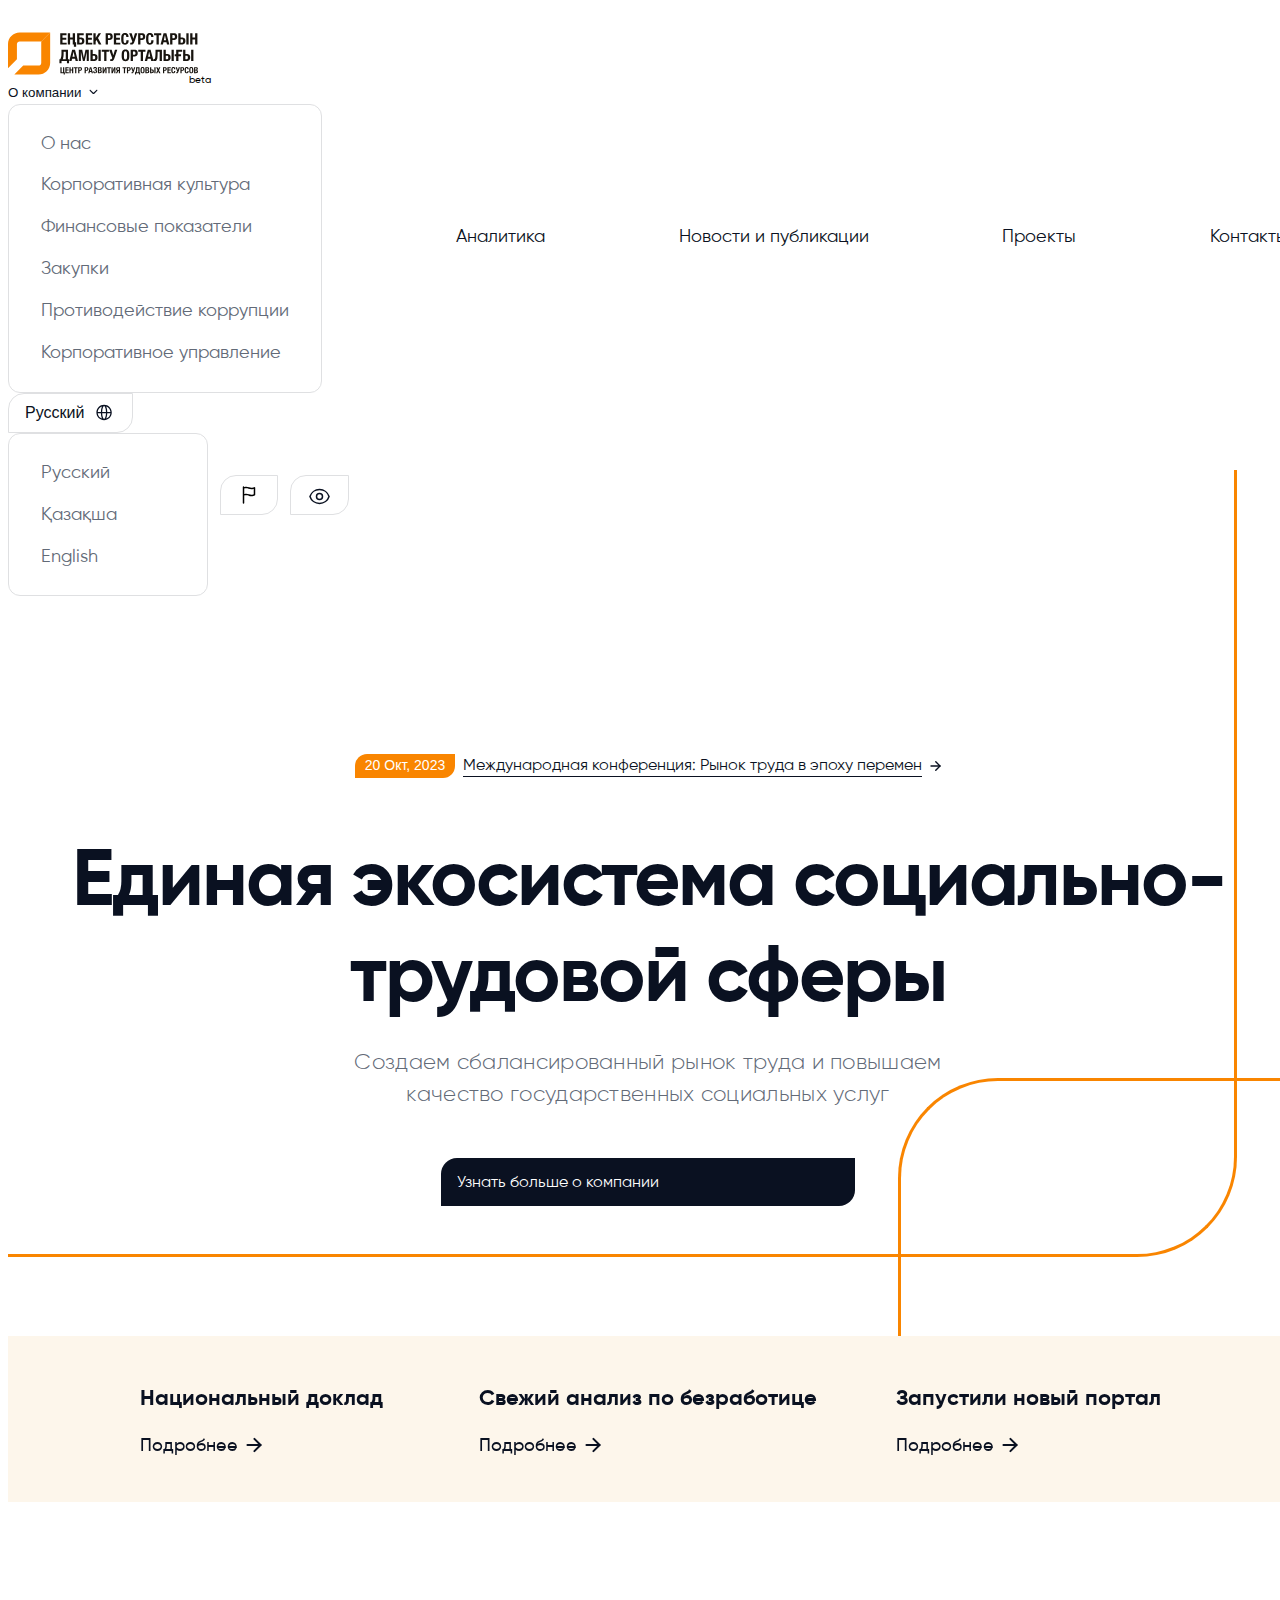
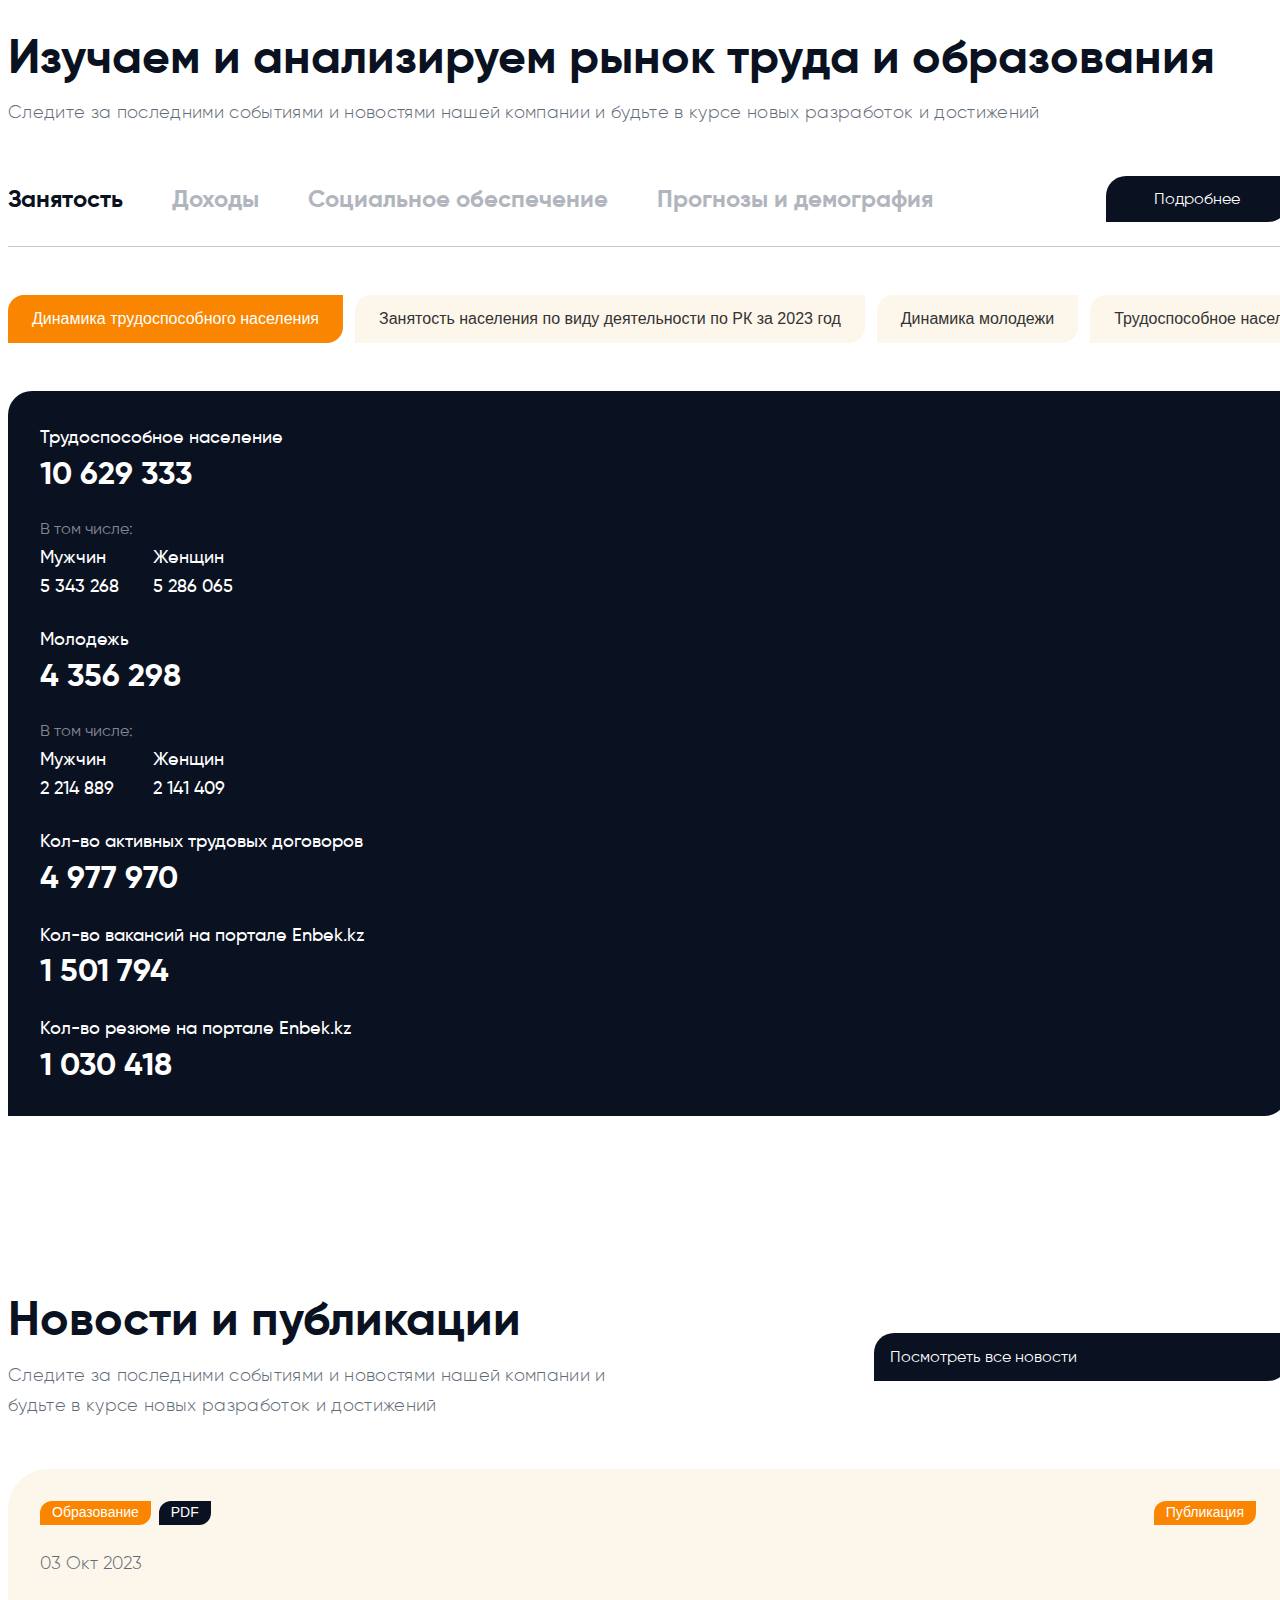
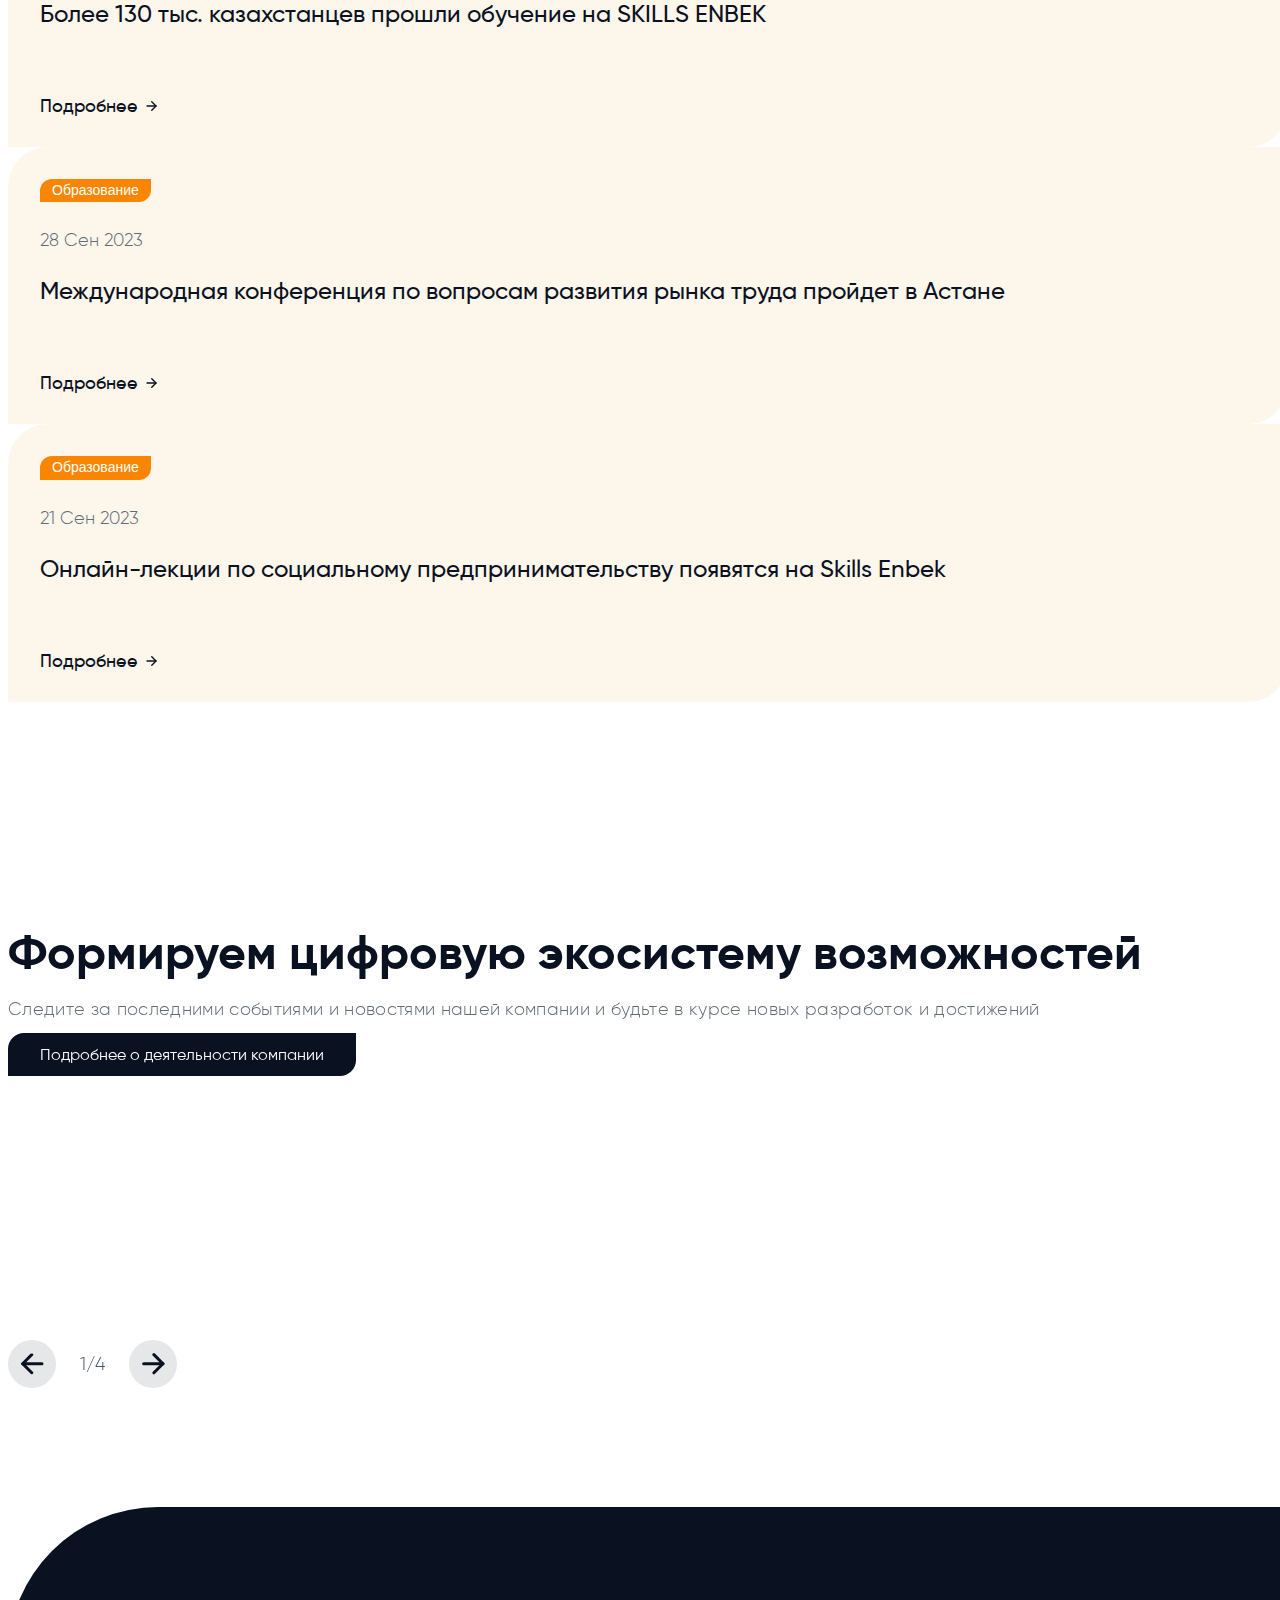
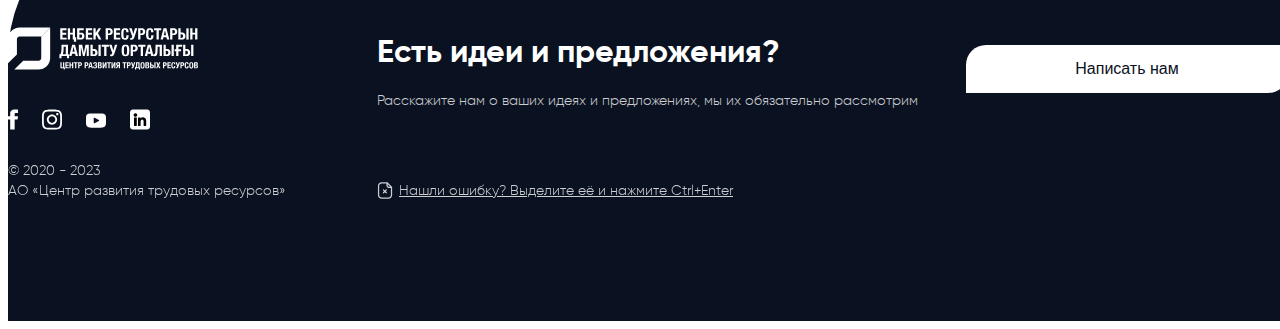
<file: index.html>
<!DOCTYPE html> <html lang="ru" dir="ltr" data-bvi-fontsize="10"> <head> <title>Единая экосистема социально-трудовой сферы</title> <meta charset="utf-8"/> <meta name="viewport" content="width=device-width,initial-scale=1"/> <link href="/favicon.png" rel="icon" type="image/png"> <link href="https://cdn.jsdelivr.net/npm/bootstrap@5.0.2/dist/css/bootstrap.min.css" rel="stylesheet" integrity="sha384-EVSTQN3/azprG1Anm3QDgpJLIm9Nao0Yz1ztcQTwFspd3yD65VohhpuuCOmLASjC" crossorigin="anonymous"> <link href="assets/css/bvi.min.css" rel="stylesheet"> <link href="assets/css/main.css" rel="stylesheet"> <script src="https://cdn.jsdelivr.net/npm/bootstrap@5.0.2/dist/js/bootstrap.bundle.min.js" integrity="sha384-MrcW6ZMFYlzcLA8Nl+NtUVF0sA7MsXsP1UyJoMp4YLEuNSfAP+JcXn/tWtIaxVXM" crossorigin="anonymous"></script> <script src="assets/js/common.js"></script> <link href="assets/css/home.css" rel="stylesheet"> </head> <body> <header id="header" class="header white-type static"> <div class="container header__container"> <div class="row header__row align-items-center justify-content-between"> <a href="/enbek-kz/" data-type="beta" class="header__logo"> <svg width="190" height="43" viewBox="0 0 190 43" fill="none">
<path d="M42.1572 0.499832H11.6345C5.21926 0.499832 0 5.69961 0 12.0914V36.2158L8.92022 27.3289V12.0914C8.92022 10.6002 10.1379 9.38677 11.6345 9.38677H33.237L42.1572 0.499832Z" fill="#F98500"/>
<path d="M33.238 9.387V30.9087C33.238 32.3997 32.0201 33.6131 30.5232 33.6131H15.2285L6.30859 42.5H30.5232C36.939 42.5 42.1582 37.3002 42.1582 30.9087V0.500061L33.238 9.387Z" fill="#F98500"/>
<path d="M183.134 17.785H185.407V29.0139H183.134V17.785ZM178.019 27.2997C178.703 27.2997 179.184 27.1715 179.464 26.9144C179.742 26.6576 179.882 26.1831 179.882 25.4912C179.882 25.1452 179.842 24.8596 179.763 24.634C179.684 24.4087 179.571 24.2306 179.424 24.0993C179.277 23.9684 179.09 23.8766 178.864 23.8241C178.637 23.7717 178.377 23.7454 178.082 23.7454H177.388V27.2997H178.019ZM175.115 17.785H177.388V22.0313H178.587C179.166 22.0313 179.679 22.0917 180.126 22.2121C180.574 22.3328 180.95 22.5294 181.255 22.8018C181.56 23.0747 181.794 23.4309 181.958 23.8713C182.121 24.3117 182.202 24.8463 182.202 25.4754C182.202 26.1151 182.121 26.6604 181.958 27.111C181.794 27.5619 181.558 27.9288 181.247 28.2119C180.937 28.4949 180.558 28.6994 180.111 28.8252C179.663 28.9511 179.156 29.0139 178.587 29.0139H175.115V17.785ZM168.169 24.1386H166.669V22.2829H168.169V17.785H174.183V19.6408H170.442V22.2829H173.062V24.1386H170.442V29.0139H168.169V24.1386ZM163.528 17.785H165.801V29.0139H163.528V17.785ZM158.413 27.2997C159.097 27.2997 159.579 27.1715 159.858 26.9144C160.136 26.6576 160.276 26.1831 160.276 25.4912C160.276 25.1452 160.236 24.8596 160.158 24.634C160.079 24.4087 159.965 24.2306 159.818 24.0993C159.671 23.9684 159.484 23.8766 159.258 23.8241C159.031 23.7717 158.771 23.7454 158.476 23.7454H157.782V27.2997H158.413ZM155.509 17.785H157.782V22.0313H158.982C159.56 22.0313 160.073 22.0917 160.521 22.2121C160.968 22.3328 161.344 22.5294 161.649 22.8018C161.954 23.0747 162.189 23.4309 162.352 23.8713C162.515 24.3117 162.596 24.8463 162.596 25.4754C162.596 26.1151 162.515 26.6604 162.352 27.111C162.189 27.5619 161.952 27.9288 161.641 28.2119C161.331 28.4949 160.952 28.6994 160.505 28.8252C160.057 28.9511 159.55 29.0139 158.982 29.0139H155.509V17.785ZM146.542 29.1083C146.395 29.1083 146.219 29.0977 146.014 29.0769C145.808 29.0557 145.658 29.0348 145.564 29.0139V27.0795C145.616 27.0901 145.677 27.098 145.745 27.1031C145.814 27.1086 145.858 27.111 145.879 27.111C146.058 27.111 146.224 27.098 146.377 27.0717C146.529 27.0456 146.666 26.9458 146.787 26.7729C146.908 26.5999 147.013 26.3247 147.103 25.9472C147.192 25.5698 147.266 25.0351 147.324 24.3431C147.382 23.6511 147.426 22.7731 147.458 21.7089C147.49 20.6448 147.505 19.3368 147.505 17.785H153.93V29.0139H151.657V19.6408H149.652C149.652 20.9618 149.634 22.1153 149.597 23.1007C149.56 24.0863 149.499 24.9303 149.415 25.6327C149.331 26.3352 149.213 26.9119 149.06 27.3626C148.908 27.8135 148.715 28.1674 148.484 28.4242C148.252 28.6813 147.976 28.8593 147.655 28.9589C147.334 29.0584 146.963 29.1083 146.542 29.1083ZM142.28 24.7835L141.191 19.7351H141.16L140.07 24.7835H142.28ZM139.77 17.785H142.58L145.564 29.0139H143.196L142.675 26.6392H139.676L139.155 29.0139H136.787L139.77 17.785ZM132.73 19.6408H130.267V17.785H137.466V19.6408H135.003V29.0139H132.73V19.6408ZM125.958 22.8648C126.41 22.8648 126.776 22.7287 127.055 22.4559C127.334 22.1834 127.473 21.7588 127.473 21.1819C127.473 20.6158 127.352 20.1861 127.11 19.8924C126.868 19.599 126.463 19.4521 125.895 19.4521H124.948V22.8648H125.958ZM122.674 17.785H126.653C127.231 17.785 127.718 17.8821 128.113 18.076C128.507 18.2701 128.825 18.5242 129.068 18.8387C129.31 19.1532 129.483 19.5125 129.589 19.916C129.694 20.3198 129.746 20.7314 129.746 21.1505C129.746 21.7379 129.66 22.2436 129.486 22.6682C129.312 23.0928 129.07 23.4415 128.76 23.714C128.449 23.9868 128.073 24.1912 127.631 24.3273C127.189 24.4638 126.7 24.5318 126.163 24.5318H124.948V29.0139H122.674V17.785ZM117.497 27.5671C117.834 27.5671 118.105 27.4911 118.31 27.339C118.515 27.1872 118.673 26.9458 118.783 26.6156C118.894 26.2853 118.967 25.8556 119.004 25.3261C119.041 24.7967 119.06 24.1544 119.06 23.3995C119.06 22.6446 119.041 22.0052 119.004 21.4808C118.967 20.9567 118.894 20.5269 118.783 20.1912C118.673 19.8558 118.515 19.6121 118.31 19.4599C118.105 19.308 117.834 19.2319 117.497 19.2319C117.16 19.2319 116.889 19.308 116.684 19.4599C116.479 19.6121 116.321 19.8558 116.21 20.1912C116.1 20.5269 116.026 20.9567 115.989 21.4808C115.952 22.0052 115.934 22.6446 115.934 23.3995C115.934 24.1544 115.952 24.7967 115.989 25.3261C116.026 25.8556 116.1 26.2853 116.21 26.6156C116.321 26.9458 116.479 27.1872 116.684 27.339C116.889 27.4911 117.16 27.5671 117.497 27.5671ZM117.497 29.187C116.644 29.187 115.966 29.0478 115.46 28.7702C114.955 28.4925 114.569 28.0993 114.3 27.5907C114.032 27.0823 113.858 26.474 113.779 25.7663C113.7 25.0586 113.661 24.2698 113.661 23.3995C113.661 22.5503 113.7 21.7666 113.779 21.0483C113.858 20.3303 114.032 19.7143 114.3 19.2004C114.569 18.6869 114.955 18.2858 115.46 17.9973C115.966 17.7091 116.644 17.5649 117.497 17.5649C118.349 17.5649 119.028 17.7091 119.533 17.9973C120.038 18.2858 120.425 18.6869 120.693 19.2004C120.962 19.7143 121.135 20.3303 121.214 21.0483C121.293 21.7666 121.333 22.5503 121.333 23.3995C121.333 24.2698 121.293 25.0586 121.214 25.7663C121.135 26.474 120.962 27.0823 120.693 27.5907C120.425 28.0993 120.038 28.4925 119.533 28.7702C119.028 29.0478 118.349 29.187 117.497 29.187ZM103.211 29.0769H102.974C102.911 29.0769 102.845 29.0741 102.776 29.069C102.708 29.0636 102.629 29.0584 102.54 29.0533C102.45 29.0478 102.332 29.0348 102.185 29.0139V27.2997C102.406 27.3312 102.627 27.3469 102.848 27.3469C103.216 27.3469 103.484 27.2525 103.653 27.0638C103.821 26.875 103.979 26.6077 104.126 26.2617L104.237 26.0102L101.143 17.785H103.668L105.326 23.3052L106.92 17.785H109.288L106.589 25.8686C106.399 26.4559 106.212 26.9513 106.028 27.3548C105.844 27.7585 105.631 28.0888 105.389 28.3456C105.147 28.6026 104.852 28.7886 104.505 28.9039C104.158 29.0191 103.726 29.0769 103.211 29.0769ZM96.1861 19.6408H93.7235V17.785H100.922V19.6408H98.4592V29.0139H96.1861V19.6408ZM90.4717 17.785H92.7448V29.0139H90.4717V17.785ZM85.3571 27.2997C86.041 27.2997 86.5226 27.1715 86.8015 26.9144C87.0802 26.6576 87.2198 26.1831 87.2198 25.4912C87.2198 25.1452 87.1804 24.8596 87.1015 24.634C87.0225 24.4087 86.9092 24.2306 86.7621 24.0993C86.6145 23.9684 86.4278 23.8766 86.2017 23.8241C85.9752 23.7717 85.7148 23.7454 85.4203 23.7454H84.7257V27.2997H85.3571ZM82.4525 17.785H84.7257V22.0313H85.9254C86.504 22.0313 87.017 22.0917 87.4645 22.2121C87.9116 22.3328 88.2878 22.5294 88.5931 22.8018C88.8983 23.0747 89.1324 23.4309 89.2956 23.8713C89.4586 24.3117 89.5403 24.8463 89.5403 25.4754C89.5403 26.1151 89.4586 26.6604 89.2956 27.111C89.1324 27.5619 88.8956 27.9288 88.5853 28.2119C88.2747 28.4949 87.8959 28.6994 87.4487 28.8252C87.0013 28.9511 86.4937 29.0139 85.9254 29.0139H82.4525V17.785ZM70.8185 17.785H74.1966L75.8067 25.7113H75.8382L77.4642 17.785H80.8266V29.0139H78.7429V20.0496H78.7112L76.7065 29.0139H74.9385L72.9337 20.0496H72.9022V29.0139H70.8185V17.785ZM66.6984 24.7835L65.6092 19.7351H65.5776L64.4884 24.7835H66.6984ZM64.1885 17.785H66.9984L69.9818 29.0139H67.614L67.093 26.6392H64.0937L63.5729 29.0139H61.205L64.1885 17.785ZM57.7636 27.1581V19.6408H55.6325V21.465C55.6325 21.9054 55.6193 22.3772 55.5931 22.8805C55.5667 23.3837 55.522 23.887 55.459 24.3903C55.3957 24.8935 55.309 25.3838 55.1985 25.8607C55.088 26.3379 54.9483 26.7705 54.7801 27.1581H57.7636ZM51.4336 27.1581H52.3334C52.6175 26.6235 52.8358 26.102 52.9885 25.5934C53.1409 25.0849 53.2514 24.5633 53.32 24.0285C53.3883 23.4939 53.4305 22.941 53.4462 22.3694C53.462 21.798 53.4699 21.1819 53.4699 20.5214V17.785H59.9894V27.1581H61.047V31.2314H58.9475V29.0139H53.5331V31.2314H51.4336V27.1581Z" fill="#18140F"/>
<path d="M187.747 40.3028C188.04 40.3028 188.277 40.2382 188.458 40.1089C188.639 39.9795 188.729 39.7406 188.729 39.3919C188.729 39.2176 188.705 39.0729 188.657 38.9575C188.609 38.8423 188.544 38.7496 188.462 38.6792C188.38 38.6089 188.283 38.5598 188.17 38.5315C188.057 38.5035 187.933 38.4893 187.798 38.4893H187.273V40.3028H187.747ZM187.62 37.646C187.959 37.646 188.205 37.5856 188.361 37.4646C188.516 37.3437 188.593 37.1398 188.593 36.8531C188.593 36.5663 188.523 36.3639 188.382 36.2458C188.241 36.1278 188.018 36.0686 187.713 36.0686H187.273V37.646H187.62ZM186.054 35.1746H188.094C188.342 35.1746 188.572 35.1999 188.784 35.2505C188.996 35.3011 189.178 35.3855 189.33 35.5036C189.482 35.6216 189.601 35.7791 189.686 35.9759C189.77 36.1727 189.813 36.4145 189.813 36.7012C189.813 37.0274 189.736 37.3073 189.584 37.5405C189.432 37.7739 189.203 37.9327 188.898 38.0171V38.0339C189.237 38.079 189.505 38.2224 189.702 38.4641C189.9 38.706 189.999 39.0293 189.999 39.4341C189.999 39.6703 189.968 39.8952 189.906 40.1089C189.844 40.3226 189.738 40.5095 189.588 40.6697C189.439 40.83 189.244 40.958 189.004 41.0535C188.764 41.1492 188.466 41.1969 188.111 41.1969H186.054V35.1746ZM183.277 40.421C183.457 40.421 183.603 40.3802 183.713 40.2986C183.823 40.2172 183.907 40.0877 183.967 39.9106C184.026 39.7335 184.065 39.5029 184.085 39.219C184.105 38.9351 184.115 38.5906 184.115 38.1858C184.115 37.7809 184.105 37.438 184.085 37.1568C184.065 36.8757 184.026 36.6451 183.967 36.4651C183.907 36.2853 183.823 36.1545 183.713 36.0728C183.603 35.9914 183.457 35.9506 183.277 35.9506C183.096 35.9506 182.951 35.9914 182.841 36.0728C182.731 36.1545 182.646 36.2853 182.587 36.4651C182.527 36.6451 182.488 36.8757 182.468 37.1568C182.448 37.438 182.439 37.7809 182.439 38.1858C182.439 38.5906 182.448 38.9351 182.468 39.219C182.488 39.5029 182.527 39.7335 182.587 39.9106C182.646 40.0877 182.731 40.2172 182.841 40.2986C182.951 40.3802 183.096 40.421 183.277 40.421ZM183.277 41.2897C182.819 41.2897 182.455 41.2151 182.185 41.0662C181.914 40.9172 181.706 40.7064 181.562 40.4336C181.418 40.1609 181.325 39.8348 181.283 39.4552C181.241 39.0757 181.219 38.6526 181.219 38.1858C181.219 37.7302 181.241 37.31 181.283 36.9247C181.325 36.5397 181.418 36.2093 181.562 35.9337C181.706 35.6583 181.914 35.4432 182.185 35.2885C182.455 35.1339 182.819 35.0566 183.277 35.0566C183.734 35.0566 184.098 35.1339 184.369 35.2885C184.64 35.4432 184.847 35.6583 184.991 35.9337C185.135 36.2093 185.228 36.5397 185.27 36.9247C185.313 37.31 185.334 37.7302 185.334 38.1858C185.334 38.6526 185.313 39.0757 185.27 39.4552C185.228 39.8348 185.135 40.1609 184.991 40.4336C184.847 40.7064 184.64 40.9172 184.369 41.0662C184.098 41.2151 183.734 41.2897 183.277 41.2897ZM178.73 41.2897C178.273 41.2897 177.909 41.2151 177.638 41.0662C177.367 40.9172 177.16 40.7064 177.016 40.4336C176.872 40.1609 176.779 39.8348 176.737 39.4552C176.694 39.0757 176.673 38.6526 176.673 38.1858C176.673 37.7302 176.694 37.31 176.737 36.9247C176.779 36.5397 176.872 36.2093 177.016 35.9337C177.16 35.6583 177.367 35.4432 177.638 35.2885C177.909 35.1339 178.273 35.0566 178.73 35.0566C179.165 35.0566 179.508 35.1269 179.759 35.2673C180.01 35.408 180.198 35.5865 180.322 35.8029C180.446 36.0196 180.524 36.2529 180.555 36.503C180.586 36.7533 180.601 36.9881 180.601 37.2074H179.382C179.382 36.7687 179.33 36.4497 179.226 36.25C179.121 36.0505 178.931 35.9506 178.654 35.9506C178.502 35.9506 178.376 35.9914 178.277 36.0728C178.179 36.1545 178.101 36.2867 178.045 36.4693C177.988 36.6521 177.949 36.8911 177.926 37.1862C177.903 37.4815 177.892 37.8429 177.892 38.2702C177.892 38.7256 177.908 39.0939 177.939 39.375C177.97 39.6562 178.018 39.8741 178.083 40.0287C178.147 40.1834 178.229 40.2874 178.328 40.3408C178.427 40.3943 178.541 40.421 178.671 40.421C178.778 40.421 178.878 40.4027 178.972 40.366C179.065 40.3296 179.145 40.2565 179.213 40.1467C179.281 40.0371 179.334 39.8826 179.374 39.6829C179.413 39.4833 179.433 39.2204 179.433 38.8942H180.652C180.652 39.2261 180.627 39.5367 180.576 39.8262C180.525 40.116 180.431 40.369 180.292 40.5854C180.154 40.802 179.959 40.9734 179.708 41.0999C179.457 41.2265 179.131 41.2897 178.73 41.2897ZM174.167 37.8989C174.41 37.8989 174.606 37.8259 174.756 37.6796C174.905 37.5335 174.98 37.3057 174.98 36.9965C174.98 36.6928 174.915 36.4623 174.785 36.3049C174.655 36.1475 174.438 36.0686 174.133 36.0686H173.625V37.8989H174.167ZM172.406 35.1746H174.539C174.85 35.1746 175.111 35.2267 175.323 35.3307C175.534 35.4348 175.705 35.571 175.835 35.7397C175.965 35.9084 176.058 36.1011 176.114 36.3175C176.171 36.534 176.199 36.7547 176.199 36.9796C176.199 37.2945 176.152 37.5658 176.059 37.7936C175.966 38.0213 175.836 38.2083 175.67 38.3544C175.503 38.5007 175.302 38.6104 175.064 38.6834C174.827 38.7566 174.565 38.793 174.277 38.793H173.625V41.1969H172.406V35.1746ZM168.706 41.2307H168.579C168.545 41.2307 168.51 41.2292 168.473 41.2265C168.437 41.2235 168.394 41.2207 168.346 41.2179C168.299 41.2151 168.235 41.2081 168.156 41.1969V40.2775C168.275 40.2944 168.393 40.3028 168.512 40.3028C168.709 40.3028 168.853 40.2522 168.943 40.1511C169.034 40.0498 169.118 39.9064 169.197 39.7209L169.257 39.5859L167.597 35.1746H168.952L169.841 38.1352L170.696 35.1746H171.966L170.518 39.51C170.417 39.825 170.316 40.0907 170.218 40.307C170.119 40.5235 170.004 40.7007 169.875 40.8384C169.745 40.9763 169.587 41.0761 169.401 41.1379C169.214 41.1997 168.983 41.2307 168.706 41.2307ZM165.388 41.2897C164.93 41.2897 164.566 41.2151 164.295 41.0662C164.025 40.9172 163.817 40.7064 163.673 40.4336C163.529 40.1609 163.436 39.8348 163.394 39.4552C163.351 39.0757 163.33 38.6526 163.33 38.1858C163.33 37.7302 163.351 37.31 163.394 36.9247C163.436 36.5397 163.529 36.2093 163.673 35.9337C163.817 35.6583 164.025 35.4432 164.295 35.2885C164.566 35.1339 164.93 35.0566 165.388 35.0566C165.822 35.0566 166.165 35.1269 166.416 35.2673C166.667 35.408 166.855 35.5865 166.979 35.8029C167.103 36.0196 167.181 36.2529 167.212 36.503C167.243 36.7533 167.259 36.9881 167.259 37.2074H166.039C166.039 36.7687 165.987 36.4497 165.883 36.25C165.778 36.0505 165.588 35.9506 165.311 35.9506C165.159 35.9506 165.033 35.9914 164.935 36.0728C164.836 36.1545 164.758 36.2867 164.702 36.4693C164.645 36.6521 164.606 36.8911 164.583 37.1862C164.561 37.4815 164.549 37.8429 164.549 38.2702C164.549 38.7256 164.565 39.0939 164.596 39.375C164.627 39.6562 164.675 39.8741 164.74 40.0287C164.805 40.1834 164.887 40.2874 164.986 40.3408C165.084 40.3943 165.198 40.421 165.328 40.421C165.435 40.421 165.536 40.4027 165.629 40.366C165.722 40.3296 165.802 40.2565 165.87 40.1467C165.938 40.0371 165.992 39.8826 166.031 39.6829C166.07 39.4833 166.09 39.2204 166.09 38.8942H167.309C167.309 39.2261 167.284 39.5367 167.233 39.8262C167.182 40.116 167.088 40.369 166.95 40.5854C166.811 40.802 166.616 40.9734 166.365 41.0999C166.114 41.2265 165.788 41.2897 165.388 41.2897ZM159.385 35.1746H162.763V36.1699H160.604V37.5869H162.636V38.5821H160.604V40.2017H162.848V41.1969H159.385V35.1746ZM156.752 37.8989C156.995 37.8989 157.191 37.8259 157.34 37.6796C157.49 37.5335 157.565 37.3057 157.565 36.9965C157.565 36.6928 157.5 36.4623 157.37 36.3049C157.24 36.1475 157.023 36.0686 156.718 36.0686H156.21V37.8989H156.752ZM154.991 35.1746H157.125C157.435 35.1746 157.696 35.2267 157.908 35.3307C158.119 35.4348 158.29 35.571 158.42 35.7397C158.55 35.9084 158.643 36.1011 158.699 36.3175C158.756 36.534 158.784 36.7547 158.784 36.9796C158.784 37.2945 158.737 37.5658 158.644 37.7936C158.551 38.0213 158.421 38.2083 158.255 38.3544C158.088 38.5007 157.887 38.6104 157.649 38.6834C157.412 38.7566 157.15 38.793 156.862 38.793H156.21V41.1969H154.991V35.1746ZM149.547 38.152L148.159 35.1746H149.505L150.284 37.123L151.054 35.1746H152.383L150.978 38.152L152.485 41.1969H151.114L150.242 39.1557L149.378 41.1969H148.04L149.547 38.152ZM146.347 35.1746H147.566V41.1969H146.347V35.1746ZM143.604 40.2775C143.971 40.2775 144.229 40.2088 144.379 40.0709C144.528 39.9332 144.603 39.6787 144.603 39.3076C144.603 39.122 144.582 38.9689 144.539 38.8478C144.497 38.727 144.437 38.6314 144.357 38.5611C144.278 38.4909 144.178 38.4417 144.057 38.4135C143.935 38.3855 143.796 38.3713 143.638 38.3713H143.265V40.2775H143.604ZM142.046 35.1746H143.265V37.4519H143.909C144.219 37.4519 144.494 37.4844 144.734 37.5489C144.974 37.6136 145.176 37.7191 145.34 37.8652C145.503 38.0116 145.629 38.2026 145.716 38.4388C145.804 38.675 145.847 38.9617 145.847 39.2992C145.847 39.6422 145.804 39.9346 145.716 40.1763C145.629 40.4182 145.502 40.6149 145.335 40.7667C145.169 40.9186 144.966 41.0282 144.726 41.0957C144.486 41.1631 144.214 41.1969 143.909 41.1969H142.046V35.1746ZM139.032 40.3028C139.326 40.3028 139.563 40.2382 139.743 40.1089C139.924 39.9795 140.014 39.7406 140.014 39.3919C140.014 39.2176 139.99 39.0729 139.942 38.9575C139.894 38.8423 139.829 38.7496 139.748 38.6792C139.666 38.6089 139.568 38.5598 139.456 38.5315C139.343 38.5035 139.219 38.4893 139.083 38.4893H138.558V40.3028H139.032ZM138.905 37.646C139.244 37.646 139.491 37.5856 139.646 37.4646C139.801 37.3437 139.879 37.1398 139.879 36.8531C139.879 36.5663 139.808 36.3639 139.667 36.2458C139.526 36.1278 139.303 36.0686 138.998 36.0686H138.558V37.646H138.905ZM137.339 35.1746H139.379C139.628 35.1746 139.858 35.1999 140.069 35.2505C140.281 35.3011 140.463 35.3855 140.615 35.5036C140.768 35.6216 140.886 35.7791 140.971 35.9759C141.056 36.1727 141.098 36.4145 141.098 36.7012C141.098 37.0274 141.022 37.3073 140.869 37.5405C140.717 37.7739 140.488 37.9327 140.184 38.0171V38.0339C140.522 38.079 140.79 38.2224 140.988 38.4641C141.185 38.706 141.284 39.0293 141.284 39.4341C141.284 39.6703 141.253 39.8952 141.191 40.1089C141.129 40.3226 141.023 40.5095 140.874 40.6697C140.724 40.83 140.529 40.958 140.29 41.0535C140.05 41.1492 139.752 41.1969 139.396 41.1969H137.339V35.1746ZM134.562 40.421C134.743 40.421 134.888 40.3802 134.998 40.2986C135.108 40.2172 135.193 40.0877 135.252 39.9106C135.311 39.7335 135.351 39.5029 135.371 39.219C135.39 38.9351 135.4 38.5906 135.4 38.1858C135.4 37.7809 135.39 37.438 135.371 37.1568C135.351 36.8757 135.311 36.6451 135.252 36.4651C135.193 36.2853 135.108 36.1545 134.998 36.0728C134.888 35.9914 134.743 35.9506 134.562 35.9506C134.381 35.9506 134.236 35.9914 134.126 36.0728C134.016 36.1545 133.931 36.2853 133.872 36.4651C133.813 36.6451 133.773 36.8757 133.754 37.1568C133.734 37.438 133.724 37.7809 133.724 38.1858C133.724 38.5906 133.734 38.9351 133.754 39.219C133.773 39.5029 133.813 39.7335 133.872 39.9106C133.931 40.0877 134.016 40.2172 134.126 40.2986C134.236 40.3802 134.381 40.421 134.562 40.421ZM134.562 41.2897C134.105 41.2897 133.741 41.2151 133.47 41.0662C133.199 40.9172 132.992 40.7064 132.848 40.4336C132.704 40.1609 132.611 39.8348 132.568 39.4552C132.526 39.0757 132.505 38.6526 132.505 38.1858C132.505 37.7302 132.526 37.31 132.568 36.9247C132.611 36.5397 132.704 36.2093 132.848 35.9337C132.992 35.6583 133.199 35.4432 133.47 35.2885C133.741 35.1339 134.105 35.0566 134.562 35.0566C135.019 35.0566 135.383 35.1339 135.654 35.2885C135.925 35.4432 136.133 35.6583 136.276 35.9337C136.421 36.2093 136.514 36.5397 136.556 36.9247C136.598 37.31 136.619 37.7302 136.619 38.1858C136.619 38.6526 136.598 39.0757 136.556 39.4552C136.514 39.8348 136.421 40.1609 136.276 40.4336C136.133 40.7064 135.925 40.9172 135.654 41.0662C135.383 41.2151 135.019 41.2897 134.562 41.2897ZM130.363 40.2017V36.1699H129.22V37.1482C129.22 37.3845 129.213 37.6375 129.199 37.9074C129.185 38.1773 129.161 38.4472 129.127 38.7171C129.093 38.9871 129.046 39.25 128.987 39.5057C128.928 39.7617 128.853 39.9937 128.763 40.2017H130.363ZM126.968 40.2017H127.451C127.603 39.9148 127.72 39.6352 127.802 39.3624C127.884 39.0897 127.943 38.81 127.98 38.5231C128.016 38.2364 128.039 37.9398 128.047 37.6333C128.056 37.3269 128.06 36.9965 128.06 36.6422V35.1746H131.557V40.2017H132.124V42.3862H130.998V41.1969H128.094V42.3862H126.968V40.2017ZM124.03 41.2307H123.903C123.869 41.2307 123.834 41.2292 123.797 41.2265C123.761 41.2235 123.718 41.2207 123.67 41.2179C123.622 41.2151 123.559 41.2081 123.48 41.1969V40.2775C123.598 40.2944 123.717 40.3028 123.835 40.3028C124.033 40.3028 124.177 40.2522 124.267 40.1511C124.357 40.0498 124.442 39.9064 124.521 39.7209L124.58 39.5859L122.921 35.1746H124.276L125.165 38.1352L126.02 35.1746H127.29L125.842 39.51C125.74 39.825 125.64 40.0907 125.541 40.307C125.443 40.5235 125.328 40.7007 125.198 40.8384C125.069 40.9763 124.911 41.0761 124.724 41.1379C124.538 41.1997 124.307 41.2307 124.03 41.2307ZM120.694 37.8989C120.937 37.8989 121.133 37.8259 121.283 37.6796C121.432 37.5335 121.507 37.3057 121.507 36.9965C121.507 36.6928 121.442 36.4623 121.312 36.3049C121.183 36.1475 120.965 36.0686 120.661 36.0686H120.153V37.8989H120.694ZM118.933 35.1746H121.067C121.377 35.1746 121.638 35.2267 121.85 35.3307C122.062 35.4348 122.232 35.571 122.362 35.7397C122.492 35.9084 122.585 36.1011 122.642 36.3175C122.698 36.534 122.726 36.7547 122.726 36.9796C122.726 37.2945 122.68 37.5658 122.587 37.7936C122.494 38.0213 122.364 38.2083 122.197 38.3544C122.031 38.5007 121.829 38.6104 121.592 38.6834C121.355 38.7566 121.092 38.793 120.804 38.793H120.153V41.1969H118.933V35.1746ZM115.869 36.1699H114.548V35.1746H118.409V36.1699H117.088V41.1969H115.869V36.1699ZM110.789 37.9833V36.0686H110.306C109.968 36.0686 109.721 36.1404 109.566 36.2837C109.41 36.4271 109.333 36.6732 109.333 37.0218C109.333 37.3874 109.409 37.639 109.561 37.7766C109.714 37.9145 109.951 37.9833 110.273 37.9833H110.789ZM109.138 38.734C108.811 38.6159 108.554 38.4164 108.368 38.1352C108.181 37.8541 108.088 37.4829 108.088 37.0218C108.088 36.6957 108.133 36.4159 108.224 36.1826C108.314 35.9492 108.442 35.7581 108.609 35.609C108.775 35.46 108.977 35.3504 109.214 35.2801C109.451 35.2097 109.714 35.1746 110.002 35.1746H111.991V41.1969H110.781V38.8774H110.34L109.189 41.1969H107.843L109.138 38.734ZM103.466 35.1746H104.634V39.0377L106.116 35.1746H107.428V41.1969H106.26V37.3423L104.778 41.1969H103.466V35.1746ZM100.401 36.1699H99.0804V35.1746H102.941V36.1699H101.62V41.1969H100.401V36.1699ZM94.6017 35.1746H95.7701V39.0377L97.2516 35.1746H98.5639V41.1969H97.3955V37.3423L95.914 41.1969H94.6017V35.1746ZM91.5878 40.3028C91.8811 40.3028 92.1182 40.2382 92.299 40.1089C92.4795 39.9795 92.5699 39.7406 92.5699 39.3919C92.5699 39.2176 92.5457 39.0729 92.4979 38.9575C92.4499 38.8423 92.3849 38.7496 92.3032 38.6792C92.2212 38.6089 92.1239 38.5598 92.011 38.5315C91.8981 38.5035 91.774 38.4893 91.6386 38.4893H91.1136V40.3028H91.5878ZM91.4608 37.646C91.7994 37.646 92.0462 37.5856 92.2015 37.4646C92.3567 37.3437 92.4344 37.1398 92.4344 36.8531C92.4344 36.5663 92.3637 36.3639 92.2227 36.2458C92.0815 36.1278 91.8587 36.0686 91.5539 36.0686H91.1136V37.646H91.4608ZM89.8945 35.1746H91.9348C92.1832 35.1746 92.4132 35.1999 92.6249 35.2505C92.8366 35.3011 93.0186 35.3855 93.1709 35.5036C93.3233 35.6216 93.4418 35.7791 93.5265 35.9759C93.6112 36.1727 93.6535 36.4145 93.6535 36.7012C93.6535 37.0274 93.5773 37.3073 93.425 37.5405C93.2725 37.7739 93.0439 37.9327 92.7391 38.0171V38.0339C93.0778 38.079 93.3458 38.2224 93.5434 38.4641C93.7409 38.706 93.8398 39.0293 93.8398 39.4341C93.8398 39.6703 93.8087 39.8952 93.7467 40.1089C93.6845 40.3226 93.5786 40.5095 93.4292 40.6697C93.2795 40.83 93.0849 40.958 92.845 41.0535C92.6051 41.1492 92.3074 41.1969 91.9518 41.1969H89.8945V35.1746ZM87.0668 41.2897C86.7112 41.2897 86.4108 41.253 86.1652 41.1801C85.9197 41.1071 85.7207 40.9931 85.5683 40.8384C85.4159 40.6839 85.3059 40.4884 85.2382 40.2522C85.1704 40.0161 85.1365 39.7377 85.1365 39.4172V39.3412H86.3556V39.4004C86.3556 39.5353 86.3642 39.6632 86.3811 39.7841C86.398 39.9051 86.4347 40.0133 86.4911 40.1089C86.5475 40.2046 86.6237 40.2804 86.7198 40.3366C86.8156 40.3928 86.9454 40.421 87.1091 40.421C87.3632 40.421 87.5536 40.3464 87.6806 40.1974C87.8077 40.0485 87.8711 39.8108 87.8711 39.4847C87.8711 39.1418 87.8034 38.8985 87.668 38.755C87.5325 38.6117 87.3124 38.5401 87.0076 38.5401H86.8298C86.7451 38.5401 86.6745 38.5429 86.6181 38.5485V37.6038C86.6462 37.6094 86.6844 37.6122 86.7325 37.6122H86.8467C87.1796 37.6122 87.4168 37.5395 87.5579 37.3941C87.6989 37.2486 87.7695 37.008 87.7695 36.6722C87.7695 36.4151 87.713 36.2303 87.6002 36.1185C87.4873 36.0066 87.3321 35.9506 87.1346 35.9506C86.9484 35.9506 86.7903 35.991 86.6604 36.0717C86.5306 36.1525 86.4516 36.2847 86.4234 36.4683C86.412 36.5298 86.405 36.5826 86.4022 36.6272C86.3994 36.6718 86.398 36.733 86.398 36.8109H85.2043V36.7603C85.2043 36.1924 85.3707 35.7665 85.7038 35.4824C86.0367 35.1986 86.5194 35.0566 87.1515 35.0566C87.7385 35.0566 88.1886 35.1929 88.5018 35.4656C88.8151 35.7384 88.9718 36.1306 88.9718 36.6422C88.9718 36.7885 88.9534 36.9347 88.9168 37.0808C88.8799 37.2271 88.8235 37.3621 88.7474 37.4857C88.6712 37.6094 88.5765 37.7176 88.4637 37.8104C88.3508 37.9032 88.2211 37.9694 88.0743 38.0087C88.4073 38.0818 88.667 38.2322 88.8532 38.4599C89.0394 38.6876 89.1326 39.0039 89.1326 39.4088C89.1326 40.0498 88.9534 40.5235 88.595 40.83C88.2365 41.1365 87.7272 41.2897 87.0668 41.2897ZM83.1893 38.928L82.6052 36.2205H82.5882L82.0041 38.928H83.1893ZM81.8432 35.1746H83.3501L84.9503 41.1969H83.6804L83.401 39.9232H81.7924L81.5131 41.1969H80.2431L81.8432 35.1746ZM78.372 37.8989C78.6146 37.8989 78.8109 37.8259 78.9604 37.6796C79.1099 37.5335 79.1847 37.3057 79.1847 36.9965C79.1847 36.6928 79.1199 36.4623 78.9901 36.3049C78.8601 36.1475 78.6429 36.0686 78.3382 36.0686H77.8302V37.8989H78.372ZM76.6111 35.1746H78.7446C79.0549 35.1746 79.316 35.2267 79.5277 35.3307C79.7393 35.4348 79.91 35.571 80.0398 35.7397C80.1696 35.9084 80.2628 36.1011 80.3193 36.3175C80.3756 36.534 80.4039 36.7547 80.4039 36.9796C80.4039 37.2945 80.3573 37.5658 80.2642 37.7936C80.1711 38.0213 80.0412 38.2083 79.8748 38.3544C79.7083 38.5007 79.5064 38.6104 79.2694 38.6834C79.0324 38.7566 78.7699 38.793 78.4821 38.793H77.8302V41.1969H76.6111V35.1746ZM71.9462 37.8989C72.1888 37.8989 72.3849 37.8259 72.5346 37.6796C72.6841 37.5335 72.7589 37.3057 72.7589 36.9965C72.7589 36.6928 72.6939 36.4623 72.5642 36.3049C72.4343 36.1475 72.2171 36.0686 71.9123 36.0686H71.4044V37.8989H71.9462ZM70.1852 35.1746H72.3187C72.629 35.1746 72.8902 35.2267 73.1018 35.3307C73.3134 35.4348 73.4841 35.571 73.614 35.7397C73.7438 35.9084 73.8369 36.1011 73.8934 36.3175C73.9498 36.534 73.978 36.7547 73.978 36.9796C73.978 37.2945 73.9315 37.5658 73.8384 37.7936C73.7452 38.0213 73.6153 38.2083 73.4489 38.3544C73.2823 38.5007 73.0806 38.6104 72.8436 38.6834C72.6066 38.7566 72.3441 38.793 72.0562 38.793H71.4044V41.1969H70.1852V35.1746ZM67.1205 36.1699H65.7997V35.1746H69.6603V36.1699H68.3396V41.1969H67.1205V36.1699ZM61.4143 35.1746H62.6334V37.4773H64.0557V35.1746H65.2749V41.1969H64.0557V38.5231H62.6334V41.1969H61.4143V35.1746ZM57.342 35.1746H60.72V36.1699H58.5612V37.5869H60.593V38.5821H58.5612V40.2017H60.8047V41.1969H57.342V35.1746ZM55.7081 41.1969H52.4062V35.1746H53.6254V40.2017H55.0477V35.1746H56.2668V40.2017H56.8341V42.3862H55.7081V41.1969Z" fill="#18140F"/>
<path d="M67.0146 1.27139H64.7415V5.56484H62.0895V1.27139H59.8164V12.5003H62.0895V7.51492H64.7415V12.5003H65.8781V14.7461H68.1512V10.2545H67.0146V1.27139Z" fill="#18140F"/>
<path d="M102.048 5.94243C101.769 6.21526 101.404 6.35138 100.951 6.35138H99.9411V2.93868H100.888C101.457 2.93868 101.862 3.08555 102.104 3.37894C102.346 3.67256 102.467 4.10242 102.467 4.66851C102.467 5.24524 102.327 5.66996 102.048 5.94243ZM104.061 2.32526C103.819 2.01073 103.501 1.75672 103.106 1.56253C102.711 1.36869 102.225 1.27159 101.646 1.27159H97.668V12.5005H99.9411V8.01835H101.157C101.693 8.01835 102.183 7.95035 102.625 7.81388C103.067 7.67776 103.443 7.47328 103.753 7.20058C104.064 6.9281 104.306 6.57933 104.479 6.15473C104.653 5.73013 104.74 5.22444 104.74 4.63708C104.74 4.21786 104.687 3.80634 104.582 3.40254C104.477 2.99909 104.303 2.6398 104.061 2.32526Z" fill="#18140F"/>
<path d="M54.4958 7.62518H58.2843V5.76939H54.4958V3.12738H58.5211V1.27159H52.2227V12.5005H58.679V10.6447H54.4958V7.62518Z" fill="#18140F"/>
<path d="M108.133 7.62518H111.921V5.76939H108.133V3.12738H112.158V1.27159H105.859V12.5005H112.316V10.6447H108.133V7.62518Z" fill="#18140F"/>
<path d="M93.0426 1.27159H90.58L87.707 5.76939H87.6754V1.27159H85.4023V12.5005H87.6754V9.16643L88.5121 7.89251L90.8326 12.5005H93.3898L89.9802 6.08393L93.0426 1.27159Z" fill="#18140F"/>
<path d="M73.9594 9.85836C73.8856 10.0891 73.7724 10.2727 73.62 10.4088C73.4673 10.5452 73.2752 10.6396 73.0438 10.6919C72.8122 10.7445 72.5333 10.7705 72.2071 10.7705H71.4021V7.3263H72.2703C72.8702 7.3263 73.3201 7.43917 73.62 7.66443C73.92 7.89006 74.0699 8.3226 74.0699 8.96196C74.0699 9.32907 74.0329 9.62783 73.9594 9.85836ZM75.4432 6.3356C75.1379 6.07364 74.7617 5.88494 74.3146 5.76939C73.8672 5.65418 73.3595 5.59635 72.7913 5.59635H71.4021V3.12726H75.7116V1.27159H69.1289V12.5005H72.6176C73.2175 12.5005 73.7487 12.4375 74.212 12.3117C74.6749 12.186 75.0695 11.9815 75.3959 11.6984C75.722 11.4153 75.9693 11.0512 76.1378 10.6053C76.306 10.1598 76.3903 9.61732 76.3903 8.97761C76.3903 8.34854 76.3087 7.81656 76.1457 7.38145C75.9824 6.94645 75.7484 6.59779 75.4432 6.3356Z" fill="#18140F"/>
<path d="M80.0817 7.62518H83.8703V5.76939H80.0817V3.12738H84.107V1.27159H77.8086V12.5005H84.2649V10.6447H80.0817V7.62518Z" fill="#18140F"/>
<path d="M174.677 10.401C174.398 10.658 173.917 10.7863 173.233 10.7863H172.601V7.23201H173.296C173.59 7.23201 173.851 7.2583 174.077 7.31064C174.303 7.36322 174.49 7.45494 174.638 7.58592C174.785 7.71713 174.898 7.89531 174.977 8.12058C175.056 8.3462 175.095 8.63176 175.095 8.97773C175.095 9.66966 174.956 10.1442 174.677 10.401ZM176.469 6.2884C176.163 6.01592 175.787 5.81928 175.34 5.6987C174.893 5.57824 174.38 5.51783 173.801 5.51783H172.601V1.27159H170.328V12.5005H173.801C174.369 12.5005 174.877 12.4376 175.324 12.3118C175.771 12.186 176.15 11.9815 176.461 11.6984C176.771 11.4154 177.008 11.0485 177.171 10.5976C177.334 10.1468 177.416 9.60166 177.416 8.96196C177.416 8.33288 177.334 7.79822 177.171 7.35784C177.008 6.91747 176.774 6.56122 176.469 6.2884Z" fill="#18140F"/>
<path d="M178.348 12.5005H180.621V1.27159H178.348V12.5005Z" fill="#18140F"/>
<path d="M166.517 5.94243C166.238 6.21526 165.872 6.35138 165.42 6.35138H164.41V2.93868H165.357C165.925 2.93868 166.33 3.08555 166.572 3.37894C166.814 3.67256 166.936 4.10242 166.936 4.66851C166.936 5.24524 166.796 5.66996 166.517 5.94243ZM168.53 2.32526C168.288 2.01073 167.969 1.75672 167.575 1.56253C167.18 1.36869 166.693 1.27159 166.115 1.27159H162.137V12.5005H164.41V8.01835H165.625C166.162 8.01835 166.651 7.95035 167.093 7.81388C167.535 7.67776 167.912 7.47328 168.222 7.20058C168.532 6.9281 168.775 6.57933 168.948 6.15473C169.122 5.73013 169.209 5.22444 169.209 4.63708C169.209 4.21786 169.156 3.80634 169.051 3.40254C168.945 2.99909 168.772 2.6398 168.53 2.32526Z" fill="#18140F"/>
<path d="M155.854 8.27002L156.943 3.22179H156.975L158.064 8.27002H155.854ZM155.554 1.27159L152.57 12.5005H154.938L155.459 10.1258H158.458L158.979 12.5005H161.347L158.364 1.27159H155.554Z" fill="#18140F"/>
<path d="M187.124 1.27159V5.56503H184.472V1.27159H182.199V12.5005H184.472V7.51511H187.124V12.5005H189.397V1.27159H187.124Z" fill="#18140F"/>
<path d="M118.25 9.67791C118.177 10.0502 118.077 10.3384 117.951 10.5429C117.824 10.7474 117.674 10.8837 117.501 10.9518C117.327 11.0201 117.14 11.0539 116.94 11.0539C116.698 11.0539 116.485 11.0044 116.301 10.9046C116.117 10.8051 115.964 10.6112 115.843 10.3226C115.722 10.0345 115.632 9.62825 115.575 9.10387C115.517 8.57972 115.488 7.89292 115.488 7.04372C115.488 6.24698 115.509 5.57328 115.551 5.02284C115.593 4.4724 115.667 4.02689 115.772 3.68606C115.877 3.34547 116.022 3.09893 116.206 2.94681C116.39 2.79503 116.624 2.71885 116.909 2.71885C117.424 2.71885 117.779 2.90509 117.974 3.27712C118.169 3.64937 118.266 4.24433 118.266 5.0621H120.539C120.539 4.65315 120.51 4.21558 120.453 3.74892C120.395 3.28249 120.25 2.84737 120.018 2.44357C119.787 2.04012 119.437 1.70712 118.969 1.44493C118.5 1.18297 117.861 1.05176 117.051 1.05176C116.198 1.05176 115.52 1.19606 115.014 1.48431C114.509 1.77279 114.122 2.17379 113.854 2.6873C113.586 3.20117 113.412 3.81727 113.333 4.53526C113.254 5.25348 113.215 6.03714 113.215 6.88645C113.215 7.7568 113.254 8.5456 113.333 9.2533C113.412 9.96101 113.586 10.5692 113.854 11.0775C114.122 11.5863 114.509 11.9794 115.014 12.2571C115.52 12.5348 116.198 12.6738 117.051 12.6738C117.798 12.6738 118.406 12.5559 118.874 12.32C119.342 12.0841 119.705 11.7645 119.963 11.3607C120.221 10.9572 120.397 10.4854 120.492 9.94524C120.587 9.40543 120.634 8.82625 120.634 8.20746H118.361C118.361 8.81562 118.324 9.30588 118.25 9.67791Z" fill="#18140F"/>
<path d="M125.355 6.79176L123.698 1.2716H121.172L124.266 9.49675L124.155 9.74842C124.008 10.0944 123.85 10.3617 123.682 10.5504C123.513 10.7391 123.245 10.8335 122.877 10.8335C122.656 10.8335 122.435 10.8178 122.214 10.7863V12.5006C122.361 12.5214 122.479 12.5345 122.569 12.5399C122.658 12.545 122.737 12.5502 122.806 12.5556C122.874 12.5608 122.94 12.5635 123.003 12.5635H123.24C123.755 12.5635 124.187 12.5058 124.534 12.3904C124.882 12.2752 125.176 12.0892 125.418 11.8322C125.66 11.5754 125.873 11.2452 126.058 10.8414C126.242 10.4379 126.429 9.9425 126.618 9.35525L129.317 1.2716H126.949L125.355 6.79176Z" fill="#18140F"/>
<path d="M134.521 5.94243C134.242 6.21526 133.876 6.35138 133.424 6.35138H132.414V2.93868H133.361C133.929 2.93868 134.334 3.08555 134.576 3.37894C134.818 3.67256 134.939 4.10242 134.939 4.66851C134.939 5.24524 134.8 5.66996 134.521 5.94243ZM136.534 2.32526C136.292 2.01073 135.973 1.75672 135.579 1.56253C135.184 1.36869 134.697 1.27159 134.119 1.27159H130.141V12.5005H132.414V8.01835H133.629C134.166 8.01835 134.655 7.95035 135.097 7.81388C135.539 7.67776 135.915 7.47328 136.226 7.20058C136.536 6.9281 136.778 6.57933 136.952 6.15473C137.126 5.73013 137.213 5.22444 137.213 4.63708C137.213 4.21786 137.16 3.80634 137.055 3.40254C136.949 2.99909 136.776 2.6398 136.534 2.32526Z" fill="#18140F"/>
<path d="M143.129 9.67791C143.056 10.0502 142.956 10.3384 142.829 10.5429C142.703 10.7474 142.553 10.8837 142.379 10.9518C142.206 11.0201 142.019 11.0539 141.819 11.0539C141.577 11.0539 141.364 11.0044 141.18 10.9046C140.996 10.8051 140.843 10.6112 140.722 10.3226C140.601 10.0345 140.511 9.62825 140.454 9.10387C140.396 8.57972 140.367 7.89292 140.367 7.04372C140.367 6.24698 140.388 5.57328 140.43 5.02284C140.472 4.4724 140.546 4.02689 140.651 3.68606C140.756 3.34547 140.901 3.09893 141.085 2.94681C141.269 2.79503 141.503 2.71885 141.788 2.71885C142.303 2.71885 142.658 2.90509 142.853 3.27712C143.048 3.64937 143.145 4.24433 143.145 5.0621H145.418C145.418 4.65315 145.389 4.21558 145.331 3.74892C145.273 3.28249 145.129 2.84737 144.897 2.44357C144.666 2.04012 144.316 1.70712 143.848 1.44493C143.379 1.18297 142.74 1.05176 141.93 1.05176C141.077 1.05176 140.398 1.19606 139.893 1.48431C139.388 1.77279 139.001 2.17379 138.733 2.6873C138.465 3.20117 138.291 3.81727 138.212 4.53526C138.133 5.25348 138.094 6.03714 138.094 6.88645C138.094 7.7568 138.133 8.5456 138.212 9.2533C138.291 9.96101 138.465 10.5692 138.733 11.0775C139.001 11.5863 139.388 11.9794 139.893 12.2571C140.398 12.5348 141.077 12.6738 141.93 12.6738C142.677 12.6738 143.285 12.5559 143.753 12.32C144.221 12.0841 144.584 11.7645 144.842 11.3607C145.1 10.9572 145.276 10.4854 145.371 9.94524C145.466 9.40543 145.513 8.82625 145.513 8.20746H143.24C143.24 8.81562 143.203 9.30588 143.129 9.67791Z" fill="#18140F"/>
<path d="M153.249 1.27159H146.051V3.12738H148.513V12.5005H150.786V3.12738H153.249V1.27159Z" fill="#18140F"/>
</svg> </a> <nav class="nav"> <ul class="nav__list"> <li class="nav__item"> <div class="dropdown nav__dropdown"> <button class="e-btn nav__link nav__dropdown-btn" type="button" id="dropdownMenuButton1" data-bs-toggle="dropdown" aria-expanded="false"> <span>О компании</span> <svg viewBox="0 0 10 6" fill="none" xmlns="http://www.w3.org/2000/svg"> <path d="M5.04775 4.37608L8.34775 1.07608C8.40925 1.01241 8.48282 0.961622 8.56415 0.926683C8.64549 0.891744 8.73297 0.873353 8.82149 0.872584C8.91001 0.871815 8.99779 0.888682 9.07972 0.922203C9.16166 0.955724 9.23609 1.00523 9.29869 1.06782C9.36128 1.13042 9.41078 1.20485 9.4443 1.28678C9.47782 1.36871 9.49469 1.4565 9.49392 1.54502C9.49315 1.63354 9.47476 1.72102 9.43982 1.80235C9.40488 1.88369 9.3541 1.95725 9.29042 2.01875L5.51909 5.79008C5.39407 5.91506 5.22453 5.98528 5.04775 5.98528C4.87098 5.98528 4.70144 5.91506 4.57642 5.79008L0.805088 2.01875C0.741415 1.95725 0.690626 1.88369 0.655687 1.80235C0.620748 1.72102 0.602357 1.63354 0.601588 1.54502C0.600818 1.4565 0.617686 1.36871 0.651207 1.28678C0.684727 1.20485 0.73423 1.13042 0.796825 1.06782C0.85942 1.00523 0.933854 0.955724 1.01579 0.922203C1.09772 0.888682 1.1855 0.871815 1.27402 0.872584C1.36254 0.873353 1.45002 0.891744 1.53136 0.926683C1.61269 0.961622 1.68626 1.01241 1.74775 1.07608L5.04775 4.37608Z"/> </svg> </button> <div class="dropdown-menu dropdown-menu--full" aria-labelledby="dropdownMenuButton1"> <ul class="dropdown-menu__inner nav__sub-list"> <li class="nav__sub-item"><a class="nav__sub-link" href="/enbek-kz/about">О нас</a></li> <li class="nav__sub-item"><a class="nav__sub-link" href="/enbek-kz/culture">Корпоративная культура</a></li> <li class="nav__sub-item"><a class="nav__sub-link" href="/enbek-kz/finance">Финансовые показатели</a></li> <li class="nav__sub-item"><a class="nav__sub-link" href="/enbek-kz/procurement">Закупки</a></li> <li class="nav__sub-item"><a class="nav__sub-link" href="/enbek-kz/corruption">Противодействие коррупции</a> </li> <li class="nav__sub-item"><a class="nav__sub-link" href="/enbek-kz/corp-info">Корпоративное управление</a> </li> </ul> </div> </div> </li> <li class="nav__item"> <a class="nav__link" href="/enbek-kz/analitics">Аналитика</a> </li> <li class="nav__item"> <a class="nav__link" href="/enbek-kz/news">Новости и публикации</a> </li> <li class="nav__item"> <div class="dropdown nav__dropdown"> <a class="nav__link" href="/enbek-kz/projects">Проекты</a> </div> </li> <li class="nav__item"> <div class="dropdown nav__dropdown"> <a class="nav__link" href="/enbek-kz/contacts">Контакты</a> </div> </li> </ul> </nav> <div class="header__control"> <div class="dropdown language"> <button class="e-btn badge badge--empty language__btn" type="button" id="dropdownMenuButton1" data-bs-toggle="dropdown" aria-expanded="false"> <span>Русский</span> <svg width="24" height="25" viewBox="0 0 24 25" fill="none">
<path fill-rule="evenodd" clip-rule="evenodd" d="M5.45443 11.3333H8.76576C8.82309 9.5113 9.11643 7.8513 9.57643 6.58664C9.69443 6.26264 9.82576 5.95664 9.97176 5.67664C7.52976 6.4933 5.71776 8.6853 5.45443 11.3333ZM12.0898 4C7.67184 4 4.08984 7.582 4.08984 12C4.08984 16.418 7.67184 20 12.0898 20C16.5078 20 20.0898 16.418 20.0898 12C20.0898 7.582 16.5078 4 12.0898 4ZM12.0902 5.3339C11.9896 5.3339 11.8076 5.3879 11.5576 5.6779C11.3102 5.9659 11.0569 6.4219 10.8309 7.04257C10.4329 8.13857 10.1589 9.6379 10.1016 11.3339H14.0789C14.0216 9.6379 13.7476 8.13857 13.3496 7.04257C13.1236 6.4219 12.8702 5.9659 12.6229 5.6779C12.3729 5.3879 12.1909 5.3339 12.0902 5.3339ZM15.4117 11.3333C15.3537 9.5113 15.0611 7.8513 14.6011 6.58664C14.4831 6.26264 14.3517 5.95664 14.2057 5.67664C16.6477 6.4933 18.4597 8.6853 18.7231 11.3333H15.4117ZM14.0789 12.6664H10.1016C10.1589 14.3624 10.4329 15.8617 10.8309 16.9577C11.0569 17.5784 11.3102 18.0344 11.5576 18.3224C11.8076 18.6124 11.9896 18.6664 12.0902 18.6664C12.1909 18.6664 12.3729 18.6124 12.6229 18.3224C12.8702 18.0344 13.1236 17.5784 13.3496 16.9577C13.7476 15.8617 14.0216 14.3624 14.0789 12.6664ZM14.2057 18.323C14.3517 18.043 14.4831 17.737 14.6011 17.413C15.0611 16.1484 15.3537 14.4884 15.4117 12.6664H18.7231C18.4597 15.3144 16.6477 17.5064 14.2057 18.323ZM9.97176 18.323C9.82576 18.043 9.69443 17.737 9.57643 17.413C9.11643 16.1484 8.82309 14.4884 8.76576 12.6664H5.45443C5.71776 15.3144 7.52976 17.5064 9.97176 18.323Z" fill="#0A1121"/>
</svg> </button> <div class="dropdown-menu" aria-labelledby="dropdownMenuButton1"> <ul class="dropdown-menu__inner language__list"> <li class="language__item"><a href="/enbek-kz/">Русский</a></li> <li class="language__item"><a href="/enbek-kz/">Қазақша</a></li> <li class="language__item"><a href="/enbek-kz/">English</a></li> </ul> </div> </div> <a href="/enbek-kz/state-symbols" class="e-btn badge badge--empty state-symbols"> <svg width="24" height="25" viewBox="0 0 24 25" fill="none">
<path d="M12.0465 2.78723C10.2678 2.13191 8.34861 1.99149 6.49967 2.36596L6.0784 2.43617C6.0784 1.92128 5.65712 1.5 5.14222 1.5C4.62733 1.5 4.20605 1.92128 4.20605 2.43617V3.58298V12.3128V22.5638C4.20605 23.0787 4.62733 23.5 5.14222 23.5C5.65712 23.5 6.0784 23.0787 6.0784 22.5638V13.0851L6.87414 12.9213C8.39542 12.617 9.9635 12.734 11.4146 13.2723L11.4614 13.2957C12.6082 13.717 13.8018 13.9277 14.9954 13.9277C15.838 13.9277 16.6571 13.834 17.4763 13.6234L19.0912 13.2255C19.5124 13.1319 19.7933 12.7574 19.7933 12.3128V3.58298C19.7933 3.30213 19.6529 3.02128 19.4422 2.83404C19.2082 2.64681 18.9273 2.6 18.6465 2.67021L17.0316 3.06809C15.3933 3.46596 13.6848 3.37234 12.0933 2.81064L12.0465 2.78723ZM17.4763 4.89362L17.9209 4.7766V11.5872L17.0316 11.8213C15.3933 12.2191 13.6848 12.1255 12.0933 11.5638L12.0465 11.5404C10.8997 11.1191 9.70605 10.9085 8.51244 10.9085C7.83371 10.9085 7.1784 10.9787 6.49967 11.0957L6.0784 11.1894V4.35532L6.87414 4.19149C8.39542 3.88723 9.9635 4.00426 11.4146 4.54255L11.4614 4.56596C13.4039 5.26809 15.4869 5.38511 17.4763 4.89362Z" fill="black"/>
</svg> </a> <button class="bvi-open e-btn badge badge--empty theme"> <svg width="24" height="25" viewBox="0 0 24 25" fill="none">
<path d="M14.9998 12.5C14.9998 14.1569 13.6566 15.5 11.9998 15.5C10.3429 15.5 8.99976 14.1569 8.99976 12.5C8.99976 10.8431 10.3429 9.5 11.9998 9.5C13.6566 9.5 14.9998 10.8431 14.9998 12.5Z" stroke="#0A1121" stroke-width="1.5" stroke-linecap="round" stroke-linejoin="round"/>
<path d="M2.45801 12.5C3.73228 8.44288 7.52257 5.5 12.0002 5.5C16.4778 5.5 20.2681 8.44291 21.5424 12.5C20.2681 16.5571 16.4778 19.5 12.0002 19.5C7.52256 19.5 3.73226 16.5571 2.45801 12.5Z" stroke="#0A1121" stroke-width="1.5" stroke-linecap="round" stroke-linejoin="round"/>
</svg> </button> <div class="mobile-nav"> <button class="e-btn mobile-nav__btn bvi-no-styles"> <span class="bvi-no-styles"></span><span class="bvi-no-styles"></span><span class="bvi-no-styles"></span> </button> <div class="mobile-nav__body"> <div class="container"> <div class="mobile-nav__head"> <a href="/enbek-kz/" class="mobile-nav__logo"> <svg width="190" height="43" viewBox="0 0 190 43" fill="none">
<path d="M42.1572 0.499832H11.6345C5.21926 0.499832 0 5.69961 0 12.0914V36.2158L8.92022 27.3289V12.0914C8.92022 10.6002 10.1379 9.38677 11.6345 9.38677H33.237L42.1572 0.499832Z" fill="#F98500"/>
<path d="M33.237 9.387V30.9087C33.237 32.3997 32.0191 33.6131 30.5223 33.6131H15.2275L6.30762 42.5H30.5223C36.938 42.5 42.1573 37.3002 42.1573 30.9087V0.500061L33.237 9.387Z" fill="#F98500"/>
<path d="M183.134 17.785H185.407V29.0139H183.134V17.785ZM178.02 27.2997C178.704 27.2997 179.185 27.1715 179.464 26.9144C179.743 26.6576 179.882 26.1831 179.882 25.4912C179.882 25.1452 179.843 24.8596 179.764 24.634C179.685 24.4087 179.572 24.2306 179.424 24.0993C179.277 23.9684 179.09 23.8766 178.864 23.8241C178.638 23.7717 178.377 23.7454 178.083 23.7454H177.388V27.2997H178.02ZM175.115 17.785H177.388V22.0313H178.588C179.167 22.0313 179.68 22.0917 180.127 22.2121C180.574 22.3328 180.95 22.5294 181.256 22.8018C181.561 23.0747 181.795 23.4309 181.958 23.8713C182.121 24.3117 182.203 24.8463 182.203 25.4754C182.203 26.1151 182.121 26.6604 181.958 27.111C181.795 27.5619 181.558 27.9288 181.248 28.2119C180.937 28.4949 180.558 28.6994 180.111 28.8252C179.664 28.9511 179.156 29.0139 178.588 29.0139H175.115V17.785ZM168.169 24.1386H166.67V22.2829H168.169V17.785H174.184V19.6408H170.442V22.2829H173.063V24.1386H170.442V29.0139H168.169V24.1386ZM163.528 17.785H165.801V29.0139H163.528V17.785ZM158.414 27.2997C159.098 27.2997 159.579 27.1715 159.858 26.9144C160.137 26.6576 160.276 26.1831 160.276 25.4912C160.276 25.1452 160.237 24.8596 160.158 24.634C160.079 24.4087 159.966 24.2306 159.819 24.0993C159.671 23.9684 159.484 23.8766 159.258 23.8241C159.032 23.7717 158.771 23.7454 158.477 23.7454H157.782V27.2997H158.414ZM155.509 17.785H157.782V22.0313H158.982C159.561 22.0313 160.074 22.0917 160.521 22.2121C160.968 22.3328 161.344 22.5294 161.65 22.8018C161.955 23.0747 162.189 23.4309 162.352 23.8713C162.515 24.3117 162.597 24.8463 162.597 25.4754C162.597 26.1151 162.515 26.6604 162.352 27.111C162.189 27.5619 161.952 27.9288 161.642 28.2119C161.331 28.4949 160.952 28.6994 160.505 28.8252C160.058 28.9511 159.55 29.0139 158.982 29.0139H155.509V17.785ZM146.543 29.1083C146.395 29.1083 146.219 29.0977 146.014 29.0769C145.809 29.0557 145.659 29.0348 145.564 29.0139V27.0795C145.617 27.0901 145.677 27.098 145.746 27.1031C145.814 27.1086 145.859 27.111 145.88 27.111C146.059 27.111 146.224 27.098 146.377 27.0717C146.53 27.0456 146.666 26.9458 146.788 26.7729C146.908 26.5999 147.014 26.3247 147.103 25.9472C147.193 25.5698 147.266 25.0351 147.324 24.3431C147.382 23.6511 147.427 22.7731 147.459 21.7089C147.49 20.6448 147.506 19.3368 147.506 17.785H153.931V29.0139H151.657V19.6408H149.653C149.653 20.9618 149.634 22.1153 149.597 23.1007C149.56 24.0863 149.5 24.9303 149.416 25.6327C149.332 26.3352 149.213 26.9119 149.061 27.3626C148.908 27.8135 148.716 28.1674 148.485 28.4242C148.253 28.6813 147.977 28.8593 147.656 28.9589C147.335 29.0584 146.964 29.1083 146.543 29.1083ZM142.281 24.7835L141.192 19.7351H141.16L140.071 24.7835H142.281ZM139.771 17.785H142.581L145.564 29.0139H143.196L142.675 26.6392H139.676L139.155 29.0139H136.787L139.771 17.785ZM132.73 19.6408H130.268V17.785H137.466V19.6408H135.004V29.0139H132.73V19.6408ZM125.958 22.8648C126.411 22.8648 126.777 22.7287 127.056 22.4559C127.334 22.1834 127.474 21.7588 127.474 21.1819C127.474 20.6158 127.353 20.1861 127.111 19.8924C126.869 19.599 126.463 19.4521 125.895 19.4521H124.948V22.8648H125.958ZM122.675 17.785H126.653C127.232 17.785 127.718 17.8821 128.113 18.076C128.508 18.2701 128.826 18.5242 129.068 18.8387C129.31 19.1532 129.484 19.5125 129.589 19.916C129.694 20.3198 129.747 20.7314 129.747 21.1505C129.747 21.7379 129.66 22.2436 129.486 22.6682C129.313 23.0928 129.071 23.4415 128.76 23.714C128.45 23.9868 128.074 24.1912 127.632 24.3273C127.19 24.4638 126.7 24.5318 126.164 24.5318H124.948V29.0139H122.675V17.785ZM117.497 27.5671C117.834 27.5671 118.105 27.4911 118.31 27.339C118.515 27.1872 118.673 26.9458 118.784 26.6156C118.894 26.2853 118.968 25.8556 119.005 25.3261C119.042 24.7967 119.06 24.1544 119.06 23.3995C119.06 22.6446 119.042 22.0052 119.005 21.4808C118.968 20.9567 118.894 20.5269 118.784 20.1912C118.673 19.8558 118.515 19.6121 118.31 19.4599C118.105 19.308 117.834 19.2319 117.497 19.2319C117.16 19.2319 116.89 19.308 116.684 19.4599C116.479 19.6121 116.321 19.8558 116.211 20.1912C116.1 20.5269 116.027 20.9567 115.99 21.4808C115.953 22.0052 115.934 22.6446 115.934 23.3995C115.934 24.1544 115.953 24.7967 115.99 25.3261C116.027 25.8556 116.1 26.2853 116.211 26.6156C116.321 26.9458 116.479 27.1872 116.684 27.339C116.89 27.4911 117.16 27.5671 117.497 27.5671ZM117.497 29.187C116.645 29.187 115.966 29.0478 115.461 28.7702C114.956 28.4925 114.569 28.0993 114.301 27.5907C114.032 27.0823 113.859 26.474 113.78 25.7663C113.701 25.0586 113.661 24.2698 113.661 23.3995C113.661 22.5503 113.701 21.7666 113.78 21.0483C113.859 20.3303 114.032 19.7143 114.301 19.2004C114.569 18.6869 114.956 18.2858 115.461 17.9973C115.966 17.7091 116.645 17.5649 117.497 17.5649C118.35 17.5649 119.028 17.7091 119.534 17.9973C120.039 18.2858 120.426 18.6869 120.694 19.2004C120.962 19.7143 121.136 20.3303 121.215 21.0483C121.294 21.7666 121.333 22.5503 121.333 23.3995C121.333 24.2698 121.294 25.0586 121.215 25.7663C121.136 26.474 120.962 27.0823 120.694 27.5907C120.426 28.0993 120.039 28.4925 119.534 28.7702C119.028 29.0478 118.35 29.187 117.497 29.187ZM103.211 29.0769H102.974C102.911 29.0769 102.845 29.0741 102.777 29.069C102.708 29.0636 102.63 29.0584 102.54 29.0533C102.451 29.0478 102.332 29.0348 102.185 29.0139V27.2997C102.406 27.3312 102.627 27.3469 102.848 27.3469C103.216 27.3469 103.485 27.2525 103.653 27.0638C103.821 26.875 103.979 26.6077 104.127 26.2617L104.237 26.0102L101.143 17.785H103.669L105.326 23.3052L106.921 17.785H109.289L106.589 25.8686C106.4 26.4559 106.213 26.9513 106.029 27.3548C105.845 27.7585 105.632 28.0888 105.39 28.3456C105.147 28.6026 104.853 28.7886 104.506 28.9039C104.158 29.0191 103.727 29.0769 103.211 29.0769ZM96.1866 19.6408H93.724V17.785H100.922V19.6408H98.4597V29.0139H96.1866V19.6408ZM90.4722 17.785H92.7453V29.0139H90.4722V17.785ZM85.3575 27.2997C86.0415 27.2997 86.5231 27.1715 86.8019 26.9144C87.0807 26.6576 87.2203 26.1831 87.2203 25.4912C87.2203 25.1452 87.1809 24.8596 87.1019 24.634C87.023 24.4087 86.9097 24.2306 86.7625 24.0993C86.615 23.9684 86.4283 23.8766 86.2022 23.8241C85.9757 23.7717 85.7152 23.7454 85.4208 23.7454H84.7262V27.2997H85.3575ZM82.453 17.785H84.7262V22.0313H85.9259C86.5045 22.0313 87.0175 22.0917 87.465 22.2121C87.9121 22.3328 88.2883 22.5294 88.5936 22.8018C88.8988 23.0747 89.1329 23.4309 89.2961 23.8713C89.4591 24.3117 89.5408 24.8463 89.5408 25.4754C89.5408 26.1151 89.4591 26.6604 89.2961 27.111C89.1329 27.5619 88.8961 27.9288 88.5858 28.2119C88.2752 28.4949 87.8964 28.6994 87.4492 28.8252C87.0018 28.9511 86.4942 29.0139 85.9259 29.0139H82.453V17.785ZM70.819 17.785H74.1971L75.8072 25.7113H75.8387L77.4647 17.785H80.8271V29.0139H78.7434V20.0496H78.7117L76.7069 29.0139H74.939L72.9342 20.0496H72.9027V29.0139H70.819V17.785ZM66.6988 24.7835L65.6097 19.7351H65.5781L64.4888 24.7835H66.6988ZM64.189 17.785H66.9988L69.9823 29.0139H67.6144L67.0935 26.6392H64.0942L63.5734 29.0139H61.2055L64.189 17.785ZM57.7641 27.1581V19.6408H55.633V21.465C55.633 21.9054 55.6198 22.3772 55.5936 22.8805C55.5672 23.3837 55.5225 23.887 55.4594 24.3903C55.3962 24.8935 55.3094 25.3838 55.199 25.8607C55.0885 26.3379 54.9488 26.7705 54.7806 27.1581H57.7641ZM51.4341 27.1581H52.3338C52.618 26.6235 52.8363 26.102 52.989 25.5934C53.1414 25.0849 53.2519 24.5633 53.3205 24.0285C53.3888 23.4939 53.431 22.941 53.4467 22.3694C53.4625 21.798 53.4704 21.1819 53.4704 20.5214V17.785H59.9899V27.1581H61.0475V31.2314H58.948V29.0139H53.5336V31.2314H51.4341V27.1581Z" fill="white"/>
<path d="M187.748 40.3028C188.041 40.3028 188.279 40.2382 188.459 40.1089C188.64 39.9795 188.73 39.7406 188.73 39.3919C188.73 39.2176 188.706 39.0729 188.658 38.9575C188.61 38.8423 188.545 38.7496 188.463 38.6792C188.382 38.6089 188.284 38.5598 188.171 38.5315C188.058 38.5035 187.934 38.4893 187.799 38.4893H187.274V40.3028H187.748ZM187.621 37.646C187.96 37.646 188.206 37.5856 188.362 37.4646C188.517 37.3437 188.595 37.1398 188.595 36.8531C188.595 36.5663 188.524 36.3639 188.383 36.2458C188.242 36.1278 188.019 36.0686 187.714 36.0686H187.274V37.646H187.621ZM186.055 35.1746H188.095C188.343 35.1746 188.573 35.1999 188.785 35.2505C188.997 35.3011 189.179 35.3855 189.331 35.5036C189.484 35.6216 189.602 35.7791 189.687 35.9759C189.771 36.1727 189.814 36.4145 189.814 36.7012C189.814 37.0274 189.738 37.3073 189.585 37.5405C189.433 37.7739 189.204 37.9327 188.899 38.0171V38.0339C189.238 38.079 189.506 38.2224 189.704 38.4641C189.901 38.706 190 39.0293 190 39.4341C190 39.6703 189.969 39.8952 189.907 40.1089C189.845 40.3226 189.739 40.5095 189.589 40.6697C189.44 40.83 189.245 40.958 189.005 41.0535C188.765 41.1492 188.468 41.1969 188.112 41.1969H186.055V35.1746ZM183.278 40.421C183.458 40.421 183.604 40.3802 183.714 40.2986C183.824 40.2172 183.909 40.0877 183.968 39.9106C184.027 39.7335 184.067 39.5029 184.086 39.219C184.106 38.9351 184.116 38.5906 184.116 38.1858C184.116 37.7809 184.106 37.438 184.086 37.1568C184.067 36.8757 184.027 36.6451 183.968 36.4651C183.909 36.2853 183.824 36.1545 183.714 36.0728C183.604 35.9914 183.458 35.9506 183.278 35.9506C183.097 35.9506 182.952 35.9914 182.842 36.0728C182.732 36.1545 182.647 36.2853 182.588 36.4651C182.529 36.6451 182.489 36.8757 182.469 37.1568C182.45 37.438 182.44 37.7809 182.44 38.1858C182.44 38.5906 182.45 38.9351 182.469 39.219C182.489 39.5029 182.529 39.7335 182.588 39.9106C182.647 40.0877 182.732 40.2172 182.842 40.2986C182.952 40.3802 183.097 40.421 183.278 40.421ZM183.278 41.2897C182.821 41.2897 182.457 41.2151 182.186 41.0662C181.915 40.9172 181.708 40.7064 181.563 40.4336C181.42 40.1609 181.326 39.8348 181.284 39.4552C181.242 39.0757 181.221 38.6526 181.221 38.1858C181.221 37.7302 181.242 37.31 181.284 36.9247C181.326 36.5397 181.42 36.2093 181.563 35.9337C181.708 35.6583 181.915 35.4432 182.186 35.2885C182.457 35.1339 182.821 35.0566 183.278 35.0566C183.735 35.0566 184.099 35.1339 184.37 35.2885C184.641 35.4432 184.848 35.6583 184.992 35.9337C185.136 36.2093 185.229 36.5397 185.272 36.9247C185.314 37.31 185.335 37.7302 185.335 38.1858C185.335 38.6526 185.314 39.0757 185.272 39.4552C185.229 39.8348 185.136 40.1609 184.992 40.4336C184.848 40.7064 184.641 40.9172 184.37 41.0662C184.099 41.2151 183.735 41.2897 183.278 41.2897ZM178.732 41.2897C178.274 41.2897 177.91 41.2151 177.639 41.0662C177.369 40.9172 177.161 40.7064 177.017 40.4336C176.873 40.1609 176.78 39.8348 176.738 39.4552C176.695 39.0757 176.674 38.6526 176.674 38.1858C176.674 37.7302 176.695 37.31 176.738 36.9247C176.78 36.5397 176.873 36.2093 177.017 35.9337C177.161 35.6583 177.369 35.4432 177.639 35.2885C177.91 35.1339 178.274 35.0566 178.732 35.0566C179.166 35.0566 179.509 35.1269 179.76 35.2673C180.011 35.408 180.199 35.5865 180.323 35.8029C180.447 36.0196 180.525 36.2529 180.556 36.503C180.587 36.7533 180.603 36.9881 180.603 37.2074H179.383C179.383 36.7687 179.331 36.4497 179.227 36.25C179.122 36.0505 178.932 35.9506 178.655 35.9506C178.503 35.9506 178.377 35.9914 178.279 36.0728C178.18 36.1545 178.102 36.2867 178.046 36.4693C177.989 36.6521 177.95 36.8911 177.927 37.1862C177.905 37.4815 177.893 37.8429 177.893 38.2702C177.893 38.7256 177.909 39.0939 177.94 39.375C177.971 39.6562 178.019 39.8741 178.084 40.0287C178.149 40.1834 178.231 40.2874 178.329 40.3408C178.428 40.3943 178.542 40.421 178.672 40.421C178.779 40.421 178.88 40.4027 178.973 40.366C179.066 40.3296 179.146 40.2565 179.214 40.1467C179.282 40.0371 179.335 39.8826 179.375 39.6829C179.414 39.4833 179.434 39.2204 179.434 38.8942H180.653C180.653 39.2261 180.628 39.5367 180.577 39.8262C180.526 40.116 180.432 40.369 180.294 40.5854C180.155 40.802 179.961 40.9734 179.709 41.0999C179.458 41.2265 179.132 41.2897 178.732 41.2897ZM174.168 37.8989C174.411 37.8989 174.607 37.8259 174.757 37.6796C174.906 37.5335 174.981 37.3057 174.981 36.9965C174.981 36.6928 174.916 36.4623 174.786 36.3049C174.656 36.1475 174.439 36.0686 174.134 36.0686H173.626V37.8989H174.168ZM172.407 35.1746H174.541C174.851 35.1746 175.112 35.2267 175.324 35.3307C175.536 35.4348 175.706 35.571 175.836 35.7397C175.966 35.9084 176.059 36.1011 176.116 36.3175C176.172 36.534 176.2 36.7547 176.2 36.9796C176.2 37.2945 176.154 37.5658 176.061 37.7936C175.967 38.0213 175.837 38.2083 175.671 38.3544C175.505 38.5007 175.303 38.6104 175.066 38.6834C174.829 38.7566 174.566 38.793 174.278 38.793H173.626V41.1969H172.407V35.1746ZM168.708 41.2307H168.581C168.547 41.2307 168.511 41.2292 168.475 41.2265C168.438 41.2235 168.396 41.2207 168.348 41.2179C168.3 41.2151 168.236 41.2081 168.157 41.1969V40.2775C168.276 40.2944 168.394 40.3028 168.513 40.3028C168.71 40.3028 168.854 40.2522 168.945 40.1511C169.035 40.0498 169.12 39.9064 169.199 39.7209L169.258 39.5859L167.599 35.1746H168.953L169.842 38.1352L170.697 35.1746H171.967L170.519 39.51C170.418 39.825 170.318 40.0907 170.219 40.307C170.12 40.5235 170.006 40.7007 169.876 40.8384C169.746 40.9763 169.588 41.0761 169.402 41.1379C169.216 41.1997 168.984 41.2307 168.708 41.2307ZM165.389 41.2897C164.932 41.2897 164.568 41.2151 164.297 41.0662C164.026 40.9172 163.818 40.7064 163.674 40.4336C163.53 40.1609 163.437 39.8348 163.395 39.4552C163.353 39.0757 163.332 38.6526 163.332 38.1858C163.332 37.7302 163.353 37.31 163.395 36.9247C163.437 36.5397 163.53 36.2093 163.674 35.9337C163.818 35.6583 164.026 35.4432 164.297 35.2885C164.568 35.1339 164.932 35.0566 165.389 35.0566C165.823 35.0566 166.166 35.1269 166.417 35.2673C166.668 35.408 166.856 35.5865 166.98 35.8029C167.105 36.0196 167.182 36.2529 167.213 36.503C167.244 36.7533 167.26 36.9881 167.26 37.2074H166.041C166.041 36.7687 165.989 36.4497 165.884 36.25C165.78 36.0505 165.589 35.9506 165.313 35.9506C165.16 35.9506 165.035 35.9914 164.936 36.0728C164.837 36.1545 164.759 36.2867 164.703 36.4693C164.647 36.6521 164.607 36.8911 164.585 37.1862C164.562 37.4815 164.551 37.8429 164.551 38.2702C164.551 38.7256 164.566 39.0939 164.597 39.375C164.628 39.6562 164.676 39.8741 164.741 40.0287C164.806 40.1834 164.888 40.2874 164.987 40.3408C165.085 40.3943 165.2 40.421 165.33 40.421C165.437 40.421 165.537 40.4027 165.63 40.366C165.723 40.3296 165.804 40.2565 165.871 40.1467C165.939 40.0371 165.993 39.8826 166.032 39.6829C166.072 39.4833 166.091 39.2204 166.091 38.8942H167.311C167.311 39.2261 167.285 39.5367 167.234 39.8262C167.184 40.116 167.089 40.369 166.951 40.5854C166.813 40.802 166.618 40.9734 166.367 41.0999C166.115 41.2265 165.789 41.2897 165.389 41.2897ZM159.386 35.1746H162.764V36.1699H160.605V37.5869H162.637V38.5821H160.605V40.2017H162.849V41.1969H159.386V35.1746ZM156.753 37.8989C156.996 37.8989 157.192 37.8259 157.342 37.6796C157.491 37.5335 157.566 37.3057 157.566 36.9965C157.566 36.6928 157.501 36.4623 157.371 36.3049C157.241 36.1475 157.024 36.0686 156.719 36.0686H156.211V37.8989H156.753ZM154.992 35.1746H157.126C157.436 35.1746 157.697 35.2267 157.909 35.3307C158.121 35.4348 158.291 35.571 158.421 35.7397C158.551 35.9084 158.644 36.1011 158.7 36.3175C158.757 36.534 158.785 36.7547 158.785 36.9796C158.785 37.2945 158.739 37.5658 158.645 37.7936C158.552 38.0213 158.422 38.2083 158.256 38.3544C158.089 38.5007 157.888 38.6104 157.651 38.6834C157.414 38.7566 157.151 38.793 156.863 38.793H156.211V41.1969H154.992V35.1746ZM149.549 38.152L148.16 35.1746H149.506L150.285 37.123L151.056 35.1746H152.385L150.979 38.152L152.486 41.1969H151.115L150.243 39.1557L149.379 41.1969H148.041L149.549 38.152ZM146.348 35.1746H147.567V41.1969H146.348V35.1746ZM143.605 40.2775C143.972 40.2775 144.23 40.2088 144.38 40.0709C144.529 39.9332 144.604 39.6787 144.604 39.3076C144.604 39.122 144.583 38.9689 144.541 38.8478C144.498 38.727 144.438 38.6314 144.359 38.5611C144.28 38.4909 144.179 38.4417 144.058 38.4135C143.937 38.3855 143.797 38.3713 143.639 38.3713H143.267V40.2775H143.605ZM142.047 35.1746H143.267V37.4519H143.91C144.22 37.4519 144.496 37.4844 144.735 37.5489C144.975 37.6136 145.177 37.7191 145.341 37.8652C145.504 38.0116 145.63 38.2026 145.718 38.4388C145.805 38.675 145.849 38.9617 145.849 39.2992C145.849 39.6422 145.805 39.9346 145.718 40.1763C145.63 40.4182 145.503 40.6149 145.337 40.7667C145.17 40.9186 144.967 41.0282 144.727 41.0957C144.487 41.1631 144.215 41.1969 143.91 41.1969H142.047V35.1746ZM139.034 40.3028C139.327 40.3028 139.564 40.2382 139.745 40.1089C139.925 39.9795 140.016 39.7406 140.016 39.3919C140.016 39.2176 139.991 39.0729 139.944 38.9575C139.896 38.8423 139.831 38.7496 139.749 38.6792C139.667 38.6089 139.57 38.5598 139.457 38.5315C139.344 38.5035 139.22 38.4893 139.084 38.4893H138.559V40.3028H139.034ZM138.907 37.646C139.245 37.646 139.492 37.5856 139.647 37.4646C139.802 37.3437 139.88 37.1398 139.88 36.8531C139.88 36.5663 139.809 36.3639 139.668 36.2458C139.527 36.1278 139.304 36.0686 139 36.0686H138.559V37.646H138.907ZM137.34 35.1746H139.381C139.629 35.1746 139.859 35.1999 140.071 35.2505C140.282 35.3011 140.464 35.3855 140.617 35.5036C140.769 35.6216 140.888 35.7791 140.972 35.9759C141.057 36.1727 141.099 36.4145 141.099 36.7012C141.099 37.0274 141.023 37.3073 140.871 37.5405C140.718 37.7739 140.49 37.9327 140.185 38.0171V38.0339C140.524 38.079 140.792 38.2224 140.989 38.4641C141.187 38.706 141.286 39.0293 141.286 39.4341C141.286 39.6703 141.254 39.8952 141.192 40.1089C141.13 40.3226 141.024 40.5095 140.875 40.6697C140.725 40.83 140.531 40.958 140.291 41.0535C140.051 41.1492 139.753 41.1969 139.398 41.1969H137.34V35.1746ZM134.563 40.421C134.744 40.421 134.889 40.3802 134.999 40.2986C135.109 40.2172 135.194 40.0877 135.253 39.9106C135.313 39.7335 135.352 39.5029 135.372 39.219C135.392 38.9351 135.402 38.5906 135.402 38.1858C135.402 37.7809 135.392 37.438 135.372 37.1568C135.352 36.8757 135.313 36.6451 135.253 36.4651C135.194 36.2853 135.109 36.1545 134.999 36.0728C134.889 35.9914 134.744 35.9506 134.563 35.9506C134.383 35.9506 134.237 35.9914 134.127 36.0728C134.017 36.1545 133.933 36.2853 133.873 36.4651C133.814 36.6451 133.775 36.8757 133.755 37.1568C133.735 37.438 133.725 37.7809 133.725 38.1858C133.725 38.5906 133.735 38.9351 133.755 39.219C133.775 39.5029 133.814 39.7335 133.873 39.9106C133.933 40.0877 134.017 40.2172 134.127 40.2986C134.237 40.3802 134.383 40.421 134.563 40.421ZM134.563 41.2897C134.106 41.2897 133.742 41.2151 133.471 41.0662C133.2 40.9172 132.993 40.7064 132.849 40.4336C132.705 40.1609 132.612 39.8348 132.57 39.4552C132.527 39.0757 132.506 38.6526 132.506 38.1858C132.506 37.7302 132.527 37.31 132.57 36.9247C132.612 36.5397 132.705 36.2093 132.849 35.9337C132.993 35.6583 133.2 35.4432 133.471 35.2885C133.742 35.1339 134.106 35.0566 134.563 35.0566C135.02 35.0566 135.385 35.1339 135.656 35.2885C135.926 35.4432 136.134 35.6583 136.278 35.9337C136.422 36.2093 136.515 36.5397 136.557 36.9247C136.6 37.31 136.621 37.7302 136.621 38.1858C136.621 38.6526 136.6 39.0757 136.557 39.4552C136.515 39.8348 136.422 40.1609 136.278 40.4336C136.134 40.7064 135.926 40.9172 135.656 41.0662C135.385 41.2151 135.02 41.2897 134.563 41.2897ZM130.364 40.2017V36.1699H129.221V37.1482C129.221 37.3845 129.214 37.6375 129.2 37.9074C129.186 38.1773 129.162 38.4472 129.128 38.7171C129.094 38.9871 129.048 39.25 128.988 39.5057C128.929 39.7617 128.854 39.9937 128.764 40.2017H130.364ZM126.969 40.2017H127.452C127.604 39.9148 127.721 39.6352 127.803 39.3624C127.885 39.0897 127.944 38.81 127.981 38.5231C128.018 38.2364 128.04 37.9398 128.049 37.6333C128.057 37.3269 128.061 36.9965 128.061 36.6422V35.1746H131.558V40.2017H132.125V42.3862H130.999V41.1969H128.095V42.3862H126.969V40.2017ZM124.031 41.2307H123.904C123.87 41.2307 123.835 41.2292 123.799 41.2265C123.762 41.2235 123.719 41.2207 123.672 41.2179C123.623 41.2151 123.56 41.2081 123.481 41.1969V40.2775C123.6 40.2944 123.718 40.3028 123.837 40.3028C124.034 40.3028 124.178 40.2522 124.268 40.1511C124.359 40.0498 124.443 39.9064 124.522 39.7209L124.582 39.5859L122.922 35.1746H124.277L125.166 38.1352L126.021 35.1746H127.291L125.843 39.51C125.742 39.825 125.641 40.0907 125.542 40.307C125.444 40.5235 125.329 40.7007 125.2 40.8384C125.07 40.9763 124.912 41.0761 124.726 41.1379C124.539 41.1997 124.308 41.2307 124.031 41.2307ZM120.696 37.8989C120.938 37.8989 121.134 37.8259 121.284 37.6796C121.434 37.5335 121.508 37.3057 121.508 36.9965C121.508 36.6928 121.443 36.4623 121.314 36.3049C121.184 36.1475 120.967 36.0686 120.662 36.0686H120.154V37.8989H120.696ZM118.935 35.1746H121.068C121.379 35.1746 121.64 35.2267 121.851 35.3307C122.063 35.4348 122.234 35.571 122.364 35.7397C122.493 35.9084 122.586 36.1011 122.643 36.3175C122.699 36.534 122.728 36.7547 122.728 36.9796C122.728 37.2945 122.681 37.5658 122.588 37.7936C122.495 38.0213 122.365 38.2083 122.198 38.3544C122.032 38.5007 121.83 38.6104 121.593 38.6834C121.356 38.7566 121.094 38.793 120.806 38.793H120.154V41.1969H118.935V35.1746ZM115.87 36.1699H114.549V35.1746H118.41V36.1699H117.089V41.1969H115.87V36.1699ZM110.79 37.9833V36.0686H110.308C109.969 36.0686 109.722 36.1404 109.567 36.2837C109.412 36.4271 109.334 36.6732 109.334 37.0218C109.334 37.3874 109.41 37.639 109.563 37.7766C109.715 37.9145 109.952 37.9833 110.274 37.9833H110.79ZM109.139 38.734C108.812 38.6159 108.555 38.4164 108.369 38.1352C108.183 37.8541 108.09 37.4829 108.09 37.0218C108.09 36.6957 108.135 36.4159 108.225 36.1826C108.315 35.9492 108.444 35.7581 108.61 35.609C108.777 35.46 108.979 35.3504 109.216 35.2801C109.453 35.2097 109.715 35.1746 110.003 35.1746H111.992V41.1969H110.782V38.8774H110.342L109.19 41.1969H107.844L109.139 38.734ZM103.467 35.1746H104.635V39.0377L106.117 35.1746H107.429V41.1969H106.261V37.3423L104.779 41.1969H103.467V35.1746ZM100.402 36.1699H99.0816V35.1746H102.942V36.1699H101.621V41.1969H100.402V36.1699ZM94.603 35.1746H95.7713V39.0377L97.2529 35.1746H98.5651V41.1969H97.3968V37.3423L95.9152 41.1969H94.603V35.1746ZM91.589 40.3028C91.8823 40.3028 92.1195 40.2382 92.3002 40.1089C92.4807 39.9795 92.5711 39.7406 92.5711 39.3919C92.5711 39.2176 92.5469 39.0729 92.4991 38.9575C92.4511 38.8423 92.3862 38.7496 92.3044 38.6792C92.2224 38.6089 92.1251 38.5598 92.0123 38.5315C91.8993 38.5035 91.7752 38.4893 91.6398 38.4893H91.1149V40.3028H91.589ZM91.462 37.646C91.8006 37.646 92.0475 37.5856 92.2027 37.4646C92.3579 37.3437 92.4356 37.1398 92.4356 36.8531C92.4356 36.5663 92.3649 36.3639 92.224 36.2458C92.0827 36.1278 91.8599 36.0686 91.5551 36.0686H91.1149V37.646H91.462ZM89.8957 35.1746H91.936C92.1844 35.1746 92.4144 35.1999 92.6261 35.2505C92.8378 35.3011 93.0198 35.3855 93.1722 35.5036C93.3245 35.6216 93.4431 35.7791 93.5277 35.9759C93.6124 36.1727 93.6548 36.4145 93.6548 36.7012C93.6548 37.0274 93.5785 37.3073 93.4262 37.5405C93.2737 37.7739 93.0451 37.9327 92.7403 38.0171V38.0339C93.079 38.079 93.347 38.2224 93.5446 38.4641C93.7421 38.706 93.841 39.0293 93.841 39.4341C93.841 39.6703 93.8099 39.8952 93.7479 40.1089C93.6857 40.3226 93.5798 40.5095 93.4304 40.6697C93.2808 40.83 93.0861 40.958 92.8462 41.0535C92.6063 41.1492 92.3086 41.1969 91.953 41.1969H89.8957V35.1746ZM87.068 41.2897C86.7124 41.2897 86.412 41.253 86.1664 41.1801C85.9209 41.1071 85.7219 40.9931 85.5696 40.8384C85.4171 40.6839 85.3071 40.4884 85.2394 40.2522C85.1716 40.0161 85.1377 39.7377 85.1377 39.4172V39.3412H86.3569V39.4004C86.3569 39.5353 86.3654 39.6632 86.3823 39.7841C86.3992 39.9051 86.4359 40.0133 86.4923 40.1089C86.5487 40.2046 86.625 40.2804 86.721 40.3366C86.8168 40.3928 86.9466 40.421 87.1104 40.421C87.3644 40.421 87.5549 40.3464 87.6819 40.1974C87.8089 40.0485 87.8723 39.8108 87.8723 39.4847C87.8723 39.1418 87.8047 38.8985 87.6692 38.755C87.5337 38.6117 87.3136 38.5401 87.0088 38.5401H86.831C86.7463 38.5401 86.6757 38.5429 86.6193 38.5485V37.6038C86.6475 37.6094 86.6856 37.6122 86.7337 37.6122H86.8479C87.1809 37.6122 87.418 37.5395 87.5591 37.3941C87.7002 37.2486 87.7708 37.008 87.7708 36.6722C87.7708 36.4151 87.7142 36.2303 87.6014 36.1185C87.4885 36.0066 87.3333 35.9506 87.1358 35.9506C86.9496 35.9506 86.7915 35.991 86.6617 36.0717C86.5318 36.1525 86.4528 36.2847 86.4246 36.4683C86.4133 36.5298 86.4062 36.5826 86.4034 36.6272C86.4006 36.6718 86.3992 36.733 86.3992 36.8109H85.2055V36.7603C85.2055 36.1924 85.3719 35.7665 85.705 35.4824C86.038 35.1986 86.5206 35.0566 87.1527 35.0566C87.7397 35.0566 88.1898 35.1929 88.5031 35.4656C88.8163 35.7384 88.973 36.1306 88.973 36.6422C88.973 36.7885 88.9546 36.9347 88.918 37.0808C88.8812 37.2271 88.8247 37.3621 88.7486 37.4857C88.6724 37.6094 88.5778 37.7176 88.4649 37.8104C88.352 37.9032 88.2223 37.9694 88.0756 38.0087C88.4085 38.0818 88.6682 38.2322 88.8544 38.4599C89.0407 38.6876 89.1338 39.0039 89.1338 39.4088C89.1338 40.0498 88.9546 40.5235 88.5962 40.83C88.2378 41.1365 87.7284 41.2897 87.068 41.2897ZM83.1906 38.928L82.6064 36.2205H82.5894L82.0053 38.928H83.1906ZM81.8444 35.1746H83.3514L84.9515 41.1969H83.6816L83.4023 39.9232H81.7937L81.5143 41.1969H80.2443L81.8444 35.1746ZM78.3732 37.8989C78.6159 37.8989 78.8121 37.8259 78.9616 37.6796C79.1111 37.5335 79.186 37.3057 79.186 36.9965C79.186 36.6928 79.1211 36.4623 78.9913 36.3049C78.8613 36.1475 78.6441 36.0686 78.3394 36.0686H77.8314V37.8989H78.3732ZM76.6123 35.1746H78.7458C79.0561 35.1746 79.3172 35.2267 79.5289 35.3307C79.7406 35.4348 79.9112 35.571 80.041 35.7397C80.1709 35.9084 80.264 36.1011 80.3205 36.3175C80.3768 36.534 80.4051 36.7547 80.4051 36.9796C80.4051 37.2945 80.3585 37.5658 80.2654 37.7936C80.1723 38.0213 80.0424 38.2083 79.876 38.3544C79.7095 38.5007 79.5077 38.6104 79.2706 38.6834C79.0336 38.7566 78.7711 38.793 78.4833 38.793H77.8314V41.1969H76.6123V35.1746ZM71.9474 37.8989C72.1901 37.8989 72.3861 37.8259 72.5358 37.6796C72.6853 37.5335 72.7601 37.3057 72.7601 36.9965C72.7601 36.6928 72.6952 36.4623 72.5655 36.3049C72.4355 36.1475 72.2183 36.0686 71.9135 36.0686H71.4056V37.8989H71.9474ZM70.1865 35.1746H72.3199C72.6302 35.1746 72.8914 35.2267 73.1031 35.3307C73.3146 35.4348 73.4853 35.571 73.6152 35.7397C73.745 35.9084 73.8382 36.1011 73.8946 36.3175C73.951 36.534 73.9793 36.7547 73.9793 36.9796C73.9793 37.2945 73.9327 37.5658 73.8396 37.7936C73.7465 38.0213 73.6165 38.2083 73.4501 38.3544C73.2836 38.5007 73.0818 38.6104 72.8448 38.6834C72.6078 38.7566 72.3453 38.793 72.0574 38.793H71.4056V41.1969H70.1865V35.1746ZM67.1217 36.1699H65.8009V35.1746H69.6615V36.1699H68.3408V41.1969H67.1217V36.1699ZM61.4155 35.1746H62.6347V37.4773H64.0569V35.1746H65.2761V41.1969H64.0569V38.5231H62.6347V41.1969H61.4155V35.1746ZM57.3433 35.1746H60.7212V36.1699H58.5624V37.5869H60.5942V38.5821H58.5624V40.2017H60.8059V41.1969H57.3433V35.1746ZM55.7093 41.1969H52.4075V35.1746H53.6266V40.2017H55.0489V35.1746H56.2681V40.2017H56.8353V42.3862H55.7093V41.1969Z" fill="white"/>
<path d="M67.0151 1.27139H64.742V5.56484H62.09V1.27139H59.8169V12.5003H62.09V7.51492H64.742V12.5003H65.8786V14.7461H68.1517V10.2545H67.0151V1.27139Z" fill="white"/>
<path d="M102.049 5.94243C101.77 6.21526 101.404 6.35138 100.952 6.35138H99.9413V2.93868H100.888C101.457 2.93868 101.862 3.08555 102.104 3.37894C102.346 3.67256 102.467 4.10242 102.467 4.66851C102.467 5.24524 102.327 5.66996 102.049 5.94243ZM104.061 2.32526C103.819 2.01073 103.501 1.75672 103.106 1.56253C102.712 1.36869 102.225 1.27159 101.646 1.27159H97.6682V12.5005H99.9413V8.01835H101.157C101.693 8.01835 102.183 7.95035 102.625 7.81388C103.067 7.67776 103.443 7.47328 103.754 7.20058C104.064 6.9281 104.306 6.57933 104.48 6.15473C104.653 5.73013 104.74 5.22444 104.74 4.63708C104.74 4.21786 104.687 3.80634 104.582 3.40254C104.477 2.99909 104.303 2.6398 104.061 2.32526Z" fill="white"/>
<path d="M54.4962 7.62518H58.2848V5.76939H54.4962V3.12738H58.5216V1.27159H52.2231V12.5005H58.6795V10.6447H54.4962V7.62518Z" fill="white"/>
<path d="M108.134 7.62518H111.923V5.76939H108.134V3.12738H112.159V1.27159H105.861V12.5005H112.317V10.6447H108.134V7.62518Z" fill="white"/>
<path d="M93.0428 1.27159H90.5802L87.7072 5.76939H87.6757V1.27159H85.4026V12.5005H87.6757V9.16643L88.5124 7.89251L90.8328 12.5005H93.3901L89.9804 6.08393L93.0428 1.27159Z" fill="white"/>
<path d="M73.9586 9.85836C73.8849 10.0891 73.7717 10.2727 73.6192 10.4088C73.4665 10.5452 73.2744 10.6396 73.0431 10.6919C72.8114 10.7445 72.5325 10.7705 72.2064 10.7705H71.4014V7.3263H72.2696C72.8695 7.3263 73.3194 7.43917 73.6192 7.66443C73.9192 7.89006 74.0691 8.3226 74.0691 8.96196C74.0691 9.32907 74.0322 9.62783 73.9586 9.85836ZM75.4425 6.3356C75.1372 6.07364 74.761 5.88494 74.3139 5.76939C73.8665 5.65418 73.3588 5.59635 72.7906 5.59635H71.4014V3.12726H75.7109V1.27159H69.1282V12.5005H72.6169C73.2167 12.5005 73.748 12.4375 74.2113 12.3117C74.6742 12.186 75.0688 11.9815 75.3952 11.6984C75.7212 11.4153 75.9686 11.0512 76.1371 10.6053C76.3053 10.1598 76.3896 9.61732 76.3896 8.97761C76.3896 8.34854 76.308 7.81656 76.145 7.38145C75.9817 6.94645 75.7476 6.59779 75.4425 6.3356Z" fill="white"/>
<path d="M80.0829 7.62518H83.8715V5.76939H80.0829V3.12738H84.1083V1.27159H77.8098V12.5005H84.2661V10.6447H80.0829V7.62518Z" fill="white"/>
<path d="M174.679 10.401C174.4 10.658 173.918 10.7863 173.234 10.7863H172.603V7.23201H173.298C173.592 7.23201 173.853 7.2583 174.079 7.31064C174.305 7.36322 174.492 7.45494 174.639 7.58592C174.787 7.71713 174.9 7.89531 174.979 8.12058C175.058 8.3462 175.097 8.63176 175.097 8.97773C175.097 9.66966 174.957 10.1442 174.679 10.401ZM176.47 6.2884C176.165 6.01592 175.789 5.81928 175.342 5.6987C174.894 5.57824 174.381 5.51783 173.803 5.51783H172.603V1.27159H170.33V12.5005H173.803C174.371 12.5005 174.878 12.4376 175.326 12.3118C175.773 12.186 176.152 11.9815 176.463 11.6984C176.773 11.4154 177.01 11.0485 177.173 10.5976C177.336 10.1468 177.418 9.60166 177.418 8.96196C177.418 8.33288 177.336 7.79822 177.173 7.35784C177.01 6.91747 176.775 6.56122 176.47 6.2884Z" fill="white"/>
<path d="M178.349 12.5005H180.622V1.27159H178.349V12.5005Z" fill="white"/>
<path d="M166.518 5.94243C166.239 6.21526 165.873 6.35138 165.421 6.35138H164.41V2.93868H165.357C165.926 2.93868 166.331 3.08555 166.573 3.37894C166.815 3.67256 166.936 4.10242 166.936 4.66851C166.936 5.24524 166.796 5.66996 166.518 5.94243ZM168.53 2.32526C168.288 2.01073 167.97 1.75672 167.575 1.56253C167.181 1.36869 166.694 1.27159 166.115 1.27159H162.137V12.5005H164.41V8.01835H165.626C166.163 8.01835 166.652 7.95035 167.094 7.81388C167.536 7.67776 167.912 7.47328 168.223 7.20058C168.533 6.9281 168.775 6.57933 168.949 6.15473C169.122 5.73013 169.209 5.22444 169.209 4.63708C169.209 4.21786 169.156 3.80634 169.051 3.40254C168.946 2.99909 168.772 2.6398 168.53 2.32526Z" fill="white"/>
<path d="M155.855 8.27002L156.944 3.22179H156.976L158.065 8.27002H155.855ZM155.555 1.27159L152.571 12.5005H154.939L155.46 10.1258H158.459L158.98 12.5005H161.348L158.365 1.27159H155.555Z" fill="white"/>
<path d="M187.126 1.27159V5.56503H184.474V1.27159H182.2V12.5005H184.474V7.51511H187.126V12.5005H189.399V1.27159H187.126Z" fill="white"/>
<path d="M118.252 9.67791C118.178 10.0502 118.078 10.3384 117.952 10.5429C117.826 10.7474 117.676 10.8837 117.502 10.9518C117.328 11.0201 117.142 11.0539 116.942 11.0539C116.699 11.0539 116.486 11.0044 116.302 10.9046C116.118 10.8051 115.965 10.6112 115.845 10.3226C115.723 10.0345 115.634 9.62825 115.576 9.10387C115.518 8.57972 115.489 7.89292 115.489 7.04372C115.489 6.24698 115.51 5.57328 115.553 5.02284C115.594 4.4724 115.668 4.02689 115.774 3.68606C115.879 3.34547 116.023 3.09893 116.208 2.94681C116.392 2.79503 116.626 2.71885 116.91 2.71885C117.426 2.71885 117.781 2.90509 117.976 3.27712C118.17 3.64937 118.268 4.24433 118.268 5.0621H120.541C120.541 4.65315 120.512 4.21558 120.454 3.74892C120.396 3.28249 120.251 2.84737 120.02 2.44357C119.788 2.04012 119.438 1.70712 118.97 1.44493C118.502 1.18297 117.862 1.05176 117.052 1.05176C116.2 1.05176 115.521 1.19606 115.016 1.48431C114.511 1.77279 114.124 2.17379 113.856 2.6873C113.587 3.20117 113.414 3.81727 113.335 4.53526C113.256 5.25348 113.216 6.03714 113.216 6.88645C113.216 7.7568 113.256 8.5456 113.335 9.2533C113.414 9.96101 113.587 10.5692 113.856 11.0775C114.124 11.5863 114.511 11.9794 115.016 12.2571C115.521 12.5348 116.2 12.6738 117.052 12.6738C117.799 12.6738 118.407 12.5559 118.875 12.32C119.344 12.0841 119.707 11.7645 119.965 11.3607C120.222 10.9572 120.399 10.4854 120.493 9.94524C120.588 9.40543 120.636 8.82625 120.636 8.20746H118.362C118.362 8.81562 118.325 9.30588 118.252 9.67791Z" fill="white"/>
<path d="M125.357 6.79176L123.7 1.2716H121.174L124.268 9.49675L124.157 9.74842C124.01 10.0944 123.852 10.3617 123.684 10.5504C123.515 10.7391 123.247 10.8335 122.879 10.8335C122.658 10.8335 122.437 10.8178 122.216 10.7863V12.5006C122.363 12.5214 122.481 12.5345 122.571 12.5399C122.66 12.545 122.739 12.5502 122.808 12.5556C122.876 12.5608 122.942 12.5635 123.005 12.5635H123.242C123.757 12.5635 124.189 12.5058 124.536 12.3904C124.883 12.2752 125.178 12.0892 125.42 11.8322C125.662 11.5754 125.875 11.2452 126.06 10.8414C126.244 10.4379 126.43 9.9425 126.62 9.35525L129.319 1.2716H126.951L125.357 6.79176Z" fill="white"/>
<path d="M134.52 5.94243C134.241 6.21526 133.876 6.35138 133.423 6.35138H132.413V2.93868H133.36C133.928 2.93868 134.333 3.08555 134.576 3.37894C134.818 3.67256 134.939 4.10242 134.939 4.66851C134.939 5.24524 134.799 5.66996 134.52 5.94243ZM136.533 2.32526C136.291 2.01073 135.973 1.75672 135.578 1.56253C135.183 1.36869 134.697 1.27159 134.118 1.27159H130.14V12.5005H132.413V8.01835H133.628C134.165 8.01835 134.655 7.95035 135.097 7.81388C135.539 7.67776 135.915 7.47328 136.225 7.20058C136.536 6.9281 136.778 6.57933 136.951 6.15473C137.125 5.73013 137.212 5.22444 137.212 4.63708C137.212 4.21786 137.159 3.80634 137.054 3.40254C136.949 2.99909 136.775 2.6398 136.533 2.32526Z" fill="white"/>
<path d="M143.131 9.67791C143.057 10.0502 142.957 10.3384 142.831 10.5429C142.705 10.7474 142.555 10.8837 142.381 10.9518C142.208 11.0201 142.021 11.0539 141.821 11.0539C141.579 11.0539 141.366 11.0044 141.182 10.9046C140.997 10.8051 140.845 10.6112 140.724 10.3226C140.603 10.0345 140.513 9.62825 140.455 9.10387C140.397 8.57972 140.369 7.89292 140.369 7.04372C140.369 6.24698 140.39 5.57328 140.432 5.02284C140.474 4.4724 140.547 4.02689 140.653 3.68606C140.758 3.34547 140.903 3.09893 141.087 2.94681C141.271 2.79503 141.505 2.71885 141.789 2.71885C142.305 2.71885 142.66 2.90509 142.855 3.27712C143.049 3.64937 143.147 4.24433 143.147 5.0621H145.42C145.42 4.65315 145.391 4.21558 145.333 3.74892C145.275 3.28249 145.13 2.84737 144.899 2.44357C144.667 2.04012 144.317 1.70712 143.849 1.44493C143.381 1.18297 142.742 1.05176 141.931 1.05176C141.079 1.05176 140.4 1.19606 139.895 1.48431C139.39 1.77279 139.003 2.17379 138.735 2.6873C138.466 3.20117 138.293 3.81727 138.214 4.53526C138.135 5.25348 138.095 6.03714 138.095 6.88645C138.095 7.7568 138.135 8.5456 138.214 9.2533C138.293 9.96101 138.466 10.5692 138.735 11.0775C139.003 11.5863 139.39 11.9794 139.895 12.2571C140.4 12.5348 141.079 12.6738 141.931 12.6738C142.678 12.6738 143.286 12.5559 143.755 12.32C144.223 12.0841 144.586 11.7645 144.844 11.3607C145.102 10.9572 145.278 10.4854 145.373 9.94524C145.467 9.40543 145.515 8.82625 145.515 8.20746H143.242C143.242 8.81562 143.205 9.30588 143.131 9.67791Z" fill="white"/>
<path d="M153.249 1.27159H146.051V3.12738H148.513V12.5005H150.786V3.12738H153.249V1.27159Z" fill="white"/>
</svg> </a> <button class="e-btn mobile-nav__close bvi-no-styles"> <span class="bvi-no-styles"></span><span class="bvi-no-styles"></span> </button> </div> <div class="mobile-nav__nav"> <ul> <li class="mobile-nav__item"> <div class="mobile-nav__dropdown"> <button class="e-btn mobile-nav__link mobile-nav__dropdown-btn collapsed" type="button" data-bs-toggle="collapse" data-bs-target="#mobile-nav__dropdown__1" aria-expanded="false" aria-controls="mobile-nav__dropdown__1"> <span>О компании</span> <svg viewBox="0 0 10 6" fill="none" xmlns="http://www.w3.org/2000/svg"> <path d="M5.04775 4.37608L8.34775 1.07608C8.40925 1.01241 8.48282 0.961622 8.56415 0.926683C8.64549 0.891744 8.73297 0.873353 8.82149 0.872584C8.91001 0.871815 8.99779 0.888682 9.07972 0.922203C9.16166 0.955724 9.23609 1.00523 9.29869 1.06782C9.36128 1.13042 9.41078 1.20485 9.4443 1.28678C9.47782 1.36871 9.49469 1.4565 9.49392 1.54502C9.49315 1.63354 9.47476 1.72102 9.43982 1.80235C9.40488 1.88369 9.3541 1.95725 9.29042 2.01875L5.51909 5.79008C5.39407 5.91506 5.22453 5.98528 5.04775 5.98528C4.87098 5.98528 4.70144 5.91506 4.57642 5.79008L0.805088 2.01875C0.741415 1.95725 0.690626 1.88369 0.655687 1.80235C0.620748 1.72102 0.602357 1.63354 0.601588 1.54502C0.600818 1.4565 0.617686 1.36871 0.651207 1.28678C0.684727 1.20485 0.73423 1.13042 0.796825 1.06782C0.85942 1.00523 0.933854 0.955724 1.01579 0.922203C1.09772 0.888682 1.1855 0.871815 1.27402 0.872584C1.36254 0.873353 1.45002 0.891744 1.53136 0.926683C1.61269 0.961622 1.68626 1.01241 1.74775 1.07608L5.04775 4.37608Z"/> </svg> </button> <div class="collapse" id="mobile-nav__dropdown__1"> <ul class="mobile-nav__sub-list"> <li class="mobile-nav__sub-item"><a class="mobile-nav__sub-link" href="/enbek-kz/about">О нас</a> </li> <li class="mobile-nav__sub-item"><a class="mobile-nav__sub-link" href="/enbek-kz/culture">Корпоративная культура</a> </li> <li class="mobile-nav__sub-item"><a class="mobile-nav__sub-link" href="/enbek-kz/finance">Финансовые показатели</a> </li> <li class="mobile-nav__sub-item"><a class="mobile-nav__sub-link" href="/enbek-kz/procurement">Закупки</a></li> <li class="mobile-nav__sub-item"><a class="mobile-nav__sub-link" href="/enbek-kz/corruption">Противодействие коррупции</a> </li> <li class="mobile-nav__sub-item"><a class="mobile-nav__sub-link" href="/enbek-kz/corp-info">Корпоративное управление</a></li> </ul> </div> </div> </li> <li class="mobile-nav__item"> <a href="/enbek-kz/analitics" class="mobile-nav__link">Аналитика</a> </li> <li class="mobile-nav__item"> <a href="/enbek-kz/news" class="mobile-nav__link">Новости и публикации</a> </li> <li class="mobile-nav__item"> <a href="/enbek-kz/projects" class="mobile-nav__link">Проекты</a> </li> <li class="mobile-nav__item"> <a href="/enbek-kz/contacts" class="mobile-nav__link">Контакты</a> </li> </ul> </div> <div class="mobile-nav__footer"> <div class="mobile-nav__footer-top"> <div class="dropdown mobile-language"> <button class="e-btn mobile-language__btn" type="button" id="dropdownMenuButton1" data-bs-toggle="dropdown" aria-expanded="false"> <span>Русский</span> <svg viewBox="0 0 10 6" fill="none" xmlns="http://www.w3.org/2000/svg"> <path d="M5.04775 4.37608L8.34775 1.07608C8.40925 1.01241 8.48282 0.961622 8.56415 0.926683C8.64549 0.891744 8.73297 0.873353 8.82149 0.872584C8.91001 0.871815 8.99779 0.888682 9.07972 0.922203C9.16166 0.955724 9.23609 1.00523 9.29869 1.06782C9.36128 1.13042 9.41078 1.20485 9.4443 1.28678C9.47782 1.36871 9.49469 1.4565 9.49392 1.54502C9.49315 1.63354 9.47476 1.72102 9.43982 1.80235C9.40488 1.88369 9.3541 1.95725 9.29042 2.01875L5.51909 5.79008C5.39407 5.91506 5.22453 5.98528 5.04775 5.98528C4.87098 5.98528 4.70144 5.91506 4.57642 5.79008L0.805088 2.01875C0.741415 1.95725 0.690626 1.88369 0.655687 1.80235C0.620748 1.72102 0.602357 1.63354 0.601588 1.54502C0.600818 1.4565 0.617686 1.36871 0.651207 1.28678C0.684727 1.20485 0.73423 1.13042 0.796825 1.06782C0.85942 1.00523 0.933854 0.955724 1.01579 0.922203C1.09772 0.888682 1.1855 0.871815 1.27402 0.872584C1.36254 0.873353 1.45002 0.891744 1.53136 0.926683C1.61269 0.961622 1.68626 1.01241 1.74775 1.07608L5.04775 4.37608Z"/> </svg> </button> <div class="dropdown-menu" aria-labelledby="dropdownMenuButton1"> <ul class="dropdown-menu__inner mobile-language__list"> <li class="mobile-language__item"><a href="/enbek-kz/">Русский</a></li> <li class="mobile-language__item"><a href="/enbek-kz/">Қазақша</a></li> <li class="mobile-language__item"><a href="/enbek-kz/">English</a></li> </ul> </div> </div> <a href="https://back-enbek.crocos.kz/moonshine">Войти в панель</a> </div> <ul class="mobile-nav__socials"> <li><a href="/enbek-kz/"><svg width="10" height="21" viewBox="0 0 10 21" fill="none">
<path fill-rule="evenodd" clip-rule="evenodd" d="M6.64956 20.5898V10.5887H9.60795L10 7.14221H6.64956L6.65459 5.41723C6.65459 4.51834 6.74611 4.03669 8.12959 4.03669H9.97906V0.589844H7.02025C3.46625 0.589844 2.21533 2.26175 2.21533 5.07336V7.1426H0V10.5891H2.21533V20.5898H6.64956Z" fill="white"/>
</svg></a></li> <li><a href="/enbek-kz/"><svg width="20" height="21" viewBox="0 0 20 21" fill="none">
<path fill-rule="evenodd" clip-rule="evenodd" d="M10.0008 0.589844C7.285 0.589844 6.94417 0.601719 5.8775 0.65026C4.81292 0.69901 4.08625 0.867552 3.45042 1.11484C2.79271 1.37026 2.23479 1.71193 1.67896 2.26797C1.12271 2.8238 0.781042 3.38172 0.524792 4.03922C0.276875 4.67526 0.108125 5.40214 0.0602083 6.4663C0.0125 7.53297 0 7.87401 0 10.5898C0 13.3057 0.0120833 13.6455 0.0604167 14.7121C0.109375 15.7767 0.277917 16.5034 0.525 17.1392C0.780625 17.7969 1.12229 18.3548 1.67833 18.9107C2.23396 19.4669 2.79188 19.8094 3.44917 20.0648C4.08542 20.3121 4.81229 20.4807 5.87667 20.5294C6.94333 20.578 7.28396 20.5898 9.99958 20.5898C12.7156 20.5898 13.0554 20.578 14.1221 20.5294C15.1867 20.4807 15.9142 20.3121 16.5504 20.0648C17.2079 19.8094 17.765 19.4669 18.3206 18.9107C18.8769 18.3548 19.2185 17.7969 19.4748 17.1394C19.7206 16.5034 19.8894 15.7765 19.9394 14.7123C19.9873 13.6457 19.9998 13.3057 19.9998 10.5898C19.9998 7.87401 19.9873 7.53318 19.9394 6.46651C19.8894 5.40193 19.7206 4.67526 19.4748 4.03943C19.2185 3.38172 18.8769 2.8238 18.3206 2.26797C17.7644 1.71172 17.2081 1.37005 16.5498 1.11484C15.9123 0.867552 15.1852 0.69901 14.1206 0.65026C13.054 0.601719 12.7144 0.589844 9.99771 0.589844H10.0008ZM9.10503 2.39166C9.37128 2.39124 9.66837 2.39166 10.0021 2.39166C12.6721 2.39166 12.9886 2.40124 14.043 2.44916C15.018 2.49374 15.5471 2.65666 15.8996 2.79354C16.3663 2.97479 16.699 3.19145 17.0488 3.54145C17.3988 3.89145 17.6154 4.22479 17.7971 4.69145C17.934 5.04354 18.0971 5.5727 18.1415 6.5477C18.1894 7.60187 18.1998 7.91853 18.1998 10.5873C18.1998 13.256 18.1894 13.5727 18.1415 14.6269C18.0969 15.6019 17.934 16.131 17.7971 16.4831C17.6159 16.9498 17.3988 17.2821 17.0488 17.6319C16.6988 17.9819 16.3665 18.1985 15.8996 18.3798C15.5475 18.5173 15.018 18.6798 14.043 18.7244C12.9888 18.7723 12.6721 18.7827 10.0021 18.7827C7.33191 18.7827 7.01545 18.7723 5.96128 18.7244C4.98628 18.6794 4.45712 18.5165 4.10441 18.3796C3.63774 18.1983 3.30441 17.9817 2.95441 17.6317C2.60441 17.2817 2.38774 16.9492 2.20607 16.4823C2.0692 16.1302 1.90607 15.601 1.8617 14.626C1.81378 13.5719 1.8042 13.2552 1.8042 10.5848C1.8042 7.91437 1.81378 7.59937 1.8617 6.5452C1.90628 5.5702 2.0692 5.04104 2.20607 4.68854C2.38732 4.22187 2.60441 3.88854 2.95441 3.53854C3.30441 3.18853 3.63774 2.97187 4.10441 2.7902C4.45691 2.6527 4.98628 2.4902 5.96128 2.44541C6.88378 2.40374 7.24128 2.39124 9.10503 2.38916V2.39166ZM15.3382 4.05217C14.6757 4.05217 14.1382 4.58905 14.1382 5.25176C14.1382 5.91426 14.6757 6.45176 15.3382 6.45176C16.0007 6.45176 16.5382 5.91426 16.5382 5.25176C16.5382 4.58926 16.0007 4.05176 15.3382 4.05176V4.05217ZM10.0011 5.45465C7.1651 5.45465 4.86572 7.75403 4.86572 10.5901C4.86572 13.4261 7.1651 15.7244 10.0011 15.7244C12.8372 15.7244 15.1357 13.4261 15.1357 10.5901C15.1357 7.75403 12.837 5.45465 10.0009 5.45465H10.0011ZM10.0008 7.25641C11.8416 7.25641 13.3341 8.7487 13.3341 10.5897C13.3341 12.4306 11.8416 13.9231 10.0008 13.9231C8.15977 13.9231 6.66748 12.4306 6.66748 10.5897C6.66748 8.7487 8.15977 7.25641 10.0008 7.25641Z" fill="white"/>
</svg></a></li> <li><a href="/enbek-kz/"><svg width="20" height="15" viewBox="0 0 20 15" fill="none">
<path d="M19.2205 1.76002C18.4985 0.901822 17.1656 0.551758 14.6201 0.551758H5.37974C2.77594 0.551758 1.42045 0.924403 0.701226 1.83808C0 2.72892 0 4.0415 0 5.85815V9.32066C0 12.8401 0.832 14.627 5.37974 14.627H14.6201C16.8276 14.627 18.0508 14.3181 18.8422 13.5607C19.6537 12.7841 20 11.516 20 9.32066V5.85815C20 3.94234 19.9457 2.62202 19.2205 1.76002ZM12.8401 8.06744L8.64406 10.2604C8.55026 10.3094 8.44768 10.3338 8.34523 10.3338C8.22923 10.3338 8.11348 10.3025 8.01097 10.2405C7.81793 10.1235 7.70006 9.91428 7.70006 9.6886V5.31673C7.70006 5.09144 7.81761 4.8824 8.01026 4.76537C8.20297 4.64834 8.44265 4.64034 8.64258 4.74421L12.8386 6.92305C13.0521 7.03389 13.1861 7.25427 13.1865 7.49473C13.1867 7.73537 13.0532 7.95608 12.8401 8.06744Z" fill="white"/>
</svg></a></li> <li><a href="/enbek-kz/"><svg width="20" height="21" viewBox="0 0 20 21" fill="none">
<path d="M0 3.38984C0 1.84345 1.2536 0.589844 2.8 0.589844H17.2C18.7464 0.589844 20 1.84345 20 3.38984V17.7898C20 19.3362 18.7464 20.5898 17.2 20.5898H2.8C1.2536 20.5898 0 19.3362 0 17.7898V3.38984Z" fill="white"/>
<path d="M7.2 5.98984C7.2 6.98396 6.39411 7.78984 5.4 7.78984C4.40589 7.78984 3.6 6.98396 3.6 5.98984C3.6 4.99573 4.40589 4.18984 5.4 4.18984C6.39411 4.18984 7.2 4.99573 7.2 5.98984Z" fill="black"/>
<path d="M4 8.98984C4 8.76893 4.17909 8.58984 4.4 8.58984H6.4C6.62091 8.58984 6.8 8.76893 6.8 8.98984V16.5898C6.8 16.8108 6.62091 16.9898 6.4 16.9898H4.4C4.17909 16.9898 4 16.8108 4 16.5898V8.98984Z" fill="black"/>
<path d="M8.4 8.58985L10.2 8.58985C10.4209 8.58985 10.6 8.76894 10.6 8.98985V9.38985C11.4 8.38985 12.8667 8.32317 13.6 8.38984C15.8861 8.59765 16.2667 10.9232 16.2 12.1898L16.2 16.5899C16.2 16.8108 16.0209 16.9898 15.8 16.9898L14 16.9899C13.7791 16.9899 13.6 16.8108 13.6 16.5899V12.1898C13.5333 11.6565 13.16 10.5898 12.2 10.5898C11.24 10.5898 10.6667 11.7898 10.6 12.1898V16.5899C10.6 16.8108 10.4209 16.9899 10.2 16.9899L8.4 16.9898C8.17908 16.9898 8 16.8108 8 16.5898V8.98985C8 8.76893 8.17909 8.58984 8.4 8.58985Z" fill="black"/>
</svg></a></li> </ul> <div class="mobile-nav__copyright"> © 2020 - 2023 <br> АО «Центр развития трудовых ресурсов» </div> </div> </div> </div> </div> </div> </div> </div> </header> <main class="main-container"> <section class="banner"> <div class="banner__before"></div> <div class="banner__after"></div> <div class="container banner__container"> <a href="/enbek-kz/" class="banner__news"> <div class="badge badge--orange badge--small">20 Окт, 2023</div> <span>Международная конференция: Рынок труда в эпоху перемен</span> <svg width="11" height="10" viewBox="0 0 11 10" fill="none">
<path d="M5.76953 0.769531L9.99997 4.99996L5.76953 9.2304" stroke="#0A1121" stroke-width="1.4" stroke-linecap="round" stroke-linejoin="round"/>
<path d="M9.99995 5L1 5" stroke="#0A1121" stroke-width="1.4" stroke-linecap="round" stroke-linejoin="round"/>
</svg> </a> <div class="title-1 banner__title">Единая экосистема социально-трудовой сферы</div> <div class="subtitle-1 banner__subtitle">Создаем сбалансированный рынок труда и повышаем качество государственных социальных услуг</div> <a href="/enbek-kz/about" class="badge badge--dark banner__btn">Узнать больше о компании</a> </div> </section> <section class="info-list"> <div class="swiper info-list__swiper"> <div class="swiper-wrapper"> <div class="swiper-slide"> <div class="info-list__item"> <div> <div class="title-5 info-list__title">Национальный доклад</div> <a href="/enbek-kz/" class="info-list__more"> <span>Подробнее</span> <svg width="11" height="10" viewBox="0 0 11 10" fill="none">
<path d="M5.76953 0.769531L9.99997 4.99996L5.76953 9.2304" stroke="#0A1121" stroke-width="1.4" stroke-linecap="round" stroke-linejoin="round"/>
<path d="M9.99995 5L1 5" stroke="#0A1121" stroke-width="1.4" stroke-linecap="round" stroke-linejoin="round"/>
</svg> </a> </div> </div> </div> <div class="swiper-slide"> <div class="info-list__item"> <div> <div class="title-5 info-list__title">Свежий анализ по безработице</div> <a href="/enbek-kz/" class="info-list__more"> <span>Подробнее</span> <svg width="11" height="10" viewBox="0 0 11 10" fill="none">
<path d="M5.76953 0.769531L9.99997 4.99996L5.76953 9.2304" stroke="#0A1121" stroke-width="1.4" stroke-linecap="round" stroke-linejoin="round"/>
<path d="M9.99995 5L1 5" stroke="#0A1121" stroke-width="1.4" stroke-linecap="round" stroke-linejoin="round"/>
</svg> </a> </div> </div> </div> <div class="swiper-slide"> <div class="info-list__item"> <div> <div class="title-5 info-list__title">Запустили новый портал</div> <a href="/enbek-kz/" class="info-list__more"> <span>Подробнее</span> <svg width="11" height="10" viewBox="0 0 11 10" fill="none">
<path d="M5.76953 0.769531L9.99997 4.99996L5.76953 9.2304" stroke="#0A1121" stroke-width="1.4" stroke-linecap="round" stroke-linejoin="round"/>
<path d="M9.99995 5L1 5" stroke="#0A1121" stroke-width="1.4" stroke-linecap="round" stroke-linejoin="round"/>
</svg> </a> </div> </div> </div> </div> </div> <div class="swiper-pagination info-list__pagination"></div> </section> <section class="analytic"> <div class="container"> <div class="title-2">Изучаем и анализируем рынок труда и образования</div> <div class="subtitle-2">Следите за последними событиями и новостями нашей компании и будьте в курсе новых разработок и достижений</div> <div class="analytic__header"> <div class="analytic__types-wrap"> <div class="analytic__types"></div> </div> <a href="/enbek-kz/analitics" class="badge badge--dark badge--large analytic__more"> Подробнее </a> </div> <div class="row align-items-stretch analytic__body"> <div class="order-2 col-12 analytic__subtypes"></div> <div class="order-3 col-12 col-lg-7 col-xl-8"> <div class="report__charts"></div> </div> <div class="order-1 order-lg-4 d-lg-block col-12 col-lg-5 col-xl-4"> <div class="badge--big badge--dark report-total report-total--active report-total-0"> <div class="report-total__row"> <div class="report-total__item report-total__item-1"> <div class="report-total__title-main">Трудоспособное население</div> <div class="report-total__text-big">10 629 333</div> </div> </div> <div class="report-total__row"> <div class="report-total__item-long"> <div class="report-total__title report-total__title-2">В том числе:</div> </div> <div class="report-total__item"> <div class="report-total__title-main">Мужчин</div> <div class="report-total__text">5 343 268</div> </div> <div class="report-total__item-main"> <div class="report-total__title-main">Женщин</div> <div class="report-total__text">5 286 065</div> </div> </div> <div class="report-total__row"> <div class="report-total__item"> <div class="report-total__title-main report-total__item-1">Молодежь</div> <div class="report-total__text-big">4 356 298</div> </div> </div> <div class="report-total__row"> <div class="report-total__item-long"> <div class="report-total__title report-total__title-2">В том числе:</div> </div> <div class="report-total__item"> <div class="report-total__title-main">Мужчин</div> <div class="report-total__text">2 214 889</div> </div> <div class="report-total__item"> <div class="report-total__title-main">Женщин</div> <div class="report-total__text">2 141 409</div> </div> </div> <div class="report-total__row"> <div class="report-total__item-long"> <div class="report-total__title-main">Кол-во активных трудовых договоров</div> <div class="report-total__text-big">4 977 970</div> </div> </div> <div class="report-total__row"> <div class="report-total__item-long"> <div class="report-total__title-main">Кол-во вакансий на портале Enbek.kz</div> <div class="report-total__text-big">1 501 794</div> </div> </div> <div class="report-total__row"> <div class="report-total__item-long"> <div class="report-total__title-main">Кол-во резюме на портале Enbek.kz</div> <div class="report-total__text-big">1 030 418</div> </div> </div> </div> <div class="badge--big badge--dark report-total report-total-1"> <div class="report-total__row"> <div class="report-total__item report-total__item-1"> <div class="report-total__title-main">Среднямесячная заработная плата</div> <div class="report-total__text-large">280 966 ₸</div> <div class="report-total__percent"> <svg width="16" height="16" viewBox="0 0 16 16" fill="none">
<rect y="16" width="16" height="16" rx="8" transform="rotate(-90 0 16)" fill="#3AD349"/>
<path fill-rule="evenodd" clip-rule="evenodd" d="M10.3752 8.08007C10.683 8.35659 11.1861 8.36004 11.4988 8.08777C11.8115 7.81551 11.8154 7.37064 11.5075 7.09412L8.56593 4.45214C8.41659 4.31801 8.21263 4.24247 7.99977 4.24247C7.78691 4.24247 7.58295 4.31801 7.43361 4.45214L4.49205 7.09412C4.18418 7.37064 4.18808 7.81551 4.50076 8.08777C4.81344 8.36004 5.3165 8.35659 5.62437 8.08007L7.24731 6.62242V11.0073C7.24731 11.4215 7.5831 11.7573 7.99731 11.7573C8.41152 11.7573 8.74731 11.4215 8.74731 11.0073V6.618L10.3752 8.08007Z" fill="white"/>
</svg> <span>+14% увеличение СМЗ по отношению к предыдущему году</span> </div> </div> </div> <div class="report-total__row"> <div class="report-total__item-long"> <div class="report-total__title report-total__title-2">В том числе:</div> </div> <div class="report-total__item-long"> <div class="report-total__title-main">Мужчин</div> <div class="report-total__text">252 013</div> </div> <div class="report-total__item-long"> <div class="report-total__title-main">Женщин</div> <div class="report-total__text">5 286 065</div> </div> </div> <div class="report-total__row"> <div class="report-total__item"> <div class="report-total__title-main report-total__item-1">Медианная заработная плата</div> <div class="report-total__text-large">190 806 ₸</div> <div class="report-total__percent"> <svg width="16" height="16" viewBox="0 0 16 16" fill="none">
<rect y="16" width="16" height="16" rx="8" transform="rotate(-90 0 16)" fill="#3AD349"/>
<path fill-rule="evenodd" clip-rule="evenodd" d="M10.3752 8.08007C10.683 8.35659 11.1861 8.36004 11.4988 8.08777C11.8115 7.81551 11.8154 7.37064 11.5075 7.09412L8.56593 4.45214C8.41659 4.31801 8.21263 4.24247 7.99977 4.24247C7.78691 4.24247 7.58295 4.31801 7.43361 4.45214L4.49205 7.09412C4.18418 7.37064 4.18808 7.81551 4.50076 8.08777C4.81344 8.36004 5.3165 8.35659 5.62437 8.08007L7.24731 6.62242V11.0073C7.24731 11.4215 7.5831 11.7573 7.99731 11.7573C8.41152 11.7573 8.74731 11.4215 8.74731 11.0073V6.618L10.3752 8.08007Z" fill="white"/>
</svg> <span>+14% увеличение СМЗ по отношению к предыдущему году</span> </div> </div> </div> <div class="report-total__row"> <div class="report-total__item-long"> <div class="report-total__title report-total__title-2">В том числе:</div> </div> <div class="report-total__item-long"> <div class="report-total__title-main">Мужчин</div> <div class="report-total__text">203 806</div> </div> <div class="report-total__item-long"> <div class="report-total__title-main">Женщин</div> <div class="report-total__text">179 091</div> </div> </div> <div class="report-total__row"> <div class="report-total__item"> <div class="report-total__title-main">Количество оплативших обязательные пенсионные взносы</div> <div class="report-total__text-large">6.4 млн</div> </div> </div> </div> <div class="badge--big badge--dark report-total report-total-2"> <div class="report-total__row"> <div class="report-total__item report-total__item-1"> <div class="report-total__title">Кол-во получателей пенсии и пособии</div> <div class="report-total__text">4 130 981</div> </div> </div> <div class="report-total__row"> <div class="report-total__item report-total__item-1"> <div class="report-total__title">Кол-во получателей пенсии</div> <div class="report-total__text">2 331 084</div> </div> </div> <div class="report-total__row"> <div class="report-total__item report-total__item-1"> <div class="report-total__title">Кол-во получателей пособиипо инвалидности</div> <div class="report-total__text">536 084</div> </div> </div> <div class="report-total__row"> <div class="report-total__item report-total__item-1"> <div class="report-total__title">Кол-во многодетных Семей</div> <div class="report-total__text">557 440</div> </div> </div> <div class="report-total__row"> <div class="report-total__item report-total__item-1"> <div class="report-total__title">Кол-во получателей по случаю утери кормильца</div> <div class="report-total__text">187 555</div> </div> </div> <div class="report-total__row"> <div class="report-total__item report-total__item-1"> <div class="report-total__title">Социальные выплаты из ГФСС</div> <div class="report-total__text">746 млрд тенге</div> </div> </div> <div class="report-total__row"> <div class="report-total__item report-total__item-1"> <div class="report-total__title">Социальные выплаты из РБ</div> <div class="report-total__text">4,6 трлн тенге</div> </div> </div> </div> <div class="badge--big badge--dark report-total report-total-3"> <div class="report-total__row"> <div class="report-total__item report-total__item-1"> <div class="report-total__text">Среднегодовая численность населения РК, млн человек (базовый сценарий): </div> </div> </div> <div class="report-total__row"> <div class="report-total__item"> <div class="report-total__text">2022 г.</div> <div class="report-total__title">19,6</div> </div> <div class="report-total__item"> <div class="report-total__text">2030 г.</div> <div class="report-total__title">21,6</div> </div> <div class="report-total__item"> <div class="report-total__text">2040 г.</div> <div class="report-total__title">24,3</div> </div> <div class="report-total__item"> <div class="report-total__text">2050 г.</div> <div class="report-total__title">27,6</div> </div> </div> <div class="report-total__row"> <div class="report-total__item"> <div class="report-total__text">Уровень урбанизации в РК, % (базовый сценарий):</div> </div> </div> <div class="report-total__row"> <div class="report-total__item"> <div class="report-total__text">2022 г.</div> <div class="report-total__title">61,6</div> </div> <div class="report-total__item"> <div class="report-total__text">2030 г.</div> <div class="report-total__title">64,2</div> </div> <div class="report-total__item"> <div class="report-total__text">2040 г.</div> <div class="report-total__title">67,0</div> </div> <div class="report-total__item"> <div class="report-total__text">2050 г.</div> <div class="report-total__title">69,4</div> </div> </div> <div class="report-total__row"> <div class="report-total__item"> <div class="report-total__text">Годовая потребность в наемных работниках по РК, тысяч:</div> </div> </div> <div class="report-total__row"> <div class="report-total__item"> <div class="report-total__text">2022 г.</div> <div class="report-total__title">170-240</div> </div> <div class="report-total__item"> <div class="report-total__text">2030 г.</div> <div class="report-total__title">213-251</div> </div> <div class="report-total__item"> <div class="report-total__text">2040 г.</div> <div class="report-total__title">223-252</div> </div> <div class="report-total__item"> <div class="report-total__text">2050 г.</div> <div class="report-total__title">225-256</div> </div> </div> </div> </div> </div> </div> </section> <section class="news"> <div class="container"> <div class="news__header"> <div class="news__head"> <div class="title-2">Новости и публикации</div> <div class="subtitle-2">Следите за последними событиями и новостями нашей компании и будьте в курсе новых разработок и достижений</div> </div> <a href="/enbek-kz/news" class="badge badge--dark badge--large news__more"> Посмотреть все новости </a> </div> <div class="row align-items-stretch"> <div class="col-12 col-lg-6 col-xl-4 mb-xl-0"> <a href="/enbek-kz/news/id" class="badge--block badge--blank news-item"> <div class="news-item__head"> <div class="news-item__tags"> <div class="badge badge--orange badge--small news-item__tag">Образование</div> </div> <div class="news-item__files"> <div class="badge badge--dark badge--small news-item__file">PDF</div> </div> <div class="news-item__type"> <div class="badge badge--orange badge--small news-item__tag">Публикация</div> </div> </div> <div class="news-item__date">03 Окт 2023</div> <div class="title-4 news-item__title">Более 130 тыс. казахстанцев прошли обучение на SKILLS ENBEK</div> <div class="news-item__more"> <span>Подробнее</span> <svg width="11" height="10" viewBox="0 0 11 10" fill="none">
<path d="M5.76953 0.769531L9.99997 4.99996L5.76953 9.2304" stroke="#0A1121" stroke-width="1.4" stroke-linecap="round" stroke-linejoin="round"/>
<path d="M9.99995 5L1 5" stroke="#0A1121" stroke-width="1.4" stroke-linecap="round" stroke-linejoin="round"/>
</svg> </div> </a> </div> <div class="col-12 col-lg-6 col-xl-4 mb-xl-0"> <a href="/enbek-kz/news/id" class="badge--block badge--blank news-item"> <div class="news-item__head"> <div class="news-item__tags"> <div class="badge badge--orange badge--small news-item__tag">Образование</div> </div> </div> <div class="news-item__date">28 Сен 2023</div> <div class="title-4 news-item__title">Международная конференция по вопросам развития рынка труда пройдет в Астане</div> <div class="news-item__more"> <span>Подробнее</span> <svg width="11" height="10" viewBox="0 0 11 10" fill="none">
<path d="M5.76953 0.769531L9.99997 4.99996L5.76953 9.2304" stroke="#0A1121" stroke-width="1.4" stroke-linecap="round" stroke-linejoin="round"/>
<path d="M9.99995 5L1 5" stroke="#0A1121" stroke-width="1.4" stroke-linecap="round" stroke-linejoin="round"/>
</svg> </div> </a> </div> <div class="col-12 col-lg-6 col-xl-4"> <a href="/enbek-kz/news/id" class="badge--block badge--blank news-item"> <div class="news-item__head"> <div class="news-item__tags"> <div class="badge badge--orange badge--small news-item__tag">Образование</div> </div> </div> <div class="news-item__date">21 Сен 2023</div> <div class="title-4 news-item__title">Онлайн-лекции по социальному предпринимательству появятся на Skills Enbek</div> <div class="news-item__more"> <span>Подробнее</span> <svg width="11" height="10" viewBox="0 0 11 10" fill="none">
<path d="M5.76953 0.769531L9.99997 4.99996L5.76953 9.2304" stroke="#0A1121" stroke-width="1.4" stroke-linecap="round" stroke-linejoin="round"/>
<path d="M9.99995 5L1 5" stroke="#0A1121" stroke-width="1.4" stroke-linecap="round" stroke-linejoin="round"/>
</svg> </div> </a> </div> </div> </div> </section> <section class="activity" data-current="0"> <div class="activity__after"></div> <div class="activity__before" style="border-top:416px solid #fdf6eb;border-left:416px solid #fdf6eb"></div> <div class="container"> <div class="title-2">Формируем цифровую экосистему возможностей</div> <div class="subtitle-2">Следите за последними событиями и новостями нашей компании и будьте в курсе новых разработок и достижений</div> <a href="/enbek-kz/" class="badge badge--dark activity__more">Подробнее о деятельности компании</a> <div class="swiper activity-slider"> <div class="swiper-wrapper activity-slider__body"> <div class="swiper-slide activity-slider__item"> <div class="activity-slider__data" data-color="#FDF6EB"> <div class="title-3 activity-slider__title">Еңбек</div> <div class="activity-slider__text">Платформа, которая соединяет работодателей с работниками и открывает новые возможности. Онлайн-ярмарка вакансий. Онлайн услуги карьерных центров. 250 000 свободных рабочих мест</div> </div> <div class="hide-images activity-slider__img"> <img src="assets/img/enbek-dark..png" alt="" class="enbek-dark"> <img src="assets/img/enbek-light..png" alt="" class="enbek-light"> </div> </div> <div class="swiper-slide activity-slider__item"> <div class="activity-slider__data" data-color="#EDF1F4"> <div class="title-3 activity-slider__title">Еңбек Business</div> <div class="activity-slider__text">Платформа, которая соединяет работодателей с работниками и открывает новые возможности. Онлайн-ярмарка вакансий. Онлайн услуги карьерных центров. 250 000 свободных рабочих мест</div> </div> <div class="hide-images activity-slider__img"> <img src="assets/img/enbek-business-dark..png" alt="" class="enbek-dark"> <img src="assets/img/enbek-business-light..png" alt="" class="enbek-light"> </div> </div> <div class="swiper-slide activity-slider__item"> <div class="activity-slider__data" data-color="#E2F2EA"> <div class="title-3 activity-slider__title">Еңбек HR</div> <div class="activity-slider__text">Платформа, которая соединяет работодателей с работниками и открывает новые возможности. Онлайн-ярмарка вакансий. Онлайн услуги карьерных центров. 250 000 свободных рабочих мест</div> </div> <div class="hide-images activity-slider__img"> <img src="assets/img/enbek-hr-dark..png" alt="" class="enbek-dark"> <img src="assets/img/enbek-hr-light..png" alt="" class="enbek-light"> </div> </div> <div class="swiper-slide activity-slider__item"> <div class="activity-slider__data" data-color="#EFE9F4"> <div class="title-3 activity-slider__title">Еңбек Skills</div> <div class="activity-slider__text">Платформа, которая соединяет работодателей с работниками и открывает новые возможности. Онлайн-ярмарка вакансий. Онлайн услуги карьерных центров. 250 000 свободных рабочих мест</div> </div> <div class="hide-images activity-slider__img"> <img src="assets/img/enbek-skills-dark..png" alt="" class="enbek-dark"> <img src="assets/img/enbek-skills-light..png" alt="" class="enbek-light"> </div> </div> </div> <div class="swiper-pagination activity-slider__pagination"></div> <div class="activity-slider__control"> <button class="e-btn activity-slider__btn activity-slider__btn--left"> <svg width="11" height="10" viewBox="0 0 11 10" fill="none">
<path d="M5.76953 0.769531L9.99997 4.99996L5.76953 9.2304" stroke="#0A1121" stroke-width="1.4" stroke-linecap="round" stroke-linejoin="round"/>
<path d="M9.99995 5L1 5" stroke="#0A1121" stroke-width="1.4" stroke-linecap="round" stroke-linejoin="round"/>
</svg> </button> <div class="activity-slider__counter"> <span class="activity-slider__current">1</span>/<span class="activity-slider__total">4</span> </div> <button class="e-btn activity-slider__btn activity-slider__btn--right"> <svg width="11" height="10" viewBox="0 0 11 10" fill="none">
<path d="M5.76953 0.769531L9.99997 4.99996L5.76953 9.2304" stroke="#0A1121" stroke-width="1.4" stroke-linecap="round" stroke-linejoin="round"/>
<path d="M9.99995 5L1 5" stroke="#0A1121" stroke-width="1.4" stroke-linecap="round" stroke-linejoin="round"/>
</svg> </button> </div> </div> </div> </section> </main> <footer class="footer"> <div class="container footer__container"> <div class="footer__top"> <div class="footer__left"> <a href="/enbek-kz/" class="footer__logo"> <svg width="190" height="43" viewBox="0 0 190 43" fill="none">
<path d="M42.1572 0.589626H11.6345C5.21926 0.589626 0 5.78942 0 12.1812V36.3057L8.92022 27.4187V12.1812C8.92022 10.69 10.1379 9.47657 11.6345 9.47657H33.237L42.1572 0.589626Z" fill="white"/>
<path d="M33.238 9.47679V30.9985C33.238 32.4895 32.0201 33.7029 30.5232 33.7029H15.2285L6.30859 42.5898H30.5232C36.939 42.5898 42.1582 37.3901 42.1582 30.9985V0.589844L33.238 9.47679Z" fill="white"/>
<path d="M183.134 17.8748H185.407V29.1038H183.134V17.8748ZM178.019 27.3896C178.703 27.3896 179.184 27.2613 179.464 27.0042C179.742 26.7474 179.882 26.2729 179.882 25.581C179.882 25.235 179.842 24.9495 179.763 24.7238C179.684 24.4986 179.571 24.3204 179.424 24.1892C179.277 24.0582 179.09 23.9665 178.864 23.9139C178.637 23.8616 178.377 23.8353 178.082 23.8353H177.388V27.3896H178.019ZM175.115 17.8748H177.388V22.1211H178.587C179.166 22.1211 179.679 22.1815 180.126 22.302C180.574 22.4227 180.95 22.6192 181.255 22.8917C181.56 23.1645 181.794 23.5207 181.958 23.9611C182.121 24.4015 182.202 24.9361 182.202 25.5652C182.202 26.2049 182.121 26.7502 181.958 27.2009C181.794 27.6518 181.558 28.0187 181.247 28.3018C180.937 28.5847 180.558 28.7892 180.111 28.9151C179.663 29.0409 179.156 29.1038 178.587 29.1038H175.115V17.8748ZM168.169 24.2284H166.669V22.3728H168.169V17.8748H174.183V19.7306H170.442V22.3728H173.062V24.2284H170.442V29.1038H168.169V24.2284ZM163.528 17.8748H165.801V29.1038H163.528V17.8748ZM158.413 27.3896C159.097 27.3896 159.579 27.2613 159.858 27.0042C160.136 26.7474 160.276 26.2729 160.276 25.581C160.276 25.235 160.236 24.9495 160.158 24.7238C160.079 24.4986 159.965 24.3204 159.818 24.1892C159.671 24.0582 159.484 23.9665 159.258 23.9139C159.031 23.8616 158.771 23.8353 158.476 23.8353H157.782V27.3896H158.413ZM155.509 17.8748H157.782V22.1211H158.982C159.56 22.1211 160.073 22.1815 160.521 22.302C160.968 22.4227 161.344 22.6192 161.649 22.8917C161.954 23.1645 162.189 23.5207 162.352 23.9611C162.515 24.4015 162.596 24.9361 162.596 25.5652C162.596 26.2049 162.515 26.7502 162.352 27.2009C162.189 27.6518 161.952 28.0187 161.641 28.3018C161.331 28.5847 160.952 28.7892 160.505 28.9151C160.057 29.0409 159.55 29.1038 158.982 29.1038H155.509V17.8748ZM146.542 29.1982C146.395 29.1982 146.219 29.1875 146.014 29.1667C145.808 29.1456 145.658 29.1247 145.564 29.1038V27.1693C145.616 27.18 145.677 27.1878 145.745 27.1929C145.814 27.1984 145.858 27.2009 145.879 27.2009C146.058 27.2009 146.224 27.1878 146.377 27.1615C146.529 27.1354 146.666 27.0357 146.787 26.8627C146.908 26.6897 147.013 26.4145 147.103 26.037C147.192 25.6596 147.266 25.125 147.324 24.4329C147.382 23.741 147.426 22.8629 147.458 21.7987C147.49 20.7347 147.505 19.4266 147.505 17.8748H153.93V29.1038H151.657V19.7306H149.652C149.652 21.0516 149.634 22.2051 149.597 23.1905C149.56 24.1761 149.499 25.0202 149.415 25.7225C149.331 26.4251 149.213 27.0018 149.06 27.4524C148.908 27.9033 148.715 28.2572 148.484 28.5141C148.252 28.7711 147.976 28.9492 147.655 29.0487C147.334 29.1483 146.963 29.1982 146.542 29.1982ZM142.28 24.8733L141.191 19.8249H141.16L140.07 24.8733H142.28ZM139.77 17.8748H142.58L145.564 29.1038H143.196L142.675 26.7291H139.676L139.155 29.1038H136.787L139.77 17.8748ZM132.73 19.7306H130.267V17.8748H137.466V19.7306H135.003V29.1038H132.73V19.7306ZM125.958 22.9546C126.41 22.9546 126.776 22.8185 127.055 22.5457C127.334 22.2732 127.473 21.8486 127.473 21.2718C127.473 20.7057 127.352 20.2759 127.11 19.9822C126.868 19.6888 126.463 19.5419 125.895 19.5419H124.948V22.9546H125.958ZM122.674 17.8748H126.653C127.231 17.8748 127.718 17.9719 128.113 18.1658C128.507 18.36 128.825 18.614 129.068 18.9285C129.31 19.2431 129.483 19.6023 129.589 20.0058C129.694 20.4096 129.746 20.8212 129.746 21.2403C129.746 21.8277 129.66 22.3334 129.486 22.758C129.312 23.1826 129.07 23.5314 128.76 23.8038C128.449 24.0767 128.073 24.281 127.631 24.4171C127.189 24.5536 126.7 24.6216 126.163 24.6216H124.948V29.1038H122.674V17.8748ZM117.497 27.6569C117.834 27.6569 118.105 27.581 118.31 27.4288C118.515 27.2771 118.673 27.0357 118.783 26.7055C118.894 26.3752 118.967 25.9454 119.004 25.4159C119.041 24.8865 119.06 24.2442 119.06 23.4893C119.06 22.7344 119.041 22.095 119.004 21.5706C118.967 21.0465 118.894 20.6168 118.783 20.2811C118.673 19.9456 118.515 19.7019 118.31 19.5498C118.105 19.3979 117.834 19.3217 117.497 19.3217C117.16 19.3217 116.889 19.3979 116.684 19.5498C116.479 19.7019 116.321 19.9456 116.21 20.2811C116.1 20.6168 116.026 21.0465 115.989 21.5706C115.952 22.095 115.934 22.7344 115.934 23.4893C115.934 24.2442 115.952 24.8865 115.989 25.4159C116.026 25.9454 116.1 26.3752 116.21 26.7055C116.321 27.0357 116.479 27.2771 116.684 27.4288C116.889 27.581 117.16 27.6569 117.497 27.6569ZM117.497 29.2768C116.644 29.2768 115.966 29.1376 115.46 28.86C114.955 28.5823 114.569 28.1891 114.3 27.6805C114.032 27.1721 113.858 26.5639 113.779 25.8562C113.7 25.1484 113.661 24.3597 113.661 23.4893C113.661 22.6401 113.7 21.8564 113.779 21.1381C113.858 20.4201 114.032 19.8041 114.3 19.2903C114.569 18.7767 114.955 18.3756 115.46 18.0871C115.966 17.7989 116.644 17.6547 117.497 17.6547C118.349 17.6547 119.028 17.7989 119.533 18.0871C120.038 18.3756 120.425 18.7767 120.693 19.2903C120.962 19.8041 121.135 20.4201 121.214 21.1381C121.293 21.8564 121.333 22.6401 121.333 23.4893C121.333 24.3597 121.293 25.1484 121.214 25.8562C121.135 26.5639 120.962 27.1721 120.693 27.6805C120.425 28.1891 120.038 28.5823 119.533 28.86C119.028 29.1376 118.349 29.2768 117.497 29.2768ZM103.211 29.1667H102.974C102.911 29.1667 102.845 29.1639 102.776 29.1588C102.708 29.1534 102.629 29.1483 102.54 29.1431C102.45 29.1376 102.332 29.1247 102.185 29.1038V27.3896C102.406 27.421 102.627 27.4368 102.848 27.4368C103.216 27.4368 103.484 27.3424 103.653 27.1537C103.821 26.9649 103.979 26.6975 104.126 26.3516L104.237 26.1L101.143 17.8748H103.668L105.326 23.395L106.92 17.8748H109.288L106.589 25.9584C106.399 26.5458 106.212 27.0412 106.028 27.4446C105.844 27.8483 105.631 28.1786 105.389 28.4354C105.147 28.6925 104.852 28.8785 104.505 28.9937C104.158 29.1089 103.726 29.1667 103.211 29.1667ZM96.1861 19.7306H93.7235V17.8748H100.922V19.7306H98.4592V29.1038H96.1861V19.7306ZM90.4717 17.8748H92.7448V29.1038H90.4717V17.8748ZM85.3571 27.3896C86.041 27.3896 86.5226 27.2613 86.8015 27.0042C87.0802 26.7474 87.2198 26.2729 87.2198 25.581C87.2198 25.235 87.1804 24.9495 87.1015 24.7238C87.0225 24.4986 86.9092 24.3204 86.7621 24.1892C86.6145 24.0582 86.4278 23.9665 86.2017 23.9139C85.9752 23.8616 85.7148 23.8353 85.4203 23.8353H84.7257V27.3896H85.3571ZM82.4525 17.8748H84.7257V22.1211H85.9254C86.504 22.1211 87.017 22.1815 87.4645 22.302C87.9116 22.4227 88.2878 22.6192 88.5931 22.8917C88.8983 23.1645 89.1324 23.5207 89.2956 23.9611C89.4586 24.4015 89.5403 24.9361 89.5403 25.5652C89.5403 26.2049 89.4586 26.7502 89.2956 27.2009C89.1324 27.6518 88.8956 28.0187 88.5853 28.3018C88.2747 28.5847 87.8959 28.7892 87.4487 28.9151C87.0013 29.0409 86.4937 29.1038 85.9254 29.1038H82.4525V17.8748ZM70.8185 17.8748H74.1966L75.8067 25.8011H75.8382L77.4642 17.8748H80.8266V29.1038H78.7429V20.1395H78.7112L76.7065 29.1038H74.9385L72.9337 20.1395H72.9022V29.1038H70.8185V17.8748ZM66.6984 24.8733L65.6092 19.8249H65.5776L64.4884 24.8733H66.6984ZM64.1885 17.8748H66.9984L69.9818 29.1038H67.614L67.093 26.7291H64.0937L63.5729 29.1038H61.205L64.1885 17.8748ZM57.7636 27.248V19.7306H55.6325V21.5549C55.6325 21.9952 55.6193 22.4671 55.5931 22.9703C55.5667 23.4735 55.522 23.9769 55.459 24.4801C55.3957 24.9833 55.309 25.4736 55.1985 25.9506C55.088 26.4277 54.9483 26.8603 54.7801 27.248H57.7636ZM51.4336 27.248H52.3334C52.6175 26.7133 52.8358 26.1918 52.9885 25.6832C53.1409 25.1747 53.2514 24.6532 53.32 24.1184C53.3883 23.5837 53.4305 23.0308 53.4462 22.4592C53.462 21.8879 53.4699 21.2718 53.4699 20.6113V17.8748H59.9894V27.248H61.047V31.3213H58.9475V29.1038H53.5331V31.3213H51.4336V27.248Z" fill="white"/>
<path d="M187.747 40.3922C188.04 40.3922 188.277 40.3276 188.458 40.1982C188.639 40.0689 188.729 39.8299 188.729 39.4813C188.729 39.307 188.705 39.1622 188.657 39.0469C188.609 38.9317 188.544 38.8389 188.462 38.7686C188.38 38.6982 188.283 38.6492 188.17 38.6209C188.057 38.5928 187.933 38.5787 187.798 38.5787H187.273V40.3922H187.747ZM187.62 37.7353C187.959 37.7353 188.205 37.6749 188.361 37.554C188.516 37.4331 188.593 37.2292 188.593 36.9425C188.593 36.6556 188.523 36.4532 188.382 36.3351C188.241 36.2171 188.018 36.158 187.713 36.158H187.273V37.7353H187.62ZM186.054 35.2639H188.094C188.342 35.2639 188.572 35.2893 188.784 35.3399C188.996 35.3904 189.178 35.4748 189.33 35.5929C189.482 35.7109 189.601 35.8684 189.686 36.0652C189.77 36.2621 189.813 36.5038 189.813 36.7906C189.813 37.1168 189.736 37.3966 189.584 37.6298C189.432 37.8633 189.203 38.0221 188.898 38.1064V38.1232C189.237 38.1683 189.505 38.3117 189.702 38.5535C189.9 38.7953 189.999 39.1186 189.999 39.5235C189.999 39.7596 189.968 39.9845 189.906 40.1982C189.844 40.4119 189.738 40.5989 189.588 40.7591C189.439 40.9194 189.244 41.0473 189.004 41.1429C188.764 41.2386 188.466 41.2863 188.111 41.2863H186.054V35.2639ZM183.277 40.5103C183.457 40.5103 183.603 40.4695 183.713 40.388C183.823 40.3065 183.907 40.1771 183.967 40C184.026 39.8228 184.065 39.5923 184.085 39.3084C184.105 39.0244 184.115 38.68 184.115 38.2751C184.115 37.8703 184.105 37.5274 184.085 37.2461C184.065 36.965 184.026 36.7345 183.967 36.5544C183.907 36.3746 183.823 36.2439 183.713 36.1622C183.603 36.0807 183.457 36.04 183.277 36.04C183.096 36.04 182.951 36.0807 182.841 36.1622C182.731 36.2439 182.646 36.3746 182.587 36.5544C182.527 36.7345 182.488 36.965 182.468 37.2461C182.448 37.5274 182.439 37.8703 182.439 38.2751C182.439 38.68 182.448 39.0244 182.468 39.3084C182.488 39.5923 182.527 39.8228 182.587 40C182.646 40.1771 182.731 40.3065 182.841 40.388C182.951 40.4695 183.096 40.5103 183.277 40.5103ZM183.277 41.379C182.819 41.379 182.455 41.3045 182.185 41.1555C181.914 41.0065 181.706 40.7958 181.562 40.5229C181.418 40.2502 181.325 39.9241 181.283 39.5445C181.241 39.165 181.219 38.7419 181.219 38.2751C181.219 37.8196 181.241 37.3993 181.283 37.0141C181.325 36.6291 181.418 36.2987 181.562 36.023C181.706 35.7476 181.914 35.5325 182.185 35.3778C182.455 35.2232 182.819 35.1459 183.277 35.1459C183.734 35.1459 184.098 35.2232 184.369 35.3778C184.64 35.5325 184.847 35.7476 184.991 36.023C185.135 36.2987 185.228 36.6291 185.27 37.0141C185.313 37.3993 185.334 37.8196 185.334 38.2751C185.334 38.7419 185.313 39.165 185.27 39.5445C185.228 39.9241 185.135 40.2502 184.991 40.5229C184.847 40.7958 184.64 41.0065 184.369 41.1555C184.098 41.3045 183.734 41.379 183.277 41.379ZM178.73 41.379C178.273 41.379 177.909 41.3045 177.638 41.1555C177.367 41.0065 177.16 40.7958 177.016 40.5229C176.872 40.2502 176.779 39.9241 176.737 39.5445C176.694 39.165 176.673 38.7419 176.673 38.2751C176.673 37.8196 176.694 37.3993 176.737 37.0141C176.779 36.6291 176.872 36.2987 177.016 36.023C177.16 35.7476 177.367 35.5325 177.638 35.3778C177.909 35.2232 178.273 35.1459 178.73 35.1459C179.165 35.1459 179.508 35.2162 179.759 35.3567C180.01 35.4974 180.198 35.6759 180.322 35.8923C180.446 36.1089 180.524 36.3422 180.555 36.5924C180.586 36.8427 180.601 37.0774 180.601 37.2967H179.382C179.382 36.8581 179.33 36.539 179.226 36.3393C179.121 36.1399 178.931 36.04 178.654 36.04C178.502 36.04 178.376 36.0807 178.277 36.1622C178.179 36.2439 178.101 36.376 178.045 36.5586C177.988 36.7415 177.949 36.9804 177.926 37.2756C177.903 37.5708 177.892 37.9322 177.892 38.3595C177.892 38.8149 177.908 39.1832 177.939 39.4644C177.97 39.7456 178.018 39.9635 178.083 40.1181C178.147 40.2728 178.229 40.3768 178.328 40.4302C178.427 40.4837 178.541 40.5103 178.671 40.5103C178.778 40.5103 178.878 40.4921 178.972 40.4554C179.065 40.4189 179.145 40.3458 179.213 40.2361C179.281 40.1265 179.334 39.9719 179.374 39.7722C179.413 39.5727 179.433 39.3098 179.433 38.9836H180.652C180.652 39.3155 180.627 39.6261 180.576 39.9156C180.525 40.2054 180.431 40.4583 180.292 40.6747C180.154 40.8913 179.959 41.0627 179.708 41.1893C179.457 41.3158 179.131 41.379 178.73 41.379ZM174.167 37.9883C174.41 37.9883 174.606 37.9153 174.756 37.769C174.905 37.6228 174.98 37.3951 174.98 37.0858C174.98 36.7821 174.915 36.5516 174.785 36.3942C174.655 36.2368 174.438 36.158 174.133 36.158H173.625V37.9883H174.167ZM172.406 35.2639H174.539C174.85 35.2639 175.111 35.316 175.323 35.42C175.534 35.5241 175.705 35.6604 175.835 35.8291C175.965 35.9978 176.058 36.1905 176.114 36.4069C176.171 36.6234 176.199 36.8441 176.199 37.069C176.199 37.3839 176.152 37.6552 176.059 37.8829C175.966 38.1106 175.836 38.2977 175.67 38.4437C175.503 38.59 175.302 38.6997 175.064 38.7728C174.827 38.8459 174.565 38.8824 174.277 38.8824H173.625V41.2863H172.406V35.2639ZM168.706 41.32H168.579C168.545 41.32 168.51 41.3185 168.473 41.3158C168.437 41.3129 168.394 41.3101 168.346 41.3073C168.299 41.3045 168.235 41.2975 168.156 41.2863V40.3668C168.275 40.3838 168.393 40.3922 168.512 40.3922C168.709 40.3922 168.853 40.3416 168.943 40.2404C169.034 40.1391 169.118 39.9957 169.197 39.8102L169.257 39.6753L167.597 35.2639H168.952L169.841 38.2246L170.696 35.2639H171.966L170.518 39.5993C170.417 39.9143 170.316 40.18 170.218 40.3964C170.119 40.6129 170.004 40.79 169.875 40.9278C169.745 41.0657 169.587 41.1654 169.401 41.2273C169.214 41.2891 168.983 41.32 168.706 41.32ZM165.388 41.379C164.93 41.379 164.566 41.3045 164.295 41.1555C164.025 41.0065 163.817 40.7958 163.673 40.5229C163.529 40.2502 163.436 39.9241 163.394 39.5445C163.351 39.165 163.33 38.7419 163.33 38.2751C163.33 37.8196 163.351 37.3993 163.394 37.0141C163.436 36.6291 163.529 36.2987 163.673 36.023C163.817 35.7476 164.025 35.5325 164.295 35.3778C164.566 35.2232 164.93 35.1459 165.388 35.1459C165.822 35.1459 166.165 35.2162 166.416 35.3567C166.667 35.4974 166.855 35.6759 166.979 35.8923C167.103 36.1089 167.181 36.3422 167.212 36.5924C167.243 36.8427 167.259 37.0774 167.259 37.2967H166.039C166.039 36.8581 165.987 36.539 165.883 36.3393C165.778 36.1399 165.588 36.04 165.311 36.04C165.159 36.04 165.033 36.0807 164.935 36.1622C164.836 36.2439 164.758 36.376 164.702 36.5586C164.645 36.7415 164.606 36.9804 164.583 37.2756C164.561 37.5708 164.549 37.9322 164.549 38.3595C164.549 38.8149 164.565 39.1832 164.596 39.4644C164.627 39.7456 164.675 39.9635 164.74 40.1181C164.805 40.2728 164.887 40.3768 164.986 40.4302C165.084 40.4837 165.198 40.5103 165.328 40.5103C165.435 40.5103 165.536 40.4921 165.629 40.4554C165.722 40.4189 165.802 40.3458 165.87 40.2361C165.938 40.1265 165.992 39.9719 166.031 39.7722C166.07 39.5727 166.09 39.3098 166.09 38.9836H167.309C167.309 39.3155 167.284 39.6261 167.233 39.9156C167.182 40.2054 167.088 40.4583 166.95 40.6747C166.811 40.8913 166.616 41.0627 166.365 41.1893C166.114 41.3158 165.788 41.379 165.388 41.379ZM159.385 35.2639H162.763V36.2593H160.604V37.6762H162.636V38.6715H160.604V40.291H162.848V41.2863H159.385V35.2639ZM156.752 37.9883C156.995 37.9883 157.191 37.9153 157.34 37.769C157.49 37.6228 157.565 37.3951 157.565 37.0858C157.565 36.7821 157.5 36.5516 157.37 36.3942C157.24 36.2368 157.023 36.158 156.718 36.158H156.21V37.9883H156.752ZM154.991 35.2639H157.125C157.435 35.2639 157.696 35.316 157.908 35.42C158.119 35.5241 158.29 35.6604 158.42 35.8291C158.55 35.9978 158.643 36.1905 158.699 36.4069C158.756 36.6234 158.784 36.8441 158.784 37.069C158.784 37.3839 158.737 37.6552 158.644 37.8829C158.551 38.1106 158.421 38.2977 158.255 38.4437C158.088 38.59 157.887 38.6997 157.649 38.7728C157.412 38.8459 157.15 38.8824 156.862 38.8824H156.21V41.2863H154.991V35.2639ZM149.547 38.2414L148.159 35.2639H149.505L150.284 37.2124L151.054 35.2639H152.383L150.978 38.2414L152.485 41.2863H151.114L150.242 39.245L149.378 41.2863H148.04L149.547 38.2414ZM146.347 35.2639H147.566V41.2863H146.347V35.2639ZM143.604 40.3668C143.971 40.3668 144.229 40.2981 144.379 40.1603C144.528 40.0225 144.603 39.768 144.603 39.3969C144.603 39.2114 144.582 39.0582 144.539 38.9372C144.497 38.8164 144.437 38.7208 144.357 38.6504C144.278 38.5802 144.178 38.531 144.057 38.5029C143.935 38.4748 143.796 38.4607 143.638 38.4607H143.265V40.3668H143.604ZM142.046 35.2639H143.265V37.5413H143.909C144.219 37.5413 144.494 37.5737 144.734 37.6382C144.974 37.703 145.176 37.8085 145.34 37.9545C145.503 38.1009 145.629 38.292 145.716 38.5281C145.804 38.7644 145.847 39.0511 145.847 39.3885C145.847 39.7316 145.804 40.0239 145.716 40.2657C145.629 40.5075 145.502 40.7043 145.335 40.856C145.169 41.0079 144.966 41.1175 144.726 41.1851C144.486 41.2525 144.214 41.2863 143.909 41.2863H142.046V35.2639ZM139.032 40.3922C139.326 40.3922 139.563 40.3276 139.743 40.1982C139.924 40.0689 140.014 39.8299 140.014 39.4813C140.014 39.307 139.99 39.1622 139.942 39.0469C139.894 38.9317 139.829 38.8389 139.748 38.7686C139.666 38.6982 139.568 38.6492 139.456 38.6209C139.343 38.5928 139.219 38.5787 139.083 38.5787H138.558V40.3922H139.032ZM138.905 37.7353C139.244 37.7353 139.491 37.6749 139.646 37.554C139.801 37.4331 139.879 37.2292 139.879 36.9425C139.879 36.6556 139.808 36.4532 139.667 36.3351C139.526 36.2171 139.303 36.158 138.998 36.158H138.558V37.7353H138.905ZM137.339 35.2639H139.379C139.628 35.2639 139.858 35.2893 140.069 35.3399C140.281 35.3904 140.463 35.4748 140.615 35.5929C140.768 35.7109 140.886 35.8684 140.971 36.0652C141.056 36.2621 141.098 36.5038 141.098 36.7906C141.098 37.1168 141.022 37.3966 140.869 37.6298C140.717 37.8633 140.488 38.0221 140.184 38.1064V38.1232C140.522 38.1683 140.79 38.3117 140.988 38.5535C141.185 38.7953 141.284 39.1186 141.284 39.5235C141.284 39.7596 141.253 39.9845 141.191 40.1982C141.129 40.4119 141.023 40.5989 140.874 40.7591C140.724 40.9194 140.529 41.0473 140.29 41.1429C140.05 41.2386 139.752 41.2863 139.396 41.2863H137.339V35.2639ZM134.562 40.5103C134.743 40.5103 134.888 40.4695 134.998 40.388C135.108 40.3065 135.193 40.1771 135.252 40C135.311 39.8228 135.351 39.5923 135.371 39.3084C135.39 39.0244 135.4 38.68 135.4 38.2751C135.4 37.8703 135.39 37.5274 135.371 37.2461C135.351 36.965 135.311 36.7345 135.252 36.5544C135.193 36.3746 135.108 36.2439 134.998 36.1622C134.888 36.0807 134.743 36.04 134.562 36.04C134.381 36.04 134.236 36.0807 134.126 36.1622C134.016 36.2439 133.931 36.3746 133.872 36.5544C133.813 36.7345 133.773 36.965 133.754 37.2461C133.734 37.5274 133.724 37.8703 133.724 38.2751C133.724 38.68 133.734 39.0244 133.754 39.3084C133.773 39.5923 133.813 39.8228 133.872 40C133.931 40.1771 134.016 40.3065 134.126 40.388C134.236 40.4695 134.381 40.5103 134.562 40.5103ZM134.562 41.379C134.105 41.379 133.741 41.3045 133.47 41.1555C133.199 41.0065 132.992 40.7958 132.848 40.5229C132.704 40.2502 132.611 39.9241 132.568 39.5445C132.526 39.165 132.505 38.7419 132.505 38.2751C132.505 37.8196 132.526 37.3993 132.568 37.0141C132.611 36.6291 132.704 36.2987 132.848 36.023C132.992 35.7476 133.199 35.5325 133.47 35.3778C133.741 35.2232 134.105 35.1459 134.562 35.1459C135.019 35.1459 135.383 35.2232 135.654 35.3778C135.925 35.5325 136.133 35.7476 136.276 36.023C136.421 36.2987 136.514 36.6291 136.556 37.0141C136.598 37.3993 136.619 37.8196 136.619 38.2751C136.619 38.7419 136.598 39.165 136.556 39.5445C136.514 39.9241 136.421 40.2502 136.276 40.5229C136.133 40.7958 135.925 41.0065 135.654 41.1555C135.383 41.3045 135.019 41.379 134.562 41.379ZM130.363 40.291V36.2593H129.22V37.2376C129.22 37.4738 129.213 37.7268 129.199 37.9967C129.185 38.2666 129.161 38.5365 129.127 38.8064C129.093 39.0764 129.046 39.3393 128.987 39.5951C128.928 39.8511 128.853 40.083 128.763 40.291H130.363ZM126.968 40.291H127.451C127.603 40.0042 127.72 39.7246 127.802 39.4517C127.884 39.179 127.943 38.8993 127.98 38.6125C128.016 38.3257 128.039 38.0292 128.047 37.7226C128.056 37.4162 128.06 37.0858 128.06 36.7316V35.2639H131.557V40.291H132.124V42.4756H130.998V41.2863H128.094V42.4756H126.968V40.291ZM124.03 41.32H123.903C123.869 41.32 123.834 41.3185 123.797 41.3158C123.761 41.3129 123.718 41.3101 123.67 41.3073C123.622 41.3045 123.559 41.2975 123.48 41.2863V40.3668C123.598 40.3838 123.717 40.3922 123.835 40.3922C124.033 40.3922 124.177 40.3416 124.267 40.2404C124.357 40.1391 124.442 39.9957 124.521 39.8102L124.58 39.6753L122.921 35.2639H124.276L125.165 38.2246L126.02 35.2639H127.29L125.842 39.5993C125.74 39.9143 125.64 40.18 125.541 40.3964C125.443 40.6129 125.328 40.79 125.198 40.9278C125.069 41.0657 124.911 41.1654 124.724 41.2273C124.538 41.2891 124.307 41.32 124.03 41.32ZM120.694 37.9883C120.937 37.9883 121.133 37.9153 121.283 37.769C121.432 37.6228 121.507 37.3951 121.507 37.0858C121.507 36.7821 121.442 36.5516 121.312 36.3942C121.183 36.2368 120.965 36.158 120.661 36.158H120.153V37.9883H120.694ZM118.933 35.2639H121.067C121.377 35.2639 121.638 35.316 121.85 35.42C122.062 35.5241 122.232 35.6604 122.362 35.8291C122.492 35.9978 122.585 36.1905 122.642 36.4069C122.698 36.6234 122.726 36.8441 122.726 37.069C122.726 37.3839 122.68 37.6552 122.587 37.8829C122.494 38.1106 122.364 38.2977 122.197 38.4437C122.031 38.59 121.829 38.6997 121.592 38.7728C121.355 38.8459 121.092 38.8824 120.804 38.8824H120.153V41.2863H118.933V35.2639ZM115.869 36.2593H114.548V35.2639H118.409V36.2593H117.088V41.2863H115.869V36.2593ZM110.789 38.0727V36.158H110.306C109.968 36.158 109.721 36.2297 109.566 36.3731C109.41 36.5164 109.333 36.7625 109.333 37.1112C109.333 37.4768 109.409 37.7283 109.561 37.866C109.714 38.0038 109.951 38.0727 110.273 38.0727H110.789ZM109.138 38.8234C108.811 38.7052 108.554 38.5058 108.368 38.2246C108.181 37.9434 108.088 37.5722 108.088 37.1112C108.088 36.7851 108.133 36.5052 108.224 36.2719C108.314 36.0386 108.442 35.8474 108.609 35.6983C108.775 35.5494 108.977 35.4398 109.214 35.3694C109.451 35.2991 109.714 35.2639 110.002 35.2639H111.991V41.2863H110.781V38.9667H110.34L109.189 41.2863H107.843L109.138 38.8234ZM103.466 35.2639H104.634V39.127L106.116 35.2639H107.428V41.2863H106.26V37.4317L104.778 41.2863H103.466V35.2639ZM100.401 36.2593H99.0804V35.2639H102.941V36.2593H101.62V41.2863H100.401V36.2593ZM94.6017 35.2639H95.7701V39.127L97.2516 35.2639H98.5639V41.2863H97.3955V37.4317L95.914 41.2863H94.6017V35.2639ZM91.5878 40.3922C91.8811 40.3922 92.1182 40.3276 92.299 40.1982C92.4795 40.0689 92.5699 39.8299 92.5699 39.4813C92.5699 39.307 92.5457 39.1622 92.4979 39.0469C92.4499 38.9317 92.3849 38.8389 92.3032 38.7686C92.2212 38.6982 92.1239 38.6492 92.011 38.6209C91.8981 38.5928 91.774 38.5787 91.6386 38.5787H91.1136V40.3922H91.5878ZM91.4608 37.7353C91.7994 37.7353 92.0462 37.6749 92.2015 37.554C92.3567 37.4331 92.4344 37.2292 92.4344 36.9425C92.4344 36.6556 92.3637 36.4532 92.2227 36.3351C92.0815 36.2171 91.8587 36.158 91.5539 36.158H91.1136V37.7353H91.4608ZM89.8945 35.2639H91.9348C92.1832 35.2639 92.4132 35.2893 92.6249 35.3399C92.8366 35.3904 93.0186 35.4748 93.1709 35.5929C93.3233 35.7109 93.4418 35.8684 93.5265 36.0652C93.6112 36.2621 93.6535 36.5038 93.6535 36.7906C93.6535 37.1168 93.5773 37.3966 93.425 37.6298C93.2725 37.8633 93.0439 38.0221 92.7391 38.1064V38.1232C93.0778 38.1683 93.3458 38.3117 93.5434 38.5535C93.7409 38.7953 93.8398 39.1186 93.8398 39.5235C93.8398 39.7596 93.8087 39.9845 93.7467 40.1982C93.6845 40.4119 93.5786 40.5989 93.4292 40.7591C93.2795 40.9194 93.0849 41.0473 92.845 41.1429C92.6051 41.2386 92.3074 41.2863 91.9518 41.2863H89.8945V35.2639ZM87.0668 41.379C86.7112 41.379 86.4108 41.3423 86.1652 41.2694C85.9197 41.1964 85.7207 41.0825 85.5683 40.9278C85.4159 40.7732 85.3059 40.5777 85.2382 40.3416C85.1704 40.1055 85.1365 39.827 85.1365 39.5065V39.4306H86.3556V39.4897C86.3556 39.6247 86.3642 39.7526 86.3811 39.8734C86.398 39.9945 86.4347 40.1027 86.4911 40.1982C86.5475 40.2939 86.6237 40.3698 86.7198 40.426C86.8156 40.4822 86.9454 40.5103 87.1091 40.5103C87.3632 40.5103 87.5536 40.4358 87.6806 40.2868C87.8077 40.1378 87.8711 39.9002 87.8711 39.5741C87.8711 39.2311 87.8034 38.9879 87.668 38.8444C87.5325 38.701 87.3124 38.6294 87.0076 38.6294H86.8298C86.7451 38.6294 86.6745 38.6322 86.6181 38.6378V37.6932C86.6462 37.6988 86.6844 37.7016 86.7325 37.7016H86.8467C87.1796 37.7016 87.4168 37.6289 87.5579 37.4834C87.6989 37.338 87.7695 37.0974 87.7695 36.7616C87.7695 36.5044 87.713 36.3197 87.6002 36.2079C87.4873 36.0959 87.3321 36.04 87.1346 36.04C86.9484 36.04 86.7903 36.0804 86.6604 36.161C86.5306 36.2419 86.4516 36.374 86.4234 36.5577C86.412 36.6192 86.405 36.672 86.4022 36.7166C86.3994 36.7611 86.398 36.8223 86.398 36.9003H85.2043V36.8497C85.2043 36.2817 85.3707 35.8558 85.7038 35.5718C86.0367 35.288 86.5194 35.1459 87.1515 35.1459C87.7385 35.1459 88.1886 35.2823 88.5018 35.555C88.8151 35.8278 88.9718 36.2199 88.9718 36.7316C88.9718 36.8778 88.9534 37.024 88.9168 37.1702C88.8799 37.3165 88.8235 37.4514 88.7474 37.575C88.6712 37.6988 88.5765 37.807 88.4637 37.8997C88.3508 37.9925 88.2211 38.0588 88.0743 38.098C88.4073 38.1712 88.667 38.3215 88.8532 38.5493C89.0394 38.777 89.1326 39.0933 89.1326 39.4981C89.1326 40.1391 88.9534 40.6129 88.595 40.9194C88.2365 41.2259 87.7272 41.379 87.0668 41.379ZM83.1893 39.0173L82.6052 36.3099H82.5882L82.0041 39.0173H83.1893ZM81.8432 35.2639H83.3501L84.9503 41.2863H83.6804L83.401 40.0126H81.7924L81.5131 41.2863H80.2431L81.8432 35.2639ZM78.372 37.9883C78.6146 37.9883 78.8109 37.9153 78.9604 37.769C79.1099 37.6228 79.1847 37.3951 79.1847 37.0858C79.1847 36.7821 79.1199 36.5516 78.9901 36.3942C78.8601 36.2368 78.6429 36.158 78.3382 36.158H77.8302V37.9883H78.372ZM76.6111 35.2639H78.7446C79.0549 35.2639 79.316 35.316 79.5277 35.42C79.7393 35.5241 79.91 35.6604 80.0398 35.8291C80.1696 35.9978 80.2628 36.1905 80.3193 36.4069C80.3756 36.6234 80.4039 36.8441 80.4039 37.069C80.4039 37.3839 80.3573 37.6552 80.2642 37.8829C80.1711 38.1106 80.0412 38.2977 79.8748 38.4437C79.7083 38.59 79.5064 38.6997 79.2694 38.7728C79.0324 38.8459 78.7699 38.8824 78.4821 38.8824H77.8302V41.2863H76.6111V35.2639ZM71.9462 37.9883C72.1888 37.9883 72.3849 37.9153 72.5346 37.769C72.6841 37.6228 72.7589 37.3951 72.7589 37.0858C72.7589 36.7821 72.6939 36.5516 72.5642 36.3942C72.4343 36.2368 72.2171 36.158 71.9123 36.158H71.4044V37.9883H71.9462ZM70.1852 35.2639H72.3187C72.629 35.2639 72.8902 35.316 73.1018 35.42C73.3134 35.5241 73.4841 35.6604 73.614 35.8291C73.7438 35.9978 73.8369 36.1905 73.8934 36.4069C73.9498 36.6234 73.978 36.8441 73.978 37.069C73.978 37.3839 73.9315 37.6552 73.8384 37.8829C73.7452 38.1106 73.6153 38.2977 73.4489 38.4437C73.2823 38.59 73.0806 38.6997 72.8436 38.7728C72.6066 38.8459 72.3441 38.8824 72.0562 38.8824H71.4044V41.2863H70.1852V35.2639ZM67.1205 36.2593H65.7997V35.2639H69.6603V36.2593H68.3396V41.2863H67.1205V36.2593ZM61.4143 35.2639H62.6334V37.5666H64.0557V35.2639H65.2749V41.2863H64.0557V38.6125H62.6334V41.2863H61.4143V35.2639ZM57.342 35.2639H60.72V36.2593H58.5612V37.6762H60.593V38.6715H58.5612V40.291H60.8047V41.2863H57.342V35.2639ZM55.7081 41.2863H52.4062V35.2639H53.6254V40.291H55.0477V35.2639H56.2668V40.291H56.8341V42.4756H55.7081V41.2863Z" fill="white"/>
<path d="M67.0146 1.36122H64.7415V5.65467H62.0895V1.36122H59.8164V12.5901H62.0895V7.60475H64.7415V12.5901H65.8781V14.8359H68.1512V10.3443H67.0146V1.36122Z" fill="white"/>
<path d="M102.048 6.03178C101.769 6.3046 101.404 6.44072 100.951 6.44072H99.9411V3.02802H100.888C101.457 3.02802 101.862 3.17489 102.104 3.46828C102.346 3.7619 102.467 4.19176 102.467 4.75786C102.467 5.33459 102.327 5.7593 102.048 6.03178ZM104.061 2.41461C103.819 2.10007 103.501 1.84606 103.106 1.65187C102.711 1.45803 102.225 1.36093 101.646 1.36093H97.668V12.5898H99.9411V8.1077H101.157C101.693 8.1077 102.183 8.03969 102.625 7.90322C103.067 7.7671 103.443 7.56263 103.753 7.28992C104.064 7.01745 104.306 6.66868 104.479 6.24408C104.653 5.81948 104.74 5.31379 104.74 4.72643C104.74 4.3072 104.687 3.89569 104.582 3.49188C104.477 3.08843 104.303 2.72914 104.061 2.41461Z" fill="white"/>
<path d="M54.4958 7.7155H58.2843V5.85971H54.4958V3.2177H58.5211V1.36191H52.2227V12.5908H58.679V10.735H54.4958V7.7155Z" fill="white"/>
<path d="M108.133 7.7155H111.921V5.85971H108.133V3.2177H112.158V1.36191H105.859V12.5908H112.316V10.735H108.133V7.7155Z" fill="white"/>
<path d="M93.0426 1.36093H90.58L87.707 5.85874H87.6754V1.36093H85.4023V12.5898H87.6754V9.25578L88.5121 7.98186L90.8326 12.5898H93.3898L89.9802 6.17327L93.0426 1.36093Z" fill="white"/>
<path d="M73.9555 9.94869C73.8817 10.1795 73.7685 10.363 73.6161 10.4991C73.4634 10.6355 73.2713 10.7299 73.0399 10.7822C72.8083 10.8348 72.5294 10.8609 72.2032 10.8609H71.3982V7.41662H72.2664C72.8663 7.41662 73.3162 7.52949 73.6161 7.75476C73.9161 7.98038 74.066 8.41293 74.066 9.05228C74.066 9.4194 74.029 9.71816 73.9555 9.94869ZM75.4393 6.42592C75.134 6.16397 74.7578 5.97527 74.3107 5.85971C73.8633 5.74451 73.3556 5.68667 72.7874 5.68667H71.3982V3.21758H75.7077V1.36191H69.125V12.5908H72.6137C73.2136 12.5908 73.7448 12.5278 74.2081 12.402C74.671 12.2763 75.0656 12.0718 75.392 11.7887C75.7181 11.5056 75.9654 11.1415 76.1339 10.6957C76.3021 10.2501 76.3864 9.70764 76.3864 9.06794C76.3864 8.43887 76.3048 7.90689 76.1418 7.47177C75.9785 7.03677 75.7444 6.68812 75.4393 6.42592Z" fill="white"/>
<path d="M80.0856 7.7155H83.8742V5.85971H80.0856V3.2177H84.111V1.36191H77.8125V12.5908H84.2688V10.735H80.0856V7.7155Z" fill="white"/>
<path d="M174.677 10.4903C174.398 10.7474 173.917 10.8757 173.233 10.8757H172.601V7.32135H173.296C173.59 7.32135 173.851 7.34764 174.077 7.39999C174.303 7.45257 174.49 7.54429 174.638 7.67527C174.785 7.80648 174.898 7.98466 174.977 8.20993C175.056 8.43555 175.095 8.72111 175.095 9.06708C175.095 9.75901 174.956 10.2335 174.677 10.4903ZM176.469 6.37774C176.163 6.10527 175.787 5.90863 175.34 5.78805C174.893 5.66758 174.38 5.60718 173.801 5.60718H172.601V1.36093H170.328V12.5898H173.801C174.369 12.5898 174.877 12.527 175.324 12.4011C175.771 12.2753 176.15 12.0708 176.461 11.7877C176.771 11.5047 177.008 11.1379 177.171 10.687C177.334 10.2362 177.416 9.69101 177.416 9.05131C177.416 8.42223 177.334 7.88757 177.171 7.44719C177.008 7.00682 176.774 6.65057 176.469 6.37774Z" fill="white"/>
<path d="M178.352 12.5908H180.625V1.36191H178.352V12.5908Z" fill="white"/>
<path d="M166.521 6.03178C166.242 6.3046 165.876 6.44072 165.424 6.44072H164.414V3.02802H165.361C165.929 3.02802 166.334 3.17489 166.576 3.46828C166.818 3.7619 166.939 4.19176 166.939 4.75786C166.939 5.33459 166.8 5.7593 166.521 6.03178ZM168.534 2.41461C168.292 2.10007 167.973 1.84606 167.579 1.65187C167.184 1.45803 166.697 1.36093 166.119 1.36093H162.141V12.5898H164.414V8.1077H165.629C166.166 8.1077 166.655 8.03969 167.097 7.90322C167.539 7.7671 167.915 7.56263 168.226 7.28992C168.536 7.01745 168.778 6.66868 168.952 6.24408C169.126 5.81948 169.213 5.31379 169.213 4.72643C169.213 4.3072 169.16 3.89569 169.055 3.49188C168.949 3.08843 168.776 2.72914 168.534 2.41461Z" fill="white"/>
<path d="M155.854 8.35937L156.943 3.31113H156.975L158.064 8.35937H155.854ZM155.554 1.36093L152.57 12.5898H154.938L155.459 10.2152H158.458L158.979 12.5898H161.347L158.364 1.36093H155.554Z" fill="white"/>
<path d="M187.128 1.36093V5.65438H184.476V1.36093H182.203V12.5898H184.476V7.60446H187.128V12.5898H189.401V1.36093H187.128Z" fill="white"/>
<path d="M118.254 9.76774C118.181 10.14 118.081 10.4282 117.954 10.6327C117.828 10.8372 117.678 10.9735 117.505 11.0417C117.331 11.1099 117.144 11.1438 116.944 11.1438C116.702 11.1438 116.489 11.0942 116.305 10.9945C116.121 10.8949 115.968 10.7011 115.847 10.4125C115.726 10.1243 115.636 9.71809 115.579 9.1937C115.521 8.66955 115.492 7.98276 115.492 7.13356C115.492 6.33682 115.513 5.66311 115.555 5.11267C115.597 4.56223 115.671 4.11672 115.776 3.77589C115.881 3.4353 116.026 3.18876 116.21 3.03664C116.394 2.88486 116.628 2.80868 116.913 2.80868C117.428 2.80868 117.783 2.99492 117.978 3.36695C118.173 3.7392 118.27 4.33416 118.27 5.15193H120.543C120.543 4.74299 120.514 4.30542 120.456 3.83875C120.399 3.37232 120.254 2.9372 120.022 2.5334C119.791 2.12995 119.441 1.79695 118.973 1.53476C118.504 1.2728 117.865 1.14159 117.055 1.14159C116.202 1.14159 115.524 1.28589 115.018 1.57413C114.513 1.86262 114.126 2.26361 113.858 2.77713C113.59 3.291 113.416 3.9071 113.337 4.62509C113.258 5.34332 113.219 6.12697 113.219 6.97629C113.219 7.84664 113.258 8.63544 113.337 9.34314C113.416 10.0509 113.59 10.659 113.858 11.1674C114.126 11.6761 114.513 12.0693 115.018 12.3469C115.524 12.6246 116.202 12.7637 117.055 12.7637C117.802 12.7637 118.41 12.6458 118.878 12.4099C119.346 12.174 119.709 11.8543 119.967 11.4505C120.225 11.047 120.401 10.5752 120.496 10.0351C120.591 9.49527 120.638 8.91609 120.638 8.2973H118.365C118.365 8.90546 118.328 9.39572 118.254 9.76774Z" fill="white"/>
<path d="M125.355 6.8816L123.698 1.36143H121.172L124.266 9.58659L124.155 9.83826C124.008 10.1842 123.85 10.4516 123.682 10.6403C123.513 10.829 123.245 10.9234 122.877 10.9234C122.656 10.9234 122.435 10.9076 122.214 10.8762V12.5905C122.361 12.6113 122.479 12.6243 122.569 12.6297C122.658 12.6349 122.737 12.64 122.806 12.6455C122.874 12.6506 122.94 12.6533 123.003 12.6533H123.24C123.755 12.6533 124.187 12.5956 124.534 12.4803C124.882 12.3651 125.176 12.1791 125.418 11.922C125.66 11.6652 125.873 11.335 126.058 10.9312C126.242 10.5277 126.429 10.0323 126.618 9.44509L129.317 1.36143H126.949L125.355 6.8816Z" fill="white"/>
<path d="M134.521 6.03178C134.242 6.3046 133.876 6.44072 133.424 6.44072H132.414V3.02802H133.361C133.929 3.02802 134.334 3.17489 134.576 3.46828C134.818 3.7619 134.939 4.19176 134.939 4.75786C134.939 5.33459 134.8 5.7593 134.521 6.03178ZM136.534 2.41461C136.292 2.10007 135.973 1.84606 135.579 1.65187C135.184 1.45803 134.697 1.36093 134.119 1.36093H130.141V12.5898H132.414V8.1077H133.629C134.166 8.1077 134.655 8.03969 135.097 7.90322C135.539 7.7671 135.915 7.56263 136.226 7.28992C136.536 7.01745 136.778 6.66868 136.952 6.24408C137.126 5.81948 137.213 5.31379 137.213 4.72643C137.213 4.3072 137.16 3.89569 137.055 3.49188C136.949 3.08843 136.776 2.72914 136.534 2.41461Z" fill="white"/>
<path d="M143.129 9.76774C143.056 10.14 142.956 10.4282 142.829 10.6327C142.703 10.8372 142.553 10.9735 142.379 11.0417C142.206 11.1099 142.019 11.1438 141.819 11.1438C141.577 11.1438 141.364 11.0942 141.18 10.9945C140.996 10.8949 140.843 10.7011 140.722 10.4125C140.601 10.1243 140.511 9.71809 140.454 9.1937C140.396 8.66955 140.367 7.98276 140.367 7.13356C140.367 6.33682 140.388 5.66311 140.43 5.11267C140.472 4.56223 140.546 4.11672 140.651 3.77589C140.756 3.4353 140.901 3.18876 141.085 3.03664C141.269 2.88486 141.503 2.80868 141.788 2.80868C142.303 2.80868 142.658 2.99492 142.853 3.36695C143.048 3.7392 143.145 4.33416 143.145 5.15193H145.418C145.418 4.74299 145.389 4.30542 145.331 3.83875C145.273 3.37232 145.129 2.9372 144.897 2.5334C144.666 2.12995 144.316 1.79695 143.848 1.53476C143.379 1.2728 142.74 1.14159 141.93 1.14159C141.077 1.14159 140.398 1.28589 139.893 1.57413C139.388 1.86262 139.001 2.26361 138.733 2.77713C138.465 3.291 138.291 3.9071 138.212 4.62509C138.133 5.34332 138.094 6.12697 138.094 6.97629C138.094 7.84664 138.133 8.63544 138.212 9.34314C138.291 10.0509 138.465 10.659 138.733 11.1674C139.001 11.6761 139.388 12.0693 139.893 12.3469C140.398 12.6246 141.077 12.7637 141.93 12.7637C142.677 12.7637 143.285 12.6458 143.753 12.4099C144.221 12.174 144.584 11.8543 144.842 11.4505C145.1 11.047 145.276 10.5752 145.371 10.0351C145.466 9.49527 145.513 8.91609 145.513 8.2973H143.24C143.24 8.90546 143.203 9.39572 143.129 9.76774Z" fill="white"/>
<path d="M153.253 1.36093H146.055V3.21672H148.517V12.5898H150.79V3.21672H153.253V1.36093Z" fill="white"/>
</svg> </a> <ul class="footer__socials socials"> <li class="socials__item"> <a href="/enbek-kz/"> <svg width="10" height="21" viewBox="0 0 10 21" fill="none">
<path fill-rule="evenodd" clip-rule="evenodd" d="M6.64956 20.5898V10.5887H9.60795L10 7.14221H6.64956L6.65459 5.41723C6.65459 4.51834 6.74611 4.03669 8.12959 4.03669H9.97906V0.589844H7.02025C3.46625 0.589844 2.21533 2.26175 2.21533 5.07336V7.1426H0V10.5891H2.21533V20.5898H6.64956Z" fill="white"/>
</svg> </a> </li> <li class="socials__item"> <a href="/enbek-kz/"> <svg width="20" height="21" viewBox="0 0 20 21" fill="none">
<path fill-rule="evenodd" clip-rule="evenodd" d="M10.0008 0.589844C7.285 0.589844 6.94417 0.601719 5.8775 0.65026C4.81292 0.69901 4.08625 0.867552 3.45042 1.11484C2.79271 1.37026 2.23479 1.71193 1.67896 2.26797C1.12271 2.8238 0.781042 3.38172 0.524792 4.03922C0.276875 4.67526 0.108125 5.40214 0.0602083 6.4663C0.0125 7.53297 0 7.87401 0 10.5898C0 13.3057 0.0120833 13.6455 0.0604167 14.7121C0.109375 15.7767 0.277917 16.5034 0.525 17.1392C0.780625 17.7969 1.12229 18.3548 1.67833 18.9107C2.23396 19.4669 2.79188 19.8094 3.44917 20.0648C4.08542 20.3121 4.81229 20.4807 5.87667 20.5294C6.94333 20.578 7.28396 20.5898 9.99958 20.5898C12.7156 20.5898 13.0554 20.578 14.1221 20.5294C15.1867 20.4807 15.9142 20.3121 16.5504 20.0648C17.2079 19.8094 17.765 19.4669 18.3206 18.9107C18.8769 18.3548 19.2185 17.7969 19.4748 17.1394C19.7206 16.5034 19.8894 15.7765 19.9394 14.7123C19.9873 13.6457 19.9998 13.3057 19.9998 10.5898C19.9998 7.87401 19.9873 7.53318 19.9394 6.46651C19.8894 5.40193 19.7206 4.67526 19.4748 4.03943C19.2185 3.38172 18.8769 2.8238 18.3206 2.26797C17.7644 1.71172 17.2081 1.37005 16.5498 1.11484C15.9123 0.867552 15.1852 0.69901 14.1206 0.65026C13.054 0.601719 12.7144 0.589844 9.99771 0.589844H10.0008ZM9.10503 2.39166C9.37128 2.39124 9.66837 2.39166 10.0021 2.39166C12.6721 2.39166 12.9886 2.40124 14.043 2.44916C15.018 2.49374 15.5471 2.65666 15.8996 2.79354C16.3663 2.97479 16.699 3.19145 17.0488 3.54145C17.3988 3.89145 17.6154 4.22479 17.7971 4.69145C17.934 5.04354 18.0971 5.5727 18.1415 6.5477C18.1894 7.60187 18.1998 7.91853 18.1998 10.5873C18.1998 13.256 18.1894 13.5727 18.1415 14.6269C18.0969 15.6019 17.934 16.131 17.7971 16.4831C17.6159 16.9498 17.3988 17.2821 17.0488 17.6319C16.6988 17.9819 16.3665 18.1985 15.8996 18.3798C15.5475 18.5173 15.018 18.6798 14.043 18.7244C12.9888 18.7723 12.6721 18.7827 10.0021 18.7827C7.33191 18.7827 7.01545 18.7723 5.96128 18.7244C4.98628 18.6794 4.45712 18.5165 4.10441 18.3796C3.63774 18.1983 3.30441 17.9817 2.95441 17.6317C2.60441 17.2817 2.38774 16.9492 2.20607 16.4823C2.0692 16.1302 1.90607 15.601 1.8617 14.626C1.81378 13.5719 1.8042 13.2552 1.8042 10.5848C1.8042 7.91437 1.81378 7.59937 1.8617 6.5452C1.90628 5.5702 2.0692 5.04104 2.20607 4.68854C2.38732 4.22187 2.60441 3.88854 2.95441 3.53854C3.30441 3.18853 3.63774 2.97187 4.10441 2.7902C4.45691 2.6527 4.98628 2.4902 5.96128 2.44541C6.88378 2.40374 7.24128 2.39124 9.10503 2.38916V2.39166ZM15.3382 4.05217C14.6757 4.05217 14.1382 4.58905 14.1382 5.25176C14.1382 5.91426 14.6757 6.45176 15.3382 6.45176C16.0007 6.45176 16.5382 5.91426 16.5382 5.25176C16.5382 4.58926 16.0007 4.05176 15.3382 4.05176V4.05217ZM10.0011 5.45465C7.1651 5.45465 4.86572 7.75403 4.86572 10.5901C4.86572 13.4261 7.1651 15.7244 10.0011 15.7244C12.8372 15.7244 15.1357 13.4261 15.1357 10.5901C15.1357 7.75403 12.837 5.45465 10.0009 5.45465H10.0011ZM10.0008 7.25641C11.8416 7.25641 13.3341 8.7487 13.3341 10.5897C13.3341 12.4306 11.8416 13.9231 10.0008 13.9231C8.15977 13.9231 6.66748 12.4306 6.66748 10.5897C6.66748 8.7487 8.15977 7.25641 10.0008 7.25641Z" fill="white"/>
</svg> </a> </li> <li class="socials__item"> <a href="/enbek-kz/"> <svg width="20" height="15" viewBox="0 0 20 15" fill="none">
<path d="M19.2205 1.76002C18.4985 0.901822 17.1656 0.551758 14.6201 0.551758H5.37974C2.77594 0.551758 1.42045 0.924403 0.701226 1.83808C0 2.72892 0 4.0415 0 5.85815V9.32066C0 12.8401 0.832 14.627 5.37974 14.627H14.6201C16.8276 14.627 18.0508 14.3181 18.8422 13.5607C19.6537 12.7841 20 11.516 20 9.32066V5.85815C20 3.94234 19.9457 2.62202 19.2205 1.76002ZM12.8401 8.06744L8.64406 10.2604C8.55026 10.3094 8.44768 10.3338 8.34523 10.3338C8.22923 10.3338 8.11348 10.3025 8.01097 10.2405C7.81793 10.1235 7.70006 9.91428 7.70006 9.6886V5.31673C7.70006 5.09144 7.81761 4.8824 8.01026 4.76537C8.20297 4.64834 8.44265 4.64034 8.64258 4.74421L12.8386 6.92305C13.0521 7.03389 13.1861 7.25427 13.1865 7.49473C13.1867 7.73537 13.0532 7.95608 12.8401 8.06744Z" fill="white"/>
</svg> </a> </li> <li class="socials__item"> <a href="/enbek-kz/"> <svg width="20" height="21" viewBox="0 0 20 21" fill="none">
<path d="M0 3.38984C0 1.84345 1.2536 0.589844 2.8 0.589844H17.2C18.7464 0.589844 20 1.84345 20 3.38984V17.7898C20 19.3362 18.7464 20.5898 17.2 20.5898H2.8C1.2536 20.5898 0 19.3362 0 17.7898V3.38984Z" fill="white"/>
<path d="M7.2 5.98984C7.2 6.98396 6.39411 7.78984 5.4 7.78984C4.40589 7.78984 3.6 6.98396 3.6 5.98984C3.6 4.99573 4.40589 4.18984 5.4 4.18984C6.39411 4.18984 7.2 4.99573 7.2 5.98984Z" fill="black"/>
<path d="M4 8.98984C4 8.76893 4.17909 8.58984 4.4 8.58984H6.4C6.62091 8.58984 6.8 8.76893 6.8 8.98984V16.5898C6.8 16.8108 6.62091 16.9898 6.4 16.9898H4.4C4.17909 16.9898 4 16.8108 4 16.5898V8.98984Z" fill="black"/>
<path d="M8.4 8.58985L10.2 8.58985C10.4209 8.58985 10.6 8.76894 10.6 8.98985V9.38985C11.4 8.38985 12.8667 8.32317 13.6 8.38984C15.8861 8.59765 16.2667 10.9232 16.2 12.1898L16.2 16.5899C16.2 16.8108 16.0209 16.9898 15.8 16.9898L14 16.9899C13.7791 16.9899 13.6 16.8108 13.6 16.5899V12.1898C13.5333 11.6565 13.16 10.5898 12.2 10.5898C11.24 10.5898 10.6667 11.7898 10.6 12.1898V16.5899C10.6 16.8108 10.4209 16.9899 10.2 16.9899L8.4 16.9898C8.17908 16.9898 8 16.8108 8 16.5898V8.98985C8 8.76893 8.17909 8.58984 8.4 8.58985Z" fill="black"/>
</svg> </a> </li> </ul> </div> <div class="contact"> <div class="contact__content"> <div class="title-3 contact__title">Есть идеи и предложения?</div> <div class="contact__subtitle">Расскажите нам о ваших идеях и предложениях, мы их обязательно рассмотрим </div> </div> <button class="e-btn badge badge--large badge--light contact__link feedback">Написать нам</button> <div class="modal"> <div class="modal__content"> <form id="contact-form" class="contact-form"> <div class="contact-form__main"> <div class="contact-form__title">Оставьте ваши идеи и предложения</div> <div class="contact-form__body"> <label class="contact-form__label input"> <div class="input__title">Имя</div> <input type="text" name="name" placeholder="Ваше имя" class="input__body"> </label> <label class="contact-form__label input"> <div class="input__title">Номер телефона</div> <input type="text" name="phone" placeholder="+7" class="input__body"> </label> <label class="contact-form__label input input--big"> <div class="input__title">Тема</div> <input type="text" name="theme" placeholder="Ваша тема" class="input__body" data-themes="{&quot;error&quot;:&quot;Ошибка&quot;}"> </label> <label class="contact-form__label input input--big"> <div class="input__title">Сообщение</div> <textarea name="message" placeholder="Ваши идеи и пожелания" class="input__body" rows="1"></textarea> </label> </div> <div class="contact-form__btns"> <button class="e-btn badge badge--empty contact-form__btn contact-form__btn--reject contact-form__btn--close">Отменить</button> <button class="e-btn badge badge--dark contact-form__btn contact-form__btn--accept">Подтверить</button> </div> </div> <div class="contact-form__msg"> <svg width="94" height="94" viewBox="0 0 94 94" fill="none" xmlns="http://www.w3.org/2000/svg"> <circle cx="47.0001" cy="46.631" r="46.631" fill="#23A26D" fill-opacity="0.12"/> <path d="M46.1671 24.4258C33.9321 24.4258 23.9619 34.3959 23.9619 46.631C23.9619 58.8661 33.9321 68.8362 46.1671 68.8362C58.4022 68.8362 68.3724 58.8661 68.3724 46.631C68.3724 34.3959 58.4022 24.4258 46.1671 24.4258ZM56.7812 41.5238L44.1909 54.1142C43.88 54.425 43.4581 54.6027 43.014 54.6027C42.5699 54.6027 42.148 54.425 41.8371 54.1142L35.553 47.8301C34.9091 47.1861 34.9091 46.1203 35.553 45.4763C36.197 44.8324 37.2628 44.8324 37.9068 45.4763L43.014 50.5835L54.4275 39.1701C55.0714 38.5261 56.1373 38.5261 56.7812 39.1701C57.4252 39.814 57.4252 40.8577 56.7812 41.5238Z" fill="#23A26D"/> </svg> <div class="contact-form__msg-title">Успешно отправлено</div> <div class="contact-form__msg-text">Спасибо за ваше обращение. Мы с вами свяжемся в ближайшее время! </div> <button class="e-btn badge badge--dark contact-form__msg-btn contact-form__btn--close">Круто!</button> </div> </form> </div> </div> </div> </div> <div class="footer__bottom"> <p class="footer__copyright">© 2020 - 2023 <br> АО «Центр развития трудовых ресурсов»</p> <div class="footer-data"> <ul class="footer-data__links"> <li> <a> <img src="assets/img/file..svg" alt=""> <span>Нашли ошибку? Выделите её и нажмите Ctrl+Enter</span> </a> </li> </ul> </div> </div> </div> </footer> <script src="assets/js/home.js"></script> <script src="assets/js/charts.js"></script> </body> </html>
</file>
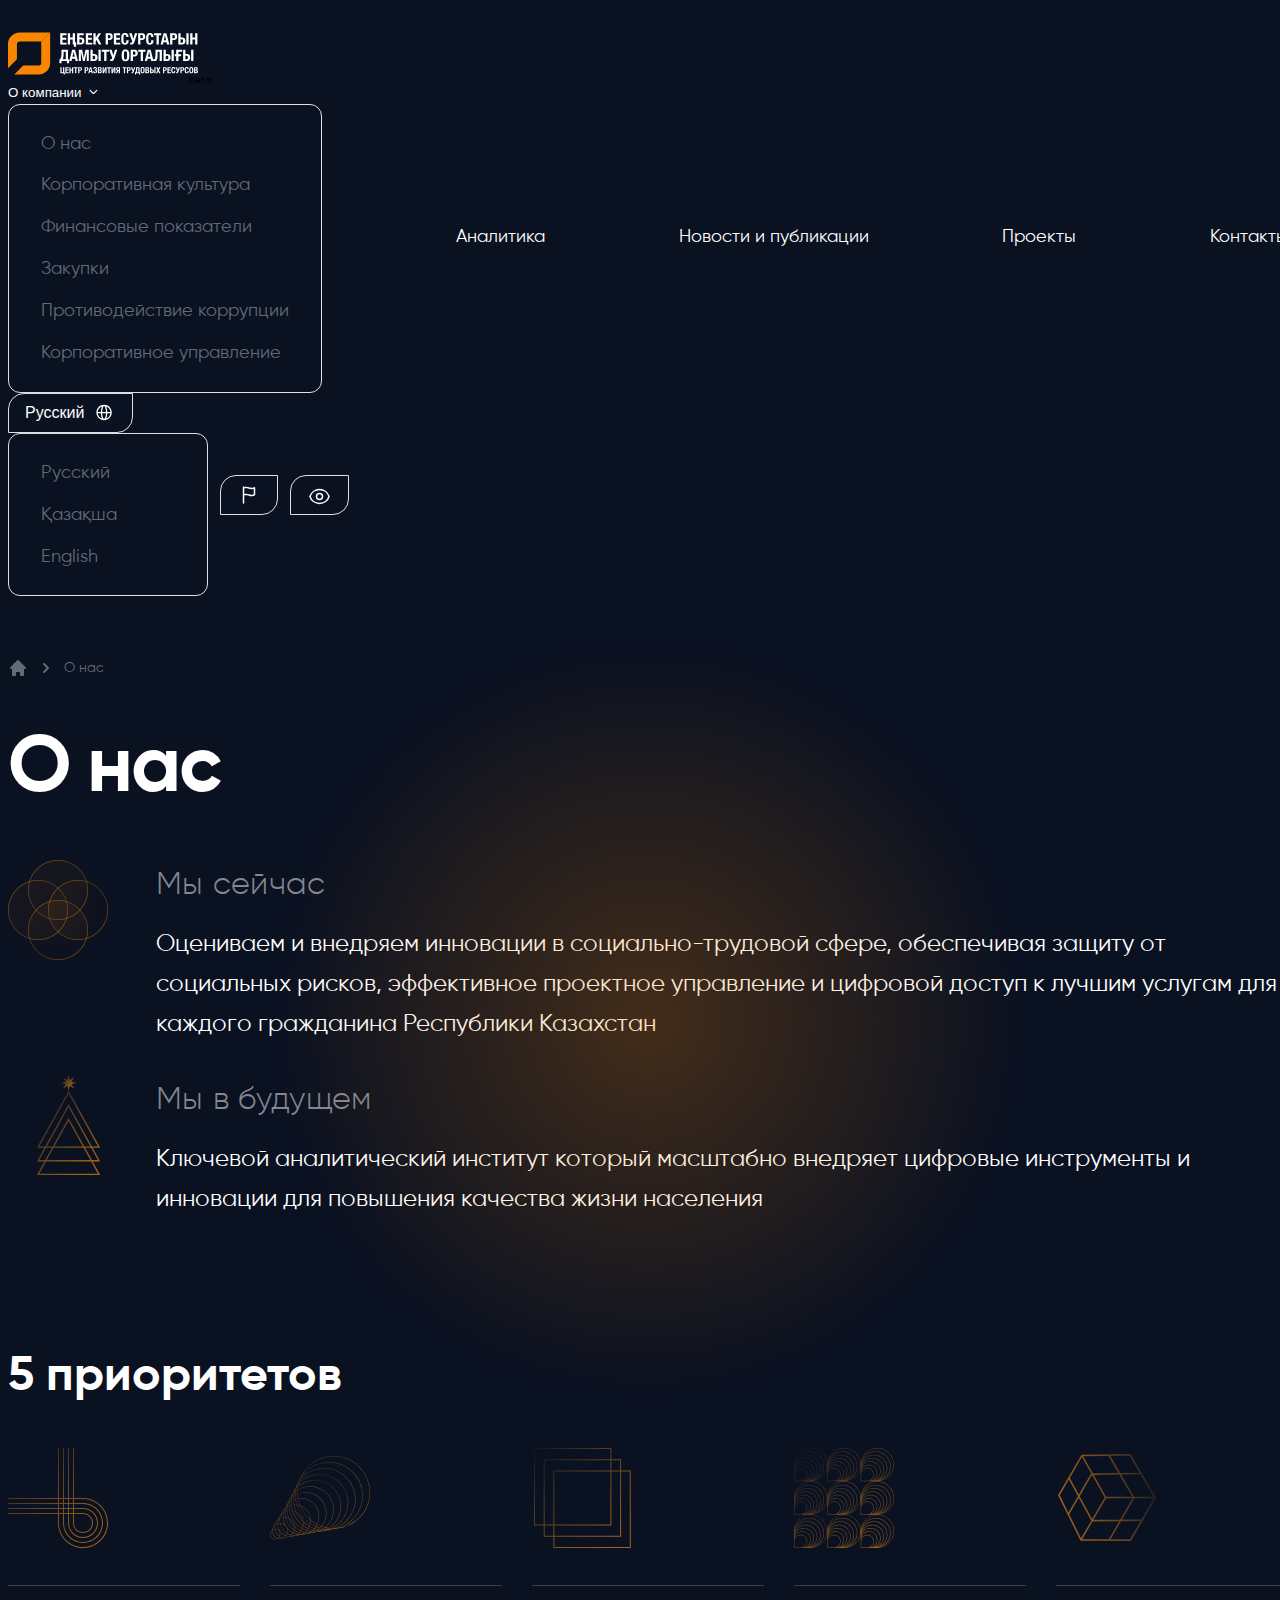
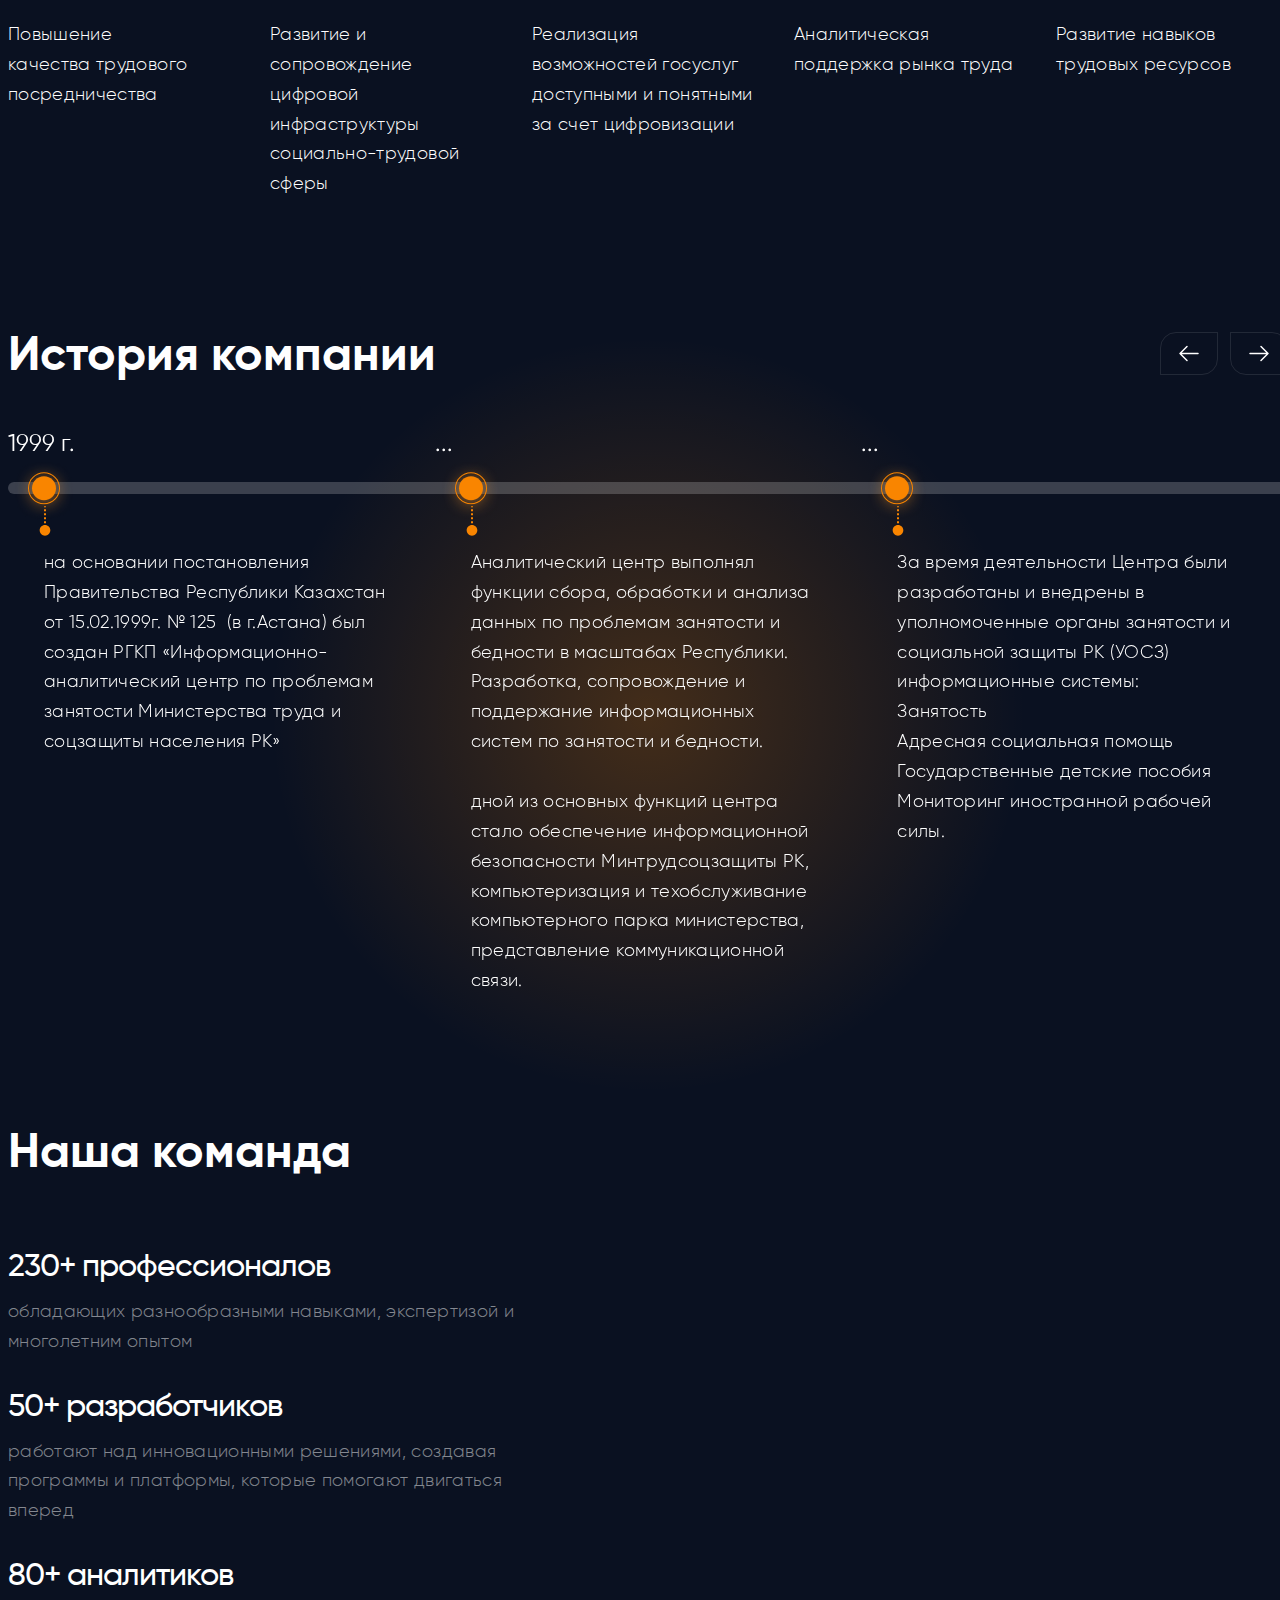
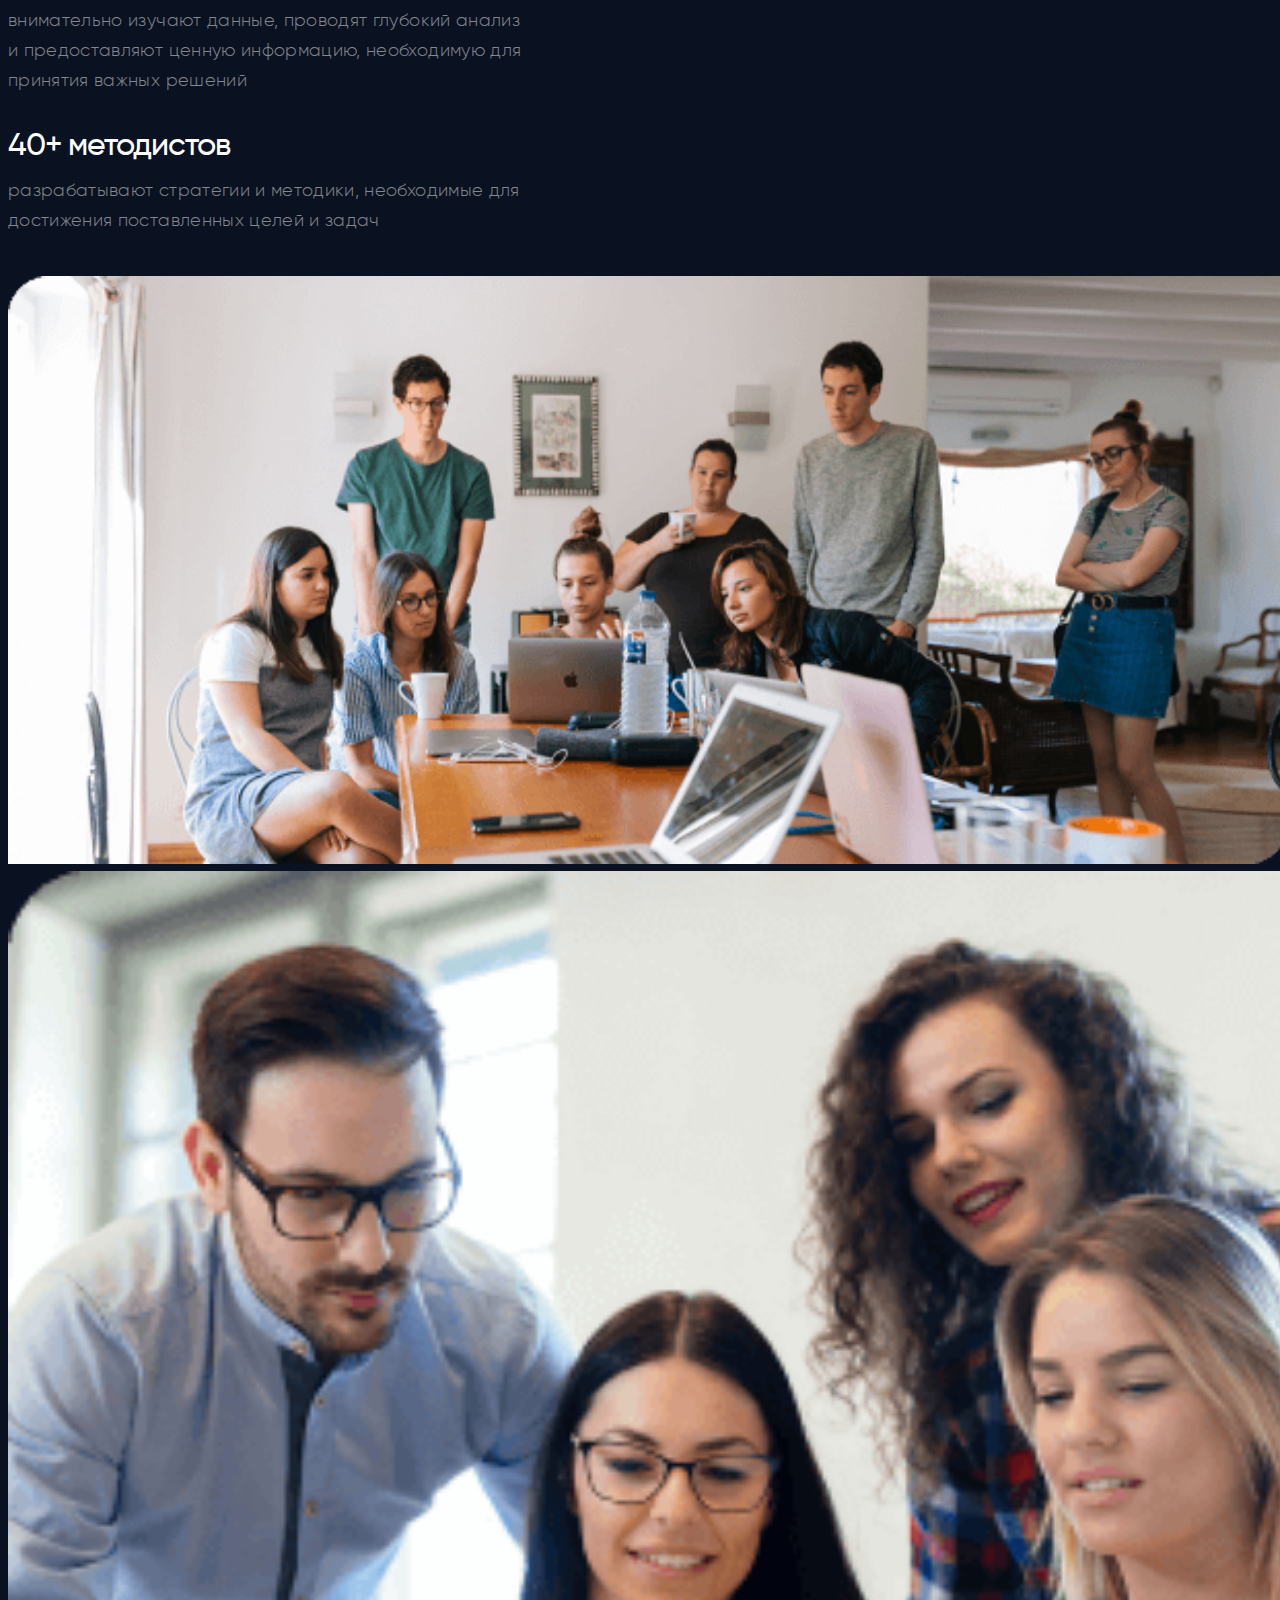
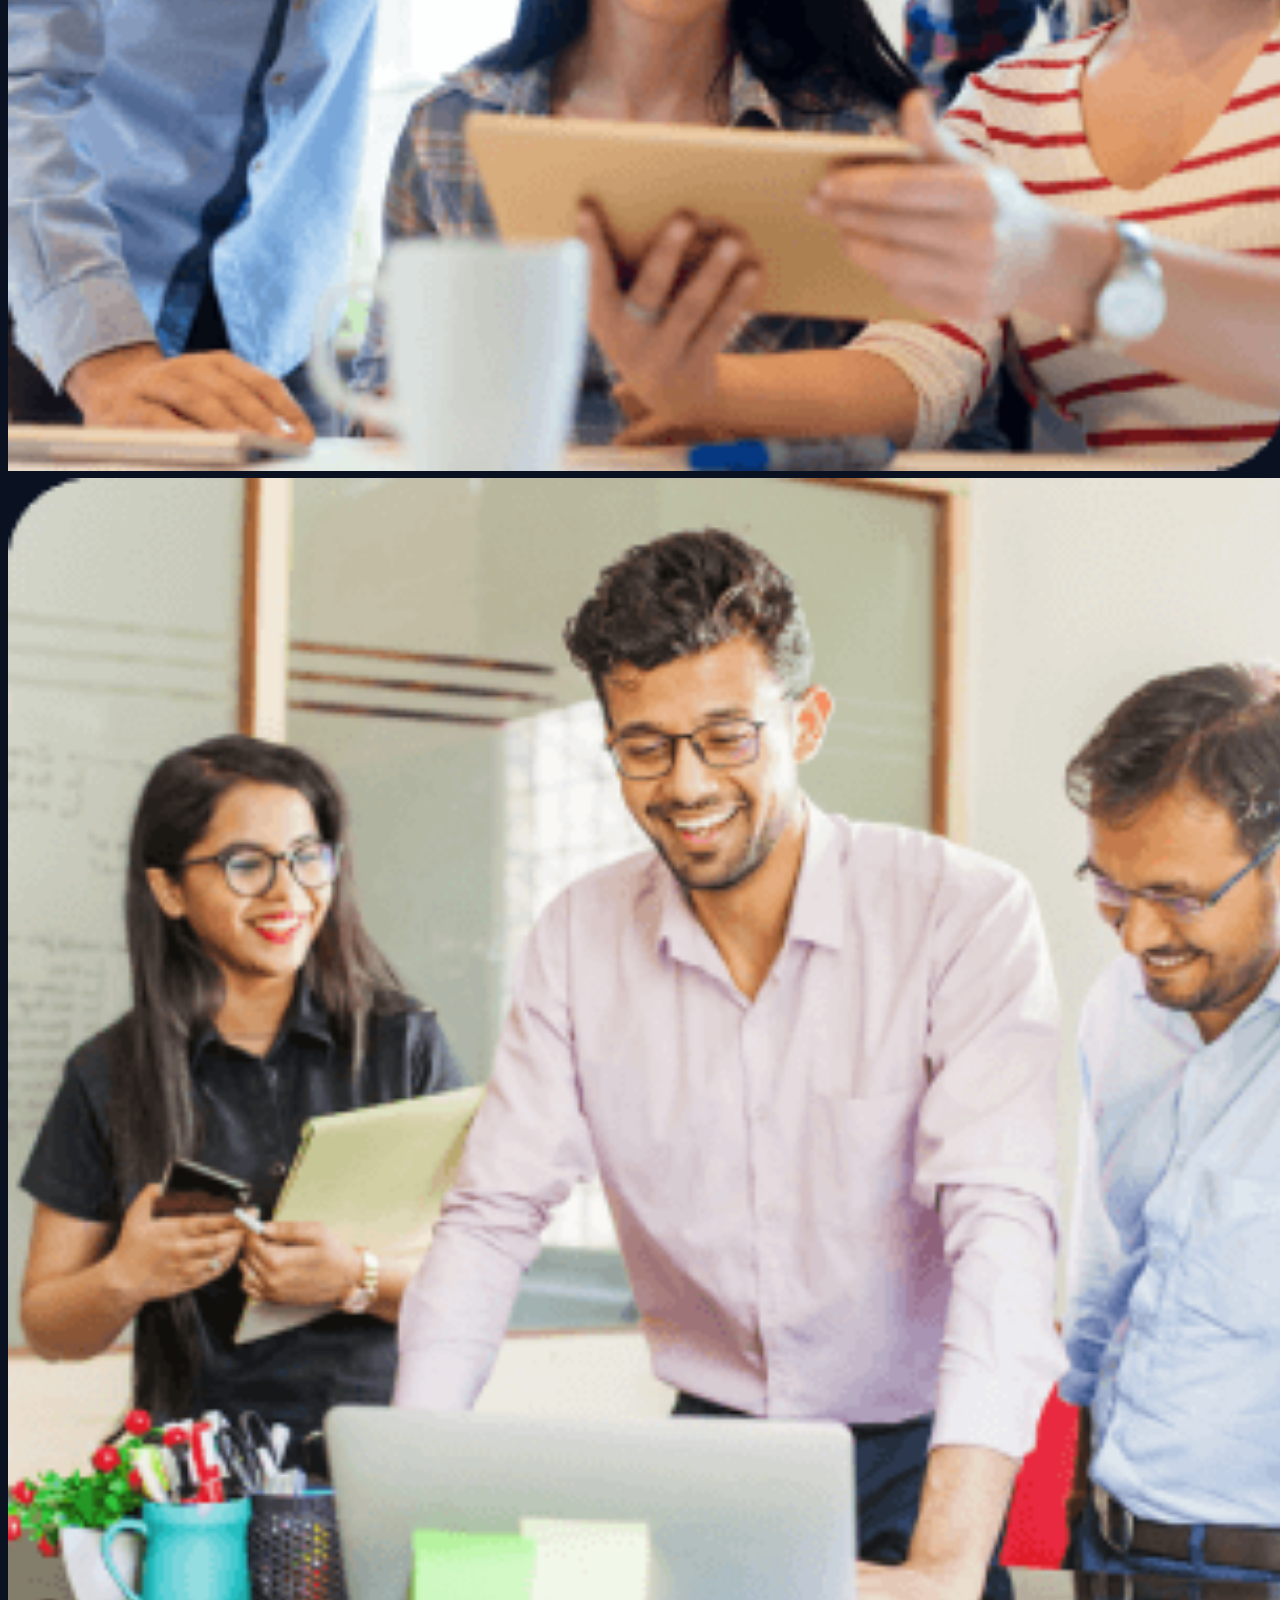
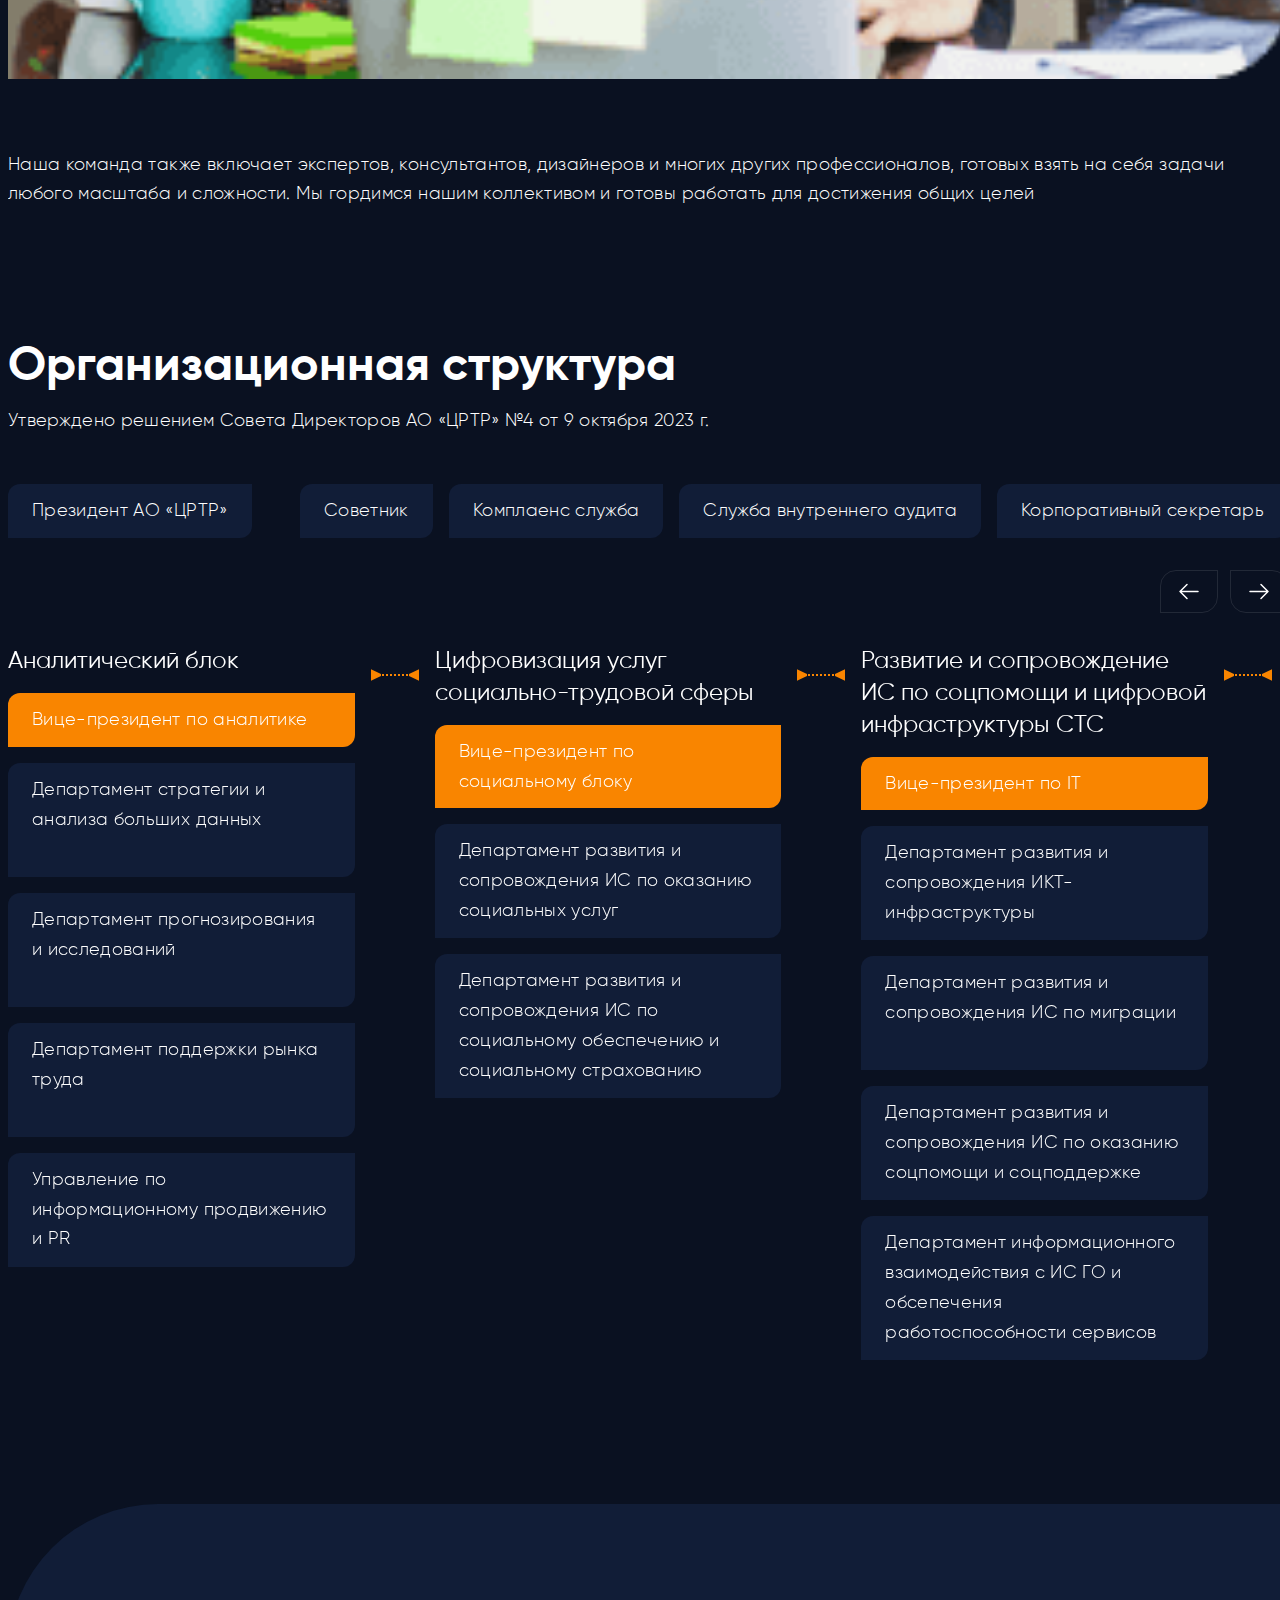
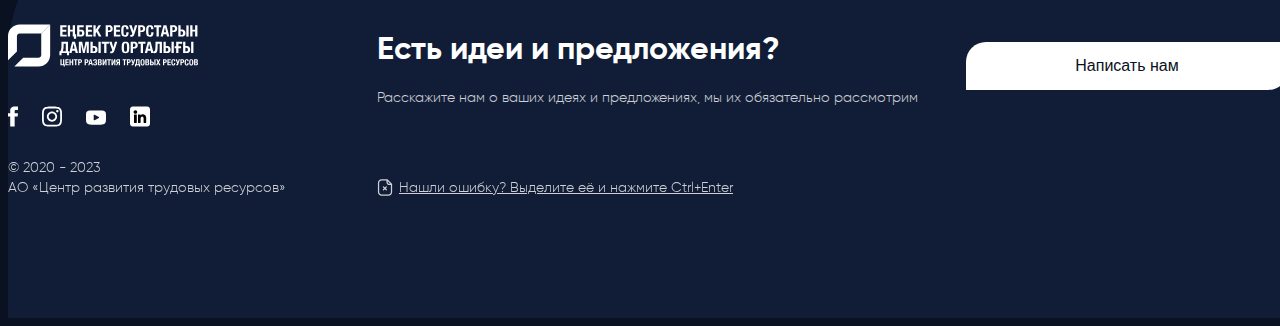
<file: about/index.html>
<!DOCTYPE html> <html lang="en" dir="ltr"> <head data-bvi-fontsize="10"> <title>О нас</title> <meta charset="utf-8"/> <meta name="viewport" content="width=device-width,initial-scale=1"/> <link href="/favicon.png" rel="icon" type="image/png"> <link href="https://cdn.jsdelivr.net/npm/bootstrap@5.0.2/dist/css/bootstrap.min.css" rel="stylesheet" integrity="sha384-EVSTQN3/azprG1Anm3QDgpJLIm9Nao0Yz1ztcQTwFspd3yD65VohhpuuCOmLASjC" crossorigin="anonymous"> <link href="../assets/css/bvi.min.css" rel="stylesheet"> <link href="../assets/css/main.css" rel="stylesheet"> <script src="https://cdn.jsdelivr.net/npm/bootstrap@5.0.2/dist/js/bootstrap.bundle.min.js" integrity="sha384-MrcW6ZMFYlzcLA8Nl+NtUVF0sA7MsXsP1UyJoMp4YLEuNSfAP+JcXn/tWtIaxVXM" crossorigin="anonymous"></script> <script src="../assets/js/common.js"></script> <link href="../assets/css/about.css" rel="stylesheet"> </head> <body class="dark"> <header id="header" class="header white-type static"> <div class="container header__container"> <div class="row header__row align-items-center justify-content-between"> <a href="/enbek-kz/" data-type="beta" class="header__logo"> <svg width="190" height="43" viewBox="0 0 190 43" fill="none" class="logotype">
<path d="M42.1572 0.499832H11.6345C5.21926 0.499832 0 5.69961 0 12.0914V36.2158L8.92022 27.3289V12.0914C8.92022 10.6002 10.1379 9.38677 11.6345 9.38677H33.237L42.1572 0.499832Z" fill="#F98500"/>
<path d="M33.238 9.387V30.9087C33.238 32.3997 32.0201 33.6131 30.5232 33.6131H15.2285L6.30859 42.5H30.5232C36.939 42.5 42.1582 37.3002 42.1582 30.9087V0.500061L33.238 9.387Z" fill="#F98500"/>
<path d="M183.134 17.785H185.407V29.0139H183.134V17.785ZM178.019 27.2997C178.703 27.2997 179.184 27.1715 179.464 26.9144C179.742 26.6576 179.882 26.1831 179.882 25.4912C179.882 25.1452 179.842 24.8596 179.763 24.634C179.684 24.4087 179.571 24.2306 179.424 24.0993C179.277 23.9684 179.09 23.8766 178.864 23.8241C178.637 23.7717 178.377 23.7454 178.082 23.7454H177.388V27.2997H178.019ZM175.115 17.785H177.388V22.0313H178.587C179.166 22.0313 179.679 22.0917 180.126 22.2121C180.574 22.3328 180.95 22.5294 181.255 22.8018C181.56 23.0747 181.794 23.4309 181.958 23.8713C182.121 24.3117 182.202 24.8463 182.202 25.4754C182.202 26.1151 182.121 26.6604 181.958 27.111C181.794 27.5619 181.558 27.9288 181.247 28.2119C180.937 28.4949 180.558 28.6994 180.111 28.8252C179.663 28.9511 179.156 29.0139 178.587 29.0139H175.115V17.785ZM168.169 24.1386H166.669V22.2829H168.169V17.785H174.183V19.6408H170.442V22.2829H173.062V24.1386H170.442V29.0139H168.169V24.1386ZM163.528 17.785H165.801V29.0139H163.528V17.785ZM158.413 27.2997C159.097 27.2997 159.579 27.1715 159.858 26.9144C160.136 26.6576 160.276 26.1831 160.276 25.4912C160.276 25.1452 160.236 24.8596 160.158 24.634C160.079 24.4087 159.965 24.2306 159.818 24.0993C159.671 23.9684 159.484 23.8766 159.258 23.8241C159.031 23.7717 158.771 23.7454 158.476 23.7454H157.782V27.2997H158.413ZM155.509 17.785H157.782V22.0313H158.982C159.56 22.0313 160.073 22.0917 160.521 22.2121C160.968 22.3328 161.344 22.5294 161.649 22.8018C161.954 23.0747 162.189 23.4309 162.352 23.8713C162.515 24.3117 162.596 24.8463 162.596 25.4754C162.596 26.1151 162.515 26.6604 162.352 27.111C162.189 27.5619 161.952 27.9288 161.641 28.2119C161.331 28.4949 160.952 28.6994 160.505 28.8252C160.057 28.9511 159.55 29.0139 158.982 29.0139H155.509V17.785ZM146.542 29.1083C146.395 29.1083 146.219 29.0977 146.014 29.0769C145.808 29.0557 145.658 29.0348 145.564 29.0139V27.0795C145.616 27.0901 145.677 27.098 145.745 27.1031C145.814 27.1086 145.858 27.111 145.879 27.111C146.058 27.111 146.224 27.098 146.377 27.0717C146.529 27.0456 146.666 26.9458 146.787 26.7729C146.908 26.5999 147.013 26.3247 147.103 25.9472C147.192 25.5698 147.266 25.0351 147.324 24.3431C147.382 23.6511 147.426 22.7731 147.458 21.7089C147.49 20.6448 147.505 19.3368 147.505 17.785H153.93V29.0139H151.657V19.6408H149.652C149.652 20.9618 149.634 22.1153 149.597 23.1007C149.56 24.0863 149.499 24.9303 149.415 25.6327C149.331 26.3352 149.213 26.9119 149.06 27.3626C148.908 27.8135 148.715 28.1674 148.484 28.4242C148.252 28.6813 147.976 28.8593 147.655 28.9589C147.334 29.0584 146.963 29.1083 146.542 29.1083ZM142.28 24.7835L141.191 19.7351H141.16L140.07 24.7835H142.28ZM139.77 17.785H142.58L145.564 29.0139H143.196L142.675 26.6392H139.676L139.155 29.0139H136.787L139.77 17.785ZM132.73 19.6408H130.267V17.785H137.466V19.6408H135.003V29.0139H132.73V19.6408ZM125.958 22.8648C126.41 22.8648 126.776 22.7287 127.055 22.4559C127.334 22.1834 127.473 21.7588 127.473 21.1819C127.473 20.6158 127.352 20.1861 127.11 19.8924C126.868 19.599 126.463 19.4521 125.895 19.4521H124.948V22.8648H125.958ZM122.674 17.785H126.653C127.231 17.785 127.718 17.8821 128.113 18.076C128.507 18.2701 128.825 18.5242 129.068 18.8387C129.31 19.1532 129.483 19.5125 129.589 19.916C129.694 20.3198 129.746 20.7314 129.746 21.1505C129.746 21.7379 129.66 22.2436 129.486 22.6682C129.312 23.0928 129.07 23.4415 128.76 23.714C128.449 23.9868 128.073 24.1912 127.631 24.3273C127.189 24.4638 126.7 24.5318 126.163 24.5318H124.948V29.0139H122.674V17.785ZM117.497 27.5671C117.834 27.5671 118.105 27.4911 118.31 27.339C118.515 27.1872 118.673 26.9458 118.783 26.6156C118.894 26.2853 118.967 25.8556 119.004 25.3261C119.041 24.7967 119.06 24.1544 119.06 23.3995C119.06 22.6446 119.041 22.0052 119.004 21.4808C118.967 20.9567 118.894 20.5269 118.783 20.1912C118.673 19.8558 118.515 19.6121 118.31 19.4599C118.105 19.308 117.834 19.2319 117.497 19.2319C117.16 19.2319 116.889 19.308 116.684 19.4599C116.479 19.6121 116.321 19.8558 116.21 20.1912C116.1 20.5269 116.026 20.9567 115.989 21.4808C115.952 22.0052 115.934 22.6446 115.934 23.3995C115.934 24.1544 115.952 24.7967 115.989 25.3261C116.026 25.8556 116.1 26.2853 116.21 26.6156C116.321 26.9458 116.479 27.1872 116.684 27.339C116.889 27.4911 117.16 27.5671 117.497 27.5671ZM117.497 29.187C116.644 29.187 115.966 29.0478 115.46 28.7702C114.955 28.4925 114.569 28.0993 114.3 27.5907C114.032 27.0823 113.858 26.474 113.779 25.7663C113.7 25.0586 113.661 24.2698 113.661 23.3995C113.661 22.5503 113.7 21.7666 113.779 21.0483C113.858 20.3303 114.032 19.7143 114.3 19.2004C114.569 18.6869 114.955 18.2858 115.46 17.9973C115.966 17.7091 116.644 17.5649 117.497 17.5649C118.349 17.5649 119.028 17.7091 119.533 17.9973C120.038 18.2858 120.425 18.6869 120.693 19.2004C120.962 19.7143 121.135 20.3303 121.214 21.0483C121.293 21.7666 121.333 22.5503 121.333 23.3995C121.333 24.2698 121.293 25.0586 121.214 25.7663C121.135 26.474 120.962 27.0823 120.693 27.5907C120.425 28.0993 120.038 28.4925 119.533 28.7702C119.028 29.0478 118.349 29.187 117.497 29.187ZM103.211 29.0769H102.974C102.911 29.0769 102.845 29.0741 102.776 29.069C102.708 29.0636 102.629 29.0584 102.54 29.0533C102.45 29.0478 102.332 29.0348 102.185 29.0139V27.2997C102.406 27.3312 102.627 27.3469 102.848 27.3469C103.216 27.3469 103.484 27.2525 103.653 27.0638C103.821 26.875 103.979 26.6077 104.126 26.2617L104.237 26.0102L101.143 17.785H103.668L105.326 23.3052L106.92 17.785H109.288L106.589 25.8686C106.399 26.4559 106.212 26.9513 106.028 27.3548C105.844 27.7585 105.631 28.0888 105.389 28.3456C105.147 28.6026 104.852 28.7886 104.505 28.9039C104.158 29.0191 103.726 29.0769 103.211 29.0769ZM96.1861 19.6408H93.7235V17.785H100.922V19.6408H98.4592V29.0139H96.1861V19.6408ZM90.4717 17.785H92.7448V29.0139H90.4717V17.785ZM85.3571 27.2997C86.041 27.2997 86.5226 27.1715 86.8015 26.9144C87.0802 26.6576 87.2198 26.1831 87.2198 25.4912C87.2198 25.1452 87.1804 24.8596 87.1015 24.634C87.0225 24.4087 86.9092 24.2306 86.7621 24.0993C86.6145 23.9684 86.4278 23.8766 86.2017 23.8241C85.9752 23.7717 85.7148 23.7454 85.4203 23.7454H84.7257V27.2997H85.3571ZM82.4525 17.785H84.7257V22.0313H85.9254C86.504 22.0313 87.017 22.0917 87.4645 22.2121C87.9116 22.3328 88.2878 22.5294 88.5931 22.8018C88.8983 23.0747 89.1324 23.4309 89.2956 23.8713C89.4586 24.3117 89.5403 24.8463 89.5403 25.4754C89.5403 26.1151 89.4586 26.6604 89.2956 27.111C89.1324 27.5619 88.8956 27.9288 88.5853 28.2119C88.2747 28.4949 87.8959 28.6994 87.4487 28.8252C87.0013 28.9511 86.4937 29.0139 85.9254 29.0139H82.4525V17.785ZM70.8185 17.785H74.1966L75.8067 25.7113H75.8382L77.4642 17.785H80.8266V29.0139H78.7429V20.0496H78.7112L76.7065 29.0139H74.9385L72.9337 20.0496H72.9022V29.0139H70.8185V17.785ZM66.6984 24.7835L65.6092 19.7351H65.5776L64.4884 24.7835H66.6984ZM64.1885 17.785H66.9984L69.9818 29.0139H67.614L67.093 26.6392H64.0937L63.5729 29.0139H61.205L64.1885 17.785ZM57.7636 27.1581V19.6408H55.6325V21.465C55.6325 21.9054 55.6193 22.3772 55.5931 22.8805C55.5667 23.3837 55.522 23.887 55.459 24.3903C55.3957 24.8935 55.309 25.3838 55.1985 25.8607C55.088 26.3379 54.9483 26.7705 54.7801 27.1581H57.7636ZM51.4336 27.1581H52.3334C52.6175 26.6235 52.8358 26.102 52.9885 25.5934C53.1409 25.0849 53.2514 24.5633 53.32 24.0285C53.3883 23.4939 53.4305 22.941 53.4462 22.3694C53.462 21.798 53.4699 21.1819 53.4699 20.5214V17.785H59.9894V27.1581H61.047V31.2314H58.9475V29.0139H53.5331V31.2314H51.4336V27.1581Z" fill="#18140F"/>
<path d="M187.747 40.3028C188.04 40.3028 188.277 40.2382 188.458 40.1089C188.639 39.9795 188.729 39.7406 188.729 39.3919C188.729 39.2176 188.705 39.0729 188.657 38.9575C188.609 38.8423 188.544 38.7496 188.462 38.6792C188.38 38.6089 188.283 38.5598 188.17 38.5315C188.057 38.5035 187.933 38.4893 187.798 38.4893H187.273V40.3028H187.747ZM187.62 37.646C187.959 37.646 188.205 37.5856 188.361 37.4646C188.516 37.3437 188.593 37.1398 188.593 36.8531C188.593 36.5663 188.523 36.3639 188.382 36.2458C188.241 36.1278 188.018 36.0686 187.713 36.0686H187.273V37.646H187.62ZM186.054 35.1746H188.094C188.342 35.1746 188.572 35.1999 188.784 35.2505C188.996 35.3011 189.178 35.3855 189.33 35.5036C189.482 35.6216 189.601 35.7791 189.686 35.9759C189.77 36.1727 189.813 36.4145 189.813 36.7012C189.813 37.0274 189.736 37.3073 189.584 37.5405C189.432 37.7739 189.203 37.9327 188.898 38.0171V38.0339C189.237 38.079 189.505 38.2224 189.702 38.4641C189.9 38.706 189.999 39.0293 189.999 39.4341C189.999 39.6703 189.968 39.8952 189.906 40.1089C189.844 40.3226 189.738 40.5095 189.588 40.6697C189.439 40.83 189.244 40.958 189.004 41.0535C188.764 41.1492 188.466 41.1969 188.111 41.1969H186.054V35.1746ZM183.277 40.421C183.457 40.421 183.603 40.3802 183.713 40.2986C183.823 40.2172 183.907 40.0877 183.967 39.9106C184.026 39.7335 184.065 39.5029 184.085 39.219C184.105 38.9351 184.115 38.5906 184.115 38.1858C184.115 37.7809 184.105 37.438 184.085 37.1568C184.065 36.8757 184.026 36.6451 183.967 36.4651C183.907 36.2853 183.823 36.1545 183.713 36.0728C183.603 35.9914 183.457 35.9506 183.277 35.9506C183.096 35.9506 182.951 35.9914 182.841 36.0728C182.731 36.1545 182.646 36.2853 182.587 36.4651C182.527 36.6451 182.488 36.8757 182.468 37.1568C182.448 37.438 182.439 37.7809 182.439 38.1858C182.439 38.5906 182.448 38.9351 182.468 39.219C182.488 39.5029 182.527 39.7335 182.587 39.9106C182.646 40.0877 182.731 40.2172 182.841 40.2986C182.951 40.3802 183.096 40.421 183.277 40.421ZM183.277 41.2897C182.819 41.2897 182.455 41.2151 182.185 41.0662C181.914 40.9172 181.706 40.7064 181.562 40.4336C181.418 40.1609 181.325 39.8348 181.283 39.4552C181.241 39.0757 181.219 38.6526 181.219 38.1858C181.219 37.7302 181.241 37.31 181.283 36.9247C181.325 36.5397 181.418 36.2093 181.562 35.9337C181.706 35.6583 181.914 35.4432 182.185 35.2885C182.455 35.1339 182.819 35.0566 183.277 35.0566C183.734 35.0566 184.098 35.1339 184.369 35.2885C184.64 35.4432 184.847 35.6583 184.991 35.9337C185.135 36.2093 185.228 36.5397 185.27 36.9247C185.313 37.31 185.334 37.7302 185.334 38.1858C185.334 38.6526 185.313 39.0757 185.27 39.4552C185.228 39.8348 185.135 40.1609 184.991 40.4336C184.847 40.7064 184.64 40.9172 184.369 41.0662C184.098 41.2151 183.734 41.2897 183.277 41.2897ZM178.73 41.2897C178.273 41.2897 177.909 41.2151 177.638 41.0662C177.367 40.9172 177.16 40.7064 177.016 40.4336C176.872 40.1609 176.779 39.8348 176.737 39.4552C176.694 39.0757 176.673 38.6526 176.673 38.1858C176.673 37.7302 176.694 37.31 176.737 36.9247C176.779 36.5397 176.872 36.2093 177.016 35.9337C177.16 35.6583 177.367 35.4432 177.638 35.2885C177.909 35.1339 178.273 35.0566 178.73 35.0566C179.165 35.0566 179.508 35.1269 179.759 35.2673C180.01 35.408 180.198 35.5865 180.322 35.8029C180.446 36.0196 180.524 36.2529 180.555 36.503C180.586 36.7533 180.601 36.9881 180.601 37.2074H179.382C179.382 36.7687 179.33 36.4497 179.226 36.25C179.121 36.0505 178.931 35.9506 178.654 35.9506C178.502 35.9506 178.376 35.9914 178.277 36.0728C178.179 36.1545 178.101 36.2867 178.045 36.4693C177.988 36.6521 177.949 36.8911 177.926 37.1862C177.903 37.4815 177.892 37.8429 177.892 38.2702C177.892 38.7256 177.908 39.0939 177.939 39.375C177.97 39.6562 178.018 39.8741 178.083 40.0287C178.147 40.1834 178.229 40.2874 178.328 40.3408C178.427 40.3943 178.541 40.421 178.671 40.421C178.778 40.421 178.878 40.4027 178.972 40.366C179.065 40.3296 179.145 40.2565 179.213 40.1467C179.281 40.0371 179.334 39.8826 179.374 39.6829C179.413 39.4833 179.433 39.2204 179.433 38.8942H180.652C180.652 39.2261 180.627 39.5367 180.576 39.8262C180.525 40.116 180.431 40.369 180.292 40.5854C180.154 40.802 179.959 40.9734 179.708 41.0999C179.457 41.2265 179.131 41.2897 178.73 41.2897ZM174.167 37.8989C174.41 37.8989 174.606 37.8259 174.756 37.6796C174.905 37.5335 174.98 37.3057 174.98 36.9965C174.98 36.6928 174.915 36.4623 174.785 36.3049C174.655 36.1475 174.438 36.0686 174.133 36.0686H173.625V37.8989H174.167ZM172.406 35.1746H174.539C174.85 35.1746 175.111 35.2267 175.323 35.3307C175.534 35.4348 175.705 35.571 175.835 35.7397C175.965 35.9084 176.058 36.1011 176.114 36.3175C176.171 36.534 176.199 36.7547 176.199 36.9796C176.199 37.2945 176.152 37.5658 176.059 37.7936C175.966 38.0213 175.836 38.2083 175.67 38.3544C175.503 38.5007 175.302 38.6104 175.064 38.6834C174.827 38.7566 174.565 38.793 174.277 38.793H173.625V41.1969H172.406V35.1746ZM168.706 41.2307H168.579C168.545 41.2307 168.51 41.2292 168.473 41.2265C168.437 41.2235 168.394 41.2207 168.346 41.2179C168.299 41.2151 168.235 41.2081 168.156 41.1969V40.2775C168.275 40.2944 168.393 40.3028 168.512 40.3028C168.709 40.3028 168.853 40.2522 168.943 40.1511C169.034 40.0498 169.118 39.9064 169.197 39.7209L169.257 39.5859L167.597 35.1746H168.952L169.841 38.1352L170.696 35.1746H171.966L170.518 39.51C170.417 39.825 170.316 40.0907 170.218 40.307C170.119 40.5235 170.004 40.7007 169.875 40.8384C169.745 40.9763 169.587 41.0761 169.401 41.1379C169.214 41.1997 168.983 41.2307 168.706 41.2307ZM165.388 41.2897C164.93 41.2897 164.566 41.2151 164.295 41.0662C164.025 40.9172 163.817 40.7064 163.673 40.4336C163.529 40.1609 163.436 39.8348 163.394 39.4552C163.351 39.0757 163.33 38.6526 163.33 38.1858C163.33 37.7302 163.351 37.31 163.394 36.9247C163.436 36.5397 163.529 36.2093 163.673 35.9337C163.817 35.6583 164.025 35.4432 164.295 35.2885C164.566 35.1339 164.93 35.0566 165.388 35.0566C165.822 35.0566 166.165 35.1269 166.416 35.2673C166.667 35.408 166.855 35.5865 166.979 35.8029C167.103 36.0196 167.181 36.2529 167.212 36.503C167.243 36.7533 167.259 36.9881 167.259 37.2074H166.039C166.039 36.7687 165.987 36.4497 165.883 36.25C165.778 36.0505 165.588 35.9506 165.311 35.9506C165.159 35.9506 165.033 35.9914 164.935 36.0728C164.836 36.1545 164.758 36.2867 164.702 36.4693C164.645 36.6521 164.606 36.8911 164.583 37.1862C164.561 37.4815 164.549 37.8429 164.549 38.2702C164.549 38.7256 164.565 39.0939 164.596 39.375C164.627 39.6562 164.675 39.8741 164.74 40.0287C164.805 40.1834 164.887 40.2874 164.986 40.3408C165.084 40.3943 165.198 40.421 165.328 40.421C165.435 40.421 165.536 40.4027 165.629 40.366C165.722 40.3296 165.802 40.2565 165.87 40.1467C165.938 40.0371 165.992 39.8826 166.031 39.6829C166.07 39.4833 166.09 39.2204 166.09 38.8942H167.309C167.309 39.2261 167.284 39.5367 167.233 39.8262C167.182 40.116 167.088 40.369 166.95 40.5854C166.811 40.802 166.616 40.9734 166.365 41.0999C166.114 41.2265 165.788 41.2897 165.388 41.2897ZM159.385 35.1746H162.763V36.1699H160.604V37.5869H162.636V38.5821H160.604V40.2017H162.848V41.1969H159.385V35.1746ZM156.752 37.8989C156.995 37.8989 157.191 37.8259 157.34 37.6796C157.49 37.5335 157.565 37.3057 157.565 36.9965C157.565 36.6928 157.5 36.4623 157.37 36.3049C157.24 36.1475 157.023 36.0686 156.718 36.0686H156.21V37.8989H156.752ZM154.991 35.1746H157.125C157.435 35.1746 157.696 35.2267 157.908 35.3307C158.119 35.4348 158.29 35.571 158.42 35.7397C158.55 35.9084 158.643 36.1011 158.699 36.3175C158.756 36.534 158.784 36.7547 158.784 36.9796C158.784 37.2945 158.737 37.5658 158.644 37.7936C158.551 38.0213 158.421 38.2083 158.255 38.3544C158.088 38.5007 157.887 38.6104 157.649 38.6834C157.412 38.7566 157.15 38.793 156.862 38.793H156.21V41.1969H154.991V35.1746ZM149.547 38.152L148.159 35.1746H149.505L150.284 37.123L151.054 35.1746H152.383L150.978 38.152L152.485 41.1969H151.114L150.242 39.1557L149.378 41.1969H148.04L149.547 38.152ZM146.347 35.1746H147.566V41.1969H146.347V35.1746ZM143.604 40.2775C143.971 40.2775 144.229 40.2088 144.379 40.0709C144.528 39.9332 144.603 39.6787 144.603 39.3076C144.603 39.122 144.582 38.9689 144.539 38.8478C144.497 38.727 144.437 38.6314 144.357 38.5611C144.278 38.4909 144.178 38.4417 144.057 38.4135C143.935 38.3855 143.796 38.3713 143.638 38.3713H143.265V40.2775H143.604ZM142.046 35.1746H143.265V37.4519H143.909C144.219 37.4519 144.494 37.4844 144.734 37.5489C144.974 37.6136 145.176 37.7191 145.34 37.8652C145.503 38.0116 145.629 38.2026 145.716 38.4388C145.804 38.675 145.847 38.9617 145.847 39.2992C145.847 39.6422 145.804 39.9346 145.716 40.1763C145.629 40.4182 145.502 40.6149 145.335 40.7667C145.169 40.9186 144.966 41.0282 144.726 41.0957C144.486 41.1631 144.214 41.1969 143.909 41.1969H142.046V35.1746ZM139.032 40.3028C139.326 40.3028 139.563 40.2382 139.743 40.1089C139.924 39.9795 140.014 39.7406 140.014 39.3919C140.014 39.2176 139.99 39.0729 139.942 38.9575C139.894 38.8423 139.829 38.7496 139.748 38.6792C139.666 38.6089 139.568 38.5598 139.456 38.5315C139.343 38.5035 139.219 38.4893 139.083 38.4893H138.558V40.3028H139.032ZM138.905 37.646C139.244 37.646 139.491 37.5856 139.646 37.4646C139.801 37.3437 139.879 37.1398 139.879 36.8531C139.879 36.5663 139.808 36.3639 139.667 36.2458C139.526 36.1278 139.303 36.0686 138.998 36.0686H138.558V37.646H138.905ZM137.339 35.1746H139.379C139.628 35.1746 139.858 35.1999 140.069 35.2505C140.281 35.3011 140.463 35.3855 140.615 35.5036C140.768 35.6216 140.886 35.7791 140.971 35.9759C141.056 36.1727 141.098 36.4145 141.098 36.7012C141.098 37.0274 141.022 37.3073 140.869 37.5405C140.717 37.7739 140.488 37.9327 140.184 38.0171V38.0339C140.522 38.079 140.79 38.2224 140.988 38.4641C141.185 38.706 141.284 39.0293 141.284 39.4341C141.284 39.6703 141.253 39.8952 141.191 40.1089C141.129 40.3226 141.023 40.5095 140.874 40.6697C140.724 40.83 140.529 40.958 140.29 41.0535C140.05 41.1492 139.752 41.1969 139.396 41.1969H137.339V35.1746ZM134.562 40.421C134.743 40.421 134.888 40.3802 134.998 40.2986C135.108 40.2172 135.193 40.0877 135.252 39.9106C135.311 39.7335 135.351 39.5029 135.371 39.219C135.39 38.9351 135.4 38.5906 135.4 38.1858C135.4 37.7809 135.39 37.438 135.371 37.1568C135.351 36.8757 135.311 36.6451 135.252 36.4651C135.193 36.2853 135.108 36.1545 134.998 36.0728C134.888 35.9914 134.743 35.9506 134.562 35.9506C134.381 35.9506 134.236 35.9914 134.126 36.0728C134.016 36.1545 133.931 36.2853 133.872 36.4651C133.813 36.6451 133.773 36.8757 133.754 37.1568C133.734 37.438 133.724 37.7809 133.724 38.1858C133.724 38.5906 133.734 38.9351 133.754 39.219C133.773 39.5029 133.813 39.7335 133.872 39.9106C133.931 40.0877 134.016 40.2172 134.126 40.2986C134.236 40.3802 134.381 40.421 134.562 40.421ZM134.562 41.2897C134.105 41.2897 133.741 41.2151 133.47 41.0662C133.199 40.9172 132.992 40.7064 132.848 40.4336C132.704 40.1609 132.611 39.8348 132.568 39.4552C132.526 39.0757 132.505 38.6526 132.505 38.1858C132.505 37.7302 132.526 37.31 132.568 36.9247C132.611 36.5397 132.704 36.2093 132.848 35.9337C132.992 35.6583 133.199 35.4432 133.47 35.2885C133.741 35.1339 134.105 35.0566 134.562 35.0566C135.019 35.0566 135.383 35.1339 135.654 35.2885C135.925 35.4432 136.133 35.6583 136.276 35.9337C136.421 36.2093 136.514 36.5397 136.556 36.9247C136.598 37.31 136.619 37.7302 136.619 38.1858C136.619 38.6526 136.598 39.0757 136.556 39.4552C136.514 39.8348 136.421 40.1609 136.276 40.4336C136.133 40.7064 135.925 40.9172 135.654 41.0662C135.383 41.2151 135.019 41.2897 134.562 41.2897ZM130.363 40.2017V36.1699H129.22V37.1482C129.22 37.3845 129.213 37.6375 129.199 37.9074C129.185 38.1773 129.161 38.4472 129.127 38.7171C129.093 38.9871 129.046 39.25 128.987 39.5057C128.928 39.7617 128.853 39.9937 128.763 40.2017H130.363ZM126.968 40.2017H127.451C127.603 39.9148 127.72 39.6352 127.802 39.3624C127.884 39.0897 127.943 38.81 127.98 38.5231C128.016 38.2364 128.039 37.9398 128.047 37.6333C128.056 37.3269 128.06 36.9965 128.06 36.6422V35.1746H131.557V40.2017H132.124V42.3862H130.998V41.1969H128.094V42.3862H126.968V40.2017ZM124.03 41.2307H123.903C123.869 41.2307 123.834 41.2292 123.797 41.2265C123.761 41.2235 123.718 41.2207 123.67 41.2179C123.622 41.2151 123.559 41.2081 123.48 41.1969V40.2775C123.598 40.2944 123.717 40.3028 123.835 40.3028C124.033 40.3028 124.177 40.2522 124.267 40.1511C124.357 40.0498 124.442 39.9064 124.521 39.7209L124.58 39.5859L122.921 35.1746H124.276L125.165 38.1352L126.02 35.1746H127.29L125.842 39.51C125.74 39.825 125.64 40.0907 125.541 40.307C125.443 40.5235 125.328 40.7007 125.198 40.8384C125.069 40.9763 124.911 41.0761 124.724 41.1379C124.538 41.1997 124.307 41.2307 124.03 41.2307ZM120.694 37.8989C120.937 37.8989 121.133 37.8259 121.283 37.6796C121.432 37.5335 121.507 37.3057 121.507 36.9965C121.507 36.6928 121.442 36.4623 121.312 36.3049C121.183 36.1475 120.965 36.0686 120.661 36.0686H120.153V37.8989H120.694ZM118.933 35.1746H121.067C121.377 35.1746 121.638 35.2267 121.85 35.3307C122.062 35.4348 122.232 35.571 122.362 35.7397C122.492 35.9084 122.585 36.1011 122.642 36.3175C122.698 36.534 122.726 36.7547 122.726 36.9796C122.726 37.2945 122.68 37.5658 122.587 37.7936C122.494 38.0213 122.364 38.2083 122.197 38.3544C122.031 38.5007 121.829 38.6104 121.592 38.6834C121.355 38.7566 121.092 38.793 120.804 38.793H120.153V41.1969H118.933V35.1746ZM115.869 36.1699H114.548V35.1746H118.409V36.1699H117.088V41.1969H115.869V36.1699ZM110.789 37.9833V36.0686H110.306C109.968 36.0686 109.721 36.1404 109.566 36.2837C109.41 36.4271 109.333 36.6732 109.333 37.0218C109.333 37.3874 109.409 37.639 109.561 37.7766C109.714 37.9145 109.951 37.9833 110.273 37.9833H110.789ZM109.138 38.734C108.811 38.6159 108.554 38.4164 108.368 38.1352C108.181 37.8541 108.088 37.4829 108.088 37.0218C108.088 36.6957 108.133 36.4159 108.224 36.1826C108.314 35.9492 108.442 35.7581 108.609 35.609C108.775 35.46 108.977 35.3504 109.214 35.2801C109.451 35.2097 109.714 35.1746 110.002 35.1746H111.991V41.1969H110.781V38.8774H110.34L109.189 41.1969H107.843L109.138 38.734ZM103.466 35.1746H104.634V39.0377L106.116 35.1746H107.428V41.1969H106.26V37.3423L104.778 41.1969H103.466V35.1746ZM100.401 36.1699H99.0804V35.1746H102.941V36.1699H101.62V41.1969H100.401V36.1699ZM94.6017 35.1746H95.7701V39.0377L97.2516 35.1746H98.5639V41.1969H97.3955V37.3423L95.914 41.1969H94.6017V35.1746ZM91.5878 40.3028C91.8811 40.3028 92.1182 40.2382 92.299 40.1089C92.4795 39.9795 92.5699 39.7406 92.5699 39.3919C92.5699 39.2176 92.5457 39.0729 92.4979 38.9575C92.4499 38.8423 92.3849 38.7496 92.3032 38.6792C92.2212 38.6089 92.1239 38.5598 92.011 38.5315C91.8981 38.5035 91.774 38.4893 91.6386 38.4893H91.1136V40.3028H91.5878ZM91.4608 37.646C91.7994 37.646 92.0462 37.5856 92.2015 37.4646C92.3567 37.3437 92.4344 37.1398 92.4344 36.8531C92.4344 36.5663 92.3637 36.3639 92.2227 36.2458C92.0815 36.1278 91.8587 36.0686 91.5539 36.0686H91.1136V37.646H91.4608ZM89.8945 35.1746H91.9348C92.1832 35.1746 92.4132 35.1999 92.6249 35.2505C92.8366 35.3011 93.0186 35.3855 93.1709 35.5036C93.3233 35.6216 93.4418 35.7791 93.5265 35.9759C93.6112 36.1727 93.6535 36.4145 93.6535 36.7012C93.6535 37.0274 93.5773 37.3073 93.425 37.5405C93.2725 37.7739 93.0439 37.9327 92.7391 38.0171V38.0339C93.0778 38.079 93.3458 38.2224 93.5434 38.4641C93.7409 38.706 93.8398 39.0293 93.8398 39.4341C93.8398 39.6703 93.8087 39.8952 93.7467 40.1089C93.6845 40.3226 93.5786 40.5095 93.4292 40.6697C93.2795 40.83 93.0849 40.958 92.845 41.0535C92.6051 41.1492 92.3074 41.1969 91.9518 41.1969H89.8945V35.1746ZM87.0668 41.2897C86.7112 41.2897 86.4108 41.253 86.1652 41.1801C85.9197 41.1071 85.7207 40.9931 85.5683 40.8384C85.4159 40.6839 85.3059 40.4884 85.2382 40.2522C85.1704 40.0161 85.1365 39.7377 85.1365 39.4172V39.3412H86.3556V39.4004C86.3556 39.5353 86.3642 39.6632 86.3811 39.7841C86.398 39.9051 86.4347 40.0133 86.4911 40.1089C86.5475 40.2046 86.6237 40.2804 86.7198 40.3366C86.8156 40.3928 86.9454 40.421 87.1091 40.421C87.3632 40.421 87.5536 40.3464 87.6806 40.1974C87.8077 40.0485 87.8711 39.8108 87.8711 39.4847C87.8711 39.1418 87.8034 38.8985 87.668 38.755C87.5325 38.6117 87.3124 38.5401 87.0076 38.5401H86.8298C86.7451 38.5401 86.6745 38.5429 86.6181 38.5485V37.6038C86.6462 37.6094 86.6844 37.6122 86.7325 37.6122H86.8467C87.1796 37.6122 87.4168 37.5395 87.5579 37.3941C87.6989 37.2486 87.7695 37.008 87.7695 36.6722C87.7695 36.4151 87.713 36.2303 87.6002 36.1185C87.4873 36.0066 87.3321 35.9506 87.1346 35.9506C86.9484 35.9506 86.7903 35.991 86.6604 36.0717C86.5306 36.1525 86.4516 36.2847 86.4234 36.4683C86.412 36.5298 86.405 36.5826 86.4022 36.6272C86.3994 36.6718 86.398 36.733 86.398 36.8109H85.2043V36.7603C85.2043 36.1924 85.3707 35.7665 85.7038 35.4824C86.0367 35.1986 86.5194 35.0566 87.1515 35.0566C87.7385 35.0566 88.1886 35.1929 88.5018 35.4656C88.8151 35.7384 88.9718 36.1306 88.9718 36.6422C88.9718 36.7885 88.9534 36.9347 88.9168 37.0808C88.8799 37.2271 88.8235 37.3621 88.7474 37.4857C88.6712 37.6094 88.5765 37.7176 88.4637 37.8104C88.3508 37.9032 88.2211 37.9694 88.0743 38.0087C88.4073 38.0818 88.667 38.2322 88.8532 38.4599C89.0394 38.6876 89.1326 39.0039 89.1326 39.4088C89.1326 40.0498 88.9534 40.5235 88.595 40.83C88.2365 41.1365 87.7272 41.2897 87.0668 41.2897ZM83.1893 38.928L82.6052 36.2205H82.5882L82.0041 38.928H83.1893ZM81.8432 35.1746H83.3501L84.9503 41.1969H83.6804L83.401 39.9232H81.7924L81.5131 41.1969H80.2431L81.8432 35.1746ZM78.372 37.8989C78.6146 37.8989 78.8109 37.8259 78.9604 37.6796C79.1099 37.5335 79.1847 37.3057 79.1847 36.9965C79.1847 36.6928 79.1199 36.4623 78.9901 36.3049C78.8601 36.1475 78.6429 36.0686 78.3382 36.0686H77.8302V37.8989H78.372ZM76.6111 35.1746H78.7446C79.0549 35.1746 79.316 35.2267 79.5277 35.3307C79.7393 35.4348 79.91 35.571 80.0398 35.7397C80.1696 35.9084 80.2628 36.1011 80.3193 36.3175C80.3756 36.534 80.4039 36.7547 80.4039 36.9796C80.4039 37.2945 80.3573 37.5658 80.2642 37.7936C80.1711 38.0213 80.0412 38.2083 79.8748 38.3544C79.7083 38.5007 79.5064 38.6104 79.2694 38.6834C79.0324 38.7566 78.7699 38.793 78.4821 38.793H77.8302V41.1969H76.6111V35.1746ZM71.9462 37.8989C72.1888 37.8989 72.3849 37.8259 72.5346 37.6796C72.6841 37.5335 72.7589 37.3057 72.7589 36.9965C72.7589 36.6928 72.6939 36.4623 72.5642 36.3049C72.4343 36.1475 72.2171 36.0686 71.9123 36.0686H71.4044V37.8989H71.9462ZM70.1852 35.1746H72.3187C72.629 35.1746 72.8902 35.2267 73.1018 35.3307C73.3134 35.4348 73.4841 35.571 73.614 35.7397C73.7438 35.9084 73.8369 36.1011 73.8934 36.3175C73.9498 36.534 73.978 36.7547 73.978 36.9796C73.978 37.2945 73.9315 37.5658 73.8384 37.7936C73.7452 38.0213 73.6153 38.2083 73.4489 38.3544C73.2823 38.5007 73.0806 38.6104 72.8436 38.6834C72.6066 38.7566 72.3441 38.793 72.0562 38.793H71.4044V41.1969H70.1852V35.1746ZM67.1205 36.1699H65.7997V35.1746H69.6603V36.1699H68.3396V41.1969H67.1205V36.1699ZM61.4143 35.1746H62.6334V37.4773H64.0557V35.1746H65.2749V41.1969H64.0557V38.5231H62.6334V41.1969H61.4143V35.1746ZM57.342 35.1746H60.72V36.1699H58.5612V37.5869H60.593V38.5821H58.5612V40.2017H60.8047V41.1969H57.342V35.1746ZM55.7081 41.1969H52.4062V35.1746H53.6254V40.2017H55.0477V35.1746H56.2668V40.2017H56.8341V42.3862H55.7081V41.1969Z" fill="#18140F"/>
<path d="M67.0146 1.27139H64.7415V5.56484H62.0895V1.27139H59.8164V12.5003H62.0895V7.51492H64.7415V12.5003H65.8781V14.7461H68.1512V10.2545H67.0146V1.27139Z" fill="#18140F"/>
<path d="M102.048 5.94243C101.769 6.21526 101.404 6.35138 100.951 6.35138H99.9411V2.93868H100.888C101.457 2.93868 101.862 3.08555 102.104 3.37894C102.346 3.67256 102.467 4.10242 102.467 4.66851C102.467 5.24524 102.327 5.66996 102.048 5.94243ZM104.061 2.32526C103.819 2.01073 103.501 1.75672 103.106 1.56253C102.711 1.36869 102.225 1.27159 101.646 1.27159H97.668V12.5005H99.9411V8.01835H101.157C101.693 8.01835 102.183 7.95035 102.625 7.81388C103.067 7.67776 103.443 7.47328 103.753 7.20058C104.064 6.9281 104.306 6.57933 104.479 6.15473C104.653 5.73013 104.74 5.22444 104.74 4.63708C104.74 4.21786 104.687 3.80634 104.582 3.40254C104.477 2.99909 104.303 2.6398 104.061 2.32526Z" fill="#18140F"/>
<path d="M54.4958 7.62518H58.2843V5.76939H54.4958V3.12738H58.5211V1.27159H52.2227V12.5005H58.679V10.6447H54.4958V7.62518Z" fill="#18140F"/>
<path d="M108.133 7.62518H111.921V5.76939H108.133V3.12738H112.158V1.27159H105.859V12.5005H112.316V10.6447H108.133V7.62518Z" fill="#18140F"/>
<path d="M93.0426 1.27159H90.58L87.707 5.76939H87.6754V1.27159H85.4023V12.5005H87.6754V9.16643L88.5121 7.89251L90.8326 12.5005H93.3898L89.9802 6.08393L93.0426 1.27159Z" fill="#18140F"/>
<path d="M73.9594 9.85836C73.8856 10.0891 73.7724 10.2727 73.62 10.4088C73.4673 10.5452 73.2752 10.6396 73.0438 10.6919C72.8122 10.7445 72.5333 10.7705 72.2071 10.7705H71.4021V7.3263H72.2703C72.8702 7.3263 73.3201 7.43917 73.62 7.66443C73.92 7.89006 74.0699 8.3226 74.0699 8.96196C74.0699 9.32907 74.0329 9.62783 73.9594 9.85836ZM75.4432 6.3356C75.1379 6.07364 74.7617 5.88494 74.3146 5.76939C73.8672 5.65418 73.3595 5.59635 72.7913 5.59635H71.4021V3.12726H75.7116V1.27159H69.1289V12.5005H72.6176C73.2175 12.5005 73.7487 12.4375 74.212 12.3117C74.6749 12.186 75.0695 11.9815 75.3959 11.6984C75.722 11.4153 75.9693 11.0512 76.1378 10.6053C76.306 10.1598 76.3903 9.61732 76.3903 8.97761C76.3903 8.34854 76.3087 7.81656 76.1457 7.38145C75.9824 6.94645 75.7484 6.59779 75.4432 6.3356Z" fill="#18140F"/>
<path d="M80.0817 7.62518H83.8703V5.76939H80.0817V3.12738H84.107V1.27159H77.8086V12.5005H84.2649V10.6447H80.0817V7.62518Z" fill="#18140F"/>
<path d="M174.677 10.401C174.398 10.658 173.917 10.7863 173.233 10.7863H172.601V7.23201H173.296C173.59 7.23201 173.851 7.2583 174.077 7.31064C174.303 7.36322 174.49 7.45494 174.638 7.58592C174.785 7.71713 174.898 7.89531 174.977 8.12058C175.056 8.3462 175.095 8.63176 175.095 8.97773C175.095 9.66966 174.956 10.1442 174.677 10.401ZM176.469 6.2884C176.163 6.01592 175.787 5.81928 175.34 5.6987C174.893 5.57824 174.38 5.51783 173.801 5.51783H172.601V1.27159H170.328V12.5005H173.801C174.369 12.5005 174.877 12.4376 175.324 12.3118C175.771 12.186 176.15 11.9815 176.461 11.6984C176.771 11.4154 177.008 11.0485 177.171 10.5976C177.334 10.1468 177.416 9.60166 177.416 8.96196C177.416 8.33288 177.334 7.79822 177.171 7.35784C177.008 6.91747 176.774 6.56122 176.469 6.2884Z" fill="#18140F"/>
<path d="M178.348 12.5005H180.621V1.27159H178.348V12.5005Z" fill="#18140F"/>
<path d="M166.517 5.94243C166.238 6.21526 165.872 6.35138 165.42 6.35138H164.41V2.93868H165.357C165.925 2.93868 166.33 3.08555 166.572 3.37894C166.814 3.67256 166.936 4.10242 166.936 4.66851C166.936 5.24524 166.796 5.66996 166.517 5.94243ZM168.53 2.32526C168.288 2.01073 167.969 1.75672 167.575 1.56253C167.18 1.36869 166.693 1.27159 166.115 1.27159H162.137V12.5005H164.41V8.01835H165.625C166.162 8.01835 166.651 7.95035 167.093 7.81388C167.535 7.67776 167.912 7.47328 168.222 7.20058C168.532 6.9281 168.775 6.57933 168.948 6.15473C169.122 5.73013 169.209 5.22444 169.209 4.63708C169.209 4.21786 169.156 3.80634 169.051 3.40254C168.945 2.99909 168.772 2.6398 168.53 2.32526Z" fill="#18140F"/>
<path d="M155.854 8.27002L156.943 3.22179H156.975L158.064 8.27002H155.854ZM155.554 1.27159L152.57 12.5005H154.938L155.459 10.1258H158.458L158.979 12.5005H161.347L158.364 1.27159H155.554Z" fill="#18140F"/>
<path d="M187.124 1.27159V5.56503H184.472V1.27159H182.199V12.5005H184.472V7.51511H187.124V12.5005H189.397V1.27159H187.124Z" fill="#18140F"/>
<path d="M118.25 9.67791C118.177 10.0502 118.077 10.3384 117.951 10.5429C117.824 10.7474 117.674 10.8837 117.501 10.9518C117.327 11.0201 117.14 11.0539 116.94 11.0539C116.698 11.0539 116.485 11.0044 116.301 10.9046C116.117 10.8051 115.964 10.6112 115.843 10.3226C115.722 10.0345 115.632 9.62825 115.575 9.10387C115.517 8.57972 115.488 7.89292 115.488 7.04372C115.488 6.24698 115.509 5.57328 115.551 5.02284C115.593 4.4724 115.667 4.02689 115.772 3.68606C115.877 3.34547 116.022 3.09893 116.206 2.94681C116.39 2.79503 116.624 2.71885 116.909 2.71885C117.424 2.71885 117.779 2.90509 117.974 3.27712C118.169 3.64937 118.266 4.24433 118.266 5.0621H120.539C120.539 4.65315 120.51 4.21558 120.453 3.74892C120.395 3.28249 120.25 2.84737 120.018 2.44357C119.787 2.04012 119.437 1.70712 118.969 1.44493C118.5 1.18297 117.861 1.05176 117.051 1.05176C116.198 1.05176 115.52 1.19606 115.014 1.48431C114.509 1.77279 114.122 2.17379 113.854 2.6873C113.586 3.20117 113.412 3.81727 113.333 4.53526C113.254 5.25348 113.215 6.03714 113.215 6.88645C113.215 7.7568 113.254 8.5456 113.333 9.2533C113.412 9.96101 113.586 10.5692 113.854 11.0775C114.122 11.5863 114.509 11.9794 115.014 12.2571C115.52 12.5348 116.198 12.6738 117.051 12.6738C117.798 12.6738 118.406 12.5559 118.874 12.32C119.342 12.0841 119.705 11.7645 119.963 11.3607C120.221 10.9572 120.397 10.4854 120.492 9.94524C120.587 9.40543 120.634 8.82625 120.634 8.20746H118.361C118.361 8.81562 118.324 9.30588 118.25 9.67791Z" fill="#18140F"/>
<path d="M125.355 6.79176L123.698 1.2716H121.172L124.266 9.49675L124.155 9.74842C124.008 10.0944 123.85 10.3617 123.682 10.5504C123.513 10.7391 123.245 10.8335 122.877 10.8335C122.656 10.8335 122.435 10.8178 122.214 10.7863V12.5006C122.361 12.5214 122.479 12.5345 122.569 12.5399C122.658 12.545 122.737 12.5502 122.806 12.5556C122.874 12.5608 122.94 12.5635 123.003 12.5635H123.24C123.755 12.5635 124.187 12.5058 124.534 12.3904C124.882 12.2752 125.176 12.0892 125.418 11.8322C125.66 11.5754 125.873 11.2452 126.058 10.8414C126.242 10.4379 126.429 9.9425 126.618 9.35525L129.317 1.2716H126.949L125.355 6.79176Z" fill="#18140F"/>
<path d="M134.521 5.94243C134.242 6.21526 133.876 6.35138 133.424 6.35138H132.414V2.93868H133.361C133.929 2.93868 134.334 3.08555 134.576 3.37894C134.818 3.67256 134.939 4.10242 134.939 4.66851C134.939 5.24524 134.8 5.66996 134.521 5.94243ZM136.534 2.32526C136.292 2.01073 135.973 1.75672 135.579 1.56253C135.184 1.36869 134.697 1.27159 134.119 1.27159H130.141V12.5005H132.414V8.01835H133.629C134.166 8.01835 134.655 7.95035 135.097 7.81388C135.539 7.67776 135.915 7.47328 136.226 7.20058C136.536 6.9281 136.778 6.57933 136.952 6.15473C137.126 5.73013 137.213 5.22444 137.213 4.63708C137.213 4.21786 137.16 3.80634 137.055 3.40254C136.949 2.99909 136.776 2.6398 136.534 2.32526Z" fill="#18140F"/>
<path d="M143.129 9.67791C143.056 10.0502 142.956 10.3384 142.829 10.5429C142.703 10.7474 142.553 10.8837 142.379 10.9518C142.206 11.0201 142.019 11.0539 141.819 11.0539C141.577 11.0539 141.364 11.0044 141.18 10.9046C140.996 10.8051 140.843 10.6112 140.722 10.3226C140.601 10.0345 140.511 9.62825 140.454 9.10387C140.396 8.57972 140.367 7.89292 140.367 7.04372C140.367 6.24698 140.388 5.57328 140.43 5.02284C140.472 4.4724 140.546 4.02689 140.651 3.68606C140.756 3.34547 140.901 3.09893 141.085 2.94681C141.269 2.79503 141.503 2.71885 141.788 2.71885C142.303 2.71885 142.658 2.90509 142.853 3.27712C143.048 3.64937 143.145 4.24433 143.145 5.0621H145.418C145.418 4.65315 145.389 4.21558 145.331 3.74892C145.273 3.28249 145.129 2.84737 144.897 2.44357C144.666 2.04012 144.316 1.70712 143.848 1.44493C143.379 1.18297 142.74 1.05176 141.93 1.05176C141.077 1.05176 140.398 1.19606 139.893 1.48431C139.388 1.77279 139.001 2.17379 138.733 2.6873C138.465 3.20117 138.291 3.81727 138.212 4.53526C138.133 5.25348 138.094 6.03714 138.094 6.88645C138.094 7.7568 138.133 8.5456 138.212 9.2533C138.291 9.96101 138.465 10.5692 138.733 11.0775C139.001 11.5863 139.388 11.9794 139.893 12.2571C140.398 12.5348 141.077 12.6738 141.93 12.6738C142.677 12.6738 143.285 12.5559 143.753 12.32C144.221 12.0841 144.584 11.7645 144.842 11.3607C145.1 10.9572 145.276 10.4854 145.371 9.94524C145.466 9.40543 145.513 8.82625 145.513 8.20746H143.24C143.24 8.81562 143.203 9.30588 143.129 9.67791Z" fill="#18140F"/>
<path d="M153.249 1.27159H146.051V3.12738H148.513V12.5005H150.786V3.12738H153.249V1.27159Z" fill="#18140F"/>
</svg> <svg width="190" height="43" viewBox="0 0 190 43" fill="none" class="logotype-dark">
<path d="M42.1572 0.499832H11.6345C5.21926 0.499832 0 5.69961 0 12.0914V36.2158L8.92022 27.3289V12.0914C8.92022 10.6002 10.1379 9.38677 11.6345 9.38677H33.237L42.1572 0.499832Z" fill="#F98500"/>
<path d="M33.237 9.387V30.9087C33.237 32.3997 32.0191 33.6131 30.5223 33.6131H15.2275L6.30762 42.5H30.5223C36.938 42.5 42.1573 37.3002 42.1573 30.9087V0.500061L33.237 9.387Z" fill="#F98500"/>
<path d="M183.134 17.785H185.407V29.0139H183.134V17.785ZM178.02 27.2997C178.704 27.2997 179.185 27.1715 179.464 26.9144C179.743 26.6576 179.882 26.1831 179.882 25.4912C179.882 25.1452 179.843 24.8596 179.764 24.634C179.685 24.4087 179.572 24.2306 179.424 24.0993C179.277 23.9684 179.09 23.8766 178.864 23.8241C178.638 23.7717 178.377 23.7454 178.083 23.7454H177.388V27.2997H178.02ZM175.115 17.785H177.388V22.0313H178.588C179.167 22.0313 179.68 22.0917 180.127 22.2121C180.574 22.3328 180.95 22.5294 181.256 22.8018C181.561 23.0747 181.795 23.4309 181.958 23.8713C182.121 24.3117 182.203 24.8463 182.203 25.4754C182.203 26.1151 182.121 26.6604 181.958 27.111C181.795 27.5619 181.558 27.9288 181.248 28.2119C180.937 28.4949 180.558 28.6994 180.111 28.8252C179.664 28.9511 179.156 29.0139 178.588 29.0139H175.115V17.785ZM168.169 24.1386H166.67V22.2829H168.169V17.785H174.184V19.6408H170.442V22.2829H173.063V24.1386H170.442V29.0139H168.169V24.1386ZM163.528 17.785H165.801V29.0139H163.528V17.785ZM158.414 27.2997C159.098 27.2997 159.579 27.1715 159.858 26.9144C160.137 26.6576 160.276 26.1831 160.276 25.4912C160.276 25.1452 160.237 24.8596 160.158 24.634C160.079 24.4087 159.966 24.2306 159.819 24.0993C159.671 23.9684 159.484 23.8766 159.258 23.8241C159.032 23.7717 158.771 23.7454 158.477 23.7454H157.782V27.2997H158.414ZM155.509 17.785H157.782V22.0313H158.982C159.561 22.0313 160.074 22.0917 160.521 22.2121C160.968 22.3328 161.344 22.5294 161.65 22.8018C161.955 23.0747 162.189 23.4309 162.352 23.8713C162.515 24.3117 162.597 24.8463 162.597 25.4754C162.597 26.1151 162.515 26.6604 162.352 27.111C162.189 27.5619 161.952 27.9288 161.642 28.2119C161.331 28.4949 160.952 28.6994 160.505 28.8252C160.058 28.9511 159.55 29.0139 158.982 29.0139H155.509V17.785ZM146.543 29.1083C146.395 29.1083 146.219 29.0977 146.014 29.0769C145.809 29.0557 145.659 29.0348 145.564 29.0139V27.0795C145.617 27.0901 145.677 27.098 145.746 27.1031C145.814 27.1086 145.859 27.111 145.88 27.111C146.059 27.111 146.224 27.098 146.377 27.0717C146.53 27.0456 146.666 26.9458 146.788 26.7729C146.908 26.5999 147.014 26.3247 147.103 25.9472C147.193 25.5698 147.266 25.0351 147.324 24.3431C147.382 23.6511 147.427 22.7731 147.459 21.7089C147.49 20.6448 147.506 19.3368 147.506 17.785H153.931V29.0139H151.657V19.6408H149.653C149.653 20.9618 149.634 22.1153 149.597 23.1007C149.56 24.0863 149.5 24.9303 149.416 25.6327C149.332 26.3352 149.213 26.9119 149.061 27.3626C148.908 27.8135 148.716 28.1674 148.485 28.4242C148.253 28.6813 147.977 28.8593 147.656 28.9589C147.335 29.0584 146.964 29.1083 146.543 29.1083ZM142.281 24.7835L141.192 19.7351H141.16L140.071 24.7835H142.281ZM139.771 17.785H142.581L145.564 29.0139H143.196L142.675 26.6392H139.676L139.155 29.0139H136.787L139.771 17.785ZM132.73 19.6408H130.268V17.785H137.466V19.6408H135.004V29.0139H132.73V19.6408ZM125.958 22.8648C126.411 22.8648 126.777 22.7287 127.056 22.4559C127.334 22.1834 127.474 21.7588 127.474 21.1819C127.474 20.6158 127.353 20.1861 127.111 19.8924C126.869 19.599 126.463 19.4521 125.895 19.4521H124.948V22.8648H125.958ZM122.675 17.785H126.653C127.232 17.785 127.718 17.8821 128.113 18.076C128.508 18.2701 128.826 18.5242 129.068 18.8387C129.31 19.1532 129.484 19.5125 129.589 19.916C129.694 20.3198 129.747 20.7314 129.747 21.1505C129.747 21.7379 129.66 22.2436 129.486 22.6682C129.313 23.0928 129.071 23.4415 128.76 23.714C128.45 23.9868 128.074 24.1912 127.632 24.3273C127.19 24.4638 126.7 24.5318 126.164 24.5318H124.948V29.0139H122.675V17.785ZM117.497 27.5671C117.834 27.5671 118.105 27.4911 118.31 27.339C118.515 27.1872 118.673 26.9458 118.784 26.6156C118.894 26.2853 118.968 25.8556 119.005 25.3261C119.042 24.7967 119.06 24.1544 119.06 23.3995C119.06 22.6446 119.042 22.0052 119.005 21.4808C118.968 20.9567 118.894 20.5269 118.784 20.1912C118.673 19.8558 118.515 19.6121 118.31 19.4599C118.105 19.308 117.834 19.2319 117.497 19.2319C117.16 19.2319 116.89 19.308 116.684 19.4599C116.479 19.6121 116.321 19.8558 116.211 20.1912C116.1 20.5269 116.027 20.9567 115.99 21.4808C115.953 22.0052 115.934 22.6446 115.934 23.3995C115.934 24.1544 115.953 24.7967 115.99 25.3261C116.027 25.8556 116.1 26.2853 116.211 26.6156C116.321 26.9458 116.479 27.1872 116.684 27.339C116.89 27.4911 117.16 27.5671 117.497 27.5671ZM117.497 29.187C116.645 29.187 115.966 29.0478 115.461 28.7702C114.956 28.4925 114.569 28.0993 114.301 27.5907C114.032 27.0823 113.859 26.474 113.78 25.7663C113.701 25.0586 113.661 24.2698 113.661 23.3995C113.661 22.5503 113.701 21.7666 113.78 21.0483C113.859 20.3303 114.032 19.7143 114.301 19.2004C114.569 18.6869 114.956 18.2858 115.461 17.9973C115.966 17.7091 116.645 17.5649 117.497 17.5649C118.35 17.5649 119.028 17.7091 119.534 17.9973C120.039 18.2858 120.426 18.6869 120.694 19.2004C120.962 19.7143 121.136 20.3303 121.215 21.0483C121.294 21.7666 121.333 22.5503 121.333 23.3995C121.333 24.2698 121.294 25.0586 121.215 25.7663C121.136 26.474 120.962 27.0823 120.694 27.5907C120.426 28.0993 120.039 28.4925 119.534 28.7702C119.028 29.0478 118.35 29.187 117.497 29.187ZM103.211 29.0769H102.974C102.911 29.0769 102.845 29.0741 102.777 29.069C102.708 29.0636 102.63 29.0584 102.54 29.0533C102.451 29.0478 102.332 29.0348 102.185 29.0139V27.2997C102.406 27.3312 102.627 27.3469 102.848 27.3469C103.216 27.3469 103.485 27.2525 103.653 27.0638C103.821 26.875 103.979 26.6077 104.127 26.2617L104.237 26.0102L101.143 17.785H103.669L105.326 23.3052L106.921 17.785H109.289L106.589 25.8686C106.4 26.4559 106.213 26.9513 106.029 27.3548C105.845 27.7585 105.632 28.0888 105.39 28.3456C105.147 28.6026 104.853 28.7886 104.506 28.9039C104.158 29.0191 103.727 29.0769 103.211 29.0769ZM96.1866 19.6408H93.724V17.785H100.922V19.6408H98.4597V29.0139H96.1866V19.6408ZM90.4722 17.785H92.7453V29.0139H90.4722V17.785ZM85.3575 27.2997C86.0415 27.2997 86.5231 27.1715 86.8019 26.9144C87.0807 26.6576 87.2203 26.1831 87.2203 25.4912C87.2203 25.1452 87.1809 24.8596 87.1019 24.634C87.023 24.4087 86.9097 24.2306 86.7625 24.0993C86.615 23.9684 86.4283 23.8766 86.2022 23.8241C85.9757 23.7717 85.7152 23.7454 85.4208 23.7454H84.7262V27.2997H85.3575ZM82.453 17.785H84.7262V22.0313H85.9259C86.5045 22.0313 87.0175 22.0917 87.465 22.2121C87.9121 22.3328 88.2883 22.5294 88.5936 22.8018C88.8988 23.0747 89.1329 23.4309 89.2961 23.8713C89.4591 24.3117 89.5408 24.8463 89.5408 25.4754C89.5408 26.1151 89.4591 26.6604 89.2961 27.111C89.1329 27.5619 88.8961 27.9288 88.5858 28.2119C88.2752 28.4949 87.8964 28.6994 87.4492 28.8252C87.0018 28.9511 86.4942 29.0139 85.9259 29.0139H82.453V17.785ZM70.819 17.785H74.1971L75.8072 25.7113H75.8387L77.4647 17.785H80.8271V29.0139H78.7434V20.0496H78.7117L76.7069 29.0139H74.939L72.9342 20.0496H72.9027V29.0139H70.819V17.785ZM66.6988 24.7835L65.6097 19.7351H65.5781L64.4888 24.7835H66.6988ZM64.189 17.785H66.9988L69.9823 29.0139H67.6144L67.0935 26.6392H64.0942L63.5734 29.0139H61.2055L64.189 17.785ZM57.7641 27.1581V19.6408H55.633V21.465C55.633 21.9054 55.6198 22.3772 55.5936 22.8805C55.5672 23.3837 55.5225 23.887 55.4594 24.3903C55.3962 24.8935 55.3094 25.3838 55.199 25.8607C55.0885 26.3379 54.9488 26.7705 54.7806 27.1581H57.7641ZM51.4341 27.1581H52.3338C52.618 26.6235 52.8363 26.102 52.989 25.5934C53.1414 25.0849 53.2519 24.5633 53.3205 24.0285C53.3888 23.4939 53.431 22.941 53.4467 22.3694C53.4625 21.798 53.4704 21.1819 53.4704 20.5214V17.785H59.9899V27.1581H61.0475V31.2314H58.948V29.0139H53.5336V31.2314H51.4341V27.1581Z" fill="white"/>
<path d="M187.748 40.3028C188.041 40.3028 188.279 40.2382 188.459 40.1089C188.64 39.9795 188.73 39.7406 188.73 39.3919C188.73 39.2176 188.706 39.0729 188.658 38.9575C188.61 38.8423 188.545 38.7496 188.463 38.6792C188.382 38.6089 188.284 38.5598 188.171 38.5315C188.058 38.5035 187.934 38.4893 187.799 38.4893H187.274V40.3028H187.748ZM187.621 37.646C187.96 37.646 188.206 37.5856 188.362 37.4646C188.517 37.3437 188.595 37.1398 188.595 36.8531C188.595 36.5663 188.524 36.3639 188.383 36.2458C188.242 36.1278 188.019 36.0686 187.714 36.0686H187.274V37.646H187.621ZM186.055 35.1746H188.095C188.343 35.1746 188.573 35.1999 188.785 35.2505C188.997 35.3011 189.179 35.3855 189.331 35.5036C189.484 35.6216 189.602 35.7791 189.687 35.9759C189.771 36.1727 189.814 36.4145 189.814 36.7012C189.814 37.0274 189.738 37.3073 189.585 37.5405C189.433 37.7739 189.204 37.9327 188.899 38.0171V38.0339C189.238 38.079 189.506 38.2224 189.704 38.4641C189.901 38.706 190 39.0293 190 39.4341C190 39.6703 189.969 39.8952 189.907 40.1089C189.845 40.3226 189.739 40.5095 189.589 40.6697C189.44 40.83 189.245 40.958 189.005 41.0535C188.765 41.1492 188.468 41.1969 188.112 41.1969H186.055V35.1746ZM183.278 40.421C183.458 40.421 183.604 40.3802 183.714 40.2986C183.824 40.2172 183.909 40.0877 183.968 39.9106C184.027 39.7335 184.067 39.5029 184.086 39.219C184.106 38.9351 184.116 38.5906 184.116 38.1858C184.116 37.7809 184.106 37.438 184.086 37.1568C184.067 36.8757 184.027 36.6451 183.968 36.4651C183.909 36.2853 183.824 36.1545 183.714 36.0728C183.604 35.9914 183.458 35.9506 183.278 35.9506C183.097 35.9506 182.952 35.9914 182.842 36.0728C182.732 36.1545 182.647 36.2853 182.588 36.4651C182.529 36.6451 182.489 36.8757 182.469 37.1568C182.45 37.438 182.44 37.7809 182.44 38.1858C182.44 38.5906 182.45 38.9351 182.469 39.219C182.489 39.5029 182.529 39.7335 182.588 39.9106C182.647 40.0877 182.732 40.2172 182.842 40.2986C182.952 40.3802 183.097 40.421 183.278 40.421ZM183.278 41.2897C182.821 41.2897 182.457 41.2151 182.186 41.0662C181.915 40.9172 181.708 40.7064 181.563 40.4336C181.42 40.1609 181.326 39.8348 181.284 39.4552C181.242 39.0757 181.221 38.6526 181.221 38.1858C181.221 37.7302 181.242 37.31 181.284 36.9247C181.326 36.5397 181.42 36.2093 181.563 35.9337C181.708 35.6583 181.915 35.4432 182.186 35.2885C182.457 35.1339 182.821 35.0566 183.278 35.0566C183.735 35.0566 184.099 35.1339 184.37 35.2885C184.641 35.4432 184.848 35.6583 184.992 35.9337C185.136 36.2093 185.229 36.5397 185.272 36.9247C185.314 37.31 185.335 37.7302 185.335 38.1858C185.335 38.6526 185.314 39.0757 185.272 39.4552C185.229 39.8348 185.136 40.1609 184.992 40.4336C184.848 40.7064 184.641 40.9172 184.37 41.0662C184.099 41.2151 183.735 41.2897 183.278 41.2897ZM178.732 41.2897C178.274 41.2897 177.91 41.2151 177.639 41.0662C177.369 40.9172 177.161 40.7064 177.017 40.4336C176.873 40.1609 176.78 39.8348 176.738 39.4552C176.695 39.0757 176.674 38.6526 176.674 38.1858C176.674 37.7302 176.695 37.31 176.738 36.9247C176.78 36.5397 176.873 36.2093 177.017 35.9337C177.161 35.6583 177.369 35.4432 177.639 35.2885C177.91 35.1339 178.274 35.0566 178.732 35.0566C179.166 35.0566 179.509 35.1269 179.76 35.2673C180.011 35.408 180.199 35.5865 180.323 35.8029C180.447 36.0196 180.525 36.2529 180.556 36.503C180.587 36.7533 180.603 36.9881 180.603 37.2074H179.383C179.383 36.7687 179.331 36.4497 179.227 36.25C179.122 36.0505 178.932 35.9506 178.655 35.9506C178.503 35.9506 178.377 35.9914 178.279 36.0728C178.18 36.1545 178.102 36.2867 178.046 36.4693C177.989 36.6521 177.95 36.8911 177.927 37.1862C177.905 37.4815 177.893 37.8429 177.893 38.2702C177.893 38.7256 177.909 39.0939 177.94 39.375C177.971 39.6562 178.019 39.8741 178.084 40.0287C178.149 40.1834 178.231 40.2874 178.329 40.3408C178.428 40.3943 178.542 40.421 178.672 40.421C178.779 40.421 178.88 40.4027 178.973 40.366C179.066 40.3296 179.146 40.2565 179.214 40.1467C179.282 40.0371 179.335 39.8826 179.375 39.6829C179.414 39.4833 179.434 39.2204 179.434 38.8942H180.653C180.653 39.2261 180.628 39.5367 180.577 39.8262C180.526 40.116 180.432 40.369 180.294 40.5854C180.155 40.802 179.961 40.9734 179.709 41.0999C179.458 41.2265 179.132 41.2897 178.732 41.2897ZM174.168 37.8989C174.411 37.8989 174.607 37.8259 174.757 37.6796C174.906 37.5335 174.981 37.3057 174.981 36.9965C174.981 36.6928 174.916 36.4623 174.786 36.3049C174.656 36.1475 174.439 36.0686 174.134 36.0686H173.626V37.8989H174.168ZM172.407 35.1746H174.541C174.851 35.1746 175.112 35.2267 175.324 35.3307C175.536 35.4348 175.706 35.571 175.836 35.7397C175.966 35.9084 176.059 36.1011 176.116 36.3175C176.172 36.534 176.2 36.7547 176.2 36.9796C176.2 37.2945 176.154 37.5658 176.061 37.7936C175.967 38.0213 175.837 38.2083 175.671 38.3544C175.505 38.5007 175.303 38.6104 175.066 38.6834C174.829 38.7566 174.566 38.793 174.278 38.793H173.626V41.1969H172.407V35.1746ZM168.708 41.2307H168.581C168.547 41.2307 168.511 41.2292 168.475 41.2265C168.438 41.2235 168.396 41.2207 168.348 41.2179C168.3 41.2151 168.236 41.2081 168.157 41.1969V40.2775C168.276 40.2944 168.394 40.3028 168.513 40.3028C168.71 40.3028 168.854 40.2522 168.945 40.1511C169.035 40.0498 169.12 39.9064 169.199 39.7209L169.258 39.5859L167.599 35.1746H168.953L169.842 38.1352L170.697 35.1746H171.967L170.519 39.51C170.418 39.825 170.318 40.0907 170.219 40.307C170.12 40.5235 170.006 40.7007 169.876 40.8384C169.746 40.9763 169.588 41.0761 169.402 41.1379C169.216 41.1997 168.984 41.2307 168.708 41.2307ZM165.389 41.2897C164.932 41.2897 164.568 41.2151 164.297 41.0662C164.026 40.9172 163.818 40.7064 163.674 40.4336C163.53 40.1609 163.437 39.8348 163.395 39.4552C163.353 39.0757 163.332 38.6526 163.332 38.1858C163.332 37.7302 163.353 37.31 163.395 36.9247C163.437 36.5397 163.53 36.2093 163.674 35.9337C163.818 35.6583 164.026 35.4432 164.297 35.2885C164.568 35.1339 164.932 35.0566 165.389 35.0566C165.823 35.0566 166.166 35.1269 166.417 35.2673C166.668 35.408 166.856 35.5865 166.98 35.8029C167.105 36.0196 167.182 36.2529 167.213 36.503C167.244 36.7533 167.26 36.9881 167.26 37.2074H166.041C166.041 36.7687 165.989 36.4497 165.884 36.25C165.78 36.0505 165.589 35.9506 165.313 35.9506C165.16 35.9506 165.035 35.9914 164.936 36.0728C164.837 36.1545 164.759 36.2867 164.703 36.4693C164.647 36.6521 164.607 36.8911 164.585 37.1862C164.562 37.4815 164.551 37.8429 164.551 38.2702C164.551 38.7256 164.566 39.0939 164.597 39.375C164.628 39.6562 164.676 39.8741 164.741 40.0287C164.806 40.1834 164.888 40.2874 164.987 40.3408C165.085 40.3943 165.2 40.421 165.33 40.421C165.437 40.421 165.537 40.4027 165.63 40.366C165.723 40.3296 165.804 40.2565 165.871 40.1467C165.939 40.0371 165.993 39.8826 166.032 39.6829C166.072 39.4833 166.091 39.2204 166.091 38.8942H167.311C167.311 39.2261 167.285 39.5367 167.234 39.8262C167.184 40.116 167.089 40.369 166.951 40.5854C166.813 40.802 166.618 40.9734 166.367 41.0999C166.115 41.2265 165.789 41.2897 165.389 41.2897ZM159.386 35.1746H162.764V36.1699H160.605V37.5869H162.637V38.5821H160.605V40.2017H162.849V41.1969H159.386V35.1746ZM156.753 37.8989C156.996 37.8989 157.192 37.8259 157.342 37.6796C157.491 37.5335 157.566 37.3057 157.566 36.9965C157.566 36.6928 157.501 36.4623 157.371 36.3049C157.241 36.1475 157.024 36.0686 156.719 36.0686H156.211V37.8989H156.753ZM154.992 35.1746H157.126C157.436 35.1746 157.697 35.2267 157.909 35.3307C158.121 35.4348 158.291 35.571 158.421 35.7397C158.551 35.9084 158.644 36.1011 158.7 36.3175C158.757 36.534 158.785 36.7547 158.785 36.9796C158.785 37.2945 158.739 37.5658 158.645 37.7936C158.552 38.0213 158.422 38.2083 158.256 38.3544C158.089 38.5007 157.888 38.6104 157.651 38.6834C157.414 38.7566 157.151 38.793 156.863 38.793H156.211V41.1969H154.992V35.1746ZM149.549 38.152L148.16 35.1746H149.506L150.285 37.123L151.056 35.1746H152.385L150.979 38.152L152.486 41.1969H151.115L150.243 39.1557L149.379 41.1969H148.041L149.549 38.152ZM146.348 35.1746H147.567V41.1969H146.348V35.1746ZM143.605 40.2775C143.972 40.2775 144.23 40.2088 144.38 40.0709C144.529 39.9332 144.604 39.6787 144.604 39.3076C144.604 39.122 144.583 38.9689 144.541 38.8478C144.498 38.727 144.438 38.6314 144.359 38.5611C144.28 38.4909 144.179 38.4417 144.058 38.4135C143.937 38.3855 143.797 38.3713 143.639 38.3713H143.267V40.2775H143.605ZM142.047 35.1746H143.267V37.4519H143.91C144.22 37.4519 144.496 37.4844 144.735 37.5489C144.975 37.6136 145.177 37.7191 145.341 37.8652C145.504 38.0116 145.63 38.2026 145.718 38.4388C145.805 38.675 145.849 38.9617 145.849 39.2992C145.849 39.6422 145.805 39.9346 145.718 40.1763C145.63 40.4182 145.503 40.6149 145.337 40.7667C145.17 40.9186 144.967 41.0282 144.727 41.0957C144.487 41.1631 144.215 41.1969 143.91 41.1969H142.047V35.1746ZM139.034 40.3028C139.327 40.3028 139.564 40.2382 139.745 40.1089C139.925 39.9795 140.016 39.7406 140.016 39.3919C140.016 39.2176 139.991 39.0729 139.944 38.9575C139.896 38.8423 139.831 38.7496 139.749 38.6792C139.667 38.6089 139.57 38.5598 139.457 38.5315C139.344 38.5035 139.22 38.4893 139.084 38.4893H138.559V40.3028H139.034ZM138.907 37.646C139.245 37.646 139.492 37.5856 139.647 37.4646C139.802 37.3437 139.88 37.1398 139.88 36.8531C139.88 36.5663 139.809 36.3639 139.668 36.2458C139.527 36.1278 139.304 36.0686 139 36.0686H138.559V37.646H138.907ZM137.34 35.1746H139.381C139.629 35.1746 139.859 35.1999 140.071 35.2505C140.282 35.3011 140.464 35.3855 140.617 35.5036C140.769 35.6216 140.888 35.7791 140.972 35.9759C141.057 36.1727 141.099 36.4145 141.099 36.7012C141.099 37.0274 141.023 37.3073 140.871 37.5405C140.718 37.7739 140.49 37.9327 140.185 38.0171V38.0339C140.524 38.079 140.792 38.2224 140.989 38.4641C141.187 38.706 141.286 39.0293 141.286 39.4341C141.286 39.6703 141.254 39.8952 141.192 40.1089C141.13 40.3226 141.024 40.5095 140.875 40.6697C140.725 40.83 140.531 40.958 140.291 41.0535C140.051 41.1492 139.753 41.1969 139.398 41.1969H137.34V35.1746ZM134.563 40.421C134.744 40.421 134.889 40.3802 134.999 40.2986C135.109 40.2172 135.194 40.0877 135.253 39.9106C135.313 39.7335 135.352 39.5029 135.372 39.219C135.392 38.9351 135.402 38.5906 135.402 38.1858C135.402 37.7809 135.392 37.438 135.372 37.1568C135.352 36.8757 135.313 36.6451 135.253 36.4651C135.194 36.2853 135.109 36.1545 134.999 36.0728C134.889 35.9914 134.744 35.9506 134.563 35.9506C134.383 35.9506 134.237 35.9914 134.127 36.0728C134.017 36.1545 133.933 36.2853 133.873 36.4651C133.814 36.6451 133.775 36.8757 133.755 37.1568C133.735 37.438 133.725 37.7809 133.725 38.1858C133.725 38.5906 133.735 38.9351 133.755 39.219C133.775 39.5029 133.814 39.7335 133.873 39.9106C133.933 40.0877 134.017 40.2172 134.127 40.2986C134.237 40.3802 134.383 40.421 134.563 40.421ZM134.563 41.2897C134.106 41.2897 133.742 41.2151 133.471 41.0662C133.2 40.9172 132.993 40.7064 132.849 40.4336C132.705 40.1609 132.612 39.8348 132.57 39.4552C132.527 39.0757 132.506 38.6526 132.506 38.1858C132.506 37.7302 132.527 37.31 132.57 36.9247C132.612 36.5397 132.705 36.2093 132.849 35.9337C132.993 35.6583 133.2 35.4432 133.471 35.2885C133.742 35.1339 134.106 35.0566 134.563 35.0566C135.02 35.0566 135.385 35.1339 135.656 35.2885C135.926 35.4432 136.134 35.6583 136.278 35.9337C136.422 36.2093 136.515 36.5397 136.557 36.9247C136.6 37.31 136.621 37.7302 136.621 38.1858C136.621 38.6526 136.6 39.0757 136.557 39.4552C136.515 39.8348 136.422 40.1609 136.278 40.4336C136.134 40.7064 135.926 40.9172 135.656 41.0662C135.385 41.2151 135.02 41.2897 134.563 41.2897ZM130.364 40.2017V36.1699H129.221V37.1482C129.221 37.3845 129.214 37.6375 129.2 37.9074C129.186 38.1773 129.162 38.4472 129.128 38.7171C129.094 38.9871 129.048 39.25 128.988 39.5057C128.929 39.7617 128.854 39.9937 128.764 40.2017H130.364ZM126.969 40.2017H127.452C127.604 39.9148 127.721 39.6352 127.803 39.3624C127.885 39.0897 127.944 38.81 127.981 38.5231C128.018 38.2364 128.04 37.9398 128.049 37.6333C128.057 37.3269 128.061 36.9965 128.061 36.6422V35.1746H131.558V40.2017H132.125V42.3862H130.999V41.1969H128.095V42.3862H126.969V40.2017ZM124.031 41.2307H123.904C123.87 41.2307 123.835 41.2292 123.799 41.2265C123.762 41.2235 123.719 41.2207 123.672 41.2179C123.623 41.2151 123.56 41.2081 123.481 41.1969V40.2775C123.6 40.2944 123.718 40.3028 123.837 40.3028C124.034 40.3028 124.178 40.2522 124.268 40.1511C124.359 40.0498 124.443 39.9064 124.522 39.7209L124.582 39.5859L122.922 35.1746H124.277L125.166 38.1352L126.021 35.1746H127.291L125.843 39.51C125.742 39.825 125.641 40.0907 125.542 40.307C125.444 40.5235 125.329 40.7007 125.2 40.8384C125.07 40.9763 124.912 41.0761 124.726 41.1379C124.539 41.1997 124.308 41.2307 124.031 41.2307ZM120.696 37.8989C120.938 37.8989 121.134 37.8259 121.284 37.6796C121.434 37.5335 121.508 37.3057 121.508 36.9965C121.508 36.6928 121.443 36.4623 121.314 36.3049C121.184 36.1475 120.967 36.0686 120.662 36.0686H120.154V37.8989H120.696ZM118.935 35.1746H121.068C121.379 35.1746 121.64 35.2267 121.851 35.3307C122.063 35.4348 122.234 35.571 122.364 35.7397C122.493 35.9084 122.586 36.1011 122.643 36.3175C122.699 36.534 122.728 36.7547 122.728 36.9796C122.728 37.2945 122.681 37.5658 122.588 37.7936C122.495 38.0213 122.365 38.2083 122.198 38.3544C122.032 38.5007 121.83 38.6104 121.593 38.6834C121.356 38.7566 121.094 38.793 120.806 38.793H120.154V41.1969H118.935V35.1746ZM115.87 36.1699H114.549V35.1746H118.41V36.1699H117.089V41.1969H115.87V36.1699ZM110.79 37.9833V36.0686H110.308C109.969 36.0686 109.722 36.1404 109.567 36.2837C109.412 36.4271 109.334 36.6732 109.334 37.0218C109.334 37.3874 109.41 37.639 109.563 37.7766C109.715 37.9145 109.952 37.9833 110.274 37.9833H110.79ZM109.139 38.734C108.812 38.6159 108.555 38.4164 108.369 38.1352C108.183 37.8541 108.09 37.4829 108.09 37.0218C108.09 36.6957 108.135 36.4159 108.225 36.1826C108.315 35.9492 108.444 35.7581 108.61 35.609C108.777 35.46 108.979 35.3504 109.216 35.2801C109.453 35.2097 109.715 35.1746 110.003 35.1746H111.992V41.1969H110.782V38.8774H110.342L109.19 41.1969H107.844L109.139 38.734ZM103.467 35.1746H104.635V39.0377L106.117 35.1746H107.429V41.1969H106.261V37.3423L104.779 41.1969H103.467V35.1746ZM100.402 36.1699H99.0816V35.1746H102.942V36.1699H101.621V41.1969H100.402V36.1699ZM94.603 35.1746H95.7713V39.0377L97.2529 35.1746H98.5651V41.1969H97.3968V37.3423L95.9152 41.1969H94.603V35.1746ZM91.589 40.3028C91.8823 40.3028 92.1195 40.2382 92.3002 40.1089C92.4807 39.9795 92.5711 39.7406 92.5711 39.3919C92.5711 39.2176 92.5469 39.0729 92.4991 38.9575C92.4511 38.8423 92.3862 38.7496 92.3044 38.6792C92.2224 38.6089 92.1251 38.5598 92.0123 38.5315C91.8993 38.5035 91.7752 38.4893 91.6398 38.4893H91.1149V40.3028H91.589ZM91.462 37.646C91.8006 37.646 92.0475 37.5856 92.2027 37.4646C92.3579 37.3437 92.4356 37.1398 92.4356 36.8531C92.4356 36.5663 92.3649 36.3639 92.224 36.2458C92.0827 36.1278 91.8599 36.0686 91.5551 36.0686H91.1149V37.646H91.462ZM89.8957 35.1746H91.936C92.1844 35.1746 92.4144 35.1999 92.6261 35.2505C92.8378 35.3011 93.0198 35.3855 93.1722 35.5036C93.3245 35.6216 93.4431 35.7791 93.5277 35.9759C93.6124 36.1727 93.6548 36.4145 93.6548 36.7012C93.6548 37.0274 93.5785 37.3073 93.4262 37.5405C93.2737 37.7739 93.0451 37.9327 92.7403 38.0171V38.0339C93.079 38.079 93.347 38.2224 93.5446 38.4641C93.7421 38.706 93.841 39.0293 93.841 39.4341C93.841 39.6703 93.8099 39.8952 93.7479 40.1089C93.6857 40.3226 93.5798 40.5095 93.4304 40.6697C93.2808 40.83 93.0861 40.958 92.8462 41.0535C92.6063 41.1492 92.3086 41.1969 91.953 41.1969H89.8957V35.1746ZM87.068 41.2897C86.7124 41.2897 86.412 41.253 86.1664 41.1801C85.9209 41.1071 85.7219 40.9931 85.5696 40.8384C85.4171 40.6839 85.3071 40.4884 85.2394 40.2522C85.1716 40.0161 85.1377 39.7377 85.1377 39.4172V39.3412H86.3569V39.4004C86.3569 39.5353 86.3654 39.6632 86.3823 39.7841C86.3992 39.9051 86.4359 40.0133 86.4923 40.1089C86.5487 40.2046 86.625 40.2804 86.721 40.3366C86.8168 40.3928 86.9466 40.421 87.1104 40.421C87.3644 40.421 87.5549 40.3464 87.6819 40.1974C87.8089 40.0485 87.8723 39.8108 87.8723 39.4847C87.8723 39.1418 87.8047 38.8985 87.6692 38.755C87.5337 38.6117 87.3136 38.5401 87.0088 38.5401H86.831C86.7463 38.5401 86.6757 38.5429 86.6193 38.5485V37.6038C86.6475 37.6094 86.6856 37.6122 86.7337 37.6122H86.8479C87.1809 37.6122 87.418 37.5395 87.5591 37.3941C87.7002 37.2486 87.7708 37.008 87.7708 36.6722C87.7708 36.4151 87.7142 36.2303 87.6014 36.1185C87.4885 36.0066 87.3333 35.9506 87.1358 35.9506C86.9496 35.9506 86.7915 35.991 86.6617 36.0717C86.5318 36.1525 86.4528 36.2847 86.4246 36.4683C86.4133 36.5298 86.4062 36.5826 86.4034 36.6272C86.4006 36.6718 86.3992 36.733 86.3992 36.8109H85.2055V36.7603C85.2055 36.1924 85.3719 35.7665 85.705 35.4824C86.038 35.1986 86.5206 35.0566 87.1527 35.0566C87.7397 35.0566 88.1898 35.1929 88.5031 35.4656C88.8163 35.7384 88.973 36.1306 88.973 36.6422C88.973 36.7885 88.9546 36.9347 88.918 37.0808C88.8812 37.2271 88.8247 37.3621 88.7486 37.4857C88.6724 37.6094 88.5778 37.7176 88.4649 37.8104C88.352 37.9032 88.2223 37.9694 88.0756 38.0087C88.4085 38.0818 88.6682 38.2322 88.8544 38.4599C89.0407 38.6876 89.1338 39.0039 89.1338 39.4088C89.1338 40.0498 88.9546 40.5235 88.5962 40.83C88.2378 41.1365 87.7284 41.2897 87.068 41.2897ZM83.1906 38.928L82.6064 36.2205H82.5894L82.0053 38.928H83.1906ZM81.8444 35.1746H83.3514L84.9515 41.1969H83.6816L83.4023 39.9232H81.7937L81.5143 41.1969H80.2443L81.8444 35.1746ZM78.3732 37.8989C78.6159 37.8989 78.8121 37.8259 78.9616 37.6796C79.1111 37.5335 79.186 37.3057 79.186 36.9965C79.186 36.6928 79.1211 36.4623 78.9913 36.3049C78.8613 36.1475 78.6441 36.0686 78.3394 36.0686H77.8314V37.8989H78.3732ZM76.6123 35.1746H78.7458C79.0561 35.1746 79.3172 35.2267 79.5289 35.3307C79.7406 35.4348 79.9112 35.571 80.041 35.7397C80.1709 35.9084 80.264 36.1011 80.3205 36.3175C80.3768 36.534 80.4051 36.7547 80.4051 36.9796C80.4051 37.2945 80.3585 37.5658 80.2654 37.7936C80.1723 38.0213 80.0424 38.2083 79.876 38.3544C79.7095 38.5007 79.5077 38.6104 79.2706 38.6834C79.0336 38.7566 78.7711 38.793 78.4833 38.793H77.8314V41.1969H76.6123V35.1746ZM71.9474 37.8989C72.1901 37.8989 72.3861 37.8259 72.5358 37.6796C72.6853 37.5335 72.7601 37.3057 72.7601 36.9965C72.7601 36.6928 72.6952 36.4623 72.5655 36.3049C72.4355 36.1475 72.2183 36.0686 71.9135 36.0686H71.4056V37.8989H71.9474ZM70.1865 35.1746H72.3199C72.6302 35.1746 72.8914 35.2267 73.1031 35.3307C73.3146 35.4348 73.4853 35.571 73.6152 35.7397C73.745 35.9084 73.8382 36.1011 73.8946 36.3175C73.951 36.534 73.9793 36.7547 73.9793 36.9796C73.9793 37.2945 73.9327 37.5658 73.8396 37.7936C73.7465 38.0213 73.6165 38.2083 73.4501 38.3544C73.2836 38.5007 73.0818 38.6104 72.8448 38.6834C72.6078 38.7566 72.3453 38.793 72.0574 38.793H71.4056V41.1969H70.1865V35.1746ZM67.1217 36.1699H65.8009V35.1746H69.6615V36.1699H68.3408V41.1969H67.1217V36.1699ZM61.4155 35.1746H62.6347V37.4773H64.0569V35.1746H65.2761V41.1969H64.0569V38.5231H62.6347V41.1969H61.4155V35.1746ZM57.3433 35.1746H60.7212V36.1699H58.5624V37.5869H60.5942V38.5821H58.5624V40.2017H60.8059V41.1969H57.3433V35.1746ZM55.7093 41.1969H52.4075V35.1746H53.6266V40.2017H55.0489V35.1746H56.2681V40.2017H56.8353V42.3862H55.7093V41.1969Z" fill="white"/>
<path d="M67.0151 1.27139H64.742V5.56484H62.09V1.27139H59.8169V12.5003H62.09V7.51492H64.742V12.5003H65.8786V14.7461H68.1517V10.2545H67.0151V1.27139Z" fill="white"/>
<path d="M102.049 5.94243C101.77 6.21526 101.404 6.35138 100.952 6.35138H99.9413V2.93868H100.888C101.457 2.93868 101.862 3.08555 102.104 3.37894C102.346 3.67256 102.467 4.10242 102.467 4.66851C102.467 5.24524 102.327 5.66996 102.049 5.94243ZM104.061 2.32526C103.819 2.01073 103.501 1.75672 103.106 1.56253C102.712 1.36869 102.225 1.27159 101.646 1.27159H97.6682V12.5005H99.9413V8.01835H101.157C101.693 8.01835 102.183 7.95035 102.625 7.81388C103.067 7.67776 103.443 7.47328 103.754 7.20058C104.064 6.9281 104.306 6.57933 104.48 6.15473C104.653 5.73013 104.74 5.22444 104.74 4.63708C104.74 4.21786 104.687 3.80634 104.582 3.40254C104.477 2.99909 104.303 2.6398 104.061 2.32526Z" fill="white"/>
<path d="M54.4962 7.62518H58.2848V5.76939H54.4962V3.12738H58.5216V1.27159H52.2231V12.5005H58.6795V10.6447H54.4962V7.62518Z" fill="white"/>
<path d="M108.134 7.62518H111.923V5.76939H108.134V3.12738H112.159V1.27159H105.861V12.5005H112.317V10.6447H108.134V7.62518Z" fill="white"/>
<path d="M93.0428 1.27159H90.5802L87.7072 5.76939H87.6757V1.27159H85.4026V12.5005H87.6757V9.16643L88.5124 7.89251L90.8328 12.5005H93.3901L89.9804 6.08393L93.0428 1.27159Z" fill="white"/>
<path d="M73.9586 9.85836C73.8849 10.0891 73.7717 10.2727 73.6192 10.4088C73.4665 10.5452 73.2744 10.6396 73.0431 10.6919C72.8114 10.7445 72.5325 10.7705 72.2064 10.7705H71.4014V7.3263H72.2696C72.8695 7.3263 73.3194 7.43917 73.6192 7.66443C73.9192 7.89006 74.0691 8.3226 74.0691 8.96196C74.0691 9.32907 74.0322 9.62783 73.9586 9.85836ZM75.4425 6.3356C75.1372 6.07364 74.761 5.88494 74.3139 5.76939C73.8665 5.65418 73.3588 5.59635 72.7906 5.59635H71.4014V3.12726H75.7109V1.27159H69.1282V12.5005H72.6169C73.2167 12.5005 73.748 12.4375 74.2113 12.3117C74.6742 12.186 75.0688 11.9815 75.3952 11.6984C75.7212 11.4153 75.9686 11.0512 76.1371 10.6053C76.3053 10.1598 76.3896 9.61732 76.3896 8.97761C76.3896 8.34854 76.308 7.81656 76.145 7.38145C75.9817 6.94645 75.7476 6.59779 75.4425 6.3356Z" fill="white"/>
<path d="M80.0829 7.62518H83.8715V5.76939H80.0829V3.12738H84.1083V1.27159H77.8098V12.5005H84.2661V10.6447H80.0829V7.62518Z" fill="white"/>
<path d="M174.679 10.401C174.4 10.658 173.918 10.7863 173.234 10.7863H172.603V7.23201H173.298C173.592 7.23201 173.853 7.2583 174.079 7.31064C174.305 7.36322 174.492 7.45494 174.639 7.58592C174.787 7.71713 174.9 7.89531 174.979 8.12058C175.058 8.3462 175.097 8.63176 175.097 8.97773C175.097 9.66966 174.957 10.1442 174.679 10.401ZM176.47 6.2884C176.165 6.01592 175.789 5.81928 175.342 5.6987C174.894 5.57824 174.381 5.51783 173.803 5.51783H172.603V1.27159H170.33V12.5005H173.803C174.371 12.5005 174.878 12.4376 175.326 12.3118C175.773 12.186 176.152 11.9815 176.463 11.6984C176.773 11.4154 177.01 11.0485 177.173 10.5976C177.336 10.1468 177.418 9.60166 177.418 8.96196C177.418 8.33288 177.336 7.79822 177.173 7.35784C177.01 6.91747 176.775 6.56122 176.47 6.2884Z" fill="white"/>
<path d="M178.349 12.5005H180.622V1.27159H178.349V12.5005Z" fill="white"/>
<path d="M166.518 5.94243C166.239 6.21526 165.873 6.35138 165.421 6.35138H164.41V2.93868H165.357C165.926 2.93868 166.331 3.08555 166.573 3.37894C166.815 3.67256 166.936 4.10242 166.936 4.66851C166.936 5.24524 166.796 5.66996 166.518 5.94243ZM168.53 2.32526C168.288 2.01073 167.97 1.75672 167.575 1.56253C167.181 1.36869 166.694 1.27159 166.115 1.27159H162.137V12.5005H164.41V8.01835H165.626C166.163 8.01835 166.652 7.95035 167.094 7.81388C167.536 7.67776 167.912 7.47328 168.223 7.20058C168.533 6.9281 168.775 6.57933 168.949 6.15473C169.122 5.73013 169.209 5.22444 169.209 4.63708C169.209 4.21786 169.156 3.80634 169.051 3.40254C168.946 2.99909 168.772 2.6398 168.53 2.32526Z" fill="white"/>
<path d="M155.855 8.27002L156.944 3.22179H156.976L158.065 8.27002H155.855ZM155.555 1.27159L152.571 12.5005H154.939L155.46 10.1258H158.459L158.98 12.5005H161.348L158.365 1.27159H155.555Z" fill="white"/>
<path d="M187.126 1.27159V5.56503H184.474V1.27159H182.2V12.5005H184.474V7.51511H187.126V12.5005H189.399V1.27159H187.126Z" fill="white"/>
<path d="M118.252 9.67791C118.178 10.0502 118.078 10.3384 117.952 10.5429C117.826 10.7474 117.676 10.8837 117.502 10.9518C117.328 11.0201 117.142 11.0539 116.942 11.0539C116.699 11.0539 116.486 11.0044 116.302 10.9046C116.118 10.8051 115.965 10.6112 115.845 10.3226C115.723 10.0345 115.634 9.62825 115.576 9.10387C115.518 8.57972 115.489 7.89292 115.489 7.04372C115.489 6.24698 115.51 5.57328 115.553 5.02284C115.594 4.4724 115.668 4.02689 115.774 3.68606C115.879 3.34547 116.023 3.09893 116.208 2.94681C116.392 2.79503 116.626 2.71885 116.91 2.71885C117.426 2.71885 117.781 2.90509 117.976 3.27712C118.17 3.64937 118.268 4.24433 118.268 5.0621H120.541C120.541 4.65315 120.512 4.21558 120.454 3.74892C120.396 3.28249 120.251 2.84737 120.02 2.44357C119.788 2.04012 119.438 1.70712 118.97 1.44493C118.502 1.18297 117.862 1.05176 117.052 1.05176C116.2 1.05176 115.521 1.19606 115.016 1.48431C114.511 1.77279 114.124 2.17379 113.856 2.6873C113.587 3.20117 113.414 3.81727 113.335 4.53526C113.256 5.25348 113.216 6.03714 113.216 6.88645C113.216 7.7568 113.256 8.5456 113.335 9.2533C113.414 9.96101 113.587 10.5692 113.856 11.0775C114.124 11.5863 114.511 11.9794 115.016 12.2571C115.521 12.5348 116.2 12.6738 117.052 12.6738C117.799 12.6738 118.407 12.5559 118.875 12.32C119.344 12.0841 119.707 11.7645 119.965 11.3607C120.222 10.9572 120.399 10.4854 120.493 9.94524C120.588 9.40543 120.636 8.82625 120.636 8.20746H118.362C118.362 8.81562 118.325 9.30588 118.252 9.67791Z" fill="white"/>
<path d="M125.357 6.79176L123.7 1.2716H121.174L124.268 9.49675L124.157 9.74842C124.01 10.0944 123.852 10.3617 123.684 10.5504C123.515 10.7391 123.247 10.8335 122.879 10.8335C122.658 10.8335 122.437 10.8178 122.216 10.7863V12.5006C122.363 12.5214 122.481 12.5345 122.571 12.5399C122.66 12.545 122.739 12.5502 122.808 12.5556C122.876 12.5608 122.942 12.5635 123.005 12.5635H123.242C123.757 12.5635 124.189 12.5058 124.536 12.3904C124.883 12.2752 125.178 12.0892 125.42 11.8322C125.662 11.5754 125.875 11.2452 126.06 10.8414C126.244 10.4379 126.43 9.9425 126.62 9.35525L129.319 1.2716H126.951L125.357 6.79176Z" fill="white"/>
<path d="M134.52 5.94243C134.241 6.21526 133.876 6.35138 133.423 6.35138H132.413V2.93868H133.36C133.928 2.93868 134.333 3.08555 134.576 3.37894C134.818 3.67256 134.939 4.10242 134.939 4.66851C134.939 5.24524 134.799 5.66996 134.52 5.94243ZM136.533 2.32526C136.291 2.01073 135.973 1.75672 135.578 1.56253C135.183 1.36869 134.697 1.27159 134.118 1.27159H130.14V12.5005H132.413V8.01835H133.628C134.165 8.01835 134.655 7.95035 135.097 7.81388C135.539 7.67776 135.915 7.47328 136.225 7.20058C136.536 6.9281 136.778 6.57933 136.951 6.15473C137.125 5.73013 137.212 5.22444 137.212 4.63708C137.212 4.21786 137.159 3.80634 137.054 3.40254C136.949 2.99909 136.775 2.6398 136.533 2.32526Z" fill="white"/>
<path d="M143.131 9.67791C143.057 10.0502 142.957 10.3384 142.831 10.5429C142.705 10.7474 142.555 10.8837 142.381 10.9518C142.208 11.0201 142.021 11.0539 141.821 11.0539C141.579 11.0539 141.366 11.0044 141.182 10.9046C140.997 10.8051 140.845 10.6112 140.724 10.3226C140.603 10.0345 140.513 9.62825 140.455 9.10387C140.397 8.57972 140.369 7.89292 140.369 7.04372C140.369 6.24698 140.39 5.57328 140.432 5.02284C140.474 4.4724 140.547 4.02689 140.653 3.68606C140.758 3.34547 140.903 3.09893 141.087 2.94681C141.271 2.79503 141.505 2.71885 141.789 2.71885C142.305 2.71885 142.66 2.90509 142.855 3.27712C143.049 3.64937 143.147 4.24433 143.147 5.0621H145.42C145.42 4.65315 145.391 4.21558 145.333 3.74892C145.275 3.28249 145.13 2.84737 144.899 2.44357C144.667 2.04012 144.317 1.70712 143.849 1.44493C143.381 1.18297 142.742 1.05176 141.931 1.05176C141.079 1.05176 140.4 1.19606 139.895 1.48431C139.39 1.77279 139.003 2.17379 138.735 2.6873C138.466 3.20117 138.293 3.81727 138.214 4.53526C138.135 5.25348 138.095 6.03714 138.095 6.88645C138.095 7.7568 138.135 8.5456 138.214 9.2533C138.293 9.96101 138.466 10.5692 138.735 11.0775C139.003 11.5863 139.39 11.9794 139.895 12.2571C140.4 12.5348 141.079 12.6738 141.931 12.6738C142.678 12.6738 143.286 12.5559 143.755 12.32C144.223 12.0841 144.586 11.7645 144.844 11.3607C145.102 10.9572 145.278 10.4854 145.373 9.94524C145.467 9.40543 145.515 8.82625 145.515 8.20746H143.242C143.242 8.81562 143.205 9.30588 143.131 9.67791Z" fill="white"/>
<path d="M153.249 1.27159H146.051V3.12738H148.513V12.5005H150.786V3.12738H153.249V1.27159Z" fill="white"/>
</svg> </a> <nav class="nav"> <ul class="nav__list"> <li class="nav__item"> <div class="dropdown nav__dropdown"> <button class="e-btn nav__link nav__dropdown-btn" type="button" id="dropdownMenuButton1" data-bs-toggle="dropdown" aria-expanded="false"> <span>О компании</span> <svg viewBox="0 0 10 6" fill="none" xmlns="http://www.w3.org/2000/svg"> <path d="M5.04775 4.37608L8.34775 1.07608C8.40925 1.01241 8.48282 0.961622 8.56415 0.926683C8.64549 0.891744 8.73297 0.873353 8.82149 0.872584C8.91001 0.871815 8.99779 0.888682 9.07972 0.922203C9.16166 0.955724 9.23609 1.00523 9.29869 1.06782C9.36128 1.13042 9.41078 1.20485 9.4443 1.28678C9.47782 1.36871 9.49469 1.4565 9.49392 1.54502C9.49315 1.63354 9.47476 1.72102 9.43982 1.80235C9.40488 1.88369 9.3541 1.95725 9.29042 2.01875L5.51909 5.79008C5.39407 5.91506 5.22453 5.98528 5.04775 5.98528C4.87098 5.98528 4.70144 5.91506 4.57642 5.79008L0.805088 2.01875C0.741415 1.95725 0.690626 1.88369 0.655687 1.80235C0.620748 1.72102 0.602357 1.63354 0.601588 1.54502C0.600818 1.4565 0.617686 1.36871 0.651207 1.28678C0.684727 1.20485 0.73423 1.13042 0.796825 1.06782C0.85942 1.00523 0.933854 0.955724 1.01579 0.922203C1.09772 0.888682 1.1855 0.871815 1.27402 0.872584C1.36254 0.873353 1.45002 0.891744 1.53136 0.926683C1.61269 0.961622 1.68626 1.01241 1.74775 1.07608L5.04775 4.37608Z"/> </svg> </button> <div class="dropdown-menu dropdown-menu--full" aria-labelledby="dropdownMenuButton1"> <ul class="dropdown-menu__inner nav__sub-list"> <li class="nav__sub-item"><a class="nav__sub-link" href="/enbek-kz/about">О нас</a></li> <li class="nav__sub-item"><a class="nav__sub-link" href="/enbek-kz/culture">Корпоративная культура</a></li> <li class="nav__sub-item"><a class="nav__sub-link" href="/enbek-kz/finance">Финансовые показатели</a></li> <li class="nav__sub-item"><a class="nav__sub-link" href="/enbek-kz/procurement">Закупки</a></li> <li class="nav__sub-item"><a class="nav__sub-link" href="/enbek-kz/corruption">Противодействие коррупции</a> </li> <li class="nav__sub-item"><a class="nav__sub-link" href="/enbek-kz/corp-info">Корпоративное управление</a> </li> </ul> </div> </div> </li> <li class="nav__item"> <a class="nav__link" href="/enbek-kz/analitics">Аналитика</a> </li> <li class="nav__item"> <a class="nav__link" href="/enbek-kz/news">Новости и публикации</a> </li> <li class="nav__item"> <div class="dropdown nav__dropdown"> <a class="nav__link" href="/enbek-kz/projects">Проекты</a> </div> </li> <li class="nav__item"> <div class="dropdown nav__dropdown"> <a class="nav__link" href="/enbek-kz/contacts">Контакты</a> </div> </li> </ul> </nav> <div class="header__control"> <div class="dropdown language"> <button class="e-btn badge badge--empty language__btn" type="button" id="dropdownMenuButton1" data-bs-toggle="dropdown" aria-expanded="false"> <span>Русский</span> <svg width="24" height="25" viewBox="0 0 24 25" fill="none">
<path fill-rule="evenodd" clip-rule="evenodd" d="M5.45443 11.3333H8.76576C8.82309 9.5113 9.11643 7.8513 9.57643 6.58664C9.69443 6.26264 9.82576 5.95664 9.97176 5.67664C7.52976 6.4933 5.71776 8.6853 5.45443 11.3333ZM12.0898 4C7.67184 4 4.08984 7.582 4.08984 12C4.08984 16.418 7.67184 20 12.0898 20C16.5078 20 20.0898 16.418 20.0898 12C20.0898 7.582 16.5078 4 12.0898 4ZM12.0902 5.3339C11.9896 5.3339 11.8076 5.3879 11.5576 5.6779C11.3102 5.9659 11.0569 6.4219 10.8309 7.04257C10.4329 8.13857 10.1589 9.6379 10.1016 11.3339H14.0789C14.0216 9.6379 13.7476 8.13857 13.3496 7.04257C13.1236 6.4219 12.8702 5.9659 12.6229 5.6779C12.3729 5.3879 12.1909 5.3339 12.0902 5.3339ZM15.4117 11.3333C15.3537 9.5113 15.0611 7.8513 14.6011 6.58664C14.4831 6.26264 14.3517 5.95664 14.2057 5.67664C16.6477 6.4933 18.4597 8.6853 18.7231 11.3333H15.4117ZM14.0789 12.6664H10.1016C10.1589 14.3624 10.4329 15.8617 10.8309 16.9577C11.0569 17.5784 11.3102 18.0344 11.5576 18.3224C11.8076 18.6124 11.9896 18.6664 12.0902 18.6664C12.1909 18.6664 12.3729 18.6124 12.6229 18.3224C12.8702 18.0344 13.1236 17.5784 13.3496 16.9577C13.7476 15.8617 14.0216 14.3624 14.0789 12.6664ZM14.2057 18.323C14.3517 18.043 14.4831 17.737 14.6011 17.413C15.0611 16.1484 15.3537 14.4884 15.4117 12.6664H18.7231C18.4597 15.3144 16.6477 17.5064 14.2057 18.323ZM9.97176 18.323C9.82576 18.043 9.69443 17.737 9.57643 17.413C9.11643 16.1484 8.82309 14.4884 8.76576 12.6664H5.45443C5.71776 15.3144 7.52976 17.5064 9.97176 18.323Z" fill="#0A1121"/>
</svg> </button> <div class="dropdown-menu" aria-labelledby="dropdownMenuButton1"> <ul class="dropdown-menu__inner language__list"> <li class="language__item"><a href="/enbek-kz/">Русский</a></li> <li class="language__item"><a href="/enbek-kz/">Қазақша</a></li> <li class="language__item"><a href="/enbek-kz/">English</a></li> </ul> </div> </div> <a href="/enbek-kz/state-symbols" class="e-btn badge badge--empty state-symbols"> <svg width="24" height="25" viewBox="0 0 24 25" fill="none">
<path d="M12.0465 2.78723C10.2678 2.13191 8.34861 1.99149 6.49967 2.36596L6.0784 2.43617C6.0784 1.92128 5.65712 1.5 5.14222 1.5C4.62733 1.5 4.20605 1.92128 4.20605 2.43617V3.58298V12.3128V22.5638C4.20605 23.0787 4.62733 23.5 5.14222 23.5C5.65712 23.5 6.0784 23.0787 6.0784 22.5638V13.0851L6.87414 12.9213C8.39542 12.617 9.9635 12.734 11.4146 13.2723L11.4614 13.2957C12.6082 13.717 13.8018 13.9277 14.9954 13.9277C15.838 13.9277 16.6571 13.834 17.4763 13.6234L19.0912 13.2255C19.5124 13.1319 19.7933 12.7574 19.7933 12.3128V3.58298C19.7933 3.30213 19.6529 3.02128 19.4422 2.83404C19.2082 2.64681 18.9273 2.6 18.6465 2.67021L17.0316 3.06809C15.3933 3.46596 13.6848 3.37234 12.0933 2.81064L12.0465 2.78723ZM17.4763 4.89362L17.9209 4.7766V11.5872L17.0316 11.8213C15.3933 12.2191 13.6848 12.1255 12.0933 11.5638L12.0465 11.5404C10.8997 11.1191 9.70605 10.9085 8.51244 10.9085C7.83371 10.9085 7.1784 10.9787 6.49967 11.0957L6.0784 11.1894V4.35532L6.87414 4.19149C8.39542 3.88723 9.9635 4.00426 11.4146 4.54255L11.4614 4.56596C13.4039 5.26809 15.4869 5.38511 17.4763 4.89362Z" fill="black"/>
</svg> </a> <button class="bvi-open e-btn badge badge--empty theme"> <svg width="24" height="25" viewBox="0 0 24 25" fill="none">
<path d="M14.9998 12.5C14.9998 14.1569 13.6566 15.5 11.9998 15.5C10.3429 15.5 8.99976 14.1569 8.99976 12.5C8.99976 10.8431 10.3429 9.5 11.9998 9.5C13.6566 9.5 14.9998 10.8431 14.9998 12.5Z" stroke="#0A1121" stroke-width="1.5" stroke-linecap="round" stroke-linejoin="round"/>
<path d="M2.45801 12.5C3.73228 8.44288 7.52257 5.5 12.0002 5.5C16.4778 5.5 20.2681 8.44291 21.5424 12.5C20.2681 16.5571 16.4778 19.5 12.0002 19.5C7.52256 19.5 3.73226 16.5571 2.45801 12.5Z" stroke="#0A1121" stroke-width="1.5" stroke-linecap="round" stroke-linejoin="round"/>
</svg> </button> <div class="mobile-nav"> <button class="e-btn mobile-nav__btn"> <span></span><span></span><span></span> </button> <div class="mobile-nav__body"> <div class="container"> <div class="mobile-nav__head"> <a href="/enbek-kz/" class="mobile-nav__logo"> <svg width="190" height="43" viewBox="0 0 190 43" fill="none">
<path d="M42.1572 0.499832H11.6345C5.21926 0.499832 0 5.69961 0 12.0914V36.2158L8.92022 27.3289V12.0914C8.92022 10.6002 10.1379 9.38677 11.6345 9.38677H33.237L42.1572 0.499832Z" fill="#F98500"/>
<path d="M33.237 9.387V30.9087C33.237 32.3997 32.0191 33.6131 30.5223 33.6131H15.2275L6.30762 42.5H30.5223C36.938 42.5 42.1573 37.3002 42.1573 30.9087V0.500061L33.237 9.387Z" fill="#F98500"/>
<path d="M183.134 17.785H185.407V29.0139H183.134V17.785ZM178.02 27.2997C178.704 27.2997 179.185 27.1715 179.464 26.9144C179.743 26.6576 179.882 26.1831 179.882 25.4912C179.882 25.1452 179.843 24.8596 179.764 24.634C179.685 24.4087 179.572 24.2306 179.424 24.0993C179.277 23.9684 179.09 23.8766 178.864 23.8241C178.638 23.7717 178.377 23.7454 178.083 23.7454H177.388V27.2997H178.02ZM175.115 17.785H177.388V22.0313H178.588C179.167 22.0313 179.68 22.0917 180.127 22.2121C180.574 22.3328 180.95 22.5294 181.256 22.8018C181.561 23.0747 181.795 23.4309 181.958 23.8713C182.121 24.3117 182.203 24.8463 182.203 25.4754C182.203 26.1151 182.121 26.6604 181.958 27.111C181.795 27.5619 181.558 27.9288 181.248 28.2119C180.937 28.4949 180.558 28.6994 180.111 28.8252C179.664 28.9511 179.156 29.0139 178.588 29.0139H175.115V17.785ZM168.169 24.1386H166.67V22.2829H168.169V17.785H174.184V19.6408H170.442V22.2829H173.063V24.1386H170.442V29.0139H168.169V24.1386ZM163.528 17.785H165.801V29.0139H163.528V17.785ZM158.414 27.2997C159.098 27.2997 159.579 27.1715 159.858 26.9144C160.137 26.6576 160.276 26.1831 160.276 25.4912C160.276 25.1452 160.237 24.8596 160.158 24.634C160.079 24.4087 159.966 24.2306 159.819 24.0993C159.671 23.9684 159.484 23.8766 159.258 23.8241C159.032 23.7717 158.771 23.7454 158.477 23.7454H157.782V27.2997H158.414ZM155.509 17.785H157.782V22.0313H158.982C159.561 22.0313 160.074 22.0917 160.521 22.2121C160.968 22.3328 161.344 22.5294 161.65 22.8018C161.955 23.0747 162.189 23.4309 162.352 23.8713C162.515 24.3117 162.597 24.8463 162.597 25.4754C162.597 26.1151 162.515 26.6604 162.352 27.111C162.189 27.5619 161.952 27.9288 161.642 28.2119C161.331 28.4949 160.952 28.6994 160.505 28.8252C160.058 28.9511 159.55 29.0139 158.982 29.0139H155.509V17.785ZM146.543 29.1083C146.395 29.1083 146.219 29.0977 146.014 29.0769C145.809 29.0557 145.659 29.0348 145.564 29.0139V27.0795C145.617 27.0901 145.677 27.098 145.746 27.1031C145.814 27.1086 145.859 27.111 145.88 27.111C146.059 27.111 146.224 27.098 146.377 27.0717C146.53 27.0456 146.666 26.9458 146.788 26.7729C146.908 26.5999 147.014 26.3247 147.103 25.9472C147.193 25.5698 147.266 25.0351 147.324 24.3431C147.382 23.6511 147.427 22.7731 147.459 21.7089C147.49 20.6448 147.506 19.3368 147.506 17.785H153.931V29.0139H151.657V19.6408H149.653C149.653 20.9618 149.634 22.1153 149.597 23.1007C149.56 24.0863 149.5 24.9303 149.416 25.6327C149.332 26.3352 149.213 26.9119 149.061 27.3626C148.908 27.8135 148.716 28.1674 148.485 28.4242C148.253 28.6813 147.977 28.8593 147.656 28.9589C147.335 29.0584 146.964 29.1083 146.543 29.1083ZM142.281 24.7835L141.192 19.7351H141.16L140.071 24.7835H142.281ZM139.771 17.785H142.581L145.564 29.0139H143.196L142.675 26.6392H139.676L139.155 29.0139H136.787L139.771 17.785ZM132.73 19.6408H130.268V17.785H137.466V19.6408H135.004V29.0139H132.73V19.6408ZM125.958 22.8648C126.411 22.8648 126.777 22.7287 127.056 22.4559C127.334 22.1834 127.474 21.7588 127.474 21.1819C127.474 20.6158 127.353 20.1861 127.111 19.8924C126.869 19.599 126.463 19.4521 125.895 19.4521H124.948V22.8648H125.958ZM122.675 17.785H126.653C127.232 17.785 127.718 17.8821 128.113 18.076C128.508 18.2701 128.826 18.5242 129.068 18.8387C129.31 19.1532 129.484 19.5125 129.589 19.916C129.694 20.3198 129.747 20.7314 129.747 21.1505C129.747 21.7379 129.66 22.2436 129.486 22.6682C129.313 23.0928 129.071 23.4415 128.76 23.714C128.45 23.9868 128.074 24.1912 127.632 24.3273C127.19 24.4638 126.7 24.5318 126.164 24.5318H124.948V29.0139H122.675V17.785ZM117.497 27.5671C117.834 27.5671 118.105 27.4911 118.31 27.339C118.515 27.1872 118.673 26.9458 118.784 26.6156C118.894 26.2853 118.968 25.8556 119.005 25.3261C119.042 24.7967 119.06 24.1544 119.06 23.3995C119.06 22.6446 119.042 22.0052 119.005 21.4808C118.968 20.9567 118.894 20.5269 118.784 20.1912C118.673 19.8558 118.515 19.6121 118.31 19.4599C118.105 19.308 117.834 19.2319 117.497 19.2319C117.16 19.2319 116.89 19.308 116.684 19.4599C116.479 19.6121 116.321 19.8558 116.211 20.1912C116.1 20.5269 116.027 20.9567 115.99 21.4808C115.953 22.0052 115.934 22.6446 115.934 23.3995C115.934 24.1544 115.953 24.7967 115.99 25.3261C116.027 25.8556 116.1 26.2853 116.211 26.6156C116.321 26.9458 116.479 27.1872 116.684 27.339C116.89 27.4911 117.16 27.5671 117.497 27.5671ZM117.497 29.187C116.645 29.187 115.966 29.0478 115.461 28.7702C114.956 28.4925 114.569 28.0993 114.301 27.5907C114.032 27.0823 113.859 26.474 113.78 25.7663C113.701 25.0586 113.661 24.2698 113.661 23.3995C113.661 22.5503 113.701 21.7666 113.78 21.0483C113.859 20.3303 114.032 19.7143 114.301 19.2004C114.569 18.6869 114.956 18.2858 115.461 17.9973C115.966 17.7091 116.645 17.5649 117.497 17.5649C118.35 17.5649 119.028 17.7091 119.534 17.9973C120.039 18.2858 120.426 18.6869 120.694 19.2004C120.962 19.7143 121.136 20.3303 121.215 21.0483C121.294 21.7666 121.333 22.5503 121.333 23.3995C121.333 24.2698 121.294 25.0586 121.215 25.7663C121.136 26.474 120.962 27.0823 120.694 27.5907C120.426 28.0993 120.039 28.4925 119.534 28.7702C119.028 29.0478 118.35 29.187 117.497 29.187ZM103.211 29.0769H102.974C102.911 29.0769 102.845 29.0741 102.777 29.069C102.708 29.0636 102.63 29.0584 102.54 29.0533C102.451 29.0478 102.332 29.0348 102.185 29.0139V27.2997C102.406 27.3312 102.627 27.3469 102.848 27.3469C103.216 27.3469 103.485 27.2525 103.653 27.0638C103.821 26.875 103.979 26.6077 104.127 26.2617L104.237 26.0102L101.143 17.785H103.669L105.326 23.3052L106.921 17.785H109.289L106.589 25.8686C106.4 26.4559 106.213 26.9513 106.029 27.3548C105.845 27.7585 105.632 28.0888 105.39 28.3456C105.147 28.6026 104.853 28.7886 104.506 28.9039C104.158 29.0191 103.727 29.0769 103.211 29.0769ZM96.1866 19.6408H93.724V17.785H100.922V19.6408H98.4597V29.0139H96.1866V19.6408ZM90.4722 17.785H92.7453V29.0139H90.4722V17.785ZM85.3575 27.2997C86.0415 27.2997 86.5231 27.1715 86.8019 26.9144C87.0807 26.6576 87.2203 26.1831 87.2203 25.4912C87.2203 25.1452 87.1809 24.8596 87.1019 24.634C87.023 24.4087 86.9097 24.2306 86.7625 24.0993C86.615 23.9684 86.4283 23.8766 86.2022 23.8241C85.9757 23.7717 85.7152 23.7454 85.4208 23.7454H84.7262V27.2997H85.3575ZM82.453 17.785H84.7262V22.0313H85.9259C86.5045 22.0313 87.0175 22.0917 87.465 22.2121C87.9121 22.3328 88.2883 22.5294 88.5936 22.8018C88.8988 23.0747 89.1329 23.4309 89.2961 23.8713C89.4591 24.3117 89.5408 24.8463 89.5408 25.4754C89.5408 26.1151 89.4591 26.6604 89.2961 27.111C89.1329 27.5619 88.8961 27.9288 88.5858 28.2119C88.2752 28.4949 87.8964 28.6994 87.4492 28.8252C87.0018 28.9511 86.4942 29.0139 85.9259 29.0139H82.453V17.785ZM70.819 17.785H74.1971L75.8072 25.7113H75.8387L77.4647 17.785H80.8271V29.0139H78.7434V20.0496H78.7117L76.7069 29.0139H74.939L72.9342 20.0496H72.9027V29.0139H70.819V17.785ZM66.6988 24.7835L65.6097 19.7351H65.5781L64.4888 24.7835H66.6988ZM64.189 17.785H66.9988L69.9823 29.0139H67.6144L67.0935 26.6392H64.0942L63.5734 29.0139H61.2055L64.189 17.785ZM57.7641 27.1581V19.6408H55.633V21.465C55.633 21.9054 55.6198 22.3772 55.5936 22.8805C55.5672 23.3837 55.5225 23.887 55.4594 24.3903C55.3962 24.8935 55.3094 25.3838 55.199 25.8607C55.0885 26.3379 54.9488 26.7705 54.7806 27.1581H57.7641ZM51.4341 27.1581H52.3338C52.618 26.6235 52.8363 26.102 52.989 25.5934C53.1414 25.0849 53.2519 24.5633 53.3205 24.0285C53.3888 23.4939 53.431 22.941 53.4467 22.3694C53.4625 21.798 53.4704 21.1819 53.4704 20.5214V17.785H59.9899V27.1581H61.0475V31.2314H58.948V29.0139H53.5336V31.2314H51.4341V27.1581Z" fill="white"/>
<path d="M187.748 40.3028C188.041 40.3028 188.279 40.2382 188.459 40.1089C188.64 39.9795 188.73 39.7406 188.73 39.3919C188.73 39.2176 188.706 39.0729 188.658 38.9575C188.61 38.8423 188.545 38.7496 188.463 38.6792C188.382 38.6089 188.284 38.5598 188.171 38.5315C188.058 38.5035 187.934 38.4893 187.799 38.4893H187.274V40.3028H187.748ZM187.621 37.646C187.96 37.646 188.206 37.5856 188.362 37.4646C188.517 37.3437 188.595 37.1398 188.595 36.8531C188.595 36.5663 188.524 36.3639 188.383 36.2458C188.242 36.1278 188.019 36.0686 187.714 36.0686H187.274V37.646H187.621ZM186.055 35.1746H188.095C188.343 35.1746 188.573 35.1999 188.785 35.2505C188.997 35.3011 189.179 35.3855 189.331 35.5036C189.484 35.6216 189.602 35.7791 189.687 35.9759C189.771 36.1727 189.814 36.4145 189.814 36.7012C189.814 37.0274 189.738 37.3073 189.585 37.5405C189.433 37.7739 189.204 37.9327 188.899 38.0171V38.0339C189.238 38.079 189.506 38.2224 189.704 38.4641C189.901 38.706 190 39.0293 190 39.4341C190 39.6703 189.969 39.8952 189.907 40.1089C189.845 40.3226 189.739 40.5095 189.589 40.6697C189.44 40.83 189.245 40.958 189.005 41.0535C188.765 41.1492 188.468 41.1969 188.112 41.1969H186.055V35.1746ZM183.278 40.421C183.458 40.421 183.604 40.3802 183.714 40.2986C183.824 40.2172 183.909 40.0877 183.968 39.9106C184.027 39.7335 184.067 39.5029 184.086 39.219C184.106 38.9351 184.116 38.5906 184.116 38.1858C184.116 37.7809 184.106 37.438 184.086 37.1568C184.067 36.8757 184.027 36.6451 183.968 36.4651C183.909 36.2853 183.824 36.1545 183.714 36.0728C183.604 35.9914 183.458 35.9506 183.278 35.9506C183.097 35.9506 182.952 35.9914 182.842 36.0728C182.732 36.1545 182.647 36.2853 182.588 36.4651C182.529 36.6451 182.489 36.8757 182.469 37.1568C182.45 37.438 182.44 37.7809 182.44 38.1858C182.44 38.5906 182.45 38.9351 182.469 39.219C182.489 39.5029 182.529 39.7335 182.588 39.9106C182.647 40.0877 182.732 40.2172 182.842 40.2986C182.952 40.3802 183.097 40.421 183.278 40.421ZM183.278 41.2897C182.821 41.2897 182.457 41.2151 182.186 41.0662C181.915 40.9172 181.708 40.7064 181.563 40.4336C181.42 40.1609 181.326 39.8348 181.284 39.4552C181.242 39.0757 181.221 38.6526 181.221 38.1858C181.221 37.7302 181.242 37.31 181.284 36.9247C181.326 36.5397 181.42 36.2093 181.563 35.9337C181.708 35.6583 181.915 35.4432 182.186 35.2885C182.457 35.1339 182.821 35.0566 183.278 35.0566C183.735 35.0566 184.099 35.1339 184.37 35.2885C184.641 35.4432 184.848 35.6583 184.992 35.9337C185.136 36.2093 185.229 36.5397 185.272 36.9247C185.314 37.31 185.335 37.7302 185.335 38.1858C185.335 38.6526 185.314 39.0757 185.272 39.4552C185.229 39.8348 185.136 40.1609 184.992 40.4336C184.848 40.7064 184.641 40.9172 184.37 41.0662C184.099 41.2151 183.735 41.2897 183.278 41.2897ZM178.732 41.2897C178.274 41.2897 177.91 41.2151 177.639 41.0662C177.369 40.9172 177.161 40.7064 177.017 40.4336C176.873 40.1609 176.78 39.8348 176.738 39.4552C176.695 39.0757 176.674 38.6526 176.674 38.1858C176.674 37.7302 176.695 37.31 176.738 36.9247C176.78 36.5397 176.873 36.2093 177.017 35.9337C177.161 35.6583 177.369 35.4432 177.639 35.2885C177.91 35.1339 178.274 35.0566 178.732 35.0566C179.166 35.0566 179.509 35.1269 179.76 35.2673C180.011 35.408 180.199 35.5865 180.323 35.8029C180.447 36.0196 180.525 36.2529 180.556 36.503C180.587 36.7533 180.603 36.9881 180.603 37.2074H179.383C179.383 36.7687 179.331 36.4497 179.227 36.25C179.122 36.0505 178.932 35.9506 178.655 35.9506C178.503 35.9506 178.377 35.9914 178.279 36.0728C178.18 36.1545 178.102 36.2867 178.046 36.4693C177.989 36.6521 177.95 36.8911 177.927 37.1862C177.905 37.4815 177.893 37.8429 177.893 38.2702C177.893 38.7256 177.909 39.0939 177.94 39.375C177.971 39.6562 178.019 39.8741 178.084 40.0287C178.149 40.1834 178.231 40.2874 178.329 40.3408C178.428 40.3943 178.542 40.421 178.672 40.421C178.779 40.421 178.88 40.4027 178.973 40.366C179.066 40.3296 179.146 40.2565 179.214 40.1467C179.282 40.0371 179.335 39.8826 179.375 39.6829C179.414 39.4833 179.434 39.2204 179.434 38.8942H180.653C180.653 39.2261 180.628 39.5367 180.577 39.8262C180.526 40.116 180.432 40.369 180.294 40.5854C180.155 40.802 179.961 40.9734 179.709 41.0999C179.458 41.2265 179.132 41.2897 178.732 41.2897ZM174.168 37.8989C174.411 37.8989 174.607 37.8259 174.757 37.6796C174.906 37.5335 174.981 37.3057 174.981 36.9965C174.981 36.6928 174.916 36.4623 174.786 36.3049C174.656 36.1475 174.439 36.0686 174.134 36.0686H173.626V37.8989H174.168ZM172.407 35.1746H174.541C174.851 35.1746 175.112 35.2267 175.324 35.3307C175.536 35.4348 175.706 35.571 175.836 35.7397C175.966 35.9084 176.059 36.1011 176.116 36.3175C176.172 36.534 176.2 36.7547 176.2 36.9796C176.2 37.2945 176.154 37.5658 176.061 37.7936C175.967 38.0213 175.837 38.2083 175.671 38.3544C175.505 38.5007 175.303 38.6104 175.066 38.6834C174.829 38.7566 174.566 38.793 174.278 38.793H173.626V41.1969H172.407V35.1746ZM168.708 41.2307H168.581C168.547 41.2307 168.511 41.2292 168.475 41.2265C168.438 41.2235 168.396 41.2207 168.348 41.2179C168.3 41.2151 168.236 41.2081 168.157 41.1969V40.2775C168.276 40.2944 168.394 40.3028 168.513 40.3028C168.71 40.3028 168.854 40.2522 168.945 40.1511C169.035 40.0498 169.12 39.9064 169.199 39.7209L169.258 39.5859L167.599 35.1746H168.953L169.842 38.1352L170.697 35.1746H171.967L170.519 39.51C170.418 39.825 170.318 40.0907 170.219 40.307C170.12 40.5235 170.006 40.7007 169.876 40.8384C169.746 40.9763 169.588 41.0761 169.402 41.1379C169.216 41.1997 168.984 41.2307 168.708 41.2307ZM165.389 41.2897C164.932 41.2897 164.568 41.2151 164.297 41.0662C164.026 40.9172 163.818 40.7064 163.674 40.4336C163.53 40.1609 163.437 39.8348 163.395 39.4552C163.353 39.0757 163.332 38.6526 163.332 38.1858C163.332 37.7302 163.353 37.31 163.395 36.9247C163.437 36.5397 163.53 36.2093 163.674 35.9337C163.818 35.6583 164.026 35.4432 164.297 35.2885C164.568 35.1339 164.932 35.0566 165.389 35.0566C165.823 35.0566 166.166 35.1269 166.417 35.2673C166.668 35.408 166.856 35.5865 166.98 35.8029C167.105 36.0196 167.182 36.2529 167.213 36.503C167.244 36.7533 167.26 36.9881 167.26 37.2074H166.041C166.041 36.7687 165.989 36.4497 165.884 36.25C165.78 36.0505 165.589 35.9506 165.313 35.9506C165.16 35.9506 165.035 35.9914 164.936 36.0728C164.837 36.1545 164.759 36.2867 164.703 36.4693C164.647 36.6521 164.607 36.8911 164.585 37.1862C164.562 37.4815 164.551 37.8429 164.551 38.2702C164.551 38.7256 164.566 39.0939 164.597 39.375C164.628 39.6562 164.676 39.8741 164.741 40.0287C164.806 40.1834 164.888 40.2874 164.987 40.3408C165.085 40.3943 165.2 40.421 165.33 40.421C165.437 40.421 165.537 40.4027 165.63 40.366C165.723 40.3296 165.804 40.2565 165.871 40.1467C165.939 40.0371 165.993 39.8826 166.032 39.6829C166.072 39.4833 166.091 39.2204 166.091 38.8942H167.311C167.311 39.2261 167.285 39.5367 167.234 39.8262C167.184 40.116 167.089 40.369 166.951 40.5854C166.813 40.802 166.618 40.9734 166.367 41.0999C166.115 41.2265 165.789 41.2897 165.389 41.2897ZM159.386 35.1746H162.764V36.1699H160.605V37.5869H162.637V38.5821H160.605V40.2017H162.849V41.1969H159.386V35.1746ZM156.753 37.8989C156.996 37.8989 157.192 37.8259 157.342 37.6796C157.491 37.5335 157.566 37.3057 157.566 36.9965C157.566 36.6928 157.501 36.4623 157.371 36.3049C157.241 36.1475 157.024 36.0686 156.719 36.0686H156.211V37.8989H156.753ZM154.992 35.1746H157.126C157.436 35.1746 157.697 35.2267 157.909 35.3307C158.121 35.4348 158.291 35.571 158.421 35.7397C158.551 35.9084 158.644 36.1011 158.7 36.3175C158.757 36.534 158.785 36.7547 158.785 36.9796C158.785 37.2945 158.739 37.5658 158.645 37.7936C158.552 38.0213 158.422 38.2083 158.256 38.3544C158.089 38.5007 157.888 38.6104 157.651 38.6834C157.414 38.7566 157.151 38.793 156.863 38.793H156.211V41.1969H154.992V35.1746ZM149.549 38.152L148.16 35.1746H149.506L150.285 37.123L151.056 35.1746H152.385L150.979 38.152L152.486 41.1969H151.115L150.243 39.1557L149.379 41.1969H148.041L149.549 38.152ZM146.348 35.1746H147.567V41.1969H146.348V35.1746ZM143.605 40.2775C143.972 40.2775 144.23 40.2088 144.38 40.0709C144.529 39.9332 144.604 39.6787 144.604 39.3076C144.604 39.122 144.583 38.9689 144.541 38.8478C144.498 38.727 144.438 38.6314 144.359 38.5611C144.28 38.4909 144.179 38.4417 144.058 38.4135C143.937 38.3855 143.797 38.3713 143.639 38.3713H143.267V40.2775H143.605ZM142.047 35.1746H143.267V37.4519H143.91C144.22 37.4519 144.496 37.4844 144.735 37.5489C144.975 37.6136 145.177 37.7191 145.341 37.8652C145.504 38.0116 145.63 38.2026 145.718 38.4388C145.805 38.675 145.849 38.9617 145.849 39.2992C145.849 39.6422 145.805 39.9346 145.718 40.1763C145.63 40.4182 145.503 40.6149 145.337 40.7667C145.17 40.9186 144.967 41.0282 144.727 41.0957C144.487 41.1631 144.215 41.1969 143.91 41.1969H142.047V35.1746ZM139.034 40.3028C139.327 40.3028 139.564 40.2382 139.745 40.1089C139.925 39.9795 140.016 39.7406 140.016 39.3919C140.016 39.2176 139.991 39.0729 139.944 38.9575C139.896 38.8423 139.831 38.7496 139.749 38.6792C139.667 38.6089 139.57 38.5598 139.457 38.5315C139.344 38.5035 139.22 38.4893 139.084 38.4893H138.559V40.3028H139.034ZM138.907 37.646C139.245 37.646 139.492 37.5856 139.647 37.4646C139.802 37.3437 139.88 37.1398 139.88 36.8531C139.88 36.5663 139.809 36.3639 139.668 36.2458C139.527 36.1278 139.304 36.0686 139 36.0686H138.559V37.646H138.907ZM137.34 35.1746H139.381C139.629 35.1746 139.859 35.1999 140.071 35.2505C140.282 35.3011 140.464 35.3855 140.617 35.5036C140.769 35.6216 140.888 35.7791 140.972 35.9759C141.057 36.1727 141.099 36.4145 141.099 36.7012C141.099 37.0274 141.023 37.3073 140.871 37.5405C140.718 37.7739 140.49 37.9327 140.185 38.0171V38.0339C140.524 38.079 140.792 38.2224 140.989 38.4641C141.187 38.706 141.286 39.0293 141.286 39.4341C141.286 39.6703 141.254 39.8952 141.192 40.1089C141.13 40.3226 141.024 40.5095 140.875 40.6697C140.725 40.83 140.531 40.958 140.291 41.0535C140.051 41.1492 139.753 41.1969 139.398 41.1969H137.34V35.1746ZM134.563 40.421C134.744 40.421 134.889 40.3802 134.999 40.2986C135.109 40.2172 135.194 40.0877 135.253 39.9106C135.313 39.7335 135.352 39.5029 135.372 39.219C135.392 38.9351 135.402 38.5906 135.402 38.1858C135.402 37.7809 135.392 37.438 135.372 37.1568C135.352 36.8757 135.313 36.6451 135.253 36.4651C135.194 36.2853 135.109 36.1545 134.999 36.0728C134.889 35.9914 134.744 35.9506 134.563 35.9506C134.383 35.9506 134.237 35.9914 134.127 36.0728C134.017 36.1545 133.933 36.2853 133.873 36.4651C133.814 36.6451 133.775 36.8757 133.755 37.1568C133.735 37.438 133.725 37.7809 133.725 38.1858C133.725 38.5906 133.735 38.9351 133.755 39.219C133.775 39.5029 133.814 39.7335 133.873 39.9106C133.933 40.0877 134.017 40.2172 134.127 40.2986C134.237 40.3802 134.383 40.421 134.563 40.421ZM134.563 41.2897C134.106 41.2897 133.742 41.2151 133.471 41.0662C133.2 40.9172 132.993 40.7064 132.849 40.4336C132.705 40.1609 132.612 39.8348 132.57 39.4552C132.527 39.0757 132.506 38.6526 132.506 38.1858C132.506 37.7302 132.527 37.31 132.57 36.9247C132.612 36.5397 132.705 36.2093 132.849 35.9337C132.993 35.6583 133.2 35.4432 133.471 35.2885C133.742 35.1339 134.106 35.0566 134.563 35.0566C135.02 35.0566 135.385 35.1339 135.656 35.2885C135.926 35.4432 136.134 35.6583 136.278 35.9337C136.422 36.2093 136.515 36.5397 136.557 36.9247C136.6 37.31 136.621 37.7302 136.621 38.1858C136.621 38.6526 136.6 39.0757 136.557 39.4552C136.515 39.8348 136.422 40.1609 136.278 40.4336C136.134 40.7064 135.926 40.9172 135.656 41.0662C135.385 41.2151 135.02 41.2897 134.563 41.2897ZM130.364 40.2017V36.1699H129.221V37.1482C129.221 37.3845 129.214 37.6375 129.2 37.9074C129.186 38.1773 129.162 38.4472 129.128 38.7171C129.094 38.9871 129.048 39.25 128.988 39.5057C128.929 39.7617 128.854 39.9937 128.764 40.2017H130.364ZM126.969 40.2017H127.452C127.604 39.9148 127.721 39.6352 127.803 39.3624C127.885 39.0897 127.944 38.81 127.981 38.5231C128.018 38.2364 128.04 37.9398 128.049 37.6333C128.057 37.3269 128.061 36.9965 128.061 36.6422V35.1746H131.558V40.2017H132.125V42.3862H130.999V41.1969H128.095V42.3862H126.969V40.2017ZM124.031 41.2307H123.904C123.87 41.2307 123.835 41.2292 123.799 41.2265C123.762 41.2235 123.719 41.2207 123.672 41.2179C123.623 41.2151 123.56 41.2081 123.481 41.1969V40.2775C123.6 40.2944 123.718 40.3028 123.837 40.3028C124.034 40.3028 124.178 40.2522 124.268 40.1511C124.359 40.0498 124.443 39.9064 124.522 39.7209L124.582 39.5859L122.922 35.1746H124.277L125.166 38.1352L126.021 35.1746H127.291L125.843 39.51C125.742 39.825 125.641 40.0907 125.542 40.307C125.444 40.5235 125.329 40.7007 125.2 40.8384C125.07 40.9763 124.912 41.0761 124.726 41.1379C124.539 41.1997 124.308 41.2307 124.031 41.2307ZM120.696 37.8989C120.938 37.8989 121.134 37.8259 121.284 37.6796C121.434 37.5335 121.508 37.3057 121.508 36.9965C121.508 36.6928 121.443 36.4623 121.314 36.3049C121.184 36.1475 120.967 36.0686 120.662 36.0686H120.154V37.8989H120.696ZM118.935 35.1746H121.068C121.379 35.1746 121.64 35.2267 121.851 35.3307C122.063 35.4348 122.234 35.571 122.364 35.7397C122.493 35.9084 122.586 36.1011 122.643 36.3175C122.699 36.534 122.728 36.7547 122.728 36.9796C122.728 37.2945 122.681 37.5658 122.588 37.7936C122.495 38.0213 122.365 38.2083 122.198 38.3544C122.032 38.5007 121.83 38.6104 121.593 38.6834C121.356 38.7566 121.094 38.793 120.806 38.793H120.154V41.1969H118.935V35.1746ZM115.87 36.1699H114.549V35.1746H118.41V36.1699H117.089V41.1969H115.87V36.1699ZM110.79 37.9833V36.0686H110.308C109.969 36.0686 109.722 36.1404 109.567 36.2837C109.412 36.4271 109.334 36.6732 109.334 37.0218C109.334 37.3874 109.41 37.639 109.563 37.7766C109.715 37.9145 109.952 37.9833 110.274 37.9833H110.79ZM109.139 38.734C108.812 38.6159 108.555 38.4164 108.369 38.1352C108.183 37.8541 108.09 37.4829 108.09 37.0218C108.09 36.6957 108.135 36.4159 108.225 36.1826C108.315 35.9492 108.444 35.7581 108.61 35.609C108.777 35.46 108.979 35.3504 109.216 35.2801C109.453 35.2097 109.715 35.1746 110.003 35.1746H111.992V41.1969H110.782V38.8774H110.342L109.19 41.1969H107.844L109.139 38.734ZM103.467 35.1746H104.635V39.0377L106.117 35.1746H107.429V41.1969H106.261V37.3423L104.779 41.1969H103.467V35.1746ZM100.402 36.1699H99.0816V35.1746H102.942V36.1699H101.621V41.1969H100.402V36.1699ZM94.603 35.1746H95.7713V39.0377L97.2529 35.1746H98.5651V41.1969H97.3968V37.3423L95.9152 41.1969H94.603V35.1746ZM91.589 40.3028C91.8823 40.3028 92.1195 40.2382 92.3002 40.1089C92.4807 39.9795 92.5711 39.7406 92.5711 39.3919C92.5711 39.2176 92.5469 39.0729 92.4991 38.9575C92.4511 38.8423 92.3862 38.7496 92.3044 38.6792C92.2224 38.6089 92.1251 38.5598 92.0123 38.5315C91.8993 38.5035 91.7752 38.4893 91.6398 38.4893H91.1149V40.3028H91.589ZM91.462 37.646C91.8006 37.646 92.0475 37.5856 92.2027 37.4646C92.3579 37.3437 92.4356 37.1398 92.4356 36.8531C92.4356 36.5663 92.3649 36.3639 92.224 36.2458C92.0827 36.1278 91.8599 36.0686 91.5551 36.0686H91.1149V37.646H91.462ZM89.8957 35.1746H91.936C92.1844 35.1746 92.4144 35.1999 92.6261 35.2505C92.8378 35.3011 93.0198 35.3855 93.1722 35.5036C93.3245 35.6216 93.4431 35.7791 93.5277 35.9759C93.6124 36.1727 93.6548 36.4145 93.6548 36.7012C93.6548 37.0274 93.5785 37.3073 93.4262 37.5405C93.2737 37.7739 93.0451 37.9327 92.7403 38.0171V38.0339C93.079 38.079 93.347 38.2224 93.5446 38.4641C93.7421 38.706 93.841 39.0293 93.841 39.4341C93.841 39.6703 93.8099 39.8952 93.7479 40.1089C93.6857 40.3226 93.5798 40.5095 93.4304 40.6697C93.2808 40.83 93.0861 40.958 92.8462 41.0535C92.6063 41.1492 92.3086 41.1969 91.953 41.1969H89.8957V35.1746ZM87.068 41.2897C86.7124 41.2897 86.412 41.253 86.1664 41.1801C85.9209 41.1071 85.7219 40.9931 85.5696 40.8384C85.4171 40.6839 85.3071 40.4884 85.2394 40.2522C85.1716 40.0161 85.1377 39.7377 85.1377 39.4172V39.3412H86.3569V39.4004C86.3569 39.5353 86.3654 39.6632 86.3823 39.7841C86.3992 39.9051 86.4359 40.0133 86.4923 40.1089C86.5487 40.2046 86.625 40.2804 86.721 40.3366C86.8168 40.3928 86.9466 40.421 87.1104 40.421C87.3644 40.421 87.5549 40.3464 87.6819 40.1974C87.8089 40.0485 87.8723 39.8108 87.8723 39.4847C87.8723 39.1418 87.8047 38.8985 87.6692 38.755C87.5337 38.6117 87.3136 38.5401 87.0088 38.5401H86.831C86.7463 38.5401 86.6757 38.5429 86.6193 38.5485V37.6038C86.6475 37.6094 86.6856 37.6122 86.7337 37.6122H86.8479C87.1809 37.6122 87.418 37.5395 87.5591 37.3941C87.7002 37.2486 87.7708 37.008 87.7708 36.6722C87.7708 36.4151 87.7142 36.2303 87.6014 36.1185C87.4885 36.0066 87.3333 35.9506 87.1358 35.9506C86.9496 35.9506 86.7915 35.991 86.6617 36.0717C86.5318 36.1525 86.4528 36.2847 86.4246 36.4683C86.4133 36.5298 86.4062 36.5826 86.4034 36.6272C86.4006 36.6718 86.3992 36.733 86.3992 36.8109H85.2055V36.7603C85.2055 36.1924 85.3719 35.7665 85.705 35.4824C86.038 35.1986 86.5206 35.0566 87.1527 35.0566C87.7397 35.0566 88.1898 35.1929 88.5031 35.4656C88.8163 35.7384 88.973 36.1306 88.973 36.6422C88.973 36.7885 88.9546 36.9347 88.918 37.0808C88.8812 37.2271 88.8247 37.3621 88.7486 37.4857C88.6724 37.6094 88.5778 37.7176 88.4649 37.8104C88.352 37.9032 88.2223 37.9694 88.0756 38.0087C88.4085 38.0818 88.6682 38.2322 88.8544 38.4599C89.0407 38.6876 89.1338 39.0039 89.1338 39.4088C89.1338 40.0498 88.9546 40.5235 88.5962 40.83C88.2378 41.1365 87.7284 41.2897 87.068 41.2897ZM83.1906 38.928L82.6064 36.2205H82.5894L82.0053 38.928H83.1906ZM81.8444 35.1746H83.3514L84.9515 41.1969H83.6816L83.4023 39.9232H81.7937L81.5143 41.1969H80.2443L81.8444 35.1746ZM78.3732 37.8989C78.6159 37.8989 78.8121 37.8259 78.9616 37.6796C79.1111 37.5335 79.186 37.3057 79.186 36.9965C79.186 36.6928 79.1211 36.4623 78.9913 36.3049C78.8613 36.1475 78.6441 36.0686 78.3394 36.0686H77.8314V37.8989H78.3732ZM76.6123 35.1746H78.7458C79.0561 35.1746 79.3172 35.2267 79.5289 35.3307C79.7406 35.4348 79.9112 35.571 80.041 35.7397C80.1709 35.9084 80.264 36.1011 80.3205 36.3175C80.3768 36.534 80.4051 36.7547 80.4051 36.9796C80.4051 37.2945 80.3585 37.5658 80.2654 37.7936C80.1723 38.0213 80.0424 38.2083 79.876 38.3544C79.7095 38.5007 79.5077 38.6104 79.2706 38.6834C79.0336 38.7566 78.7711 38.793 78.4833 38.793H77.8314V41.1969H76.6123V35.1746ZM71.9474 37.8989C72.1901 37.8989 72.3861 37.8259 72.5358 37.6796C72.6853 37.5335 72.7601 37.3057 72.7601 36.9965C72.7601 36.6928 72.6952 36.4623 72.5655 36.3049C72.4355 36.1475 72.2183 36.0686 71.9135 36.0686H71.4056V37.8989H71.9474ZM70.1865 35.1746H72.3199C72.6302 35.1746 72.8914 35.2267 73.1031 35.3307C73.3146 35.4348 73.4853 35.571 73.6152 35.7397C73.745 35.9084 73.8382 36.1011 73.8946 36.3175C73.951 36.534 73.9793 36.7547 73.9793 36.9796C73.9793 37.2945 73.9327 37.5658 73.8396 37.7936C73.7465 38.0213 73.6165 38.2083 73.4501 38.3544C73.2836 38.5007 73.0818 38.6104 72.8448 38.6834C72.6078 38.7566 72.3453 38.793 72.0574 38.793H71.4056V41.1969H70.1865V35.1746ZM67.1217 36.1699H65.8009V35.1746H69.6615V36.1699H68.3408V41.1969H67.1217V36.1699ZM61.4155 35.1746H62.6347V37.4773H64.0569V35.1746H65.2761V41.1969H64.0569V38.5231H62.6347V41.1969H61.4155V35.1746ZM57.3433 35.1746H60.7212V36.1699H58.5624V37.5869H60.5942V38.5821H58.5624V40.2017H60.8059V41.1969H57.3433V35.1746ZM55.7093 41.1969H52.4075V35.1746H53.6266V40.2017H55.0489V35.1746H56.2681V40.2017H56.8353V42.3862H55.7093V41.1969Z" fill="white"/>
<path d="M67.0151 1.27139H64.742V5.56484H62.09V1.27139H59.8169V12.5003H62.09V7.51492H64.742V12.5003H65.8786V14.7461H68.1517V10.2545H67.0151V1.27139Z" fill="white"/>
<path d="M102.049 5.94243C101.77 6.21526 101.404 6.35138 100.952 6.35138H99.9413V2.93868H100.888C101.457 2.93868 101.862 3.08555 102.104 3.37894C102.346 3.67256 102.467 4.10242 102.467 4.66851C102.467 5.24524 102.327 5.66996 102.049 5.94243ZM104.061 2.32526C103.819 2.01073 103.501 1.75672 103.106 1.56253C102.712 1.36869 102.225 1.27159 101.646 1.27159H97.6682V12.5005H99.9413V8.01835H101.157C101.693 8.01835 102.183 7.95035 102.625 7.81388C103.067 7.67776 103.443 7.47328 103.754 7.20058C104.064 6.9281 104.306 6.57933 104.48 6.15473C104.653 5.73013 104.74 5.22444 104.74 4.63708C104.74 4.21786 104.687 3.80634 104.582 3.40254C104.477 2.99909 104.303 2.6398 104.061 2.32526Z" fill="white"/>
<path d="M54.4962 7.62518H58.2848V5.76939H54.4962V3.12738H58.5216V1.27159H52.2231V12.5005H58.6795V10.6447H54.4962V7.62518Z" fill="white"/>
<path d="M108.134 7.62518H111.923V5.76939H108.134V3.12738H112.159V1.27159H105.861V12.5005H112.317V10.6447H108.134V7.62518Z" fill="white"/>
<path d="M93.0428 1.27159H90.5802L87.7072 5.76939H87.6757V1.27159H85.4026V12.5005H87.6757V9.16643L88.5124 7.89251L90.8328 12.5005H93.3901L89.9804 6.08393L93.0428 1.27159Z" fill="white"/>
<path d="M73.9586 9.85836C73.8849 10.0891 73.7717 10.2727 73.6192 10.4088C73.4665 10.5452 73.2744 10.6396 73.0431 10.6919C72.8114 10.7445 72.5325 10.7705 72.2064 10.7705H71.4014V7.3263H72.2696C72.8695 7.3263 73.3194 7.43917 73.6192 7.66443C73.9192 7.89006 74.0691 8.3226 74.0691 8.96196C74.0691 9.32907 74.0322 9.62783 73.9586 9.85836ZM75.4425 6.3356C75.1372 6.07364 74.761 5.88494 74.3139 5.76939C73.8665 5.65418 73.3588 5.59635 72.7906 5.59635H71.4014V3.12726H75.7109V1.27159H69.1282V12.5005H72.6169C73.2167 12.5005 73.748 12.4375 74.2113 12.3117C74.6742 12.186 75.0688 11.9815 75.3952 11.6984C75.7212 11.4153 75.9686 11.0512 76.1371 10.6053C76.3053 10.1598 76.3896 9.61732 76.3896 8.97761C76.3896 8.34854 76.308 7.81656 76.145 7.38145C75.9817 6.94645 75.7476 6.59779 75.4425 6.3356Z" fill="white"/>
<path d="M80.0829 7.62518H83.8715V5.76939H80.0829V3.12738H84.1083V1.27159H77.8098V12.5005H84.2661V10.6447H80.0829V7.62518Z" fill="white"/>
<path d="M174.679 10.401C174.4 10.658 173.918 10.7863 173.234 10.7863H172.603V7.23201H173.298C173.592 7.23201 173.853 7.2583 174.079 7.31064C174.305 7.36322 174.492 7.45494 174.639 7.58592C174.787 7.71713 174.9 7.89531 174.979 8.12058C175.058 8.3462 175.097 8.63176 175.097 8.97773C175.097 9.66966 174.957 10.1442 174.679 10.401ZM176.47 6.2884C176.165 6.01592 175.789 5.81928 175.342 5.6987C174.894 5.57824 174.381 5.51783 173.803 5.51783H172.603V1.27159H170.33V12.5005H173.803C174.371 12.5005 174.878 12.4376 175.326 12.3118C175.773 12.186 176.152 11.9815 176.463 11.6984C176.773 11.4154 177.01 11.0485 177.173 10.5976C177.336 10.1468 177.418 9.60166 177.418 8.96196C177.418 8.33288 177.336 7.79822 177.173 7.35784C177.01 6.91747 176.775 6.56122 176.47 6.2884Z" fill="white"/>
<path d="M178.349 12.5005H180.622V1.27159H178.349V12.5005Z" fill="white"/>
<path d="M166.518 5.94243C166.239 6.21526 165.873 6.35138 165.421 6.35138H164.41V2.93868H165.357C165.926 2.93868 166.331 3.08555 166.573 3.37894C166.815 3.67256 166.936 4.10242 166.936 4.66851C166.936 5.24524 166.796 5.66996 166.518 5.94243ZM168.53 2.32526C168.288 2.01073 167.97 1.75672 167.575 1.56253C167.181 1.36869 166.694 1.27159 166.115 1.27159H162.137V12.5005H164.41V8.01835H165.626C166.163 8.01835 166.652 7.95035 167.094 7.81388C167.536 7.67776 167.912 7.47328 168.223 7.20058C168.533 6.9281 168.775 6.57933 168.949 6.15473C169.122 5.73013 169.209 5.22444 169.209 4.63708C169.209 4.21786 169.156 3.80634 169.051 3.40254C168.946 2.99909 168.772 2.6398 168.53 2.32526Z" fill="white"/>
<path d="M155.855 8.27002L156.944 3.22179H156.976L158.065 8.27002H155.855ZM155.555 1.27159L152.571 12.5005H154.939L155.46 10.1258H158.459L158.98 12.5005H161.348L158.365 1.27159H155.555Z" fill="white"/>
<path d="M187.126 1.27159V5.56503H184.474V1.27159H182.2V12.5005H184.474V7.51511H187.126V12.5005H189.399V1.27159H187.126Z" fill="white"/>
<path d="M118.252 9.67791C118.178 10.0502 118.078 10.3384 117.952 10.5429C117.826 10.7474 117.676 10.8837 117.502 10.9518C117.328 11.0201 117.142 11.0539 116.942 11.0539C116.699 11.0539 116.486 11.0044 116.302 10.9046C116.118 10.8051 115.965 10.6112 115.845 10.3226C115.723 10.0345 115.634 9.62825 115.576 9.10387C115.518 8.57972 115.489 7.89292 115.489 7.04372C115.489 6.24698 115.51 5.57328 115.553 5.02284C115.594 4.4724 115.668 4.02689 115.774 3.68606C115.879 3.34547 116.023 3.09893 116.208 2.94681C116.392 2.79503 116.626 2.71885 116.91 2.71885C117.426 2.71885 117.781 2.90509 117.976 3.27712C118.17 3.64937 118.268 4.24433 118.268 5.0621H120.541C120.541 4.65315 120.512 4.21558 120.454 3.74892C120.396 3.28249 120.251 2.84737 120.02 2.44357C119.788 2.04012 119.438 1.70712 118.97 1.44493C118.502 1.18297 117.862 1.05176 117.052 1.05176C116.2 1.05176 115.521 1.19606 115.016 1.48431C114.511 1.77279 114.124 2.17379 113.856 2.6873C113.587 3.20117 113.414 3.81727 113.335 4.53526C113.256 5.25348 113.216 6.03714 113.216 6.88645C113.216 7.7568 113.256 8.5456 113.335 9.2533C113.414 9.96101 113.587 10.5692 113.856 11.0775C114.124 11.5863 114.511 11.9794 115.016 12.2571C115.521 12.5348 116.2 12.6738 117.052 12.6738C117.799 12.6738 118.407 12.5559 118.875 12.32C119.344 12.0841 119.707 11.7645 119.965 11.3607C120.222 10.9572 120.399 10.4854 120.493 9.94524C120.588 9.40543 120.636 8.82625 120.636 8.20746H118.362C118.362 8.81562 118.325 9.30588 118.252 9.67791Z" fill="white"/>
<path d="M125.357 6.79176L123.7 1.2716H121.174L124.268 9.49675L124.157 9.74842C124.01 10.0944 123.852 10.3617 123.684 10.5504C123.515 10.7391 123.247 10.8335 122.879 10.8335C122.658 10.8335 122.437 10.8178 122.216 10.7863V12.5006C122.363 12.5214 122.481 12.5345 122.571 12.5399C122.66 12.545 122.739 12.5502 122.808 12.5556C122.876 12.5608 122.942 12.5635 123.005 12.5635H123.242C123.757 12.5635 124.189 12.5058 124.536 12.3904C124.883 12.2752 125.178 12.0892 125.42 11.8322C125.662 11.5754 125.875 11.2452 126.06 10.8414C126.244 10.4379 126.43 9.9425 126.62 9.35525L129.319 1.2716H126.951L125.357 6.79176Z" fill="white"/>
<path d="M134.52 5.94243C134.241 6.21526 133.876 6.35138 133.423 6.35138H132.413V2.93868H133.36C133.928 2.93868 134.333 3.08555 134.576 3.37894C134.818 3.67256 134.939 4.10242 134.939 4.66851C134.939 5.24524 134.799 5.66996 134.52 5.94243ZM136.533 2.32526C136.291 2.01073 135.973 1.75672 135.578 1.56253C135.183 1.36869 134.697 1.27159 134.118 1.27159H130.14V12.5005H132.413V8.01835H133.628C134.165 8.01835 134.655 7.95035 135.097 7.81388C135.539 7.67776 135.915 7.47328 136.225 7.20058C136.536 6.9281 136.778 6.57933 136.951 6.15473C137.125 5.73013 137.212 5.22444 137.212 4.63708C137.212 4.21786 137.159 3.80634 137.054 3.40254C136.949 2.99909 136.775 2.6398 136.533 2.32526Z" fill="white"/>
<path d="M143.131 9.67791C143.057 10.0502 142.957 10.3384 142.831 10.5429C142.705 10.7474 142.555 10.8837 142.381 10.9518C142.208 11.0201 142.021 11.0539 141.821 11.0539C141.579 11.0539 141.366 11.0044 141.182 10.9046C140.997 10.8051 140.845 10.6112 140.724 10.3226C140.603 10.0345 140.513 9.62825 140.455 9.10387C140.397 8.57972 140.369 7.89292 140.369 7.04372C140.369 6.24698 140.39 5.57328 140.432 5.02284C140.474 4.4724 140.547 4.02689 140.653 3.68606C140.758 3.34547 140.903 3.09893 141.087 2.94681C141.271 2.79503 141.505 2.71885 141.789 2.71885C142.305 2.71885 142.66 2.90509 142.855 3.27712C143.049 3.64937 143.147 4.24433 143.147 5.0621H145.42C145.42 4.65315 145.391 4.21558 145.333 3.74892C145.275 3.28249 145.13 2.84737 144.899 2.44357C144.667 2.04012 144.317 1.70712 143.849 1.44493C143.381 1.18297 142.742 1.05176 141.931 1.05176C141.079 1.05176 140.4 1.19606 139.895 1.48431C139.39 1.77279 139.003 2.17379 138.735 2.6873C138.466 3.20117 138.293 3.81727 138.214 4.53526C138.135 5.25348 138.095 6.03714 138.095 6.88645C138.095 7.7568 138.135 8.5456 138.214 9.2533C138.293 9.96101 138.466 10.5692 138.735 11.0775C139.003 11.5863 139.39 11.9794 139.895 12.2571C140.4 12.5348 141.079 12.6738 141.931 12.6738C142.678 12.6738 143.286 12.5559 143.755 12.32C144.223 12.0841 144.586 11.7645 144.844 11.3607C145.102 10.9572 145.278 10.4854 145.373 9.94524C145.467 9.40543 145.515 8.82625 145.515 8.20746H143.242C143.242 8.81562 143.205 9.30588 143.131 9.67791Z" fill="white"/>
<path d="M153.249 1.27159H146.051V3.12738H148.513V12.5005H150.786V3.12738H153.249V1.27159Z" fill="white"/>
</svg> </a> <button class="e-btn mobile-nav__close"> <span></span><span></span> </button> </div> <div class="mobile-nav__nav"> <ul> <li class="mobile-nav__item"> <div class="mobile-nav__dropdown"> <button class="e-btn mobile-nav__link mobile-nav__dropdown-btn collapsed" type="button" data-bs-toggle="collapse" data-bs-target="#mobile-nav__dropdown__1" aria-expanded="false" aria-controls="mobile-nav__dropdown__1"> <span>О компании</span> <svg viewBox="0 0 10 6" fill="none" xmlns="http://www.w3.org/2000/svg"> <path d="M5.04775 4.37608L8.34775 1.07608C8.40925 1.01241 8.48282 0.961622 8.56415 0.926683C8.64549 0.891744 8.73297 0.873353 8.82149 0.872584C8.91001 0.871815 8.99779 0.888682 9.07972 0.922203C9.16166 0.955724 9.23609 1.00523 9.29869 1.06782C9.36128 1.13042 9.41078 1.20485 9.4443 1.28678C9.47782 1.36871 9.49469 1.4565 9.49392 1.54502C9.49315 1.63354 9.47476 1.72102 9.43982 1.80235C9.40488 1.88369 9.3541 1.95725 9.29042 2.01875L5.51909 5.79008C5.39407 5.91506 5.22453 5.98528 5.04775 5.98528C4.87098 5.98528 4.70144 5.91506 4.57642 5.79008L0.805088 2.01875C0.741415 1.95725 0.690626 1.88369 0.655687 1.80235C0.620748 1.72102 0.602357 1.63354 0.601588 1.54502C0.600818 1.4565 0.617686 1.36871 0.651207 1.28678C0.684727 1.20485 0.73423 1.13042 0.796825 1.06782C0.85942 1.00523 0.933854 0.955724 1.01579 0.922203C1.09772 0.888682 1.1855 0.871815 1.27402 0.872584C1.36254 0.873353 1.45002 0.891744 1.53136 0.926683C1.61269 0.961622 1.68626 1.01241 1.74775 1.07608L5.04775 4.37608Z"/> </svg> </button> <div class="collapse" id="mobile-nav__dropdown__1"> <ul class="mobile-nav__sub-list"> <li class="mobile-nav__sub-item"><a class="mobile-nav__sub-link" href="/enbek-kz/about">О нас</a> </li> <li class="mobile-nav__sub-item"><a class="mobile-nav__sub-link" href="/enbek-kz/culture">Корпоративная культура</a> </li> <li class="mobile-nav__sub-item"><a class="mobile-nav__sub-link" href="/enbek-kz/finance">Финансовые показатели</a> </li> <li class="mobile-nav__sub-item"><a class="mobile-nav__sub-link" href="/enbek-kz/procurement">Закупки</a></li> <li class="mobile-nav__sub-item"><a class="mobile-nav__sub-link" href="/enbek-kz/corruption">Противодействие коррупции</a> </li> <li class="mobile-nav__sub-item"><a class="mobile-nav__sub-link" href="/enbek-kz/corp-info">Корпоративное управление</a></li> </ul> </div> </div> </li> <li class="mobile-nav__item"> <a href="/enbek-kz/analitics" class="mobile-nav__link">Аналитика</a> </li> <li class="mobile-nav__item"> <a href="/enbek-kz/news" class="mobile-nav__link">Новости и публикации</a> </li> <li class="mobile-nav__item"> <a href="/enbek-kz/projects" class="mobile-nav__link">Проекты</a> </li> <li class="mobile-nav__item"> <a href="/enbek-kz/contacts" class="mobile-nav__link">Контакты</a> </li> </ul> </div> <div class="mobile-nav__footer"> <div class="mobile-nav__footer-top"> <div class="dropdown mobile-language"> <button class="e-btn mobile-language__btn" type="button" id="dropdownMenuButton1" data-bs-toggle="dropdown" aria-expanded="false"> <span>Русский</span> <svg viewBox="0 0 10 6" fill="none" xmlns="http://www.w3.org/2000/svg"> <path d="M5.04775 4.37608L8.34775 1.07608C8.40925 1.01241 8.48282 0.961622 8.56415 0.926683C8.64549 0.891744 8.73297 0.873353 8.82149 0.872584C8.91001 0.871815 8.99779 0.888682 9.07972 0.922203C9.16166 0.955724 9.23609 1.00523 9.29869 1.06782C9.36128 1.13042 9.41078 1.20485 9.4443 1.28678C9.47782 1.36871 9.49469 1.4565 9.49392 1.54502C9.49315 1.63354 9.47476 1.72102 9.43982 1.80235C9.40488 1.88369 9.3541 1.95725 9.29042 2.01875L5.51909 5.79008C5.39407 5.91506 5.22453 5.98528 5.04775 5.98528C4.87098 5.98528 4.70144 5.91506 4.57642 5.79008L0.805088 2.01875C0.741415 1.95725 0.690626 1.88369 0.655687 1.80235C0.620748 1.72102 0.602357 1.63354 0.601588 1.54502C0.600818 1.4565 0.617686 1.36871 0.651207 1.28678C0.684727 1.20485 0.73423 1.13042 0.796825 1.06782C0.85942 1.00523 0.933854 0.955724 1.01579 0.922203C1.09772 0.888682 1.1855 0.871815 1.27402 0.872584C1.36254 0.873353 1.45002 0.891744 1.53136 0.926683C1.61269 0.961622 1.68626 1.01241 1.74775 1.07608L5.04775 4.37608Z"/> </svg> </button> <div class="dropdown-menu" aria-labelledby="dropdownMenuButton1"> <ul class="dropdown-menu__inner mobile-language__list"> <li class="mobile-language__item"><a href="/enbek-kz/">Русский</a></li> <li class="mobile-language__item"><a href="/enbek-kz/">Қазақша</a></li> <li class="mobile-language__item"><a href="/enbek-kz/">English</a></li> </ul> </div> </div> <a href="https://back-enbek.crocos.kz/moonshine">Войти в панель</a> </div> <ul class="mobile-nav__socials"> <li><a href="/enbek-kz/"><svg width="10" height="21" viewBox="0 0 10 21" fill="none">
<path fill-rule="evenodd" clip-rule="evenodd" d="M6.64956 20.5898V10.5887H9.60795L10 7.14221H6.64956L6.65459 5.41723C6.65459 4.51834 6.74611 4.03669 8.12959 4.03669H9.97906V0.589844H7.02025C3.46625 0.589844 2.21533 2.26175 2.21533 5.07336V7.1426H0V10.5891H2.21533V20.5898H6.64956Z" fill="white"/>
</svg></a></li> <li><a href="/enbek-kz/"><svg width="20" height="21" viewBox="0 0 20 21" fill="none">
<path fill-rule="evenodd" clip-rule="evenodd" d="M10.0008 0.589844C7.285 0.589844 6.94417 0.601719 5.8775 0.65026C4.81292 0.69901 4.08625 0.867552 3.45042 1.11484C2.79271 1.37026 2.23479 1.71193 1.67896 2.26797C1.12271 2.8238 0.781042 3.38172 0.524792 4.03922C0.276875 4.67526 0.108125 5.40214 0.0602083 6.4663C0.0125 7.53297 0 7.87401 0 10.5898C0 13.3057 0.0120833 13.6455 0.0604167 14.7121C0.109375 15.7767 0.277917 16.5034 0.525 17.1392C0.780625 17.7969 1.12229 18.3548 1.67833 18.9107C2.23396 19.4669 2.79188 19.8094 3.44917 20.0648C4.08542 20.3121 4.81229 20.4807 5.87667 20.5294C6.94333 20.578 7.28396 20.5898 9.99958 20.5898C12.7156 20.5898 13.0554 20.578 14.1221 20.5294C15.1867 20.4807 15.9142 20.3121 16.5504 20.0648C17.2079 19.8094 17.765 19.4669 18.3206 18.9107C18.8769 18.3548 19.2185 17.7969 19.4748 17.1394C19.7206 16.5034 19.8894 15.7765 19.9394 14.7123C19.9873 13.6457 19.9998 13.3057 19.9998 10.5898C19.9998 7.87401 19.9873 7.53318 19.9394 6.46651C19.8894 5.40193 19.7206 4.67526 19.4748 4.03943C19.2185 3.38172 18.8769 2.8238 18.3206 2.26797C17.7644 1.71172 17.2081 1.37005 16.5498 1.11484C15.9123 0.867552 15.1852 0.69901 14.1206 0.65026C13.054 0.601719 12.7144 0.589844 9.99771 0.589844H10.0008ZM9.10503 2.39166C9.37128 2.39124 9.66837 2.39166 10.0021 2.39166C12.6721 2.39166 12.9886 2.40124 14.043 2.44916C15.018 2.49374 15.5471 2.65666 15.8996 2.79354C16.3663 2.97479 16.699 3.19145 17.0488 3.54145C17.3988 3.89145 17.6154 4.22479 17.7971 4.69145C17.934 5.04354 18.0971 5.5727 18.1415 6.5477C18.1894 7.60187 18.1998 7.91853 18.1998 10.5873C18.1998 13.256 18.1894 13.5727 18.1415 14.6269C18.0969 15.6019 17.934 16.131 17.7971 16.4831C17.6159 16.9498 17.3988 17.2821 17.0488 17.6319C16.6988 17.9819 16.3665 18.1985 15.8996 18.3798C15.5475 18.5173 15.018 18.6798 14.043 18.7244C12.9888 18.7723 12.6721 18.7827 10.0021 18.7827C7.33191 18.7827 7.01545 18.7723 5.96128 18.7244C4.98628 18.6794 4.45712 18.5165 4.10441 18.3796C3.63774 18.1983 3.30441 17.9817 2.95441 17.6317C2.60441 17.2817 2.38774 16.9492 2.20607 16.4823C2.0692 16.1302 1.90607 15.601 1.8617 14.626C1.81378 13.5719 1.8042 13.2552 1.8042 10.5848C1.8042 7.91437 1.81378 7.59937 1.8617 6.5452C1.90628 5.5702 2.0692 5.04104 2.20607 4.68854C2.38732 4.22187 2.60441 3.88854 2.95441 3.53854C3.30441 3.18853 3.63774 2.97187 4.10441 2.7902C4.45691 2.6527 4.98628 2.4902 5.96128 2.44541C6.88378 2.40374 7.24128 2.39124 9.10503 2.38916V2.39166ZM15.3382 4.05217C14.6757 4.05217 14.1382 4.58905 14.1382 5.25176C14.1382 5.91426 14.6757 6.45176 15.3382 6.45176C16.0007 6.45176 16.5382 5.91426 16.5382 5.25176C16.5382 4.58926 16.0007 4.05176 15.3382 4.05176V4.05217ZM10.0011 5.45465C7.1651 5.45465 4.86572 7.75403 4.86572 10.5901C4.86572 13.4261 7.1651 15.7244 10.0011 15.7244C12.8372 15.7244 15.1357 13.4261 15.1357 10.5901C15.1357 7.75403 12.837 5.45465 10.0009 5.45465H10.0011ZM10.0008 7.25641C11.8416 7.25641 13.3341 8.7487 13.3341 10.5897C13.3341 12.4306 11.8416 13.9231 10.0008 13.9231C8.15977 13.9231 6.66748 12.4306 6.66748 10.5897C6.66748 8.7487 8.15977 7.25641 10.0008 7.25641Z" fill="white"/>
</svg></a></li> <li><a href="/enbek-kz/"><svg width="20" height="15" viewBox="0 0 20 15" fill="none">
<path d="M19.2205 1.76002C18.4985 0.901822 17.1656 0.551758 14.6201 0.551758H5.37974C2.77594 0.551758 1.42045 0.924403 0.701226 1.83808C0 2.72892 0 4.0415 0 5.85815V9.32066C0 12.8401 0.832 14.627 5.37974 14.627H14.6201C16.8276 14.627 18.0508 14.3181 18.8422 13.5607C19.6537 12.7841 20 11.516 20 9.32066V5.85815C20 3.94234 19.9457 2.62202 19.2205 1.76002ZM12.8401 8.06744L8.64406 10.2604C8.55026 10.3094 8.44768 10.3338 8.34523 10.3338C8.22923 10.3338 8.11348 10.3025 8.01097 10.2405C7.81793 10.1235 7.70006 9.91428 7.70006 9.6886V5.31673C7.70006 5.09144 7.81761 4.8824 8.01026 4.76537C8.20297 4.64834 8.44265 4.64034 8.64258 4.74421L12.8386 6.92305C13.0521 7.03389 13.1861 7.25427 13.1865 7.49473C13.1867 7.73537 13.0532 7.95608 12.8401 8.06744Z" fill="white"/>
</svg></a></li> <li><a href="/enbek-kz/"><svg width="20" height="21" viewBox="0 0 20 21" fill="none">
<path d="M0 3.38984C0 1.84345 1.2536 0.589844 2.8 0.589844H17.2C18.7464 0.589844 20 1.84345 20 3.38984V17.7898C20 19.3362 18.7464 20.5898 17.2 20.5898H2.8C1.2536 20.5898 0 19.3362 0 17.7898V3.38984Z" fill="white"/>
<path d="M7.2 5.98984C7.2 6.98396 6.39411 7.78984 5.4 7.78984C4.40589 7.78984 3.6 6.98396 3.6 5.98984C3.6 4.99573 4.40589 4.18984 5.4 4.18984C6.39411 4.18984 7.2 4.99573 7.2 5.98984Z" fill="black"/>
<path d="M4 8.98984C4 8.76893 4.17909 8.58984 4.4 8.58984H6.4C6.62091 8.58984 6.8 8.76893 6.8 8.98984V16.5898C6.8 16.8108 6.62091 16.9898 6.4 16.9898H4.4C4.17909 16.9898 4 16.8108 4 16.5898V8.98984Z" fill="black"/>
<path d="M8.4 8.58985L10.2 8.58985C10.4209 8.58985 10.6 8.76894 10.6 8.98985V9.38985C11.4 8.38985 12.8667 8.32317 13.6 8.38984C15.8861 8.59765 16.2667 10.9232 16.2 12.1898L16.2 16.5899C16.2 16.8108 16.0209 16.9898 15.8 16.9898L14 16.9899C13.7791 16.9899 13.6 16.8108 13.6 16.5899V12.1898C13.5333 11.6565 13.16 10.5898 12.2 10.5898C11.24 10.5898 10.6667 11.7898 10.6 12.1898V16.5899C10.6 16.8108 10.4209 16.9899 10.2 16.9899L8.4 16.9898C8.17908 16.9898 8 16.8108 8 16.5898V8.98985C8 8.76893 8.17909 8.58984 8.4 8.58985Z" fill="black"/>
</svg></a></li> </ul> <div class="mobile-nav__copyright"> © 2020 - 2023 <br> АО «Центр развития трудовых ресурсов» </div> </div> </div> </div> </div> </div> </div> </div> </header> <main class="main-container"> <div class="page page--without-sub about-page"> <div class="container"> <div class="breadcrumbs"> <a href="/enbek-kz/" class="breadcrumbs__link"> <svg width="20" height="20" viewBox="0 0 20 20" fill="none">
<path d="M10.7071 2.29289C10.3166 1.90237 9.68342 1.90237 9.29289 2.29289L2.29289 9.29289C1.90237 9.68342 1.90237 10.3166 2.29289 10.7071C2.68342 11.0976 3.31658 11.0976 3.70711 10.7071L4 10.4142V17C4 17.5523 4.44772 18 5 18H7C7.55228 18 8 17.5523 8 17V15C8 14.4477 8.44772 14 9 14H11C11.5523 14 12 14.4477 12 15V17C12 17.5523 12.4477 18 13 18H15C15.5523 18 16 17.5523 16 17V10.4142L16.2929 10.7071C16.6834 11.0976 17.3166 11.0976 17.7071 10.7071C18.0976 10.3166 18.0976 9.68342 17.7071 9.29289L10.7071 2.29289Z" fill="#626A77"/>
</svg> </a> <svg width="20" height="20" viewBox="0 0 20 20" fill="none">
<path fill-rule="evenodd" clip-rule="evenodd" d="M7.29289 14.7071C6.90237 14.3166 6.90237 13.6834 7.29289 13.2929L10.5858 10L7.29289 6.70711C6.90237 6.31658 6.90237 5.68342 7.29289 5.29289C7.68342 4.90237 8.31658 4.90237 8.70711 5.29289L12.7071 9.29289C13.0976 9.68342 13.0976 10.3166 12.7071 10.7071L8.70711 14.7071C8.31658 15.0976 7.68342 15.0976 7.29289 14.7071Z" fill="#626A77"/>
</svg> <a href="/enbek-kz/about" class="breadcrumbs__link">О нас</a> </div> <div class="about-page__banner"> <h1 class="title-1 page__title">О нас</h1> <div class="info-list"> <div class="info"> <img class="hide-images" src="../assets/img/info-svg-1..png" alt="" style="width:100px;height:100px"> <div class="info__content"> <div class="info__title">Мы сейчас</div> <div class="info__text">Оцениваем и внедряем инновации в социально-трудовой сфере, обеспечивая защиту от социальных рисков, эффективное проектное управление и цифровой доступ к лучшим услугам для каждого гражданина Республики Казахстан</div> </div> </div> <div class="info"> <svg width="100" height="100" viewBox="0 0 100 100" fill="none" class="hide-images">
<path fill-rule="evenodd" clip-rule="evenodd" d="M60.5789 15.7896L92.1579 72.8354H84.6391L92.1579 86.4177H84.6391L92.1579 100H29L36.5188 86.4177H29L36.5188 72.8354H29L60.5789 15.7896ZM38.0227 72.8354L31.2323 85.1019H37.2472L44.0376 72.8354H38.0227ZM44.766 71.5196H38.7511L60.5789 32.0887L82.4067 71.5196H76.3919L60.5789 42.9543L44.766 71.5196ZM45.5415 72.8354L38.7511 85.1019H82.4067L75.6163 72.8354H45.5415ZM74.888 71.5196H46.2699L60.5789 45.6711L74.888 71.5196ZM77.1203 72.8354L83.9107 85.1019H89.9256L83.1351 72.8354H77.1203ZM83.9107 71.5196L60.5789 29.3719L37.2472 71.5196H31.2323L60.5789 18.5064L89.9256 71.5196H83.9107ZM31.2323 98.6843L38.0227 86.4177H83.1351L89.9256 98.6843H31.2323Z" fill="url(#paint0_linear_463_5917)"/>
<path d="M60.5786 0L61.7326 5.10876L66.161 2.31231L63.3646 6.74075L68.4733 7.89473L63.3646 9.04872L66.161 13.4772L61.7326 10.6807L60.5786 15.7895L59.4246 10.6807L54.9962 13.4772L57.7926 9.04872L52.6838 7.89473L57.7926 6.74075L54.9962 2.31231L59.4246 5.10876L60.5786 0Z" fill="url(#paint1_linear_463_5917)"/>
<defs>
<linearGradient id="paint0_linear_463_5917" x1="86.4737" y1="95.3685" x2="11.6798" y2="35.8827" gradientUnits="userSpaceOnUse">
<stop stop-color="#A56319"/>
<stop offset="1" stop-color="#E08925" stop-opacity="0"/>
</linearGradient>
<linearGradient id="paint1_linear_463_5917" x1="67.0523" y1="14.921" x2="52.6838" y2="-0.315788" gradientUnits="userSpaceOnUse">
<stop stop-color="#A56319"/>
<stop offset="1" stop-color="#E08925" stop-opacity="0"/>
</linearGradient>
</defs>
</svg> <div class="info__content"> <div class="info__title">Мы в будущем</div> <div class="info__text">Ключевой аналитический институт который масштабно внедряет цифровые инструменты и инновации для повышения качества жизни населения</div> </div> </div> </div> </div> <div class="priority"> <div class="title-2 priority__title">5 приоритетов</div> <div class="priority__list"> <div class="priority__item"> <div class="hide-images priority__img"> <img src="../assets/img/priority-1..svg" alt=""> </div> <div class="priority__text">Повышение качества трудового посредничества</div> </div> <div class="priority__item"> <div class="hide-images priority__img"> <img src="../assets/img/priority-2..svg" alt=""> </div> <div class="priority__text">Развитие и сопровождение цифровой инфраструктуры социально-трудовой сферы</div> </div> <div class="priority__item"> <div class="hide-images priority__img"> <img src="../assets/img/priority-3..svg" alt=""> </div> <div class="priority__text">Реализация возможностей госуслуг доступными и понятными за счет цифровизации</div> </div> <div class="priority__item"> <div class="hide-images priority__img"> <img src="../assets/img/priority-4..svg" alt=""> </div> <div class="priority__text">Аналитическая поддержка рынка труда</div> </div> <div class="priority__item"> <div class="hide-images priority__img"> <img src="../assets/img/priority-5..svg" alt=""> </div> <div class="priority__text">Развитие навыков трудовых ресурсов</div> </div> </div> </div> <div class="history"> <div class="history__head"> <div class="title-2 history__title">История компании</div> <div class="history-slider__control"> <button class="e-btn history-slider__btn history-slider__btn--left"> <svg xmlns="http://www.w3.org/2000/svg" width="24" height="25" viewBox="0 0 24 25" fill="none"> <path d="M10 19.5L3 12.5M3 12.5L10 5.5M3 12.5L21 12.5" stroke="white" stroke-width="1.5" stroke-linecap="round" stroke-linejoin="round"/> </svg> </button> <button class="e-btn history-slider__btn history-slider__btn--right"> <svg xmlns="http://www.w3.org/2000/svg" width="24" height="25" viewBox="0 0 24 25" fill="none"> <path d="M10 19.5L3 12.5M3 12.5L10 5.5M3 12.5L21 12.5" stroke="white" stroke-width="1.5" stroke-linecap="round" stroke-linejoin="round"/> </svg> </button> </div> </div> <div class="swiper history-slider"> <div class="swiper-wrapper history-slider__body"> <div class="swiper-slide history-slider__item"> <div class="history-item"> <div class="history-item__year">1999 г.</div> <div class="history-item__line"></div> <img class="hide-images history-item__img" src="../assets/img/project-list-sign..svg" alt=""> <div class="history-item__text"> на основании постановления Правительства Республики Казахстан от 15.02.1999г. № 125  (в г.Астана) был создан РГКП «Информационно-аналитический центр по проблемам занятости Министерства труда и соцзащиты населения РК» </div> </div> </div> <div class="swiper-slide history-slider__item"> <div class="history-item"> <div class="history-item__year">...</div> <div class="history-item__line"></div> <img class="hide-images history-item__img" src="../assets/img/project-list-sign..svg" alt=""> <div class="history-item__text"> Аналитический центр выполнял функции сбора, обработки и анализа данных по проблемам занятости и бедности в масштабах Республики. Разработка, сопровождение и поддержание информационных систем по занятости и бедности.<br><br> дной из основных функций центра стало обеспечение информационной безопасности Минтрудсоцзащиты РК, компьютеризация и техобслуживание компьютерного парка министерства, представление коммуникационной связи. </div> </div> </div> <div class="swiper-slide history-slider__item"> <div class="history-item"> <div class="history-item__year">...</div> <div class="history-item__line"></div> <img class="hide-images history-item__img" src="../assets/img/project-list-sign..svg" alt=""> <div class="history-item__text"> За время деятельности Центра были разработаны и внедрены в уполномоченные органы занятости и социальной защиты РК (УОСЗ) информационные системы: <ul> <li>Занятость</li> <li>Адресная социальная помощь</li> <li>Государственные детские пособия</li> <li>Мониторинг иностранной рабочей силы.</li> </ul> </div> </div> </div> <div class="swiper-slide history-slider__item"> <div class="history-item"> <div class="history-item__year">...</div> <div class="history-item__line"></div> <img class="hide-images history-item__img" src="../assets/img/project-list-sign..svg" alt=""> <div class="history-item__text"> Аналитический центр выполнял функции сбора, обработки и анализа данных по проблемам занятости и бедности в масштабах Республики. Разработка, сопровождение и поддержание информационных систем по занятости и бедности.<br><br> дной из основных функций центра стало обеспечение информационной безопасности Минтрудсоцзащиты РК, компьютеризация и техобслуживание компьютерного парка министерства, представление коммуникационной связи. </div> </div> </div> </div> </div> </div> <div class="our-team"> <div class="title-2 our-team__title">Наша команда</div> <div class="row our-team__info-list"> <div class="col-12 col-md-6"> <div class="our-team__info"> <div class="title-3 our-team__info-title">230+ профессионалов</div> <div class="our-team__info-text">обладающих разнообразными навыками, экспертизой и многолетним опытом</div> </div> </div> <div class="col-12 col-md-6"> <div class="our-team__info"> <div class="title-3 our-team__info-title">50+ разработчиков</div> <div class="our-team__info-text">работают над инновационными решениями, создавая программы и платформы, которые помогают двигаться вперед</div> </div> </div> <div class="col-12 col-md-6"> <div class="our-team__info"> <div class="title-3 our-team__info-title">80+ аналитиков</div> <div class="our-team__info-text">внимательно изучают данные, проводят глубокий анализ и предоставляют ценную информацию, необходимую для принятия важных решений</div> </div> </div> <div class="col-12 col-md-6"> <div class="our-team__info"> <div class="title-3 our-team__info-title">40+ методистов</div> <div class="our-team__info-text">разрабатывают стратегии и методики, необходимые для достижения поставленных целей и задач</div> </div> </div> </div> <div class="hide-images our-team__images"> <div class="row"> <div class="col-12 col-md-6"> <div class="badge"> <img src="../assets/img/team-1..png" alt=""> </div> </div> <div class="col-6 col-md-3"> <div class="badge"> <img src="../assets/img/team-2..png" alt=""> </div> </div> <div class="col-6 col-md-3"> <div class="badge"> <img src="../assets/img/team-3..png" alt=""> </div> </div> </div> </div> <div class="our-team__text">Наша команда также включает экспертов, консультантов, дизайнеров и многих других профессионалов, готовых взять на себя задачи любого масштаба и сложности. Мы гордимся нашим коллективом и готовы работать для достижения общих целей</div> </div> <div class="structure"> <div class="title-2 structure__title">Организационная структура</div> <div class="subtitle-2 structure__subtitle">Утверждено решением Совета Директоров АО «ЦРТР» №4 от 9 октября 2023 г.</div> <div class="structure-roles"> <div class="structure-roles__main"> <div class="structure-role structure-role--light">Президент АО «ЦРТР»</div> </div> <div class="structure-roles__add"> <div class="structure-role">Советник</div> <div class="structure-role">Комплаенс служба</div> <div class="structure-role">Служба внутреннего аудита</div> <div class="structure-role">Корпоративный секретарь</div> </div> </div> <div class="swiper structure-slider"> <div class="structure-slider__control"> <button class="e-btn structure-slider__btn structure-slider__btn--left"> <svg xmlns="http://www.w3.org/2000/svg" width="24" height="25" viewBox="0 0 24 25" fill="none"> <path d="M10 19.5L3 12.5M3 12.5L10 5.5M3 12.5L21 12.5" stroke="white" stroke-width="1.5" stroke-linecap="round" stroke-linejoin="round"/> </svg> </button> <button class="e-btn structure-slider__btn structure-slider__btn--right"> <svg xmlns="http://www.w3.org/2000/svg" width="24" height="25" viewBox="0 0 24 25" fill="none"> <path d="M10 19.5L3 12.5M3 12.5L10 5.5M3 12.5L21 12.5" stroke="white" stroke-width="1.5" stroke-linecap="round" stroke-linejoin="round"/> </svg> </button> </div> <div class="swiper-wrapper structure-slider__body"> <div class="swiper-slide structure-slider__item"> <div class="structure-item"> <div class="structure-item__title">Аналитический блок</div> <div class="structure-item__blocks structure-item__blocks--head">Вице-президент по аналитике</div> <div class="structure-item__blocks">Департамент стратегии и анализа больших данных</div> <div class="structure-item__blocks">Департамент прогнозирования и исследований</div> <div class="structure-item__blocks">Департамент поддержки рынка труда</div> <div class="structure-item__blocks">Управление по информационному продвижению и PR</div> <svg class="hide-images" xmlns="http://www.w3.org/2000/svg" width="48" height="12" viewBox="0 0 48 12" fill="none"> <path d="M10 5L0 0.226497L0 11.7735L10 7V5ZM38 7L48 11.7735V0.226497L38 5V7ZM3 7H5V5H3V7ZM7 7H9V5H7V7ZM11 7H13V5H11V7ZM15 7H17V5H15V7ZM19 7H21V5H19V7ZM23 7H25V5H23V7ZM27 7H29V5H27V7ZM31 7H33V5H31V7ZM35 7H37V5H35V7ZM39 7H41V5H39V7ZM43 7H45V5H43V7Z" fill="#F98500"/> </svg> </div> </div> <div class="swiper-slide structure-slider__item"> <div class="structure-item"> <div class="structure-item__title">Цифровизация услуг социально-трудовой сферы</div> <div class="structure-item__blocks structure-item__blocks--head">Вице-президент по социальному блоку</div> <div class="structure-item__blocks">Департамент развития и сопровождения ИС по оказанию социальных услуг </div> <div class="structure-item__blocks">Департамент развития и сопровождения ИС по социальному обеспечению и социальному страхованию</div> <svg class="hide-images" xmlns="http://www.w3.org/2000/svg" width="48" height="12" viewBox="0 0 48 12" fill="none"> <path d="M10 5L0 0.226497L0 11.7735L10 7V5ZM38 7L48 11.7735V0.226497L38 5V7ZM3 7H5V5H3V7ZM7 7H9V5H7V7ZM11 7H13V5H11V7ZM15 7H17V5H15V7ZM19 7H21V5H19V7ZM23 7H25V5H23V7ZM27 7H29V5H27V7ZM31 7H33V5H31V7ZM35 7H37V5H35V7ZM39 7H41V5H39V7ZM43 7H45V5H43V7Z" fill="#F98500"/> </svg> </div> </div> <div class="swiper-slide structure-slider__item"> <div class="structure-item"> <div class="structure-item__title">Развитие и сопровождение ИС по соцпомощи и цифровой инфраструктуры СТС </div> <div class="structure-item__blocks structure-item__blocks--head">Вице-президент по IT</div> <div class="structure-item__blocks">Департамент развития и сопровождения ИКТ-инфраструктуры</div> <div class="structure-item__blocks">Департамент развития и сопровождения ИС по миграции</div> <div class="structure-item__blocks">Департамент развития и сопровождения ИС по оказанию соцпомощи и соцподдержке</div> <div class="structure-item__blocks">Департамент информационного взаимодействия с ИС ГО и обсепечения работоспособности сервисов</div> <svg class="hide-images" xmlns="http://www.w3.org/2000/svg" width="48" height="12" viewBox="0 0 48 12" fill="none"> <path d="M10 5L0 0.226497L0 11.7735L10 7V5ZM38 7L48 11.7735V0.226497L38 5V7ZM3 7H5V5H3V7ZM7 7H9V5H7V7ZM11 7H13V5H11V7ZM15 7H17V5H15V7ZM19 7H21V5H19V7ZM23 7H25V5H23V7ZM27 7H29V5H27V7ZM31 7H33V5H31V7ZM35 7H37V5H35V7ZM39 7H41V5H39V7ZM43 7H45V5H43V7Z" fill="#F98500"/> </svg> </div> </div> <div class="swiper-slide structure-slider__item"> <div class="structure-item"> <div class="structure-item__title">Развитие навыков трудовых ресурсов</div> <div class="structure-item__blocks structure-item__blocks--head">Вице-президент - руководитель НОК</div> <div class="structure-item__blocks">Департамент по функционированию элементов НСК</div> <div class="structure-item__blocks">Департамент методологической поддержки НСК</div> <div class="structure-item__blocks">Департамент анализа и развития НСК</div> <svg class="hide-images" xmlns="http://www.w3.org/2000/svg" width="48" height="12" viewBox="0 0 48 12" fill="none"> <path d="M10 5L0 0.226497L0 11.7735L10 7V5ZM38 7L48 11.7735V0.226497L38 5V7ZM3 7H5V5H3V7ZM7 7H9V5H7V7ZM11 7H13V5H11V7ZM15 7H17V5H15V7ZM19 7H21V5H19V7ZM23 7H25V5H23V7ZM27 7H29V5H27V7ZM31 7H33V5H31V7ZM35 7H37V5H35V7ZM39 7H41V5H39V7ZM43 7H45V5H43V7Z" fill="#F98500"/> </svg> </div> </div> <div class="swiper-slide structure-slider__item"> <div class="structure-item"> <div class="structure-item__title">Повышение качества трудового посредничества</div> <div class="structure-item__blocks structure-item__blocks--head">Управляющий директор по ЭБТ</div> <div class="structure-item__blocks">Департамент цифровой экосистемы занятности</div> <div class="structure-item__blocks">Департамент развития и сопровождения ИС рынка труда</div> <div class="structure-item__blocks">Департамент развития и сопровождения ИС трудовых отношений, охраны и безопасности труда</div> <div class="structure-item__blocks">Департамент развития службы занятности</div> <svg class="hide-images" xmlns="http://www.w3.org/2000/svg" width="48" height="12" viewBox="0 0 48 12" fill="none"> <path d="M10 5L0 0.226497L0 11.7735L10 7V5ZM38 7L48 11.7735V0.226497L38 5V7ZM3 7H5V5H3V7ZM7 7H9V5H7V7ZM11 7H13V5H11V7ZM15 7H17V5H15V7ZM19 7H21V5H19V7ZM23 7H25V5H23V7ZM27 7H29V5H27V7ZM31 7H33V5H31V7ZM35 7H37V5H35V7ZM39 7H41V5H39V7ZM43 7H45V5H43V7Z" fill="#F98500"/> </svg> </div> </div> <div class="swiper-slide structure-slider__item"> <div class="structure-item"> <div class="structure-item__title">Развитие онлайн обучения</div> <div class="structure-item__blocks structure-item__blocks--head">Управляющий директор по ЭБТ</div> <div class="structure-item__blocks">Департамент развития онлайн обучения</div> <div class="structure-item__blocks">Контакт центр ПСУ и ЭБТ (внештатные работники)</div> <svg class="hide-images" xmlns="http://www.w3.org/2000/svg" width="48" height="12" viewBox="0 0 48 12" fill="none"> <path d="M10 5L0 0.226497L0 11.7735L10 7V5ZM38 7L48 11.7735V0.226497L38 5V7ZM3 7H5V5H3V7ZM7 7H9V5H7V7ZM11 7H13V5H11V7ZM15 7H17V5H15V7ZM19 7H21V5H19V7ZM23 7H25V5H23V7ZM27 7H29V5H27V7ZM31 7H33V5H31V7ZM35 7H37V5H35V7ZM39 7H41V5H39V7ZM43 7H45V5H43V7Z" fill="#F98500"/> </svg> </div> </div> <div class="swiper-slide structure-slider__item"> <div class="structure-item"> <div class="structure-item__title">Поддержка государственных услуг социально-трудовой сферы</div> <div class="structure-item__blocks">Административно-финансовый департамент</div> <div class="structure-item__blocks">Департамент информационной безопасности и защиты персональных данных </div> </div> </div> </div> </div> <div class="mob-structure"> <div class="mob-structure__dropdown"> <div class="mob-structure__dropdown-btn collapsed" type="button" data-bs-toggle="collapse" data-bs-target="#mob-structure__dropdown__1" aria-expanded="false" aria-controls="mob-structure__dropdown_1"> <span class="title-4">Аналитический блок</span> <button class="e-btn"> <svg viewBox="0 0 10 6" fill="none" xmlns="http://www.w3.org/2000/svg"> <path d="M5.04775 4.37608L8.34775 1.07608C8.40925 1.01241 8.48282 0.961622 8.56415 0.926683C8.64549 0.891744 8.73297 0.873353 8.82149 0.872584C8.91001 0.871815 8.99779 0.888682 9.07972 0.922203C9.16166 0.955724 9.23609 1.00523 9.29869 1.06782C9.36128 1.13042 9.41078 1.20485 9.4443 1.28678C9.47782 1.36871 9.49469 1.4565 9.49392 1.54502C9.49315 1.63354 9.47476 1.72102 9.43982 1.80235C9.40488 1.88369 9.3541 1.95725 9.29042 2.01875L5.51909 5.79008C5.39407 5.91506 5.22453 5.98528 5.04775 5.98528C4.87098 5.98528 4.70144 5.91506 4.57642 5.79008L0.805088 2.01875C0.741415 1.95725 0.690626 1.88369 0.655687 1.80235C0.620748 1.72102 0.602357 1.63354 0.601588 1.54502C0.600818 1.4565 0.617686 1.36871 0.651207 1.28678C0.684727 1.20485 0.73423 1.13042 0.796825 1.06782C0.85942 1.00523 0.933854 0.955724 1.01579 0.922203C1.09772 0.888682 1.1855 0.871815 1.27402 0.872584C1.36254 0.873353 1.45002 0.891744 1.53136 0.926683C1.61269 0.961622 1.68626 1.01241 1.74775 1.07608L5.04775 4.37608Z"/> </svg> </button> </div> <div class="collapse mob-structure__body" id="mob-structure__dropdown__1"> <div class="structure-item__blocks structure-item__blocks--head">Вице-президент по аналитике</div> <div class="structure-item__blocks">Департамент стратегии и анализа больших данных</div> <div class="structure-item__blocks">Департамент прогнозирования и исследований</div> <div class="structure-item__blocks">Департамент поддержки рынка труда</div> <div class="structure-item__blocks">Управление по информационному продвижению и PR</div> </div> </div> <div class="mob-structure__dropdown"> <div class="mob-structure__dropdown-btn collapsed" type="button" data-bs-toggle="collapse" data-bs-target="#mob-structure__dropdown__2" aria-expanded="false" aria-controls="mob-structure__dropdown_2"> <span class="title-4">Цифровизация услуг социально-трудовой сферы</span> <button class="e-btn"> <svg viewBox="0 0 10 6" fill="none" xmlns="http://www.w3.org/2000/svg"> <path d="M5.04775 4.37608L8.34775 1.07608C8.40925 1.01241 8.48282 0.961622 8.56415 0.926683C8.64549 0.891744 8.73297 0.873353 8.82149 0.872584C8.91001 0.871815 8.99779 0.888682 9.07972 0.922203C9.16166 0.955724 9.23609 1.00523 9.29869 1.06782C9.36128 1.13042 9.41078 1.20485 9.4443 1.28678C9.47782 1.36871 9.49469 1.4565 9.49392 1.54502C9.49315 1.63354 9.47476 1.72102 9.43982 1.80235C9.40488 1.88369 9.3541 1.95725 9.29042 2.01875L5.51909 5.79008C5.39407 5.91506 5.22453 5.98528 5.04775 5.98528C4.87098 5.98528 4.70144 5.91506 4.57642 5.79008L0.805088 2.01875C0.741415 1.95725 0.690626 1.88369 0.655687 1.80235C0.620748 1.72102 0.602357 1.63354 0.601588 1.54502C0.600818 1.4565 0.617686 1.36871 0.651207 1.28678C0.684727 1.20485 0.73423 1.13042 0.796825 1.06782C0.85942 1.00523 0.933854 0.955724 1.01579 0.922203C1.09772 0.888682 1.1855 0.871815 1.27402 0.872584C1.36254 0.873353 1.45002 0.891744 1.53136 0.926683C1.61269 0.961622 1.68626 1.01241 1.74775 1.07608L5.04775 4.37608Z"/> </svg> </button> </div> <div class="collapse mob-structure__body" id="mob-structure__dropdown__2"> <div class="structure-item__blocks structure-item__blocks--head">Вице-президент по социальному блоку</div> <div class="structure-item__blocks">Департамент развития и сопровождения ИС по оказанию социальных услуг </div> <div class="structure-item__blocks">Департамент развития и сопровождения ИС по социальному обеспечению и социальному страхованию</div> </div> </div> <div class="mob-structure__dropdown"> <div class="mob-structure__dropdown-btn collapsed" type="button" data-bs-toggle="collapse" data-bs-target="#mob-structure__dropdown__3" aria-expanded="false" aria-controls="mob-structure__dropdown_3"> <span class="title-4">Развитие и сопровождение ИС по соцпомощи и цифровой инфраструктуры СТС</span> <button class="e-btn"> <svg viewBox="0 0 10 6" fill="none" xmlns="http://www.w3.org/2000/svg"> <path d="M5.04775 4.37608L8.34775 1.07608C8.40925 1.01241 8.48282 0.961622 8.56415 0.926683C8.64549 0.891744 8.73297 0.873353 8.82149 0.872584C8.91001 0.871815 8.99779 0.888682 9.07972 0.922203C9.16166 0.955724 9.23609 1.00523 9.29869 1.06782C9.36128 1.13042 9.41078 1.20485 9.4443 1.28678C9.47782 1.36871 9.49469 1.4565 9.49392 1.54502C9.49315 1.63354 9.47476 1.72102 9.43982 1.80235C9.40488 1.88369 9.3541 1.95725 9.29042 2.01875L5.51909 5.79008C5.39407 5.91506 5.22453 5.98528 5.04775 5.98528C4.87098 5.98528 4.70144 5.91506 4.57642 5.79008L0.805088 2.01875C0.741415 1.95725 0.690626 1.88369 0.655687 1.80235C0.620748 1.72102 0.602357 1.63354 0.601588 1.54502C0.600818 1.4565 0.617686 1.36871 0.651207 1.28678C0.684727 1.20485 0.73423 1.13042 0.796825 1.06782C0.85942 1.00523 0.933854 0.955724 1.01579 0.922203C1.09772 0.888682 1.1855 0.871815 1.27402 0.872584C1.36254 0.873353 1.45002 0.891744 1.53136 0.926683C1.61269 0.961622 1.68626 1.01241 1.74775 1.07608L5.04775 4.37608Z"/> </svg> </button> </div> <div class="collapse mob-structure__body" id="mob-structure__dropdown__3"> <div class="structure-item__blocks structure-item__blocks--head">Вице-президент по IT</div> <div class="structure-item__blocks">Департамент развития и сопровождения ИКТ-инфраструктуры</div> <div class="structure-item__blocks">Департамент развития и сопровождения ИС по миграции</div> <div class="structure-item__blocks">Департамент развития и сопровождения ИС по оказанию соцпомощи и соцподдержке</div> <div class="structure-item__blocks">Департамент информационного взаимодействия с ИС ГО и обсепечения работоспособности сервисов</div> </div> </div> <div class="mob-structure__dropdown"> <div class="mob-structure__dropdown-btn collapsed" type="button" data-bs-toggle="collapse" data-bs-target="#mob-structure__dropdown__4" aria-expanded="false" aria-controls="mob-structure__dropdown_4"> <span class="title-4">Развитие навыков трудовых ресурсов</span> <button class="e-btn"> <svg viewBox="0 0 10 6" fill="none" xmlns="http://www.w3.org/2000/svg"> <path d="M5.04775 4.37608L8.34775 1.07608C8.40925 1.01241 8.48282 0.961622 8.56415 0.926683C8.64549 0.891744 8.73297 0.873353 8.82149 0.872584C8.91001 0.871815 8.99779 0.888682 9.07972 0.922203C9.16166 0.955724 9.23609 1.00523 9.29869 1.06782C9.36128 1.13042 9.41078 1.20485 9.4443 1.28678C9.47782 1.36871 9.49469 1.4565 9.49392 1.54502C9.49315 1.63354 9.47476 1.72102 9.43982 1.80235C9.40488 1.88369 9.3541 1.95725 9.29042 2.01875L5.51909 5.79008C5.39407 5.91506 5.22453 5.98528 5.04775 5.98528C4.87098 5.98528 4.70144 5.91506 4.57642 5.79008L0.805088 2.01875C0.741415 1.95725 0.690626 1.88369 0.655687 1.80235C0.620748 1.72102 0.602357 1.63354 0.601588 1.54502C0.600818 1.4565 0.617686 1.36871 0.651207 1.28678C0.684727 1.20485 0.73423 1.13042 0.796825 1.06782C0.85942 1.00523 0.933854 0.955724 1.01579 0.922203C1.09772 0.888682 1.1855 0.871815 1.27402 0.872584C1.36254 0.873353 1.45002 0.891744 1.53136 0.926683C1.61269 0.961622 1.68626 1.01241 1.74775 1.07608L5.04775 4.37608Z"/> </svg> </button> </div> <div class="collapse mob-structure__body" id="mob-structure__dropdown__4"> <div class="structure-item__blocks structure-item__blocks--head">Вице-президент - руководитель НОК</div> <div class="structure-item__blocks">Департамент по функционированию элементов НСК</div> <div class="structure-item__blocks">Департамент методологической поддержки НСК</div> <div class="structure-item__blocks">Департамент анализа и развития НСК</div> </div> </div> <div class="mob-structure__dropdown"> <div class="mob-structure__dropdown-btn collapsed" type="button" data-bs-toggle="collapse" data-bs-target="#mob-structure__dropdown__5" aria-expanded="false" aria-controls="mob-structure__dropdown_5"> <span class="title-4">Повышение качества трудового посредничества</span> <button class="e-btn"> <svg viewBox="0 0 10 6" fill="none" xmlns="http://www.w3.org/2000/svg"> <path d="M5.04775 4.37608L8.34775 1.07608C8.40925 1.01241 8.48282 0.961622 8.56415 0.926683C8.64549 0.891744 8.73297 0.873353 8.82149 0.872584C8.91001 0.871815 8.99779 0.888682 9.07972 0.922203C9.16166 0.955724 9.23609 1.00523 9.29869 1.06782C9.36128 1.13042 9.41078 1.20485 9.4443 1.28678C9.47782 1.36871 9.49469 1.4565 9.49392 1.54502C9.49315 1.63354 9.47476 1.72102 9.43982 1.80235C9.40488 1.88369 9.3541 1.95725 9.29042 2.01875L5.51909 5.79008C5.39407 5.91506 5.22453 5.98528 5.04775 5.98528C4.87098 5.98528 4.70144 5.91506 4.57642 5.79008L0.805088 2.01875C0.741415 1.95725 0.690626 1.88369 0.655687 1.80235C0.620748 1.72102 0.602357 1.63354 0.601588 1.54502C0.600818 1.4565 0.617686 1.36871 0.651207 1.28678C0.684727 1.20485 0.73423 1.13042 0.796825 1.06782C0.85942 1.00523 0.933854 0.955724 1.01579 0.922203C1.09772 0.888682 1.1855 0.871815 1.27402 0.872584C1.36254 0.873353 1.45002 0.891744 1.53136 0.926683C1.61269 0.961622 1.68626 1.01241 1.74775 1.07608L5.04775 4.37608Z"/> </svg> </button> </div> <div class="collapse mob-structure__body" id="mob-structure__dropdown__5"> <div class="structure-item__blocks structure-item__blocks--head">Управляющий директор по ЭБТ</div> <div class="structure-item__blocks">Департамент цифровой экосистемы занятности</div> <div class="structure-item__blocks">Департамент развития и сопровождения ИС рынка труда</div> <div class="structure-item__blocks">Департамент развития и сопровождения ИС трудовых отношений, охраны и безопасности труда</div> <div class="structure-item__blocks">Департамент развития службы занятности</div> </div> </div> <div class="mob-structure__dropdown"> <div class="mob-structure__dropdown-btn collapsed" type="button" data-bs-toggle="collapse" data-bs-target="#mob-structure__dropdown__6" aria-expanded="false" aria-controls="mob-structure__dropdown_6"> <span class="title-4">Развитие онлайн обучения</span> <button class="e-btn"> <svg viewBox="0 0 10 6" fill="none" xmlns="http://www.w3.org/2000/svg"> <path d="M5.04775 4.37608L8.34775 1.07608C8.40925 1.01241 8.48282 0.961622 8.56415 0.926683C8.64549 0.891744 8.73297 0.873353 8.82149 0.872584C8.91001 0.871815 8.99779 0.888682 9.07972 0.922203C9.16166 0.955724 9.23609 1.00523 9.29869 1.06782C9.36128 1.13042 9.41078 1.20485 9.4443 1.28678C9.47782 1.36871 9.49469 1.4565 9.49392 1.54502C9.49315 1.63354 9.47476 1.72102 9.43982 1.80235C9.40488 1.88369 9.3541 1.95725 9.29042 2.01875L5.51909 5.79008C5.39407 5.91506 5.22453 5.98528 5.04775 5.98528C4.87098 5.98528 4.70144 5.91506 4.57642 5.79008L0.805088 2.01875C0.741415 1.95725 0.690626 1.88369 0.655687 1.80235C0.620748 1.72102 0.602357 1.63354 0.601588 1.54502C0.600818 1.4565 0.617686 1.36871 0.651207 1.28678C0.684727 1.20485 0.73423 1.13042 0.796825 1.06782C0.85942 1.00523 0.933854 0.955724 1.01579 0.922203C1.09772 0.888682 1.1855 0.871815 1.27402 0.872584C1.36254 0.873353 1.45002 0.891744 1.53136 0.926683C1.61269 0.961622 1.68626 1.01241 1.74775 1.07608L5.04775 4.37608Z"/> </svg> </button> </div> <div class="collapse mob-structure__body" id="mob-structure__dropdown__6"> <div class="structure-item__blocks structure-item__blocks--head">Управляющий директор по ЭБТ</div> <div class="structure-item__blocks">Департамент развития онлайн обучения</div> <div class="structure-item__blocks">Контакт центр ПСУ и ЭБТ (внештатные работники)</div> </div> </div> <div class="mob-structure__dropdown"> <div class="mob-structure__dropdown-btn collapsed" type="button" data-bs-toggle="collapse" data-bs-target="#mob-structure__dropdown__7" aria-expanded="false" aria-controls="mob-structure__dropdown_7"> <span class="title-4">Поддержка государственных услуг социально-трудовой сферы</span> <button class="e-btn"> <svg viewBox="0 0 10 6" fill="none" xmlns="http://www.w3.org/2000/svg"> <path d="M5.04775 4.37608L8.34775 1.07608C8.40925 1.01241 8.48282 0.961622 8.56415 0.926683C8.64549 0.891744 8.73297 0.873353 8.82149 0.872584C8.91001 0.871815 8.99779 0.888682 9.07972 0.922203C9.16166 0.955724 9.23609 1.00523 9.29869 1.06782C9.36128 1.13042 9.41078 1.20485 9.4443 1.28678C9.47782 1.36871 9.49469 1.4565 9.49392 1.54502C9.49315 1.63354 9.47476 1.72102 9.43982 1.80235C9.40488 1.88369 9.3541 1.95725 9.29042 2.01875L5.51909 5.79008C5.39407 5.91506 5.22453 5.98528 5.04775 5.98528C4.87098 5.98528 4.70144 5.91506 4.57642 5.79008L0.805088 2.01875C0.741415 1.95725 0.690626 1.88369 0.655687 1.80235C0.620748 1.72102 0.602357 1.63354 0.601588 1.54502C0.600818 1.4565 0.617686 1.36871 0.651207 1.28678C0.684727 1.20485 0.73423 1.13042 0.796825 1.06782C0.85942 1.00523 0.933854 0.955724 1.01579 0.922203C1.09772 0.888682 1.1855 0.871815 1.27402 0.872584C1.36254 0.873353 1.45002 0.891744 1.53136 0.926683C1.61269 0.961622 1.68626 1.01241 1.74775 1.07608L5.04775 4.37608Z"/> </svg> </button> </div> <div class="collapse mob-structure__body" id="mob-structure__dropdown__7"> <div class="structure-item__blocks">Административно-финансовый департамент</div> <div class="structure-item__blocks">Департамент информационной безопасности и защиты персональных данных</div> </div> </div> </div> </div> </div> </div> </main> <footer class="footer"> <div class="container footer__container"> <div class="footer__top"> <div class="footer__left"> <a href="/enbek-kz/" class="footer__logo"> <svg width="190" height="43" viewBox="0 0 190 43" fill="none">
<path d="M42.1572 0.589626H11.6345C5.21926 0.589626 0 5.78942 0 12.1812V36.3057L8.92022 27.4187V12.1812C8.92022 10.69 10.1379 9.47657 11.6345 9.47657H33.237L42.1572 0.589626Z" fill="white"/>
<path d="M33.238 9.47679V30.9985C33.238 32.4895 32.0201 33.7029 30.5232 33.7029H15.2285L6.30859 42.5898H30.5232C36.939 42.5898 42.1582 37.3901 42.1582 30.9985V0.589844L33.238 9.47679Z" fill="white"/>
<path d="M183.134 17.8748H185.407V29.1038H183.134V17.8748ZM178.019 27.3896C178.703 27.3896 179.184 27.2613 179.464 27.0042C179.742 26.7474 179.882 26.2729 179.882 25.581C179.882 25.235 179.842 24.9495 179.763 24.7238C179.684 24.4986 179.571 24.3204 179.424 24.1892C179.277 24.0582 179.09 23.9665 178.864 23.9139C178.637 23.8616 178.377 23.8353 178.082 23.8353H177.388V27.3896H178.019ZM175.115 17.8748H177.388V22.1211H178.587C179.166 22.1211 179.679 22.1815 180.126 22.302C180.574 22.4227 180.95 22.6192 181.255 22.8917C181.56 23.1645 181.794 23.5207 181.958 23.9611C182.121 24.4015 182.202 24.9361 182.202 25.5652C182.202 26.2049 182.121 26.7502 181.958 27.2009C181.794 27.6518 181.558 28.0187 181.247 28.3018C180.937 28.5847 180.558 28.7892 180.111 28.9151C179.663 29.0409 179.156 29.1038 178.587 29.1038H175.115V17.8748ZM168.169 24.2284H166.669V22.3728H168.169V17.8748H174.183V19.7306H170.442V22.3728H173.062V24.2284H170.442V29.1038H168.169V24.2284ZM163.528 17.8748H165.801V29.1038H163.528V17.8748ZM158.413 27.3896C159.097 27.3896 159.579 27.2613 159.858 27.0042C160.136 26.7474 160.276 26.2729 160.276 25.581C160.276 25.235 160.236 24.9495 160.158 24.7238C160.079 24.4986 159.965 24.3204 159.818 24.1892C159.671 24.0582 159.484 23.9665 159.258 23.9139C159.031 23.8616 158.771 23.8353 158.476 23.8353H157.782V27.3896H158.413ZM155.509 17.8748H157.782V22.1211H158.982C159.56 22.1211 160.073 22.1815 160.521 22.302C160.968 22.4227 161.344 22.6192 161.649 22.8917C161.954 23.1645 162.189 23.5207 162.352 23.9611C162.515 24.4015 162.596 24.9361 162.596 25.5652C162.596 26.2049 162.515 26.7502 162.352 27.2009C162.189 27.6518 161.952 28.0187 161.641 28.3018C161.331 28.5847 160.952 28.7892 160.505 28.9151C160.057 29.0409 159.55 29.1038 158.982 29.1038H155.509V17.8748ZM146.542 29.1982C146.395 29.1982 146.219 29.1875 146.014 29.1667C145.808 29.1456 145.658 29.1247 145.564 29.1038V27.1693C145.616 27.18 145.677 27.1878 145.745 27.1929C145.814 27.1984 145.858 27.2009 145.879 27.2009C146.058 27.2009 146.224 27.1878 146.377 27.1615C146.529 27.1354 146.666 27.0357 146.787 26.8627C146.908 26.6897 147.013 26.4145 147.103 26.037C147.192 25.6596 147.266 25.125 147.324 24.4329C147.382 23.741 147.426 22.8629 147.458 21.7987C147.49 20.7347 147.505 19.4266 147.505 17.8748H153.93V29.1038H151.657V19.7306H149.652C149.652 21.0516 149.634 22.2051 149.597 23.1905C149.56 24.1761 149.499 25.0202 149.415 25.7225C149.331 26.4251 149.213 27.0018 149.06 27.4524C148.908 27.9033 148.715 28.2572 148.484 28.5141C148.252 28.7711 147.976 28.9492 147.655 29.0487C147.334 29.1483 146.963 29.1982 146.542 29.1982ZM142.28 24.8733L141.191 19.8249H141.16L140.07 24.8733H142.28ZM139.77 17.8748H142.58L145.564 29.1038H143.196L142.675 26.7291H139.676L139.155 29.1038H136.787L139.77 17.8748ZM132.73 19.7306H130.267V17.8748H137.466V19.7306H135.003V29.1038H132.73V19.7306ZM125.958 22.9546C126.41 22.9546 126.776 22.8185 127.055 22.5457C127.334 22.2732 127.473 21.8486 127.473 21.2718C127.473 20.7057 127.352 20.2759 127.11 19.9822C126.868 19.6888 126.463 19.5419 125.895 19.5419H124.948V22.9546H125.958ZM122.674 17.8748H126.653C127.231 17.8748 127.718 17.9719 128.113 18.1658C128.507 18.36 128.825 18.614 129.068 18.9285C129.31 19.2431 129.483 19.6023 129.589 20.0058C129.694 20.4096 129.746 20.8212 129.746 21.2403C129.746 21.8277 129.66 22.3334 129.486 22.758C129.312 23.1826 129.07 23.5314 128.76 23.8038C128.449 24.0767 128.073 24.281 127.631 24.4171C127.189 24.5536 126.7 24.6216 126.163 24.6216H124.948V29.1038H122.674V17.8748ZM117.497 27.6569C117.834 27.6569 118.105 27.581 118.31 27.4288C118.515 27.2771 118.673 27.0357 118.783 26.7055C118.894 26.3752 118.967 25.9454 119.004 25.4159C119.041 24.8865 119.06 24.2442 119.06 23.4893C119.06 22.7344 119.041 22.095 119.004 21.5706C118.967 21.0465 118.894 20.6168 118.783 20.2811C118.673 19.9456 118.515 19.7019 118.31 19.5498C118.105 19.3979 117.834 19.3217 117.497 19.3217C117.16 19.3217 116.889 19.3979 116.684 19.5498C116.479 19.7019 116.321 19.9456 116.21 20.2811C116.1 20.6168 116.026 21.0465 115.989 21.5706C115.952 22.095 115.934 22.7344 115.934 23.4893C115.934 24.2442 115.952 24.8865 115.989 25.4159C116.026 25.9454 116.1 26.3752 116.21 26.7055C116.321 27.0357 116.479 27.2771 116.684 27.4288C116.889 27.581 117.16 27.6569 117.497 27.6569ZM117.497 29.2768C116.644 29.2768 115.966 29.1376 115.46 28.86C114.955 28.5823 114.569 28.1891 114.3 27.6805C114.032 27.1721 113.858 26.5639 113.779 25.8562C113.7 25.1484 113.661 24.3597 113.661 23.4893C113.661 22.6401 113.7 21.8564 113.779 21.1381C113.858 20.4201 114.032 19.8041 114.3 19.2903C114.569 18.7767 114.955 18.3756 115.46 18.0871C115.966 17.7989 116.644 17.6547 117.497 17.6547C118.349 17.6547 119.028 17.7989 119.533 18.0871C120.038 18.3756 120.425 18.7767 120.693 19.2903C120.962 19.8041 121.135 20.4201 121.214 21.1381C121.293 21.8564 121.333 22.6401 121.333 23.4893C121.333 24.3597 121.293 25.1484 121.214 25.8562C121.135 26.5639 120.962 27.1721 120.693 27.6805C120.425 28.1891 120.038 28.5823 119.533 28.86C119.028 29.1376 118.349 29.2768 117.497 29.2768ZM103.211 29.1667H102.974C102.911 29.1667 102.845 29.1639 102.776 29.1588C102.708 29.1534 102.629 29.1483 102.54 29.1431C102.45 29.1376 102.332 29.1247 102.185 29.1038V27.3896C102.406 27.421 102.627 27.4368 102.848 27.4368C103.216 27.4368 103.484 27.3424 103.653 27.1537C103.821 26.9649 103.979 26.6975 104.126 26.3516L104.237 26.1L101.143 17.8748H103.668L105.326 23.395L106.92 17.8748H109.288L106.589 25.9584C106.399 26.5458 106.212 27.0412 106.028 27.4446C105.844 27.8483 105.631 28.1786 105.389 28.4354C105.147 28.6925 104.852 28.8785 104.505 28.9937C104.158 29.1089 103.726 29.1667 103.211 29.1667ZM96.1861 19.7306H93.7235V17.8748H100.922V19.7306H98.4592V29.1038H96.1861V19.7306ZM90.4717 17.8748H92.7448V29.1038H90.4717V17.8748ZM85.3571 27.3896C86.041 27.3896 86.5226 27.2613 86.8015 27.0042C87.0802 26.7474 87.2198 26.2729 87.2198 25.581C87.2198 25.235 87.1804 24.9495 87.1015 24.7238C87.0225 24.4986 86.9092 24.3204 86.7621 24.1892C86.6145 24.0582 86.4278 23.9665 86.2017 23.9139C85.9752 23.8616 85.7148 23.8353 85.4203 23.8353H84.7257V27.3896H85.3571ZM82.4525 17.8748H84.7257V22.1211H85.9254C86.504 22.1211 87.017 22.1815 87.4645 22.302C87.9116 22.4227 88.2878 22.6192 88.5931 22.8917C88.8983 23.1645 89.1324 23.5207 89.2956 23.9611C89.4586 24.4015 89.5403 24.9361 89.5403 25.5652C89.5403 26.2049 89.4586 26.7502 89.2956 27.2009C89.1324 27.6518 88.8956 28.0187 88.5853 28.3018C88.2747 28.5847 87.8959 28.7892 87.4487 28.9151C87.0013 29.0409 86.4937 29.1038 85.9254 29.1038H82.4525V17.8748ZM70.8185 17.8748H74.1966L75.8067 25.8011H75.8382L77.4642 17.8748H80.8266V29.1038H78.7429V20.1395H78.7112L76.7065 29.1038H74.9385L72.9337 20.1395H72.9022V29.1038H70.8185V17.8748ZM66.6984 24.8733L65.6092 19.8249H65.5776L64.4884 24.8733H66.6984ZM64.1885 17.8748H66.9984L69.9818 29.1038H67.614L67.093 26.7291H64.0937L63.5729 29.1038H61.205L64.1885 17.8748ZM57.7636 27.248V19.7306H55.6325V21.5549C55.6325 21.9952 55.6193 22.4671 55.5931 22.9703C55.5667 23.4735 55.522 23.9769 55.459 24.4801C55.3957 24.9833 55.309 25.4736 55.1985 25.9506C55.088 26.4277 54.9483 26.8603 54.7801 27.248H57.7636ZM51.4336 27.248H52.3334C52.6175 26.7133 52.8358 26.1918 52.9885 25.6832C53.1409 25.1747 53.2514 24.6532 53.32 24.1184C53.3883 23.5837 53.4305 23.0308 53.4462 22.4592C53.462 21.8879 53.4699 21.2718 53.4699 20.6113V17.8748H59.9894V27.248H61.047V31.3213H58.9475V29.1038H53.5331V31.3213H51.4336V27.248Z" fill="white"/>
<path d="M187.747 40.3922C188.04 40.3922 188.277 40.3276 188.458 40.1982C188.639 40.0689 188.729 39.8299 188.729 39.4813C188.729 39.307 188.705 39.1622 188.657 39.0469C188.609 38.9317 188.544 38.8389 188.462 38.7686C188.38 38.6982 188.283 38.6492 188.17 38.6209C188.057 38.5928 187.933 38.5787 187.798 38.5787H187.273V40.3922H187.747ZM187.62 37.7353C187.959 37.7353 188.205 37.6749 188.361 37.554C188.516 37.4331 188.593 37.2292 188.593 36.9425C188.593 36.6556 188.523 36.4532 188.382 36.3351C188.241 36.2171 188.018 36.158 187.713 36.158H187.273V37.7353H187.62ZM186.054 35.2639H188.094C188.342 35.2639 188.572 35.2893 188.784 35.3399C188.996 35.3904 189.178 35.4748 189.33 35.5929C189.482 35.7109 189.601 35.8684 189.686 36.0652C189.77 36.2621 189.813 36.5038 189.813 36.7906C189.813 37.1168 189.736 37.3966 189.584 37.6298C189.432 37.8633 189.203 38.0221 188.898 38.1064V38.1232C189.237 38.1683 189.505 38.3117 189.702 38.5535C189.9 38.7953 189.999 39.1186 189.999 39.5235C189.999 39.7596 189.968 39.9845 189.906 40.1982C189.844 40.4119 189.738 40.5989 189.588 40.7591C189.439 40.9194 189.244 41.0473 189.004 41.1429C188.764 41.2386 188.466 41.2863 188.111 41.2863H186.054V35.2639ZM183.277 40.5103C183.457 40.5103 183.603 40.4695 183.713 40.388C183.823 40.3065 183.907 40.1771 183.967 40C184.026 39.8228 184.065 39.5923 184.085 39.3084C184.105 39.0244 184.115 38.68 184.115 38.2751C184.115 37.8703 184.105 37.5274 184.085 37.2461C184.065 36.965 184.026 36.7345 183.967 36.5544C183.907 36.3746 183.823 36.2439 183.713 36.1622C183.603 36.0807 183.457 36.04 183.277 36.04C183.096 36.04 182.951 36.0807 182.841 36.1622C182.731 36.2439 182.646 36.3746 182.587 36.5544C182.527 36.7345 182.488 36.965 182.468 37.2461C182.448 37.5274 182.439 37.8703 182.439 38.2751C182.439 38.68 182.448 39.0244 182.468 39.3084C182.488 39.5923 182.527 39.8228 182.587 40C182.646 40.1771 182.731 40.3065 182.841 40.388C182.951 40.4695 183.096 40.5103 183.277 40.5103ZM183.277 41.379C182.819 41.379 182.455 41.3045 182.185 41.1555C181.914 41.0065 181.706 40.7958 181.562 40.5229C181.418 40.2502 181.325 39.9241 181.283 39.5445C181.241 39.165 181.219 38.7419 181.219 38.2751C181.219 37.8196 181.241 37.3993 181.283 37.0141C181.325 36.6291 181.418 36.2987 181.562 36.023C181.706 35.7476 181.914 35.5325 182.185 35.3778C182.455 35.2232 182.819 35.1459 183.277 35.1459C183.734 35.1459 184.098 35.2232 184.369 35.3778C184.64 35.5325 184.847 35.7476 184.991 36.023C185.135 36.2987 185.228 36.6291 185.27 37.0141C185.313 37.3993 185.334 37.8196 185.334 38.2751C185.334 38.7419 185.313 39.165 185.27 39.5445C185.228 39.9241 185.135 40.2502 184.991 40.5229C184.847 40.7958 184.64 41.0065 184.369 41.1555C184.098 41.3045 183.734 41.379 183.277 41.379ZM178.73 41.379C178.273 41.379 177.909 41.3045 177.638 41.1555C177.367 41.0065 177.16 40.7958 177.016 40.5229C176.872 40.2502 176.779 39.9241 176.737 39.5445C176.694 39.165 176.673 38.7419 176.673 38.2751C176.673 37.8196 176.694 37.3993 176.737 37.0141C176.779 36.6291 176.872 36.2987 177.016 36.023C177.16 35.7476 177.367 35.5325 177.638 35.3778C177.909 35.2232 178.273 35.1459 178.73 35.1459C179.165 35.1459 179.508 35.2162 179.759 35.3567C180.01 35.4974 180.198 35.6759 180.322 35.8923C180.446 36.1089 180.524 36.3422 180.555 36.5924C180.586 36.8427 180.601 37.0774 180.601 37.2967H179.382C179.382 36.8581 179.33 36.539 179.226 36.3393C179.121 36.1399 178.931 36.04 178.654 36.04C178.502 36.04 178.376 36.0807 178.277 36.1622C178.179 36.2439 178.101 36.376 178.045 36.5586C177.988 36.7415 177.949 36.9804 177.926 37.2756C177.903 37.5708 177.892 37.9322 177.892 38.3595C177.892 38.8149 177.908 39.1832 177.939 39.4644C177.97 39.7456 178.018 39.9635 178.083 40.1181C178.147 40.2728 178.229 40.3768 178.328 40.4302C178.427 40.4837 178.541 40.5103 178.671 40.5103C178.778 40.5103 178.878 40.4921 178.972 40.4554C179.065 40.4189 179.145 40.3458 179.213 40.2361C179.281 40.1265 179.334 39.9719 179.374 39.7722C179.413 39.5727 179.433 39.3098 179.433 38.9836H180.652C180.652 39.3155 180.627 39.6261 180.576 39.9156C180.525 40.2054 180.431 40.4583 180.292 40.6747C180.154 40.8913 179.959 41.0627 179.708 41.1893C179.457 41.3158 179.131 41.379 178.73 41.379ZM174.167 37.9883C174.41 37.9883 174.606 37.9153 174.756 37.769C174.905 37.6228 174.98 37.3951 174.98 37.0858C174.98 36.7821 174.915 36.5516 174.785 36.3942C174.655 36.2368 174.438 36.158 174.133 36.158H173.625V37.9883H174.167ZM172.406 35.2639H174.539C174.85 35.2639 175.111 35.316 175.323 35.42C175.534 35.5241 175.705 35.6604 175.835 35.8291C175.965 35.9978 176.058 36.1905 176.114 36.4069C176.171 36.6234 176.199 36.8441 176.199 37.069C176.199 37.3839 176.152 37.6552 176.059 37.8829C175.966 38.1106 175.836 38.2977 175.67 38.4437C175.503 38.59 175.302 38.6997 175.064 38.7728C174.827 38.8459 174.565 38.8824 174.277 38.8824H173.625V41.2863H172.406V35.2639ZM168.706 41.32H168.579C168.545 41.32 168.51 41.3185 168.473 41.3158C168.437 41.3129 168.394 41.3101 168.346 41.3073C168.299 41.3045 168.235 41.2975 168.156 41.2863V40.3668C168.275 40.3838 168.393 40.3922 168.512 40.3922C168.709 40.3922 168.853 40.3416 168.943 40.2404C169.034 40.1391 169.118 39.9957 169.197 39.8102L169.257 39.6753L167.597 35.2639H168.952L169.841 38.2246L170.696 35.2639H171.966L170.518 39.5993C170.417 39.9143 170.316 40.18 170.218 40.3964C170.119 40.6129 170.004 40.79 169.875 40.9278C169.745 41.0657 169.587 41.1654 169.401 41.2273C169.214 41.2891 168.983 41.32 168.706 41.32ZM165.388 41.379C164.93 41.379 164.566 41.3045 164.295 41.1555C164.025 41.0065 163.817 40.7958 163.673 40.5229C163.529 40.2502 163.436 39.9241 163.394 39.5445C163.351 39.165 163.33 38.7419 163.33 38.2751C163.33 37.8196 163.351 37.3993 163.394 37.0141C163.436 36.6291 163.529 36.2987 163.673 36.023C163.817 35.7476 164.025 35.5325 164.295 35.3778C164.566 35.2232 164.93 35.1459 165.388 35.1459C165.822 35.1459 166.165 35.2162 166.416 35.3567C166.667 35.4974 166.855 35.6759 166.979 35.8923C167.103 36.1089 167.181 36.3422 167.212 36.5924C167.243 36.8427 167.259 37.0774 167.259 37.2967H166.039C166.039 36.8581 165.987 36.539 165.883 36.3393C165.778 36.1399 165.588 36.04 165.311 36.04C165.159 36.04 165.033 36.0807 164.935 36.1622C164.836 36.2439 164.758 36.376 164.702 36.5586C164.645 36.7415 164.606 36.9804 164.583 37.2756C164.561 37.5708 164.549 37.9322 164.549 38.3595C164.549 38.8149 164.565 39.1832 164.596 39.4644C164.627 39.7456 164.675 39.9635 164.74 40.1181C164.805 40.2728 164.887 40.3768 164.986 40.4302C165.084 40.4837 165.198 40.5103 165.328 40.5103C165.435 40.5103 165.536 40.4921 165.629 40.4554C165.722 40.4189 165.802 40.3458 165.87 40.2361C165.938 40.1265 165.992 39.9719 166.031 39.7722C166.07 39.5727 166.09 39.3098 166.09 38.9836H167.309C167.309 39.3155 167.284 39.6261 167.233 39.9156C167.182 40.2054 167.088 40.4583 166.95 40.6747C166.811 40.8913 166.616 41.0627 166.365 41.1893C166.114 41.3158 165.788 41.379 165.388 41.379ZM159.385 35.2639H162.763V36.2593H160.604V37.6762H162.636V38.6715H160.604V40.291H162.848V41.2863H159.385V35.2639ZM156.752 37.9883C156.995 37.9883 157.191 37.9153 157.34 37.769C157.49 37.6228 157.565 37.3951 157.565 37.0858C157.565 36.7821 157.5 36.5516 157.37 36.3942C157.24 36.2368 157.023 36.158 156.718 36.158H156.21V37.9883H156.752ZM154.991 35.2639H157.125C157.435 35.2639 157.696 35.316 157.908 35.42C158.119 35.5241 158.29 35.6604 158.42 35.8291C158.55 35.9978 158.643 36.1905 158.699 36.4069C158.756 36.6234 158.784 36.8441 158.784 37.069C158.784 37.3839 158.737 37.6552 158.644 37.8829C158.551 38.1106 158.421 38.2977 158.255 38.4437C158.088 38.59 157.887 38.6997 157.649 38.7728C157.412 38.8459 157.15 38.8824 156.862 38.8824H156.21V41.2863H154.991V35.2639ZM149.547 38.2414L148.159 35.2639H149.505L150.284 37.2124L151.054 35.2639H152.383L150.978 38.2414L152.485 41.2863H151.114L150.242 39.245L149.378 41.2863H148.04L149.547 38.2414ZM146.347 35.2639H147.566V41.2863H146.347V35.2639ZM143.604 40.3668C143.971 40.3668 144.229 40.2981 144.379 40.1603C144.528 40.0225 144.603 39.768 144.603 39.3969C144.603 39.2114 144.582 39.0582 144.539 38.9372C144.497 38.8164 144.437 38.7208 144.357 38.6504C144.278 38.5802 144.178 38.531 144.057 38.5029C143.935 38.4748 143.796 38.4607 143.638 38.4607H143.265V40.3668H143.604ZM142.046 35.2639H143.265V37.5413H143.909C144.219 37.5413 144.494 37.5737 144.734 37.6382C144.974 37.703 145.176 37.8085 145.34 37.9545C145.503 38.1009 145.629 38.292 145.716 38.5281C145.804 38.7644 145.847 39.0511 145.847 39.3885C145.847 39.7316 145.804 40.0239 145.716 40.2657C145.629 40.5075 145.502 40.7043 145.335 40.856C145.169 41.0079 144.966 41.1175 144.726 41.1851C144.486 41.2525 144.214 41.2863 143.909 41.2863H142.046V35.2639ZM139.032 40.3922C139.326 40.3922 139.563 40.3276 139.743 40.1982C139.924 40.0689 140.014 39.8299 140.014 39.4813C140.014 39.307 139.99 39.1622 139.942 39.0469C139.894 38.9317 139.829 38.8389 139.748 38.7686C139.666 38.6982 139.568 38.6492 139.456 38.6209C139.343 38.5928 139.219 38.5787 139.083 38.5787H138.558V40.3922H139.032ZM138.905 37.7353C139.244 37.7353 139.491 37.6749 139.646 37.554C139.801 37.4331 139.879 37.2292 139.879 36.9425C139.879 36.6556 139.808 36.4532 139.667 36.3351C139.526 36.2171 139.303 36.158 138.998 36.158H138.558V37.7353H138.905ZM137.339 35.2639H139.379C139.628 35.2639 139.858 35.2893 140.069 35.3399C140.281 35.3904 140.463 35.4748 140.615 35.5929C140.768 35.7109 140.886 35.8684 140.971 36.0652C141.056 36.2621 141.098 36.5038 141.098 36.7906C141.098 37.1168 141.022 37.3966 140.869 37.6298C140.717 37.8633 140.488 38.0221 140.184 38.1064V38.1232C140.522 38.1683 140.79 38.3117 140.988 38.5535C141.185 38.7953 141.284 39.1186 141.284 39.5235C141.284 39.7596 141.253 39.9845 141.191 40.1982C141.129 40.4119 141.023 40.5989 140.874 40.7591C140.724 40.9194 140.529 41.0473 140.29 41.1429C140.05 41.2386 139.752 41.2863 139.396 41.2863H137.339V35.2639ZM134.562 40.5103C134.743 40.5103 134.888 40.4695 134.998 40.388C135.108 40.3065 135.193 40.1771 135.252 40C135.311 39.8228 135.351 39.5923 135.371 39.3084C135.39 39.0244 135.4 38.68 135.4 38.2751C135.4 37.8703 135.39 37.5274 135.371 37.2461C135.351 36.965 135.311 36.7345 135.252 36.5544C135.193 36.3746 135.108 36.2439 134.998 36.1622C134.888 36.0807 134.743 36.04 134.562 36.04C134.381 36.04 134.236 36.0807 134.126 36.1622C134.016 36.2439 133.931 36.3746 133.872 36.5544C133.813 36.7345 133.773 36.965 133.754 37.2461C133.734 37.5274 133.724 37.8703 133.724 38.2751C133.724 38.68 133.734 39.0244 133.754 39.3084C133.773 39.5923 133.813 39.8228 133.872 40C133.931 40.1771 134.016 40.3065 134.126 40.388C134.236 40.4695 134.381 40.5103 134.562 40.5103ZM134.562 41.379C134.105 41.379 133.741 41.3045 133.47 41.1555C133.199 41.0065 132.992 40.7958 132.848 40.5229C132.704 40.2502 132.611 39.9241 132.568 39.5445C132.526 39.165 132.505 38.7419 132.505 38.2751C132.505 37.8196 132.526 37.3993 132.568 37.0141C132.611 36.6291 132.704 36.2987 132.848 36.023C132.992 35.7476 133.199 35.5325 133.47 35.3778C133.741 35.2232 134.105 35.1459 134.562 35.1459C135.019 35.1459 135.383 35.2232 135.654 35.3778C135.925 35.5325 136.133 35.7476 136.276 36.023C136.421 36.2987 136.514 36.6291 136.556 37.0141C136.598 37.3993 136.619 37.8196 136.619 38.2751C136.619 38.7419 136.598 39.165 136.556 39.5445C136.514 39.9241 136.421 40.2502 136.276 40.5229C136.133 40.7958 135.925 41.0065 135.654 41.1555C135.383 41.3045 135.019 41.379 134.562 41.379ZM130.363 40.291V36.2593H129.22V37.2376C129.22 37.4738 129.213 37.7268 129.199 37.9967C129.185 38.2666 129.161 38.5365 129.127 38.8064C129.093 39.0764 129.046 39.3393 128.987 39.5951C128.928 39.8511 128.853 40.083 128.763 40.291H130.363ZM126.968 40.291H127.451C127.603 40.0042 127.72 39.7246 127.802 39.4517C127.884 39.179 127.943 38.8993 127.98 38.6125C128.016 38.3257 128.039 38.0292 128.047 37.7226C128.056 37.4162 128.06 37.0858 128.06 36.7316V35.2639H131.557V40.291H132.124V42.4756H130.998V41.2863H128.094V42.4756H126.968V40.291ZM124.03 41.32H123.903C123.869 41.32 123.834 41.3185 123.797 41.3158C123.761 41.3129 123.718 41.3101 123.67 41.3073C123.622 41.3045 123.559 41.2975 123.48 41.2863V40.3668C123.598 40.3838 123.717 40.3922 123.835 40.3922C124.033 40.3922 124.177 40.3416 124.267 40.2404C124.357 40.1391 124.442 39.9957 124.521 39.8102L124.58 39.6753L122.921 35.2639H124.276L125.165 38.2246L126.02 35.2639H127.29L125.842 39.5993C125.74 39.9143 125.64 40.18 125.541 40.3964C125.443 40.6129 125.328 40.79 125.198 40.9278C125.069 41.0657 124.911 41.1654 124.724 41.2273C124.538 41.2891 124.307 41.32 124.03 41.32ZM120.694 37.9883C120.937 37.9883 121.133 37.9153 121.283 37.769C121.432 37.6228 121.507 37.3951 121.507 37.0858C121.507 36.7821 121.442 36.5516 121.312 36.3942C121.183 36.2368 120.965 36.158 120.661 36.158H120.153V37.9883H120.694ZM118.933 35.2639H121.067C121.377 35.2639 121.638 35.316 121.85 35.42C122.062 35.5241 122.232 35.6604 122.362 35.8291C122.492 35.9978 122.585 36.1905 122.642 36.4069C122.698 36.6234 122.726 36.8441 122.726 37.069C122.726 37.3839 122.68 37.6552 122.587 37.8829C122.494 38.1106 122.364 38.2977 122.197 38.4437C122.031 38.59 121.829 38.6997 121.592 38.7728C121.355 38.8459 121.092 38.8824 120.804 38.8824H120.153V41.2863H118.933V35.2639ZM115.869 36.2593H114.548V35.2639H118.409V36.2593H117.088V41.2863H115.869V36.2593ZM110.789 38.0727V36.158H110.306C109.968 36.158 109.721 36.2297 109.566 36.3731C109.41 36.5164 109.333 36.7625 109.333 37.1112C109.333 37.4768 109.409 37.7283 109.561 37.866C109.714 38.0038 109.951 38.0727 110.273 38.0727H110.789ZM109.138 38.8234C108.811 38.7052 108.554 38.5058 108.368 38.2246C108.181 37.9434 108.088 37.5722 108.088 37.1112C108.088 36.7851 108.133 36.5052 108.224 36.2719C108.314 36.0386 108.442 35.8474 108.609 35.6983C108.775 35.5494 108.977 35.4398 109.214 35.3694C109.451 35.2991 109.714 35.2639 110.002 35.2639H111.991V41.2863H110.781V38.9667H110.34L109.189 41.2863H107.843L109.138 38.8234ZM103.466 35.2639H104.634V39.127L106.116 35.2639H107.428V41.2863H106.26V37.4317L104.778 41.2863H103.466V35.2639ZM100.401 36.2593H99.0804V35.2639H102.941V36.2593H101.62V41.2863H100.401V36.2593ZM94.6017 35.2639H95.7701V39.127L97.2516 35.2639H98.5639V41.2863H97.3955V37.4317L95.914 41.2863H94.6017V35.2639ZM91.5878 40.3922C91.8811 40.3922 92.1182 40.3276 92.299 40.1982C92.4795 40.0689 92.5699 39.8299 92.5699 39.4813C92.5699 39.307 92.5457 39.1622 92.4979 39.0469C92.4499 38.9317 92.3849 38.8389 92.3032 38.7686C92.2212 38.6982 92.1239 38.6492 92.011 38.6209C91.8981 38.5928 91.774 38.5787 91.6386 38.5787H91.1136V40.3922H91.5878ZM91.4608 37.7353C91.7994 37.7353 92.0462 37.6749 92.2015 37.554C92.3567 37.4331 92.4344 37.2292 92.4344 36.9425C92.4344 36.6556 92.3637 36.4532 92.2227 36.3351C92.0815 36.2171 91.8587 36.158 91.5539 36.158H91.1136V37.7353H91.4608ZM89.8945 35.2639H91.9348C92.1832 35.2639 92.4132 35.2893 92.6249 35.3399C92.8366 35.3904 93.0186 35.4748 93.1709 35.5929C93.3233 35.7109 93.4418 35.8684 93.5265 36.0652C93.6112 36.2621 93.6535 36.5038 93.6535 36.7906C93.6535 37.1168 93.5773 37.3966 93.425 37.6298C93.2725 37.8633 93.0439 38.0221 92.7391 38.1064V38.1232C93.0778 38.1683 93.3458 38.3117 93.5434 38.5535C93.7409 38.7953 93.8398 39.1186 93.8398 39.5235C93.8398 39.7596 93.8087 39.9845 93.7467 40.1982C93.6845 40.4119 93.5786 40.5989 93.4292 40.7591C93.2795 40.9194 93.0849 41.0473 92.845 41.1429C92.6051 41.2386 92.3074 41.2863 91.9518 41.2863H89.8945V35.2639ZM87.0668 41.379C86.7112 41.379 86.4108 41.3423 86.1652 41.2694C85.9197 41.1964 85.7207 41.0825 85.5683 40.9278C85.4159 40.7732 85.3059 40.5777 85.2382 40.3416C85.1704 40.1055 85.1365 39.827 85.1365 39.5065V39.4306H86.3556V39.4897C86.3556 39.6247 86.3642 39.7526 86.3811 39.8734C86.398 39.9945 86.4347 40.1027 86.4911 40.1982C86.5475 40.2939 86.6237 40.3698 86.7198 40.426C86.8156 40.4822 86.9454 40.5103 87.1091 40.5103C87.3632 40.5103 87.5536 40.4358 87.6806 40.2868C87.8077 40.1378 87.8711 39.9002 87.8711 39.5741C87.8711 39.2311 87.8034 38.9879 87.668 38.8444C87.5325 38.701 87.3124 38.6294 87.0076 38.6294H86.8298C86.7451 38.6294 86.6745 38.6322 86.6181 38.6378V37.6932C86.6462 37.6988 86.6844 37.7016 86.7325 37.7016H86.8467C87.1796 37.7016 87.4168 37.6289 87.5579 37.4834C87.6989 37.338 87.7695 37.0974 87.7695 36.7616C87.7695 36.5044 87.713 36.3197 87.6002 36.2079C87.4873 36.0959 87.3321 36.04 87.1346 36.04C86.9484 36.04 86.7903 36.0804 86.6604 36.161C86.5306 36.2419 86.4516 36.374 86.4234 36.5577C86.412 36.6192 86.405 36.672 86.4022 36.7166C86.3994 36.7611 86.398 36.8223 86.398 36.9003H85.2043V36.8497C85.2043 36.2817 85.3707 35.8558 85.7038 35.5718C86.0367 35.288 86.5194 35.1459 87.1515 35.1459C87.7385 35.1459 88.1886 35.2823 88.5018 35.555C88.8151 35.8278 88.9718 36.2199 88.9718 36.7316C88.9718 36.8778 88.9534 37.024 88.9168 37.1702C88.8799 37.3165 88.8235 37.4514 88.7474 37.575C88.6712 37.6988 88.5765 37.807 88.4637 37.8997C88.3508 37.9925 88.2211 38.0588 88.0743 38.098C88.4073 38.1712 88.667 38.3215 88.8532 38.5493C89.0394 38.777 89.1326 39.0933 89.1326 39.4981C89.1326 40.1391 88.9534 40.6129 88.595 40.9194C88.2365 41.2259 87.7272 41.379 87.0668 41.379ZM83.1893 39.0173L82.6052 36.3099H82.5882L82.0041 39.0173H83.1893ZM81.8432 35.2639H83.3501L84.9503 41.2863H83.6804L83.401 40.0126H81.7924L81.5131 41.2863H80.2431L81.8432 35.2639ZM78.372 37.9883C78.6146 37.9883 78.8109 37.9153 78.9604 37.769C79.1099 37.6228 79.1847 37.3951 79.1847 37.0858C79.1847 36.7821 79.1199 36.5516 78.9901 36.3942C78.8601 36.2368 78.6429 36.158 78.3382 36.158H77.8302V37.9883H78.372ZM76.6111 35.2639H78.7446C79.0549 35.2639 79.316 35.316 79.5277 35.42C79.7393 35.5241 79.91 35.6604 80.0398 35.8291C80.1696 35.9978 80.2628 36.1905 80.3193 36.4069C80.3756 36.6234 80.4039 36.8441 80.4039 37.069C80.4039 37.3839 80.3573 37.6552 80.2642 37.8829C80.1711 38.1106 80.0412 38.2977 79.8748 38.4437C79.7083 38.59 79.5064 38.6997 79.2694 38.7728C79.0324 38.8459 78.7699 38.8824 78.4821 38.8824H77.8302V41.2863H76.6111V35.2639ZM71.9462 37.9883C72.1888 37.9883 72.3849 37.9153 72.5346 37.769C72.6841 37.6228 72.7589 37.3951 72.7589 37.0858C72.7589 36.7821 72.6939 36.5516 72.5642 36.3942C72.4343 36.2368 72.2171 36.158 71.9123 36.158H71.4044V37.9883H71.9462ZM70.1852 35.2639H72.3187C72.629 35.2639 72.8902 35.316 73.1018 35.42C73.3134 35.5241 73.4841 35.6604 73.614 35.8291C73.7438 35.9978 73.8369 36.1905 73.8934 36.4069C73.9498 36.6234 73.978 36.8441 73.978 37.069C73.978 37.3839 73.9315 37.6552 73.8384 37.8829C73.7452 38.1106 73.6153 38.2977 73.4489 38.4437C73.2823 38.59 73.0806 38.6997 72.8436 38.7728C72.6066 38.8459 72.3441 38.8824 72.0562 38.8824H71.4044V41.2863H70.1852V35.2639ZM67.1205 36.2593H65.7997V35.2639H69.6603V36.2593H68.3396V41.2863H67.1205V36.2593ZM61.4143 35.2639H62.6334V37.5666H64.0557V35.2639H65.2749V41.2863H64.0557V38.6125H62.6334V41.2863H61.4143V35.2639ZM57.342 35.2639H60.72V36.2593H58.5612V37.6762H60.593V38.6715H58.5612V40.291H60.8047V41.2863H57.342V35.2639ZM55.7081 41.2863H52.4062V35.2639H53.6254V40.291H55.0477V35.2639H56.2668V40.291H56.8341V42.4756H55.7081V41.2863Z" fill="white"/>
<path d="M67.0146 1.36122H64.7415V5.65467H62.0895V1.36122H59.8164V12.5901H62.0895V7.60475H64.7415V12.5901H65.8781V14.8359H68.1512V10.3443H67.0146V1.36122Z" fill="white"/>
<path d="M102.048 6.03178C101.769 6.3046 101.404 6.44072 100.951 6.44072H99.9411V3.02802H100.888C101.457 3.02802 101.862 3.17489 102.104 3.46828C102.346 3.7619 102.467 4.19176 102.467 4.75786C102.467 5.33459 102.327 5.7593 102.048 6.03178ZM104.061 2.41461C103.819 2.10007 103.501 1.84606 103.106 1.65187C102.711 1.45803 102.225 1.36093 101.646 1.36093H97.668V12.5898H99.9411V8.1077H101.157C101.693 8.1077 102.183 8.03969 102.625 7.90322C103.067 7.7671 103.443 7.56263 103.753 7.28992C104.064 7.01745 104.306 6.66868 104.479 6.24408C104.653 5.81948 104.74 5.31379 104.74 4.72643C104.74 4.3072 104.687 3.89569 104.582 3.49188C104.477 3.08843 104.303 2.72914 104.061 2.41461Z" fill="white"/>
<path d="M54.4958 7.7155H58.2843V5.85971H54.4958V3.2177H58.5211V1.36191H52.2227V12.5908H58.679V10.735H54.4958V7.7155Z" fill="white"/>
<path d="M108.133 7.7155H111.921V5.85971H108.133V3.2177H112.158V1.36191H105.859V12.5908H112.316V10.735H108.133V7.7155Z" fill="white"/>
<path d="M93.0426 1.36093H90.58L87.707 5.85874H87.6754V1.36093H85.4023V12.5898H87.6754V9.25578L88.5121 7.98186L90.8326 12.5898H93.3898L89.9802 6.17327L93.0426 1.36093Z" fill="white"/>
<path d="M73.9555 9.94869C73.8817 10.1795 73.7685 10.363 73.6161 10.4991C73.4634 10.6355 73.2713 10.7299 73.0399 10.7822C72.8083 10.8348 72.5294 10.8609 72.2032 10.8609H71.3982V7.41662H72.2664C72.8663 7.41662 73.3162 7.52949 73.6161 7.75476C73.9161 7.98038 74.066 8.41293 74.066 9.05228C74.066 9.4194 74.029 9.71816 73.9555 9.94869ZM75.4393 6.42592C75.134 6.16397 74.7578 5.97527 74.3107 5.85971C73.8633 5.74451 73.3556 5.68667 72.7874 5.68667H71.3982V3.21758H75.7077V1.36191H69.125V12.5908H72.6137C73.2136 12.5908 73.7448 12.5278 74.2081 12.402C74.671 12.2763 75.0656 12.0718 75.392 11.7887C75.7181 11.5056 75.9654 11.1415 76.1339 10.6957C76.3021 10.2501 76.3864 9.70764 76.3864 9.06794C76.3864 8.43887 76.3048 7.90689 76.1418 7.47177C75.9785 7.03677 75.7444 6.68812 75.4393 6.42592Z" fill="white"/>
<path d="M80.0856 7.7155H83.8742V5.85971H80.0856V3.2177H84.111V1.36191H77.8125V12.5908H84.2688V10.735H80.0856V7.7155Z" fill="white"/>
<path d="M174.677 10.4903C174.398 10.7474 173.917 10.8757 173.233 10.8757H172.601V7.32135H173.296C173.59 7.32135 173.851 7.34764 174.077 7.39999C174.303 7.45257 174.49 7.54429 174.638 7.67527C174.785 7.80648 174.898 7.98466 174.977 8.20993C175.056 8.43555 175.095 8.72111 175.095 9.06708C175.095 9.75901 174.956 10.2335 174.677 10.4903ZM176.469 6.37774C176.163 6.10527 175.787 5.90863 175.34 5.78805C174.893 5.66758 174.38 5.60718 173.801 5.60718H172.601V1.36093H170.328V12.5898H173.801C174.369 12.5898 174.877 12.527 175.324 12.4011C175.771 12.2753 176.15 12.0708 176.461 11.7877C176.771 11.5047 177.008 11.1379 177.171 10.687C177.334 10.2362 177.416 9.69101 177.416 9.05131C177.416 8.42223 177.334 7.88757 177.171 7.44719C177.008 7.00682 176.774 6.65057 176.469 6.37774Z" fill="white"/>
<path d="M178.352 12.5908H180.625V1.36191H178.352V12.5908Z" fill="white"/>
<path d="M166.521 6.03178C166.242 6.3046 165.876 6.44072 165.424 6.44072H164.414V3.02802H165.361C165.929 3.02802 166.334 3.17489 166.576 3.46828C166.818 3.7619 166.939 4.19176 166.939 4.75786C166.939 5.33459 166.8 5.7593 166.521 6.03178ZM168.534 2.41461C168.292 2.10007 167.973 1.84606 167.579 1.65187C167.184 1.45803 166.697 1.36093 166.119 1.36093H162.141V12.5898H164.414V8.1077H165.629C166.166 8.1077 166.655 8.03969 167.097 7.90322C167.539 7.7671 167.915 7.56263 168.226 7.28992C168.536 7.01745 168.778 6.66868 168.952 6.24408C169.126 5.81948 169.213 5.31379 169.213 4.72643C169.213 4.3072 169.16 3.89569 169.055 3.49188C168.949 3.08843 168.776 2.72914 168.534 2.41461Z" fill="white"/>
<path d="M155.854 8.35937L156.943 3.31113H156.975L158.064 8.35937H155.854ZM155.554 1.36093L152.57 12.5898H154.938L155.459 10.2152H158.458L158.979 12.5898H161.347L158.364 1.36093H155.554Z" fill="white"/>
<path d="M187.128 1.36093V5.65438H184.476V1.36093H182.203V12.5898H184.476V7.60446H187.128V12.5898H189.401V1.36093H187.128Z" fill="white"/>
<path d="M118.254 9.76774C118.181 10.14 118.081 10.4282 117.954 10.6327C117.828 10.8372 117.678 10.9735 117.505 11.0417C117.331 11.1099 117.144 11.1438 116.944 11.1438C116.702 11.1438 116.489 11.0942 116.305 10.9945C116.121 10.8949 115.968 10.7011 115.847 10.4125C115.726 10.1243 115.636 9.71809 115.579 9.1937C115.521 8.66955 115.492 7.98276 115.492 7.13356C115.492 6.33682 115.513 5.66311 115.555 5.11267C115.597 4.56223 115.671 4.11672 115.776 3.77589C115.881 3.4353 116.026 3.18876 116.21 3.03664C116.394 2.88486 116.628 2.80868 116.913 2.80868C117.428 2.80868 117.783 2.99492 117.978 3.36695C118.173 3.7392 118.27 4.33416 118.27 5.15193H120.543C120.543 4.74299 120.514 4.30542 120.456 3.83875C120.399 3.37232 120.254 2.9372 120.022 2.5334C119.791 2.12995 119.441 1.79695 118.973 1.53476C118.504 1.2728 117.865 1.14159 117.055 1.14159C116.202 1.14159 115.524 1.28589 115.018 1.57413C114.513 1.86262 114.126 2.26361 113.858 2.77713C113.59 3.291 113.416 3.9071 113.337 4.62509C113.258 5.34332 113.219 6.12697 113.219 6.97629C113.219 7.84664 113.258 8.63544 113.337 9.34314C113.416 10.0509 113.59 10.659 113.858 11.1674C114.126 11.6761 114.513 12.0693 115.018 12.3469C115.524 12.6246 116.202 12.7637 117.055 12.7637C117.802 12.7637 118.41 12.6458 118.878 12.4099C119.346 12.174 119.709 11.8543 119.967 11.4505C120.225 11.047 120.401 10.5752 120.496 10.0351C120.591 9.49527 120.638 8.91609 120.638 8.2973H118.365C118.365 8.90546 118.328 9.39572 118.254 9.76774Z" fill="white"/>
<path d="M125.355 6.8816L123.698 1.36143H121.172L124.266 9.58659L124.155 9.83826C124.008 10.1842 123.85 10.4516 123.682 10.6403C123.513 10.829 123.245 10.9234 122.877 10.9234C122.656 10.9234 122.435 10.9076 122.214 10.8762V12.5905C122.361 12.6113 122.479 12.6243 122.569 12.6297C122.658 12.6349 122.737 12.64 122.806 12.6455C122.874 12.6506 122.94 12.6533 123.003 12.6533H123.24C123.755 12.6533 124.187 12.5956 124.534 12.4803C124.882 12.3651 125.176 12.1791 125.418 11.922C125.66 11.6652 125.873 11.335 126.058 10.9312C126.242 10.5277 126.429 10.0323 126.618 9.44509L129.317 1.36143H126.949L125.355 6.8816Z" fill="white"/>
<path d="M134.521 6.03178C134.242 6.3046 133.876 6.44072 133.424 6.44072H132.414V3.02802H133.361C133.929 3.02802 134.334 3.17489 134.576 3.46828C134.818 3.7619 134.939 4.19176 134.939 4.75786C134.939 5.33459 134.8 5.7593 134.521 6.03178ZM136.534 2.41461C136.292 2.10007 135.973 1.84606 135.579 1.65187C135.184 1.45803 134.697 1.36093 134.119 1.36093H130.141V12.5898H132.414V8.1077H133.629C134.166 8.1077 134.655 8.03969 135.097 7.90322C135.539 7.7671 135.915 7.56263 136.226 7.28992C136.536 7.01745 136.778 6.66868 136.952 6.24408C137.126 5.81948 137.213 5.31379 137.213 4.72643C137.213 4.3072 137.16 3.89569 137.055 3.49188C136.949 3.08843 136.776 2.72914 136.534 2.41461Z" fill="white"/>
<path d="M143.129 9.76774C143.056 10.14 142.956 10.4282 142.829 10.6327C142.703 10.8372 142.553 10.9735 142.379 11.0417C142.206 11.1099 142.019 11.1438 141.819 11.1438C141.577 11.1438 141.364 11.0942 141.18 10.9945C140.996 10.8949 140.843 10.7011 140.722 10.4125C140.601 10.1243 140.511 9.71809 140.454 9.1937C140.396 8.66955 140.367 7.98276 140.367 7.13356C140.367 6.33682 140.388 5.66311 140.43 5.11267C140.472 4.56223 140.546 4.11672 140.651 3.77589C140.756 3.4353 140.901 3.18876 141.085 3.03664C141.269 2.88486 141.503 2.80868 141.788 2.80868C142.303 2.80868 142.658 2.99492 142.853 3.36695C143.048 3.7392 143.145 4.33416 143.145 5.15193H145.418C145.418 4.74299 145.389 4.30542 145.331 3.83875C145.273 3.37232 145.129 2.9372 144.897 2.5334C144.666 2.12995 144.316 1.79695 143.848 1.53476C143.379 1.2728 142.74 1.14159 141.93 1.14159C141.077 1.14159 140.398 1.28589 139.893 1.57413C139.388 1.86262 139.001 2.26361 138.733 2.77713C138.465 3.291 138.291 3.9071 138.212 4.62509C138.133 5.34332 138.094 6.12697 138.094 6.97629C138.094 7.84664 138.133 8.63544 138.212 9.34314C138.291 10.0509 138.465 10.659 138.733 11.1674C139.001 11.6761 139.388 12.0693 139.893 12.3469C140.398 12.6246 141.077 12.7637 141.93 12.7637C142.677 12.7637 143.285 12.6458 143.753 12.4099C144.221 12.174 144.584 11.8543 144.842 11.4505C145.1 11.047 145.276 10.5752 145.371 10.0351C145.466 9.49527 145.513 8.91609 145.513 8.2973H143.24C143.24 8.90546 143.203 9.39572 143.129 9.76774Z" fill="white"/>
<path d="M153.253 1.36093H146.055V3.21672H148.517V12.5898H150.79V3.21672H153.253V1.36093Z" fill="white"/>
</svg> </a> <ul class="footer__socials socials"> <li class="socials__item"> <a href="/enbek-kz/"> <svg width="10" height="21" viewBox="0 0 10 21" fill="none">
<path fill-rule="evenodd" clip-rule="evenodd" d="M6.64956 20.5898V10.5887H9.60795L10 7.14221H6.64956L6.65459 5.41723C6.65459 4.51834 6.74611 4.03669 8.12959 4.03669H9.97906V0.589844H7.02025C3.46625 0.589844 2.21533 2.26175 2.21533 5.07336V7.1426H0V10.5891H2.21533V20.5898H6.64956Z" fill="white"/>
</svg> </a> </li> <li class="socials__item"> <a href="/enbek-kz/"> <svg width="20" height="21" viewBox="0 0 20 21" fill="none">
<path fill-rule="evenodd" clip-rule="evenodd" d="M10.0008 0.589844C7.285 0.589844 6.94417 0.601719 5.8775 0.65026C4.81292 0.69901 4.08625 0.867552 3.45042 1.11484C2.79271 1.37026 2.23479 1.71193 1.67896 2.26797C1.12271 2.8238 0.781042 3.38172 0.524792 4.03922C0.276875 4.67526 0.108125 5.40214 0.0602083 6.4663C0.0125 7.53297 0 7.87401 0 10.5898C0 13.3057 0.0120833 13.6455 0.0604167 14.7121C0.109375 15.7767 0.277917 16.5034 0.525 17.1392C0.780625 17.7969 1.12229 18.3548 1.67833 18.9107C2.23396 19.4669 2.79188 19.8094 3.44917 20.0648C4.08542 20.3121 4.81229 20.4807 5.87667 20.5294C6.94333 20.578 7.28396 20.5898 9.99958 20.5898C12.7156 20.5898 13.0554 20.578 14.1221 20.5294C15.1867 20.4807 15.9142 20.3121 16.5504 20.0648C17.2079 19.8094 17.765 19.4669 18.3206 18.9107C18.8769 18.3548 19.2185 17.7969 19.4748 17.1394C19.7206 16.5034 19.8894 15.7765 19.9394 14.7123C19.9873 13.6457 19.9998 13.3057 19.9998 10.5898C19.9998 7.87401 19.9873 7.53318 19.9394 6.46651C19.8894 5.40193 19.7206 4.67526 19.4748 4.03943C19.2185 3.38172 18.8769 2.8238 18.3206 2.26797C17.7644 1.71172 17.2081 1.37005 16.5498 1.11484C15.9123 0.867552 15.1852 0.69901 14.1206 0.65026C13.054 0.601719 12.7144 0.589844 9.99771 0.589844H10.0008ZM9.10503 2.39166C9.37128 2.39124 9.66837 2.39166 10.0021 2.39166C12.6721 2.39166 12.9886 2.40124 14.043 2.44916C15.018 2.49374 15.5471 2.65666 15.8996 2.79354C16.3663 2.97479 16.699 3.19145 17.0488 3.54145C17.3988 3.89145 17.6154 4.22479 17.7971 4.69145C17.934 5.04354 18.0971 5.5727 18.1415 6.5477C18.1894 7.60187 18.1998 7.91853 18.1998 10.5873C18.1998 13.256 18.1894 13.5727 18.1415 14.6269C18.0969 15.6019 17.934 16.131 17.7971 16.4831C17.6159 16.9498 17.3988 17.2821 17.0488 17.6319C16.6988 17.9819 16.3665 18.1985 15.8996 18.3798C15.5475 18.5173 15.018 18.6798 14.043 18.7244C12.9888 18.7723 12.6721 18.7827 10.0021 18.7827C7.33191 18.7827 7.01545 18.7723 5.96128 18.7244C4.98628 18.6794 4.45712 18.5165 4.10441 18.3796C3.63774 18.1983 3.30441 17.9817 2.95441 17.6317C2.60441 17.2817 2.38774 16.9492 2.20607 16.4823C2.0692 16.1302 1.90607 15.601 1.8617 14.626C1.81378 13.5719 1.8042 13.2552 1.8042 10.5848C1.8042 7.91437 1.81378 7.59937 1.8617 6.5452C1.90628 5.5702 2.0692 5.04104 2.20607 4.68854C2.38732 4.22187 2.60441 3.88854 2.95441 3.53854C3.30441 3.18853 3.63774 2.97187 4.10441 2.7902C4.45691 2.6527 4.98628 2.4902 5.96128 2.44541C6.88378 2.40374 7.24128 2.39124 9.10503 2.38916V2.39166ZM15.3382 4.05217C14.6757 4.05217 14.1382 4.58905 14.1382 5.25176C14.1382 5.91426 14.6757 6.45176 15.3382 6.45176C16.0007 6.45176 16.5382 5.91426 16.5382 5.25176C16.5382 4.58926 16.0007 4.05176 15.3382 4.05176V4.05217ZM10.0011 5.45465C7.1651 5.45465 4.86572 7.75403 4.86572 10.5901C4.86572 13.4261 7.1651 15.7244 10.0011 15.7244C12.8372 15.7244 15.1357 13.4261 15.1357 10.5901C15.1357 7.75403 12.837 5.45465 10.0009 5.45465H10.0011ZM10.0008 7.25641C11.8416 7.25641 13.3341 8.7487 13.3341 10.5897C13.3341 12.4306 11.8416 13.9231 10.0008 13.9231C8.15977 13.9231 6.66748 12.4306 6.66748 10.5897C6.66748 8.7487 8.15977 7.25641 10.0008 7.25641Z" fill="white"/>
</svg> </a> </li> <li class="socials__item"> <a href="/enbek-kz/"> <svg width="20" height="15" viewBox="0 0 20 15" fill="none">
<path d="M19.2205 1.76002C18.4985 0.901822 17.1656 0.551758 14.6201 0.551758H5.37974C2.77594 0.551758 1.42045 0.924403 0.701226 1.83808C0 2.72892 0 4.0415 0 5.85815V9.32066C0 12.8401 0.832 14.627 5.37974 14.627H14.6201C16.8276 14.627 18.0508 14.3181 18.8422 13.5607C19.6537 12.7841 20 11.516 20 9.32066V5.85815C20 3.94234 19.9457 2.62202 19.2205 1.76002ZM12.8401 8.06744L8.64406 10.2604C8.55026 10.3094 8.44768 10.3338 8.34523 10.3338C8.22923 10.3338 8.11348 10.3025 8.01097 10.2405C7.81793 10.1235 7.70006 9.91428 7.70006 9.6886V5.31673C7.70006 5.09144 7.81761 4.8824 8.01026 4.76537C8.20297 4.64834 8.44265 4.64034 8.64258 4.74421L12.8386 6.92305C13.0521 7.03389 13.1861 7.25427 13.1865 7.49473C13.1867 7.73537 13.0532 7.95608 12.8401 8.06744Z" fill="white"/>
</svg> </a> </li> <li class="socials__item"> <a href="/enbek-kz/"> <svg width="20" height="21" viewBox="0 0 20 21" fill="none">
<path d="M0 3.38984C0 1.84345 1.2536 0.589844 2.8 0.589844H17.2C18.7464 0.589844 20 1.84345 20 3.38984V17.7898C20 19.3362 18.7464 20.5898 17.2 20.5898H2.8C1.2536 20.5898 0 19.3362 0 17.7898V3.38984Z" fill="white"/>
<path d="M7.2 5.98984C7.2 6.98396 6.39411 7.78984 5.4 7.78984C4.40589 7.78984 3.6 6.98396 3.6 5.98984C3.6 4.99573 4.40589 4.18984 5.4 4.18984C6.39411 4.18984 7.2 4.99573 7.2 5.98984Z" fill="black"/>
<path d="M4 8.98984C4 8.76893 4.17909 8.58984 4.4 8.58984H6.4C6.62091 8.58984 6.8 8.76893 6.8 8.98984V16.5898C6.8 16.8108 6.62091 16.9898 6.4 16.9898H4.4C4.17909 16.9898 4 16.8108 4 16.5898V8.98984Z" fill="black"/>
<path d="M8.4 8.58985L10.2 8.58985C10.4209 8.58985 10.6 8.76894 10.6 8.98985V9.38985C11.4 8.38985 12.8667 8.32317 13.6 8.38984C15.8861 8.59765 16.2667 10.9232 16.2 12.1898L16.2 16.5899C16.2 16.8108 16.0209 16.9898 15.8 16.9898L14 16.9899C13.7791 16.9899 13.6 16.8108 13.6 16.5899V12.1898C13.5333 11.6565 13.16 10.5898 12.2 10.5898C11.24 10.5898 10.6667 11.7898 10.6 12.1898V16.5899C10.6 16.8108 10.4209 16.9899 10.2 16.9899L8.4 16.9898C8.17908 16.9898 8 16.8108 8 16.5898V8.98985C8 8.76893 8.17909 8.58984 8.4 8.58985Z" fill="black"/>
</svg> </a> </li> </ul> </div> <div class="contact"> <div class="contact__content"> <div class="title-3 contact__title">Есть идеи и предложения?</div> <div class="contact__subtitle">Расскажите нам о ваших идеях и предложениях, мы их обязательно рассмотрим </div> </div> <button class="e-btn badge badge--large badge--light contact__link feedback">Написать нам</button> <div class="modal"> <div class="modal__content"> <form id="contact-form" class="contact-form"> <div class="contact-form__main"> <div class="contact-form__title">Оставьте ваши идеи и предложения</div> <div class="contact-form__body"> <label class="contact-form__label input"> <div class="input__title">Имя</div> <input type="text" name="name" placeholder="Ваше имя" class="input__body"> </label> <label class="contact-form__label input"> <div class="input__title">Номер телефона</div> <input type="text" name="phone" placeholder="+7" class="input__body"> </label> <label class="contact-form__label input input--big"> <div class="input__title">Тема</div> <input type="text" name="theme" placeholder="Ваша тема" class="input__body" data-themes="{&quot;error&quot;:&quot;Ошибка&quot;}"> </label> <label class="contact-form__label input input--big"> <div class="input__title">Сообщение</div> <textarea name="message" placeholder="Ваши идеи и пожелания" class="input__body" rows="1"></textarea> </label> </div> <div class="contact-form__btns"> <button class="e-btn badge badge--empty contact-form__btn contact-form__btn--reject contact-form__btn--close">Отменить</button> <button class="e-btn badge badge--dark contact-form__btn contact-form__btn--accept">Подтверить</button> </div> </div> <div class="contact-form__msg"> <svg width="94" height="94" viewBox="0 0 94 94" fill="none" xmlns="http://www.w3.org/2000/svg"> <circle cx="47.0001" cy="46.631" r="46.631" fill="#23A26D" fill-opacity="0.12"/> <path d="M46.1671 24.4258C33.9321 24.4258 23.9619 34.3959 23.9619 46.631C23.9619 58.8661 33.9321 68.8362 46.1671 68.8362C58.4022 68.8362 68.3724 58.8661 68.3724 46.631C68.3724 34.3959 58.4022 24.4258 46.1671 24.4258ZM56.7812 41.5238L44.1909 54.1142C43.88 54.425 43.4581 54.6027 43.014 54.6027C42.5699 54.6027 42.148 54.425 41.8371 54.1142L35.553 47.8301C34.9091 47.1861 34.9091 46.1203 35.553 45.4763C36.197 44.8324 37.2628 44.8324 37.9068 45.4763L43.014 50.5835L54.4275 39.1701C55.0714 38.5261 56.1373 38.5261 56.7812 39.1701C57.4252 39.814 57.4252 40.8577 56.7812 41.5238Z" fill="#23A26D"/> </svg> <div class="contact-form__msg-title">Успешно отправлено</div> <div class="contact-form__msg-text">Спасибо за ваше обращение. Мы с вами свяжемся в ближайшее время! </div> <button class="e-btn badge badge--dark contact-form__msg-btn contact-form__btn--close">Круто!</button> </div> </form> </div> </div> </div> </div> <div class="footer__bottom"> <p class="footer__copyright">© 2020 - 2023 <br> АО «Центр развития трудовых ресурсов»</p> <div class="footer-data"> <ul class="footer-data__links"> <li> <a> <img src="../assets/img/file..svg" alt=""> <span>Нашли ошибку? Выделите её и нажмите Ctrl+Enter</span> </a> </li> </ul> </div> </div> </div> </footer> <script src="../assets/js/about.js"></script> </body> </html>
</file>
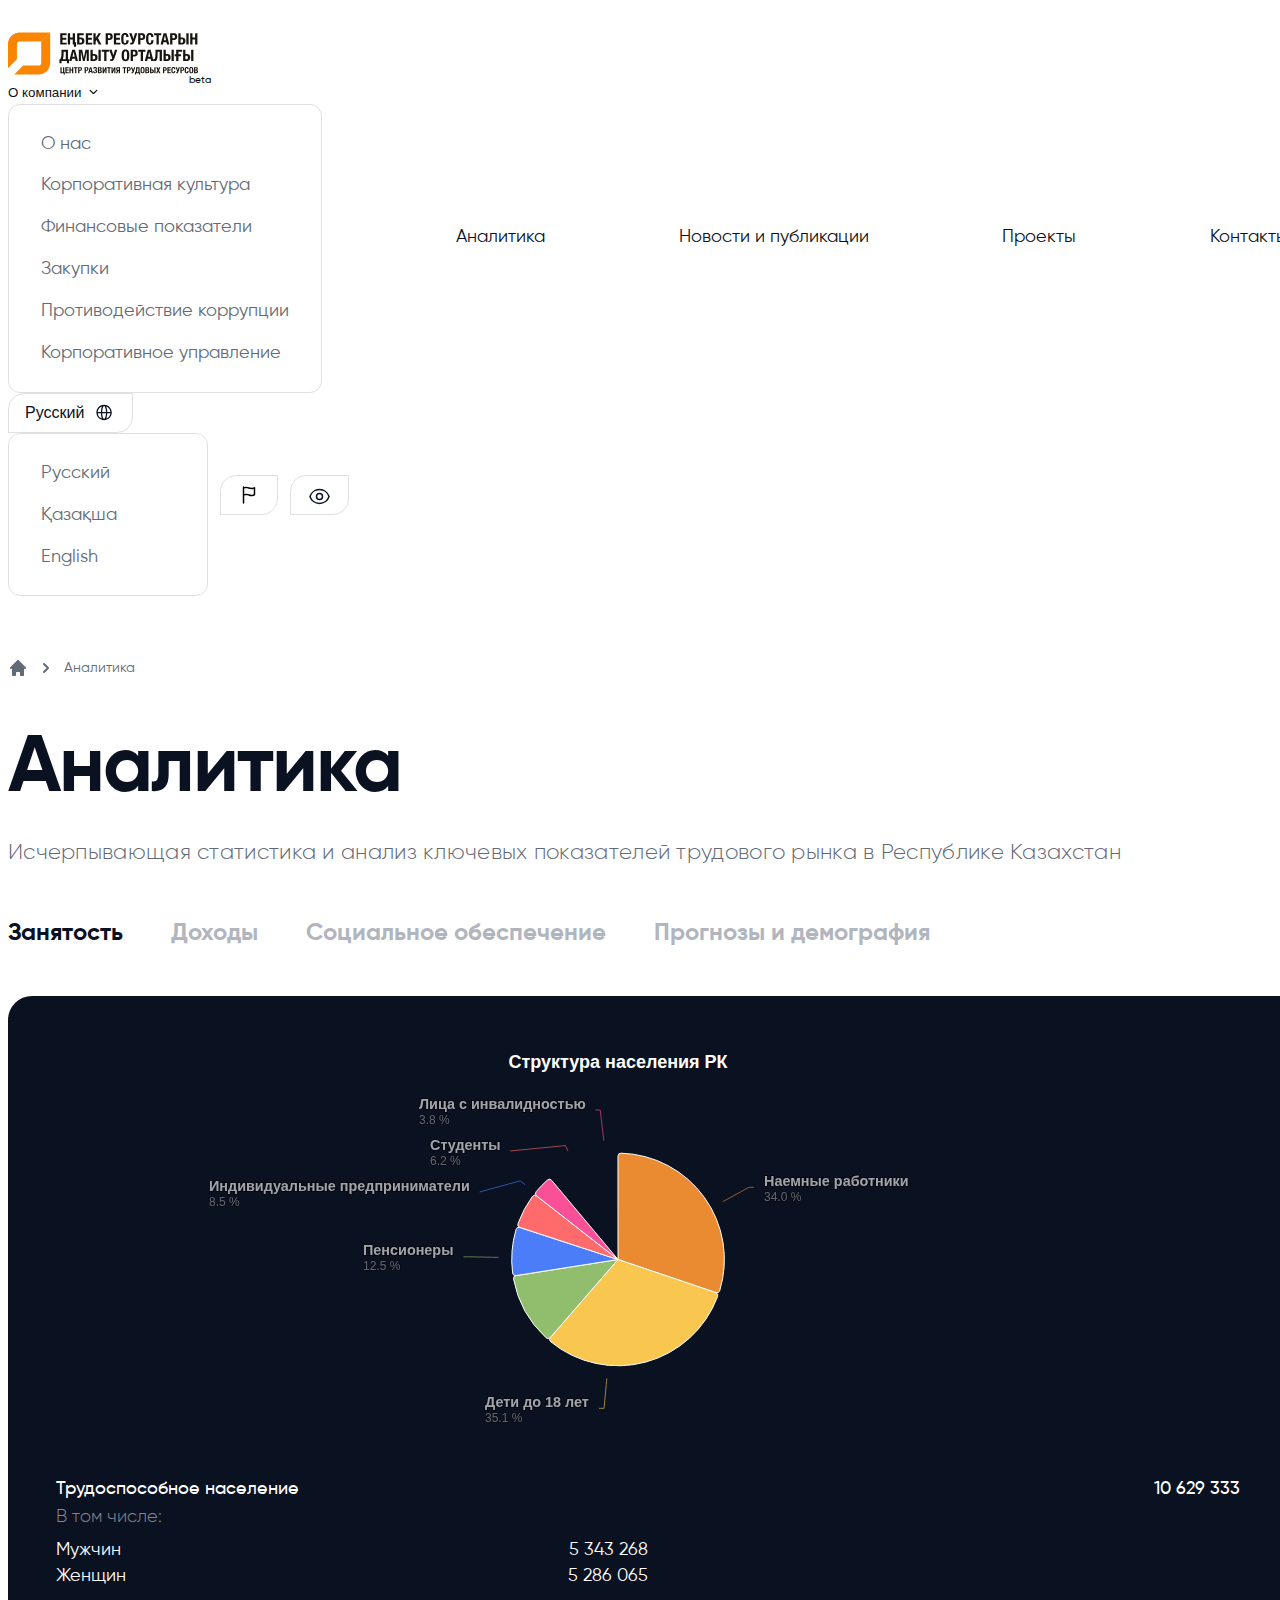
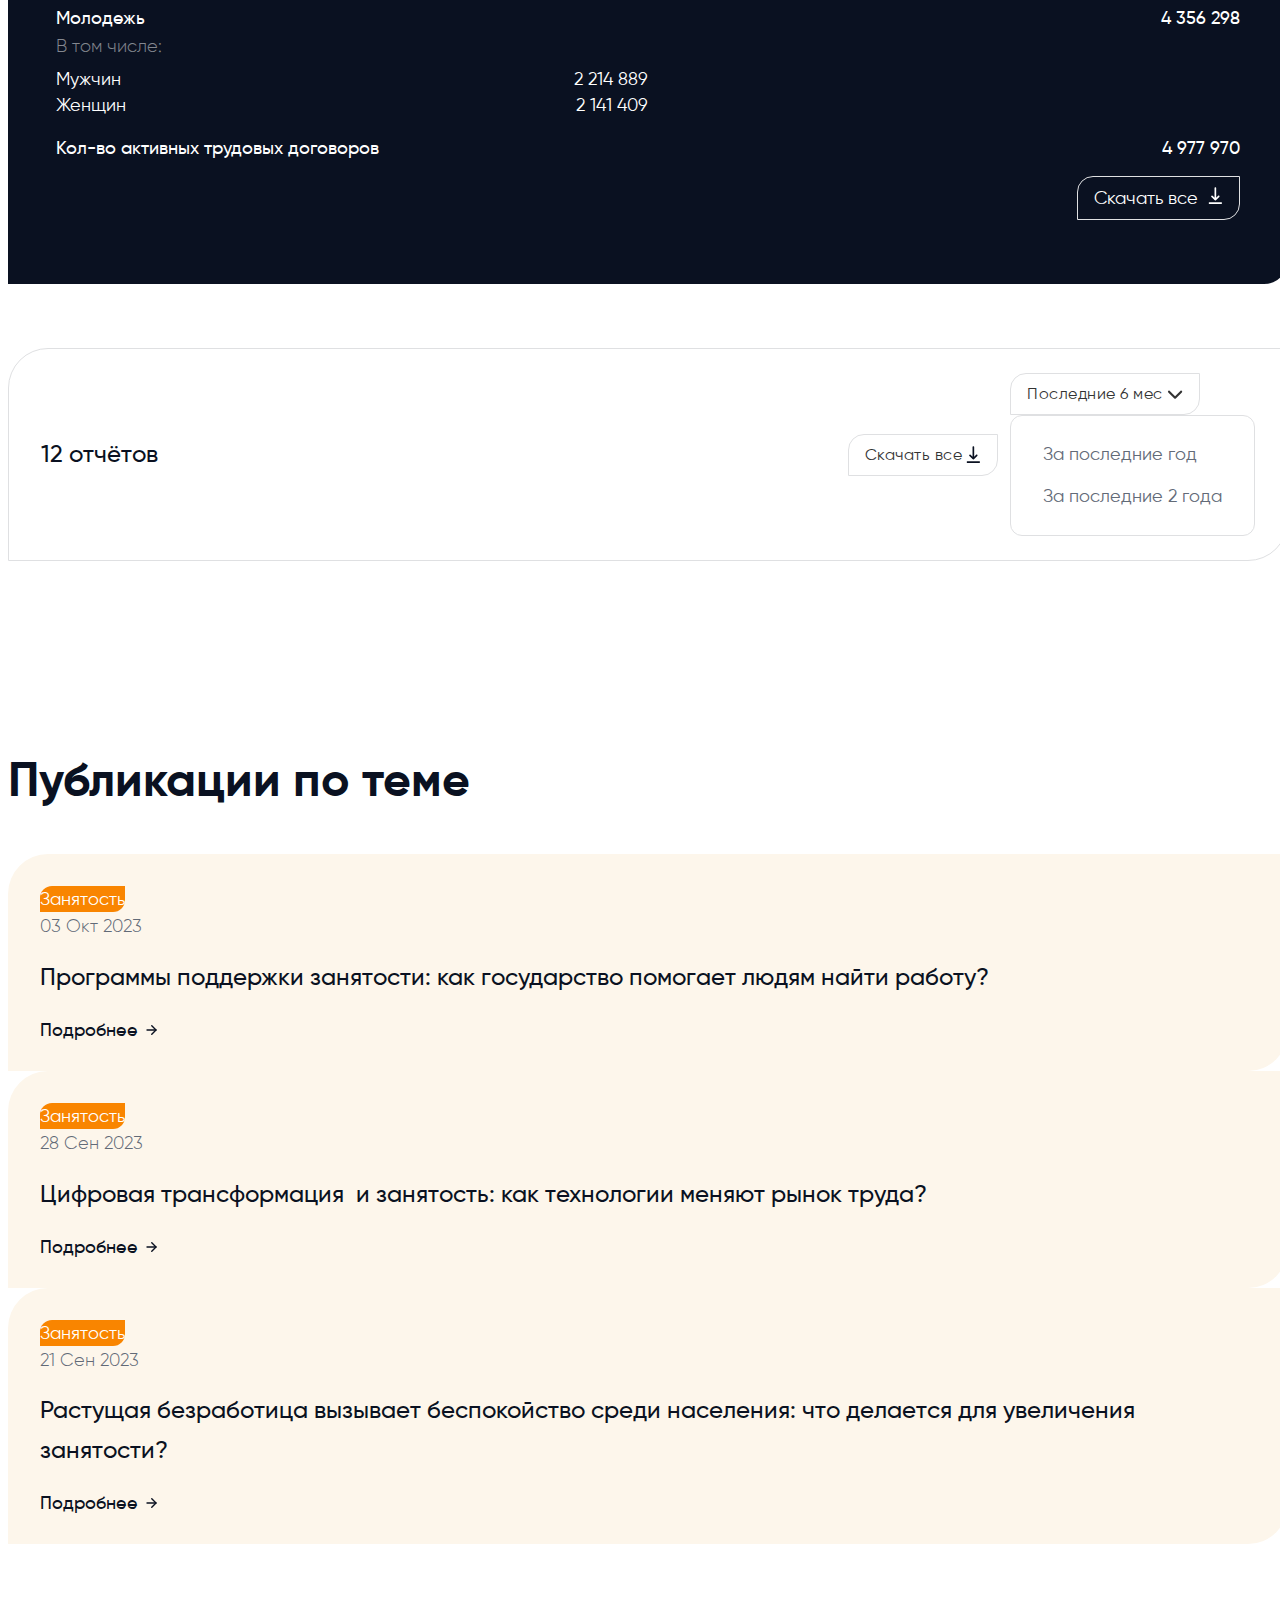
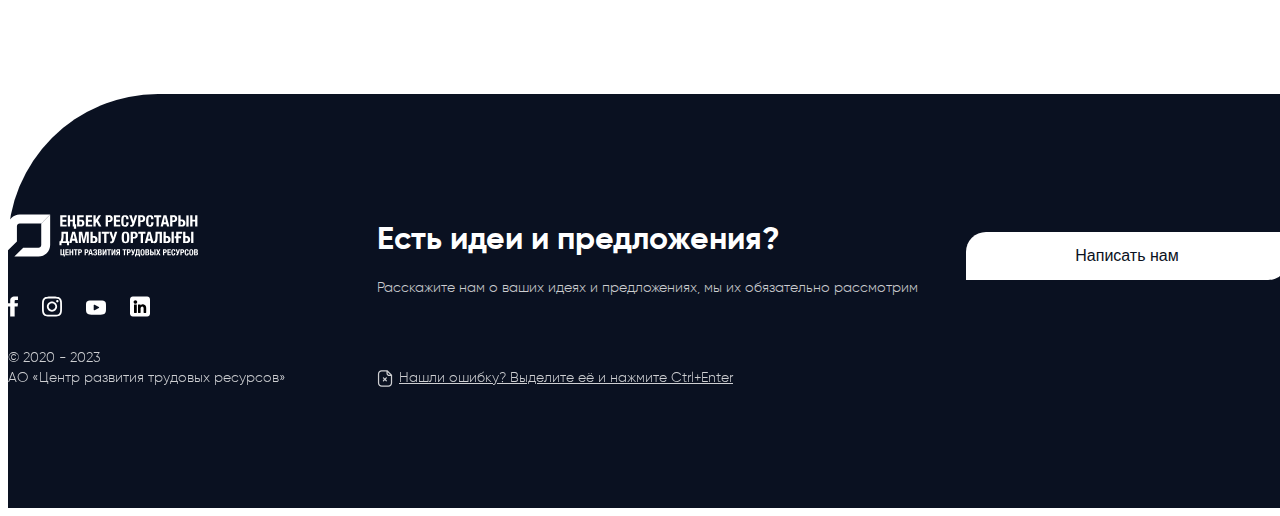
<file: analitics/index.html>
<!DOCTYPE html> <html lang="ru" dir="ltr" data-bvi-fontsize="10"> <head> <title>Аналитика</title> <meta charset="utf-8"/> <meta name="viewport" content="width=device-width,initial-scale=1"/> <link href="/favicon.png" rel="icon" type="image/png"> <link href="https://cdn.jsdelivr.net/npm/bootstrap@5.0.2/dist/css/bootstrap.min.css" rel="stylesheet" integrity="sha384-EVSTQN3/azprG1Anm3QDgpJLIm9Nao0Yz1ztcQTwFspd3yD65VohhpuuCOmLASjC" crossorigin="anonymous"> <link href="../assets/css/bvi.min.css" rel="stylesheet"> <link href="../assets/css/main.css" rel="stylesheet"> <script src="https://cdn.jsdelivr.net/npm/bootstrap@5.0.2/dist/js/bootstrap.bundle.min.js" integrity="sha384-MrcW6ZMFYlzcLA8Nl+NtUVF0sA7MsXsP1UyJoMp4YLEuNSfAP+JcXn/tWtIaxVXM" crossorigin="anonymous"></script> <script src="../assets/js/common.js"></script> <link href="../assets/css/analitics.css" rel="stylesheet"> </head> <body> <header id="header" class="header white-type static"> <div class="container header__container"> <div class="row header__row align-items-center justify-content-between"> <a href="/enbek-kz/" data-type="beta" class="header__logo"> <svg width="190" height="43" viewBox="0 0 190 43" fill="none">
<path d="M42.1572 0.499832H11.6345C5.21926 0.499832 0 5.69961 0 12.0914V36.2158L8.92022 27.3289V12.0914C8.92022 10.6002 10.1379 9.38677 11.6345 9.38677H33.237L42.1572 0.499832Z" fill="#F98500"/>
<path d="M33.238 9.387V30.9087C33.238 32.3997 32.0201 33.6131 30.5232 33.6131H15.2285L6.30859 42.5H30.5232C36.939 42.5 42.1582 37.3002 42.1582 30.9087V0.500061L33.238 9.387Z" fill="#F98500"/>
<path d="M183.134 17.785H185.407V29.0139H183.134V17.785ZM178.019 27.2997C178.703 27.2997 179.184 27.1715 179.464 26.9144C179.742 26.6576 179.882 26.1831 179.882 25.4912C179.882 25.1452 179.842 24.8596 179.763 24.634C179.684 24.4087 179.571 24.2306 179.424 24.0993C179.277 23.9684 179.09 23.8766 178.864 23.8241C178.637 23.7717 178.377 23.7454 178.082 23.7454H177.388V27.2997H178.019ZM175.115 17.785H177.388V22.0313H178.587C179.166 22.0313 179.679 22.0917 180.126 22.2121C180.574 22.3328 180.95 22.5294 181.255 22.8018C181.56 23.0747 181.794 23.4309 181.958 23.8713C182.121 24.3117 182.202 24.8463 182.202 25.4754C182.202 26.1151 182.121 26.6604 181.958 27.111C181.794 27.5619 181.558 27.9288 181.247 28.2119C180.937 28.4949 180.558 28.6994 180.111 28.8252C179.663 28.9511 179.156 29.0139 178.587 29.0139H175.115V17.785ZM168.169 24.1386H166.669V22.2829H168.169V17.785H174.183V19.6408H170.442V22.2829H173.062V24.1386H170.442V29.0139H168.169V24.1386ZM163.528 17.785H165.801V29.0139H163.528V17.785ZM158.413 27.2997C159.097 27.2997 159.579 27.1715 159.858 26.9144C160.136 26.6576 160.276 26.1831 160.276 25.4912C160.276 25.1452 160.236 24.8596 160.158 24.634C160.079 24.4087 159.965 24.2306 159.818 24.0993C159.671 23.9684 159.484 23.8766 159.258 23.8241C159.031 23.7717 158.771 23.7454 158.476 23.7454H157.782V27.2997H158.413ZM155.509 17.785H157.782V22.0313H158.982C159.56 22.0313 160.073 22.0917 160.521 22.2121C160.968 22.3328 161.344 22.5294 161.649 22.8018C161.954 23.0747 162.189 23.4309 162.352 23.8713C162.515 24.3117 162.596 24.8463 162.596 25.4754C162.596 26.1151 162.515 26.6604 162.352 27.111C162.189 27.5619 161.952 27.9288 161.641 28.2119C161.331 28.4949 160.952 28.6994 160.505 28.8252C160.057 28.9511 159.55 29.0139 158.982 29.0139H155.509V17.785ZM146.542 29.1083C146.395 29.1083 146.219 29.0977 146.014 29.0769C145.808 29.0557 145.658 29.0348 145.564 29.0139V27.0795C145.616 27.0901 145.677 27.098 145.745 27.1031C145.814 27.1086 145.858 27.111 145.879 27.111C146.058 27.111 146.224 27.098 146.377 27.0717C146.529 27.0456 146.666 26.9458 146.787 26.7729C146.908 26.5999 147.013 26.3247 147.103 25.9472C147.192 25.5698 147.266 25.0351 147.324 24.3431C147.382 23.6511 147.426 22.7731 147.458 21.7089C147.49 20.6448 147.505 19.3368 147.505 17.785H153.93V29.0139H151.657V19.6408H149.652C149.652 20.9618 149.634 22.1153 149.597 23.1007C149.56 24.0863 149.499 24.9303 149.415 25.6327C149.331 26.3352 149.213 26.9119 149.06 27.3626C148.908 27.8135 148.715 28.1674 148.484 28.4242C148.252 28.6813 147.976 28.8593 147.655 28.9589C147.334 29.0584 146.963 29.1083 146.542 29.1083ZM142.28 24.7835L141.191 19.7351H141.16L140.07 24.7835H142.28ZM139.77 17.785H142.58L145.564 29.0139H143.196L142.675 26.6392H139.676L139.155 29.0139H136.787L139.77 17.785ZM132.73 19.6408H130.267V17.785H137.466V19.6408H135.003V29.0139H132.73V19.6408ZM125.958 22.8648C126.41 22.8648 126.776 22.7287 127.055 22.4559C127.334 22.1834 127.473 21.7588 127.473 21.1819C127.473 20.6158 127.352 20.1861 127.11 19.8924C126.868 19.599 126.463 19.4521 125.895 19.4521H124.948V22.8648H125.958ZM122.674 17.785H126.653C127.231 17.785 127.718 17.8821 128.113 18.076C128.507 18.2701 128.825 18.5242 129.068 18.8387C129.31 19.1532 129.483 19.5125 129.589 19.916C129.694 20.3198 129.746 20.7314 129.746 21.1505C129.746 21.7379 129.66 22.2436 129.486 22.6682C129.312 23.0928 129.07 23.4415 128.76 23.714C128.449 23.9868 128.073 24.1912 127.631 24.3273C127.189 24.4638 126.7 24.5318 126.163 24.5318H124.948V29.0139H122.674V17.785ZM117.497 27.5671C117.834 27.5671 118.105 27.4911 118.31 27.339C118.515 27.1872 118.673 26.9458 118.783 26.6156C118.894 26.2853 118.967 25.8556 119.004 25.3261C119.041 24.7967 119.06 24.1544 119.06 23.3995C119.06 22.6446 119.041 22.0052 119.004 21.4808C118.967 20.9567 118.894 20.5269 118.783 20.1912C118.673 19.8558 118.515 19.6121 118.31 19.4599C118.105 19.308 117.834 19.2319 117.497 19.2319C117.16 19.2319 116.889 19.308 116.684 19.4599C116.479 19.6121 116.321 19.8558 116.21 20.1912C116.1 20.5269 116.026 20.9567 115.989 21.4808C115.952 22.0052 115.934 22.6446 115.934 23.3995C115.934 24.1544 115.952 24.7967 115.989 25.3261C116.026 25.8556 116.1 26.2853 116.21 26.6156C116.321 26.9458 116.479 27.1872 116.684 27.339C116.889 27.4911 117.16 27.5671 117.497 27.5671ZM117.497 29.187C116.644 29.187 115.966 29.0478 115.46 28.7702C114.955 28.4925 114.569 28.0993 114.3 27.5907C114.032 27.0823 113.858 26.474 113.779 25.7663C113.7 25.0586 113.661 24.2698 113.661 23.3995C113.661 22.5503 113.7 21.7666 113.779 21.0483C113.858 20.3303 114.032 19.7143 114.3 19.2004C114.569 18.6869 114.955 18.2858 115.46 17.9973C115.966 17.7091 116.644 17.5649 117.497 17.5649C118.349 17.5649 119.028 17.7091 119.533 17.9973C120.038 18.2858 120.425 18.6869 120.693 19.2004C120.962 19.7143 121.135 20.3303 121.214 21.0483C121.293 21.7666 121.333 22.5503 121.333 23.3995C121.333 24.2698 121.293 25.0586 121.214 25.7663C121.135 26.474 120.962 27.0823 120.693 27.5907C120.425 28.0993 120.038 28.4925 119.533 28.7702C119.028 29.0478 118.349 29.187 117.497 29.187ZM103.211 29.0769H102.974C102.911 29.0769 102.845 29.0741 102.776 29.069C102.708 29.0636 102.629 29.0584 102.54 29.0533C102.45 29.0478 102.332 29.0348 102.185 29.0139V27.2997C102.406 27.3312 102.627 27.3469 102.848 27.3469C103.216 27.3469 103.484 27.2525 103.653 27.0638C103.821 26.875 103.979 26.6077 104.126 26.2617L104.237 26.0102L101.143 17.785H103.668L105.326 23.3052L106.92 17.785H109.288L106.589 25.8686C106.399 26.4559 106.212 26.9513 106.028 27.3548C105.844 27.7585 105.631 28.0888 105.389 28.3456C105.147 28.6026 104.852 28.7886 104.505 28.9039C104.158 29.0191 103.726 29.0769 103.211 29.0769ZM96.1861 19.6408H93.7235V17.785H100.922V19.6408H98.4592V29.0139H96.1861V19.6408ZM90.4717 17.785H92.7448V29.0139H90.4717V17.785ZM85.3571 27.2997C86.041 27.2997 86.5226 27.1715 86.8015 26.9144C87.0802 26.6576 87.2198 26.1831 87.2198 25.4912C87.2198 25.1452 87.1804 24.8596 87.1015 24.634C87.0225 24.4087 86.9092 24.2306 86.7621 24.0993C86.6145 23.9684 86.4278 23.8766 86.2017 23.8241C85.9752 23.7717 85.7148 23.7454 85.4203 23.7454H84.7257V27.2997H85.3571ZM82.4525 17.785H84.7257V22.0313H85.9254C86.504 22.0313 87.017 22.0917 87.4645 22.2121C87.9116 22.3328 88.2878 22.5294 88.5931 22.8018C88.8983 23.0747 89.1324 23.4309 89.2956 23.8713C89.4586 24.3117 89.5403 24.8463 89.5403 25.4754C89.5403 26.1151 89.4586 26.6604 89.2956 27.111C89.1324 27.5619 88.8956 27.9288 88.5853 28.2119C88.2747 28.4949 87.8959 28.6994 87.4487 28.8252C87.0013 28.9511 86.4937 29.0139 85.9254 29.0139H82.4525V17.785ZM70.8185 17.785H74.1966L75.8067 25.7113H75.8382L77.4642 17.785H80.8266V29.0139H78.7429V20.0496H78.7112L76.7065 29.0139H74.9385L72.9337 20.0496H72.9022V29.0139H70.8185V17.785ZM66.6984 24.7835L65.6092 19.7351H65.5776L64.4884 24.7835H66.6984ZM64.1885 17.785H66.9984L69.9818 29.0139H67.614L67.093 26.6392H64.0937L63.5729 29.0139H61.205L64.1885 17.785ZM57.7636 27.1581V19.6408H55.6325V21.465C55.6325 21.9054 55.6193 22.3772 55.5931 22.8805C55.5667 23.3837 55.522 23.887 55.459 24.3903C55.3957 24.8935 55.309 25.3838 55.1985 25.8607C55.088 26.3379 54.9483 26.7705 54.7801 27.1581H57.7636ZM51.4336 27.1581H52.3334C52.6175 26.6235 52.8358 26.102 52.9885 25.5934C53.1409 25.0849 53.2514 24.5633 53.32 24.0285C53.3883 23.4939 53.4305 22.941 53.4462 22.3694C53.462 21.798 53.4699 21.1819 53.4699 20.5214V17.785H59.9894V27.1581H61.047V31.2314H58.9475V29.0139H53.5331V31.2314H51.4336V27.1581Z" fill="#18140F"/>
<path d="M187.747 40.3028C188.04 40.3028 188.277 40.2382 188.458 40.1089C188.639 39.9795 188.729 39.7406 188.729 39.3919C188.729 39.2176 188.705 39.0729 188.657 38.9575C188.609 38.8423 188.544 38.7496 188.462 38.6792C188.38 38.6089 188.283 38.5598 188.17 38.5315C188.057 38.5035 187.933 38.4893 187.798 38.4893H187.273V40.3028H187.747ZM187.62 37.646C187.959 37.646 188.205 37.5856 188.361 37.4646C188.516 37.3437 188.593 37.1398 188.593 36.8531C188.593 36.5663 188.523 36.3639 188.382 36.2458C188.241 36.1278 188.018 36.0686 187.713 36.0686H187.273V37.646H187.62ZM186.054 35.1746H188.094C188.342 35.1746 188.572 35.1999 188.784 35.2505C188.996 35.3011 189.178 35.3855 189.33 35.5036C189.482 35.6216 189.601 35.7791 189.686 35.9759C189.77 36.1727 189.813 36.4145 189.813 36.7012C189.813 37.0274 189.736 37.3073 189.584 37.5405C189.432 37.7739 189.203 37.9327 188.898 38.0171V38.0339C189.237 38.079 189.505 38.2224 189.702 38.4641C189.9 38.706 189.999 39.0293 189.999 39.4341C189.999 39.6703 189.968 39.8952 189.906 40.1089C189.844 40.3226 189.738 40.5095 189.588 40.6697C189.439 40.83 189.244 40.958 189.004 41.0535C188.764 41.1492 188.466 41.1969 188.111 41.1969H186.054V35.1746ZM183.277 40.421C183.457 40.421 183.603 40.3802 183.713 40.2986C183.823 40.2172 183.907 40.0877 183.967 39.9106C184.026 39.7335 184.065 39.5029 184.085 39.219C184.105 38.9351 184.115 38.5906 184.115 38.1858C184.115 37.7809 184.105 37.438 184.085 37.1568C184.065 36.8757 184.026 36.6451 183.967 36.4651C183.907 36.2853 183.823 36.1545 183.713 36.0728C183.603 35.9914 183.457 35.9506 183.277 35.9506C183.096 35.9506 182.951 35.9914 182.841 36.0728C182.731 36.1545 182.646 36.2853 182.587 36.4651C182.527 36.6451 182.488 36.8757 182.468 37.1568C182.448 37.438 182.439 37.7809 182.439 38.1858C182.439 38.5906 182.448 38.9351 182.468 39.219C182.488 39.5029 182.527 39.7335 182.587 39.9106C182.646 40.0877 182.731 40.2172 182.841 40.2986C182.951 40.3802 183.096 40.421 183.277 40.421ZM183.277 41.2897C182.819 41.2897 182.455 41.2151 182.185 41.0662C181.914 40.9172 181.706 40.7064 181.562 40.4336C181.418 40.1609 181.325 39.8348 181.283 39.4552C181.241 39.0757 181.219 38.6526 181.219 38.1858C181.219 37.7302 181.241 37.31 181.283 36.9247C181.325 36.5397 181.418 36.2093 181.562 35.9337C181.706 35.6583 181.914 35.4432 182.185 35.2885C182.455 35.1339 182.819 35.0566 183.277 35.0566C183.734 35.0566 184.098 35.1339 184.369 35.2885C184.64 35.4432 184.847 35.6583 184.991 35.9337C185.135 36.2093 185.228 36.5397 185.27 36.9247C185.313 37.31 185.334 37.7302 185.334 38.1858C185.334 38.6526 185.313 39.0757 185.27 39.4552C185.228 39.8348 185.135 40.1609 184.991 40.4336C184.847 40.7064 184.64 40.9172 184.369 41.0662C184.098 41.2151 183.734 41.2897 183.277 41.2897ZM178.73 41.2897C178.273 41.2897 177.909 41.2151 177.638 41.0662C177.367 40.9172 177.16 40.7064 177.016 40.4336C176.872 40.1609 176.779 39.8348 176.737 39.4552C176.694 39.0757 176.673 38.6526 176.673 38.1858C176.673 37.7302 176.694 37.31 176.737 36.9247C176.779 36.5397 176.872 36.2093 177.016 35.9337C177.16 35.6583 177.367 35.4432 177.638 35.2885C177.909 35.1339 178.273 35.0566 178.73 35.0566C179.165 35.0566 179.508 35.1269 179.759 35.2673C180.01 35.408 180.198 35.5865 180.322 35.8029C180.446 36.0196 180.524 36.2529 180.555 36.503C180.586 36.7533 180.601 36.9881 180.601 37.2074H179.382C179.382 36.7687 179.33 36.4497 179.226 36.25C179.121 36.0505 178.931 35.9506 178.654 35.9506C178.502 35.9506 178.376 35.9914 178.277 36.0728C178.179 36.1545 178.101 36.2867 178.045 36.4693C177.988 36.6521 177.949 36.8911 177.926 37.1862C177.903 37.4815 177.892 37.8429 177.892 38.2702C177.892 38.7256 177.908 39.0939 177.939 39.375C177.97 39.6562 178.018 39.8741 178.083 40.0287C178.147 40.1834 178.229 40.2874 178.328 40.3408C178.427 40.3943 178.541 40.421 178.671 40.421C178.778 40.421 178.878 40.4027 178.972 40.366C179.065 40.3296 179.145 40.2565 179.213 40.1467C179.281 40.0371 179.334 39.8826 179.374 39.6829C179.413 39.4833 179.433 39.2204 179.433 38.8942H180.652C180.652 39.2261 180.627 39.5367 180.576 39.8262C180.525 40.116 180.431 40.369 180.292 40.5854C180.154 40.802 179.959 40.9734 179.708 41.0999C179.457 41.2265 179.131 41.2897 178.73 41.2897ZM174.167 37.8989C174.41 37.8989 174.606 37.8259 174.756 37.6796C174.905 37.5335 174.98 37.3057 174.98 36.9965C174.98 36.6928 174.915 36.4623 174.785 36.3049C174.655 36.1475 174.438 36.0686 174.133 36.0686H173.625V37.8989H174.167ZM172.406 35.1746H174.539C174.85 35.1746 175.111 35.2267 175.323 35.3307C175.534 35.4348 175.705 35.571 175.835 35.7397C175.965 35.9084 176.058 36.1011 176.114 36.3175C176.171 36.534 176.199 36.7547 176.199 36.9796C176.199 37.2945 176.152 37.5658 176.059 37.7936C175.966 38.0213 175.836 38.2083 175.67 38.3544C175.503 38.5007 175.302 38.6104 175.064 38.6834C174.827 38.7566 174.565 38.793 174.277 38.793H173.625V41.1969H172.406V35.1746ZM168.706 41.2307H168.579C168.545 41.2307 168.51 41.2292 168.473 41.2265C168.437 41.2235 168.394 41.2207 168.346 41.2179C168.299 41.2151 168.235 41.2081 168.156 41.1969V40.2775C168.275 40.2944 168.393 40.3028 168.512 40.3028C168.709 40.3028 168.853 40.2522 168.943 40.1511C169.034 40.0498 169.118 39.9064 169.197 39.7209L169.257 39.5859L167.597 35.1746H168.952L169.841 38.1352L170.696 35.1746H171.966L170.518 39.51C170.417 39.825 170.316 40.0907 170.218 40.307C170.119 40.5235 170.004 40.7007 169.875 40.8384C169.745 40.9763 169.587 41.0761 169.401 41.1379C169.214 41.1997 168.983 41.2307 168.706 41.2307ZM165.388 41.2897C164.93 41.2897 164.566 41.2151 164.295 41.0662C164.025 40.9172 163.817 40.7064 163.673 40.4336C163.529 40.1609 163.436 39.8348 163.394 39.4552C163.351 39.0757 163.33 38.6526 163.33 38.1858C163.33 37.7302 163.351 37.31 163.394 36.9247C163.436 36.5397 163.529 36.2093 163.673 35.9337C163.817 35.6583 164.025 35.4432 164.295 35.2885C164.566 35.1339 164.93 35.0566 165.388 35.0566C165.822 35.0566 166.165 35.1269 166.416 35.2673C166.667 35.408 166.855 35.5865 166.979 35.8029C167.103 36.0196 167.181 36.2529 167.212 36.503C167.243 36.7533 167.259 36.9881 167.259 37.2074H166.039C166.039 36.7687 165.987 36.4497 165.883 36.25C165.778 36.0505 165.588 35.9506 165.311 35.9506C165.159 35.9506 165.033 35.9914 164.935 36.0728C164.836 36.1545 164.758 36.2867 164.702 36.4693C164.645 36.6521 164.606 36.8911 164.583 37.1862C164.561 37.4815 164.549 37.8429 164.549 38.2702C164.549 38.7256 164.565 39.0939 164.596 39.375C164.627 39.6562 164.675 39.8741 164.74 40.0287C164.805 40.1834 164.887 40.2874 164.986 40.3408C165.084 40.3943 165.198 40.421 165.328 40.421C165.435 40.421 165.536 40.4027 165.629 40.366C165.722 40.3296 165.802 40.2565 165.87 40.1467C165.938 40.0371 165.992 39.8826 166.031 39.6829C166.07 39.4833 166.09 39.2204 166.09 38.8942H167.309C167.309 39.2261 167.284 39.5367 167.233 39.8262C167.182 40.116 167.088 40.369 166.95 40.5854C166.811 40.802 166.616 40.9734 166.365 41.0999C166.114 41.2265 165.788 41.2897 165.388 41.2897ZM159.385 35.1746H162.763V36.1699H160.604V37.5869H162.636V38.5821H160.604V40.2017H162.848V41.1969H159.385V35.1746ZM156.752 37.8989C156.995 37.8989 157.191 37.8259 157.34 37.6796C157.49 37.5335 157.565 37.3057 157.565 36.9965C157.565 36.6928 157.5 36.4623 157.37 36.3049C157.24 36.1475 157.023 36.0686 156.718 36.0686H156.21V37.8989H156.752ZM154.991 35.1746H157.125C157.435 35.1746 157.696 35.2267 157.908 35.3307C158.119 35.4348 158.29 35.571 158.42 35.7397C158.55 35.9084 158.643 36.1011 158.699 36.3175C158.756 36.534 158.784 36.7547 158.784 36.9796C158.784 37.2945 158.737 37.5658 158.644 37.7936C158.551 38.0213 158.421 38.2083 158.255 38.3544C158.088 38.5007 157.887 38.6104 157.649 38.6834C157.412 38.7566 157.15 38.793 156.862 38.793H156.21V41.1969H154.991V35.1746ZM149.547 38.152L148.159 35.1746H149.505L150.284 37.123L151.054 35.1746H152.383L150.978 38.152L152.485 41.1969H151.114L150.242 39.1557L149.378 41.1969H148.04L149.547 38.152ZM146.347 35.1746H147.566V41.1969H146.347V35.1746ZM143.604 40.2775C143.971 40.2775 144.229 40.2088 144.379 40.0709C144.528 39.9332 144.603 39.6787 144.603 39.3076C144.603 39.122 144.582 38.9689 144.539 38.8478C144.497 38.727 144.437 38.6314 144.357 38.5611C144.278 38.4909 144.178 38.4417 144.057 38.4135C143.935 38.3855 143.796 38.3713 143.638 38.3713H143.265V40.2775H143.604ZM142.046 35.1746H143.265V37.4519H143.909C144.219 37.4519 144.494 37.4844 144.734 37.5489C144.974 37.6136 145.176 37.7191 145.34 37.8652C145.503 38.0116 145.629 38.2026 145.716 38.4388C145.804 38.675 145.847 38.9617 145.847 39.2992C145.847 39.6422 145.804 39.9346 145.716 40.1763C145.629 40.4182 145.502 40.6149 145.335 40.7667C145.169 40.9186 144.966 41.0282 144.726 41.0957C144.486 41.1631 144.214 41.1969 143.909 41.1969H142.046V35.1746ZM139.032 40.3028C139.326 40.3028 139.563 40.2382 139.743 40.1089C139.924 39.9795 140.014 39.7406 140.014 39.3919C140.014 39.2176 139.99 39.0729 139.942 38.9575C139.894 38.8423 139.829 38.7496 139.748 38.6792C139.666 38.6089 139.568 38.5598 139.456 38.5315C139.343 38.5035 139.219 38.4893 139.083 38.4893H138.558V40.3028H139.032ZM138.905 37.646C139.244 37.646 139.491 37.5856 139.646 37.4646C139.801 37.3437 139.879 37.1398 139.879 36.8531C139.879 36.5663 139.808 36.3639 139.667 36.2458C139.526 36.1278 139.303 36.0686 138.998 36.0686H138.558V37.646H138.905ZM137.339 35.1746H139.379C139.628 35.1746 139.858 35.1999 140.069 35.2505C140.281 35.3011 140.463 35.3855 140.615 35.5036C140.768 35.6216 140.886 35.7791 140.971 35.9759C141.056 36.1727 141.098 36.4145 141.098 36.7012C141.098 37.0274 141.022 37.3073 140.869 37.5405C140.717 37.7739 140.488 37.9327 140.184 38.0171V38.0339C140.522 38.079 140.79 38.2224 140.988 38.4641C141.185 38.706 141.284 39.0293 141.284 39.4341C141.284 39.6703 141.253 39.8952 141.191 40.1089C141.129 40.3226 141.023 40.5095 140.874 40.6697C140.724 40.83 140.529 40.958 140.29 41.0535C140.05 41.1492 139.752 41.1969 139.396 41.1969H137.339V35.1746ZM134.562 40.421C134.743 40.421 134.888 40.3802 134.998 40.2986C135.108 40.2172 135.193 40.0877 135.252 39.9106C135.311 39.7335 135.351 39.5029 135.371 39.219C135.39 38.9351 135.4 38.5906 135.4 38.1858C135.4 37.7809 135.39 37.438 135.371 37.1568C135.351 36.8757 135.311 36.6451 135.252 36.4651C135.193 36.2853 135.108 36.1545 134.998 36.0728C134.888 35.9914 134.743 35.9506 134.562 35.9506C134.381 35.9506 134.236 35.9914 134.126 36.0728C134.016 36.1545 133.931 36.2853 133.872 36.4651C133.813 36.6451 133.773 36.8757 133.754 37.1568C133.734 37.438 133.724 37.7809 133.724 38.1858C133.724 38.5906 133.734 38.9351 133.754 39.219C133.773 39.5029 133.813 39.7335 133.872 39.9106C133.931 40.0877 134.016 40.2172 134.126 40.2986C134.236 40.3802 134.381 40.421 134.562 40.421ZM134.562 41.2897C134.105 41.2897 133.741 41.2151 133.47 41.0662C133.199 40.9172 132.992 40.7064 132.848 40.4336C132.704 40.1609 132.611 39.8348 132.568 39.4552C132.526 39.0757 132.505 38.6526 132.505 38.1858C132.505 37.7302 132.526 37.31 132.568 36.9247C132.611 36.5397 132.704 36.2093 132.848 35.9337C132.992 35.6583 133.199 35.4432 133.47 35.2885C133.741 35.1339 134.105 35.0566 134.562 35.0566C135.019 35.0566 135.383 35.1339 135.654 35.2885C135.925 35.4432 136.133 35.6583 136.276 35.9337C136.421 36.2093 136.514 36.5397 136.556 36.9247C136.598 37.31 136.619 37.7302 136.619 38.1858C136.619 38.6526 136.598 39.0757 136.556 39.4552C136.514 39.8348 136.421 40.1609 136.276 40.4336C136.133 40.7064 135.925 40.9172 135.654 41.0662C135.383 41.2151 135.019 41.2897 134.562 41.2897ZM130.363 40.2017V36.1699H129.22V37.1482C129.22 37.3845 129.213 37.6375 129.199 37.9074C129.185 38.1773 129.161 38.4472 129.127 38.7171C129.093 38.9871 129.046 39.25 128.987 39.5057C128.928 39.7617 128.853 39.9937 128.763 40.2017H130.363ZM126.968 40.2017H127.451C127.603 39.9148 127.72 39.6352 127.802 39.3624C127.884 39.0897 127.943 38.81 127.98 38.5231C128.016 38.2364 128.039 37.9398 128.047 37.6333C128.056 37.3269 128.06 36.9965 128.06 36.6422V35.1746H131.557V40.2017H132.124V42.3862H130.998V41.1969H128.094V42.3862H126.968V40.2017ZM124.03 41.2307H123.903C123.869 41.2307 123.834 41.2292 123.797 41.2265C123.761 41.2235 123.718 41.2207 123.67 41.2179C123.622 41.2151 123.559 41.2081 123.48 41.1969V40.2775C123.598 40.2944 123.717 40.3028 123.835 40.3028C124.033 40.3028 124.177 40.2522 124.267 40.1511C124.357 40.0498 124.442 39.9064 124.521 39.7209L124.58 39.5859L122.921 35.1746H124.276L125.165 38.1352L126.02 35.1746H127.29L125.842 39.51C125.74 39.825 125.64 40.0907 125.541 40.307C125.443 40.5235 125.328 40.7007 125.198 40.8384C125.069 40.9763 124.911 41.0761 124.724 41.1379C124.538 41.1997 124.307 41.2307 124.03 41.2307ZM120.694 37.8989C120.937 37.8989 121.133 37.8259 121.283 37.6796C121.432 37.5335 121.507 37.3057 121.507 36.9965C121.507 36.6928 121.442 36.4623 121.312 36.3049C121.183 36.1475 120.965 36.0686 120.661 36.0686H120.153V37.8989H120.694ZM118.933 35.1746H121.067C121.377 35.1746 121.638 35.2267 121.85 35.3307C122.062 35.4348 122.232 35.571 122.362 35.7397C122.492 35.9084 122.585 36.1011 122.642 36.3175C122.698 36.534 122.726 36.7547 122.726 36.9796C122.726 37.2945 122.68 37.5658 122.587 37.7936C122.494 38.0213 122.364 38.2083 122.197 38.3544C122.031 38.5007 121.829 38.6104 121.592 38.6834C121.355 38.7566 121.092 38.793 120.804 38.793H120.153V41.1969H118.933V35.1746ZM115.869 36.1699H114.548V35.1746H118.409V36.1699H117.088V41.1969H115.869V36.1699ZM110.789 37.9833V36.0686H110.306C109.968 36.0686 109.721 36.1404 109.566 36.2837C109.41 36.4271 109.333 36.6732 109.333 37.0218C109.333 37.3874 109.409 37.639 109.561 37.7766C109.714 37.9145 109.951 37.9833 110.273 37.9833H110.789ZM109.138 38.734C108.811 38.6159 108.554 38.4164 108.368 38.1352C108.181 37.8541 108.088 37.4829 108.088 37.0218C108.088 36.6957 108.133 36.4159 108.224 36.1826C108.314 35.9492 108.442 35.7581 108.609 35.609C108.775 35.46 108.977 35.3504 109.214 35.2801C109.451 35.2097 109.714 35.1746 110.002 35.1746H111.991V41.1969H110.781V38.8774H110.34L109.189 41.1969H107.843L109.138 38.734ZM103.466 35.1746H104.634V39.0377L106.116 35.1746H107.428V41.1969H106.26V37.3423L104.778 41.1969H103.466V35.1746ZM100.401 36.1699H99.0804V35.1746H102.941V36.1699H101.62V41.1969H100.401V36.1699ZM94.6017 35.1746H95.7701V39.0377L97.2516 35.1746H98.5639V41.1969H97.3955V37.3423L95.914 41.1969H94.6017V35.1746ZM91.5878 40.3028C91.8811 40.3028 92.1182 40.2382 92.299 40.1089C92.4795 39.9795 92.5699 39.7406 92.5699 39.3919C92.5699 39.2176 92.5457 39.0729 92.4979 38.9575C92.4499 38.8423 92.3849 38.7496 92.3032 38.6792C92.2212 38.6089 92.1239 38.5598 92.011 38.5315C91.8981 38.5035 91.774 38.4893 91.6386 38.4893H91.1136V40.3028H91.5878ZM91.4608 37.646C91.7994 37.646 92.0462 37.5856 92.2015 37.4646C92.3567 37.3437 92.4344 37.1398 92.4344 36.8531C92.4344 36.5663 92.3637 36.3639 92.2227 36.2458C92.0815 36.1278 91.8587 36.0686 91.5539 36.0686H91.1136V37.646H91.4608ZM89.8945 35.1746H91.9348C92.1832 35.1746 92.4132 35.1999 92.6249 35.2505C92.8366 35.3011 93.0186 35.3855 93.1709 35.5036C93.3233 35.6216 93.4418 35.7791 93.5265 35.9759C93.6112 36.1727 93.6535 36.4145 93.6535 36.7012C93.6535 37.0274 93.5773 37.3073 93.425 37.5405C93.2725 37.7739 93.0439 37.9327 92.7391 38.0171V38.0339C93.0778 38.079 93.3458 38.2224 93.5434 38.4641C93.7409 38.706 93.8398 39.0293 93.8398 39.4341C93.8398 39.6703 93.8087 39.8952 93.7467 40.1089C93.6845 40.3226 93.5786 40.5095 93.4292 40.6697C93.2795 40.83 93.0849 40.958 92.845 41.0535C92.6051 41.1492 92.3074 41.1969 91.9518 41.1969H89.8945V35.1746ZM87.0668 41.2897C86.7112 41.2897 86.4108 41.253 86.1652 41.1801C85.9197 41.1071 85.7207 40.9931 85.5683 40.8384C85.4159 40.6839 85.3059 40.4884 85.2382 40.2522C85.1704 40.0161 85.1365 39.7377 85.1365 39.4172V39.3412H86.3556V39.4004C86.3556 39.5353 86.3642 39.6632 86.3811 39.7841C86.398 39.9051 86.4347 40.0133 86.4911 40.1089C86.5475 40.2046 86.6237 40.2804 86.7198 40.3366C86.8156 40.3928 86.9454 40.421 87.1091 40.421C87.3632 40.421 87.5536 40.3464 87.6806 40.1974C87.8077 40.0485 87.8711 39.8108 87.8711 39.4847C87.8711 39.1418 87.8034 38.8985 87.668 38.755C87.5325 38.6117 87.3124 38.5401 87.0076 38.5401H86.8298C86.7451 38.5401 86.6745 38.5429 86.6181 38.5485V37.6038C86.6462 37.6094 86.6844 37.6122 86.7325 37.6122H86.8467C87.1796 37.6122 87.4168 37.5395 87.5579 37.3941C87.6989 37.2486 87.7695 37.008 87.7695 36.6722C87.7695 36.4151 87.713 36.2303 87.6002 36.1185C87.4873 36.0066 87.3321 35.9506 87.1346 35.9506C86.9484 35.9506 86.7903 35.991 86.6604 36.0717C86.5306 36.1525 86.4516 36.2847 86.4234 36.4683C86.412 36.5298 86.405 36.5826 86.4022 36.6272C86.3994 36.6718 86.398 36.733 86.398 36.8109H85.2043V36.7603C85.2043 36.1924 85.3707 35.7665 85.7038 35.4824C86.0367 35.1986 86.5194 35.0566 87.1515 35.0566C87.7385 35.0566 88.1886 35.1929 88.5018 35.4656C88.8151 35.7384 88.9718 36.1306 88.9718 36.6422C88.9718 36.7885 88.9534 36.9347 88.9168 37.0808C88.8799 37.2271 88.8235 37.3621 88.7474 37.4857C88.6712 37.6094 88.5765 37.7176 88.4637 37.8104C88.3508 37.9032 88.2211 37.9694 88.0743 38.0087C88.4073 38.0818 88.667 38.2322 88.8532 38.4599C89.0394 38.6876 89.1326 39.0039 89.1326 39.4088C89.1326 40.0498 88.9534 40.5235 88.595 40.83C88.2365 41.1365 87.7272 41.2897 87.0668 41.2897ZM83.1893 38.928L82.6052 36.2205H82.5882L82.0041 38.928H83.1893ZM81.8432 35.1746H83.3501L84.9503 41.1969H83.6804L83.401 39.9232H81.7924L81.5131 41.1969H80.2431L81.8432 35.1746ZM78.372 37.8989C78.6146 37.8989 78.8109 37.8259 78.9604 37.6796C79.1099 37.5335 79.1847 37.3057 79.1847 36.9965C79.1847 36.6928 79.1199 36.4623 78.9901 36.3049C78.8601 36.1475 78.6429 36.0686 78.3382 36.0686H77.8302V37.8989H78.372ZM76.6111 35.1746H78.7446C79.0549 35.1746 79.316 35.2267 79.5277 35.3307C79.7393 35.4348 79.91 35.571 80.0398 35.7397C80.1696 35.9084 80.2628 36.1011 80.3193 36.3175C80.3756 36.534 80.4039 36.7547 80.4039 36.9796C80.4039 37.2945 80.3573 37.5658 80.2642 37.7936C80.1711 38.0213 80.0412 38.2083 79.8748 38.3544C79.7083 38.5007 79.5064 38.6104 79.2694 38.6834C79.0324 38.7566 78.7699 38.793 78.4821 38.793H77.8302V41.1969H76.6111V35.1746ZM71.9462 37.8989C72.1888 37.8989 72.3849 37.8259 72.5346 37.6796C72.6841 37.5335 72.7589 37.3057 72.7589 36.9965C72.7589 36.6928 72.6939 36.4623 72.5642 36.3049C72.4343 36.1475 72.2171 36.0686 71.9123 36.0686H71.4044V37.8989H71.9462ZM70.1852 35.1746H72.3187C72.629 35.1746 72.8902 35.2267 73.1018 35.3307C73.3134 35.4348 73.4841 35.571 73.614 35.7397C73.7438 35.9084 73.8369 36.1011 73.8934 36.3175C73.9498 36.534 73.978 36.7547 73.978 36.9796C73.978 37.2945 73.9315 37.5658 73.8384 37.7936C73.7452 38.0213 73.6153 38.2083 73.4489 38.3544C73.2823 38.5007 73.0806 38.6104 72.8436 38.6834C72.6066 38.7566 72.3441 38.793 72.0562 38.793H71.4044V41.1969H70.1852V35.1746ZM67.1205 36.1699H65.7997V35.1746H69.6603V36.1699H68.3396V41.1969H67.1205V36.1699ZM61.4143 35.1746H62.6334V37.4773H64.0557V35.1746H65.2749V41.1969H64.0557V38.5231H62.6334V41.1969H61.4143V35.1746ZM57.342 35.1746H60.72V36.1699H58.5612V37.5869H60.593V38.5821H58.5612V40.2017H60.8047V41.1969H57.342V35.1746ZM55.7081 41.1969H52.4062V35.1746H53.6254V40.2017H55.0477V35.1746H56.2668V40.2017H56.8341V42.3862H55.7081V41.1969Z" fill="#18140F"/>
<path d="M67.0146 1.27139H64.7415V5.56484H62.0895V1.27139H59.8164V12.5003H62.0895V7.51492H64.7415V12.5003H65.8781V14.7461H68.1512V10.2545H67.0146V1.27139Z" fill="#18140F"/>
<path d="M102.048 5.94243C101.769 6.21526 101.404 6.35138 100.951 6.35138H99.9411V2.93868H100.888C101.457 2.93868 101.862 3.08555 102.104 3.37894C102.346 3.67256 102.467 4.10242 102.467 4.66851C102.467 5.24524 102.327 5.66996 102.048 5.94243ZM104.061 2.32526C103.819 2.01073 103.501 1.75672 103.106 1.56253C102.711 1.36869 102.225 1.27159 101.646 1.27159H97.668V12.5005H99.9411V8.01835H101.157C101.693 8.01835 102.183 7.95035 102.625 7.81388C103.067 7.67776 103.443 7.47328 103.753 7.20058C104.064 6.9281 104.306 6.57933 104.479 6.15473C104.653 5.73013 104.74 5.22444 104.74 4.63708C104.74 4.21786 104.687 3.80634 104.582 3.40254C104.477 2.99909 104.303 2.6398 104.061 2.32526Z" fill="#18140F"/>
<path d="M54.4958 7.62518H58.2843V5.76939H54.4958V3.12738H58.5211V1.27159H52.2227V12.5005H58.679V10.6447H54.4958V7.62518Z" fill="#18140F"/>
<path d="M108.133 7.62518H111.921V5.76939H108.133V3.12738H112.158V1.27159H105.859V12.5005H112.316V10.6447H108.133V7.62518Z" fill="#18140F"/>
<path d="M93.0426 1.27159H90.58L87.707 5.76939H87.6754V1.27159H85.4023V12.5005H87.6754V9.16643L88.5121 7.89251L90.8326 12.5005H93.3898L89.9802 6.08393L93.0426 1.27159Z" fill="#18140F"/>
<path d="M73.9594 9.85836C73.8856 10.0891 73.7724 10.2727 73.62 10.4088C73.4673 10.5452 73.2752 10.6396 73.0438 10.6919C72.8122 10.7445 72.5333 10.7705 72.2071 10.7705H71.4021V7.3263H72.2703C72.8702 7.3263 73.3201 7.43917 73.62 7.66443C73.92 7.89006 74.0699 8.3226 74.0699 8.96196C74.0699 9.32907 74.0329 9.62783 73.9594 9.85836ZM75.4432 6.3356C75.1379 6.07364 74.7617 5.88494 74.3146 5.76939C73.8672 5.65418 73.3595 5.59635 72.7913 5.59635H71.4021V3.12726H75.7116V1.27159H69.1289V12.5005H72.6176C73.2175 12.5005 73.7487 12.4375 74.212 12.3117C74.6749 12.186 75.0695 11.9815 75.3959 11.6984C75.722 11.4153 75.9693 11.0512 76.1378 10.6053C76.306 10.1598 76.3903 9.61732 76.3903 8.97761C76.3903 8.34854 76.3087 7.81656 76.1457 7.38145C75.9824 6.94645 75.7484 6.59779 75.4432 6.3356Z" fill="#18140F"/>
<path d="M80.0817 7.62518H83.8703V5.76939H80.0817V3.12738H84.107V1.27159H77.8086V12.5005H84.2649V10.6447H80.0817V7.62518Z" fill="#18140F"/>
<path d="M174.677 10.401C174.398 10.658 173.917 10.7863 173.233 10.7863H172.601V7.23201H173.296C173.59 7.23201 173.851 7.2583 174.077 7.31064C174.303 7.36322 174.49 7.45494 174.638 7.58592C174.785 7.71713 174.898 7.89531 174.977 8.12058C175.056 8.3462 175.095 8.63176 175.095 8.97773C175.095 9.66966 174.956 10.1442 174.677 10.401ZM176.469 6.2884C176.163 6.01592 175.787 5.81928 175.34 5.6987C174.893 5.57824 174.38 5.51783 173.801 5.51783H172.601V1.27159H170.328V12.5005H173.801C174.369 12.5005 174.877 12.4376 175.324 12.3118C175.771 12.186 176.15 11.9815 176.461 11.6984C176.771 11.4154 177.008 11.0485 177.171 10.5976C177.334 10.1468 177.416 9.60166 177.416 8.96196C177.416 8.33288 177.334 7.79822 177.171 7.35784C177.008 6.91747 176.774 6.56122 176.469 6.2884Z" fill="#18140F"/>
<path d="M178.348 12.5005H180.621V1.27159H178.348V12.5005Z" fill="#18140F"/>
<path d="M166.517 5.94243C166.238 6.21526 165.872 6.35138 165.42 6.35138H164.41V2.93868H165.357C165.925 2.93868 166.33 3.08555 166.572 3.37894C166.814 3.67256 166.936 4.10242 166.936 4.66851C166.936 5.24524 166.796 5.66996 166.517 5.94243ZM168.53 2.32526C168.288 2.01073 167.969 1.75672 167.575 1.56253C167.18 1.36869 166.693 1.27159 166.115 1.27159H162.137V12.5005H164.41V8.01835H165.625C166.162 8.01835 166.651 7.95035 167.093 7.81388C167.535 7.67776 167.912 7.47328 168.222 7.20058C168.532 6.9281 168.775 6.57933 168.948 6.15473C169.122 5.73013 169.209 5.22444 169.209 4.63708C169.209 4.21786 169.156 3.80634 169.051 3.40254C168.945 2.99909 168.772 2.6398 168.53 2.32526Z" fill="#18140F"/>
<path d="M155.854 8.27002L156.943 3.22179H156.975L158.064 8.27002H155.854ZM155.554 1.27159L152.57 12.5005H154.938L155.459 10.1258H158.458L158.979 12.5005H161.347L158.364 1.27159H155.554Z" fill="#18140F"/>
<path d="M187.124 1.27159V5.56503H184.472V1.27159H182.199V12.5005H184.472V7.51511H187.124V12.5005H189.397V1.27159H187.124Z" fill="#18140F"/>
<path d="M118.25 9.67791C118.177 10.0502 118.077 10.3384 117.951 10.5429C117.824 10.7474 117.674 10.8837 117.501 10.9518C117.327 11.0201 117.14 11.0539 116.94 11.0539C116.698 11.0539 116.485 11.0044 116.301 10.9046C116.117 10.8051 115.964 10.6112 115.843 10.3226C115.722 10.0345 115.632 9.62825 115.575 9.10387C115.517 8.57972 115.488 7.89292 115.488 7.04372C115.488 6.24698 115.509 5.57328 115.551 5.02284C115.593 4.4724 115.667 4.02689 115.772 3.68606C115.877 3.34547 116.022 3.09893 116.206 2.94681C116.39 2.79503 116.624 2.71885 116.909 2.71885C117.424 2.71885 117.779 2.90509 117.974 3.27712C118.169 3.64937 118.266 4.24433 118.266 5.0621H120.539C120.539 4.65315 120.51 4.21558 120.453 3.74892C120.395 3.28249 120.25 2.84737 120.018 2.44357C119.787 2.04012 119.437 1.70712 118.969 1.44493C118.5 1.18297 117.861 1.05176 117.051 1.05176C116.198 1.05176 115.52 1.19606 115.014 1.48431C114.509 1.77279 114.122 2.17379 113.854 2.6873C113.586 3.20117 113.412 3.81727 113.333 4.53526C113.254 5.25348 113.215 6.03714 113.215 6.88645C113.215 7.7568 113.254 8.5456 113.333 9.2533C113.412 9.96101 113.586 10.5692 113.854 11.0775C114.122 11.5863 114.509 11.9794 115.014 12.2571C115.52 12.5348 116.198 12.6738 117.051 12.6738C117.798 12.6738 118.406 12.5559 118.874 12.32C119.342 12.0841 119.705 11.7645 119.963 11.3607C120.221 10.9572 120.397 10.4854 120.492 9.94524C120.587 9.40543 120.634 8.82625 120.634 8.20746H118.361C118.361 8.81562 118.324 9.30588 118.25 9.67791Z" fill="#18140F"/>
<path d="M125.355 6.79176L123.698 1.2716H121.172L124.266 9.49675L124.155 9.74842C124.008 10.0944 123.85 10.3617 123.682 10.5504C123.513 10.7391 123.245 10.8335 122.877 10.8335C122.656 10.8335 122.435 10.8178 122.214 10.7863V12.5006C122.361 12.5214 122.479 12.5345 122.569 12.5399C122.658 12.545 122.737 12.5502 122.806 12.5556C122.874 12.5608 122.94 12.5635 123.003 12.5635H123.24C123.755 12.5635 124.187 12.5058 124.534 12.3904C124.882 12.2752 125.176 12.0892 125.418 11.8322C125.66 11.5754 125.873 11.2452 126.058 10.8414C126.242 10.4379 126.429 9.9425 126.618 9.35525L129.317 1.2716H126.949L125.355 6.79176Z" fill="#18140F"/>
<path d="M134.521 5.94243C134.242 6.21526 133.876 6.35138 133.424 6.35138H132.414V2.93868H133.361C133.929 2.93868 134.334 3.08555 134.576 3.37894C134.818 3.67256 134.939 4.10242 134.939 4.66851C134.939 5.24524 134.8 5.66996 134.521 5.94243ZM136.534 2.32526C136.292 2.01073 135.973 1.75672 135.579 1.56253C135.184 1.36869 134.697 1.27159 134.119 1.27159H130.141V12.5005H132.414V8.01835H133.629C134.166 8.01835 134.655 7.95035 135.097 7.81388C135.539 7.67776 135.915 7.47328 136.226 7.20058C136.536 6.9281 136.778 6.57933 136.952 6.15473C137.126 5.73013 137.213 5.22444 137.213 4.63708C137.213 4.21786 137.16 3.80634 137.055 3.40254C136.949 2.99909 136.776 2.6398 136.534 2.32526Z" fill="#18140F"/>
<path d="M143.129 9.67791C143.056 10.0502 142.956 10.3384 142.829 10.5429C142.703 10.7474 142.553 10.8837 142.379 10.9518C142.206 11.0201 142.019 11.0539 141.819 11.0539C141.577 11.0539 141.364 11.0044 141.18 10.9046C140.996 10.8051 140.843 10.6112 140.722 10.3226C140.601 10.0345 140.511 9.62825 140.454 9.10387C140.396 8.57972 140.367 7.89292 140.367 7.04372C140.367 6.24698 140.388 5.57328 140.43 5.02284C140.472 4.4724 140.546 4.02689 140.651 3.68606C140.756 3.34547 140.901 3.09893 141.085 2.94681C141.269 2.79503 141.503 2.71885 141.788 2.71885C142.303 2.71885 142.658 2.90509 142.853 3.27712C143.048 3.64937 143.145 4.24433 143.145 5.0621H145.418C145.418 4.65315 145.389 4.21558 145.331 3.74892C145.273 3.28249 145.129 2.84737 144.897 2.44357C144.666 2.04012 144.316 1.70712 143.848 1.44493C143.379 1.18297 142.74 1.05176 141.93 1.05176C141.077 1.05176 140.398 1.19606 139.893 1.48431C139.388 1.77279 139.001 2.17379 138.733 2.6873C138.465 3.20117 138.291 3.81727 138.212 4.53526C138.133 5.25348 138.094 6.03714 138.094 6.88645C138.094 7.7568 138.133 8.5456 138.212 9.2533C138.291 9.96101 138.465 10.5692 138.733 11.0775C139.001 11.5863 139.388 11.9794 139.893 12.2571C140.398 12.5348 141.077 12.6738 141.93 12.6738C142.677 12.6738 143.285 12.5559 143.753 12.32C144.221 12.0841 144.584 11.7645 144.842 11.3607C145.1 10.9572 145.276 10.4854 145.371 9.94524C145.466 9.40543 145.513 8.82625 145.513 8.20746H143.24C143.24 8.81562 143.203 9.30588 143.129 9.67791Z" fill="#18140F"/>
<path d="M153.249 1.27159H146.051V3.12738H148.513V12.5005H150.786V3.12738H153.249V1.27159Z" fill="#18140F"/>
</svg> </a> <nav class="nav"> <ul class="nav__list"> <li class="nav__item"> <div class="dropdown nav__dropdown"> <button class="e-btn nav__link nav__dropdown-btn" type="button" id="dropdownMenuButton1" data-bs-toggle="dropdown" aria-expanded="false"> <span>О компании</span> <svg viewBox="0 0 10 6" fill="none" xmlns="http://www.w3.org/2000/svg"> <path d="M5.04775 4.37608L8.34775 1.07608C8.40925 1.01241 8.48282 0.961622 8.56415 0.926683C8.64549 0.891744 8.73297 0.873353 8.82149 0.872584C8.91001 0.871815 8.99779 0.888682 9.07972 0.922203C9.16166 0.955724 9.23609 1.00523 9.29869 1.06782C9.36128 1.13042 9.41078 1.20485 9.4443 1.28678C9.47782 1.36871 9.49469 1.4565 9.49392 1.54502C9.49315 1.63354 9.47476 1.72102 9.43982 1.80235C9.40488 1.88369 9.3541 1.95725 9.29042 2.01875L5.51909 5.79008C5.39407 5.91506 5.22453 5.98528 5.04775 5.98528C4.87098 5.98528 4.70144 5.91506 4.57642 5.79008L0.805088 2.01875C0.741415 1.95725 0.690626 1.88369 0.655687 1.80235C0.620748 1.72102 0.602357 1.63354 0.601588 1.54502C0.600818 1.4565 0.617686 1.36871 0.651207 1.28678C0.684727 1.20485 0.73423 1.13042 0.796825 1.06782C0.85942 1.00523 0.933854 0.955724 1.01579 0.922203C1.09772 0.888682 1.1855 0.871815 1.27402 0.872584C1.36254 0.873353 1.45002 0.891744 1.53136 0.926683C1.61269 0.961622 1.68626 1.01241 1.74775 1.07608L5.04775 4.37608Z"/> </svg> </button> <div class="dropdown-menu dropdown-menu--full" aria-labelledby="dropdownMenuButton1"> <ul class="dropdown-menu__inner nav__sub-list"> <li class="nav__sub-item"><a class="nav__sub-link" href="/enbek-kz/about">О нас</a></li> <li class="nav__sub-item"><a class="nav__sub-link" href="/enbek-kz/culture">Корпоративная культура</a></li> <li class="nav__sub-item"><a class="nav__sub-link" href="/enbek-kz/finance">Финансовые показатели</a></li> <li class="nav__sub-item"><a class="nav__sub-link" href="/enbek-kz/procurement">Закупки</a></li> <li class="nav__sub-item"><a class="nav__sub-link" href="/enbek-kz/corruption">Противодействие коррупции</a> </li> <li class="nav__sub-item"><a class="nav__sub-link" href="/enbek-kz/corp-info">Корпоративное управление</a> </li> </ul> </div> </div> </li> <li class="nav__item"> <a class="nav__link" href="/enbek-kz/analitics">Аналитика</a> </li> <li class="nav__item"> <a class="nav__link" href="/enbek-kz/news">Новости и публикации</a> </li> <li class="nav__item"> <div class="dropdown nav__dropdown"> <a class="nav__link" href="/enbek-kz/projects">Проекты</a> </div> </li> <li class="nav__item"> <div class="dropdown nav__dropdown"> <a class="nav__link" href="/enbek-kz/contacts">Контакты</a> </div> </li> </ul> </nav> <div class="header__control"> <div class="dropdown language"> <button class="e-btn badge badge--empty language__btn" type="button" id="dropdownMenuButton1" data-bs-toggle="dropdown" aria-expanded="false"> <span>Русский</span> <svg width="24" height="25" viewBox="0 0 24 25" fill="none">
<path fill-rule="evenodd" clip-rule="evenodd" d="M5.45443 11.3333H8.76576C8.82309 9.5113 9.11643 7.8513 9.57643 6.58664C9.69443 6.26264 9.82576 5.95664 9.97176 5.67664C7.52976 6.4933 5.71776 8.6853 5.45443 11.3333ZM12.0898 4C7.67184 4 4.08984 7.582 4.08984 12C4.08984 16.418 7.67184 20 12.0898 20C16.5078 20 20.0898 16.418 20.0898 12C20.0898 7.582 16.5078 4 12.0898 4ZM12.0902 5.3339C11.9896 5.3339 11.8076 5.3879 11.5576 5.6779C11.3102 5.9659 11.0569 6.4219 10.8309 7.04257C10.4329 8.13857 10.1589 9.6379 10.1016 11.3339H14.0789C14.0216 9.6379 13.7476 8.13857 13.3496 7.04257C13.1236 6.4219 12.8702 5.9659 12.6229 5.6779C12.3729 5.3879 12.1909 5.3339 12.0902 5.3339ZM15.4117 11.3333C15.3537 9.5113 15.0611 7.8513 14.6011 6.58664C14.4831 6.26264 14.3517 5.95664 14.2057 5.67664C16.6477 6.4933 18.4597 8.6853 18.7231 11.3333H15.4117ZM14.0789 12.6664H10.1016C10.1589 14.3624 10.4329 15.8617 10.8309 16.9577C11.0569 17.5784 11.3102 18.0344 11.5576 18.3224C11.8076 18.6124 11.9896 18.6664 12.0902 18.6664C12.1909 18.6664 12.3729 18.6124 12.6229 18.3224C12.8702 18.0344 13.1236 17.5784 13.3496 16.9577C13.7476 15.8617 14.0216 14.3624 14.0789 12.6664ZM14.2057 18.323C14.3517 18.043 14.4831 17.737 14.6011 17.413C15.0611 16.1484 15.3537 14.4884 15.4117 12.6664H18.7231C18.4597 15.3144 16.6477 17.5064 14.2057 18.323ZM9.97176 18.323C9.82576 18.043 9.69443 17.737 9.57643 17.413C9.11643 16.1484 8.82309 14.4884 8.76576 12.6664H5.45443C5.71776 15.3144 7.52976 17.5064 9.97176 18.323Z" fill="#0A1121"/>
</svg> </button> <div class="dropdown-menu" aria-labelledby="dropdownMenuButton1"> <ul class="dropdown-menu__inner language__list"> <li class="language__item"><a href="/enbek-kz/">Русский</a></li> <li class="language__item"><a href="/enbek-kz/">Қазақша</a></li> <li class="language__item"><a href="/enbek-kz/">English</a></li> </ul> </div> </div> <a href="/enbek-kz/state-symbols" class="e-btn badge badge--empty state-symbols"> <svg width="24" height="25" viewBox="0 0 24 25" fill="none">
<path d="M12.0465 2.78723C10.2678 2.13191 8.34861 1.99149 6.49967 2.36596L6.0784 2.43617C6.0784 1.92128 5.65712 1.5 5.14222 1.5C4.62733 1.5 4.20605 1.92128 4.20605 2.43617V3.58298V12.3128V22.5638C4.20605 23.0787 4.62733 23.5 5.14222 23.5C5.65712 23.5 6.0784 23.0787 6.0784 22.5638V13.0851L6.87414 12.9213C8.39542 12.617 9.9635 12.734 11.4146 13.2723L11.4614 13.2957C12.6082 13.717 13.8018 13.9277 14.9954 13.9277C15.838 13.9277 16.6571 13.834 17.4763 13.6234L19.0912 13.2255C19.5124 13.1319 19.7933 12.7574 19.7933 12.3128V3.58298C19.7933 3.30213 19.6529 3.02128 19.4422 2.83404C19.2082 2.64681 18.9273 2.6 18.6465 2.67021L17.0316 3.06809C15.3933 3.46596 13.6848 3.37234 12.0933 2.81064L12.0465 2.78723ZM17.4763 4.89362L17.9209 4.7766V11.5872L17.0316 11.8213C15.3933 12.2191 13.6848 12.1255 12.0933 11.5638L12.0465 11.5404C10.8997 11.1191 9.70605 10.9085 8.51244 10.9085C7.83371 10.9085 7.1784 10.9787 6.49967 11.0957L6.0784 11.1894V4.35532L6.87414 4.19149C8.39542 3.88723 9.9635 4.00426 11.4146 4.54255L11.4614 4.56596C13.4039 5.26809 15.4869 5.38511 17.4763 4.89362Z" fill="black"/>
</svg> </a> <button class="bvi-open e-btn badge badge--empty theme"> <svg width="24" height="25" viewBox="0 0 24 25" fill="none">
<path d="M14.9998 12.5C14.9998 14.1569 13.6566 15.5 11.9998 15.5C10.3429 15.5 8.99976 14.1569 8.99976 12.5C8.99976 10.8431 10.3429 9.5 11.9998 9.5C13.6566 9.5 14.9998 10.8431 14.9998 12.5Z" stroke="#0A1121" stroke-width="1.5" stroke-linecap="round" stroke-linejoin="round"/>
<path d="M2.45801 12.5C3.73228 8.44288 7.52257 5.5 12.0002 5.5C16.4778 5.5 20.2681 8.44291 21.5424 12.5C20.2681 16.5571 16.4778 19.5 12.0002 19.5C7.52256 19.5 3.73226 16.5571 2.45801 12.5Z" stroke="#0A1121" stroke-width="1.5" stroke-linecap="round" stroke-linejoin="round"/>
</svg> </button> <div class="mobile-nav"> <button class="e-btn mobile-nav__btn bvi-no-styles"> <span class="bvi-no-styles"></span><span class="bvi-no-styles"></span><span class="bvi-no-styles"></span> </button> <div class="mobile-nav__body"> <div class="container"> <div class="mobile-nav__head"> <a href="/enbek-kz/" class="mobile-nav__logo"> <svg width="190" height="43" viewBox="0 0 190 43" fill="none">
<path d="M42.1572 0.499832H11.6345C5.21926 0.499832 0 5.69961 0 12.0914V36.2158L8.92022 27.3289V12.0914C8.92022 10.6002 10.1379 9.38677 11.6345 9.38677H33.237L42.1572 0.499832Z" fill="#F98500"/>
<path d="M33.237 9.387V30.9087C33.237 32.3997 32.0191 33.6131 30.5223 33.6131H15.2275L6.30762 42.5H30.5223C36.938 42.5 42.1573 37.3002 42.1573 30.9087V0.500061L33.237 9.387Z" fill="#F98500"/>
<path d="M183.134 17.785H185.407V29.0139H183.134V17.785ZM178.02 27.2997C178.704 27.2997 179.185 27.1715 179.464 26.9144C179.743 26.6576 179.882 26.1831 179.882 25.4912C179.882 25.1452 179.843 24.8596 179.764 24.634C179.685 24.4087 179.572 24.2306 179.424 24.0993C179.277 23.9684 179.09 23.8766 178.864 23.8241C178.638 23.7717 178.377 23.7454 178.083 23.7454H177.388V27.2997H178.02ZM175.115 17.785H177.388V22.0313H178.588C179.167 22.0313 179.68 22.0917 180.127 22.2121C180.574 22.3328 180.95 22.5294 181.256 22.8018C181.561 23.0747 181.795 23.4309 181.958 23.8713C182.121 24.3117 182.203 24.8463 182.203 25.4754C182.203 26.1151 182.121 26.6604 181.958 27.111C181.795 27.5619 181.558 27.9288 181.248 28.2119C180.937 28.4949 180.558 28.6994 180.111 28.8252C179.664 28.9511 179.156 29.0139 178.588 29.0139H175.115V17.785ZM168.169 24.1386H166.67V22.2829H168.169V17.785H174.184V19.6408H170.442V22.2829H173.063V24.1386H170.442V29.0139H168.169V24.1386ZM163.528 17.785H165.801V29.0139H163.528V17.785ZM158.414 27.2997C159.098 27.2997 159.579 27.1715 159.858 26.9144C160.137 26.6576 160.276 26.1831 160.276 25.4912C160.276 25.1452 160.237 24.8596 160.158 24.634C160.079 24.4087 159.966 24.2306 159.819 24.0993C159.671 23.9684 159.484 23.8766 159.258 23.8241C159.032 23.7717 158.771 23.7454 158.477 23.7454H157.782V27.2997H158.414ZM155.509 17.785H157.782V22.0313H158.982C159.561 22.0313 160.074 22.0917 160.521 22.2121C160.968 22.3328 161.344 22.5294 161.65 22.8018C161.955 23.0747 162.189 23.4309 162.352 23.8713C162.515 24.3117 162.597 24.8463 162.597 25.4754C162.597 26.1151 162.515 26.6604 162.352 27.111C162.189 27.5619 161.952 27.9288 161.642 28.2119C161.331 28.4949 160.952 28.6994 160.505 28.8252C160.058 28.9511 159.55 29.0139 158.982 29.0139H155.509V17.785ZM146.543 29.1083C146.395 29.1083 146.219 29.0977 146.014 29.0769C145.809 29.0557 145.659 29.0348 145.564 29.0139V27.0795C145.617 27.0901 145.677 27.098 145.746 27.1031C145.814 27.1086 145.859 27.111 145.88 27.111C146.059 27.111 146.224 27.098 146.377 27.0717C146.53 27.0456 146.666 26.9458 146.788 26.7729C146.908 26.5999 147.014 26.3247 147.103 25.9472C147.193 25.5698 147.266 25.0351 147.324 24.3431C147.382 23.6511 147.427 22.7731 147.459 21.7089C147.49 20.6448 147.506 19.3368 147.506 17.785H153.931V29.0139H151.657V19.6408H149.653C149.653 20.9618 149.634 22.1153 149.597 23.1007C149.56 24.0863 149.5 24.9303 149.416 25.6327C149.332 26.3352 149.213 26.9119 149.061 27.3626C148.908 27.8135 148.716 28.1674 148.485 28.4242C148.253 28.6813 147.977 28.8593 147.656 28.9589C147.335 29.0584 146.964 29.1083 146.543 29.1083ZM142.281 24.7835L141.192 19.7351H141.16L140.071 24.7835H142.281ZM139.771 17.785H142.581L145.564 29.0139H143.196L142.675 26.6392H139.676L139.155 29.0139H136.787L139.771 17.785ZM132.73 19.6408H130.268V17.785H137.466V19.6408H135.004V29.0139H132.73V19.6408ZM125.958 22.8648C126.411 22.8648 126.777 22.7287 127.056 22.4559C127.334 22.1834 127.474 21.7588 127.474 21.1819C127.474 20.6158 127.353 20.1861 127.111 19.8924C126.869 19.599 126.463 19.4521 125.895 19.4521H124.948V22.8648H125.958ZM122.675 17.785H126.653C127.232 17.785 127.718 17.8821 128.113 18.076C128.508 18.2701 128.826 18.5242 129.068 18.8387C129.31 19.1532 129.484 19.5125 129.589 19.916C129.694 20.3198 129.747 20.7314 129.747 21.1505C129.747 21.7379 129.66 22.2436 129.486 22.6682C129.313 23.0928 129.071 23.4415 128.76 23.714C128.45 23.9868 128.074 24.1912 127.632 24.3273C127.19 24.4638 126.7 24.5318 126.164 24.5318H124.948V29.0139H122.675V17.785ZM117.497 27.5671C117.834 27.5671 118.105 27.4911 118.31 27.339C118.515 27.1872 118.673 26.9458 118.784 26.6156C118.894 26.2853 118.968 25.8556 119.005 25.3261C119.042 24.7967 119.06 24.1544 119.06 23.3995C119.06 22.6446 119.042 22.0052 119.005 21.4808C118.968 20.9567 118.894 20.5269 118.784 20.1912C118.673 19.8558 118.515 19.6121 118.31 19.4599C118.105 19.308 117.834 19.2319 117.497 19.2319C117.16 19.2319 116.89 19.308 116.684 19.4599C116.479 19.6121 116.321 19.8558 116.211 20.1912C116.1 20.5269 116.027 20.9567 115.99 21.4808C115.953 22.0052 115.934 22.6446 115.934 23.3995C115.934 24.1544 115.953 24.7967 115.99 25.3261C116.027 25.8556 116.1 26.2853 116.211 26.6156C116.321 26.9458 116.479 27.1872 116.684 27.339C116.89 27.4911 117.16 27.5671 117.497 27.5671ZM117.497 29.187C116.645 29.187 115.966 29.0478 115.461 28.7702C114.956 28.4925 114.569 28.0993 114.301 27.5907C114.032 27.0823 113.859 26.474 113.78 25.7663C113.701 25.0586 113.661 24.2698 113.661 23.3995C113.661 22.5503 113.701 21.7666 113.78 21.0483C113.859 20.3303 114.032 19.7143 114.301 19.2004C114.569 18.6869 114.956 18.2858 115.461 17.9973C115.966 17.7091 116.645 17.5649 117.497 17.5649C118.35 17.5649 119.028 17.7091 119.534 17.9973C120.039 18.2858 120.426 18.6869 120.694 19.2004C120.962 19.7143 121.136 20.3303 121.215 21.0483C121.294 21.7666 121.333 22.5503 121.333 23.3995C121.333 24.2698 121.294 25.0586 121.215 25.7663C121.136 26.474 120.962 27.0823 120.694 27.5907C120.426 28.0993 120.039 28.4925 119.534 28.7702C119.028 29.0478 118.35 29.187 117.497 29.187ZM103.211 29.0769H102.974C102.911 29.0769 102.845 29.0741 102.777 29.069C102.708 29.0636 102.63 29.0584 102.54 29.0533C102.451 29.0478 102.332 29.0348 102.185 29.0139V27.2997C102.406 27.3312 102.627 27.3469 102.848 27.3469C103.216 27.3469 103.485 27.2525 103.653 27.0638C103.821 26.875 103.979 26.6077 104.127 26.2617L104.237 26.0102L101.143 17.785H103.669L105.326 23.3052L106.921 17.785H109.289L106.589 25.8686C106.4 26.4559 106.213 26.9513 106.029 27.3548C105.845 27.7585 105.632 28.0888 105.39 28.3456C105.147 28.6026 104.853 28.7886 104.506 28.9039C104.158 29.0191 103.727 29.0769 103.211 29.0769ZM96.1866 19.6408H93.724V17.785H100.922V19.6408H98.4597V29.0139H96.1866V19.6408ZM90.4722 17.785H92.7453V29.0139H90.4722V17.785ZM85.3575 27.2997C86.0415 27.2997 86.5231 27.1715 86.8019 26.9144C87.0807 26.6576 87.2203 26.1831 87.2203 25.4912C87.2203 25.1452 87.1809 24.8596 87.1019 24.634C87.023 24.4087 86.9097 24.2306 86.7625 24.0993C86.615 23.9684 86.4283 23.8766 86.2022 23.8241C85.9757 23.7717 85.7152 23.7454 85.4208 23.7454H84.7262V27.2997H85.3575ZM82.453 17.785H84.7262V22.0313H85.9259C86.5045 22.0313 87.0175 22.0917 87.465 22.2121C87.9121 22.3328 88.2883 22.5294 88.5936 22.8018C88.8988 23.0747 89.1329 23.4309 89.2961 23.8713C89.4591 24.3117 89.5408 24.8463 89.5408 25.4754C89.5408 26.1151 89.4591 26.6604 89.2961 27.111C89.1329 27.5619 88.8961 27.9288 88.5858 28.2119C88.2752 28.4949 87.8964 28.6994 87.4492 28.8252C87.0018 28.9511 86.4942 29.0139 85.9259 29.0139H82.453V17.785ZM70.819 17.785H74.1971L75.8072 25.7113H75.8387L77.4647 17.785H80.8271V29.0139H78.7434V20.0496H78.7117L76.7069 29.0139H74.939L72.9342 20.0496H72.9027V29.0139H70.819V17.785ZM66.6988 24.7835L65.6097 19.7351H65.5781L64.4888 24.7835H66.6988ZM64.189 17.785H66.9988L69.9823 29.0139H67.6144L67.0935 26.6392H64.0942L63.5734 29.0139H61.2055L64.189 17.785ZM57.7641 27.1581V19.6408H55.633V21.465C55.633 21.9054 55.6198 22.3772 55.5936 22.8805C55.5672 23.3837 55.5225 23.887 55.4594 24.3903C55.3962 24.8935 55.3094 25.3838 55.199 25.8607C55.0885 26.3379 54.9488 26.7705 54.7806 27.1581H57.7641ZM51.4341 27.1581H52.3338C52.618 26.6235 52.8363 26.102 52.989 25.5934C53.1414 25.0849 53.2519 24.5633 53.3205 24.0285C53.3888 23.4939 53.431 22.941 53.4467 22.3694C53.4625 21.798 53.4704 21.1819 53.4704 20.5214V17.785H59.9899V27.1581H61.0475V31.2314H58.948V29.0139H53.5336V31.2314H51.4341V27.1581Z" fill="white"/>
<path d="M187.748 40.3028C188.041 40.3028 188.279 40.2382 188.459 40.1089C188.64 39.9795 188.73 39.7406 188.73 39.3919C188.73 39.2176 188.706 39.0729 188.658 38.9575C188.61 38.8423 188.545 38.7496 188.463 38.6792C188.382 38.6089 188.284 38.5598 188.171 38.5315C188.058 38.5035 187.934 38.4893 187.799 38.4893H187.274V40.3028H187.748ZM187.621 37.646C187.96 37.646 188.206 37.5856 188.362 37.4646C188.517 37.3437 188.595 37.1398 188.595 36.8531C188.595 36.5663 188.524 36.3639 188.383 36.2458C188.242 36.1278 188.019 36.0686 187.714 36.0686H187.274V37.646H187.621ZM186.055 35.1746H188.095C188.343 35.1746 188.573 35.1999 188.785 35.2505C188.997 35.3011 189.179 35.3855 189.331 35.5036C189.484 35.6216 189.602 35.7791 189.687 35.9759C189.771 36.1727 189.814 36.4145 189.814 36.7012C189.814 37.0274 189.738 37.3073 189.585 37.5405C189.433 37.7739 189.204 37.9327 188.899 38.0171V38.0339C189.238 38.079 189.506 38.2224 189.704 38.4641C189.901 38.706 190 39.0293 190 39.4341C190 39.6703 189.969 39.8952 189.907 40.1089C189.845 40.3226 189.739 40.5095 189.589 40.6697C189.44 40.83 189.245 40.958 189.005 41.0535C188.765 41.1492 188.468 41.1969 188.112 41.1969H186.055V35.1746ZM183.278 40.421C183.458 40.421 183.604 40.3802 183.714 40.2986C183.824 40.2172 183.909 40.0877 183.968 39.9106C184.027 39.7335 184.067 39.5029 184.086 39.219C184.106 38.9351 184.116 38.5906 184.116 38.1858C184.116 37.7809 184.106 37.438 184.086 37.1568C184.067 36.8757 184.027 36.6451 183.968 36.4651C183.909 36.2853 183.824 36.1545 183.714 36.0728C183.604 35.9914 183.458 35.9506 183.278 35.9506C183.097 35.9506 182.952 35.9914 182.842 36.0728C182.732 36.1545 182.647 36.2853 182.588 36.4651C182.529 36.6451 182.489 36.8757 182.469 37.1568C182.45 37.438 182.44 37.7809 182.44 38.1858C182.44 38.5906 182.45 38.9351 182.469 39.219C182.489 39.5029 182.529 39.7335 182.588 39.9106C182.647 40.0877 182.732 40.2172 182.842 40.2986C182.952 40.3802 183.097 40.421 183.278 40.421ZM183.278 41.2897C182.821 41.2897 182.457 41.2151 182.186 41.0662C181.915 40.9172 181.708 40.7064 181.563 40.4336C181.42 40.1609 181.326 39.8348 181.284 39.4552C181.242 39.0757 181.221 38.6526 181.221 38.1858C181.221 37.7302 181.242 37.31 181.284 36.9247C181.326 36.5397 181.42 36.2093 181.563 35.9337C181.708 35.6583 181.915 35.4432 182.186 35.2885C182.457 35.1339 182.821 35.0566 183.278 35.0566C183.735 35.0566 184.099 35.1339 184.37 35.2885C184.641 35.4432 184.848 35.6583 184.992 35.9337C185.136 36.2093 185.229 36.5397 185.272 36.9247C185.314 37.31 185.335 37.7302 185.335 38.1858C185.335 38.6526 185.314 39.0757 185.272 39.4552C185.229 39.8348 185.136 40.1609 184.992 40.4336C184.848 40.7064 184.641 40.9172 184.37 41.0662C184.099 41.2151 183.735 41.2897 183.278 41.2897ZM178.732 41.2897C178.274 41.2897 177.91 41.2151 177.639 41.0662C177.369 40.9172 177.161 40.7064 177.017 40.4336C176.873 40.1609 176.78 39.8348 176.738 39.4552C176.695 39.0757 176.674 38.6526 176.674 38.1858C176.674 37.7302 176.695 37.31 176.738 36.9247C176.78 36.5397 176.873 36.2093 177.017 35.9337C177.161 35.6583 177.369 35.4432 177.639 35.2885C177.91 35.1339 178.274 35.0566 178.732 35.0566C179.166 35.0566 179.509 35.1269 179.76 35.2673C180.011 35.408 180.199 35.5865 180.323 35.8029C180.447 36.0196 180.525 36.2529 180.556 36.503C180.587 36.7533 180.603 36.9881 180.603 37.2074H179.383C179.383 36.7687 179.331 36.4497 179.227 36.25C179.122 36.0505 178.932 35.9506 178.655 35.9506C178.503 35.9506 178.377 35.9914 178.279 36.0728C178.18 36.1545 178.102 36.2867 178.046 36.4693C177.989 36.6521 177.95 36.8911 177.927 37.1862C177.905 37.4815 177.893 37.8429 177.893 38.2702C177.893 38.7256 177.909 39.0939 177.94 39.375C177.971 39.6562 178.019 39.8741 178.084 40.0287C178.149 40.1834 178.231 40.2874 178.329 40.3408C178.428 40.3943 178.542 40.421 178.672 40.421C178.779 40.421 178.88 40.4027 178.973 40.366C179.066 40.3296 179.146 40.2565 179.214 40.1467C179.282 40.0371 179.335 39.8826 179.375 39.6829C179.414 39.4833 179.434 39.2204 179.434 38.8942H180.653C180.653 39.2261 180.628 39.5367 180.577 39.8262C180.526 40.116 180.432 40.369 180.294 40.5854C180.155 40.802 179.961 40.9734 179.709 41.0999C179.458 41.2265 179.132 41.2897 178.732 41.2897ZM174.168 37.8989C174.411 37.8989 174.607 37.8259 174.757 37.6796C174.906 37.5335 174.981 37.3057 174.981 36.9965C174.981 36.6928 174.916 36.4623 174.786 36.3049C174.656 36.1475 174.439 36.0686 174.134 36.0686H173.626V37.8989H174.168ZM172.407 35.1746H174.541C174.851 35.1746 175.112 35.2267 175.324 35.3307C175.536 35.4348 175.706 35.571 175.836 35.7397C175.966 35.9084 176.059 36.1011 176.116 36.3175C176.172 36.534 176.2 36.7547 176.2 36.9796C176.2 37.2945 176.154 37.5658 176.061 37.7936C175.967 38.0213 175.837 38.2083 175.671 38.3544C175.505 38.5007 175.303 38.6104 175.066 38.6834C174.829 38.7566 174.566 38.793 174.278 38.793H173.626V41.1969H172.407V35.1746ZM168.708 41.2307H168.581C168.547 41.2307 168.511 41.2292 168.475 41.2265C168.438 41.2235 168.396 41.2207 168.348 41.2179C168.3 41.2151 168.236 41.2081 168.157 41.1969V40.2775C168.276 40.2944 168.394 40.3028 168.513 40.3028C168.71 40.3028 168.854 40.2522 168.945 40.1511C169.035 40.0498 169.12 39.9064 169.199 39.7209L169.258 39.5859L167.599 35.1746H168.953L169.842 38.1352L170.697 35.1746H171.967L170.519 39.51C170.418 39.825 170.318 40.0907 170.219 40.307C170.12 40.5235 170.006 40.7007 169.876 40.8384C169.746 40.9763 169.588 41.0761 169.402 41.1379C169.216 41.1997 168.984 41.2307 168.708 41.2307ZM165.389 41.2897C164.932 41.2897 164.568 41.2151 164.297 41.0662C164.026 40.9172 163.818 40.7064 163.674 40.4336C163.53 40.1609 163.437 39.8348 163.395 39.4552C163.353 39.0757 163.332 38.6526 163.332 38.1858C163.332 37.7302 163.353 37.31 163.395 36.9247C163.437 36.5397 163.53 36.2093 163.674 35.9337C163.818 35.6583 164.026 35.4432 164.297 35.2885C164.568 35.1339 164.932 35.0566 165.389 35.0566C165.823 35.0566 166.166 35.1269 166.417 35.2673C166.668 35.408 166.856 35.5865 166.98 35.8029C167.105 36.0196 167.182 36.2529 167.213 36.503C167.244 36.7533 167.26 36.9881 167.26 37.2074H166.041C166.041 36.7687 165.989 36.4497 165.884 36.25C165.78 36.0505 165.589 35.9506 165.313 35.9506C165.16 35.9506 165.035 35.9914 164.936 36.0728C164.837 36.1545 164.759 36.2867 164.703 36.4693C164.647 36.6521 164.607 36.8911 164.585 37.1862C164.562 37.4815 164.551 37.8429 164.551 38.2702C164.551 38.7256 164.566 39.0939 164.597 39.375C164.628 39.6562 164.676 39.8741 164.741 40.0287C164.806 40.1834 164.888 40.2874 164.987 40.3408C165.085 40.3943 165.2 40.421 165.33 40.421C165.437 40.421 165.537 40.4027 165.63 40.366C165.723 40.3296 165.804 40.2565 165.871 40.1467C165.939 40.0371 165.993 39.8826 166.032 39.6829C166.072 39.4833 166.091 39.2204 166.091 38.8942H167.311C167.311 39.2261 167.285 39.5367 167.234 39.8262C167.184 40.116 167.089 40.369 166.951 40.5854C166.813 40.802 166.618 40.9734 166.367 41.0999C166.115 41.2265 165.789 41.2897 165.389 41.2897ZM159.386 35.1746H162.764V36.1699H160.605V37.5869H162.637V38.5821H160.605V40.2017H162.849V41.1969H159.386V35.1746ZM156.753 37.8989C156.996 37.8989 157.192 37.8259 157.342 37.6796C157.491 37.5335 157.566 37.3057 157.566 36.9965C157.566 36.6928 157.501 36.4623 157.371 36.3049C157.241 36.1475 157.024 36.0686 156.719 36.0686H156.211V37.8989H156.753ZM154.992 35.1746H157.126C157.436 35.1746 157.697 35.2267 157.909 35.3307C158.121 35.4348 158.291 35.571 158.421 35.7397C158.551 35.9084 158.644 36.1011 158.7 36.3175C158.757 36.534 158.785 36.7547 158.785 36.9796C158.785 37.2945 158.739 37.5658 158.645 37.7936C158.552 38.0213 158.422 38.2083 158.256 38.3544C158.089 38.5007 157.888 38.6104 157.651 38.6834C157.414 38.7566 157.151 38.793 156.863 38.793H156.211V41.1969H154.992V35.1746ZM149.549 38.152L148.16 35.1746H149.506L150.285 37.123L151.056 35.1746H152.385L150.979 38.152L152.486 41.1969H151.115L150.243 39.1557L149.379 41.1969H148.041L149.549 38.152ZM146.348 35.1746H147.567V41.1969H146.348V35.1746ZM143.605 40.2775C143.972 40.2775 144.23 40.2088 144.38 40.0709C144.529 39.9332 144.604 39.6787 144.604 39.3076C144.604 39.122 144.583 38.9689 144.541 38.8478C144.498 38.727 144.438 38.6314 144.359 38.5611C144.28 38.4909 144.179 38.4417 144.058 38.4135C143.937 38.3855 143.797 38.3713 143.639 38.3713H143.267V40.2775H143.605ZM142.047 35.1746H143.267V37.4519H143.91C144.22 37.4519 144.496 37.4844 144.735 37.5489C144.975 37.6136 145.177 37.7191 145.341 37.8652C145.504 38.0116 145.63 38.2026 145.718 38.4388C145.805 38.675 145.849 38.9617 145.849 39.2992C145.849 39.6422 145.805 39.9346 145.718 40.1763C145.63 40.4182 145.503 40.6149 145.337 40.7667C145.17 40.9186 144.967 41.0282 144.727 41.0957C144.487 41.1631 144.215 41.1969 143.91 41.1969H142.047V35.1746ZM139.034 40.3028C139.327 40.3028 139.564 40.2382 139.745 40.1089C139.925 39.9795 140.016 39.7406 140.016 39.3919C140.016 39.2176 139.991 39.0729 139.944 38.9575C139.896 38.8423 139.831 38.7496 139.749 38.6792C139.667 38.6089 139.57 38.5598 139.457 38.5315C139.344 38.5035 139.22 38.4893 139.084 38.4893H138.559V40.3028H139.034ZM138.907 37.646C139.245 37.646 139.492 37.5856 139.647 37.4646C139.802 37.3437 139.88 37.1398 139.88 36.8531C139.88 36.5663 139.809 36.3639 139.668 36.2458C139.527 36.1278 139.304 36.0686 139 36.0686H138.559V37.646H138.907ZM137.34 35.1746H139.381C139.629 35.1746 139.859 35.1999 140.071 35.2505C140.282 35.3011 140.464 35.3855 140.617 35.5036C140.769 35.6216 140.888 35.7791 140.972 35.9759C141.057 36.1727 141.099 36.4145 141.099 36.7012C141.099 37.0274 141.023 37.3073 140.871 37.5405C140.718 37.7739 140.49 37.9327 140.185 38.0171V38.0339C140.524 38.079 140.792 38.2224 140.989 38.4641C141.187 38.706 141.286 39.0293 141.286 39.4341C141.286 39.6703 141.254 39.8952 141.192 40.1089C141.13 40.3226 141.024 40.5095 140.875 40.6697C140.725 40.83 140.531 40.958 140.291 41.0535C140.051 41.1492 139.753 41.1969 139.398 41.1969H137.34V35.1746ZM134.563 40.421C134.744 40.421 134.889 40.3802 134.999 40.2986C135.109 40.2172 135.194 40.0877 135.253 39.9106C135.313 39.7335 135.352 39.5029 135.372 39.219C135.392 38.9351 135.402 38.5906 135.402 38.1858C135.402 37.7809 135.392 37.438 135.372 37.1568C135.352 36.8757 135.313 36.6451 135.253 36.4651C135.194 36.2853 135.109 36.1545 134.999 36.0728C134.889 35.9914 134.744 35.9506 134.563 35.9506C134.383 35.9506 134.237 35.9914 134.127 36.0728C134.017 36.1545 133.933 36.2853 133.873 36.4651C133.814 36.6451 133.775 36.8757 133.755 37.1568C133.735 37.438 133.725 37.7809 133.725 38.1858C133.725 38.5906 133.735 38.9351 133.755 39.219C133.775 39.5029 133.814 39.7335 133.873 39.9106C133.933 40.0877 134.017 40.2172 134.127 40.2986C134.237 40.3802 134.383 40.421 134.563 40.421ZM134.563 41.2897C134.106 41.2897 133.742 41.2151 133.471 41.0662C133.2 40.9172 132.993 40.7064 132.849 40.4336C132.705 40.1609 132.612 39.8348 132.57 39.4552C132.527 39.0757 132.506 38.6526 132.506 38.1858C132.506 37.7302 132.527 37.31 132.57 36.9247C132.612 36.5397 132.705 36.2093 132.849 35.9337C132.993 35.6583 133.2 35.4432 133.471 35.2885C133.742 35.1339 134.106 35.0566 134.563 35.0566C135.02 35.0566 135.385 35.1339 135.656 35.2885C135.926 35.4432 136.134 35.6583 136.278 35.9337C136.422 36.2093 136.515 36.5397 136.557 36.9247C136.6 37.31 136.621 37.7302 136.621 38.1858C136.621 38.6526 136.6 39.0757 136.557 39.4552C136.515 39.8348 136.422 40.1609 136.278 40.4336C136.134 40.7064 135.926 40.9172 135.656 41.0662C135.385 41.2151 135.02 41.2897 134.563 41.2897ZM130.364 40.2017V36.1699H129.221V37.1482C129.221 37.3845 129.214 37.6375 129.2 37.9074C129.186 38.1773 129.162 38.4472 129.128 38.7171C129.094 38.9871 129.048 39.25 128.988 39.5057C128.929 39.7617 128.854 39.9937 128.764 40.2017H130.364ZM126.969 40.2017H127.452C127.604 39.9148 127.721 39.6352 127.803 39.3624C127.885 39.0897 127.944 38.81 127.981 38.5231C128.018 38.2364 128.04 37.9398 128.049 37.6333C128.057 37.3269 128.061 36.9965 128.061 36.6422V35.1746H131.558V40.2017H132.125V42.3862H130.999V41.1969H128.095V42.3862H126.969V40.2017ZM124.031 41.2307H123.904C123.87 41.2307 123.835 41.2292 123.799 41.2265C123.762 41.2235 123.719 41.2207 123.672 41.2179C123.623 41.2151 123.56 41.2081 123.481 41.1969V40.2775C123.6 40.2944 123.718 40.3028 123.837 40.3028C124.034 40.3028 124.178 40.2522 124.268 40.1511C124.359 40.0498 124.443 39.9064 124.522 39.7209L124.582 39.5859L122.922 35.1746H124.277L125.166 38.1352L126.021 35.1746H127.291L125.843 39.51C125.742 39.825 125.641 40.0907 125.542 40.307C125.444 40.5235 125.329 40.7007 125.2 40.8384C125.07 40.9763 124.912 41.0761 124.726 41.1379C124.539 41.1997 124.308 41.2307 124.031 41.2307ZM120.696 37.8989C120.938 37.8989 121.134 37.8259 121.284 37.6796C121.434 37.5335 121.508 37.3057 121.508 36.9965C121.508 36.6928 121.443 36.4623 121.314 36.3049C121.184 36.1475 120.967 36.0686 120.662 36.0686H120.154V37.8989H120.696ZM118.935 35.1746H121.068C121.379 35.1746 121.64 35.2267 121.851 35.3307C122.063 35.4348 122.234 35.571 122.364 35.7397C122.493 35.9084 122.586 36.1011 122.643 36.3175C122.699 36.534 122.728 36.7547 122.728 36.9796C122.728 37.2945 122.681 37.5658 122.588 37.7936C122.495 38.0213 122.365 38.2083 122.198 38.3544C122.032 38.5007 121.83 38.6104 121.593 38.6834C121.356 38.7566 121.094 38.793 120.806 38.793H120.154V41.1969H118.935V35.1746ZM115.87 36.1699H114.549V35.1746H118.41V36.1699H117.089V41.1969H115.87V36.1699ZM110.79 37.9833V36.0686H110.308C109.969 36.0686 109.722 36.1404 109.567 36.2837C109.412 36.4271 109.334 36.6732 109.334 37.0218C109.334 37.3874 109.41 37.639 109.563 37.7766C109.715 37.9145 109.952 37.9833 110.274 37.9833H110.79ZM109.139 38.734C108.812 38.6159 108.555 38.4164 108.369 38.1352C108.183 37.8541 108.09 37.4829 108.09 37.0218C108.09 36.6957 108.135 36.4159 108.225 36.1826C108.315 35.9492 108.444 35.7581 108.61 35.609C108.777 35.46 108.979 35.3504 109.216 35.2801C109.453 35.2097 109.715 35.1746 110.003 35.1746H111.992V41.1969H110.782V38.8774H110.342L109.19 41.1969H107.844L109.139 38.734ZM103.467 35.1746H104.635V39.0377L106.117 35.1746H107.429V41.1969H106.261V37.3423L104.779 41.1969H103.467V35.1746ZM100.402 36.1699H99.0816V35.1746H102.942V36.1699H101.621V41.1969H100.402V36.1699ZM94.603 35.1746H95.7713V39.0377L97.2529 35.1746H98.5651V41.1969H97.3968V37.3423L95.9152 41.1969H94.603V35.1746ZM91.589 40.3028C91.8823 40.3028 92.1195 40.2382 92.3002 40.1089C92.4807 39.9795 92.5711 39.7406 92.5711 39.3919C92.5711 39.2176 92.5469 39.0729 92.4991 38.9575C92.4511 38.8423 92.3862 38.7496 92.3044 38.6792C92.2224 38.6089 92.1251 38.5598 92.0123 38.5315C91.8993 38.5035 91.7752 38.4893 91.6398 38.4893H91.1149V40.3028H91.589ZM91.462 37.646C91.8006 37.646 92.0475 37.5856 92.2027 37.4646C92.3579 37.3437 92.4356 37.1398 92.4356 36.8531C92.4356 36.5663 92.3649 36.3639 92.224 36.2458C92.0827 36.1278 91.8599 36.0686 91.5551 36.0686H91.1149V37.646H91.462ZM89.8957 35.1746H91.936C92.1844 35.1746 92.4144 35.1999 92.6261 35.2505C92.8378 35.3011 93.0198 35.3855 93.1722 35.5036C93.3245 35.6216 93.4431 35.7791 93.5277 35.9759C93.6124 36.1727 93.6548 36.4145 93.6548 36.7012C93.6548 37.0274 93.5785 37.3073 93.4262 37.5405C93.2737 37.7739 93.0451 37.9327 92.7403 38.0171V38.0339C93.079 38.079 93.347 38.2224 93.5446 38.4641C93.7421 38.706 93.841 39.0293 93.841 39.4341C93.841 39.6703 93.8099 39.8952 93.7479 40.1089C93.6857 40.3226 93.5798 40.5095 93.4304 40.6697C93.2808 40.83 93.0861 40.958 92.8462 41.0535C92.6063 41.1492 92.3086 41.1969 91.953 41.1969H89.8957V35.1746ZM87.068 41.2897C86.7124 41.2897 86.412 41.253 86.1664 41.1801C85.9209 41.1071 85.7219 40.9931 85.5696 40.8384C85.4171 40.6839 85.3071 40.4884 85.2394 40.2522C85.1716 40.0161 85.1377 39.7377 85.1377 39.4172V39.3412H86.3569V39.4004C86.3569 39.5353 86.3654 39.6632 86.3823 39.7841C86.3992 39.9051 86.4359 40.0133 86.4923 40.1089C86.5487 40.2046 86.625 40.2804 86.721 40.3366C86.8168 40.3928 86.9466 40.421 87.1104 40.421C87.3644 40.421 87.5549 40.3464 87.6819 40.1974C87.8089 40.0485 87.8723 39.8108 87.8723 39.4847C87.8723 39.1418 87.8047 38.8985 87.6692 38.755C87.5337 38.6117 87.3136 38.5401 87.0088 38.5401H86.831C86.7463 38.5401 86.6757 38.5429 86.6193 38.5485V37.6038C86.6475 37.6094 86.6856 37.6122 86.7337 37.6122H86.8479C87.1809 37.6122 87.418 37.5395 87.5591 37.3941C87.7002 37.2486 87.7708 37.008 87.7708 36.6722C87.7708 36.4151 87.7142 36.2303 87.6014 36.1185C87.4885 36.0066 87.3333 35.9506 87.1358 35.9506C86.9496 35.9506 86.7915 35.991 86.6617 36.0717C86.5318 36.1525 86.4528 36.2847 86.4246 36.4683C86.4133 36.5298 86.4062 36.5826 86.4034 36.6272C86.4006 36.6718 86.3992 36.733 86.3992 36.8109H85.2055V36.7603C85.2055 36.1924 85.3719 35.7665 85.705 35.4824C86.038 35.1986 86.5206 35.0566 87.1527 35.0566C87.7397 35.0566 88.1898 35.1929 88.5031 35.4656C88.8163 35.7384 88.973 36.1306 88.973 36.6422C88.973 36.7885 88.9546 36.9347 88.918 37.0808C88.8812 37.2271 88.8247 37.3621 88.7486 37.4857C88.6724 37.6094 88.5778 37.7176 88.4649 37.8104C88.352 37.9032 88.2223 37.9694 88.0756 38.0087C88.4085 38.0818 88.6682 38.2322 88.8544 38.4599C89.0407 38.6876 89.1338 39.0039 89.1338 39.4088C89.1338 40.0498 88.9546 40.5235 88.5962 40.83C88.2378 41.1365 87.7284 41.2897 87.068 41.2897ZM83.1906 38.928L82.6064 36.2205H82.5894L82.0053 38.928H83.1906ZM81.8444 35.1746H83.3514L84.9515 41.1969H83.6816L83.4023 39.9232H81.7937L81.5143 41.1969H80.2443L81.8444 35.1746ZM78.3732 37.8989C78.6159 37.8989 78.8121 37.8259 78.9616 37.6796C79.1111 37.5335 79.186 37.3057 79.186 36.9965C79.186 36.6928 79.1211 36.4623 78.9913 36.3049C78.8613 36.1475 78.6441 36.0686 78.3394 36.0686H77.8314V37.8989H78.3732ZM76.6123 35.1746H78.7458C79.0561 35.1746 79.3172 35.2267 79.5289 35.3307C79.7406 35.4348 79.9112 35.571 80.041 35.7397C80.1709 35.9084 80.264 36.1011 80.3205 36.3175C80.3768 36.534 80.4051 36.7547 80.4051 36.9796C80.4051 37.2945 80.3585 37.5658 80.2654 37.7936C80.1723 38.0213 80.0424 38.2083 79.876 38.3544C79.7095 38.5007 79.5077 38.6104 79.2706 38.6834C79.0336 38.7566 78.7711 38.793 78.4833 38.793H77.8314V41.1969H76.6123V35.1746ZM71.9474 37.8989C72.1901 37.8989 72.3861 37.8259 72.5358 37.6796C72.6853 37.5335 72.7601 37.3057 72.7601 36.9965C72.7601 36.6928 72.6952 36.4623 72.5655 36.3049C72.4355 36.1475 72.2183 36.0686 71.9135 36.0686H71.4056V37.8989H71.9474ZM70.1865 35.1746H72.3199C72.6302 35.1746 72.8914 35.2267 73.1031 35.3307C73.3146 35.4348 73.4853 35.571 73.6152 35.7397C73.745 35.9084 73.8382 36.1011 73.8946 36.3175C73.951 36.534 73.9793 36.7547 73.9793 36.9796C73.9793 37.2945 73.9327 37.5658 73.8396 37.7936C73.7465 38.0213 73.6165 38.2083 73.4501 38.3544C73.2836 38.5007 73.0818 38.6104 72.8448 38.6834C72.6078 38.7566 72.3453 38.793 72.0574 38.793H71.4056V41.1969H70.1865V35.1746ZM67.1217 36.1699H65.8009V35.1746H69.6615V36.1699H68.3408V41.1969H67.1217V36.1699ZM61.4155 35.1746H62.6347V37.4773H64.0569V35.1746H65.2761V41.1969H64.0569V38.5231H62.6347V41.1969H61.4155V35.1746ZM57.3433 35.1746H60.7212V36.1699H58.5624V37.5869H60.5942V38.5821H58.5624V40.2017H60.8059V41.1969H57.3433V35.1746ZM55.7093 41.1969H52.4075V35.1746H53.6266V40.2017H55.0489V35.1746H56.2681V40.2017H56.8353V42.3862H55.7093V41.1969Z" fill="white"/>
<path d="M67.0151 1.27139H64.742V5.56484H62.09V1.27139H59.8169V12.5003H62.09V7.51492H64.742V12.5003H65.8786V14.7461H68.1517V10.2545H67.0151V1.27139Z" fill="white"/>
<path d="M102.049 5.94243C101.77 6.21526 101.404 6.35138 100.952 6.35138H99.9413V2.93868H100.888C101.457 2.93868 101.862 3.08555 102.104 3.37894C102.346 3.67256 102.467 4.10242 102.467 4.66851C102.467 5.24524 102.327 5.66996 102.049 5.94243ZM104.061 2.32526C103.819 2.01073 103.501 1.75672 103.106 1.56253C102.712 1.36869 102.225 1.27159 101.646 1.27159H97.6682V12.5005H99.9413V8.01835H101.157C101.693 8.01835 102.183 7.95035 102.625 7.81388C103.067 7.67776 103.443 7.47328 103.754 7.20058C104.064 6.9281 104.306 6.57933 104.48 6.15473C104.653 5.73013 104.74 5.22444 104.74 4.63708C104.74 4.21786 104.687 3.80634 104.582 3.40254C104.477 2.99909 104.303 2.6398 104.061 2.32526Z" fill="white"/>
<path d="M54.4962 7.62518H58.2848V5.76939H54.4962V3.12738H58.5216V1.27159H52.2231V12.5005H58.6795V10.6447H54.4962V7.62518Z" fill="white"/>
<path d="M108.134 7.62518H111.923V5.76939H108.134V3.12738H112.159V1.27159H105.861V12.5005H112.317V10.6447H108.134V7.62518Z" fill="white"/>
<path d="M93.0428 1.27159H90.5802L87.7072 5.76939H87.6757V1.27159H85.4026V12.5005H87.6757V9.16643L88.5124 7.89251L90.8328 12.5005H93.3901L89.9804 6.08393L93.0428 1.27159Z" fill="white"/>
<path d="M73.9586 9.85836C73.8849 10.0891 73.7717 10.2727 73.6192 10.4088C73.4665 10.5452 73.2744 10.6396 73.0431 10.6919C72.8114 10.7445 72.5325 10.7705 72.2064 10.7705H71.4014V7.3263H72.2696C72.8695 7.3263 73.3194 7.43917 73.6192 7.66443C73.9192 7.89006 74.0691 8.3226 74.0691 8.96196C74.0691 9.32907 74.0322 9.62783 73.9586 9.85836ZM75.4425 6.3356C75.1372 6.07364 74.761 5.88494 74.3139 5.76939C73.8665 5.65418 73.3588 5.59635 72.7906 5.59635H71.4014V3.12726H75.7109V1.27159H69.1282V12.5005H72.6169C73.2167 12.5005 73.748 12.4375 74.2113 12.3117C74.6742 12.186 75.0688 11.9815 75.3952 11.6984C75.7212 11.4153 75.9686 11.0512 76.1371 10.6053C76.3053 10.1598 76.3896 9.61732 76.3896 8.97761C76.3896 8.34854 76.308 7.81656 76.145 7.38145C75.9817 6.94645 75.7476 6.59779 75.4425 6.3356Z" fill="white"/>
<path d="M80.0829 7.62518H83.8715V5.76939H80.0829V3.12738H84.1083V1.27159H77.8098V12.5005H84.2661V10.6447H80.0829V7.62518Z" fill="white"/>
<path d="M174.679 10.401C174.4 10.658 173.918 10.7863 173.234 10.7863H172.603V7.23201H173.298C173.592 7.23201 173.853 7.2583 174.079 7.31064C174.305 7.36322 174.492 7.45494 174.639 7.58592C174.787 7.71713 174.9 7.89531 174.979 8.12058C175.058 8.3462 175.097 8.63176 175.097 8.97773C175.097 9.66966 174.957 10.1442 174.679 10.401ZM176.47 6.2884C176.165 6.01592 175.789 5.81928 175.342 5.6987C174.894 5.57824 174.381 5.51783 173.803 5.51783H172.603V1.27159H170.33V12.5005H173.803C174.371 12.5005 174.878 12.4376 175.326 12.3118C175.773 12.186 176.152 11.9815 176.463 11.6984C176.773 11.4154 177.01 11.0485 177.173 10.5976C177.336 10.1468 177.418 9.60166 177.418 8.96196C177.418 8.33288 177.336 7.79822 177.173 7.35784C177.01 6.91747 176.775 6.56122 176.47 6.2884Z" fill="white"/>
<path d="M178.349 12.5005H180.622V1.27159H178.349V12.5005Z" fill="white"/>
<path d="M166.518 5.94243C166.239 6.21526 165.873 6.35138 165.421 6.35138H164.41V2.93868H165.357C165.926 2.93868 166.331 3.08555 166.573 3.37894C166.815 3.67256 166.936 4.10242 166.936 4.66851C166.936 5.24524 166.796 5.66996 166.518 5.94243ZM168.53 2.32526C168.288 2.01073 167.97 1.75672 167.575 1.56253C167.181 1.36869 166.694 1.27159 166.115 1.27159H162.137V12.5005H164.41V8.01835H165.626C166.163 8.01835 166.652 7.95035 167.094 7.81388C167.536 7.67776 167.912 7.47328 168.223 7.20058C168.533 6.9281 168.775 6.57933 168.949 6.15473C169.122 5.73013 169.209 5.22444 169.209 4.63708C169.209 4.21786 169.156 3.80634 169.051 3.40254C168.946 2.99909 168.772 2.6398 168.53 2.32526Z" fill="white"/>
<path d="M155.855 8.27002L156.944 3.22179H156.976L158.065 8.27002H155.855ZM155.555 1.27159L152.571 12.5005H154.939L155.46 10.1258H158.459L158.98 12.5005H161.348L158.365 1.27159H155.555Z" fill="white"/>
<path d="M187.126 1.27159V5.56503H184.474V1.27159H182.2V12.5005H184.474V7.51511H187.126V12.5005H189.399V1.27159H187.126Z" fill="white"/>
<path d="M118.252 9.67791C118.178 10.0502 118.078 10.3384 117.952 10.5429C117.826 10.7474 117.676 10.8837 117.502 10.9518C117.328 11.0201 117.142 11.0539 116.942 11.0539C116.699 11.0539 116.486 11.0044 116.302 10.9046C116.118 10.8051 115.965 10.6112 115.845 10.3226C115.723 10.0345 115.634 9.62825 115.576 9.10387C115.518 8.57972 115.489 7.89292 115.489 7.04372C115.489 6.24698 115.51 5.57328 115.553 5.02284C115.594 4.4724 115.668 4.02689 115.774 3.68606C115.879 3.34547 116.023 3.09893 116.208 2.94681C116.392 2.79503 116.626 2.71885 116.91 2.71885C117.426 2.71885 117.781 2.90509 117.976 3.27712C118.17 3.64937 118.268 4.24433 118.268 5.0621H120.541C120.541 4.65315 120.512 4.21558 120.454 3.74892C120.396 3.28249 120.251 2.84737 120.02 2.44357C119.788 2.04012 119.438 1.70712 118.97 1.44493C118.502 1.18297 117.862 1.05176 117.052 1.05176C116.2 1.05176 115.521 1.19606 115.016 1.48431C114.511 1.77279 114.124 2.17379 113.856 2.6873C113.587 3.20117 113.414 3.81727 113.335 4.53526C113.256 5.25348 113.216 6.03714 113.216 6.88645C113.216 7.7568 113.256 8.5456 113.335 9.2533C113.414 9.96101 113.587 10.5692 113.856 11.0775C114.124 11.5863 114.511 11.9794 115.016 12.2571C115.521 12.5348 116.2 12.6738 117.052 12.6738C117.799 12.6738 118.407 12.5559 118.875 12.32C119.344 12.0841 119.707 11.7645 119.965 11.3607C120.222 10.9572 120.399 10.4854 120.493 9.94524C120.588 9.40543 120.636 8.82625 120.636 8.20746H118.362C118.362 8.81562 118.325 9.30588 118.252 9.67791Z" fill="white"/>
<path d="M125.357 6.79176L123.7 1.2716H121.174L124.268 9.49675L124.157 9.74842C124.01 10.0944 123.852 10.3617 123.684 10.5504C123.515 10.7391 123.247 10.8335 122.879 10.8335C122.658 10.8335 122.437 10.8178 122.216 10.7863V12.5006C122.363 12.5214 122.481 12.5345 122.571 12.5399C122.66 12.545 122.739 12.5502 122.808 12.5556C122.876 12.5608 122.942 12.5635 123.005 12.5635H123.242C123.757 12.5635 124.189 12.5058 124.536 12.3904C124.883 12.2752 125.178 12.0892 125.42 11.8322C125.662 11.5754 125.875 11.2452 126.06 10.8414C126.244 10.4379 126.43 9.9425 126.62 9.35525L129.319 1.2716H126.951L125.357 6.79176Z" fill="white"/>
<path d="M134.52 5.94243C134.241 6.21526 133.876 6.35138 133.423 6.35138H132.413V2.93868H133.36C133.928 2.93868 134.333 3.08555 134.576 3.37894C134.818 3.67256 134.939 4.10242 134.939 4.66851C134.939 5.24524 134.799 5.66996 134.52 5.94243ZM136.533 2.32526C136.291 2.01073 135.973 1.75672 135.578 1.56253C135.183 1.36869 134.697 1.27159 134.118 1.27159H130.14V12.5005H132.413V8.01835H133.628C134.165 8.01835 134.655 7.95035 135.097 7.81388C135.539 7.67776 135.915 7.47328 136.225 7.20058C136.536 6.9281 136.778 6.57933 136.951 6.15473C137.125 5.73013 137.212 5.22444 137.212 4.63708C137.212 4.21786 137.159 3.80634 137.054 3.40254C136.949 2.99909 136.775 2.6398 136.533 2.32526Z" fill="white"/>
<path d="M143.131 9.67791C143.057 10.0502 142.957 10.3384 142.831 10.5429C142.705 10.7474 142.555 10.8837 142.381 10.9518C142.208 11.0201 142.021 11.0539 141.821 11.0539C141.579 11.0539 141.366 11.0044 141.182 10.9046C140.997 10.8051 140.845 10.6112 140.724 10.3226C140.603 10.0345 140.513 9.62825 140.455 9.10387C140.397 8.57972 140.369 7.89292 140.369 7.04372C140.369 6.24698 140.39 5.57328 140.432 5.02284C140.474 4.4724 140.547 4.02689 140.653 3.68606C140.758 3.34547 140.903 3.09893 141.087 2.94681C141.271 2.79503 141.505 2.71885 141.789 2.71885C142.305 2.71885 142.66 2.90509 142.855 3.27712C143.049 3.64937 143.147 4.24433 143.147 5.0621H145.42C145.42 4.65315 145.391 4.21558 145.333 3.74892C145.275 3.28249 145.13 2.84737 144.899 2.44357C144.667 2.04012 144.317 1.70712 143.849 1.44493C143.381 1.18297 142.742 1.05176 141.931 1.05176C141.079 1.05176 140.4 1.19606 139.895 1.48431C139.39 1.77279 139.003 2.17379 138.735 2.6873C138.466 3.20117 138.293 3.81727 138.214 4.53526C138.135 5.25348 138.095 6.03714 138.095 6.88645C138.095 7.7568 138.135 8.5456 138.214 9.2533C138.293 9.96101 138.466 10.5692 138.735 11.0775C139.003 11.5863 139.39 11.9794 139.895 12.2571C140.4 12.5348 141.079 12.6738 141.931 12.6738C142.678 12.6738 143.286 12.5559 143.755 12.32C144.223 12.0841 144.586 11.7645 144.844 11.3607C145.102 10.9572 145.278 10.4854 145.373 9.94524C145.467 9.40543 145.515 8.82625 145.515 8.20746H143.242C143.242 8.81562 143.205 9.30588 143.131 9.67791Z" fill="white"/>
<path d="M153.249 1.27159H146.051V3.12738H148.513V12.5005H150.786V3.12738H153.249V1.27159Z" fill="white"/>
</svg> </a> <button class="e-btn mobile-nav__close bvi-no-styles"> <span class="bvi-no-styles"></span><span class="bvi-no-styles"></span> </button> </div> <div class="mobile-nav__nav"> <ul> <li class="mobile-nav__item"> <div class="mobile-nav__dropdown"> <button class="e-btn mobile-nav__link mobile-nav__dropdown-btn collapsed" type="button" data-bs-toggle="collapse" data-bs-target="#mobile-nav__dropdown__1" aria-expanded="false" aria-controls="mobile-nav__dropdown__1"> <span>О компании</span> <svg viewBox="0 0 10 6" fill="none" xmlns="http://www.w3.org/2000/svg"> <path d="M5.04775 4.37608L8.34775 1.07608C8.40925 1.01241 8.48282 0.961622 8.56415 0.926683C8.64549 0.891744 8.73297 0.873353 8.82149 0.872584C8.91001 0.871815 8.99779 0.888682 9.07972 0.922203C9.16166 0.955724 9.23609 1.00523 9.29869 1.06782C9.36128 1.13042 9.41078 1.20485 9.4443 1.28678C9.47782 1.36871 9.49469 1.4565 9.49392 1.54502C9.49315 1.63354 9.47476 1.72102 9.43982 1.80235C9.40488 1.88369 9.3541 1.95725 9.29042 2.01875L5.51909 5.79008C5.39407 5.91506 5.22453 5.98528 5.04775 5.98528C4.87098 5.98528 4.70144 5.91506 4.57642 5.79008L0.805088 2.01875C0.741415 1.95725 0.690626 1.88369 0.655687 1.80235C0.620748 1.72102 0.602357 1.63354 0.601588 1.54502C0.600818 1.4565 0.617686 1.36871 0.651207 1.28678C0.684727 1.20485 0.73423 1.13042 0.796825 1.06782C0.85942 1.00523 0.933854 0.955724 1.01579 0.922203C1.09772 0.888682 1.1855 0.871815 1.27402 0.872584C1.36254 0.873353 1.45002 0.891744 1.53136 0.926683C1.61269 0.961622 1.68626 1.01241 1.74775 1.07608L5.04775 4.37608Z"/> </svg> </button> <div class="collapse" id="mobile-nav__dropdown__1"> <ul class="mobile-nav__sub-list"> <li class="mobile-nav__sub-item"><a class="mobile-nav__sub-link" href="/enbek-kz/about">О нас</a> </li> <li class="mobile-nav__sub-item"><a class="mobile-nav__sub-link" href="/enbek-kz/culture">Корпоративная культура</a> </li> <li class="mobile-nav__sub-item"><a class="mobile-nav__sub-link" href="/enbek-kz/finance">Финансовые показатели</a> </li> <li class="mobile-nav__sub-item"><a class="mobile-nav__sub-link" href="/enbek-kz/procurement">Закупки</a></li> <li class="mobile-nav__sub-item"><a class="mobile-nav__sub-link" href="/enbek-kz/corruption">Противодействие коррупции</a> </li> <li class="mobile-nav__sub-item"><a class="mobile-nav__sub-link" href="/enbek-kz/corp-info">Корпоративное управление</a></li> </ul> </div> </div> </li> <li class="mobile-nav__item"> <a href="/enbek-kz/analitics" class="mobile-nav__link">Аналитика</a> </li> <li class="mobile-nav__item"> <a href="/enbek-kz/news" class="mobile-nav__link">Новости и публикации</a> </li> <li class="mobile-nav__item"> <a href="/enbek-kz/projects" class="mobile-nav__link">Проекты</a> </li> <li class="mobile-nav__item"> <a href="/enbek-kz/contacts" class="mobile-nav__link">Контакты</a> </li> </ul> </div> <div class="mobile-nav__footer"> <div class="mobile-nav__footer-top"> <div class="dropdown mobile-language"> <button class="e-btn mobile-language__btn" type="button" id="dropdownMenuButton1" data-bs-toggle="dropdown" aria-expanded="false"> <span>Русский</span> <svg viewBox="0 0 10 6" fill="none" xmlns="http://www.w3.org/2000/svg"> <path d="M5.04775 4.37608L8.34775 1.07608C8.40925 1.01241 8.48282 0.961622 8.56415 0.926683C8.64549 0.891744 8.73297 0.873353 8.82149 0.872584C8.91001 0.871815 8.99779 0.888682 9.07972 0.922203C9.16166 0.955724 9.23609 1.00523 9.29869 1.06782C9.36128 1.13042 9.41078 1.20485 9.4443 1.28678C9.47782 1.36871 9.49469 1.4565 9.49392 1.54502C9.49315 1.63354 9.47476 1.72102 9.43982 1.80235C9.40488 1.88369 9.3541 1.95725 9.29042 2.01875L5.51909 5.79008C5.39407 5.91506 5.22453 5.98528 5.04775 5.98528C4.87098 5.98528 4.70144 5.91506 4.57642 5.79008L0.805088 2.01875C0.741415 1.95725 0.690626 1.88369 0.655687 1.80235C0.620748 1.72102 0.602357 1.63354 0.601588 1.54502C0.600818 1.4565 0.617686 1.36871 0.651207 1.28678C0.684727 1.20485 0.73423 1.13042 0.796825 1.06782C0.85942 1.00523 0.933854 0.955724 1.01579 0.922203C1.09772 0.888682 1.1855 0.871815 1.27402 0.872584C1.36254 0.873353 1.45002 0.891744 1.53136 0.926683C1.61269 0.961622 1.68626 1.01241 1.74775 1.07608L5.04775 4.37608Z"/> </svg> </button> <div class="dropdown-menu" aria-labelledby="dropdownMenuButton1"> <ul class="dropdown-menu__inner mobile-language__list"> <li class="mobile-language__item"><a href="/enbek-kz/">Русский</a></li> <li class="mobile-language__item"><a href="/enbek-kz/">Қазақша</a></li> <li class="mobile-language__item"><a href="/enbek-kz/">English</a></li> </ul> </div> </div> <a href="https://back-enbek.crocos.kz/moonshine">Войти в панель</a> </div> <ul class="mobile-nav__socials"> <li><a href="/enbek-kz/"><svg width="10" height="21" viewBox="0 0 10 21" fill="none">
<path fill-rule="evenodd" clip-rule="evenodd" d="M6.64956 20.5898V10.5887H9.60795L10 7.14221H6.64956L6.65459 5.41723C6.65459 4.51834 6.74611 4.03669 8.12959 4.03669H9.97906V0.589844H7.02025C3.46625 0.589844 2.21533 2.26175 2.21533 5.07336V7.1426H0V10.5891H2.21533V20.5898H6.64956Z" fill="white"/>
</svg></a></li> <li><a href="/enbek-kz/"><svg width="20" height="21" viewBox="0 0 20 21" fill="none">
<path fill-rule="evenodd" clip-rule="evenodd" d="M10.0008 0.589844C7.285 0.589844 6.94417 0.601719 5.8775 0.65026C4.81292 0.69901 4.08625 0.867552 3.45042 1.11484C2.79271 1.37026 2.23479 1.71193 1.67896 2.26797C1.12271 2.8238 0.781042 3.38172 0.524792 4.03922C0.276875 4.67526 0.108125 5.40214 0.0602083 6.4663C0.0125 7.53297 0 7.87401 0 10.5898C0 13.3057 0.0120833 13.6455 0.0604167 14.7121C0.109375 15.7767 0.277917 16.5034 0.525 17.1392C0.780625 17.7969 1.12229 18.3548 1.67833 18.9107C2.23396 19.4669 2.79188 19.8094 3.44917 20.0648C4.08542 20.3121 4.81229 20.4807 5.87667 20.5294C6.94333 20.578 7.28396 20.5898 9.99958 20.5898C12.7156 20.5898 13.0554 20.578 14.1221 20.5294C15.1867 20.4807 15.9142 20.3121 16.5504 20.0648C17.2079 19.8094 17.765 19.4669 18.3206 18.9107C18.8769 18.3548 19.2185 17.7969 19.4748 17.1394C19.7206 16.5034 19.8894 15.7765 19.9394 14.7123C19.9873 13.6457 19.9998 13.3057 19.9998 10.5898C19.9998 7.87401 19.9873 7.53318 19.9394 6.46651C19.8894 5.40193 19.7206 4.67526 19.4748 4.03943C19.2185 3.38172 18.8769 2.8238 18.3206 2.26797C17.7644 1.71172 17.2081 1.37005 16.5498 1.11484C15.9123 0.867552 15.1852 0.69901 14.1206 0.65026C13.054 0.601719 12.7144 0.589844 9.99771 0.589844H10.0008ZM9.10503 2.39166C9.37128 2.39124 9.66837 2.39166 10.0021 2.39166C12.6721 2.39166 12.9886 2.40124 14.043 2.44916C15.018 2.49374 15.5471 2.65666 15.8996 2.79354C16.3663 2.97479 16.699 3.19145 17.0488 3.54145C17.3988 3.89145 17.6154 4.22479 17.7971 4.69145C17.934 5.04354 18.0971 5.5727 18.1415 6.5477C18.1894 7.60187 18.1998 7.91853 18.1998 10.5873C18.1998 13.256 18.1894 13.5727 18.1415 14.6269C18.0969 15.6019 17.934 16.131 17.7971 16.4831C17.6159 16.9498 17.3988 17.2821 17.0488 17.6319C16.6988 17.9819 16.3665 18.1985 15.8996 18.3798C15.5475 18.5173 15.018 18.6798 14.043 18.7244C12.9888 18.7723 12.6721 18.7827 10.0021 18.7827C7.33191 18.7827 7.01545 18.7723 5.96128 18.7244C4.98628 18.6794 4.45712 18.5165 4.10441 18.3796C3.63774 18.1983 3.30441 17.9817 2.95441 17.6317C2.60441 17.2817 2.38774 16.9492 2.20607 16.4823C2.0692 16.1302 1.90607 15.601 1.8617 14.626C1.81378 13.5719 1.8042 13.2552 1.8042 10.5848C1.8042 7.91437 1.81378 7.59937 1.8617 6.5452C1.90628 5.5702 2.0692 5.04104 2.20607 4.68854C2.38732 4.22187 2.60441 3.88854 2.95441 3.53854C3.30441 3.18853 3.63774 2.97187 4.10441 2.7902C4.45691 2.6527 4.98628 2.4902 5.96128 2.44541C6.88378 2.40374 7.24128 2.39124 9.10503 2.38916V2.39166ZM15.3382 4.05217C14.6757 4.05217 14.1382 4.58905 14.1382 5.25176C14.1382 5.91426 14.6757 6.45176 15.3382 6.45176C16.0007 6.45176 16.5382 5.91426 16.5382 5.25176C16.5382 4.58926 16.0007 4.05176 15.3382 4.05176V4.05217ZM10.0011 5.45465C7.1651 5.45465 4.86572 7.75403 4.86572 10.5901C4.86572 13.4261 7.1651 15.7244 10.0011 15.7244C12.8372 15.7244 15.1357 13.4261 15.1357 10.5901C15.1357 7.75403 12.837 5.45465 10.0009 5.45465H10.0011ZM10.0008 7.25641C11.8416 7.25641 13.3341 8.7487 13.3341 10.5897C13.3341 12.4306 11.8416 13.9231 10.0008 13.9231C8.15977 13.9231 6.66748 12.4306 6.66748 10.5897C6.66748 8.7487 8.15977 7.25641 10.0008 7.25641Z" fill="white"/>
</svg></a></li> <li><a href="/enbek-kz/"><svg width="20" height="15" viewBox="0 0 20 15" fill="none">
<path d="M19.2205 1.76002C18.4985 0.901822 17.1656 0.551758 14.6201 0.551758H5.37974C2.77594 0.551758 1.42045 0.924403 0.701226 1.83808C0 2.72892 0 4.0415 0 5.85815V9.32066C0 12.8401 0.832 14.627 5.37974 14.627H14.6201C16.8276 14.627 18.0508 14.3181 18.8422 13.5607C19.6537 12.7841 20 11.516 20 9.32066V5.85815C20 3.94234 19.9457 2.62202 19.2205 1.76002ZM12.8401 8.06744L8.64406 10.2604C8.55026 10.3094 8.44768 10.3338 8.34523 10.3338C8.22923 10.3338 8.11348 10.3025 8.01097 10.2405C7.81793 10.1235 7.70006 9.91428 7.70006 9.6886V5.31673C7.70006 5.09144 7.81761 4.8824 8.01026 4.76537C8.20297 4.64834 8.44265 4.64034 8.64258 4.74421L12.8386 6.92305C13.0521 7.03389 13.1861 7.25427 13.1865 7.49473C13.1867 7.73537 13.0532 7.95608 12.8401 8.06744Z" fill="white"/>
</svg></a></li> <li><a href="/enbek-kz/"><svg width="20" height="21" viewBox="0 0 20 21" fill="none">
<path d="M0 3.38984C0 1.84345 1.2536 0.589844 2.8 0.589844H17.2C18.7464 0.589844 20 1.84345 20 3.38984V17.7898C20 19.3362 18.7464 20.5898 17.2 20.5898H2.8C1.2536 20.5898 0 19.3362 0 17.7898V3.38984Z" fill="white"/>
<path d="M7.2 5.98984C7.2 6.98396 6.39411 7.78984 5.4 7.78984C4.40589 7.78984 3.6 6.98396 3.6 5.98984C3.6 4.99573 4.40589 4.18984 5.4 4.18984C6.39411 4.18984 7.2 4.99573 7.2 5.98984Z" fill="black"/>
<path d="M4 8.98984C4 8.76893 4.17909 8.58984 4.4 8.58984H6.4C6.62091 8.58984 6.8 8.76893 6.8 8.98984V16.5898C6.8 16.8108 6.62091 16.9898 6.4 16.9898H4.4C4.17909 16.9898 4 16.8108 4 16.5898V8.98984Z" fill="black"/>
<path d="M8.4 8.58985L10.2 8.58985C10.4209 8.58985 10.6 8.76894 10.6 8.98985V9.38985C11.4 8.38985 12.8667 8.32317 13.6 8.38984C15.8861 8.59765 16.2667 10.9232 16.2 12.1898L16.2 16.5899C16.2 16.8108 16.0209 16.9898 15.8 16.9898L14 16.9899C13.7791 16.9899 13.6 16.8108 13.6 16.5899V12.1898C13.5333 11.6565 13.16 10.5898 12.2 10.5898C11.24 10.5898 10.6667 11.7898 10.6 12.1898V16.5899C10.6 16.8108 10.4209 16.9899 10.2 16.9899L8.4 16.9898C8.17908 16.9898 8 16.8108 8 16.5898V8.98985C8 8.76893 8.17909 8.58984 8.4 8.58985Z" fill="black"/>
</svg></a></li> </ul> <div class="mobile-nav__copyright"> © 2020 - 2023 <br> АО «Центр развития трудовых ресурсов» </div> </div> </div> </div> </div> </div> </div> </div> </header> <main class="main-container"> <div class="page analitics-page"> <div class="container"> <div class="breadcrumbs"> <a href="/enbek-kz/" class="breadcrumbs__link"> <svg width="20" height="20" viewBox="0 0 20 20" fill="none">
<path d="M10.7071 2.29289C10.3166 1.90237 9.68342 1.90237 9.29289 2.29289L2.29289 9.29289C1.90237 9.68342 1.90237 10.3166 2.29289 10.7071C2.68342 11.0976 3.31658 11.0976 3.70711 10.7071L4 10.4142V17C4 17.5523 4.44772 18 5 18H7C7.55228 18 8 17.5523 8 17V15C8 14.4477 8.44772 14 9 14H11C11.5523 14 12 14.4477 12 15V17C12 17.5523 12.4477 18 13 18H15C15.5523 18 16 17.5523 16 17V10.4142L16.2929 10.7071C16.6834 11.0976 17.3166 11.0976 17.7071 10.7071C18.0976 10.3166 18.0976 9.68342 17.7071 9.29289L10.7071 2.29289Z" fill="#626A77"/>
</svg> </a> <svg width="20" height="20" viewBox="0 0 20 20" fill="none">
<path fill-rule="evenodd" clip-rule="evenodd" d="M7.29289 14.7071C6.90237 14.3166 6.90237 13.6834 7.29289 13.2929L10.5858 10L7.29289 6.70711C6.90237 6.31658 6.90237 5.68342 7.29289 5.29289C7.68342 4.90237 8.31658 4.90237 8.70711 5.29289L12.7071 9.29289C13.0976 9.68342 13.0976 10.3166 12.7071 10.7071L8.70711 14.7071C8.31658 15.0976 7.68342 15.0976 7.29289 14.7071Z" fill="#626A77"/>
</svg> <a href="/enbek-kz/analitics" class="breadcrumbs__link">Аналитика</a> </div> <h1 class="title-1 page__title analitics-page__title">Аналитика</h1> <h3 class="subtitle-1 page__subtitle">Исчерпывающая статистика и анализ ключевых показателей трудового рынка в Республике Казахстан </h3> </div> <div class="analitics-tabs"> <div class="container"> <div class="analitics-tabs__heads"> <div class="analitics-tabs__head analitics-tabs__head--active" data-tab-trigger="0">Занятость </div> <div class="analitics-tabs__head" data-tab-trigger="1">Доходы</div> <div class="analitics-tabs__head" data-tab-trigger="2">Социальное обеспечение</div> <div class="analitics-tabs__head" data-tab-trigger="3">Прогнозы и демография</div> </div> </div> <div class="analitics-tabs__bodies"> <div class="analitics-tab analitics-tab--active" data-tab-target="0"> <div class="container dashboard-container"> <div class="badge--big badge--dark dashboard"> <div class="row"> <div class="col-12 col-lg-7"> <div class="banner-graph"></div> </div> <div class="col-12 col-lg-5 dashboard__stats"> <div class="dashboard__stat"> <div class="title-6 dashboard__stat-title">Трудоспособное население <span>10 629 333</span></div> <div class="dashboard__stat-text">В том числе:</div> <div class="dashboard__stat-dir"> <div><span>Мужчин</span> <span>5 343 268</span></div> <div><span>Женщин</span> <span>5 286 065</span></div> </div> </div> <div class="dashboard__stat"> <div class="title-6 dashboard__stat-title">Молодежь <span>4 356 298</span></div> <div class="dashboard__stat-text">В том числе:</div> <div class="dashboard__stat-dir"> <div><span>Мужчин</span> <span>2 214 889</span></div> <div><span>Женщин</span> <span>2 141 409</span></div> </div> </div> <div class="dashboard__stat"> <div class="title-6 dashboard__stat-title">Кол-во активных трудовых договоров <span>4 977 970</span> </div> </div> <div> <a href="/enbek-kz/" download class="e-btn badge badge--empty dashboard__download"> <span>Скачать все </span> <svg width="15" height="17" viewBox="0 0 15 17" fill="none">
<path d="M13.1875 15.2563H1.52083C1.29982 15.2563 1.08786 15.3441 0.931578 15.5004C0.775298 15.6567 0.6875 15.8687 0.6875 16.0897C0.6875 16.3107 0.775298 16.5227 0.931578 16.6789C1.08786 16.8352 1.29982 16.923 1.52083 16.923H13.1875C13.4085 16.923 13.6205 16.8352 13.7768 16.6789C13.933 16.5227 14.0208 16.3107 14.0208 16.0897C14.0208 15.8687 13.933 15.6567 13.7768 15.5004C13.6205 15.3441 13.4085 15.2563 13.1875 15.2563ZM6.7625 13.348C6.84175 13.4239 6.93521 13.4834 7.0375 13.523C7.13725 13.5671 7.24511 13.5899 7.35417 13.5899C7.46323 13.5899 7.57108 13.5671 7.67083 13.523C7.77313 13.4834 7.86658 13.4239 7.94583 13.348L11.2792 10.0147C11.4361 9.85776 11.5242 9.64493 11.5242 9.42301C11.5242 9.2011 11.4361 8.98827 11.2792 8.83135C11.1222 8.67443 10.9094 8.58627 10.6875 8.58627C10.4656 8.58627 10.2528 8.67443 10.0958 8.83135L8.1875 10.748V1.08968C8.1875 0.868667 8.0997 0.656706 7.94342 0.500425C7.78714 0.344145 7.57518 0.256348 7.35417 0.256348C7.13315 0.256348 6.92119 0.344145 6.76491 0.500425C6.60863 0.656706 6.52083 0.868667 6.52083 1.08968V10.748L4.6125 8.83135C4.5348 8.75365 4.44256 8.69202 4.34104 8.64996C4.23952 8.60791 4.13072 8.58627 4.02083 8.58627C3.91095 8.58627 3.80214 8.60791 3.70063 8.64996C3.59911 8.69202 3.50687 8.75365 3.42917 8.83135C3.35147 8.90905 3.28983 9.00129 3.24778 9.10281C3.20573 9.20433 3.18409 9.31313 3.18409 9.42301C3.18409 9.5329 3.20573 9.6417 3.24778 9.74322C3.28983 9.84474 3.35147 9.93698 3.42917 10.0147L6.7625 13.348Z" fill="#0A1121"/>
</svg> </a> </div> </div> </div> </div> </div> <div class="container"> <div class="badge--block badge--empty analitics-load"> <div class="analitics-load__counts"> <span>12</span> <span> отчётов</span> </div> <div class="analitics-load__btns"> <button class="e-btn badge badge--empty analitics-load__download"> <span>Скачать все </span> <img src="../assets/img/download..svg" alt=""> </button> <div class="dropdown analitics-filter"> <button class="e-btn badge badge--empty analitics-filter__dropdown-btn" type="button" id="analitics-filter-1" data-bs-toggle="dropdown" aria-expanded="false"> <span>Последние 6 мес</span> <svg viewBox="0 0 10 6" fill="none" xmlns="http://www.w3.org/2000/svg"> <path d="M5.04775 4.37608L8.34775 1.07608C8.40925 1.01241 8.48282 0.961622 8.56415 0.926683C8.64549 0.891744 8.73297 0.873353 8.82149 0.872584C8.91001 0.871815 8.99779 0.888682 9.07972 0.922203C9.16166 0.955724 9.23609 1.00523 9.29869 1.06782C9.36128 1.13042 9.41078 1.20485 9.4443 1.28678C9.47782 1.36871 9.49469 1.4565 9.49392 1.54502C9.49315 1.63354 9.47476 1.72102 9.43982 1.80235C9.40488 1.88369 9.3541 1.95725 9.29042 2.01875L5.51909 5.79008C5.39407 5.91506 5.22453 5.98528 5.04775 5.98528C4.87098 5.98528 4.70144 5.91506 4.57642 5.79008L0.805088 2.01875C0.741415 1.95725 0.690626 1.88369 0.655687 1.80235C0.620748 1.72102 0.602357 1.63354 0.601588 1.54502C0.600818 1.4565 0.617686 1.36871 0.651207 1.28678C0.684727 1.20485 0.73423 1.13042 0.796825 1.06782C0.85942 1.00523 0.933854 0.955724 1.01579 0.922203C1.09772 0.888682 1.1855 0.871815 1.27402 0.872584C1.36254 0.873353 1.45002 0.891744 1.53136 0.926683C1.61269 0.961622 1.68626 1.01241 1.74775 1.07608L5.04775 4.37608Z"/> </svg> </button> <div class="dropdown-menu analitics-filter__list" aria-labelledby="analitics-filter-1"> <ul class="dropdown-menu__inner"> <li class="analitics-filter__item"><a href="/enbek-kz/analitics">За последние год</a></li> <li class="analitics-filter__item"><a href="/enbek-kz/analitics">За последние 2 года</a></li> </ul> </div> </div> </div> </div> <div class="analitics"> <div class="row analitics__list"> <div class="col-12 col-lg-6"> <div class="analitics__item badge badge--large badge--empty"> <div class="title-6 analitics__item-title"> <span>Количество работающих</span> </div> <div class="analitics__filters"> <div class="dropdown analitics-filter"> <button class="e-btn badge badge--empty analitics-filter__dropdown-btn" type="button" id="analitics-filter-1" data-bs-toggle="dropdown" aria-expanded="false"> <span>Граждане</span> <svg viewBox="0 0 10 6" fill="none" xmlns="http://www.w3.org/2000/svg"> <path d="M5.04775 4.37608L8.34775 1.07608C8.40925 1.01241 8.48282 0.961622 8.56415 0.926683C8.64549 0.891744 8.73297 0.873353 8.82149 0.872584C8.91001 0.871815 8.99779 0.888682 9.07972 0.922203C9.16166 0.955724 9.23609 1.00523 9.29869 1.06782C9.36128 1.13042 9.41078 1.20485 9.4443 1.28678C9.47782 1.36871 9.49469 1.4565 9.49392 1.54502C9.49315 1.63354 9.47476 1.72102 9.43982 1.80235C9.40488 1.88369 9.3541 1.95725 9.29042 2.01875L5.51909 5.79008C5.39407 5.91506 5.22453 5.98528 5.04775 5.98528C4.87098 5.98528 4.70144 5.91506 4.57642 5.79008L0.805088 2.01875C0.741415 1.95725 0.690626 1.88369 0.655687 1.80235C0.620748 1.72102 0.602357 1.63354 0.601588 1.54502C0.600818 1.4565 0.617686 1.36871 0.651207 1.28678C0.684727 1.20485 0.73423 1.13042 0.796825 1.06782C0.85942 1.00523 0.933854 0.955724 1.01579 0.922203C1.09772 0.888682 1.1855 0.871815 1.27402 0.872584C1.36254 0.873353 1.45002 0.891744 1.53136 0.926683C1.61269 0.961622 1.68626 1.01241 1.74775 1.07608L5.04775 4.37608Z"/> </svg> </button> <div class="dropdown-menu analitics-filter__list" aria-labelledby="analitics-filter-1"> <ul class="dropdown-menu__inner"> <li class="analitics-filter__item">Граждане</li> <li class="analitics-filter__item">Граждане</li> <li class="analitics-filter__item">Граждане</li> <li class="analitics-filter__item">Граждане</li> </ul> </div> </div> </div> <div id="analitics__item__body-1-1" class="analitics__item__body bvi-no-styles"></div> </div> </div> <div class="col-12 col-lg-6"> <div class="analitics__item badge badge--large badge--empty"> <div class="title-6 analitics__item-title"> <span>Количество договоров с ОПВ/ЗП</span> </div> <div class="analitics__filters"> <div class="dropdown analitics-filter"> <button class="e-btn badge badge--empty analitics-filter__dropdown-btn" type="button" id="analitics-filter-1" data-bs-toggle="dropdown" aria-expanded="false"> <span>Физические лица</span> <svg viewBox="0 0 10 6" fill="none" xmlns="http://www.w3.org/2000/svg"> <path d="M5.04775 4.37608L8.34775 1.07608C8.40925 1.01241 8.48282 0.961622 8.56415 0.926683C8.64549 0.891744 8.73297 0.873353 8.82149 0.872584C8.91001 0.871815 8.99779 0.888682 9.07972 0.922203C9.16166 0.955724 9.23609 1.00523 9.29869 1.06782C9.36128 1.13042 9.41078 1.20485 9.4443 1.28678C9.47782 1.36871 9.49469 1.4565 9.49392 1.54502C9.49315 1.63354 9.47476 1.72102 9.43982 1.80235C9.40488 1.88369 9.3541 1.95725 9.29042 2.01875L5.51909 5.79008C5.39407 5.91506 5.22453 5.98528 5.04775 5.98528C4.87098 5.98528 4.70144 5.91506 4.57642 5.79008L0.805088 2.01875C0.741415 1.95725 0.690626 1.88369 0.655687 1.80235C0.620748 1.72102 0.602357 1.63354 0.601588 1.54502C0.600818 1.4565 0.617686 1.36871 0.651207 1.28678C0.684727 1.20485 0.73423 1.13042 0.796825 1.06782C0.85942 1.00523 0.933854 0.955724 1.01579 0.922203C1.09772 0.888682 1.1855 0.871815 1.27402 0.872584C1.36254 0.873353 1.45002 0.891744 1.53136 0.926683C1.61269 0.961622 1.68626 1.01241 1.74775 1.07608L5.04775 4.37608Z"/> </svg> </button> <div class="dropdown-menu analitics-filter__list" aria-labelledby="analitics-filter-1"> <ul class="dropdown-menu__inner"> <li class="analitics-filter__item">Физические лица</li> <li class="analitics-filter__item">Физические лица</li> </ul> </div> </div> </div> <div id="analitics__item__body-1-2" class="analitics__item__body bvi-no-styles"></div> </div> </div> <div class="col-12 col-lg-6"> <div class="analitics__item badge badge--large badge--empty"> <div class="title-6 analitics__item-title">Количество договоров с ОПВ/ЗП</div> <div id="analitics__item__body-1-3" class="analitics__item__body bvi-no-styles"></div> </div> </div> <div class="col-12 col-lg-6"> <div class="analitics__item badge badge--large badge--empty"> <div class="title-6 analitics__item-title">Количество договоров с ОПВ/ЗП</div> <div id="analitics__item__body-1-4" class="analitics__item__body bvi-no-styles"></div> </div> </div> <div class="col-12 col-lg-6"> <div class="analitics__item badge badge--large badge--empty"> <div class="title-6 analitics__item-title">Количество договоров с ОПВ/ЗП</div> <div id="analitics__item__body-1-5" class="analitics__item__body bvi-no-styles"></div> </div> </div> <div class="col-12 col-lg-6"> <div class="analitics__item badge badge--large badge--empty"> <div class="title-6 analitics__item-title">Количество договоров с ОПВ/ЗП</div> <div id="analitics__item__body-1-6" class="analitics__item__body bvi-no-styles"></div> </div> </div> </div> </div> <div class="publishes"> <div class="title-2 publishes__title">Публикации по теме</div> <div class="row align-items-stretch publishes__list"> <div class="col-12 col-md-6 col-lg-4"> <div class="badge--block badge--blank publish-item"> <div class="badge badge--orange badge--small publish-item__tag">Занятость</div> <div class="publish-item__date">03 Окт 2023</div> <div class="title-4 publish-item__title">Программы поддержки занятости: как государство помогает людям найти работу?</div> <a href="/enbek-kz/news/id" class="publish-item__more"> <span>Подробнее</span> <svg width="11" height="10" viewBox="0 0 11 10" fill="none">
<path d="M5.76953 0.769531L9.99997 4.99996L5.76953 9.2304" stroke="#0A1121" stroke-width="1.4" stroke-linecap="round" stroke-linejoin="round"/>
<path d="M9.99995 5L1 5" stroke="#0A1121" stroke-width="1.4" stroke-linecap="round" stroke-linejoin="round"/>
</svg> </a> </div> </div> <div class="col-12 col-md-6 col-lg-4"> <div class="badge--block badge--blank publish-item"> <div class="badge badge--orange badge--small publish-item__tag">Занятость</div> <div class="publish-item__date">28 Сен 2023</div> <div class="title-4 publish-item__title">Цифровая трансформация  и занятость: как технологии меняют рынок труда?</div> <a href="/enbek-kz/news/id" class="publish-item__more"> <span>Подробнее</span> <svg width="11" height="10" viewBox="0 0 11 10" fill="none">
<path d="M5.76953 0.769531L9.99997 4.99996L5.76953 9.2304" stroke="#0A1121" stroke-width="1.4" stroke-linecap="round" stroke-linejoin="round"/>
<path d="M9.99995 5L1 5" stroke="#0A1121" stroke-width="1.4" stroke-linecap="round" stroke-linejoin="round"/>
</svg> </a> </div> </div> <div class="col-12 col-md-6 col-lg-4"> <div class="badge--block badge--blank publish-item"> <div class="badge badge--orange badge--small publish-item__tag">Занятость</div> <div class="publish-item__date">21 Сен 2023</div> <div class="title-4 publish-item__title">Растущая безработица вызывает беспокойство среди населения: что делается для увеличения занятости?</div> <a href="/enbek-kz/news/id" class="publish-item__more"> <span>Подробнее</span> <svg width="11" height="10" viewBox="0 0 11 10" fill="none">
<path d="M5.76953 0.769531L9.99997 4.99996L5.76953 9.2304" stroke="#0A1121" stroke-width="1.4" stroke-linecap="round" stroke-linejoin="round"/>
<path d="M9.99995 5L1 5" stroke="#0A1121" stroke-width="1.4" stroke-linecap="round" stroke-linejoin="round"/>
</svg> </a> </div> </div> </div> </div> </div> </div> <div class="analitics-tab" data-tab-target="1"> <div class="container dashboard-container"> <div class="badge--big badge--dark dashboard"> <div class="row"> <div class="col-12 col-lg-6"> <div class="banner-graph"></div> </div> <div class="col-12 col-lg-6 dashboard__stats"> <div class="dashboard-row"> <div class="dashboard-row__left"> <div class="dashboard-row__title">Среднямесячная заработная плата</div> <div class="dashboard-row__count">280 966 ₸</div> <div class="dashboard-row__percent"> <svg width="16" height="16" viewBox="0 0 16 16" fill="none">
<rect y="16" width="16" height="16" rx="8" transform="rotate(-90 0 16)" fill="#3AD349"/>
<path fill-rule="evenodd" clip-rule="evenodd" d="M10.3752 8.08007C10.683 8.35659 11.1861 8.36004 11.4988 8.08777C11.8115 7.81551 11.8154 7.37064 11.5075 7.09412L8.56593 4.45214C8.41659 4.31801 8.21263 4.24247 7.99977 4.24247C7.78691 4.24247 7.58295 4.31801 7.43361 4.45214L4.49205 7.09412C4.18418 7.37064 4.18808 7.81551 4.50076 8.08777C4.81344 8.36004 5.3165 8.35659 5.62437 8.08007L7.24731 6.62242V11.0073C7.24731 11.4215 7.5831 11.7573 7.99731 11.7573C8.41152 11.7573 8.74731 11.4215 8.74731 11.0073V6.618L10.3752 8.08007Z" fill="white"/>
</svg> <span>+14% увеличение СМЗ по отношению к предыдущему году</span> </div> </div> <div class="dashboard-row__right"> <div class="dashboard-row__right-title">В том числе:</div> <div class="dashboard-row__right-text">Мужчин 310 607 ₸</div> <div class="dashboard-row__right-text">Женщин 252 013 ₸</div> </div> </div> <div class="dashboard-row"> <div class="dashboard-row__left"> <div class="dashboard-row__title">Среднямесячная заработная плата</div> <div class="dashboard-row__count">190 806 ₸</div> <div class="dashboard-row__percent"> <svg width="16" height="16" viewBox="0 0 16 16" fill="none">
<rect y="16" width="16" height="16" rx="8" transform="rotate(-90 0 16)" fill="#3AD349"/>
<path fill-rule="evenodd" clip-rule="evenodd" d="M10.3752 8.08007C10.683 8.35659 11.1861 8.36004 11.4988 8.08777C11.8115 7.81551 11.8154 7.37064 11.5075 7.09412L8.56593 4.45214C8.41659 4.31801 8.21263 4.24247 7.99977 4.24247C7.78691 4.24247 7.58295 4.31801 7.43361 4.45214L4.49205 7.09412C4.18418 7.37064 4.18808 7.81551 4.50076 8.08777C4.81344 8.36004 5.3165 8.35659 5.62437 8.08007L7.24731 6.62242V11.0073C7.24731 11.4215 7.5831 11.7573 7.99731 11.7573C8.41152 11.7573 8.74731 11.4215 8.74731 11.0073V6.618L10.3752 8.08007Z" fill="white"/>
</svg> <span>+14% увеличение СМЗ по отношению к предыдущему году</span> </div> </div> <div class="dashboard-row__right"> <div class="dashboard-row__right-title">В том числе:</div> <div class="dashboard-row__right-text">Мужчин 203 806 ₸</div> <div class="dashboard-row__right-text">Женщин 179 091 ₸</div> </div> </div> <div class="dashboard-row dashboard-row--wrap"> <div class="dashboard-row__main-title">Количество ФЛ оплативших хотя бы раз ОПВ</div> <div class="dashboard-row__main-count">6.4 млн</div> </div> <div> <a href="/enbek-kz/" download class="e-btn badge badge--empty dashboard__download"> <span>Скачать все </span> <svg width="15" height="17" viewBox="0 0 15 17" fill="none">
<path d="M13.1875 15.2563H1.52083C1.29982 15.2563 1.08786 15.3441 0.931578 15.5004C0.775298 15.6567 0.6875 15.8687 0.6875 16.0897C0.6875 16.3107 0.775298 16.5227 0.931578 16.6789C1.08786 16.8352 1.29982 16.923 1.52083 16.923H13.1875C13.4085 16.923 13.6205 16.8352 13.7768 16.6789C13.933 16.5227 14.0208 16.3107 14.0208 16.0897C14.0208 15.8687 13.933 15.6567 13.7768 15.5004C13.6205 15.3441 13.4085 15.2563 13.1875 15.2563ZM6.7625 13.348C6.84175 13.4239 6.93521 13.4834 7.0375 13.523C7.13725 13.5671 7.24511 13.5899 7.35417 13.5899C7.46323 13.5899 7.57108 13.5671 7.67083 13.523C7.77313 13.4834 7.86658 13.4239 7.94583 13.348L11.2792 10.0147C11.4361 9.85776 11.5242 9.64493 11.5242 9.42301C11.5242 9.2011 11.4361 8.98827 11.2792 8.83135C11.1222 8.67443 10.9094 8.58627 10.6875 8.58627C10.4656 8.58627 10.2528 8.67443 10.0958 8.83135L8.1875 10.748V1.08968C8.1875 0.868667 8.0997 0.656706 7.94342 0.500425C7.78714 0.344145 7.57518 0.256348 7.35417 0.256348C7.13315 0.256348 6.92119 0.344145 6.76491 0.500425C6.60863 0.656706 6.52083 0.868667 6.52083 1.08968V10.748L4.6125 8.83135C4.5348 8.75365 4.44256 8.69202 4.34104 8.64996C4.23952 8.60791 4.13072 8.58627 4.02083 8.58627C3.91095 8.58627 3.80214 8.60791 3.70063 8.64996C3.59911 8.69202 3.50687 8.75365 3.42917 8.83135C3.35147 8.90905 3.28983 9.00129 3.24778 9.10281C3.20573 9.20433 3.18409 9.31313 3.18409 9.42301C3.18409 9.5329 3.20573 9.6417 3.24778 9.74322C3.28983 9.84474 3.35147 9.93698 3.42917 10.0147L6.7625 13.348Z" fill="#0A1121"/>
</svg> </a> </div> </div> </div> </div> </div> <div class="container"> <div class="badge--block badge--empty analitics-load"> <div class="analitics-load__counts"> <span>12</span> <span> отчётов</span> </div> <div class="analitics-load__btns"> <button class="e-btn badge badge--empty analitics-load__download"> <span>Скачать все </span> <img src="../assets/img/download..svg" alt=""> </button> <div class="dropdown analitics-filter"> <button class="e-btn badge badge--empty analitics-filter__dropdown-btn" type="button" id="analitics-filter-1" data-bs-toggle="dropdown" aria-expanded="false"> <span>Последние 6 мес</span> <svg viewBox="0 0 10 6" fill="none" xmlns="http://www.w3.org/2000/svg"> <path d="M5.04775 4.37608L8.34775 1.07608C8.40925 1.01241 8.48282 0.961622 8.56415 0.926683C8.64549 0.891744 8.73297 0.873353 8.82149 0.872584C8.91001 0.871815 8.99779 0.888682 9.07972 0.922203C9.16166 0.955724 9.23609 1.00523 9.29869 1.06782C9.36128 1.13042 9.41078 1.20485 9.4443 1.28678C9.47782 1.36871 9.49469 1.4565 9.49392 1.54502C9.49315 1.63354 9.47476 1.72102 9.43982 1.80235C9.40488 1.88369 9.3541 1.95725 9.29042 2.01875L5.51909 5.79008C5.39407 5.91506 5.22453 5.98528 5.04775 5.98528C4.87098 5.98528 4.70144 5.91506 4.57642 5.79008L0.805088 2.01875C0.741415 1.95725 0.690626 1.88369 0.655687 1.80235C0.620748 1.72102 0.602357 1.63354 0.601588 1.54502C0.600818 1.4565 0.617686 1.36871 0.651207 1.28678C0.684727 1.20485 0.73423 1.13042 0.796825 1.06782C0.85942 1.00523 0.933854 0.955724 1.01579 0.922203C1.09772 0.888682 1.1855 0.871815 1.27402 0.872584C1.36254 0.873353 1.45002 0.891744 1.53136 0.926683C1.61269 0.961622 1.68626 1.01241 1.74775 1.07608L5.04775 4.37608Z"/> </svg> </button> <div class="dropdown-menu analitics-filter__list" aria-labelledby="analitics-filter-1"> <ul class="dropdown-menu__inner"> <li class="analitics-filter__item"><a href="/enbek-kz/analitics">За последние год</a></li> <li class="analitics-filter__item"><a href="/enbek-kz/analitics">За последние 2 года</a></li> </ul> </div> </div> </div> </div> <div class="analitics"> <div class="row analitics__list"> <div class="col-12 col-lg-6"> <div class="analitics__item badge badge--large badge--empty"> <div class="title-6 analitics__item-title"> <span>Количество работающих</span> </div> <div class="analitics__filters"> <div class="dropdown analitics-filter"> <button class="e-btn badge badge--empty analitics-filter__dropdown-btn" type="button" id="analitics-filter-1" data-bs-toggle="dropdown" aria-expanded="false"> <span>Граждан</span> <svg viewBox="0 0 10 6" fill="none" xmlns="http://www.w3.org/2000/svg"> <path d="M5.04775 4.37608L8.34775 1.07608C8.40925 1.01241 8.48282 0.961622 8.56415 0.926683C8.64549 0.891744 8.73297 0.873353 8.82149 0.872584C8.91001 0.871815 8.99779 0.888682 9.07972 0.922203C9.16166 0.955724 9.23609 1.00523 9.29869 1.06782C9.36128 1.13042 9.41078 1.20485 9.4443 1.28678C9.47782 1.36871 9.49469 1.4565 9.49392 1.54502C9.49315 1.63354 9.47476 1.72102 9.43982 1.80235C9.40488 1.88369 9.3541 1.95725 9.29042 2.01875L5.51909 5.79008C5.39407 5.91506 5.22453 5.98528 5.04775 5.98528C4.87098 5.98528 4.70144 5.91506 4.57642 5.79008L0.805088 2.01875C0.741415 1.95725 0.690626 1.88369 0.655687 1.80235C0.620748 1.72102 0.602357 1.63354 0.601588 1.54502C0.600818 1.4565 0.617686 1.36871 0.651207 1.28678C0.684727 1.20485 0.73423 1.13042 0.796825 1.06782C0.85942 1.00523 0.933854 0.955724 1.01579 0.922203C1.09772 0.888682 1.1855 0.871815 1.27402 0.872584C1.36254 0.873353 1.45002 0.891744 1.53136 0.926683C1.61269 0.961622 1.68626 1.01241 1.74775 1.07608L5.04775 4.37608Z"/> </svg> </button> <div class="dropdown-menu analitics-filter__list" aria-labelledby="analitics-filter-1"> <ul class="dropdown-menu__inner"> <li class="analitics-filter__item">Граждан</li> <li class="analitics-filter__item">Граждан</li> <li class="analitics-filter__item">Граждан</li> <li class="analitics-filter__item">Граждан</li> </ul> </div> </div> </div> <div id="analitics__item__body-2-1" class="analitics__item__body bvi-no-styles"></div> </div> </div> <div class="col-12 col-lg-6"> <div class="analitics__item badge badge--large badge--empty"> <div class="title-6 analitics__item-title"> <span>Количество договоров с ОПВ/ЗП</span> </div> <div class="analitics__filters"> <div class="dropdown analitics-filter"> <button class="e-btn badge badge--empty analitics-filter__dropdown-btn" type="button" id="analitics-filter-1" data-bs-toggle="dropdown" aria-expanded="false"> <span>Физические лица</span> <svg viewBox="0 0 10 6" fill="none" xmlns="http://www.w3.org/2000/svg"> <path d="M5.04775 4.37608L8.34775 1.07608C8.40925 1.01241 8.48282 0.961622 8.56415 0.926683C8.64549 0.891744 8.73297 0.873353 8.82149 0.872584C8.91001 0.871815 8.99779 0.888682 9.07972 0.922203C9.16166 0.955724 9.23609 1.00523 9.29869 1.06782C9.36128 1.13042 9.41078 1.20485 9.4443 1.28678C9.47782 1.36871 9.49469 1.4565 9.49392 1.54502C9.49315 1.63354 9.47476 1.72102 9.43982 1.80235C9.40488 1.88369 9.3541 1.95725 9.29042 2.01875L5.51909 5.79008C5.39407 5.91506 5.22453 5.98528 5.04775 5.98528C4.87098 5.98528 4.70144 5.91506 4.57642 5.79008L0.805088 2.01875C0.741415 1.95725 0.690626 1.88369 0.655687 1.80235C0.620748 1.72102 0.602357 1.63354 0.601588 1.54502C0.600818 1.4565 0.617686 1.36871 0.651207 1.28678C0.684727 1.20485 0.73423 1.13042 0.796825 1.06782C0.85942 1.00523 0.933854 0.955724 1.01579 0.922203C1.09772 0.888682 1.1855 0.871815 1.27402 0.872584C1.36254 0.873353 1.45002 0.891744 1.53136 0.926683C1.61269 0.961622 1.68626 1.01241 1.74775 1.07608L5.04775 4.37608Z"/> </svg> </button> <div class="dropdown-menu analitics-filter__list" aria-labelledby="analitics-filter-1"> <ul class="dropdown-menu__inner"> <li class="analitics-filter__item">Физические лица</li> <li class="analitics-filter__item">Физические лица</li> </ul> </div> </div> </div> <div id="analitics__item__body-2-2" class="analitics__item__body bvi-no-styles"></div> </div> </div> <div class="col-12 col-lg-6"> <div class="analitics__item badge badge--large badge--empty"> <div class="title-6 analitics__item-title">Количество договоров с ОПВ/ЗП</div> <div id="analitics__item__body-2-3" class="analitics__item__body bvi-no-styles"></div> </div> </div> <div class="col-12 col-lg-6"> <div class="analitics__item badge badge--large badge--empty"> <div class="title-6 analitics__item-title">Количество договоров с ОПВ/ЗП</div> <div id="analitics__item__body-2-4" class="analitics__item__body bvi-no-styles"></div> </div> </div> <div class="col-12 col-lg-6"> <div class="analitics__item badge badge--large badge--empty"> <div class="title-6 analitics__item-title">Количество договоров с ОПВ/ЗП</div> <div id="analitics__item__body-2-5" class="analitics__item__body bvi-no-styles"></div> </div> </div> <div class="col-12 col-lg-6"> <div class="analitics__item badge badge--large badge--empty"> <div class="title-6 analitics__item-title">Количество договоров с ОПВ/ЗП</div> <div id="analitics__item__body-2-6" class="analitics__item__body bvi-no-styles"></div> </div> </div> </div> </div> <div class="publishes"> <div class="title-2 publishes__title">Публикации по теме</div> <div class="row align-items-stretch publishes__list"> <div class="col-12 col-md-6 col-lg-4"> <div class="badge--block badge--blank publish-item"> <div class="badge badge--orange badge--small publish-item__tag">Занятость</div> <div class="publish-item__date">03 Окт 2023</div> <div class="title-4 publish-item__title">Программы поддержки занятости: как государство помогает людям найти работу?</div> <a href="/enbek-kz/news/id" class="publish-item__more"> <span>Подробнее</span> <svg width="11" height="10" viewBox="0 0 11 10" fill="none">
<path d="M5.76953 0.769531L9.99997 4.99996L5.76953 9.2304" stroke="#0A1121" stroke-width="1.4" stroke-linecap="round" stroke-linejoin="round"/>
<path d="M9.99995 5L1 5" stroke="#0A1121" stroke-width="1.4" stroke-linecap="round" stroke-linejoin="round"/>
</svg> </a> </div> </div> <div class="col-12 col-md-6 col-lg-4"> <div class="badge--block badge--blank publish-item"> <div class="badge badge--orange badge--small publish-item__tag">Занятость</div> <div class="publish-item__date">28 Сен 2023</div> <div class="title-4 publish-item__title">Цифровая трансформация  и занятость: как технологии меняют рынок труда?</div> <a href="/enbek-kz/news/id" class="publish-item__more"> <span>Подробнее</span> <svg width="11" height="10" viewBox="0 0 11 10" fill="none">
<path d="M5.76953 0.769531L9.99997 4.99996L5.76953 9.2304" stroke="#0A1121" stroke-width="1.4" stroke-linecap="round" stroke-linejoin="round"/>
<path d="M9.99995 5L1 5" stroke="#0A1121" stroke-width="1.4" stroke-linecap="round" stroke-linejoin="round"/>
</svg> </a> </div> </div> <div class="col-12 col-md-6 col-lg-4"> <div class="badge--block badge--blank publish-item"> <div class="badge badge--orange badge--small publish-item__tag">Занятость</div> <div class="publish-item__date">21 Сен 2023</div> <div class="title-4 publish-item__title">Растущая безработица вызывает беспокойство среди населения: что делается для увеличения занятости?</div> <a href="/enbek-kz/news/id" class="publish-item__more"> <span>Подробнее</span> <svg width="11" height="10" viewBox="0 0 11 10" fill="none">
<path d="M5.76953 0.769531L9.99997 4.99996L5.76953 9.2304" stroke="#0A1121" stroke-width="1.4" stroke-linecap="round" stroke-linejoin="round"/>
<path d="M9.99995 5L1 5" stroke="#0A1121" stroke-width="1.4" stroke-linecap="round" stroke-linejoin="round"/>
</svg> </a> </div> </div> </div> </div> </div> </div> <div class="analitics-tab" data-tab-target="2"> <div class="container dashboard-container"> <div class="badge--big badge--dark dashboard"> <div class="row"> <div class="col-12 col-lg-7"> <div class="banner-graph"></div> </div> <div class="col-12 col-lg-5 dashboard__stats"> <div class="dashboard__stat"> <div class="title-6 dashboard__stat-title">Кол-во получателей пенсии и пособии <span>4 130 981</span> </div> </div> <div class="dashboard__stat"> <div class="title-6 dashboard__stat-title">Кол-во получателей пенсии <span>2 331 084</span></div> </div> <div class="dashboard__stat"> <div class="title-6 dashboard__stat-title">Кол-во получателей пособиипо инвалидности <span>536 084</span></div> </div> <div class="dashboard__stat"> <div class="title-6 dashboard__stat-title">Кол-во многодетных Семей <span>557 440</span></div> </div> <div class="dashboard__stat"> <div class="title-6 dashboard__stat-title">Кол-во получателей по случаю утери кормильца <span>187 555</span></div> </div> <div class="dashboard__stat"> <div class="title-6 dashboard__stat-title">Социальные выплаты из ГФСС <span>746 млрд тенге</span> </div> </div> <div class="dashboard__stat"> <div class="title-6 dashboard__stat-title">Социальные выплаты из РБ <span>4,6 трлн тенге</span></div> </div> </div> <div> <a href="/enbek-kz/" download class="e-btn badge badge--empty dashboard__download"> <span>Скачать все </span> <svg width="15" height="17" viewBox="0 0 15 17" fill="none">
<path d="M13.1875 15.2563H1.52083C1.29982 15.2563 1.08786 15.3441 0.931578 15.5004C0.775298 15.6567 0.6875 15.8687 0.6875 16.0897C0.6875 16.3107 0.775298 16.5227 0.931578 16.6789C1.08786 16.8352 1.29982 16.923 1.52083 16.923H13.1875C13.4085 16.923 13.6205 16.8352 13.7768 16.6789C13.933 16.5227 14.0208 16.3107 14.0208 16.0897C14.0208 15.8687 13.933 15.6567 13.7768 15.5004C13.6205 15.3441 13.4085 15.2563 13.1875 15.2563ZM6.7625 13.348C6.84175 13.4239 6.93521 13.4834 7.0375 13.523C7.13725 13.5671 7.24511 13.5899 7.35417 13.5899C7.46323 13.5899 7.57108 13.5671 7.67083 13.523C7.77313 13.4834 7.86658 13.4239 7.94583 13.348L11.2792 10.0147C11.4361 9.85776 11.5242 9.64493 11.5242 9.42301C11.5242 9.2011 11.4361 8.98827 11.2792 8.83135C11.1222 8.67443 10.9094 8.58627 10.6875 8.58627C10.4656 8.58627 10.2528 8.67443 10.0958 8.83135L8.1875 10.748V1.08968C8.1875 0.868667 8.0997 0.656706 7.94342 0.500425C7.78714 0.344145 7.57518 0.256348 7.35417 0.256348C7.13315 0.256348 6.92119 0.344145 6.76491 0.500425C6.60863 0.656706 6.52083 0.868667 6.52083 1.08968V10.748L4.6125 8.83135C4.5348 8.75365 4.44256 8.69202 4.34104 8.64996C4.23952 8.60791 4.13072 8.58627 4.02083 8.58627C3.91095 8.58627 3.80214 8.60791 3.70063 8.64996C3.59911 8.69202 3.50687 8.75365 3.42917 8.83135C3.35147 8.90905 3.28983 9.00129 3.24778 9.10281C3.20573 9.20433 3.18409 9.31313 3.18409 9.42301C3.18409 9.5329 3.20573 9.6417 3.24778 9.74322C3.28983 9.84474 3.35147 9.93698 3.42917 10.0147L6.7625 13.348Z" fill="#0A1121"/>
</svg> </a> </div> </div> </div> </div> <div class="container"> <div class="badge--block badge--empty analitics-load"> <div class="analitics-load__counts"> <span>12</span> <span> отчётов</span> </div> <div class="analitics-load__btns"> <button class="e-btn badge badge--empty analitics-load__download"> <span>Скачать все </span> <img src="../assets/img/download..svg" alt=""> </button> <div class="dropdown analitics-filter"> <button class="e-btn badge badge--empty analitics-filter__dropdown-btn" type="button" id="analitics-filter-1" data-bs-toggle="dropdown" aria-expanded="false"> <span>Последние 6 мес</span> <svg viewBox="0 0 10 6" fill="none" xmlns="http://www.w3.org/2000/svg"> <path d="M5.04775 4.37608L8.34775 1.07608C8.40925 1.01241 8.48282 0.961622 8.56415 0.926683C8.64549 0.891744 8.73297 0.873353 8.82149 0.872584C8.91001 0.871815 8.99779 0.888682 9.07972 0.922203C9.16166 0.955724 9.23609 1.00523 9.29869 1.06782C9.36128 1.13042 9.41078 1.20485 9.4443 1.28678C9.47782 1.36871 9.49469 1.4565 9.49392 1.54502C9.49315 1.63354 9.47476 1.72102 9.43982 1.80235C9.40488 1.88369 9.3541 1.95725 9.29042 2.01875L5.51909 5.79008C5.39407 5.91506 5.22453 5.98528 5.04775 5.98528C4.87098 5.98528 4.70144 5.91506 4.57642 5.79008L0.805088 2.01875C0.741415 1.95725 0.690626 1.88369 0.655687 1.80235C0.620748 1.72102 0.602357 1.63354 0.601588 1.54502C0.600818 1.4565 0.617686 1.36871 0.651207 1.28678C0.684727 1.20485 0.73423 1.13042 0.796825 1.06782C0.85942 1.00523 0.933854 0.955724 1.01579 0.922203C1.09772 0.888682 1.1855 0.871815 1.27402 0.872584C1.36254 0.873353 1.45002 0.891744 1.53136 0.926683C1.61269 0.961622 1.68626 1.01241 1.74775 1.07608L5.04775 4.37608Z"/> </svg> </button> <div class="dropdown-menu analitics-filter__list" aria-labelledby="analitics-filter-1"> <ul class="dropdown-menu__inner"> <li class="analitics-filter__item"><a href="/enbek-kz/analitics">За последние год</a></li> <li class="analitics-filter__item"><a href="/enbek-kz/analitics">За последние 2 года</a></li> </ul> </div> </div> </div> </div> <div class="analitics"> <div class="row analitics__list"> <div class="col-12 col-lg-6"> <div class="analitics__item badge badge--large badge--empty"> <div class="title-6 analitics__item-title"> <span>Количество работающих</span> </div> <div class="analitics__filters"> <div class="dropdown analitics-filter"> <button class="e-btn badge badge--empty analitics-filter__dropdown-btn" type="button" id="analitics-filter-1" data-bs-toggle="dropdown" aria-expanded="false"> <span>Граждан</span> <svg viewBox="0 0 10 6" fill="none" xmlns="http://www.w3.org/2000/svg"> <path d="M5.04775 4.37608L8.34775 1.07608C8.40925 1.01241 8.48282 0.961622 8.56415 0.926683C8.64549 0.891744 8.73297 0.873353 8.82149 0.872584C8.91001 0.871815 8.99779 0.888682 9.07972 0.922203C9.16166 0.955724 9.23609 1.00523 9.29869 1.06782C9.36128 1.13042 9.41078 1.20485 9.4443 1.28678C9.47782 1.36871 9.49469 1.4565 9.49392 1.54502C9.49315 1.63354 9.47476 1.72102 9.43982 1.80235C9.40488 1.88369 9.3541 1.95725 9.29042 2.01875L5.51909 5.79008C5.39407 5.91506 5.22453 5.98528 5.04775 5.98528C4.87098 5.98528 4.70144 5.91506 4.57642 5.79008L0.805088 2.01875C0.741415 1.95725 0.690626 1.88369 0.655687 1.80235C0.620748 1.72102 0.602357 1.63354 0.601588 1.54502C0.600818 1.4565 0.617686 1.36871 0.651207 1.28678C0.684727 1.20485 0.73423 1.13042 0.796825 1.06782C0.85942 1.00523 0.933854 0.955724 1.01579 0.922203C1.09772 0.888682 1.1855 0.871815 1.27402 0.872584C1.36254 0.873353 1.45002 0.891744 1.53136 0.926683C1.61269 0.961622 1.68626 1.01241 1.74775 1.07608L5.04775 4.37608Z"/> </svg> </button> <div class="dropdown-menu analitics-filter__list" aria-labelledby="analitics-filter-1"> <ul class="dropdown-menu__inner"> <li class="analitics-filter__item">Граждан</li> <li class="analitics-filter__item">Граждан</li> <li class="analitics-filter__item">Граждан</li> <li class="analitics-filter__item">Граждан</li> </ul> </div> </div> </div> <div id="analitics__item__body-3-1" class="analitics__item__body bvi-no-styles"></div> </div> </div> <div class="col-12 col-lg-6"> <div class="analitics__item badge badge--large badge--empty"> <div class="title-6 analitics__item-title"> <span>Количество договоров с ОПВ/ЗП</span> </div> <div class="analitics__filters"> <div class="dropdown analitics-filter"> <button class="e-btn badge badge--empty analitics-filter__dropdown-btn" type="button" id="analitics-filter-1" data-bs-toggle="dropdown" aria-expanded="false"> <span>Физические лица</span> <svg viewBox="0 0 10 6" fill="none" xmlns="http://www.w3.org/2000/svg"> <path d="M5.04775 4.37608L8.34775 1.07608C8.40925 1.01241 8.48282 0.961622 8.56415 0.926683C8.64549 0.891744 8.73297 0.873353 8.82149 0.872584C8.91001 0.871815 8.99779 0.888682 9.07972 0.922203C9.16166 0.955724 9.23609 1.00523 9.29869 1.06782C9.36128 1.13042 9.41078 1.20485 9.4443 1.28678C9.47782 1.36871 9.49469 1.4565 9.49392 1.54502C9.49315 1.63354 9.47476 1.72102 9.43982 1.80235C9.40488 1.88369 9.3541 1.95725 9.29042 2.01875L5.51909 5.79008C5.39407 5.91506 5.22453 5.98528 5.04775 5.98528C4.87098 5.98528 4.70144 5.91506 4.57642 5.79008L0.805088 2.01875C0.741415 1.95725 0.690626 1.88369 0.655687 1.80235C0.620748 1.72102 0.602357 1.63354 0.601588 1.54502C0.600818 1.4565 0.617686 1.36871 0.651207 1.28678C0.684727 1.20485 0.73423 1.13042 0.796825 1.06782C0.85942 1.00523 0.933854 0.955724 1.01579 0.922203C1.09772 0.888682 1.1855 0.871815 1.27402 0.872584C1.36254 0.873353 1.45002 0.891744 1.53136 0.926683C1.61269 0.961622 1.68626 1.01241 1.74775 1.07608L5.04775 4.37608Z"/> </svg> </button> <div class="dropdown-menu analitics-filter__list" aria-labelledby="analitics-filter-1"> <ul class="dropdown-menu__inner"> <li class="analitics-filter__item">Физические лица</li> <li class="analitics-filter__item">Физические лица</li> </ul> </div> </div> </div> <div id="analitics__item__body-3-2" class="analitics__item__body bvi-no-styles"></div> </div> </div> <div class="col-12 col-lg-6"> <div class="analitics__item badge badge--large badge--empty"> <div class="title-6 analitics__item-title">Количество договоров с ОПВ/ЗП</div> <div id="analitics__item__body-3-3" class="analitics__item__body bvi-no-styles"></div> </div> </div> <div class="col-12 col-lg-6"> <div class="analitics__item badge badge--large badge--empty"> <div class="title-6 analitics__item-title">Количество договоров с ОПВ/ЗП</div> <div id="analitics__item__body-3-4" class="analitics__item__body bvi-no-styles"></div> </div> </div> <div class="col-12 col-lg-6"> <div class="analitics__item badge badge--large badge--empty"> <div class="title-6 analitics__item-title">Количество договоров с ОПВ/ЗП</div> <div id="analitics__item__body-3-5" class="analitics__item__body bvi-no-styles"></div> </div> </div> <div class="col-12 col-lg-6"> <div class="analitics__item badge badge--large badge--empty"> <div class="title-6 analitics__item-title">Количество договоров с ОПВ/ЗП</div> <div id="analitics__item__body-3-6" class="analitics__item__body bvi-no-styles"></div> </div> </div> </div> </div> <div class="publishes"> <div class="title-2 publishes__title">Публикации по теме</div> <div class="row align-items-stretch publishes__list"> <div class="col-12 col-md-6 col-lg-4"> <div class="badge--block badge--blank publish-item"> <div class="badge badge--orange badge--small publish-item__tag">Занятость</div> <div class="publish-item__date">03 Окт 2023</div> <div class="title-4 publish-item__title">Программы поддержки занятости: как государство помогает людям найти работу?</div> <a href="/enbek-kz/news/id" class="publish-item__more"> <span>Подробнее</span> <svg width="11" height="10" viewBox="0 0 11 10" fill="none">
<path d="M5.76953 0.769531L9.99997 4.99996L5.76953 9.2304" stroke="#0A1121" stroke-width="1.4" stroke-linecap="round" stroke-linejoin="round"/>
<path d="M9.99995 5L1 5" stroke="#0A1121" stroke-width="1.4" stroke-linecap="round" stroke-linejoin="round"/>
</svg> </a> </div> </div> <div class="col-12 col-md-6 col-lg-4"> <div class="badge--block badge--blank publish-item"> <div class="badge badge--orange badge--small publish-item__tag">Занятость</div> <div class="publish-item__date">28 Сен 2023</div> <div class="title-4 publish-item__title">Цифровая трансформация  и занятость: как технологии меняют рынок труда?</div> <a href="/enbek-kz/news/id" class="publish-item__more"> <span>Подробнее</span> <svg width="11" height="10" viewBox="0 0 11 10" fill="none">
<path d="M5.76953 0.769531L9.99997 4.99996L5.76953 9.2304" stroke="#0A1121" stroke-width="1.4" stroke-linecap="round" stroke-linejoin="round"/>
<path d="M9.99995 5L1 5" stroke="#0A1121" stroke-width="1.4" stroke-linecap="round" stroke-linejoin="round"/>
</svg> </a> </div> </div> <div class="col-12 col-md-6 col-lg-4"> <div class="badge--block badge--blank publish-item"> <div class="badge badge--orange badge--small publish-item__tag">Занятость</div> <div class="publish-item__date">21 Сен 2023</div> <div class="title-4 publish-item__title">Растущая безработица вызывает беспокойство среди населения: что делается для увеличения занятости?</div> <a href="/enbek-kz/news/id" class="publish-item__more"> <span>Подробнее</span> <svg width="11" height="10" viewBox="0 0 11 10" fill="none">
<path d="M5.76953 0.769531L9.99997 4.99996L5.76953 9.2304" stroke="#0A1121" stroke-width="1.4" stroke-linecap="round" stroke-linejoin="round"/>
<path d="M9.99995 5L1 5" stroke="#0A1121" stroke-width="1.4" stroke-linecap="round" stroke-linejoin="round"/>
</svg> </a> </div> </div> </div> </div> </div> </div> <div class="analitics-tab" data-tab-target="3"> <div class="container dashboard-container"> <div class="badge--big badge--dark dashboard dashboard--single"> <div class="row"> <div class="col-12 col-lg-6"> <div class="banner-graph"></div> </div> <div class="col-12 col-lg-6 dashboard__stats"> <div class="dashboard__stat"> <div class="title-6 dashboard__stat-title">Среднегодовая численность детей школьного возраста (7-17 лет), млн человек (базовый сценарий):</div> <div class="dashboard__stat-dir dashboard__stat-dir--row"> <div><span>2022 г.</span><span>3,8</span></div> <div><span>2025 г.</span><span>4,1</span></div> <div><span>2030 г.</span><span>4,4</span></div> <div><span>2035 г.</span><span>4,4</span></div> <div><span>2040 г.</span><span>4,4</span></div> <div><span>2045 г.</span><span>4,8</span></div> <div><span>2050 г.</span><span>5,3</span></div> </div> </div> <div class="dashboard__stat"> <div class="title-6 dashboard__stat-title">Среднегодовая численность молодежи (14-34 лет), млн человек (базовый сценарий):</div> <div class="dashboard__stat-dir dashboard__stat-dir--row"> <div><span>2022 г.</span><span>5,7</span></div> <div><span>2025 г.</span><span>5,8</span></div> <div><span>2030 г.</span><span>6,3</span></div> <div><span>2035 г.</span><span>7,2</span></div> <div><span>2040 г.</span><span>7,9</span></div> <div><span>2045 г.</span><span>8,2</span></div> <div><span>2050 г.</span><span>8,5</span></div> </div> </div> <div class="dashboard__stat"> <div class="title-6 dashboard__stat-title">Среднегодовая численность лиц трудоспособного возраста, млн человек (базовый сценарий):</div> <div class="dashboard__stat-dir dashboard__stat-dir--row"> <div><span>2022 г.</span><span>11,3</span></div> <div><span>2025 г.</span><span>11,6</span></div> <div><span>2030 г.</span><span>12,5</span></div> <div><span>2035 г.</span><span>13,3</span></div> <div><span>2040 г.</span><span>14,1</span></div> <div><span>2045 г.</span><span>14,7</span></div> <div><span>2050 г.</span><span>15,3</span></div> </div> </div> <div class="dashboard__stat"> <div class="title-6 dashboard__stat-title">Среднегодовая численность лиц пенсионного возраста, млн человек (базовый сценарий):</div> <div class="dashboard__stat-dir dashboard__stat-dir--row"> <div><span>2022 г.</span><span>2,2</span></div> <div><span>2025 г.</span><span>2,5</span></div> <div><span>2030 г.</span><span>2,8</span></div> <div><span>2035 г.</span><span>3,0</span></div> <div><span>2040 г.</span><span>3,3</span></div> <div><span>2045 г.</span><span>3,5</span></div> <div><span>2050 г.</span><span>3,8</span></div> </div> </div> <div> <a href="/enbek-kz/" download class="e-btn badge badge--empty dashboard__download"> <span>Скачать все </span> <svg width="15" height="17" viewBox="0 0 15 17" fill="none">
<path d="M13.1875 15.2563H1.52083C1.29982 15.2563 1.08786 15.3441 0.931578 15.5004C0.775298 15.6567 0.6875 15.8687 0.6875 16.0897C0.6875 16.3107 0.775298 16.5227 0.931578 16.6789C1.08786 16.8352 1.29982 16.923 1.52083 16.923H13.1875C13.4085 16.923 13.6205 16.8352 13.7768 16.6789C13.933 16.5227 14.0208 16.3107 14.0208 16.0897C14.0208 15.8687 13.933 15.6567 13.7768 15.5004C13.6205 15.3441 13.4085 15.2563 13.1875 15.2563ZM6.7625 13.348C6.84175 13.4239 6.93521 13.4834 7.0375 13.523C7.13725 13.5671 7.24511 13.5899 7.35417 13.5899C7.46323 13.5899 7.57108 13.5671 7.67083 13.523C7.77313 13.4834 7.86658 13.4239 7.94583 13.348L11.2792 10.0147C11.4361 9.85776 11.5242 9.64493 11.5242 9.42301C11.5242 9.2011 11.4361 8.98827 11.2792 8.83135C11.1222 8.67443 10.9094 8.58627 10.6875 8.58627C10.4656 8.58627 10.2528 8.67443 10.0958 8.83135L8.1875 10.748V1.08968C8.1875 0.868667 8.0997 0.656706 7.94342 0.500425C7.78714 0.344145 7.57518 0.256348 7.35417 0.256348C7.13315 0.256348 6.92119 0.344145 6.76491 0.500425C6.60863 0.656706 6.52083 0.868667 6.52083 1.08968V10.748L4.6125 8.83135C4.5348 8.75365 4.44256 8.69202 4.34104 8.64996C4.23952 8.60791 4.13072 8.58627 4.02083 8.58627C3.91095 8.58627 3.80214 8.60791 3.70063 8.64996C3.59911 8.69202 3.50687 8.75365 3.42917 8.83135C3.35147 8.90905 3.28983 9.00129 3.24778 9.10281C3.20573 9.20433 3.18409 9.31313 3.18409 9.42301C3.18409 9.5329 3.20573 9.6417 3.24778 9.74322C3.28983 9.84474 3.35147 9.93698 3.42917 10.0147L6.7625 13.348Z" fill="#0A1121"/>
</svg> </a> </div> </div> </div> </div> </div> <div class="container"> <div class="badge--block badge--empty analitics-load"> <div class="analitics-load__counts"> <span>12</span> <span> отчётов</span> </div> <div class="analitics-load__btns"> <button class="e-btn badge badge--empty analitics-load__download"> <span>Скачать все </span> <img src="../assets/img/download..svg" alt=""> </button> <div class="dropdown analitics-filter"> <button class="e-btn badge badge--empty analitics-filter__dropdown-btn" type="button" id="analitics-filter-1" data-bs-toggle="dropdown" aria-expanded="false"> <span>Последние 6 мес</span> <svg viewBox="0 0 10 6" fill="none" xmlns="http://www.w3.org/2000/svg"> <path d="M5.04775 4.37608L8.34775 1.07608C8.40925 1.01241 8.48282 0.961622 8.56415 0.926683C8.64549 0.891744 8.73297 0.873353 8.82149 0.872584C8.91001 0.871815 8.99779 0.888682 9.07972 0.922203C9.16166 0.955724 9.23609 1.00523 9.29869 1.06782C9.36128 1.13042 9.41078 1.20485 9.4443 1.28678C9.47782 1.36871 9.49469 1.4565 9.49392 1.54502C9.49315 1.63354 9.47476 1.72102 9.43982 1.80235C9.40488 1.88369 9.3541 1.95725 9.29042 2.01875L5.51909 5.79008C5.39407 5.91506 5.22453 5.98528 5.04775 5.98528C4.87098 5.98528 4.70144 5.91506 4.57642 5.79008L0.805088 2.01875C0.741415 1.95725 0.690626 1.88369 0.655687 1.80235C0.620748 1.72102 0.602357 1.63354 0.601588 1.54502C0.600818 1.4565 0.617686 1.36871 0.651207 1.28678C0.684727 1.20485 0.73423 1.13042 0.796825 1.06782C0.85942 1.00523 0.933854 0.955724 1.01579 0.922203C1.09772 0.888682 1.1855 0.871815 1.27402 0.872584C1.36254 0.873353 1.45002 0.891744 1.53136 0.926683C1.61269 0.961622 1.68626 1.01241 1.74775 1.07608L5.04775 4.37608Z"/> </svg> </button> <div class="dropdown-menu analitics-filter__list" aria-labelledby="analitics-filter-1"> <ul class="dropdown-menu__inner"> <li class="analitics-filter__item"><a href="/enbek-kz/analitics">За последние год</a></li> <li class="analitics-filter__item"><a href="/enbek-kz/analitics">За последние 2 года</a></li> </ul> </div> </div> </div> </div> <div class="analitics"> <div class="row analitics__list"> <div class="col-12 col-lg-6"> <div class="analitics__item badge badge--large badge--empty"> <div class="title-6 analitics__item-title"> <span>Количество работающих</span> </div> <div class="analitics__filters"> <div class="dropdown analitics-filter"> <button class="e-btn badge badge--empty analitics-filter__dropdown-btn" type="button" id="analitics-filter-1" data-bs-toggle="dropdown" aria-expanded="false"> <span>Граждан</span> <svg viewBox="0 0 10 6" fill="none" xmlns="http://www.w3.org/2000/svg"> <path d="M5.04775 4.37608L8.34775 1.07608C8.40925 1.01241 8.48282 0.961622 8.56415 0.926683C8.64549 0.891744 8.73297 0.873353 8.82149 0.872584C8.91001 0.871815 8.99779 0.888682 9.07972 0.922203C9.16166 0.955724 9.23609 1.00523 9.29869 1.06782C9.36128 1.13042 9.41078 1.20485 9.4443 1.28678C9.47782 1.36871 9.49469 1.4565 9.49392 1.54502C9.49315 1.63354 9.47476 1.72102 9.43982 1.80235C9.40488 1.88369 9.3541 1.95725 9.29042 2.01875L5.51909 5.79008C5.39407 5.91506 5.22453 5.98528 5.04775 5.98528C4.87098 5.98528 4.70144 5.91506 4.57642 5.79008L0.805088 2.01875C0.741415 1.95725 0.690626 1.88369 0.655687 1.80235C0.620748 1.72102 0.602357 1.63354 0.601588 1.54502C0.600818 1.4565 0.617686 1.36871 0.651207 1.28678C0.684727 1.20485 0.73423 1.13042 0.796825 1.06782C0.85942 1.00523 0.933854 0.955724 1.01579 0.922203C1.09772 0.888682 1.1855 0.871815 1.27402 0.872584C1.36254 0.873353 1.45002 0.891744 1.53136 0.926683C1.61269 0.961622 1.68626 1.01241 1.74775 1.07608L5.04775 4.37608Z"/> </svg> </button> <div class="dropdown-menu analitics-filter__list" aria-labelledby="analitics-filter-1"> <ul class="dropdown-menu__inner"> <li class="analitics-filter__item">Граждан</li> <li class="analitics-filter__item">Граждан</li> <li class="analitics-filter__item">Граждан</li> <li class="analitics-filter__item">Граждан</li> </ul> </div> </div> </div> <div id="analitics__item__body-4-1" class="analitics__item__body bvi-no-styles"></div> </div> </div> <div class="col-12 col-lg-6"> <div class="analitics__item badge badge--large badge--empty"> <div class="title-6 analitics__item-title"> <span>Количество договоров с ОПВ/ЗП</span> </div> <div class="analitics__filters"> <div class="dropdown analitics-filter"> <button class="e-btn badge badge--empty analitics-filter__dropdown-btn" type="button" id="analitics-filter-1" data-bs-toggle="dropdown" aria-expanded="false"> <span>Физические лица</span> <svg viewBox="0 0 10 6" fill="none" xmlns="http://www.w3.org/2000/svg"> <path d="M5.04775 4.37608L8.34775 1.07608C8.40925 1.01241 8.48282 0.961622 8.56415 0.926683C8.64549 0.891744 8.73297 0.873353 8.82149 0.872584C8.91001 0.871815 8.99779 0.888682 9.07972 0.922203C9.16166 0.955724 9.23609 1.00523 9.29869 1.06782C9.36128 1.13042 9.41078 1.20485 9.4443 1.28678C9.47782 1.36871 9.49469 1.4565 9.49392 1.54502C9.49315 1.63354 9.47476 1.72102 9.43982 1.80235C9.40488 1.88369 9.3541 1.95725 9.29042 2.01875L5.51909 5.79008C5.39407 5.91506 5.22453 5.98528 5.04775 5.98528C4.87098 5.98528 4.70144 5.91506 4.57642 5.79008L0.805088 2.01875C0.741415 1.95725 0.690626 1.88369 0.655687 1.80235C0.620748 1.72102 0.602357 1.63354 0.601588 1.54502C0.600818 1.4565 0.617686 1.36871 0.651207 1.28678C0.684727 1.20485 0.73423 1.13042 0.796825 1.06782C0.85942 1.00523 0.933854 0.955724 1.01579 0.922203C1.09772 0.888682 1.1855 0.871815 1.27402 0.872584C1.36254 0.873353 1.45002 0.891744 1.53136 0.926683C1.61269 0.961622 1.68626 1.01241 1.74775 1.07608L5.04775 4.37608Z"/> </svg> </button> <div class="dropdown-menu analitics-filter__list" aria-labelledby="analitics-filter-1"> <ul class="dropdown-menu__inner"> <li class="analitics-filter__item">Физические лица</li> <li class="analitics-filter__item">Физические лица</li> </ul> </div> </div> </div> <div id="analitics__item__body-4-2" class="analitics__item__body bvi-no-styles"></div> </div> </div> <div class="col-12 col-lg-6"> <div class="analitics__item badge badge--large badge--empty"> <div class="title-6 analitics__item-title">Количество договоров с ОПВ/ЗП</div> <div id="analitics__item__body-4-3" class="analitics__item__body bvi-no-styles"></div> </div> </div> <div class="col-12 col-lg-6"> <div class="analitics__item badge badge--large badge--empty"> <div class="title-6 analitics__item-title">Количество договоров с ОПВ/ЗП</div> <div id="analitics__item__body-4-4" class="analitics__item__body bvi-no-styles"></div> </div> </div> <div class="col-12 col-lg-6"> <div class="analitics__item badge badge--large badge--empty"> <div class="title-6 analitics__item-title">Количество договоров с ОПВ/ЗП</div> <div id="analitics__item__body-4-5" class="analitics__item__body bvi-no-styles"></div> </div> </div> <div class="col-12 col-lg-6"> <div class="analitics__item badge badge--large badge--empty"> <div class="title-6 analitics__item-title">Количество договоров с ОПВ/ЗП</div> <div id="analitics__item__body-4-6" class="analitics__item__body bvi-no-styles"></div> </div> </div> </div> </div> <div class="publishes"> <div class="title-2 publishes__title">Публикации по теме</div> <div class="row align-items-stretch publishes__list"> <div class="col-12 col-md-6 col-lg-4"> <div class="badge--block badge--blank publish-item"> <div class="publish-item__head"> <div class="badge badge--orange badge--small publish-item__tag">Занятость</div> <div class="news-item__type"> <div class="badge badge--orange badge--small news-item__tag">Публикация</div> </div> </div> <div class="publish-item__date">03 Окт 2023</div> <div class="title-4 publish-item__title">Программы поддержки занятости: как государство помогает людям найти работу?</div> <a href="/enbek-kz/news/id" class="publish-item__more"> <span>Подробнее</span> <svg width="11" height="10" viewBox="0 0 11 10" fill="none">
<path d="M5.76953 0.769531L9.99997 4.99996L5.76953 9.2304" stroke="#0A1121" stroke-width="1.4" stroke-linecap="round" stroke-linejoin="round"/>
<path d="M9.99995 5L1 5" stroke="#0A1121" stroke-width="1.4" stroke-linecap="round" stroke-linejoin="round"/>
</svg> </a> </div> </div> <div class="col-12 col-md-6 col-lg-4"> <div class="badge--block badge--blank publish-item"> <div class="publish-item__head"> <div class="badge badge--orange badge--small publish-item__tag">Занятость</div> <div class="news-item__type"> <div class="badge badge--orange badge--small news-item__tag">Публикация</div> </div> </div> <div class="publish-item__date">28 Сен 2023</div> <div class="title-4 publish-item__title">Цифровая трансформация  и занятость: как технологии меняют рынок труда?</div> <a href="/enbek-kz/news/id" class="publish-item__more"> <span>Подробнее</span> <svg width="11" height="10" viewBox="0 0 11 10" fill="none">
<path d="M5.76953 0.769531L9.99997 4.99996L5.76953 9.2304" stroke="#0A1121" stroke-width="1.4" stroke-linecap="round" stroke-linejoin="round"/>
<path d="M9.99995 5L1 5" stroke="#0A1121" stroke-width="1.4" stroke-linecap="round" stroke-linejoin="round"/>
</svg> </a> </div> </div> <div class="col-12 col-md-6 col-lg-4"> <div class="badge--block badge--blank publish-item"> <div class="publish-item__head"> <div class="badge badge--orange badge--small publish-item__tag">Занятость</div> <div class="news-item__type"> <div class="badge badge--orange badge--small news-item__tag">Публикация</div> </div> </div> <div class="publish-item__date">21 Сен 2023</div> <div class="title-4 publish-item__title">Растущая безработица вызывает беспокойство среди населения: что делается для увеличения занятости?</div> <a href="/enbek-kz/news/id" class="publish-item__more"> <span>Подробнее</span> <svg width="11" height="10" viewBox="0 0 11 10" fill="none">
<path d="M5.76953 0.769531L9.99997 4.99996L5.76953 9.2304" stroke="#0A1121" stroke-width="1.4" stroke-linecap="round" stroke-linejoin="round"/>
<path d="M9.99995 5L1 5" stroke="#0A1121" stroke-width="1.4" stroke-linecap="round" stroke-linejoin="round"/>
</svg> </a> </div> </div> </div> </div> </div> </div> </div> </div> </div> </main> <footer class="footer"> <div class="container footer__container"> <div class="footer__top"> <div class="footer__left"> <a href="/enbek-kz/" class="footer__logo"> <svg width="190" height="43" viewBox="0 0 190 43" fill="none">
<path d="M42.1572 0.589626H11.6345C5.21926 0.589626 0 5.78942 0 12.1812V36.3057L8.92022 27.4187V12.1812C8.92022 10.69 10.1379 9.47657 11.6345 9.47657H33.237L42.1572 0.589626Z" fill="white"/>
<path d="M33.238 9.47679V30.9985C33.238 32.4895 32.0201 33.7029 30.5232 33.7029H15.2285L6.30859 42.5898H30.5232C36.939 42.5898 42.1582 37.3901 42.1582 30.9985V0.589844L33.238 9.47679Z" fill="white"/>
<path d="M183.134 17.8748H185.407V29.1038H183.134V17.8748ZM178.019 27.3896C178.703 27.3896 179.184 27.2613 179.464 27.0042C179.742 26.7474 179.882 26.2729 179.882 25.581C179.882 25.235 179.842 24.9495 179.763 24.7238C179.684 24.4986 179.571 24.3204 179.424 24.1892C179.277 24.0582 179.09 23.9665 178.864 23.9139C178.637 23.8616 178.377 23.8353 178.082 23.8353H177.388V27.3896H178.019ZM175.115 17.8748H177.388V22.1211H178.587C179.166 22.1211 179.679 22.1815 180.126 22.302C180.574 22.4227 180.95 22.6192 181.255 22.8917C181.56 23.1645 181.794 23.5207 181.958 23.9611C182.121 24.4015 182.202 24.9361 182.202 25.5652C182.202 26.2049 182.121 26.7502 181.958 27.2009C181.794 27.6518 181.558 28.0187 181.247 28.3018C180.937 28.5847 180.558 28.7892 180.111 28.9151C179.663 29.0409 179.156 29.1038 178.587 29.1038H175.115V17.8748ZM168.169 24.2284H166.669V22.3728H168.169V17.8748H174.183V19.7306H170.442V22.3728H173.062V24.2284H170.442V29.1038H168.169V24.2284ZM163.528 17.8748H165.801V29.1038H163.528V17.8748ZM158.413 27.3896C159.097 27.3896 159.579 27.2613 159.858 27.0042C160.136 26.7474 160.276 26.2729 160.276 25.581C160.276 25.235 160.236 24.9495 160.158 24.7238C160.079 24.4986 159.965 24.3204 159.818 24.1892C159.671 24.0582 159.484 23.9665 159.258 23.9139C159.031 23.8616 158.771 23.8353 158.476 23.8353H157.782V27.3896H158.413ZM155.509 17.8748H157.782V22.1211H158.982C159.56 22.1211 160.073 22.1815 160.521 22.302C160.968 22.4227 161.344 22.6192 161.649 22.8917C161.954 23.1645 162.189 23.5207 162.352 23.9611C162.515 24.4015 162.596 24.9361 162.596 25.5652C162.596 26.2049 162.515 26.7502 162.352 27.2009C162.189 27.6518 161.952 28.0187 161.641 28.3018C161.331 28.5847 160.952 28.7892 160.505 28.9151C160.057 29.0409 159.55 29.1038 158.982 29.1038H155.509V17.8748ZM146.542 29.1982C146.395 29.1982 146.219 29.1875 146.014 29.1667C145.808 29.1456 145.658 29.1247 145.564 29.1038V27.1693C145.616 27.18 145.677 27.1878 145.745 27.1929C145.814 27.1984 145.858 27.2009 145.879 27.2009C146.058 27.2009 146.224 27.1878 146.377 27.1615C146.529 27.1354 146.666 27.0357 146.787 26.8627C146.908 26.6897 147.013 26.4145 147.103 26.037C147.192 25.6596 147.266 25.125 147.324 24.4329C147.382 23.741 147.426 22.8629 147.458 21.7987C147.49 20.7347 147.505 19.4266 147.505 17.8748H153.93V29.1038H151.657V19.7306H149.652C149.652 21.0516 149.634 22.2051 149.597 23.1905C149.56 24.1761 149.499 25.0202 149.415 25.7225C149.331 26.4251 149.213 27.0018 149.06 27.4524C148.908 27.9033 148.715 28.2572 148.484 28.5141C148.252 28.7711 147.976 28.9492 147.655 29.0487C147.334 29.1483 146.963 29.1982 146.542 29.1982ZM142.28 24.8733L141.191 19.8249H141.16L140.07 24.8733H142.28ZM139.77 17.8748H142.58L145.564 29.1038H143.196L142.675 26.7291H139.676L139.155 29.1038H136.787L139.77 17.8748ZM132.73 19.7306H130.267V17.8748H137.466V19.7306H135.003V29.1038H132.73V19.7306ZM125.958 22.9546C126.41 22.9546 126.776 22.8185 127.055 22.5457C127.334 22.2732 127.473 21.8486 127.473 21.2718C127.473 20.7057 127.352 20.2759 127.11 19.9822C126.868 19.6888 126.463 19.5419 125.895 19.5419H124.948V22.9546H125.958ZM122.674 17.8748H126.653C127.231 17.8748 127.718 17.9719 128.113 18.1658C128.507 18.36 128.825 18.614 129.068 18.9285C129.31 19.2431 129.483 19.6023 129.589 20.0058C129.694 20.4096 129.746 20.8212 129.746 21.2403C129.746 21.8277 129.66 22.3334 129.486 22.758C129.312 23.1826 129.07 23.5314 128.76 23.8038C128.449 24.0767 128.073 24.281 127.631 24.4171C127.189 24.5536 126.7 24.6216 126.163 24.6216H124.948V29.1038H122.674V17.8748ZM117.497 27.6569C117.834 27.6569 118.105 27.581 118.31 27.4288C118.515 27.2771 118.673 27.0357 118.783 26.7055C118.894 26.3752 118.967 25.9454 119.004 25.4159C119.041 24.8865 119.06 24.2442 119.06 23.4893C119.06 22.7344 119.041 22.095 119.004 21.5706C118.967 21.0465 118.894 20.6168 118.783 20.2811C118.673 19.9456 118.515 19.7019 118.31 19.5498C118.105 19.3979 117.834 19.3217 117.497 19.3217C117.16 19.3217 116.889 19.3979 116.684 19.5498C116.479 19.7019 116.321 19.9456 116.21 20.2811C116.1 20.6168 116.026 21.0465 115.989 21.5706C115.952 22.095 115.934 22.7344 115.934 23.4893C115.934 24.2442 115.952 24.8865 115.989 25.4159C116.026 25.9454 116.1 26.3752 116.21 26.7055C116.321 27.0357 116.479 27.2771 116.684 27.4288C116.889 27.581 117.16 27.6569 117.497 27.6569ZM117.497 29.2768C116.644 29.2768 115.966 29.1376 115.46 28.86C114.955 28.5823 114.569 28.1891 114.3 27.6805C114.032 27.1721 113.858 26.5639 113.779 25.8562C113.7 25.1484 113.661 24.3597 113.661 23.4893C113.661 22.6401 113.7 21.8564 113.779 21.1381C113.858 20.4201 114.032 19.8041 114.3 19.2903C114.569 18.7767 114.955 18.3756 115.46 18.0871C115.966 17.7989 116.644 17.6547 117.497 17.6547C118.349 17.6547 119.028 17.7989 119.533 18.0871C120.038 18.3756 120.425 18.7767 120.693 19.2903C120.962 19.8041 121.135 20.4201 121.214 21.1381C121.293 21.8564 121.333 22.6401 121.333 23.4893C121.333 24.3597 121.293 25.1484 121.214 25.8562C121.135 26.5639 120.962 27.1721 120.693 27.6805C120.425 28.1891 120.038 28.5823 119.533 28.86C119.028 29.1376 118.349 29.2768 117.497 29.2768ZM103.211 29.1667H102.974C102.911 29.1667 102.845 29.1639 102.776 29.1588C102.708 29.1534 102.629 29.1483 102.54 29.1431C102.45 29.1376 102.332 29.1247 102.185 29.1038V27.3896C102.406 27.421 102.627 27.4368 102.848 27.4368C103.216 27.4368 103.484 27.3424 103.653 27.1537C103.821 26.9649 103.979 26.6975 104.126 26.3516L104.237 26.1L101.143 17.8748H103.668L105.326 23.395L106.92 17.8748H109.288L106.589 25.9584C106.399 26.5458 106.212 27.0412 106.028 27.4446C105.844 27.8483 105.631 28.1786 105.389 28.4354C105.147 28.6925 104.852 28.8785 104.505 28.9937C104.158 29.1089 103.726 29.1667 103.211 29.1667ZM96.1861 19.7306H93.7235V17.8748H100.922V19.7306H98.4592V29.1038H96.1861V19.7306ZM90.4717 17.8748H92.7448V29.1038H90.4717V17.8748ZM85.3571 27.3896C86.041 27.3896 86.5226 27.2613 86.8015 27.0042C87.0802 26.7474 87.2198 26.2729 87.2198 25.581C87.2198 25.235 87.1804 24.9495 87.1015 24.7238C87.0225 24.4986 86.9092 24.3204 86.7621 24.1892C86.6145 24.0582 86.4278 23.9665 86.2017 23.9139C85.9752 23.8616 85.7148 23.8353 85.4203 23.8353H84.7257V27.3896H85.3571ZM82.4525 17.8748H84.7257V22.1211H85.9254C86.504 22.1211 87.017 22.1815 87.4645 22.302C87.9116 22.4227 88.2878 22.6192 88.5931 22.8917C88.8983 23.1645 89.1324 23.5207 89.2956 23.9611C89.4586 24.4015 89.5403 24.9361 89.5403 25.5652C89.5403 26.2049 89.4586 26.7502 89.2956 27.2009C89.1324 27.6518 88.8956 28.0187 88.5853 28.3018C88.2747 28.5847 87.8959 28.7892 87.4487 28.9151C87.0013 29.0409 86.4937 29.1038 85.9254 29.1038H82.4525V17.8748ZM70.8185 17.8748H74.1966L75.8067 25.8011H75.8382L77.4642 17.8748H80.8266V29.1038H78.7429V20.1395H78.7112L76.7065 29.1038H74.9385L72.9337 20.1395H72.9022V29.1038H70.8185V17.8748ZM66.6984 24.8733L65.6092 19.8249H65.5776L64.4884 24.8733H66.6984ZM64.1885 17.8748H66.9984L69.9818 29.1038H67.614L67.093 26.7291H64.0937L63.5729 29.1038H61.205L64.1885 17.8748ZM57.7636 27.248V19.7306H55.6325V21.5549C55.6325 21.9952 55.6193 22.4671 55.5931 22.9703C55.5667 23.4735 55.522 23.9769 55.459 24.4801C55.3957 24.9833 55.309 25.4736 55.1985 25.9506C55.088 26.4277 54.9483 26.8603 54.7801 27.248H57.7636ZM51.4336 27.248H52.3334C52.6175 26.7133 52.8358 26.1918 52.9885 25.6832C53.1409 25.1747 53.2514 24.6532 53.32 24.1184C53.3883 23.5837 53.4305 23.0308 53.4462 22.4592C53.462 21.8879 53.4699 21.2718 53.4699 20.6113V17.8748H59.9894V27.248H61.047V31.3213H58.9475V29.1038H53.5331V31.3213H51.4336V27.248Z" fill="white"/>
<path d="M187.747 40.3922C188.04 40.3922 188.277 40.3276 188.458 40.1982C188.639 40.0689 188.729 39.8299 188.729 39.4813C188.729 39.307 188.705 39.1622 188.657 39.0469C188.609 38.9317 188.544 38.8389 188.462 38.7686C188.38 38.6982 188.283 38.6492 188.17 38.6209C188.057 38.5928 187.933 38.5787 187.798 38.5787H187.273V40.3922H187.747ZM187.62 37.7353C187.959 37.7353 188.205 37.6749 188.361 37.554C188.516 37.4331 188.593 37.2292 188.593 36.9425C188.593 36.6556 188.523 36.4532 188.382 36.3351C188.241 36.2171 188.018 36.158 187.713 36.158H187.273V37.7353H187.62ZM186.054 35.2639H188.094C188.342 35.2639 188.572 35.2893 188.784 35.3399C188.996 35.3904 189.178 35.4748 189.33 35.5929C189.482 35.7109 189.601 35.8684 189.686 36.0652C189.77 36.2621 189.813 36.5038 189.813 36.7906C189.813 37.1168 189.736 37.3966 189.584 37.6298C189.432 37.8633 189.203 38.0221 188.898 38.1064V38.1232C189.237 38.1683 189.505 38.3117 189.702 38.5535C189.9 38.7953 189.999 39.1186 189.999 39.5235C189.999 39.7596 189.968 39.9845 189.906 40.1982C189.844 40.4119 189.738 40.5989 189.588 40.7591C189.439 40.9194 189.244 41.0473 189.004 41.1429C188.764 41.2386 188.466 41.2863 188.111 41.2863H186.054V35.2639ZM183.277 40.5103C183.457 40.5103 183.603 40.4695 183.713 40.388C183.823 40.3065 183.907 40.1771 183.967 40C184.026 39.8228 184.065 39.5923 184.085 39.3084C184.105 39.0244 184.115 38.68 184.115 38.2751C184.115 37.8703 184.105 37.5274 184.085 37.2461C184.065 36.965 184.026 36.7345 183.967 36.5544C183.907 36.3746 183.823 36.2439 183.713 36.1622C183.603 36.0807 183.457 36.04 183.277 36.04C183.096 36.04 182.951 36.0807 182.841 36.1622C182.731 36.2439 182.646 36.3746 182.587 36.5544C182.527 36.7345 182.488 36.965 182.468 37.2461C182.448 37.5274 182.439 37.8703 182.439 38.2751C182.439 38.68 182.448 39.0244 182.468 39.3084C182.488 39.5923 182.527 39.8228 182.587 40C182.646 40.1771 182.731 40.3065 182.841 40.388C182.951 40.4695 183.096 40.5103 183.277 40.5103ZM183.277 41.379C182.819 41.379 182.455 41.3045 182.185 41.1555C181.914 41.0065 181.706 40.7958 181.562 40.5229C181.418 40.2502 181.325 39.9241 181.283 39.5445C181.241 39.165 181.219 38.7419 181.219 38.2751C181.219 37.8196 181.241 37.3993 181.283 37.0141C181.325 36.6291 181.418 36.2987 181.562 36.023C181.706 35.7476 181.914 35.5325 182.185 35.3778C182.455 35.2232 182.819 35.1459 183.277 35.1459C183.734 35.1459 184.098 35.2232 184.369 35.3778C184.64 35.5325 184.847 35.7476 184.991 36.023C185.135 36.2987 185.228 36.6291 185.27 37.0141C185.313 37.3993 185.334 37.8196 185.334 38.2751C185.334 38.7419 185.313 39.165 185.27 39.5445C185.228 39.9241 185.135 40.2502 184.991 40.5229C184.847 40.7958 184.64 41.0065 184.369 41.1555C184.098 41.3045 183.734 41.379 183.277 41.379ZM178.73 41.379C178.273 41.379 177.909 41.3045 177.638 41.1555C177.367 41.0065 177.16 40.7958 177.016 40.5229C176.872 40.2502 176.779 39.9241 176.737 39.5445C176.694 39.165 176.673 38.7419 176.673 38.2751C176.673 37.8196 176.694 37.3993 176.737 37.0141C176.779 36.6291 176.872 36.2987 177.016 36.023C177.16 35.7476 177.367 35.5325 177.638 35.3778C177.909 35.2232 178.273 35.1459 178.73 35.1459C179.165 35.1459 179.508 35.2162 179.759 35.3567C180.01 35.4974 180.198 35.6759 180.322 35.8923C180.446 36.1089 180.524 36.3422 180.555 36.5924C180.586 36.8427 180.601 37.0774 180.601 37.2967H179.382C179.382 36.8581 179.33 36.539 179.226 36.3393C179.121 36.1399 178.931 36.04 178.654 36.04C178.502 36.04 178.376 36.0807 178.277 36.1622C178.179 36.2439 178.101 36.376 178.045 36.5586C177.988 36.7415 177.949 36.9804 177.926 37.2756C177.903 37.5708 177.892 37.9322 177.892 38.3595C177.892 38.8149 177.908 39.1832 177.939 39.4644C177.97 39.7456 178.018 39.9635 178.083 40.1181C178.147 40.2728 178.229 40.3768 178.328 40.4302C178.427 40.4837 178.541 40.5103 178.671 40.5103C178.778 40.5103 178.878 40.4921 178.972 40.4554C179.065 40.4189 179.145 40.3458 179.213 40.2361C179.281 40.1265 179.334 39.9719 179.374 39.7722C179.413 39.5727 179.433 39.3098 179.433 38.9836H180.652C180.652 39.3155 180.627 39.6261 180.576 39.9156C180.525 40.2054 180.431 40.4583 180.292 40.6747C180.154 40.8913 179.959 41.0627 179.708 41.1893C179.457 41.3158 179.131 41.379 178.73 41.379ZM174.167 37.9883C174.41 37.9883 174.606 37.9153 174.756 37.769C174.905 37.6228 174.98 37.3951 174.98 37.0858C174.98 36.7821 174.915 36.5516 174.785 36.3942C174.655 36.2368 174.438 36.158 174.133 36.158H173.625V37.9883H174.167ZM172.406 35.2639H174.539C174.85 35.2639 175.111 35.316 175.323 35.42C175.534 35.5241 175.705 35.6604 175.835 35.8291C175.965 35.9978 176.058 36.1905 176.114 36.4069C176.171 36.6234 176.199 36.8441 176.199 37.069C176.199 37.3839 176.152 37.6552 176.059 37.8829C175.966 38.1106 175.836 38.2977 175.67 38.4437C175.503 38.59 175.302 38.6997 175.064 38.7728C174.827 38.8459 174.565 38.8824 174.277 38.8824H173.625V41.2863H172.406V35.2639ZM168.706 41.32H168.579C168.545 41.32 168.51 41.3185 168.473 41.3158C168.437 41.3129 168.394 41.3101 168.346 41.3073C168.299 41.3045 168.235 41.2975 168.156 41.2863V40.3668C168.275 40.3838 168.393 40.3922 168.512 40.3922C168.709 40.3922 168.853 40.3416 168.943 40.2404C169.034 40.1391 169.118 39.9957 169.197 39.8102L169.257 39.6753L167.597 35.2639H168.952L169.841 38.2246L170.696 35.2639H171.966L170.518 39.5993C170.417 39.9143 170.316 40.18 170.218 40.3964C170.119 40.6129 170.004 40.79 169.875 40.9278C169.745 41.0657 169.587 41.1654 169.401 41.2273C169.214 41.2891 168.983 41.32 168.706 41.32ZM165.388 41.379C164.93 41.379 164.566 41.3045 164.295 41.1555C164.025 41.0065 163.817 40.7958 163.673 40.5229C163.529 40.2502 163.436 39.9241 163.394 39.5445C163.351 39.165 163.33 38.7419 163.33 38.2751C163.33 37.8196 163.351 37.3993 163.394 37.0141C163.436 36.6291 163.529 36.2987 163.673 36.023C163.817 35.7476 164.025 35.5325 164.295 35.3778C164.566 35.2232 164.93 35.1459 165.388 35.1459C165.822 35.1459 166.165 35.2162 166.416 35.3567C166.667 35.4974 166.855 35.6759 166.979 35.8923C167.103 36.1089 167.181 36.3422 167.212 36.5924C167.243 36.8427 167.259 37.0774 167.259 37.2967H166.039C166.039 36.8581 165.987 36.539 165.883 36.3393C165.778 36.1399 165.588 36.04 165.311 36.04C165.159 36.04 165.033 36.0807 164.935 36.1622C164.836 36.2439 164.758 36.376 164.702 36.5586C164.645 36.7415 164.606 36.9804 164.583 37.2756C164.561 37.5708 164.549 37.9322 164.549 38.3595C164.549 38.8149 164.565 39.1832 164.596 39.4644C164.627 39.7456 164.675 39.9635 164.74 40.1181C164.805 40.2728 164.887 40.3768 164.986 40.4302C165.084 40.4837 165.198 40.5103 165.328 40.5103C165.435 40.5103 165.536 40.4921 165.629 40.4554C165.722 40.4189 165.802 40.3458 165.87 40.2361C165.938 40.1265 165.992 39.9719 166.031 39.7722C166.07 39.5727 166.09 39.3098 166.09 38.9836H167.309C167.309 39.3155 167.284 39.6261 167.233 39.9156C167.182 40.2054 167.088 40.4583 166.95 40.6747C166.811 40.8913 166.616 41.0627 166.365 41.1893C166.114 41.3158 165.788 41.379 165.388 41.379ZM159.385 35.2639H162.763V36.2593H160.604V37.6762H162.636V38.6715H160.604V40.291H162.848V41.2863H159.385V35.2639ZM156.752 37.9883C156.995 37.9883 157.191 37.9153 157.34 37.769C157.49 37.6228 157.565 37.3951 157.565 37.0858C157.565 36.7821 157.5 36.5516 157.37 36.3942C157.24 36.2368 157.023 36.158 156.718 36.158H156.21V37.9883H156.752ZM154.991 35.2639H157.125C157.435 35.2639 157.696 35.316 157.908 35.42C158.119 35.5241 158.29 35.6604 158.42 35.8291C158.55 35.9978 158.643 36.1905 158.699 36.4069C158.756 36.6234 158.784 36.8441 158.784 37.069C158.784 37.3839 158.737 37.6552 158.644 37.8829C158.551 38.1106 158.421 38.2977 158.255 38.4437C158.088 38.59 157.887 38.6997 157.649 38.7728C157.412 38.8459 157.15 38.8824 156.862 38.8824H156.21V41.2863H154.991V35.2639ZM149.547 38.2414L148.159 35.2639H149.505L150.284 37.2124L151.054 35.2639H152.383L150.978 38.2414L152.485 41.2863H151.114L150.242 39.245L149.378 41.2863H148.04L149.547 38.2414ZM146.347 35.2639H147.566V41.2863H146.347V35.2639ZM143.604 40.3668C143.971 40.3668 144.229 40.2981 144.379 40.1603C144.528 40.0225 144.603 39.768 144.603 39.3969C144.603 39.2114 144.582 39.0582 144.539 38.9372C144.497 38.8164 144.437 38.7208 144.357 38.6504C144.278 38.5802 144.178 38.531 144.057 38.5029C143.935 38.4748 143.796 38.4607 143.638 38.4607H143.265V40.3668H143.604ZM142.046 35.2639H143.265V37.5413H143.909C144.219 37.5413 144.494 37.5737 144.734 37.6382C144.974 37.703 145.176 37.8085 145.34 37.9545C145.503 38.1009 145.629 38.292 145.716 38.5281C145.804 38.7644 145.847 39.0511 145.847 39.3885C145.847 39.7316 145.804 40.0239 145.716 40.2657C145.629 40.5075 145.502 40.7043 145.335 40.856C145.169 41.0079 144.966 41.1175 144.726 41.1851C144.486 41.2525 144.214 41.2863 143.909 41.2863H142.046V35.2639ZM139.032 40.3922C139.326 40.3922 139.563 40.3276 139.743 40.1982C139.924 40.0689 140.014 39.8299 140.014 39.4813C140.014 39.307 139.99 39.1622 139.942 39.0469C139.894 38.9317 139.829 38.8389 139.748 38.7686C139.666 38.6982 139.568 38.6492 139.456 38.6209C139.343 38.5928 139.219 38.5787 139.083 38.5787H138.558V40.3922H139.032ZM138.905 37.7353C139.244 37.7353 139.491 37.6749 139.646 37.554C139.801 37.4331 139.879 37.2292 139.879 36.9425C139.879 36.6556 139.808 36.4532 139.667 36.3351C139.526 36.2171 139.303 36.158 138.998 36.158H138.558V37.7353H138.905ZM137.339 35.2639H139.379C139.628 35.2639 139.858 35.2893 140.069 35.3399C140.281 35.3904 140.463 35.4748 140.615 35.5929C140.768 35.7109 140.886 35.8684 140.971 36.0652C141.056 36.2621 141.098 36.5038 141.098 36.7906C141.098 37.1168 141.022 37.3966 140.869 37.6298C140.717 37.8633 140.488 38.0221 140.184 38.1064V38.1232C140.522 38.1683 140.79 38.3117 140.988 38.5535C141.185 38.7953 141.284 39.1186 141.284 39.5235C141.284 39.7596 141.253 39.9845 141.191 40.1982C141.129 40.4119 141.023 40.5989 140.874 40.7591C140.724 40.9194 140.529 41.0473 140.29 41.1429C140.05 41.2386 139.752 41.2863 139.396 41.2863H137.339V35.2639ZM134.562 40.5103C134.743 40.5103 134.888 40.4695 134.998 40.388C135.108 40.3065 135.193 40.1771 135.252 40C135.311 39.8228 135.351 39.5923 135.371 39.3084C135.39 39.0244 135.4 38.68 135.4 38.2751C135.4 37.8703 135.39 37.5274 135.371 37.2461C135.351 36.965 135.311 36.7345 135.252 36.5544C135.193 36.3746 135.108 36.2439 134.998 36.1622C134.888 36.0807 134.743 36.04 134.562 36.04C134.381 36.04 134.236 36.0807 134.126 36.1622C134.016 36.2439 133.931 36.3746 133.872 36.5544C133.813 36.7345 133.773 36.965 133.754 37.2461C133.734 37.5274 133.724 37.8703 133.724 38.2751C133.724 38.68 133.734 39.0244 133.754 39.3084C133.773 39.5923 133.813 39.8228 133.872 40C133.931 40.1771 134.016 40.3065 134.126 40.388C134.236 40.4695 134.381 40.5103 134.562 40.5103ZM134.562 41.379C134.105 41.379 133.741 41.3045 133.47 41.1555C133.199 41.0065 132.992 40.7958 132.848 40.5229C132.704 40.2502 132.611 39.9241 132.568 39.5445C132.526 39.165 132.505 38.7419 132.505 38.2751C132.505 37.8196 132.526 37.3993 132.568 37.0141C132.611 36.6291 132.704 36.2987 132.848 36.023C132.992 35.7476 133.199 35.5325 133.47 35.3778C133.741 35.2232 134.105 35.1459 134.562 35.1459C135.019 35.1459 135.383 35.2232 135.654 35.3778C135.925 35.5325 136.133 35.7476 136.276 36.023C136.421 36.2987 136.514 36.6291 136.556 37.0141C136.598 37.3993 136.619 37.8196 136.619 38.2751C136.619 38.7419 136.598 39.165 136.556 39.5445C136.514 39.9241 136.421 40.2502 136.276 40.5229C136.133 40.7958 135.925 41.0065 135.654 41.1555C135.383 41.3045 135.019 41.379 134.562 41.379ZM130.363 40.291V36.2593H129.22V37.2376C129.22 37.4738 129.213 37.7268 129.199 37.9967C129.185 38.2666 129.161 38.5365 129.127 38.8064C129.093 39.0764 129.046 39.3393 128.987 39.5951C128.928 39.8511 128.853 40.083 128.763 40.291H130.363ZM126.968 40.291H127.451C127.603 40.0042 127.72 39.7246 127.802 39.4517C127.884 39.179 127.943 38.8993 127.98 38.6125C128.016 38.3257 128.039 38.0292 128.047 37.7226C128.056 37.4162 128.06 37.0858 128.06 36.7316V35.2639H131.557V40.291H132.124V42.4756H130.998V41.2863H128.094V42.4756H126.968V40.291ZM124.03 41.32H123.903C123.869 41.32 123.834 41.3185 123.797 41.3158C123.761 41.3129 123.718 41.3101 123.67 41.3073C123.622 41.3045 123.559 41.2975 123.48 41.2863V40.3668C123.598 40.3838 123.717 40.3922 123.835 40.3922C124.033 40.3922 124.177 40.3416 124.267 40.2404C124.357 40.1391 124.442 39.9957 124.521 39.8102L124.58 39.6753L122.921 35.2639H124.276L125.165 38.2246L126.02 35.2639H127.29L125.842 39.5993C125.74 39.9143 125.64 40.18 125.541 40.3964C125.443 40.6129 125.328 40.79 125.198 40.9278C125.069 41.0657 124.911 41.1654 124.724 41.2273C124.538 41.2891 124.307 41.32 124.03 41.32ZM120.694 37.9883C120.937 37.9883 121.133 37.9153 121.283 37.769C121.432 37.6228 121.507 37.3951 121.507 37.0858C121.507 36.7821 121.442 36.5516 121.312 36.3942C121.183 36.2368 120.965 36.158 120.661 36.158H120.153V37.9883H120.694ZM118.933 35.2639H121.067C121.377 35.2639 121.638 35.316 121.85 35.42C122.062 35.5241 122.232 35.6604 122.362 35.8291C122.492 35.9978 122.585 36.1905 122.642 36.4069C122.698 36.6234 122.726 36.8441 122.726 37.069C122.726 37.3839 122.68 37.6552 122.587 37.8829C122.494 38.1106 122.364 38.2977 122.197 38.4437C122.031 38.59 121.829 38.6997 121.592 38.7728C121.355 38.8459 121.092 38.8824 120.804 38.8824H120.153V41.2863H118.933V35.2639ZM115.869 36.2593H114.548V35.2639H118.409V36.2593H117.088V41.2863H115.869V36.2593ZM110.789 38.0727V36.158H110.306C109.968 36.158 109.721 36.2297 109.566 36.3731C109.41 36.5164 109.333 36.7625 109.333 37.1112C109.333 37.4768 109.409 37.7283 109.561 37.866C109.714 38.0038 109.951 38.0727 110.273 38.0727H110.789ZM109.138 38.8234C108.811 38.7052 108.554 38.5058 108.368 38.2246C108.181 37.9434 108.088 37.5722 108.088 37.1112C108.088 36.7851 108.133 36.5052 108.224 36.2719C108.314 36.0386 108.442 35.8474 108.609 35.6983C108.775 35.5494 108.977 35.4398 109.214 35.3694C109.451 35.2991 109.714 35.2639 110.002 35.2639H111.991V41.2863H110.781V38.9667H110.34L109.189 41.2863H107.843L109.138 38.8234ZM103.466 35.2639H104.634V39.127L106.116 35.2639H107.428V41.2863H106.26V37.4317L104.778 41.2863H103.466V35.2639ZM100.401 36.2593H99.0804V35.2639H102.941V36.2593H101.62V41.2863H100.401V36.2593ZM94.6017 35.2639H95.7701V39.127L97.2516 35.2639H98.5639V41.2863H97.3955V37.4317L95.914 41.2863H94.6017V35.2639ZM91.5878 40.3922C91.8811 40.3922 92.1182 40.3276 92.299 40.1982C92.4795 40.0689 92.5699 39.8299 92.5699 39.4813C92.5699 39.307 92.5457 39.1622 92.4979 39.0469C92.4499 38.9317 92.3849 38.8389 92.3032 38.7686C92.2212 38.6982 92.1239 38.6492 92.011 38.6209C91.8981 38.5928 91.774 38.5787 91.6386 38.5787H91.1136V40.3922H91.5878ZM91.4608 37.7353C91.7994 37.7353 92.0462 37.6749 92.2015 37.554C92.3567 37.4331 92.4344 37.2292 92.4344 36.9425C92.4344 36.6556 92.3637 36.4532 92.2227 36.3351C92.0815 36.2171 91.8587 36.158 91.5539 36.158H91.1136V37.7353H91.4608ZM89.8945 35.2639H91.9348C92.1832 35.2639 92.4132 35.2893 92.6249 35.3399C92.8366 35.3904 93.0186 35.4748 93.1709 35.5929C93.3233 35.7109 93.4418 35.8684 93.5265 36.0652C93.6112 36.2621 93.6535 36.5038 93.6535 36.7906C93.6535 37.1168 93.5773 37.3966 93.425 37.6298C93.2725 37.8633 93.0439 38.0221 92.7391 38.1064V38.1232C93.0778 38.1683 93.3458 38.3117 93.5434 38.5535C93.7409 38.7953 93.8398 39.1186 93.8398 39.5235C93.8398 39.7596 93.8087 39.9845 93.7467 40.1982C93.6845 40.4119 93.5786 40.5989 93.4292 40.7591C93.2795 40.9194 93.0849 41.0473 92.845 41.1429C92.6051 41.2386 92.3074 41.2863 91.9518 41.2863H89.8945V35.2639ZM87.0668 41.379C86.7112 41.379 86.4108 41.3423 86.1652 41.2694C85.9197 41.1964 85.7207 41.0825 85.5683 40.9278C85.4159 40.7732 85.3059 40.5777 85.2382 40.3416C85.1704 40.1055 85.1365 39.827 85.1365 39.5065V39.4306H86.3556V39.4897C86.3556 39.6247 86.3642 39.7526 86.3811 39.8734C86.398 39.9945 86.4347 40.1027 86.4911 40.1982C86.5475 40.2939 86.6237 40.3698 86.7198 40.426C86.8156 40.4822 86.9454 40.5103 87.1091 40.5103C87.3632 40.5103 87.5536 40.4358 87.6806 40.2868C87.8077 40.1378 87.8711 39.9002 87.8711 39.5741C87.8711 39.2311 87.8034 38.9879 87.668 38.8444C87.5325 38.701 87.3124 38.6294 87.0076 38.6294H86.8298C86.7451 38.6294 86.6745 38.6322 86.6181 38.6378V37.6932C86.6462 37.6988 86.6844 37.7016 86.7325 37.7016H86.8467C87.1796 37.7016 87.4168 37.6289 87.5579 37.4834C87.6989 37.338 87.7695 37.0974 87.7695 36.7616C87.7695 36.5044 87.713 36.3197 87.6002 36.2079C87.4873 36.0959 87.3321 36.04 87.1346 36.04C86.9484 36.04 86.7903 36.0804 86.6604 36.161C86.5306 36.2419 86.4516 36.374 86.4234 36.5577C86.412 36.6192 86.405 36.672 86.4022 36.7166C86.3994 36.7611 86.398 36.8223 86.398 36.9003H85.2043V36.8497C85.2043 36.2817 85.3707 35.8558 85.7038 35.5718C86.0367 35.288 86.5194 35.1459 87.1515 35.1459C87.7385 35.1459 88.1886 35.2823 88.5018 35.555C88.8151 35.8278 88.9718 36.2199 88.9718 36.7316C88.9718 36.8778 88.9534 37.024 88.9168 37.1702C88.8799 37.3165 88.8235 37.4514 88.7474 37.575C88.6712 37.6988 88.5765 37.807 88.4637 37.8997C88.3508 37.9925 88.2211 38.0588 88.0743 38.098C88.4073 38.1712 88.667 38.3215 88.8532 38.5493C89.0394 38.777 89.1326 39.0933 89.1326 39.4981C89.1326 40.1391 88.9534 40.6129 88.595 40.9194C88.2365 41.2259 87.7272 41.379 87.0668 41.379ZM83.1893 39.0173L82.6052 36.3099H82.5882L82.0041 39.0173H83.1893ZM81.8432 35.2639H83.3501L84.9503 41.2863H83.6804L83.401 40.0126H81.7924L81.5131 41.2863H80.2431L81.8432 35.2639ZM78.372 37.9883C78.6146 37.9883 78.8109 37.9153 78.9604 37.769C79.1099 37.6228 79.1847 37.3951 79.1847 37.0858C79.1847 36.7821 79.1199 36.5516 78.9901 36.3942C78.8601 36.2368 78.6429 36.158 78.3382 36.158H77.8302V37.9883H78.372ZM76.6111 35.2639H78.7446C79.0549 35.2639 79.316 35.316 79.5277 35.42C79.7393 35.5241 79.91 35.6604 80.0398 35.8291C80.1696 35.9978 80.2628 36.1905 80.3193 36.4069C80.3756 36.6234 80.4039 36.8441 80.4039 37.069C80.4039 37.3839 80.3573 37.6552 80.2642 37.8829C80.1711 38.1106 80.0412 38.2977 79.8748 38.4437C79.7083 38.59 79.5064 38.6997 79.2694 38.7728C79.0324 38.8459 78.7699 38.8824 78.4821 38.8824H77.8302V41.2863H76.6111V35.2639ZM71.9462 37.9883C72.1888 37.9883 72.3849 37.9153 72.5346 37.769C72.6841 37.6228 72.7589 37.3951 72.7589 37.0858C72.7589 36.7821 72.6939 36.5516 72.5642 36.3942C72.4343 36.2368 72.2171 36.158 71.9123 36.158H71.4044V37.9883H71.9462ZM70.1852 35.2639H72.3187C72.629 35.2639 72.8902 35.316 73.1018 35.42C73.3134 35.5241 73.4841 35.6604 73.614 35.8291C73.7438 35.9978 73.8369 36.1905 73.8934 36.4069C73.9498 36.6234 73.978 36.8441 73.978 37.069C73.978 37.3839 73.9315 37.6552 73.8384 37.8829C73.7452 38.1106 73.6153 38.2977 73.4489 38.4437C73.2823 38.59 73.0806 38.6997 72.8436 38.7728C72.6066 38.8459 72.3441 38.8824 72.0562 38.8824H71.4044V41.2863H70.1852V35.2639ZM67.1205 36.2593H65.7997V35.2639H69.6603V36.2593H68.3396V41.2863H67.1205V36.2593ZM61.4143 35.2639H62.6334V37.5666H64.0557V35.2639H65.2749V41.2863H64.0557V38.6125H62.6334V41.2863H61.4143V35.2639ZM57.342 35.2639H60.72V36.2593H58.5612V37.6762H60.593V38.6715H58.5612V40.291H60.8047V41.2863H57.342V35.2639ZM55.7081 41.2863H52.4062V35.2639H53.6254V40.291H55.0477V35.2639H56.2668V40.291H56.8341V42.4756H55.7081V41.2863Z" fill="white"/>
<path d="M67.0146 1.36122H64.7415V5.65467H62.0895V1.36122H59.8164V12.5901H62.0895V7.60475H64.7415V12.5901H65.8781V14.8359H68.1512V10.3443H67.0146V1.36122Z" fill="white"/>
<path d="M102.048 6.03178C101.769 6.3046 101.404 6.44072 100.951 6.44072H99.9411V3.02802H100.888C101.457 3.02802 101.862 3.17489 102.104 3.46828C102.346 3.7619 102.467 4.19176 102.467 4.75786C102.467 5.33459 102.327 5.7593 102.048 6.03178ZM104.061 2.41461C103.819 2.10007 103.501 1.84606 103.106 1.65187C102.711 1.45803 102.225 1.36093 101.646 1.36093H97.668V12.5898H99.9411V8.1077H101.157C101.693 8.1077 102.183 8.03969 102.625 7.90322C103.067 7.7671 103.443 7.56263 103.753 7.28992C104.064 7.01745 104.306 6.66868 104.479 6.24408C104.653 5.81948 104.74 5.31379 104.74 4.72643C104.74 4.3072 104.687 3.89569 104.582 3.49188C104.477 3.08843 104.303 2.72914 104.061 2.41461Z" fill="white"/>
<path d="M54.4958 7.7155H58.2843V5.85971H54.4958V3.2177H58.5211V1.36191H52.2227V12.5908H58.679V10.735H54.4958V7.7155Z" fill="white"/>
<path d="M108.133 7.7155H111.921V5.85971H108.133V3.2177H112.158V1.36191H105.859V12.5908H112.316V10.735H108.133V7.7155Z" fill="white"/>
<path d="M93.0426 1.36093H90.58L87.707 5.85874H87.6754V1.36093H85.4023V12.5898H87.6754V9.25578L88.5121 7.98186L90.8326 12.5898H93.3898L89.9802 6.17327L93.0426 1.36093Z" fill="white"/>
<path d="M73.9555 9.94869C73.8817 10.1795 73.7685 10.363 73.6161 10.4991C73.4634 10.6355 73.2713 10.7299 73.0399 10.7822C72.8083 10.8348 72.5294 10.8609 72.2032 10.8609H71.3982V7.41662H72.2664C72.8663 7.41662 73.3162 7.52949 73.6161 7.75476C73.9161 7.98038 74.066 8.41293 74.066 9.05228C74.066 9.4194 74.029 9.71816 73.9555 9.94869ZM75.4393 6.42592C75.134 6.16397 74.7578 5.97527 74.3107 5.85971C73.8633 5.74451 73.3556 5.68667 72.7874 5.68667H71.3982V3.21758H75.7077V1.36191H69.125V12.5908H72.6137C73.2136 12.5908 73.7448 12.5278 74.2081 12.402C74.671 12.2763 75.0656 12.0718 75.392 11.7887C75.7181 11.5056 75.9654 11.1415 76.1339 10.6957C76.3021 10.2501 76.3864 9.70764 76.3864 9.06794C76.3864 8.43887 76.3048 7.90689 76.1418 7.47177C75.9785 7.03677 75.7444 6.68812 75.4393 6.42592Z" fill="white"/>
<path d="M80.0856 7.7155H83.8742V5.85971H80.0856V3.2177H84.111V1.36191H77.8125V12.5908H84.2688V10.735H80.0856V7.7155Z" fill="white"/>
<path d="M174.677 10.4903C174.398 10.7474 173.917 10.8757 173.233 10.8757H172.601V7.32135H173.296C173.59 7.32135 173.851 7.34764 174.077 7.39999C174.303 7.45257 174.49 7.54429 174.638 7.67527C174.785 7.80648 174.898 7.98466 174.977 8.20993C175.056 8.43555 175.095 8.72111 175.095 9.06708C175.095 9.75901 174.956 10.2335 174.677 10.4903ZM176.469 6.37774C176.163 6.10527 175.787 5.90863 175.34 5.78805C174.893 5.66758 174.38 5.60718 173.801 5.60718H172.601V1.36093H170.328V12.5898H173.801C174.369 12.5898 174.877 12.527 175.324 12.4011C175.771 12.2753 176.15 12.0708 176.461 11.7877C176.771 11.5047 177.008 11.1379 177.171 10.687C177.334 10.2362 177.416 9.69101 177.416 9.05131C177.416 8.42223 177.334 7.88757 177.171 7.44719C177.008 7.00682 176.774 6.65057 176.469 6.37774Z" fill="white"/>
<path d="M178.352 12.5908H180.625V1.36191H178.352V12.5908Z" fill="white"/>
<path d="M166.521 6.03178C166.242 6.3046 165.876 6.44072 165.424 6.44072H164.414V3.02802H165.361C165.929 3.02802 166.334 3.17489 166.576 3.46828C166.818 3.7619 166.939 4.19176 166.939 4.75786C166.939 5.33459 166.8 5.7593 166.521 6.03178ZM168.534 2.41461C168.292 2.10007 167.973 1.84606 167.579 1.65187C167.184 1.45803 166.697 1.36093 166.119 1.36093H162.141V12.5898H164.414V8.1077H165.629C166.166 8.1077 166.655 8.03969 167.097 7.90322C167.539 7.7671 167.915 7.56263 168.226 7.28992C168.536 7.01745 168.778 6.66868 168.952 6.24408C169.126 5.81948 169.213 5.31379 169.213 4.72643C169.213 4.3072 169.16 3.89569 169.055 3.49188C168.949 3.08843 168.776 2.72914 168.534 2.41461Z" fill="white"/>
<path d="M155.854 8.35937L156.943 3.31113H156.975L158.064 8.35937H155.854ZM155.554 1.36093L152.57 12.5898H154.938L155.459 10.2152H158.458L158.979 12.5898H161.347L158.364 1.36093H155.554Z" fill="white"/>
<path d="M187.128 1.36093V5.65438H184.476V1.36093H182.203V12.5898H184.476V7.60446H187.128V12.5898H189.401V1.36093H187.128Z" fill="white"/>
<path d="M118.254 9.76774C118.181 10.14 118.081 10.4282 117.954 10.6327C117.828 10.8372 117.678 10.9735 117.505 11.0417C117.331 11.1099 117.144 11.1438 116.944 11.1438C116.702 11.1438 116.489 11.0942 116.305 10.9945C116.121 10.8949 115.968 10.7011 115.847 10.4125C115.726 10.1243 115.636 9.71809 115.579 9.1937C115.521 8.66955 115.492 7.98276 115.492 7.13356C115.492 6.33682 115.513 5.66311 115.555 5.11267C115.597 4.56223 115.671 4.11672 115.776 3.77589C115.881 3.4353 116.026 3.18876 116.21 3.03664C116.394 2.88486 116.628 2.80868 116.913 2.80868C117.428 2.80868 117.783 2.99492 117.978 3.36695C118.173 3.7392 118.27 4.33416 118.27 5.15193H120.543C120.543 4.74299 120.514 4.30542 120.456 3.83875C120.399 3.37232 120.254 2.9372 120.022 2.5334C119.791 2.12995 119.441 1.79695 118.973 1.53476C118.504 1.2728 117.865 1.14159 117.055 1.14159C116.202 1.14159 115.524 1.28589 115.018 1.57413C114.513 1.86262 114.126 2.26361 113.858 2.77713C113.59 3.291 113.416 3.9071 113.337 4.62509C113.258 5.34332 113.219 6.12697 113.219 6.97629C113.219 7.84664 113.258 8.63544 113.337 9.34314C113.416 10.0509 113.59 10.659 113.858 11.1674C114.126 11.6761 114.513 12.0693 115.018 12.3469C115.524 12.6246 116.202 12.7637 117.055 12.7637C117.802 12.7637 118.41 12.6458 118.878 12.4099C119.346 12.174 119.709 11.8543 119.967 11.4505C120.225 11.047 120.401 10.5752 120.496 10.0351C120.591 9.49527 120.638 8.91609 120.638 8.2973H118.365C118.365 8.90546 118.328 9.39572 118.254 9.76774Z" fill="white"/>
<path d="M125.355 6.8816L123.698 1.36143H121.172L124.266 9.58659L124.155 9.83826C124.008 10.1842 123.85 10.4516 123.682 10.6403C123.513 10.829 123.245 10.9234 122.877 10.9234C122.656 10.9234 122.435 10.9076 122.214 10.8762V12.5905C122.361 12.6113 122.479 12.6243 122.569 12.6297C122.658 12.6349 122.737 12.64 122.806 12.6455C122.874 12.6506 122.94 12.6533 123.003 12.6533H123.24C123.755 12.6533 124.187 12.5956 124.534 12.4803C124.882 12.3651 125.176 12.1791 125.418 11.922C125.66 11.6652 125.873 11.335 126.058 10.9312C126.242 10.5277 126.429 10.0323 126.618 9.44509L129.317 1.36143H126.949L125.355 6.8816Z" fill="white"/>
<path d="M134.521 6.03178C134.242 6.3046 133.876 6.44072 133.424 6.44072H132.414V3.02802H133.361C133.929 3.02802 134.334 3.17489 134.576 3.46828C134.818 3.7619 134.939 4.19176 134.939 4.75786C134.939 5.33459 134.8 5.7593 134.521 6.03178ZM136.534 2.41461C136.292 2.10007 135.973 1.84606 135.579 1.65187C135.184 1.45803 134.697 1.36093 134.119 1.36093H130.141V12.5898H132.414V8.1077H133.629C134.166 8.1077 134.655 8.03969 135.097 7.90322C135.539 7.7671 135.915 7.56263 136.226 7.28992C136.536 7.01745 136.778 6.66868 136.952 6.24408C137.126 5.81948 137.213 5.31379 137.213 4.72643C137.213 4.3072 137.16 3.89569 137.055 3.49188C136.949 3.08843 136.776 2.72914 136.534 2.41461Z" fill="white"/>
<path d="M143.129 9.76774C143.056 10.14 142.956 10.4282 142.829 10.6327C142.703 10.8372 142.553 10.9735 142.379 11.0417C142.206 11.1099 142.019 11.1438 141.819 11.1438C141.577 11.1438 141.364 11.0942 141.18 10.9945C140.996 10.8949 140.843 10.7011 140.722 10.4125C140.601 10.1243 140.511 9.71809 140.454 9.1937C140.396 8.66955 140.367 7.98276 140.367 7.13356C140.367 6.33682 140.388 5.66311 140.43 5.11267C140.472 4.56223 140.546 4.11672 140.651 3.77589C140.756 3.4353 140.901 3.18876 141.085 3.03664C141.269 2.88486 141.503 2.80868 141.788 2.80868C142.303 2.80868 142.658 2.99492 142.853 3.36695C143.048 3.7392 143.145 4.33416 143.145 5.15193H145.418C145.418 4.74299 145.389 4.30542 145.331 3.83875C145.273 3.37232 145.129 2.9372 144.897 2.5334C144.666 2.12995 144.316 1.79695 143.848 1.53476C143.379 1.2728 142.74 1.14159 141.93 1.14159C141.077 1.14159 140.398 1.28589 139.893 1.57413C139.388 1.86262 139.001 2.26361 138.733 2.77713C138.465 3.291 138.291 3.9071 138.212 4.62509C138.133 5.34332 138.094 6.12697 138.094 6.97629C138.094 7.84664 138.133 8.63544 138.212 9.34314C138.291 10.0509 138.465 10.659 138.733 11.1674C139.001 11.6761 139.388 12.0693 139.893 12.3469C140.398 12.6246 141.077 12.7637 141.93 12.7637C142.677 12.7637 143.285 12.6458 143.753 12.4099C144.221 12.174 144.584 11.8543 144.842 11.4505C145.1 11.047 145.276 10.5752 145.371 10.0351C145.466 9.49527 145.513 8.91609 145.513 8.2973H143.24C143.24 8.90546 143.203 9.39572 143.129 9.76774Z" fill="white"/>
<path d="M153.253 1.36093H146.055V3.21672H148.517V12.5898H150.79V3.21672H153.253V1.36093Z" fill="white"/>
</svg> </a> <ul class="footer__socials socials"> <li class="socials__item"> <a href="/enbek-kz/"> <svg width="10" height="21" viewBox="0 0 10 21" fill="none">
<path fill-rule="evenodd" clip-rule="evenodd" d="M6.64956 20.5898V10.5887H9.60795L10 7.14221H6.64956L6.65459 5.41723C6.65459 4.51834 6.74611 4.03669 8.12959 4.03669H9.97906V0.589844H7.02025C3.46625 0.589844 2.21533 2.26175 2.21533 5.07336V7.1426H0V10.5891H2.21533V20.5898H6.64956Z" fill="white"/>
</svg> </a> </li> <li class="socials__item"> <a href="/enbek-kz/"> <svg width="20" height="21" viewBox="0 0 20 21" fill="none">
<path fill-rule="evenodd" clip-rule="evenodd" d="M10.0008 0.589844C7.285 0.589844 6.94417 0.601719 5.8775 0.65026C4.81292 0.69901 4.08625 0.867552 3.45042 1.11484C2.79271 1.37026 2.23479 1.71193 1.67896 2.26797C1.12271 2.8238 0.781042 3.38172 0.524792 4.03922C0.276875 4.67526 0.108125 5.40214 0.0602083 6.4663C0.0125 7.53297 0 7.87401 0 10.5898C0 13.3057 0.0120833 13.6455 0.0604167 14.7121C0.109375 15.7767 0.277917 16.5034 0.525 17.1392C0.780625 17.7969 1.12229 18.3548 1.67833 18.9107C2.23396 19.4669 2.79188 19.8094 3.44917 20.0648C4.08542 20.3121 4.81229 20.4807 5.87667 20.5294C6.94333 20.578 7.28396 20.5898 9.99958 20.5898C12.7156 20.5898 13.0554 20.578 14.1221 20.5294C15.1867 20.4807 15.9142 20.3121 16.5504 20.0648C17.2079 19.8094 17.765 19.4669 18.3206 18.9107C18.8769 18.3548 19.2185 17.7969 19.4748 17.1394C19.7206 16.5034 19.8894 15.7765 19.9394 14.7123C19.9873 13.6457 19.9998 13.3057 19.9998 10.5898C19.9998 7.87401 19.9873 7.53318 19.9394 6.46651C19.8894 5.40193 19.7206 4.67526 19.4748 4.03943C19.2185 3.38172 18.8769 2.8238 18.3206 2.26797C17.7644 1.71172 17.2081 1.37005 16.5498 1.11484C15.9123 0.867552 15.1852 0.69901 14.1206 0.65026C13.054 0.601719 12.7144 0.589844 9.99771 0.589844H10.0008ZM9.10503 2.39166C9.37128 2.39124 9.66837 2.39166 10.0021 2.39166C12.6721 2.39166 12.9886 2.40124 14.043 2.44916C15.018 2.49374 15.5471 2.65666 15.8996 2.79354C16.3663 2.97479 16.699 3.19145 17.0488 3.54145C17.3988 3.89145 17.6154 4.22479 17.7971 4.69145C17.934 5.04354 18.0971 5.5727 18.1415 6.5477C18.1894 7.60187 18.1998 7.91853 18.1998 10.5873C18.1998 13.256 18.1894 13.5727 18.1415 14.6269C18.0969 15.6019 17.934 16.131 17.7971 16.4831C17.6159 16.9498 17.3988 17.2821 17.0488 17.6319C16.6988 17.9819 16.3665 18.1985 15.8996 18.3798C15.5475 18.5173 15.018 18.6798 14.043 18.7244C12.9888 18.7723 12.6721 18.7827 10.0021 18.7827C7.33191 18.7827 7.01545 18.7723 5.96128 18.7244C4.98628 18.6794 4.45712 18.5165 4.10441 18.3796C3.63774 18.1983 3.30441 17.9817 2.95441 17.6317C2.60441 17.2817 2.38774 16.9492 2.20607 16.4823C2.0692 16.1302 1.90607 15.601 1.8617 14.626C1.81378 13.5719 1.8042 13.2552 1.8042 10.5848C1.8042 7.91437 1.81378 7.59937 1.8617 6.5452C1.90628 5.5702 2.0692 5.04104 2.20607 4.68854C2.38732 4.22187 2.60441 3.88854 2.95441 3.53854C3.30441 3.18853 3.63774 2.97187 4.10441 2.7902C4.45691 2.6527 4.98628 2.4902 5.96128 2.44541C6.88378 2.40374 7.24128 2.39124 9.10503 2.38916V2.39166ZM15.3382 4.05217C14.6757 4.05217 14.1382 4.58905 14.1382 5.25176C14.1382 5.91426 14.6757 6.45176 15.3382 6.45176C16.0007 6.45176 16.5382 5.91426 16.5382 5.25176C16.5382 4.58926 16.0007 4.05176 15.3382 4.05176V4.05217ZM10.0011 5.45465C7.1651 5.45465 4.86572 7.75403 4.86572 10.5901C4.86572 13.4261 7.1651 15.7244 10.0011 15.7244C12.8372 15.7244 15.1357 13.4261 15.1357 10.5901C15.1357 7.75403 12.837 5.45465 10.0009 5.45465H10.0011ZM10.0008 7.25641C11.8416 7.25641 13.3341 8.7487 13.3341 10.5897C13.3341 12.4306 11.8416 13.9231 10.0008 13.9231C8.15977 13.9231 6.66748 12.4306 6.66748 10.5897C6.66748 8.7487 8.15977 7.25641 10.0008 7.25641Z" fill="white"/>
</svg> </a> </li> <li class="socials__item"> <a href="/enbek-kz/"> <svg width="20" height="15" viewBox="0 0 20 15" fill="none">
<path d="M19.2205 1.76002C18.4985 0.901822 17.1656 0.551758 14.6201 0.551758H5.37974C2.77594 0.551758 1.42045 0.924403 0.701226 1.83808C0 2.72892 0 4.0415 0 5.85815V9.32066C0 12.8401 0.832 14.627 5.37974 14.627H14.6201C16.8276 14.627 18.0508 14.3181 18.8422 13.5607C19.6537 12.7841 20 11.516 20 9.32066V5.85815C20 3.94234 19.9457 2.62202 19.2205 1.76002ZM12.8401 8.06744L8.64406 10.2604C8.55026 10.3094 8.44768 10.3338 8.34523 10.3338C8.22923 10.3338 8.11348 10.3025 8.01097 10.2405C7.81793 10.1235 7.70006 9.91428 7.70006 9.6886V5.31673C7.70006 5.09144 7.81761 4.8824 8.01026 4.76537C8.20297 4.64834 8.44265 4.64034 8.64258 4.74421L12.8386 6.92305C13.0521 7.03389 13.1861 7.25427 13.1865 7.49473C13.1867 7.73537 13.0532 7.95608 12.8401 8.06744Z" fill="white"/>
</svg> </a> </li> <li class="socials__item"> <a href="/enbek-kz/"> <svg width="20" height="21" viewBox="0 0 20 21" fill="none">
<path d="M0 3.38984C0 1.84345 1.2536 0.589844 2.8 0.589844H17.2C18.7464 0.589844 20 1.84345 20 3.38984V17.7898C20 19.3362 18.7464 20.5898 17.2 20.5898H2.8C1.2536 20.5898 0 19.3362 0 17.7898V3.38984Z" fill="white"/>
<path d="M7.2 5.98984C7.2 6.98396 6.39411 7.78984 5.4 7.78984C4.40589 7.78984 3.6 6.98396 3.6 5.98984C3.6 4.99573 4.40589 4.18984 5.4 4.18984C6.39411 4.18984 7.2 4.99573 7.2 5.98984Z" fill="black"/>
<path d="M4 8.98984C4 8.76893 4.17909 8.58984 4.4 8.58984H6.4C6.62091 8.58984 6.8 8.76893 6.8 8.98984V16.5898C6.8 16.8108 6.62091 16.9898 6.4 16.9898H4.4C4.17909 16.9898 4 16.8108 4 16.5898V8.98984Z" fill="black"/>
<path d="M8.4 8.58985L10.2 8.58985C10.4209 8.58985 10.6 8.76894 10.6 8.98985V9.38985C11.4 8.38985 12.8667 8.32317 13.6 8.38984C15.8861 8.59765 16.2667 10.9232 16.2 12.1898L16.2 16.5899C16.2 16.8108 16.0209 16.9898 15.8 16.9898L14 16.9899C13.7791 16.9899 13.6 16.8108 13.6 16.5899V12.1898C13.5333 11.6565 13.16 10.5898 12.2 10.5898C11.24 10.5898 10.6667 11.7898 10.6 12.1898V16.5899C10.6 16.8108 10.4209 16.9899 10.2 16.9899L8.4 16.9898C8.17908 16.9898 8 16.8108 8 16.5898V8.98985C8 8.76893 8.17909 8.58984 8.4 8.58985Z" fill="black"/>
</svg> </a> </li> </ul> </div> <div class="contact"> <div class="contact__content"> <div class="title-3 contact__title">Есть идеи и предложения?</div> <div class="contact__subtitle">Расскажите нам о ваших идеях и предложениях, мы их обязательно рассмотрим </div> </div> <button class="e-btn badge badge--large badge--light contact__link feedback">Написать нам</button> <div class="modal"> <div class="modal__content"> <form id="contact-form" class="contact-form"> <div class="contact-form__main"> <div class="contact-form__title">Оставьте ваши идеи и предложения</div> <div class="contact-form__body"> <label class="contact-form__label input"> <div class="input__title">Имя</div> <input type="text" name="name" placeholder="Ваше имя" class="input__body"> </label> <label class="contact-form__label input"> <div class="input__title">Номер телефона</div> <input type="text" name="phone" placeholder="+7" class="input__body"> </label> <label class="contact-form__label input input--big"> <div class="input__title">Тема</div> <input type="text" name="theme" placeholder="Ваша тема" class="input__body" data-themes="{&quot;error&quot;:&quot;Ошибка&quot;}"> </label> <label class="contact-form__label input input--big"> <div class="input__title">Сообщение</div> <textarea name="message" placeholder="Ваши идеи и пожелания" class="input__body" rows="1"></textarea> </label> </div> <div class="contact-form__btns"> <button class="e-btn badge badge--empty contact-form__btn contact-form__btn--reject contact-form__btn--close">Отменить</button> <button class="e-btn badge badge--dark contact-form__btn contact-form__btn--accept">Подтверить</button> </div> </div> <div class="contact-form__msg"> <svg width="94" height="94" viewBox="0 0 94 94" fill="none" xmlns="http://www.w3.org/2000/svg"> <circle cx="47.0001" cy="46.631" r="46.631" fill="#23A26D" fill-opacity="0.12"/> <path d="M46.1671 24.4258C33.9321 24.4258 23.9619 34.3959 23.9619 46.631C23.9619 58.8661 33.9321 68.8362 46.1671 68.8362C58.4022 68.8362 68.3724 58.8661 68.3724 46.631C68.3724 34.3959 58.4022 24.4258 46.1671 24.4258ZM56.7812 41.5238L44.1909 54.1142C43.88 54.425 43.4581 54.6027 43.014 54.6027C42.5699 54.6027 42.148 54.425 41.8371 54.1142L35.553 47.8301C34.9091 47.1861 34.9091 46.1203 35.553 45.4763C36.197 44.8324 37.2628 44.8324 37.9068 45.4763L43.014 50.5835L54.4275 39.1701C55.0714 38.5261 56.1373 38.5261 56.7812 39.1701C57.4252 39.814 57.4252 40.8577 56.7812 41.5238Z" fill="#23A26D"/> </svg> <div class="contact-form__msg-title">Успешно отправлено</div> <div class="contact-form__msg-text">Спасибо за ваше обращение. Мы с вами свяжемся в ближайшее время! </div> <button class="e-btn badge badge--dark contact-form__msg-btn contact-form__btn--close">Круто!</button> </div> </form> </div> </div> </div> </div> <div class="footer__bottom"> <p class="footer__copyright">© 2020 - 2023 <br> АО «Центр развития трудовых ресурсов»</p> <div class="footer-data"> <ul class="footer-data__links"> <li> <a> <img src="../assets/img/file..svg" alt=""> <span>Нашли ошибку? Выделите её и нажмите Ctrl+Enter</span> </a> </li> </ul> </div> </div> </div> </footer> <script src="../assets/js/analitics.js"></script> <script src="../assets/js/analitics.charts.js"></script> </body> </html>
</file>
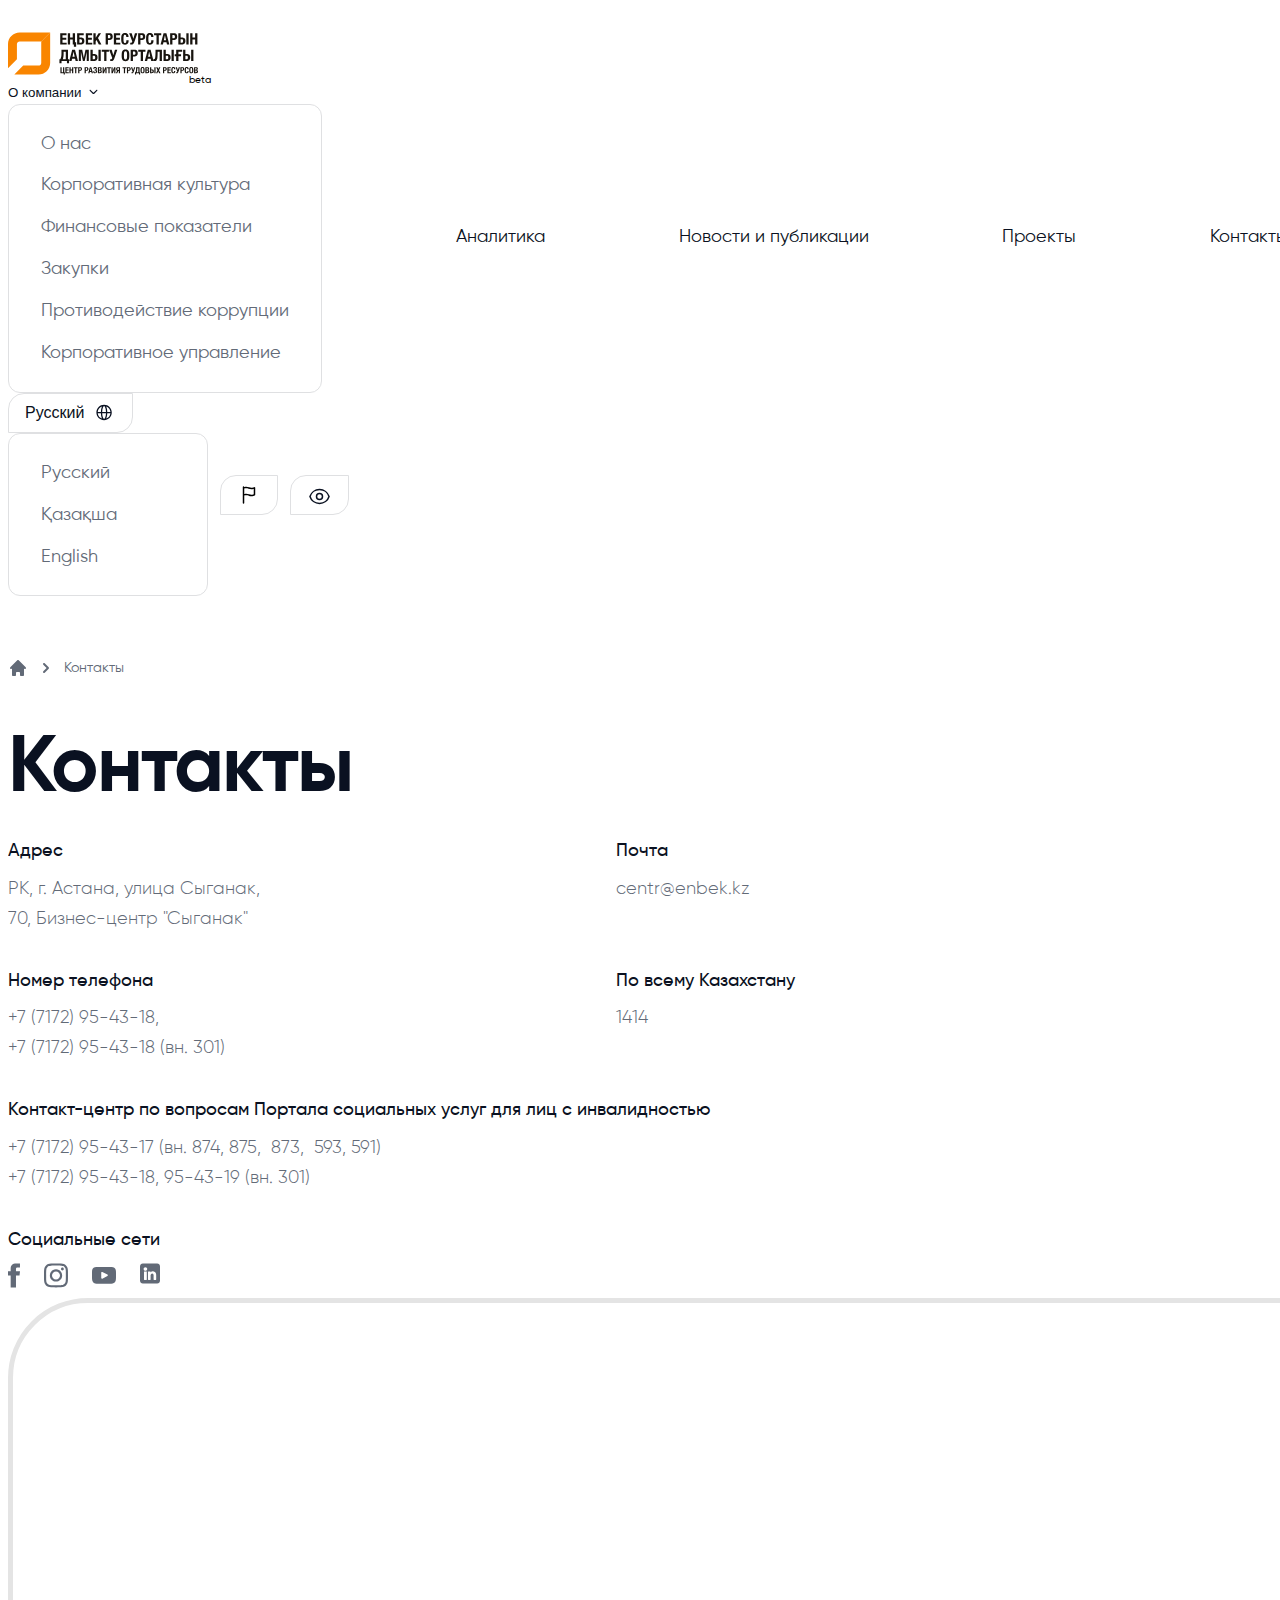
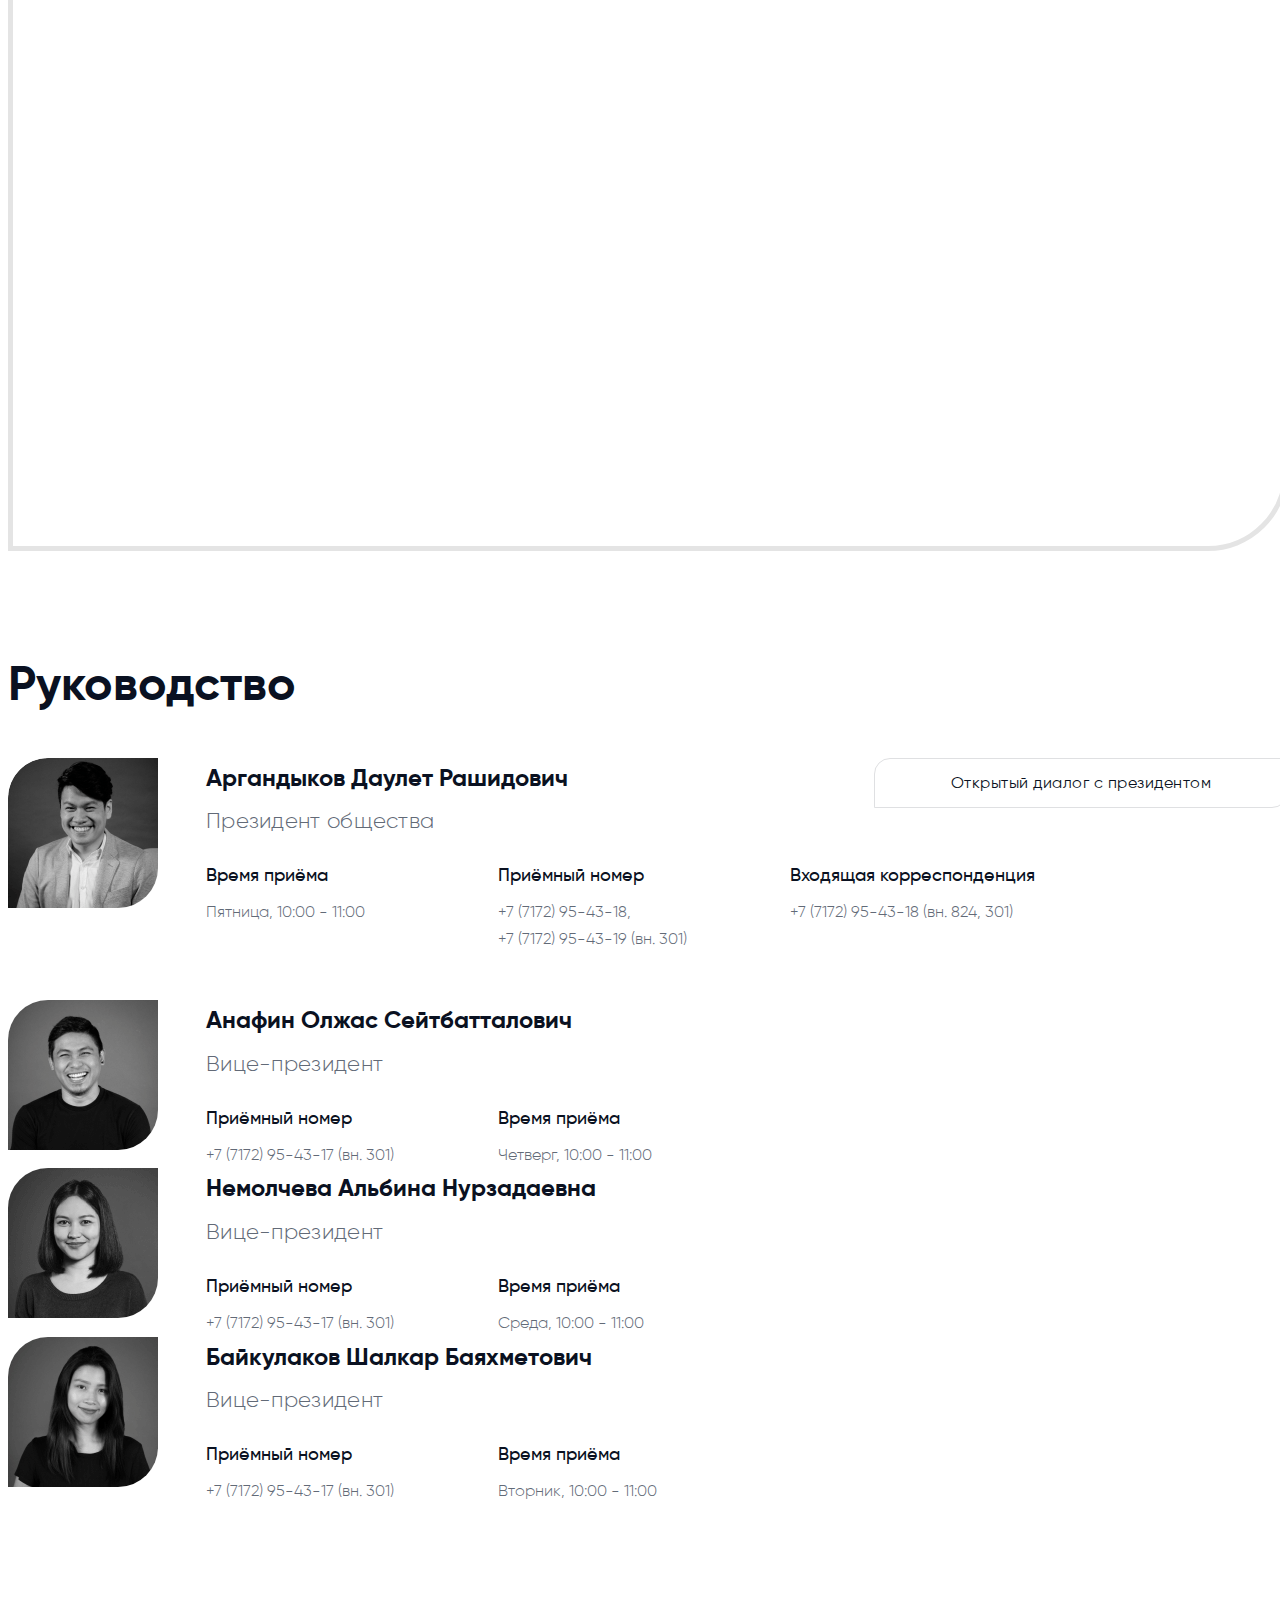
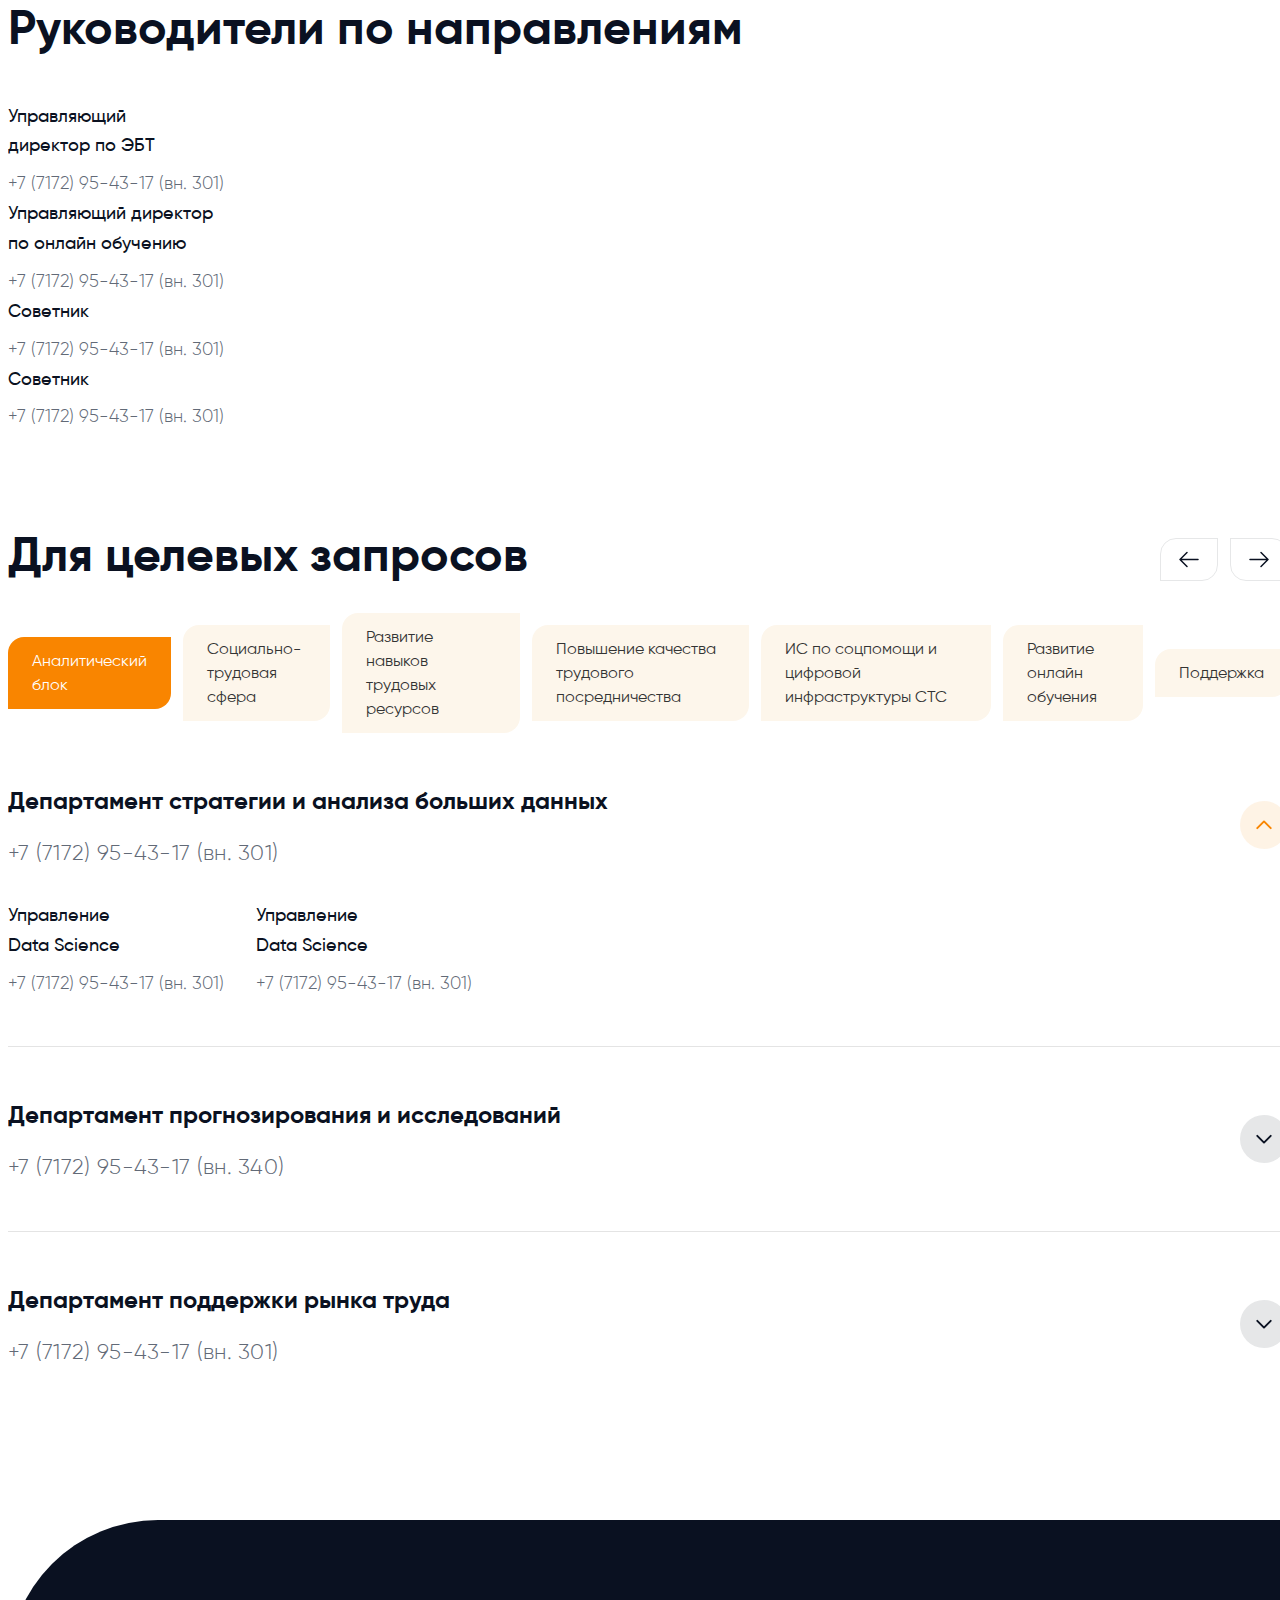
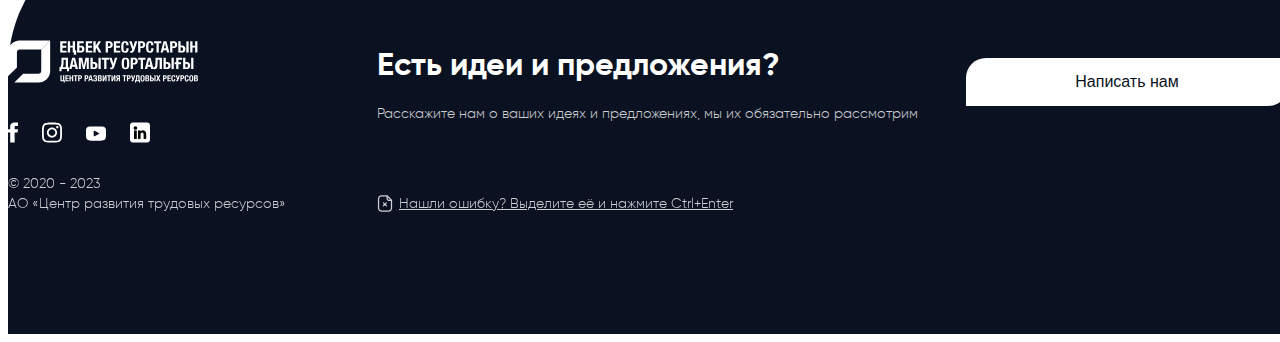
<file: contacts/index.html>
<!DOCTYPE html> <html lang="ru" dir="ltr" data-bvi-fontsize="10"> <head> <title>Контакты</title> <meta charset="utf-8"/> <meta name="viewport" content="width=device-width,initial-scale=1"/> <link href="/favicon.png" rel="icon" type="image/png"> <link href="https://cdn.jsdelivr.net/npm/bootstrap@5.0.2/dist/css/bootstrap.min.css" rel="stylesheet" integrity="sha384-EVSTQN3/azprG1Anm3QDgpJLIm9Nao0Yz1ztcQTwFspd3yD65VohhpuuCOmLASjC" crossorigin="anonymous"> <link href="../assets/css/bvi.min.css" rel="stylesheet"> <link href="../assets/css/main.css" rel="stylesheet"> <script src="https://cdn.jsdelivr.net/npm/bootstrap@5.0.2/dist/js/bootstrap.bundle.min.js" integrity="sha384-MrcW6ZMFYlzcLA8Nl+NtUVF0sA7MsXsP1UyJoMp4YLEuNSfAP+JcXn/tWtIaxVXM" crossorigin="anonymous"></script> <script src="../assets/js/common.js"></script> <link href="../assets/css/contacts.css" rel="stylesheet"> </head> <body> <header id="header" class="header white-type static"> <div class="container header__container"> <div class="row header__row align-items-center justify-content-between"> <a href="" data-type="beta" class="header__logo"> <svg width="190" height="43" viewBox="0 0 190 43" fill="none">
<path d="M42.1572 0.499832H11.6345C5.21926 0.499832 0 5.69961 0 12.0914V36.2158L8.92022 27.3289V12.0914C8.92022 10.6002 10.1379 9.38677 11.6345 9.38677H33.237L42.1572 0.499832Z" fill="#F98500"/>
<path d="M33.238 9.387V30.9087C33.238 32.3997 32.0201 33.6131 30.5232 33.6131H15.2285L6.30859 42.5H30.5232C36.939 42.5 42.1582 37.3002 42.1582 30.9087V0.500061L33.238 9.387Z" fill="#F98500"/>
<path d="M183.134 17.785H185.407V29.0139H183.134V17.785ZM178.019 27.2997C178.703 27.2997 179.184 27.1715 179.464 26.9144C179.742 26.6576 179.882 26.1831 179.882 25.4912C179.882 25.1452 179.842 24.8596 179.763 24.634C179.684 24.4087 179.571 24.2306 179.424 24.0993C179.277 23.9684 179.09 23.8766 178.864 23.8241C178.637 23.7717 178.377 23.7454 178.082 23.7454H177.388V27.2997H178.019ZM175.115 17.785H177.388V22.0313H178.587C179.166 22.0313 179.679 22.0917 180.126 22.2121C180.574 22.3328 180.95 22.5294 181.255 22.8018C181.56 23.0747 181.794 23.4309 181.958 23.8713C182.121 24.3117 182.202 24.8463 182.202 25.4754C182.202 26.1151 182.121 26.6604 181.958 27.111C181.794 27.5619 181.558 27.9288 181.247 28.2119C180.937 28.4949 180.558 28.6994 180.111 28.8252C179.663 28.9511 179.156 29.0139 178.587 29.0139H175.115V17.785ZM168.169 24.1386H166.669V22.2829H168.169V17.785H174.183V19.6408H170.442V22.2829H173.062V24.1386H170.442V29.0139H168.169V24.1386ZM163.528 17.785H165.801V29.0139H163.528V17.785ZM158.413 27.2997C159.097 27.2997 159.579 27.1715 159.858 26.9144C160.136 26.6576 160.276 26.1831 160.276 25.4912C160.276 25.1452 160.236 24.8596 160.158 24.634C160.079 24.4087 159.965 24.2306 159.818 24.0993C159.671 23.9684 159.484 23.8766 159.258 23.8241C159.031 23.7717 158.771 23.7454 158.476 23.7454H157.782V27.2997H158.413ZM155.509 17.785H157.782V22.0313H158.982C159.56 22.0313 160.073 22.0917 160.521 22.2121C160.968 22.3328 161.344 22.5294 161.649 22.8018C161.954 23.0747 162.189 23.4309 162.352 23.8713C162.515 24.3117 162.596 24.8463 162.596 25.4754C162.596 26.1151 162.515 26.6604 162.352 27.111C162.189 27.5619 161.952 27.9288 161.641 28.2119C161.331 28.4949 160.952 28.6994 160.505 28.8252C160.057 28.9511 159.55 29.0139 158.982 29.0139H155.509V17.785ZM146.542 29.1083C146.395 29.1083 146.219 29.0977 146.014 29.0769C145.808 29.0557 145.658 29.0348 145.564 29.0139V27.0795C145.616 27.0901 145.677 27.098 145.745 27.1031C145.814 27.1086 145.858 27.111 145.879 27.111C146.058 27.111 146.224 27.098 146.377 27.0717C146.529 27.0456 146.666 26.9458 146.787 26.7729C146.908 26.5999 147.013 26.3247 147.103 25.9472C147.192 25.5698 147.266 25.0351 147.324 24.3431C147.382 23.6511 147.426 22.7731 147.458 21.7089C147.49 20.6448 147.505 19.3368 147.505 17.785H153.93V29.0139H151.657V19.6408H149.652C149.652 20.9618 149.634 22.1153 149.597 23.1007C149.56 24.0863 149.499 24.9303 149.415 25.6327C149.331 26.3352 149.213 26.9119 149.06 27.3626C148.908 27.8135 148.715 28.1674 148.484 28.4242C148.252 28.6813 147.976 28.8593 147.655 28.9589C147.334 29.0584 146.963 29.1083 146.542 29.1083ZM142.28 24.7835L141.191 19.7351H141.16L140.07 24.7835H142.28ZM139.77 17.785H142.58L145.564 29.0139H143.196L142.675 26.6392H139.676L139.155 29.0139H136.787L139.77 17.785ZM132.73 19.6408H130.267V17.785H137.466V19.6408H135.003V29.0139H132.73V19.6408ZM125.958 22.8648C126.41 22.8648 126.776 22.7287 127.055 22.4559C127.334 22.1834 127.473 21.7588 127.473 21.1819C127.473 20.6158 127.352 20.1861 127.11 19.8924C126.868 19.599 126.463 19.4521 125.895 19.4521H124.948V22.8648H125.958ZM122.674 17.785H126.653C127.231 17.785 127.718 17.8821 128.113 18.076C128.507 18.2701 128.825 18.5242 129.068 18.8387C129.31 19.1532 129.483 19.5125 129.589 19.916C129.694 20.3198 129.746 20.7314 129.746 21.1505C129.746 21.7379 129.66 22.2436 129.486 22.6682C129.312 23.0928 129.07 23.4415 128.76 23.714C128.449 23.9868 128.073 24.1912 127.631 24.3273C127.189 24.4638 126.7 24.5318 126.163 24.5318H124.948V29.0139H122.674V17.785ZM117.497 27.5671C117.834 27.5671 118.105 27.4911 118.31 27.339C118.515 27.1872 118.673 26.9458 118.783 26.6156C118.894 26.2853 118.967 25.8556 119.004 25.3261C119.041 24.7967 119.06 24.1544 119.06 23.3995C119.06 22.6446 119.041 22.0052 119.004 21.4808C118.967 20.9567 118.894 20.5269 118.783 20.1912C118.673 19.8558 118.515 19.6121 118.31 19.4599C118.105 19.308 117.834 19.2319 117.497 19.2319C117.16 19.2319 116.889 19.308 116.684 19.4599C116.479 19.6121 116.321 19.8558 116.21 20.1912C116.1 20.5269 116.026 20.9567 115.989 21.4808C115.952 22.0052 115.934 22.6446 115.934 23.3995C115.934 24.1544 115.952 24.7967 115.989 25.3261C116.026 25.8556 116.1 26.2853 116.21 26.6156C116.321 26.9458 116.479 27.1872 116.684 27.339C116.889 27.4911 117.16 27.5671 117.497 27.5671ZM117.497 29.187C116.644 29.187 115.966 29.0478 115.46 28.7702C114.955 28.4925 114.569 28.0993 114.3 27.5907C114.032 27.0823 113.858 26.474 113.779 25.7663C113.7 25.0586 113.661 24.2698 113.661 23.3995C113.661 22.5503 113.7 21.7666 113.779 21.0483C113.858 20.3303 114.032 19.7143 114.3 19.2004C114.569 18.6869 114.955 18.2858 115.46 17.9973C115.966 17.7091 116.644 17.5649 117.497 17.5649C118.349 17.5649 119.028 17.7091 119.533 17.9973C120.038 18.2858 120.425 18.6869 120.693 19.2004C120.962 19.7143 121.135 20.3303 121.214 21.0483C121.293 21.7666 121.333 22.5503 121.333 23.3995C121.333 24.2698 121.293 25.0586 121.214 25.7663C121.135 26.474 120.962 27.0823 120.693 27.5907C120.425 28.0993 120.038 28.4925 119.533 28.7702C119.028 29.0478 118.349 29.187 117.497 29.187ZM103.211 29.0769H102.974C102.911 29.0769 102.845 29.0741 102.776 29.069C102.708 29.0636 102.629 29.0584 102.54 29.0533C102.45 29.0478 102.332 29.0348 102.185 29.0139V27.2997C102.406 27.3312 102.627 27.3469 102.848 27.3469C103.216 27.3469 103.484 27.2525 103.653 27.0638C103.821 26.875 103.979 26.6077 104.126 26.2617L104.237 26.0102L101.143 17.785H103.668L105.326 23.3052L106.92 17.785H109.288L106.589 25.8686C106.399 26.4559 106.212 26.9513 106.028 27.3548C105.844 27.7585 105.631 28.0888 105.389 28.3456C105.147 28.6026 104.852 28.7886 104.505 28.9039C104.158 29.0191 103.726 29.0769 103.211 29.0769ZM96.1861 19.6408H93.7235V17.785H100.922V19.6408H98.4592V29.0139H96.1861V19.6408ZM90.4717 17.785H92.7448V29.0139H90.4717V17.785ZM85.3571 27.2997C86.041 27.2997 86.5226 27.1715 86.8015 26.9144C87.0802 26.6576 87.2198 26.1831 87.2198 25.4912C87.2198 25.1452 87.1804 24.8596 87.1015 24.634C87.0225 24.4087 86.9092 24.2306 86.7621 24.0993C86.6145 23.9684 86.4278 23.8766 86.2017 23.8241C85.9752 23.7717 85.7148 23.7454 85.4203 23.7454H84.7257V27.2997H85.3571ZM82.4525 17.785H84.7257V22.0313H85.9254C86.504 22.0313 87.017 22.0917 87.4645 22.2121C87.9116 22.3328 88.2878 22.5294 88.5931 22.8018C88.8983 23.0747 89.1324 23.4309 89.2956 23.8713C89.4586 24.3117 89.5403 24.8463 89.5403 25.4754C89.5403 26.1151 89.4586 26.6604 89.2956 27.111C89.1324 27.5619 88.8956 27.9288 88.5853 28.2119C88.2747 28.4949 87.8959 28.6994 87.4487 28.8252C87.0013 28.9511 86.4937 29.0139 85.9254 29.0139H82.4525V17.785ZM70.8185 17.785H74.1966L75.8067 25.7113H75.8382L77.4642 17.785H80.8266V29.0139H78.7429V20.0496H78.7112L76.7065 29.0139H74.9385L72.9337 20.0496H72.9022V29.0139H70.8185V17.785ZM66.6984 24.7835L65.6092 19.7351H65.5776L64.4884 24.7835H66.6984ZM64.1885 17.785H66.9984L69.9818 29.0139H67.614L67.093 26.6392H64.0937L63.5729 29.0139H61.205L64.1885 17.785ZM57.7636 27.1581V19.6408H55.6325V21.465C55.6325 21.9054 55.6193 22.3772 55.5931 22.8805C55.5667 23.3837 55.522 23.887 55.459 24.3903C55.3957 24.8935 55.309 25.3838 55.1985 25.8607C55.088 26.3379 54.9483 26.7705 54.7801 27.1581H57.7636ZM51.4336 27.1581H52.3334C52.6175 26.6235 52.8358 26.102 52.9885 25.5934C53.1409 25.0849 53.2514 24.5633 53.32 24.0285C53.3883 23.4939 53.4305 22.941 53.4462 22.3694C53.462 21.798 53.4699 21.1819 53.4699 20.5214V17.785H59.9894V27.1581H61.047V31.2314H58.9475V29.0139H53.5331V31.2314H51.4336V27.1581Z" fill="#18140F"/>
<path d="M187.747 40.3028C188.04 40.3028 188.277 40.2382 188.458 40.1089C188.639 39.9795 188.729 39.7406 188.729 39.3919C188.729 39.2176 188.705 39.0729 188.657 38.9575C188.609 38.8423 188.544 38.7496 188.462 38.6792C188.38 38.6089 188.283 38.5598 188.17 38.5315C188.057 38.5035 187.933 38.4893 187.798 38.4893H187.273V40.3028H187.747ZM187.62 37.646C187.959 37.646 188.205 37.5856 188.361 37.4646C188.516 37.3437 188.593 37.1398 188.593 36.8531C188.593 36.5663 188.523 36.3639 188.382 36.2458C188.241 36.1278 188.018 36.0686 187.713 36.0686H187.273V37.646H187.62ZM186.054 35.1746H188.094C188.342 35.1746 188.572 35.1999 188.784 35.2505C188.996 35.3011 189.178 35.3855 189.33 35.5036C189.482 35.6216 189.601 35.7791 189.686 35.9759C189.77 36.1727 189.813 36.4145 189.813 36.7012C189.813 37.0274 189.736 37.3073 189.584 37.5405C189.432 37.7739 189.203 37.9327 188.898 38.0171V38.0339C189.237 38.079 189.505 38.2224 189.702 38.4641C189.9 38.706 189.999 39.0293 189.999 39.4341C189.999 39.6703 189.968 39.8952 189.906 40.1089C189.844 40.3226 189.738 40.5095 189.588 40.6697C189.439 40.83 189.244 40.958 189.004 41.0535C188.764 41.1492 188.466 41.1969 188.111 41.1969H186.054V35.1746ZM183.277 40.421C183.457 40.421 183.603 40.3802 183.713 40.2986C183.823 40.2172 183.907 40.0877 183.967 39.9106C184.026 39.7335 184.065 39.5029 184.085 39.219C184.105 38.9351 184.115 38.5906 184.115 38.1858C184.115 37.7809 184.105 37.438 184.085 37.1568C184.065 36.8757 184.026 36.6451 183.967 36.4651C183.907 36.2853 183.823 36.1545 183.713 36.0728C183.603 35.9914 183.457 35.9506 183.277 35.9506C183.096 35.9506 182.951 35.9914 182.841 36.0728C182.731 36.1545 182.646 36.2853 182.587 36.4651C182.527 36.6451 182.488 36.8757 182.468 37.1568C182.448 37.438 182.439 37.7809 182.439 38.1858C182.439 38.5906 182.448 38.9351 182.468 39.219C182.488 39.5029 182.527 39.7335 182.587 39.9106C182.646 40.0877 182.731 40.2172 182.841 40.2986C182.951 40.3802 183.096 40.421 183.277 40.421ZM183.277 41.2897C182.819 41.2897 182.455 41.2151 182.185 41.0662C181.914 40.9172 181.706 40.7064 181.562 40.4336C181.418 40.1609 181.325 39.8348 181.283 39.4552C181.241 39.0757 181.219 38.6526 181.219 38.1858C181.219 37.7302 181.241 37.31 181.283 36.9247C181.325 36.5397 181.418 36.2093 181.562 35.9337C181.706 35.6583 181.914 35.4432 182.185 35.2885C182.455 35.1339 182.819 35.0566 183.277 35.0566C183.734 35.0566 184.098 35.1339 184.369 35.2885C184.64 35.4432 184.847 35.6583 184.991 35.9337C185.135 36.2093 185.228 36.5397 185.27 36.9247C185.313 37.31 185.334 37.7302 185.334 38.1858C185.334 38.6526 185.313 39.0757 185.27 39.4552C185.228 39.8348 185.135 40.1609 184.991 40.4336C184.847 40.7064 184.64 40.9172 184.369 41.0662C184.098 41.2151 183.734 41.2897 183.277 41.2897ZM178.73 41.2897C178.273 41.2897 177.909 41.2151 177.638 41.0662C177.367 40.9172 177.16 40.7064 177.016 40.4336C176.872 40.1609 176.779 39.8348 176.737 39.4552C176.694 39.0757 176.673 38.6526 176.673 38.1858C176.673 37.7302 176.694 37.31 176.737 36.9247C176.779 36.5397 176.872 36.2093 177.016 35.9337C177.16 35.6583 177.367 35.4432 177.638 35.2885C177.909 35.1339 178.273 35.0566 178.73 35.0566C179.165 35.0566 179.508 35.1269 179.759 35.2673C180.01 35.408 180.198 35.5865 180.322 35.8029C180.446 36.0196 180.524 36.2529 180.555 36.503C180.586 36.7533 180.601 36.9881 180.601 37.2074H179.382C179.382 36.7687 179.33 36.4497 179.226 36.25C179.121 36.0505 178.931 35.9506 178.654 35.9506C178.502 35.9506 178.376 35.9914 178.277 36.0728C178.179 36.1545 178.101 36.2867 178.045 36.4693C177.988 36.6521 177.949 36.8911 177.926 37.1862C177.903 37.4815 177.892 37.8429 177.892 38.2702C177.892 38.7256 177.908 39.0939 177.939 39.375C177.97 39.6562 178.018 39.8741 178.083 40.0287C178.147 40.1834 178.229 40.2874 178.328 40.3408C178.427 40.3943 178.541 40.421 178.671 40.421C178.778 40.421 178.878 40.4027 178.972 40.366C179.065 40.3296 179.145 40.2565 179.213 40.1467C179.281 40.0371 179.334 39.8826 179.374 39.6829C179.413 39.4833 179.433 39.2204 179.433 38.8942H180.652C180.652 39.2261 180.627 39.5367 180.576 39.8262C180.525 40.116 180.431 40.369 180.292 40.5854C180.154 40.802 179.959 40.9734 179.708 41.0999C179.457 41.2265 179.131 41.2897 178.73 41.2897ZM174.167 37.8989C174.41 37.8989 174.606 37.8259 174.756 37.6796C174.905 37.5335 174.98 37.3057 174.98 36.9965C174.98 36.6928 174.915 36.4623 174.785 36.3049C174.655 36.1475 174.438 36.0686 174.133 36.0686H173.625V37.8989H174.167ZM172.406 35.1746H174.539C174.85 35.1746 175.111 35.2267 175.323 35.3307C175.534 35.4348 175.705 35.571 175.835 35.7397C175.965 35.9084 176.058 36.1011 176.114 36.3175C176.171 36.534 176.199 36.7547 176.199 36.9796C176.199 37.2945 176.152 37.5658 176.059 37.7936C175.966 38.0213 175.836 38.2083 175.67 38.3544C175.503 38.5007 175.302 38.6104 175.064 38.6834C174.827 38.7566 174.565 38.793 174.277 38.793H173.625V41.1969H172.406V35.1746ZM168.706 41.2307H168.579C168.545 41.2307 168.51 41.2292 168.473 41.2265C168.437 41.2235 168.394 41.2207 168.346 41.2179C168.299 41.2151 168.235 41.2081 168.156 41.1969V40.2775C168.275 40.2944 168.393 40.3028 168.512 40.3028C168.709 40.3028 168.853 40.2522 168.943 40.1511C169.034 40.0498 169.118 39.9064 169.197 39.7209L169.257 39.5859L167.597 35.1746H168.952L169.841 38.1352L170.696 35.1746H171.966L170.518 39.51C170.417 39.825 170.316 40.0907 170.218 40.307C170.119 40.5235 170.004 40.7007 169.875 40.8384C169.745 40.9763 169.587 41.0761 169.401 41.1379C169.214 41.1997 168.983 41.2307 168.706 41.2307ZM165.388 41.2897C164.93 41.2897 164.566 41.2151 164.295 41.0662C164.025 40.9172 163.817 40.7064 163.673 40.4336C163.529 40.1609 163.436 39.8348 163.394 39.4552C163.351 39.0757 163.33 38.6526 163.33 38.1858C163.33 37.7302 163.351 37.31 163.394 36.9247C163.436 36.5397 163.529 36.2093 163.673 35.9337C163.817 35.6583 164.025 35.4432 164.295 35.2885C164.566 35.1339 164.93 35.0566 165.388 35.0566C165.822 35.0566 166.165 35.1269 166.416 35.2673C166.667 35.408 166.855 35.5865 166.979 35.8029C167.103 36.0196 167.181 36.2529 167.212 36.503C167.243 36.7533 167.259 36.9881 167.259 37.2074H166.039C166.039 36.7687 165.987 36.4497 165.883 36.25C165.778 36.0505 165.588 35.9506 165.311 35.9506C165.159 35.9506 165.033 35.9914 164.935 36.0728C164.836 36.1545 164.758 36.2867 164.702 36.4693C164.645 36.6521 164.606 36.8911 164.583 37.1862C164.561 37.4815 164.549 37.8429 164.549 38.2702C164.549 38.7256 164.565 39.0939 164.596 39.375C164.627 39.6562 164.675 39.8741 164.74 40.0287C164.805 40.1834 164.887 40.2874 164.986 40.3408C165.084 40.3943 165.198 40.421 165.328 40.421C165.435 40.421 165.536 40.4027 165.629 40.366C165.722 40.3296 165.802 40.2565 165.87 40.1467C165.938 40.0371 165.992 39.8826 166.031 39.6829C166.07 39.4833 166.09 39.2204 166.09 38.8942H167.309C167.309 39.2261 167.284 39.5367 167.233 39.8262C167.182 40.116 167.088 40.369 166.95 40.5854C166.811 40.802 166.616 40.9734 166.365 41.0999C166.114 41.2265 165.788 41.2897 165.388 41.2897ZM159.385 35.1746H162.763V36.1699H160.604V37.5869H162.636V38.5821H160.604V40.2017H162.848V41.1969H159.385V35.1746ZM156.752 37.8989C156.995 37.8989 157.191 37.8259 157.34 37.6796C157.49 37.5335 157.565 37.3057 157.565 36.9965C157.565 36.6928 157.5 36.4623 157.37 36.3049C157.24 36.1475 157.023 36.0686 156.718 36.0686H156.21V37.8989H156.752ZM154.991 35.1746H157.125C157.435 35.1746 157.696 35.2267 157.908 35.3307C158.119 35.4348 158.29 35.571 158.42 35.7397C158.55 35.9084 158.643 36.1011 158.699 36.3175C158.756 36.534 158.784 36.7547 158.784 36.9796C158.784 37.2945 158.737 37.5658 158.644 37.7936C158.551 38.0213 158.421 38.2083 158.255 38.3544C158.088 38.5007 157.887 38.6104 157.649 38.6834C157.412 38.7566 157.15 38.793 156.862 38.793H156.21V41.1969H154.991V35.1746ZM149.547 38.152L148.159 35.1746H149.505L150.284 37.123L151.054 35.1746H152.383L150.978 38.152L152.485 41.1969H151.114L150.242 39.1557L149.378 41.1969H148.04L149.547 38.152ZM146.347 35.1746H147.566V41.1969H146.347V35.1746ZM143.604 40.2775C143.971 40.2775 144.229 40.2088 144.379 40.0709C144.528 39.9332 144.603 39.6787 144.603 39.3076C144.603 39.122 144.582 38.9689 144.539 38.8478C144.497 38.727 144.437 38.6314 144.357 38.5611C144.278 38.4909 144.178 38.4417 144.057 38.4135C143.935 38.3855 143.796 38.3713 143.638 38.3713H143.265V40.2775H143.604ZM142.046 35.1746H143.265V37.4519H143.909C144.219 37.4519 144.494 37.4844 144.734 37.5489C144.974 37.6136 145.176 37.7191 145.34 37.8652C145.503 38.0116 145.629 38.2026 145.716 38.4388C145.804 38.675 145.847 38.9617 145.847 39.2992C145.847 39.6422 145.804 39.9346 145.716 40.1763C145.629 40.4182 145.502 40.6149 145.335 40.7667C145.169 40.9186 144.966 41.0282 144.726 41.0957C144.486 41.1631 144.214 41.1969 143.909 41.1969H142.046V35.1746ZM139.032 40.3028C139.326 40.3028 139.563 40.2382 139.743 40.1089C139.924 39.9795 140.014 39.7406 140.014 39.3919C140.014 39.2176 139.99 39.0729 139.942 38.9575C139.894 38.8423 139.829 38.7496 139.748 38.6792C139.666 38.6089 139.568 38.5598 139.456 38.5315C139.343 38.5035 139.219 38.4893 139.083 38.4893H138.558V40.3028H139.032ZM138.905 37.646C139.244 37.646 139.491 37.5856 139.646 37.4646C139.801 37.3437 139.879 37.1398 139.879 36.8531C139.879 36.5663 139.808 36.3639 139.667 36.2458C139.526 36.1278 139.303 36.0686 138.998 36.0686H138.558V37.646H138.905ZM137.339 35.1746H139.379C139.628 35.1746 139.858 35.1999 140.069 35.2505C140.281 35.3011 140.463 35.3855 140.615 35.5036C140.768 35.6216 140.886 35.7791 140.971 35.9759C141.056 36.1727 141.098 36.4145 141.098 36.7012C141.098 37.0274 141.022 37.3073 140.869 37.5405C140.717 37.7739 140.488 37.9327 140.184 38.0171V38.0339C140.522 38.079 140.79 38.2224 140.988 38.4641C141.185 38.706 141.284 39.0293 141.284 39.4341C141.284 39.6703 141.253 39.8952 141.191 40.1089C141.129 40.3226 141.023 40.5095 140.874 40.6697C140.724 40.83 140.529 40.958 140.29 41.0535C140.05 41.1492 139.752 41.1969 139.396 41.1969H137.339V35.1746ZM134.562 40.421C134.743 40.421 134.888 40.3802 134.998 40.2986C135.108 40.2172 135.193 40.0877 135.252 39.9106C135.311 39.7335 135.351 39.5029 135.371 39.219C135.39 38.9351 135.4 38.5906 135.4 38.1858C135.4 37.7809 135.39 37.438 135.371 37.1568C135.351 36.8757 135.311 36.6451 135.252 36.4651C135.193 36.2853 135.108 36.1545 134.998 36.0728C134.888 35.9914 134.743 35.9506 134.562 35.9506C134.381 35.9506 134.236 35.9914 134.126 36.0728C134.016 36.1545 133.931 36.2853 133.872 36.4651C133.813 36.6451 133.773 36.8757 133.754 37.1568C133.734 37.438 133.724 37.7809 133.724 38.1858C133.724 38.5906 133.734 38.9351 133.754 39.219C133.773 39.5029 133.813 39.7335 133.872 39.9106C133.931 40.0877 134.016 40.2172 134.126 40.2986C134.236 40.3802 134.381 40.421 134.562 40.421ZM134.562 41.2897C134.105 41.2897 133.741 41.2151 133.47 41.0662C133.199 40.9172 132.992 40.7064 132.848 40.4336C132.704 40.1609 132.611 39.8348 132.568 39.4552C132.526 39.0757 132.505 38.6526 132.505 38.1858C132.505 37.7302 132.526 37.31 132.568 36.9247C132.611 36.5397 132.704 36.2093 132.848 35.9337C132.992 35.6583 133.199 35.4432 133.47 35.2885C133.741 35.1339 134.105 35.0566 134.562 35.0566C135.019 35.0566 135.383 35.1339 135.654 35.2885C135.925 35.4432 136.133 35.6583 136.276 35.9337C136.421 36.2093 136.514 36.5397 136.556 36.9247C136.598 37.31 136.619 37.7302 136.619 38.1858C136.619 38.6526 136.598 39.0757 136.556 39.4552C136.514 39.8348 136.421 40.1609 136.276 40.4336C136.133 40.7064 135.925 40.9172 135.654 41.0662C135.383 41.2151 135.019 41.2897 134.562 41.2897ZM130.363 40.2017V36.1699H129.22V37.1482C129.22 37.3845 129.213 37.6375 129.199 37.9074C129.185 38.1773 129.161 38.4472 129.127 38.7171C129.093 38.9871 129.046 39.25 128.987 39.5057C128.928 39.7617 128.853 39.9937 128.763 40.2017H130.363ZM126.968 40.2017H127.451C127.603 39.9148 127.72 39.6352 127.802 39.3624C127.884 39.0897 127.943 38.81 127.98 38.5231C128.016 38.2364 128.039 37.9398 128.047 37.6333C128.056 37.3269 128.06 36.9965 128.06 36.6422V35.1746H131.557V40.2017H132.124V42.3862H130.998V41.1969H128.094V42.3862H126.968V40.2017ZM124.03 41.2307H123.903C123.869 41.2307 123.834 41.2292 123.797 41.2265C123.761 41.2235 123.718 41.2207 123.67 41.2179C123.622 41.2151 123.559 41.2081 123.48 41.1969V40.2775C123.598 40.2944 123.717 40.3028 123.835 40.3028C124.033 40.3028 124.177 40.2522 124.267 40.1511C124.357 40.0498 124.442 39.9064 124.521 39.7209L124.58 39.5859L122.921 35.1746H124.276L125.165 38.1352L126.02 35.1746H127.29L125.842 39.51C125.74 39.825 125.64 40.0907 125.541 40.307C125.443 40.5235 125.328 40.7007 125.198 40.8384C125.069 40.9763 124.911 41.0761 124.724 41.1379C124.538 41.1997 124.307 41.2307 124.03 41.2307ZM120.694 37.8989C120.937 37.8989 121.133 37.8259 121.283 37.6796C121.432 37.5335 121.507 37.3057 121.507 36.9965C121.507 36.6928 121.442 36.4623 121.312 36.3049C121.183 36.1475 120.965 36.0686 120.661 36.0686H120.153V37.8989H120.694ZM118.933 35.1746H121.067C121.377 35.1746 121.638 35.2267 121.85 35.3307C122.062 35.4348 122.232 35.571 122.362 35.7397C122.492 35.9084 122.585 36.1011 122.642 36.3175C122.698 36.534 122.726 36.7547 122.726 36.9796C122.726 37.2945 122.68 37.5658 122.587 37.7936C122.494 38.0213 122.364 38.2083 122.197 38.3544C122.031 38.5007 121.829 38.6104 121.592 38.6834C121.355 38.7566 121.092 38.793 120.804 38.793H120.153V41.1969H118.933V35.1746ZM115.869 36.1699H114.548V35.1746H118.409V36.1699H117.088V41.1969H115.869V36.1699ZM110.789 37.9833V36.0686H110.306C109.968 36.0686 109.721 36.1404 109.566 36.2837C109.41 36.4271 109.333 36.6732 109.333 37.0218C109.333 37.3874 109.409 37.639 109.561 37.7766C109.714 37.9145 109.951 37.9833 110.273 37.9833H110.789ZM109.138 38.734C108.811 38.6159 108.554 38.4164 108.368 38.1352C108.181 37.8541 108.088 37.4829 108.088 37.0218C108.088 36.6957 108.133 36.4159 108.224 36.1826C108.314 35.9492 108.442 35.7581 108.609 35.609C108.775 35.46 108.977 35.3504 109.214 35.2801C109.451 35.2097 109.714 35.1746 110.002 35.1746H111.991V41.1969H110.781V38.8774H110.34L109.189 41.1969H107.843L109.138 38.734ZM103.466 35.1746H104.634V39.0377L106.116 35.1746H107.428V41.1969H106.26V37.3423L104.778 41.1969H103.466V35.1746ZM100.401 36.1699H99.0804V35.1746H102.941V36.1699H101.62V41.1969H100.401V36.1699ZM94.6017 35.1746H95.7701V39.0377L97.2516 35.1746H98.5639V41.1969H97.3955V37.3423L95.914 41.1969H94.6017V35.1746ZM91.5878 40.3028C91.8811 40.3028 92.1182 40.2382 92.299 40.1089C92.4795 39.9795 92.5699 39.7406 92.5699 39.3919C92.5699 39.2176 92.5457 39.0729 92.4979 38.9575C92.4499 38.8423 92.3849 38.7496 92.3032 38.6792C92.2212 38.6089 92.1239 38.5598 92.011 38.5315C91.8981 38.5035 91.774 38.4893 91.6386 38.4893H91.1136V40.3028H91.5878ZM91.4608 37.646C91.7994 37.646 92.0462 37.5856 92.2015 37.4646C92.3567 37.3437 92.4344 37.1398 92.4344 36.8531C92.4344 36.5663 92.3637 36.3639 92.2227 36.2458C92.0815 36.1278 91.8587 36.0686 91.5539 36.0686H91.1136V37.646H91.4608ZM89.8945 35.1746H91.9348C92.1832 35.1746 92.4132 35.1999 92.6249 35.2505C92.8366 35.3011 93.0186 35.3855 93.1709 35.5036C93.3233 35.6216 93.4418 35.7791 93.5265 35.9759C93.6112 36.1727 93.6535 36.4145 93.6535 36.7012C93.6535 37.0274 93.5773 37.3073 93.425 37.5405C93.2725 37.7739 93.0439 37.9327 92.7391 38.0171V38.0339C93.0778 38.079 93.3458 38.2224 93.5434 38.4641C93.7409 38.706 93.8398 39.0293 93.8398 39.4341C93.8398 39.6703 93.8087 39.8952 93.7467 40.1089C93.6845 40.3226 93.5786 40.5095 93.4292 40.6697C93.2795 40.83 93.0849 40.958 92.845 41.0535C92.6051 41.1492 92.3074 41.1969 91.9518 41.1969H89.8945V35.1746ZM87.0668 41.2897C86.7112 41.2897 86.4108 41.253 86.1652 41.1801C85.9197 41.1071 85.7207 40.9931 85.5683 40.8384C85.4159 40.6839 85.3059 40.4884 85.2382 40.2522C85.1704 40.0161 85.1365 39.7377 85.1365 39.4172V39.3412H86.3556V39.4004C86.3556 39.5353 86.3642 39.6632 86.3811 39.7841C86.398 39.9051 86.4347 40.0133 86.4911 40.1089C86.5475 40.2046 86.6237 40.2804 86.7198 40.3366C86.8156 40.3928 86.9454 40.421 87.1091 40.421C87.3632 40.421 87.5536 40.3464 87.6806 40.1974C87.8077 40.0485 87.8711 39.8108 87.8711 39.4847C87.8711 39.1418 87.8034 38.8985 87.668 38.755C87.5325 38.6117 87.3124 38.5401 87.0076 38.5401H86.8298C86.7451 38.5401 86.6745 38.5429 86.6181 38.5485V37.6038C86.6462 37.6094 86.6844 37.6122 86.7325 37.6122H86.8467C87.1796 37.6122 87.4168 37.5395 87.5579 37.3941C87.6989 37.2486 87.7695 37.008 87.7695 36.6722C87.7695 36.4151 87.713 36.2303 87.6002 36.1185C87.4873 36.0066 87.3321 35.9506 87.1346 35.9506C86.9484 35.9506 86.7903 35.991 86.6604 36.0717C86.5306 36.1525 86.4516 36.2847 86.4234 36.4683C86.412 36.5298 86.405 36.5826 86.4022 36.6272C86.3994 36.6718 86.398 36.733 86.398 36.8109H85.2043V36.7603C85.2043 36.1924 85.3707 35.7665 85.7038 35.4824C86.0367 35.1986 86.5194 35.0566 87.1515 35.0566C87.7385 35.0566 88.1886 35.1929 88.5018 35.4656C88.8151 35.7384 88.9718 36.1306 88.9718 36.6422C88.9718 36.7885 88.9534 36.9347 88.9168 37.0808C88.8799 37.2271 88.8235 37.3621 88.7474 37.4857C88.6712 37.6094 88.5765 37.7176 88.4637 37.8104C88.3508 37.9032 88.2211 37.9694 88.0743 38.0087C88.4073 38.0818 88.667 38.2322 88.8532 38.4599C89.0394 38.6876 89.1326 39.0039 89.1326 39.4088C89.1326 40.0498 88.9534 40.5235 88.595 40.83C88.2365 41.1365 87.7272 41.2897 87.0668 41.2897ZM83.1893 38.928L82.6052 36.2205H82.5882L82.0041 38.928H83.1893ZM81.8432 35.1746H83.3501L84.9503 41.1969H83.6804L83.401 39.9232H81.7924L81.5131 41.1969H80.2431L81.8432 35.1746ZM78.372 37.8989C78.6146 37.8989 78.8109 37.8259 78.9604 37.6796C79.1099 37.5335 79.1847 37.3057 79.1847 36.9965C79.1847 36.6928 79.1199 36.4623 78.9901 36.3049C78.8601 36.1475 78.6429 36.0686 78.3382 36.0686H77.8302V37.8989H78.372ZM76.6111 35.1746H78.7446C79.0549 35.1746 79.316 35.2267 79.5277 35.3307C79.7393 35.4348 79.91 35.571 80.0398 35.7397C80.1696 35.9084 80.2628 36.1011 80.3193 36.3175C80.3756 36.534 80.4039 36.7547 80.4039 36.9796C80.4039 37.2945 80.3573 37.5658 80.2642 37.7936C80.1711 38.0213 80.0412 38.2083 79.8748 38.3544C79.7083 38.5007 79.5064 38.6104 79.2694 38.6834C79.0324 38.7566 78.7699 38.793 78.4821 38.793H77.8302V41.1969H76.6111V35.1746ZM71.9462 37.8989C72.1888 37.8989 72.3849 37.8259 72.5346 37.6796C72.6841 37.5335 72.7589 37.3057 72.7589 36.9965C72.7589 36.6928 72.6939 36.4623 72.5642 36.3049C72.4343 36.1475 72.2171 36.0686 71.9123 36.0686H71.4044V37.8989H71.9462ZM70.1852 35.1746H72.3187C72.629 35.1746 72.8902 35.2267 73.1018 35.3307C73.3134 35.4348 73.4841 35.571 73.614 35.7397C73.7438 35.9084 73.8369 36.1011 73.8934 36.3175C73.9498 36.534 73.978 36.7547 73.978 36.9796C73.978 37.2945 73.9315 37.5658 73.8384 37.7936C73.7452 38.0213 73.6153 38.2083 73.4489 38.3544C73.2823 38.5007 73.0806 38.6104 72.8436 38.6834C72.6066 38.7566 72.3441 38.793 72.0562 38.793H71.4044V41.1969H70.1852V35.1746ZM67.1205 36.1699H65.7997V35.1746H69.6603V36.1699H68.3396V41.1969H67.1205V36.1699ZM61.4143 35.1746H62.6334V37.4773H64.0557V35.1746H65.2749V41.1969H64.0557V38.5231H62.6334V41.1969H61.4143V35.1746ZM57.342 35.1746H60.72V36.1699H58.5612V37.5869H60.593V38.5821H58.5612V40.2017H60.8047V41.1969H57.342V35.1746ZM55.7081 41.1969H52.4062V35.1746H53.6254V40.2017H55.0477V35.1746H56.2668V40.2017H56.8341V42.3862H55.7081V41.1969Z" fill="#18140F"/>
<path d="M67.0146 1.27139H64.7415V5.56484H62.0895V1.27139H59.8164V12.5003H62.0895V7.51492H64.7415V12.5003H65.8781V14.7461H68.1512V10.2545H67.0146V1.27139Z" fill="#18140F"/>
<path d="M102.048 5.94243C101.769 6.21526 101.404 6.35138 100.951 6.35138H99.9411V2.93868H100.888C101.457 2.93868 101.862 3.08555 102.104 3.37894C102.346 3.67256 102.467 4.10242 102.467 4.66851C102.467 5.24524 102.327 5.66996 102.048 5.94243ZM104.061 2.32526C103.819 2.01073 103.501 1.75672 103.106 1.56253C102.711 1.36869 102.225 1.27159 101.646 1.27159H97.668V12.5005H99.9411V8.01835H101.157C101.693 8.01835 102.183 7.95035 102.625 7.81388C103.067 7.67776 103.443 7.47328 103.753 7.20058C104.064 6.9281 104.306 6.57933 104.479 6.15473C104.653 5.73013 104.74 5.22444 104.74 4.63708C104.74 4.21786 104.687 3.80634 104.582 3.40254C104.477 2.99909 104.303 2.6398 104.061 2.32526Z" fill="#18140F"/>
<path d="M54.4958 7.62518H58.2843V5.76939H54.4958V3.12738H58.5211V1.27159H52.2227V12.5005H58.679V10.6447H54.4958V7.62518Z" fill="#18140F"/>
<path d="M108.133 7.62518H111.921V5.76939H108.133V3.12738H112.158V1.27159H105.859V12.5005H112.316V10.6447H108.133V7.62518Z" fill="#18140F"/>
<path d="M93.0426 1.27159H90.58L87.707 5.76939H87.6754V1.27159H85.4023V12.5005H87.6754V9.16643L88.5121 7.89251L90.8326 12.5005H93.3898L89.9802 6.08393L93.0426 1.27159Z" fill="#18140F"/>
<path d="M73.9594 9.85836C73.8856 10.0891 73.7724 10.2727 73.62 10.4088C73.4673 10.5452 73.2752 10.6396 73.0438 10.6919C72.8122 10.7445 72.5333 10.7705 72.2071 10.7705H71.4021V7.3263H72.2703C72.8702 7.3263 73.3201 7.43917 73.62 7.66443C73.92 7.89006 74.0699 8.3226 74.0699 8.96196C74.0699 9.32907 74.0329 9.62783 73.9594 9.85836ZM75.4432 6.3356C75.1379 6.07364 74.7617 5.88494 74.3146 5.76939C73.8672 5.65418 73.3595 5.59635 72.7913 5.59635H71.4021V3.12726H75.7116V1.27159H69.1289V12.5005H72.6176C73.2175 12.5005 73.7487 12.4375 74.212 12.3117C74.6749 12.186 75.0695 11.9815 75.3959 11.6984C75.722 11.4153 75.9693 11.0512 76.1378 10.6053C76.306 10.1598 76.3903 9.61732 76.3903 8.97761C76.3903 8.34854 76.3087 7.81656 76.1457 7.38145C75.9824 6.94645 75.7484 6.59779 75.4432 6.3356Z" fill="#18140F"/>
<path d="M80.0817 7.62518H83.8703V5.76939H80.0817V3.12738H84.107V1.27159H77.8086V12.5005H84.2649V10.6447H80.0817V7.62518Z" fill="#18140F"/>
<path d="M174.677 10.401C174.398 10.658 173.917 10.7863 173.233 10.7863H172.601V7.23201H173.296C173.59 7.23201 173.851 7.2583 174.077 7.31064C174.303 7.36322 174.49 7.45494 174.638 7.58592C174.785 7.71713 174.898 7.89531 174.977 8.12058C175.056 8.3462 175.095 8.63176 175.095 8.97773C175.095 9.66966 174.956 10.1442 174.677 10.401ZM176.469 6.2884C176.163 6.01592 175.787 5.81928 175.34 5.6987C174.893 5.57824 174.38 5.51783 173.801 5.51783H172.601V1.27159H170.328V12.5005H173.801C174.369 12.5005 174.877 12.4376 175.324 12.3118C175.771 12.186 176.15 11.9815 176.461 11.6984C176.771 11.4154 177.008 11.0485 177.171 10.5976C177.334 10.1468 177.416 9.60166 177.416 8.96196C177.416 8.33288 177.334 7.79822 177.171 7.35784C177.008 6.91747 176.774 6.56122 176.469 6.2884Z" fill="#18140F"/>
<path d="M178.348 12.5005H180.621V1.27159H178.348V12.5005Z" fill="#18140F"/>
<path d="M166.517 5.94243C166.238 6.21526 165.872 6.35138 165.42 6.35138H164.41V2.93868H165.357C165.925 2.93868 166.33 3.08555 166.572 3.37894C166.814 3.67256 166.936 4.10242 166.936 4.66851C166.936 5.24524 166.796 5.66996 166.517 5.94243ZM168.53 2.32526C168.288 2.01073 167.969 1.75672 167.575 1.56253C167.18 1.36869 166.693 1.27159 166.115 1.27159H162.137V12.5005H164.41V8.01835H165.625C166.162 8.01835 166.651 7.95035 167.093 7.81388C167.535 7.67776 167.912 7.47328 168.222 7.20058C168.532 6.9281 168.775 6.57933 168.948 6.15473C169.122 5.73013 169.209 5.22444 169.209 4.63708C169.209 4.21786 169.156 3.80634 169.051 3.40254C168.945 2.99909 168.772 2.6398 168.53 2.32526Z" fill="#18140F"/>
<path d="M155.854 8.27002L156.943 3.22179H156.975L158.064 8.27002H155.854ZM155.554 1.27159L152.57 12.5005H154.938L155.459 10.1258H158.458L158.979 12.5005H161.347L158.364 1.27159H155.554Z" fill="#18140F"/>
<path d="M187.124 1.27159V5.56503H184.472V1.27159H182.199V12.5005H184.472V7.51511H187.124V12.5005H189.397V1.27159H187.124Z" fill="#18140F"/>
<path d="M118.25 9.67791C118.177 10.0502 118.077 10.3384 117.951 10.5429C117.824 10.7474 117.674 10.8837 117.501 10.9518C117.327 11.0201 117.14 11.0539 116.94 11.0539C116.698 11.0539 116.485 11.0044 116.301 10.9046C116.117 10.8051 115.964 10.6112 115.843 10.3226C115.722 10.0345 115.632 9.62825 115.575 9.10387C115.517 8.57972 115.488 7.89292 115.488 7.04372C115.488 6.24698 115.509 5.57328 115.551 5.02284C115.593 4.4724 115.667 4.02689 115.772 3.68606C115.877 3.34547 116.022 3.09893 116.206 2.94681C116.39 2.79503 116.624 2.71885 116.909 2.71885C117.424 2.71885 117.779 2.90509 117.974 3.27712C118.169 3.64937 118.266 4.24433 118.266 5.0621H120.539C120.539 4.65315 120.51 4.21558 120.453 3.74892C120.395 3.28249 120.25 2.84737 120.018 2.44357C119.787 2.04012 119.437 1.70712 118.969 1.44493C118.5 1.18297 117.861 1.05176 117.051 1.05176C116.198 1.05176 115.52 1.19606 115.014 1.48431C114.509 1.77279 114.122 2.17379 113.854 2.6873C113.586 3.20117 113.412 3.81727 113.333 4.53526C113.254 5.25348 113.215 6.03714 113.215 6.88645C113.215 7.7568 113.254 8.5456 113.333 9.2533C113.412 9.96101 113.586 10.5692 113.854 11.0775C114.122 11.5863 114.509 11.9794 115.014 12.2571C115.52 12.5348 116.198 12.6738 117.051 12.6738C117.798 12.6738 118.406 12.5559 118.874 12.32C119.342 12.0841 119.705 11.7645 119.963 11.3607C120.221 10.9572 120.397 10.4854 120.492 9.94524C120.587 9.40543 120.634 8.82625 120.634 8.20746H118.361C118.361 8.81562 118.324 9.30588 118.25 9.67791Z" fill="#18140F"/>
<path d="M125.355 6.79176L123.698 1.2716H121.172L124.266 9.49675L124.155 9.74842C124.008 10.0944 123.85 10.3617 123.682 10.5504C123.513 10.7391 123.245 10.8335 122.877 10.8335C122.656 10.8335 122.435 10.8178 122.214 10.7863V12.5006C122.361 12.5214 122.479 12.5345 122.569 12.5399C122.658 12.545 122.737 12.5502 122.806 12.5556C122.874 12.5608 122.94 12.5635 123.003 12.5635H123.24C123.755 12.5635 124.187 12.5058 124.534 12.3904C124.882 12.2752 125.176 12.0892 125.418 11.8322C125.66 11.5754 125.873 11.2452 126.058 10.8414C126.242 10.4379 126.429 9.9425 126.618 9.35525L129.317 1.2716H126.949L125.355 6.79176Z" fill="#18140F"/>
<path d="M134.521 5.94243C134.242 6.21526 133.876 6.35138 133.424 6.35138H132.414V2.93868H133.361C133.929 2.93868 134.334 3.08555 134.576 3.37894C134.818 3.67256 134.939 4.10242 134.939 4.66851C134.939 5.24524 134.8 5.66996 134.521 5.94243ZM136.534 2.32526C136.292 2.01073 135.973 1.75672 135.579 1.56253C135.184 1.36869 134.697 1.27159 134.119 1.27159H130.141V12.5005H132.414V8.01835H133.629C134.166 8.01835 134.655 7.95035 135.097 7.81388C135.539 7.67776 135.915 7.47328 136.226 7.20058C136.536 6.9281 136.778 6.57933 136.952 6.15473C137.126 5.73013 137.213 5.22444 137.213 4.63708C137.213 4.21786 137.16 3.80634 137.055 3.40254C136.949 2.99909 136.776 2.6398 136.534 2.32526Z" fill="#18140F"/>
<path d="M143.129 9.67791C143.056 10.0502 142.956 10.3384 142.829 10.5429C142.703 10.7474 142.553 10.8837 142.379 10.9518C142.206 11.0201 142.019 11.0539 141.819 11.0539C141.577 11.0539 141.364 11.0044 141.18 10.9046C140.996 10.8051 140.843 10.6112 140.722 10.3226C140.601 10.0345 140.511 9.62825 140.454 9.10387C140.396 8.57972 140.367 7.89292 140.367 7.04372C140.367 6.24698 140.388 5.57328 140.43 5.02284C140.472 4.4724 140.546 4.02689 140.651 3.68606C140.756 3.34547 140.901 3.09893 141.085 2.94681C141.269 2.79503 141.503 2.71885 141.788 2.71885C142.303 2.71885 142.658 2.90509 142.853 3.27712C143.048 3.64937 143.145 4.24433 143.145 5.0621H145.418C145.418 4.65315 145.389 4.21558 145.331 3.74892C145.273 3.28249 145.129 2.84737 144.897 2.44357C144.666 2.04012 144.316 1.70712 143.848 1.44493C143.379 1.18297 142.74 1.05176 141.93 1.05176C141.077 1.05176 140.398 1.19606 139.893 1.48431C139.388 1.77279 139.001 2.17379 138.733 2.6873C138.465 3.20117 138.291 3.81727 138.212 4.53526C138.133 5.25348 138.094 6.03714 138.094 6.88645C138.094 7.7568 138.133 8.5456 138.212 9.2533C138.291 9.96101 138.465 10.5692 138.733 11.0775C139.001 11.5863 139.388 11.9794 139.893 12.2571C140.398 12.5348 141.077 12.6738 141.93 12.6738C142.677 12.6738 143.285 12.5559 143.753 12.32C144.221 12.0841 144.584 11.7645 144.842 11.3607C145.1 10.9572 145.276 10.4854 145.371 9.94524C145.466 9.40543 145.513 8.82625 145.513 8.20746H143.24C143.24 8.81562 143.203 9.30588 143.129 9.67791Z" fill="#18140F"/>
<path d="M153.249 1.27159H146.051V3.12738H148.513V12.5005H150.786V3.12738H153.249V1.27159Z" fill="#18140F"/>
</svg> </a> <nav class="nav"> <ul class="nav__list"> <li class="nav__item"> <div class="dropdown nav__dropdown"> <button class="e-btn nav__link nav__dropdown-btn" type="button" id="dropdownMenuButton1" data-bs-toggle="dropdown" aria-expanded="false"> <span>О компании</span> <svg viewBox="0 0 10 6" fill="none" xmlns="http://www.w3.org/2000/svg"> <path d="M5.04775 4.37608L8.34775 1.07608C8.40925 1.01241 8.48282 0.961622 8.56415 0.926683C8.64549 0.891744 8.73297 0.873353 8.82149 0.872584C8.91001 0.871815 8.99779 0.888682 9.07972 0.922203C9.16166 0.955724 9.23609 1.00523 9.29869 1.06782C9.36128 1.13042 9.41078 1.20485 9.4443 1.28678C9.47782 1.36871 9.49469 1.4565 9.49392 1.54502C9.49315 1.63354 9.47476 1.72102 9.43982 1.80235C9.40488 1.88369 9.3541 1.95725 9.29042 2.01875L5.51909 5.79008C5.39407 5.91506 5.22453 5.98528 5.04775 5.98528C4.87098 5.98528 4.70144 5.91506 4.57642 5.79008L0.805088 2.01875C0.741415 1.95725 0.690626 1.88369 0.655687 1.80235C0.620748 1.72102 0.602357 1.63354 0.601588 1.54502C0.600818 1.4565 0.617686 1.36871 0.651207 1.28678C0.684727 1.20485 0.73423 1.13042 0.796825 1.06782C0.85942 1.00523 0.933854 0.955724 1.01579 0.922203C1.09772 0.888682 1.1855 0.871815 1.27402 0.872584C1.36254 0.873353 1.45002 0.891744 1.53136 0.926683C1.61269 0.961622 1.68626 1.01241 1.74775 1.07608L5.04775 4.37608Z"/> </svg> </button> <div class="dropdown-menu dropdown-menu--full" aria-labelledby="dropdownMenuButton1"> <ul class="dropdown-menu__inner nav__sub-list"> <li class="nav__sub-item"><a class="nav__sub-link" href="/enbek-kz/about">О нас</a></li> <li class="nav__sub-item"><a class="nav__sub-link" href="/enbek-kz/culture">Корпоративная культура</a></li> <li class="nav__sub-item"><a class="nav__sub-link" href="/enbek-kz/finance">Финансовые показатели</a></li> <li class="nav__sub-item"><a class="nav__sub-link" href="/enbek-kz/procurement">Закупки</a></li> <li class="nav__sub-item"><a class="nav__sub-link" href="/enbek-kz/corruption">Противодействие коррупции</a> </li> <li class="nav__sub-item"><a class="nav__sub-link" href="/enbek-kz/corp-info">Корпоративное управление</a> </li> </ul> </div> </div> </li> <li class="nav__item"> <a class="nav__link" href="/enbek-kz/analitics">Аналитика</a> </li> <li class="nav__item"> <a class="nav__link" href="/enbek-kz/news">Новости и публикации</a> </li> <li class="nav__item"> <div class="dropdown nav__dropdown"> <a class="nav__link" href="/enbek-kz/projects">Проекты</a> </div> </li> <li class="nav__item"> <div class="dropdown nav__dropdown"> <a class="nav__link" href="/enbek-kz/contacts">Контакты</a> </div> </li> </ul> </nav> <div class="header__control"> <div class="dropdown language"> <button class="e-btn badge badge--empty language__btn" type="button" id="dropdownMenuButton1" data-bs-toggle="dropdown" aria-expanded="false"> <span>Русский</span> <svg width="24" height="25" viewBox="0 0 24 25" fill="none">
<path fill-rule="evenodd" clip-rule="evenodd" d="M5.45443 11.3333H8.76576C8.82309 9.5113 9.11643 7.8513 9.57643 6.58664C9.69443 6.26264 9.82576 5.95664 9.97176 5.67664C7.52976 6.4933 5.71776 8.6853 5.45443 11.3333ZM12.0898 4C7.67184 4 4.08984 7.582 4.08984 12C4.08984 16.418 7.67184 20 12.0898 20C16.5078 20 20.0898 16.418 20.0898 12C20.0898 7.582 16.5078 4 12.0898 4ZM12.0902 5.3339C11.9896 5.3339 11.8076 5.3879 11.5576 5.6779C11.3102 5.9659 11.0569 6.4219 10.8309 7.04257C10.4329 8.13857 10.1589 9.6379 10.1016 11.3339H14.0789C14.0216 9.6379 13.7476 8.13857 13.3496 7.04257C13.1236 6.4219 12.8702 5.9659 12.6229 5.6779C12.3729 5.3879 12.1909 5.3339 12.0902 5.3339ZM15.4117 11.3333C15.3537 9.5113 15.0611 7.8513 14.6011 6.58664C14.4831 6.26264 14.3517 5.95664 14.2057 5.67664C16.6477 6.4933 18.4597 8.6853 18.7231 11.3333H15.4117ZM14.0789 12.6664H10.1016C10.1589 14.3624 10.4329 15.8617 10.8309 16.9577C11.0569 17.5784 11.3102 18.0344 11.5576 18.3224C11.8076 18.6124 11.9896 18.6664 12.0902 18.6664C12.1909 18.6664 12.3729 18.6124 12.6229 18.3224C12.8702 18.0344 13.1236 17.5784 13.3496 16.9577C13.7476 15.8617 14.0216 14.3624 14.0789 12.6664ZM14.2057 18.323C14.3517 18.043 14.4831 17.737 14.6011 17.413C15.0611 16.1484 15.3537 14.4884 15.4117 12.6664H18.7231C18.4597 15.3144 16.6477 17.5064 14.2057 18.323ZM9.97176 18.323C9.82576 18.043 9.69443 17.737 9.57643 17.413C9.11643 16.1484 8.82309 14.4884 8.76576 12.6664H5.45443C5.71776 15.3144 7.52976 17.5064 9.97176 18.323Z" fill="#0A1121"/>
</svg> </button> <div class="dropdown-menu" aria-labelledby="dropdownMenuButton1"> <ul class="dropdown-menu__inner language__list"> <li class="language__item"><a href="/enbek-kz/">Русский</a></li> <li class="language__item"><a href="/enbek-kz/">Қазақша</a></li> <li class="language__item"><a href="/enbek-kz/">English</a></li> </ul> </div> </div> <a href="state-symbols" class="e-btn badge badge--empty state-symbols"> <svg width="24" height="25" viewBox="0 0 24 25" fill="none">
<path d="M12.0465 2.78723C10.2678 2.13191 8.34861 1.99149 6.49967 2.36596L6.0784 2.43617C6.0784 1.92128 5.65712 1.5 5.14222 1.5C4.62733 1.5 4.20605 1.92128 4.20605 2.43617V3.58298V12.3128V22.5638C4.20605 23.0787 4.62733 23.5 5.14222 23.5C5.65712 23.5 6.0784 23.0787 6.0784 22.5638V13.0851L6.87414 12.9213C8.39542 12.617 9.9635 12.734 11.4146 13.2723L11.4614 13.2957C12.6082 13.717 13.8018 13.9277 14.9954 13.9277C15.838 13.9277 16.6571 13.834 17.4763 13.6234L19.0912 13.2255C19.5124 13.1319 19.7933 12.7574 19.7933 12.3128V3.58298C19.7933 3.30213 19.6529 3.02128 19.4422 2.83404C19.2082 2.64681 18.9273 2.6 18.6465 2.67021L17.0316 3.06809C15.3933 3.46596 13.6848 3.37234 12.0933 2.81064L12.0465 2.78723ZM17.4763 4.89362L17.9209 4.7766V11.5872L17.0316 11.8213C15.3933 12.2191 13.6848 12.1255 12.0933 11.5638L12.0465 11.5404C10.8997 11.1191 9.70605 10.9085 8.51244 10.9085C7.83371 10.9085 7.1784 10.9787 6.49967 11.0957L6.0784 11.1894V4.35532L6.87414 4.19149C8.39542 3.88723 9.9635 4.00426 11.4146 4.54255L11.4614 4.56596C13.4039 5.26809 15.4869 5.38511 17.4763 4.89362Z" fill="black"/>
</svg> </a> <button class="bvi-open e-btn badge badge--empty theme"> <svg width="24" height="25" viewBox="0 0 24 25" fill="none">
<path d="M14.9998 12.5C14.9998 14.1569 13.6566 15.5 11.9998 15.5C10.3429 15.5 8.99976 14.1569 8.99976 12.5C8.99976 10.8431 10.3429 9.5 11.9998 9.5C13.6566 9.5 14.9998 10.8431 14.9998 12.5Z" stroke="#0A1121" stroke-width="1.5" stroke-linecap="round" stroke-linejoin="round"/>
<path d="M2.45801 12.5C3.73228 8.44288 7.52257 5.5 12.0002 5.5C16.4778 5.5 20.2681 8.44291 21.5424 12.5C20.2681 16.5571 16.4778 19.5 12.0002 19.5C7.52256 19.5 3.73226 16.5571 2.45801 12.5Z" stroke="#0A1121" stroke-width="1.5" stroke-linecap="round" stroke-linejoin="round"/>
</svg> </button> <div class="mobile-nav"> <button class="e-btn mobile-nav__btn bvi-no-styles"> <span class="bvi-no-styles"></span><span class="bvi-no-styles"></span><span class="bvi-no-styles"></span> </button> <div class="mobile-nav__body"> <div class="container"> <div class="mobile-nav__head"> <a href="" class="mobile-nav__logo"> <svg width="190" height="43" viewBox="0 0 190 43" fill="none">
<path d="M42.1572 0.499832H11.6345C5.21926 0.499832 0 5.69961 0 12.0914V36.2158L8.92022 27.3289V12.0914C8.92022 10.6002 10.1379 9.38677 11.6345 9.38677H33.237L42.1572 0.499832Z" fill="#F98500"/>
<path d="M33.237 9.387V30.9087C33.237 32.3997 32.0191 33.6131 30.5223 33.6131H15.2275L6.30762 42.5H30.5223C36.938 42.5 42.1573 37.3002 42.1573 30.9087V0.500061L33.237 9.387Z" fill="#F98500"/>
<path d="M183.134 17.785H185.407V29.0139H183.134V17.785ZM178.02 27.2997C178.704 27.2997 179.185 27.1715 179.464 26.9144C179.743 26.6576 179.882 26.1831 179.882 25.4912C179.882 25.1452 179.843 24.8596 179.764 24.634C179.685 24.4087 179.572 24.2306 179.424 24.0993C179.277 23.9684 179.09 23.8766 178.864 23.8241C178.638 23.7717 178.377 23.7454 178.083 23.7454H177.388V27.2997H178.02ZM175.115 17.785H177.388V22.0313H178.588C179.167 22.0313 179.68 22.0917 180.127 22.2121C180.574 22.3328 180.95 22.5294 181.256 22.8018C181.561 23.0747 181.795 23.4309 181.958 23.8713C182.121 24.3117 182.203 24.8463 182.203 25.4754C182.203 26.1151 182.121 26.6604 181.958 27.111C181.795 27.5619 181.558 27.9288 181.248 28.2119C180.937 28.4949 180.558 28.6994 180.111 28.8252C179.664 28.9511 179.156 29.0139 178.588 29.0139H175.115V17.785ZM168.169 24.1386H166.67V22.2829H168.169V17.785H174.184V19.6408H170.442V22.2829H173.063V24.1386H170.442V29.0139H168.169V24.1386ZM163.528 17.785H165.801V29.0139H163.528V17.785ZM158.414 27.2997C159.098 27.2997 159.579 27.1715 159.858 26.9144C160.137 26.6576 160.276 26.1831 160.276 25.4912C160.276 25.1452 160.237 24.8596 160.158 24.634C160.079 24.4087 159.966 24.2306 159.819 24.0993C159.671 23.9684 159.484 23.8766 159.258 23.8241C159.032 23.7717 158.771 23.7454 158.477 23.7454H157.782V27.2997H158.414ZM155.509 17.785H157.782V22.0313H158.982C159.561 22.0313 160.074 22.0917 160.521 22.2121C160.968 22.3328 161.344 22.5294 161.65 22.8018C161.955 23.0747 162.189 23.4309 162.352 23.8713C162.515 24.3117 162.597 24.8463 162.597 25.4754C162.597 26.1151 162.515 26.6604 162.352 27.111C162.189 27.5619 161.952 27.9288 161.642 28.2119C161.331 28.4949 160.952 28.6994 160.505 28.8252C160.058 28.9511 159.55 29.0139 158.982 29.0139H155.509V17.785ZM146.543 29.1083C146.395 29.1083 146.219 29.0977 146.014 29.0769C145.809 29.0557 145.659 29.0348 145.564 29.0139V27.0795C145.617 27.0901 145.677 27.098 145.746 27.1031C145.814 27.1086 145.859 27.111 145.88 27.111C146.059 27.111 146.224 27.098 146.377 27.0717C146.53 27.0456 146.666 26.9458 146.788 26.7729C146.908 26.5999 147.014 26.3247 147.103 25.9472C147.193 25.5698 147.266 25.0351 147.324 24.3431C147.382 23.6511 147.427 22.7731 147.459 21.7089C147.49 20.6448 147.506 19.3368 147.506 17.785H153.931V29.0139H151.657V19.6408H149.653C149.653 20.9618 149.634 22.1153 149.597 23.1007C149.56 24.0863 149.5 24.9303 149.416 25.6327C149.332 26.3352 149.213 26.9119 149.061 27.3626C148.908 27.8135 148.716 28.1674 148.485 28.4242C148.253 28.6813 147.977 28.8593 147.656 28.9589C147.335 29.0584 146.964 29.1083 146.543 29.1083ZM142.281 24.7835L141.192 19.7351H141.16L140.071 24.7835H142.281ZM139.771 17.785H142.581L145.564 29.0139H143.196L142.675 26.6392H139.676L139.155 29.0139H136.787L139.771 17.785ZM132.73 19.6408H130.268V17.785H137.466V19.6408H135.004V29.0139H132.73V19.6408ZM125.958 22.8648C126.411 22.8648 126.777 22.7287 127.056 22.4559C127.334 22.1834 127.474 21.7588 127.474 21.1819C127.474 20.6158 127.353 20.1861 127.111 19.8924C126.869 19.599 126.463 19.4521 125.895 19.4521H124.948V22.8648H125.958ZM122.675 17.785H126.653C127.232 17.785 127.718 17.8821 128.113 18.076C128.508 18.2701 128.826 18.5242 129.068 18.8387C129.31 19.1532 129.484 19.5125 129.589 19.916C129.694 20.3198 129.747 20.7314 129.747 21.1505C129.747 21.7379 129.66 22.2436 129.486 22.6682C129.313 23.0928 129.071 23.4415 128.76 23.714C128.45 23.9868 128.074 24.1912 127.632 24.3273C127.19 24.4638 126.7 24.5318 126.164 24.5318H124.948V29.0139H122.675V17.785ZM117.497 27.5671C117.834 27.5671 118.105 27.4911 118.31 27.339C118.515 27.1872 118.673 26.9458 118.784 26.6156C118.894 26.2853 118.968 25.8556 119.005 25.3261C119.042 24.7967 119.06 24.1544 119.06 23.3995C119.06 22.6446 119.042 22.0052 119.005 21.4808C118.968 20.9567 118.894 20.5269 118.784 20.1912C118.673 19.8558 118.515 19.6121 118.31 19.4599C118.105 19.308 117.834 19.2319 117.497 19.2319C117.16 19.2319 116.89 19.308 116.684 19.4599C116.479 19.6121 116.321 19.8558 116.211 20.1912C116.1 20.5269 116.027 20.9567 115.99 21.4808C115.953 22.0052 115.934 22.6446 115.934 23.3995C115.934 24.1544 115.953 24.7967 115.99 25.3261C116.027 25.8556 116.1 26.2853 116.211 26.6156C116.321 26.9458 116.479 27.1872 116.684 27.339C116.89 27.4911 117.16 27.5671 117.497 27.5671ZM117.497 29.187C116.645 29.187 115.966 29.0478 115.461 28.7702C114.956 28.4925 114.569 28.0993 114.301 27.5907C114.032 27.0823 113.859 26.474 113.78 25.7663C113.701 25.0586 113.661 24.2698 113.661 23.3995C113.661 22.5503 113.701 21.7666 113.78 21.0483C113.859 20.3303 114.032 19.7143 114.301 19.2004C114.569 18.6869 114.956 18.2858 115.461 17.9973C115.966 17.7091 116.645 17.5649 117.497 17.5649C118.35 17.5649 119.028 17.7091 119.534 17.9973C120.039 18.2858 120.426 18.6869 120.694 19.2004C120.962 19.7143 121.136 20.3303 121.215 21.0483C121.294 21.7666 121.333 22.5503 121.333 23.3995C121.333 24.2698 121.294 25.0586 121.215 25.7663C121.136 26.474 120.962 27.0823 120.694 27.5907C120.426 28.0993 120.039 28.4925 119.534 28.7702C119.028 29.0478 118.35 29.187 117.497 29.187ZM103.211 29.0769H102.974C102.911 29.0769 102.845 29.0741 102.777 29.069C102.708 29.0636 102.63 29.0584 102.54 29.0533C102.451 29.0478 102.332 29.0348 102.185 29.0139V27.2997C102.406 27.3312 102.627 27.3469 102.848 27.3469C103.216 27.3469 103.485 27.2525 103.653 27.0638C103.821 26.875 103.979 26.6077 104.127 26.2617L104.237 26.0102L101.143 17.785H103.669L105.326 23.3052L106.921 17.785H109.289L106.589 25.8686C106.4 26.4559 106.213 26.9513 106.029 27.3548C105.845 27.7585 105.632 28.0888 105.39 28.3456C105.147 28.6026 104.853 28.7886 104.506 28.9039C104.158 29.0191 103.727 29.0769 103.211 29.0769ZM96.1866 19.6408H93.724V17.785H100.922V19.6408H98.4597V29.0139H96.1866V19.6408ZM90.4722 17.785H92.7453V29.0139H90.4722V17.785ZM85.3575 27.2997C86.0415 27.2997 86.5231 27.1715 86.8019 26.9144C87.0807 26.6576 87.2203 26.1831 87.2203 25.4912C87.2203 25.1452 87.1809 24.8596 87.1019 24.634C87.023 24.4087 86.9097 24.2306 86.7625 24.0993C86.615 23.9684 86.4283 23.8766 86.2022 23.8241C85.9757 23.7717 85.7152 23.7454 85.4208 23.7454H84.7262V27.2997H85.3575ZM82.453 17.785H84.7262V22.0313H85.9259C86.5045 22.0313 87.0175 22.0917 87.465 22.2121C87.9121 22.3328 88.2883 22.5294 88.5936 22.8018C88.8988 23.0747 89.1329 23.4309 89.2961 23.8713C89.4591 24.3117 89.5408 24.8463 89.5408 25.4754C89.5408 26.1151 89.4591 26.6604 89.2961 27.111C89.1329 27.5619 88.8961 27.9288 88.5858 28.2119C88.2752 28.4949 87.8964 28.6994 87.4492 28.8252C87.0018 28.9511 86.4942 29.0139 85.9259 29.0139H82.453V17.785ZM70.819 17.785H74.1971L75.8072 25.7113H75.8387L77.4647 17.785H80.8271V29.0139H78.7434V20.0496H78.7117L76.7069 29.0139H74.939L72.9342 20.0496H72.9027V29.0139H70.819V17.785ZM66.6988 24.7835L65.6097 19.7351H65.5781L64.4888 24.7835H66.6988ZM64.189 17.785H66.9988L69.9823 29.0139H67.6144L67.0935 26.6392H64.0942L63.5734 29.0139H61.2055L64.189 17.785ZM57.7641 27.1581V19.6408H55.633V21.465C55.633 21.9054 55.6198 22.3772 55.5936 22.8805C55.5672 23.3837 55.5225 23.887 55.4594 24.3903C55.3962 24.8935 55.3094 25.3838 55.199 25.8607C55.0885 26.3379 54.9488 26.7705 54.7806 27.1581H57.7641ZM51.4341 27.1581H52.3338C52.618 26.6235 52.8363 26.102 52.989 25.5934C53.1414 25.0849 53.2519 24.5633 53.3205 24.0285C53.3888 23.4939 53.431 22.941 53.4467 22.3694C53.4625 21.798 53.4704 21.1819 53.4704 20.5214V17.785H59.9899V27.1581H61.0475V31.2314H58.948V29.0139H53.5336V31.2314H51.4341V27.1581Z" fill="white"/>
<path d="M187.748 40.3028C188.041 40.3028 188.279 40.2382 188.459 40.1089C188.64 39.9795 188.73 39.7406 188.73 39.3919C188.73 39.2176 188.706 39.0729 188.658 38.9575C188.61 38.8423 188.545 38.7496 188.463 38.6792C188.382 38.6089 188.284 38.5598 188.171 38.5315C188.058 38.5035 187.934 38.4893 187.799 38.4893H187.274V40.3028H187.748ZM187.621 37.646C187.96 37.646 188.206 37.5856 188.362 37.4646C188.517 37.3437 188.595 37.1398 188.595 36.8531C188.595 36.5663 188.524 36.3639 188.383 36.2458C188.242 36.1278 188.019 36.0686 187.714 36.0686H187.274V37.646H187.621ZM186.055 35.1746H188.095C188.343 35.1746 188.573 35.1999 188.785 35.2505C188.997 35.3011 189.179 35.3855 189.331 35.5036C189.484 35.6216 189.602 35.7791 189.687 35.9759C189.771 36.1727 189.814 36.4145 189.814 36.7012C189.814 37.0274 189.738 37.3073 189.585 37.5405C189.433 37.7739 189.204 37.9327 188.899 38.0171V38.0339C189.238 38.079 189.506 38.2224 189.704 38.4641C189.901 38.706 190 39.0293 190 39.4341C190 39.6703 189.969 39.8952 189.907 40.1089C189.845 40.3226 189.739 40.5095 189.589 40.6697C189.44 40.83 189.245 40.958 189.005 41.0535C188.765 41.1492 188.468 41.1969 188.112 41.1969H186.055V35.1746ZM183.278 40.421C183.458 40.421 183.604 40.3802 183.714 40.2986C183.824 40.2172 183.909 40.0877 183.968 39.9106C184.027 39.7335 184.067 39.5029 184.086 39.219C184.106 38.9351 184.116 38.5906 184.116 38.1858C184.116 37.7809 184.106 37.438 184.086 37.1568C184.067 36.8757 184.027 36.6451 183.968 36.4651C183.909 36.2853 183.824 36.1545 183.714 36.0728C183.604 35.9914 183.458 35.9506 183.278 35.9506C183.097 35.9506 182.952 35.9914 182.842 36.0728C182.732 36.1545 182.647 36.2853 182.588 36.4651C182.529 36.6451 182.489 36.8757 182.469 37.1568C182.45 37.438 182.44 37.7809 182.44 38.1858C182.44 38.5906 182.45 38.9351 182.469 39.219C182.489 39.5029 182.529 39.7335 182.588 39.9106C182.647 40.0877 182.732 40.2172 182.842 40.2986C182.952 40.3802 183.097 40.421 183.278 40.421ZM183.278 41.2897C182.821 41.2897 182.457 41.2151 182.186 41.0662C181.915 40.9172 181.708 40.7064 181.563 40.4336C181.42 40.1609 181.326 39.8348 181.284 39.4552C181.242 39.0757 181.221 38.6526 181.221 38.1858C181.221 37.7302 181.242 37.31 181.284 36.9247C181.326 36.5397 181.42 36.2093 181.563 35.9337C181.708 35.6583 181.915 35.4432 182.186 35.2885C182.457 35.1339 182.821 35.0566 183.278 35.0566C183.735 35.0566 184.099 35.1339 184.37 35.2885C184.641 35.4432 184.848 35.6583 184.992 35.9337C185.136 36.2093 185.229 36.5397 185.272 36.9247C185.314 37.31 185.335 37.7302 185.335 38.1858C185.335 38.6526 185.314 39.0757 185.272 39.4552C185.229 39.8348 185.136 40.1609 184.992 40.4336C184.848 40.7064 184.641 40.9172 184.37 41.0662C184.099 41.2151 183.735 41.2897 183.278 41.2897ZM178.732 41.2897C178.274 41.2897 177.91 41.2151 177.639 41.0662C177.369 40.9172 177.161 40.7064 177.017 40.4336C176.873 40.1609 176.78 39.8348 176.738 39.4552C176.695 39.0757 176.674 38.6526 176.674 38.1858C176.674 37.7302 176.695 37.31 176.738 36.9247C176.78 36.5397 176.873 36.2093 177.017 35.9337C177.161 35.6583 177.369 35.4432 177.639 35.2885C177.91 35.1339 178.274 35.0566 178.732 35.0566C179.166 35.0566 179.509 35.1269 179.76 35.2673C180.011 35.408 180.199 35.5865 180.323 35.8029C180.447 36.0196 180.525 36.2529 180.556 36.503C180.587 36.7533 180.603 36.9881 180.603 37.2074H179.383C179.383 36.7687 179.331 36.4497 179.227 36.25C179.122 36.0505 178.932 35.9506 178.655 35.9506C178.503 35.9506 178.377 35.9914 178.279 36.0728C178.18 36.1545 178.102 36.2867 178.046 36.4693C177.989 36.6521 177.95 36.8911 177.927 37.1862C177.905 37.4815 177.893 37.8429 177.893 38.2702C177.893 38.7256 177.909 39.0939 177.94 39.375C177.971 39.6562 178.019 39.8741 178.084 40.0287C178.149 40.1834 178.231 40.2874 178.329 40.3408C178.428 40.3943 178.542 40.421 178.672 40.421C178.779 40.421 178.88 40.4027 178.973 40.366C179.066 40.3296 179.146 40.2565 179.214 40.1467C179.282 40.0371 179.335 39.8826 179.375 39.6829C179.414 39.4833 179.434 39.2204 179.434 38.8942H180.653C180.653 39.2261 180.628 39.5367 180.577 39.8262C180.526 40.116 180.432 40.369 180.294 40.5854C180.155 40.802 179.961 40.9734 179.709 41.0999C179.458 41.2265 179.132 41.2897 178.732 41.2897ZM174.168 37.8989C174.411 37.8989 174.607 37.8259 174.757 37.6796C174.906 37.5335 174.981 37.3057 174.981 36.9965C174.981 36.6928 174.916 36.4623 174.786 36.3049C174.656 36.1475 174.439 36.0686 174.134 36.0686H173.626V37.8989H174.168ZM172.407 35.1746H174.541C174.851 35.1746 175.112 35.2267 175.324 35.3307C175.536 35.4348 175.706 35.571 175.836 35.7397C175.966 35.9084 176.059 36.1011 176.116 36.3175C176.172 36.534 176.2 36.7547 176.2 36.9796C176.2 37.2945 176.154 37.5658 176.061 37.7936C175.967 38.0213 175.837 38.2083 175.671 38.3544C175.505 38.5007 175.303 38.6104 175.066 38.6834C174.829 38.7566 174.566 38.793 174.278 38.793H173.626V41.1969H172.407V35.1746ZM168.708 41.2307H168.581C168.547 41.2307 168.511 41.2292 168.475 41.2265C168.438 41.2235 168.396 41.2207 168.348 41.2179C168.3 41.2151 168.236 41.2081 168.157 41.1969V40.2775C168.276 40.2944 168.394 40.3028 168.513 40.3028C168.71 40.3028 168.854 40.2522 168.945 40.1511C169.035 40.0498 169.12 39.9064 169.199 39.7209L169.258 39.5859L167.599 35.1746H168.953L169.842 38.1352L170.697 35.1746H171.967L170.519 39.51C170.418 39.825 170.318 40.0907 170.219 40.307C170.12 40.5235 170.006 40.7007 169.876 40.8384C169.746 40.9763 169.588 41.0761 169.402 41.1379C169.216 41.1997 168.984 41.2307 168.708 41.2307ZM165.389 41.2897C164.932 41.2897 164.568 41.2151 164.297 41.0662C164.026 40.9172 163.818 40.7064 163.674 40.4336C163.53 40.1609 163.437 39.8348 163.395 39.4552C163.353 39.0757 163.332 38.6526 163.332 38.1858C163.332 37.7302 163.353 37.31 163.395 36.9247C163.437 36.5397 163.53 36.2093 163.674 35.9337C163.818 35.6583 164.026 35.4432 164.297 35.2885C164.568 35.1339 164.932 35.0566 165.389 35.0566C165.823 35.0566 166.166 35.1269 166.417 35.2673C166.668 35.408 166.856 35.5865 166.98 35.8029C167.105 36.0196 167.182 36.2529 167.213 36.503C167.244 36.7533 167.26 36.9881 167.26 37.2074H166.041C166.041 36.7687 165.989 36.4497 165.884 36.25C165.78 36.0505 165.589 35.9506 165.313 35.9506C165.16 35.9506 165.035 35.9914 164.936 36.0728C164.837 36.1545 164.759 36.2867 164.703 36.4693C164.647 36.6521 164.607 36.8911 164.585 37.1862C164.562 37.4815 164.551 37.8429 164.551 38.2702C164.551 38.7256 164.566 39.0939 164.597 39.375C164.628 39.6562 164.676 39.8741 164.741 40.0287C164.806 40.1834 164.888 40.2874 164.987 40.3408C165.085 40.3943 165.2 40.421 165.33 40.421C165.437 40.421 165.537 40.4027 165.63 40.366C165.723 40.3296 165.804 40.2565 165.871 40.1467C165.939 40.0371 165.993 39.8826 166.032 39.6829C166.072 39.4833 166.091 39.2204 166.091 38.8942H167.311C167.311 39.2261 167.285 39.5367 167.234 39.8262C167.184 40.116 167.089 40.369 166.951 40.5854C166.813 40.802 166.618 40.9734 166.367 41.0999C166.115 41.2265 165.789 41.2897 165.389 41.2897ZM159.386 35.1746H162.764V36.1699H160.605V37.5869H162.637V38.5821H160.605V40.2017H162.849V41.1969H159.386V35.1746ZM156.753 37.8989C156.996 37.8989 157.192 37.8259 157.342 37.6796C157.491 37.5335 157.566 37.3057 157.566 36.9965C157.566 36.6928 157.501 36.4623 157.371 36.3049C157.241 36.1475 157.024 36.0686 156.719 36.0686H156.211V37.8989H156.753ZM154.992 35.1746H157.126C157.436 35.1746 157.697 35.2267 157.909 35.3307C158.121 35.4348 158.291 35.571 158.421 35.7397C158.551 35.9084 158.644 36.1011 158.7 36.3175C158.757 36.534 158.785 36.7547 158.785 36.9796C158.785 37.2945 158.739 37.5658 158.645 37.7936C158.552 38.0213 158.422 38.2083 158.256 38.3544C158.089 38.5007 157.888 38.6104 157.651 38.6834C157.414 38.7566 157.151 38.793 156.863 38.793H156.211V41.1969H154.992V35.1746ZM149.549 38.152L148.16 35.1746H149.506L150.285 37.123L151.056 35.1746H152.385L150.979 38.152L152.486 41.1969H151.115L150.243 39.1557L149.379 41.1969H148.041L149.549 38.152ZM146.348 35.1746H147.567V41.1969H146.348V35.1746ZM143.605 40.2775C143.972 40.2775 144.23 40.2088 144.38 40.0709C144.529 39.9332 144.604 39.6787 144.604 39.3076C144.604 39.122 144.583 38.9689 144.541 38.8478C144.498 38.727 144.438 38.6314 144.359 38.5611C144.28 38.4909 144.179 38.4417 144.058 38.4135C143.937 38.3855 143.797 38.3713 143.639 38.3713H143.267V40.2775H143.605ZM142.047 35.1746H143.267V37.4519H143.91C144.22 37.4519 144.496 37.4844 144.735 37.5489C144.975 37.6136 145.177 37.7191 145.341 37.8652C145.504 38.0116 145.63 38.2026 145.718 38.4388C145.805 38.675 145.849 38.9617 145.849 39.2992C145.849 39.6422 145.805 39.9346 145.718 40.1763C145.63 40.4182 145.503 40.6149 145.337 40.7667C145.17 40.9186 144.967 41.0282 144.727 41.0957C144.487 41.1631 144.215 41.1969 143.91 41.1969H142.047V35.1746ZM139.034 40.3028C139.327 40.3028 139.564 40.2382 139.745 40.1089C139.925 39.9795 140.016 39.7406 140.016 39.3919C140.016 39.2176 139.991 39.0729 139.944 38.9575C139.896 38.8423 139.831 38.7496 139.749 38.6792C139.667 38.6089 139.57 38.5598 139.457 38.5315C139.344 38.5035 139.22 38.4893 139.084 38.4893H138.559V40.3028H139.034ZM138.907 37.646C139.245 37.646 139.492 37.5856 139.647 37.4646C139.802 37.3437 139.88 37.1398 139.88 36.8531C139.88 36.5663 139.809 36.3639 139.668 36.2458C139.527 36.1278 139.304 36.0686 139 36.0686H138.559V37.646H138.907ZM137.34 35.1746H139.381C139.629 35.1746 139.859 35.1999 140.071 35.2505C140.282 35.3011 140.464 35.3855 140.617 35.5036C140.769 35.6216 140.888 35.7791 140.972 35.9759C141.057 36.1727 141.099 36.4145 141.099 36.7012C141.099 37.0274 141.023 37.3073 140.871 37.5405C140.718 37.7739 140.49 37.9327 140.185 38.0171V38.0339C140.524 38.079 140.792 38.2224 140.989 38.4641C141.187 38.706 141.286 39.0293 141.286 39.4341C141.286 39.6703 141.254 39.8952 141.192 40.1089C141.13 40.3226 141.024 40.5095 140.875 40.6697C140.725 40.83 140.531 40.958 140.291 41.0535C140.051 41.1492 139.753 41.1969 139.398 41.1969H137.34V35.1746ZM134.563 40.421C134.744 40.421 134.889 40.3802 134.999 40.2986C135.109 40.2172 135.194 40.0877 135.253 39.9106C135.313 39.7335 135.352 39.5029 135.372 39.219C135.392 38.9351 135.402 38.5906 135.402 38.1858C135.402 37.7809 135.392 37.438 135.372 37.1568C135.352 36.8757 135.313 36.6451 135.253 36.4651C135.194 36.2853 135.109 36.1545 134.999 36.0728C134.889 35.9914 134.744 35.9506 134.563 35.9506C134.383 35.9506 134.237 35.9914 134.127 36.0728C134.017 36.1545 133.933 36.2853 133.873 36.4651C133.814 36.6451 133.775 36.8757 133.755 37.1568C133.735 37.438 133.725 37.7809 133.725 38.1858C133.725 38.5906 133.735 38.9351 133.755 39.219C133.775 39.5029 133.814 39.7335 133.873 39.9106C133.933 40.0877 134.017 40.2172 134.127 40.2986C134.237 40.3802 134.383 40.421 134.563 40.421ZM134.563 41.2897C134.106 41.2897 133.742 41.2151 133.471 41.0662C133.2 40.9172 132.993 40.7064 132.849 40.4336C132.705 40.1609 132.612 39.8348 132.57 39.4552C132.527 39.0757 132.506 38.6526 132.506 38.1858C132.506 37.7302 132.527 37.31 132.57 36.9247C132.612 36.5397 132.705 36.2093 132.849 35.9337C132.993 35.6583 133.2 35.4432 133.471 35.2885C133.742 35.1339 134.106 35.0566 134.563 35.0566C135.02 35.0566 135.385 35.1339 135.656 35.2885C135.926 35.4432 136.134 35.6583 136.278 35.9337C136.422 36.2093 136.515 36.5397 136.557 36.9247C136.6 37.31 136.621 37.7302 136.621 38.1858C136.621 38.6526 136.6 39.0757 136.557 39.4552C136.515 39.8348 136.422 40.1609 136.278 40.4336C136.134 40.7064 135.926 40.9172 135.656 41.0662C135.385 41.2151 135.02 41.2897 134.563 41.2897ZM130.364 40.2017V36.1699H129.221V37.1482C129.221 37.3845 129.214 37.6375 129.2 37.9074C129.186 38.1773 129.162 38.4472 129.128 38.7171C129.094 38.9871 129.048 39.25 128.988 39.5057C128.929 39.7617 128.854 39.9937 128.764 40.2017H130.364ZM126.969 40.2017H127.452C127.604 39.9148 127.721 39.6352 127.803 39.3624C127.885 39.0897 127.944 38.81 127.981 38.5231C128.018 38.2364 128.04 37.9398 128.049 37.6333C128.057 37.3269 128.061 36.9965 128.061 36.6422V35.1746H131.558V40.2017H132.125V42.3862H130.999V41.1969H128.095V42.3862H126.969V40.2017ZM124.031 41.2307H123.904C123.87 41.2307 123.835 41.2292 123.799 41.2265C123.762 41.2235 123.719 41.2207 123.672 41.2179C123.623 41.2151 123.56 41.2081 123.481 41.1969V40.2775C123.6 40.2944 123.718 40.3028 123.837 40.3028C124.034 40.3028 124.178 40.2522 124.268 40.1511C124.359 40.0498 124.443 39.9064 124.522 39.7209L124.582 39.5859L122.922 35.1746H124.277L125.166 38.1352L126.021 35.1746H127.291L125.843 39.51C125.742 39.825 125.641 40.0907 125.542 40.307C125.444 40.5235 125.329 40.7007 125.2 40.8384C125.07 40.9763 124.912 41.0761 124.726 41.1379C124.539 41.1997 124.308 41.2307 124.031 41.2307ZM120.696 37.8989C120.938 37.8989 121.134 37.8259 121.284 37.6796C121.434 37.5335 121.508 37.3057 121.508 36.9965C121.508 36.6928 121.443 36.4623 121.314 36.3049C121.184 36.1475 120.967 36.0686 120.662 36.0686H120.154V37.8989H120.696ZM118.935 35.1746H121.068C121.379 35.1746 121.64 35.2267 121.851 35.3307C122.063 35.4348 122.234 35.571 122.364 35.7397C122.493 35.9084 122.586 36.1011 122.643 36.3175C122.699 36.534 122.728 36.7547 122.728 36.9796C122.728 37.2945 122.681 37.5658 122.588 37.7936C122.495 38.0213 122.365 38.2083 122.198 38.3544C122.032 38.5007 121.83 38.6104 121.593 38.6834C121.356 38.7566 121.094 38.793 120.806 38.793H120.154V41.1969H118.935V35.1746ZM115.87 36.1699H114.549V35.1746H118.41V36.1699H117.089V41.1969H115.87V36.1699ZM110.79 37.9833V36.0686H110.308C109.969 36.0686 109.722 36.1404 109.567 36.2837C109.412 36.4271 109.334 36.6732 109.334 37.0218C109.334 37.3874 109.41 37.639 109.563 37.7766C109.715 37.9145 109.952 37.9833 110.274 37.9833H110.79ZM109.139 38.734C108.812 38.6159 108.555 38.4164 108.369 38.1352C108.183 37.8541 108.09 37.4829 108.09 37.0218C108.09 36.6957 108.135 36.4159 108.225 36.1826C108.315 35.9492 108.444 35.7581 108.61 35.609C108.777 35.46 108.979 35.3504 109.216 35.2801C109.453 35.2097 109.715 35.1746 110.003 35.1746H111.992V41.1969H110.782V38.8774H110.342L109.19 41.1969H107.844L109.139 38.734ZM103.467 35.1746H104.635V39.0377L106.117 35.1746H107.429V41.1969H106.261V37.3423L104.779 41.1969H103.467V35.1746ZM100.402 36.1699H99.0816V35.1746H102.942V36.1699H101.621V41.1969H100.402V36.1699ZM94.603 35.1746H95.7713V39.0377L97.2529 35.1746H98.5651V41.1969H97.3968V37.3423L95.9152 41.1969H94.603V35.1746ZM91.589 40.3028C91.8823 40.3028 92.1195 40.2382 92.3002 40.1089C92.4807 39.9795 92.5711 39.7406 92.5711 39.3919C92.5711 39.2176 92.5469 39.0729 92.4991 38.9575C92.4511 38.8423 92.3862 38.7496 92.3044 38.6792C92.2224 38.6089 92.1251 38.5598 92.0123 38.5315C91.8993 38.5035 91.7752 38.4893 91.6398 38.4893H91.1149V40.3028H91.589ZM91.462 37.646C91.8006 37.646 92.0475 37.5856 92.2027 37.4646C92.3579 37.3437 92.4356 37.1398 92.4356 36.8531C92.4356 36.5663 92.3649 36.3639 92.224 36.2458C92.0827 36.1278 91.8599 36.0686 91.5551 36.0686H91.1149V37.646H91.462ZM89.8957 35.1746H91.936C92.1844 35.1746 92.4144 35.1999 92.6261 35.2505C92.8378 35.3011 93.0198 35.3855 93.1722 35.5036C93.3245 35.6216 93.4431 35.7791 93.5277 35.9759C93.6124 36.1727 93.6548 36.4145 93.6548 36.7012C93.6548 37.0274 93.5785 37.3073 93.4262 37.5405C93.2737 37.7739 93.0451 37.9327 92.7403 38.0171V38.0339C93.079 38.079 93.347 38.2224 93.5446 38.4641C93.7421 38.706 93.841 39.0293 93.841 39.4341C93.841 39.6703 93.8099 39.8952 93.7479 40.1089C93.6857 40.3226 93.5798 40.5095 93.4304 40.6697C93.2808 40.83 93.0861 40.958 92.8462 41.0535C92.6063 41.1492 92.3086 41.1969 91.953 41.1969H89.8957V35.1746ZM87.068 41.2897C86.7124 41.2897 86.412 41.253 86.1664 41.1801C85.9209 41.1071 85.7219 40.9931 85.5696 40.8384C85.4171 40.6839 85.3071 40.4884 85.2394 40.2522C85.1716 40.0161 85.1377 39.7377 85.1377 39.4172V39.3412H86.3569V39.4004C86.3569 39.5353 86.3654 39.6632 86.3823 39.7841C86.3992 39.9051 86.4359 40.0133 86.4923 40.1089C86.5487 40.2046 86.625 40.2804 86.721 40.3366C86.8168 40.3928 86.9466 40.421 87.1104 40.421C87.3644 40.421 87.5549 40.3464 87.6819 40.1974C87.8089 40.0485 87.8723 39.8108 87.8723 39.4847C87.8723 39.1418 87.8047 38.8985 87.6692 38.755C87.5337 38.6117 87.3136 38.5401 87.0088 38.5401H86.831C86.7463 38.5401 86.6757 38.5429 86.6193 38.5485V37.6038C86.6475 37.6094 86.6856 37.6122 86.7337 37.6122H86.8479C87.1809 37.6122 87.418 37.5395 87.5591 37.3941C87.7002 37.2486 87.7708 37.008 87.7708 36.6722C87.7708 36.4151 87.7142 36.2303 87.6014 36.1185C87.4885 36.0066 87.3333 35.9506 87.1358 35.9506C86.9496 35.9506 86.7915 35.991 86.6617 36.0717C86.5318 36.1525 86.4528 36.2847 86.4246 36.4683C86.4133 36.5298 86.4062 36.5826 86.4034 36.6272C86.4006 36.6718 86.3992 36.733 86.3992 36.8109H85.2055V36.7603C85.2055 36.1924 85.3719 35.7665 85.705 35.4824C86.038 35.1986 86.5206 35.0566 87.1527 35.0566C87.7397 35.0566 88.1898 35.1929 88.5031 35.4656C88.8163 35.7384 88.973 36.1306 88.973 36.6422C88.973 36.7885 88.9546 36.9347 88.918 37.0808C88.8812 37.2271 88.8247 37.3621 88.7486 37.4857C88.6724 37.6094 88.5778 37.7176 88.4649 37.8104C88.352 37.9032 88.2223 37.9694 88.0756 38.0087C88.4085 38.0818 88.6682 38.2322 88.8544 38.4599C89.0407 38.6876 89.1338 39.0039 89.1338 39.4088C89.1338 40.0498 88.9546 40.5235 88.5962 40.83C88.2378 41.1365 87.7284 41.2897 87.068 41.2897ZM83.1906 38.928L82.6064 36.2205H82.5894L82.0053 38.928H83.1906ZM81.8444 35.1746H83.3514L84.9515 41.1969H83.6816L83.4023 39.9232H81.7937L81.5143 41.1969H80.2443L81.8444 35.1746ZM78.3732 37.8989C78.6159 37.8989 78.8121 37.8259 78.9616 37.6796C79.1111 37.5335 79.186 37.3057 79.186 36.9965C79.186 36.6928 79.1211 36.4623 78.9913 36.3049C78.8613 36.1475 78.6441 36.0686 78.3394 36.0686H77.8314V37.8989H78.3732ZM76.6123 35.1746H78.7458C79.0561 35.1746 79.3172 35.2267 79.5289 35.3307C79.7406 35.4348 79.9112 35.571 80.041 35.7397C80.1709 35.9084 80.264 36.1011 80.3205 36.3175C80.3768 36.534 80.4051 36.7547 80.4051 36.9796C80.4051 37.2945 80.3585 37.5658 80.2654 37.7936C80.1723 38.0213 80.0424 38.2083 79.876 38.3544C79.7095 38.5007 79.5077 38.6104 79.2706 38.6834C79.0336 38.7566 78.7711 38.793 78.4833 38.793H77.8314V41.1969H76.6123V35.1746ZM71.9474 37.8989C72.1901 37.8989 72.3861 37.8259 72.5358 37.6796C72.6853 37.5335 72.7601 37.3057 72.7601 36.9965C72.7601 36.6928 72.6952 36.4623 72.5655 36.3049C72.4355 36.1475 72.2183 36.0686 71.9135 36.0686H71.4056V37.8989H71.9474ZM70.1865 35.1746H72.3199C72.6302 35.1746 72.8914 35.2267 73.1031 35.3307C73.3146 35.4348 73.4853 35.571 73.6152 35.7397C73.745 35.9084 73.8382 36.1011 73.8946 36.3175C73.951 36.534 73.9793 36.7547 73.9793 36.9796C73.9793 37.2945 73.9327 37.5658 73.8396 37.7936C73.7465 38.0213 73.6165 38.2083 73.4501 38.3544C73.2836 38.5007 73.0818 38.6104 72.8448 38.6834C72.6078 38.7566 72.3453 38.793 72.0574 38.793H71.4056V41.1969H70.1865V35.1746ZM67.1217 36.1699H65.8009V35.1746H69.6615V36.1699H68.3408V41.1969H67.1217V36.1699ZM61.4155 35.1746H62.6347V37.4773H64.0569V35.1746H65.2761V41.1969H64.0569V38.5231H62.6347V41.1969H61.4155V35.1746ZM57.3433 35.1746H60.7212V36.1699H58.5624V37.5869H60.5942V38.5821H58.5624V40.2017H60.8059V41.1969H57.3433V35.1746ZM55.7093 41.1969H52.4075V35.1746H53.6266V40.2017H55.0489V35.1746H56.2681V40.2017H56.8353V42.3862H55.7093V41.1969Z" fill="white"/>
<path d="M67.0151 1.27139H64.742V5.56484H62.09V1.27139H59.8169V12.5003H62.09V7.51492H64.742V12.5003H65.8786V14.7461H68.1517V10.2545H67.0151V1.27139Z" fill="white"/>
<path d="M102.049 5.94243C101.77 6.21526 101.404 6.35138 100.952 6.35138H99.9413V2.93868H100.888C101.457 2.93868 101.862 3.08555 102.104 3.37894C102.346 3.67256 102.467 4.10242 102.467 4.66851C102.467 5.24524 102.327 5.66996 102.049 5.94243ZM104.061 2.32526C103.819 2.01073 103.501 1.75672 103.106 1.56253C102.712 1.36869 102.225 1.27159 101.646 1.27159H97.6682V12.5005H99.9413V8.01835H101.157C101.693 8.01835 102.183 7.95035 102.625 7.81388C103.067 7.67776 103.443 7.47328 103.754 7.20058C104.064 6.9281 104.306 6.57933 104.48 6.15473C104.653 5.73013 104.74 5.22444 104.74 4.63708C104.74 4.21786 104.687 3.80634 104.582 3.40254C104.477 2.99909 104.303 2.6398 104.061 2.32526Z" fill="white"/>
<path d="M54.4962 7.62518H58.2848V5.76939H54.4962V3.12738H58.5216V1.27159H52.2231V12.5005H58.6795V10.6447H54.4962V7.62518Z" fill="white"/>
<path d="M108.134 7.62518H111.923V5.76939H108.134V3.12738H112.159V1.27159H105.861V12.5005H112.317V10.6447H108.134V7.62518Z" fill="white"/>
<path d="M93.0428 1.27159H90.5802L87.7072 5.76939H87.6757V1.27159H85.4026V12.5005H87.6757V9.16643L88.5124 7.89251L90.8328 12.5005H93.3901L89.9804 6.08393L93.0428 1.27159Z" fill="white"/>
<path d="M73.9586 9.85836C73.8849 10.0891 73.7717 10.2727 73.6192 10.4088C73.4665 10.5452 73.2744 10.6396 73.0431 10.6919C72.8114 10.7445 72.5325 10.7705 72.2064 10.7705H71.4014V7.3263H72.2696C72.8695 7.3263 73.3194 7.43917 73.6192 7.66443C73.9192 7.89006 74.0691 8.3226 74.0691 8.96196C74.0691 9.32907 74.0322 9.62783 73.9586 9.85836ZM75.4425 6.3356C75.1372 6.07364 74.761 5.88494 74.3139 5.76939C73.8665 5.65418 73.3588 5.59635 72.7906 5.59635H71.4014V3.12726H75.7109V1.27159H69.1282V12.5005H72.6169C73.2167 12.5005 73.748 12.4375 74.2113 12.3117C74.6742 12.186 75.0688 11.9815 75.3952 11.6984C75.7212 11.4153 75.9686 11.0512 76.1371 10.6053C76.3053 10.1598 76.3896 9.61732 76.3896 8.97761C76.3896 8.34854 76.308 7.81656 76.145 7.38145C75.9817 6.94645 75.7476 6.59779 75.4425 6.3356Z" fill="white"/>
<path d="M80.0829 7.62518H83.8715V5.76939H80.0829V3.12738H84.1083V1.27159H77.8098V12.5005H84.2661V10.6447H80.0829V7.62518Z" fill="white"/>
<path d="M174.679 10.401C174.4 10.658 173.918 10.7863 173.234 10.7863H172.603V7.23201H173.298C173.592 7.23201 173.853 7.2583 174.079 7.31064C174.305 7.36322 174.492 7.45494 174.639 7.58592C174.787 7.71713 174.9 7.89531 174.979 8.12058C175.058 8.3462 175.097 8.63176 175.097 8.97773C175.097 9.66966 174.957 10.1442 174.679 10.401ZM176.47 6.2884C176.165 6.01592 175.789 5.81928 175.342 5.6987C174.894 5.57824 174.381 5.51783 173.803 5.51783H172.603V1.27159H170.33V12.5005H173.803C174.371 12.5005 174.878 12.4376 175.326 12.3118C175.773 12.186 176.152 11.9815 176.463 11.6984C176.773 11.4154 177.01 11.0485 177.173 10.5976C177.336 10.1468 177.418 9.60166 177.418 8.96196C177.418 8.33288 177.336 7.79822 177.173 7.35784C177.01 6.91747 176.775 6.56122 176.47 6.2884Z" fill="white"/>
<path d="M178.349 12.5005H180.622V1.27159H178.349V12.5005Z" fill="white"/>
<path d="M166.518 5.94243C166.239 6.21526 165.873 6.35138 165.421 6.35138H164.41V2.93868H165.357C165.926 2.93868 166.331 3.08555 166.573 3.37894C166.815 3.67256 166.936 4.10242 166.936 4.66851C166.936 5.24524 166.796 5.66996 166.518 5.94243ZM168.53 2.32526C168.288 2.01073 167.97 1.75672 167.575 1.56253C167.181 1.36869 166.694 1.27159 166.115 1.27159H162.137V12.5005H164.41V8.01835H165.626C166.163 8.01835 166.652 7.95035 167.094 7.81388C167.536 7.67776 167.912 7.47328 168.223 7.20058C168.533 6.9281 168.775 6.57933 168.949 6.15473C169.122 5.73013 169.209 5.22444 169.209 4.63708C169.209 4.21786 169.156 3.80634 169.051 3.40254C168.946 2.99909 168.772 2.6398 168.53 2.32526Z" fill="white"/>
<path d="M155.855 8.27002L156.944 3.22179H156.976L158.065 8.27002H155.855ZM155.555 1.27159L152.571 12.5005H154.939L155.46 10.1258H158.459L158.98 12.5005H161.348L158.365 1.27159H155.555Z" fill="white"/>
<path d="M187.126 1.27159V5.56503H184.474V1.27159H182.2V12.5005H184.474V7.51511H187.126V12.5005H189.399V1.27159H187.126Z" fill="white"/>
<path d="M118.252 9.67791C118.178 10.0502 118.078 10.3384 117.952 10.5429C117.826 10.7474 117.676 10.8837 117.502 10.9518C117.328 11.0201 117.142 11.0539 116.942 11.0539C116.699 11.0539 116.486 11.0044 116.302 10.9046C116.118 10.8051 115.965 10.6112 115.845 10.3226C115.723 10.0345 115.634 9.62825 115.576 9.10387C115.518 8.57972 115.489 7.89292 115.489 7.04372C115.489 6.24698 115.51 5.57328 115.553 5.02284C115.594 4.4724 115.668 4.02689 115.774 3.68606C115.879 3.34547 116.023 3.09893 116.208 2.94681C116.392 2.79503 116.626 2.71885 116.91 2.71885C117.426 2.71885 117.781 2.90509 117.976 3.27712C118.17 3.64937 118.268 4.24433 118.268 5.0621H120.541C120.541 4.65315 120.512 4.21558 120.454 3.74892C120.396 3.28249 120.251 2.84737 120.02 2.44357C119.788 2.04012 119.438 1.70712 118.97 1.44493C118.502 1.18297 117.862 1.05176 117.052 1.05176C116.2 1.05176 115.521 1.19606 115.016 1.48431C114.511 1.77279 114.124 2.17379 113.856 2.6873C113.587 3.20117 113.414 3.81727 113.335 4.53526C113.256 5.25348 113.216 6.03714 113.216 6.88645C113.216 7.7568 113.256 8.5456 113.335 9.2533C113.414 9.96101 113.587 10.5692 113.856 11.0775C114.124 11.5863 114.511 11.9794 115.016 12.2571C115.521 12.5348 116.2 12.6738 117.052 12.6738C117.799 12.6738 118.407 12.5559 118.875 12.32C119.344 12.0841 119.707 11.7645 119.965 11.3607C120.222 10.9572 120.399 10.4854 120.493 9.94524C120.588 9.40543 120.636 8.82625 120.636 8.20746H118.362C118.362 8.81562 118.325 9.30588 118.252 9.67791Z" fill="white"/>
<path d="M125.357 6.79176L123.7 1.2716H121.174L124.268 9.49675L124.157 9.74842C124.01 10.0944 123.852 10.3617 123.684 10.5504C123.515 10.7391 123.247 10.8335 122.879 10.8335C122.658 10.8335 122.437 10.8178 122.216 10.7863V12.5006C122.363 12.5214 122.481 12.5345 122.571 12.5399C122.66 12.545 122.739 12.5502 122.808 12.5556C122.876 12.5608 122.942 12.5635 123.005 12.5635H123.242C123.757 12.5635 124.189 12.5058 124.536 12.3904C124.883 12.2752 125.178 12.0892 125.42 11.8322C125.662 11.5754 125.875 11.2452 126.06 10.8414C126.244 10.4379 126.43 9.9425 126.62 9.35525L129.319 1.2716H126.951L125.357 6.79176Z" fill="white"/>
<path d="M134.52 5.94243C134.241 6.21526 133.876 6.35138 133.423 6.35138H132.413V2.93868H133.36C133.928 2.93868 134.333 3.08555 134.576 3.37894C134.818 3.67256 134.939 4.10242 134.939 4.66851C134.939 5.24524 134.799 5.66996 134.52 5.94243ZM136.533 2.32526C136.291 2.01073 135.973 1.75672 135.578 1.56253C135.183 1.36869 134.697 1.27159 134.118 1.27159H130.14V12.5005H132.413V8.01835H133.628C134.165 8.01835 134.655 7.95035 135.097 7.81388C135.539 7.67776 135.915 7.47328 136.225 7.20058C136.536 6.9281 136.778 6.57933 136.951 6.15473C137.125 5.73013 137.212 5.22444 137.212 4.63708C137.212 4.21786 137.159 3.80634 137.054 3.40254C136.949 2.99909 136.775 2.6398 136.533 2.32526Z" fill="white"/>
<path d="M143.131 9.67791C143.057 10.0502 142.957 10.3384 142.831 10.5429C142.705 10.7474 142.555 10.8837 142.381 10.9518C142.208 11.0201 142.021 11.0539 141.821 11.0539C141.579 11.0539 141.366 11.0044 141.182 10.9046C140.997 10.8051 140.845 10.6112 140.724 10.3226C140.603 10.0345 140.513 9.62825 140.455 9.10387C140.397 8.57972 140.369 7.89292 140.369 7.04372C140.369 6.24698 140.39 5.57328 140.432 5.02284C140.474 4.4724 140.547 4.02689 140.653 3.68606C140.758 3.34547 140.903 3.09893 141.087 2.94681C141.271 2.79503 141.505 2.71885 141.789 2.71885C142.305 2.71885 142.66 2.90509 142.855 3.27712C143.049 3.64937 143.147 4.24433 143.147 5.0621H145.42C145.42 4.65315 145.391 4.21558 145.333 3.74892C145.275 3.28249 145.13 2.84737 144.899 2.44357C144.667 2.04012 144.317 1.70712 143.849 1.44493C143.381 1.18297 142.742 1.05176 141.931 1.05176C141.079 1.05176 140.4 1.19606 139.895 1.48431C139.39 1.77279 139.003 2.17379 138.735 2.6873C138.466 3.20117 138.293 3.81727 138.214 4.53526C138.135 5.25348 138.095 6.03714 138.095 6.88645C138.095 7.7568 138.135 8.5456 138.214 9.2533C138.293 9.96101 138.466 10.5692 138.735 11.0775C139.003 11.5863 139.39 11.9794 139.895 12.2571C140.4 12.5348 141.079 12.6738 141.931 12.6738C142.678 12.6738 143.286 12.5559 143.755 12.32C144.223 12.0841 144.586 11.7645 144.844 11.3607C145.102 10.9572 145.278 10.4854 145.373 9.94524C145.467 9.40543 145.515 8.82625 145.515 8.20746H143.242C143.242 8.81562 143.205 9.30588 143.131 9.67791Z" fill="white"/>
<path d="M153.249 1.27159H146.051V3.12738H148.513V12.5005H150.786V3.12738H153.249V1.27159Z" fill="white"/>
</svg> </a> <button class="e-btn mobile-nav__close bvi-no-styles"> <span class="bvi-no-styles"></span><span class="bvi-no-styles"></span> </button> </div> <div class="mobile-nav__nav"> <ul> <li class="mobile-nav__item"> <div class="mobile-nav__dropdown"> <button class="e-btn mobile-nav__link mobile-nav__dropdown-btn collapsed" type="button" data-bs-toggle="collapse" data-bs-target="#mobile-nav__dropdown__1" aria-expanded="false" aria-controls="mobile-nav__dropdown__1"> <span>О компании</span> <svg viewBox="0 0 10 6" fill="none" xmlns="http://www.w3.org/2000/svg"> <path d="M5.04775 4.37608L8.34775 1.07608C8.40925 1.01241 8.48282 0.961622 8.56415 0.926683C8.64549 0.891744 8.73297 0.873353 8.82149 0.872584C8.91001 0.871815 8.99779 0.888682 9.07972 0.922203C9.16166 0.955724 9.23609 1.00523 9.29869 1.06782C9.36128 1.13042 9.41078 1.20485 9.4443 1.28678C9.47782 1.36871 9.49469 1.4565 9.49392 1.54502C9.49315 1.63354 9.47476 1.72102 9.43982 1.80235C9.40488 1.88369 9.3541 1.95725 9.29042 2.01875L5.51909 5.79008C5.39407 5.91506 5.22453 5.98528 5.04775 5.98528C4.87098 5.98528 4.70144 5.91506 4.57642 5.79008L0.805088 2.01875C0.741415 1.95725 0.690626 1.88369 0.655687 1.80235C0.620748 1.72102 0.602357 1.63354 0.601588 1.54502C0.600818 1.4565 0.617686 1.36871 0.651207 1.28678C0.684727 1.20485 0.73423 1.13042 0.796825 1.06782C0.85942 1.00523 0.933854 0.955724 1.01579 0.922203C1.09772 0.888682 1.1855 0.871815 1.27402 0.872584C1.36254 0.873353 1.45002 0.891744 1.53136 0.926683C1.61269 0.961622 1.68626 1.01241 1.74775 1.07608L5.04775 4.37608Z"/> </svg> </button> <div class="collapse" id="mobile-nav__dropdown__1"> <ul class="mobile-nav__sub-list"> <li class="mobile-nav__sub-item"><a class="mobile-nav__sub-link" href="/enbek-kz/about">О нас</a> </li> <li class="mobile-nav__sub-item"><a class="mobile-nav__sub-link" href="/enbek-kz/culture">Корпоративная культура</a> </li> <li class="mobile-nav__sub-item"><a class="mobile-nav__sub-link" href="/enbek-kz/finance">Финансовые показатели</a> </li> <li class="mobile-nav__sub-item"><a class="mobile-nav__sub-link" href="/enbek-kz/procurement">Закупки</a></li> <li class="mobile-nav__sub-item"><a class="mobile-nav__sub-link" href="/enbek-kz/corruption">Противодействие коррупции</a> </li> <li class="mobile-nav__sub-item"><a class="mobile-nav__sub-link" href="/enbek-kz/corp-info">Корпоративное управление</a></li> </ul> </div> </div> </li> <li class="mobile-nav__item"> <a href="/enbek-kz/analitics" class="mobile-nav__link">Аналитика</a> </li> <li class="mobile-nav__item"> <a href="/enbek-kz/news" class="mobile-nav__link">Новости и публикации</a> </li> <li class="mobile-nav__item"> <a href="/enbek-kz/projects" class="mobile-nav__link">Проекты</a> </li> <li class="mobile-nav__item"> <a href="/enbek-kz/contacts" class="mobile-nav__link">Контакты</a> </li> </ul> </div> <div class="mobile-nav__footer"> <div class="mobile-nav__footer-top"> <div class="dropdown mobile-language"> <button class="e-btn mobile-language__btn" type="button" id="dropdownMenuButton1" data-bs-toggle="dropdown" aria-expanded="false"> <span>Русский</span> <svg viewBox="0 0 10 6" fill="none" xmlns="http://www.w3.org/2000/svg"> <path d="M5.04775 4.37608L8.34775 1.07608C8.40925 1.01241 8.48282 0.961622 8.56415 0.926683C8.64549 0.891744 8.73297 0.873353 8.82149 0.872584C8.91001 0.871815 8.99779 0.888682 9.07972 0.922203C9.16166 0.955724 9.23609 1.00523 9.29869 1.06782C9.36128 1.13042 9.41078 1.20485 9.4443 1.28678C9.47782 1.36871 9.49469 1.4565 9.49392 1.54502C9.49315 1.63354 9.47476 1.72102 9.43982 1.80235C9.40488 1.88369 9.3541 1.95725 9.29042 2.01875L5.51909 5.79008C5.39407 5.91506 5.22453 5.98528 5.04775 5.98528C4.87098 5.98528 4.70144 5.91506 4.57642 5.79008L0.805088 2.01875C0.741415 1.95725 0.690626 1.88369 0.655687 1.80235C0.620748 1.72102 0.602357 1.63354 0.601588 1.54502C0.600818 1.4565 0.617686 1.36871 0.651207 1.28678C0.684727 1.20485 0.73423 1.13042 0.796825 1.06782C0.85942 1.00523 0.933854 0.955724 1.01579 0.922203C1.09772 0.888682 1.1855 0.871815 1.27402 0.872584C1.36254 0.873353 1.45002 0.891744 1.53136 0.926683C1.61269 0.961622 1.68626 1.01241 1.74775 1.07608L5.04775 4.37608Z"/> </svg> </button> <div class="dropdown-menu" aria-labelledby="dropdownMenuButton1"> <ul class="dropdown-menu__inner mobile-language__list"> <li class="mobile-language__item"><a href="/enbek-kz/">Русский</a></li> <li class="mobile-language__item"><a href="/enbek-kz/">Қазақша</a></li> <li class="mobile-language__item"><a href="/enbek-kz/">English</a></li> </ul> </div> </div> <a href="https://back-enbek.crocos.kz/moonshine">Войти в панель</a> </div> <ul class="mobile-nav__socials"> <li><a href=""><svg width="10" height="21" viewBox="0 0 10 21" fill="none">
<path fill-rule="evenodd" clip-rule="evenodd" d="M6.64956 20.5898V10.5887H9.60795L10 7.14221H6.64956L6.65459 5.41723C6.65459 4.51834 6.74611 4.03669 8.12959 4.03669H9.97906V0.589844H7.02025C3.46625 0.589844 2.21533 2.26175 2.21533 5.07336V7.1426H0V10.5891H2.21533V20.5898H6.64956Z" fill="white"/>
</svg></a></li> <li><a href=""><svg width="20" height="21" viewBox="0 0 20 21" fill="none">
<path fill-rule="evenodd" clip-rule="evenodd" d="M10.0008 0.589844C7.285 0.589844 6.94417 0.601719 5.8775 0.65026C4.81292 0.69901 4.08625 0.867552 3.45042 1.11484C2.79271 1.37026 2.23479 1.71193 1.67896 2.26797C1.12271 2.8238 0.781042 3.38172 0.524792 4.03922C0.276875 4.67526 0.108125 5.40214 0.0602083 6.4663C0.0125 7.53297 0 7.87401 0 10.5898C0 13.3057 0.0120833 13.6455 0.0604167 14.7121C0.109375 15.7767 0.277917 16.5034 0.525 17.1392C0.780625 17.7969 1.12229 18.3548 1.67833 18.9107C2.23396 19.4669 2.79188 19.8094 3.44917 20.0648C4.08542 20.3121 4.81229 20.4807 5.87667 20.5294C6.94333 20.578 7.28396 20.5898 9.99958 20.5898C12.7156 20.5898 13.0554 20.578 14.1221 20.5294C15.1867 20.4807 15.9142 20.3121 16.5504 20.0648C17.2079 19.8094 17.765 19.4669 18.3206 18.9107C18.8769 18.3548 19.2185 17.7969 19.4748 17.1394C19.7206 16.5034 19.8894 15.7765 19.9394 14.7123C19.9873 13.6457 19.9998 13.3057 19.9998 10.5898C19.9998 7.87401 19.9873 7.53318 19.9394 6.46651C19.8894 5.40193 19.7206 4.67526 19.4748 4.03943C19.2185 3.38172 18.8769 2.8238 18.3206 2.26797C17.7644 1.71172 17.2081 1.37005 16.5498 1.11484C15.9123 0.867552 15.1852 0.69901 14.1206 0.65026C13.054 0.601719 12.7144 0.589844 9.99771 0.589844H10.0008ZM9.10503 2.39166C9.37128 2.39124 9.66837 2.39166 10.0021 2.39166C12.6721 2.39166 12.9886 2.40124 14.043 2.44916C15.018 2.49374 15.5471 2.65666 15.8996 2.79354C16.3663 2.97479 16.699 3.19145 17.0488 3.54145C17.3988 3.89145 17.6154 4.22479 17.7971 4.69145C17.934 5.04354 18.0971 5.5727 18.1415 6.5477C18.1894 7.60187 18.1998 7.91853 18.1998 10.5873C18.1998 13.256 18.1894 13.5727 18.1415 14.6269C18.0969 15.6019 17.934 16.131 17.7971 16.4831C17.6159 16.9498 17.3988 17.2821 17.0488 17.6319C16.6988 17.9819 16.3665 18.1985 15.8996 18.3798C15.5475 18.5173 15.018 18.6798 14.043 18.7244C12.9888 18.7723 12.6721 18.7827 10.0021 18.7827C7.33191 18.7827 7.01545 18.7723 5.96128 18.7244C4.98628 18.6794 4.45712 18.5165 4.10441 18.3796C3.63774 18.1983 3.30441 17.9817 2.95441 17.6317C2.60441 17.2817 2.38774 16.9492 2.20607 16.4823C2.0692 16.1302 1.90607 15.601 1.8617 14.626C1.81378 13.5719 1.8042 13.2552 1.8042 10.5848C1.8042 7.91437 1.81378 7.59937 1.8617 6.5452C1.90628 5.5702 2.0692 5.04104 2.20607 4.68854C2.38732 4.22187 2.60441 3.88854 2.95441 3.53854C3.30441 3.18853 3.63774 2.97187 4.10441 2.7902C4.45691 2.6527 4.98628 2.4902 5.96128 2.44541C6.88378 2.40374 7.24128 2.39124 9.10503 2.38916V2.39166ZM15.3382 4.05217C14.6757 4.05217 14.1382 4.58905 14.1382 5.25176C14.1382 5.91426 14.6757 6.45176 15.3382 6.45176C16.0007 6.45176 16.5382 5.91426 16.5382 5.25176C16.5382 4.58926 16.0007 4.05176 15.3382 4.05176V4.05217ZM10.0011 5.45465C7.1651 5.45465 4.86572 7.75403 4.86572 10.5901C4.86572 13.4261 7.1651 15.7244 10.0011 15.7244C12.8372 15.7244 15.1357 13.4261 15.1357 10.5901C15.1357 7.75403 12.837 5.45465 10.0009 5.45465H10.0011ZM10.0008 7.25641C11.8416 7.25641 13.3341 8.7487 13.3341 10.5897C13.3341 12.4306 11.8416 13.9231 10.0008 13.9231C8.15977 13.9231 6.66748 12.4306 6.66748 10.5897C6.66748 8.7487 8.15977 7.25641 10.0008 7.25641Z" fill="white"/>
</svg></a></li> <li><a href=""><svg width="20" height="15" viewBox="0 0 20 15" fill="none">
<path d="M19.2205 1.76002C18.4985 0.901822 17.1656 0.551758 14.6201 0.551758H5.37974C2.77594 0.551758 1.42045 0.924403 0.701226 1.83808C0 2.72892 0 4.0415 0 5.85815V9.32066C0 12.8401 0.832 14.627 5.37974 14.627H14.6201C16.8276 14.627 18.0508 14.3181 18.8422 13.5607C19.6537 12.7841 20 11.516 20 9.32066V5.85815C20 3.94234 19.9457 2.62202 19.2205 1.76002ZM12.8401 8.06744L8.64406 10.2604C8.55026 10.3094 8.44768 10.3338 8.34523 10.3338C8.22923 10.3338 8.11348 10.3025 8.01097 10.2405C7.81793 10.1235 7.70006 9.91428 7.70006 9.6886V5.31673C7.70006 5.09144 7.81761 4.8824 8.01026 4.76537C8.20297 4.64834 8.44265 4.64034 8.64258 4.74421L12.8386 6.92305C13.0521 7.03389 13.1861 7.25427 13.1865 7.49473C13.1867 7.73537 13.0532 7.95608 12.8401 8.06744Z" fill="white"/>
</svg></a></li> <li><a href=""><svg width="20" height="21" viewBox="0 0 20 21" fill="none">
<path d="M0 3.38984C0 1.84345 1.2536 0.589844 2.8 0.589844H17.2C18.7464 0.589844 20 1.84345 20 3.38984V17.7898C20 19.3362 18.7464 20.5898 17.2 20.5898H2.8C1.2536 20.5898 0 19.3362 0 17.7898V3.38984Z" fill="white"/>
<path d="M7.2 5.98984C7.2 6.98396 6.39411 7.78984 5.4 7.78984C4.40589 7.78984 3.6 6.98396 3.6 5.98984C3.6 4.99573 4.40589 4.18984 5.4 4.18984C6.39411 4.18984 7.2 4.99573 7.2 5.98984Z" fill="black"/>
<path d="M4 8.98984C4 8.76893 4.17909 8.58984 4.4 8.58984H6.4C6.62091 8.58984 6.8 8.76893 6.8 8.98984V16.5898C6.8 16.8108 6.62091 16.9898 6.4 16.9898H4.4C4.17909 16.9898 4 16.8108 4 16.5898V8.98984Z" fill="black"/>
<path d="M8.4 8.58985L10.2 8.58985C10.4209 8.58985 10.6 8.76894 10.6 8.98985V9.38985C11.4 8.38985 12.8667 8.32317 13.6 8.38984C15.8861 8.59765 16.2667 10.9232 16.2 12.1898L16.2 16.5899C16.2 16.8108 16.0209 16.9898 15.8 16.9898L14 16.9899C13.7791 16.9899 13.6 16.8108 13.6 16.5899V12.1898C13.5333 11.6565 13.16 10.5898 12.2 10.5898C11.24 10.5898 10.6667 11.7898 10.6 12.1898V16.5899C10.6 16.8108 10.4209 16.9899 10.2 16.9899L8.4 16.9898C8.17908 16.9898 8 16.8108 8 16.5898V8.98985C8 8.76893 8.17909 8.58984 8.4 8.58985Z" fill="black"/>
</svg></a></li> </ul> <div class="mobile-nav__copyright"> © 2020 - 2023 <br> АО «Центр развития трудовых ресурсов» </div> </div> </div> </div> </div> </div> </div> </div> </header> <main class="main-container"> <div class="page contacts-page"> <div class="container"> <div class="breadcrumbs"> <a href="" class="breadcrumbs__link"> <svg width="20" height="20" viewBox="0 0 20 20" fill="none">
<path d="M10.7071 2.29289C10.3166 1.90237 9.68342 1.90237 9.29289 2.29289L2.29289 9.29289C1.90237 9.68342 1.90237 10.3166 2.29289 10.7071C2.68342 11.0976 3.31658 11.0976 3.70711 10.7071L4 10.4142V17C4 17.5523 4.44772 18 5 18H7C7.55228 18 8 17.5523 8 17V15C8 14.4477 8.44772 14 9 14H11C11.5523 14 12 14.4477 12 15V17C12 17.5523 12.4477 18 13 18H15C15.5523 18 16 17.5523 16 17V10.4142L16.2929 10.7071C16.6834 11.0976 17.3166 11.0976 17.7071 10.7071C18.0976 10.3166 18.0976 9.68342 17.7071 9.29289L10.7071 2.29289Z" fill="#626A77"/>
</svg> </a> <svg width="20" height="20" viewBox="0 0 20 20" fill="none">
<path fill-rule="evenodd" clip-rule="evenodd" d="M7.29289 14.7071C6.90237 14.3166 6.90237 13.6834 7.29289 13.2929L10.5858 10L7.29289 6.70711C6.90237 6.31658 6.90237 5.68342 7.29289 5.29289C7.68342 4.90237 8.31658 4.90237 8.70711 5.29289L12.7071 9.29289C13.0976 9.68342 13.0976 10.3166 12.7071 10.7071L8.70711 14.7071C8.31658 15.0976 7.68342 15.0976 7.29289 14.7071Z" fill="#626A77"/>
</svg> <a href="/enbek-kz/contacts" class="breadcrumbs__link">Контакты</a> </div> <div class="contacts-page__block"> <div class="row"> <div class="col"> <h1 class="title-1 page__title contacts-page__title">Контакты</h1> <div class="contacts"> <div class="contact"> <div class="title-6 contacts-title-6 contact__title">Адрес</div> <div class="contact__text"> РК, г. Астана, улица Сыганак, <br> 70, Бизнес-центр "Сыганак" </div> </div> <div class="contact"> <div class="title-6 contacts-title-6 contact__title">Почта</div> <div class="contact__text">centr@enbek.kz</div> </div> <div class="contact"> <div class="title-6 contacts-title-6 contact__title">Номер телефона</div> <div class="contact__text"> +7 (7172) 95-43-18, <br> +7 (7172) 95-43-18 (вн. 301) </div> </div> <div class="contact"> <div class="title-6 contacts-title-6 contact__title">По всему Казахстану</div> <div class="contact__text">1414</div> </div> <div class="contact"> <div class="title-6 contacts-title-6 contact__title">Контакт-центр по вопросам Портала социальных услуг для лиц с инвалидностью </div> <div class="contact__text"> +7 (7172) 95-43-17 (вн. 874, 875,  873,  593, 591) <br> +7 (7172) 95-43-18, 95-43-19 (вн. 301) </div> </div> <div class="contact contact-socials"> <div class="title-6 contacts-title-6 contact__title">Социальные сети</div> <ul class="contact__socials"> <li><a href=""><svg width="12" height="25" viewBox="0 0 12 25" fill="none">
<path fill-rule="evenodd" clip-rule="evenodd" d="M7.97948 24.4209V12.4195H11.5295L12 8.28374H7.97948L7.98551 6.21376C7.98551 5.13509 8.09533 4.55712 9.75551 4.55712H11.9749V0.420898H8.4243C4.1595 0.420898 2.6584 2.42718 2.6584 5.80112V8.28421H0V12.42H2.6584V24.4209H7.97948Z" fill="#626A77"/>
</svg></a></li> <li><a href=""><svg width="24" height="25" viewBox="0 0 24 25" fill="none">
<path fill-rule="evenodd" clip-rule="evenodd" d="M12.001 0.420898C8.742 0.420898 8.333 0.435148 7.053 0.493398C5.7755 0.551898 4.9035 0.754148 4.1405 1.0509C3.35125 1.3574 2.68175 1.7674 2.01475 2.43465C1.34725 3.10165 0.93725 3.77115 0.62975 4.56015C0.33225 5.3234 0.12975 6.19565 0.07225 7.47265C0.015 8.75265 0 9.1619 0 12.4209C0 15.6799 0.0145 16.0876 0.0725 17.3676C0.13125 18.6451 0.3335 19.5171 0.63 20.2801C0.93675 21.0694 1.34675 21.7389 2.014 22.4059C2.68075 23.0734 3.35025 23.4844 4.139 23.7909C4.9025 24.0876 5.77475 24.2899 7.052 24.3484C8.332 24.4066 8.74075 24.4209 11.9995 24.4209C15.2588 24.4209 15.6665 24.4066 16.9465 24.3484C18.224 24.2899 19.097 24.0876 19.8605 23.7909C20.6495 23.4844 21.318 23.0734 21.9848 22.4059C22.6523 21.7389 23.0623 21.0694 23.3698 20.2804C23.6648 19.5171 23.8673 18.6449 23.9273 17.3679C23.9848 16.0879 23.9998 15.6799 23.9998 12.4209C23.9998 9.1619 23.9848 8.7529 23.9273 7.4729C23.8673 6.1954 23.6648 5.3234 23.3698 4.5604C23.0623 3.77115 22.6523 3.10165 21.9848 2.43465C21.3173 1.76715 20.6498 1.35715 19.8598 1.0509C19.0948 0.754148 18.2223 0.551898 16.9448 0.493398C15.6648 0.435148 15.2573 0.420898 11.9973 0.420898H12.001ZM10.926 2.58308C11.2455 2.58258 11.602 2.58308 12.0025 2.58308C15.2065 2.58308 15.5863 2.59458 16.8515 2.65208C18.0215 2.70558 18.6565 2.90108 19.0795 3.06533C19.6395 3.28283 20.0388 3.54283 20.4585 3.96283C20.8785 4.38283 21.1385 4.78283 21.3565 5.34283C21.5208 5.76533 21.7165 6.40033 21.7698 7.57033C21.8273 8.83533 21.8398 9.21533 21.8398 12.4178C21.8398 15.6203 21.8273 16.0003 21.7698 17.2653C21.7163 18.4353 21.5208 19.0703 21.3565 19.4928C21.139 20.0528 20.8785 20.4516 20.4585 20.8713C20.0385 21.2913 19.6398 21.5513 19.0795 21.7688C18.657 21.9338 18.0215 22.1288 16.8515 22.1823C15.5865 22.2398 15.2065 22.2523 12.0025 22.2523C8.79829 22.2523 8.41854 22.2398 7.15354 22.1823C5.98354 22.1283 5.34854 21.9328 4.92529 21.7686C4.36529 21.5511 3.96529 21.2911 3.54529 20.8711C3.12529 20.4511 2.86529 20.0521 2.64729 19.4918C2.48304 19.0693 2.28729 18.4343 2.23404 17.2643C2.17654 15.9993 2.16504 15.6193 2.16504 12.4148C2.16504 9.21033 2.17654 8.83233 2.23404 7.56733C2.28754 6.39733 2.48304 5.76233 2.64729 5.33933C2.86479 4.77933 3.12529 4.37933 3.54529 3.95933C3.96529 3.53933 4.36529 3.27933 4.92529 3.06133C5.34829 2.89633 5.98354 2.70133 7.15354 2.64758C8.26054 2.59758 8.68954 2.58258 10.926 2.58008V2.58308ZM18.4029 4.5757C17.6079 4.5757 16.9629 5.21995 16.9629 6.01519C16.9629 6.81019 17.6079 7.45519 18.4029 7.45519C19.1979 7.45519 19.8429 6.81019 19.8429 6.01519C19.8429 5.2202 19.1979 4.5752 18.4029 4.5752V4.5757ZM12.0043 6.25867C8.60105 6.25867 5.8418 9.01792 5.8418 12.4212C5.8418 15.8244 8.60105 18.5824 12.0043 18.5824C15.4075 18.5824 18.1658 15.8244 18.1658 12.4212C18.1658 9.01792 15.4073 6.25867 12.004 6.25867H12.0043ZM12.001 8.42078C14.21 8.42078 16.001 10.2115 16.001 12.4208C16.001 14.6298 14.21 16.4208 12.001 16.4208C9.79173 16.4208 8.00098 14.6298 8.00098 12.4208C8.00098 10.2115 9.79173 8.42078 12.001 8.42078Z" fill="#626A77"/>
</svg></a></li> <li><a href=""><svg width="24" height="25" viewBox="0 0 24 25" fill="none">
<path d="M23.0645 5.42574C22.1982 4.39591 20.5987 3.97583 17.5441 3.97583H6.45569C3.33112 3.97583 1.70454 4.423 0.841471 5.51942C0 6.58842 0 8.16352 0 10.3435V14.4985C0 18.7218 0.9984 20.8661 6.45569 20.8661H17.5442C20.1931 20.8661 21.661 20.4954 22.6106 19.5866C23.5845 18.6546 24 17.1329 24 14.4985V10.3435C24 8.04453 23.9349 6.46014 23.0645 5.42574ZM15.4081 12.9946L10.3729 15.6262C10.2603 15.685 10.1372 15.7142 10.0143 15.7142C9.87507 15.7142 9.73618 15.6768 9.61316 15.6023C9.38152 15.4619 9.24008 15.2109 9.24008 14.94V9.69379C9.24008 9.42344 9.38113 9.1726 9.61231 9.03217C9.84356 8.89173 10.1312 8.88213 10.3711 9.00677L15.4063 11.6214C15.6625 11.7544 15.8234 12.0189 15.8237 12.3074C15.8241 12.5962 15.6639 12.861 15.4081 12.9946Z" fill="#626A77"/>
</svg></a></li> <li><a href=""><svg width="20" height="21" viewBox="0 0 20 21" fill="none">
<path d="M0 3.38984C0 1.84345 1.2536 0.589844 2.8 0.589844H17.2C18.7464 0.589844 20 1.84345 20 3.38984V17.7898C20 19.3362 18.7464 20.5898 17.2 20.5898H2.8C1.2536 20.5898 0 19.3362 0 17.7898V3.38984Z" fill="#626A77"/>
<path d="M7.2 5.98984C7.2 6.98396 6.39411 7.78984 5.4 7.78984C4.40589 7.78984 3.6 6.98396 3.6 5.98984C3.6 4.99573 4.40589 4.18984 5.4 4.18984C6.39411 4.18984 7.2 4.99573 7.2 5.98984Z" fill="white"/>
<path d="M4 8.98984C4 8.76893 4.17909 8.58984 4.4 8.58984H6.4C6.62091 8.58984 6.8 8.76893 6.8 8.98984V16.5898C6.8 16.8108 6.62091 16.9898 6.4 16.9898H4.4C4.17909 16.9898 4 16.8108 4 16.5898V8.98984Z" fill="white"/>
<path d="M8.4 8.58985L10.2 8.58985C10.4209 8.58985 10.6 8.76894 10.6 8.98985V9.38985C11.4 8.38985 12.8667 8.32317 13.6 8.38984C15.8861 8.59765 16.2667 10.9232 16.2 12.1898L16.2 16.5899C16.2 16.8108 16.0209 16.9898 15.8 16.9898L14 16.9899C13.7791 16.9899 13.6 16.8108 13.6 16.5899V12.1898C13.5333 11.6565 13.16 10.5898 12.2 10.5898C11.24 10.5898 10.6667 11.7898 10.6 12.1898V16.5899C10.6 16.8108 10.4209 16.9899 10.2 16.9899L8.4 16.9898C8.17908 16.9898 8 16.8108 8 16.5898V8.98985C8 8.76893 8.17909 8.58984 8.4 8.58985Z" fill="white"/>
</svg></a></li> </ul> </div> </div> </div> <div class="col d-none d-lg-block hide-images"> <iframe class="map" src="https://yandex.ru/map-widget/v1/?um=constructor%3A59dfbde93e2d13cd38c82e6b37705224116e5edc1958beedc733be3692e7129d&amp;source=constructor" frameborder="0"></iframe> </div> </div> </div> <div class="contacts-page__block"> <div class="title-2">Руководство</div> <div class="person"> <div class="hide-images badge--block person__ava"> <img src="../assets/img/contact-person-1..png" alt=""> </div> <div class="person__data"> <div class="person__head"> <div class="person__info"> <div class="person__title">Аргандыков Даулет Рашидович</div> <div class="person__role">Президент общества</div> </div> <button class="e-btn badge badge--empty person__connection"> <span>Открытый диалог с президентом</span> </button> </div> <div class="person__contacts"> <div class="person__contact"> <div class="title-6 contacts-title-6">Время приёма</div> <div>Пятница, 10:00 - 11:00</div> </div> <div class="person__contact"> <div class="title-6 contacts-title-6">Приёмный номер</div> <div> +7 (7172) 95-43-18, <br> +7 (7172) 95-43-19 (вн. 301) </div> </div> <div class="person__contact"> <div class="title-6 contacts-title-6">Входящая корреспонденция</div> <div>+7 (7172) 95-43-18 (вн. 824, 301)</div> </div> </div> </div> </div> <button class="e-btn badge badge--empty person__connection-mob"> <span>Открытый диалог с президентом</span> </button> <div class="row person-row"> <div class="col-12 col-lg-6"> <div class="person"> <div class="hide-images badge--block person__ava"> <img src="../assets/img/contact-person-2..png" alt=""> </div> <div class="person__data"> <div class="person__head"> <div class="person__info"> <div class="person__title">Анафин Олжас Сейтбатталович</div> <div class="person__role">Вице-президент</div> </div> </div> <div class="person__contacts"> <div class="person__contact"> <div class="title-6 contacts-title-6">Приёмный номер</div> <div>+7 (7172) 95-43-17 (вн. 301)</div> </div> <div class="person__contact"> <div class="title-6 contacts-title-6">Время приёма</div> <div>Четверг, 10:00 - 11:00</div> </div> </div> </div> </div> </div> <div class="col-12 col-lg-6"> <div class="person"> <div class="hide-images badge--block person__ava"> <img src="../assets/img/contact-person-3..png" alt=""> </div> <div class="person__data"> <div class="person__head"> <div class="person__info"> <div class="person__title">Немолчева Альбина Нурзадаевна</div> <div class="person__role">Вице-президент</div> </div> </div> <div class="person__contacts"> <div class="person__contact"> <div class="title-6 contacts-title-6">Приёмный номер</div> <div>+7 (7172) 95-43-17 (вн. 301)</div> </div> <div class="person__contact"> <div class="title-6 contacts-title-6">Время приёма</div> <div>Среда, 10:00 - 11:00</div> </div> </div> </div> </div> </div> <div class="col-12 col-lg-6"> <div class="person"> <div class="hide-images badge--block person__ava"> <img src="../assets/img/contact-person-4..png" alt=""> </div> <div class="person__data"> <div class="person__head"> <div class="person__info"> <div class="person__title">Байкулаков Шалкар Баяхметович</div> <div class="person__role">Вице-президент</div> </div> </div> <div class="person__contacts"> <div class="person__contact"> <div class="title-6 contacts-title-6">Приёмный номер</div> <div>+7 (7172) 95-43-17 (вн. 301)</div> </div> <div class="person__contact"> <div class="title-6 contacts-title-6">Время приёма</div> <div>Вторник, 10:00 - 11:00</div> </div> </div> </div> </div> </div> </div> </div> <div class="contacts-page__block dirs"> <div class="title-2">Руководители по направлениям</div> <div class="row"> <div class="col-12 col-md-6 col-lg-3"> <div class="sub-heads"> <div class="title-6 contacts-title-6 sub-heads__title">Управляющий <br> директор по ЭБТ</div> <a class="sub-heads__text">+7 (7172) 95-43-17 (вн. 301)</a> </div> </div> <div class="col-12 col-md-6 col-lg-3"> <div class="sub-heads"> <div class="title-6 contacts-title-6 sub-heads__title">Управляющий директор <br> по онлайн обучению</div> <a class="sub-heads__text">+7 (7172) 95-43-17 (вн. 301)</a> </div> </div> <div class="col-12 col-md-6 col-lg-3"> <div class="sub-heads"> <div class="title-6 contacts-title-6 sub-heads__title">Советник</div> <a class="sub-heads__text">+7 (7172) 95-43-17 (вн. 301)</a> </div> </div> <div class="col-12 col-md-6 col-lg-3"> <div class="sub-heads"> <div class="title-6 contacts-title-6 sub-heads__title">Советник</div> <a class="sub-heads__text">+7 (7172) 95-43-17 (вн. 301)</a> </div> </div> </div> </div> <div class="contacts-page__block requests"> <div class="contacts-page__head"> <div class="title-2">Для целевых запросов</div> <div class="slide-controls"> <button class="e-btn slide-controls__btn slide-controls__btn--left"> <svg xmlns="http://www.w3.org/2000/svg" width="24" height="25" viewBox="0 0 24 25" fill="none"> <path d="M10 19.5L3 12.5M3 12.5L10 5.5M3 12.5L21 12.5" stroke="#0A1121" stroke-width="1.5" stroke-linecap="round" stroke-linejoin="round"/> </svg> </button> <button class="e-btn slide-controls__btn slide-controls__btn--right"> <svg xmlns="http://www.w3.org/2000/svg" width="24" height="25" viewBox="0 0 24 25" fill="none"> <path d="M10 19.5L3 12.5M3 12.5L10 5.5M3 12.5L21 12.5" stroke="#0A1121" stroke-width="1.5" stroke-linecap="round" stroke-linejoin="round"/> </svg> </button> </div> </div> <div class="requests__tags" data-query-type="category_id"> <a href="/enbek-kz/contacts" class="badge badge--orange requests__tag">Аналитический блок</a> <a href="/enbek-kz/contacts" class="badge badge--blank requests__tag">Социально-трудовая сфера</a> <a href="/enbek-kz/contacts" class="badge badge--blank requests__tag">Развитие навыков трудовых ресурсов</a> <a href="/enbek-kz/contacts" class="badge badge--blank requests__tag">Повышение качества трудового посредничества</a> <a href="/enbek-kz/contacts" class="badge badge--blank requests__tag">ИС по соцпомощи и цифровой инфраструктуры СТС</a> <a href="/enbek-kz/contacts" class="badge badge--blank requests__tag">Развитие онлайн обучения</a> <a href="/enbek-kz/contacts" class="badge badge--blank requests__tag">Поддержка</a> </div> <div class="requests__list"> <div class="request-item request-item--active"> <div class="request-item__head"> <div class="request-item__title"> <span>Департамент стратегии и анализа больших данных</span> <a href="">+7 (7172) 95-43-17 (вн. 301)</a> </div> <button class="e-btn request-item__btn"> <svg width="24" height="25" viewBox="0 0 24 25" fill="none">
<path d="M19 9.20435L12 16.2043L5 9.20435" stroke="#111827" stroke-width="2" stroke-linecap="round" stroke-linejoin="round"/>
</svg> </button> </div> <div class="request-item__body"> <div class="request-item__contact"> <div class="title-6 contacts-title-6 sub-heads__title">Управление <br> Data Science</div> <a class="sub-heads__text">+7 (7172) 95-43-17 (вн. 301)</a> </div> <div class="request-item__contact"> <div class="title-6 contacts-title-6 sub-heads__title">Управление <br> Data Science</div> <a class="sub-heads__text">+7 (7172) 95-43-17 (вн. 301)</a> </div> </div> </div> <div class="request-item"> <div class="request-item__head"> <div class="request-item__title"> <span>Департамент прогнозирования и исследований</span> <a href="">+7 (7172) 95-43-17 (вн. 340)</a> </div> <button class="e-btn request-item__btn"> <svg width="24" height="25" viewBox="0 0 24 25" fill="none">
<path d="M19 9.20435L12 16.2043L5 9.20435" stroke="#111827" stroke-width="2" stroke-linecap="round" stroke-linejoin="round"/>
</svg> </button> </div> <div class="request-item__body"> <div class="request-item__contact"> <div class="title-6 contacts-title-6 sub-heads__title">Управление <br> Data Science</div> <a class="sub-heads__text">+7 (7172) 95-43-17 (вн. 301)</a> </div> <div class="request-item__contact"> <div class="title-6 contacts-title-6 sub-heads__title">Управление <br> Data Science</div> <a class="sub-heads__text">+7 (7172) 95-43-17 (вн. 301)</a> </div> </div> </div> <div class="request-item"> <div class="request-item__head"> <div class="request-item__title"> <span>Департамент поддержки рынка труда</span> <a href="">+7 (7172) 95-43-17 (вн. 301)</a> </div> <button class="e-btn request-item__btn"> <svg width="24" height="25" viewBox="0 0 24 25" fill="none">
<path d="M19 9.20435L12 16.2043L5 9.20435" stroke="#111827" stroke-width="2" stroke-linecap="round" stroke-linejoin="round"/>
</svg> </button> </div> <div class="request-item__body"> <div class="request-item__contact"> <div class="title-6 contacts-title-6 sub-heads__title">Управление <br> Data Science</div> <a class="sub-heads__text">+7 (7172) 95-43-17 (вн. 301)</a> </div> <div class="request-item__contact"> <div class="title-6 contacts-title-6 sub-heads__title">Управление <br> Data Science</div> <a class="sub-heads__text">+7 (7172) 95-43-17 (вн. 301)</a> </div> </div> </div> </div> </div> </div> </div> </main> <footer class="footer"> <div class="container footer__container"> <div class="footer__top"> <div class="footer__left"> <a href="" class="footer__logo"> <svg width="190" height="43" viewBox="0 0 190 43" fill="none">
<path d="M42.1572 0.589626H11.6345C5.21926 0.589626 0 5.78942 0 12.1812V36.3057L8.92022 27.4187V12.1812C8.92022 10.69 10.1379 9.47657 11.6345 9.47657H33.237L42.1572 0.589626Z" fill="white"/>
<path d="M33.238 9.47679V30.9985C33.238 32.4895 32.0201 33.7029 30.5232 33.7029H15.2285L6.30859 42.5898H30.5232C36.939 42.5898 42.1582 37.3901 42.1582 30.9985V0.589844L33.238 9.47679Z" fill="white"/>
<path d="M183.134 17.8748H185.407V29.1038H183.134V17.8748ZM178.019 27.3896C178.703 27.3896 179.184 27.2613 179.464 27.0042C179.742 26.7474 179.882 26.2729 179.882 25.581C179.882 25.235 179.842 24.9495 179.763 24.7238C179.684 24.4986 179.571 24.3204 179.424 24.1892C179.277 24.0582 179.09 23.9665 178.864 23.9139C178.637 23.8616 178.377 23.8353 178.082 23.8353H177.388V27.3896H178.019ZM175.115 17.8748H177.388V22.1211H178.587C179.166 22.1211 179.679 22.1815 180.126 22.302C180.574 22.4227 180.95 22.6192 181.255 22.8917C181.56 23.1645 181.794 23.5207 181.958 23.9611C182.121 24.4015 182.202 24.9361 182.202 25.5652C182.202 26.2049 182.121 26.7502 181.958 27.2009C181.794 27.6518 181.558 28.0187 181.247 28.3018C180.937 28.5847 180.558 28.7892 180.111 28.9151C179.663 29.0409 179.156 29.1038 178.587 29.1038H175.115V17.8748ZM168.169 24.2284H166.669V22.3728H168.169V17.8748H174.183V19.7306H170.442V22.3728H173.062V24.2284H170.442V29.1038H168.169V24.2284ZM163.528 17.8748H165.801V29.1038H163.528V17.8748ZM158.413 27.3896C159.097 27.3896 159.579 27.2613 159.858 27.0042C160.136 26.7474 160.276 26.2729 160.276 25.581C160.276 25.235 160.236 24.9495 160.158 24.7238C160.079 24.4986 159.965 24.3204 159.818 24.1892C159.671 24.0582 159.484 23.9665 159.258 23.9139C159.031 23.8616 158.771 23.8353 158.476 23.8353H157.782V27.3896H158.413ZM155.509 17.8748H157.782V22.1211H158.982C159.56 22.1211 160.073 22.1815 160.521 22.302C160.968 22.4227 161.344 22.6192 161.649 22.8917C161.954 23.1645 162.189 23.5207 162.352 23.9611C162.515 24.4015 162.596 24.9361 162.596 25.5652C162.596 26.2049 162.515 26.7502 162.352 27.2009C162.189 27.6518 161.952 28.0187 161.641 28.3018C161.331 28.5847 160.952 28.7892 160.505 28.9151C160.057 29.0409 159.55 29.1038 158.982 29.1038H155.509V17.8748ZM146.542 29.1982C146.395 29.1982 146.219 29.1875 146.014 29.1667C145.808 29.1456 145.658 29.1247 145.564 29.1038V27.1693C145.616 27.18 145.677 27.1878 145.745 27.1929C145.814 27.1984 145.858 27.2009 145.879 27.2009C146.058 27.2009 146.224 27.1878 146.377 27.1615C146.529 27.1354 146.666 27.0357 146.787 26.8627C146.908 26.6897 147.013 26.4145 147.103 26.037C147.192 25.6596 147.266 25.125 147.324 24.4329C147.382 23.741 147.426 22.8629 147.458 21.7987C147.49 20.7347 147.505 19.4266 147.505 17.8748H153.93V29.1038H151.657V19.7306H149.652C149.652 21.0516 149.634 22.2051 149.597 23.1905C149.56 24.1761 149.499 25.0202 149.415 25.7225C149.331 26.4251 149.213 27.0018 149.06 27.4524C148.908 27.9033 148.715 28.2572 148.484 28.5141C148.252 28.7711 147.976 28.9492 147.655 29.0487C147.334 29.1483 146.963 29.1982 146.542 29.1982ZM142.28 24.8733L141.191 19.8249H141.16L140.07 24.8733H142.28ZM139.77 17.8748H142.58L145.564 29.1038H143.196L142.675 26.7291H139.676L139.155 29.1038H136.787L139.77 17.8748ZM132.73 19.7306H130.267V17.8748H137.466V19.7306H135.003V29.1038H132.73V19.7306ZM125.958 22.9546C126.41 22.9546 126.776 22.8185 127.055 22.5457C127.334 22.2732 127.473 21.8486 127.473 21.2718C127.473 20.7057 127.352 20.2759 127.11 19.9822C126.868 19.6888 126.463 19.5419 125.895 19.5419H124.948V22.9546H125.958ZM122.674 17.8748H126.653C127.231 17.8748 127.718 17.9719 128.113 18.1658C128.507 18.36 128.825 18.614 129.068 18.9285C129.31 19.2431 129.483 19.6023 129.589 20.0058C129.694 20.4096 129.746 20.8212 129.746 21.2403C129.746 21.8277 129.66 22.3334 129.486 22.758C129.312 23.1826 129.07 23.5314 128.76 23.8038C128.449 24.0767 128.073 24.281 127.631 24.4171C127.189 24.5536 126.7 24.6216 126.163 24.6216H124.948V29.1038H122.674V17.8748ZM117.497 27.6569C117.834 27.6569 118.105 27.581 118.31 27.4288C118.515 27.2771 118.673 27.0357 118.783 26.7055C118.894 26.3752 118.967 25.9454 119.004 25.4159C119.041 24.8865 119.06 24.2442 119.06 23.4893C119.06 22.7344 119.041 22.095 119.004 21.5706C118.967 21.0465 118.894 20.6168 118.783 20.2811C118.673 19.9456 118.515 19.7019 118.31 19.5498C118.105 19.3979 117.834 19.3217 117.497 19.3217C117.16 19.3217 116.889 19.3979 116.684 19.5498C116.479 19.7019 116.321 19.9456 116.21 20.2811C116.1 20.6168 116.026 21.0465 115.989 21.5706C115.952 22.095 115.934 22.7344 115.934 23.4893C115.934 24.2442 115.952 24.8865 115.989 25.4159C116.026 25.9454 116.1 26.3752 116.21 26.7055C116.321 27.0357 116.479 27.2771 116.684 27.4288C116.889 27.581 117.16 27.6569 117.497 27.6569ZM117.497 29.2768C116.644 29.2768 115.966 29.1376 115.46 28.86C114.955 28.5823 114.569 28.1891 114.3 27.6805C114.032 27.1721 113.858 26.5639 113.779 25.8562C113.7 25.1484 113.661 24.3597 113.661 23.4893C113.661 22.6401 113.7 21.8564 113.779 21.1381C113.858 20.4201 114.032 19.8041 114.3 19.2903C114.569 18.7767 114.955 18.3756 115.46 18.0871C115.966 17.7989 116.644 17.6547 117.497 17.6547C118.349 17.6547 119.028 17.7989 119.533 18.0871C120.038 18.3756 120.425 18.7767 120.693 19.2903C120.962 19.8041 121.135 20.4201 121.214 21.1381C121.293 21.8564 121.333 22.6401 121.333 23.4893C121.333 24.3597 121.293 25.1484 121.214 25.8562C121.135 26.5639 120.962 27.1721 120.693 27.6805C120.425 28.1891 120.038 28.5823 119.533 28.86C119.028 29.1376 118.349 29.2768 117.497 29.2768ZM103.211 29.1667H102.974C102.911 29.1667 102.845 29.1639 102.776 29.1588C102.708 29.1534 102.629 29.1483 102.54 29.1431C102.45 29.1376 102.332 29.1247 102.185 29.1038V27.3896C102.406 27.421 102.627 27.4368 102.848 27.4368C103.216 27.4368 103.484 27.3424 103.653 27.1537C103.821 26.9649 103.979 26.6975 104.126 26.3516L104.237 26.1L101.143 17.8748H103.668L105.326 23.395L106.92 17.8748H109.288L106.589 25.9584C106.399 26.5458 106.212 27.0412 106.028 27.4446C105.844 27.8483 105.631 28.1786 105.389 28.4354C105.147 28.6925 104.852 28.8785 104.505 28.9937C104.158 29.1089 103.726 29.1667 103.211 29.1667ZM96.1861 19.7306H93.7235V17.8748H100.922V19.7306H98.4592V29.1038H96.1861V19.7306ZM90.4717 17.8748H92.7448V29.1038H90.4717V17.8748ZM85.3571 27.3896C86.041 27.3896 86.5226 27.2613 86.8015 27.0042C87.0802 26.7474 87.2198 26.2729 87.2198 25.581C87.2198 25.235 87.1804 24.9495 87.1015 24.7238C87.0225 24.4986 86.9092 24.3204 86.7621 24.1892C86.6145 24.0582 86.4278 23.9665 86.2017 23.9139C85.9752 23.8616 85.7148 23.8353 85.4203 23.8353H84.7257V27.3896H85.3571ZM82.4525 17.8748H84.7257V22.1211H85.9254C86.504 22.1211 87.017 22.1815 87.4645 22.302C87.9116 22.4227 88.2878 22.6192 88.5931 22.8917C88.8983 23.1645 89.1324 23.5207 89.2956 23.9611C89.4586 24.4015 89.5403 24.9361 89.5403 25.5652C89.5403 26.2049 89.4586 26.7502 89.2956 27.2009C89.1324 27.6518 88.8956 28.0187 88.5853 28.3018C88.2747 28.5847 87.8959 28.7892 87.4487 28.9151C87.0013 29.0409 86.4937 29.1038 85.9254 29.1038H82.4525V17.8748ZM70.8185 17.8748H74.1966L75.8067 25.8011H75.8382L77.4642 17.8748H80.8266V29.1038H78.7429V20.1395H78.7112L76.7065 29.1038H74.9385L72.9337 20.1395H72.9022V29.1038H70.8185V17.8748ZM66.6984 24.8733L65.6092 19.8249H65.5776L64.4884 24.8733H66.6984ZM64.1885 17.8748H66.9984L69.9818 29.1038H67.614L67.093 26.7291H64.0937L63.5729 29.1038H61.205L64.1885 17.8748ZM57.7636 27.248V19.7306H55.6325V21.5549C55.6325 21.9952 55.6193 22.4671 55.5931 22.9703C55.5667 23.4735 55.522 23.9769 55.459 24.4801C55.3957 24.9833 55.309 25.4736 55.1985 25.9506C55.088 26.4277 54.9483 26.8603 54.7801 27.248H57.7636ZM51.4336 27.248H52.3334C52.6175 26.7133 52.8358 26.1918 52.9885 25.6832C53.1409 25.1747 53.2514 24.6532 53.32 24.1184C53.3883 23.5837 53.4305 23.0308 53.4462 22.4592C53.462 21.8879 53.4699 21.2718 53.4699 20.6113V17.8748H59.9894V27.248H61.047V31.3213H58.9475V29.1038H53.5331V31.3213H51.4336V27.248Z" fill="white"/>
<path d="M187.747 40.3922C188.04 40.3922 188.277 40.3276 188.458 40.1982C188.639 40.0689 188.729 39.8299 188.729 39.4813C188.729 39.307 188.705 39.1622 188.657 39.0469C188.609 38.9317 188.544 38.8389 188.462 38.7686C188.38 38.6982 188.283 38.6492 188.17 38.6209C188.057 38.5928 187.933 38.5787 187.798 38.5787H187.273V40.3922H187.747ZM187.62 37.7353C187.959 37.7353 188.205 37.6749 188.361 37.554C188.516 37.4331 188.593 37.2292 188.593 36.9425C188.593 36.6556 188.523 36.4532 188.382 36.3351C188.241 36.2171 188.018 36.158 187.713 36.158H187.273V37.7353H187.62ZM186.054 35.2639H188.094C188.342 35.2639 188.572 35.2893 188.784 35.3399C188.996 35.3904 189.178 35.4748 189.33 35.5929C189.482 35.7109 189.601 35.8684 189.686 36.0652C189.77 36.2621 189.813 36.5038 189.813 36.7906C189.813 37.1168 189.736 37.3966 189.584 37.6298C189.432 37.8633 189.203 38.0221 188.898 38.1064V38.1232C189.237 38.1683 189.505 38.3117 189.702 38.5535C189.9 38.7953 189.999 39.1186 189.999 39.5235C189.999 39.7596 189.968 39.9845 189.906 40.1982C189.844 40.4119 189.738 40.5989 189.588 40.7591C189.439 40.9194 189.244 41.0473 189.004 41.1429C188.764 41.2386 188.466 41.2863 188.111 41.2863H186.054V35.2639ZM183.277 40.5103C183.457 40.5103 183.603 40.4695 183.713 40.388C183.823 40.3065 183.907 40.1771 183.967 40C184.026 39.8228 184.065 39.5923 184.085 39.3084C184.105 39.0244 184.115 38.68 184.115 38.2751C184.115 37.8703 184.105 37.5274 184.085 37.2461C184.065 36.965 184.026 36.7345 183.967 36.5544C183.907 36.3746 183.823 36.2439 183.713 36.1622C183.603 36.0807 183.457 36.04 183.277 36.04C183.096 36.04 182.951 36.0807 182.841 36.1622C182.731 36.2439 182.646 36.3746 182.587 36.5544C182.527 36.7345 182.488 36.965 182.468 37.2461C182.448 37.5274 182.439 37.8703 182.439 38.2751C182.439 38.68 182.448 39.0244 182.468 39.3084C182.488 39.5923 182.527 39.8228 182.587 40C182.646 40.1771 182.731 40.3065 182.841 40.388C182.951 40.4695 183.096 40.5103 183.277 40.5103ZM183.277 41.379C182.819 41.379 182.455 41.3045 182.185 41.1555C181.914 41.0065 181.706 40.7958 181.562 40.5229C181.418 40.2502 181.325 39.9241 181.283 39.5445C181.241 39.165 181.219 38.7419 181.219 38.2751C181.219 37.8196 181.241 37.3993 181.283 37.0141C181.325 36.6291 181.418 36.2987 181.562 36.023C181.706 35.7476 181.914 35.5325 182.185 35.3778C182.455 35.2232 182.819 35.1459 183.277 35.1459C183.734 35.1459 184.098 35.2232 184.369 35.3778C184.64 35.5325 184.847 35.7476 184.991 36.023C185.135 36.2987 185.228 36.6291 185.27 37.0141C185.313 37.3993 185.334 37.8196 185.334 38.2751C185.334 38.7419 185.313 39.165 185.27 39.5445C185.228 39.9241 185.135 40.2502 184.991 40.5229C184.847 40.7958 184.64 41.0065 184.369 41.1555C184.098 41.3045 183.734 41.379 183.277 41.379ZM178.73 41.379C178.273 41.379 177.909 41.3045 177.638 41.1555C177.367 41.0065 177.16 40.7958 177.016 40.5229C176.872 40.2502 176.779 39.9241 176.737 39.5445C176.694 39.165 176.673 38.7419 176.673 38.2751C176.673 37.8196 176.694 37.3993 176.737 37.0141C176.779 36.6291 176.872 36.2987 177.016 36.023C177.16 35.7476 177.367 35.5325 177.638 35.3778C177.909 35.2232 178.273 35.1459 178.73 35.1459C179.165 35.1459 179.508 35.2162 179.759 35.3567C180.01 35.4974 180.198 35.6759 180.322 35.8923C180.446 36.1089 180.524 36.3422 180.555 36.5924C180.586 36.8427 180.601 37.0774 180.601 37.2967H179.382C179.382 36.8581 179.33 36.539 179.226 36.3393C179.121 36.1399 178.931 36.04 178.654 36.04C178.502 36.04 178.376 36.0807 178.277 36.1622C178.179 36.2439 178.101 36.376 178.045 36.5586C177.988 36.7415 177.949 36.9804 177.926 37.2756C177.903 37.5708 177.892 37.9322 177.892 38.3595C177.892 38.8149 177.908 39.1832 177.939 39.4644C177.97 39.7456 178.018 39.9635 178.083 40.1181C178.147 40.2728 178.229 40.3768 178.328 40.4302C178.427 40.4837 178.541 40.5103 178.671 40.5103C178.778 40.5103 178.878 40.4921 178.972 40.4554C179.065 40.4189 179.145 40.3458 179.213 40.2361C179.281 40.1265 179.334 39.9719 179.374 39.7722C179.413 39.5727 179.433 39.3098 179.433 38.9836H180.652C180.652 39.3155 180.627 39.6261 180.576 39.9156C180.525 40.2054 180.431 40.4583 180.292 40.6747C180.154 40.8913 179.959 41.0627 179.708 41.1893C179.457 41.3158 179.131 41.379 178.73 41.379ZM174.167 37.9883C174.41 37.9883 174.606 37.9153 174.756 37.769C174.905 37.6228 174.98 37.3951 174.98 37.0858C174.98 36.7821 174.915 36.5516 174.785 36.3942C174.655 36.2368 174.438 36.158 174.133 36.158H173.625V37.9883H174.167ZM172.406 35.2639H174.539C174.85 35.2639 175.111 35.316 175.323 35.42C175.534 35.5241 175.705 35.6604 175.835 35.8291C175.965 35.9978 176.058 36.1905 176.114 36.4069C176.171 36.6234 176.199 36.8441 176.199 37.069C176.199 37.3839 176.152 37.6552 176.059 37.8829C175.966 38.1106 175.836 38.2977 175.67 38.4437C175.503 38.59 175.302 38.6997 175.064 38.7728C174.827 38.8459 174.565 38.8824 174.277 38.8824H173.625V41.2863H172.406V35.2639ZM168.706 41.32H168.579C168.545 41.32 168.51 41.3185 168.473 41.3158C168.437 41.3129 168.394 41.3101 168.346 41.3073C168.299 41.3045 168.235 41.2975 168.156 41.2863V40.3668C168.275 40.3838 168.393 40.3922 168.512 40.3922C168.709 40.3922 168.853 40.3416 168.943 40.2404C169.034 40.1391 169.118 39.9957 169.197 39.8102L169.257 39.6753L167.597 35.2639H168.952L169.841 38.2246L170.696 35.2639H171.966L170.518 39.5993C170.417 39.9143 170.316 40.18 170.218 40.3964C170.119 40.6129 170.004 40.79 169.875 40.9278C169.745 41.0657 169.587 41.1654 169.401 41.2273C169.214 41.2891 168.983 41.32 168.706 41.32ZM165.388 41.379C164.93 41.379 164.566 41.3045 164.295 41.1555C164.025 41.0065 163.817 40.7958 163.673 40.5229C163.529 40.2502 163.436 39.9241 163.394 39.5445C163.351 39.165 163.33 38.7419 163.33 38.2751C163.33 37.8196 163.351 37.3993 163.394 37.0141C163.436 36.6291 163.529 36.2987 163.673 36.023C163.817 35.7476 164.025 35.5325 164.295 35.3778C164.566 35.2232 164.93 35.1459 165.388 35.1459C165.822 35.1459 166.165 35.2162 166.416 35.3567C166.667 35.4974 166.855 35.6759 166.979 35.8923C167.103 36.1089 167.181 36.3422 167.212 36.5924C167.243 36.8427 167.259 37.0774 167.259 37.2967H166.039C166.039 36.8581 165.987 36.539 165.883 36.3393C165.778 36.1399 165.588 36.04 165.311 36.04C165.159 36.04 165.033 36.0807 164.935 36.1622C164.836 36.2439 164.758 36.376 164.702 36.5586C164.645 36.7415 164.606 36.9804 164.583 37.2756C164.561 37.5708 164.549 37.9322 164.549 38.3595C164.549 38.8149 164.565 39.1832 164.596 39.4644C164.627 39.7456 164.675 39.9635 164.74 40.1181C164.805 40.2728 164.887 40.3768 164.986 40.4302C165.084 40.4837 165.198 40.5103 165.328 40.5103C165.435 40.5103 165.536 40.4921 165.629 40.4554C165.722 40.4189 165.802 40.3458 165.87 40.2361C165.938 40.1265 165.992 39.9719 166.031 39.7722C166.07 39.5727 166.09 39.3098 166.09 38.9836H167.309C167.309 39.3155 167.284 39.6261 167.233 39.9156C167.182 40.2054 167.088 40.4583 166.95 40.6747C166.811 40.8913 166.616 41.0627 166.365 41.1893C166.114 41.3158 165.788 41.379 165.388 41.379ZM159.385 35.2639H162.763V36.2593H160.604V37.6762H162.636V38.6715H160.604V40.291H162.848V41.2863H159.385V35.2639ZM156.752 37.9883C156.995 37.9883 157.191 37.9153 157.34 37.769C157.49 37.6228 157.565 37.3951 157.565 37.0858C157.565 36.7821 157.5 36.5516 157.37 36.3942C157.24 36.2368 157.023 36.158 156.718 36.158H156.21V37.9883H156.752ZM154.991 35.2639H157.125C157.435 35.2639 157.696 35.316 157.908 35.42C158.119 35.5241 158.29 35.6604 158.42 35.8291C158.55 35.9978 158.643 36.1905 158.699 36.4069C158.756 36.6234 158.784 36.8441 158.784 37.069C158.784 37.3839 158.737 37.6552 158.644 37.8829C158.551 38.1106 158.421 38.2977 158.255 38.4437C158.088 38.59 157.887 38.6997 157.649 38.7728C157.412 38.8459 157.15 38.8824 156.862 38.8824H156.21V41.2863H154.991V35.2639ZM149.547 38.2414L148.159 35.2639H149.505L150.284 37.2124L151.054 35.2639H152.383L150.978 38.2414L152.485 41.2863H151.114L150.242 39.245L149.378 41.2863H148.04L149.547 38.2414ZM146.347 35.2639H147.566V41.2863H146.347V35.2639ZM143.604 40.3668C143.971 40.3668 144.229 40.2981 144.379 40.1603C144.528 40.0225 144.603 39.768 144.603 39.3969C144.603 39.2114 144.582 39.0582 144.539 38.9372C144.497 38.8164 144.437 38.7208 144.357 38.6504C144.278 38.5802 144.178 38.531 144.057 38.5029C143.935 38.4748 143.796 38.4607 143.638 38.4607H143.265V40.3668H143.604ZM142.046 35.2639H143.265V37.5413H143.909C144.219 37.5413 144.494 37.5737 144.734 37.6382C144.974 37.703 145.176 37.8085 145.34 37.9545C145.503 38.1009 145.629 38.292 145.716 38.5281C145.804 38.7644 145.847 39.0511 145.847 39.3885C145.847 39.7316 145.804 40.0239 145.716 40.2657C145.629 40.5075 145.502 40.7043 145.335 40.856C145.169 41.0079 144.966 41.1175 144.726 41.1851C144.486 41.2525 144.214 41.2863 143.909 41.2863H142.046V35.2639ZM139.032 40.3922C139.326 40.3922 139.563 40.3276 139.743 40.1982C139.924 40.0689 140.014 39.8299 140.014 39.4813C140.014 39.307 139.99 39.1622 139.942 39.0469C139.894 38.9317 139.829 38.8389 139.748 38.7686C139.666 38.6982 139.568 38.6492 139.456 38.6209C139.343 38.5928 139.219 38.5787 139.083 38.5787H138.558V40.3922H139.032ZM138.905 37.7353C139.244 37.7353 139.491 37.6749 139.646 37.554C139.801 37.4331 139.879 37.2292 139.879 36.9425C139.879 36.6556 139.808 36.4532 139.667 36.3351C139.526 36.2171 139.303 36.158 138.998 36.158H138.558V37.7353H138.905ZM137.339 35.2639H139.379C139.628 35.2639 139.858 35.2893 140.069 35.3399C140.281 35.3904 140.463 35.4748 140.615 35.5929C140.768 35.7109 140.886 35.8684 140.971 36.0652C141.056 36.2621 141.098 36.5038 141.098 36.7906C141.098 37.1168 141.022 37.3966 140.869 37.6298C140.717 37.8633 140.488 38.0221 140.184 38.1064V38.1232C140.522 38.1683 140.79 38.3117 140.988 38.5535C141.185 38.7953 141.284 39.1186 141.284 39.5235C141.284 39.7596 141.253 39.9845 141.191 40.1982C141.129 40.4119 141.023 40.5989 140.874 40.7591C140.724 40.9194 140.529 41.0473 140.29 41.1429C140.05 41.2386 139.752 41.2863 139.396 41.2863H137.339V35.2639ZM134.562 40.5103C134.743 40.5103 134.888 40.4695 134.998 40.388C135.108 40.3065 135.193 40.1771 135.252 40C135.311 39.8228 135.351 39.5923 135.371 39.3084C135.39 39.0244 135.4 38.68 135.4 38.2751C135.4 37.8703 135.39 37.5274 135.371 37.2461C135.351 36.965 135.311 36.7345 135.252 36.5544C135.193 36.3746 135.108 36.2439 134.998 36.1622C134.888 36.0807 134.743 36.04 134.562 36.04C134.381 36.04 134.236 36.0807 134.126 36.1622C134.016 36.2439 133.931 36.3746 133.872 36.5544C133.813 36.7345 133.773 36.965 133.754 37.2461C133.734 37.5274 133.724 37.8703 133.724 38.2751C133.724 38.68 133.734 39.0244 133.754 39.3084C133.773 39.5923 133.813 39.8228 133.872 40C133.931 40.1771 134.016 40.3065 134.126 40.388C134.236 40.4695 134.381 40.5103 134.562 40.5103ZM134.562 41.379C134.105 41.379 133.741 41.3045 133.47 41.1555C133.199 41.0065 132.992 40.7958 132.848 40.5229C132.704 40.2502 132.611 39.9241 132.568 39.5445C132.526 39.165 132.505 38.7419 132.505 38.2751C132.505 37.8196 132.526 37.3993 132.568 37.0141C132.611 36.6291 132.704 36.2987 132.848 36.023C132.992 35.7476 133.199 35.5325 133.47 35.3778C133.741 35.2232 134.105 35.1459 134.562 35.1459C135.019 35.1459 135.383 35.2232 135.654 35.3778C135.925 35.5325 136.133 35.7476 136.276 36.023C136.421 36.2987 136.514 36.6291 136.556 37.0141C136.598 37.3993 136.619 37.8196 136.619 38.2751C136.619 38.7419 136.598 39.165 136.556 39.5445C136.514 39.9241 136.421 40.2502 136.276 40.5229C136.133 40.7958 135.925 41.0065 135.654 41.1555C135.383 41.3045 135.019 41.379 134.562 41.379ZM130.363 40.291V36.2593H129.22V37.2376C129.22 37.4738 129.213 37.7268 129.199 37.9967C129.185 38.2666 129.161 38.5365 129.127 38.8064C129.093 39.0764 129.046 39.3393 128.987 39.5951C128.928 39.8511 128.853 40.083 128.763 40.291H130.363ZM126.968 40.291H127.451C127.603 40.0042 127.72 39.7246 127.802 39.4517C127.884 39.179 127.943 38.8993 127.98 38.6125C128.016 38.3257 128.039 38.0292 128.047 37.7226C128.056 37.4162 128.06 37.0858 128.06 36.7316V35.2639H131.557V40.291H132.124V42.4756H130.998V41.2863H128.094V42.4756H126.968V40.291ZM124.03 41.32H123.903C123.869 41.32 123.834 41.3185 123.797 41.3158C123.761 41.3129 123.718 41.3101 123.67 41.3073C123.622 41.3045 123.559 41.2975 123.48 41.2863V40.3668C123.598 40.3838 123.717 40.3922 123.835 40.3922C124.033 40.3922 124.177 40.3416 124.267 40.2404C124.357 40.1391 124.442 39.9957 124.521 39.8102L124.58 39.6753L122.921 35.2639H124.276L125.165 38.2246L126.02 35.2639H127.29L125.842 39.5993C125.74 39.9143 125.64 40.18 125.541 40.3964C125.443 40.6129 125.328 40.79 125.198 40.9278C125.069 41.0657 124.911 41.1654 124.724 41.2273C124.538 41.2891 124.307 41.32 124.03 41.32ZM120.694 37.9883C120.937 37.9883 121.133 37.9153 121.283 37.769C121.432 37.6228 121.507 37.3951 121.507 37.0858C121.507 36.7821 121.442 36.5516 121.312 36.3942C121.183 36.2368 120.965 36.158 120.661 36.158H120.153V37.9883H120.694ZM118.933 35.2639H121.067C121.377 35.2639 121.638 35.316 121.85 35.42C122.062 35.5241 122.232 35.6604 122.362 35.8291C122.492 35.9978 122.585 36.1905 122.642 36.4069C122.698 36.6234 122.726 36.8441 122.726 37.069C122.726 37.3839 122.68 37.6552 122.587 37.8829C122.494 38.1106 122.364 38.2977 122.197 38.4437C122.031 38.59 121.829 38.6997 121.592 38.7728C121.355 38.8459 121.092 38.8824 120.804 38.8824H120.153V41.2863H118.933V35.2639ZM115.869 36.2593H114.548V35.2639H118.409V36.2593H117.088V41.2863H115.869V36.2593ZM110.789 38.0727V36.158H110.306C109.968 36.158 109.721 36.2297 109.566 36.3731C109.41 36.5164 109.333 36.7625 109.333 37.1112C109.333 37.4768 109.409 37.7283 109.561 37.866C109.714 38.0038 109.951 38.0727 110.273 38.0727H110.789ZM109.138 38.8234C108.811 38.7052 108.554 38.5058 108.368 38.2246C108.181 37.9434 108.088 37.5722 108.088 37.1112C108.088 36.7851 108.133 36.5052 108.224 36.2719C108.314 36.0386 108.442 35.8474 108.609 35.6983C108.775 35.5494 108.977 35.4398 109.214 35.3694C109.451 35.2991 109.714 35.2639 110.002 35.2639H111.991V41.2863H110.781V38.9667H110.34L109.189 41.2863H107.843L109.138 38.8234ZM103.466 35.2639H104.634V39.127L106.116 35.2639H107.428V41.2863H106.26V37.4317L104.778 41.2863H103.466V35.2639ZM100.401 36.2593H99.0804V35.2639H102.941V36.2593H101.62V41.2863H100.401V36.2593ZM94.6017 35.2639H95.7701V39.127L97.2516 35.2639H98.5639V41.2863H97.3955V37.4317L95.914 41.2863H94.6017V35.2639ZM91.5878 40.3922C91.8811 40.3922 92.1182 40.3276 92.299 40.1982C92.4795 40.0689 92.5699 39.8299 92.5699 39.4813C92.5699 39.307 92.5457 39.1622 92.4979 39.0469C92.4499 38.9317 92.3849 38.8389 92.3032 38.7686C92.2212 38.6982 92.1239 38.6492 92.011 38.6209C91.8981 38.5928 91.774 38.5787 91.6386 38.5787H91.1136V40.3922H91.5878ZM91.4608 37.7353C91.7994 37.7353 92.0462 37.6749 92.2015 37.554C92.3567 37.4331 92.4344 37.2292 92.4344 36.9425C92.4344 36.6556 92.3637 36.4532 92.2227 36.3351C92.0815 36.2171 91.8587 36.158 91.5539 36.158H91.1136V37.7353H91.4608ZM89.8945 35.2639H91.9348C92.1832 35.2639 92.4132 35.2893 92.6249 35.3399C92.8366 35.3904 93.0186 35.4748 93.1709 35.5929C93.3233 35.7109 93.4418 35.8684 93.5265 36.0652C93.6112 36.2621 93.6535 36.5038 93.6535 36.7906C93.6535 37.1168 93.5773 37.3966 93.425 37.6298C93.2725 37.8633 93.0439 38.0221 92.7391 38.1064V38.1232C93.0778 38.1683 93.3458 38.3117 93.5434 38.5535C93.7409 38.7953 93.8398 39.1186 93.8398 39.5235C93.8398 39.7596 93.8087 39.9845 93.7467 40.1982C93.6845 40.4119 93.5786 40.5989 93.4292 40.7591C93.2795 40.9194 93.0849 41.0473 92.845 41.1429C92.6051 41.2386 92.3074 41.2863 91.9518 41.2863H89.8945V35.2639ZM87.0668 41.379C86.7112 41.379 86.4108 41.3423 86.1652 41.2694C85.9197 41.1964 85.7207 41.0825 85.5683 40.9278C85.4159 40.7732 85.3059 40.5777 85.2382 40.3416C85.1704 40.1055 85.1365 39.827 85.1365 39.5065V39.4306H86.3556V39.4897C86.3556 39.6247 86.3642 39.7526 86.3811 39.8734C86.398 39.9945 86.4347 40.1027 86.4911 40.1982C86.5475 40.2939 86.6237 40.3698 86.7198 40.426C86.8156 40.4822 86.9454 40.5103 87.1091 40.5103C87.3632 40.5103 87.5536 40.4358 87.6806 40.2868C87.8077 40.1378 87.8711 39.9002 87.8711 39.5741C87.8711 39.2311 87.8034 38.9879 87.668 38.8444C87.5325 38.701 87.3124 38.6294 87.0076 38.6294H86.8298C86.7451 38.6294 86.6745 38.6322 86.6181 38.6378V37.6932C86.6462 37.6988 86.6844 37.7016 86.7325 37.7016H86.8467C87.1796 37.7016 87.4168 37.6289 87.5579 37.4834C87.6989 37.338 87.7695 37.0974 87.7695 36.7616C87.7695 36.5044 87.713 36.3197 87.6002 36.2079C87.4873 36.0959 87.3321 36.04 87.1346 36.04C86.9484 36.04 86.7903 36.0804 86.6604 36.161C86.5306 36.2419 86.4516 36.374 86.4234 36.5577C86.412 36.6192 86.405 36.672 86.4022 36.7166C86.3994 36.7611 86.398 36.8223 86.398 36.9003H85.2043V36.8497C85.2043 36.2817 85.3707 35.8558 85.7038 35.5718C86.0367 35.288 86.5194 35.1459 87.1515 35.1459C87.7385 35.1459 88.1886 35.2823 88.5018 35.555C88.8151 35.8278 88.9718 36.2199 88.9718 36.7316C88.9718 36.8778 88.9534 37.024 88.9168 37.1702C88.8799 37.3165 88.8235 37.4514 88.7474 37.575C88.6712 37.6988 88.5765 37.807 88.4637 37.8997C88.3508 37.9925 88.2211 38.0588 88.0743 38.098C88.4073 38.1712 88.667 38.3215 88.8532 38.5493C89.0394 38.777 89.1326 39.0933 89.1326 39.4981C89.1326 40.1391 88.9534 40.6129 88.595 40.9194C88.2365 41.2259 87.7272 41.379 87.0668 41.379ZM83.1893 39.0173L82.6052 36.3099H82.5882L82.0041 39.0173H83.1893ZM81.8432 35.2639H83.3501L84.9503 41.2863H83.6804L83.401 40.0126H81.7924L81.5131 41.2863H80.2431L81.8432 35.2639ZM78.372 37.9883C78.6146 37.9883 78.8109 37.9153 78.9604 37.769C79.1099 37.6228 79.1847 37.3951 79.1847 37.0858C79.1847 36.7821 79.1199 36.5516 78.9901 36.3942C78.8601 36.2368 78.6429 36.158 78.3382 36.158H77.8302V37.9883H78.372ZM76.6111 35.2639H78.7446C79.0549 35.2639 79.316 35.316 79.5277 35.42C79.7393 35.5241 79.91 35.6604 80.0398 35.8291C80.1696 35.9978 80.2628 36.1905 80.3193 36.4069C80.3756 36.6234 80.4039 36.8441 80.4039 37.069C80.4039 37.3839 80.3573 37.6552 80.2642 37.8829C80.1711 38.1106 80.0412 38.2977 79.8748 38.4437C79.7083 38.59 79.5064 38.6997 79.2694 38.7728C79.0324 38.8459 78.7699 38.8824 78.4821 38.8824H77.8302V41.2863H76.6111V35.2639ZM71.9462 37.9883C72.1888 37.9883 72.3849 37.9153 72.5346 37.769C72.6841 37.6228 72.7589 37.3951 72.7589 37.0858C72.7589 36.7821 72.6939 36.5516 72.5642 36.3942C72.4343 36.2368 72.2171 36.158 71.9123 36.158H71.4044V37.9883H71.9462ZM70.1852 35.2639H72.3187C72.629 35.2639 72.8902 35.316 73.1018 35.42C73.3134 35.5241 73.4841 35.6604 73.614 35.8291C73.7438 35.9978 73.8369 36.1905 73.8934 36.4069C73.9498 36.6234 73.978 36.8441 73.978 37.069C73.978 37.3839 73.9315 37.6552 73.8384 37.8829C73.7452 38.1106 73.6153 38.2977 73.4489 38.4437C73.2823 38.59 73.0806 38.6997 72.8436 38.7728C72.6066 38.8459 72.3441 38.8824 72.0562 38.8824H71.4044V41.2863H70.1852V35.2639ZM67.1205 36.2593H65.7997V35.2639H69.6603V36.2593H68.3396V41.2863H67.1205V36.2593ZM61.4143 35.2639H62.6334V37.5666H64.0557V35.2639H65.2749V41.2863H64.0557V38.6125H62.6334V41.2863H61.4143V35.2639ZM57.342 35.2639H60.72V36.2593H58.5612V37.6762H60.593V38.6715H58.5612V40.291H60.8047V41.2863H57.342V35.2639ZM55.7081 41.2863H52.4062V35.2639H53.6254V40.291H55.0477V35.2639H56.2668V40.291H56.8341V42.4756H55.7081V41.2863Z" fill="white"/>
<path d="M67.0146 1.36122H64.7415V5.65467H62.0895V1.36122H59.8164V12.5901H62.0895V7.60475H64.7415V12.5901H65.8781V14.8359H68.1512V10.3443H67.0146V1.36122Z" fill="white"/>
<path d="M102.048 6.03178C101.769 6.3046 101.404 6.44072 100.951 6.44072H99.9411V3.02802H100.888C101.457 3.02802 101.862 3.17489 102.104 3.46828C102.346 3.7619 102.467 4.19176 102.467 4.75786C102.467 5.33459 102.327 5.7593 102.048 6.03178ZM104.061 2.41461C103.819 2.10007 103.501 1.84606 103.106 1.65187C102.711 1.45803 102.225 1.36093 101.646 1.36093H97.668V12.5898H99.9411V8.1077H101.157C101.693 8.1077 102.183 8.03969 102.625 7.90322C103.067 7.7671 103.443 7.56263 103.753 7.28992C104.064 7.01745 104.306 6.66868 104.479 6.24408C104.653 5.81948 104.74 5.31379 104.74 4.72643C104.74 4.3072 104.687 3.89569 104.582 3.49188C104.477 3.08843 104.303 2.72914 104.061 2.41461Z" fill="white"/>
<path d="M54.4958 7.7155H58.2843V5.85971H54.4958V3.2177H58.5211V1.36191H52.2227V12.5908H58.679V10.735H54.4958V7.7155Z" fill="white"/>
<path d="M108.133 7.7155H111.921V5.85971H108.133V3.2177H112.158V1.36191H105.859V12.5908H112.316V10.735H108.133V7.7155Z" fill="white"/>
<path d="M93.0426 1.36093H90.58L87.707 5.85874H87.6754V1.36093H85.4023V12.5898H87.6754V9.25578L88.5121 7.98186L90.8326 12.5898H93.3898L89.9802 6.17327L93.0426 1.36093Z" fill="white"/>
<path d="M73.9555 9.94869C73.8817 10.1795 73.7685 10.363 73.6161 10.4991C73.4634 10.6355 73.2713 10.7299 73.0399 10.7822C72.8083 10.8348 72.5294 10.8609 72.2032 10.8609H71.3982V7.41662H72.2664C72.8663 7.41662 73.3162 7.52949 73.6161 7.75476C73.9161 7.98038 74.066 8.41293 74.066 9.05228C74.066 9.4194 74.029 9.71816 73.9555 9.94869ZM75.4393 6.42592C75.134 6.16397 74.7578 5.97527 74.3107 5.85971C73.8633 5.74451 73.3556 5.68667 72.7874 5.68667H71.3982V3.21758H75.7077V1.36191H69.125V12.5908H72.6137C73.2136 12.5908 73.7448 12.5278 74.2081 12.402C74.671 12.2763 75.0656 12.0718 75.392 11.7887C75.7181 11.5056 75.9654 11.1415 76.1339 10.6957C76.3021 10.2501 76.3864 9.70764 76.3864 9.06794C76.3864 8.43887 76.3048 7.90689 76.1418 7.47177C75.9785 7.03677 75.7444 6.68812 75.4393 6.42592Z" fill="white"/>
<path d="M80.0856 7.7155H83.8742V5.85971H80.0856V3.2177H84.111V1.36191H77.8125V12.5908H84.2688V10.735H80.0856V7.7155Z" fill="white"/>
<path d="M174.677 10.4903C174.398 10.7474 173.917 10.8757 173.233 10.8757H172.601V7.32135H173.296C173.59 7.32135 173.851 7.34764 174.077 7.39999C174.303 7.45257 174.49 7.54429 174.638 7.67527C174.785 7.80648 174.898 7.98466 174.977 8.20993C175.056 8.43555 175.095 8.72111 175.095 9.06708C175.095 9.75901 174.956 10.2335 174.677 10.4903ZM176.469 6.37774C176.163 6.10527 175.787 5.90863 175.34 5.78805C174.893 5.66758 174.38 5.60718 173.801 5.60718H172.601V1.36093H170.328V12.5898H173.801C174.369 12.5898 174.877 12.527 175.324 12.4011C175.771 12.2753 176.15 12.0708 176.461 11.7877C176.771 11.5047 177.008 11.1379 177.171 10.687C177.334 10.2362 177.416 9.69101 177.416 9.05131C177.416 8.42223 177.334 7.88757 177.171 7.44719C177.008 7.00682 176.774 6.65057 176.469 6.37774Z" fill="white"/>
<path d="M178.352 12.5908H180.625V1.36191H178.352V12.5908Z" fill="white"/>
<path d="M166.521 6.03178C166.242 6.3046 165.876 6.44072 165.424 6.44072H164.414V3.02802H165.361C165.929 3.02802 166.334 3.17489 166.576 3.46828C166.818 3.7619 166.939 4.19176 166.939 4.75786C166.939 5.33459 166.8 5.7593 166.521 6.03178ZM168.534 2.41461C168.292 2.10007 167.973 1.84606 167.579 1.65187C167.184 1.45803 166.697 1.36093 166.119 1.36093H162.141V12.5898H164.414V8.1077H165.629C166.166 8.1077 166.655 8.03969 167.097 7.90322C167.539 7.7671 167.915 7.56263 168.226 7.28992C168.536 7.01745 168.778 6.66868 168.952 6.24408C169.126 5.81948 169.213 5.31379 169.213 4.72643C169.213 4.3072 169.16 3.89569 169.055 3.49188C168.949 3.08843 168.776 2.72914 168.534 2.41461Z" fill="white"/>
<path d="M155.854 8.35937L156.943 3.31113H156.975L158.064 8.35937H155.854ZM155.554 1.36093L152.57 12.5898H154.938L155.459 10.2152H158.458L158.979 12.5898H161.347L158.364 1.36093H155.554Z" fill="white"/>
<path d="M187.128 1.36093V5.65438H184.476V1.36093H182.203V12.5898H184.476V7.60446H187.128V12.5898H189.401V1.36093H187.128Z" fill="white"/>
<path d="M118.254 9.76774C118.181 10.14 118.081 10.4282 117.954 10.6327C117.828 10.8372 117.678 10.9735 117.505 11.0417C117.331 11.1099 117.144 11.1438 116.944 11.1438C116.702 11.1438 116.489 11.0942 116.305 10.9945C116.121 10.8949 115.968 10.7011 115.847 10.4125C115.726 10.1243 115.636 9.71809 115.579 9.1937C115.521 8.66955 115.492 7.98276 115.492 7.13356C115.492 6.33682 115.513 5.66311 115.555 5.11267C115.597 4.56223 115.671 4.11672 115.776 3.77589C115.881 3.4353 116.026 3.18876 116.21 3.03664C116.394 2.88486 116.628 2.80868 116.913 2.80868C117.428 2.80868 117.783 2.99492 117.978 3.36695C118.173 3.7392 118.27 4.33416 118.27 5.15193H120.543C120.543 4.74299 120.514 4.30542 120.456 3.83875C120.399 3.37232 120.254 2.9372 120.022 2.5334C119.791 2.12995 119.441 1.79695 118.973 1.53476C118.504 1.2728 117.865 1.14159 117.055 1.14159C116.202 1.14159 115.524 1.28589 115.018 1.57413C114.513 1.86262 114.126 2.26361 113.858 2.77713C113.59 3.291 113.416 3.9071 113.337 4.62509C113.258 5.34332 113.219 6.12697 113.219 6.97629C113.219 7.84664 113.258 8.63544 113.337 9.34314C113.416 10.0509 113.59 10.659 113.858 11.1674C114.126 11.6761 114.513 12.0693 115.018 12.3469C115.524 12.6246 116.202 12.7637 117.055 12.7637C117.802 12.7637 118.41 12.6458 118.878 12.4099C119.346 12.174 119.709 11.8543 119.967 11.4505C120.225 11.047 120.401 10.5752 120.496 10.0351C120.591 9.49527 120.638 8.91609 120.638 8.2973H118.365C118.365 8.90546 118.328 9.39572 118.254 9.76774Z" fill="white"/>
<path d="M125.355 6.8816L123.698 1.36143H121.172L124.266 9.58659L124.155 9.83826C124.008 10.1842 123.85 10.4516 123.682 10.6403C123.513 10.829 123.245 10.9234 122.877 10.9234C122.656 10.9234 122.435 10.9076 122.214 10.8762V12.5905C122.361 12.6113 122.479 12.6243 122.569 12.6297C122.658 12.6349 122.737 12.64 122.806 12.6455C122.874 12.6506 122.94 12.6533 123.003 12.6533H123.24C123.755 12.6533 124.187 12.5956 124.534 12.4803C124.882 12.3651 125.176 12.1791 125.418 11.922C125.66 11.6652 125.873 11.335 126.058 10.9312C126.242 10.5277 126.429 10.0323 126.618 9.44509L129.317 1.36143H126.949L125.355 6.8816Z" fill="white"/>
<path d="M134.521 6.03178C134.242 6.3046 133.876 6.44072 133.424 6.44072H132.414V3.02802H133.361C133.929 3.02802 134.334 3.17489 134.576 3.46828C134.818 3.7619 134.939 4.19176 134.939 4.75786C134.939 5.33459 134.8 5.7593 134.521 6.03178ZM136.534 2.41461C136.292 2.10007 135.973 1.84606 135.579 1.65187C135.184 1.45803 134.697 1.36093 134.119 1.36093H130.141V12.5898H132.414V8.1077H133.629C134.166 8.1077 134.655 8.03969 135.097 7.90322C135.539 7.7671 135.915 7.56263 136.226 7.28992C136.536 7.01745 136.778 6.66868 136.952 6.24408C137.126 5.81948 137.213 5.31379 137.213 4.72643C137.213 4.3072 137.16 3.89569 137.055 3.49188C136.949 3.08843 136.776 2.72914 136.534 2.41461Z" fill="white"/>
<path d="M143.129 9.76774C143.056 10.14 142.956 10.4282 142.829 10.6327C142.703 10.8372 142.553 10.9735 142.379 11.0417C142.206 11.1099 142.019 11.1438 141.819 11.1438C141.577 11.1438 141.364 11.0942 141.18 10.9945C140.996 10.8949 140.843 10.7011 140.722 10.4125C140.601 10.1243 140.511 9.71809 140.454 9.1937C140.396 8.66955 140.367 7.98276 140.367 7.13356C140.367 6.33682 140.388 5.66311 140.43 5.11267C140.472 4.56223 140.546 4.11672 140.651 3.77589C140.756 3.4353 140.901 3.18876 141.085 3.03664C141.269 2.88486 141.503 2.80868 141.788 2.80868C142.303 2.80868 142.658 2.99492 142.853 3.36695C143.048 3.7392 143.145 4.33416 143.145 5.15193H145.418C145.418 4.74299 145.389 4.30542 145.331 3.83875C145.273 3.37232 145.129 2.9372 144.897 2.5334C144.666 2.12995 144.316 1.79695 143.848 1.53476C143.379 1.2728 142.74 1.14159 141.93 1.14159C141.077 1.14159 140.398 1.28589 139.893 1.57413C139.388 1.86262 139.001 2.26361 138.733 2.77713C138.465 3.291 138.291 3.9071 138.212 4.62509C138.133 5.34332 138.094 6.12697 138.094 6.97629C138.094 7.84664 138.133 8.63544 138.212 9.34314C138.291 10.0509 138.465 10.659 138.733 11.1674C139.001 11.6761 139.388 12.0693 139.893 12.3469C140.398 12.6246 141.077 12.7637 141.93 12.7637C142.677 12.7637 143.285 12.6458 143.753 12.4099C144.221 12.174 144.584 11.8543 144.842 11.4505C145.1 11.047 145.276 10.5752 145.371 10.0351C145.466 9.49527 145.513 8.91609 145.513 8.2973H143.24C143.24 8.90546 143.203 9.39572 143.129 9.76774Z" fill="white"/>
<path d="M153.253 1.36093H146.055V3.21672H148.517V12.5898H150.79V3.21672H153.253V1.36093Z" fill="white"/>
</svg> </a> <ul class="footer__socials socials"> <li class="socials__item"> <a href=""> <svg width="10" height="21" viewBox="0 0 10 21" fill="none">
<path fill-rule="evenodd" clip-rule="evenodd" d="M6.64956 20.5898V10.5887H9.60795L10 7.14221H6.64956L6.65459 5.41723C6.65459 4.51834 6.74611 4.03669 8.12959 4.03669H9.97906V0.589844H7.02025C3.46625 0.589844 2.21533 2.26175 2.21533 5.07336V7.1426H0V10.5891H2.21533V20.5898H6.64956Z" fill="white"/>
</svg> </a> </li> <li class="socials__item"> <a href=""> <svg width="20" height="21" viewBox="0 0 20 21" fill="none">
<path fill-rule="evenodd" clip-rule="evenodd" d="M10.0008 0.589844C7.285 0.589844 6.94417 0.601719 5.8775 0.65026C4.81292 0.69901 4.08625 0.867552 3.45042 1.11484C2.79271 1.37026 2.23479 1.71193 1.67896 2.26797C1.12271 2.8238 0.781042 3.38172 0.524792 4.03922C0.276875 4.67526 0.108125 5.40214 0.0602083 6.4663C0.0125 7.53297 0 7.87401 0 10.5898C0 13.3057 0.0120833 13.6455 0.0604167 14.7121C0.109375 15.7767 0.277917 16.5034 0.525 17.1392C0.780625 17.7969 1.12229 18.3548 1.67833 18.9107C2.23396 19.4669 2.79188 19.8094 3.44917 20.0648C4.08542 20.3121 4.81229 20.4807 5.87667 20.5294C6.94333 20.578 7.28396 20.5898 9.99958 20.5898C12.7156 20.5898 13.0554 20.578 14.1221 20.5294C15.1867 20.4807 15.9142 20.3121 16.5504 20.0648C17.2079 19.8094 17.765 19.4669 18.3206 18.9107C18.8769 18.3548 19.2185 17.7969 19.4748 17.1394C19.7206 16.5034 19.8894 15.7765 19.9394 14.7123C19.9873 13.6457 19.9998 13.3057 19.9998 10.5898C19.9998 7.87401 19.9873 7.53318 19.9394 6.46651C19.8894 5.40193 19.7206 4.67526 19.4748 4.03943C19.2185 3.38172 18.8769 2.8238 18.3206 2.26797C17.7644 1.71172 17.2081 1.37005 16.5498 1.11484C15.9123 0.867552 15.1852 0.69901 14.1206 0.65026C13.054 0.601719 12.7144 0.589844 9.99771 0.589844H10.0008ZM9.10503 2.39166C9.37128 2.39124 9.66837 2.39166 10.0021 2.39166C12.6721 2.39166 12.9886 2.40124 14.043 2.44916C15.018 2.49374 15.5471 2.65666 15.8996 2.79354C16.3663 2.97479 16.699 3.19145 17.0488 3.54145C17.3988 3.89145 17.6154 4.22479 17.7971 4.69145C17.934 5.04354 18.0971 5.5727 18.1415 6.5477C18.1894 7.60187 18.1998 7.91853 18.1998 10.5873C18.1998 13.256 18.1894 13.5727 18.1415 14.6269C18.0969 15.6019 17.934 16.131 17.7971 16.4831C17.6159 16.9498 17.3988 17.2821 17.0488 17.6319C16.6988 17.9819 16.3665 18.1985 15.8996 18.3798C15.5475 18.5173 15.018 18.6798 14.043 18.7244C12.9888 18.7723 12.6721 18.7827 10.0021 18.7827C7.33191 18.7827 7.01545 18.7723 5.96128 18.7244C4.98628 18.6794 4.45712 18.5165 4.10441 18.3796C3.63774 18.1983 3.30441 17.9817 2.95441 17.6317C2.60441 17.2817 2.38774 16.9492 2.20607 16.4823C2.0692 16.1302 1.90607 15.601 1.8617 14.626C1.81378 13.5719 1.8042 13.2552 1.8042 10.5848C1.8042 7.91437 1.81378 7.59937 1.8617 6.5452C1.90628 5.5702 2.0692 5.04104 2.20607 4.68854C2.38732 4.22187 2.60441 3.88854 2.95441 3.53854C3.30441 3.18853 3.63774 2.97187 4.10441 2.7902C4.45691 2.6527 4.98628 2.4902 5.96128 2.44541C6.88378 2.40374 7.24128 2.39124 9.10503 2.38916V2.39166ZM15.3382 4.05217C14.6757 4.05217 14.1382 4.58905 14.1382 5.25176C14.1382 5.91426 14.6757 6.45176 15.3382 6.45176C16.0007 6.45176 16.5382 5.91426 16.5382 5.25176C16.5382 4.58926 16.0007 4.05176 15.3382 4.05176V4.05217ZM10.0011 5.45465C7.1651 5.45465 4.86572 7.75403 4.86572 10.5901C4.86572 13.4261 7.1651 15.7244 10.0011 15.7244C12.8372 15.7244 15.1357 13.4261 15.1357 10.5901C15.1357 7.75403 12.837 5.45465 10.0009 5.45465H10.0011ZM10.0008 7.25641C11.8416 7.25641 13.3341 8.7487 13.3341 10.5897C13.3341 12.4306 11.8416 13.9231 10.0008 13.9231C8.15977 13.9231 6.66748 12.4306 6.66748 10.5897C6.66748 8.7487 8.15977 7.25641 10.0008 7.25641Z" fill="white"/>
</svg> </a> </li> <li class="socials__item"> <a href=""> <svg width="20" height="15" viewBox="0 0 20 15" fill="none">
<path d="M19.2205 1.76002C18.4985 0.901822 17.1656 0.551758 14.6201 0.551758H5.37974C2.77594 0.551758 1.42045 0.924403 0.701226 1.83808C0 2.72892 0 4.0415 0 5.85815V9.32066C0 12.8401 0.832 14.627 5.37974 14.627H14.6201C16.8276 14.627 18.0508 14.3181 18.8422 13.5607C19.6537 12.7841 20 11.516 20 9.32066V5.85815C20 3.94234 19.9457 2.62202 19.2205 1.76002ZM12.8401 8.06744L8.64406 10.2604C8.55026 10.3094 8.44768 10.3338 8.34523 10.3338C8.22923 10.3338 8.11348 10.3025 8.01097 10.2405C7.81793 10.1235 7.70006 9.91428 7.70006 9.6886V5.31673C7.70006 5.09144 7.81761 4.8824 8.01026 4.76537C8.20297 4.64834 8.44265 4.64034 8.64258 4.74421L12.8386 6.92305C13.0521 7.03389 13.1861 7.25427 13.1865 7.49473C13.1867 7.73537 13.0532 7.95608 12.8401 8.06744Z" fill="white"/>
</svg> </a> </li> <li class="socials__item"> <a href=""> <svg width="20" height="21" viewBox="0 0 20 21" fill="none">
<path d="M0 3.38984C0 1.84345 1.2536 0.589844 2.8 0.589844H17.2C18.7464 0.589844 20 1.84345 20 3.38984V17.7898C20 19.3362 18.7464 20.5898 17.2 20.5898H2.8C1.2536 20.5898 0 19.3362 0 17.7898V3.38984Z" fill="white"/>
<path d="M7.2 5.98984C7.2 6.98396 6.39411 7.78984 5.4 7.78984C4.40589 7.78984 3.6 6.98396 3.6 5.98984C3.6 4.99573 4.40589 4.18984 5.4 4.18984C6.39411 4.18984 7.2 4.99573 7.2 5.98984Z" fill="black"/>
<path d="M4 8.98984C4 8.76893 4.17909 8.58984 4.4 8.58984H6.4C6.62091 8.58984 6.8 8.76893 6.8 8.98984V16.5898C6.8 16.8108 6.62091 16.9898 6.4 16.9898H4.4C4.17909 16.9898 4 16.8108 4 16.5898V8.98984Z" fill="black"/>
<path d="M8.4 8.58985L10.2 8.58985C10.4209 8.58985 10.6 8.76894 10.6 8.98985V9.38985C11.4 8.38985 12.8667 8.32317 13.6 8.38984C15.8861 8.59765 16.2667 10.9232 16.2 12.1898L16.2 16.5899C16.2 16.8108 16.0209 16.9898 15.8 16.9898L14 16.9899C13.7791 16.9899 13.6 16.8108 13.6 16.5899V12.1898C13.5333 11.6565 13.16 10.5898 12.2 10.5898C11.24 10.5898 10.6667 11.7898 10.6 12.1898V16.5899C10.6 16.8108 10.4209 16.9899 10.2 16.9899L8.4 16.9898C8.17908 16.9898 8 16.8108 8 16.5898V8.98985C8 8.76893 8.17909 8.58984 8.4 8.58985Z" fill="black"/>
</svg> </a> </li> </ul> </div> <div class="contact"> <div class="contact__content"> <div class="title-3 contact__title">Есть идеи и предложения?</div> <div class="contact__subtitle">Расскажите нам о ваших идеях и предложениях, мы их обязательно рассмотрим </div> </div> <button class="e-btn badge badge--large badge--light contact__link feedback">Написать нам</button> <div class="modal"> <div class="modal__content"> <form id="contact-form" class="contact-form"> <div class="contact-form__main"> <div class="contact-form__title">Оставьте ваши идеи и предложения</div> <div class="contact-form__body"> <label class="contact-form__label input"> <div class="input__title">Имя</div> <input type="text" name="name" placeholder="Ваше имя" class="input__body"> </label> <label class="contact-form__label input"> <div class="input__title">Номер телефона</div> <input type="text" name="phone" placeholder="+7" class="input__body"> </label> <label class="contact-form__label input input--big"> <div class="input__title">Тема</div> <input type="text" name="theme" placeholder="Ваша тема" class="input__body" data-themes="{&quot;error&quot;:&quot;Ошибка&quot;}"> </label> <label class="contact-form__label input input--big"> <div class="input__title">Сообщение</div> <textarea name="message" placeholder="Ваши идеи и пожелания" class="input__body" rows="1"></textarea> </label> </div> <div class="contact-form__btns"> <button class="e-btn badge badge--empty contact-form__btn contact-form__btn--reject contact-form__btn--close">Отменить</button> <button class="e-btn badge badge--dark contact-form__btn contact-form__btn--accept">Подтверить</button> </div> </div> <div class="contact-form__msg"> <svg width="94" height="94" viewBox="0 0 94 94" fill="none" xmlns="http://www.w3.org/2000/svg"> <circle cx="47.0001" cy="46.631" r="46.631" fill="#23A26D" fill-opacity="0.12"/> <path d="M46.1671 24.4258C33.9321 24.4258 23.9619 34.3959 23.9619 46.631C23.9619 58.8661 33.9321 68.8362 46.1671 68.8362C58.4022 68.8362 68.3724 58.8661 68.3724 46.631C68.3724 34.3959 58.4022 24.4258 46.1671 24.4258ZM56.7812 41.5238L44.1909 54.1142C43.88 54.425 43.4581 54.6027 43.014 54.6027C42.5699 54.6027 42.148 54.425 41.8371 54.1142L35.553 47.8301C34.9091 47.1861 34.9091 46.1203 35.553 45.4763C36.197 44.8324 37.2628 44.8324 37.9068 45.4763L43.014 50.5835L54.4275 39.1701C55.0714 38.5261 56.1373 38.5261 56.7812 39.1701C57.4252 39.814 57.4252 40.8577 56.7812 41.5238Z" fill="#23A26D"/> </svg> <div class="contact-form__msg-title">Успешно отправлено</div> <div class="contact-form__msg-text">Спасибо за ваше обращение. Мы с вами свяжемся в ближайшее время! </div> <button class="e-btn badge badge--dark contact-form__msg-btn contact-form__btn--close">Круто!</button> </div> </form> </div> </div> </div> </div> <div class="footer__bottom"> <p class="footer__copyright">© 2020 - 2023 <br> АО «Центр развития трудовых ресурсов»</p> <div class="footer-data"> <ul class="footer-data__links"> <li> <a> <img src="../assets/img/file..svg" alt=""> <span>Нашли ошибку? Выделите её и нажмите Ctrl+Enter</span> </a> </li> </ul> </div> </div> </div> </footer> <script src="../assets/js/contacts.js"></script> </body> </html>
</file>
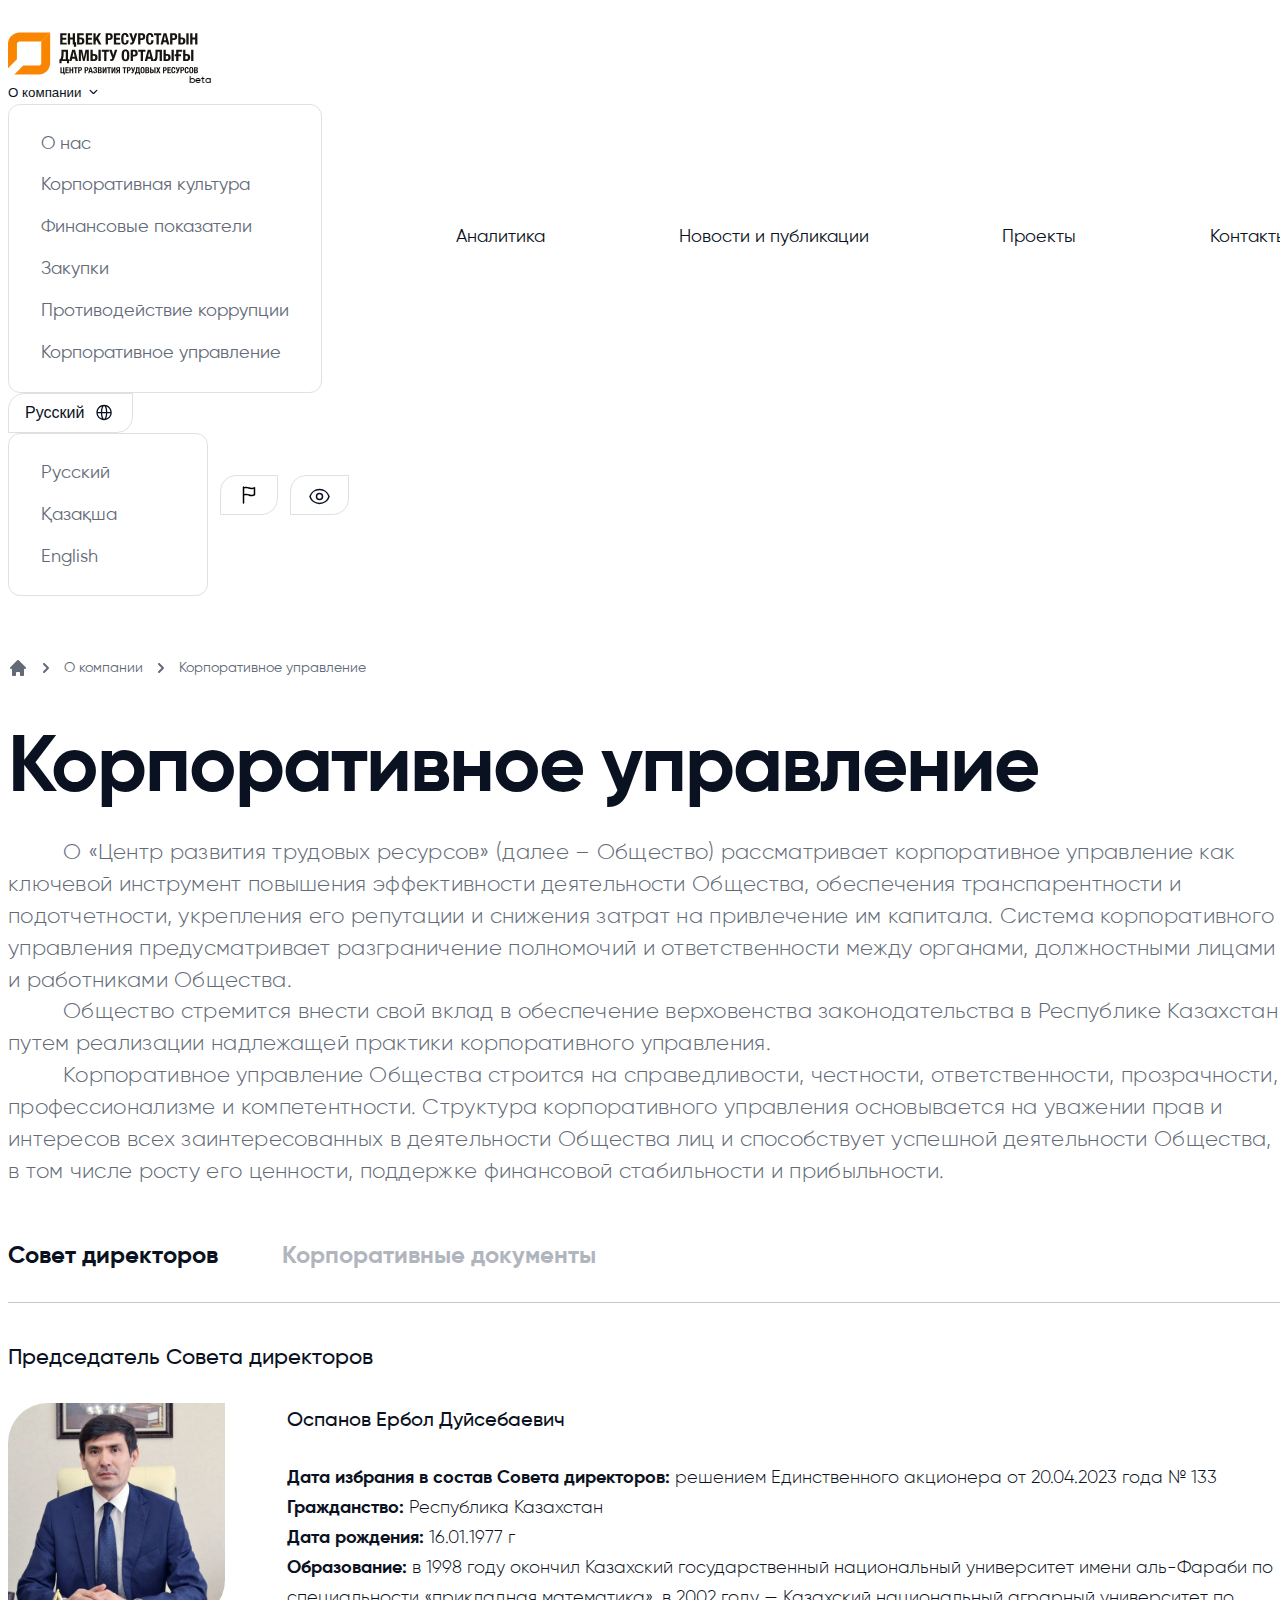
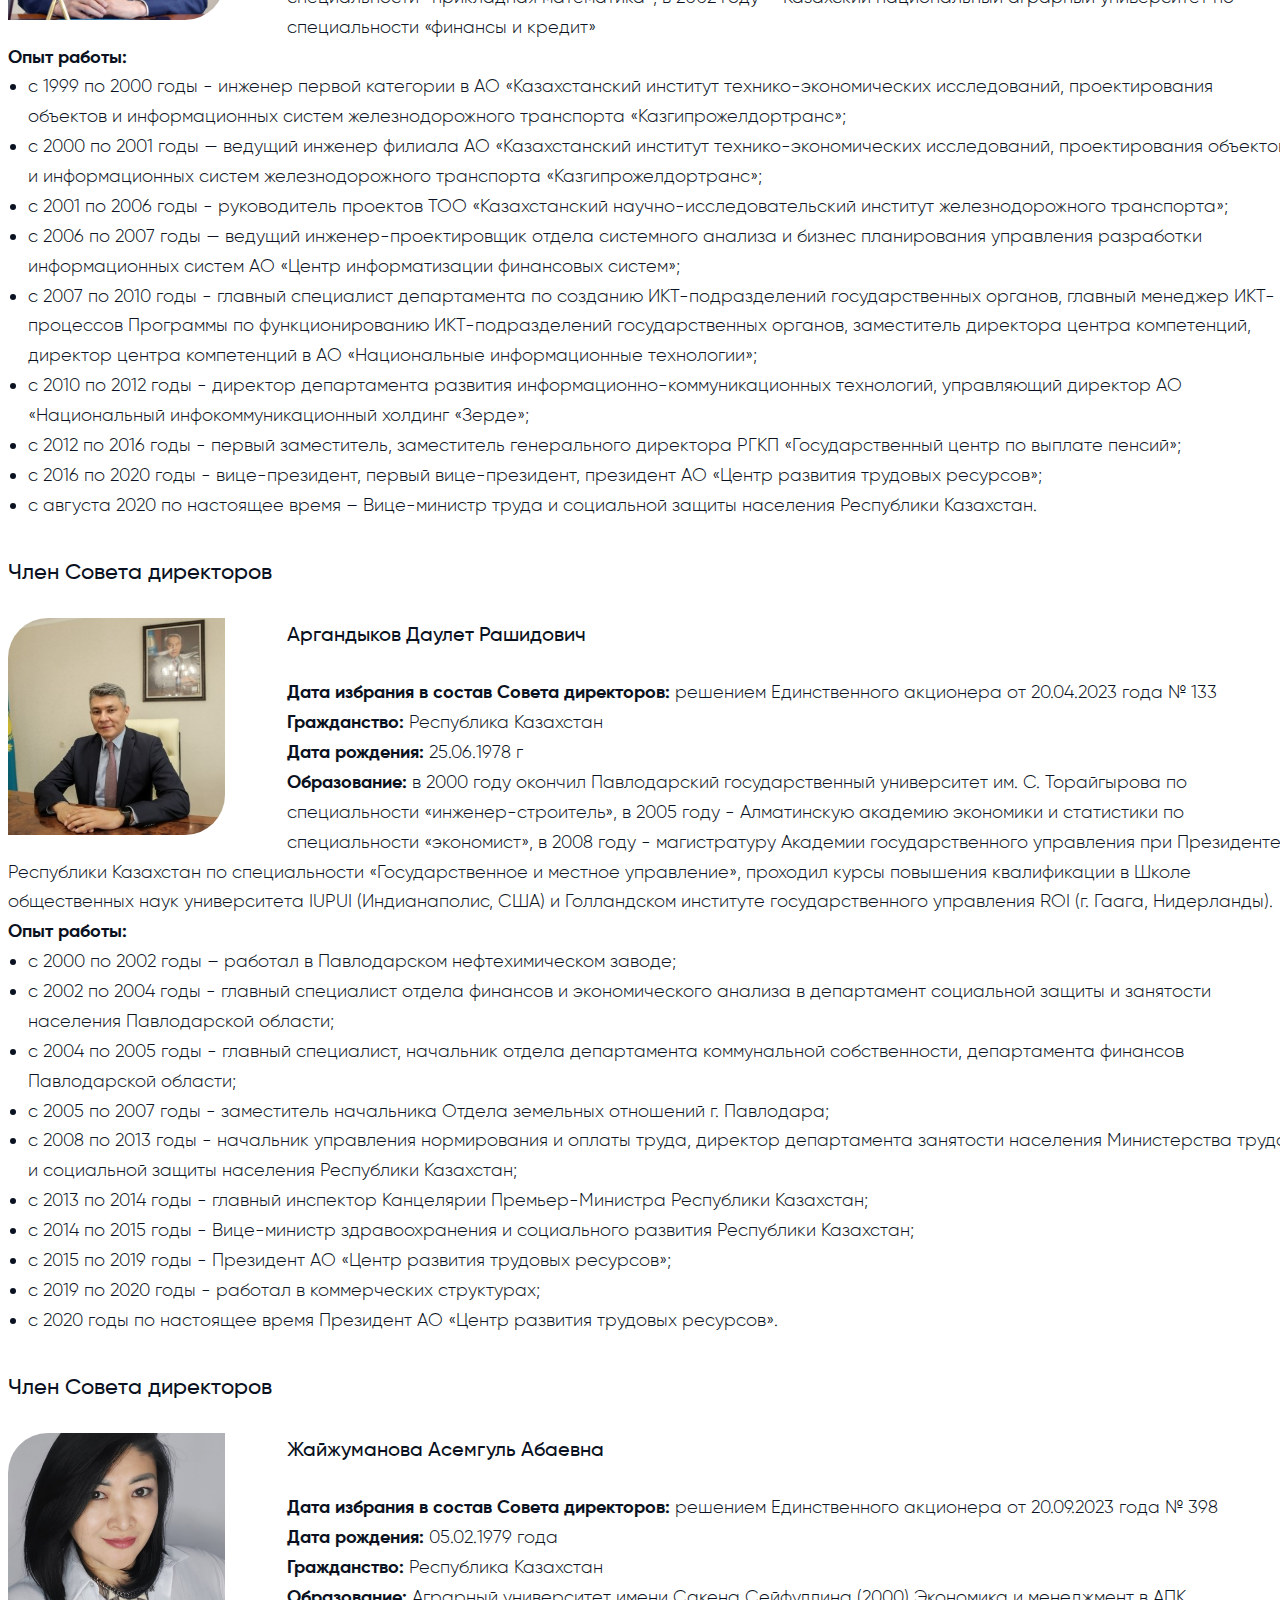
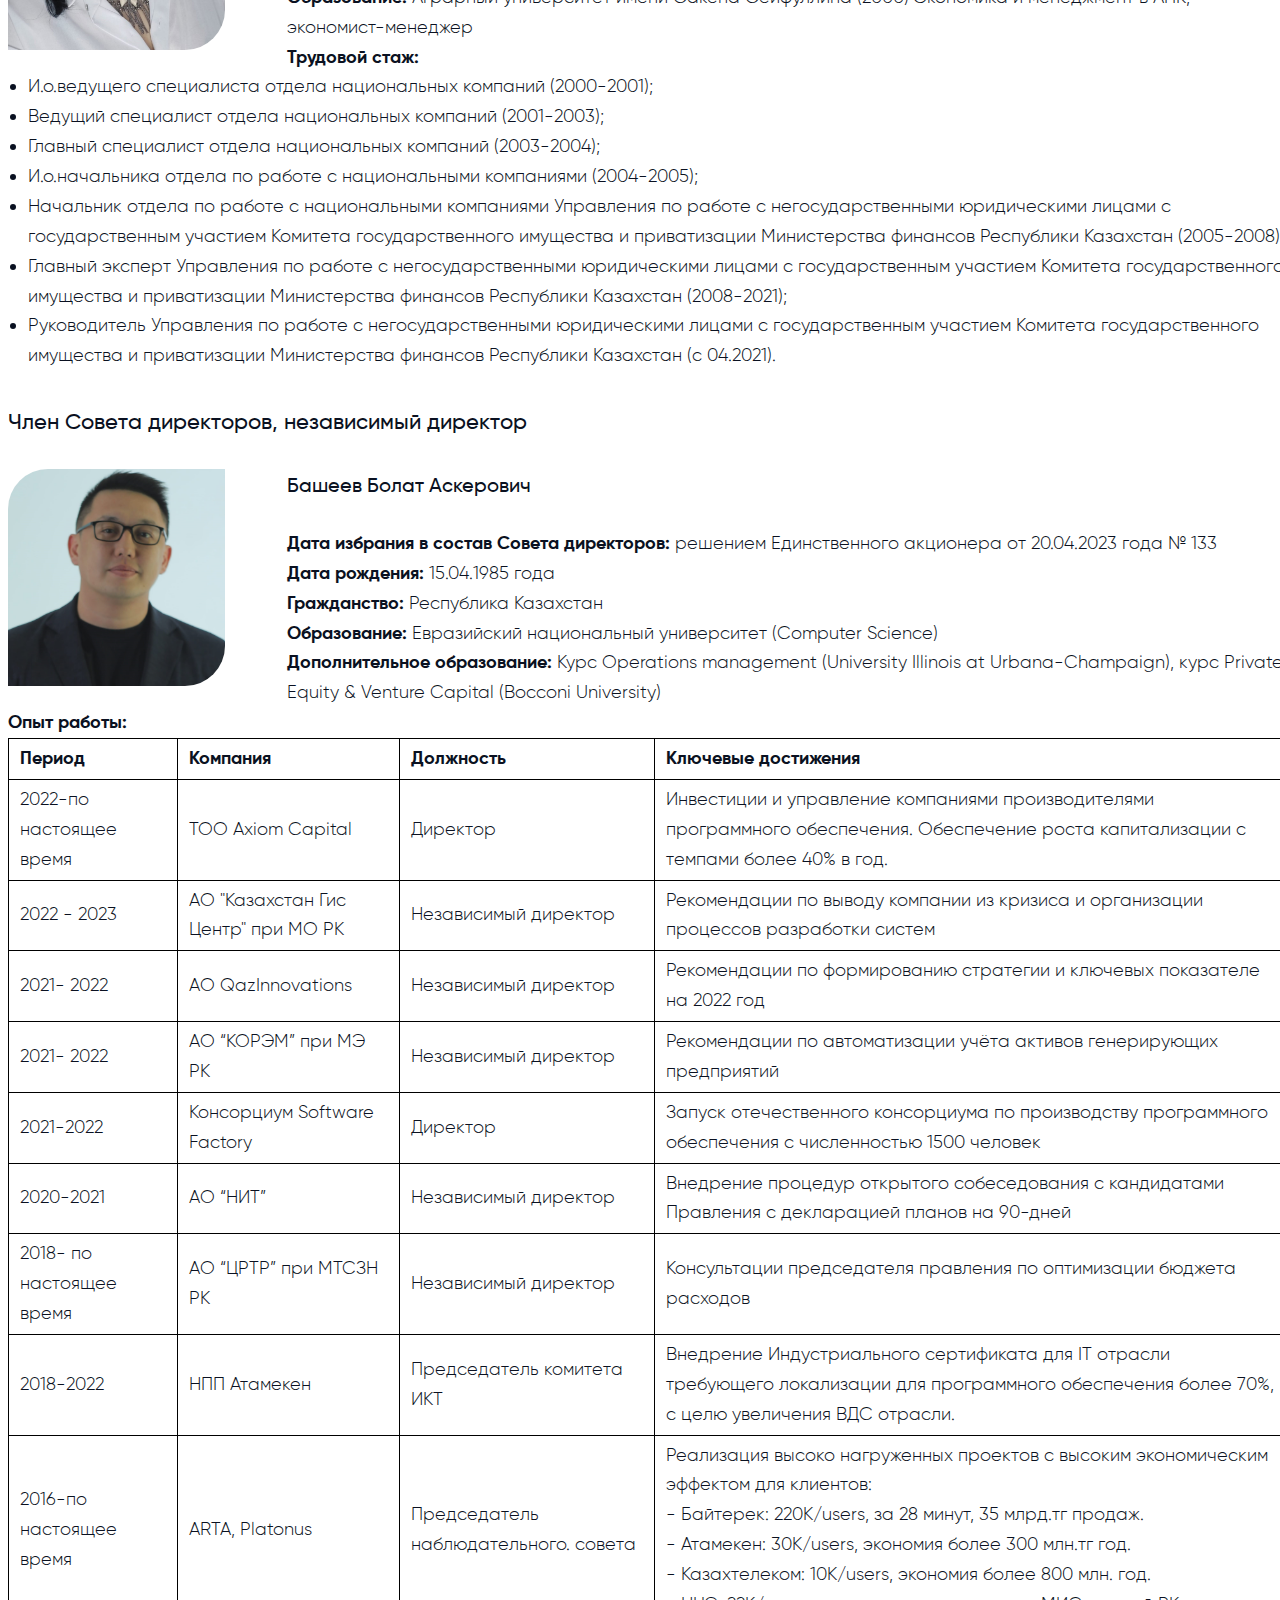
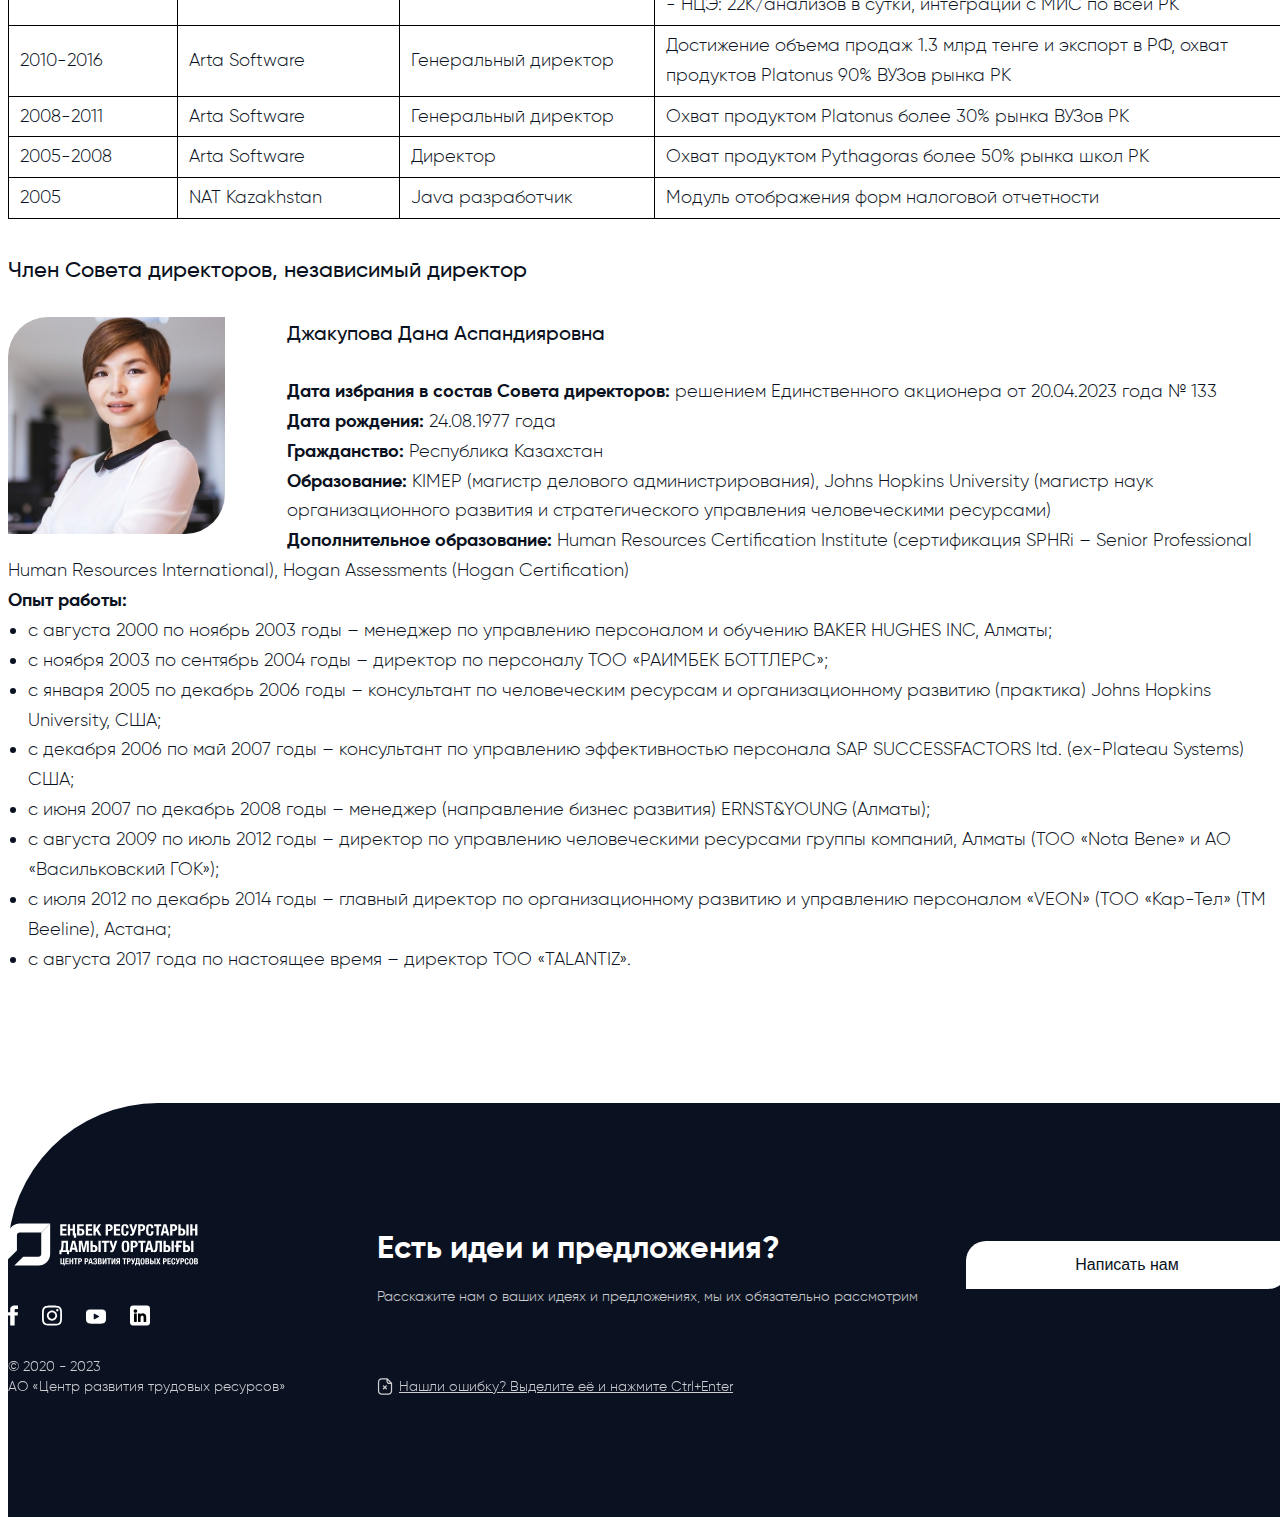
<file: corp-info/index.html>
<!DOCTYPE html> <html lang="ru" dir="ltr" data-bvi-fontsize="10"> <head> <title>Корпоративное управление</title> <meta charset="utf-8"/> <meta name="viewport" content="width=device-width,initial-scale=1"/> <link href="/favicon.png" rel="icon" type="image/png"> <link href="https://cdn.jsdelivr.net/npm/bootstrap@5.0.2/dist/css/bootstrap.min.css" rel="stylesheet" integrity="sha384-EVSTQN3/azprG1Anm3QDgpJLIm9Nao0Yz1ztcQTwFspd3yD65VohhpuuCOmLASjC" crossorigin="anonymous"> <link href="../assets/css/bvi.min.css" rel="stylesheet"> <link href="../assets/css/main.css" rel="stylesheet"> <script src="https://cdn.jsdelivr.net/npm/bootstrap@5.0.2/dist/js/bootstrap.bundle.min.js" integrity="sha384-MrcW6ZMFYlzcLA8Nl+NtUVF0sA7MsXsP1UyJoMp4YLEuNSfAP+JcXn/tWtIaxVXM" crossorigin="anonymous"></script> <script src="../assets/js/common.js"></script> <link href="../assets/css/corp-info.css" rel="stylesheet"> </head> <body> <header id="header" class="header white-type static"> <div class="container header__container"> <div class="row header__row align-items-center justify-content-between"> <a href="" data-type="beta" class="header__logo"> <svg width="190" height="43" viewBox="0 0 190 43" fill="none">
<path d="M42.1572 0.499832H11.6345C5.21926 0.499832 0 5.69961 0 12.0914V36.2158L8.92022 27.3289V12.0914C8.92022 10.6002 10.1379 9.38677 11.6345 9.38677H33.237L42.1572 0.499832Z" fill="#F98500"/>
<path d="M33.238 9.387V30.9087C33.238 32.3997 32.0201 33.6131 30.5232 33.6131H15.2285L6.30859 42.5H30.5232C36.939 42.5 42.1582 37.3002 42.1582 30.9087V0.500061L33.238 9.387Z" fill="#F98500"/>
<path d="M183.134 17.785H185.407V29.0139H183.134V17.785ZM178.019 27.2997C178.703 27.2997 179.184 27.1715 179.464 26.9144C179.742 26.6576 179.882 26.1831 179.882 25.4912C179.882 25.1452 179.842 24.8596 179.763 24.634C179.684 24.4087 179.571 24.2306 179.424 24.0993C179.277 23.9684 179.09 23.8766 178.864 23.8241C178.637 23.7717 178.377 23.7454 178.082 23.7454H177.388V27.2997H178.019ZM175.115 17.785H177.388V22.0313H178.587C179.166 22.0313 179.679 22.0917 180.126 22.2121C180.574 22.3328 180.95 22.5294 181.255 22.8018C181.56 23.0747 181.794 23.4309 181.958 23.8713C182.121 24.3117 182.202 24.8463 182.202 25.4754C182.202 26.1151 182.121 26.6604 181.958 27.111C181.794 27.5619 181.558 27.9288 181.247 28.2119C180.937 28.4949 180.558 28.6994 180.111 28.8252C179.663 28.9511 179.156 29.0139 178.587 29.0139H175.115V17.785ZM168.169 24.1386H166.669V22.2829H168.169V17.785H174.183V19.6408H170.442V22.2829H173.062V24.1386H170.442V29.0139H168.169V24.1386ZM163.528 17.785H165.801V29.0139H163.528V17.785ZM158.413 27.2997C159.097 27.2997 159.579 27.1715 159.858 26.9144C160.136 26.6576 160.276 26.1831 160.276 25.4912C160.276 25.1452 160.236 24.8596 160.158 24.634C160.079 24.4087 159.965 24.2306 159.818 24.0993C159.671 23.9684 159.484 23.8766 159.258 23.8241C159.031 23.7717 158.771 23.7454 158.476 23.7454H157.782V27.2997H158.413ZM155.509 17.785H157.782V22.0313H158.982C159.56 22.0313 160.073 22.0917 160.521 22.2121C160.968 22.3328 161.344 22.5294 161.649 22.8018C161.954 23.0747 162.189 23.4309 162.352 23.8713C162.515 24.3117 162.596 24.8463 162.596 25.4754C162.596 26.1151 162.515 26.6604 162.352 27.111C162.189 27.5619 161.952 27.9288 161.641 28.2119C161.331 28.4949 160.952 28.6994 160.505 28.8252C160.057 28.9511 159.55 29.0139 158.982 29.0139H155.509V17.785ZM146.542 29.1083C146.395 29.1083 146.219 29.0977 146.014 29.0769C145.808 29.0557 145.658 29.0348 145.564 29.0139V27.0795C145.616 27.0901 145.677 27.098 145.745 27.1031C145.814 27.1086 145.858 27.111 145.879 27.111C146.058 27.111 146.224 27.098 146.377 27.0717C146.529 27.0456 146.666 26.9458 146.787 26.7729C146.908 26.5999 147.013 26.3247 147.103 25.9472C147.192 25.5698 147.266 25.0351 147.324 24.3431C147.382 23.6511 147.426 22.7731 147.458 21.7089C147.49 20.6448 147.505 19.3368 147.505 17.785H153.93V29.0139H151.657V19.6408H149.652C149.652 20.9618 149.634 22.1153 149.597 23.1007C149.56 24.0863 149.499 24.9303 149.415 25.6327C149.331 26.3352 149.213 26.9119 149.06 27.3626C148.908 27.8135 148.715 28.1674 148.484 28.4242C148.252 28.6813 147.976 28.8593 147.655 28.9589C147.334 29.0584 146.963 29.1083 146.542 29.1083ZM142.28 24.7835L141.191 19.7351H141.16L140.07 24.7835H142.28ZM139.77 17.785H142.58L145.564 29.0139H143.196L142.675 26.6392H139.676L139.155 29.0139H136.787L139.77 17.785ZM132.73 19.6408H130.267V17.785H137.466V19.6408H135.003V29.0139H132.73V19.6408ZM125.958 22.8648C126.41 22.8648 126.776 22.7287 127.055 22.4559C127.334 22.1834 127.473 21.7588 127.473 21.1819C127.473 20.6158 127.352 20.1861 127.11 19.8924C126.868 19.599 126.463 19.4521 125.895 19.4521H124.948V22.8648H125.958ZM122.674 17.785H126.653C127.231 17.785 127.718 17.8821 128.113 18.076C128.507 18.2701 128.825 18.5242 129.068 18.8387C129.31 19.1532 129.483 19.5125 129.589 19.916C129.694 20.3198 129.746 20.7314 129.746 21.1505C129.746 21.7379 129.66 22.2436 129.486 22.6682C129.312 23.0928 129.07 23.4415 128.76 23.714C128.449 23.9868 128.073 24.1912 127.631 24.3273C127.189 24.4638 126.7 24.5318 126.163 24.5318H124.948V29.0139H122.674V17.785ZM117.497 27.5671C117.834 27.5671 118.105 27.4911 118.31 27.339C118.515 27.1872 118.673 26.9458 118.783 26.6156C118.894 26.2853 118.967 25.8556 119.004 25.3261C119.041 24.7967 119.06 24.1544 119.06 23.3995C119.06 22.6446 119.041 22.0052 119.004 21.4808C118.967 20.9567 118.894 20.5269 118.783 20.1912C118.673 19.8558 118.515 19.6121 118.31 19.4599C118.105 19.308 117.834 19.2319 117.497 19.2319C117.16 19.2319 116.889 19.308 116.684 19.4599C116.479 19.6121 116.321 19.8558 116.21 20.1912C116.1 20.5269 116.026 20.9567 115.989 21.4808C115.952 22.0052 115.934 22.6446 115.934 23.3995C115.934 24.1544 115.952 24.7967 115.989 25.3261C116.026 25.8556 116.1 26.2853 116.21 26.6156C116.321 26.9458 116.479 27.1872 116.684 27.339C116.889 27.4911 117.16 27.5671 117.497 27.5671ZM117.497 29.187C116.644 29.187 115.966 29.0478 115.46 28.7702C114.955 28.4925 114.569 28.0993 114.3 27.5907C114.032 27.0823 113.858 26.474 113.779 25.7663C113.7 25.0586 113.661 24.2698 113.661 23.3995C113.661 22.5503 113.7 21.7666 113.779 21.0483C113.858 20.3303 114.032 19.7143 114.3 19.2004C114.569 18.6869 114.955 18.2858 115.46 17.9973C115.966 17.7091 116.644 17.5649 117.497 17.5649C118.349 17.5649 119.028 17.7091 119.533 17.9973C120.038 18.2858 120.425 18.6869 120.693 19.2004C120.962 19.7143 121.135 20.3303 121.214 21.0483C121.293 21.7666 121.333 22.5503 121.333 23.3995C121.333 24.2698 121.293 25.0586 121.214 25.7663C121.135 26.474 120.962 27.0823 120.693 27.5907C120.425 28.0993 120.038 28.4925 119.533 28.7702C119.028 29.0478 118.349 29.187 117.497 29.187ZM103.211 29.0769H102.974C102.911 29.0769 102.845 29.0741 102.776 29.069C102.708 29.0636 102.629 29.0584 102.54 29.0533C102.45 29.0478 102.332 29.0348 102.185 29.0139V27.2997C102.406 27.3312 102.627 27.3469 102.848 27.3469C103.216 27.3469 103.484 27.2525 103.653 27.0638C103.821 26.875 103.979 26.6077 104.126 26.2617L104.237 26.0102L101.143 17.785H103.668L105.326 23.3052L106.92 17.785H109.288L106.589 25.8686C106.399 26.4559 106.212 26.9513 106.028 27.3548C105.844 27.7585 105.631 28.0888 105.389 28.3456C105.147 28.6026 104.852 28.7886 104.505 28.9039C104.158 29.0191 103.726 29.0769 103.211 29.0769ZM96.1861 19.6408H93.7235V17.785H100.922V19.6408H98.4592V29.0139H96.1861V19.6408ZM90.4717 17.785H92.7448V29.0139H90.4717V17.785ZM85.3571 27.2997C86.041 27.2997 86.5226 27.1715 86.8015 26.9144C87.0802 26.6576 87.2198 26.1831 87.2198 25.4912C87.2198 25.1452 87.1804 24.8596 87.1015 24.634C87.0225 24.4087 86.9092 24.2306 86.7621 24.0993C86.6145 23.9684 86.4278 23.8766 86.2017 23.8241C85.9752 23.7717 85.7148 23.7454 85.4203 23.7454H84.7257V27.2997H85.3571ZM82.4525 17.785H84.7257V22.0313H85.9254C86.504 22.0313 87.017 22.0917 87.4645 22.2121C87.9116 22.3328 88.2878 22.5294 88.5931 22.8018C88.8983 23.0747 89.1324 23.4309 89.2956 23.8713C89.4586 24.3117 89.5403 24.8463 89.5403 25.4754C89.5403 26.1151 89.4586 26.6604 89.2956 27.111C89.1324 27.5619 88.8956 27.9288 88.5853 28.2119C88.2747 28.4949 87.8959 28.6994 87.4487 28.8252C87.0013 28.9511 86.4937 29.0139 85.9254 29.0139H82.4525V17.785ZM70.8185 17.785H74.1966L75.8067 25.7113H75.8382L77.4642 17.785H80.8266V29.0139H78.7429V20.0496H78.7112L76.7065 29.0139H74.9385L72.9337 20.0496H72.9022V29.0139H70.8185V17.785ZM66.6984 24.7835L65.6092 19.7351H65.5776L64.4884 24.7835H66.6984ZM64.1885 17.785H66.9984L69.9818 29.0139H67.614L67.093 26.6392H64.0937L63.5729 29.0139H61.205L64.1885 17.785ZM57.7636 27.1581V19.6408H55.6325V21.465C55.6325 21.9054 55.6193 22.3772 55.5931 22.8805C55.5667 23.3837 55.522 23.887 55.459 24.3903C55.3957 24.8935 55.309 25.3838 55.1985 25.8607C55.088 26.3379 54.9483 26.7705 54.7801 27.1581H57.7636ZM51.4336 27.1581H52.3334C52.6175 26.6235 52.8358 26.102 52.9885 25.5934C53.1409 25.0849 53.2514 24.5633 53.32 24.0285C53.3883 23.4939 53.4305 22.941 53.4462 22.3694C53.462 21.798 53.4699 21.1819 53.4699 20.5214V17.785H59.9894V27.1581H61.047V31.2314H58.9475V29.0139H53.5331V31.2314H51.4336V27.1581Z" fill="#18140F"/>
<path d="M187.747 40.3028C188.04 40.3028 188.277 40.2382 188.458 40.1089C188.639 39.9795 188.729 39.7406 188.729 39.3919C188.729 39.2176 188.705 39.0729 188.657 38.9575C188.609 38.8423 188.544 38.7496 188.462 38.6792C188.38 38.6089 188.283 38.5598 188.17 38.5315C188.057 38.5035 187.933 38.4893 187.798 38.4893H187.273V40.3028H187.747ZM187.62 37.646C187.959 37.646 188.205 37.5856 188.361 37.4646C188.516 37.3437 188.593 37.1398 188.593 36.8531C188.593 36.5663 188.523 36.3639 188.382 36.2458C188.241 36.1278 188.018 36.0686 187.713 36.0686H187.273V37.646H187.62ZM186.054 35.1746H188.094C188.342 35.1746 188.572 35.1999 188.784 35.2505C188.996 35.3011 189.178 35.3855 189.33 35.5036C189.482 35.6216 189.601 35.7791 189.686 35.9759C189.77 36.1727 189.813 36.4145 189.813 36.7012C189.813 37.0274 189.736 37.3073 189.584 37.5405C189.432 37.7739 189.203 37.9327 188.898 38.0171V38.0339C189.237 38.079 189.505 38.2224 189.702 38.4641C189.9 38.706 189.999 39.0293 189.999 39.4341C189.999 39.6703 189.968 39.8952 189.906 40.1089C189.844 40.3226 189.738 40.5095 189.588 40.6697C189.439 40.83 189.244 40.958 189.004 41.0535C188.764 41.1492 188.466 41.1969 188.111 41.1969H186.054V35.1746ZM183.277 40.421C183.457 40.421 183.603 40.3802 183.713 40.2986C183.823 40.2172 183.907 40.0877 183.967 39.9106C184.026 39.7335 184.065 39.5029 184.085 39.219C184.105 38.9351 184.115 38.5906 184.115 38.1858C184.115 37.7809 184.105 37.438 184.085 37.1568C184.065 36.8757 184.026 36.6451 183.967 36.4651C183.907 36.2853 183.823 36.1545 183.713 36.0728C183.603 35.9914 183.457 35.9506 183.277 35.9506C183.096 35.9506 182.951 35.9914 182.841 36.0728C182.731 36.1545 182.646 36.2853 182.587 36.4651C182.527 36.6451 182.488 36.8757 182.468 37.1568C182.448 37.438 182.439 37.7809 182.439 38.1858C182.439 38.5906 182.448 38.9351 182.468 39.219C182.488 39.5029 182.527 39.7335 182.587 39.9106C182.646 40.0877 182.731 40.2172 182.841 40.2986C182.951 40.3802 183.096 40.421 183.277 40.421ZM183.277 41.2897C182.819 41.2897 182.455 41.2151 182.185 41.0662C181.914 40.9172 181.706 40.7064 181.562 40.4336C181.418 40.1609 181.325 39.8348 181.283 39.4552C181.241 39.0757 181.219 38.6526 181.219 38.1858C181.219 37.7302 181.241 37.31 181.283 36.9247C181.325 36.5397 181.418 36.2093 181.562 35.9337C181.706 35.6583 181.914 35.4432 182.185 35.2885C182.455 35.1339 182.819 35.0566 183.277 35.0566C183.734 35.0566 184.098 35.1339 184.369 35.2885C184.64 35.4432 184.847 35.6583 184.991 35.9337C185.135 36.2093 185.228 36.5397 185.27 36.9247C185.313 37.31 185.334 37.7302 185.334 38.1858C185.334 38.6526 185.313 39.0757 185.27 39.4552C185.228 39.8348 185.135 40.1609 184.991 40.4336C184.847 40.7064 184.64 40.9172 184.369 41.0662C184.098 41.2151 183.734 41.2897 183.277 41.2897ZM178.73 41.2897C178.273 41.2897 177.909 41.2151 177.638 41.0662C177.367 40.9172 177.16 40.7064 177.016 40.4336C176.872 40.1609 176.779 39.8348 176.737 39.4552C176.694 39.0757 176.673 38.6526 176.673 38.1858C176.673 37.7302 176.694 37.31 176.737 36.9247C176.779 36.5397 176.872 36.2093 177.016 35.9337C177.16 35.6583 177.367 35.4432 177.638 35.2885C177.909 35.1339 178.273 35.0566 178.73 35.0566C179.165 35.0566 179.508 35.1269 179.759 35.2673C180.01 35.408 180.198 35.5865 180.322 35.8029C180.446 36.0196 180.524 36.2529 180.555 36.503C180.586 36.7533 180.601 36.9881 180.601 37.2074H179.382C179.382 36.7687 179.33 36.4497 179.226 36.25C179.121 36.0505 178.931 35.9506 178.654 35.9506C178.502 35.9506 178.376 35.9914 178.277 36.0728C178.179 36.1545 178.101 36.2867 178.045 36.4693C177.988 36.6521 177.949 36.8911 177.926 37.1862C177.903 37.4815 177.892 37.8429 177.892 38.2702C177.892 38.7256 177.908 39.0939 177.939 39.375C177.97 39.6562 178.018 39.8741 178.083 40.0287C178.147 40.1834 178.229 40.2874 178.328 40.3408C178.427 40.3943 178.541 40.421 178.671 40.421C178.778 40.421 178.878 40.4027 178.972 40.366C179.065 40.3296 179.145 40.2565 179.213 40.1467C179.281 40.0371 179.334 39.8826 179.374 39.6829C179.413 39.4833 179.433 39.2204 179.433 38.8942H180.652C180.652 39.2261 180.627 39.5367 180.576 39.8262C180.525 40.116 180.431 40.369 180.292 40.5854C180.154 40.802 179.959 40.9734 179.708 41.0999C179.457 41.2265 179.131 41.2897 178.73 41.2897ZM174.167 37.8989C174.41 37.8989 174.606 37.8259 174.756 37.6796C174.905 37.5335 174.98 37.3057 174.98 36.9965C174.98 36.6928 174.915 36.4623 174.785 36.3049C174.655 36.1475 174.438 36.0686 174.133 36.0686H173.625V37.8989H174.167ZM172.406 35.1746H174.539C174.85 35.1746 175.111 35.2267 175.323 35.3307C175.534 35.4348 175.705 35.571 175.835 35.7397C175.965 35.9084 176.058 36.1011 176.114 36.3175C176.171 36.534 176.199 36.7547 176.199 36.9796C176.199 37.2945 176.152 37.5658 176.059 37.7936C175.966 38.0213 175.836 38.2083 175.67 38.3544C175.503 38.5007 175.302 38.6104 175.064 38.6834C174.827 38.7566 174.565 38.793 174.277 38.793H173.625V41.1969H172.406V35.1746ZM168.706 41.2307H168.579C168.545 41.2307 168.51 41.2292 168.473 41.2265C168.437 41.2235 168.394 41.2207 168.346 41.2179C168.299 41.2151 168.235 41.2081 168.156 41.1969V40.2775C168.275 40.2944 168.393 40.3028 168.512 40.3028C168.709 40.3028 168.853 40.2522 168.943 40.1511C169.034 40.0498 169.118 39.9064 169.197 39.7209L169.257 39.5859L167.597 35.1746H168.952L169.841 38.1352L170.696 35.1746H171.966L170.518 39.51C170.417 39.825 170.316 40.0907 170.218 40.307C170.119 40.5235 170.004 40.7007 169.875 40.8384C169.745 40.9763 169.587 41.0761 169.401 41.1379C169.214 41.1997 168.983 41.2307 168.706 41.2307ZM165.388 41.2897C164.93 41.2897 164.566 41.2151 164.295 41.0662C164.025 40.9172 163.817 40.7064 163.673 40.4336C163.529 40.1609 163.436 39.8348 163.394 39.4552C163.351 39.0757 163.33 38.6526 163.33 38.1858C163.33 37.7302 163.351 37.31 163.394 36.9247C163.436 36.5397 163.529 36.2093 163.673 35.9337C163.817 35.6583 164.025 35.4432 164.295 35.2885C164.566 35.1339 164.93 35.0566 165.388 35.0566C165.822 35.0566 166.165 35.1269 166.416 35.2673C166.667 35.408 166.855 35.5865 166.979 35.8029C167.103 36.0196 167.181 36.2529 167.212 36.503C167.243 36.7533 167.259 36.9881 167.259 37.2074H166.039C166.039 36.7687 165.987 36.4497 165.883 36.25C165.778 36.0505 165.588 35.9506 165.311 35.9506C165.159 35.9506 165.033 35.9914 164.935 36.0728C164.836 36.1545 164.758 36.2867 164.702 36.4693C164.645 36.6521 164.606 36.8911 164.583 37.1862C164.561 37.4815 164.549 37.8429 164.549 38.2702C164.549 38.7256 164.565 39.0939 164.596 39.375C164.627 39.6562 164.675 39.8741 164.74 40.0287C164.805 40.1834 164.887 40.2874 164.986 40.3408C165.084 40.3943 165.198 40.421 165.328 40.421C165.435 40.421 165.536 40.4027 165.629 40.366C165.722 40.3296 165.802 40.2565 165.87 40.1467C165.938 40.0371 165.992 39.8826 166.031 39.6829C166.07 39.4833 166.09 39.2204 166.09 38.8942H167.309C167.309 39.2261 167.284 39.5367 167.233 39.8262C167.182 40.116 167.088 40.369 166.95 40.5854C166.811 40.802 166.616 40.9734 166.365 41.0999C166.114 41.2265 165.788 41.2897 165.388 41.2897ZM159.385 35.1746H162.763V36.1699H160.604V37.5869H162.636V38.5821H160.604V40.2017H162.848V41.1969H159.385V35.1746ZM156.752 37.8989C156.995 37.8989 157.191 37.8259 157.34 37.6796C157.49 37.5335 157.565 37.3057 157.565 36.9965C157.565 36.6928 157.5 36.4623 157.37 36.3049C157.24 36.1475 157.023 36.0686 156.718 36.0686H156.21V37.8989H156.752ZM154.991 35.1746H157.125C157.435 35.1746 157.696 35.2267 157.908 35.3307C158.119 35.4348 158.29 35.571 158.42 35.7397C158.55 35.9084 158.643 36.1011 158.699 36.3175C158.756 36.534 158.784 36.7547 158.784 36.9796C158.784 37.2945 158.737 37.5658 158.644 37.7936C158.551 38.0213 158.421 38.2083 158.255 38.3544C158.088 38.5007 157.887 38.6104 157.649 38.6834C157.412 38.7566 157.15 38.793 156.862 38.793H156.21V41.1969H154.991V35.1746ZM149.547 38.152L148.159 35.1746H149.505L150.284 37.123L151.054 35.1746H152.383L150.978 38.152L152.485 41.1969H151.114L150.242 39.1557L149.378 41.1969H148.04L149.547 38.152ZM146.347 35.1746H147.566V41.1969H146.347V35.1746ZM143.604 40.2775C143.971 40.2775 144.229 40.2088 144.379 40.0709C144.528 39.9332 144.603 39.6787 144.603 39.3076C144.603 39.122 144.582 38.9689 144.539 38.8478C144.497 38.727 144.437 38.6314 144.357 38.5611C144.278 38.4909 144.178 38.4417 144.057 38.4135C143.935 38.3855 143.796 38.3713 143.638 38.3713H143.265V40.2775H143.604ZM142.046 35.1746H143.265V37.4519H143.909C144.219 37.4519 144.494 37.4844 144.734 37.5489C144.974 37.6136 145.176 37.7191 145.34 37.8652C145.503 38.0116 145.629 38.2026 145.716 38.4388C145.804 38.675 145.847 38.9617 145.847 39.2992C145.847 39.6422 145.804 39.9346 145.716 40.1763C145.629 40.4182 145.502 40.6149 145.335 40.7667C145.169 40.9186 144.966 41.0282 144.726 41.0957C144.486 41.1631 144.214 41.1969 143.909 41.1969H142.046V35.1746ZM139.032 40.3028C139.326 40.3028 139.563 40.2382 139.743 40.1089C139.924 39.9795 140.014 39.7406 140.014 39.3919C140.014 39.2176 139.99 39.0729 139.942 38.9575C139.894 38.8423 139.829 38.7496 139.748 38.6792C139.666 38.6089 139.568 38.5598 139.456 38.5315C139.343 38.5035 139.219 38.4893 139.083 38.4893H138.558V40.3028H139.032ZM138.905 37.646C139.244 37.646 139.491 37.5856 139.646 37.4646C139.801 37.3437 139.879 37.1398 139.879 36.8531C139.879 36.5663 139.808 36.3639 139.667 36.2458C139.526 36.1278 139.303 36.0686 138.998 36.0686H138.558V37.646H138.905ZM137.339 35.1746H139.379C139.628 35.1746 139.858 35.1999 140.069 35.2505C140.281 35.3011 140.463 35.3855 140.615 35.5036C140.768 35.6216 140.886 35.7791 140.971 35.9759C141.056 36.1727 141.098 36.4145 141.098 36.7012C141.098 37.0274 141.022 37.3073 140.869 37.5405C140.717 37.7739 140.488 37.9327 140.184 38.0171V38.0339C140.522 38.079 140.79 38.2224 140.988 38.4641C141.185 38.706 141.284 39.0293 141.284 39.4341C141.284 39.6703 141.253 39.8952 141.191 40.1089C141.129 40.3226 141.023 40.5095 140.874 40.6697C140.724 40.83 140.529 40.958 140.29 41.0535C140.05 41.1492 139.752 41.1969 139.396 41.1969H137.339V35.1746ZM134.562 40.421C134.743 40.421 134.888 40.3802 134.998 40.2986C135.108 40.2172 135.193 40.0877 135.252 39.9106C135.311 39.7335 135.351 39.5029 135.371 39.219C135.39 38.9351 135.4 38.5906 135.4 38.1858C135.4 37.7809 135.39 37.438 135.371 37.1568C135.351 36.8757 135.311 36.6451 135.252 36.4651C135.193 36.2853 135.108 36.1545 134.998 36.0728C134.888 35.9914 134.743 35.9506 134.562 35.9506C134.381 35.9506 134.236 35.9914 134.126 36.0728C134.016 36.1545 133.931 36.2853 133.872 36.4651C133.813 36.6451 133.773 36.8757 133.754 37.1568C133.734 37.438 133.724 37.7809 133.724 38.1858C133.724 38.5906 133.734 38.9351 133.754 39.219C133.773 39.5029 133.813 39.7335 133.872 39.9106C133.931 40.0877 134.016 40.2172 134.126 40.2986C134.236 40.3802 134.381 40.421 134.562 40.421ZM134.562 41.2897C134.105 41.2897 133.741 41.2151 133.47 41.0662C133.199 40.9172 132.992 40.7064 132.848 40.4336C132.704 40.1609 132.611 39.8348 132.568 39.4552C132.526 39.0757 132.505 38.6526 132.505 38.1858C132.505 37.7302 132.526 37.31 132.568 36.9247C132.611 36.5397 132.704 36.2093 132.848 35.9337C132.992 35.6583 133.199 35.4432 133.47 35.2885C133.741 35.1339 134.105 35.0566 134.562 35.0566C135.019 35.0566 135.383 35.1339 135.654 35.2885C135.925 35.4432 136.133 35.6583 136.276 35.9337C136.421 36.2093 136.514 36.5397 136.556 36.9247C136.598 37.31 136.619 37.7302 136.619 38.1858C136.619 38.6526 136.598 39.0757 136.556 39.4552C136.514 39.8348 136.421 40.1609 136.276 40.4336C136.133 40.7064 135.925 40.9172 135.654 41.0662C135.383 41.2151 135.019 41.2897 134.562 41.2897ZM130.363 40.2017V36.1699H129.22V37.1482C129.22 37.3845 129.213 37.6375 129.199 37.9074C129.185 38.1773 129.161 38.4472 129.127 38.7171C129.093 38.9871 129.046 39.25 128.987 39.5057C128.928 39.7617 128.853 39.9937 128.763 40.2017H130.363ZM126.968 40.2017H127.451C127.603 39.9148 127.72 39.6352 127.802 39.3624C127.884 39.0897 127.943 38.81 127.98 38.5231C128.016 38.2364 128.039 37.9398 128.047 37.6333C128.056 37.3269 128.06 36.9965 128.06 36.6422V35.1746H131.557V40.2017H132.124V42.3862H130.998V41.1969H128.094V42.3862H126.968V40.2017ZM124.03 41.2307H123.903C123.869 41.2307 123.834 41.2292 123.797 41.2265C123.761 41.2235 123.718 41.2207 123.67 41.2179C123.622 41.2151 123.559 41.2081 123.48 41.1969V40.2775C123.598 40.2944 123.717 40.3028 123.835 40.3028C124.033 40.3028 124.177 40.2522 124.267 40.1511C124.357 40.0498 124.442 39.9064 124.521 39.7209L124.58 39.5859L122.921 35.1746H124.276L125.165 38.1352L126.02 35.1746H127.29L125.842 39.51C125.74 39.825 125.64 40.0907 125.541 40.307C125.443 40.5235 125.328 40.7007 125.198 40.8384C125.069 40.9763 124.911 41.0761 124.724 41.1379C124.538 41.1997 124.307 41.2307 124.03 41.2307ZM120.694 37.8989C120.937 37.8989 121.133 37.8259 121.283 37.6796C121.432 37.5335 121.507 37.3057 121.507 36.9965C121.507 36.6928 121.442 36.4623 121.312 36.3049C121.183 36.1475 120.965 36.0686 120.661 36.0686H120.153V37.8989H120.694ZM118.933 35.1746H121.067C121.377 35.1746 121.638 35.2267 121.85 35.3307C122.062 35.4348 122.232 35.571 122.362 35.7397C122.492 35.9084 122.585 36.1011 122.642 36.3175C122.698 36.534 122.726 36.7547 122.726 36.9796C122.726 37.2945 122.68 37.5658 122.587 37.7936C122.494 38.0213 122.364 38.2083 122.197 38.3544C122.031 38.5007 121.829 38.6104 121.592 38.6834C121.355 38.7566 121.092 38.793 120.804 38.793H120.153V41.1969H118.933V35.1746ZM115.869 36.1699H114.548V35.1746H118.409V36.1699H117.088V41.1969H115.869V36.1699ZM110.789 37.9833V36.0686H110.306C109.968 36.0686 109.721 36.1404 109.566 36.2837C109.41 36.4271 109.333 36.6732 109.333 37.0218C109.333 37.3874 109.409 37.639 109.561 37.7766C109.714 37.9145 109.951 37.9833 110.273 37.9833H110.789ZM109.138 38.734C108.811 38.6159 108.554 38.4164 108.368 38.1352C108.181 37.8541 108.088 37.4829 108.088 37.0218C108.088 36.6957 108.133 36.4159 108.224 36.1826C108.314 35.9492 108.442 35.7581 108.609 35.609C108.775 35.46 108.977 35.3504 109.214 35.2801C109.451 35.2097 109.714 35.1746 110.002 35.1746H111.991V41.1969H110.781V38.8774H110.34L109.189 41.1969H107.843L109.138 38.734ZM103.466 35.1746H104.634V39.0377L106.116 35.1746H107.428V41.1969H106.26V37.3423L104.778 41.1969H103.466V35.1746ZM100.401 36.1699H99.0804V35.1746H102.941V36.1699H101.62V41.1969H100.401V36.1699ZM94.6017 35.1746H95.7701V39.0377L97.2516 35.1746H98.5639V41.1969H97.3955V37.3423L95.914 41.1969H94.6017V35.1746ZM91.5878 40.3028C91.8811 40.3028 92.1182 40.2382 92.299 40.1089C92.4795 39.9795 92.5699 39.7406 92.5699 39.3919C92.5699 39.2176 92.5457 39.0729 92.4979 38.9575C92.4499 38.8423 92.3849 38.7496 92.3032 38.6792C92.2212 38.6089 92.1239 38.5598 92.011 38.5315C91.8981 38.5035 91.774 38.4893 91.6386 38.4893H91.1136V40.3028H91.5878ZM91.4608 37.646C91.7994 37.646 92.0462 37.5856 92.2015 37.4646C92.3567 37.3437 92.4344 37.1398 92.4344 36.8531C92.4344 36.5663 92.3637 36.3639 92.2227 36.2458C92.0815 36.1278 91.8587 36.0686 91.5539 36.0686H91.1136V37.646H91.4608ZM89.8945 35.1746H91.9348C92.1832 35.1746 92.4132 35.1999 92.6249 35.2505C92.8366 35.3011 93.0186 35.3855 93.1709 35.5036C93.3233 35.6216 93.4418 35.7791 93.5265 35.9759C93.6112 36.1727 93.6535 36.4145 93.6535 36.7012C93.6535 37.0274 93.5773 37.3073 93.425 37.5405C93.2725 37.7739 93.0439 37.9327 92.7391 38.0171V38.0339C93.0778 38.079 93.3458 38.2224 93.5434 38.4641C93.7409 38.706 93.8398 39.0293 93.8398 39.4341C93.8398 39.6703 93.8087 39.8952 93.7467 40.1089C93.6845 40.3226 93.5786 40.5095 93.4292 40.6697C93.2795 40.83 93.0849 40.958 92.845 41.0535C92.6051 41.1492 92.3074 41.1969 91.9518 41.1969H89.8945V35.1746ZM87.0668 41.2897C86.7112 41.2897 86.4108 41.253 86.1652 41.1801C85.9197 41.1071 85.7207 40.9931 85.5683 40.8384C85.4159 40.6839 85.3059 40.4884 85.2382 40.2522C85.1704 40.0161 85.1365 39.7377 85.1365 39.4172V39.3412H86.3556V39.4004C86.3556 39.5353 86.3642 39.6632 86.3811 39.7841C86.398 39.9051 86.4347 40.0133 86.4911 40.1089C86.5475 40.2046 86.6237 40.2804 86.7198 40.3366C86.8156 40.3928 86.9454 40.421 87.1091 40.421C87.3632 40.421 87.5536 40.3464 87.6806 40.1974C87.8077 40.0485 87.8711 39.8108 87.8711 39.4847C87.8711 39.1418 87.8034 38.8985 87.668 38.755C87.5325 38.6117 87.3124 38.5401 87.0076 38.5401H86.8298C86.7451 38.5401 86.6745 38.5429 86.6181 38.5485V37.6038C86.6462 37.6094 86.6844 37.6122 86.7325 37.6122H86.8467C87.1796 37.6122 87.4168 37.5395 87.5579 37.3941C87.6989 37.2486 87.7695 37.008 87.7695 36.6722C87.7695 36.4151 87.713 36.2303 87.6002 36.1185C87.4873 36.0066 87.3321 35.9506 87.1346 35.9506C86.9484 35.9506 86.7903 35.991 86.6604 36.0717C86.5306 36.1525 86.4516 36.2847 86.4234 36.4683C86.412 36.5298 86.405 36.5826 86.4022 36.6272C86.3994 36.6718 86.398 36.733 86.398 36.8109H85.2043V36.7603C85.2043 36.1924 85.3707 35.7665 85.7038 35.4824C86.0367 35.1986 86.5194 35.0566 87.1515 35.0566C87.7385 35.0566 88.1886 35.1929 88.5018 35.4656C88.8151 35.7384 88.9718 36.1306 88.9718 36.6422C88.9718 36.7885 88.9534 36.9347 88.9168 37.0808C88.8799 37.2271 88.8235 37.3621 88.7474 37.4857C88.6712 37.6094 88.5765 37.7176 88.4637 37.8104C88.3508 37.9032 88.2211 37.9694 88.0743 38.0087C88.4073 38.0818 88.667 38.2322 88.8532 38.4599C89.0394 38.6876 89.1326 39.0039 89.1326 39.4088C89.1326 40.0498 88.9534 40.5235 88.595 40.83C88.2365 41.1365 87.7272 41.2897 87.0668 41.2897ZM83.1893 38.928L82.6052 36.2205H82.5882L82.0041 38.928H83.1893ZM81.8432 35.1746H83.3501L84.9503 41.1969H83.6804L83.401 39.9232H81.7924L81.5131 41.1969H80.2431L81.8432 35.1746ZM78.372 37.8989C78.6146 37.8989 78.8109 37.8259 78.9604 37.6796C79.1099 37.5335 79.1847 37.3057 79.1847 36.9965C79.1847 36.6928 79.1199 36.4623 78.9901 36.3049C78.8601 36.1475 78.6429 36.0686 78.3382 36.0686H77.8302V37.8989H78.372ZM76.6111 35.1746H78.7446C79.0549 35.1746 79.316 35.2267 79.5277 35.3307C79.7393 35.4348 79.91 35.571 80.0398 35.7397C80.1696 35.9084 80.2628 36.1011 80.3193 36.3175C80.3756 36.534 80.4039 36.7547 80.4039 36.9796C80.4039 37.2945 80.3573 37.5658 80.2642 37.7936C80.1711 38.0213 80.0412 38.2083 79.8748 38.3544C79.7083 38.5007 79.5064 38.6104 79.2694 38.6834C79.0324 38.7566 78.7699 38.793 78.4821 38.793H77.8302V41.1969H76.6111V35.1746ZM71.9462 37.8989C72.1888 37.8989 72.3849 37.8259 72.5346 37.6796C72.6841 37.5335 72.7589 37.3057 72.7589 36.9965C72.7589 36.6928 72.6939 36.4623 72.5642 36.3049C72.4343 36.1475 72.2171 36.0686 71.9123 36.0686H71.4044V37.8989H71.9462ZM70.1852 35.1746H72.3187C72.629 35.1746 72.8902 35.2267 73.1018 35.3307C73.3134 35.4348 73.4841 35.571 73.614 35.7397C73.7438 35.9084 73.8369 36.1011 73.8934 36.3175C73.9498 36.534 73.978 36.7547 73.978 36.9796C73.978 37.2945 73.9315 37.5658 73.8384 37.7936C73.7452 38.0213 73.6153 38.2083 73.4489 38.3544C73.2823 38.5007 73.0806 38.6104 72.8436 38.6834C72.6066 38.7566 72.3441 38.793 72.0562 38.793H71.4044V41.1969H70.1852V35.1746ZM67.1205 36.1699H65.7997V35.1746H69.6603V36.1699H68.3396V41.1969H67.1205V36.1699ZM61.4143 35.1746H62.6334V37.4773H64.0557V35.1746H65.2749V41.1969H64.0557V38.5231H62.6334V41.1969H61.4143V35.1746ZM57.342 35.1746H60.72V36.1699H58.5612V37.5869H60.593V38.5821H58.5612V40.2017H60.8047V41.1969H57.342V35.1746ZM55.7081 41.1969H52.4062V35.1746H53.6254V40.2017H55.0477V35.1746H56.2668V40.2017H56.8341V42.3862H55.7081V41.1969Z" fill="#18140F"/>
<path d="M67.0146 1.27139H64.7415V5.56484H62.0895V1.27139H59.8164V12.5003H62.0895V7.51492H64.7415V12.5003H65.8781V14.7461H68.1512V10.2545H67.0146V1.27139Z" fill="#18140F"/>
<path d="M102.048 5.94243C101.769 6.21526 101.404 6.35138 100.951 6.35138H99.9411V2.93868H100.888C101.457 2.93868 101.862 3.08555 102.104 3.37894C102.346 3.67256 102.467 4.10242 102.467 4.66851C102.467 5.24524 102.327 5.66996 102.048 5.94243ZM104.061 2.32526C103.819 2.01073 103.501 1.75672 103.106 1.56253C102.711 1.36869 102.225 1.27159 101.646 1.27159H97.668V12.5005H99.9411V8.01835H101.157C101.693 8.01835 102.183 7.95035 102.625 7.81388C103.067 7.67776 103.443 7.47328 103.753 7.20058C104.064 6.9281 104.306 6.57933 104.479 6.15473C104.653 5.73013 104.74 5.22444 104.74 4.63708C104.74 4.21786 104.687 3.80634 104.582 3.40254C104.477 2.99909 104.303 2.6398 104.061 2.32526Z" fill="#18140F"/>
<path d="M54.4958 7.62518H58.2843V5.76939H54.4958V3.12738H58.5211V1.27159H52.2227V12.5005H58.679V10.6447H54.4958V7.62518Z" fill="#18140F"/>
<path d="M108.133 7.62518H111.921V5.76939H108.133V3.12738H112.158V1.27159H105.859V12.5005H112.316V10.6447H108.133V7.62518Z" fill="#18140F"/>
<path d="M93.0426 1.27159H90.58L87.707 5.76939H87.6754V1.27159H85.4023V12.5005H87.6754V9.16643L88.5121 7.89251L90.8326 12.5005H93.3898L89.9802 6.08393L93.0426 1.27159Z" fill="#18140F"/>
<path d="M73.9594 9.85836C73.8856 10.0891 73.7724 10.2727 73.62 10.4088C73.4673 10.5452 73.2752 10.6396 73.0438 10.6919C72.8122 10.7445 72.5333 10.7705 72.2071 10.7705H71.4021V7.3263H72.2703C72.8702 7.3263 73.3201 7.43917 73.62 7.66443C73.92 7.89006 74.0699 8.3226 74.0699 8.96196C74.0699 9.32907 74.0329 9.62783 73.9594 9.85836ZM75.4432 6.3356C75.1379 6.07364 74.7617 5.88494 74.3146 5.76939C73.8672 5.65418 73.3595 5.59635 72.7913 5.59635H71.4021V3.12726H75.7116V1.27159H69.1289V12.5005H72.6176C73.2175 12.5005 73.7487 12.4375 74.212 12.3117C74.6749 12.186 75.0695 11.9815 75.3959 11.6984C75.722 11.4153 75.9693 11.0512 76.1378 10.6053C76.306 10.1598 76.3903 9.61732 76.3903 8.97761C76.3903 8.34854 76.3087 7.81656 76.1457 7.38145C75.9824 6.94645 75.7484 6.59779 75.4432 6.3356Z" fill="#18140F"/>
<path d="M80.0817 7.62518H83.8703V5.76939H80.0817V3.12738H84.107V1.27159H77.8086V12.5005H84.2649V10.6447H80.0817V7.62518Z" fill="#18140F"/>
<path d="M174.677 10.401C174.398 10.658 173.917 10.7863 173.233 10.7863H172.601V7.23201H173.296C173.59 7.23201 173.851 7.2583 174.077 7.31064C174.303 7.36322 174.49 7.45494 174.638 7.58592C174.785 7.71713 174.898 7.89531 174.977 8.12058C175.056 8.3462 175.095 8.63176 175.095 8.97773C175.095 9.66966 174.956 10.1442 174.677 10.401ZM176.469 6.2884C176.163 6.01592 175.787 5.81928 175.34 5.6987C174.893 5.57824 174.38 5.51783 173.801 5.51783H172.601V1.27159H170.328V12.5005H173.801C174.369 12.5005 174.877 12.4376 175.324 12.3118C175.771 12.186 176.15 11.9815 176.461 11.6984C176.771 11.4154 177.008 11.0485 177.171 10.5976C177.334 10.1468 177.416 9.60166 177.416 8.96196C177.416 8.33288 177.334 7.79822 177.171 7.35784C177.008 6.91747 176.774 6.56122 176.469 6.2884Z" fill="#18140F"/>
<path d="M178.348 12.5005H180.621V1.27159H178.348V12.5005Z" fill="#18140F"/>
<path d="M166.517 5.94243C166.238 6.21526 165.872 6.35138 165.42 6.35138H164.41V2.93868H165.357C165.925 2.93868 166.33 3.08555 166.572 3.37894C166.814 3.67256 166.936 4.10242 166.936 4.66851C166.936 5.24524 166.796 5.66996 166.517 5.94243ZM168.53 2.32526C168.288 2.01073 167.969 1.75672 167.575 1.56253C167.18 1.36869 166.693 1.27159 166.115 1.27159H162.137V12.5005H164.41V8.01835H165.625C166.162 8.01835 166.651 7.95035 167.093 7.81388C167.535 7.67776 167.912 7.47328 168.222 7.20058C168.532 6.9281 168.775 6.57933 168.948 6.15473C169.122 5.73013 169.209 5.22444 169.209 4.63708C169.209 4.21786 169.156 3.80634 169.051 3.40254C168.945 2.99909 168.772 2.6398 168.53 2.32526Z" fill="#18140F"/>
<path d="M155.854 8.27002L156.943 3.22179H156.975L158.064 8.27002H155.854ZM155.554 1.27159L152.57 12.5005H154.938L155.459 10.1258H158.458L158.979 12.5005H161.347L158.364 1.27159H155.554Z" fill="#18140F"/>
<path d="M187.124 1.27159V5.56503H184.472V1.27159H182.199V12.5005H184.472V7.51511H187.124V12.5005H189.397V1.27159H187.124Z" fill="#18140F"/>
<path d="M118.25 9.67791C118.177 10.0502 118.077 10.3384 117.951 10.5429C117.824 10.7474 117.674 10.8837 117.501 10.9518C117.327 11.0201 117.14 11.0539 116.94 11.0539C116.698 11.0539 116.485 11.0044 116.301 10.9046C116.117 10.8051 115.964 10.6112 115.843 10.3226C115.722 10.0345 115.632 9.62825 115.575 9.10387C115.517 8.57972 115.488 7.89292 115.488 7.04372C115.488 6.24698 115.509 5.57328 115.551 5.02284C115.593 4.4724 115.667 4.02689 115.772 3.68606C115.877 3.34547 116.022 3.09893 116.206 2.94681C116.39 2.79503 116.624 2.71885 116.909 2.71885C117.424 2.71885 117.779 2.90509 117.974 3.27712C118.169 3.64937 118.266 4.24433 118.266 5.0621H120.539C120.539 4.65315 120.51 4.21558 120.453 3.74892C120.395 3.28249 120.25 2.84737 120.018 2.44357C119.787 2.04012 119.437 1.70712 118.969 1.44493C118.5 1.18297 117.861 1.05176 117.051 1.05176C116.198 1.05176 115.52 1.19606 115.014 1.48431C114.509 1.77279 114.122 2.17379 113.854 2.6873C113.586 3.20117 113.412 3.81727 113.333 4.53526C113.254 5.25348 113.215 6.03714 113.215 6.88645C113.215 7.7568 113.254 8.5456 113.333 9.2533C113.412 9.96101 113.586 10.5692 113.854 11.0775C114.122 11.5863 114.509 11.9794 115.014 12.2571C115.52 12.5348 116.198 12.6738 117.051 12.6738C117.798 12.6738 118.406 12.5559 118.874 12.32C119.342 12.0841 119.705 11.7645 119.963 11.3607C120.221 10.9572 120.397 10.4854 120.492 9.94524C120.587 9.40543 120.634 8.82625 120.634 8.20746H118.361C118.361 8.81562 118.324 9.30588 118.25 9.67791Z" fill="#18140F"/>
<path d="M125.355 6.79176L123.698 1.2716H121.172L124.266 9.49675L124.155 9.74842C124.008 10.0944 123.85 10.3617 123.682 10.5504C123.513 10.7391 123.245 10.8335 122.877 10.8335C122.656 10.8335 122.435 10.8178 122.214 10.7863V12.5006C122.361 12.5214 122.479 12.5345 122.569 12.5399C122.658 12.545 122.737 12.5502 122.806 12.5556C122.874 12.5608 122.94 12.5635 123.003 12.5635H123.24C123.755 12.5635 124.187 12.5058 124.534 12.3904C124.882 12.2752 125.176 12.0892 125.418 11.8322C125.66 11.5754 125.873 11.2452 126.058 10.8414C126.242 10.4379 126.429 9.9425 126.618 9.35525L129.317 1.2716H126.949L125.355 6.79176Z" fill="#18140F"/>
<path d="M134.521 5.94243C134.242 6.21526 133.876 6.35138 133.424 6.35138H132.414V2.93868H133.361C133.929 2.93868 134.334 3.08555 134.576 3.37894C134.818 3.67256 134.939 4.10242 134.939 4.66851C134.939 5.24524 134.8 5.66996 134.521 5.94243ZM136.534 2.32526C136.292 2.01073 135.973 1.75672 135.579 1.56253C135.184 1.36869 134.697 1.27159 134.119 1.27159H130.141V12.5005H132.414V8.01835H133.629C134.166 8.01835 134.655 7.95035 135.097 7.81388C135.539 7.67776 135.915 7.47328 136.226 7.20058C136.536 6.9281 136.778 6.57933 136.952 6.15473C137.126 5.73013 137.213 5.22444 137.213 4.63708C137.213 4.21786 137.16 3.80634 137.055 3.40254C136.949 2.99909 136.776 2.6398 136.534 2.32526Z" fill="#18140F"/>
<path d="M143.129 9.67791C143.056 10.0502 142.956 10.3384 142.829 10.5429C142.703 10.7474 142.553 10.8837 142.379 10.9518C142.206 11.0201 142.019 11.0539 141.819 11.0539C141.577 11.0539 141.364 11.0044 141.18 10.9046C140.996 10.8051 140.843 10.6112 140.722 10.3226C140.601 10.0345 140.511 9.62825 140.454 9.10387C140.396 8.57972 140.367 7.89292 140.367 7.04372C140.367 6.24698 140.388 5.57328 140.43 5.02284C140.472 4.4724 140.546 4.02689 140.651 3.68606C140.756 3.34547 140.901 3.09893 141.085 2.94681C141.269 2.79503 141.503 2.71885 141.788 2.71885C142.303 2.71885 142.658 2.90509 142.853 3.27712C143.048 3.64937 143.145 4.24433 143.145 5.0621H145.418C145.418 4.65315 145.389 4.21558 145.331 3.74892C145.273 3.28249 145.129 2.84737 144.897 2.44357C144.666 2.04012 144.316 1.70712 143.848 1.44493C143.379 1.18297 142.74 1.05176 141.93 1.05176C141.077 1.05176 140.398 1.19606 139.893 1.48431C139.388 1.77279 139.001 2.17379 138.733 2.6873C138.465 3.20117 138.291 3.81727 138.212 4.53526C138.133 5.25348 138.094 6.03714 138.094 6.88645C138.094 7.7568 138.133 8.5456 138.212 9.2533C138.291 9.96101 138.465 10.5692 138.733 11.0775C139.001 11.5863 139.388 11.9794 139.893 12.2571C140.398 12.5348 141.077 12.6738 141.93 12.6738C142.677 12.6738 143.285 12.5559 143.753 12.32C144.221 12.0841 144.584 11.7645 144.842 11.3607C145.1 10.9572 145.276 10.4854 145.371 9.94524C145.466 9.40543 145.513 8.82625 145.513 8.20746H143.24C143.24 8.81562 143.203 9.30588 143.129 9.67791Z" fill="#18140F"/>
<path d="M153.249 1.27159H146.051V3.12738H148.513V12.5005H150.786V3.12738H153.249V1.27159Z" fill="#18140F"/>
</svg> </a> <nav class="nav"> <ul class="nav__list"> <li class="nav__item"> <div class="dropdown nav__dropdown"> <button class="e-btn nav__link nav__dropdown-btn" type="button" id="dropdownMenuButton1" data-bs-toggle="dropdown" aria-expanded="false"> <span>О компании</span> <svg viewBox="0 0 10 6" fill="none" xmlns="http://www.w3.org/2000/svg"> <path d="M5.04775 4.37608L8.34775 1.07608C8.40925 1.01241 8.48282 0.961622 8.56415 0.926683C8.64549 0.891744 8.73297 0.873353 8.82149 0.872584C8.91001 0.871815 8.99779 0.888682 9.07972 0.922203C9.16166 0.955724 9.23609 1.00523 9.29869 1.06782C9.36128 1.13042 9.41078 1.20485 9.4443 1.28678C9.47782 1.36871 9.49469 1.4565 9.49392 1.54502C9.49315 1.63354 9.47476 1.72102 9.43982 1.80235C9.40488 1.88369 9.3541 1.95725 9.29042 2.01875L5.51909 5.79008C5.39407 5.91506 5.22453 5.98528 5.04775 5.98528C4.87098 5.98528 4.70144 5.91506 4.57642 5.79008L0.805088 2.01875C0.741415 1.95725 0.690626 1.88369 0.655687 1.80235C0.620748 1.72102 0.602357 1.63354 0.601588 1.54502C0.600818 1.4565 0.617686 1.36871 0.651207 1.28678C0.684727 1.20485 0.73423 1.13042 0.796825 1.06782C0.85942 1.00523 0.933854 0.955724 1.01579 0.922203C1.09772 0.888682 1.1855 0.871815 1.27402 0.872584C1.36254 0.873353 1.45002 0.891744 1.53136 0.926683C1.61269 0.961622 1.68626 1.01241 1.74775 1.07608L5.04775 4.37608Z"/> </svg> </button> <div class="dropdown-menu dropdown-menu--full" aria-labelledby="dropdownMenuButton1"> <ul class="dropdown-menu__inner nav__sub-list"> <li class="nav__sub-item"><a class="nav__sub-link" href="/enbek-kz/about">О нас</a></li> <li class="nav__sub-item"><a class="nav__sub-link" href="/enbek-kz/culture">Корпоративная культура</a></li> <li class="nav__sub-item"><a class="nav__sub-link" href="/enbek-kz/finance">Финансовые показатели</a></li> <li class="nav__sub-item"><a class="nav__sub-link" href="/enbek-kz/procurement">Закупки</a></li> <li class="nav__sub-item"><a class="nav__sub-link" href="/enbek-kz/corruption">Противодействие коррупции</a> </li> <li class="nav__sub-item"><a class="nav__sub-link" href="/enbek-kz/corp-info">Корпоративное управление</a> </li> </ul> </div> </div> </li> <li class="nav__item"> <a class="nav__link" href="/enbek-kz/analitics">Аналитика</a> </li> <li class="nav__item"> <a class="nav__link" href="/enbek-kz/news">Новости и публикации</a> </li> <li class="nav__item"> <div class="dropdown nav__dropdown"> <a class="nav__link" href="/enbek-kz/projects">Проекты</a> </div> </li> <li class="nav__item"> <div class="dropdown nav__dropdown"> <a class="nav__link" href="/enbek-kz/contacts">Контакты</a> </div> </li> </ul> </nav> <div class="header__control"> <div class="dropdown language"> <button class="e-btn badge badge--empty language__btn" type="button" id="dropdownMenuButton1" data-bs-toggle="dropdown" aria-expanded="false"> <span>Русский</span> <svg width="24" height="25" viewBox="0 0 24 25" fill="none">
<path fill-rule="evenodd" clip-rule="evenodd" d="M5.45443 11.3333H8.76576C8.82309 9.5113 9.11643 7.8513 9.57643 6.58664C9.69443 6.26264 9.82576 5.95664 9.97176 5.67664C7.52976 6.4933 5.71776 8.6853 5.45443 11.3333ZM12.0898 4C7.67184 4 4.08984 7.582 4.08984 12C4.08984 16.418 7.67184 20 12.0898 20C16.5078 20 20.0898 16.418 20.0898 12C20.0898 7.582 16.5078 4 12.0898 4ZM12.0902 5.3339C11.9896 5.3339 11.8076 5.3879 11.5576 5.6779C11.3102 5.9659 11.0569 6.4219 10.8309 7.04257C10.4329 8.13857 10.1589 9.6379 10.1016 11.3339H14.0789C14.0216 9.6379 13.7476 8.13857 13.3496 7.04257C13.1236 6.4219 12.8702 5.9659 12.6229 5.6779C12.3729 5.3879 12.1909 5.3339 12.0902 5.3339ZM15.4117 11.3333C15.3537 9.5113 15.0611 7.8513 14.6011 6.58664C14.4831 6.26264 14.3517 5.95664 14.2057 5.67664C16.6477 6.4933 18.4597 8.6853 18.7231 11.3333H15.4117ZM14.0789 12.6664H10.1016C10.1589 14.3624 10.4329 15.8617 10.8309 16.9577C11.0569 17.5784 11.3102 18.0344 11.5576 18.3224C11.8076 18.6124 11.9896 18.6664 12.0902 18.6664C12.1909 18.6664 12.3729 18.6124 12.6229 18.3224C12.8702 18.0344 13.1236 17.5784 13.3496 16.9577C13.7476 15.8617 14.0216 14.3624 14.0789 12.6664ZM14.2057 18.323C14.3517 18.043 14.4831 17.737 14.6011 17.413C15.0611 16.1484 15.3537 14.4884 15.4117 12.6664H18.7231C18.4597 15.3144 16.6477 17.5064 14.2057 18.323ZM9.97176 18.323C9.82576 18.043 9.69443 17.737 9.57643 17.413C9.11643 16.1484 8.82309 14.4884 8.76576 12.6664H5.45443C5.71776 15.3144 7.52976 17.5064 9.97176 18.323Z" fill="#0A1121"/>
</svg> </button> <div class="dropdown-menu" aria-labelledby="dropdownMenuButton1"> <ul class="dropdown-menu__inner language__list"> <li class="language__item"><a href="/enbek-kz/">Русский</a></li> <li class="language__item"><a href="/enbek-kz/">Қазақша</a></li> <li class="language__item"><a href="/enbek-kz/">English</a></li> </ul> </div> </div> <a href="state-symbols" class="e-btn badge badge--empty state-symbols"> <svg width="24" height="25" viewBox="0 0 24 25" fill="none">
<path d="M12.0465 2.78723C10.2678 2.13191 8.34861 1.99149 6.49967 2.36596L6.0784 2.43617C6.0784 1.92128 5.65712 1.5 5.14222 1.5C4.62733 1.5 4.20605 1.92128 4.20605 2.43617V3.58298V12.3128V22.5638C4.20605 23.0787 4.62733 23.5 5.14222 23.5C5.65712 23.5 6.0784 23.0787 6.0784 22.5638V13.0851L6.87414 12.9213C8.39542 12.617 9.9635 12.734 11.4146 13.2723L11.4614 13.2957C12.6082 13.717 13.8018 13.9277 14.9954 13.9277C15.838 13.9277 16.6571 13.834 17.4763 13.6234L19.0912 13.2255C19.5124 13.1319 19.7933 12.7574 19.7933 12.3128V3.58298C19.7933 3.30213 19.6529 3.02128 19.4422 2.83404C19.2082 2.64681 18.9273 2.6 18.6465 2.67021L17.0316 3.06809C15.3933 3.46596 13.6848 3.37234 12.0933 2.81064L12.0465 2.78723ZM17.4763 4.89362L17.9209 4.7766V11.5872L17.0316 11.8213C15.3933 12.2191 13.6848 12.1255 12.0933 11.5638L12.0465 11.5404C10.8997 11.1191 9.70605 10.9085 8.51244 10.9085C7.83371 10.9085 7.1784 10.9787 6.49967 11.0957L6.0784 11.1894V4.35532L6.87414 4.19149C8.39542 3.88723 9.9635 4.00426 11.4146 4.54255L11.4614 4.56596C13.4039 5.26809 15.4869 5.38511 17.4763 4.89362Z" fill="black"/>
</svg> </a> <button class="bvi-open e-btn badge badge--empty theme"> <svg width="24" height="25" viewBox="0 0 24 25" fill="none">
<path d="M14.9998 12.5C14.9998 14.1569 13.6566 15.5 11.9998 15.5C10.3429 15.5 8.99976 14.1569 8.99976 12.5C8.99976 10.8431 10.3429 9.5 11.9998 9.5C13.6566 9.5 14.9998 10.8431 14.9998 12.5Z" stroke="#0A1121" stroke-width="1.5" stroke-linecap="round" stroke-linejoin="round"/>
<path d="M2.45801 12.5C3.73228 8.44288 7.52257 5.5 12.0002 5.5C16.4778 5.5 20.2681 8.44291 21.5424 12.5C20.2681 16.5571 16.4778 19.5 12.0002 19.5C7.52256 19.5 3.73226 16.5571 2.45801 12.5Z" stroke="#0A1121" stroke-width="1.5" stroke-linecap="round" stroke-linejoin="round"/>
</svg> </button> <div class="mobile-nav"> <button class="e-btn mobile-nav__btn bvi-no-styles"> <span class="bvi-no-styles"></span><span class="bvi-no-styles"></span><span class="bvi-no-styles"></span> </button> <div class="mobile-nav__body"> <div class="container"> <div class="mobile-nav__head"> <a href="" class="mobile-nav__logo"> <svg width="190" height="43" viewBox="0 0 190 43" fill="none">
<path d="M42.1572 0.499832H11.6345C5.21926 0.499832 0 5.69961 0 12.0914V36.2158L8.92022 27.3289V12.0914C8.92022 10.6002 10.1379 9.38677 11.6345 9.38677H33.237L42.1572 0.499832Z" fill="#F98500"/>
<path d="M33.237 9.387V30.9087C33.237 32.3997 32.0191 33.6131 30.5223 33.6131H15.2275L6.30762 42.5H30.5223C36.938 42.5 42.1573 37.3002 42.1573 30.9087V0.500061L33.237 9.387Z" fill="#F98500"/>
<path d="M183.134 17.785H185.407V29.0139H183.134V17.785ZM178.02 27.2997C178.704 27.2997 179.185 27.1715 179.464 26.9144C179.743 26.6576 179.882 26.1831 179.882 25.4912C179.882 25.1452 179.843 24.8596 179.764 24.634C179.685 24.4087 179.572 24.2306 179.424 24.0993C179.277 23.9684 179.09 23.8766 178.864 23.8241C178.638 23.7717 178.377 23.7454 178.083 23.7454H177.388V27.2997H178.02ZM175.115 17.785H177.388V22.0313H178.588C179.167 22.0313 179.68 22.0917 180.127 22.2121C180.574 22.3328 180.95 22.5294 181.256 22.8018C181.561 23.0747 181.795 23.4309 181.958 23.8713C182.121 24.3117 182.203 24.8463 182.203 25.4754C182.203 26.1151 182.121 26.6604 181.958 27.111C181.795 27.5619 181.558 27.9288 181.248 28.2119C180.937 28.4949 180.558 28.6994 180.111 28.8252C179.664 28.9511 179.156 29.0139 178.588 29.0139H175.115V17.785ZM168.169 24.1386H166.67V22.2829H168.169V17.785H174.184V19.6408H170.442V22.2829H173.063V24.1386H170.442V29.0139H168.169V24.1386ZM163.528 17.785H165.801V29.0139H163.528V17.785ZM158.414 27.2997C159.098 27.2997 159.579 27.1715 159.858 26.9144C160.137 26.6576 160.276 26.1831 160.276 25.4912C160.276 25.1452 160.237 24.8596 160.158 24.634C160.079 24.4087 159.966 24.2306 159.819 24.0993C159.671 23.9684 159.484 23.8766 159.258 23.8241C159.032 23.7717 158.771 23.7454 158.477 23.7454H157.782V27.2997H158.414ZM155.509 17.785H157.782V22.0313H158.982C159.561 22.0313 160.074 22.0917 160.521 22.2121C160.968 22.3328 161.344 22.5294 161.65 22.8018C161.955 23.0747 162.189 23.4309 162.352 23.8713C162.515 24.3117 162.597 24.8463 162.597 25.4754C162.597 26.1151 162.515 26.6604 162.352 27.111C162.189 27.5619 161.952 27.9288 161.642 28.2119C161.331 28.4949 160.952 28.6994 160.505 28.8252C160.058 28.9511 159.55 29.0139 158.982 29.0139H155.509V17.785ZM146.543 29.1083C146.395 29.1083 146.219 29.0977 146.014 29.0769C145.809 29.0557 145.659 29.0348 145.564 29.0139V27.0795C145.617 27.0901 145.677 27.098 145.746 27.1031C145.814 27.1086 145.859 27.111 145.88 27.111C146.059 27.111 146.224 27.098 146.377 27.0717C146.53 27.0456 146.666 26.9458 146.788 26.7729C146.908 26.5999 147.014 26.3247 147.103 25.9472C147.193 25.5698 147.266 25.0351 147.324 24.3431C147.382 23.6511 147.427 22.7731 147.459 21.7089C147.49 20.6448 147.506 19.3368 147.506 17.785H153.931V29.0139H151.657V19.6408H149.653C149.653 20.9618 149.634 22.1153 149.597 23.1007C149.56 24.0863 149.5 24.9303 149.416 25.6327C149.332 26.3352 149.213 26.9119 149.061 27.3626C148.908 27.8135 148.716 28.1674 148.485 28.4242C148.253 28.6813 147.977 28.8593 147.656 28.9589C147.335 29.0584 146.964 29.1083 146.543 29.1083ZM142.281 24.7835L141.192 19.7351H141.16L140.071 24.7835H142.281ZM139.771 17.785H142.581L145.564 29.0139H143.196L142.675 26.6392H139.676L139.155 29.0139H136.787L139.771 17.785ZM132.73 19.6408H130.268V17.785H137.466V19.6408H135.004V29.0139H132.73V19.6408ZM125.958 22.8648C126.411 22.8648 126.777 22.7287 127.056 22.4559C127.334 22.1834 127.474 21.7588 127.474 21.1819C127.474 20.6158 127.353 20.1861 127.111 19.8924C126.869 19.599 126.463 19.4521 125.895 19.4521H124.948V22.8648H125.958ZM122.675 17.785H126.653C127.232 17.785 127.718 17.8821 128.113 18.076C128.508 18.2701 128.826 18.5242 129.068 18.8387C129.31 19.1532 129.484 19.5125 129.589 19.916C129.694 20.3198 129.747 20.7314 129.747 21.1505C129.747 21.7379 129.66 22.2436 129.486 22.6682C129.313 23.0928 129.071 23.4415 128.76 23.714C128.45 23.9868 128.074 24.1912 127.632 24.3273C127.19 24.4638 126.7 24.5318 126.164 24.5318H124.948V29.0139H122.675V17.785ZM117.497 27.5671C117.834 27.5671 118.105 27.4911 118.31 27.339C118.515 27.1872 118.673 26.9458 118.784 26.6156C118.894 26.2853 118.968 25.8556 119.005 25.3261C119.042 24.7967 119.06 24.1544 119.06 23.3995C119.06 22.6446 119.042 22.0052 119.005 21.4808C118.968 20.9567 118.894 20.5269 118.784 20.1912C118.673 19.8558 118.515 19.6121 118.31 19.4599C118.105 19.308 117.834 19.2319 117.497 19.2319C117.16 19.2319 116.89 19.308 116.684 19.4599C116.479 19.6121 116.321 19.8558 116.211 20.1912C116.1 20.5269 116.027 20.9567 115.99 21.4808C115.953 22.0052 115.934 22.6446 115.934 23.3995C115.934 24.1544 115.953 24.7967 115.99 25.3261C116.027 25.8556 116.1 26.2853 116.211 26.6156C116.321 26.9458 116.479 27.1872 116.684 27.339C116.89 27.4911 117.16 27.5671 117.497 27.5671ZM117.497 29.187C116.645 29.187 115.966 29.0478 115.461 28.7702C114.956 28.4925 114.569 28.0993 114.301 27.5907C114.032 27.0823 113.859 26.474 113.78 25.7663C113.701 25.0586 113.661 24.2698 113.661 23.3995C113.661 22.5503 113.701 21.7666 113.78 21.0483C113.859 20.3303 114.032 19.7143 114.301 19.2004C114.569 18.6869 114.956 18.2858 115.461 17.9973C115.966 17.7091 116.645 17.5649 117.497 17.5649C118.35 17.5649 119.028 17.7091 119.534 17.9973C120.039 18.2858 120.426 18.6869 120.694 19.2004C120.962 19.7143 121.136 20.3303 121.215 21.0483C121.294 21.7666 121.333 22.5503 121.333 23.3995C121.333 24.2698 121.294 25.0586 121.215 25.7663C121.136 26.474 120.962 27.0823 120.694 27.5907C120.426 28.0993 120.039 28.4925 119.534 28.7702C119.028 29.0478 118.35 29.187 117.497 29.187ZM103.211 29.0769H102.974C102.911 29.0769 102.845 29.0741 102.777 29.069C102.708 29.0636 102.63 29.0584 102.54 29.0533C102.451 29.0478 102.332 29.0348 102.185 29.0139V27.2997C102.406 27.3312 102.627 27.3469 102.848 27.3469C103.216 27.3469 103.485 27.2525 103.653 27.0638C103.821 26.875 103.979 26.6077 104.127 26.2617L104.237 26.0102L101.143 17.785H103.669L105.326 23.3052L106.921 17.785H109.289L106.589 25.8686C106.4 26.4559 106.213 26.9513 106.029 27.3548C105.845 27.7585 105.632 28.0888 105.39 28.3456C105.147 28.6026 104.853 28.7886 104.506 28.9039C104.158 29.0191 103.727 29.0769 103.211 29.0769ZM96.1866 19.6408H93.724V17.785H100.922V19.6408H98.4597V29.0139H96.1866V19.6408ZM90.4722 17.785H92.7453V29.0139H90.4722V17.785ZM85.3575 27.2997C86.0415 27.2997 86.5231 27.1715 86.8019 26.9144C87.0807 26.6576 87.2203 26.1831 87.2203 25.4912C87.2203 25.1452 87.1809 24.8596 87.1019 24.634C87.023 24.4087 86.9097 24.2306 86.7625 24.0993C86.615 23.9684 86.4283 23.8766 86.2022 23.8241C85.9757 23.7717 85.7152 23.7454 85.4208 23.7454H84.7262V27.2997H85.3575ZM82.453 17.785H84.7262V22.0313H85.9259C86.5045 22.0313 87.0175 22.0917 87.465 22.2121C87.9121 22.3328 88.2883 22.5294 88.5936 22.8018C88.8988 23.0747 89.1329 23.4309 89.2961 23.8713C89.4591 24.3117 89.5408 24.8463 89.5408 25.4754C89.5408 26.1151 89.4591 26.6604 89.2961 27.111C89.1329 27.5619 88.8961 27.9288 88.5858 28.2119C88.2752 28.4949 87.8964 28.6994 87.4492 28.8252C87.0018 28.9511 86.4942 29.0139 85.9259 29.0139H82.453V17.785ZM70.819 17.785H74.1971L75.8072 25.7113H75.8387L77.4647 17.785H80.8271V29.0139H78.7434V20.0496H78.7117L76.7069 29.0139H74.939L72.9342 20.0496H72.9027V29.0139H70.819V17.785ZM66.6988 24.7835L65.6097 19.7351H65.5781L64.4888 24.7835H66.6988ZM64.189 17.785H66.9988L69.9823 29.0139H67.6144L67.0935 26.6392H64.0942L63.5734 29.0139H61.2055L64.189 17.785ZM57.7641 27.1581V19.6408H55.633V21.465C55.633 21.9054 55.6198 22.3772 55.5936 22.8805C55.5672 23.3837 55.5225 23.887 55.4594 24.3903C55.3962 24.8935 55.3094 25.3838 55.199 25.8607C55.0885 26.3379 54.9488 26.7705 54.7806 27.1581H57.7641ZM51.4341 27.1581H52.3338C52.618 26.6235 52.8363 26.102 52.989 25.5934C53.1414 25.0849 53.2519 24.5633 53.3205 24.0285C53.3888 23.4939 53.431 22.941 53.4467 22.3694C53.4625 21.798 53.4704 21.1819 53.4704 20.5214V17.785H59.9899V27.1581H61.0475V31.2314H58.948V29.0139H53.5336V31.2314H51.4341V27.1581Z" fill="white"/>
<path d="M187.748 40.3028C188.041 40.3028 188.279 40.2382 188.459 40.1089C188.64 39.9795 188.73 39.7406 188.73 39.3919C188.73 39.2176 188.706 39.0729 188.658 38.9575C188.61 38.8423 188.545 38.7496 188.463 38.6792C188.382 38.6089 188.284 38.5598 188.171 38.5315C188.058 38.5035 187.934 38.4893 187.799 38.4893H187.274V40.3028H187.748ZM187.621 37.646C187.96 37.646 188.206 37.5856 188.362 37.4646C188.517 37.3437 188.595 37.1398 188.595 36.8531C188.595 36.5663 188.524 36.3639 188.383 36.2458C188.242 36.1278 188.019 36.0686 187.714 36.0686H187.274V37.646H187.621ZM186.055 35.1746H188.095C188.343 35.1746 188.573 35.1999 188.785 35.2505C188.997 35.3011 189.179 35.3855 189.331 35.5036C189.484 35.6216 189.602 35.7791 189.687 35.9759C189.771 36.1727 189.814 36.4145 189.814 36.7012C189.814 37.0274 189.738 37.3073 189.585 37.5405C189.433 37.7739 189.204 37.9327 188.899 38.0171V38.0339C189.238 38.079 189.506 38.2224 189.704 38.4641C189.901 38.706 190 39.0293 190 39.4341C190 39.6703 189.969 39.8952 189.907 40.1089C189.845 40.3226 189.739 40.5095 189.589 40.6697C189.44 40.83 189.245 40.958 189.005 41.0535C188.765 41.1492 188.468 41.1969 188.112 41.1969H186.055V35.1746ZM183.278 40.421C183.458 40.421 183.604 40.3802 183.714 40.2986C183.824 40.2172 183.909 40.0877 183.968 39.9106C184.027 39.7335 184.067 39.5029 184.086 39.219C184.106 38.9351 184.116 38.5906 184.116 38.1858C184.116 37.7809 184.106 37.438 184.086 37.1568C184.067 36.8757 184.027 36.6451 183.968 36.4651C183.909 36.2853 183.824 36.1545 183.714 36.0728C183.604 35.9914 183.458 35.9506 183.278 35.9506C183.097 35.9506 182.952 35.9914 182.842 36.0728C182.732 36.1545 182.647 36.2853 182.588 36.4651C182.529 36.6451 182.489 36.8757 182.469 37.1568C182.45 37.438 182.44 37.7809 182.44 38.1858C182.44 38.5906 182.45 38.9351 182.469 39.219C182.489 39.5029 182.529 39.7335 182.588 39.9106C182.647 40.0877 182.732 40.2172 182.842 40.2986C182.952 40.3802 183.097 40.421 183.278 40.421ZM183.278 41.2897C182.821 41.2897 182.457 41.2151 182.186 41.0662C181.915 40.9172 181.708 40.7064 181.563 40.4336C181.42 40.1609 181.326 39.8348 181.284 39.4552C181.242 39.0757 181.221 38.6526 181.221 38.1858C181.221 37.7302 181.242 37.31 181.284 36.9247C181.326 36.5397 181.42 36.2093 181.563 35.9337C181.708 35.6583 181.915 35.4432 182.186 35.2885C182.457 35.1339 182.821 35.0566 183.278 35.0566C183.735 35.0566 184.099 35.1339 184.37 35.2885C184.641 35.4432 184.848 35.6583 184.992 35.9337C185.136 36.2093 185.229 36.5397 185.272 36.9247C185.314 37.31 185.335 37.7302 185.335 38.1858C185.335 38.6526 185.314 39.0757 185.272 39.4552C185.229 39.8348 185.136 40.1609 184.992 40.4336C184.848 40.7064 184.641 40.9172 184.37 41.0662C184.099 41.2151 183.735 41.2897 183.278 41.2897ZM178.732 41.2897C178.274 41.2897 177.91 41.2151 177.639 41.0662C177.369 40.9172 177.161 40.7064 177.017 40.4336C176.873 40.1609 176.78 39.8348 176.738 39.4552C176.695 39.0757 176.674 38.6526 176.674 38.1858C176.674 37.7302 176.695 37.31 176.738 36.9247C176.78 36.5397 176.873 36.2093 177.017 35.9337C177.161 35.6583 177.369 35.4432 177.639 35.2885C177.91 35.1339 178.274 35.0566 178.732 35.0566C179.166 35.0566 179.509 35.1269 179.76 35.2673C180.011 35.408 180.199 35.5865 180.323 35.8029C180.447 36.0196 180.525 36.2529 180.556 36.503C180.587 36.7533 180.603 36.9881 180.603 37.2074H179.383C179.383 36.7687 179.331 36.4497 179.227 36.25C179.122 36.0505 178.932 35.9506 178.655 35.9506C178.503 35.9506 178.377 35.9914 178.279 36.0728C178.18 36.1545 178.102 36.2867 178.046 36.4693C177.989 36.6521 177.95 36.8911 177.927 37.1862C177.905 37.4815 177.893 37.8429 177.893 38.2702C177.893 38.7256 177.909 39.0939 177.94 39.375C177.971 39.6562 178.019 39.8741 178.084 40.0287C178.149 40.1834 178.231 40.2874 178.329 40.3408C178.428 40.3943 178.542 40.421 178.672 40.421C178.779 40.421 178.88 40.4027 178.973 40.366C179.066 40.3296 179.146 40.2565 179.214 40.1467C179.282 40.0371 179.335 39.8826 179.375 39.6829C179.414 39.4833 179.434 39.2204 179.434 38.8942H180.653C180.653 39.2261 180.628 39.5367 180.577 39.8262C180.526 40.116 180.432 40.369 180.294 40.5854C180.155 40.802 179.961 40.9734 179.709 41.0999C179.458 41.2265 179.132 41.2897 178.732 41.2897ZM174.168 37.8989C174.411 37.8989 174.607 37.8259 174.757 37.6796C174.906 37.5335 174.981 37.3057 174.981 36.9965C174.981 36.6928 174.916 36.4623 174.786 36.3049C174.656 36.1475 174.439 36.0686 174.134 36.0686H173.626V37.8989H174.168ZM172.407 35.1746H174.541C174.851 35.1746 175.112 35.2267 175.324 35.3307C175.536 35.4348 175.706 35.571 175.836 35.7397C175.966 35.9084 176.059 36.1011 176.116 36.3175C176.172 36.534 176.2 36.7547 176.2 36.9796C176.2 37.2945 176.154 37.5658 176.061 37.7936C175.967 38.0213 175.837 38.2083 175.671 38.3544C175.505 38.5007 175.303 38.6104 175.066 38.6834C174.829 38.7566 174.566 38.793 174.278 38.793H173.626V41.1969H172.407V35.1746ZM168.708 41.2307H168.581C168.547 41.2307 168.511 41.2292 168.475 41.2265C168.438 41.2235 168.396 41.2207 168.348 41.2179C168.3 41.2151 168.236 41.2081 168.157 41.1969V40.2775C168.276 40.2944 168.394 40.3028 168.513 40.3028C168.71 40.3028 168.854 40.2522 168.945 40.1511C169.035 40.0498 169.12 39.9064 169.199 39.7209L169.258 39.5859L167.599 35.1746H168.953L169.842 38.1352L170.697 35.1746H171.967L170.519 39.51C170.418 39.825 170.318 40.0907 170.219 40.307C170.12 40.5235 170.006 40.7007 169.876 40.8384C169.746 40.9763 169.588 41.0761 169.402 41.1379C169.216 41.1997 168.984 41.2307 168.708 41.2307ZM165.389 41.2897C164.932 41.2897 164.568 41.2151 164.297 41.0662C164.026 40.9172 163.818 40.7064 163.674 40.4336C163.53 40.1609 163.437 39.8348 163.395 39.4552C163.353 39.0757 163.332 38.6526 163.332 38.1858C163.332 37.7302 163.353 37.31 163.395 36.9247C163.437 36.5397 163.53 36.2093 163.674 35.9337C163.818 35.6583 164.026 35.4432 164.297 35.2885C164.568 35.1339 164.932 35.0566 165.389 35.0566C165.823 35.0566 166.166 35.1269 166.417 35.2673C166.668 35.408 166.856 35.5865 166.98 35.8029C167.105 36.0196 167.182 36.2529 167.213 36.503C167.244 36.7533 167.26 36.9881 167.26 37.2074H166.041C166.041 36.7687 165.989 36.4497 165.884 36.25C165.78 36.0505 165.589 35.9506 165.313 35.9506C165.16 35.9506 165.035 35.9914 164.936 36.0728C164.837 36.1545 164.759 36.2867 164.703 36.4693C164.647 36.6521 164.607 36.8911 164.585 37.1862C164.562 37.4815 164.551 37.8429 164.551 38.2702C164.551 38.7256 164.566 39.0939 164.597 39.375C164.628 39.6562 164.676 39.8741 164.741 40.0287C164.806 40.1834 164.888 40.2874 164.987 40.3408C165.085 40.3943 165.2 40.421 165.33 40.421C165.437 40.421 165.537 40.4027 165.63 40.366C165.723 40.3296 165.804 40.2565 165.871 40.1467C165.939 40.0371 165.993 39.8826 166.032 39.6829C166.072 39.4833 166.091 39.2204 166.091 38.8942H167.311C167.311 39.2261 167.285 39.5367 167.234 39.8262C167.184 40.116 167.089 40.369 166.951 40.5854C166.813 40.802 166.618 40.9734 166.367 41.0999C166.115 41.2265 165.789 41.2897 165.389 41.2897ZM159.386 35.1746H162.764V36.1699H160.605V37.5869H162.637V38.5821H160.605V40.2017H162.849V41.1969H159.386V35.1746ZM156.753 37.8989C156.996 37.8989 157.192 37.8259 157.342 37.6796C157.491 37.5335 157.566 37.3057 157.566 36.9965C157.566 36.6928 157.501 36.4623 157.371 36.3049C157.241 36.1475 157.024 36.0686 156.719 36.0686H156.211V37.8989H156.753ZM154.992 35.1746H157.126C157.436 35.1746 157.697 35.2267 157.909 35.3307C158.121 35.4348 158.291 35.571 158.421 35.7397C158.551 35.9084 158.644 36.1011 158.7 36.3175C158.757 36.534 158.785 36.7547 158.785 36.9796C158.785 37.2945 158.739 37.5658 158.645 37.7936C158.552 38.0213 158.422 38.2083 158.256 38.3544C158.089 38.5007 157.888 38.6104 157.651 38.6834C157.414 38.7566 157.151 38.793 156.863 38.793H156.211V41.1969H154.992V35.1746ZM149.549 38.152L148.16 35.1746H149.506L150.285 37.123L151.056 35.1746H152.385L150.979 38.152L152.486 41.1969H151.115L150.243 39.1557L149.379 41.1969H148.041L149.549 38.152ZM146.348 35.1746H147.567V41.1969H146.348V35.1746ZM143.605 40.2775C143.972 40.2775 144.23 40.2088 144.38 40.0709C144.529 39.9332 144.604 39.6787 144.604 39.3076C144.604 39.122 144.583 38.9689 144.541 38.8478C144.498 38.727 144.438 38.6314 144.359 38.5611C144.28 38.4909 144.179 38.4417 144.058 38.4135C143.937 38.3855 143.797 38.3713 143.639 38.3713H143.267V40.2775H143.605ZM142.047 35.1746H143.267V37.4519H143.91C144.22 37.4519 144.496 37.4844 144.735 37.5489C144.975 37.6136 145.177 37.7191 145.341 37.8652C145.504 38.0116 145.63 38.2026 145.718 38.4388C145.805 38.675 145.849 38.9617 145.849 39.2992C145.849 39.6422 145.805 39.9346 145.718 40.1763C145.63 40.4182 145.503 40.6149 145.337 40.7667C145.17 40.9186 144.967 41.0282 144.727 41.0957C144.487 41.1631 144.215 41.1969 143.91 41.1969H142.047V35.1746ZM139.034 40.3028C139.327 40.3028 139.564 40.2382 139.745 40.1089C139.925 39.9795 140.016 39.7406 140.016 39.3919C140.016 39.2176 139.991 39.0729 139.944 38.9575C139.896 38.8423 139.831 38.7496 139.749 38.6792C139.667 38.6089 139.57 38.5598 139.457 38.5315C139.344 38.5035 139.22 38.4893 139.084 38.4893H138.559V40.3028H139.034ZM138.907 37.646C139.245 37.646 139.492 37.5856 139.647 37.4646C139.802 37.3437 139.88 37.1398 139.88 36.8531C139.88 36.5663 139.809 36.3639 139.668 36.2458C139.527 36.1278 139.304 36.0686 139 36.0686H138.559V37.646H138.907ZM137.34 35.1746H139.381C139.629 35.1746 139.859 35.1999 140.071 35.2505C140.282 35.3011 140.464 35.3855 140.617 35.5036C140.769 35.6216 140.888 35.7791 140.972 35.9759C141.057 36.1727 141.099 36.4145 141.099 36.7012C141.099 37.0274 141.023 37.3073 140.871 37.5405C140.718 37.7739 140.49 37.9327 140.185 38.0171V38.0339C140.524 38.079 140.792 38.2224 140.989 38.4641C141.187 38.706 141.286 39.0293 141.286 39.4341C141.286 39.6703 141.254 39.8952 141.192 40.1089C141.13 40.3226 141.024 40.5095 140.875 40.6697C140.725 40.83 140.531 40.958 140.291 41.0535C140.051 41.1492 139.753 41.1969 139.398 41.1969H137.34V35.1746ZM134.563 40.421C134.744 40.421 134.889 40.3802 134.999 40.2986C135.109 40.2172 135.194 40.0877 135.253 39.9106C135.313 39.7335 135.352 39.5029 135.372 39.219C135.392 38.9351 135.402 38.5906 135.402 38.1858C135.402 37.7809 135.392 37.438 135.372 37.1568C135.352 36.8757 135.313 36.6451 135.253 36.4651C135.194 36.2853 135.109 36.1545 134.999 36.0728C134.889 35.9914 134.744 35.9506 134.563 35.9506C134.383 35.9506 134.237 35.9914 134.127 36.0728C134.017 36.1545 133.933 36.2853 133.873 36.4651C133.814 36.6451 133.775 36.8757 133.755 37.1568C133.735 37.438 133.725 37.7809 133.725 38.1858C133.725 38.5906 133.735 38.9351 133.755 39.219C133.775 39.5029 133.814 39.7335 133.873 39.9106C133.933 40.0877 134.017 40.2172 134.127 40.2986C134.237 40.3802 134.383 40.421 134.563 40.421ZM134.563 41.2897C134.106 41.2897 133.742 41.2151 133.471 41.0662C133.2 40.9172 132.993 40.7064 132.849 40.4336C132.705 40.1609 132.612 39.8348 132.57 39.4552C132.527 39.0757 132.506 38.6526 132.506 38.1858C132.506 37.7302 132.527 37.31 132.57 36.9247C132.612 36.5397 132.705 36.2093 132.849 35.9337C132.993 35.6583 133.2 35.4432 133.471 35.2885C133.742 35.1339 134.106 35.0566 134.563 35.0566C135.02 35.0566 135.385 35.1339 135.656 35.2885C135.926 35.4432 136.134 35.6583 136.278 35.9337C136.422 36.2093 136.515 36.5397 136.557 36.9247C136.6 37.31 136.621 37.7302 136.621 38.1858C136.621 38.6526 136.6 39.0757 136.557 39.4552C136.515 39.8348 136.422 40.1609 136.278 40.4336C136.134 40.7064 135.926 40.9172 135.656 41.0662C135.385 41.2151 135.02 41.2897 134.563 41.2897ZM130.364 40.2017V36.1699H129.221V37.1482C129.221 37.3845 129.214 37.6375 129.2 37.9074C129.186 38.1773 129.162 38.4472 129.128 38.7171C129.094 38.9871 129.048 39.25 128.988 39.5057C128.929 39.7617 128.854 39.9937 128.764 40.2017H130.364ZM126.969 40.2017H127.452C127.604 39.9148 127.721 39.6352 127.803 39.3624C127.885 39.0897 127.944 38.81 127.981 38.5231C128.018 38.2364 128.04 37.9398 128.049 37.6333C128.057 37.3269 128.061 36.9965 128.061 36.6422V35.1746H131.558V40.2017H132.125V42.3862H130.999V41.1969H128.095V42.3862H126.969V40.2017ZM124.031 41.2307H123.904C123.87 41.2307 123.835 41.2292 123.799 41.2265C123.762 41.2235 123.719 41.2207 123.672 41.2179C123.623 41.2151 123.56 41.2081 123.481 41.1969V40.2775C123.6 40.2944 123.718 40.3028 123.837 40.3028C124.034 40.3028 124.178 40.2522 124.268 40.1511C124.359 40.0498 124.443 39.9064 124.522 39.7209L124.582 39.5859L122.922 35.1746H124.277L125.166 38.1352L126.021 35.1746H127.291L125.843 39.51C125.742 39.825 125.641 40.0907 125.542 40.307C125.444 40.5235 125.329 40.7007 125.2 40.8384C125.07 40.9763 124.912 41.0761 124.726 41.1379C124.539 41.1997 124.308 41.2307 124.031 41.2307ZM120.696 37.8989C120.938 37.8989 121.134 37.8259 121.284 37.6796C121.434 37.5335 121.508 37.3057 121.508 36.9965C121.508 36.6928 121.443 36.4623 121.314 36.3049C121.184 36.1475 120.967 36.0686 120.662 36.0686H120.154V37.8989H120.696ZM118.935 35.1746H121.068C121.379 35.1746 121.64 35.2267 121.851 35.3307C122.063 35.4348 122.234 35.571 122.364 35.7397C122.493 35.9084 122.586 36.1011 122.643 36.3175C122.699 36.534 122.728 36.7547 122.728 36.9796C122.728 37.2945 122.681 37.5658 122.588 37.7936C122.495 38.0213 122.365 38.2083 122.198 38.3544C122.032 38.5007 121.83 38.6104 121.593 38.6834C121.356 38.7566 121.094 38.793 120.806 38.793H120.154V41.1969H118.935V35.1746ZM115.87 36.1699H114.549V35.1746H118.41V36.1699H117.089V41.1969H115.87V36.1699ZM110.79 37.9833V36.0686H110.308C109.969 36.0686 109.722 36.1404 109.567 36.2837C109.412 36.4271 109.334 36.6732 109.334 37.0218C109.334 37.3874 109.41 37.639 109.563 37.7766C109.715 37.9145 109.952 37.9833 110.274 37.9833H110.79ZM109.139 38.734C108.812 38.6159 108.555 38.4164 108.369 38.1352C108.183 37.8541 108.09 37.4829 108.09 37.0218C108.09 36.6957 108.135 36.4159 108.225 36.1826C108.315 35.9492 108.444 35.7581 108.61 35.609C108.777 35.46 108.979 35.3504 109.216 35.2801C109.453 35.2097 109.715 35.1746 110.003 35.1746H111.992V41.1969H110.782V38.8774H110.342L109.19 41.1969H107.844L109.139 38.734ZM103.467 35.1746H104.635V39.0377L106.117 35.1746H107.429V41.1969H106.261V37.3423L104.779 41.1969H103.467V35.1746ZM100.402 36.1699H99.0816V35.1746H102.942V36.1699H101.621V41.1969H100.402V36.1699ZM94.603 35.1746H95.7713V39.0377L97.2529 35.1746H98.5651V41.1969H97.3968V37.3423L95.9152 41.1969H94.603V35.1746ZM91.589 40.3028C91.8823 40.3028 92.1195 40.2382 92.3002 40.1089C92.4807 39.9795 92.5711 39.7406 92.5711 39.3919C92.5711 39.2176 92.5469 39.0729 92.4991 38.9575C92.4511 38.8423 92.3862 38.7496 92.3044 38.6792C92.2224 38.6089 92.1251 38.5598 92.0123 38.5315C91.8993 38.5035 91.7752 38.4893 91.6398 38.4893H91.1149V40.3028H91.589ZM91.462 37.646C91.8006 37.646 92.0475 37.5856 92.2027 37.4646C92.3579 37.3437 92.4356 37.1398 92.4356 36.8531C92.4356 36.5663 92.3649 36.3639 92.224 36.2458C92.0827 36.1278 91.8599 36.0686 91.5551 36.0686H91.1149V37.646H91.462ZM89.8957 35.1746H91.936C92.1844 35.1746 92.4144 35.1999 92.6261 35.2505C92.8378 35.3011 93.0198 35.3855 93.1722 35.5036C93.3245 35.6216 93.4431 35.7791 93.5277 35.9759C93.6124 36.1727 93.6548 36.4145 93.6548 36.7012C93.6548 37.0274 93.5785 37.3073 93.4262 37.5405C93.2737 37.7739 93.0451 37.9327 92.7403 38.0171V38.0339C93.079 38.079 93.347 38.2224 93.5446 38.4641C93.7421 38.706 93.841 39.0293 93.841 39.4341C93.841 39.6703 93.8099 39.8952 93.7479 40.1089C93.6857 40.3226 93.5798 40.5095 93.4304 40.6697C93.2808 40.83 93.0861 40.958 92.8462 41.0535C92.6063 41.1492 92.3086 41.1969 91.953 41.1969H89.8957V35.1746ZM87.068 41.2897C86.7124 41.2897 86.412 41.253 86.1664 41.1801C85.9209 41.1071 85.7219 40.9931 85.5696 40.8384C85.4171 40.6839 85.3071 40.4884 85.2394 40.2522C85.1716 40.0161 85.1377 39.7377 85.1377 39.4172V39.3412H86.3569V39.4004C86.3569 39.5353 86.3654 39.6632 86.3823 39.7841C86.3992 39.9051 86.4359 40.0133 86.4923 40.1089C86.5487 40.2046 86.625 40.2804 86.721 40.3366C86.8168 40.3928 86.9466 40.421 87.1104 40.421C87.3644 40.421 87.5549 40.3464 87.6819 40.1974C87.8089 40.0485 87.8723 39.8108 87.8723 39.4847C87.8723 39.1418 87.8047 38.8985 87.6692 38.755C87.5337 38.6117 87.3136 38.5401 87.0088 38.5401H86.831C86.7463 38.5401 86.6757 38.5429 86.6193 38.5485V37.6038C86.6475 37.6094 86.6856 37.6122 86.7337 37.6122H86.8479C87.1809 37.6122 87.418 37.5395 87.5591 37.3941C87.7002 37.2486 87.7708 37.008 87.7708 36.6722C87.7708 36.4151 87.7142 36.2303 87.6014 36.1185C87.4885 36.0066 87.3333 35.9506 87.1358 35.9506C86.9496 35.9506 86.7915 35.991 86.6617 36.0717C86.5318 36.1525 86.4528 36.2847 86.4246 36.4683C86.4133 36.5298 86.4062 36.5826 86.4034 36.6272C86.4006 36.6718 86.3992 36.733 86.3992 36.8109H85.2055V36.7603C85.2055 36.1924 85.3719 35.7665 85.705 35.4824C86.038 35.1986 86.5206 35.0566 87.1527 35.0566C87.7397 35.0566 88.1898 35.1929 88.5031 35.4656C88.8163 35.7384 88.973 36.1306 88.973 36.6422C88.973 36.7885 88.9546 36.9347 88.918 37.0808C88.8812 37.2271 88.8247 37.3621 88.7486 37.4857C88.6724 37.6094 88.5778 37.7176 88.4649 37.8104C88.352 37.9032 88.2223 37.9694 88.0756 38.0087C88.4085 38.0818 88.6682 38.2322 88.8544 38.4599C89.0407 38.6876 89.1338 39.0039 89.1338 39.4088C89.1338 40.0498 88.9546 40.5235 88.5962 40.83C88.2378 41.1365 87.7284 41.2897 87.068 41.2897ZM83.1906 38.928L82.6064 36.2205H82.5894L82.0053 38.928H83.1906ZM81.8444 35.1746H83.3514L84.9515 41.1969H83.6816L83.4023 39.9232H81.7937L81.5143 41.1969H80.2443L81.8444 35.1746ZM78.3732 37.8989C78.6159 37.8989 78.8121 37.8259 78.9616 37.6796C79.1111 37.5335 79.186 37.3057 79.186 36.9965C79.186 36.6928 79.1211 36.4623 78.9913 36.3049C78.8613 36.1475 78.6441 36.0686 78.3394 36.0686H77.8314V37.8989H78.3732ZM76.6123 35.1746H78.7458C79.0561 35.1746 79.3172 35.2267 79.5289 35.3307C79.7406 35.4348 79.9112 35.571 80.041 35.7397C80.1709 35.9084 80.264 36.1011 80.3205 36.3175C80.3768 36.534 80.4051 36.7547 80.4051 36.9796C80.4051 37.2945 80.3585 37.5658 80.2654 37.7936C80.1723 38.0213 80.0424 38.2083 79.876 38.3544C79.7095 38.5007 79.5077 38.6104 79.2706 38.6834C79.0336 38.7566 78.7711 38.793 78.4833 38.793H77.8314V41.1969H76.6123V35.1746ZM71.9474 37.8989C72.1901 37.8989 72.3861 37.8259 72.5358 37.6796C72.6853 37.5335 72.7601 37.3057 72.7601 36.9965C72.7601 36.6928 72.6952 36.4623 72.5655 36.3049C72.4355 36.1475 72.2183 36.0686 71.9135 36.0686H71.4056V37.8989H71.9474ZM70.1865 35.1746H72.3199C72.6302 35.1746 72.8914 35.2267 73.1031 35.3307C73.3146 35.4348 73.4853 35.571 73.6152 35.7397C73.745 35.9084 73.8382 36.1011 73.8946 36.3175C73.951 36.534 73.9793 36.7547 73.9793 36.9796C73.9793 37.2945 73.9327 37.5658 73.8396 37.7936C73.7465 38.0213 73.6165 38.2083 73.4501 38.3544C73.2836 38.5007 73.0818 38.6104 72.8448 38.6834C72.6078 38.7566 72.3453 38.793 72.0574 38.793H71.4056V41.1969H70.1865V35.1746ZM67.1217 36.1699H65.8009V35.1746H69.6615V36.1699H68.3408V41.1969H67.1217V36.1699ZM61.4155 35.1746H62.6347V37.4773H64.0569V35.1746H65.2761V41.1969H64.0569V38.5231H62.6347V41.1969H61.4155V35.1746ZM57.3433 35.1746H60.7212V36.1699H58.5624V37.5869H60.5942V38.5821H58.5624V40.2017H60.8059V41.1969H57.3433V35.1746ZM55.7093 41.1969H52.4075V35.1746H53.6266V40.2017H55.0489V35.1746H56.2681V40.2017H56.8353V42.3862H55.7093V41.1969Z" fill="white"/>
<path d="M67.0151 1.27139H64.742V5.56484H62.09V1.27139H59.8169V12.5003H62.09V7.51492H64.742V12.5003H65.8786V14.7461H68.1517V10.2545H67.0151V1.27139Z" fill="white"/>
<path d="M102.049 5.94243C101.77 6.21526 101.404 6.35138 100.952 6.35138H99.9413V2.93868H100.888C101.457 2.93868 101.862 3.08555 102.104 3.37894C102.346 3.67256 102.467 4.10242 102.467 4.66851C102.467 5.24524 102.327 5.66996 102.049 5.94243ZM104.061 2.32526C103.819 2.01073 103.501 1.75672 103.106 1.56253C102.712 1.36869 102.225 1.27159 101.646 1.27159H97.6682V12.5005H99.9413V8.01835H101.157C101.693 8.01835 102.183 7.95035 102.625 7.81388C103.067 7.67776 103.443 7.47328 103.754 7.20058C104.064 6.9281 104.306 6.57933 104.48 6.15473C104.653 5.73013 104.74 5.22444 104.74 4.63708C104.74 4.21786 104.687 3.80634 104.582 3.40254C104.477 2.99909 104.303 2.6398 104.061 2.32526Z" fill="white"/>
<path d="M54.4962 7.62518H58.2848V5.76939H54.4962V3.12738H58.5216V1.27159H52.2231V12.5005H58.6795V10.6447H54.4962V7.62518Z" fill="white"/>
<path d="M108.134 7.62518H111.923V5.76939H108.134V3.12738H112.159V1.27159H105.861V12.5005H112.317V10.6447H108.134V7.62518Z" fill="white"/>
<path d="M93.0428 1.27159H90.5802L87.7072 5.76939H87.6757V1.27159H85.4026V12.5005H87.6757V9.16643L88.5124 7.89251L90.8328 12.5005H93.3901L89.9804 6.08393L93.0428 1.27159Z" fill="white"/>
<path d="M73.9586 9.85836C73.8849 10.0891 73.7717 10.2727 73.6192 10.4088C73.4665 10.5452 73.2744 10.6396 73.0431 10.6919C72.8114 10.7445 72.5325 10.7705 72.2064 10.7705H71.4014V7.3263H72.2696C72.8695 7.3263 73.3194 7.43917 73.6192 7.66443C73.9192 7.89006 74.0691 8.3226 74.0691 8.96196C74.0691 9.32907 74.0322 9.62783 73.9586 9.85836ZM75.4425 6.3356C75.1372 6.07364 74.761 5.88494 74.3139 5.76939C73.8665 5.65418 73.3588 5.59635 72.7906 5.59635H71.4014V3.12726H75.7109V1.27159H69.1282V12.5005H72.6169C73.2167 12.5005 73.748 12.4375 74.2113 12.3117C74.6742 12.186 75.0688 11.9815 75.3952 11.6984C75.7212 11.4153 75.9686 11.0512 76.1371 10.6053C76.3053 10.1598 76.3896 9.61732 76.3896 8.97761C76.3896 8.34854 76.308 7.81656 76.145 7.38145C75.9817 6.94645 75.7476 6.59779 75.4425 6.3356Z" fill="white"/>
<path d="M80.0829 7.62518H83.8715V5.76939H80.0829V3.12738H84.1083V1.27159H77.8098V12.5005H84.2661V10.6447H80.0829V7.62518Z" fill="white"/>
<path d="M174.679 10.401C174.4 10.658 173.918 10.7863 173.234 10.7863H172.603V7.23201H173.298C173.592 7.23201 173.853 7.2583 174.079 7.31064C174.305 7.36322 174.492 7.45494 174.639 7.58592C174.787 7.71713 174.9 7.89531 174.979 8.12058C175.058 8.3462 175.097 8.63176 175.097 8.97773C175.097 9.66966 174.957 10.1442 174.679 10.401ZM176.47 6.2884C176.165 6.01592 175.789 5.81928 175.342 5.6987C174.894 5.57824 174.381 5.51783 173.803 5.51783H172.603V1.27159H170.33V12.5005H173.803C174.371 12.5005 174.878 12.4376 175.326 12.3118C175.773 12.186 176.152 11.9815 176.463 11.6984C176.773 11.4154 177.01 11.0485 177.173 10.5976C177.336 10.1468 177.418 9.60166 177.418 8.96196C177.418 8.33288 177.336 7.79822 177.173 7.35784C177.01 6.91747 176.775 6.56122 176.47 6.2884Z" fill="white"/>
<path d="M178.349 12.5005H180.622V1.27159H178.349V12.5005Z" fill="white"/>
<path d="M166.518 5.94243C166.239 6.21526 165.873 6.35138 165.421 6.35138H164.41V2.93868H165.357C165.926 2.93868 166.331 3.08555 166.573 3.37894C166.815 3.67256 166.936 4.10242 166.936 4.66851C166.936 5.24524 166.796 5.66996 166.518 5.94243ZM168.53 2.32526C168.288 2.01073 167.97 1.75672 167.575 1.56253C167.181 1.36869 166.694 1.27159 166.115 1.27159H162.137V12.5005H164.41V8.01835H165.626C166.163 8.01835 166.652 7.95035 167.094 7.81388C167.536 7.67776 167.912 7.47328 168.223 7.20058C168.533 6.9281 168.775 6.57933 168.949 6.15473C169.122 5.73013 169.209 5.22444 169.209 4.63708C169.209 4.21786 169.156 3.80634 169.051 3.40254C168.946 2.99909 168.772 2.6398 168.53 2.32526Z" fill="white"/>
<path d="M155.855 8.27002L156.944 3.22179H156.976L158.065 8.27002H155.855ZM155.555 1.27159L152.571 12.5005H154.939L155.46 10.1258H158.459L158.98 12.5005H161.348L158.365 1.27159H155.555Z" fill="white"/>
<path d="M187.126 1.27159V5.56503H184.474V1.27159H182.2V12.5005H184.474V7.51511H187.126V12.5005H189.399V1.27159H187.126Z" fill="white"/>
<path d="M118.252 9.67791C118.178 10.0502 118.078 10.3384 117.952 10.5429C117.826 10.7474 117.676 10.8837 117.502 10.9518C117.328 11.0201 117.142 11.0539 116.942 11.0539C116.699 11.0539 116.486 11.0044 116.302 10.9046C116.118 10.8051 115.965 10.6112 115.845 10.3226C115.723 10.0345 115.634 9.62825 115.576 9.10387C115.518 8.57972 115.489 7.89292 115.489 7.04372C115.489 6.24698 115.51 5.57328 115.553 5.02284C115.594 4.4724 115.668 4.02689 115.774 3.68606C115.879 3.34547 116.023 3.09893 116.208 2.94681C116.392 2.79503 116.626 2.71885 116.91 2.71885C117.426 2.71885 117.781 2.90509 117.976 3.27712C118.17 3.64937 118.268 4.24433 118.268 5.0621H120.541C120.541 4.65315 120.512 4.21558 120.454 3.74892C120.396 3.28249 120.251 2.84737 120.02 2.44357C119.788 2.04012 119.438 1.70712 118.97 1.44493C118.502 1.18297 117.862 1.05176 117.052 1.05176C116.2 1.05176 115.521 1.19606 115.016 1.48431C114.511 1.77279 114.124 2.17379 113.856 2.6873C113.587 3.20117 113.414 3.81727 113.335 4.53526C113.256 5.25348 113.216 6.03714 113.216 6.88645C113.216 7.7568 113.256 8.5456 113.335 9.2533C113.414 9.96101 113.587 10.5692 113.856 11.0775C114.124 11.5863 114.511 11.9794 115.016 12.2571C115.521 12.5348 116.2 12.6738 117.052 12.6738C117.799 12.6738 118.407 12.5559 118.875 12.32C119.344 12.0841 119.707 11.7645 119.965 11.3607C120.222 10.9572 120.399 10.4854 120.493 9.94524C120.588 9.40543 120.636 8.82625 120.636 8.20746H118.362C118.362 8.81562 118.325 9.30588 118.252 9.67791Z" fill="white"/>
<path d="M125.357 6.79176L123.7 1.2716H121.174L124.268 9.49675L124.157 9.74842C124.01 10.0944 123.852 10.3617 123.684 10.5504C123.515 10.7391 123.247 10.8335 122.879 10.8335C122.658 10.8335 122.437 10.8178 122.216 10.7863V12.5006C122.363 12.5214 122.481 12.5345 122.571 12.5399C122.66 12.545 122.739 12.5502 122.808 12.5556C122.876 12.5608 122.942 12.5635 123.005 12.5635H123.242C123.757 12.5635 124.189 12.5058 124.536 12.3904C124.883 12.2752 125.178 12.0892 125.42 11.8322C125.662 11.5754 125.875 11.2452 126.06 10.8414C126.244 10.4379 126.43 9.9425 126.62 9.35525L129.319 1.2716H126.951L125.357 6.79176Z" fill="white"/>
<path d="M134.52 5.94243C134.241 6.21526 133.876 6.35138 133.423 6.35138H132.413V2.93868H133.36C133.928 2.93868 134.333 3.08555 134.576 3.37894C134.818 3.67256 134.939 4.10242 134.939 4.66851C134.939 5.24524 134.799 5.66996 134.52 5.94243ZM136.533 2.32526C136.291 2.01073 135.973 1.75672 135.578 1.56253C135.183 1.36869 134.697 1.27159 134.118 1.27159H130.14V12.5005H132.413V8.01835H133.628C134.165 8.01835 134.655 7.95035 135.097 7.81388C135.539 7.67776 135.915 7.47328 136.225 7.20058C136.536 6.9281 136.778 6.57933 136.951 6.15473C137.125 5.73013 137.212 5.22444 137.212 4.63708C137.212 4.21786 137.159 3.80634 137.054 3.40254C136.949 2.99909 136.775 2.6398 136.533 2.32526Z" fill="white"/>
<path d="M143.131 9.67791C143.057 10.0502 142.957 10.3384 142.831 10.5429C142.705 10.7474 142.555 10.8837 142.381 10.9518C142.208 11.0201 142.021 11.0539 141.821 11.0539C141.579 11.0539 141.366 11.0044 141.182 10.9046C140.997 10.8051 140.845 10.6112 140.724 10.3226C140.603 10.0345 140.513 9.62825 140.455 9.10387C140.397 8.57972 140.369 7.89292 140.369 7.04372C140.369 6.24698 140.39 5.57328 140.432 5.02284C140.474 4.4724 140.547 4.02689 140.653 3.68606C140.758 3.34547 140.903 3.09893 141.087 2.94681C141.271 2.79503 141.505 2.71885 141.789 2.71885C142.305 2.71885 142.66 2.90509 142.855 3.27712C143.049 3.64937 143.147 4.24433 143.147 5.0621H145.42C145.42 4.65315 145.391 4.21558 145.333 3.74892C145.275 3.28249 145.13 2.84737 144.899 2.44357C144.667 2.04012 144.317 1.70712 143.849 1.44493C143.381 1.18297 142.742 1.05176 141.931 1.05176C141.079 1.05176 140.4 1.19606 139.895 1.48431C139.39 1.77279 139.003 2.17379 138.735 2.6873C138.466 3.20117 138.293 3.81727 138.214 4.53526C138.135 5.25348 138.095 6.03714 138.095 6.88645C138.095 7.7568 138.135 8.5456 138.214 9.2533C138.293 9.96101 138.466 10.5692 138.735 11.0775C139.003 11.5863 139.39 11.9794 139.895 12.2571C140.4 12.5348 141.079 12.6738 141.931 12.6738C142.678 12.6738 143.286 12.5559 143.755 12.32C144.223 12.0841 144.586 11.7645 144.844 11.3607C145.102 10.9572 145.278 10.4854 145.373 9.94524C145.467 9.40543 145.515 8.82625 145.515 8.20746H143.242C143.242 8.81562 143.205 9.30588 143.131 9.67791Z" fill="white"/>
<path d="M153.249 1.27159H146.051V3.12738H148.513V12.5005H150.786V3.12738H153.249V1.27159Z" fill="white"/>
</svg> </a> <button class="e-btn mobile-nav__close bvi-no-styles"> <span class="bvi-no-styles"></span><span class="bvi-no-styles"></span> </button> </div> <div class="mobile-nav__nav"> <ul> <li class="mobile-nav__item"> <div class="mobile-nav__dropdown"> <button class="e-btn mobile-nav__link mobile-nav__dropdown-btn collapsed" type="button" data-bs-toggle="collapse" data-bs-target="#mobile-nav__dropdown__1" aria-expanded="false" aria-controls="mobile-nav__dropdown__1"> <span>О компании</span> <svg viewBox="0 0 10 6" fill="none" xmlns="http://www.w3.org/2000/svg"> <path d="M5.04775 4.37608L8.34775 1.07608C8.40925 1.01241 8.48282 0.961622 8.56415 0.926683C8.64549 0.891744 8.73297 0.873353 8.82149 0.872584C8.91001 0.871815 8.99779 0.888682 9.07972 0.922203C9.16166 0.955724 9.23609 1.00523 9.29869 1.06782C9.36128 1.13042 9.41078 1.20485 9.4443 1.28678C9.47782 1.36871 9.49469 1.4565 9.49392 1.54502C9.49315 1.63354 9.47476 1.72102 9.43982 1.80235C9.40488 1.88369 9.3541 1.95725 9.29042 2.01875L5.51909 5.79008C5.39407 5.91506 5.22453 5.98528 5.04775 5.98528C4.87098 5.98528 4.70144 5.91506 4.57642 5.79008L0.805088 2.01875C0.741415 1.95725 0.690626 1.88369 0.655687 1.80235C0.620748 1.72102 0.602357 1.63354 0.601588 1.54502C0.600818 1.4565 0.617686 1.36871 0.651207 1.28678C0.684727 1.20485 0.73423 1.13042 0.796825 1.06782C0.85942 1.00523 0.933854 0.955724 1.01579 0.922203C1.09772 0.888682 1.1855 0.871815 1.27402 0.872584C1.36254 0.873353 1.45002 0.891744 1.53136 0.926683C1.61269 0.961622 1.68626 1.01241 1.74775 1.07608L5.04775 4.37608Z"/> </svg> </button> <div class="collapse" id="mobile-nav__dropdown__1"> <ul class="mobile-nav__sub-list"> <li class="mobile-nav__sub-item"><a class="mobile-nav__sub-link" href="/enbek-kz/about">О нас</a> </li> <li class="mobile-nav__sub-item"><a class="mobile-nav__sub-link" href="/enbek-kz/culture">Корпоративная культура</a> </li> <li class="mobile-nav__sub-item"><a class="mobile-nav__sub-link" href="/enbek-kz/finance">Финансовые показатели</a> </li> <li class="mobile-nav__sub-item"><a class="mobile-nav__sub-link" href="/enbek-kz/procurement">Закупки</a></li> <li class="mobile-nav__sub-item"><a class="mobile-nav__sub-link" href="/enbek-kz/corruption">Противодействие коррупции</a> </li> <li class="mobile-nav__sub-item"><a class="mobile-nav__sub-link" href="/enbek-kz/corp-info">Корпоративное управление</a></li> </ul> </div> </div> </li> <li class="mobile-nav__item"> <a href="/enbek-kz/analitics" class="mobile-nav__link">Аналитика</a> </li> <li class="mobile-nav__item"> <a href="/enbek-kz/news" class="mobile-nav__link">Новости и публикации</a> </li> <li class="mobile-nav__item"> <a href="/enbek-kz/projects" class="mobile-nav__link">Проекты</a> </li> <li class="mobile-nav__item"> <a href="/enbek-kz/contacts" class="mobile-nav__link">Контакты</a> </li> </ul> </div> <div class="mobile-nav__footer"> <div class="mobile-nav__footer-top"> <div class="dropdown mobile-language"> <button class="e-btn mobile-language__btn" type="button" id="dropdownMenuButton1" data-bs-toggle="dropdown" aria-expanded="false"> <span>Русский</span> <svg viewBox="0 0 10 6" fill="none" xmlns="http://www.w3.org/2000/svg"> <path d="M5.04775 4.37608L8.34775 1.07608C8.40925 1.01241 8.48282 0.961622 8.56415 0.926683C8.64549 0.891744 8.73297 0.873353 8.82149 0.872584C8.91001 0.871815 8.99779 0.888682 9.07972 0.922203C9.16166 0.955724 9.23609 1.00523 9.29869 1.06782C9.36128 1.13042 9.41078 1.20485 9.4443 1.28678C9.47782 1.36871 9.49469 1.4565 9.49392 1.54502C9.49315 1.63354 9.47476 1.72102 9.43982 1.80235C9.40488 1.88369 9.3541 1.95725 9.29042 2.01875L5.51909 5.79008C5.39407 5.91506 5.22453 5.98528 5.04775 5.98528C4.87098 5.98528 4.70144 5.91506 4.57642 5.79008L0.805088 2.01875C0.741415 1.95725 0.690626 1.88369 0.655687 1.80235C0.620748 1.72102 0.602357 1.63354 0.601588 1.54502C0.600818 1.4565 0.617686 1.36871 0.651207 1.28678C0.684727 1.20485 0.73423 1.13042 0.796825 1.06782C0.85942 1.00523 0.933854 0.955724 1.01579 0.922203C1.09772 0.888682 1.1855 0.871815 1.27402 0.872584C1.36254 0.873353 1.45002 0.891744 1.53136 0.926683C1.61269 0.961622 1.68626 1.01241 1.74775 1.07608L5.04775 4.37608Z"/> </svg> </button> <div class="dropdown-menu" aria-labelledby="dropdownMenuButton1"> <ul class="dropdown-menu__inner mobile-language__list"> <li class="mobile-language__item"><a href="/enbek-kz/">Русский</a></li> <li class="mobile-language__item"><a href="/enbek-kz/">Қазақша</a></li> <li class="mobile-language__item"><a href="/enbek-kz/">English</a></li> </ul> </div> </div> <a href="https://back-enbek.crocos.kz/moonshine">Войти в панель</a> </div> <ul class="mobile-nav__socials"> <li><a href=""><svg width="10" height="21" viewBox="0 0 10 21" fill="none">
<path fill-rule="evenodd" clip-rule="evenodd" d="M6.64956 20.5898V10.5887H9.60795L10 7.14221H6.64956L6.65459 5.41723C6.65459 4.51834 6.74611 4.03669 8.12959 4.03669H9.97906V0.589844H7.02025C3.46625 0.589844 2.21533 2.26175 2.21533 5.07336V7.1426H0V10.5891H2.21533V20.5898H6.64956Z" fill="white"/>
</svg></a></li> <li><a href=""><svg width="20" height="21" viewBox="0 0 20 21" fill="none">
<path fill-rule="evenodd" clip-rule="evenodd" d="M10.0008 0.589844C7.285 0.589844 6.94417 0.601719 5.8775 0.65026C4.81292 0.69901 4.08625 0.867552 3.45042 1.11484C2.79271 1.37026 2.23479 1.71193 1.67896 2.26797C1.12271 2.8238 0.781042 3.38172 0.524792 4.03922C0.276875 4.67526 0.108125 5.40214 0.0602083 6.4663C0.0125 7.53297 0 7.87401 0 10.5898C0 13.3057 0.0120833 13.6455 0.0604167 14.7121C0.109375 15.7767 0.277917 16.5034 0.525 17.1392C0.780625 17.7969 1.12229 18.3548 1.67833 18.9107C2.23396 19.4669 2.79188 19.8094 3.44917 20.0648C4.08542 20.3121 4.81229 20.4807 5.87667 20.5294C6.94333 20.578 7.28396 20.5898 9.99958 20.5898C12.7156 20.5898 13.0554 20.578 14.1221 20.5294C15.1867 20.4807 15.9142 20.3121 16.5504 20.0648C17.2079 19.8094 17.765 19.4669 18.3206 18.9107C18.8769 18.3548 19.2185 17.7969 19.4748 17.1394C19.7206 16.5034 19.8894 15.7765 19.9394 14.7123C19.9873 13.6457 19.9998 13.3057 19.9998 10.5898C19.9998 7.87401 19.9873 7.53318 19.9394 6.46651C19.8894 5.40193 19.7206 4.67526 19.4748 4.03943C19.2185 3.38172 18.8769 2.8238 18.3206 2.26797C17.7644 1.71172 17.2081 1.37005 16.5498 1.11484C15.9123 0.867552 15.1852 0.69901 14.1206 0.65026C13.054 0.601719 12.7144 0.589844 9.99771 0.589844H10.0008ZM9.10503 2.39166C9.37128 2.39124 9.66837 2.39166 10.0021 2.39166C12.6721 2.39166 12.9886 2.40124 14.043 2.44916C15.018 2.49374 15.5471 2.65666 15.8996 2.79354C16.3663 2.97479 16.699 3.19145 17.0488 3.54145C17.3988 3.89145 17.6154 4.22479 17.7971 4.69145C17.934 5.04354 18.0971 5.5727 18.1415 6.5477C18.1894 7.60187 18.1998 7.91853 18.1998 10.5873C18.1998 13.256 18.1894 13.5727 18.1415 14.6269C18.0969 15.6019 17.934 16.131 17.7971 16.4831C17.6159 16.9498 17.3988 17.2821 17.0488 17.6319C16.6988 17.9819 16.3665 18.1985 15.8996 18.3798C15.5475 18.5173 15.018 18.6798 14.043 18.7244C12.9888 18.7723 12.6721 18.7827 10.0021 18.7827C7.33191 18.7827 7.01545 18.7723 5.96128 18.7244C4.98628 18.6794 4.45712 18.5165 4.10441 18.3796C3.63774 18.1983 3.30441 17.9817 2.95441 17.6317C2.60441 17.2817 2.38774 16.9492 2.20607 16.4823C2.0692 16.1302 1.90607 15.601 1.8617 14.626C1.81378 13.5719 1.8042 13.2552 1.8042 10.5848C1.8042 7.91437 1.81378 7.59937 1.8617 6.5452C1.90628 5.5702 2.0692 5.04104 2.20607 4.68854C2.38732 4.22187 2.60441 3.88854 2.95441 3.53854C3.30441 3.18853 3.63774 2.97187 4.10441 2.7902C4.45691 2.6527 4.98628 2.4902 5.96128 2.44541C6.88378 2.40374 7.24128 2.39124 9.10503 2.38916V2.39166ZM15.3382 4.05217C14.6757 4.05217 14.1382 4.58905 14.1382 5.25176C14.1382 5.91426 14.6757 6.45176 15.3382 6.45176C16.0007 6.45176 16.5382 5.91426 16.5382 5.25176C16.5382 4.58926 16.0007 4.05176 15.3382 4.05176V4.05217ZM10.0011 5.45465C7.1651 5.45465 4.86572 7.75403 4.86572 10.5901C4.86572 13.4261 7.1651 15.7244 10.0011 15.7244C12.8372 15.7244 15.1357 13.4261 15.1357 10.5901C15.1357 7.75403 12.837 5.45465 10.0009 5.45465H10.0011ZM10.0008 7.25641C11.8416 7.25641 13.3341 8.7487 13.3341 10.5897C13.3341 12.4306 11.8416 13.9231 10.0008 13.9231C8.15977 13.9231 6.66748 12.4306 6.66748 10.5897C6.66748 8.7487 8.15977 7.25641 10.0008 7.25641Z" fill="white"/>
</svg></a></li> <li><a href=""><svg width="20" height="15" viewBox="0 0 20 15" fill="none">
<path d="M19.2205 1.76002C18.4985 0.901822 17.1656 0.551758 14.6201 0.551758H5.37974C2.77594 0.551758 1.42045 0.924403 0.701226 1.83808C0 2.72892 0 4.0415 0 5.85815V9.32066C0 12.8401 0.832 14.627 5.37974 14.627H14.6201C16.8276 14.627 18.0508 14.3181 18.8422 13.5607C19.6537 12.7841 20 11.516 20 9.32066V5.85815C20 3.94234 19.9457 2.62202 19.2205 1.76002ZM12.8401 8.06744L8.64406 10.2604C8.55026 10.3094 8.44768 10.3338 8.34523 10.3338C8.22923 10.3338 8.11348 10.3025 8.01097 10.2405C7.81793 10.1235 7.70006 9.91428 7.70006 9.6886V5.31673C7.70006 5.09144 7.81761 4.8824 8.01026 4.76537C8.20297 4.64834 8.44265 4.64034 8.64258 4.74421L12.8386 6.92305C13.0521 7.03389 13.1861 7.25427 13.1865 7.49473C13.1867 7.73537 13.0532 7.95608 12.8401 8.06744Z" fill="white"/>
</svg></a></li> <li><a href=""><svg width="20" height="21" viewBox="0 0 20 21" fill="none">
<path d="M0 3.38984C0 1.84345 1.2536 0.589844 2.8 0.589844H17.2C18.7464 0.589844 20 1.84345 20 3.38984V17.7898C20 19.3362 18.7464 20.5898 17.2 20.5898H2.8C1.2536 20.5898 0 19.3362 0 17.7898V3.38984Z" fill="white"/>
<path d="M7.2 5.98984C7.2 6.98396 6.39411 7.78984 5.4 7.78984C4.40589 7.78984 3.6 6.98396 3.6 5.98984C3.6 4.99573 4.40589 4.18984 5.4 4.18984C6.39411 4.18984 7.2 4.99573 7.2 5.98984Z" fill="black"/>
<path d="M4 8.98984C4 8.76893 4.17909 8.58984 4.4 8.58984H6.4C6.62091 8.58984 6.8 8.76893 6.8 8.98984V16.5898C6.8 16.8108 6.62091 16.9898 6.4 16.9898H4.4C4.17909 16.9898 4 16.8108 4 16.5898V8.98984Z" fill="black"/>
<path d="M8.4 8.58985L10.2 8.58985C10.4209 8.58985 10.6 8.76894 10.6 8.98985V9.38985C11.4 8.38985 12.8667 8.32317 13.6 8.38984C15.8861 8.59765 16.2667 10.9232 16.2 12.1898L16.2 16.5899C16.2 16.8108 16.0209 16.9898 15.8 16.9898L14 16.9899C13.7791 16.9899 13.6 16.8108 13.6 16.5899V12.1898C13.5333 11.6565 13.16 10.5898 12.2 10.5898C11.24 10.5898 10.6667 11.7898 10.6 12.1898V16.5899C10.6 16.8108 10.4209 16.9899 10.2 16.9899L8.4 16.9898C8.17908 16.9898 8 16.8108 8 16.5898V8.98985C8 8.76893 8.17909 8.58984 8.4 8.58985Z" fill="black"/>
</svg></a></li> </ul> <div class="mobile-nav__copyright"> © 2020 - 2023 <br> АО «Центр развития трудовых ресурсов» </div> </div> </div> </div> </div> </div> </div> </div> </header> <main class="main-container"> <div class="page corp-info-page"> <div class="container"> <div class="breadcrumbs"> <a href="" class="breadcrumbs__link"> <svg width="20" height="20" viewBox="0 0 20 20" fill="none">
<path d="M10.7071 2.29289C10.3166 1.90237 9.68342 1.90237 9.29289 2.29289L2.29289 9.29289C1.90237 9.68342 1.90237 10.3166 2.29289 10.7071C2.68342 11.0976 3.31658 11.0976 3.70711 10.7071L4 10.4142V17C4 17.5523 4.44772 18 5 18H7C7.55228 18 8 17.5523 8 17V15C8 14.4477 8.44772 14 9 14H11C11.5523 14 12 14.4477 12 15V17C12 17.5523 12.4477 18 13 18H15C15.5523 18 16 17.5523 16 17V10.4142L16.2929 10.7071C16.6834 11.0976 17.3166 11.0976 17.7071 10.7071C18.0976 10.3166 18.0976 9.68342 17.7071 9.29289L10.7071 2.29289Z" fill="#626A77"/>
</svg> </a> <svg width="20" height="20" viewBox="0 0 20 20" fill="none">
<path fill-rule="evenodd" clip-rule="evenodd" d="M7.29289 14.7071C6.90237 14.3166 6.90237 13.6834 7.29289 13.2929L10.5858 10L7.29289 6.70711C6.90237 6.31658 6.90237 5.68342 7.29289 5.29289C7.68342 4.90237 8.31658 4.90237 8.70711 5.29289L12.7071 9.29289C13.0976 9.68342 13.0976 10.3166 12.7071 10.7071L8.70711 14.7071C8.31658 15.0976 7.68342 15.0976 7.29289 14.7071Z" fill="#626A77"/>
</svg> <a href="/enbek-kz/about" class="breadcrumbs__link">О компании</a> <svg width="20" height="20" viewBox="0 0 20 20" fill="none">
<path fill-rule="evenodd" clip-rule="evenodd" d="M7.29289 14.7071C6.90237 14.3166 6.90237 13.6834 7.29289 13.2929L10.5858 10L7.29289 6.70711C6.90237 6.31658 6.90237 5.68342 7.29289 5.29289C7.68342 4.90237 8.31658 4.90237 8.70711 5.29289L12.7071 9.29289C13.0976 9.68342 13.0976 10.3166 12.7071 10.7071L8.70711 14.7071C8.31658 15.0976 7.68342 15.0976 7.29289 14.7071Z" fill="#626A77"/>
</svg> <a href="/enbek-kz/corp-info" class="breadcrumbs__link">Корпоративное управление</a> </div> <h1 class="title-1 page__title">Корпоративное управление</h1> <div class="subtitle-1 page__subtitle"> <p>О «Центр развития трудовых ресурсов» (далее – Общество) рассматривает корпоративное управление как ключевой инструмент повышения эффективности деятельности Общества, обеспечения транспарентности и подотчетности, укрепления его репутации и снижения затрат на привлечение им капитала. Система корпоративного управления предусматривает разграничение полномочий и ответственности между органами, должностными лицами и работниками Общества.</p> <p>Общество стремится внести свой вклад в обеспечение верховенства законодательства в Республике Казахстан путем реализации надлежащей практики корпоративного управления.</p> <p>Корпоративное управление Общества строится на справедливости, честности, ответственности, прозрачности, профессионализме и компетентности. Структура корпоративного управления основывается на уважении прав и интересов всех заинтересованных в деятельности Общества лиц и способствует успешной деятельности Общества, в том числе росту его ценности, поддержке финансовой стабильности и прибыльности.</p> </div> <div class="corp-info-page__tab-links"> <div class="corp-info-page__tab-link corp-info-page__tab-link--active" data-tab-trigger="0">Совет директоров</div> <div class="corp-info-page__tab-link" data-tab-trigger="1" data-query-type="category">Корпоративные документы</div> </div> <div class="corp-info-page__tab-body corp-info-page__tab-body--active" data-tab-target="0"> <div class="director"> <div class="director__role">Председатель Совета директоров</div> <div class="director__body"> <div class="badge badge--block director__img"> <img src="../assets/img/director-1..jpg" alt=""> </div> <div class="director__name">Оспанов Ербол Дуйсебаевич</div> <p><strong>Дата избрания в состав Совета директоров:</strong> решением Единственного акционера от 20.04.2023 года № 133 <br> <strong>Гражданство:</strong> Республика Казахстан <br> <strong>Дата рождения:</strong> 16.01.1977 г <br> <strong>Образование:</strong> в 1998 году окончил Казахский государственный национальный университет имени аль-Фараби по специальности «прикладная математика», в 2002 году — Казахский национальный аграрный университет по специальности «финансы и кредит» <br> <strong>Опыт работы:</strong> <br> </p> <ul> <li>с 1999 по 2000 годы - инженер первой категории в АО «Казахстанский институт технико-экономических исследований, проектирования объектов и информационных систем железнодорожного транспорта «Казгипрожелдортранс»;</li> <li>с 2000 по 2001 годы — ведущий инженер филиала АО «Казахстанский институт технико-экономических исследований, проектирования объектов и информационных систем железнодорожного транспорта «Казгипрожелдортранс»;</li> <li>с 2001 по 2006 годы - руководитель проектов ТОО «Казахстанский научно-исследовательский институт железнодорожного транспорта»;</li> <li>с 2006 по 2007 годы — ведущий инженер-проектировщик отдела системного анализа и бизнес планирования управления разработки информационных систем АО «Центр информатизации финансовых систем»;</li> <li>с 2007 по 2010 годы - главный специалист департамента по созданию ИКТ-подразделений государственных органов, главный менеджер ИКТ-процессов Программы по функционированию ИКТ-подразделений государственных органов, заместитель директора центра компетенций, директор центра компетенций в АО «Национальные информационные технологии»;</li> <li>с 2010 по 2012 годы - директор департамента развития информационно-коммуникационных технологий, управляющий директор АО «Национальный инфокоммуникационный холдинг «Зерде»;</li> <li>с 2012 по 2016 годы - первый заместитель, заместитель генерального директора РГКП «Государственный центр по выплате пенсий»;</li> <li>с 2016 по 2020 годы - вице-президент, первый вице-президент, президент АО «Центр развития трудовых ресурсов»;</li> <li>с августа 2020 по настоящее время – Вице-министр труда и социальной защиты населения Республики Казахстан.</li> </ul> </div> </div> <div class="director"> <div class="director__role">Член Совета директоров</div> <div class="director__body"> <div class="badge badge--block director__img"> <img src="../assets/img/director-2..jpg" alt=""> </div> <div class="director__name">Аргандыков Даулет Рашидович</div> <p><strong>Дата избрания в состав Совета директоров:</strong> решением Единственного акционера от 20.04.2023 года № 133 <br> <strong>Гражданство:</strong> Республика Казахстан <br> <strong>Дата рождения:</strong> 25.06.1978 г <br> <strong>Образование:</strong> в 2000 году окончил Павлодарский государственный университет им. С. Торайгырова по специальности «инженер-строитель», в 2005 году - Алматинскую академию экономики и статистики по специальности «экономист», в 2008 году - магистратуру Академии государственного управления при Президенте Республики Казахстан по специальности «Государственное и местное управление», проходил курсы повышения квалификации в Школе общественных наук университета IUPUI (Индианаполис, США) и Голландском институте государственного управления ROI (г. Гаага, Нидерланды). <br> <strong>Опыт работы:</strong> <br> </p> <ul> <li>с 2000 по 2002 годы – работал в Павлодарском нефтехимическом заводе;</li> <li>с 2002 по 2004 годы - главный специалист отдела финансов и экономического анализа в департамент социальной защиты и занятости населения Павлодарской области;</li> <li>с 2004 по 2005 годы - главный специалист, начальник отдела департамента коммунальной собственности, департамента финансов Павлодарской области;</li> <li>с 2005 по 2007 годы - заместитель начальника Отдела земельных отношений г. Павлодара;</li> <li>с 2008 по 2013 годы - начальник управления нормирования и оплаты труда, директор департамента занятости населения Министерства труда и социальной защиты населения Республики Казахстан;</li> <li>с 2013 по 2014 годы - главный инспектор Канцелярии Премьер-Министра Республики Казахстан;</li> <li>с 2014 по 2015 годы - Вице-министр здравоохранения и социального развития Республики Казахстан;</li> <li>с 2015 по 2019 годы - Президент АО «Центр развития трудовых ресурсов»;</li> <li>с 2019 по 2020 годы - работал в коммерческих структурах;</li> <li>с 2020 годы по настоящее время Президент АО «Центр развития трудовых ресурсов».</li> </ul> </div> </div> <div class="director"> <div class="director__role">Член Совета директоров</div> <div class="director__body"> <div class="badge badge--block director__img"> <img src="../assets/img/director-3..jpg" alt=""> </div> <div class="director__name">Жайжуманова Асемгуль Абаевна</div> <p> <strong>Дата избрания в состав Совета директоров:</strong> решением Единственного акционера от 20.09.2023 года № 398 <br> <strong>Дата рождения:</strong> 05.02.1979 года <br> <strong>Гражданство:</strong> Республика Казахстан <br> <strong>Образование:</strong> Аграрный университет имени Сакена Сейфуллина (2000) Экономика и менеджмент в АПК, экономист-менеджер <br> <strong>Трудовой стаж:</strong> <br> </p> <ul> <li>И.о.ведущего специалиста отдела национальных компаний (2000-2001);</li> <li>Ведущий специалист отдела национальных компаний (2001-2003);</li> <li>Главный специалист отдела национальных компаний (2003-2004);</li> <li>И.о.начальника отдела по работе с национальными компаниями (2004-2005);</li> <li>Начальник отдела по работе с национальными компаниями Управления по работе с негосударственными юридическими лицами с государственным участием Комитета государственного имущества и приватизации Министерства финансов Республики Казахстан (2005-2008);</li> <li>Главный эксперт Управления по работе с негосударственными юридическими лицами с государственным участием Комитета государственного имущества и приватизации Министерства финансов Республики Казахстан (2008-2021); </li> <li>Руководитель Управления по работе с негосударственными юридическими лицами с государственным участием Комитета государственного имущества и приватизации Министерства финансов Республики Казахстан (с 04.2021). </li> </ul> </div> </div> <div class="director"> <div class="director__role">Член Совета директоров, независимый директор </div> <div class="director__body"> <div class="badge badge--block director__img"> <img src="../assets/img/director-4..png" alt=""> </div> <div class="director__name">Башеев Болат Аскерович</div> <p> <strong>Дата избрания в состав Совета директоров:</strong> решением Единственного акционера от 20.04.2023 года № 133 <br> <strong>Дата рождения:</strong> 15.04.1985 года <br> <strong>Гражданство:</strong> Республика Казахстан <br> <strong>Образование:</strong> Евразийский национальный университет (Computer Science) <br> <strong>Дополнительное образование:</strong> Курс Operations management (University Illinois at Urbana-Champaign), курс Private Equity & Venture Capital (Bocconi University) <br> <strong>Опыт работы:</strong> <table width="756"> <tbody> <tr> <td> <p><strong>Период</strong></p> </td> <td> <p><strong>Компания</strong></p> </td> <td> <p><strong>Должность</strong></p> </td> <td> <p><strong>Ключевые достижения</strong></p> </td> </tr> <tr> <td> <p>2022-по настоящее время</p> </td> <td> <p>ТОО Axiom Capital</p> </td> <td> <p>Директор</p> </td> <td> <p>Инвестиции и управление компаниями производителями программного обеспечения. Обеспечение роста капитализации с темпами более 40% в год.</p> </td> </tr> <tr> <td> <p>2022 - 2023</p> </td> <td> <p>АО "Казахстан Гис Центр" при МО РК</p> </td> <td> <p>Независимый директор</p> </td> <td> <p>Рекомендации по выводу компании из кризиса и организации процессов разработки систем</p> </td> </tr> <tr> <td> <p>2021- 2022</p> </td> <td> <p>АО QazInnovations</p> </td> <td> <p>Независимый директор</p> </td> <td> <p>Рекомендации по формированию стратегии и ключевых показателе на 2022 год</p> </td> </tr> <tr> <td> <p>2021- 2022</p> </td> <td> <p>АО &ldquo;КОРЭМ&rdquo; при МЭ РК</p> </td> <td> <p>Независимый директор</p> </td> <td> <p>Рекомендации по автоматизации учёта активов генерирующих предприятий</p> </td> </tr> <tr> <td> <p>2021-2022</p> </td> <td> <p>Консорциум Software Factory</p> </td> <td> <p>Директор</p> </td> <td> <p>Запуск отечественного консорциума по производству программного обеспечения с численностью 1500 человек</p> </td> </tr> <tr> <td> <p>2020-2021</p> </td> <td> <p>АО &ldquo;НИТ&rdquo;</p> </td> <td> <p>Независимый директор</p> </td> <td> <p>Внедрение процедур открытого собеседования с кандидатами Правления с декларацией планов на 90-дней </p> </td> </tr> <tr> <td> <p>2018- по настоящее время</p> </td> <td> <p>АО &ldquo;ЦРТР&rdquo; при МТСЗН РК</p> </td> <td> <p>Независимый директор</p> </td> <td> <p>Консультации председателя правления по оптимизации бюджета расходов</p> </td> </tr> <tr> <td> <p>2018-2022</p> </td> <td> <p>НПП Атамекен</p> </td> <td> <p>Председатель комитета ИКТ</p> </td> <td> <p>Внедрение Индустриального сертификата для IT отрасли требующего локализации для программного обеспечения более 70%, с целю увеличения ВДС отрасли.</p> </td> </tr> <tr> <td> <p>2016-по настоящее время</p> </td> <td> <p>ARTA, Platonus</p> </td> <td> <p>Председатель наблюдательного. совета</p> </td> <td> <p>Реализация высоко нагруженных проектов с высоким экономическим эффектом для клиентов:</p> <p>- Байтерек: 220К/users, за 28 минут, 35 млрд.тг продаж.</p> <p>- Атамекен: 30К/users, экономия более 300 млн.тг год.</p> <p>- Казахтелеком: 10К/users, экономия более 800 млн. год.</p> <p>- НЦЭ: 22K/анализов в сутки, интеграции с МИС по всей РК</p> </td> </tr> <tr> <td> <p>2010-2016</p> </td> <td> <p>Arta Software</p> </td> <td> <p>Генеральный директор</p> </td> <td> <p>Достижение объема продаж 1.3 млрд тенге и экспорт в РФ, охват продуктов Platonus 90% ВУЗов рынка РК </p> </td> </tr> <tr> <td> <p>2008-2011</p> </td> <td> <p>Arta Software</p> </td> <td> <p>Генеральный директор</p> </td> <td> <p>Охват продуктом Platonus более 30% рынка ВУЗов РК</p> </td> </tr> <tr> <td> <p>2005-2008</p> </td> <td> <p>Arta Software</p> </td> <td> <p>Директор</p> </td> <td> <p>Охват продуктом Pythagoras более 50% рынка школ РК</p> </td> </tr> <tr> <td> <p>2005</p> </td> <td> <p>NAT Kazakhstan</p> </td> <td> <p>Java разработчик</p> </td> <td> <p>Модуль отображения форм налоговой отчетности</p> </td> </tr> </tbody> </table> </p> </div> </div> <div class="director"> <div class="director__role">Член Совета директоров, независимый директор </div> <div class="director__body"> <div class="badge badge--block director__img"> <img src="../assets/img/director-5..png" alt=""> </div> <div class="director__name">Джакупова Дана Аспандияровна</div> <p><strong>Дата избрания в состав Совета директоров:</strong> решением Единственного акционера от 20.04.2023 года № 133 <br> <strong>Дата рождения:</strong> 24.08.1977 года <br> <strong>Гражданство:</strong> Республика Казахстан <br> <strong>Образование:</strong> KIMEP (магистр делового администрирования), Johns Hopkins University (магистр наук организационного развития и стратегического управления человеческими ресурсами) <br> <strong>Дополнительное образование:</strong> Human Resources Certification Institute (сертификация SPHRi – Senior Professional Human Resources International), Hogan Assessments (Hogan Certification) <br> <strong>Опыт работы:</strong> </p> <ul> <li>с августа 2000 по ноябрь 2003 годы – менеджер по управлению персоналом и обучению BAKER HUGHES INC, Алматы;</li> <li>с ноября 2003 по сентябрь 2004 годы – директор по персоналу ТОО «РАИМБЕК БОТТЛЕРС»;</li> <li>с января 2005 по декабрь 2006 годы – консультант по человеческим ресурсам и организационному развитию (практика) Johns Hopkins University, США;</li> <li>с декабря 2006 по май 2007 годы – консультант по управлению эффективностью персонала SAP SUCCESSFACTORS ltd. (ex-Plateau Systems) США;</li> <li>с июня 2007 по декабрь 2008 годы – менеджер (направление бизнес развития) ERNST&YOUNG (Алматы);</li> <li>с августа 2009 по июль 2012 годы – директор по управлению человеческими ресурсами группы компаний, Алматы (ТОО «Nota Bene» и АО «Васильковский ГОК»);</li> <li>с июля 2012 по декабрь 2014 годы – главный директор по организационному развитию и управлению персоналом «VEON» (ТОО «Кар-Тел» (ТМ Beeline), Астана;</li> <li>с августа 2017 года по настоящее время – директор ТОО «TALANTIZ».</li> </ul> </div> </div> </div> <div class="corp-info-page__tab-body" data-tab-target="1"> <div class="tabs corp-info__tabs"> <a href="/enbek-kz/corp-info" class="badge badge--orange corp-info__tab">Служба внутреннего аудита;</a> <a href="/enbek-kz/corp-info" class="badge badge--blank corp-info__tab">Корпоративные документы</a> <a href="/enbek-kz/corp-info" class="badge badge--blank corp-info__tab">Корпоративные события</a> <a href="/enbek-kz/corp-info" class="badge badge--blank corp-info__tab">Годовые отчеты</a> </div> <div class="corp-info__list"> <div class="corp-info-item"> <a href="" download class="corp-info-item__head"> <div class="corp-info-item__title">О внесении изменений и дополнений в устав АО "ЦРТР"</div> <button class="e-btn corp-info-item__btn"> <svg width="24" height="25" viewBox="0 0 24 25" fill="none">
<path d="M4 16.6023L4 17.6023C4 19.2591 5.34315 20.6023 7 20.6023L17 20.6023C18.6569 20.6023 20 19.2591 20 17.6023L20 16.6023M16 12.6023L12 16.6023M12 16.6023L8 12.6023M12 16.6023L12 4.60229" stroke="#111827" stroke-width="2" stroke-linecap="round" stroke-linejoin="round"/>
</svg> </button> </a> </div> <div class="corp-info-item"> <a href="" download class="corp-info-item__head"> <div class="corp-info-item__title">О внесении изменений и дополнений в устав АО "ЦРТР"</div> <button class="e-btn corp-info-item__btn"> <svg width="24" height="25" viewBox="0 0 24 25" fill="none">
<path d="M4 16.6023L4 17.6023C4 19.2591 5.34315 20.6023 7 20.6023L17 20.6023C18.6569 20.6023 20 19.2591 20 17.6023L20 16.6023M16 12.6023L12 16.6023M12 16.6023L8 12.6023M12 16.6023L12 4.60229" stroke="#111827" stroke-width="2" stroke-linecap="round" stroke-linejoin="round"/>
</svg> </button> </a> </div> <div class="corp-info-item"> <a href="" download class="corp-info-item__head"> <div class="corp-info-item__title">О внесении изменений и дополнений в устав АО "ЦРТР"</div> <button class="e-btn corp-info-item__btn"> <svg width="24" height="25" viewBox="0 0 24 25" fill="none">
<path d="M4 16.6023L4 17.6023C4 19.2591 5.34315 20.6023 7 20.6023L17 20.6023C18.6569 20.6023 20 19.2591 20 17.6023L20 16.6023M16 12.6023L12 16.6023M12 16.6023L8 12.6023M12 16.6023L12 4.60229" stroke="#111827" stroke-width="2" stroke-linecap="round" stroke-linejoin="round"/>
</svg> </button> </a> </div> <div class="corp-info-item"> <a href="" download class="corp-info-item__head"> <div class="corp-info-item__title">О внесении изменений и дополнений в устав АО "ЦРТР"</div> <button class="e-btn corp-info-item__btn"> <svg width="24" height="25" viewBox="0 0 24 25" fill="none">
<path d="M4 16.6023L4 17.6023C4 19.2591 5.34315 20.6023 7 20.6023L17 20.6023C18.6569 20.6023 20 19.2591 20 17.6023L20 16.6023M16 12.6023L12 16.6023M12 16.6023L8 12.6023M12 16.6023L12 4.60229" stroke="#111827" stroke-width="2" stroke-linecap="round" stroke-linejoin="round"/>
</svg> </button> </a> </div> <div class="corp-info-item"> <a href="" download class="corp-info-item__head"> <div class="corp-info-item__title">О внесении изменений и дополнений в устав АО "ЦРТР"</div> <button class="e-btn corp-info-item__btn"> <svg width="24" height="25" viewBox="0 0 24 25" fill="none">
<path d="M4 16.6023L4 17.6023C4 19.2591 5.34315 20.6023 7 20.6023L17 20.6023C18.6569 20.6023 20 19.2591 20 17.6023L20 16.6023M16 12.6023L12 16.6023M12 16.6023L8 12.6023M12 16.6023L12 4.60229" stroke="#111827" stroke-width="2" stroke-linecap="round" stroke-linejoin="round"/>
</svg> </button> </a> </div> <div class="corp-info-item"> <a href="" download class="corp-info-item__head"> <div class="corp-info-item__title">Устав в новой редакции от 20 декабрь 2017 года № 444</div> <button class="e-btn corp-info-item__btn"> <svg width="24" height="25" viewBox="0 0 24 25" fill="none">
<path d="M4 16.6023L4 17.6023C4 19.2591 5.34315 20.6023 7 20.6023L17 20.6023C18.6569 20.6023 20 19.2591 20 17.6023L20 16.6023M16 12.6023L12 16.6023M12 16.6023L8 12.6023M12 16.6023L12 4.60229" stroke="#111827" stroke-width="2" stroke-linecap="round" stroke-linejoin="round"/>
</svg> </button> </a> </div> <div class="corp-info-item"> <a href="" download class="corp-info-item__head"> <div class="corp-info-item__title">Устав Общества</div> <button class="e-btn corp-info-item__btn"> <svg width="24" height="25" viewBox="0 0 24 25" fill="none">
<path d="M4 16.6023L4 17.6023C4 19.2591 5.34315 20.6023 7 20.6023L17 20.6023C18.6569 20.6023 20 19.2591 20 17.6023L20 16.6023M16 12.6023L12 16.6023M12 16.6023L8 12.6023M12 16.6023L12 4.60229" stroke="#111827" stroke-width="2" stroke-linecap="round" stroke-linejoin="round"/>
</svg> </button> </a> </div> </div> <div class="pagination"> <a href="" class="pagination__btn pagination__btn--left"> <svg width="16" height="16" viewBox="0 0 16 16" fill="none">
<path d="M11.726 12L12.666 11.06L9.61268 8L12.666 4.94L11.726 4L7.72602 8L11.726 12Z" fill="#0A1121"/>
<path d="M7.33344 12L8.27344 11.06L5.2201 8L8.27344 4.94L7.33344 4L3.33344 8L7.33344 12Z" fill="#0A1121"/>
</svg> </a> <a href="" class="pagination__btn pagination__btn--left"> <svg width="16" height="16" viewBox="0 0 16 16" fill="none">
<path d="M10.06 12L11 11.06L7.94667 8L11 4.94L10.06 4L6.06 8L10.06 12Z" fill="#0A1121"/>
</svg> </a> <a href="" class="pagination__btn pagination__btn--active">1</a> <a href="" class="pagination__btn">2</a> <a href="" class="pagination__btn">3</a> <div class="pagination__btn pagination__btn--space">...</div> <a href="" class="pagination__btn">10</a> <a href="" class="pagination__btn pagination__btn--right"> <svg width="16" height="16" viewBox="0 0 16 16" fill="none">
<path d="M10.06 12L11 11.06L7.94667 8L11 4.94L10.06 4L6.06 8L10.06 12Z" fill="#0A1121"/>
</svg> </a> <a href="" class="pagination__btn pagination__btn--right"> <svg width="16" height="16" viewBox="0 0 16 16" fill="none">
<path d="M11.726 12L12.666 11.06L9.61268 8L12.666 4.94L11.726 4L7.72602 8L11.726 12Z" fill="#0A1121"/>
<path d="M7.33344 12L8.27344 11.06L5.2201 8L8.27344 4.94L7.33344 4L3.33344 8L7.33344 12Z" fill="#0A1121"/>
</svg> </a> </div> </div> </div> </div> </main> <footer class="footer"> <div class="container footer__container"> <div class="footer__top"> <div class="footer__left"> <a href="" class="footer__logo"> <svg width="190" height="43" viewBox="0 0 190 43" fill="none">
<path d="M42.1572 0.589626H11.6345C5.21926 0.589626 0 5.78942 0 12.1812V36.3057L8.92022 27.4187V12.1812C8.92022 10.69 10.1379 9.47657 11.6345 9.47657H33.237L42.1572 0.589626Z" fill="white"/>
<path d="M33.238 9.47679V30.9985C33.238 32.4895 32.0201 33.7029 30.5232 33.7029H15.2285L6.30859 42.5898H30.5232C36.939 42.5898 42.1582 37.3901 42.1582 30.9985V0.589844L33.238 9.47679Z" fill="white"/>
<path d="M183.134 17.8748H185.407V29.1038H183.134V17.8748ZM178.019 27.3896C178.703 27.3896 179.184 27.2613 179.464 27.0042C179.742 26.7474 179.882 26.2729 179.882 25.581C179.882 25.235 179.842 24.9495 179.763 24.7238C179.684 24.4986 179.571 24.3204 179.424 24.1892C179.277 24.0582 179.09 23.9665 178.864 23.9139C178.637 23.8616 178.377 23.8353 178.082 23.8353H177.388V27.3896H178.019ZM175.115 17.8748H177.388V22.1211H178.587C179.166 22.1211 179.679 22.1815 180.126 22.302C180.574 22.4227 180.95 22.6192 181.255 22.8917C181.56 23.1645 181.794 23.5207 181.958 23.9611C182.121 24.4015 182.202 24.9361 182.202 25.5652C182.202 26.2049 182.121 26.7502 181.958 27.2009C181.794 27.6518 181.558 28.0187 181.247 28.3018C180.937 28.5847 180.558 28.7892 180.111 28.9151C179.663 29.0409 179.156 29.1038 178.587 29.1038H175.115V17.8748ZM168.169 24.2284H166.669V22.3728H168.169V17.8748H174.183V19.7306H170.442V22.3728H173.062V24.2284H170.442V29.1038H168.169V24.2284ZM163.528 17.8748H165.801V29.1038H163.528V17.8748ZM158.413 27.3896C159.097 27.3896 159.579 27.2613 159.858 27.0042C160.136 26.7474 160.276 26.2729 160.276 25.581C160.276 25.235 160.236 24.9495 160.158 24.7238C160.079 24.4986 159.965 24.3204 159.818 24.1892C159.671 24.0582 159.484 23.9665 159.258 23.9139C159.031 23.8616 158.771 23.8353 158.476 23.8353H157.782V27.3896H158.413ZM155.509 17.8748H157.782V22.1211H158.982C159.56 22.1211 160.073 22.1815 160.521 22.302C160.968 22.4227 161.344 22.6192 161.649 22.8917C161.954 23.1645 162.189 23.5207 162.352 23.9611C162.515 24.4015 162.596 24.9361 162.596 25.5652C162.596 26.2049 162.515 26.7502 162.352 27.2009C162.189 27.6518 161.952 28.0187 161.641 28.3018C161.331 28.5847 160.952 28.7892 160.505 28.9151C160.057 29.0409 159.55 29.1038 158.982 29.1038H155.509V17.8748ZM146.542 29.1982C146.395 29.1982 146.219 29.1875 146.014 29.1667C145.808 29.1456 145.658 29.1247 145.564 29.1038V27.1693C145.616 27.18 145.677 27.1878 145.745 27.1929C145.814 27.1984 145.858 27.2009 145.879 27.2009C146.058 27.2009 146.224 27.1878 146.377 27.1615C146.529 27.1354 146.666 27.0357 146.787 26.8627C146.908 26.6897 147.013 26.4145 147.103 26.037C147.192 25.6596 147.266 25.125 147.324 24.4329C147.382 23.741 147.426 22.8629 147.458 21.7987C147.49 20.7347 147.505 19.4266 147.505 17.8748H153.93V29.1038H151.657V19.7306H149.652C149.652 21.0516 149.634 22.2051 149.597 23.1905C149.56 24.1761 149.499 25.0202 149.415 25.7225C149.331 26.4251 149.213 27.0018 149.06 27.4524C148.908 27.9033 148.715 28.2572 148.484 28.5141C148.252 28.7711 147.976 28.9492 147.655 29.0487C147.334 29.1483 146.963 29.1982 146.542 29.1982ZM142.28 24.8733L141.191 19.8249H141.16L140.07 24.8733H142.28ZM139.77 17.8748H142.58L145.564 29.1038H143.196L142.675 26.7291H139.676L139.155 29.1038H136.787L139.77 17.8748ZM132.73 19.7306H130.267V17.8748H137.466V19.7306H135.003V29.1038H132.73V19.7306ZM125.958 22.9546C126.41 22.9546 126.776 22.8185 127.055 22.5457C127.334 22.2732 127.473 21.8486 127.473 21.2718C127.473 20.7057 127.352 20.2759 127.11 19.9822C126.868 19.6888 126.463 19.5419 125.895 19.5419H124.948V22.9546H125.958ZM122.674 17.8748H126.653C127.231 17.8748 127.718 17.9719 128.113 18.1658C128.507 18.36 128.825 18.614 129.068 18.9285C129.31 19.2431 129.483 19.6023 129.589 20.0058C129.694 20.4096 129.746 20.8212 129.746 21.2403C129.746 21.8277 129.66 22.3334 129.486 22.758C129.312 23.1826 129.07 23.5314 128.76 23.8038C128.449 24.0767 128.073 24.281 127.631 24.4171C127.189 24.5536 126.7 24.6216 126.163 24.6216H124.948V29.1038H122.674V17.8748ZM117.497 27.6569C117.834 27.6569 118.105 27.581 118.31 27.4288C118.515 27.2771 118.673 27.0357 118.783 26.7055C118.894 26.3752 118.967 25.9454 119.004 25.4159C119.041 24.8865 119.06 24.2442 119.06 23.4893C119.06 22.7344 119.041 22.095 119.004 21.5706C118.967 21.0465 118.894 20.6168 118.783 20.2811C118.673 19.9456 118.515 19.7019 118.31 19.5498C118.105 19.3979 117.834 19.3217 117.497 19.3217C117.16 19.3217 116.889 19.3979 116.684 19.5498C116.479 19.7019 116.321 19.9456 116.21 20.2811C116.1 20.6168 116.026 21.0465 115.989 21.5706C115.952 22.095 115.934 22.7344 115.934 23.4893C115.934 24.2442 115.952 24.8865 115.989 25.4159C116.026 25.9454 116.1 26.3752 116.21 26.7055C116.321 27.0357 116.479 27.2771 116.684 27.4288C116.889 27.581 117.16 27.6569 117.497 27.6569ZM117.497 29.2768C116.644 29.2768 115.966 29.1376 115.46 28.86C114.955 28.5823 114.569 28.1891 114.3 27.6805C114.032 27.1721 113.858 26.5639 113.779 25.8562C113.7 25.1484 113.661 24.3597 113.661 23.4893C113.661 22.6401 113.7 21.8564 113.779 21.1381C113.858 20.4201 114.032 19.8041 114.3 19.2903C114.569 18.7767 114.955 18.3756 115.46 18.0871C115.966 17.7989 116.644 17.6547 117.497 17.6547C118.349 17.6547 119.028 17.7989 119.533 18.0871C120.038 18.3756 120.425 18.7767 120.693 19.2903C120.962 19.8041 121.135 20.4201 121.214 21.1381C121.293 21.8564 121.333 22.6401 121.333 23.4893C121.333 24.3597 121.293 25.1484 121.214 25.8562C121.135 26.5639 120.962 27.1721 120.693 27.6805C120.425 28.1891 120.038 28.5823 119.533 28.86C119.028 29.1376 118.349 29.2768 117.497 29.2768ZM103.211 29.1667H102.974C102.911 29.1667 102.845 29.1639 102.776 29.1588C102.708 29.1534 102.629 29.1483 102.54 29.1431C102.45 29.1376 102.332 29.1247 102.185 29.1038V27.3896C102.406 27.421 102.627 27.4368 102.848 27.4368C103.216 27.4368 103.484 27.3424 103.653 27.1537C103.821 26.9649 103.979 26.6975 104.126 26.3516L104.237 26.1L101.143 17.8748H103.668L105.326 23.395L106.92 17.8748H109.288L106.589 25.9584C106.399 26.5458 106.212 27.0412 106.028 27.4446C105.844 27.8483 105.631 28.1786 105.389 28.4354C105.147 28.6925 104.852 28.8785 104.505 28.9937C104.158 29.1089 103.726 29.1667 103.211 29.1667ZM96.1861 19.7306H93.7235V17.8748H100.922V19.7306H98.4592V29.1038H96.1861V19.7306ZM90.4717 17.8748H92.7448V29.1038H90.4717V17.8748ZM85.3571 27.3896C86.041 27.3896 86.5226 27.2613 86.8015 27.0042C87.0802 26.7474 87.2198 26.2729 87.2198 25.581C87.2198 25.235 87.1804 24.9495 87.1015 24.7238C87.0225 24.4986 86.9092 24.3204 86.7621 24.1892C86.6145 24.0582 86.4278 23.9665 86.2017 23.9139C85.9752 23.8616 85.7148 23.8353 85.4203 23.8353H84.7257V27.3896H85.3571ZM82.4525 17.8748H84.7257V22.1211H85.9254C86.504 22.1211 87.017 22.1815 87.4645 22.302C87.9116 22.4227 88.2878 22.6192 88.5931 22.8917C88.8983 23.1645 89.1324 23.5207 89.2956 23.9611C89.4586 24.4015 89.5403 24.9361 89.5403 25.5652C89.5403 26.2049 89.4586 26.7502 89.2956 27.2009C89.1324 27.6518 88.8956 28.0187 88.5853 28.3018C88.2747 28.5847 87.8959 28.7892 87.4487 28.9151C87.0013 29.0409 86.4937 29.1038 85.9254 29.1038H82.4525V17.8748ZM70.8185 17.8748H74.1966L75.8067 25.8011H75.8382L77.4642 17.8748H80.8266V29.1038H78.7429V20.1395H78.7112L76.7065 29.1038H74.9385L72.9337 20.1395H72.9022V29.1038H70.8185V17.8748ZM66.6984 24.8733L65.6092 19.8249H65.5776L64.4884 24.8733H66.6984ZM64.1885 17.8748H66.9984L69.9818 29.1038H67.614L67.093 26.7291H64.0937L63.5729 29.1038H61.205L64.1885 17.8748ZM57.7636 27.248V19.7306H55.6325V21.5549C55.6325 21.9952 55.6193 22.4671 55.5931 22.9703C55.5667 23.4735 55.522 23.9769 55.459 24.4801C55.3957 24.9833 55.309 25.4736 55.1985 25.9506C55.088 26.4277 54.9483 26.8603 54.7801 27.248H57.7636ZM51.4336 27.248H52.3334C52.6175 26.7133 52.8358 26.1918 52.9885 25.6832C53.1409 25.1747 53.2514 24.6532 53.32 24.1184C53.3883 23.5837 53.4305 23.0308 53.4462 22.4592C53.462 21.8879 53.4699 21.2718 53.4699 20.6113V17.8748H59.9894V27.248H61.047V31.3213H58.9475V29.1038H53.5331V31.3213H51.4336V27.248Z" fill="white"/>
<path d="M187.747 40.3922C188.04 40.3922 188.277 40.3276 188.458 40.1982C188.639 40.0689 188.729 39.8299 188.729 39.4813C188.729 39.307 188.705 39.1622 188.657 39.0469C188.609 38.9317 188.544 38.8389 188.462 38.7686C188.38 38.6982 188.283 38.6492 188.17 38.6209C188.057 38.5928 187.933 38.5787 187.798 38.5787H187.273V40.3922H187.747ZM187.62 37.7353C187.959 37.7353 188.205 37.6749 188.361 37.554C188.516 37.4331 188.593 37.2292 188.593 36.9425C188.593 36.6556 188.523 36.4532 188.382 36.3351C188.241 36.2171 188.018 36.158 187.713 36.158H187.273V37.7353H187.62ZM186.054 35.2639H188.094C188.342 35.2639 188.572 35.2893 188.784 35.3399C188.996 35.3904 189.178 35.4748 189.33 35.5929C189.482 35.7109 189.601 35.8684 189.686 36.0652C189.77 36.2621 189.813 36.5038 189.813 36.7906C189.813 37.1168 189.736 37.3966 189.584 37.6298C189.432 37.8633 189.203 38.0221 188.898 38.1064V38.1232C189.237 38.1683 189.505 38.3117 189.702 38.5535C189.9 38.7953 189.999 39.1186 189.999 39.5235C189.999 39.7596 189.968 39.9845 189.906 40.1982C189.844 40.4119 189.738 40.5989 189.588 40.7591C189.439 40.9194 189.244 41.0473 189.004 41.1429C188.764 41.2386 188.466 41.2863 188.111 41.2863H186.054V35.2639ZM183.277 40.5103C183.457 40.5103 183.603 40.4695 183.713 40.388C183.823 40.3065 183.907 40.1771 183.967 40C184.026 39.8228 184.065 39.5923 184.085 39.3084C184.105 39.0244 184.115 38.68 184.115 38.2751C184.115 37.8703 184.105 37.5274 184.085 37.2461C184.065 36.965 184.026 36.7345 183.967 36.5544C183.907 36.3746 183.823 36.2439 183.713 36.1622C183.603 36.0807 183.457 36.04 183.277 36.04C183.096 36.04 182.951 36.0807 182.841 36.1622C182.731 36.2439 182.646 36.3746 182.587 36.5544C182.527 36.7345 182.488 36.965 182.468 37.2461C182.448 37.5274 182.439 37.8703 182.439 38.2751C182.439 38.68 182.448 39.0244 182.468 39.3084C182.488 39.5923 182.527 39.8228 182.587 40C182.646 40.1771 182.731 40.3065 182.841 40.388C182.951 40.4695 183.096 40.5103 183.277 40.5103ZM183.277 41.379C182.819 41.379 182.455 41.3045 182.185 41.1555C181.914 41.0065 181.706 40.7958 181.562 40.5229C181.418 40.2502 181.325 39.9241 181.283 39.5445C181.241 39.165 181.219 38.7419 181.219 38.2751C181.219 37.8196 181.241 37.3993 181.283 37.0141C181.325 36.6291 181.418 36.2987 181.562 36.023C181.706 35.7476 181.914 35.5325 182.185 35.3778C182.455 35.2232 182.819 35.1459 183.277 35.1459C183.734 35.1459 184.098 35.2232 184.369 35.3778C184.64 35.5325 184.847 35.7476 184.991 36.023C185.135 36.2987 185.228 36.6291 185.27 37.0141C185.313 37.3993 185.334 37.8196 185.334 38.2751C185.334 38.7419 185.313 39.165 185.27 39.5445C185.228 39.9241 185.135 40.2502 184.991 40.5229C184.847 40.7958 184.64 41.0065 184.369 41.1555C184.098 41.3045 183.734 41.379 183.277 41.379ZM178.73 41.379C178.273 41.379 177.909 41.3045 177.638 41.1555C177.367 41.0065 177.16 40.7958 177.016 40.5229C176.872 40.2502 176.779 39.9241 176.737 39.5445C176.694 39.165 176.673 38.7419 176.673 38.2751C176.673 37.8196 176.694 37.3993 176.737 37.0141C176.779 36.6291 176.872 36.2987 177.016 36.023C177.16 35.7476 177.367 35.5325 177.638 35.3778C177.909 35.2232 178.273 35.1459 178.73 35.1459C179.165 35.1459 179.508 35.2162 179.759 35.3567C180.01 35.4974 180.198 35.6759 180.322 35.8923C180.446 36.1089 180.524 36.3422 180.555 36.5924C180.586 36.8427 180.601 37.0774 180.601 37.2967H179.382C179.382 36.8581 179.33 36.539 179.226 36.3393C179.121 36.1399 178.931 36.04 178.654 36.04C178.502 36.04 178.376 36.0807 178.277 36.1622C178.179 36.2439 178.101 36.376 178.045 36.5586C177.988 36.7415 177.949 36.9804 177.926 37.2756C177.903 37.5708 177.892 37.9322 177.892 38.3595C177.892 38.8149 177.908 39.1832 177.939 39.4644C177.97 39.7456 178.018 39.9635 178.083 40.1181C178.147 40.2728 178.229 40.3768 178.328 40.4302C178.427 40.4837 178.541 40.5103 178.671 40.5103C178.778 40.5103 178.878 40.4921 178.972 40.4554C179.065 40.4189 179.145 40.3458 179.213 40.2361C179.281 40.1265 179.334 39.9719 179.374 39.7722C179.413 39.5727 179.433 39.3098 179.433 38.9836H180.652C180.652 39.3155 180.627 39.6261 180.576 39.9156C180.525 40.2054 180.431 40.4583 180.292 40.6747C180.154 40.8913 179.959 41.0627 179.708 41.1893C179.457 41.3158 179.131 41.379 178.73 41.379ZM174.167 37.9883C174.41 37.9883 174.606 37.9153 174.756 37.769C174.905 37.6228 174.98 37.3951 174.98 37.0858C174.98 36.7821 174.915 36.5516 174.785 36.3942C174.655 36.2368 174.438 36.158 174.133 36.158H173.625V37.9883H174.167ZM172.406 35.2639H174.539C174.85 35.2639 175.111 35.316 175.323 35.42C175.534 35.5241 175.705 35.6604 175.835 35.8291C175.965 35.9978 176.058 36.1905 176.114 36.4069C176.171 36.6234 176.199 36.8441 176.199 37.069C176.199 37.3839 176.152 37.6552 176.059 37.8829C175.966 38.1106 175.836 38.2977 175.67 38.4437C175.503 38.59 175.302 38.6997 175.064 38.7728C174.827 38.8459 174.565 38.8824 174.277 38.8824H173.625V41.2863H172.406V35.2639ZM168.706 41.32H168.579C168.545 41.32 168.51 41.3185 168.473 41.3158C168.437 41.3129 168.394 41.3101 168.346 41.3073C168.299 41.3045 168.235 41.2975 168.156 41.2863V40.3668C168.275 40.3838 168.393 40.3922 168.512 40.3922C168.709 40.3922 168.853 40.3416 168.943 40.2404C169.034 40.1391 169.118 39.9957 169.197 39.8102L169.257 39.6753L167.597 35.2639H168.952L169.841 38.2246L170.696 35.2639H171.966L170.518 39.5993C170.417 39.9143 170.316 40.18 170.218 40.3964C170.119 40.6129 170.004 40.79 169.875 40.9278C169.745 41.0657 169.587 41.1654 169.401 41.2273C169.214 41.2891 168.983 41.32 168.706 41.32ZM165.388 41.379C164.93 41.379 164.566 41.3045 164.295 41.1555C164.025 41.0065 163.817 40.7958 163.673 40.5229C163.529 40.2502 163.436 39.9241 163.394 39.5445C163.351 39.165 163.33 38.7419 163.33 38.2751C163.33 37.8196 163.351 37.3993 163.394 37.0141C163.436 36.6291 163.529 36.2987 163.673 36.023C163.817 35.7476 164.025 35.5325 164.295 35.3778C164.566 35.2232 164.93 35.1459 165.388 35.1459C165.822 35.1459 166.165 35.2162 166.416 35.3567C166.667 35.4974 166.855 35.6759 166.979 35.8923C167.103 36.1089 167.181 36.3422 167.212 36.5924C167.243 36.8427 167.259 37.0774 167.259 37.2967H166.039C166.039 36.8581 165.987 36.539 165.883 36.3393C165.778 36.1399 165.588 36.04 165.311 36.04C165.159 36.04 165.033 36.0807 164.935 36.1622C164.836 36.2439 164.758 36.376 164.702 36.5586C164.645 36.7415 164.606 36.9804 164.583 37.2756C164.561 37.5708 164.549 37.9322 164.549 38.3595C164.549 38.8149 164.565 39.1832 164.596 39.4644C164.627 39.7456 164.675 39.9635 164.74 40.1181C164.805 40.2728 164.887 40.3768 164.986 40.4302C165.084 40.4837 165.198 40.5103 165.328 40.5103C165.435 40.5103 165.536 40.4921 165.629 40.4554C165.722 40.4189 165.802 40.3458 165.87 40.2361C165.938 40.1265 165.992 39.9719 166.031 39.7722C166.07 39.5727 166.09 39.3098 166.09 38.9836H167.309C167.309 39.3155 167.284 39.6261 167.233 39.9156C167.182 40.2054 167.088 40.4583 166.95 40.6747C166.811 40.8913 166.616 41.0627 166.365 41.1893C166.114 41.3158 165.788 41.379 165.388 41.379ZM159.385 35.2639H162.763V36.2593H160.604V37.6762H162.636V38.6715H160.604V40.291H162.848V41.2863H159.385V35.2639ZM156.752 37.9883C156.995 37.9883 157.191 37.9153 157.34 37.769C157.49 37.6228 157.565 37.3951 157.565 37.0858C157.565 36.7821 157.5 36.5516 157.37 36.3942C157.24 36.2368 157.023 36.158 156.718 36.158H156.21V37.9883H156.752ZM154.991 35.2639H157.125C157.435 35.2639 157.696 35.316 157.908 35.42C158.119 35.5241 158.29 35.6604 158.42 35.8291C158.55 35.9978 158.643 36.1905 158.699 36.4069C158.756 36.6234 158.784 36.8441 158.784 37.069C158.784 37.3839 158.737 37.6552 158.644 37.8829C158.551 38.1106 158.421 38.2977 158.255 38.4437C158.088 38.59 157.887 38.6997 157.649 38.7728C157.412 38.8459 157.15 38.8824 156.862 38.8824H156.21V41.2863H154.991V35.2639ZM149.547 38.2414L148.159 35.2639H149.505L150.284 37.2124L151.054 35.2639H152.383L150.978 38.2414L152.485 41.2863H151.114L150.242 39.245L149.378 41.2863H148.04L149.547 38.2414ZM146.347 35.2639H147.566V41.2863H146.347V35.2639ZM143.604 40.3668C143.971 40.3668 144.229 40.2981 144.379 40.1603C144.528 40.0225 144.603 39.768 144.603 39.3969C144.603 39.2114 144.582 39.0582 144.539 38.9372C144.497 38.8164 144.437 38.7208 144.357 38.6504C144.278 38.5802 144.178 38.531 144.057 38.5029C143.935 38.4748 143.796 38.4607 143.638 38.4607H143.265V40.3668H143.604ZM142.046 35.2639H143.265V37.5413H143.909C144.219 37.5413 144.494 37.5737 144.734 37.6382C144.974 37.703 145.176 37.8085 145.34 37.9545C145.503 38.1009 145.629 38.292 145.716 38.5281C145.804 38.7644 145.847 39.0511 145.847 39.3885C145.847 39.7316 145.804 40.0239 145.716 40.2657C145.629 40.5075 145.502 40.7043 145.335 40.856C145.169 41.0079 144.966 41.1175 144.726 41.1851C144.486 41.2525 144.214 41.2863 143.909 41.2863H142.046V35.2639ZM139.032 40.3922C139.326 40.3922 139.563 40.3276 139.743 40.1982C139.924 40.0689 140.014 39.8299 140.014 39.4813C140.014 39.307 139.99 39.1622 139.942 39.0469C139.894 38.9317 139.829 38.8389 139.748 38.7686C139.666 38.6982 139.568 38.6492 139.456 38.6209C139.343 38.5928 139.219 38.5787 139.083 38.5787H138.558V40.3922H139.032ZM138.905 37.7353C139.244 37.7353 139.491 37.6749 139.646 37.554C139.801 37.4331 139.879 37.2292 139.879 36.9425C139.879 36.6556 139.808 36.4532 139.667 36.3351C139.526 36.2171 139.303 36.158 138.998 36.158H138.558V37.7353H138.905ZM137.339 35.2639H139.379C139.628 35.2639 139.858 35.2893 140.069 35.3399C140.281 35.3904 140.463 35.4748 140.615 35.5929C140.768 35.7109 140.886 35.8684 140.971 36.0652C141.056 36.2621 141.098 36.5038 141.098 36.7906C141.098 37.1168 141.022 37.3966 140.869 37.6298C140.717 37.8633 140.488 38.0221 140.184 38.1064V38.1232C140.522 38.1683 140.79 38.3117 140.988 38.5535C141.185 38.7953 141.284 39.1186 141.284 39.5235C141.284 39.7596 141.253 39.9845 141.191 40.1982C141.129 40.4119 141.023 40.5989 140.874 40.7591C140.724 40.9194 140.529 41.0473 140.29 41.1429C140.05 41.2386 139.752 41.2863 139.396 41.2863H137.339V35.2639ZM134.562 40.5103C134.743 40.5103 134.888 40.4695 134.998 40.388C135.108 40.3065 135.193 40.1771 135.252 40C135.311 39.8228 135.351 39.5923 135.371 39.3084C135.39 39.0244 135.4 38.68 135.4 38.2751C135.4 37.8703 135.39 37.5274 135.371 37.2461C135.351 36.965 135.311 36.7345 135.252 36.5544C135.193 36.3746 135.108 36.2439 134.998 36.1622C134.888 36.0807 134.743 36.04 134.562 36.04C134.381 36.04 134.236 36.0807 134.126 36.1622C134.016 36.2439 133.931 36.3746 133.872 36.5544C133.813 36.7345 133.773 36.965 133.754 37.2461C133.734 37.5274 133.724 37.8703 133.724 38.2751C133.724 38.68 133.734 39.0244 133.754 39.3084C133.773 39.5923 133.813 39.8228 133.872 40C133.931 40.1771 134.016 40.3065 134.126 40.388C134.236 40.4695 134.381 40.5103 134.562 40.5103ZM134.562 41.379C134.105 41.379 133.741 41.3045 133.47 41.1555C133.199 41.0065 132.992 40.7958 132.848 40.5229C132.704 40.2502 132.611 39.9241 132.568 39.5445C132.526 39.165 132.505 38.7419 132.505 38.2751C132.505 37.8196 132.526 37.3993 132.568 37.0141C132.611 36.6291 132.704 36.2987 132.848 36.023C132.992 35.7476 133.199 35.5325 133.47 35.3778C133.741 35.2232 134.105 35.1459 134.562 35.1459C135.019 35.1459 135.383 35.2232 135.654 35.3778C135.925 35.5325 136.133 35.7476 136.276 36.023C136.421 36.2987 136.514 36.6291 136.556 37.0141C136.598 37.3993 136.619 37.8196 136.619 38.2751C136.619 38.7419 136.598 39.165 136.556 39.5445C136.514 39.9241 136.421 40.2502 136.276 40.5229C136.133 40.7958 135.925 41.0065 135.654 41.1555C135.383 41.3045 135.019 41.379 134.562 41.379ZM130.363 40.291V36.2593H129.22V37.2376C129.22 37.4738 129.213 37.7268 129.199 37.9967C129.185 38.2666 129.161 38.5365 129.127 38.8064C129.093 39.0764 129.046 39.3393 128.987 39.5951C128.928 39.8511 128.853 40.083 128.763 40.291H130.363ZM126.968 40.291H127.451C127.603 40.0042 127.72 39.7246 127.802 39.4517C127.884 39.179 127.943 38.8993 127.98 38.6125C128.016 38.3257 128.039 38.0292 128.047 37.7226C128.056 37.4162 128.06 37.0858 128.06 36.7316V35.2639H131.557V40.291H132.124V42.4756H130.998V41.2863H128.094V42.4756H126.968V40.291ZM124.03 41.32H123.903C123.869 41.32 123.834 41.3185 123.797 41.3158C123.761 41.3129 123.718 41.3101 123.67 41.3073C123.622 41.3045 123.559 41.2975 123.48 41.2863V40.3668C123.598 40.3838 123.717 40.3922 123.835 40.3922C124.033 40.3922 124.177 40.3416 124.267 40.2404C124.357 40.1391 124.442 39.9957 124.521 39.8102L124.58 39.6753L122.921 35.2639H124.276L125.165 38.2246L126.02 35.2639H127.29L125.842 39.5993C125.74 39.9143 125.64 40.18 125.541 40.3964C125.443 40.6129 125.328 40.79 125.198 40.9278C125.069 41.0657 124.911 41.1654 124.724 41.2273C124.538 41.2891 124.307 41.32 124.03 41.32ZM120.694 37.9883C120.937 37.9883 121.133 37.9153 121.283 37.769C121.432 37.6228 121.507 37.3951 121.507 37.0858C121.507 36.7821 121.442 36.5516 121.312 36.3942C121.183 36.2368 120.965 36.158 120.661 36.158H120.153V37.9883H120.694ZM118.933 35.2639H121.067C121.377 35.2639 121.638 35.316 121.85 35.42C122.062 35.5241 122.232 35.6604 122.362 35.8291C122.492 35.9978 122.585 36.1905 122.642 36.4069C122.698 36.6234 122.726 36.8441 122.726 37.069C122.726 37.3839 122.68 37.6552 122.587 37.8829C122.494 38.1106 122.364 38.2977 122.197 38.4437C122.031 38.59 121.829 38.6997 121.592 38.7728C121.355 38.8459 121.092 38.8824 120.804 38.8824H120.153V41.2863H118.933V35.2639ZM115.869 36.2593H114.548V35.2639H118.409V36.2593H117.088V41.2863H115.869V36.2593ZM110.789 38.0727V36.158H110.306C109.968 36.158 109.721 36.2297 109.566 36.3731C109.41 36.5164 109.333 36.7625 109.333 37.1112C109.333 37.4768 109.409 37.7283 109.561 37.866C109.714 38.0038 109.951 38.0727 110.273 38.0727H110.789ZM109.138 38.8234C108.811 38.7052 108.554 38.5058 108.368 38.2246C108.181 37.9434 108.088 37.5722 108.088 37.1112C108.088 36.7851 108.133 36.5052 108.224 36.2719C108.314 36.0386 108.442 35.8474 108.609 35.6983C108.775 35.5494 108.977 35.4398 109.214 35.3694C109.451 35.2991 109.714 35.2639 110.002 35.2639H111.991V41.2863H110.781V38.9667H110.34L109.189 41.2863H107.843L109.138 38.8234ZM103.466 35.2639H104.634V39.127L106.116 35.2639H107.428V41.2863H106.26V37.4317L104.778 41.2863H103.466V35.2639ZM100.401 36.2593H99.0804V35.2639H102.941V36.2593H101.62V41.2863H100.401V36.2593ZM94.6017 35.2639H95.7701V39.127L97.2516 35.2639H98.5639V41.2863H97.3955V37.4317L95.914 41.2863H94.6017V35.2639ZM91.5878 40.3922C91.8811 40.3922 92.1182 40.3276 92.299 40.1982C92.4795 40.0689 92.5699 39.8299 92.5699 39.4813C92.5699 39.307 92.5457 39.1622 92.4979 39.0469C92.4499 38.9317 92.3849 38.8389 92.3032 38.7686C92.2212 38.6982 92.1239 38.6492 92.011 38.6209C91.8981 38.5928 91.774 38.5787 91.6386 38.5787H91.1136V40.3922H91.5878ZM91.4608 37.7353C91.7994 37.7353 92.0462 37.6749 92.2015 37.554C92.3567 37.4331 92.4344 37.2292 92.4344 36.9425C92.4344 36.6556 92.3637 36.4532 92.2227 36.3351C92.0815 36.2171 91.8587 36.158 91.5539 36.158H91.1136V37.7353H91.4608ZM89.8945 35.2639H91.9348C92.1832 35.2639 92.4132 35.2893 92.6249 35.3399C92.8366 35.3904 93.0186 35.4748 93.1709 35.5929C93.3233 35.7109 93.4418 35.8684 93.5265 36.0652C93.6112 36.2621 93.6535 36.5038 93.6535 36.7906C93.6535 37.1168 93.5773 37.3966 93.425 37.6298C93.2725 37.8633 93.0439 38.0221 92.7391 38.1064V38.1232C93.0778 38.1683 93.3458 38.3117 93.5434 38.5535C93.7409 38.7953 93.8398 39.1186 93.8398 39.5235C93.8398 39.7596 93.8087 39.9845 93.7467 40.1982C93.6845 40.4119 93.5786 40.5989 93.4292 40.7591C93.2795 40.9194 93.0849 41.0473 92.845 41.1429C92.6051 41.2386 92.3074 41.2863 91.9518 41.2863H89.8945V35.2639ZM87.0668 41.379C86.7112 41.379 86.4108 41.3423 86.1652 41.2694C85.9197 41.1964 85.7207 41.0825 85.5683 40.9278C85.4159 40.7732 85.3059 40.5777 85.2382 40.3416C85.1704 40.1055 85.1365 39.827 85.1365 39.5065V39.4306H86.3556V39.4897C86.3556 39.6247 86.3642 39.7526 86.3811 39.8734C86.398 39.9945 86.4347 40.1027 86.4911 40.1982C86.5475 40.2939 86.6237 40.3698 86.7198 40.426C86.8156 40.4822 86.9454 40.5103 87.1091 40.5103C87.3632 40.5103 87.5536 40.4358 87.6806 40.2868C87.8077 40.1378 87.8711 39.9002 87.8711 39.5741C87.8711 39.2311 87.8034 38.9879 87.668 38.8444C87.5325 38.701 87.3124 38.6294 87.0076 38.6294H86.8298C86.7451 38.6294 86.6745 38.6322 86.6181 38.6378V37.6932C86.6462 37.6988 86.6844 37.7016 86.7325 37.7016H86.8467C87.1796 37.7016 87.4168 37.6289 87.5579 37.4834C87.6989 37.338 87.7695 37.0974 87.7695 36.7616C87.7695 36.5044 87.713 36.3197 87.6002 36.2079C87.4873 36.0959 87.3321 36.04 87.1346 36.04C86.9484 36.04 86.7903 36.0804 86.6604 36.161C86.5306 36.2419 86.4516 36.374 86.4234 36.5577C86.412 36.6192 86.405 36.672 86.4022 36.7166C86.3994 36.7611 86.398 36.8223 86.398 36.9003H85.2043V36.8497C85.2043 36.2817 85.3707 35.8558 85.7038 35.5718C86.0367 35.288 86.5194 35.1459 87.1515 35.1459C87.7385 35.1459 88.1886 35.2823 88.5018 35.555C88.8151 35.8278 88.9718 36.2199 88.9718 36.7316C88.9718 36.8778 88.9534 37.024 88.9168 37.1702C88.8799 37.3165 88.8235 37.4514 88.7474 37.575C88.6712 37.6988 88.5765 37.807 88.4637 37.8997C88.3508 37.9925 88.2211 38.0588 88.0743 38.098C88.4073 38.1712 88.667 38.3215 88.8532 38.5493C89.0394 38.777 89.1326 39.0933 89.1326 39.4981C89.1326 40.1391 88.9534 40.6129 88.595 40.9194C88.2365 41.2259 87.7272 41.379 87.0668 41.379ZM83.1893 39.0173L82.6052 36.3099H82.5882L82.0041 39.0173H83.1893ZM81.8432 35.2639H83.3501L84.9503 41.2863H83.6804L83.401 40.0126H81.7924L81.5131 41.2863H80.2431L81.8432 35.2639ZM78.372 37.9883C78.6146 37.9883 78.8109 37.9153 78.9604 37.769C79.1099 37.6228 79.1847 37.3951 79.1847 37.0858C79.1847 36.7821 79.1199 36.5516 78.9901 36.3942C78.8601 36.2368 78.6429 36.158 78.3382 36.158H77.8302V37.9883H78.372ZM76.6111 35.2639H78.7446C79.0549 35.2639 79.316 35.316 79.5277 35.42C79.7393 35.5241 79.91 35.6604 80.0398 35.8291C80.1696 35.9978 80.2628 36.1905 80.3193 36.4069C80.3756 36.6234 80.4039 36.8441 80.4039 37.069C80.4039 37.3839 80.3573 37.6552 80.2642 37.8829C80.1711 38.1106 80.0412 38.2977 79.8748 38.4437C79.7083 38.59 79.5064 38.6997 79.2694 38.7728C79.0324 38.8459 78.7699 38.8824 78.4821 38.8824H77.8302V41.2863H76.6111V35.2639ZM71.9462 37.9883C72.1888 37.9883 72.3849 37.9153 72.5346 37.769C72.6841 37.6228 72.7589 37.3951 72.7589 37.0858C72.7589 36.7821 72.6939 36.5516 72.5642 36.3942C72.4343 36.2368 72.2171 36.158 71.9123 36.158H71.4044V37.9883H71.9462ZM70.1852 35.2639H72.3187C72.629 35.2639 72.8902 35.316 73.1018 35.42C73.3134 35.5241 73.4841 35.6604 73.614 35.8291C73.7438 35.9978 73.8369 36.1905 73.8934 36.4069C73.9498 36.6234 73.978 36.8441 73.978 37.069C73.978 37.3839 73.9315 37.6552 73.8384 37.8829C73.7452 38.1106 73.6153 38.2977 73.4489 38.4437C73.2823 38.59 73.0806 38.6997 72.8436 38.7728C72.6066 38.8459 72.3441 38.8824 72.0562 38.8824H71.4044V41.2863H70.1852V35.2639ZM67.1205 36.2593H65.7997V35.2639H69.6603V36.2593H68.3396V41.2863H67.1205V36.2593ZM61.4143 35.2639H62.6334V37.5666H64.0557V35.2639H65.2749V41.2863H64.0557V38.6125H62.6334V41.2863H61.4143V35.2639ZM57.342 35.2639H60.72V36.2593H58.5612V37.6762H60.593V38.6715H58.5612V40.291H60.8047V41.2863H57.342V35.2639ZM55.7081 41.2863H52.4062V35.2639H53.6254V40.291H55.0477V35.2639H56.2668V40.291H56.8341V42.4756H55.7081V41.2863Z" fill="white"/>
<path d="M67.0146 1.36122H64.7415V5.65467H62.0895V1.36122H59.8164V12.5901H62.0895V7.60475H64.7415V12.5901H65.8781V14.8359H68.1512V10.3443H67.0146V1.36122Z" fill="white"/>
<path d="M102.048 6.03178C101.769 6.3046 101.404 6.44072 100.951 6.44072H99.9411V3.02802H100.888C101.457 3.02802 101.862 3.17489 102.104 3.46828C102.346 3.7619 102.467 4.19176 102.467 4.75786C102.467 5.33459 102.327 5.7593 102.048 6.03178ZM104.061 2.41461C103.819 2.10007 103.501 1.84606 103.106 1.65187C102.711 1.45803 102.225 1.36093 101.646 1.36093H97.668V12.5898H99.9411V8.1077H101.157C101.693 8.1077 102.183 8.03969 102.625 7.90322C103.067 7.7671 103.443 7.56263 103.753 7.28992C104.064 7.01745 104.306 6.66868 104.479 6.24408C104.653 5.81948 104.74 5.31379 104.74 4.72643C104.74 4.3072 104.687 3.89569 104.582 3.49188C104.477 3.08843 104.303 2.72914 104.061 2.41461Z" fill="white"/>
<path d="M54.4958 7.7155H58.2843V5.85971H54.4958V3.2177H58.5211V1.36191H52.2227V12.5908H58.679V10.735H54.4958V7.7155Z" fill="white"/>
<path d="M108.133 7.7155H111.921V5.85971H108.133V3.2177H112.158V1.36191H105.859V12.5908H112.316V10.735H108.133V7.7155Z" fill="white"/>
<path d="M93.0426 1.36093H90.58L87.707 5.85874H87.6754V1.36093H85.4023V12.5898H87.6754V9.25578L88.5121 7.98186L90.8326 12.5898H93.3898L89.9802 6.17327L93.0426 1.36093Z" fill="white"/>
<path d="M73.9555 9.94869C73.8817 10.1795 73.7685 10.363 73.6161 10.4991C73.4634 10.6355 73.2713 10.7299 73.0399 10.7822C72.8083 10.8348 72.5294 10.8609 72.2032 10.8609H71.3982V7.41662H72.2664C72.8663 7.41662 73.3162 7.52949 73.6161 7.75476C73.9161 7.98038 74.066 8.41293 74.066 9.05228C74.066 9.4194 74.029 9.71816 73.9555 9.94869ZM75.4393 6.42592C75.134 6.16397 74.7578 5.97527 74.3107 5.85971C73.8633 5.74451 73.3556 5.68667 72.7874 5.68667H71.3982V3.21758H75.7077V1.36191H69.125V12.5908H72.6137C73.2136 12.5908 73.7448 12.5278 74.2081 12.402C74.671 12.2763 75.0656 12.0718 75.392 11.7887C75.7181 11.5056 75.9654 11.1415 76.1339 10.6957C76.3021 10.2501 76.3864 9.70764 76.3864 9.06794C76.3864 8.43887 76.3048 7.90689 76.1418 7.47177C75.9785 7.03677 75.7444 6.68812 75.4393 6.42592Z" fill="white"/>
<path d="M80.0856 7.7155H83.8742V5.85971H80.0856V3.2177H84.111V1.36191H77.8125V12.5908H84.2688V10.735H80.0856V7.7155Z" fill="white"/>
<path d="M174.677 10.4903C174.398 10.7474 173.917 10.8757 173.233 10.8757H172.601V7.32135H173.296C173.59 7.32135 173.851 7.34764 174.077 7.39999C174.303 7.45257 174.49 7.54429 174.638 7.67527C174.785 7.80648 174.898 7.98466 174.977 8.20993C175.056 8.43555 175.095 8.72111 175.095 9.06708C175.095 9.75901 174.956 10.2335 174.677 10.4903ZM176.469 6.37774C176.163 6.10527 175.787 5.90863 175.34 5.78805C174.893 5.66758 174.38 5.60718 173.801 5.60718H172.601V1.36093H170.328V12.5898H173.801C174.369 12.5898 174.877 12.527 175.324 12.4011C175.771 12.2753 176.15 12.0708 176.461 11.7877C176.771 11.5047 177.008 11.1379 177.171 10.687C177.334 10.2362 177.416 9.69101 177.416 9.05131C177.416 8.42223 177.334 7.88757 177.171 7.44719C177.008 7.00682 176.774 6.65057 176.469 6.37774Z" fill="white"/>
<path d="M178.352 12.5908H180.625V1.36191H178.352V12.5908Z" fill="white"/>
<path d="M166.521 6.03178C166.242 6.3046 165.876 6.44072 165.424 6.44072H164.414V3.02802H165.361C165.929 3.02802 166.334 3.17489 166.576 3.46828C166.818 3.7619 166.939 4.19176 166.939 4.75786C166.939 5.33459 166.8 5.7593 166.521 6.03178ZM168.534 2.41461C168.292 2.10007 167.973 1.84606 167.579 1.65187C167.184 1.45803 166.697 1.36093 166.119 1.36093H162.141V12.5898H164.414V8.1077H165.629C166.166 8.1077 166.655 8.03969 167.097 7.90322C167.539 7.7671 167.915 7.56263 168.226 7.28992C168.536 7.01745 168.778 6.66868 168.952 6.24408C169.126 5.81948 169.213 5.31379 169.213 4.72643C169.213 4.3072 169.16 3.89569 169.055 3.49188C168.949 3.08843 168.776 2.72914 168.534 2.41461Z" fill="white"/>
<path d="M155.854 8.35937L156.943 3.31113H156.975L158.064 8.35937H155.854ZM155.554 1.36093L152.57 12.5898H154.938L155.459 10.2152H158.458L158.979 12.5898H161.347L158.364 1.36093H155.554Z" fill="white"/>
<path d="M187.128 1.36093V5.65438H184.476V1.36093H182.203V12.5898H184.476V7.60446H187.128V12.5898H189.401V1.36093H187.128Z" fill="white"/>
<path d="M118.254 9.76774C118.181 10.14 118.081 10.4282 117.954 10.6327C117.828 10.8372 117.678 10.9735 117.505 11.0417C117.331 11.1099 117.144 11.1438 116.944 11.1438C116.702 11.1438 116.489 11.0942 116.305 10.9945C116.121 10.8949 115.968 10.7011 115.847 10.4125C115.726 10.1243 115.636 9.71809 115.579 9.1937C115.521 8.66955 115.492 7.98276 115.492 7.13356C115.492 6.33682 115.513 5.66311 115.555 5.11267C115.597 4.56223 115.671 4.11672 115.776 3.77589C115.881 3.4353 116.026 3.18876 116.21 3.03664C116.394 2.88486 116.628 2.80868 116.913 2.80868C117.428 2.80868 117.783 2.99492 117.978 3.36695C118.173 3.7392 118.27 4.33416 118.27 5.15193H120.543C120.543 4.74299 120.514 4.30542 120.456 3.83875C120.399 3.37232 120.254 2.9372 120.022 2.5334C119.791 2.12995 119.441 1.79695 118.973 1.53476C118.504 1.2728 117.865 1.14159 117.055 1.14159C116.202 1.14159 115.524 1.28589 115.018 1.57413C114.513 1.86262 114.126 2.26361 113.858 2.77713C113.59 3.291 113.416 3.9071 113.337 4.62509C113.258 5.34332 113.219 6.12697 113.219 6.97629C113.219 7.84664 113.258 8.63544 113.337 9.34314C113.416 10.0509 113.59 10.659 113.858 11.1674C114.126 11.6761 114.513 12.0693 115.018 12.3469C115.524 12.6246 116.202 12.7637 117.055 12.7637C117.802 12.7637 118.41 12.6458 118.878 12.4099C119.346 12.174 119.709 11.8543 119.967 11.4505C120.225 11.047 120.401 10.5752 120.496 10.0351C120.591 9.49527 120.638 8.91609 120.638 8.2973H118.365C118.365 8.90546 118.328 9.39572 118.254 9.76774Z" fill="white"/>
<path d="M125.355 6.8816L123.698 1.36143H121.172L124.266 9.58659L124.155 9.83826C124.008 10.1842 123.85 10.4516 123.682 10.6403C123.513 10.829 123.245 10.9234 122.877 10.9234C122.656 10.9234 122.435 10.9076 122.214 10.8762V12.5905C122.361 12.6113 122.479 12.6243 122.569 12.6297C122.658 12.6349 122.737 12.64 122.806 12.6455C122.874 12.6506 122.94 12.6533 123.003 12.6533H123.24C123.755 12.6533 124.187 12.5956 124.534 12.4803C124.882 12.3651 125.176 12.1791 125.418 11.922C125.66 11.6652 125.873 11.335 126.058 10.9312C126.242 10.5277 126.429 10.0323 126.618 9.44509L129.317 1.36143H126.949L125.355 6.8816Z" fill="white"/>
<path d="M134.521 6.03178C134.242 6.3046 133.876 6.44072 133.424 6.44072H132.414V3.02802H133.361C133.929 3.02802 134.334 3.17489 134.576 3.46828C134.818 3.7619 134.939 4.19176 134.939 4.75786C134.939 5.33459 134.8 5.7593 134.521 6.03178ZM136.534 2.41461C136.292 2.10007 135.973 1.84606 135.579 1.65187C135.184 1.45803 134.697 1.36093 134.119 1.36093H130.141V12.5898H132.414V8.1077H133.629C134.166 8.1077 134.655 8.03969 135.097 7.90322C135.539 7.7671 135.915 7.56263 136.226 7.28992C136.536 7.01745 136.778 6.66868 136.952 6.24408C137.126 5.81948 137.213 5.31379 137.213 4.72643C137.213 4.3072 137.16 3.89569 137.055 3.49188C136.949 3.08843 136.776 2.72914 136.534 2.41461Z" fill="white"/>
<path d="M143.129 9.76774C143.056 10.14 142.956 10.4282 142.829 10.6327C142.703 10.8372 142.553 10.9735 142.379 11.0417C142.206 11.1099 142.019 11.1438 141.819 11.1438C141.577 11.1438 141.364 11.0942 141.18 10.9945C140.996 10.8949 140.843 10.7011 140.722 10.4125C140.601 10.1243 140.511 9.71809 140.454 9.1937C140.396 8.66955 140.367 7.98276 140.367 7.13356C140.367 6.33682 140.388 5.66311 140.43 5.11267C140.472 4.56223 140.546 4.11672 140.651 3.77589C140.756 3.4353 140.901 3.18876 141.085 3.03664C141.269 2.88486 141.503 2.80868 141.788 2.80868C142.303 2.80868 142.658 2.99492 142.853 3.36695C143.048 3.7392 143.145 4.33416 143.145 5.15193H145.418C145.418 4.74299 145.389 4.30542 145.331 3.83875C145.273 3.37232 145.129 2.9372 144.897 2.5334C144.666 2.12995 144.316 1.79695 143.848 1.53476C143.379 1.2728 142.74 1.14159 141.93 1.14159C141.077 1.14159 140.398 1.28589 139.893 1.57413C139.388 1.86262 139.001 2.26361 138.733 2.77713C138.465 3.291 138.291 3.9071 138.212 4.62509C138.133 5.34332 138.094 6.12697 138.094 6.97629C138.094 7.84664 138.133 8.63544 138.212 9.34314C138.291 10.0509 138.465 10.659 138.733 11.1674C139.001 11.6761 139.388 12.0693 139.893 12.3469C140.398 12.6246 141.077 12.7637 141.93 12.7637C142.677 12.7637 143.285 12.6458 143.753 12.4099C144.221 12.174 144.584 11.8543 144.842 11.4505C145.1 11.047 145.276 10.5752 145.371 10.0351C145.466 9.49527 145.513 8.91609 145.513 8.2973H143.24C143.24 8.90546 143.203 9.39572 143.129 9.76774Z" fill="white"/>
<path d="M153.253 1.36093H146.055V3.21672H148.517V12.5898H150.79V3.21672H153.253V1.36093Z" fill="white"/>
</svg> </a> <ul class="footer__socials socials"> <li class="socials__item"> <a href=""> <svg width="10" height="21" viewBox="0 0 10 21" fill="none">
<path fill-rule="evenodd" clip-rule="evenodd" d="M6.64956 20.5898V10.5887H9.60795L10 7.14221H6.64956L6.65459 5.41723C6.65459 4.51834 6.74611 4.03669 8.12959 4.03669H9.97906V0.589844H7.02025C3.46625 0.589844 2.21533 2.26175 2.21533 5.07336V7.1426H0V10.5891H2.21533V20.5898H6.64956Z" fill="white"/>
</svg> </a> </li> <li class="socials__item"> <a href=""> <svg width="20" height="21" viewBox="0 0 20 21" fill="none">
<path fill-rule="evenodd" clip-rule="evenodd" d="M10.0008 0.589844C7.285 0.589844 6.94417 0.601719 5.8775 0.65026C4.81292 0.69901 4.08625 0.867552 3.45042 1.11484C2.79271 1.37026 2.23479 1.71193 1.67896 2.26797C1.12271 2.8238 0.781042 3.38172 0.524792 4.03922C0.276875 4.67526 0.108125 5.40214 0.0602083 6.4663C0.0125 7.53297 0 7.87401 0 10.5898C0 13.3057 0.0120833 13.6455 0.0604167 14.7121C0.109375 15.7767 0.277917 16.5034 0.525 17.1392C0.780625 17.7969 1.12229 18.3548 1.67833 18.9107C2.23396 19.4669 2.79188 19.8094 3.44917 20.0648C4.08542 20.3121 4.81229 20.4807 5.87667 20.5294C6.94333 20.578 7.28396 20.5898 9.99958 20.5898C12.7156 20.5898 13.0554 20.578 14.1221 20.5294C15.1867 20.4807 15.9142 20.3121 16.5504 20.0648C17.2079 19.8094 17.765 19.4669 18.3206 18.9107C18.8769 18.3548 19.2185 17.7969 19.4748 17.1394C19.7206 16.5034 19.8894 15.7765 19.9394 14.7123C19.9873 13.6457 19.9998 13.3057 19.9998 10.5898C19.9998 7.87401 19.9873 7.53318 19.9394 6.46651C19.8894 5.40193 19.7206 4.67526 19.4748 4.03943C19.2185 3.38172 18.8769 2.8238 18.3206 2.26797C17.7644 1.71172 17.2081 1.37005 16.5498 1.11484C15.9123 0.867552 15.1852 0.69901 14.1206 0.65026C13.054 0.601719 12.7144 0.589844 9.99771 0.589844H10.0008ZM9.10503 2.39166C9.37128 2.39124 9.66837 2.39166 10.0021 2.39166C12.6721 2.39166 12.9886 2.40124 14.043 2.44916C15.018 2.49374 15.5471 2.65666 15.8996 2.79354C16.3663 2.97479 16.699 3.19145 17.0488 3.54145C17.3988 3.89145 17.6154 4.22479 17.7971 4.69145C17.934 5.04354 18.0971 5.5727 18.1415 6.5477C18.1894 7.60187 18.1998 7.91853 18.1998 10.5873C18.1998 13.256 18.1894 13.5727 18.1415 14.6269C18.0969 15.6019 17.934 16.131 17.7971 16.4831C17.6159 16.9498 17.3988 17.2821 17.0488 17.6319C16.6988 17.9819 16.3665 18.1985 15.8996 18.3798C15.5475 18.5173 15.018 18.6798 14.043 18.7244C12.9888 18.7723 12.6721 18.7827 10.0021 18.7827C7.33191 18.7827 7.01545 18.7723 5.96128 18.7244C4.98628 18.6794 4.45712 18.5165 4.10441 18.3796C3.63774 18.1983 3.30441 17.9817 2.95441 17.6317C2.60441 17.2817 2.38774 16.9492 2.20607 16.4823C2.0692 16.1302 1.90607 15.601 1.8617 14.626C1.81378 13.5719 1.8042 13.2552 1.8042 10.5848C1.8042 7.91437 1.81378 7.59937 1.8617 6.5452C1.90628 5.5702 2.0692 5.04104 2.20607 4.68854C2.38732 4.22187 2.60441 3.88854 2.95441 3.53854C3.30441 3.18853 3.63774 2.97187 4.10441 2.7902C4.45691 2.6527 4.98628 2.4902 5.96128 2.44541C6.88378 2.40374 7.24128 2.39124 9.10503 2.38916V2.39166ZM15.3382 4.05217C14.6757 4.05217 14.1382 4.58905 14.1382 5.25176C14.1382 5.91426 14.6757 6.45176 15.3382 6.45176C16.0007 6.45176 16.5382 5.91426 16.5382 5.25176C16.5382 4.58926 16.0007 4.05176 15.3382 4.05176V4.05217ZM10.0011 5.45465C7.1651 5.45465 4.86572 7.75403 4.86572 10.5901C4.86572 13.4261 7.1651 15.7244 10.0011 15.7244C12.8372 15.7244 15.1357 13.4261 15.1357 10.5901C15.1357 7.75403 12.837 5.45465 10.0009 5.45465H10.0011ZM10.0008 7.25641C11.8416 7.25641 13.3341 8.7487 13.3341 10.5897C13.3341 12.4306 11.8416 13.9231 10.0008 13.9231C8.15977 13.9231 6.66748 12.4306 6.66748 10.5897C6.66748 8.7487 8.15977 7.25641 10.0008 7.25641Z" fill="white"/>
</svg> </a> </li> <li class="socials__item"> <a href=""> <svg width="20" height="15" viewBox="0 0 20 15" fill="none">
<path d="M19.2205 1.76002C18.4985 0.901822 17.1656 0.551758 14.6201 0.551758H5.37974C2.77594 0.551758 1.42045 0.924403 0.701226 1.83808C0 2.72892 0 4.0415 0 5.85815V9.32066C0 12.8401 0.832 14.627 5.37974 14.627H14.6201C16.8276 14.627 18.0508 14.3181 18.8422 13.5607C19.6537 12.7841 20 11.516 20 9.32066V5.85815C20 3.94234 19.9457 2.62202 19.2205 1.76002ZM12.8401 8.06744L8.64406 10.2604C8.55026 10.3094 8.44768 10.3338 8.34523 10.3338C8.22923 10.3338 8.11348 10.3025 8.01097 10.2405C7.81793 10.1235 7.70006 9.91428 7.70006 9.6886V5.31673C7.70006 5.09144 7.81761 4.8824 8.01026 4.76537C8.20297 4.64834 8.44265 4.64034 8.64258 4.74421L12.8386 6.92305C13.0521 7.03389 13.1861 7.25427 13.1865 7.49473C13.1867 7.73537 13.0532 7.95608 12.8401 8.06744Z" fill="white"/>
</svg> </a> </li> <li class="socials__item"> <a href=""> <svg width="20" height="21" viewBox="0 0 20 21" fill="none">
<path d="M0 3.38984C0 1.84345 1.2536 0.589844 2.8 0.589844H17.2C18.7464 0.589844 20 1.84345 20 3.38984V17.7898C20 19.3362 18.7464 20.5898 17.2 20.5898H2.8C1.2536 20.5898 0 19.3362 0 17.7898V3.38984Z" fill="white"/>
<path d="M7.2 5.98984C7.2 6.98396 6.39411 7.78984 5.4 7.78984C4.40589 7.78984 3.6 6.98396 3.6 5.98984C3.6 4.99573 4.40589 4.18984 5.4 4.18984C6.39411 4.18984 7.2 4.99573 7.2 5.98984Z" fill="black"/>
<path d="M4 8.98984C4 8.76893 4.17909 8.58984 4.4 8.58984H6.4C6.62091 8.58984 6.8 8.76893 6.8 8.98984V16.5898C6.8 16.8108 6.62091 16.9898 6.4 16.9898H4.4C4.17909 16.9898 4 16.8108 4 16.5898V8.98984Z" fill="black"/>
<path d="M8.4 8.58985L10.2 8.58985C10.4209 8.58985 10.6 8.76894 10.6 8.98985V9.38985C11.4 8.38985 12.8667 8.32317 13.6 8.38984C15.8861 8.59765 16.2667 10.9232 16.2 12.1898L16.2 16.5899C16.2 16.8108 16.0209 16.9898 15.8 16.9898L14 16.9899C13.7791 16.9899 13.6 16.8108 13.6 16.5899V12.1898C13.5333 11.6565 13.16 10.5898 12.2 10.5898C11.24 10.5898 10.6667 11.7898 10.6 12.1898V16.5899C10.6 16.8108 10.4209 16.9899 10.2 16.9899L8.4 16.9898C8.17908 16.9898 8 16.8108 8 16.5898V8.98985C8 8.76893 8.17909 8.58984 8.4 8.58985Z" fill="black"/>
</svg> </a> </li> </ul> </div> <div class="contact"> <div class="contact__content"> <div class="title-3 contact__title">Есть идеи и предложения?</div> <div class="contact__subtitle">Расскажите нам о ваших идеях и предложениях, мы их обязательно рассмотрим </div> </div> <button class="e-btn badge badge--large badge--light contact__link feedback">Написать нам</button> <div class="modal"> <div class="modal__content"> <form id="contact-form" class="contact-form"> <div class="contact-form__main"> <div class="contact-form__title">Оставьте ваши идеи и предложения</div> <div class="contact-form__body"> <label class="contact-form__label input"> <div class="input__title">Имя</div> <input type="text" name="name" placeholder="Ваше имя" class="input__body"> </label> <label class="contact-form__label input"> <div class="input__title">Номер телефона</div> <input type="text" name="phone" placeholder="+7" class="input__body"> </label> <label class="contact-form__label input input--big"> <div class="input__title">Тема</div> <input type="text" name="theme" placeholder="Ваша тема" class="input__body" data-themes="{&quot;error&quot;:&quot;Ошибка&quot;}"> </label> <label class="contact-form__label input input--big"> <div class="input__title">Сообщение</div> <textarea name="message" placeholder="Ваши идеи и пожелания" class="input__body" rows="1"></textarea> </label> </div> <div class="contact-form__btns"> <button class="e-btn badge badge--empty contact-form__btn contact-form__btn--reject contact-form__btn--close">Отменить</button> <button class="e-btn badge badge--dark contact-form__btn contact-form__btn--accept">Подтверить</button> </div> </div> <div class="contact-form__msg"> <svg width="94" height="94" viewBox="0 0 94 94" fill="none" xmlns="http://www.w3.org/2000/svg"> <circle cx="47.0001" cy="46.631" r="46.631" fill="#23A26D" fill-opacity="0.12"/> <path d="M46.1671 24.4258C33.9321 24.4258 23.9619 34.3959 23.9619 46.631C23.9619 58.8661 33.9321 68.8362 46.1671 68.8362C58.4022 68.8362 68.3724 58.8661 68.3724 46.631C68.3724 34.3959 58.4022 24.4258 46.1671 24.4258ZM56.7812 41.5238L44.1909 54.1142C43.88 54.425 43.4581 54.6027 43.014 54.6027C42.5699 54.6027 42.148 54.425 41.8371 54.1142L35.553 47.8301C34.9091 47.1861 34.9091 46.1203 35.553 45.4763C36.197 44.8324 37.2628 44.8324 37.9068 45.4763L43.014 50.5835L54.4275 39.1701C55.0714 38.5261 56.1373 38.5261 56.7812 39.1701C57.4252 39.814 57.4252 40.8577 56.7812 41.5238Z" fill="#23A26D"/> </svg> <div class="contact-form__msg-title">Успешно отправлено</div> <div class="contact-form__msg-text">Спасибо за ваше обращение. Мы с вами свяжемся в ближайшее время! </div> <button class="e-btn badge badge--dark contact-form__msg-btn contact-form__btn--close">Круто!</button> </div> </form> </div> </div> </div> </div> <div class="footer__bottom"> <p class="footer__copyright">© 2020 - 2023 <br> АО «Центр развития трудовых ресурсов»</p> <div class="footer-data"> <ul class="footer-data__links"> <li> <a> <img src="../assets/img/file..svg" alt=""> <span>Нашли ошибку? Выделите её и нажмите Ctrl+Enter</span> </a> </li> </ul> </div> </div> </div> </footer> <script src="../assets/js/corp-info.js"></script> </body> </html>
</file>
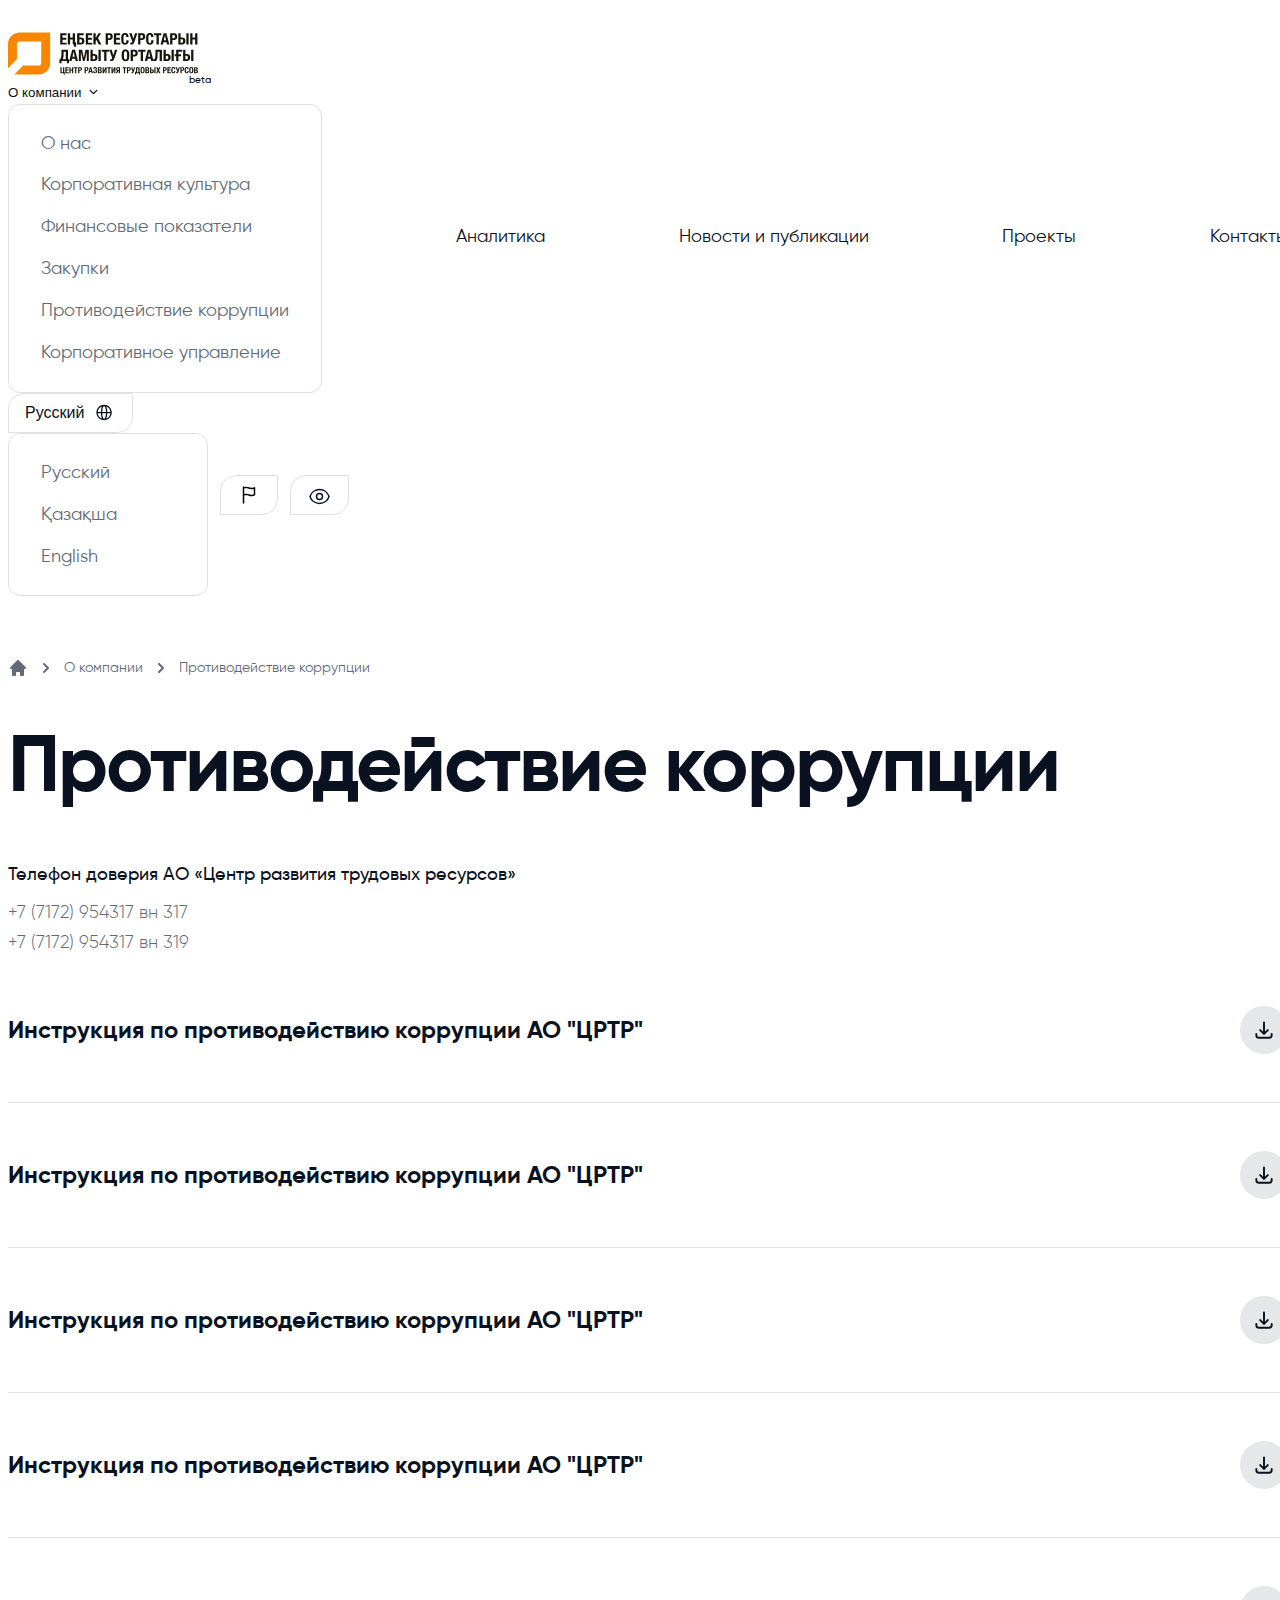
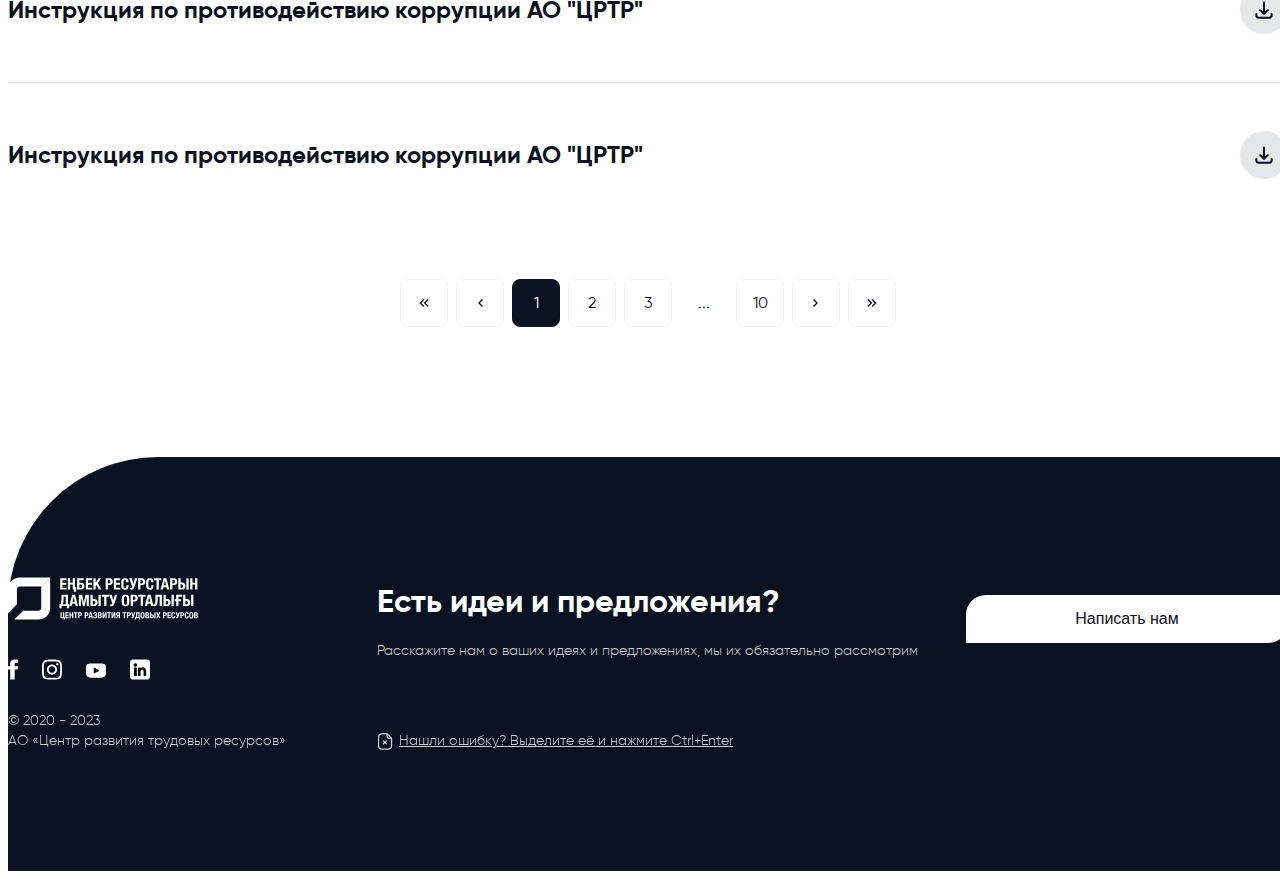
<file: corruption/index.html>
<!DOCTYPE html> <html lang="ru" dir="ltr" data-bvi-fontsize="10"> <head> <title>Противодействие коррупции</title> <meta charset="utf-8"/> <meta name="viewport" content="width=device-width,initial-scale=1"/> <link href="/favicon.png" rel="icon" type="image/png"> <link href="https://cdn.jsdelivr.net/npm/bootstrap@5.0.2/dist/css/bootstrap.min.css" rel="stylesheet" integrity="sha384-EVSTQN3/azprG1Anm3QDgpJLIm9Nao0Yz1ztcQTwFspd3yD65VohhpuuCOmLASjC" crossorigin="anonymous"> <link href="../assets/css/bvi.min.css" rel="stylesheet"> <link href="../assets/css/main.css" rel="stylesheet"> <script src="https://cdn.jsdelivr.net/npm/bootstrap@5.0.2/dist/js/bootstrap.bundle.min.js" integrity="sha384-MrcW6ZMFYlzcLA8Nl+NtUVF0sA7MsXsP1UyJoMp4YLEuNSfAP+JcXn/tWtIaxVXM" crossorigin="anonymous"></script> <script src="../assets/js/common.js"></script> <link href="../assets/css/corruption.css" rel="stylesheet"> </head> <body> <header id="header" class="header white-type static"> <div class="container header__container"> <div class="row header__row align-items-center justify-content-between"> <a href="" data-type="beta" class="header__logo"> <svg width="190" height="43" viewBox="0 0 190 43" fill="none">
<path d="M42.1572 0.499832H11.6345C5.21926 0.499832 0 5.69961 0 12.0914V36.2158L8.92022 27.3289V12.0914C8.92022 10.6002 10.1379 9.38677 11.6345 9.38677H33.237L42.1572 0.499832Z" fill="#F98500"/>
<path d="M33.238 9.387V30.9087C33.238 32.3997 32.0201 33.6131 30.5232 33.6131H15.2285L6.30859 42.5H30.5232C36.939 42.5 42.1582 37.3002 42.1582 30.9087V0.500061L33.238 9.387Z" fill="#F98500"/>
<path d="M183.134 17.785H185.407V29.0139H183.134V17.785ZM178.019 27.2997C178.703 27.2997 179.184 27.1715 179.464 26.9144C179.742 26.6576 179.882 26.1831 179.882 25.4912C179.882 25.1452 179.842 24.8596 179.763 24.634C179.684 24.4087 179.571 24.2306 179.424 24.0993C179.277 23.9684 179.09 23.8766 178.864 23.8241C178.637 23.7717 178.377 23.7454 178.082 23.7454H177.388V27.2997H178.019ZM175.115 17.785H177.388V22.0313H178.587C179.166 22.0313 179.679 22.0917 180.126 22.2121C180.574 22.3328 180.95 22.5294 181.255 22.8018C181.56 23.0747 181.794 23.4309 181.958 23.8713C182.121 24.3117 182.202 24.8463 182.202 25.4754C182.202 26.1151 182.121 26.6604 181.958 27.111C181.794 27.5619 181.558 27.9288 181.247 28.2119C180.937 28.4949 180.558 28.6994 180.111 28.8252C179.663 28.9511 179.156 29.0139 178.587 29.0139H175.115V17.785ZM168.169 24.1386H166.669V22.2829H168.169V17.785H174.183V19.6408H170.442V22.2829H173.062V24.1386H170.442V29.0139H168.169V24.1386ZM163.528 17.785H165.801V29.0139H163.528V17.785ZM158.413 27.2997C159.097 27.2997 159.579 27.1715 159.858 26.9144C160.136 26.6576 160.276 26.1831 160.276 25.4912C160.276 25.1452 160.236 24.8596 160.158 24.634C160.079 24.4087 159.965 24.2306 159.818 24.0993C159.671 23.9684 159.484 23.8766 159.258 23.8241C159.031 23.7717 158.771 23.7454 158.476 23.7454H157.782V27.2997H158.413ZM155.509 17.785H157.782V22.0313H158.982C159.56 22.0313 160.073 22.0917 160.521 22.2121C160.968 22.3328 161.344 22.5294 161.649 22.8018C161.954 23.0747 162.189 23.4309 162.352 23.8713C162.515 24.3117 162.596 24.8463 162.596 25.4754C162.596 26.1151 162.515 26.6604 162.352 27.111C162.189 27.5619 161.952 27.9288 161.641 28.2119C161.331 28.4949 160.952 28.6994 160.505 28.8252C160.057 28.9511 159.55 29.0139 158.982 29.0139H155.509V17.785ZM146.542 29.1083C146.395 29.1083 146.219 29.0977 146.014 29.0769C145.808 29.0557 145.658 29.0348 145.564 29.0139V27.0795C145.616 27.0901 145.677 27.098 145.745 27.1031C145.814 27.1086 145.858 27.111 145.879 27.111C146.058 27.111 146.224 27.098 146.377 27.0717C146.529 27.0456 146.666 26.9458 146.787 26.7729C146.908 26.5999 147.013 26.3247 147.103 25.9472C147.192 25.5698 147.266 25.0351 147.324 24.3431C147.382 23.6511 147.426 22.7731 147.458 21.7089C147.49 20.6448 147.505 19.3368 147.505 17.785H153.93V29.0139H151.657V19.6408H149.652C149.652 20.9618 149.634 22.1153 149.597 23.1007C149.56 24.0863 149.499 24.9303 149.415 25.6327C149.331 26.3352 149.213 26.9119 149.06 27.3626C148.908 27.8135 148.715 28.1674 148.484 28.4242C148.252 28.6813 147.976 28.8593 147.655 28.9589C147.334 29.0584 146.963 29.1083 146.542 29.1083ZM142.28 24.7835L141.191 19.7351H141.16L140.07 24.7835H142.28ZM139.77 17.785H142.58L145.564 29.0139H143.196L142.675 26.6392H139.676L139.155 29.0139H136.787L139.77 17.785ZM132.73 19.6408H130.267V17.785H137.466V19.6408H135.003V29.0139H132.73V19.6408ZM125.958 22.8648C126.41 22.8648 126.776 22.7287 127.055 22.4559C127.334 22.1834 127.473 21.7588 127.473 21.1819C127.473 20.6158 127.352 20.1861 127.11 19.8924C126.868 19.599 126.463 19.4521 125.895 19.4521H124.948V22.8648H125.958ZM122.674 17.785H126.653C127.231 17.785 127.718 17.8821 128.113 18.076C128.507 18.2701 128.825 18.5242 129.068 18.8387C129.31 19.1532 129.483 19.5125 129.589 19.916C129.694 20.3198 129.746 20.7314 129.746 21.1505C129.746 21.7379 129.66 22.2436 129.486 22.6682C129.312 23.0928 129.07 23.4415 128.76 23.714C128.449 23.9868 128.073 24.1912 127.631 24.3273C127.189 24.4638 126.7 24.5318 126.163 24.5318H124.948V29.0139H122.674V17.785ZM117.497 27.5671C117.834 27.5671 118.105 27.4911 118.31 27.339C118.515 27.1872 118.673 26.9458 118.783 26.6156C118.894 26.2853 118.967 25.8556 119.004 25.3261C119.041 24.7967 119.06 24.1544 119.06 23.3995C119.06 22.6446 119.041 22.0052 119.004 21.4808C118.967 20.9567 118.894 20.5269 118.783 20.1912C118.673 19.8558 118.515 19.6121 118.31 19.4599C118.105 19.308 117.834 19.2319 117.497 19.2319C117.16 19.2319 116.889 19.308 116.684 19.4599C116.479 19.6121 116.321 19.8558 116.21 20.1912C116.1 20.5269 116.026 20.9567 115.989 21.4808C115.952 22.0052 115.934 22.6446 115.934 23.3995C115.934 24.1544 115.952 24.7967 115.989 25.3261C116.026 25.8556 116.1 26.2853 116.21 26.6156C116.321 26.9458 116.479 27.1872 116.684 27.339C116.889 27.4911 117.16 27.5671 117.497 27.5671ZM117.497 29.187C116.644 29.187 115.966 29.0478 115.46 28.7702C114.955 28.4925 114.569 28.0993 114.3 27.5907C114.032 27.0823 113.858 26.474 113.779 25.7663C113.7 25.0586 113.661 24.2698 113.661 23.3995C113.661 22.5503 113.7 21.7666 113.779 21.0483C113.858 20.3303 114.032 19.7143 114.3 19.2004C114.569 18.6869 114.955 18.2858 115.46 17.9973C115.966 17.7091 116.644 17.5649 117.497 17.5649C118.349 17.5649 119.028 17.7091 119.533 17.9973C120.038 18.2858 120.425 18.6869 120.693 19.2004C120.962 19.7143 121.135 20.3303 121.214 21.0483C121.293 21.7666 121.333 22.5503 121.333 23.3995C121.333 24.2698 121.293 25.0586 121.214 25.7663C121.135 26.474 120.962 27.0823 120.693 27.5907C120.425 28.0993 120.038 28.4925 119.533 28.7702C119.028 29.0478 118.349 29.187 117.497 29.187ZM103.211 29.0769H102.974C102.911 29.0769 102.845 29.0741 102.776 29.069C102.708 29.0636 102.629 29.0584 102.54 29.0533C102.45 29.0478 102.332 29.0348 102.185 29.0139V27.2997C102.406 27.3312 102.627 27.3469 102.848 27.3469C103.216 27.3469 103.484 27.2525 103.653 27.0638C103.821 26.875 103.979 26.6077 104.126 26.2617L104.237 26.0102L101.143 17.785H103.668L105.326 23.3052L106.92 17.785H109.288L106.589 25.8686C106.399 26.4559 106.212 26.9513 106.028 27.3548C105.844 27.7585 105.631 28.0888 105.389 28.3456C105.147 28.6026 104.852 28.7886 104.505 28.9039C104.158 29.0191 103.726 29.0769 103.211 29.0769ZM96.1861 19.6408H93.7235V17.785H100.922V19.6408H98.4592V29.0139H96.1861V19.6408ZM90.4717 17.785H92.7448V29.0139H90.4717V17.785ZM85.3571 27.2997C86.041 27.2997 86.5226 27.1715 86.8015 26.9144C87.0802 26.6576 87.2198 26.1831 87.2198 25.4912C87.2198 25.1452 87.1804 24.8596 87.1015 24.634C87.0225 24.4087 86.9092 24.2306 86.7621 24.0993C86.6145 23.9684 86.4278 23.8766 86.2017 23.8241C85.9752 23.7717 85.7148 23.7454 85.4203 23.7454H84.7257V27.2997H85.3571ZM82.4525 17.785H84.7257V22.0313H85.9254C86.504 22.0313 87.017 22.0917 87.4645 22.2121C87.9116 22.3328 88.2878 22.5294 88.5931 22.8018C88.8983 23.0747 89.1324 23.4309 89.2956 23.8713C89.4586 24.3117 89.5403 24.8463 89.5403 25.4754C89.5403 26.1151 89.4586 26.6604 89.2956 27.111C89.1324 27.5619 88.8956 27.9288 88.5853 28.2119C88.2747 28.4949 87.8959 28.6994 87.4487 28.8252C87.0013 28.9511 86.4937 29.0139 85.9254 29.0139H82.4525V17.785ZM70.8185 17.785H74.1966L75.8067 25.7113H75.8382L77.4642 17.785H80.8266V29.0139H78.7429V20.0496H78.7112L76.7065 29.0139H74.9385L72.9337 20.0496H72.9022V29.0139H70.8185V17.785ZM66.6984 24.7835L65.6092 19.7351H65.5776L64.4884 24.7835H66.6984ZM64.1885 17.785H66.9984L69.9818 29.0139H67.614L67.093 26.6392H64.0937L63.5729 29.0139H61.205L64.1885 17.785ZM57.7636 27.1581V19.6408H55.6325V21.465C55.6325 21.9054 55.6193 22.3772 55.5931 22.8805C55.5667 23.3837 55.522 23.887 55.459 24.3903C55.3957 24.8935 55.309 25.3838 55.1985 25.8607C55.088 26.3379 54.9483 26.7705 54.7801 27.1581H57.7636ZM51.4336 27.1581H52.3334C52.6175 26.6235 52.8358 26.102 52.9885 25.5934C53.1409 25.0849 53.2514 24.5633 53.32 24.0285C53.3883 23.4939 53.4305 22.941 53.4462 22.3694C53.462 21.798 53.4699 21.1819 53.4699 20.5214V17.785H59.9894V27.1581H61.047V31.2314H58.9475V29.0139H53.5331V31.2314H51.4336V27.1581Z" fill="#18140F"/>
<path d="M187.747 40.3028C188.04 40.3028 188.277 40.2382 188.458 40.1089C188.639 39.9795 188.729 39.7406 188.729 39.3919C188.729 39.2176 188.705 39.0729 188.657 38.9575C188.609 38.8423 188.544 38.7496 188.462 38.6792C188.38 38.6089 188.283 38.5598 188.17 38.5315C188.057 38.5035 187.933 38.4893 187.798 38.4893H187.273V40.3028H187.747ZM187.62 37.646C187.959 37.646 188.205 37.5856 188.361 37.4646C188.516 37.3437 188.593 37.1398 188.593 36.8531C188.593 36.5663 188.523 36.3639 188.382 36.2458C188.241 36.1278 188.018 36.0686 187.713 36.0686H187.273V37.646H187.62ZM186.054 35.1746H188.094C188.342 35.1746 188.572 35.1999 188.784 35.2505C188.996 35.3011 189.178 35.3855 189.33 35.5036C189.482 35.6216 189.601 35.7791 189.686 35.9759C189.77 36.1727 189.813 36.4145 189.813 36.7012C189.813 37.0274 189.736 37.3073 189.584 37.5405C189.432 37.7739 189.203 37.9327 188.898 38.0171V38.0339C189.237 38.079 189.505 38.2224 189.702 38.4641C189.9 38.706 189.999 39.0293 189.999 39.4341C189.999 39.6703 189.968 39.8952 189.906 40.1089C189.844 40.3226 189.738 40.5095 189.588 40.6697C189.439 40.83 189.244 40.958 189.004 41.0535C188.764 41.1492 188.466 41.1969 188.111 41.1969H186.054V35.1746ZM183.277 40.421C183.457 40.421 183.603 40.3802 183.713 40.2986C183.823 40.2172 183.907 40.0877 183.967 39.9106C184.026 39.7335 184.065 39.5029 184.085 39.219C184.105 38.9351 184.115 38.5906 184.115 38.1858C184.115 37.7809 184.105 37.438 184.085 37.1568C184.065 36.8757 184.026 36.6451 183.967 36.4651C183.907 36.2853 183.823 36.1545 183.713 36.0728C183.603 35.9914 183.457 35.9506 183.277 35.9506C183.096 35.9506 182.951 35.9914 182.841 36.0728C182.731 36.1545 182.646 36.2853 182.587 36.4651C182.527 36.6451 182.488 36.8757 182.468 37.1568C182.448 37.438 182.439 37.7809 182.439 38.1858C182.439 38.5906 182.448 38.9351 182.468 39.219C182.488 39.5029 182.527 39.7335 182.587 39.9106C182.646 40.0877 182.731 40.2172 182.841 40.2986C182.951 40.3802 183.096 40.421 183.277 40.421ZM183.277 41.2897C182.819 41.2897 182.455 41.2151 182.185 41.0662C181.914 40.9172 181.706 40.7064 181.562 40.4336C181.418 40.1609 181.325 39.8348 181.283 39.4552C181.241 39.0757 181.219 38.6526 181.219 38.1858C181.219 37.7302 181.241 37.31 181.283 36.9247C181.325 36.5397 181.418 36.2093 181.562 35.9337C181.706 35.6583 181.914 35.4432 182.185 35.2885C182.455 35.1339 182.819 35.0566 183.277 35.0566C183.734 35.0566 184.098 35.1339 184.369 35.2885C184.64 35.4432 184.847 35.6583 184.991 35.9337C185.135 36.2093 185.228 36.5397 185.27 36.9247C185.313 37.31 185.334 37.7302 185.334 38.1858C185.334 38.6526 185.313 39.0757 185.27 39.4552C185.228 39.8348 185.135 40.1609 184.991 40.4336C184.847 40.7064 184.64 40.9172 184.369 41.0662C184.098 41.2151 183.734 41.2897 183.277 41.2897ZM178.73 41.2897C178.273 41.2897 177.909 41.2151 177.638 41.0662C177.367 40.9172 177.16 40.7064 177.016 40.4336C176.872 40.1609 176.779 39.8348 176.737 39.4552C176.694 39.0757 176.673 38.6526 176.673 38.1858C176.673 37.7302 176.694 37.31 176.737 36.9247C176.779 36.5397 176.872 36.2093 177.016 35.9337C177.16 35.6583 177.367 35.4432 177.638 35.2885C177.909 35.1339 178.273 35.0566 178.73 35.0566C179.165 35.0566 179.508 35.1269 179.759 35.2673C180.01 35.408 180.198 35.5865 180.322 35.8029C180.446 36.0196 180.524 36.2529 180.555 36.503C180.586 36.7533 180.601 36.9881 180.601 37.2074H179.382C179.382 36.7687 179.33 36.4497 179.226 36.25C179.121 36.0505 178.931 35.9506 178.654 35.9506C178.502 35.9506 178.376 35.9914 178.277 36.0728C178.179 36.1545 178.101 36.2867 178.045 36.4693C177.988 36.6521 177.949 36.8911 177.926 37.1862C177.903 37.4815 177.892 37.8429 177.892 38.2702C177.892 38.7256 177.908 39.0939 177.939 39.375C177.97 39.6562 178.018 39.8741 178.083 40.0287C178.147 40.1834 178.229 40.2874 178.328 40.3408C178.427 40.3943 178.541 40.421 178.671 40.421C178.778 40.421 178.878 40.4027 178.972 40.366C179.065 40.3296 179.145 40.2565 179.213 40.1467C179.281 40.0371 179.334 39.8826 179.374 39.6829C179.413 39.4833 179.433 39.2204 179.433 38.8942H180.652C180.652 39.2261 180.627 39.5367 180.576 39.8262C180.525 40.116 180.431 40.369 180.292 40.5854C180.154 40.802 179.959 40.9734 179.708 41.0999C179.457 41.2265 179.131 41.2897 178.73 41.2897ZM174.167 37.8989C174.41 37.8989 174.606 37.8259 174.756 37.6796C174.905 37.5335 174.98 37.3057 174.98 36.9965C174.98 36.6928 174.915 36.4623 174.785 36.3049C174.655 36.1475 174.438 36.0686 174.133 36.0686H173.625V37.8989H174.167ZM172.406 35.1746H174.539C174.85 35.1746 175.111 35.2267 175.323 35.3307C175.534 35.4348 175.705 35.571 175.835 35.7397C175.965 35.9084 176.058 36.1011 176.114 36.3175C176.171 36.534 176.199 36.7547 176.199 36.9796C176.199 37.2945 176.152 37.5658 176.059 37.7936C175.966 38.0213 175.836 38.2083 175.67 38.3544C175.503 38.5007 175.302 38.6104 175.064 38.6834C174.827 38.7566 174.565 38.793 174.277 38.793H173.625V41.1969H172.406V35.1746ZM168.706 41.2307H168.579C168.545 41.2307 168.51 41.2292 168.473 41.2265C168.437 41.2235 168.394 41.2207 168.346 41.2179C168.299 41.2151 168.235 41.2081 168.156 41.1969V40.2775C168.275 40.2944 168.393 40.3028 168.512 40.3028C168.709 40.3028 168.853 40.2522 168.943 40.1511C169.034 40.0498 169.118 39.9064 169.197 39.7209L169.257 39.5859L167.597 35.1746H168.952L169.841 38.1352L170.696 35.1746H171.966L170.518 39.51C170.417 39.825 170.316 40.0907 170.218 40.307C170.119 40.5235 170.004 40.7007 169.875 40.8384C169.745 40.9763 169.587 41.0761 169.401 41.1379C169.214 41.1997 168.983 41.2307 168.706 41.2307ZM165.388 41.2897C164.93 41.2897 164.566 41.2151 164.295 41.0662C164.025 40.9172 163.817 40.7064 163.673 40.4336C163.529 40.1609 163.436 39.8348 163.394 39.4552C163.351 39.0757 163.33 38.6526 163.33 38.1858C163.33 37.7302 163.351 37.31 163.394 36.9247C163.436 36.5397 163.529 36.2093 163.673 35.9337C163.817 35.6583 164.025 35.4432 164.295 35.2885C164.566 35.1339 164.93 35.0566 165.388 35.0566C165.822 35.0566 166.165 35.1269 166.416 35.2673C166.667 35.408 166.855 35.5865 166.979 35.8029C167.103 36.0196 167.181 36.2529 167.212 36.503C167.243 36.7533 167.259 36.9881 167.259 37.2074H166.039C166.039 36.7687 165.987 36.4497 165.883 36.25C165.778 36.0505 165.588 35.9506 165.311 35.9506C165.159 35.9506 165.033 35.9914 164.935 36.0728C164.836 36.1545 164.758 36.2867 164.702 36.4693C164.645 36.6521 164.606 36.8911 164.583 37.1862C164.561 37.4815 164.549 37.8429 164.549 38.2702C164.549 38.7256 164.565 39.0939 164.596 39.375C164.627 39.6562 164.675 39.8741 164.74 40.0287C164.805 40.1834 164.887 40.2874 164.986 40.3408C165.084 40.3943 165.198 40.421 165.328 40.421C165.435 40.421 165.536 40.4027 165.629 40.366C165.722 40.3296 165.802 40.2565 165.87 40.1467C165.938 40.0371 165.992 39.8826 166.031 39.6829C166.07 39.4833 166.09 39.2204 166.09 38.8942H167.309C167.309 39.2261 167.284 39.5367 167.233 39.8262C167.182 40.116 167.088 40.369 166.95 40.5854C166.811 40.802 166.616 40.9734 166.365 41.0999C166.114 41.2265 165.788 41.2897 165.388 41.2897ZM159.385 35.1746H162.763V36.1699H160.604V37.5869H162.636V38.5821H160.604V40.2017H162.848V41.1969H159.385V35.1746ZM156.752 37.8989C156.995 37.8989 157.191 37.8259 157.34 37.6796C157.49 37.5335 157.565 37.3057 157.565 36.9965C157.565 36.6928 157.5 36.4623 157.37 36.3049C157.24 36.1475 157.023 36.0686 156.718 36.0686H156.21V37.8989H156.752ZM154.991 35.1746H157.125C157.435 35.1746 157.696 35.2267 157.908 35.3307C158.119 35.4348 158.29 35.571 158.42 35.7397C158.55 35.9084 158.643 36.1011 158.699 36.3175C158.756 36.534 158.784 36.7547 158.784 36.9796C158.784 37.2945 158.737 37.5658 158.644 37.7936C158.551 38.0213 158.421 38.2083 158.255 38.3544C158.088 38.5007 157.887 38.6104 157.649 38.6834C157.412 38.7566 157.15 38.793 156.862 38.793H156.21V41.1969H154.991V35.1746ZM149.547 38.152L148.159 35.1746H149.505L150.284 37.123L151.054 35.1746H152.383L150.978 38.152L152.485 41.1969H151.114L150.242 39.1557L149.378 41.1969H148.04L149.547 38.152ZM146.347 35.1746H147.566V41.1969H146.347V35.1746ZM143.604 40.2775C143.971 40.2775 144.229 40.2088 144.379 40.0709C144.528 39.9332 144.603 39.6787 144.603 39.3076C144.603 39.122 144.582 38.9689 144.539 38.8478C144.497 38.727 144.437 38.6314 144.357 38.5611C144.278 38.4909 144.178 38.4417 144.057 38.4135C143.935 38.3855 143.796 38.3713 143.638 38.3713H143.265V40.2775H143.604ZM142.046 35.1746H143.265V37.4519H143.909C144.219 37.4519 144.494 37.4844 144.734 37.5489C144.974 37.6136 145.176 37.7191 145.34 37.8652C145.503 38.0116 145.629 38.2026 145.716 38.4388C145.804 38.675 145.847 38.9617 145.847 39.2992C145.847 39.6422 145.804 39.9346 145.716 40.1763C145.629 40.4182 145.502 40.6149 145.335 40.7667C145.169 40.9186 144.966 41.0282 144.726 41.0957C144.486 41.1631 144.214 41.1969 143.909 41.1969H142.046V35.1746ZM139.032 40.3028C139.326 40.3028 139.563 40.2382 139.743 40.1089C139.924 39.9795 140.014 39.7406 140.014 39.3919C140.014 39.2176 139.99 39.0729 139.942 38.9575C139.894 38.8423 139.829 38.7496 139.748 38.6792C139.666 38.6089 139.568 38.5598 139.456 38.5315C139.343 38.5035 139.219 38.4893 139.083 38.4893H138.558V40.3028H139.032ZM138.905 37.646C139.244 37.646 139.491 37.5856 139.646 37.4646C139.801 37.3437 139.879 37.1398 139.879 36.8531C139.879 36.5663 139.808 36.3639 139.667 36.2458C139.526 36.1278 139.303 36.0686 138.998 36.0686H138.558V37.646H138.905ZM137.339 35.1746H139.379C139.628 35.1746 139.858 35.1999 140.069 35.2505C140.281 35.3011 140.463 35.3855 140.615 35.5036C140.768 35.6216 140.886 35.7791 140.971 35.9759C141.056 36.1727 141.098 36.4145 141.098 36.7012C141.098 37.0274 141.022 37.3073 140.869 37.5405C140.717 37.7739 140.488 37.9327 140.184 38.0171V38.0339C140.522 38.079 140.79 38.2224 140.988 38.4641C141.185 38.706 141.284 39.0293 141.284 39.4341C141.284 39.6703 141.253 39.8952 141.191 40.1089C141.129 40.3226 141.023 40.5095 140.874 40.6697C140.724 40.83 140.529 40.958 140.29 41.0535C140.05 41.1492 139.752 41.1969 139.396 41.1969H137.339V35.1746ZM134.562 40.421C134.743 40.421 134.888 40.3802 134.998 40.2986C135.108 40.2172 135.193 40.0877 135.252 39.9106C135.311 39.7335 135.351 39.5029 135.371 39.219C135.39 38.9351 135.4 38.5906 135.4 38.1858C135.4 37.7809 135.39 37.438 135.371 37.1568C135.351 36.8757 135.311 36.6451 135.252 36.4651C135.193 36.2853 135.108 36.1545 134.998 36.0728C134.888 35.9914 134.743 35.9506 134.562 35.9506C134.381 35.9506 134.236 35.9914 134.126 36.0728C134.016 36.1545 133.931 36.2853 133.872 36.4651C133.813 36.6451 133.773 36.8757 133.754 37.1568C133.734 37.438 133.724 37.7809 133.724 38.1858C133.724 38.5906 133.734 38.9351 133.754 39.219C133.773 39.5029 133.813 39.7335 133.872 39.9106C133.931 40.0877 134.016 40.2172 134.126 40.2986C134.236 40.3802 134.381 40.421 134.562 40.421ZM134.562 41.2897C134.105 41.2897 133.741 41.2151 133.47 41.0662C133.199 40.9172 132.992 40.7064 132.848 40.4336C132.704 40.1609 132.611 39.8348 132.568 39.4552C132.526 39.0757 132.505 38.6526 132.505 38.1858C132.505 37.7302 132.526 37.31 132.568 36.9247C132.611 36.5397 132.704 36.2093 132.848 35.9337C132.992 35.6583 133.199 35.4432 133.47 35.2885C133.741 35.1339 134.105 35.0566 134.562 35.0566C135.019 35.0566 135.383 35.1339 135.654 35.2885C135.925 35.4432 136.133 35.6583 136.276 35.9337C136.421 36.2093 136.514 36.5397 136.556 36.9247C136.598 37.31 136.619 37.7302 136.619 38.1858C136.619 38.6526 136.598 39.0757 136.556 39.4552C136.514 39.8348 136.421 40.1609 136.276 40.4336C136.133 40.7064 135.925 40.9172 135.654 41.0662C135.383 41.2151 135.019 41.2897 134.562 41.2897ZM130.363 40.2017V36.1699H129.22V37.1482C129.22 37.3845 129.213 37.6375 129.199 37.9074C129.185 38.1773 129.161 38.4472 129.127 38.7171C129.093 38.9871 129.046 39.25 128.987 39.5057C128.928 39.7617 128.853 39.9937 128.763 40.2017H130.363ZM126.968 40.2017H127.451C127.603 39.9148 127.72 39.6352 127.802 39.3624C127.884 39.0897 127.943 38.81 127.98 38.5231C128.016 38.2364 128.039 37.9398 128.047 37.6333C128.056 37.3269 128.06 36.9965 128.06 36.6422V35.1746H131.557V40.2017H132.124V42.3862H130.998V41.1969H128.094V42.3862H126.968V40.2017ZM124.03 41.2307H123.903C123.869 41.2307 123.834 41.2292 123.797 41.2265C123.761 41.2235 123.718 41.2207 123.67 41.2179C123.622 41.2151 123.559 41.2081 123.48 41.1969V40.2775C123.598 40.2944 123.717 40.3028 123.835 40.3028C124.033 40.3028 124.177 40.2522 124.267 40.1511C124.357 40.0498 124.442 39.9064 124.521 39.7209L124.58 39.5859L122.921 35.1746H124.276L125.165 38.1352L126.02 35.1746H127.29L125.842 39.51C125.74 39.825 125.64 40.0907 125.541 40.307C125.443 40.5235 125.328 40.7007 125.198 40.8384C125.069 40.9763 124.911 41.0761 124.724 41.1379C124.538 41.1997 124.307 41.2307 124.03 41.2307ZM120.694 37.8989C120.937 37.8989 121.133 37.8259 121.283 37.6796C121.432 37.5335 121.507 37.3057 121.507 36.9965C121.507 36.6928 121.442 36.4623 121.312 36.3049C121.183 36.1475 120.965 36.0686 120.661 36.0686H120.153V37.8989H120.694ZM118.933 35.1746H121.067C121.377 35.1746 121.638 35.2267 121.85 35.3307C122.062 35.4348 122.232 35.571 122.362 35.7397C122.492 35.9084 122.585 36.1011 122.642 36.3175C122.698 36.534 122.726 36.7547 122.726 36.9796C122.726 37.2945 122.68 37.5658 122.587 37.7936C122.494 38.0213 122.364 38.2083 122.197 38.3544C122.031 38.5007 121.829 38.6104 121.592 38.6834C121.355 38.7566 121.092 38.793 120.804 38.793H120.153V41.1969H118.933V35.1746ZM115.869 36.1699H114.548V35.1746H118.409V36.1699H117.088V41.1969H115.869V36.1699ZM110.789 37.9833V36.0686H110.306C109.968 36.0686 109.721 36.1404 109.566 36.2837C109.41 36.4271 109.333 36.6732 109.333 37.0218C109.333 37.3874 109.409 37.639 109.561 37.7766C109.714 37.9145 109.951 37.9833 110.273 37.9833H110.789ZM109.138 38.734C108.811 38.6159 108.554 38.4164 108.368 38.1352C108.181 37.8541 108.088 37.4829 108.088 37.0218C108.088 36.6957 108.133 36.4159 108.224 36.1826C108.314 35.9492 108.442 35.7581 108.609 35.609C108.775 35.46 108.977 35.3504 109.214 35.2801C109.451 35.2097 109.714 35.1746 110.002 35.1746H111.991V41.1969H110.781V38.8774H110.34L109.189 41.1969H107.843L109.138 38.734ZM103.466 35.1746H104.634V39.0377L106.116 35.1746H107.428V41.1969H106.26V37.3423L104.778 41.1969H103.466V35.1746ZM100.401 36.1699H99.0804V35.1746H102.941V36.1699H101.62V41.1969H100.401V36.1699ZM94.6017 35.1746H95.7701V39.0377L97.2516 35.1746H98.5639V41.1969H97.3955V37.3423L95.914 41.1969H94.6017V35.1746ZM91.5878 40.3028C91.8811 40.3028 92.1182 40.2382 92.299 40.1089C92.4795 39.9795 92.5699 39.7406 92.5699 39.3919C92.5699 39.2176 92.5457 39.0729 92.4979 38.9575C92.4499 38.8423 92.3849 38.7496 92.3032 38.6792C92.2212 38.6089 92.1239 38.5598 92.011 38.5315C91.8981 38.5035 91.774 38.4893 91.6386 38.4893H91.1136V40.3028H91.5878ZM91.4608 37.646C91.7994 37.646 92.0462 37.5856 92.2015 37.4646C92.3567 37.3437 92.4344 37.1398 92.4344 36.8531C92.4344 36.5663 92.3637 36.3639 92.2227 36.2458C92.0815 36.1278 91.8587 36.0686 91.5539 36.0686H91.1136V37.646H91.4608ZM89.8945 35.1746H91.9348C92.1832 35.1746 92.4132 35.1999 92.6249 35.2505C92.8366 35.3011 93.0186 35.3855 93.1709 35.5036C93.3233 35.6216 93.4418 35.7791 93.5265 35.9759C93.6112 36.1727 93.6535 36.4145 93.6535 36.7012C93.6535 37.0274 93.5773 37.3073 93.425 37.5405C93.2725 37.7739 93.0439 37.9327 92.7391 38.0171V38.0339C93.0778 38.079 93.3458 38.2224 93.5434 38.4641C93.7409 38.706 93.8398 39.0293 93.8398 39.4341C93.8398 39.6703 93.8087 39.8952 93.7467 40.1089C93.6845 40.3226 93.5786 40.5095 93.4292 40.6697C93.2795 40.83 93.0849 40.958 92.845 41.0535C92.6051 41.1492 92.3074 41.1969 91.9518 41.1969H89.8945V35.1746ZM87.0668 41.2897C86.7112 41.2897 86.4108 41.253 86.1652 41.1801C85.9197 41.1071 85.7207 40.9931 85.5683 40.8384C85.4159 40.6839 85.3059 40.4884 85.2382 40.2522C85.1704 40.0161 85.1365 39.7377 85.1365 39.4172V39.3412H86.3556V39.4004C86.3556 39.5353 86.3642 39.6632 86.3811 39.7841C86.398 39.9051 86.4347 40.0133 86.4911 40.1089C86.5475 40.2046 86.6237 40.2804 86.7198 40.3366C86.8156 40.3928 86.9454 40.421 87.1091 40.421C87.3632 40.421 87.5536 40.3464 87.6806 40.1974C87.8077 40.0485 87.8711 39.8108 87.8711 39.4847C87.8711 39.1418 87.8034 38.8985 87.668 38.755C87.5325 38.6117 87.3124 38.5401 87.0076 38.5401H86.8298C86.7451 38.5401 86.6745 38.5429 86.6181 38.5485V37.6038C86.6462 37.6094 86.6844 37.6122 86.7325 37.6122H86.8467C87.1796 37.6122 87.4168 37.5395 87.5579 37.3941C87.6989 37.2486 87.7695 37.008 87.7695 36.6722C87.7695 36.4151 87.713 36.2303 87.6002 36.1185C87.4873 36.0066 87.3321 35.9506 87.1346 35.9506C86.9484 35.9506 86.7903 35.991 86.6604 36.0717C86.5306 36.1525 86.4516 36.2847 86.4234 36.4683C86.412 36.5298 86.405 36.5826 86.4022 36.6272C86.3994 36.6718 86.398 36.733 86.398 36.8109H85.2043V36.7603C85.2043 36.1924 85.3707 35.7665 85.7038 35.4824C86.0367 35.1986 86.5194 35.0566 87.1515 35.0566C87.7385 35.0566 88.1886 35.1929 88.5018 35.4656C88.8151 35.7384 88.9718 36.1306 88.9718 36.6422C88.9718 36.7885 88.9534 36.9347 88.9168 37.0808C88.8799 37.2271 88.8235 37.3621 88.7474 37.4857C88.6712 37.6094 88.5765 37.7176 88.4637 37.8104C88.3508 37.9032 88.2211 37.9694 88.0743 38.0087C88.4073 38.0818 88.667 38.2322 88.8532 38.4599C89.0394 38.6876 89.1326 39.0039 89.1326 39.4088C89.1326 40.0498 88.9534 40.5235 88.595 40.83C88.2365 41.1365 87.7272 41.2897 87.0668 41.2897ZM83.1893 38.928L82.6052 36.2205H82.5882L82.0041 38.928H83.1893ZM81.8432 35.1746H83.3501L84.9503 41.1969H83.6804L83.401 39.9232H81.7924L81.5131 41.1969H80.2431L81.8432 35.1746ZM78.372 37.8989C78.6146 37.8989 78.8109 37.8259 78.9604 37.6796C79.1099 37.5335 79.1847 37.3057 79.1847 36.9965C79.1847 36.6928 79.1199 36.4623 78.9901 36.3049C78.8601 36.1475 78.6429 36.0686 78.3382 36.0686H77.8302V37.8989H78.372ZM76.6111 35.1746H78.7446C79.0549 35.1746 79.316 35.2267 79.5277 35.3307C79.7393 35.4348 79.91 35.571 80.0398 35.7397C80.1696 35.9084 80.2628 36.1011 80.3193 36.3175C80.3756 36.534 80.4039 36.7547 80.4039 36.9796C80.4039 37.2945 80.3573 37.5658 80.2642 37.7936C80.1711 38.0213 80.0412 38.2083 79.8748 38.3544C79.7083 38.5007 79.5064 38.6104 79.2694 38.6834C79.0324 38.7566 78.7699 38.793 78.4821 38.793H77.8302V41.1969H76.6111V35.1746ZM71.9462 37.8989C72.1888 37.8989 72.3849 37.8259 72.5346 37.6796C72.6841 37.5335 72.7589 37.3057 72.7589 36.9965C72.7589 36.6928 72.6939 36.4623 72.5642 36.3049C72.4343 36.1475 72.2171 36.0686 71.9123 36.0686H71.4044V37.8989H71.9462ZM70.1852 35.1746H72.3187C72.629 35.1746 72.8902 35.2267 73.1018 35.3307C73.3134 35.4348 73.4841 35.571 73.614 35.7397C73.7438 35.9084 73.8369 36.1011 73.8934 36.3175C73.9498 36.534 73.978 36.7547 73.978 36.9796C73.978 37.2945 73.9315 37.5658 73.8384 37.7936C73.7452 38.0213 73.6153 38.2083 73.4489 38.3544C73.2823 38.5007 73.0806 38.6104 72.8436 38.6834C72.6066 38.7566 72.3441 38.793 72.0562 38.793H71.4044V41.1969H70.1852V35.1746ZM67.1205 36.1699H65.7997V35.1746H69.6603V36.1699H68.3396V41.1969H67.1205V36.1699ZM61.4143 35.1746H62.6334V37.4773H64.0557V35.1746H65.2749V41.1969H64.0557V38.5231H62.6334V41.1969H61.4143V35.1746ZM57.342 35.1746H60.72V36.1699H58.5612V37.5869H60.593V38.5821H58.5612V40.2017H60.8047V41.1969H57.342V35.1746ZM55.7081 41.1969H52.4062V35.1746H53.6254V40.2017H55.0477V35.1746H56.2668V40.2017H56.8341V42.3862H55.7081V41.1969Z" fill="#18140F"/>
<path d="M67.0146 1.27139H64.7415V5.56484H62.0895V1.27139H59.8164V12.5003H62.0895V7.51492H64.7415V12.5003H65.8781V14.7461H68.1512V10.2545H67.0146V1.27139Z" fill="#18140F"/>
<path d="M102.048 5.94243C101.769 6.21526 101.404 6.35138 100.951 6.35138H99.9411V2.93868H100.888C101.457 2.93868 101.862 3.08555 102.104 3.37894C102.346 3.67256 102.467 4.10242 102.467 4.66851C102.467 5.24524 102.327 5.66996 102.048 5.94243ZM104.061 2.32526C103.819 2.01073 103.501 1.75672 103.106 1.56253C102.711 1.36869 102.225 1.27159 101.646 1.27159H97.668V12.5005H99.9411V8.01835H101.157C101.693 8.01835 102.183 7.95035 102.625 7.81388C103.067 7.67776 103.443 7.47328 103.753 7.20058C104.064 6.9281 104.306 6.57933 104.479 6.15473C104.653 5.73013 104.74 5.22444 104.74 4.63708C104.74 4.21786 104.687 3.80634 104.582 3.40254C104.477 2.99909 104.303 2.6398 104.061 2.32526Z" fill="#18140F"/>
<path d="M54.4958 7.62518H58.2843V5.76939H54.4958V3.12738H58.5211V1.27159H52.2227V12.5005H58.679V10.6447H54.4958V7.62518Z" fill="#18140F"/>
<path d="M108.133 7.62518H111.921V5.76939H108.133V3.12738H112.158V1.27159H105.859V12.5005H112.316V10.6447H108.133V7.62518Z" fill="#18140F"/>
<path d="M93.0426 1.27159H90.58L87.707 5.76939H87.6754V1.27159H85.4023V12.5005H87.6754V9.16643L88.5121 7.89251L90.8326 12.5005H93.3898L89.9802 6.08393L93.0426 1.27159Z" fill="#18140F"/>
<path d="M73.9594 9.85836C73.8856 10.0891 73.7724 10.2727 73.62 10.4088C73.4673 10.5452 73.2752 10.6396 73.0438 10.6919C72.8122 10.7445 72.5333 10.7705 72.2071 10.7705H71.4021V7.3263H72.2703C72.8702 7.3263 73.3201 7.43917 73.62 7.66443C73.92 7.89006 74.0699 8.3226 74.0699 8.96196C74.0699 9.32907 74.0329 9.62783 73.9594 9.85836ZM75.4432 6.3356C75.1379 6.07364 74.7617 5.88494 74.3146 5.76939C73.8672 5.65418 73.3595 5.59635 72.7913 5.59635H71.4021V3.12726H75.7116V1.27159H69.1289V12.5005H72.6176C73.2175 12.5005 73.7487 12.4375 74.212 12.3117C74.6749 12.186 75.0695 11.9815 75.3959 11.6984C75.722 11.4153 75.9693 11.0512 76.1378 10.6053C76.306 10.1598 76.3903 9.61732 76.3903 8.97761C76.3903 8.34854 76.3087 7.81656 76.1457 7.38145C75.9824 6.94645 75.7484 6.59779 75.4432 6.3356Z" fill="#18140F"/>
<path d="M80.0817 7.62518H83.8703V5.76939H80.0817V3.12738H84.107V1.27159H77.8086V12.5005H84.2649V10.6447H80.0817V7.62518Z" fill="#18140F"/>
<path d="M174.677 10.401C174.398 10.658 173.917 10.7863 173.233 10.7863H172.601V7.23201H173.296C173.59 7.23201 173.851 7.2583 174.077 7.31064C174.303 7.36322 174.49 7.45494 174.638 7.58592C174.785 7.71713 174.898 7.89531 174.977 8.12058C175.056 8.3462 175.095 8.63176 175.095 8.97773C175.095 9.66966 174.956 10.1442 174.677 10.401ZM176.469 6.2884C176.163 6.01592 175.787 5.81928 175.34 5.6987C174.893 5.57824 174.38 5.51783 173.801 5.51783H172.601V1.27159H170.328V12.5005H173.801C174.369 12.5005 174.877 12.4376 175.324 12.3118C175.771 12.186 176.15 11.9815 176.461 11.6984C176.771 11.4154 177.008 11.0485 177.171 10.5976C177.334 10.1468 177.416 9.60166 177.416 8.96196C177.416 8.33288 177.334 7.79822 177.171 7.35784C177.008 6.91747 176.774 6.56122 176.469 6.2884Z" fill="#18140F"/>
<path d="M178.348 12.5005H180.621V1.27159H178.348V12.5005Z" fill="#18140F"/>
<path d="M166.517 5.94243C166.238 6.21526 165.872 6.35138 165.42 6.35138H164.41V2.93868H165.357C165.925 2.93868 166.33 3.08555 166.572 3.37894C166.814 3.67256 166.936 4.10242 166.936 4.66851C166.936 5.24524 166.796 5.66996 166.517 5.94243ZM168.53 2.32526C168.288 2.01073 167.969 1.75672 167.575 1.56253C167.18 1.36869 166.693 1.27159 166.115 1.27159H162.137V12.5005H164.41V8.01835H165.625C166.162 8.01835 166.651 7.95035 167.093 7.81388C167.535 7.67776 167.912 7.47328 168.222 7.20058C168.532 6.9281 168.775 6.57933 168.948 6.15473C169.122 5.73013 169.209 5.22444 169.209 4.63708C169.209 4.21786 169.156 3.80634 169.051 3.40254C168.945 2.99909 168.772 2.6398 168.53 2.32526Z" fill="#18140F"/>
<path d="M155.854 8.27002L156.943 3.22179H156.975L158.064 8.27002H155.854ZM155.554 1.27159L152.57 12.5005H154.938L155.459 10.1258H158.458L158.979 12.5005H161.347L158.364 1.27159H155.554Z" fill="#18140F"/>
<path d="M187.124 1.27159V5.56503H184.472V1.27159H182.199V12.5005H184.472V7.51511H187.124V12.5005H189.397V1.27159H187.124Z" fill="#18140F"/>
<path d="M118.25 9.67791C118.177 10.0502 118.077 10.3384 117.951 10.5429C117.824 10.7474 117.674 10.8837 117.501 10.9518C117.327 11.0201 117.14 11.0539 116.94 11.0539C116.698 11.0539 116.485 11.0044 116.301 10.9046C116.117 10.8051 115.964 10.6112 115.843 10.3226C115.722 10.0345 115.632 9.62825 115.575 9.10387C115.517 8.57972 115.488 7.89292 115.488 7.04372C115.488 6.24698 115.509 5.57328 115.551 5.02284C115.593 4.4724 115.667 4.02689 115.772 3.68606C115.877 3.34547 116.022 3.09893 116.206 2.94681C116.39 2.79503 116.624 2.71885 116.909 2.71885C117.424 2.71885 117.779 2.90509 117.974 3.27712C118.169 3.64937 118.266 4.24433 118.266 5.0621H120.539C120.539 4.65315 120.51 4.21558 120.453 3.74892C120.395 3.28249 120.25 2.84737 120.018 2.44357C119.787 2.04012 119.437 1.70712 118.969 1.44493C118.5 1.18297 117.861 1.05176 117.051 1.05176C116.198 1.05176 115.52 1.19606 115.014 1.48431C114.509 1.77279 114.122 2.17379 113.854 2.6873C113.586 3.20117 113.412 3.81727 113.333 4.53526C113.254 5.25348 113.215 6.03714 113.215 6.88645C113.215 7.7568 113.254 8.5456 113.333 9.2533C113.412 9.96101 113.586 10.5692 113.854 11.0775C114.122 11.5863 114.509 11.9794 115.014 12.2571C115.52 12.5348 116.198 12.6738 117.051 12.6738C117.798 12.6738 118.406 12.5559 118.874 12.32C119.342 12.0841 119.705 11.7645 119.963 11.3607C120.221 10.9572 120.397 10.4854 120.492 9.94524C120.587 9.40543 120.634 8.82625 120.634 8.20746H118.361C118.361 8.81562 118.324 9.30588 118.25 9.67791Z" fill="#18140F"/>
<path d="M125.355 6.79176L123.698 1.2716H121.172L124.266 9.49675L124.155 9.74842C124.008 10.0944 123.85 10.3617 123.682 10.5504C123.513 10.7391 123.245 10.8335 122.877 10.8335C122.656 10.8335 122.435 10.8178 122.214 10.7863V12.5006C122.361 12.5214 122.479 12.5345 122.569 12.5399C122.658 12.545 122.737 12.5502 122.806 12.5556C122.874 12.5608 122.94 12.5635 123.003 12.5635H123.24C123.755 12.5635 124.187 12.5058 124.534 12.3904C124.882 12.2752 125.176 12.0892 125.418 11.8322C125.66 11.5754 125.873 11.2452 126.058 10.8414C126.242 10.4379 126.429 9.9425 126.618 9.35525L129.317 1.2716H126.949L125.355 6.79176Z" fill="#18140F"/>
<path d="M134.521 5.94243C134.242 6.21526 133.876 6.35138 133.424 6.35138H132.414V2.93868H133.361C133.929 2.93868 134.334 3.08555 134.576 3.37894C134.818 3.67256 134.939 4.10242 134.939 4.66851C134.939 5.24524 134.8 5.66996 134.521 5.94243ZM136.534 2.32526C136.292 2.01073 135.973 1.75672 135.579 1.56253C135.184 1.36869 134.697 1.27159 134.119 1.27159H130.141V12.5005H132.414V8.01835H133.629C134.166 8.01835 134.655 7.95035 135.097 7.81388C135.539 7.67776 135.915 7.47328 136.226 7.20058C136.536 6.9281 136.778 6.57933 136.952 6.15473C137.126 5.73013 137.213 5.22444 137.213 4.63708C137.213 4.21786 137.16 3.80634 137.055 3.40254C136.949 2.99909 136.776 2.6398 136.534 2.32526Z" fill="#18140F"/>
<path d="M143.129 9.67791C143.056 10.0502 142.956 10.3384 142.829 10.5429C142.703 10.7474 142.553 10.8837 142.379 10.9518C142.206 11.0201 142.019 11.0539 141.819 11.0539C141.577 11.0539 141.364 11.0044 141.18 10.9046C140.996 10.8051 140.843 10.6112 140.722 10.3226C140.601 10.0345 140.511 9.62825 140.454 9.10387C140.396 8.57972 140.367 7.89292 140.367 7.04372C140.367 6.24698 140.388 5.57328 140.43 5.02284C140.472 4.4724 140.546 4.02689 140.651 3.68606C140.756 3.34547 140.901 3.09893 141.085 2.94681C141.269 2.79503 141.503 2.71885 141.788 2.71885C142.303 2.71885 142.658 2.90509 142.853 3.27712C143.048 3.64937 143.145 4.24433 143.145 5.0621H145.418C145.418 4.65315 145.389 4.21558 145.331 3.74892C145.273 3.28249 145.129 2.84737 144.897 2.44357C144.666 2.04012 144.316 1.70712 143.848 1.44493C143.379 1.18297 142.74 1.05176 141.93 1.05176C141.077 1.05176 140.398 1.19606 139.893 1.48431C139.388 1.77279 139.001 2.17379 138.733 2.6873C138.465 3.20117 138.291 3.81727 138.212 4.53526C138.133 5.25348 138.094 6.03714 138.094 6.88645C138.094 7.7568 138.133 8.5456 138.212 9.2533C138.291 9.96101 138.465 10.5692 138.733 11.0775C139.001 11.5863 139.388 11.9794 139.893 12.2571C140.398 12.5348 141.077 12.6738 141.93 12.6738C142.677 12.6738 143.285 12.5559 143.753 12.32C144.221 12.0841 144.584 11.7645 144.842 11.3607C145.1 10.9572 145.276 10.4854 145.371 9.94524C145.466 9.40543 145.513 8.82625 145.513 8.20746H143.24C143.24 8.81562 143.203 9.30588 143.129 9.67791Z" fill="#18140F"/>
<path d="M153.249 1.27159H146.051V3.12738H148.513V12.5005H150.786V3.12738H153.249V1.27159Z" fill="#18140F"/>
</svg> </a> <nav class="nav"> <ul class="nav__list"> <li class="nav__item"> <div class="dropdown nav__dropdown"> <button class="e-btn nav__link nav__dropdown-btn" type="button" id="dropdownMenuButton1" data-bs-toggle="dropdown" aria-expanded="false"> <span>О компании</span> <svg viewBox="0 0 10 6" fill="none" xmlns="http://www.w3.org/2000/svg"> <path d="M5.04775 4.37608L8.34775 1.07608C8.40925 1.01241 8.48282 0.961622 8.56415 0.926683C8.64549 0.891744 8.73297 0.873353 8.82149 0.872584C8.91001 0.871815 8.99779 0.888682 9.07972 0.922203C9.16166 0.955724 9.23609 1.00523 9.29869 1.06782C9.36128 1.13042 9.41078 1.20485 9.4443 1.28678C9.47782 1.36871 9.49469 1.4565 9.49392 1.54502C9.49315 1.63354 9.47476 1.72102 9.43982 1.80235C9.40488 1.88369 9.3541 1.95725 9.29042 2.01875L5.51909 5.79008C5.39407 5.91506 5.22453 5.98528 5.04775 5.98528C4.87098 5.98528 4.70144 5.91506 4.57642 5.79008L0.805088 2.01875C0.741415 1.95725 0.690626 1.88369 0.655687 1.80235C0.620748 1.72102 0.602357 1.63354 0.601588 1.54502C0.600818 1.4565 0.617686 1.36871 0.651207 1.28678C0.684727 1.20485 0.73423 1.13042 0.796825 1.06782C0.85942 1.00523 0.933854 0.955724 1.01579 0.922203C1.09772 0.888682 1.1855 0.871815 1.27402 0.872584C1.36254 0.873353 1.45002 0.891744 1.53136 0.926683C1.61269 0.961622 1.68626 1.01241 1.74775 1.07608L5.04775 4.37608Z"/> </svg> </button> <div class="dropdown-menu dropdown-menu--full" aria-labelledby="dropdownMenuButton1"> <ul class="dropdown-menu__inner nav__sub-list"> <li class="nav__sub-item"><a class="nav__sub-link" href="/enbek-kz/about">О нас</a></li> <li class="nav__sub-item"><a class="nav__sub-link" href="/enbek-kz/culture">Корпоративная культура</a></li> <li class="nav__sub-item"><a class="nav__sub-link" href="/enbek-kz/finance">Финансовые показатели</a></li> <li class="nav__sub-item"><a class="nav__sub-link" href="/enbek-kz/procurement">Закупки</a></li> <li class="nav__sub-item"><a class="nav__sub-link" href="/enbek-kz/corruption">Противодействие коррупции</a> </li> <li class="nav__sub-item"><a class="nav__sub-link" href="/enbek-kz/corp-info">Корпоративное управление</a> </li> </ul> </div> </div> </li> <li class="nav__item"> <a class="nav__link" href="/enbek-kz/analitics">Аналитика</a> </li> <li class="nav__item"> <a class="nav__link" href="/enbek-kz/news">Новости и публикации</a> </li> <li class="nav__item"> <div class="dropdown nav__dropdown"> <a class="nav__link" href="/enbek-kz/projects">Проекты</a> </div> </li> <li class="nav__item"> <div class="dropdown nav__dropdown"> <a class="nav__link" href="/enbek-kz/contacts">Контакты</a> </div> </li> </ul> </nav> <div class="header__control"> <div class="dropdown language"> <button class="e-btn badge badge--empty language__btn" type="button" id="dropdownMenuButton1" data-bs-toggle="dropdown" aria-expanded="false"> <span>Русский</span> <svg width="24" height="25" viewBox="0 0 24 25" fill="none">
<path fill-rule="evenodd" clip-rule="evenodd" d="M5.45443 11.3333H8.76576C8.82309 9.5113 9.11643 7.8513 9.57643 6.58664C9.69443 6.26264 9.82576 5.95664 9.97176 5.67664C7.52976 6.4933 5.71776 8.6853 5.45443 11.3333ZM12.0898 4C7.67184 4 4.08984 7.582 4.08984 12C4.08984 16.418 7.67184 20 12.0898 20C16.5078 20 20.0898 16.418 20.0898 12C20.0898 7.582 16.5078 4 12.0898 4ZM12.0902 5.3339C11.9896 5.3339 11.8076 5.3879 11.5576 5.6779C11.3102 5.9659 11.0569 6.4219 10.8309 7.04257C10.4329 8.13857 10.1589 9.6379 10.1016 11.3339H14.0789C14.0216 9.6379 13.7476 8.13857 13.3496 7.04257C13.1236 6.4219 12.8702 5.9659 12.6229 5.6779C12.3729 5.3879 12.1909 5.3339 12.0902 5.3339ZM15.4117 11.3333C15.3537 9.5113 15.0611 7.8513 14.6011 6.58664C14.4831 6.26264 14.3517 5.95664 14.2057 5.67664C16.6477 6.4933 18.4597 8.6853 18.7231 11.3333H15.4117ZM14.0789 12.6664H10.1016C10.1589 14.3624 10.4329 15.8617 10.8309 16.9577C11.0569 17.5784 11.3102 18.0344 11.5576 18.3224C11.8076 18.6124 11.9896 18.6664 12.0902 18.6664C12.1909 18.6664 12.3729 18.6124 12.6229 18.3224C12.8702 18.0344 13.1236 17.5784 13.3496 16.9577C13.7476 15.8617 14.0216 14.3624 14.0789 12.6664ZM14.2057 18.323C14.3517 18.043 14.4831 17.737 14.6011 17.413C15.0611 16.1484 15.3537 14.4884 15.4117 12.6664H18.7231C18.4597 15.3144 16.6477 17.5064 14.2057 18.323ZM9.97176 18.323C9.82576 18.043 9.69443 17.737 9.57643 17.413C9.11643 16.1484 8.82309 14.4884 8.76576 12.6664H5.45443C5.71776 15.3144 7.52976 17.5064 9.97176 18.323Z" fill="#0A1121"/>
</svg> </button> <div class="dropdown-menu" aria-labelledby="dropdownMenuButton1"> <ul class="dropdown-menu__inner language__list"> <li class="language__item"><a href="/enbek-kz/">Русский</a></li> <li class="language__item"><a href="/enbek-kz/">Қазақша</a></li> <li class="language__item"><a href="/enbek-kz/">English</a></li> </ul> </div> </div> <a href="state-symbols" class="e-btn badge badge--empty state-symbols"> <svg width="24" height="25" viewBox="0 0 24 25" fill="none">
<path d="M12.0465 2.78723C10.2678 2.13191 8.34861 1.99149 6.49967 2.36596L6.0784 2.43617C6.0784 1.92128 5.65712 1.5 5.14222 1.5C4.62733 1.5 4.20605 1.92128 4.20605 2.43617V3.58298V12.3128V22.5638C4.20605 23.0787 4.62733 23.5 5.14222 23.5C5.65712 23.5 6.0784 23.0787 6.0784 22.5638V13.0851L6.87414 12.9213C8.39542 12.617 9.9635 12.734 11.4146 13.2723L11.4614 13.2957C12.6082 13.717 13.8018 13.9277 14.9954 13.9277C15.838 13.9277 16.6571 13.834 17.4763 13.6234L19.0912 13.2255C19.5124 13.1319 19.7933 12.7574 19.7933 12.3128V3.58298C19.7933 3.30213 19.6529 3.02128 19.4422 2.83404C19.2082 2.64681 18.9273 2.6 18.6465 2.67021L17.0316 3.06809C15.3933 3.46596 13.6848 3.37234 12.0933 2.81064L12.0465 2.78723ZM17.4763 4.89362L17.9209 4.7766V11.5872L17.0316 11.8213C15.3933 12.2191 13.6848 12.1255 12.0933 11.5638L12.0465 11.5404C10.8997 11.1191 9.70605 10.9085 8.51244 10.9085C7.83371 10.9085 7.1784 10.9787 6.49967 11.0957L6.0784 11.1894V4.35532L6.87414 4.19149C8.39542 3.88723 9.9635 4.00426 11.4146 4.54255L11.4614 4.56596C13.4039 5.26809 15.4869 5.38511 17.4763 4.89362Z" fill="black"/>
</svg> </a> <button class="bvi-open e-btn badge badge--empty theme"> <svg width="24" height="25" viewBox="0 0 24 25" fill="none">
<path d="M14.9998 12.5C14.9998 14.1569 13.6566 15.5 11.9998 15.5C10.3429 15.5 8.99976 14.1569 8.99976 12.5C8.99976 10.8431 10.3429 9.5 11.9998 9.5C13.6566 9.5 14.9998 10.8431 14.9998 12.5Z" stroke="#0A1121" stroke-width="1.5" stroke-linecap="round" stroke-linejoin="round"/>
<path d="M2.45801 12.5C3.73228 8.44288 7.52257 5.5 12.0002 5.5C16.4778 5.5 20.2681 8.44291 21.5424 12.5C20.2681 16.5571 16.4778 19.5 12.0002 19.5C7.52256 19.5 3.73226 16.5571 2.45801 12.5Z" stroke="#0A1121" stroke-width="1.5" stroke-linecap="round" stroke-linejoin="round"/>
</svg> </button> <div class="mobile-nav"> <button class="e-btn mobile-nav__btn bvi-no-styles"> <span class="bvi-no-styles"></span><span class="bvi-no-styles"></span><span class="bvi-no-styles"></span> </button> <div class="mobile-nav__body"> <div class="container"> <div class="mobile-nav__head"> <a href="" class="mobile-nav__logo"> <svg width="190" height="43" viewBox="0 0 190 43" fill="none">
<path d="M42.1572 0.499832H11.6345C5.21926 0.499832 0 5.69961 0 12.0914V36.2158L8.92022 27.3289V12.0914C8.92022 10.6002 10.1379 9.38677 11.6345 9.38677H33.237L42.1572 0.499832Z" fill="#F98500"/>
<path d="M33.237 9.387V30.9087C33.237 32.3997 32.0191 33.6131 30.5223 33.6131H15.2275L6.30762 42.5H30.5223C36.938 42.5 42.1573 37.3002 42.1573 30.9087V0.500061L33.237 9.387Z" fill="#F98500"/>
<path d="M183.134 17.785H185.407V29.0139H183.134V17.785ZM178.02 27.2997C178.704 27.2997 179.185 27.1715 179.464 26.9144C179.743 26.6576 179.882 26.1831 179.882 25.4912C179.882 25.1452 179.843 24.8596 179.764 24.634C179.685 24.4087 179.572 24.2306 179.424 24.0993C179.277 23.9684 179.09 23.8766 178.864 23.8241C178.638 23.7717 178.377 23.7454 178.083 23.7454H177.388V27.2997H178.02ZM175.115 17.785H177.388V22.0313H178.588C179.167 22.0313 179.68 22.0917 180.127 22.2121C180.574 22.3328 180.95 22.5294 181.256 22.8018C181.561 23.0747 181.795 23.4309 181.958 23.8713C182.121 24.3117 182.203 24.8463 182.203 25.4754C182.203 26.1151 182.121 26.6604 181.958 27.111C181.795 27.5619 181.558 27.9288 181.248 28.2119C180.937 28.4949 180.558 28.6994 180.111 28.8252C179.664 28.9511 179.156 29.0139 178.588 29.0139H175.115V17.785ZM168.169 24.1386H166.67V22.2829H168.169V17.785H174.184V19.6408H170.442V22.2829H173.063V24.1386H170.442V29.0139H168.169V24.1386ZM163.528 17.785H165.801V29.0139H163.528V17.785ZM158.414 27.2997C159.098 27.2997 159.579 27.1715 159.858 26.9144C160.137 26.6576 160.276 26.1831 160.276 25.4912C160.276 25.1452 160.237 24.8596 160.158 24.634C160.079 24.4087 159.966 24.2306 159.819 24.0993C159.671 23.9684 159.484 23.8766 159.258 23.8241C159.032 23.7717 158.771 23.7454 158.477 23.7454H157.782V27.2997H158.414ZM155.509 17.785H157.782V22.0313H158.982C159.561 22.0313 160.074 22.0917 160.521 22.2121C160.968 22.3328 161.344 22.5294 161.65 22.8018C161.955 23.0747 162.189 23.4309 162.352 23.8713C162.515 24.3117 162.597 24.8463 162.597 25.4754C162.597 26.1151 162.515 26.6604 162.352 27.111C162.189 27.5619 161.952 27.9288 161.642 28.2119C161.331 28.4949 160.952 28.6994 160.505 28.8252C160.058 28.9511 159.55 29.0139 158.982 29.0139H155.509V17.785ZM146.543 29.1083C146.395 29.1083 146.219 29.0977 146.014 29.0769C145.809 29.0557 145.659 29.0348 145.564 29.0139V27.0795C145.617 27.0901 145.677 27.098 145.746 27.1031C145.814 27.1086 145.859 27.111 145.88 27.111C146.059 27.111 146.224 27.098 146.377 27.0717C146.53 27.0456 146.666 26.9458 146.788 26.7729C146.908 26.5999 147.014 26.3247 147.103 25.9472C147.193 25.5698 147.266 25.0351 147.324 24.3431C147.382 23.6511 147.427 22.7731 147.459 21.7089C147.49 20.6448 147.506 19.3368 147.506 17.785H153.931V29.0139H151.657V19.6408H149.653C149.653 20.9618 149.634 22.1153 149.597 23.1007C149.56 24.0863 149.5 24.9303 149.416 25.6327C149.332 26.3352 149.213 26.9119 149.061 27.3626C148.908 27.8135 148.716 28.1674 148.485 28.4242C148.253 28.6813 147.977 28.8593 147.656 28.9589C147.335 29.0584 146.964 29.1083 146.543 29.1083ZM142.281 24.7835L141.192 19.7351H141.16L140.071 24.7835H142.281ZM139.771 17.785H142.581L145.564 29.0139H143.196L142.675 26.6392H139.676L139.155 29.0139H136.787L139.771 17.785ZM132.73 19.6408H130.268V17.785H137.466V19.6408H135.004V29.0139H132.73V19.6408ZM125.958 22.8648C126.411 22.8648 126.777 22.7287 127.056 22.4559C127.334 22.1834 127.474 21.7588 127.474 21.1819C127.474 20.6158 127.353 20.1861 127.111 19.8924C126.869 19.599 126.463 19.4521 125.895 19.4521H124.948V22.8648H125.958ZM122.675 17.785H126.653C127.232 17.785 127.718 17.8821 128.113 18.076C128.508 18.2701 128.826 18.5242 129.068 18.8387C129.31 19.1532 129.484 19.5125 129.589 19.916C129.694 20.3198 129.747 20.7314 129.747 21.1505C129.747 21.7379 129.66 22.2436 129.486 22.6682C129.313 23.0928 129.071 23.4415 128.76 23.714C128.45 23.9868 128.074 24.1912 127.632 24.3273C127.19 24.4638 126.7 24.5318 126.164 24.5318H124.948V29.0139H122.675V17.785ZM117.497 27.5671C117.834 27.5671 118.105 27.4911 118.31 27.339C118.515 27.1872 118.673 26.9458 118.784 26.6156C118.894 26.2853 118.968 25.8556 119.005 25.3261C119.042 24.7967 119.06 24.1544 119.06 23.3995C119.06 22.6446 119.042 22.0052 119.005 21.4808C118.968 20.9567 118.894 20.5269 118.784 20.1912C118.673 19.8558 118.515 19.6121 118.31 19.4599C118.105 19.308 117.834 19.2319 117.497 19.2319C117.16 19.2319 116.89 19.308 116.684 19.4599C116.479 19.6121 116.321 19.8558 116.211 20.1912C116.1 20.5269 116.027 20.9567 115.99 21.4808C115.953 22.0052 115.934 22.6446 115.934 23.3995C115.934 24.1544 115.953 24.7967 115.99 25.3261C116.027 25.8556 116.1 26.2853 116.211 26.6156C116.321 26.9458 116.479 27.1872 116.684 27.339C116.89 27.4911 117.16 27.5671 117.497 27.5671ZM117.497 29.187C116.645 29.187 115.966 29.0478 115.461 28.7702C114.956 28.4925 114.569 28.0993 114.301 27.5907C114.032 27.0823 113.859 26.474 113.78 25.7663C113.701 25.0586 113.661 24.2698 113.661 23.3995C113.661 22.5503 113.701 21.7666 113.78 21.0483C113.859 20.3303 114.032 19.7143 114.301 19.2004C114.569 18.6869 114.956 18.2858 115.461 17.9973C115.966 17.7091 116.645 17.5649 117.497 17.5649C118.35 17.5649 119.028 17.7091 119.534 17.9973C120.039 18.2858 120.426 18.6869 120.694 19.2004C120.962 19.7143 121.136 20.3303 121.215 21.0483C121.294 21.7666 121.333 22.5503 121.333 23.3995C121.333 24.2698 121.294 25.0586 121.215 25.7663C121.136 26.474 120.962 27.0823 120.694 27.5907C120.426 28.0993 120.039 28.4925 119.534 28.7702C119.028 29.0478 118.35 29.187 117.497 29.187ZM103.211 29.0769H102.974C102.911 29.0769 102.845 29.0741 102.777 29.069C102.708 29.0636 102.63 29.0584 102.54 29.0533C102.451 29.0478 102.332 29.0348 102.185 29.0139V27.2997C102.406 27.3312 102.627 27.3469 102.848 27.3469C103.216 27.3469 103.485 27.2525 103.653 27.0638C103.821 26.875 103.979 26.6077 104.127 26.2617L104.237 26.0102L101.143 17.785H103.669L105.326 23.3052L106.921 17.785H109.289L106.589 25.8686C106.4 26.4559 106.213 26.9513 106.029 27.3548C105.845 27.7585 105.632 28.0888 105.39 28.3456C105.147 28.6026 104.853 28.7886 104.506 28.9039C104.158 29.0191 103.727 29.0769 103.211 29.0769ZM96.1866 19.6408H93.724V17.785H100.922V19.6408H98.4597V29.0139H96.1866V19.6408ZM90.4722 17.785H92.7453V29.0139H90.4722V17.785ZM85.3575 27.2997C86.0415 27.2997 86.5231 27.1715 86.8019 26.9144C87.0807 26.6576 87.2203 26.1831 87.2203 25.4912C87.2203 25.1452 87.1809 24.8596 87.1019 24.634C87.023 24.4087 86.9097 24.2306 86.7625 24.0993C86.615 23.9684 86.4283 23.8766 86.2022 23.8241C85.9757 23.7717 85.7152 23.7454 85.4208 23.7454H84.7262V27.2997H85.3575ZM82.453 17.785H84.7262V22.0313H85.9259C86.5045 22.0313 87.0175 22.0917 87.465 22.2121C87.9121 22.3328 88.2883 22.5294 88.5936 22.8018C88.8988 23.0747 89.1329 23.4309 89.2961 23.8713C89.4591 24.3117 89.5408 24.8463 89.5408 25.4754C89.5408 26.1151 89.4591 26.6604 89.2961 27.111C89.1329 27.5619 88.8961 27.9288 88.5858 28.2119C88.2752 28.4949 87.8964 28.6994 87.4492 28.8252C87.0018 28.9511 86.4942 29.0139 85.9259 29.0139H82.453V17.785ZM70.819 17.785H74.1971L75.8072 25.7113H75.8387L77.4647 17.785H80.8271V29.0139H78.7434V20.0496H78.7117L76.7069 29.0139H74.939L72.9342 20.0496H72.9027V29.0139H70.819V17.785ZM66.6988 24.7835L65.6097 19.7351H65.5781L64.4888 24.7835H66.6988ZM64.189 17.785H66.9988L69.9823 29.0139H67.6144L67.0935 26.6392H64.0942L63.5734 29.0139H61.2055L64.189 17.785ZM57.7641 27.1581V19.6408H55.633V21.465C55.633 21.9054 55.6198 22.3772 55.5936 22.8805C55.5672 23.3837 55.5225 23.887 55.4594 24.3903C55.3962 24.8935 55.3094 25.3838 55.199 25.8607C55.0885 26.3379 54.9488 26.7705 54.7806 27.1581H57.7641ZM51.4341 27.1581H52.3338C52.618 26.6235 52.8363 26.102 52.989 25.5934C53.1414 25.0849 53.2519 24.5633 53.3205 24.0285C53.3888 23.4939 53.431 22.941 53.4467 22.3694C53.4625 21.798 53.4704 21.1819 53.4704 20.5214V17.785H59.9899V27.1581H61.0475V31.2314H58.948V29.0139H53.5336V31.2314H51.4341V27.1581Z" fill="white"/>
<path d="M187.748 40.3028C188.041 40.3028 188.279 40.2382 188.459 40.1089C188.64 39.9795 188.73 39.7406 188.73 39.3919C188.73 39.2176 188.706 39.0729 188.658 38.9575C188.61 38.8423 188.545 38.7496 188.463 38.6792C188.382 38.6089 188.284 38.5598 188.171 38.5315C188.058 38.5035 187.934 38.4893 187.799 38.4893H187.274V40.3028H187.748ZM187.621 37.646C187.96 37.646 188.206 37.5856 188.362 37.4646C188.517 37.3437 188.595 37.1398 188.595 36.8531C188.595 36.5663 188.524 36.3639 188.383 36.2458C188.242 36.1278 188.019 36.0686 187.714 36.0686H187.274V37.646H187.621ZM186.055 35.1746H188.095C188.343 35.1746 188.573 35.1999 188.785 35.2505C188.997 35.3011 189.179 35.3855 189.331 35.5036C189.484 35.6216 189.602 35.7791 189.687 35.9759C189.771 36.1727 189.814 36.4145 189.814 36.7012C189.814 37.0274 189.738 37.3073 189.585 37.5405C189.433 37.7739 189.204 37.9327 188.899 38.0171V38.0339C189.238 38.079 189.506 38.2224 189.704 38.4641C189.901 38.706 190 39.0293 190 39.4341C190 39.6703 189.969 39.8952 189.907 40.1089C189.845 40.3226 189.739 40.5095 189.589 40.6697C189.44 40.83 189.245 40.958 189.005 41.0535C188.765 41.1492 188.468 41.1969 188.112 41.1969H186.055V35.1746ZM183.278 40.421C183.458 40.421 183.604 40.3802 183.714 40.2986C183.824 40.2172 183.909 40.0877 183.968 39.9106C184.027 39.7335 184.067 39.5029 184.086 39.219C184.106 38.9351 184.116 38.5906 184.116 38.1858C184.116 37.7809 184.106 37.438 184.086 37.1568C184.067 36.8757 184.027 36.6451 183.968 36.4651C183.909 36.2853 183.824 36.1545 183.714 36.0728C183.604 35.9914 183.458 35.9506 183.278 35.9506C183.097 35.9506 182.952 35.9914 182.842 36.0728C182.732 36.1545 182.647 36.2853 182.588 36.4651C182.529 36.6451 182.489 36.8757 182.469 37.1568C182.45 37.438 182.44 37.7809 182.44 38.1858C182.44 38.5906 182.45 38.9351 182.469 39.219C182.489 39.5029 182.529 39.7335 182.588 39.9106C182.647 40.0877 182.732 40.2172 182.842 40.2986C182.952 40.3802 183.097 40.421 183.278 40.421ZM183.278 41.2897C182.821 41.2897 182.457 41.2151 182.186 41.0662C181.915 40.9172 181.708 40.7064 181.563 40.4336C181.42 40.1609 181.326 39.8348 181.284 39.4552C181.242 39.0757 181.221 38.6526 181.221 38.1858C181.221 37.7302 181.242 37.31 181.284 36.9247C181.326 36.5397 181.42 36.2093 181.563 35.9337C181.708 35.6583 181.915 35.4432 182.186 35.2885C182.457 35.1339 182.821 35.0566 183.278 35.0566C183.735 35.0566 184.099 35.1339 184.37 35.2885C184.641 35.4432 184.848 35.6583 184.992 35.9337C185.136 36.2093 185.229 36.5397 185.272 36.9247C185.314 37.31 185.335 37.7302 185.335 38.1858C185.335 38.6526 185.314 39.0757 185.272 39.4552C185.229 39.8348 185.136 40.1609 184.992 40.4336C184.848 40.7064 184.641 40.9172 184.37 41.0662C184.099 41.2151 183.735 41.2897 183.278 41.2897ZM178.732 41.2897C178.274 41.2897 177.91 41.2151 177.639 41.0662C177.369 40.9172 177.161 40.7064 177.017 40.4336C176.873 40.1609 176.78 39.8348 176.738 39.4552C176.695 39.0757 176.674 38.6526 176.674 38.1858C176.674 37.7302 176.695 37.31 176.738 36.9247C176.78 36.5397 176.873 36.2093 177.017 35.9337C177.161 35.6583 177.369 35.4432 177.639 35.2885C177.91 35.1339 178.274 35.0566 178.732 35.0566C179.166 35.0566 179.509 35.1269 179.76 35.2673C180.011 35.408 180.199 35.5865 180.323 35.8029C180.447 36.0196 180.525 36.2529 180.556 36.503C180.587 36.7533 180.603 36.9881 180.603 37.2074H179.383C179.383 36.7687 179.331 36.4497 179.227 36.25C179.122 36.0505 178.932 35.9506 178.655 35.9506C178.503 35.9506 178.377 35.9914 178.279 36.0728C178.18 36.1545 178.102 36.2867 178.046 36.4693C177.989 36.6521 177.95 36.8911 177.927 37.1862C177.905 37.4815 177.893 37.8429 177.893 38.2702C177.893 38.7256 177.909 39.0939 177.94 39.375C177.971 39.6562 178.019 39.8741 178.084 40.0287C178.149 40.1834 178.231 40.2874 178.329 40.3408C178.428 40.3943 178.542 40.421 178.672 40.421C178.779 40.421 178.88 40.4027 178.973 40.366C179.066 40.3296 179.146 40.2565 179.214 40.1467C179.282 40.0371 179.335 39.8826 179.375 39.6829C179.414 39.4833 179.434 39.2204 179.434 38.8942H180.653C180.653 39.2261 180.628 39.5367 180.577 39.8262C180.526 40.116 180.432 40.369 180.294 40.5854C180.155 40.802 179.961 40.9734 179.709 41.0999C179.458 41.2265 179.132 41.2897 178.732 41.2897ZM174.168 37.8989C174.411 37.8989 174.607 37.8259 174.757 37.6796C174.906 37.5335 174.981 37.3057 174.981 36.9965C174.981 36.6928 174.916 36.4623 174.786 36.3049C174.656 36.1475 174.439 36.0686 174.134 36.0686H173.626V37.8989H174.168ZM172.407 35.1746H174.541C174.851 35.1746 175.112 35.2267 175.324 35.3307C175.536 35.4348 175.706 35.571 175.836 35.7397C175.966 35.9084 176.059 36.1011 176.116 36.3175C176.172 36.534 176.2 36.7547 176.2 36.9796C176.2 37.2945 176.154 37.5658 176.061 37.7936C175.967 38.0213 175.837 38.2083 175.671 38.3544C175.505 38.5007 175.303 38.6104 175.066 38.6834C174.829 38.7566 174.566 38.793 174.278 38.793H173.626V41.1969H172.407V35.1746ZM168.708 41.2307H168.581C168.547 41.2307 168.511 41.2292 168.475 41.2265C168.438 41.2235 168.396 41.2207 168.348 41.2179C168.3 41.2151 168.236 41.2081 168.157 41.1969V40.2775C168.276 40.2944 168.394 40.3028 168.513 40.3028C168.71 40.3028 168.854 40.2522 168.945 40.1511C169.035 40.0498 169.12 39.9064 169.199 39.7209L169.258 39.5859L167.599 35.1746H168.953L169.842 38.1352L170.697 35.1746H171.967L170.519 39.51C170.418 39.825 170.318 40.0907 170.219 40.307C170.12 40.5235 170.006 40.7007 169.876 40.8384C169.746 40.9763 169.588 41.0761 169.402 41.1379C169.216 41.1997 168.984 41.2307 168.708 41.2307ZM165.389 41.2897C164.932 41.2897 164.568 41.2151 164.297 41.0662C164.026 40.9172 163.818 40.7064 163.674 40.4336C163.53 40.1609 163.437 39.8348 163.395 39.4552C163.353 39.0757 163.332 38.6526 163.332 38.1858C163.332 37.7302 163.353 37.31 163.395 36.9247C163.437 36.5397 163.53 36.2093 163.674 35.9337C163.818 35.6583 164.026 35.4432 164.297 35.2885C164.568 35.1339 164.932 35.0566 165.389 35.0566C165.823 35.0566 166.166 35.1269 166.417 35.2673C166.668 35.408 166.856 35.5865 166.98 35.8029C167.105 36.0196 167.182 36.2529 167.213 36.503C167.244 36.7533 167.26 36.9881 167.26 37.2074H166.041C166.041 36.7687 165.989 36.4497 165.884 36.25C165.78 36.0505 165.589 35.9506 165.313 35.9506C165.16 35.9506 165.035 35.9914 164.936 36.0728C164.837 36.1545 164.759 36.2867 164.703 36.4693C164.647 36.6521 164.607 36.8911 164.585 37.1862C164.562 37.4815 164.551 37.8429 164.551 38.2702C164.551 38.7256 164.566 39.0939 164.597 39.375C164.628 39.6562 164.676 39.8741 164.741 40.0287C164.806 40.1834 164.888 40.2874 164.987 40.3408C165.085 40.3943 165.2 40.421 165.33 40.421C165.437 40.421 165.537 40.4027 165.63 40.366C165.723 40.3296 165.804 40.2565 165.871 40.1467C165.939 40.0371 165.993 39.8826 166.032 39.6829C166.072 39.4833 166.091 39.2204 166.091 38.8942H167.311C167.311 39.2261 167.285 39.5367 167.234 39.8262C167.184 40.116 167.089 40.369 166.951 40.5854C166.813 40.802 166.618 40.9734 166.367 41.0999C166.115 41.2265 165.789 41.2897 165.389 41.2897ZM159.386 35.1746H162.764V36.1699H160.605V37.5869H162.637V38.5821H160.605V40.2017H162.849V41.1969H159.386V35.1746ZM156.753 37.8989C156.996 37.8989 157.192 37.8259 157.342 37.6796C157.491 37.5335 157.566 37.3057 157.566 36.9965C157.566 36.6928 157.501 36.4623 157.371 36.3049C157.241 36.1475 157.024 36.0686 156.719 36.0686H156.211V37.8989H156.753ZM154.992 35.1746H157.126C157.436 35.1746 157.697 35.2267 157.909 35.3307C158.121 35.4348 158.291 35.571 158.421 35.7397C158.551 35.9084 158.644 36.1011 158.7 36.3175C158.757 36.534 158.785 36.7547 158.785 36.9796C158.785 37.2945 158.739 37.5658 158.645 37.7936C158.552 38.0213 158.422 38.2083 158.256 38.3544C158.089 38.5007 157.888 38.6104 157.651 38.6834C157.414 38.7566 157.151 38.793 156.863 38.793H156.211V41.1969H154.992V35.1746ZM149.549 38.152L148.16 35.1746H149.506L150.285 37.123L151.056 35.1746H152.385L150.979 38.152L152.486 41.1969H151.115L150.243 39.1557L149.379 41.1969H148.041L149.549 38.152ZM146.348 35.1746H147.567V41.1969H146.348V35.1746ZM143.605 40.2775C143.972 40.2775 144.23 40.2088 144.38 40.0709C144.529 39.9332 144.604 39.6787 144.604 39.3076C144.604 39.122 144.583 38.9689 144.541 38.8478C144.498 38.727 144.438 38.6314 144.359 38.5611C144.28 38.4909 144.179 38.4417 144.058 38.4135C143.937 38.3855 143.797 38.3713 143.639 38.3713H143.267V40.2775H143.605ZM142.047 35.1746H143.267V37.4519H143.91C144.22 37.4519 144.496 37.4844 144.735 37.5489C144.975 37.6136 145.177 37.7191 145.341 37.8652C145.504 38.0116 145.63 38.2026 145.718 38.4388C145.805 38.675 145.849 38.9617 145.849 39.2992C145.849 39.6422 145.805 39.9346 145.718 40.1763C145.63 40.4182 145.503 40.6149 145.337 40.7667C145.17 40.9186 144.967 41.0282 144.727 41.0957C144.487 41.1631 144.215 41.1969 143.91 41.1969H142.047V35.1746ZM139.034 40.3028C139.327 40.3028 139.564 40.2382 139.745 40.1089C139.925 39.9795 140.016 39.7406 140.016 39.3919C140.016 39.2176 139.991 39.0729 139.944 38.9575C139.896 38.8423 139.831 38.7496 139.749 38.6792C139.667 38.6089 139.57 38.5598 139.457 38.5315C139.344 38.5035 139.22 38.4893 139.084 38.4893H138.559V40.3028H139.034ZM138.907 37.646C139.245 37.646 139.492 37.5856 139.647 37.4646C139.802 37.3437 139.88 37.1398 139.88 36.8531C139.88 36.5663 139.809 36.3639 139.668 36.2458C139.527 36.1278 139.304 36.0686 139 36.0686H138.559V37.646H138.907ZM137.34 35.1746H139.381C139.629 35.1746 139.859 35.1999 140.071 35.2505C140.282 35.3011 140.464 35.3855 140.617 35.5036C140.769 35.6216 140.888 35.7791 140.972 35.9759C141.057 36.1727 141.099 36.4145 141.099 36.7012C141.099 37.0274 141.023 37.3073 140.871 37.5405C140.718 37.7739 140.49 37.9327 140.185 38.0171V38.0339C140.524 38.079 140.792 38.2224 140.989 38.4641C141.187 38.706 141.286 39.0293 141.286 39.4341C141.286 39.6703 141.254 39.8952 141.192 40.1089C141.13 40.3226 141.024 40.5095 140.875 40.6697C140.725 40.83 140.531 40.958 140.291 41.0535C140.051 41.1492 139.753 41.1969 139.398 41.1969H137.34V35.1746ZM134.563 40.421C134.744 40.421 134.889 40.3802 134.999 40.2986C135.109 40.2172 135.194 40.0877 135.253 39.9106C135.313 39.7335 135.352 39.5029 135.372 39.219C135.392 38.9351 135.402 38.5906 135.402 38.1858C135.402 37.7809 135.392 37.438 135.372 37.1568C135.352 36.8757 135.313 36.6451 135.253 36.4651C135.194 36.2853 135.109 36.1545 134.999 36.0728C134.889 35.9914 134.744 35.9506 134.563 35.9506C134.383 35.9506 134.237 35.9914 134.127 36.0728C134.017 36.1545 133.933 36.2853 133.873 36.4651C133.814 36.6451 133.775 36.8757 133.755 37.1568C133.735 37.438 133.725 37.7809 133.725 38.1858C133.725 38.5906 133.735 38.9351 133.755 39.219C133.775 39.5029 133.814 39.7335 133.873 39.9106C133.933 40.0877 134.017 40.2172 134.127 40.2986C134.237 40.3802 134.383 40.421 134.563 40.421ZM134.563 41.2897C134.106 41.2897 133.742 41.2151 133.471 41.0662C133.2 40.9172 132.993 40.7064 132.849 40.4336C132.705 40.1609 132.612 39.8348 132.57 39.4552C132.527 39.0757 132.506 38.6526 132.506 38.1858C132.506 37.7302 132.527 37.31 132.57 36.9247C132.612 36.5397 132.705 36.2093 132.849 35.9337C132.993 35.6583 133.2 35.4432 133.471 35.2885C133.742 35.1339 134.106 35.0566 134.563 35.0566C135.02 35.0566 135.385 35.1339 135.656 35.2885C135.926 35.4432 136.134 35.6583 136.278 35.9337C136.422 36.2093 136.515 36.5397 136.557 36.9247C136.6 37.31 136.621 37.7302 136.621 38.1858C136.621 38.6526 136.6 39.0757 136.557 39.4552C136.515 39.8348 136.422 40.1609 136.278 40.4336C136.134 40.7064 135.926 40.9172 135.656 41.0662C135.385 41.2151 135.02 41.2897 134.563 41.2897ZM130.364 40.2017V36.1699H129.221V37.1482C129.221 37.3845 129.214 37.6375 129.2 37.9074C129.186 38.1773 129.162 38.4472 129.128 38.7171C129.094 38.9871 129.048 39.25 128.988 39.5057C128.929 39.7617 128.854 39.9937 128.764 40.2017H130.364ZM126.969 40.2017H127.452C127.604 39.9148 127.721 39.6352 127.803 39.3624C127.885 39.0897 127.944 38.81 127.981 38.5231C128.018 38.2364 128.04 37.9398 128.049 37.6333C128.057 37.3269 128.061 36.9965 128.061 36.6422V35.1746H131.558V40.2017H132.125V42.3862H130.999V41.1969H128.095V42.3862H126.969V40.2017ZM124.031 41.2307H123.904C123.87 41.2307 123.835 41.2292 123.799 41.2265C123.762 41.2235 123.719 41.2207 123.672 41.2179C123.623 41.2151 123.56 41.2081 123.481 41.1969V40.2775C123.6 40.2944 123.718 40.3028 123.837 40.3028C124.034 40.3028 124.178 40.2522 124.268 40.1511C124.359 40.0498 124.443 39.9064 124.522 39.7209L124.582 39.5859L122.922 35.1746H124.277L125.166 38.1352L126.021 35.1746H127.291L125.843 39.51C125.742 39.825 125.641 40.0907 125.542 40.307C125.444 40.5235 125.329 40.7007 125.2 40.8384C125.07 40.9763 124.912 41.0761 124.726 41.1379C124.539 41.1997 124.308 41.2307 124.031 41.2307ZM120.696 37.8989C120.938 37.8989 121.134 37.8259 121.284 37.6796C121.434 37.5335 121.508 37.3057 121.508 36.9965C121.508 36.6928 121.443 36.4623 121.314 36.3049C121.184 36.1475 120.967 36.0686 120.662 36.0686H120.154V37.8989H120.696ZM118.935 35.1746H121.068C121.379 35.1746 121.64 35.2267 121.851 35.3307C122.063 35.4348 122.234 35.571 122.364 35.7397C122.493 35.9084 122.586 36.1011 122.643 36.3175C122.699 36.534 122.728 36.7547 122.728 36.9796C122.728 37.2945 122.681 37.5658 122.588 37.7936C122.495 38.0213 122.365 38.2083 122.198 38.3544C122.032 38.5007 121.83 38.6104 121.593 38.6834C121.356 38.7566 121.094 38.793 120.806 38.793H120.154V41.1969H118.935V35.1746ZM115.87 36.1699H114.549V35.1746H118.41V36.1699H117.089V41.1969H115.87V36.1699ZM110.79 37.9833V36.0686H110.308C109.969 36.0686 109.722 36.1404 109.567 36.2837C109.412 36.4271 109.334 36.6732 109.334 37.0218C109.334 37.3874 109.41 37.639 109.563 37.7766C109.715 37.9145 109.952 37.9833 110.274 37.9833H110.79ZM109.139 38.734C108.812 38.6159 108.555 38.4164 108.369 38.1352C108.183 37.8541 108.09 37.4829 108.09 37.0218C108.09 36.6957 108.135 36.4159 108.225 36.1826C108.315 35.9492 108.444 35.7581 108.61 35.609C108.777 35.46 108.979 35.3504 109.216 35.2801C109.453 35.2097 109.715 35.1746 110.003 35.1746H111.992V41.1969H110.782V38.8774H110.342L109.19 41.1969H107.844L109.139 38.734ZM103.467 35.1746H104.635V39.0377L106.117 35.1746H107.429V41.1969H106.261V37.3423L104.779 41.1969H103.467V35.1746ZM100.402 36.1699H99.0816V35.1746H102.942V36.1699H101.621V41.1969H100.402V36.1699ZM94.603 35.1746H95.7713V39.0377L97.2529 35.1746H98.5651V41.1969H97.3968V37.3423L95.9152 41.1969H94.603V35.1746ZM91.589 40.3028C91.8823 40.3028 92.1195 40.2382 92.3002 40.1089C92.4807 39.9795 92.5711 39.7406 92.5711 39.3919C92.5711 39.2176 92.5469 39.0729 92.4991 38.9575C92.4511 38.8423 92.3862 38.7496 92.3044 38.6792C92.2224 38.6089 92.1251 38.5598 92.0123 38.5315C91.8993 38.5035 91.7752 38.4893 91.6398 38.4893H91.1149V40.3028H91.589ZM91.462 37.646C91.8006 37.646 92.0475 37.5856 92.2027 37.4646C92.3579 37.3437 92.4356 37.1398 92.4356 36.8531C92.4356 36.5663 92.3649 36.3639 92.224 36.2458C92.0827 36.1278 91.8599 36.0686 91.5551 36.0686H91.1149V37.646H91.462ZM89.8957 35.1746H91.936C92.1844 35.1746 92.4144 35.1999 92.6261 35.2505C92.8378 35.3011 93.0198 35.3855 93.1722 35.5036C93.3245 35.6216 93.4431 35.7791 93.5277 35.9759C93.6124 36.1727 93.6548 36.4145 93.6548 36.7012C93.6548 37.0274 93.5785 37.3073 93.4262 37.5405C93.2737 37.7739 93.0451 37.9327 92.7403 38.0171V38.0339C93.079 38.079 93.347 38.2224 93.5446 38.4641C93.7421 38.706 93.841 39.0293 93.841 39.4341C93.841 39.6703 93.8099 39.8952 93.7479 40.1089C93.6857 40.3226 93.5798 40.5095 93.4304 40.6697C93.2808 40.83 93.0861 40.958 92.8462 41.0535C92.6063 41.1492 92.3086 41.1969 91.953 41.1969H89.8957V35.1746ZM87.068 41.2897C86.7124 41.2897 86.412 41.253 86.1664 41.1801C85.9209 41.1071 85.7219 40.9931 85.5696 40.8384C85.4171 40.6839 85.3071 40.4884 85.2394 40.2522C85.1716 40.0161 85.1377 39.7377 85.1377 39.4172V39.3412H86.3569V39.4004C86.3569 39.5353 86.3654 39.6632 86.3823 39.7841C86.3992 39.9051 86.4359 40.0133 86.4923 40.1089C86.5487 40.2046 86.625 40.2804 86.721 40.3366C86.8168 40.3928 86.9466 40.421 87.1104 40.421C87.3644 40.421 87.5549 40.3464 87.6819 40.1974C87.8089 40.0485 87.8723 39.8108 87.8723 39.4847C87.8723 39.1418 87.8047 38.8985 87.6692 38.755C87.5337 38.6117 87.3136 38.5401 87.0088 38.5401H86.831C86.7463 38.5401 86.6757 38.5429 86.6193 38.5485V37.6038C86.6475 37.6094 86.6856 37.6122 86.7337 37.6122H86.8479C87.1809 37.6122 87.418 37.5395 87.5591 37.3941C87.7002 37.2486 87.7708 37.008 87.7708 36.6722C87.7708 36.4151 87.7142 36.2303 87.6014 36.1185C87.4885 36.0066 87.3333 35.9506 87.1358 35.9506C86.9496 35.9506 86.7915 35.991 86.6617 36.0717C86.5318 36.1525 86.4528 36.2847 86.4246 36.4683C86.4133 36.5298 86.4062 36.5826 86.4034 36.6272C86.4006 36.6718 86.3992 36.733 86.3992 36.8109H85.2055V36.7603C85.2055 36.1924 85.3719 35.7665 85.705 35.4824C86.038 35.1986 86.5206 35.0566 87.1527 35.0566C87.7397 35.0566 88.1898 35.1929 88.5031 35.4656C88.8163 35.7384 88.973 36.1306 88.973 36.6422C88.973 36.7885 88.9546 36.9347 88.918 37.0808C88.8812 37.2271 88.8247 37.3621 88.7486 37.4857C88.6724 37.6094 88.5778 37.7176 88.4649 37.8104C88.352 37.9032 88.2223 37.9694 88.0756 38.0087C88.4085 38.0818 88.6682 38.2322 88.8544 38.4599C89.0407 38.6876 89.1338 39.0039 89.1338 39.4088C89.1338 40.0498 88.9546 40.5235 88.5962 40.83C88.2378 41.1365 87.7284 41.2897 87.068 41.2897ZM83.1906 38.928L82.6064 36.2205H82.5894L82.0053 38.928H83.1906ZM81.8444 35.1746H83.3514L84.9515 41.1969H83.6816L83.4023 39.9232H81.7937L81.5143 41.1969H80.2443L81.8444 35.1746ZM78.3732 37.8989C78.6159 37.8989 78.8121 37.8259 78.9616 37.6796C79.1111 37.5335 79.186 37.3057 79.186 36.9965C79.186 36.6928 79.1211 36.4623 78.9913 36.3049C78.8613 36.1475 78.6441 36.0686 78.3394 36.0686H77.8314V37.8989H78.3732ZM76.6123 35.1746H78.7458C79.0561 35.1746 79.3172 35.2267 79.5289 35.3307C79.7406 35.4348 79.9112 35.571 80.041 35.7397C80.1709 35.9084 80.264 36.1011 80.3205 36.3175C80.3768 36.534 80.4051 36.7547 80.4051 36.9796C80.4051 37.2945 80.3585 37.5658 80.2654 37.7936C80.1723 38.0213 80.0424 38.2083 79.876 38.3544C79.7095 38.5007 79.5077 38.6104 79.2706 38.6834C79.0336 38.7566 78.7711 38.793 78.4833 38.793H77.8314V41.1969H76.6123V35.1746ZM71.9474 37.8989C72.1901 37.8989 72.3861 37.8259 72.5358 37.6796C72.6853 37.5335 72.7601 37.3057 72.7601 36.9965C72.7601 36.6928 72.6952 36.4623 72.5655 36.3049C72.4355 36.1475 72.2183 36.0686 71.9135 36.0686H71.4056V37.8989H71.9474ZM70.1865 35.1746H72.3199C72.6302 35.1746 72.8914 35.2267 73.1031 35.3307C73.3146 35.4348 73.4853 35.571 73.6152 35.7397C73.745 35.9084 73.8382 36.1011 73.8946 36.3175C73.951 36.534 73.9793 36.7547 73.9793 36.9796C73.9793 37.2945 73.9327 37.5658 73.8396 37.7936C73.7465 38.0213 73.6165 38.2083 73.4501 38.3544C73.2836 38.5007 73.0818 38.6104 72.8448 38.6834C72.6078 38.7566 72.3453 38.793 72.0574 38.793H71.4056V41.1969H70.1865V35.1746ZM67.1217 36.1699H65.8009V35.1746H69.6615V36.1699H68.3408V41.1969H67.1217V36.1699ZM61.4155 35.1746H62.6347V37.4773H64.0569V35.1746H65.2761V41.1969H64.0569V38.5231H62.6347V41.1969H61.4155V35.1746ZM57.3433 35.1746H60.7212V36.1699H58.5624V37.5869H60.5942V38.5821H58.5624V40.2017H60.8059V41.1969H57.3433V35.1746ZM55.7093 41.1969H52.4075V35.1746H53.6266V40.2017H55.0489V35.1746H56.2681V40.2017H56.8353V42.3862H55.7093V41.1969Z" fill="white"/>
<path d="M67.0151 1.27139H64.742V5.56484H62.09V1.27139H59.8169V12.5003H62.09V7.51492H64.742V12.5003H65.8786V14.7461H68.1517V10.2545H67.0151V1.27139Z" fill="white"/>
<path d="M102.049 5.94243C101.77 6.21526 101.404 6.35138 100.952 6.35138H99.9413V2.93868H100.888C101.457 2.93868 101.862 3.08555 102.104 3.37894C102.346 3.67256 102.467 4.10242 102.467 4.66851C102.467 5.24524 102.327 5.66996 102.049 5.94243ZM104.061 2.32526C103.819 2.01073 103.501 1.75672 103.106 1.56253C102.712 1.36869 102.225 1.27159 101.646 1.27159H97.6682V12.5005H99.9413V8.01835H101.157C101.693 8.01835 102.183 7.95035 102.625 7.81388C103.067 7.67776 103.443 7.47328 103.754 7.20058C104.064 6.9281 104.306 6.57933 104.48 6.15473C104.653 5.73013 104.74 5.22444 104.74 4.63708C104.74 4.21786 104.687 3.80634 104.582 3.40254C104.477 2.99909 104.303 2.6398 104.061 2.32526Z" fill="white"/>
<path d="M54.4962 7.62518H58.2848V5.76939H54.4962V3.12738H58.5216V1.27159H52.2231V12.5005H58.6795V10.6447H54.4962V7.62518Z" fill="white"/>
<path d="M108.134 7.62518H111.923V5.76939H108.134V3.12738H112.159V1.27159H105.861V12.5005H112.317V10.6447H108.134V7.62518Z" fill="white"/>
<path d="M93.0428 1.27159H90.5802L87.7072 5.76939H87.6757V1.27159H85.4026V12.5005H87.6757V9.16643L88.5124 7.89251L90.8328 12.5005H93.3901L89.9804 6.08393L93.0428 1.27159Z" fill="white"/>
<path d="M73.9586 9.85836C73.8849 10.0891 73.7717 10.2727 73.6192 10.4088C73.4665 10.5452 73.2744 10.6396 73.0431 10.6919C72.8114 10.7445 72.5325 10.7705 72.2064 10.7705H71.4014V7.3263H72.2696C72.8695 7.3263 73.3194 7.43917 73.6192 7.66443C73.9192 7.89006 74.0691 8.3226 74.0691 8.96196C74.0691 9.32907 74.0322 9.62783 73.9586 9.85836ZM75.4425 6.3356C75.1372 6.07364 74.761 5.88494 74.3139 5.76939C73.8665 5.65418 73.3588 5.59635 72.7906 5.59635H71.4014V3.12726H75.7109V1.27159H69.1282V12.5005H72.6169C73.2167 12.5005 73.748 12.4375 74.2113 12.3117C74.6742 12.186 75.0688 11.9815 75.3952 11.6984C75.7212 11.4153 75.9686 11.0512 76.1371 10.6053C76.3053 10.1598 76.3896 9.61732 76.3896 8.97761C76.3896 8.34854 76.308 7.81656 76.145 7.38145C75.9817 6.94645 75.7476 6.59779 75.4425 6.3356Z" fill="white"/>
<path d="M80.0829 7.62518H83.8715V5.76939H80.0829V3.12738H84.1083V1.27159H77.8098V12.5005H84.2661V10.6447H80.0829V7.62518Z" fill="white"/>
<path d="M174.679 10.401C174.4 10.658 173.918 10.7863 173.234 10.7863H172.603V7.23201H173.298C173.592 7.23201 173.853 7.2583 174.079 7.31064C174.305 7.36322 174.492 7.45494 174.639 7.58592C174.787 7.71713 174.9 7.89531 174.979 8.12058C175.058 8.3462 175.097 8.63176 175.097 8.97773C175.097 9.66966 174.957 10.1442 174.679 10.401ZM176.47 6.2884C176.165 6.01592 175.789 5.81928 175.342 5.6987C174.894 5.57824 174.381 5.51783 173.803 5.51783H172.603V1.27159H170.33V12.5005H173.803C174.371 12.5005 174.878 12.4376 175.326 12.3118C175.773 12.186 176.152 11.9815 176.463 11.6984C176.773 11.4154 177.01 11.0485 177.173 10.5976C177.336 10.1468 177.418 9.60166 177.418 8.96196C177.418 8.33288 177.336 7.79822 177.173 7.35784C177.01 6.91747 176.775 6.56122 176.47 6.2884Z" fill="white"/>
<path d="M178.349 12.5005H180.622V1.27159H178.349V12.5005Z" fill="white"/>
<path d="M166.518 5.94243C166.239 6.21526 165.873 6.35138 165.421 6.35138H164.41V2.93868H165.357C165.926 2.93868 166.331 3.08555 166.573 3.37894C166.815 3.67256 166.936 4.10242 166.936 4.66851C166.936 5.24524 166.796 5.66996 166.518 5.94243ZM168.53 2.32526C168.288 2.01073 167.97 1.75672 167.575 1.56253C167.181 1.36869 166.694 1.27159 166.115 1.27159H162.137V12.5005H164.41V8.01835H165.626C166.163 8.01835 166.652 7.95035 167.094 7.81388C167.536 7.67776 167.912 7.47328 168.223 7.20058C168.533 6.9281 168.775 6.57933 168.949 6.15473C169.122 5.73013 169.209 5.22444 169.209 4.63708C169.209 4.21786 169.156 3.80634 169.051 3.40254C168.946 2.99909 168.772 2.6398 168.53 2.32526Z" fill="white"/>
<path d="M155.855 8.27002L156.944 3.22179H156.976L158.065 8.27002H155.855ZM155.555 1.27159L152.571 12.5005H154.939L155.46 10.1258H158.459L158.98 12.5005H161.348L158.365 1.27159H155.555Z" fill="white"/>
<path d="M187.126 1.27159V5.56503H184.474V1.27159H182.2V12.5005H184.474V7.51511H187.126V12.5005H189.399V1.27159H187.126Z" fill="white"/>
<path d="M118.252 9.67791C118.178 10.0502 118.078 10.3384 117.952 10.5429C117.826 10.7474 117.676 10.8837 117.502 10.9518C117.328 11.0201 117.142 11.0539 116.942 11.0539C116.699 11.0539 116.486 11.0044 116.302 10.9046C116.118 10.8051 115.965 10.6112 115.845 10.3226C115.723 10.0345 115.634 9.62825 115.576 9.10387C115.518 8.57972 115.489 7.89292 115.489 7.04372C115.489 6.24698 115.51 5.57328 115.553 5.02284C115.594 4.4724 115.668 4.02689 115.774 3.68606C115.879 3.34547 116.023 3.09893 116.208 2.94681C116.392 2.79503 116.626 2.71885 116.91 2.71885C117.426 2.71885 117.781 2.90509 117.976 3.27712C118.17 3.64937 118.268 4.24433 118.268 5.0621H120.541C120.541 4.65315 120.512 4.21558 120.454 3.74892C120.396 3.28249 120.251 2.84737 120.02 2.44357C119.788 2.04012 119.438 1.70712 118.97 1.44493C118.502 1.18297 117.862 1.05176 117.052 1.05176C116.2 1.05176 115.521 1.19606 115.016 1.48431C114.511 1.77279 114.124 2.17379 113.856 2.6873C113.587 3.20117 113.414 3.81727 113.335 4.53526C113.256 5.25348 113.216 6.03714 113.216 6.88645C113.216 7.7568 113.256 8.5456 113.335 9.2533C113.414 9.96101 113.587 10.5692 113.856 11.0775C114.124 11.5863 114.511 11.9794 115.016 12.2571C115.521 12.5348 116.2 12.6738 117.052 12.6738C117.799 12.6738 118.407 12.5559 118.875 12.32C119.344 12.0841 119.707 11.7645 119.965 11.3607C120.222 10.9572 120.399 10.4854 120.493 9.94524C120.588 9.40543 120.636 8.82625 120.636 8.20746H118.362C118.362 8.81562 118.325 9.30588 118.252 9.67791Z" fill="white"/>
<path d="M125.357 6.79176L123.7 1.2716H121.174L124.268 9.49675L124.157 9.74842C124.01 10.0944 123.852 10.3617 123.684 10.5504C123.515 10.7391 123.247 10.8335 122.879 10.8335C122.658 10.8335 122.437 10.8178 122.216 10.7863V12.5006C122.363 12.5214 122.481 12.5345 122.571 12.5399C122.66 12.545 122.739 12.5502 122.808 12.5556C122.876 12.5608 122.942 12.5635 123.005 12.5635H123.242C123.757 12.5635 124.189 12.5058 124.536 12.3904C124.883 12.2752 125.178 12.0892 125.42 11.8322C125.662 11.5754 125.875 11.2452 126.06 10.8414C126.244 10.4379 126.43 9.9425 126.62 9.35525L129.319 1.2716H126.951L125.357 6.79176Z" fill="white"/>
<path d="M134.52 5.94243C134.241 6.21526 133.876 6.35138 133.423 6.35138H132.413V2.93868H133.36C133.928 2.93868 134.333 3.08555 134.576 3.37894C134.818 3.67256 134.939 4.10242 134.939 4.66851C134.939 5.24524 134.799 5.66996 134.52 5.94243ZM136.533 2.32526C136.291 2.01073 135.973 1.75672 135.578 1.56253C135.183 1.36869 134.697 1.27159 134.118 1.27159H130.14V12.5005H132.413V8.01835H133.628C134.165 8.01835 134.655 7.95035 135.097 7.81388C135.539 7.67776 135.915 7.47328 136.225 7.20058C136.536 6.9281 136.778 6.57933 136.951 6.15473C137.125 5.73013 137.212 5.22444 137.212 4.63708C137.212 4.21786 137.159 3.80634 137.054 3.40254C136.949 2.99909 136.775 2.6398 136.533 2.32526Z" fill="white"/>
<path d="M143.131 9.67791C143.057 10.0502 142.957 10.3384 142.831 10.5429C142.705 10.7474 142.555 10.8837 142.381 10.9518C142.208 11.0201 142.021 11.0539 141.821 11.0539C141.579 11.0539 141.366 11.0044 141.182 10.9046C140.997 10.8051 140.845 10.6112 140.724 10.3226C140.603 10.0345 140.513 9.62825 140.455 9.10387C140.397 8.57972 140.369 7.89292 140.369 7.04372C140.369 6.24698 140.39 5.57328 140.432 5.02284C140.474 4.4724 140.547 4.02689 140.653 3.68606C140.758 3.34547 140.903 3.09893 141.087 2.94681C141.271 2.79503 141.505 2.71885 141.789 2.71885C142.305 2.71885 142.66 2.90509 142.855 3.27712C143.049 3.64937 143.147 4.24433 143.147 5.0621H145.42C145.42 4.65315 145.391 4.21558 145.333 3.74892C145.275 3.28249 145.13 2.84737 144.899 2.44357C144.667 2.04012 144.317 1.70712 143.849 1.44493C143.381 1.18297 142.742 1.05176 141.931 1.05176C141.079 1.05176 140.4 1.19606 139.895 1.48431C139.39 1.77279 139.003 2.17379 138.735 2.6873C138.466 3.20117 138.293 3.81727 138.214 4.53526C138.135 5.25348 138.095 6.03714 138.095 6.88645C138.095 7.7568 138.135 8.5456 138.214 9.2533C138.293 9.96101 138.466 10.5692 138.735 11.0775C139.003 11.5863 139.39 11.9794 139.895 12.2571C140.4 12.5348 141.079 12.6738 141.931 12.6738C142.678 12.6738 143.286 12.5559 143.755 12.32C144.223 12.0841 144.586 11.7645 144.844 11.3607C145.102 10.9572 145.278 10.4854 145.373 9.94524C145.467 9.40543 145.515 8.82625 145.515 8.20746H143.242C143.242 8.81562 143.205 9.30588 143.131 9.67791Z" fill="white"/>
<path d="M153.249 1.27159H146.051V3.12738H148.513V12.5005H150.786V3.12738H153.249V1.27159Z" fill="white"/>
</svg> </a> <button class="e-btn mobile-nav__close bvi-no-styles"> <span class="bvi-no-styles"></span><span class="bvi-no-styles"></span> </button> </div> <div class="mobile-nav__nav"> <ul> <li class="mobile-nav__item"> <div class="mobile-nav__dropdown"> <button class="e-btn mobile-nav__link mobile-nav__dropdown-btn collapsed" type="button" data-bs-toggle="collapse" data-bs-target="#mobile-nav__dropdown__1" aria-expanded="false" aria-controls="mobile-nav__dropdown__1"> <span>О компании</span> <svg viewBox="0 0 10 6" fill="none" xmlns="http://www.w3.org/2000/svg"> <path d="M5.04775 4.37608L8.34775 1.07608C8.40925 1.01241 8.48282 0.961622 8.56415 0.926683C8.64549 0.891744 8.73297 0.873353 8.82149 0.872584C8.91001 0.871815 8.99779 0.888682 9.07972 0.922203C9.16166 0.955724 9.23609 1.00523 9.29869 1.06782C9.36128 1.13042 9.41078 1.20485 9.4443 1.28678C9.47782 1.36871 9.49469 1.4565 9.49392 1.54502C9.49315 1.63354 9.47476 1.72102 9.43982 1.80235C9.40488 1.88369 9.3541 1.95725 9.29042 2.01875L5.51909 5.79008C5.39407 5.91506 5.22453 5.98528 5.04775 5.98528C4.87098 5.98528 4.70144 5.91506 4.57642 5.79008L0.805088 2.01875C0.741415 1.95725 0.690626 1.88369 0.655687 1.80235C0.620748 1.72102 0.602357 1.63354 0.601588 1.54502C0.600818 1.4565 0.617686 1.36871 0.651207 1.28678C0.684727 1.20485 0.73423 1.13042 0.796825 1.06782C0.85942 1.00523 0.933854 0.955724 1.01579 0.922203C1.09772 0.888682 1.1855 0.871815 1.27402 0.872584C1.36254 0.873353 1.45002 0.891744 1.53136 0.926683C1.61269 0.961622 1.68626 1.01241 1.74775 1.07608L5.04775 4.37608Z"/> </svg> </button> <div class="collapse" id="mobile-nav__dropdown__1"> <ul class="mobile-nav__sub-list"> <li class="mobile-nav__sub-item"><a class="mobile-nav__sub-link" href="/enbek-kz/about">О нас</a> </li> <li class="mobile-nav__sub-item"><a class="mobile-nav__sub-link" href="/enbek-kz/culture">Корпоративная культура</a> </li> <li class="mobile-nav__sub-item"><a class="mobile-nav__sub-link" href="/enbek-kz/finance">Финансовые показатели</a> </li> <li class="mobile-nav__sub-item"><a class="mobile-nav__sub-link" href="/enbek-kz/procurement">Закупки</a></li> <li class="mobile-nav__sub-item"><a class="mobile-nav__sub-link" href="/enbek-kz/corruption">Противодействие коррупции</a> </li> <li class="mobile-nav__sub-item"><a class="mobile-nav__sub-link" href="/enbek-kz/corp-info">Корпоративное управление</a></li> </ul> </div> </div> </li> <li class="mobile-nav__item"> <a href="/enbek-kz/analitics" class="mobile-nav__link">Аналитика</a> </li> <li class="mobile-nav__item"> <a href="/enbek-kz/news" class="mobile-nav__link">Новости и публикации</a> </li> <li class="mobile-nav__item"> <a href="/enbek-kz/projects" class="mobile-nav__link">Проекты</a> </li> <li class="mobile-nav__item"> <a href="/enbek-kz/contacts" class="mobile-nav__link">Контакты</a> </li> </ul> </div> <div class="mobile-nav__footer"> <div class="mobile-nav__footer-top"> <div class="dropdown mobile-language"> <button class="e-btn mobile-language__btn" type="button" id="dropdownMenuButton1" data-bs-toggle="dropdown" aria-expanded="false"> <span>Русский</span> <svg viewBox="0 0 10 6" fill="none" xmlns="http://www.w3.org/2000/svg"> <path d="M5.04775 4.37608L8.34775 1.07608C8.40925 1.01241 8.48282 0.961622 8.56415 0.926683C8.64549 0.891744 8.73297 0.873353 8.82149 0.872584C8.91001 0.871815 8.99779 0.888682 9.07972 0.922203C9.16166 0.955724 9.23609 1.00523 9.29869 1.06782C9.36128 1.13042 9.41078 1.20485 9.4443 1.28678C9.47782 1.36871 9.49469 1.4565 9.49392 1.54502C9.49315 1.63354 9.47476 1.72102 9.43982 1.80235C9.40488 1.88369 9.3541 1.95725 9.29042 2.01875L5.51909 5.79008C5.39407 5.91506 5.22453 5.98528 5.04775 5.98528C4.87098 5.98528 4.70144 5.91506 4.57642 5.79008L0.805088 2.01875C0.741415 1.95725 0.690626 1.88369 0.655687 1.80235C0.620748 1.72102 0.602357 1.63354 0.601588 1.54502C0.600818 1.4565 0.617686 1.36871 0.651207 1.28678C0.684727 1.20485 0.73423 1.13042 0.796825 1.06782C0.85942 1.00523 0.933854 0.955724 1.01579 0.922203C1.09772 0.888682 1.1855 0.871815 1.27402 0.872584C1.36254 0.873353 1.45002 0.891744 1.53136 0.926683C1.61269 0.961622 1.68626 1.01241 1.74775 1.07608L5.04775 4.37608Z"/> </svg> </button> <div class="dropdown-menu" aria-labelledby="dropdownMenuButton1"> <ul class="dropdown-menu__inner mobile-language__list"> <li class="mobile-language__item"><a href="/enbek-kz/">Русский</a></li> <li class="mobile-language__item"><a href="/enbek-kz/">Қазақша</a></li> <li class="mobile-language__item"><a href="/enbek-kz/">English</a></li> </ul> </div> </div> <a href="https://back-enbek.crocos.kz/moonshine">Войти в панель</a> </div> <ul class="mobile-nav__socials"> <li><a href=""><svg width="10" height="21" viewBox="0 0 10 21" fill="none">
<path fill-rule="evenodd" clip-rule="evenodd" d="M6.64956 20.5898V10.5887H9.60795L10 7.14221H6.64956L6.65459 5.41723C6.65459 4.51834 6.74611 4.03669 8.12959 4.03669H9.97906V0.589844H7.02025C3.46625 0.589844 2.21533 2.26175 2.21533 5.07336V7.1426H0V10.5891H2.21533V20.5898H6.64956Z" fill="white"/>
</svg></a></li> <li><a href=""><svg width="20" height="21" viewBox="0 0 20 21" fill="none">
<path fill-rule="evenodd" clip-rule="evenodd" d="M10.0008 0.589844C7.285 0.589844 6.94417 0.601719 5.8775 0.65026C4.81292 0.69901 4.08625 0.867552 3.45042 1.11484C2.79271 1.37026 2.23479 1.71193 1.67896 2.26797C1.12271 2.8238 0.781042 3.38172 0.524792 4.03922C0.276875 4.67526 0.108125 5.40214 0.0602083 6.4663C0.0125 7.53297 0 7.87401 0 10.5898C0 13.3057 0.0120833 13.6455 0.0604167 14.7121C0.109375 15.7767 0.277917 16.5034 0.525 17.1392C0.780625 17.7969 1.12229 18.3548 1.67833 18.9107C2.23396 19.4669 2.79188 19.8094 3.44917 20.0648C4.08542 20.3121 4.81229 20.4807 5.87667 20.5294C6.94333 20.578 7.28396 20.5898 9.99958 20.5898C12.7156 20.5898 13.0554 20.578 14.1221 20.5294C15.1867 20.4807 15.9142 20.3121 16.5504 20.0648C17.2079 19.8094 17.765 19.4669 18.3206 18.9107C18.8769 18.3548 19.2185 17.7969 19.4748 17.1394C19.7206 16.5034 19.8894 15.7765 19.9394 14.7123C19.9873 13.6457 19.9998 13.3057 19.9998 10.5898C19.9998 7.87401 19.9873 7.53318 19.9394 6.46651C19.8894 5.40193 19.7206 4.67526 19.4748 4.03943C19.2185 3.38172 18.8769 2.8238 18.3206 2.26797C17.7644 1.71172 17.2081 1.37005 16.5498 1.11484C15.9123 0.867552 15.1852 0.69901 14.1206 0.65026C13.054 0.601719 12.7144 0.589844 9.99771 0.589844H10.0008ZM9.10503 2.39166C9.37128 2.39124 9.66837 2.39166 10.0021 2.39166C12.6721 2.39166 12.9886 2.40124 14.043 2.44916C15.018 2.49374 15.5471 2.65666 15.8996 2.79354C16.3663 2.97479 16.699 3.19145 17.0488 3.54145C17.3988 3.89145 17.6154 4.22479 17.7971 4.69145C17.934 5.04354 18.0971 5.5727 18.1415 6.5477C18.1894 7.60187 18.1998 7.91853 18.1998 10.5873C18.1998 13.256 18.1894 13.5727 18.1415 14.6269C18.0969 15.6019 17.934 16.131 17.7971 16.4831C17.6159 16.9498 17.3988 17.2821 17.0488 17.6319C16.6988 17.9819 16.3665 18.1985 15.8996 18.3798C15.5475 18.5173 15.018 18.6798 14.043 18.7244C12.9888 18.7723 12.6721 18.7827 10.0021 18.7827C7.33191 18.7827 7.01545 18.7723 5.96128 18.7244C4.98628 18.6794 4.45712 18.5165 4.10441 18.3796C3.63774 18.1983 3.30441 17.9817 2.95441 17.6317C2.60441 17.2817 2.38774 16.9492 2.20607 16.4823C2.0692 16.1302 1.90607 15.601 1.8617 14.626C1.81378 13.5719 1.8042 13.2552 1.8042 10.5848C1.8042 7.91437 1.81378 7.59937 1.8617 6.5452C1.90628 5.5702 2.0692 5.04104 2.20607 4.68854C2.38732 4.22187 2.60441 3.88854 2.95441 3.53854C3.30441 3.18853 3.63774 2.97187 4.10441 2.7902C4.45691 2.6527 4.98628 2.4902 5.96128 2.44541C6.88378 2.40374 7.24128 2.39124 9.10503 2.38916V2.39166ZM15.3382 4.05217C14.6757 4.05217 14.1382 4.58905 14.1382 5.25176C14.1382 5.91426 14.6757 6.45176 15.3382 6.45176C16.0007 6.45176 16.5382 5.91426 16.5382 5.25176C16.5382 4.58926 16.0007 4.05176 15.3382 4.05176V4.05217ZM10.0011 5.45465C7.1651 5.45465 4.86572 7.75403 4.86572 10.5901C4.86572 13.4261 7.1651 15.7244 10.0011 15.7244C12.8372 15.7244 15.1357 13.4261 15.1357 10.5901C15.1357 7.75403 12.837 5.45465 10.0009 5.45465H10.0011ZM10.0008 7.25641C11.8416 7.25641 13.3341 8.7487 13.3341 10.5897C13.3341 12.4306 11.8416 13.9231 10.0008 13.9231C8.15977 13.9231 6.66748 12.4306 6.66748 10.5897C6.66748 8.7487 8.15977 7.25641 10.0008 7.25641Z" fill="white"/>
</svg></a></li> <li><a href=""><svg width="20" height="15" viewBox="0 0 20 15" fill="none">
<path d="M19.2205 1.76002C18.4985 0.901822 17.1656 0.551758 14.6201 0.551758H5.37974C2.77594 0.551758 1.42045 0.924403 0.701226 1.83808C0 2.72892 0 4.0415 0 5.85815V9.32066C0 12.8401 0.832 14.627 5.37974 14.627H14.6201C16.8276 14.627 18.0508 14.3181 18.8422 13.5607C19.6537 12.7841 20 11.516 20 9.32066V5.85815C20 3.94234 19.9457 2.62202 19.2205 1.76002ZM12.8401 8.06744L8.64406 10.2604C8.55026 10.3094 8.44768 10.3338 8.34523 10.3338C8.22923 10.3338 8.11348 10.3025 8.01097 10.2405C7.81793 10.1235 7.70006 9.91428 7.70006 9.6886V5.31673C7.70006 5.09144 7.81761 4.8824 8.01026 4.76537C8.20297 4.64834 8.44265 4.64034 8.64258 4.74421L12.8386 6.92305C13.0521 7.03389 13.1861 7.25427 13.1865 7.49473C13.1867 7.73537 13.0532 7.95608 12.8401 8.06744Z" fill="white"/>
</svg></a></li> <li><a href=""><svg width="20" height="21" viewBox="0 0 20 21" fill="none">
<path d="M0 3.38984C0 1.84345 1.2536 0.589844 2.8 0.589844H17.2C18.7464 0.589844 20 1.84345 20 3.38984V17.7898C20 19.3362 18.7464 20.5898 17.2 20.5898H2.8C1.2536 20.5898 0 19.3362 0 17.7898V3.38984Z" fill="white"/>
<path d="M7.2 5.98984C7.2 6.98396 6.39411 7.78984 5.4 7.78984C4.40589 7.78984 3.6 6.98396 3.6 5.98984C3.6 4.99573 4.40589 4.18984 5.4 4.18984C6.39411 4.18984 7.2 4.99573 7.2 5.98984Z" fill="black"/>
<path d="M4 8.98984C4 8.76893 4.17909 8.58984 4.4 8.58984H6.4C6.62091 8.58984 6.8 8.76893 6.8 8.98984V16.5898C6.8 16.8108 6.62091 16.9898 6.4 16.9898H4.4C4.17909 16.9898 4 16.8108 4 16.5898V8.98984Z" fill="black"/>
<path d="M8.4 8.58985L10.2 8.58985C10.4209 8.58985 10.6 8.76894 10.6 8.98985V9.38985C11.4 8.38985 12.8667 8.32317 13.6 8.38984C15.8861 8.59765 16.2667 10.9232 16.2 12.1898L16.2 16.5899C16.2 16.8108 16.0209 16.9898 15.8 16.9898L14 16.9899C13.7791 16.9899 13.6 16.8108 13.6 16.5899V12.1898C13.5333 11.6565 13.16 10.5898 12.2 10.5898C11.24 10.5898 10.6667 11.7898 10.6 12.1898V16.5899C10.6 16.8108 10.4209 16.9899 10.2 16.9899L8.4 16.9898C8.17908 16.9898 8 16.8108 8 16.5898V8.98985C8 8.76893 8.17909 8.58984 8.4 8.58985Z" fill="black"/>
</svg></a></li> </ul> <div class="mobile-nav__copyright"> © 2020 - 2023 <br> АО «Центр развития трудовых ресурсов» </div> </div> </div> </div> </div> </div> </div> </div> </header> <main class="main-container"> <div class="page page--without-sub corruption-page"> <div class="container"> <div class="breadcrumbs"> <a href="" class="breadcrumbs__link"> <svg width="20" height="20" viewBox="0 0 20 20" fill="none">
<path d="M10.7071 2.29289C10.3166 1.90237 9.68342 1.90237 9.29289 2.29289L2.29289 9.29289C1.90237 9.68342 1.90237 10.3166 2.29289 10.7071C2.68342 11.0976 3.31658 11.0976 3.70711 10.7071L4 10.4142V17C4 17.5523 4.44772 18 5 18H7C7.55228 18 8 17.5523 8 17V15C8 14.4477 8.44772 14 9 14H11C11.5523 14 12 14.4477 12 15V17C12 17.5523 12.4477 18 13 18H15C15.5523 18 16 17.5523 16 17V10.4142L16.2929 10.7071C16.6834 11.0976 17.3166 11.0976 17.7071 10.7071C18.0976 10.3166 18.0976 9.68342 17.7071 9.29289L10.7071 2.29289Z" fill="#626A77"/>
</svg> </a> <svg width="20" height="20" viewBox="0 0 20 20" fill="none">
<path fill-rule="evenodd" clip-rule="evenodd" d="M7.29289 14.7071C6.90237 14.3166 6.90237 13.6834 7.29289 13.2929L10.5858 10L7.29289 6.70711C6.90237 6.31658 6.90237 5.68342 7.29289 5.29289C7.68342 4.90237 8.31658 4.90237 8.70711 5.29289L12.7071 9.29289C13.0976 9.68342 13.0976 10.3166 12.7071 10.7071L8.70711 14.7071C8.31658 15.0976 7.68342 15.0976 7.29289 14.7071Z" fill="#626A77"/>
</svg> <a href="/enbek-kz/about" class="breadcrumbs__link">О компании</a> <svg width="20" height="20" viewBox="0 0 20 20" fill="none">
<path fill-rule="evenodd" clip-rule="evenodd" d="M7.29289 14.7071C6.90237 14.3166 6.90237 13.6834 7.29289 13.2929L10.5858 10L7.29289 6.70711C6.90237 6.31658 6.90237 5.68342 7.29289 5.29289C7.68342 4.90237 8.31658 4.90237 8.70711 5.29289L12.7071 9.29289C13.0976 9.68342 13.0976 10.3166 12.7071 10.7071L8.70711 14.7071C8.31658 15.0976 7.68342 15.0976 7.29289 14.7071Z" fill="#626A77"/>
</svg> <a href="/enbek-kz/corruption" class="breadcrumbs__link">Противодействие коррупции</a> </div> <h1 class="title-1 page__title">Противодействие коррупции</h1> <div class="corruption__head corruption-contact"> <div class="corruption-contact__title">Телефон доверия АО «Центр развития трудовых ресурсов»</div> <div class="corruption-contact__text"> +7 (7172) 954317 вн 317 <br> +7 (7172) 954317 вн 319 </div> </div> <div class="corruption__list"> <div class="corruption-item corruption-item--active"> <a href="" download class="corruption-item__head"> <div class="corruption-item__title">Инструкция по противодействию коррупции АО "ЦРТР"</div> <button class="e-btn corruption-item__btn"> <svg width="24" height="25" viewBox="0 0 24 25" fill="none">
<path d="M4 16.6023L4 17.6023C4 19.2591 5.34315 20.6023 7 20.6023L17 20.6023C18.6569 20.6023 20 19.2591 20 17.6023L20 16.6023M16 12.6023L12 16.6023M12 16.6023L8 12.6023M12 16.6023L12 4.60229" stroke="#111827" stroke-width="2" stroke-linecap="round" stroke-linejoin="round"/>
</svg> </button> </a> </div> <div class="corruption-item corruption-item--active"> <a href="" download class="corruption-item__head"> <div class="corruption-item__title">Инструкция по противодействию коррупции АО "ЦРТР"</div> <button class="e-btn corruption-item__btn"> <svg width="24" height="25" viewBox="0 0 24 25" fill="none">
<path d="M4 16.6023L4 17.6023C4 19.2591 5.34315 20.6023 7 20.6023L17 20.6023C18.6569 20.6023 20 19.2591 20 17.6023L20 16.6023M16 12.6023L12 16.6023M12 16.6023L8 12.6023M12 16.6023L12 4.60229" stroke="#111827" stroke-width="2" stroke-linecap="round" stroke-linejoin="round"/>
</svg> </button> </a> </div> <div class="corruption-item corruption-item--active"> <a href="" download class="corruption-item__head"> <div class="corruption-item__title">Инструкция по противодействию коррупции АО "ЦРТР"</div> <button class="e-btn corruption-item__btn"> <svg width="24" height="25" viewBox="0 0 24 25" fill="none">
<path d="M4 16.6023L4 17.6023C4 19.2591 5.34315 20.6023 7 20.6023L17 20.6023C18.6569 20.6023 20 19.2591 20 17.6023L20 16.6023M16 12.6023L12 16.6023M12 16.6023L8 12.6023M12 16.6023L12 4.60229" stroke="#111827" stroke-width="2" stroke-linecap="round" stroke-linejoin="round"/>
</svg> </button> </a> </div> <div class="corruption-item corruption-item--active"> <a href="" download class="corruption-item__head"> <div class="corruption-item__title">Инструкция по противодействию коррупции АО "ЦРТР"</div> <button class="e-btn corruption-item__btn"> <svg width="24" height="25" viewBox="0 0 24 25" fill="none">
<path d="M4 16.6023L4 17.6023C4 19.2591 5.34315 20.6023 7 20.6023L17 20.6023C18.6569 20.6023 20 19.2591 20 17.6023L20 16.6023M16 12.6023L12 16.6023M12 16.6023L8 12.6023M12 16.6023L12 4.60229" stroke="#111827" stroke-width="2" stroke-linecap="round" stroke-linejoin="round"/>
</svg> </button> </a> </div> <div class="corruption-item corruption-item--active"> <a href="" download class="corruption-item__head"> <div class="corruption-item__title">Инструкция по противодействию коррупции АО "ЦРТР"</div> <button class="e-btn corruption-item__btn"> <svg width="24" height="25" viewBox="0 0 24 25" fill="none">
<path d="M4 16.6023L4 17.6023C4 19.2591 5.34315 20.6023 7 20.6023L17 20.6023C18.6569 20.6023 20 19.2591 20 17.6023L20 16.6023M16 12.6023L12 16.6023M12 16.6023L8 12.6023M12 16.6023L12 4.60229" stroke="#111827" stroke-width="2" stroke-linecap="round" stroke-linejoin="round"/>
</svg> </button> </a> </div> <div class="corruption-item corruption-item--active"> <a href="" download class="corruption-item__head"> <div class="corruption-item__title">Инструкция по противодействию коррупции АО "ЦРТР"</div> <button class="e-btn corruption-item__btn"> <svg width="24" height="25" viewBox="0 0 24 25" fill="none">
<path d="M4 16.6023L4 17.6023C4 19.2591 5.34315 20.6023 7 20.6023L17 20.6023C18.6569 20.6023 20 19.2591 20 17.6023L20 16.6023M16 12.6023L12 16.6023M12 16.6023L8 12.6023M12 16.6023L12 4.60229" stroke="#111827" stroke-width="2" stroke-linecap="round" stroke-linejoin="round"/>
</svg> </button> </a> </div> </div> <div class="pagination"> <a href="" class="pagination__btn pagination__btn--left"> <svg width="16" height="16" viewBox="0 0 16 16" fill="none">
<path d="M11.726 12L12.666 11.06L9.61268 8L12.666 4.94L11.726 4L7.72602 8L11.726 12Z" fill="#0A1121"/>
<path d="M7.33344 12L8.27344 11.06L5.2201 8L8.27344 4.94L7.33344 4L3.33344 8L7.33344 12Z" fill="#0A1121"/>
</svg> </a> <a href="" class="pagination__btn pagination__btn--left"> <svg width="16" height="16" viewBox="0 0 16 16" fill="none">
<path d="M10.06 12L11 11.06L7.94667 8L11 4.94L10.06 4L6.06 8L10.06 12Z" fill="#0A1121"/>
</svg> </a> <a href="" class="pagination__btn pagination__btn--active">1</a> <a href="" class="pagination__btn">2</a> <a href="" class="pagination__btn">3</a> <div class="pagination__btn pagination__btn--space">...</div> <a href="" class="pagination__btn">10</a> <a href="" class="pagination__btn pagination__btn--right"> <svg width="16" height="16" viewBox="0 0 16 16" fill="none">
<path d="M10.06 12L11 11.06L7.94667 8L11 4.94L10.06 4L6.06 8L10.06 12Z" fill="#0A1121"/>
</svg> </a> <a href="" class="pagination__btn pagination__btn--right"> <svg width="16" height="16" viewBox="0 0 16 16" fill="none">
<path d="M11.726 12L12.666 11.06L9.61268 8L12.666 4.94L11.726 4L7.72602 8L11.726 12Z" fill="#0A1121"/>
<path d="M7.33344 12L8.27344 11.06L5.2201 8L8.27344 4.94L7.33344 4L3.33344 8L7.33344 12Z" fill="#0A1121"/>
</svg> </a> </div> </div> </div> </main> <footer class="footer"> <div class="container footer__container"> <div class="footer__top"> <div class="footer__left"> <a href="" class="footer__logo"> <svg width="190" height="43" viewBox="0 0 190 43" fill="none">
<path d="M42.1572 0.589626H11.6345C5.21926 0.589626 0 5.78942 0 12.1812V36.3057L8.92022 27.4187V12.1812C8.92022 10.69 10.1379 9.47657 11.6345 9.47657H33.237L42.1572 0.589626Z" fill="white"/>
<path d="M33.238 9.47679V30.9985C33.238 32.4895 32.0201 33.7029 30.5232 33.7029H15.2285L6.30859 42.5898H30.5232C36.939 42.5898 42.1582 37.3901 42.1582 30.9985V0.589844L33.238 9.47679Z" fill="white"/>
<path d="M183.134 17.8748H185.407V29.1038H183.134V17.8748ZM178.019 27.3896C178.703 27.3896 179.184 27.2613 179.464 27.0042C179.742 26.7474 179.882 26.2729 179.882 25.581C179.882 25.235 179.842 24.9495 179.763 24.7238C179.684 24.4986 179.571 24.3204 179.424 24.1892C179.277 24.0582 179.09 23.9665 178.864 23.9139C178.637 23.8616 178.377 23.8353 178.082 23.8353H177.388V27.3896H178.019ZM175.115 17.8748H177.388V22.1211H178.587C179.166 22.1211 179.679 22.1815 180.126 22.302C180.574 22.4227 180.95 22.6192 181.255 22.8917C181.56 23.1645 181.794 23.5207 181.958 23.9611C182.121 24.4015 182.202 24.9361 182.202 25.5652C182.202 26.2049 182.121 26.7502 181.958 27.2009C181.794 27.6518 181.558 28.0187 181.247 28.3018C180.937 28.5847 180.558 28.7892 180.111 28.9151C179.663 29.0409 179.156 29.1038 178.587 29.1038H175.115V17.8748ZM168.169 24.2284H166.669V22.3728H168.169V17.8748H174.183V19.7306H170.442V22.3728H173.062V24.2284H170.442V29.1038H168.169V24.2284ZM163.528 17.8748H165.801V29.1038H163.528V17.8748ZM158.413 27.3896C159.097 27.3896 159.579 27.2613 159.858 27.0042C160.136 26.7474 160.276 26.2729 160.276 25.581C160.276 25.235 160.236 24.9495 160.158 24.7238C160.079 24.4986 159.965 24.3204 159.818 24.1892C159.671 24.0582 159.484 23.9665 159.258 23.9139C159.031 23.8616 158.771 23.8353 158.476 23.8353H157.782V27.3896H158.413ZM155.509 17.8748H157.782V22.1211H158.982C159.56 22.1211 160.073 22.1815 160.521 22.302C160.968 22.4227 161.344 22.6192 161.649 22.8917C161.954 23.1645 162.189 23.5207 162.352 23.9611C162.515 24.4015 162.596 24.9361 162.596 25.5652C162.596 26.2049 162.515 26.7502 162.352 27.2009C162.189 27.6518 161.952 28.0187 161.641 28.3018C161.331 28.5847 160.952 28.7892 160.505 28.9151C160.057 29.0409 159.55 29.1038 158.982 29.1038H155.509V17.8748ZM146.542 29.1982C146.395 29.1982 146.219 29.1875 146.014 29.1667C145.808 29.1456 145.658 29.1247 145.564 29.1038V27.1693C145.616 27.18 145.677 27.1878 145.745 27.1929C145.814 27.1984 145.858 27.2009 145.879 27.2009C146.058 27.2009 146.224 27.1878 146.377 27.1615C146.529 27.1354 146.666 27.0357 146.787 26.8627C146.908 26.6897 147.013 26.4145 147.103 26.037C147.192 25.6596 147.266 25.125 147.324 24.4329C147.382 23.741 147.426 22.8629 147.458 21.7987C147.49 20.7347 147.505 19.4266 147.505 17.8748H153.93V29.1038H151.657V19.7306H149.652C149.652 21.0516 149.634 22.2051 149.597 23.1905C149.56 24.1761 149.499 25.0202 149.415 25.7225C149.331 26.4251 149.213 27.0018 149.06 27.4524C148.908 27.9033 148.715 28.2572 148.484 28.5141C148.252 28.7711 147.976 28.9492 147.655 29.0487C147.334 29.1483 146.963 29.1982 146.542 29.1982ZM142.28 24.8733L141.191 19.8249H141.16L140.07 24.8733H142.28ZM139.77 17.8748H142.58L145.564 29.1038H143.196L142.675 26.7291H139.676L139.155 29.1038H136.787L139.77 17.8748ZM132.73 19.7306H130.267V17.8748H137.466V19.7306H135.003V29.1038H132.73V19.7306ZM125.958 22.9546C126.41 22.9546 126.776 22.8185 127.055 22.5457C127.334 22.2732 127.473 21.8486 127.473 21.2718C127.473 20.7057 127.352 20.2759 127.11 19.9822C126.868 19.6888 126.463 19.5419 125.895 19.5419H124.948V22.9546H125.958ZM122.674 17.8748H126.653C127.231 17.8748 127.718 17.9719 128.113 18.1658C128.507 18.36 128.825 18.614 129.068 18.9285C129.31 19.2431 129.483 19.6023 129.589 20.0058C129.694 20.4096 129.746 20.8212 129.746 21.2403C129.746 21.8277 129.66 22.3334 129.486 22.758C129.312 23.1826 129.07 23.5314 128.76 23.8038C128.449 24.0767 128.073 24.281 127.631 24.4171C127.189 24.5536 126.7 24.6216 126.163 24.6216H124.948V29.1038H122.674V17.8748ZM117.497 27.6569C117.834 27.6569 118.105 27.581 118.31 27.4288C118.515 27.2771 118.673 27.0357 118.783 26.7055C118.894 26.3752 118.967 25.9454 119.004 25.4159C119.041 24.8865 119.06 24.2442 119.06 23.4893C119.06 22.7344 119.041 22.095 119.004 21.5706C118.967 21.0465 118.894 20.6168 118.783 20.2811C118.673 19.9456 118.515 19.7019 118.31 19.5498C118.105 19.3979 117.834 19.3217 117.497 19.3217C117.16 19.3217 116.889 19.3979 116.684 19.5498C116.479 19.7019 116.321 19.9456 116.21 20.2811C116.1 20.6168 116.026 21.0465 115.989 21.5706C115.952 22.095 115.934 22.7344 115.934 23.4893C115.934 24.2442 115.952 24.8865 115.989 25.4159C116.026 25.9454 116.1 26.3752 116.21 26.7055C116.321 27.0357 116.479 27.2771 116.684 27.4288C116.889 27.581 117.16 27.6569 117.497 27.6569ZM117.497 29.2768C116.644 29.2768 115.966 29.1376 115.46 28.86C114.955 28.5823 114.569 28.1891 114.3 27.6805C114.032 27.1721 113.858 26.5639 113.779 25.8562C113.7 25.1484 113.661 24.3597 113.661 23.4893C113.661 22.6401 113.7 21.8564 113.779 21.1381C113.858 20.4201 114.032 19.8041 114.3 19.2903C114.569 18.7767 114.955 18.3756 115.46 18.0871C115.966 17.7989 116.644 17.6547 117.497 17.6547C118.349 17.6547 119.028 17.7989 119.533 18.0871C120.038 18.3756 120.425 18.7767 120.693 19.2903C120.962 19.8041 121.135 20.4201 121.214 21.1381C121.293 21.8564 121.333 22.6401 121.333 23.4893C121.333 24.3597 121.293 25.1484 121.214 25.8562C121.135 26.5639 120.962 27.1721 120.693 27.6805C120.425 28.1891 120.038 28.5823 119.533 28.86C119.028 29.1376 118.349 29.2768 117.497 29.2768ZM103.211 29.1667H102.974C102.911 29.1667 102.845 29.1639 102.776 29.1588C102.708 29.1534 102.629 29.1483 102.54 29.1431C102.45 29.1376 102.332 29.1247 102.185 29.1038V27.3896C102.406 27.421 102.627 27.4368 102.848 27.4368C103.216 27.4368 103.484 27.3424 103.653 27.1537C103.821 26.9649 103.979 26.6975 104.126 26.3516L104.237 26.1L101.143 17.8748H103.668L105.326 23.395L106.92 17.8748H109.288L106.589 25.9584C106.399 26.5458 106.212 27.0412 106.028 27.4446C105.844 27.8483 105.631 28.1786 105.389 28.4354C105.147 28.6925 104.852 28.8785 104.505 28.9937C104.158 29.1089 103.726 29.1667 103.211 29.1667ZM96.1861 19.7306H93.7235V17.8748H100.922V19.7306H98.4592V29.1038H96.1861V19.7306ZM90.4717 17.8748H92.7448V29.1038H90.4717V17.8748ZM85.3571 27.3896C86.041 27.3896 86.5226 27.2613 86.8015 27.0042C87.0802 26.7474 87.2198 26.2729 87.2198 25.581C87.2198 25.235 87.1804 24.9495 87.1015 24.7238C87.0225 24.4986 86.9092 24.3204 86.7621 24.1892C86.6145 24.0582 86.4278 23.9665 86.2017 23.9139C85.9752 23.8616 85.7148 23.8353 85.4203 23.8353H84.7257V27.3896H85.3571ZM82.4525 17.8748H84.7257V22.1211H85.9254C86.504 22.1211 87.017 22.1815 87.4645 22.302C87.9116 22.4227 88.2878 22.6192 88.5931 22.8917C88.8983 23.1645 89.1324 23.5207 89.2956 23.9611C89.4586 24.4015 89.5403 24.9361 89.5403 25.5652C89.5403 26.2049 89.4586 26.7502 89.2956 27.2009C89.1324 27.6518 88.8956 28.0187 88.5853 28.3018C88.2747 28.5847 87.8959 28.7892 87.4487 28.9151C87.0013 29.0409 86.4937 29.1038 85.9254 29.1038H82.4525V17.8748ZM70.8185 17.8748H74.1966L75.8067 25.8011H75.8382L77.4642 17.8748H80.8266V29.1038H78.7429V20.1395H78.7112L76.7065 29.1038H74.9385L72.9337 20.1395H72.9022V29.1038H70.8185V17.8748ZM66.6984 24.8733L65.6092 19.8249H65.5776L64.4884 24.8733H66.6984ZM64.1885 17.8748H66.9984L69.9818 29.1038H67.614L67.093 26.7291H64.0937L63.5729 29.1038H61.205L64.1885 17.8748ZM57.7636 27.248V19.7306H55.6325V21.5549C55.6325 21.9952 55.6193 22.4671 55.5931 22.9703C55.5667 23.4735 55.522 23.9769 55.459 24.4801C55.3957 24.9833 55.309 25.4736 55.1985 25.9506C55.088 26.4277 54.9483 26.8603 54.7801 27.248H57.7636ZM51.4336 27.248H52.3334C52.6175 26.7133 52.8358 26.1918 52.9885 25.6832C53.1409 25.1747 53.2514 24.6532 53.32 24.1184C53.3883 23.5837 53.4305 23.0308 53.4462 22.4592C53.462 21.8879 53.4699 21.2718 53.4699 20.6113V17.8748H59.9894V27.248H61.047V31.3213H58.9475V29.1038H53.5331V31.3213H51.4336V27.248Z" fill="white"/>
<path d="M187.747 40.3922C188.04 40.3922 188.277 40.3276 188.458 40.1982C188.639 40.0689 188.729 39.8299 188.729 39.4813C188.729 39.307 188.705 39.1622 188.657 39.0469C188.609 38.9317 188.544 38.8389 188.462 38.7686C188.38 38.6982 188.283 38.6492 188.17 38.6209C188.057 38.5928 187.933 38.5787 187.798 38.5787H187.273V40.3922H187.747ZM187.62 37.7353C187.959 37.7353 188.205 37.6749 188.361 37.554C188.516 37.4331 188.593 37.2292 188.593 36.9425C188.593 36.6556 188.523 36.4532 188.382 36.3351C188.241 36.2171 188.018 36.158 187.713 36.158H187.273V37.7353H187.62ZM186.054 35.2639H188.094C188.342 35.2639 188.572 35.2893 188.784 35.3399C188.996 35.3904 189.178 35.4748 189.33 35.5929C189.482 35.7109 189.601 35.8684 189.686 36.0652C189.77 36.2621 189.813 36.5038 189.813 36.7906C189.813 37.1168 189.736 37.3966 189.584 37.6298C189.432 37.8633 189.203 38.0221 188.898 38.1064V38.1232C189.237 38.1683 189.505 38.3117 189.702 38.5535C189.9 38.7953 189.999 39.1186 189.999 39.5235C189.999 39.7596 189.968 39.9845 189.906 40.1982C189.844 40.4119 189.738 40.5989 189.588 40.7591C189.439 40.9194 189.244 41.0473 189.004 41.1429C188.764 41.2386 188.466 41.2863 188.111 41.2863H186.054V35.2639ZM183.277 40.5103C183.457 40.5103 183.603 40.4695 183.713 40.388C183.823 40.3065 183.907 40.1771 183.967 40C184.026 39.8228 184.065 39.5923 184.085 39.3084C184.105 39.0244 184.115 38.68 184.115 38.2751C184.115 37.8703 184.105 37.5274 184.085 37.2461C184.065 36.965 184.026 36.7345 183.967 36.5544C183.907 36.3746 183.823 36.2439 183.713 36.1622C183.603 36.0807 183.457 36.04 183.277 36.04C183.096 36.04 182.951 36.0807 182.841 36.1622C182.731 36.2439 182.646 36.3746 182.587 36.5544C182.527 36.7345 182.488 36.965 182.468 37.2461C182.448 37.5274 182.439 37.8703 182.439 38.2751C182.439 38.68 182.448 39.0244 182.468 39.3084C182.488 39.5923 182.527 39.8228 182.587 40C182.646 40.1771 182.731 40.3065 182.841 40.388C182.951 40.4695 183.096 40.5103 183.277 40.5103ZM183.277 41.379C182.819 41.379 182.455 41.3045 182.185 41.1555C181.914 41.0065 181.706 40.7958 181.562 40.5229C181.418 40.2502 181.325 39.9241 181.283 39.5445C181.241 39.165 181.219 38.7419 181.219 38.2751C181.219 37.8196 181.241 37.3993 181.283 37.0141C181.325 36.6291 181.418 36.2987 181.562 36.023C181.706 35.7476 181.914 35.5325 182.185 35.3778C182.455 35.2232 182.819 35.1459 183.277 35.1459C183.734 35.1459 184.098 35.2232 184.369 35.3778C184.64 35.5325 184.847 35.7476 184.991 36.023C185.135 36.2987 185.228 36.6291 185.27 37.0141C185.313 37.3993 185.334 37.8196 185.334 38.2751C185.334 38.7419 185.313 39.165 185.27 39.5445C185.228 39.9241 185.135 40.2502 184.991 40.5229C184.847 40.7958 184.64 41.0065 184.369 41.1555C184.098 41.3045 183.734 41.379 183.277 41.379ZM178.73 41.379C178.273 41.379 177.909 41.3045 177.638 41.1555C177.367 41.0065 177.16 40.7958 177.016 40.5229C176.872 40.2502 176.779 39.9241 176.737 39.5445C176.694 39.165 176.673 38.7419 176.673 38.2751C176.673 37.8196 176.694 37.3993 176.737 37.0141C176.779 36.6291 176.872 36.2987 177.016 36.023C177.16 35.7476 177.367 35.5325 177.638 35.3778C177.909 35.2232 178.273 35.1459 178.73 35.1459C179.165 35.1459 179.508 35.2162 179.759 35.3567C180.01 35.4974 180.198 35.6759 180.322 35.8923C180.446 36.1089 180.524 36.3422 180.555 36.5924C180.586 36.8427 180.601 37.0774 180.601 37.2967H179.382C179.382 36.8581 179.33 36.539 179.226 36.3393C179.121 36.1399 178.931 36.04 178.654 36.04C178.502 36.04 178.376 36.0807 178.277 36.1622C178.179 36.2439 178.101 36.376 178.045 36.5586C177.988 36.7415 177.949 36.9804 177.926 37.2756C177.903 37.5708 177.892 37.9322 177.892 38.3595C177.892 38.8149 177.908 39.1832 177.939 39.4644C177.97 39.7456 178.018 39.9635 178.083 40.1181C178.147 40.2728 178.229 40.3768 178.328 40.4302C178.427 40.4837 178.541 40.5103 178.671 40.5103C178.778 40.5103 178.878 40.4921 178.972 40.4554C179.065 40.4189 179.145 40.3458 179.213 40.2361C179.281 40.1265 179.334 39.9719 179.374 39.7722C179.413 39.5727 179.433 39.3098 179.433 38.9836H180.652C180.652 39.3155 180.627 39.6261 180.576 39.9156C180.525 40.2054 180.431 40.4583 180.292 40.6747C180.154 40.8913 179.959 41.0627 179.708 41.1893C179.457 41.3158 179.131 41.379 178.73 41.379ZM174.167 37.9883C174.41 37.9883 174.606 37.9153 174.756 37.769C174.905 37.6228 174.98 37.3951 174.98 37.0858C174.98 36.7821 174.915 36.5516 174.785 36.3942C174.655 36.2368 174.438 36.158 174.133 36.158H173.625V37.9883H174.167ZM172.406 35.2639H174.539C174.85 35.2639 175.111 35.316 175.323 35.42C175.534 35.5241 175.705 35.6604 175.835 35.8291C175.965 35.9978 176.058 36.1905 176.114 36.4069C176.171 36.6234 176.199 36.8441 176.199 37.069C176.199 37.3839 176.152 37.6552 176.059 37.8829C175.966 38.1106 175.836 38.2977 175.67 38.4437C175.503 38.59 175.302 38.6997 175.064 38.7728C174.827 38.8459 174.565 38.8824 174.277 38.8824H173.625V41.2863H172.406V35.2639ZM168.706 41.32H168.579C168.545 41.32 168.51 41.3185 168.473 41.3158C168.437 41.3129 168.394 41.3101 168.346 41.3073C168.299 41.3045 168.235 41.2975 168.156 41.2863V40.3668C168.275 40.3838 168.393 40.3922 168.512 40.3922C168.709 40.3922 168.853 40.3416 168.943 40.2404C169.034 40.1391 169.118 39.9957 169.197 39.8102L169.257 39.6753L167.597 35.2639H168.952L169.841 38.2246L170.696 35.2639H171.966L170.518 39.5993C170.417 39.9143 170.316 40.18 170.218 40.3964C170.119 40.6129 170.004 40.79 169.875 40.9278C169.745 41.0657 169.587 41.1654 169.401 41.2273C169.214 41.2891 168.983 41.32 168.706 41.32ZM165.388 41.379C164.93 41.379 164.566 41.3045 164.295 41.1555C164.025 41.0065 163.817 40.7958 163.673 40.5229C163.529 40.2502 163.436 39.9241 163.394 39.5445C163.351 39.165 163.33 38.7419 163.33 38.2751C163.33 37.8196 163.351 37.3993 163.394 37.0141C163.436 36.6291 163.529 36.2987 163.673 36.023C163.817 35.7476 164.025 35.5325 164.295 35.3778C164.566 35.2232 164.93 35.1459 165.388 35.1459C165.822 35.1459 166.165 35.2162 166.416 35.3567C166.667 35.4974 166.855 35.6759 166.979 35.8923C167.103 36.1089 167.181 36.3422 167.212 36.5924C167.243 36.8427 167.259 37.0774 167.259 37.2967H166.039C166.039 36.8581 165.987 36.539 165.883 36.3393C165.778 36.1399 165.588 36.04 165.311 36.04C165.159 36.04 165.033 36.0807 164.935 36.1622C164.836 36.2439 164.758 36.376 164.702 36.5586C164.645 36.7415 164.606 36.9804 164.583 37.2756C164.561 37.5708 164.549 37.9322 164.549 38.3595C164.549 38.8149 164.565 39.1832 164.596 39.4644C164.627 39.7456 164.675 39.9635 164.74 40.1181C164.805 40.2728 164.887 40.3768 164.986 40.4302C165.084 40.4837 165.198 40.5103 165.328 40.5103C165.435 40.5103 165.536 40.4921 165.629 40.4554C165.722 40.4189 165.802 40.3458 165.87 40.2361C165.938 40.1265 165.992 39.9719 166.031 39.7722C166.07 39.5727 166.09 39.3098 166.09 38.9836H167.309C167.309 39.3155 167.284 39.6261 167.233 39.9156C167.182 40.2054 167.088 40.4583 166.95 40.6747C166.811 40.8913 166.616 41.0627 166.365 41.1893C166.114 41.3158 165.788 41.379 165.388 41.379ZM159.385 35.2639H162.763V36.2593H160.604V37.6762H162.636V38.6715H160.604V40.291H162.848V41.2863H159.385V35.2639ZM156.752 37.9883C156.995 37.9883 157.191 37.9153 157.34 37.769C157.49 37.6228 157.565 37.3951 157.565 37.0858C157.565 36.7821 157.5 36.5516 157.37 36.3942C157.24 36.2368 157.023 36.158 156.718 36.158H156.21V37.9883H156.752ZM154.991 35.2639H157.125C157.435 35.2639 157.696 35.316 157.908 35.42C158.119 35.5241 158.29 35.6604 158.42 35.8291C158.55 35.9978 158.643 36.1905 158.699 36.4069C158.756 36.6234 158.784 36.8441 158.784 37.069C158.784 37.3839 158.737 37.6552 158.644 37.8829C158.551 38.1106 158.421 38.2977 158.255 38.4437C158.088 38.59 157.887 38.6997 157.649 38.7728C157.412 38.8459 157.15 38.8824 156.862 38.8824H156.21V41.2863H154.991V35.2639ZM149.547 38.2414L148.159 35.2639H149.505L150.284 37.2124L151.054 35.2639H152.383L150.978 38.2414L152.485 41.2863H151.114L150.242 39.245L149.378 41.2863H148.04L149.547 38.2414ZM146.347 35.2639H147.566V41.2863H146.347V35.2639ZM143.604 40.3668C143.971 40.3668 144.229 40.2981 144.379 40.1603C144.528 40.0225 144.603 39.768 144.603 39.3969C144.603 39.2114 144.582 39.0582 144.539 38.9372C144.497 38.8164 144.437 38.7208 144.357 38.6504C144.278 38.5802 144.178 38.531 144.057 38.5029C143.935 38.4748 143.796 38.4607 143.638 38.4607H143.265V40.3668H143.604ZM142.046 35.2639H143.265V37.5413H143.909C144.219 37.5413 144.494 37.5737 144.734 37.6382C144.974 37.703 145.176 37.8085 145.34 37.9545C145.503 38.1009 145.629 38.292 145.716 38.5281C145.804 38.7644 145.847 39.0511 145.847 39.3885C145.847 39.7316 145.804 40.0239 145.716 40.2657C145.629 40.5075 145.502 40.7043 145.335 40.856C145.169 41.0079 144.966 41.1175 144.726 41.1851C144.486 41.2525 144.214 41.2863 143.909 41.2863H142.046V35.2639ZM139.032 40.3922C139.326 40.3922 139.563 40.3276 139.743 40.1982C139.924 40.0689 140.014 39.8299 140.014 39.4813C140.014 39.307 139.99 39.1622 139.942 39.0469C139.894 38.9317 139.829 38.8389 139.748 38.7686C139.666 38.6982 139.568 38.6492 139.456 38.6209C139.343 38.5928 139.219 38.5787 139.083 38.5787H138.558V40.3922H139.032ZM138.905 37.7353C139.244 37.7353 139.491 37.6749 139.646 37.554C139.801 37.4331 139.879 37.2292 139.879 36.9425C139.879 36.6556 139.808 36.4532 139.667 36.3351C139.526 36.2171 139.303 36.158 138.998 36.158H138.558V37.7353H138.905ZM137.339 35.2639H139.379C139.628 35.2639 139.858 35.2893 140.069 35.3399C140.281 35.3904 140.463 35.4748 140.615 35.5929C140.768 35.7109 140.886 35.8684 140.971 36.0652C141.056 36.2621 141.098 36.5038 141.098 36.7906C141.098 37.1168 141.022 37.3966 140.869 37.6298C140.717 37.8633 140.488 38.0221 140.184 38.1064V38.1232C140.522 38.1683 140.79 38.3117 140.988 38.5535C141.185 38.7953 141.284 39.1186 141.284 39.5235C141.284 39.7596 141.253 39.9845 141.191 40.1982C141.129 40.4119 141.023 40.5989 140.874 40.7591C140.724 40.9194 140.529 41.0473 140.29 41.1429C140.05 41.2386 139.752 41.2863 139.396 41.2863H137.339V35.2639ZM134.562 40.5103C134.743 40.5103 134.888 40.4695 134.998 40.388C135.108 40.3065 135.193 40.1771 135.252 40C135.311 39.8228 135.351 39.5923 135.371 39.3084C135.39 39.0244 135.4 38.68 135.4 38.2751C135.4 37.8703 135.39 37.5274 135.371 37.2461C135.351 36.965 135.311 36.7345 135.252 36.5544C135.193 36.3746 135.108 36.2439 134.998 36.1622C134.888 36.0807 134.743 36.04 134.562 36.04C134.381 36.04 134.236 36.0807 134.126 36.1622C134.016 36.2439 133.931 36.3746 133.872 36.5544C133.813 36.7345 133.773 36.965 133.754 37.2461C133.734 37.5274 133.724 37.8703 133.724 38.2751C133.724 38.68 133.734 39.0244 133.754 39.3084C133.773 39.5923 133.813 39.8228 133.872 40C133.931 40.1771 134.016 40.3065 134.126 40.388C134.236 40.4695 134.381 40.5103 134.562 40.5103ZM134.562 41.379C134.105 41.379 133.741 41.3045 133.47 41.1555C133.199 41.0065 132.992 40.7958 132.848 40.5229C132.704 40.2502 132.611 39.9241 132.568 39.5445C132.526 39.165 132.505 38.7419 132.505 38.2751C132.505 37.8196 132.526 37.3993 132.568 37.0141C132.611 36.6291 132.704 36.2987 132.848 36.023C132.992 35.7476 133.199 35.5325 133.47 35.3778C133.741 35.2232 134.105 35.1459 134.562 35.1459C135.019 35.1459 135.383 35.2232 135.654 35.3778C135.925 35.5325 136.133 35.7476 136.276 36.023C136.421 36.2987 136.514 36.6291 136.556 37.0141C136.598 37.3993 136.619 37.8196 136.619 38.2751C136.619 38.7419 136.598 39.165 136.556 39.5445C136.514 39.9241 136.421 40.2502 136.276 40.5229C136.133 40.7958 135.925 41.0065 135.654 41.1555C135.383 41.3045 135.019 41.379 134.562 41.379ZM130.363 40.291V36.2593H129.22V37.2376C129.22 37.4738 129.213 37.7268 129.199 37.9967C129.185 38.2666 129.161 38.5365 129.127 38.8064C129.093 39.0764 129.046 39.3393 128.987 39.5951C128.928 39.8511 128.853 40.083 128.763 40.291H130.363ZM126.968 40.291H127.451C127.603 40.0042 127.72 39.7246 127.802 39.4517C127.884 39.179 127.943 38.8993 127.98 38.6125C128.016 38.3257 128.039 38.0292 128.047 37.7226C128.056 37.4162 128.06 37.0858 128.06 36.7316V35.2639H131.557V40.291H132.124V42.4756H130.998V41.2863H128.094V42.4756H126.968V40.291ZM124.03 41.32H123.903C123.869 41.32 123.834 41.3185 123.797 41.3158C123.761 41.3129 123.718 41.3101 123.67 41.3073C123.622 41.3045 123.559 41.2975 123.48 41.2863V40.3668C123.598 40.3838 123.717 40.3922 123.835 40.3922C124.033 40.3922 124.177 40.3416 124.267 40.2404C124.357 40.1391 124.442 39.9957 124.521 39.8102L124.58 39.6753L122.921 35.2639H124.276L125.165 38.2246L126.02 35.2639H127.29L125.842 39.5993C125.74 39.9143 125.64 40.18 125.541 40.3964C125.443 40.6129 125.328 40.79 125.198 40.9278C125.069 41.0657 124.911 41.1654 124.724 41.2273C124.538 41.2891 124.307 41.32 124.03 41.32ZM120.694 37.9883C120.937 37.9883 121.133 37.9153 121.283 37.769C121.432 37.6228 121.507 37.3951 121.507 37.0858C121.507 36.7821 121.442 36.5516 121.312 36.3942C121.183 36.2368 120.965 36.158 120.661 36.158H120.153V37.9883H120.694ZM118.933 35.2639H121.067C121.377 35.2639 121.638 35.316 121.85 35.42C122.062 35.5241 122.232 35.6604 122.362 35.8291C122.492 35.9978 122.585 36.1905 122.642 36.4069C122.698 36.6234 122.726 36.8441 122.726 37.069C122.726 37.3839 122.68 37.6552 122.587 37.8829C122.494 38.1106 122.364 38.2977 122.197 38.4437C122.031 38.59 121.829 38.6997 121.592 38.7728C121.355 38.8459 121.092 38.8824 120.804 38.8824H120.153V41.2863H118.933V35.2639ZM115.869 36.2593H114.548V35.2639H118.409V36.2593H117.088V41.2863H115.869V36.2593ZM110.789 38.0727V36.158H110.306C109.968 36.158 109.721 36.2297 109.566 36.3731C109.41 36.5164 109.333 36.7625 109.333 37.1112C109.333 37.4768 109.409 37.7283 109.561 37.866C109.714 38.0038 109.951 38.0727 110.273 38.0727H110.789ZM109.138 38.8234C108.811 38.7052 108.554 38.5058 108.368 38.2246C108.181 37.9434 108.088 37.5722 108.088 37.1112C108.088 36.7851 108.133 36.5052 108.224 36.2719C108.314 36.0386 108.442 35.8474 108.609 35.6983C108.775 35.5494 108.977 35.4398 109.214 35.3694C109.451 35.2991 109.714 35.2639 110.002 35.2639H111.991V41.2863H110.781V38.9667H110.34L109.189 41.2863H107.843L109.138 38.8234ZM103.466 35.2639H104.634V39.127L106.116 35.2639H107.428V41.2863H106.26V37.4317L104.778 41.2863H103.466V35.2639ZM100.401 36.2593H99.0804V35.2639H102.941V36.2593H101.62V41.2863H100.401V36.2593ZM94.6017 35.2639H95.7701V39.127L97.2516 35.2639H98.5639V41.2863H97.3955V37.4317L95.914 41.2863H94.6017V35.2639ZM91.5878 40.3922C91.8811 40.3922 92.1182 40.3276 92.299 40.1982C92.4795 40.0689 92.5699 39.8299 92.5699 39.4813C92.5699 39.307 92.5457 39.1622 92.4979 39.0469C92.4499 38.9317 92.3849 38.8389 92.3032 38.7686C92.2212 38.6982 92.1239 38.6492 92.011 38.6209C91.8981 38.5928 91.774 38.5787 91.6386 38.5787H91.1136V40.3922H91.5878ZM91.4608 37.7353C91.7994 37.7353 92.0462 37.6749 92.2015 37.554C92.3567 37.4331 92.4344 37.2292 92.4344 36.9425C92.4344 36.6556 92.3637 36.4532 92.2227 36.3351C92.0815 36.2171 91.8587 36.158 91.5539 36.158H91.1136V37.7353H91.4608ZM89.8945 35.2639H91.9348C92.1832 35.2639 92.4132 35.2893 92.6249 35.3399C92.8366 35.3904 93.0186 35.4748 93.1709 35.5929C93.3233 35.7109 93.4418 35.8684 93.5265 36.0652C93.6112 36.2621 93.6535 36.5038 93.6535 36.7906C93.6535 37.1168 93.5773 37.3966 93.425 37.6298C93.2725 37.8633 93.0439 38.0221 92.7391 38.1064V38.1232C93.0778 38.1683 93.3458 38.3117 93.5434 38.5535C93.7409 38.7953 93.8398 39.1186 93.8398 39.5235C93.8398 39.7596 93.8087 39.9845 93.7467 40.1982C93.6845 40.4119 93.5786 40.5989 93.4292 40.7591C93.2795 40.9194 93.0849 41.0473 92.845 41.1429C92.6051 41.2386 92.3074 41.2863 91.9518 41.2863H89.8945V35.2639ZM87.0668 41.379C86.7112 41.379 86.4108 41.3423 86.1652 41.2694C85.9197 41.1964 85.7207 41.0825 85.5683 40.9278C85.4159 40.7732 85.3059 40.5777 85.2382 40.3416C85.1704 40.1055 85.1365 39.827 85.1365 39.5065V39.4306H86.3556V39.4897C86.3556 39.6247 86.3642 39.7526 86.3811 39.8734C86.398 39.9945 86.4347 40.1027 86.4911 40.1982C86.5475 40.2939 86.6237 40.3698 86.7198 40.426C86.8156 40.4822 86.9454 40.5103 87.1091 40.5103C87.3632 40.5103 87.5536 40.4358 87.6806 40.2868C87.8077 40.1378 87.8711 39.9002 87.8711 39.5741C87.8711 39.2311 87.8034 38.9879 87.668 38.8444C87.5325 38.701 87.3124 38.6294 87.0076 38.6294H86.8298C86.7451 38.6294 86.6745 38.6322 86.6181 38.6378V37.6932C86.6462 37.6988 86.6844 37.7016 86.7325 37.7016H86.8467C87.1796 37.7016 87.4168 37.6289 87.5579 37.4834C87.6989 37.338 87.7695 37.0974 87.7695 36.7616C87.7695 36.5044 87.713 36.3197 87.6002 36.2079C87.4873 36.0959 87.3321 36.04 87.1346 36.04C86.9484 36.04 86.7903 36.0804 86.6604 36.161C86.5306 36.2419 86.4516 36.374 86.4234 36.5577C86.412 36.6192 86.405 36.672 86.4022 36.7166C86.3994 36.7611 86.398 36.8223 86.398 36.9003H85.2043V36.8497C85.2043 36.2817 85.3707 35.8558 85.7038 35.5718C86.0367 35.288 86.5194 35.1459 87.1515 35.1459C87.7385 35.1459 88.1886 35.2823 88.5018 35.555C88.8151 35.8278 88.9718 36.2199 88.9718 36.7316C88.9718 36.8778 88.9534 37.024 88.9168 37.1702C88.8799 37.3165 88.8235 37.4514 88.7474 37.575C88.6712 37.6988 88.5765 37.807 88.4637 37.8997C88.3508 37.9925 88.2211 38.0588 88.0743 38.098C88.4073 38.1712 88.667 38.3215 88.8532 38.5493C89.0394 38.777 89.1326 39.0933 89.1326 39.4981C89.1326 40.1391 88.9534 40.6129 88.595 40.9194C88.2365 41.2259 87.7272 41.379 87.0668 41.379ZM83.1893 39.0173L82.6052 36.3099H82.5882L82.0041 39.0173H83.1893ZM81.8432 35.2639H83.3501L84.9503 41.2863H83.6804L83.401 40.0126H81.7924L81.5131 41.2863H80.2431L81.8432 35.2639ZM78.372 37.9883C78.6146 37.9883 78.8109 37.9153 78.9604 37.769C79.1099 37.6228 79.1847 37.3951 79.1847 37.0858C79.1847 36.7821 79.1199 36.5516 78.9901 36.3942C78.8601 36.2368 78.6429 36.158 78.3382 36.158H77.8302V37.9883H78.372ZM76.6111 35.2639H78.7446C79.0549 35.2639 79.316 35.316 79.5277 35.42C79.7393 35.5241 79.91 35.6604 80.0398 35.8291C80.1696 35.9978 80.2628 36.1905 80.3193 36.4069C80.3756 36.6234 80.4039 36.8441 80.4039 37.069C80.4039 37.3839 80.3573 37.6552 80.2642 37.8829C80.1711 38.1106 80.0412 38.2977 79.8748 38.4437C79.7083 38.59 79.5064 38.6997 79.2694 38.7728C79.0324 38.8459 78.7699 38.8824 78.4821 38.8824H77.8302V41.2863H76.6111V35.2639ZM71.9462 37.9883C72.1888 37.9883 72.3849 37.9153 72.5346 37.769C72.6841 37.6228 72.7589 37.3951 72.7589 37.0858C72.7589 36.7821 72.6939 36.5516 72.5642 36.3942C72.4343 36.2368 72.2171 36.158 71.9123 36.158H71.4044V37.9883H71.9462ZM70.1852 35.2639H72.3187C72.629 35.2639 72.8902 35.316 73.1018 35.42C73.3134 35.5241 73.4841 35.6604 73.614 35.8291C73.7438 35.9978 73.8369 36.1905 73.8934 36.4069C73.9498 36.6234 73.978 36.8441 73.978 37.069C73.978 37.3839 73.9315 37.6552 73.8384 37.8829C73.7452 38.1106 73.6153 38.2977 73.4489 38.4437C73.2823 38.59 73.0806 38.6997 72.8436 38.7728C72.6066 38.8459 72.3441 38.8824 72.0562 38.8824H71.4044V41.2863H70.1852V35.2639ZM67.1205 36.2593H65.7997V35.2639H69.6603V36.2593H68.3396V41.2863H67.1205V36.2593ZM61.4143 35.2639H62.6334V37.5666H64.0557V35.2639H65.2749V41.2863H64.0557V38.6125H62.6334V41.2863H61.4143V35.2639ZM57.342 35.2639H60.72V36.2593H58.5612V37.6762H60.593V38.6715H58.5612V40.291H60.8047V41.2863H57.342V35.2639ZM55.7081 41.2863H52.4062V35.2639H53.6254V40.291H55.0477V35.2639H56.2668V40.291H56.8341V42.4756H55.7081V41.2863Z" fill="white"/>
<path d="M67.0146 1.36122H64.7415V5.65467H62.0895V1.36122H59.8164V12.5901H62.0895V7.60475H64.7415V12.5901H65.8781V14.8359H68.1512V10.3443H67.0146V1.36122Z" fill="white"/>
<path d="M102.048 6.03178C101.769 6.3046 101.404 6.44072 100.951 6.44072H99.9411V3.02802H100.888C101.457 3.02802 101.862 3.17489 102.104 3.46828C102.346 3.7619 102.467 4.19176 102.467 4.75786C102.467 5.33459 102.327 5.7593 102.048 6.03178ZM104.061 2.41461C103.819 2.10007 103.501 1.84606 103.106 1.65187C102.711 1.45803 102.225 1.36093 101.646 1.36093H97.668V12.5898H99.9411V8.1077H101.157C101.693 8.1077 102.183 8.03969 102.625 7.90322C103.067 7.7671 103.443 7.56263 103.753 7.28992C104.064 7.01745 104.306 6.66868 104.479 6.24408C104.653 5.81948 104.74 5.31379 104.74 4.72643C104.74 4.3072 104.687 3.89569 104.582 3.49188C104.477 3.08843 104.303 2.72914 104.061 2.41461Z" fill="white"/>
<path d="M54.4958 7.7155H58.2843V5.85971H54.4958V3.2177H58.5211V1.36191H52.2227V12.5908H58.679V10.735H54.4958V7.7155Z" fill="white"/>
<path d="M108.133 7.7155H111.921V5.85971H108.133V3.2177H112.158V1.36191H105.859V12.5908H112.316V10.735H108.133V7.7155Z" fill="white"/>
<path d="M93.0426 1.36093H90.58L87.707 5.85874H87.6754V1.36093H85.4023V12.5898H87.6754V9.25578L88.5121 7.98186L90.8326 12.5898H93.3898L89.9802 6.17327L93.0426 1.36093Z" fill="white"/>
<path d="M73.9555 9.94869C73.8817 10.1795 73.7685 10.363 73.6161 10.4991C73.4634 10.6355 73.2713 10.7299 73.0399 10.7822C72.8083 10.8348 72.5294 10.8609 72.2032 10.8609H71.3982V7.41662H72.2664C72.8663 7.41662 73.3162 7.52949 73.6161 7.75476C73.9161 7.98038 74.066 8.41293 74.066 9.05228C74.066 9.4194 74.029 9.71816 73.9555 9.94869ZM75.4393 6.42592C75.134 6.16397 74.7578 5.97527 74.3107 5.85971C73.8633 5.74451 73.3556 5.68667 72.7874 5.68667H71.3982V3.21758H75.7077V1.36191H69.125V12.5908H72.6137C73.2136 12.5908 73.7448 12.5278 74.2081 12.402C74.671 12.2763 75.0656 12.0718 75.392 11.7887C75.7181 11.5056 75.9654 11.1415 76.1339 10.6957C76.3021 10.2501 76.3864 9.70764 76.3864 9.06794C76.3864 8.43887 76.3048 7.90689 76.1418 7.47177C75.9785 7.03677 75.7444 6.68812 75.4393 6.42592Z" fill="white"/>
<path d="M80.0856 7.7155H83.8742V5.85971H80.0856V3.2177H84.111V1.36191H77.8125V12.5908H84.2688V10.735H80.0856V7.7155Z" fill="white"/>
<path d="M174.677 10.4903C174.398 10.7474 173.917 10.8757 173.233 10.8757H172.601V7.32135H173.296C173.59 7.32135 173.851 7.34764 174.077 7.39999C174.303 7.45257 174.49 7.54429 174.638 7.67527C174.785 7.80648 174.898 7.98466 174.977 8.20993C175.056 8.43555 175.095 8.72111 175.095 9.06708C175.095 9.75901 174.956 10.2335 174.677 10.4903ZM176.469 6.37774C176.163 6.10527 175.787 5.90863 175.34 5.78805C174.893 5.66758 174.38 5.60718 173.801 5.60718H172.601V1.36093H170.328V12.5898H173.801C174.369 12.5898 174.877 12.527 175.324 12.4011C175.771 12.2753 176.15 12.0708 176.461 11.7877C176.771 11.5047 177.008 11.1379 177.171 10.687C177.334 10.2362 177.416 9.69101 177.416 9.05131C177.416 8.42223 177.334 7.88757 177.171 7.44719C177.008 7.00682 176.774 6.65057 176.469 6.37774Z" fill="white"/>
<path d="M178.352 12.5908H180.625V1.36191H178.352V12.5908Z" fill="white"/>
<path d="M166.521 6.03178C166.242 6.3046 165.876 6.44072 165.424 6.44072H164.414V3.02802H165.361C165.929 3.02802 166.334 3.17489 166.576 3.46828C166.818 3.7619 166.939 4.19176 166.939 4.75786C166.939 5.33459 166.8 5.7593 166.521 6.03178ZM168.534 2.41461C168.292 2.10007 167.973 1.84606 167.579 1.65187C167.184 1.45803 166.697 1.36093 166.119 1.36093H162.141V12.5898H164.414V8.1077H165.629C166.166 8.1077 166.655 8.03969 167.097 7.90322C167.539 7.7671 167.915 7.56263 168.226 7.28992C168.536 7.01745 168.778 6.66868 168.952 6.24408C169.126 5.81948 169.213 5.31379 169.213 4.72643C169.213 4.3072 169.16 3.89569 169.055 3.49188C168.949 3.08843 168.776 2.72914 168.534 2.41461Z" fill="white"/>
<path d="M155.854 8.35937L156.943 3.31113H156.975L158.064 8.35937H155.854ZM155.554 1.36093L152.57 12.5898H154.938L155.459 10.2152H158.458L158.979 12.5898H161.347L158.364 1.36093H155.554Z" fill="white"/>
<path d="M187.128 1.36093V5.65438H184.476V1.36093H182.203V12.5898H184.476V7.60446H187.128V12.5898H189.401V1.36093H187.128Z" fill="white"/>
<path d="M118.254 9.76774C118.181 10.14 118.081 10.4282 117.954 10.6327C117.828 10.8372 117.678 10.9735 117.505 11.0417C117.331 11.1099 117.144 11.1438 116.944 11.1438C116.702 11.1438 116.489 11.0942 116.305 10.9945C116.121 10.8949 115.968 10.7011 115.847 10.4125C115.726 10.1243 115.636 9.71809 115.579 9.1937C115.521 8.66955 115.492 7.98276 115.492 7.13356C115.492 6.33682 115.513 5.66311 115.555 5.11267C115.597 4.56223 115.671 4.11672 115.776 3.77589C115.881 3.4353 116.026 3.18876 116.21 3.03664C116.394 2.88486 116.628 2.80868 116.913 2.80868C117.428 2.80868 117.783 2.99492 117.978 3.36695C118.173 3.7392 118.27 4.33416 118.27 5.15193H120.543C120.543 4.74299 120.514 4.30542 120.456 3.83875C120.399 3.37232 120.254 2.9372 120.022 2.5334C119.791 2.12995 119.441 1.79695 118.973 1.53476C118.504 1.2728 117.865 1.14159 117.055 1.14159C116.202 1.14159 115.524 1.28589 115.018 1.57413C114.513 1.86262 114.126 2.26361 113.858 2.77713C113.59 3.291 113.416 3.9071 113.337 4.62509C113.258 5.34332 113.219 6.12697 113.219 6.97629C113.219 7.84664 113.258 8.63544 113.337 9.34314C113.416 10.0509 113.59 10.659 113.858 11.1674C114.126 11.6761 114.513 12.0693 115.018 12.3469C115.524 12.6246 116.202 12.7637 117.055 12.7637C117.802 12.7637 118.41 12.6458 118.878 12.4099C119.346 12.174 119.709 11.8543 119.967 11.4505C120.225 11.047 120.401 10.5752 120.496 10.0351C120.591 9.49527 120.638 8.91609 120.638 8.2973H118.365C118.365 8.90546 118.328 9.39572 118.254 9.76774Z" fill="white"/>
<path d="M125.355 6.8816L123.698 1.36143H121.172L124.266 9.58659L124.155 9.83826C124.008 10.1842 123.85 10.4516 123.682 10.6403C123.513 10.829 123.245 10.9234 122.877 10.9234C122.656 10.9234 122.435 10.9076 122.214 10.8762V12.5905C122.361 12.6113 122.479 12.6243 122.569 12.6297C122.658 12.6349 122.737 12.64 122.806 12.6455C122.874 12.6506 122.94 12.6533 123.003 12.6533H123.24C123.755 12.6533 124.187 12.5956 124.534 12.4803C124.882 12.3651 125.176 12.1791 125.418 11.922C125.66 11.6652 125.873 11.335 126.058 10.9312C126.242 10.5277 126.429 10.0323 126.618 9.44509L129.317 1.36143H126.949L125.355 6.8816Z" fill="white"/>
<path d="M134.521 6.03178C134.242 6.3046 133.876 6.44072 133.424 6.44072H132.414V3.02802H133.361C133.929 3.02802 134.334 3.17489 134.576 3.46828C134.818 3.7619 134.939 4.19176 134.939 4.75786C134.939 5.33459 134.8 5.7593 134.521 6.03178ZM136.534 2.41461C136.292 2.10007 135.973 1.84606 135.579 1.65187C135.184 1.45803 134.697 1.36093 134.119 1.36093H130.141V12.5898H132.414V8.1077H133.629C134.166 8.1077 134.655 8.03969 135.097 7.90322C135.539 7.7671 135.915 7.56263 136.226 7.28992C136.536 7.01745 136.778 6.66868 136.952 6.24408C137.126 5.81948 137.213 5.31379 137.213 4.72643C137.213 4.3072 137.16 3.89569 137.055 3.49188C136.949 3.08843 136.776 2.72914 136.534 2.41461Z" fill="white"/>
<path d="M143.129 9.76774C143.056 10.14 142.956 10.4282 142.829 10.6327C142.703 10.8372 142.553 10.9735 142.379 11.0417C142.206 11.1099 142.019 11.1438 141.819 11.1438C141.577 11.1438 141.364 11.0942 141.18 10.9945C140.996 10.8949 140.843 10.7011 140.722 10.4125C140.601 10.1243 140.511 9.71809 140.454 9.1937C140.396 8.66955 140.367 7.98276 140.367 7.13356C140.367 6.33682 140.388 5.66311 140.43 5.11267C140.472 4.56223 140.546 4.11672 140.651 3.77589C140.756 3.4353 140.901 3.18876 141.085 3.03664C141.269 2.88486 141.503 2.80868 141.788 2.80868C142.303 2.80868 142.658 2.99492 142.853 3.36695C143.048 3.7392 143.145 4.33416 143.145 5.15193H145.418C145.418 4.74299 145.389 4.30542 145.331 3.83875C145.273 3.37232 145.129 2.9372 144.897 2.5334C144.666 2.12995 144.316 1.79695 143.848 1.53476C143.379 1.2728 142.74 1.14159 141.93 1.14159C141.077 1.14159 140.398 1.28589 139.893 1.57413C139.388 1.86262 139.001 2.26361 138.733 2.77713C138.465 3.291 138.291 3.9071 138.212 4.62509C138.133 5.34332 138.094 6.12697 138.094 6.97629C138.094 7.84664 138.133 8.63544 138.212 9.34314C138.291 10.0509 138.465 10.659 138.733 11.1674C139.001 11.6761 139.388 12.0693 139.893 12.3469C140.398 12.6246 141.077 12.7637 141.93 12.7637C142.677 12.7637 143.285 12.6458 143.753 12.4099C144.221 12.174 144.584 11.8543 144.842 11.4505C145.1 11.047 145.276 10.5752 145.371 10.0351C145.466 9.49527 145.513 8.91609 145.513 8.2973H143.24C143.24 8.90546 143.203 9.39572 143.129 9.76774Z" fill="white"/>
<path d="M153.253 1.36093H146.055V3.21672H148.517V12.5898H150.79V3.21672H153.253V1.36093Z" fill="white"/>
</svg> </a> <ul class="footer__socials socials"> <li class="socials__item"> <a href=""> <svg width="10" height="21" viewBox="0 0 10 21" fill="none">
<path fill-rule="evenodd" clip-rule="evenodd" d="M6.64956 20.5898V10.5887H9.60795L10 7.14221H6.64956L6.65459 5.41723C6.65459 4.51834 6.74611 4.03669 8.12959 4.03669H9.97906V0.589844H7.02025C3.46625 0.589844 2.21533 2.26175 2.21533 5.07336V7.1426H0V10.5891H2.21533V20.5898H6.64956Z" fill="white"/>
</svg> </a> </li> <li class="socials__item"> <a href=""> <svg width="20" height="21" viewBox="0 0 20 21" fill="none">
<path fill-rule="evenodd" clip-rule="evenodd" d="M10.0008 0.589844C7.285 0.589844 6.94417 0.601719 5.8775 0.65026C4.81292 0.69901 4.08625 0.867552 3.45042 1.11484C2.79271 1.37026 2.23479 1.71193 1.67896 2.26797C1.12271 2.8238 0.781042 3.38172 0.524792 4.03922C0.276875 4.67526 0.108125 5.40214 0.0602083 6.4663C0.0125 7.53297 0 7.87401 0 10.5898C0 13.3057 0.0120833 13.6455 0.0604167 14.7121C0.109375 15.7767 0.277917 16.5034 0.525 17.1392C0.780625 17.7969 1.12229 18.3548 1.67833 18.9107C2.23396 19.4669 2.79188 19.8094 3.44917 20.0648C4.08542 20.3121 4.81229 20.4807 5.87667 20.5294C6.94333 20.578 7.28396 20.5898 9.99958 20.5898C12.7156 20.5898 13.0554 20.578 14.1221 20.5294C15.1867 20.4807 15.9142 20.3121 16.5504 20.0648C17.2079 19.8094 17.765 19.4669 18.3206 18.9107C18.8769 18.3548 19.2185 17.7969 19.4748 17.1394C19.7206 16.5034 19.8894 15.7765 19.9394 14.7123C19.9873 13.6457 19.9998 13.3057 19.9998 10.5898C19.9998 7.87401 19.9873 7.53318 19.9394 6.46651C19.8894 5.40193 19.7206 4.67526 19.4748 4.03943C19.2185 3.38172 18.8769 2.8238 18.3206 2.26797C17.7644 1.71172 17.2081 1.37005 16.5498 1.11484C15.9123 0.867552 15.1852 0.69901 14.1206 0.65026C13.054 0.601719 12.7144 0.589844 9.99771 0.589844H10.0008ZM9.10503 2.39166C9.37128 2.39124 9.66837 2.39166 10.0021 2.39166C12.6721 2.39166 12.9886 2.40124 14.043 2.44916C15.018 2.49374 15.5471 2.65666 15.8996 2.79354C16.3663 2.97479 16.699 3.19145 17.0488 3.54145C17.3988 3.89145 17.6154 4.22479 17.7971 4.69145C17.934 5.04354 18.0971 5.5727 18.1415 6.5477C18.1894 7.60187 18.1998 7.91853 18.1998 10.5873C18.1998 13.256 18.1894 13.5727 18.1415 14.6269C18.0969 15.6019 17.934 16.131 17.7971 16.4831C17.6159 16.9498 17.3988 17.2821 17.0488 17.6319C16.6988 17.9819 16.3665 18.1985 15.8996 18.3798C15.5475 18.5173 15.018 18.6798 14.043 18.7244C12.9888 18.7723 12.6721 18.7827 10.0021 18.7827C7.33191 18.7827 7.01545 18.7723 5.96128 18.7244C4.98628 18.6794 4.45712 18.5165 4.10441 18.3796C3.63774 18.1983 3.30441 17.9817 2.95441 17.6317C2.60441 17.2817 2.38774 16.9492 2.20607 16.4823C2.0692 16.1302 1.90607 15.601 1.8617 14.626C1.81378 13.5719 1.8042 13.2552 1.8042 10.5848C1.8042 7.91437 1.81378 7.59937 1.8617 6.5452C1.90628 5.5702 2.0692 5.04104 2.20607 4.68854C2.38732 4.22187 2.60441 3.88854 2.95441 3.53854C3.30441 3.18853 3.63774 2.97187 4.10441 2.7902C4.45691 2.6527 4.98628 2.4902 5.96128 2.44541C6.88378 2.40374 7.24128 2.39124 9.10503 2.38916V2.39166ZM15.3382 4.05217C14.6757 4.05217 14.1382 4.58905 14.1382 5.25176C14.1382 5.91426 14.6757 6.45176 15.3382 6.45176C16.0007 6.45176 16.5382 5.91426 16.5382 5.25176C16.5382 4.58926 16.0007 4.05176 15.3382 4.05176V4.05217ZM10.0011 5.45465C7.1651 5.45465 4.86572 7.75403 4.86572 10.5901C4.86572 13.4261 7.1651 15.7244 10.0011 15.7244C12.8372 15.7244 15.1357 13.4261 15.1357 10.5901C15.1357 7.75403 12.837 5.45465 10.0009 5.45465H10.0011ZM10.0008 7.25641C11.8416 7.25641 13.3341 8.7487 13.3341 10.5897C13.3341 12.4306 11.8416 13.9231 10.0008 13.9231C8.15977 13.9231 6.66748 12.4306 6.66748 10.5897C6.66748 8.7487 8.15977 7.25641 10.0008 7.25641Z" fill="white"/>
</svg> </a> </li> <li class="socials__item"> <a href=""> <svg width="20" height="15" viewBox="0 0 20 15" fill="none">
<path d="M19.2205 1.76002C18.4985 0.901822 17.1656 0.551758 14.6201 0.551758H5.37974C2.77594 0.551758 1.42045 0.924403 0.701226 1.83808C0 2.72892 0 4.0415 0 5.85815V9.32066C0 12.8401 0.832 14.627 5.37974 14.627H14.6201C16.8276 14.627 18.0508 14.3181 18.8422 13.5607C19.6537 12.7841 20 11.516 20 9.32066V5.85815C20 3.94234 19.9457 2.62202 19.2205 1.76002ZM12.8401 8.06744L8.64406 10.2604C8.55026 10.3094 8.44768 10.3338 8.34523 10.3338C8.22923 10.3338 8.11348 10.3025 8.01097 10.2405C7.81793 10.1235 7.70006 9.91428 7.70006 9.6886V5.31673C7.70006 5.09144 7.81761 4.8824 8.01026 4.76537C8.20297 4.64834 8.44265 4.64034 8.64258 4.74421L12.8386 6.92305C13.0521 7.03389 13.1861 7.25427 13.1865 7.49473C13.1867 7.73537 13.0532 7.95608 12.8401 8.06744Z" fill="white"/>
</svg> </a> </li> <li class="socials__item"> <a href=""> <svg width="20" height="21" viewBox="0 0 20 21" fill="none">
<path d="M0 3.38984C0 1.84345 1.2536 0.589844 2.8 0.589844H17.2C18.7464 0.589844 20 1.84345 20 3.38984V17.7898C20 19.3362 18.7464 20.5898 17.2 20.5898H2.8C1.2536 20.5898 0 19.3362 0 17.7898V3.38984Z" fill="white"/>
<path d="M7.2 5.98984C7.2 6.98396 6.39411 7.78984 5.4 7.78984C4.40589 7.78984 3.6 6.98396 3.6 5.98984C3.6 4.99573 4.40589 4.18984 5.4 4.18984C6.39411 4.18984 7.2 4.99573 7.2 5.98984Z" fill="black"/>
<path d="M4 8.98984C4 8.76893 4.17909 8.58984 4.4 8.58984H6.4C6.62091 8.58984 6.8 8.76893 6.8 8.98984V16.5898C6.8 16.8108 6.62091 16.9898 6.4 16.9898H4.4C4.17909 16.9898 4 16.8108 4 16.5898V8.98984Z" fill="black"/>
<path d="M8.4 8.58985L10.2 8.58985C10.4209 8.58985 10.6 8.76894 10.6 8.98985V9.38985C11.4 8.38985 12.8667 8.32317 13.6 8.38984C15.8861 8.59765 16.2667 10.9232 16.2 12.1898L16.2 16.5899C16.2 16.8108 16.0209 16.9898 15.8 16.9898L14 16.9899C13.7791 16.9899 13.6 16.8108 13.6 16.5899V12.1898C13.5333 11.6565 13.16 10.5898 12.2 10.5898C11.24 10.5898 10.6667 11.7898 10.6 12.1898V16.5899C10.6 16.8108 10.4209 16.9899 10.2 16.9899L8.4 16.9898C8.17908 16.9898 8 16.8108 8 16.5898V8.98985C8 8.76893 8.17909 8.58984 8.4 8.58985Z" fill="black"/>
</svg> </a> </li> </ul> </div> <div class="contact"> <div class="contact__content"> <div class="title-3 contact__title">Есть идеи и предложения?</div> <div class="contact__subtitle">Расскажите нам о ваших идеях и предложениях, мы их обязательно рассмотрим </div> </div> <button class="e-btn badge badge--large badge--light contact__link feedback">Написать нам</button> <div class="modal"> <div class="modal__content"> <form id="contact-form" class="contact-form"> <div class="contact-form__main"> <div class="contact-form__title">Оставьте ваши идеи и предложения</div> <div class="contact-form__body"> <label class="contact-form__label input"> <div class="input__title">Имя</div> <input type="text" name="name" placeholder="Ваше имя" class="input__body"> </label> <label class="contact-form__label input"> <div class="input__title">Номер телефона</div> <input type="text" name="phone" placeholder="+7" class="input__body"> </label> <label class="contact-form__label input input--big"> <div class="input__title">Тема</div> <input type="text" name="theme" placeholder="Ваша тема" class="input__body" data-themes="{&quot;error&quot;:&quot;Ошибка&quot;}"> </label> <label class="contact-form__label input input--big"> <div class="input__title">Сообщение</div> <textarea name="message" placeholder="Ваши идеи и пожелания" class="input__body" rows="1"></textarea> </label> </div> <div class="contact-form__btns"> <button class="e-btn badge badge--empty contact-form__btn contact-form__btn--reject contact-form__btn--close">Отменить</button> <button class="e-btn badge badge--dark contact-form__btn contact-form__btn--accept">Подтверить</button> </div> </div> <div class="contact-form__msg"> <svg width="94" height="94" viewBox="0 0 94 94" fill="none" xmlns="http://www.w3.org/2000/svg"> <circle cx="47.0001" cy="46.631" r="46.631" fill="#23A26D" fill-opacity="0.12"/> <path d="M46.1671 24.4258C33.9321 24.4258 23.9619 34.3959 23.9619 46.631C23.9619 58.8661 33.9321 68.8362 46.1671 68.8362C58.4022 68.8362 68.3724 58.8661 68.3724 46.631C68.3724 34.3959 58.4022 24.4258 46.1671 24.4258ZM56.7812 41.5238L44.1909 54.1142C43.88 54.425 43.4581 54.6027 43.014 54.6027C42.5699 54.6027 42.148 54.425 41.8371 54.1142L35.553 47.8301C34.9091 47.1861 34.9091 46.1203 35.553 45.4763C36.197 44.8324 37.2628 44.8324 37.9068 45.4763L43.014 50.5835L54.4275 39.1701C55.0714 38.5261 56.1373 38.5261 56.7812 39.1701C57.4252 39.814 57.4252 40.8577 56.7812 41.5238Z" fill="#23A26D"/> </svg> <div class="contact-form__msg-title">Успешно отправлено</div> <div class="contact-form__msg-text">Спасибо за ваше обращение. Мы с вами свяжемся в ближайшее время! </div> <button class="e-btn badge badge--dark contact-form__msg-btn contact-form__btn--close">Круто!</button> </div> </form> </div> </div> </div> </div> <div class="footer__bottom"> <p class="footer__copyright">© 2020 - 2023 <br> АО «Центр развития трудовых ресурсов»</p> <div class="footer-data"> <ul class="footer-data__links"> <li> <a> <img src="../assets/img/file..svg" alt=""> <span>Нашли ошибку? Выделите её и нажмите Ctrl+Enter</span> </a> </li> </ul> </div> </div> </div> </footer> </body> </html>
</file>
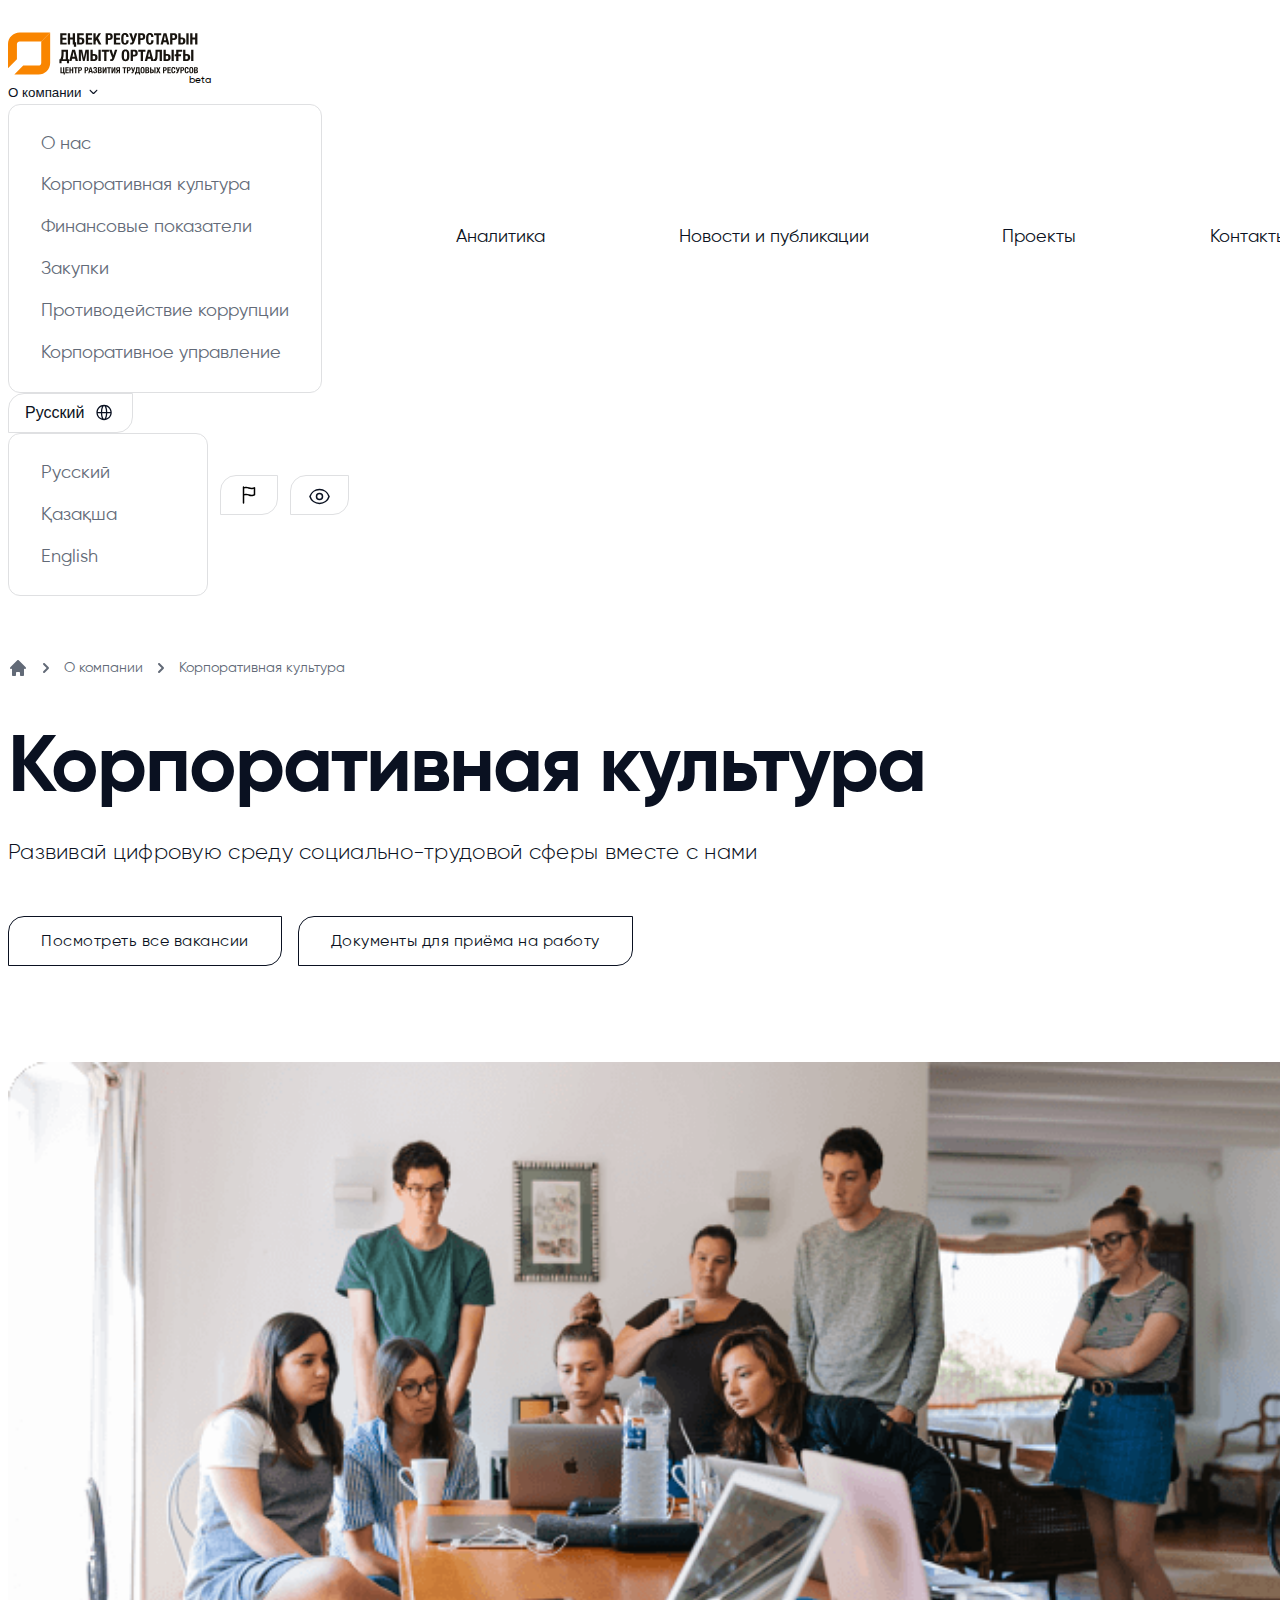
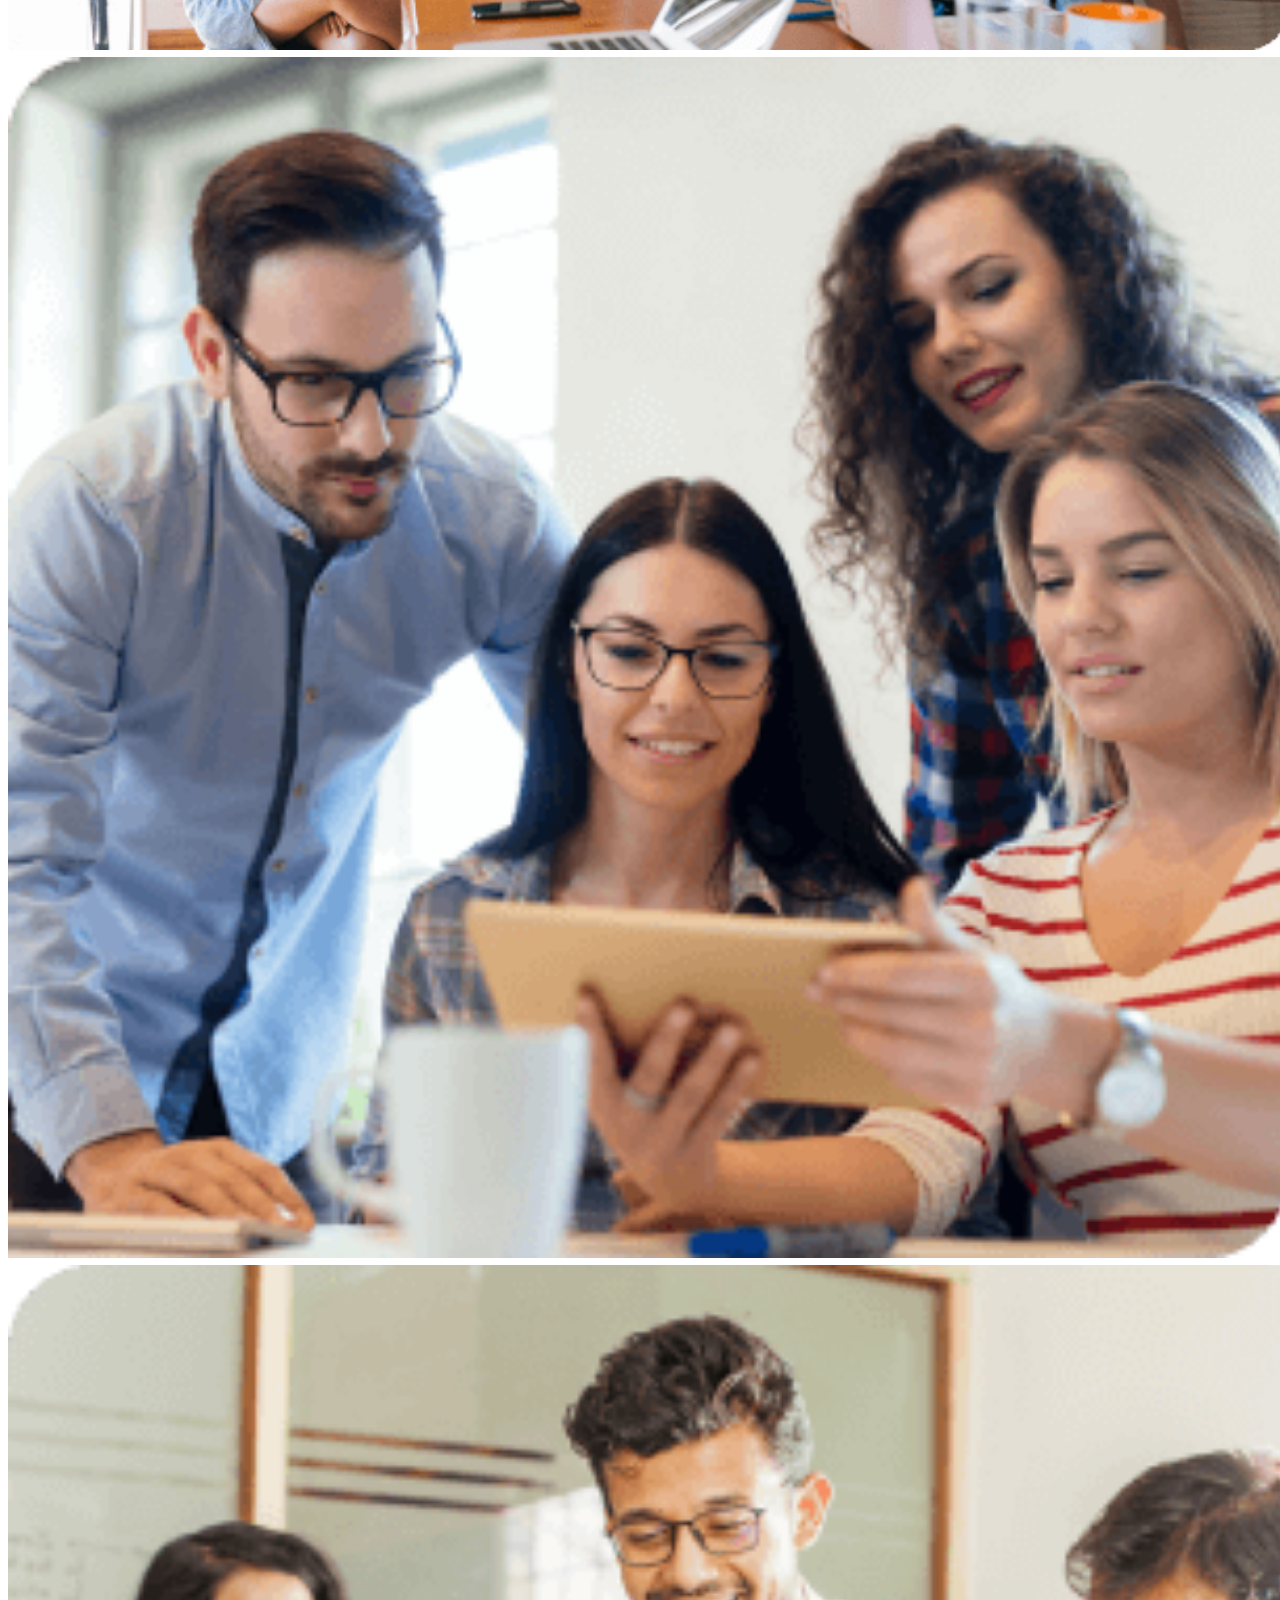
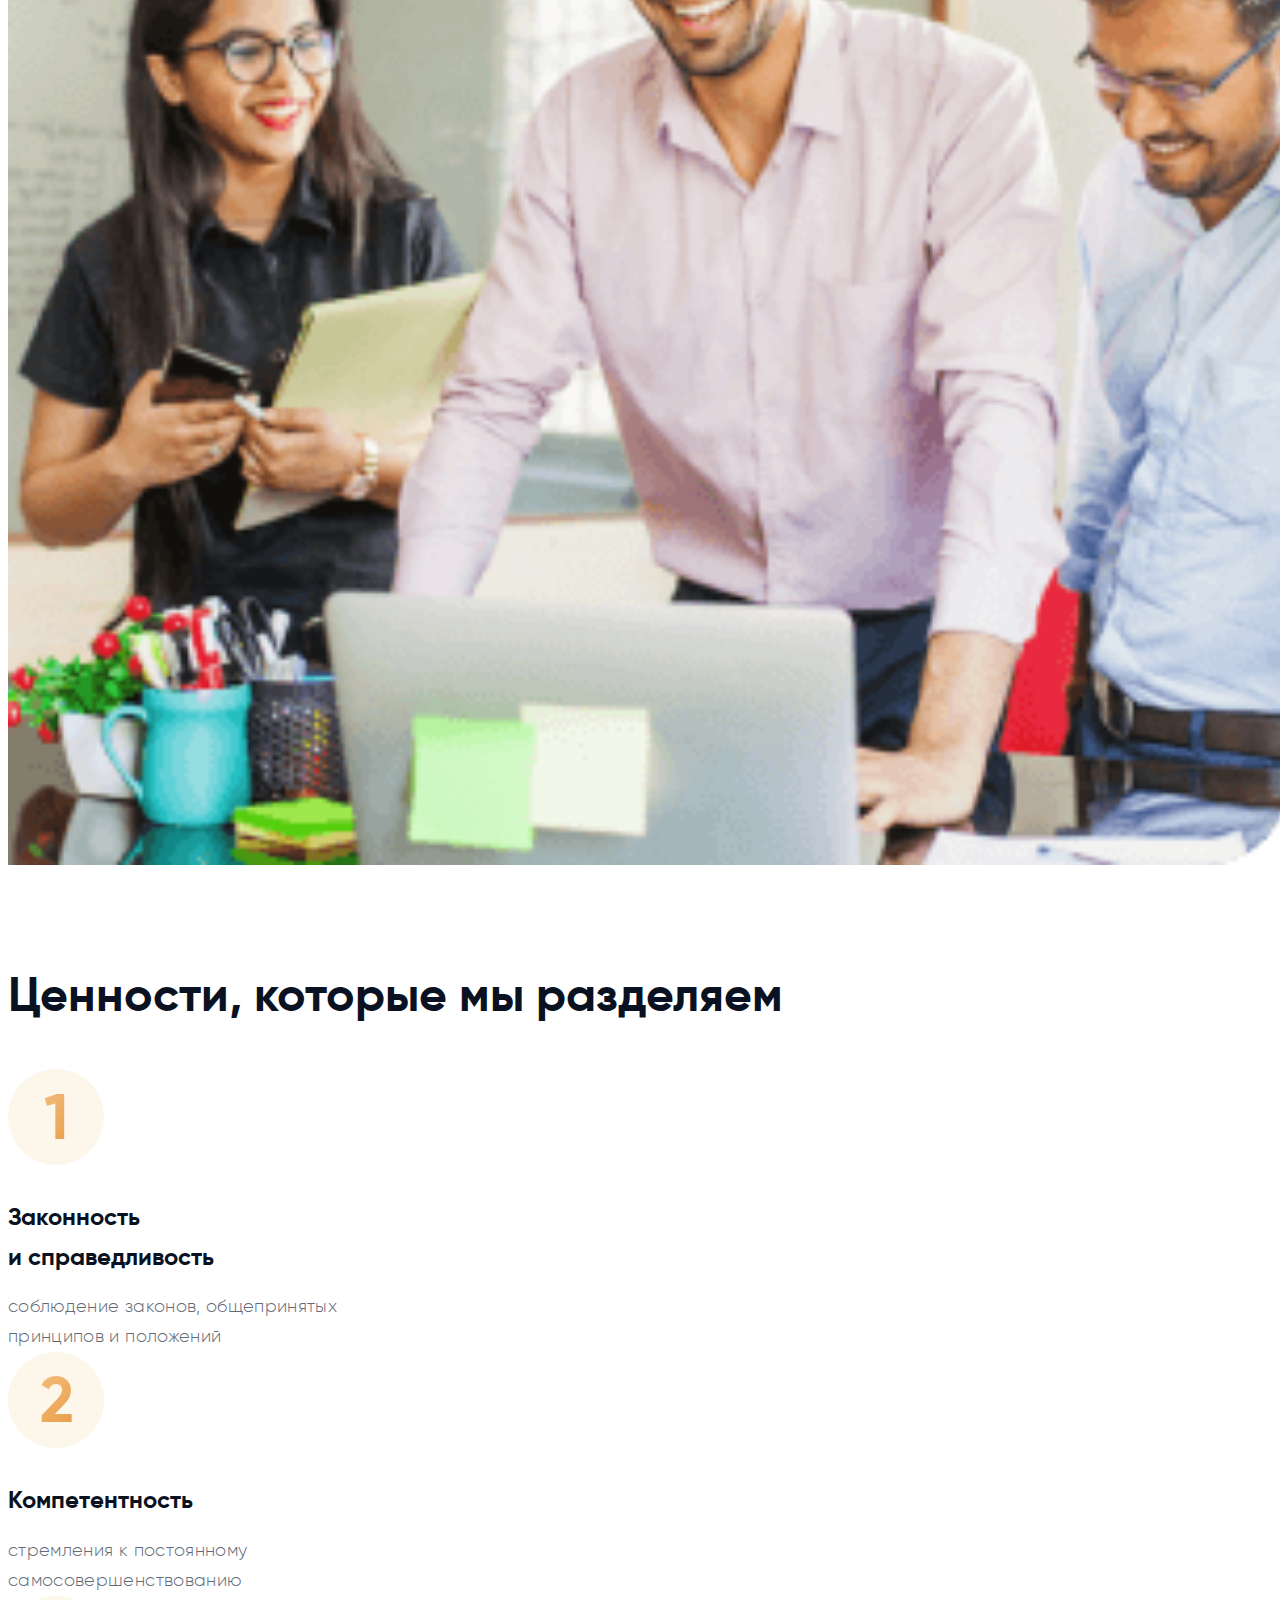
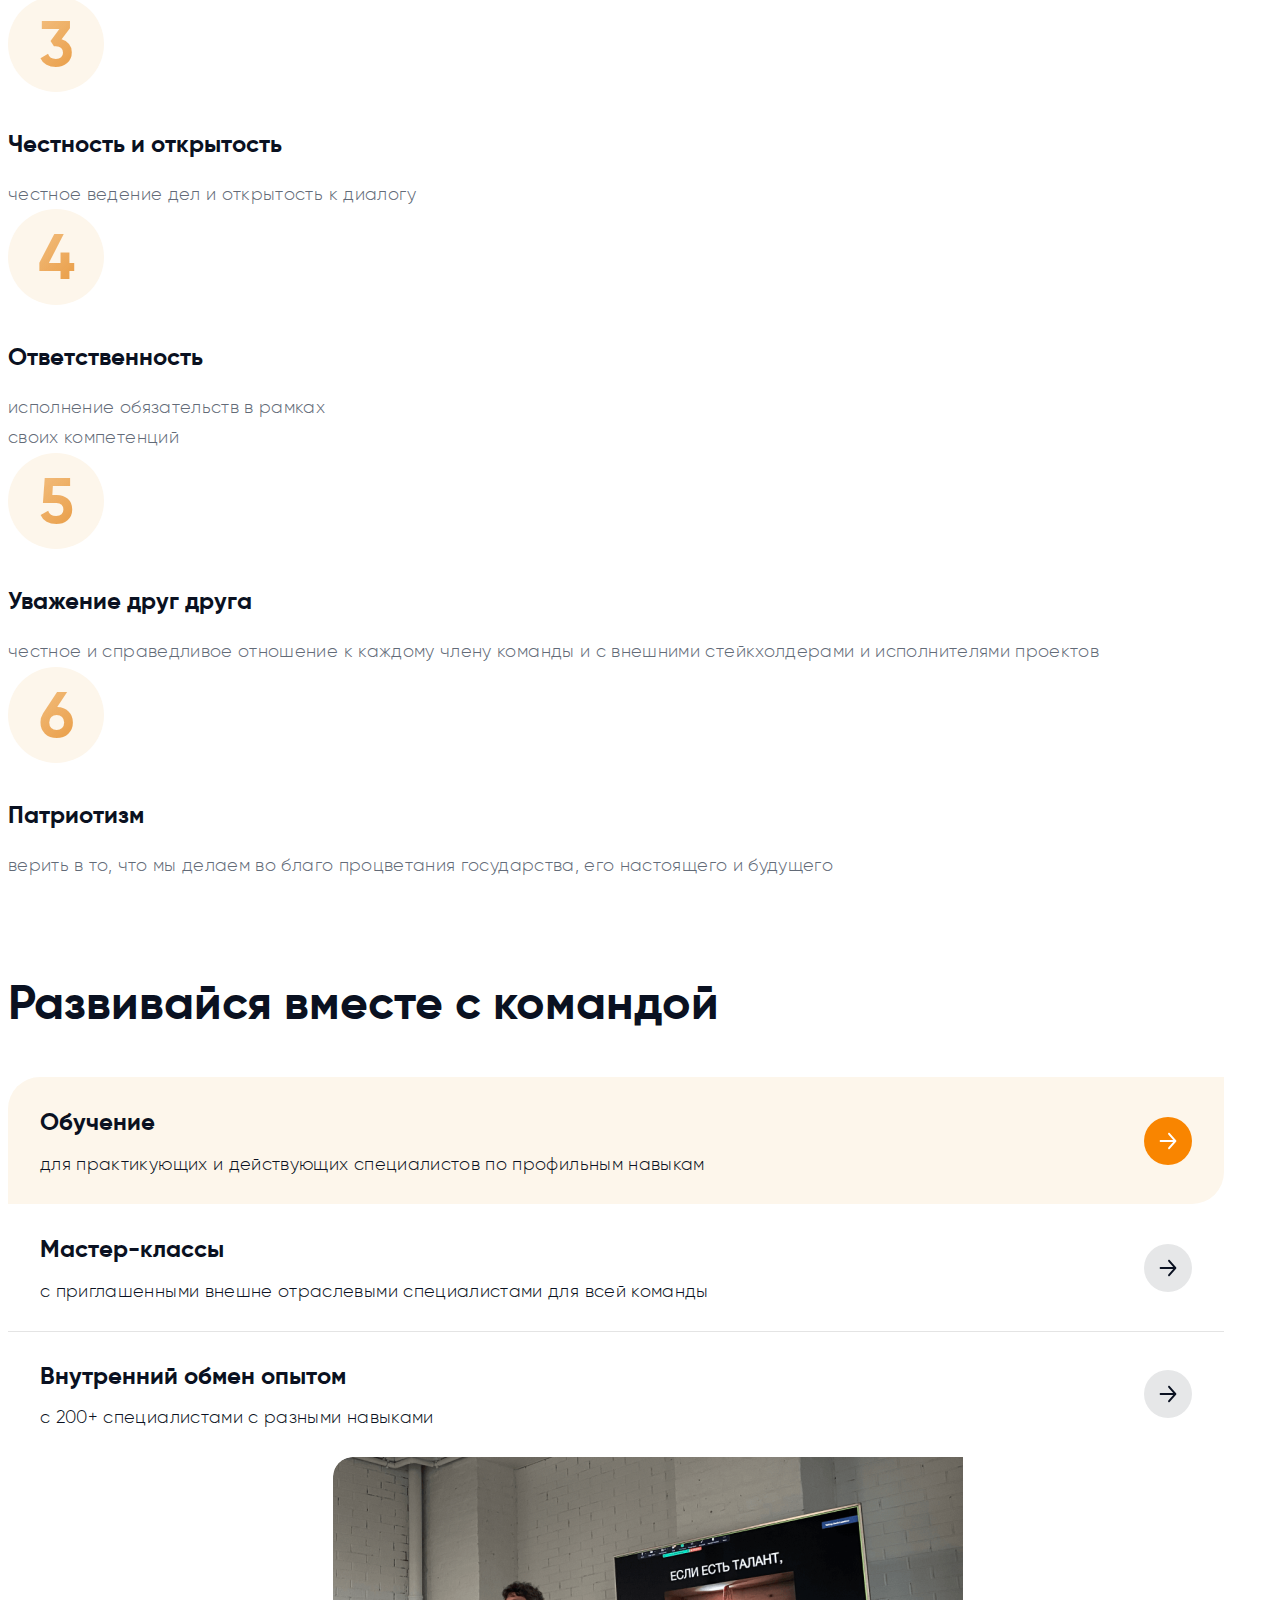
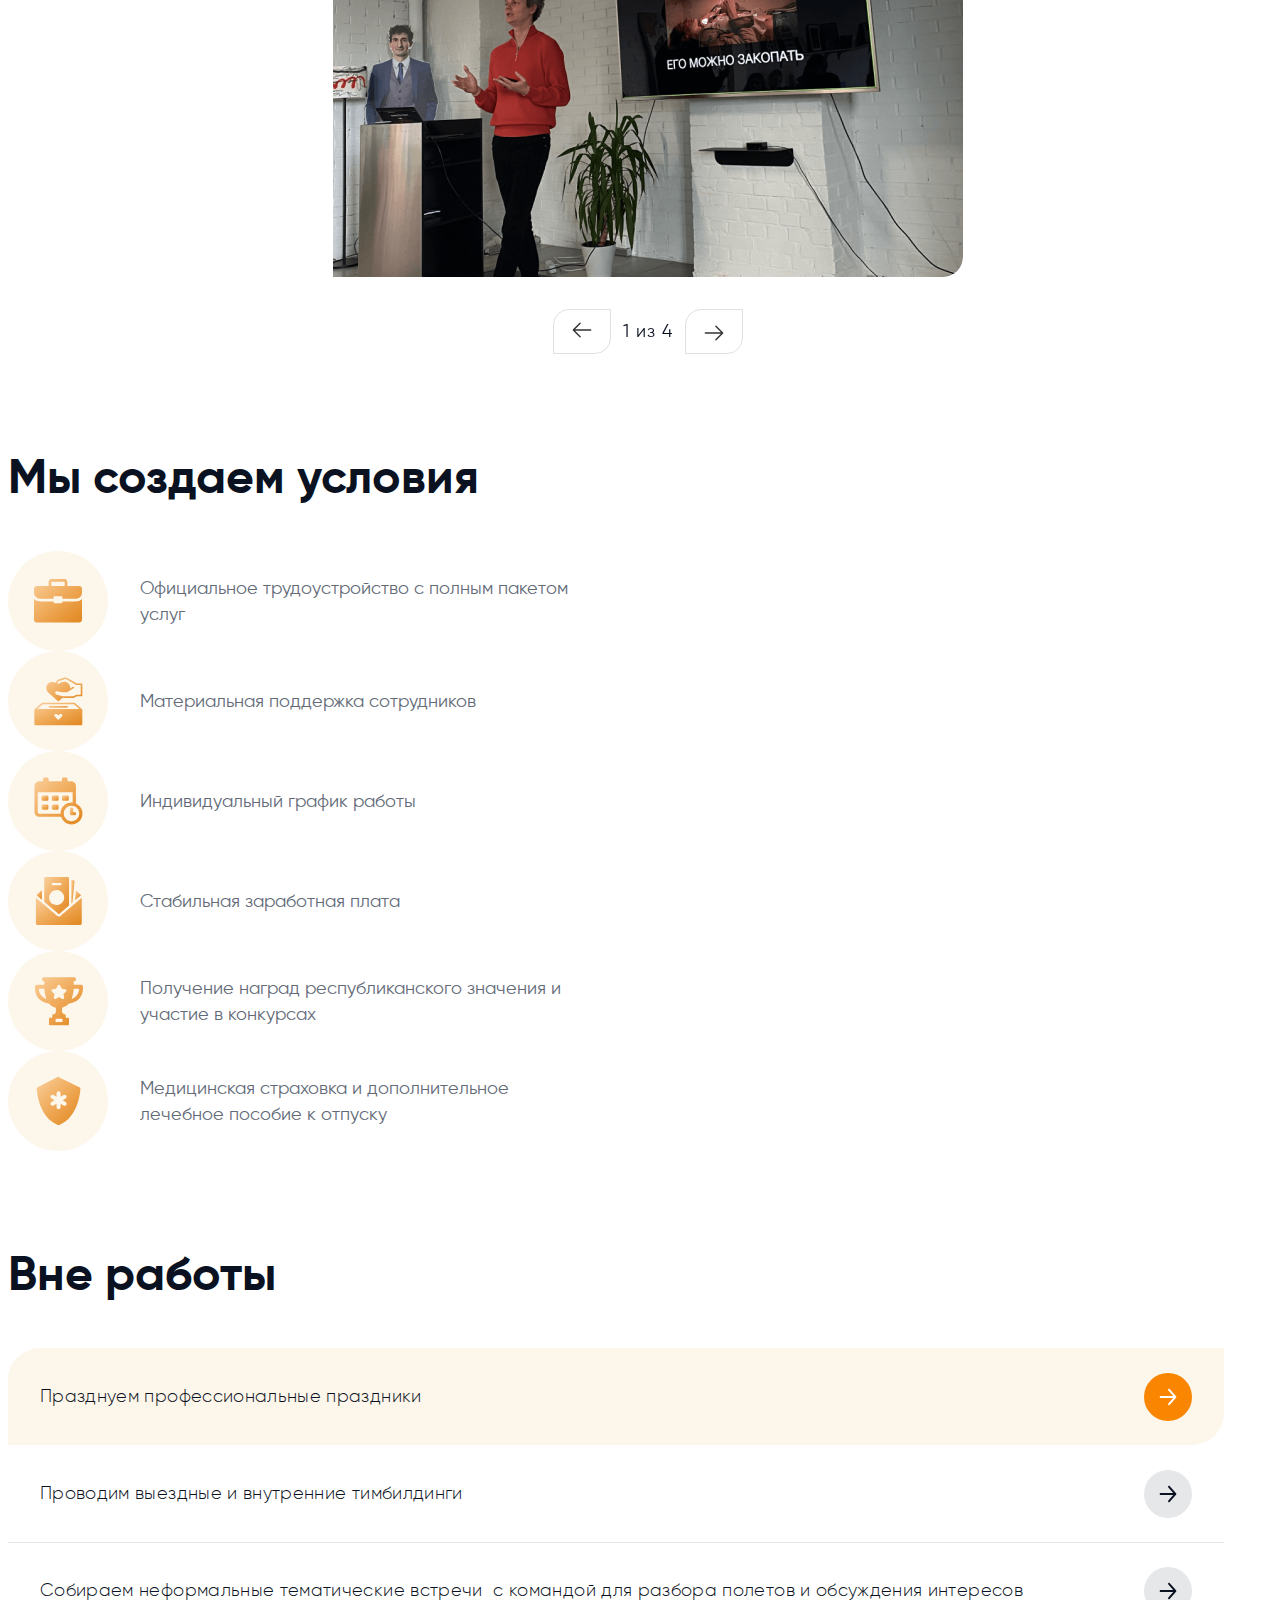
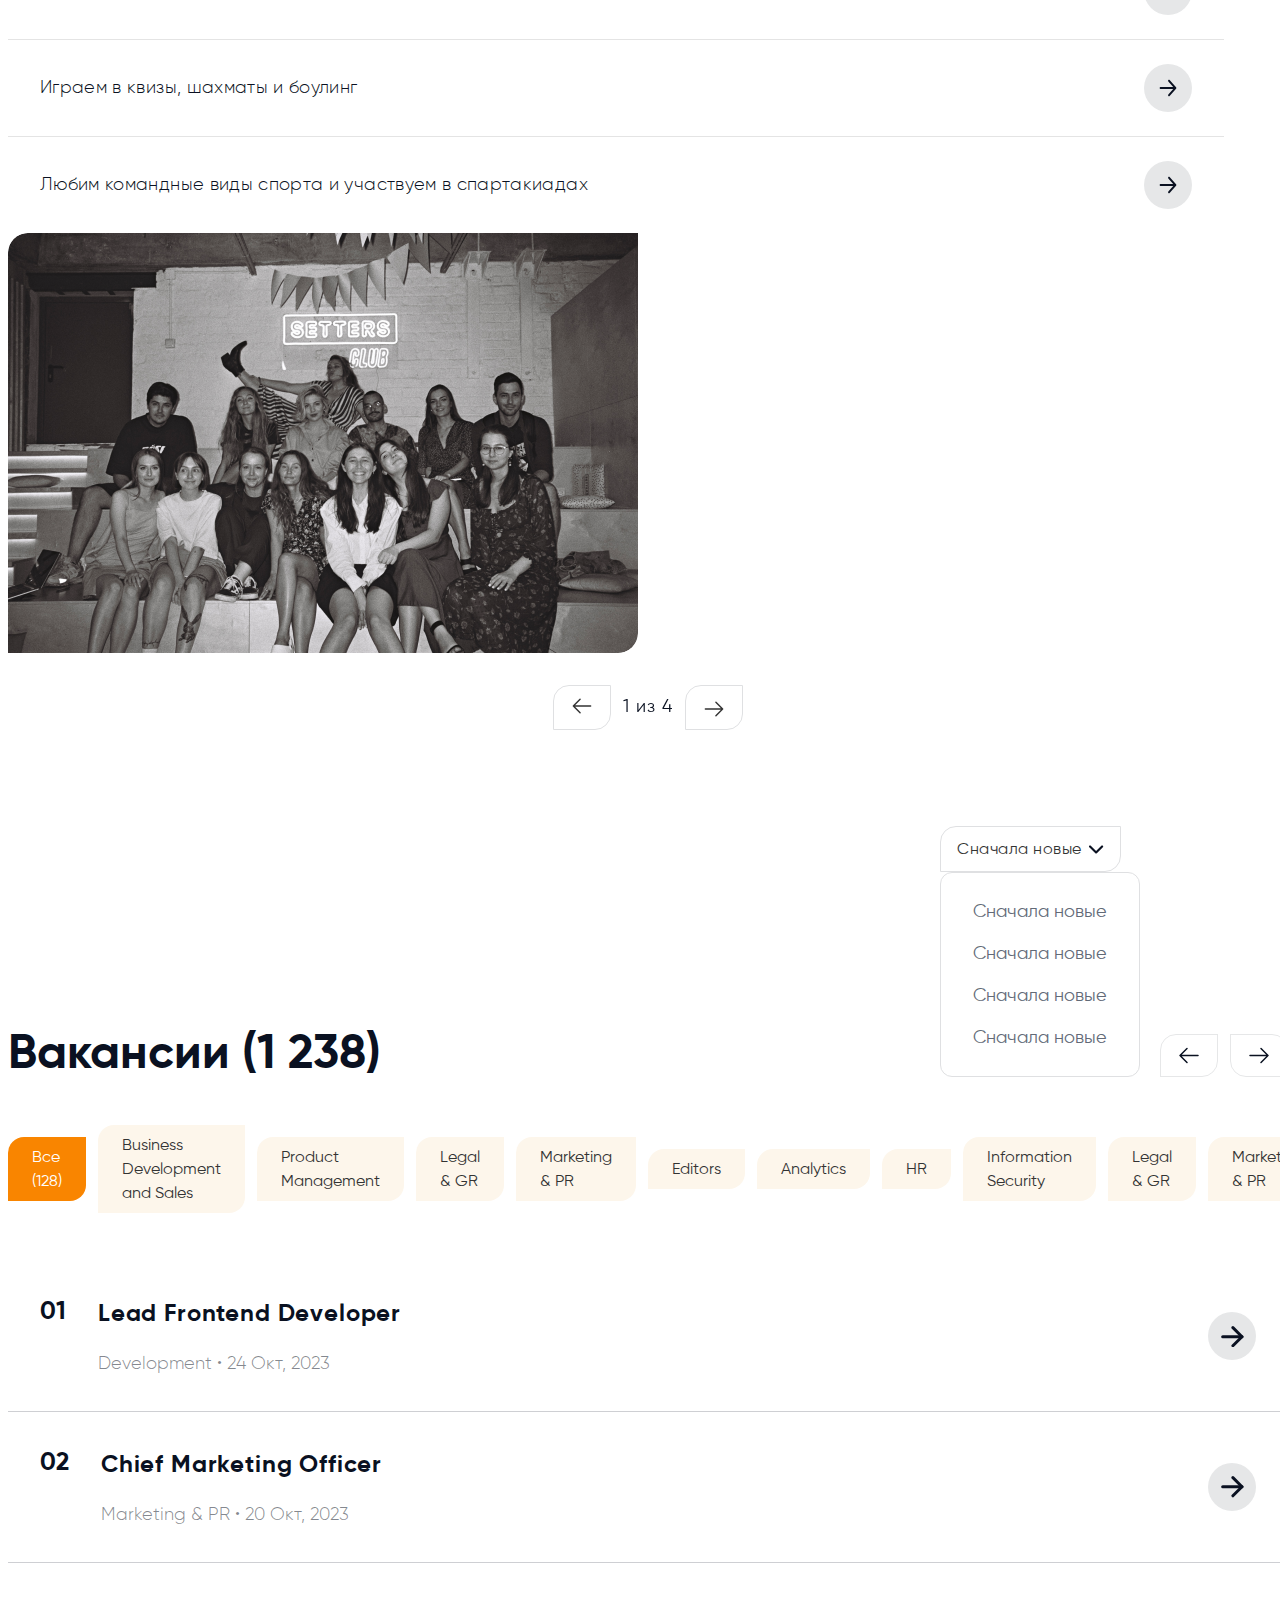
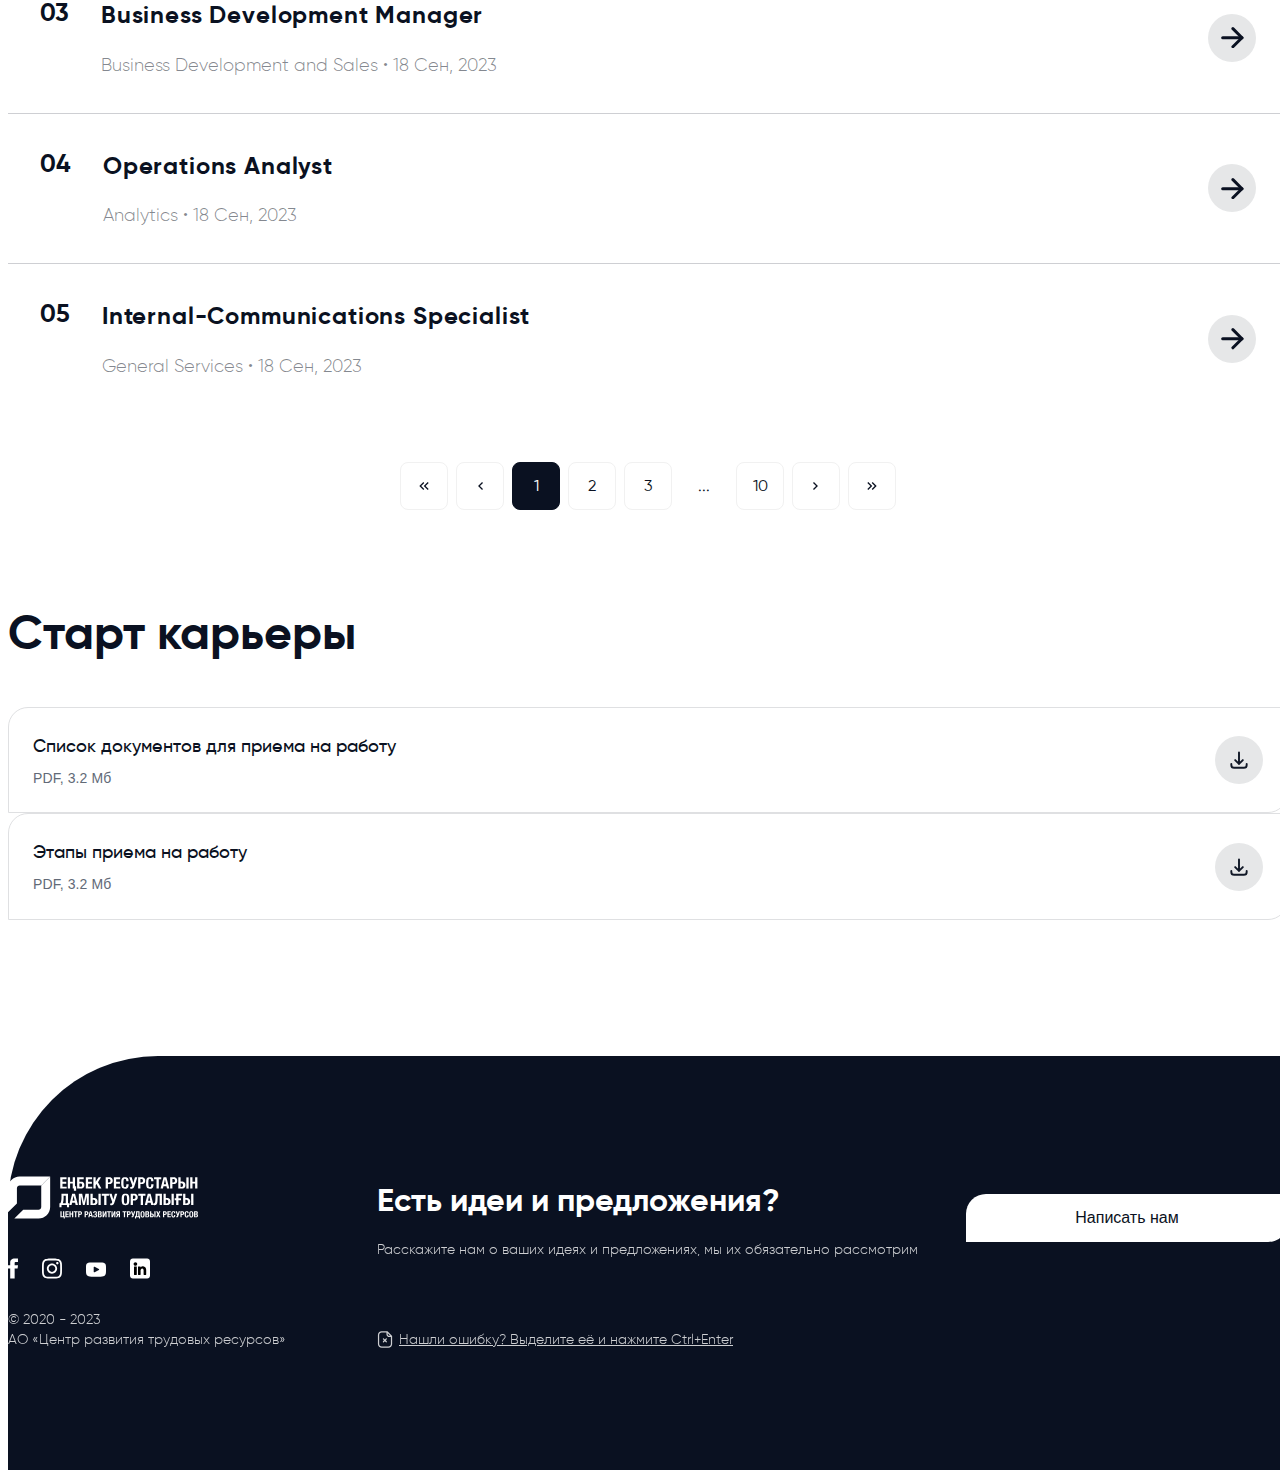
<file: culture/index.html>
<!DOCTYPE html> <html lang="ru" dir="ltr" data-bvi-fontsize="10"> <head> <title>Корпоративная культура</title> <meta charset="utf-8"/> <meta name="viewport" content="width=device-width,initial-scale=1"/> <link href="/favicon.png" rel="icon" type="image/png"> <link href="https://cdn.jsdelivr.net/npm/bootstrap@5.0.2/dist/css/bootstrap.min.css" rel="stylesheet" integrity="sha384-EVSTQN3/azprG1Anm3QDgpJLIm9Nao0Yz1ztcQTwFspd3yD65VohhpuuCOmLASjC" crossorigin="anonymous"> <link href="../assets/css/bvi.min.css" rel="stylesheet"> <link href="../assets/css/main.css" rel="stylesheet"> <script src="https://cdn.jsdelivr.net/npm/bootstrap@5.0.2/dist/js/bootstrap.bundle.min.js" integrity="sha384-MrcW6ZMFYlzcLA8Nl+NtUVF0sA7MsXsP1UyJoMp4YLEuNSfAP+JcXn/tWtIaxVXM" crossorigin="anonymous"></script> <script src="../assets/js/common.js"></script> <link href="../assets/css/culture.css" rel="stylesheet"> </head> <body> <header id="header" class="header white-type static"> <div class="container header__container"> <div class="row header__row align-items-center justify-content-between"> <a href="" data-type="beta" class="header__logo"> <svg width="190" height="43" viewBox="0 0 190 43" fill="none">
<path d="M42.1572 0.499832H11.6345C5.21926 0.499832 0 5.69961 0 12.0914V36.2158L8.92022 27.3289V12.0914C8.92022 10.6002 10.1379 9.38677 11.6345 9.38677H33.237L42.1572 0.499832Z" fill="#F98500"/>
<path d="M33.238 9.387V30.9087C33.238 32.3997 32.0201 33.6131 30.5232 33.6131H15.2285L6.30859 42.5H30.5232C36.939 42.5 42.1582 37.3002 42.1582 30.9087V0.500061L33.238 9.387Z" fill="#F98500"/>
<path d="M183.134 17.785H185.407V29.0139H183.134V17.785ZM178.019 27.2997C178.703 27.2997 179.184 27.1715 179.464 26.9144C179.742 26.6576 179.882 26.1831 179.882 25.4912C179.882 25.1452 179.842 24.8596 179.763 24.634C179.684 24.4087 179.571 24.2306 179.424 24.0993C179.277 23.9684 179.09 23.8766 178.864 23.8241C178.637 23.7717 178.377 23.7454 178.082 23.7454H177.388V27.2997H178.019ZM175.115 17.785H177.388V22.0313H178.587C179.166 22.0313 179.679 22.0917 180.126 22.2121C180.574 22.3328 180.95 22.5294 181.255 22.8018C181.56 23.0747 181.794 23.4309 181.958 23.8713C182.121 24.3117 182.202 24.8463 182.202 25.4754C182.202 26.1151 182.121 26.6604 181.958 27.111C181.794 27.5619 181.558 27.9288 181.247 28.2119C180.937 28.4949 180.558 28.6994 180.111 28.8252C179.663 28.9511 179.156 29.0139 178.587 29.0139H175.115V17.785ZM168.169 24.1386H166.669V22.2829H168.169V17.785H174.183V19.6408H170.442V22.2829H173.062V24.1386H170.442V29.0139H168.169V24.1386ZM163.528 17.785H165.801V29.0139H163.528V17.785ZM158.413 27.2997C159.097 27.2997 159.579 27.1715 159.858 26.9144C160.136 26.6576 160.276 26.1831 160.276 25.4912C160.276 25.1452 160.236 24.8596 160.158 24.634C160.079 24.4087 159.965 24.2306 159.818 24.0993C159.671 23.9684 159.484 23.8766 159.258 23.8241C159.031 23.7717 158.771 23.7454 158.476 23.7454H157.782V27.2997H158.413ZM155.509 17.785H157.782V22.0313H158.982C159.56 22.0313 160.073 22.0917 160.521 22.2121C160.968 22.3328 161.344 22.5294 161.649 22.8018C161.954 23.0747 162.189 23.4309 162.352 23.8713C162.515 24.3117 162.596 24.8463 162.596 25.4754C162.596 26.1151 162.515 26.6604 162.352 27.111C162.189 27.5619 161.952 27.9288 161.641 28.2119C161.331 28.4949 160.952 28.6994 160.505 28.8252C160.057 28.9511 159.55 29.0139 158.982 29.0139H155.509V17.785ZM146.542 29.1083C146.395 29.1083 146.219 29.0977 146.014 29.0769C145.808 29.0557 145.658 29.0348 145.564 29.0139V27.0795C145.616 27.0901 145.677 27.098 145.745 27.1031C145.814 27.1086 145.858 27.111 145.879 27.111C146.058 27.111 146.224 27.098 146.377 27.0717C146.529 27.0456 146.666 26.9458 146.787 26.7729C146.908 26.5999 147.013 26.3247 147.103 25.9472C147.192 25.5698 147.266 25.0351 147.324 24.3431C147.382 23.6511 147.426 22.7731 147.458 21.7089C147.49 20.6448 147.505 19.3368 147.505 17.785H153.93V29.0139H151.657V19.6408H149.652C149.652 20.9618 149.634 22.1153 149.597 23.1007C149.56 24.0863 149.499 24.9303 149.415 25.6327C149.331 26.3352 149.213 26.9119 149.06 27.3626C148.908 27.8135 148.715 28.1674 148.484 28.4242C148.252 28.6813 147.976 28.8593 147.655 28.9589C147.334 29.0584 146.963 29.1083 146.542 29.1083ZM142.28 24.7835L141.191 19.7351H141.16L140.07 24.7835H142.28ZM139.77 17.785H142.58L145.564 29.0139H143.196L142.675 26.6392H139.676L139.155 29.0139H136.787L139.77 17.785ZM132.73 19.6408H130.267V17.785H137.466V19.6408H135.003V29.0139H132.73V19.6408ZM125.958 22.8648C126.41 22.8648 126.776 22.7287 127.055 22.4559C127.334 22.1834 127.473 21.7588 127.473 21.1819C127.473 20.6158 127.352 20.1861 127.11 19.8924C126.868 19.599 126.463 19.4521 125.895 19.4521H124.948V22.8648H125.958ZM122.674 17.785H126.653C127.231 17.785 127.718 17.8821 128.113 18.076C128.507 18.2701 128.825 18.5242 129.068 18.8387C129.31 19.1532 129.483 19.5125 129.589 19.916C129.694 20.3198 129.746 20.7314 129.746 21.1505C129.746 21.7379 129.66 22.2436 129.486 22.6682C129.312 23.0928 129.07 23.4415 128.76 23.714C128.449 23.9868 128.073 24.1912 127.631 24.3273C127.189 24.4638 126.7 24.5318 126.163 24.5318H124.948V29.0139H122.674V17.785ZM117.497 27.5671C117.834 27.5671 118.105 27.4911 118.31 27.339C118.515 27.1872 118.673 26.9458 118.783 26.6156C118.894 26.2853 118.967 25.8556 119.004 25.3261C119.041 24.7967 119.06 24.1544 119.06 23.3995C119.06 22.6446 119.041 22.0052 119.004 21.4808C118.967 20.9567 118.894 20.5269 118.783 20.1912C118.673 19.8558 118.515 19.6121 118.31 19.4599C118.105 19.308 117.834 19.2319 117.497 19.2319C117.16 19.2319 116.889 19.308 116.684 19.4599C116.479 19.6121 116.321 19.8558 116.21 20.1912C116.1 20.5269 116.026 20.9567 115.989 21.4808C115.952 22.0052 115.934 22.6446 115.934 23.3995C115.934 24.1544 115.952 24.7967 115.989 25.3261C116.026 25.8556 116.1 26.2853 116.21 26.6156C116.321 26.9458 116.479 27.1872 116.684 27.339C116.889 27.4911 117.16 27.5671 117.497 27.5671ZM117.497 29.187C116.644 29.187 115.966 29.0478 115.46 28.7702C114.955 28.4925 114.569 28.0993 114.3 27.5907C114.032 27.0823 113.858 26.474 113.779 25.7663C113.7 25.0586 113.661 24.2698 113.661 23.3995C113.661 22.5503 113.7 21.7666 113.779 21.0483C113.858 20.3303 114.032 19.7143 114.3 19.2004C114.569 18.6869 114.955 18.2858 115.46 17.9973C115.966 17.7091 116.644 17.5649 117.497 17.5649C118.349 17.5649 119.028 17.7091 119.533 17.9973C120.038 18.2858 120.425 18.6869 120.693 19.2004C120.962 19.7143 121.135 20.3303 121.214 21.0483C121.293 21.7666 121.333 22.5503 121.333 23.3995C121.333 24.2698 121.293 25.0586 121.214 25.7663C121.135 26.474 120.962 27.0823 120.693 27.5907C120.425 28.0993 120.038 28.4925 119.533 28.7702C119.028 29.0478 118.349 29.187 117.497 29.187ZM103.211 29.0769H102.974C102.911 29.0769 102.845 29.0741 102.776 29.069C102.708 29.0636 102.629 29.0584 102.54 29.0533C102.45 29.0478 102.332 29.0348 102.185 29.0139V27.2997C102.406 27.3312 102.627 27.3469 102.848 27.3469C103.216 27.3469 103.484 27.2525 103.653 27.0638C103.821 26.875 103.979 26.6077 104.126 26.2617L104.237 26.0102L101.143 17.785H103.668L105.326 23.3052L106.92 17.785H109.288L106.589 25.8686C106.399 26.4559 106.212 26.9513 106.028 27.3548C105.844 27.7585 105.631 28.0888 105.389 28.3456C105.147 28.6026 104.852 28.7886 104.505 28.9039C104.158 29.0191 103.726 29.0769 103.211 29.0769ZM96.1861 19.6408H93.7235V17.785H100.922V19.6408H98.4592V29.0139H96.1861V19.6408ZM90.4717 17.785H92.7448V29.0139H90.4717V17.785ZM85.3571 27.2997C86.041 27.2997 86.5226 27.1715 86.8015 26.9144C87.0802 26.6576 87.2198 26.1831 87.2198 25.4912C87.2198 25.1452 87.1804 24.8596 87.1015 24.634C87.0225 24.4087 86.9092 24.2306 86.7621 24.0993C86.6145 23.9684 86.4278 23.8766 86.2017 23.8241C85.9752 23.7717 85.7148 23.7454 85.4203 23.7454H84.7257V27.2997H85.3571ZM82.4525 17.785H84.7257V22.0313H85.9254C86.504 22.0313 87.017 22.0917 87.4645 22.2121C87.9116 22.3328 88.2878 22.5294 88.5931 22.8018C88.8983 23.0747 89.1324 23.4309 89.2956 23.8713C89.4586 24.3117 89.5403 24.8463 89.5403 25.4754C89.5403 26.1151 89.4586 26.6604 89.2956 27.111C89.1324 27.5619 88.8956 27.9288 88.5853 28.2119C88.2747 28.4949 87.8959 28.6994 87.4487 28.8252C87.0013 28.9511 86.4937 29.0139 85.9254 29.0139H82.4525V17.785ZM70.8185 17.785H74.1966L75.8067 25.7113H75.8382L77.4642 17.785H80.8266V29.0139H78.7429V20.0496H78.7112L76.7065 29.0139H74.9385L72.9337 20.0496H72.9022V29.0139H70.8185V17.785ZM66.6984 24.7835L65.6092 19.7351H65.5776L64.4884 24.7835H66.6984ZM64.1885 17.785H66.9984L69.9818 29.0139H67.614L67.093 26.6392H64.0937L63.5729 29.0139H61.205L64.1885 17.785ZM57.7636 27.1581V19.6408H55.6325V21.465C55.6325 21.9054 55.6193 22.3772 55.5931 22.8805C55.5667 23.3837 55.522 23.887 55.459 24.3903C55.3957 24.8935 55.309 25.3838 55.1985 25.8607C55.088 26.3379 54.9483 26.7705 54.7801 27.1581H57.7636ZM51.4336 27.1581H52.3334C52.6175 26.6235 52.8358 26.102 52.9885 25.5934C53.1409 25.0849 53.2514 24.5633 53.32 24.0285C53.3883 23.4939 53.4305 22.941 53.4462 22.3694C53.462 21.798 53.4699 21.1819 53.4699 20.5214V17.785H59.9894V27.1581H61.047V31.2314H58.9475V29.0139H53.5331V31.2314H51.4336V27.1581Z" fill="#18140F"/>
<path d="M187.747 40.3028C188.04 40.3028 188.277 40.2382 188.458 40.1089C188.639 39.9795 188.729 39.7406 188.729 39.3919C188.729 39.2176 188.705 39.0729 188.657 38.9575C188.609 38.8423 188.544 38.7496 188.462 38.6792C188.38 38.6089 188.283 38.5598 188.17 38.5315C188.057 38.5035 187.933 38.4893 187.798 38.4893H187.273V40.3028H187.747ZM187.62 37.646C187.959 37.646 188.205 37.5856 188.361 37.4646C188.516 37.3437 188.593 37.1398 188.593 36.8531C188.593 36.5663 188.523 36.3639 188.382 36.2458C188.241 36.1278 188.018 36.0686 187.713 36.0686H187.273V37.646H187.62ZM186.054 35.1746H188.094C188.342 35.1746 188.572 35.1999 188.784 35.2505C188.996 35.3011 189.178 35.3855 189.33 35.5036C189.482 35.6216 189.601 35.7791 189.686 35.9759C189.77 36.1727 189.813 36.4145 189.813 36.7012C189.813 37.0274 189.736 37.3073 189.584 37.5405C189.432 37.7739 189.203 37.9327 188.898 38.0171V38.0339C189.237 38.079 189.505 38.2224 189.702 38.4641C189.9 38.706 189.999 39.0293 189.999 39.4341C189.999 39.6703 189.968 39.8952 189.906 40.1089C189.844 40.3226 189.738 40.5095 189.588 40.6697C189.439 40.83 189.244 40.958 189.004 41.0535C188.764 41.1492 188.466 41.1969 188.111 41.1969H186.054V35.1746ZM183.277 40.421C183.457 40.421 183.603 40.3802 183.713 40.2986C183.823 40.2172 183.907 40.0877 183.967 39.9106C184.026 39.7335 184.065 39.5029 184.085 39.219C184.105 38.9351 184.115 38.5906 184.115 38.1858C184.115 37.7809 184.105 37.438 184.085 37.1568C184.065 36.8757 184.026 36.6451 183.967 36.4651C183.907 36.2853 183.823 36.1545 183.713 36.0728C183.603 35.9914 183.457 35.9506 183.277 35.9506C183.096 35.9506 182.951 35.9914 182.841 36.0728C182.731 36.1545 182.646 36.2853 182.587 36.4651C182.527 36.6451 182.488 36.8757 182.468 37.1568C182.448 37.438 182.439 37.7809 182.439 38.1858C182.439 38.5906 182.448 38.9351 182.468 39.219C182.488 39.5029 182.527 39.7335 182.587 39.9106C182.646 40.0877 182.731 40.2172 182.841 40.2986C182.951 40.3802 183.096 40.421 183.277 40.421ZM183.277 41.2897C182.819 41.2897 182.455 41.2151 182.185 41.0662C181.914 40.9172 181.706 40.7064 181.562 40.4336C181.418 40.1609 181.325 39.8348 181.283 39.4552C181.241 39.0757 181.219 38.6526 181.219 38.1858C181.219 37.7302 181.241 37.31 181.283 36.9247C181.325 36.5397 181.418 36.2093 181.562 35.9337C181.706 35.6583 181.914 35.4432 182.185 35.2885C182.455 35.1339 182.819 35.0566 183.277 35.0566C183.734 35.0566 184.098 35.1339 184.369 35.2885C184.64 35.4432 184.847 35.6583 184.991 35.9337C185.135 36.2093 185.228 36.5397 185.27 36.9247C185.313 37.31 185.334 37.7302 185.334 38.1858C185.334 38.6526 185.313 39.0757 185.27 39.4552C185.228 39.8348 185.135 40.1609 184.991 40.4336C184.847 40.7064 184.64 40.9172 184.369 41.0662C184.098 41.2151 183.734 41.2897 183.277 41.2897ZM178.73 41.2897C178.273 41.2897 177.909 41.2151 177.638 41.0662C177.367 40.9172 177.16 40.7064 177.016 40.4336C176.872 40.1609 176.779 39.8348 176.737 39.4552C176.694 39.0757 176.673 38.6526 176.673 38.1858C176.673 37.7302 176.694 37.31 176.737 36.9247C176.779 36.5397 176.872 36.2093 177.016 35.9337C177.16 35.6583 177.367 35.4432 177.638 35.2885C177.909 35.1339 178.273 35.0566 178.73 35.0566C179.165 35.0566 179.508 35.1269 179.759 35.2673C180.01 35.408 180.198 35.5865 180.322 35.8029C180.446 36.0196 180.524 36.2529 180.555 36.503C180.586 36.7533 180.601 36.9881 180.601 37.2074H179.382C179.382 36.7687 179.33 36.4497 179.226 36.25C179.121 36.0505 178.931 35.9506 178.654 35.9506C178.502 35.9506 178.376 35.9914 178.277 36.0728C178.179 36.1545 178.101 36.2867 178.045 36.4693C177.988 36.6521 177.949 36.8911 177.926 37.1862C177.903 37.4815 177.892 37.8429 177.892 38.2702C177.892 38.7256 177.908 39.0939 177.939 39.375C177.97 39.6562 178.018 39.8741 178.083 40.0287C178.147 40.1834 178.229 40.2874 178.328 40.3408C178.427 40.3943 178.541 40.421 178.671 40.421C178.778 40.421 178.878 40.4027 178.972 40.366C179.065 40.3296 179.145 40.2565 179.213 40.1467C179.281 40.0371 179.334 39.8826 179.374 39.6829C179.413 39.4833 179.433 39.2204 179.433 38.8942H180.652C180.652 39.2261 180.627 39.5367 180.576 39.8262C180.525 40.116 180.431 40.369 180.292 40.5854C180.154 40.802 179.959 40.9734 179.708 41.0999C179.457 41.2265 179.131 41.2897 178.73 41.2897ZM174.167 37.8989C174.41 37.8989 174.606 37.8259 174.756 37.6796C174.905 37.5335 174.98 37.3057 174.98 36.9965C174.98 36.6928 174.915 36.4623 174.785 36.3049C174.655 36.1475 174.438 36.0686 174.133 36.0686H173.625V37.8989H174.167ZM172.406 35.1746H174.539C174.85 35.1746 175.111 35.2267 175.323 35.3307C175.534 35.4348 175.705 35.571 175.835 35.7397C175.965 35.9084 176.058 36.1011 176.114 36.3175C176.171 36.534 176.199 36.7547 176.199 36.9796C176.199 37.2945 176.152 37.5658 176.059 37.7936C175.966 38.0213 175.836 38.2083 175.67 38.3544C175.503 38.5007 175.302 38.6104 175.064 38.6834C174.827 38.7566 174.565 38.793 174.277 38.793H173.625V41.1969H172.406V35.1746ZM168.706 41.2307H168.579C168.545 41.2307 168.51 41.2292 168.473 41.2265C168.437 41.2235 168.394 41.2207 168.346 41.2179C168.299 41.2151 168.235 41.2081 168.156 41.1969V40.2775C168.275 40.2944 168.393 40.3028 168.512 40.3028C168.709 40.3028 168.853 40.2522 168.943 40.1511C169.034 40.0498 169.118 39.9064 169.197 39.7209L169.257 39.5859L167.597 35.1746H168.952L169.841 38.1352L170.696 35.1746H171.966L170.518 39.51C170.417 39.825 170.316 40.0907 170.218 40.307C170.119 40.5235 170.004 40.7007 169.875 40.8384C169.745 40.9763 169.587 41.0761 169.401 41.1379C169.214 41.1997 168.983 41.2307 168.706 41.2307ZM165.388 41.2897C164.93 41.2897 164.566 41.2151 164.295 41.0662C164.025 40.9172 163.817 40.7064 163.673 40.4336C163.529 40.1609 163.436 39.8348 163.394 39.4552C163.351 39.0757 163.33 38.6526 163.33 38.1858C163.33 37.7302 163.351 37.31 163.394 36.9247C163.436 36.5397 163.529 36.2093 163.673 35.9337C163.817 35.6583 164.025 35.4432 164.295 35.2885C164.566 35.1339 164.93 35.0566 165.388 35.0566C165.822 35.0566 166.165 35.1269 166.416 35.2673C166.667 35.408 166.855 35.5865 166.979 35.8029C167.103 36.0196 167.181 36.2529 167.212 36.503C167.243 36.7533 167.259 36.9881 167.259 37.2074H166.039C166.039 36.7687 165.987 36.4497 165.883 36.25C165.778 36.0505 165.588 35.9506 165.311 35.9506C165.159 35.9506 165.033 35.9914 164.935 36.0728C164.836 36.1545 164.758 36.2867 164.702 36.4693C164.645 36.6521 164.606 36.8911 164.583 37.1862C164.561 37.4815 164.549 37.8429 164.549 38.2702C164.549 38.7256 164.565 39.0939 164.596 39.375C164.627 39.6562 164.675 39.8741 164.74 40.0287C164.805 40.1834 164.887 40.2874 164.986 40.3408C165.084 40.3943 165.198 40.421 165.328 40.421C165.435 40.421 165.536 40.4027 165.629 40.366C165.722 40.3296 165.802 40.2565 165.87 40.1467C165.938 40.0371 165.992 39.8826 166.031 39.6829C166.07 39.4833 166.09 39.2204 166.09 38.8942H167.309C167.309 39.2261 167.284 39.5367 167.233 39.8262C167.182 40.116 167.088 40.369 166.95 40.5854C166.811 40.802 166.616 40.9734 166.365 41.0999C166.114 41.2265 165.788 41.2897 165.388 41.2897ZM159.385 35.1746H162.763V36.1699H160.604V37.5869H162.636V38.5821H160.604V40.2017H162.848V41.1969H159.385V35.1746ZM156.752 37.8989C156.995 37.8989 157.191 37.8259 157.34 37.6796C157.49 37.5335 157.565 37.3057 157.565 36.9965C157.565 36.6928 157.5 36.4623 157.37 36.3049C157.24 36.1475 157.023 36.0686 156.718 36.0686H156.21V37.8989H156.752ZM154.991 35.1746H157.125C157.435 35.1746 157.696 35.2267 157.908 35.3307C158.119 35.4348 158.29 35.571 158.42 35.7397C158.55 35.9084 158.643 36.1011 158.699 36.3175C158.756 36.534 158.784 36.7547 158.784 36.9796C158.784 37.2945 158.737 37.5658 158.644 37.7936C158.551 38.0213 158.421 38.2083 158.255 38.3544C158.088 38.5007 157.887 38.6104 157.649 38.6834C157.412 38.7566 157.15 38.793 156.862 38.793H156.21V41.1969H154.991V35.1746ZM149.547 38.152L148.159 35.1746H149.505L150.284 37.123L151.054 35.1746H152.383L150.978 38.152L152.485 41.1969H151.114L150.242 39.1557L149.378 41.1969H148.04L149.547 38.152ZM146.347 35.1746H147.566V41.1969H146.347V35.1746ZM143.604 40.2775C143.971 40.2775 144.229 40.2088 144.379 40.0709C144.528 39.9332 144.603 39.6787 144.603 39.3076C144.603 39.122 144.582 38.9689 144.539 38.8478C144.497 38.727 144.437 38.6314 144.357 38.5611C144.278 38.4909 144.178 38.4417 144.057 38.4135C143.935 38.3855 143.796 38.3713 143.638 38.3713H143.265V40.2775H143.604ZM142.046 35.1746H143.265V37.4519H143.909C144.219 37.4519 144.494 37.4844 144.734 37.5489C144.974 37.6136 145.176 37.7191 145.34 37.8652C145.503 38.0116 145.629 38.2026 145.716 38.4388C145.804 38.675 145.847 38.9617 145.847 39.2992C145.847 39.6422 145.804 39.9346 145.716 40.1763C145.629 40.4182 145.502 40.6149 145.335 40.7667C145.169 40.9186 144.966 41.0282 144.726 41.0957C144.486 41.1631 144.214 41.1969 143.909 41.1969H142.046V35.1746ZM139.032 40.3028C139.326 40.3028 139.563 40.2382 139.743 40.1089C139.924 39.9795 140.014 39.7406 140.014 39.3919C140.014 39.2176 139.99 39.0729 139.942 38.9575C139.894 38.8423 139.829 38.7496 139.748 38.6792C139.666 38.6089 139.568 38.5598 139.456 38.5315C139.343 38.5035 139.219 38.4893 139.083 38.4893H138.558V40.3028H139.032ZM138.905 37.646C139.244 37.646 139.491 37.5856 139.646 37.4646C139.801 37.3437 139.879 37.1398 139.879 36.8531C139.879 36.5663 139.808 36.3639 139.667 36.2458C139.526 36.1278 139.303 36.0686 138.998 36.0686H138.558V37.646H138.905ZM137.339 35.1746H139.379C139.628 35.1746 139.858 35.1999 140.069 35.2505C140.281 35.3011 140.463 35.3855 140.615 35.5036C140.768 35.6216 140.886 35.7791 140.971 35.9759C141.056 36.1727 141.098 36.4145 141.098 36.7012C141.098 37.0274 141.022 37.3073 140.869 37.5405C140.717 37.7739 140.488 37.9327 140.184 38.0171V38.0339C140.522 38.079 140.79 38.2224 140.988 38.4641C141.185 38.706 141.284 39.0293 141.284 39.4341C141.284 39.6703 141.253 39.8952 141.191 40.1089C141.129 40.3226 141.023 40.5095 140.874 40.6697C140.724 40.83 140.529 40.958 140.29 41.0535C140.05 41.1492 139.752 41.1969 139.396 41.1969H137.339V35.1746ZM134.562 40.421C134.743 40.421 134.888 40.3802 134.998 40.2986C135.108 40.2172 135.193 40.0877 135.252 39.9106C135.311 39.7335 135.351 39.5029 135.371 39.219C135.39 38.9351 135.4 38.5906 135.4 38.1858C135.4 37.7809 135.39 37.438 135.371 37.1568C135.351 36.8757 135.311 36.6451 135.252 36.4651C135.193 36.2853 135.108 36.1545 134.998 36.0728C134.888 35.9914 134.743 35.9506 134.562 35.9506C134.381 35.9506 134.236 35.9914 134.126 36.0728C134.016 36.1545 133.931 36.2853 133.872 36.4651C133.813 36.6451 133.773 36.8757 133.754 37.1568C133.734 37.438 133.724 37.7809 133.724 38.1858C133.724 38.5906 133.734 38.9351 133.754 39.219C133.773 39.5029 133.813 39.7335 133.872 39.9106C133.931 40.0877 134.016 40.2172 134.126 40.2986C134.236 40.3802 134.381 40.421 134.562 40.421ZM134.562 41.2897C134.105 41.2897 133.741 41.2151 133.47 41.0662C133.199 40.9172 132.992 40.7064 132.848 40.4336C132.704 40.1609 132.611 39.8348 132.568 39.4552C132.526 39.0757 132.505 38.6526 132.505 38.1858C132.505 37.7302 132.526 37.31 132.568 36.9247C132.611 36.5397 132.704 36.2093 132.848 35.9337C132.992 35.6583 133.199 35.4432 133.47 35.2885C133.741 35.1339 134.105 35.0566 134.562 35.0566C135.019 35.0566 135.383 35.1339 135.654 35.2885C135.925 35.4432 136.133 35.6583 136.276 35.9337C136.421 36.2093 136.514 36.5397 136.556 36.9247C136.598 37.31 136.619 37.7302 136.619 38.1858C136.619 38.6526 136.598 39.0757 136.556 39.4552C136.514 39.8348 136.421 40.1609 136.276 40.4336C136.133 40.7064 135.925 40.9172 135.654 41.0662C135.383 41.2151 135.019 41.2897 134.562 41.2897ZM130.363 40.2017V36.1699H129.22V37.1482C129.22 37.3845 129.213 37.6375 129.199 37.9074C129.185 38.1773 129.161 38.4472 129.127 38.7171C129.093 38.9871 129.046 39.25 128.987 39.5057C128.928 39.7617 128.853 39.9937 128.763 40.2017H130.363ZM126.968 40.2017H127.451C127.603 39.9148 127.72 39.6352 127.802 39.3624C127.884 39.0897 127.943 38.81 127.98 38.5231C128.016 38.2364 128.039 37.9398 128.047 37.6333C128.056 37.3269 128.06 36.9965 128.06 36.6422V35.1746H131.557V40.2017H132.124V42.3862H130.998V41.1969H128.094V42.3862H126.968V40.2017ZM124.03 41.2307H123.903C123.869 41.2307 123.834 41.2292 123.797 41.2265C123.761 41.2235 123.718 41.2207 123.67 41.2179C123.622 41.2151 123.559 41.2081 123.48 41.1969V40.2775C123.598 40.2944 123.717 40.3028 123.835 40.3028C124.033 40.3028 124.177 40.2522 124.267 40.1511C124.357 40.0498 124.442 39.9064 124.521 39.7209L124.58 39.5859L122.921 35.1746H124.276L125.165 38.1352L126.02 35.1746H127.29L125.842 39.51C125.74 39.825 125.64 40.0907 125.541 40.307C125.443 40.5235 125.328 40.7007 125.198 40.8384C125.069 40.9763 124.911 41.0761 124.724 41.1379C124.538 41.1997 124.307 41.2307 124.03 41.2307ZM120.694 37.8989C120.937 37.8989 121.133 37.8259 121.283 37.6796C121.432 37.5335 121.507 37.3057 121.507 36.9965C121.507 36.6928 121.442 36.4623 121.312 36.3049C121.183 36.1475 120.965 36.0686 120.661 36.0686H120.153V37.8989H120.694ZM118.933 35.1746H121.067C121.377 35.1746 121.638 35.2267 121.85 35.3307C122.062 35.4348 122.232 35.571 122.362 35.7397C122.492 35.9084 122.585 36.1011 122.642 36.3175C122.698 36.534 122.726 36.7547 122.726 36.9796C122.726 37.2945 122.68 37.5658 122.587 37.7936C122.494 38.0213 122.364 38.2083 122.197 38.3544C122.031 38.5007 121.829 38.6104 121.592 38.6834C121.355 38.7566 121.092 38.793 120.804 38.793H120.153V41.1969H118.933V35.1746ZM115.869 36.1699H114.548V35.1746H118.409V36.1699H117.088V41.1969H115.869V36.1699ZM110.789 37.9833V36.0686H110.306C109.968 36.0686 109.721 36.1404 109.566 36.2837C109.41 36.4271 109.333 36.6732 109.333 37.0218C109.333 37.3874 109.409 37.639 109.561 37.7766C109.714 37.9145 109.951 37.9833 110.273 37.9833H110.789ZM109.138 38.734C108.811 38.6159 108.554 38.4164 108.368 38.1352C108.181 37.8541 108.088 37.4829 108.088 37.0218C108.088 36.6957 108.133 36.4159 108.224 36.1826C108.314 35.9492 108.442 35.7581 108.609 35.609C108.775 35.46 108.977 35.3504 109.214 35.2801C109.451 35.2097 109.714 35.1746 110.002 35.1746H111.991V41.1969H110.781V38.8774H110.34L109.189 41.1969H107.843L109.138 38.734ZM103.466 35.1746H104.634V39.0377L106.116 35.1746H107.428V41.1969H106.26V37.3423L104.778 41.1969H103.466V35.1746ZM100.401 36.1699H99.0804V35.1746H102.941V36.1699H101.62V41.1969H100.401V36.1699ZM94.6017 35.1746H95.7701V39.0377L97.2516 35.1746H98.5639V41.1969H97.3955V37.3423L95.914 41.1969H94.6017V35.1746ZM91.5878 40.3028C91.8811 40.3028 92.1182 40.2382 92.299 40.1089C92.4795 39.9795 92.5699 39.7406 92.5699 39.3919C92.5699 39.2176 92.5457 39.0729 92.4979 38.9575C92.4499 38.8423 92.3849 38.7496 92.3032 38.6792C92.2212 38.6089 92.1239 38.5598 92.011 38.5315C91.8981 38.5035 91.774 38.4893 91.6386 38.4893H91.1136V40.3028H91.5878ZM91.4608 37.646C91.7994 37.646 92.0462 37.5856 92.2015 37.4646C92.3567 37.3437 92.4344 37.1398 92.4344 36.8531C92.4344 36.5663 92.3637 36.3639 92.2227 36.2458C92.0815 36.1278 91.8587 36.0686 91.5539 36.0686H91.1136V37.646H91.4608ZM89.8945 35.1746H91.9348C92.1832 35.1746 92.4132 35.1999 92.6249 35.2505C92.8366 35.3011 93.0186 35.3855 93.1709 35.5036C93.3233 35.6216 93.4418 35.7791 93.5265 35.9759C93.6112 36.1727 93.6535 36.4145 93.6535 36.7012C93.6535 37.0274 93.5773 37.3073 93.425 37.5405C93.2725 37.7739 93.0439 37.9327 92.7391 38.0171V38.0339C93.0778 38.079 93.3458 38.2224 93.5434 38.4641C93.7409 38.706 93.8398 39.0293 93.8398 39.4341C93.8398 39.6703 93.8087 39.8952 93.7467 40.1089C93.6845 40.3226 93.5786 40.5095 93.4292 40.6697C93.2795 40.83 93.0849 40.958 92.845 41.0535C92.6051 41.1492 92.3074 41.1969 91.9518 41.1969H89.8945V35.1746ZM87.0668 41.2897C86.7112 41.2897 86.4108 41.253 86.1652 41.1801C85.9197 41.1071 85.7207 40.9931 85.5683 40.8384C85.4159 40.6839 85.3059 40.4884 85.2382 40.2522C85.1704 40.0161 85.1365 39.7377 85.1365 39.4172V39.3412H86.3556V39.4004C86.3556 39.5353 86.3642 39.6632 86.3811 39.7841C86.398 39.9051 86.4347 40.0133 86.4911 40.1089C86.5475 40.2046 86.6237 40.2804 86.7198 40.3366C86.8156 40.3928 86.9454 40.421 87.1091 40.421C87.3632 40.421 87.5536 40.3464 87.6806 40.1974C87.8077 40.0485 87.8711 39.8108 87.8711 39.4847C87.8711 39.1418 87.8034 38.8985 87.668 38.755C87.5325 38.6117 87.3124 38.5401 87.0076 38.5401H86.8298C86.7451 38.5401 86.6745 38.5429 86.6181 38.5485V37.6038C86.6462 37.6094 86.6844 37.6122 86.7325 37.6122H86.8467C87.1796 37.6122 87.4168 37.5395 87.5579 37.3941C87.6989 37.2486 87.7695 37.008 87.7695 36.6722C87.7695 36.4151 87.713 36.2303 87.6002 36.1185C87.4873 36.0066 87.3321 35.9506 87.1346 35.9506C86.9484 35.9506 86.7903 35.991 86.6604 36.0717C86.5306 36.1525 86.4516 36.2847 86.4234 36.4683C86.412 36.5298 86.405 36.5826 86.4022 36.6272C86.3994 36.6718 86.398 36.733 86.398 36.8109H85.2043V36.7603C85.2043 36.1924 85.3707 35.7665 85.7038 35.4824C86.0367 35.1986 86.5194 35.0566 87.1515 35.0566C87.7385 35.0566 88.1886 35.1929 88.5018 35.4656C88.8151 35.7384 88.9718 36.1306 88.9718 36.6422C88.9718 36.7885 88.9534 36.9347 88.9168 37.0808C88.8799 37.2271 88.8235 37.3621 88.7474 37.4857C88.6712 37.6094 88.5765 37.7176 88.4637 37.8104C88.3508 37.9032 88.2211 37.9694 88.0743 38.0087C88.4073 38.0818 88.667 38.2322 88.8532 38.4599C89.0394 38.6876 89.1326 39.0039 89.1326 39.4088C89.1326 40.0498 88.9534 40.5235 88.595 40.83C88.2365 41.1365 87.7272 41.2897 87.0668 41.2897ZM83.1893 38.928L82.6052 36.2205H82.5882L82.0041 38.928H83.1893ZM81.8432 35.1746H83.3501L84.9503 41.1969H83.6804L83.401 39.9232H81.7924L81.5131 41.1969H80.2431L81.8432 35.1746ZM78.372 37.8989C78.6146 37.8989 78.8109 37.8259 78.9604 37.6796C79.1099 37.5335 79.1847 37.3057 79.1847 36.9965C79.1847 36.6928 79.1199 36.4623 78.9901 36.3049C78.8601 36.1475 78.6429 36.0686 78.3382 36.0686H77.8302V37.8989H78.372ZM76.6111 35.1746H78.7446C79.0549 35.1746 79.316 35.2267 79.5277 35.3307C79.7393 35.4348 79.91 35.571 80.0398 35.7397C80.1696 35.9084 80.2628 36.1011 80.3193 36.3175C80.3756 36.534 80.4039 36.7547 80.4039 36.9796C80.4039 37.2945 80.3573 37.5658 80.2642 37.7936C80.1711 38.0213 80.0412 38.2083 79.8748 38.3544C79.7083 38.5007 79.5064 38.6104 79.2694 38.6834C79.0324 38.7566 78.7699 38.793 78.4821 38.793H77.8302V41.1969H76.6111V35.1746ZM71.9462 37.8989C72.1888 37.8989 72.3849 37.8259 72.5346 37.6796C72.6841 37.5335 72.7589 37.3057 72.7589 36.9965C72.7589 36.6928 72.6939 36.4623 72.5642 36.3049C72.4343 36.1475 72.2171 36.0686 71.9123 36.0686H71.4044V37.8989H71.9462ZM70.1852 35.1746H72.3187C72.629 35.1746 72.8902 35.2267 73.1018 35.3307C73.3134 35.4348 73.4841 35.571 73.614 35.7397C73.7438 35.9084 73.8369 36.1011 73.8934 36.3175C73.9498 36.534 73.978 36.7547 73.978 36.9796C73.978 37.2945 73.9315 37.5658 73.8384 37.7936C73.7452 38.0213 73.6153 38.2083 73.4489 38.3544C73.2823 38.5007 73.0806 38.6104 72.8436 38.6834C72.6066 38.7566 72.3441 38.793 72.0562 38.793H71.4044V41.1969H70.1852V35.1746ZM67.1205 36.1699H65.7997V35.1746H69.6603V36.1699H68.3396V41.1969H67.1205V36.1699ZM61.4143 35.1746H62.6334V37.4773H64.0557V35.1746H65.2749V41.1969H64.0557V38.5231H62.6334V41.1969H61.4143V35.1746ZM57.342 35.1746H60.72V36.1699H58.5612V37.5869H60.593V38.5821H58.5612V40.2017H60.8047V41.1969H57.342V35.1746ZM55.7081 41.1969H52.4062V35.1746H53.6254V40.2017H55.0477V35.1746H56.2668V40.2017H56.8341V42.3862H55.7081V41.1969Z" fill="#18140F"/>
<path d="M67.0146 1.27139H64.7415V5.56484H62.0895V1.27139H59.8164V12.5003H62.0895V7.51492H64.7415V12.5003H65.8781V14.7461H68.1512V10.2545H67.0146V1.27139Z" fill="#18140F"/>
<path d="M102.048 5.94243C101.769 6.21526 101.404 6.35138 100.951 6.35138H99.9411V2.93868H100.888C101.457 2.93868 101.862 3.08555 102.104 3.37894C102.346 3.67256 102.467 4.10242 102.467 4.66851C102.467 5.24524 102.327 5.66996 102.048 5.94243ZM104.061 2.32526C103.819 2.01073 103.501 1.75672 103.106 1.56253C102.711 1.36869 102.225 1.27159 101.646 1.27159H97.668V12.5005H99.9411V8.01835H101.157C101.693 8.01835 102.183 7.95035 102.625 7.81388C103.067 7.67776 103.443 7.47328 103.753 7.20058C104.064 6.9281 104.306 6.57933 104.479 6.15473C104.653 5.73013 104.74 5.22444 104.74 4.63708C104.74 4.21786 104.687 3.80634 104.582 3.40254C104.477 2.99909 104.303 2.6398 104.061 2.32526Z" fill="#18140F"/>
<path d="M54.4958 7.62518H58.2843V5.76939H54.4958V3.12738H58.5211V1.27159H52.2227V12.5005H58.679V10.6447H54.4958V7.62518Z" fill="#18140F"/>
<path d="M108.133 7.62518H111.921V5.76939H108.133V3.12738H112.158V1.27159H105.859V12.5005H112.316V10.6447H108.133V7.62518Z" fill="#18140F"/>
<path d="M93.0426 1.27159H90.58L87.707 5.76939H87.6754V1.27159H85.4023V12.5005H87.6754V9.16643L88.5121 7.89251L90.8326 12.5005H93.3898L89.9802 6.08393L93.0426 1.27159Z" fill="#18140F"/>
<path d="M73.9594 9.85836C73.8856 10.0891 73.7724 10.2727 73.62 10.4088C73.4673 10.5452 73.2752 10.6396 73.0438 10.6919C72.8122 10.7445 72.5333 10.7705 72.2071 10.7705H71.4021V7.3263H72.2703C72.8702 7.3263 73.3201 7.43917 73.62 7.66443C73.92 7.89006 74.0699 8.3226 74.0699 8.96196C74.0699 9.32907 74.0329 9.62783 73.9594 9.85836ZM75.4432 6.3356C75.1379 6.07364 74.7617 5.88494 74.3146 5.76939C73.8672 5.65418 73.3595 5.59635 72.7913 5.59635H71.4021V3.12726H75.7116V1.27159H69.1289V12.5005H72.6176C73.2175 12.5005 73.7487 12.4375 74.212 12.3117C74.6749 12.186 75.0695 11.9815 75.3959 11.6984C75.722 11.4153 75.9693 11.0512 76.1378 10.6053C76.306 10.1598 76.3903 9.61732 76.3903 8.97761C76.3903 8.34854 76.3087 7.81656 76.1457 7.38145C75.9824 6.94645 75.7484 6.59779 75.4432 6.3356Z" fill="#18140F"/>
<path d="M80.0817 7.62518H83.8703V5.76939H80.0817V3.12738H84.107V1.27159H77.8086V12.5005H84.2649V10.6447H80.0817V7.62518Z" fill="#18140F"/>
<path d="M174.677 10.401C174.398 10.658 173.917 10.7863 173.233 10.7863H172.601V7.23201H173.296C173.59 7.23201 173.851 7.2583 174.077 7.31064C174.303 7.36322 174.49 7.45494 174.638 7.58592C174.785 7.71713 174.898 7.89531 174.977 8.12058C175.056 8.3462 175.095 8.63176 175.095 8.97773C175.095 9.66966 174.956 10.1442 174.677 10.401ZM176.469 6.2884C176.163 6.01592 175.787 5.81928 175.34 5.6987C174.893 5.57824 174.38 5.51783 173.801 5.51783H172.601V1.27159H170.328V12.5005H173.801C174.369 12.5005 174.877 12.4376 175.324 12.3118C175.771 12.186 176.15 11.9815 176.461 11.6984C176.771 11.4154 177.008 11.0485 177.171 10.5976C177.334 10.1468 177.416 9.60166 177.416 8.96196C177.416 8.33288 177.334 7.79822 177.171 7.35784C177.008 6.91747 176.774 6.56122 176.469 6.2884Z" fill="#18140F"/>
<path d="M178.348 12.5005H180.621V1.27159H178.348V12.5005Z" fill="#18140F"/>
<path d="M166.517 5.94243C166.238 6.21526 165.872 6.35138 165.42 6.35138H164.41V2.93868H165.357C165.925 2.93868 166.33 3.08555 166.572 3.37894C166.814 3.67256 166.936 4.10242 166.936 4.66851C166.936 5.24524 166.796 5.66996 166.517 5.94243ZM168.53 2.32526C168.288 2.01073 167.969 1.75672 167.575 1.56253C167.18 1.36869 166.693 1.27159 166.115 1.27159H162.137V12.5005H164.41V8.01835H165.625C166.162 8.01835 166.651 7.95035 167.093 7.81388C167.535 7.67776 167.912 7.47328 168.222 7.20058C168.532 6.9281 168.775 6.57933 168.948 6.15473C169.122 5.73013 169.209 5.22444 169.209 4.63708C169.209 4.21786 169.156 3.80634 169.051 3.40254C168.945 2.99909 168.772 2.6398 168.53 2.32526Z" fill="#18140F"/>
<path d="M155.854 8.27002L156.943 3.22179H156.975L158.064 8.27002H155.854ZM155.554 1.27159L152.57 12.5005H154.938L155.459 10.1258H158.458L158.979 12.5005H161.347L158.364 1.27159H155.554Z" fill="#18140F"/>
<path d="M187.124 1.27159V5.56503H184.472V1.27159H182.199V12.5005H184.472V7.51511H187.124V12.5005H189.397V1.27159H187.124Z" fill="#18140F"/>
<path d="M118.25 9.67791C118.177 10.0502 118.077 10.3384 117.951 10.5429C117.824 10.7474 117.674 10.8837 117.501 10.9518C117.327 11.0201 117.14 11.0539 116.94 11.0539C116.698 11.0539 116.485 11.0044 116.301 10.9046C116.117 10.8051 115.964 10.6112 115.843 10.3226C115.722 10.0345 115.632 9.62825 115.575 9.10387C115.517 8.57972 115.488 7.89292 115.488 7.04372C115.488 6.24698 115.509 5.57328 115.551 5.02284C115.593 4.4724 115.667 4.02689 115.772 3.68606C115.877 3.34547 116.022 3.09893 116.206 2.94681C116.39 2.79503 116.624 2.71885 116.909 2.71885C117.424 2.71885 117.779 2.90509 117.974 3.27712C118.169 3.64937 118.266 4.24433 118.266 5.0621H120.539C120.539 4.65315 120.51 4.21558 120.453 3.74892C120.395 3.28249 120.25 2.84737 120.018 2.44357C119.787 2.04012 119.437 1.70712 118.969 1.44493C118.5 1.18297 117.861 1.05176 117.051 1.05176C116.198 1.05176 115.52 1.19606 115.014 1.48431C114.509 1.77279 114.122 2.17379 113.854 2.6873C113.586 3.20117 113.412 3.81727 113.333 4.53526C113.254 5.25348 113.215 6.03714 113.215 6.88645C113.215 7.7568 113.254 8.5456 113.333 9.2533C113.412 9.96101 113.586 10.5692 113.854 11.0775C114.122 11.5863 114.509 11.9794 115.014 12.2571C115.52 12.5348 116.198 12.6738 117.051 12.6738C117.798 12.6738 118.406 12.5559 118.874 12.32C119.342 12.0841 119.705 11.7645 119.963 11.3607C120.221 10.9572 120.397 10.4854 120.492 9.94524C120.587 9.40543 120.634 8.82625 120.634 8.20746H118.361C118.361 8.81562 118.324 9.30588 118.25 9.67791Z" fill="#18140F"/>
<path d="M125.355 6.79176L123.698 1.2716H121.172L124.266 9.49675L124.155 9.74842C124.008 10.0944 123.85 10.3617 123.682 10.5504C123.513 10.7391 123.245 10.8335 122.877 10.8335C122.656 10.8335 122.435 10.8178 122.214 10.7863V12.5006C122.361 12.5214 122.479 12.5345 122.569 12.5399C122.658 12.545 122.737 12.5502 122.806 12.5556C122.874 12.5608 122.94 12.5635 123.003 12.5635H123.24C123.755 12.5635 124.187 12.5058 124.534 12.3904C124.882 12.2752 125.176 12.0892 125.418 11.8322C125.66 11.5754 125.873 11.2452 126.058 10.8414C126.242 10.4379 126.429 9.9425 126.618 9.35525L129.317 1.2716H126.949L125.355 6.79176Z" fill="#18140F"/>
<path d="M134.521 5.94243C134.242 6.21526 133.876 6.35138 133.424 6.35138H132.414V2.93868H133.361C133.929 2.93868 134.334 3.08555 134.576 3.37894C134.818 3.67256 134.939 4.10242 134.939 4.66851C134.939 5.24524 134.8 5.66996 134.521 5.94243ZM136.534 2.32526C136.292 2.01073 135.973 1.75672 135.579 1.56253C135.184 1.36869 134.697 1.27159 134.119 1.27159H130.141V12.5005H132.414V8.01835H133.629C134.166 8.01835 134.655 7.95035 135.097 7.81388C135.539 7.67776 135.915 7.47328 136.226 7.20058C136.536 6.9281 136.778 6.57933 136.952 6.15473C137.126 5.73013 137.213 5.22444 137.213 4.63708C137.213 4.21786 137.16 3.80634 137.055 3.40254C136.949 2.99909 136.776 2.6398 136.534 2.32526Z" fill="#18140F"/>
<path d="M143.129 9.67791C143.056 10.0502 142.956 10.3384 142.829 10.5429C142.703 10.7474 142.553 10.8837 142.379 10.9518C142.206 11.0201 142.019 11.0539 141.819 11.0539C141.577 11.0539 141.364 11.0044 141.18 10.9046C140.996 10.8051 140.843 10.6112 140.722 10.3226C140.601 10.0345 140.511 9.62825 140.454 9.10387C140.396 8.57972 140.367 7.89292 140.367 7.04372C140.367 6.24698 140.388 5.57328 140.43 5.02284C140.472 4.4724 140.546 4.02689 140.651 3.68606C140.756 3.34547 140.901 3.09893 141.085 2.94681C141.269 2.79503 141.503 2.71885 141.788 2.71885C142.303 2.71885 142.658 2.90509 142.853 3.27712C143.048 3.64937 143.145 4.24433 143.145 5.0621H145.418C145.418 4.65315 145.389 4.21558 145.331 3.74892C145.273 3.28249 145.129 2.84737 144.897 2.44357C144.666 2.04012 144.316 1.70712 143.848 1.44493C143.379 1.18297 142.74 1.05176 141.93 1.05176C141.077 1.05176 140.398 1.19606 139.893 1.48431C139.388 1.77279 139.001 2.17379 138.733 2.6873C138.465 3.20117 138.291 3.81727 138.212 4.53526C138.133 5.25348 138.094 6.03714 138.094 6.88645C138.094 7.7568 138.133 8.5456 138.212 9.2533C138.291 9.96101 138.465 10.5692 138.733 11.0775C139.001 11.5863 139.388 11.9794 139.893 12.2571C140.398 12.5348 141.077 12.6738 141.93 12.6738C142.677 12.6738 143.285 12.5559 143.753 12.32C144.221 12.0841 144.584 11.7645 144.842 11.3607C145.1 10.9572 145.276 10.4854 145.371 9.94524C145.466 9.40543 145.513 8.82625 145.513 8.20746H143.24C143.24 8.81562 143.203 9.30588 143.129 9.67791Z" fill="#18140F"/>
<path d="M153.249 1.27159H146.051V3.12738H148.513V12.5005H150.786V3.12738H153.249V1.27159Z" fill="#18140F"/>
</svg> </a> <nav class="nav"> <ul class="nav__list"> <li class="nav__item"> <div class="dropdown nav__dropdown"> <button class="e-btn nav__link nav__dropdown-btn" type="button" id="dropdownMenuButton1" data-bs-toggle="dropdown" aria-expanded="false"> <span>О компании</span> <svg viewBox="0 0 10 6" fill="none" xmlns="http://www.w3.org/2000/svg"> <path d="M5.04775 4.37608L8.34775 1.07608C8.40925 1.01241 8.48282 0.961622 8.56415 0.926683C8.64549 0.891744 8.73297 0.873353 8.82149 0.872584C8.91001 0.871815 8.99779 0.888682 9.07972 0.922203C9.16166 0.955724 9.23609 1.00523 9.29869 1.06782C9.36128 1.13042 9.41078 1.20485 9.4443 1.28678C9.47782 1.36871 9.49469 1.4565 9.49392 1.54502C9.49315 1.63354 9.47476 1.72102 9.43982 1.80235C9.40488 1.88369 9.3541 1.95725 9.29042 2.01875L5.51909 5.79008C5.39407 5.91506 5.22453 5.98528 5.04775 5.98528C4.87098 5.98528 4.70144 5.91506 4.57642 5.79008L0.805088 2.01875C0.741415 1.95725 0.690626 1.88369 0.655687 1.80235C0.620748 1.72102 0.602357 1.63354 0.601588 1.54502C0.600818 1.4565 0.617686 1.36871 0.651207 1.28678C0.684727 1.20485 0.73423 1.13042 0.796825 1.06782C0.85942 1.00523 0.933854 0.955724 1.01579 0.922203C1.09772 0.888682 1.1855 0.871815 1.27402 0.872584C1.36254 0.873353 1.45002 0.891744 1.53136 0.926683C1.61269 0.961622 1.68626 1.01241 1.74775 1.07608L5.04775 4.37608Z"/> </svg> </button> <div class="dropdown-menu dropdown-menu--full" aria-labelledby="dropdownMenuButton1"> <ul class="dropdown-menu__inner nav__sub-list"> <li class="nav__sub-item"><a class="nav__sub-link" href="/enbek-kz/about">О нас</a></li> <li class="nav__sub-item"><a class="nav__sub-link" href="/enbek-kz/culture">Корпоративная культура</a></li> <li class="nav__sub-item"><a class="nav__sub-link" href="/enbek-kz/finance">Финансовые показатели</a></li> <li class="nav__sub-item"><a class="nav__sub-link" href="/enbek-kz/procurement">Закупки</a></li> <li class="nav__sub-item"><a class="nav__sub-link" href="/enbek-kz/corruption">Противодействие коррупции</a> </li> <li class="nav__sub-item"><a class="nav__sub-link" href="/enbek-kz/corp-info">Корпоративное управление</a> </li> </ul> </div> </div> </li> <li class="nav__item"> <a class="nav__link" href="/enbek-kz/analitics">Аналитика</a> </li> <li class="nav__item"> <a class="nav__link" href="/enbek-kz/news">Новости и публикации</a> </li> <li class="nav__item"> <div class="dropdown nav__dropdown"> <a class="nav__link" href="/enbek-kz/projects">Проекты</a> </div> </li> <li class="nav__item"> <div class="dropdown nav__dropdown"> <a class="nav__link" href="/enbek-kz/contacts">Контакты</a> </div> </li> </ul> </nav> <div class="header__control"> <div class="dropdown language"> <button class="e-btn badge badge--empty language__btn" type="button" id="dropdownMenuButton1" data-bs-toggle="dropdown" aria-expanded="false"> <span>Русский</span> <svg width="24" height="25" viewBox="0 0 24 25" fill="none">
<path fill-rule="evenodd" clip-rule="evenodd" d="M5.45443 11.3333H8.76576C8.82309 9.5113 9.11643 7.8513 9.57643 6.58664C9.69443 6.26264 9.82576 5.95664 9.97176 5.67664C7.52976 6.4933 5.71776 8.6853 5.45443 11.3333ZM12.0898 4C7.67184 4 4.08984 7.582 4.08984 12C4.08984 16.418 7.67184 20 12.0898 20C16.5078 20 20.0898 16.418 20.0898 12C20.0898 7.582 16.5078 4 12.0898 4ZM12.0902 5.3339C11.9896 5.3339 11.8076 5.3879 11.5576 5.6779C11.3102 5.9659 11.0569 6.4219 10.8309 7.04257C10.4329 8.13857 10.1589 9.6379 10.1016 11.3339H14.0789C14.0216 9.6379 13.7476 8.13857 13.3496 7.04257C13.1236 6.4219 12.8702 5.9659 12.6229 5.6779C12.3729 5.3879 12.1909 5.3339 12.0902 5.3339ZM15.4117 11.3333C15.3537 9.5113 15.0611 7.8513 14.6011 6.58664C14.4831 6.26264 14.3517 5.95664 14.2057 5.67664C16.6477 6.4933 18.4597 8.6853 18.7231 11.3333H15.4117ZM14.0789 12.6664H10.1016C10.1589 14.3624 10.4329 15.8617 10.8309 16.9577C11.0569 17.5784 11.3102 18.0344 11.5576 18.3224C11.8076 18.6124 11.9896 18.6664 12.0902 18.6664C12.1909 18.6664 12.3729 18.6124 12.6229 18.3224C12.8702 18.0344 13.1236 17.5784 13.3496 16.9577C13.7476 15.8617 14.0216 14.3624 14.0789 12.6664ZM14.2057 18.323C14.3517 18.043 14.4831 17.737 14.6011 17.413C15.0611 16.1484 15.3537 14.4884 15.4117 12.6664H18.7231C18.4597 15.3144 16.6477 17.5064 14.2057 18.323ZM9.97176 18.323C9.82576 18.043 9.69443 17.737 9.57643 17.413C9.11643 16.1484 8.82309 14.4884 8.76576 12.6664H5.45443C5.71776 15.3144 7.52976 17.5064 9.97176 18.323Z" fill="#0A1121"/>
</svg> </button> <div class="dropdown-menu" aria-labelledby="dropdownMenuButton1"> <ul class="dropdown-menu__inner language__list"> <li class="language__item"><a href="/enbek-kz/">Русский</a></li> <li class="language__item"><a href="/enbek-kz/">Қазақша</a></li> <li class="language__item"><a href="/enbek-kz/">English</a></li> </ul> </div> </div> <a href="state-symbols" class="e-btn badge badge--empty state-symbols"> <svg width="24" height="25" viewBox="0 0 24 25" fill="none">
<path d="M12.0465 2.78723C10.2678 2.13191 8.34861 1.99149 6.49967 2.36596L6.0784 2.43617C6.0784 1.92128 5.65712 1.5 5.14222 1.5C4.62733 1.5 4.20605 1.92128 4.20605 2.43617V3.58298V12.3128V22.5638C4.20605 23.0787 4.62733 23.5 5.14222 23.5C5.65712 23.5 6.0784 23.0787 6.0784 22.5638V13.0851L6.87414 12.9213C8.39542 12.617 9.9635 12.734 11.4146 13.2723L11.4614 13.2957C12.6082 13.717 13.8018 13.9277 14.9954 13.9277C15.838 13.9277 16.6571 13.834 17.4763 13.6234L19.0912 13.2255C19.5124 13.1319 19.7933 12.7574 19.7933 12.3128V3.58298C19.7933 3.30213 19.6529 3.02128 19.4422 2.83404C19.2082 2.64681 18.9273 2.6 18.6465 2.67021L17.0316 3.06809C15.3933 3.46596 13.6848 3.37234 12.0933 2.81064L12.0465 2.78723ZM17.4763 4.89362L17.9209 4.7766V11.5872L17.0316 11.8213C15.3933 12.2191 13.6848 12.1255 12.0933 11.5638L12.0465 11.5404C10.8997 11.1191 9.70605 10.9085 8.51244 10.9085C7.83371 10.9085 7.1784 10.9787 6.49967 11.0957L6.0784 11.1894V4.35532L6.87414 4.19149C8.39542 3.88723 9.9635 4.00426 11.4146 4.54255L11.4614 4.56596C13.4039 5.26809 15.4869 5.38511 17.4763 4.89362Z" fill="black"/>
</svg> </a> <button class="bvi-open e-btn badge badge--empty theme"> <svg width="24" height="25" viewBox="0 0 24 25" fill="none">
<path d="M14.9998 12.5C14.9998 14.1569 13.6566 15.5 11.9998 15.5C10.3429 15.5 8.99976 14.1569 8.99976 12.5C8.99976 10.8431 10.3429 9.5 11.9998 9.5C13.6566 9.5 14.9998 10.8431 14.9998 12.5Z" stroke="#0A1121" stroke-width="1.5" stroke-linecap="round" stroke-linejoin="round"/>
<path d="M2.45801 12.5C3.73228 8.44288 7.52257 5.5 12.0002 5.5C16.4778 5.5 20.2681 8.44291 21.5424 12.5C20.2681 16.5571 16.4778 19.5 12.0002 19.5C7.52256 19.5 3.73226 16.5571 2.45801 12.5Z" stroke="#0A1121" stroke-width="1.5" stroke-linecap="round" stroke-linejoin="round"/>
</svg> </button> <div class="mobile-nav"> <button class="e-btn mobile-nav__btn bvi-no-styles"> <span class="bvi-no-styles"></span><span class="bvi-no-styles"></span><span class="bvi-no-styles"></span> </button> <div class="mobile-nav__body"> <div class="container"> <div class="mobile-nav__head"> <a href="" class="mobile-nav__logo"> <svg width="190" height="43" viewBox="0 0 190 43" fill="none">
<path d="M42.1572 0.499832H11.6345C5.21926 0.499832 0 5.69961 0 12.0914V36.2158L8.92022 27.3289V12.0914C8.92022 10.6002 10.1379 9.38677 11.6345 9.38677H33.237L42.1572 0.499832Z" fill="#F98500"/>
<path d="M33.237 9.387V30.9087C33.237 32.3997 32.0191 33.6131 30.5223 33.6131H15.2275L6.30762 42.5H30.5223C36.938 42.5 42.1573 37.3002 42.1573 30.9087V0.500061L33.237 9.387Z" fill="#F98500"/>
<path d="M183.134 17.785H185.407V29.0139H183.134V17.785ZM178.02 27.2997C178.704 27.2997 179.185 27.1715 179.464 26.9144C179.743 26.6576 179.882 26.1831 179.882 25.4912C179.882 25.1452 179.843 24.8596 179.764 24.634C179.685 24.4087 179.572 24.2306 179.424 24.0993C179.277 23.9684 179.09 23.8766 178.864 23.8241C178.638 23.7717 178.377 23.7454 178.083 23.7454H177.388V27.2997H178.02ZM175.115 17.785H177.388V22.0313H178.588C179.167 22.0313 179.68 22.0917 180.127 22.2121C180.574 22.3328 180.95 22.5294 181.256 22.8018C181.561 23.0747 181.795 23.4309 181.958 23.8713C182.121 24.3117 182.203 24.8463 182.203 25.4754C182.203 26.1151 182.121 26.6604 181.958 27.111C181.795 27.5619 181.558 27.9288 181.248 28.2119C180.937 28.4949 180.558 28.6994 180.111 28.8252C179.664 28.9511 179.156 29.0139 178.588 29.0139H175.115V17.785ZM168.169 24.1386H166.67V22.2829H168.169V17.785H174.184V19.6408H170.442V22.2829H173.063V24.1386H170.442V29.0139H168.169V24.1386ZM163.528 17.785H165.801V29.0139H163.528V17.785ZM158.414 27.2997C159.098 27.2997 159.579 27.1715 159.858 26.9144C160.137 26.6576 160.276 26.1831 160.276 25.4912C160.276 25.1452 160.237 24.8596 160.158 24.634C160.079 24.4087 159.966 24.2306 159.819 24.0993C159.671 23.9684 159.484 23.8766 159.258 23.8241C159.032 23.7717 158.771 23.7454 158.477 23.7454H157.782V27.2997H158.414ZM155.509 17.785H157.782V22.0313H158.982C159.561 22.0313 160.074 22.0917 160.521 22.2121C160.968 22.3328 161.344 22.5294 161.65 22.8018C161.955 23.0747 162.189 23.4309 162.352 23.8713C162.515 24.3117 162.597 24.8463 162.597 25.4754C162.597 26.1151 162.515 26.6604 162.352 27.111C162.189 27.5619 161.952 27.9288 161.642 28.2119C161.331 28.4949 160.952 28.6994 160.505 28.8252C160.058 28.9511 159.55 29.0139 158.982 29.0139H155.509V17.785ZM146.543 29.1083C146.395 29.1083 146.219 29.0977 146.014 29.0769C145.809 29.0557 145.659 29.0348 145.564 29.0139V27.0795C145.617 27.0901 145.677 27.098 145.746 27.1031C145.814 27.1086 145.859 27.111 145.88 27.111C146.059 27.111 146.224 27.098 146.377 27.0717C146.53 27.0456 146.666 26.9458 146.788 26.7729C146.908 26.5999 147.014 26.3247 147.103 25.9472C147.193 25.5698 147.266 25.0351 147.324 24.3431C147.382 23.6511 147.427 22.7731 147.459 21.7089C147.49 20.6448 147.506 19.3368 147.506 17.785H153.931V29.0139H151.657V19.6408H149.653C149.653 20.9618 149.634 22.1153 149.597 23.1007C149.56 24.0863 149.5 24.9303 149.416 25.6327C149.332 26.3352 149.213 26.9119 149.061 27.3626C148.908 27.8135 148.716 28.1674 148.485 28.4242C148.253 28.6813 147.977 28.8593 147.656 28.9589C147.335 29.0584 146.964 29.1083 146.543 29.1083ZM142.281 24.7835L141.192 19.7351H141.16L140.071 24.7835H142.281ZM139.771 17.785H142.581L145.564 29.0139H143.196L142.675 26.6392H139.676L139.155 29.0139H136.787L139.771 17.785ZM132.73 19.6408H130.268V17.785H137.466V19.6408H135.004V29.0139H132.73V19.6408ZM125.958 22.8648C126.411 22.8648 126.777 22.7287 127.056 22.4559C127.334 22.1834 127.474 21.7588 127.474 21.1819C127.474 20.6158 127.353 20.1861 127.111 19.8924C126.869 19.599 126.463 19.4521 125.895 19.4521H124.948V22.8648H125.958ZM122.675 17.785H126.653C127.232 17.785 127.718 17.8821 128.113 18.076C128.508 18.2701 128.826 18.5242 129.068 18.8387C129.31 19.1532 129.484 19.5125 129.589 19.916C129.694 20.3198 129.747 20.7314 129.747 21.1505C129.747 21.7379 129.66 22.2436 129.486 22.6682C129.313 23.0928 129.071 23.4415 128.76 23.714C128.45 23.9868 128.074 24.1912 127.632 24.3273C127.19 24.4638 126.7 24.5318 126.164 24.5318H124.948V29.0139H122.675V17.785ZM117.497 27.5671C117.834 27.5671 118.105 27.4911 118.31 27.339C118.515 27.1872 118.673 26.9458 118.784 26.6156C118.894 26.2853 118.968 25.8556 119.005 25.3261C119.042 24.7967 119.06 24.1544 119.06 23.3995C119.06 22.6446 119.042 22.0052 119.005 21.4808C118.968 20.9567 118.894 20.5269 118.784 20.1912C118.673 19.8558 118.515 19.6121 118.31 19.4599C118.105 19.308 117.834 19.2319 117.497 19.2319C117.16 19.2319 116.89 19.308 116.684 19.4599C116.479 19.6121 116.321 19.8558 116.211 20.1912C116.1 20.5269 116.027 20.9567 115.99 21.4808C115.953 22.0052 115.934 22.6446 115.934 23.3995C115.934 24.1544 115.953 24.7967 115.99 25.3261C116.027 25.8556 116.1 26.2853 116.211 26.6156C116.321 26.9458 116.479 27.1872 116.684 27.339C116.89 27.4911 117.16 27.5671 117.497 27.5671ZM117.497 29.187C116.645 29.187 115.966 29.0478 115.461 28.7702C114.956 28.4925 114.569 28.0993 114.301 27.5907C114.032 27.0823 113.859 26.474 113.78 25.7663C113.701 25.0586 113.661 24.2698 113.661 23.3995C113.661 22.5503 113.701 21.7666 113.78 21.0483C113.859 20.3303 114.032 19.7143 114.301 19.2004C114.569 18.6869 114.956 18.2858 115.461 17.9973C115.966 17.7091 116.645 17.5649 117.497 17.5649C118.35 17.5649 119.028 17.7091 119.534 17.9973C120.039 18.2858 120.426 18.6869 120.694 19.2004C120.962 19.7143 121.136 20.3303 121.215 21.0483C121.294 21.7666 121.333 22.5503 121.333 23.3995C121.333 24.2698 121.294 25.0586 121.215 25.7663C121.136 26.474 120.962 27.0823 120.694 27.5907C120.426 28.0993 120.039 28.4925 119.534 28.7702C119.028 29.0478 118.35 29.187 117.497 29.187ZM103.211 29.0769H102.974C102.911 29.0769 102.845 29.0741 102.777 29.069C102.708 29.0636 102.63 29.0584 102.54 29.0533C102.451 29.0478 102.332 29.0348 102.185 29.0139V27.2997C102.406 27.3312 102.627 27.3469 102.848 27.3469C103.216 27.3469 103.485 27.2525 103.653 27.0638C103.821 26.875 103.979 26.6077 104.127 26.2617L104.237 26.0102L101.143 17.785H103.669L105.326 23.3052L106.921 17.785H109.289L106.589 25.8686C106.4 26.4559 106.213 26.9513 106.029 27.3548C105.845 27.7585 105.632 28.0888 105.39 28.3456C105.147 28.6026 104.853 28.7886 104.506 28.9039C104.158 29.0191 103.727 29.0769 103.211 29.0769ZM96.1866 19.6408H93.724V17.785H100.922V19.6408H98.4597V29.0139H96.1866V19.6408ZM90.4722 17.785H92.7453V29.0139H90.4722V17.785ZM85.3575 27.2997C86.0415 27.2997 86.5231 27.1715 86.8019 26.9144C87.0807 26.6576 87.2203 26.1831 87.2203 25.4912C87.2203 25.1452 87.1809 24.8596 87.1019 24.634C87.023 24.4087 86.9097 24.2306 86.7625 24.0993C86.615 23.9684 86.4283 23.8766 86.2022 23.8241C85.9757 23.7717 85.7152 23.7454 85.4208 23.7454H84.7262V27.2997H85.3575ZM82.453 17.785H84.7262V22.0313H85.9259C86.5045 22.0313 87.0175 22.0917 87.465 22.2121C87.9121 22.3328 88.2883 22.5294 88.5936 22.8018C88.8988 23.0747 89.1329 23.4309 89.2961 23.8713C89.4591 24.3117 89.5408 24.8463 89.5408 25.4754C89.5408 26.1151 89.4591 26.6604 89.2961 27.111C89.1329 27.5619 88.8961 27.9288 88.5858 28.2119C88.2752 28.4949 87.8964 28.6994 87.4492 28.8252C87.0018 28.9511 86.4942 29.0139 85.9259 29.0139H82.453V17.785ZM70.819 17.785H74.1971L75.8072 25.7113H75.8387L77.4647 17.785H80.8271V29.0139H78.7434V20.0496H78.7117L76.7069 29.0139H74.939L72.9342 20.0496H72.9027V29.0139H70.819V17.785ZM66.6988 24.7835L65.6097 19.7351H65.5781L64.4888 24.7835H66.6988ZM64.189 17.785H66.9988L69.9823 29.0139H67.6144L67.0935 26.6392H64.0942L63.5734 29.0139H61.2055L64.189 17.785ZM57.7641 27.1581V19.6408H55.633V21.465C55.633 21.9054 55.6198 22.3772 55.5936 22.8805C55.5672 23.3837 55.5225 23.887 55.4594 24.3903C55.3962 24.8935 55.3094 25.3838 55.199 25.8607C55.0885 26.3379 54.9488 26.7705 54.7806 27.1581H57.7641ZM51.4341 27.1581H52.3338C52.618 26.6235 52.8363 26.102 52.989 25.5934C53.1414 25.0849 53.2519 24.5633 53.3205 24.0285C53.3888 23.4939 53.431 22.941 53.4467 22.3694C53.4625 21.798 53.4704 21.1819 53.4704 20.5214V17.785H59.9899V27.1581H61.0475V31.2314H58.948V29.0139H53.5336V31.2314H51.4341V27.1581Z" fill="white"/>
<path d="M187.748 40.3028C188.041 40.3028 188.279 40.2382 188.459 40.1089C188.64 39.9795 188.73 39.7406 188.73 39.3919C188.73 39.2176 188.706 39.0729 188.658 38.9575C188.61 38.8423 188.545 38.7496 188.463 38.6792C188.382 38.6089 188.284 38.5598 188.171 38.5315C188.058 38.5035 187.934 38.4893 187.799 38.4893H187.274V40.3028H187.748ZM187.621 37.646C187.96 37.646 188.206 37.5856 188.362 37.4646C188.517 37.3437 188.595 37.1398 188.595 36.8531C188.595 36.5663 188.524 36.3639 188.383 36.2458C188.242 36.1278 188.019 36.0686 187.714 36.0686H187.274V37.646H187.621ZM186.055 35.1746H188.095C188.343 35.1746 188.573 35.1999 188.785 35.2505C188.997 35.3011 189.179 35.3855 189.331 35.5036C189.484 35.6216 189.602 35.7791 189.687 35.9759C189.771 36.1727 189.814 36.4145 189.814 36.7012C189.814 37.0274 189.738 37.3073 189.585 37.5405C189.433 37.7739 189.204 37.9327 188.899 38.0171V38.0339C189.238 38.079 189.506 38.2224 189.704 38.4641C189.901 38.706 190 39.0293 190 39.4341C190 39.6703 189.969 39.8952 189.907 40.1089C189.845 40.3226 189.739 40.5095 189.589 40.6697C189.44 40.83 189.245 40.958 189.005 41.0535C188.765 41.1492 188.468 41.1969 188.112 41.1969H186.055V35.1746ZM183.278 40.421C183.458 40.421 183.604 40.3802 183.714 40.2986C183.824 40.2172 183.909 40.0877 183.968 39.9106C184.027 39.7335 184.067 39.5029 184.086 39.219C184.106 38.9351 184.116 38.5906 184.116 38.1858C184.116 37.7809 184.106 37.438 184.086 37.1568C184.067 36.8757 184.027 36.6451 183.968 36.4651C183.909 36.2853 183.824 36.1545 183.714 36.0728C183.604 35.9914 183.458 35.9506 183.278 35.9506C183.097 35.9506 182.952 35.9914 182.842 36.0728C182.732 36.1545 182.647 36.2853 182.588 36.4651C182.529 36.6451 182.489 36.8757 182.469 37.1568C182.45 37.438 182.44 37.7809 182.44 38.1858C182.44 38.5906 182.45 38.9351 182.469 39.219C182.489 39.5029 182.529 39.7335 182.588 39.9106C182.647 40.0877 182.732 40.2172 182.842 40.2986C182.952 40.3802 183.097 40.421 183.278 40.421ZM183.278 41.2897C182.821 41.2897 182.457 41.2151 182.186 41.0662C181.915 40.9172 181.708 40.7064 181.563 40.4336C181.42 40.1609 181.326 39.8348 181.284 39.4552C181.242 39.0757 181.221 38.6526 181.221 38.1858C181.221 37.7302 181.242 37.31 181.284 36.9247C181.326 36.5397 181.42 36.2093 181.563 35.9337C181.708 35.6583 181.915 35.4432 182.186 35.2885C182.457 35.1339 182.821 35.0566 183.278 35.0566C183.735 35.0566 184.099 35.1339 184.37 35.2885C184.641 35.4432 184.848 35.6583 184.992 35.9337C185.136 36.2093 185.229 36.5397 185.272 36.9247C185.314 37.31 185.335 37.7302 185.335 38.1858C185.335 38.6526 185.314 39.0757 185.272 39.4552C185.229 39.8348 185.136 40.1609 184.992 40.4336C184.848 40.7064 184.641 40.9172 184.37 41.0662C184.099 41.2151 183.735 41.2897 183.278 41.2897ZM178.732 41.2897C178.274 41.2897 177.91 41.2151 177.639 41.0662C177.369 40.9172 177.161 40.7064 177.017 40.4336C176.873 40.1609 176.78 39.8348 176.738 39.4552C176.695 39.0757 176.674 38.6526 176.674 38.1858C176.674 37.7302 176.695 37.31 176.738 36.9247C176.78 36.5397 176.873 36.2093 177.017 35.9337C177.161 35.6583 177.369 35.4432 177.639 35.2885C177.91 35.1339 178.274 35.0566 178.732 35.0566C179.166 35.0566 179.509 35.1269 179.76 35.2673C180.011 35.408 180.199 35.5865 180.323 35.8029C180.447 36.0196 180.525 36.2529 180.556 36.503C180.587 36.7533 180.603 36.9881 180.603 37.2074H179.383C179.383 36.7687 179.331 36.4497 179.227 36.25C179.122 36.0505 178.932 35.9506 178.655 35.9506C178.503 35.9506 178.377 35.9914 178.279 36.0728C178.18 36.1545 178.102 36.2867 178.046 36.4693C177.989 36.6521 177.95 36.8911 177.927 37.1862C177.905 37.4815 177.893 37.8429 177.893 38.2702C177.893 38.7256 177.909 39.0939 177.94 39.375C177.971 39.6562 178.019 39.8741 178.084 40.0287C178.149 40.1834 178.231 40.2874 178.329 40.3408C178.428 40.3943 178.542 40.421 178.672 40.421C178.779 40.421 178.88 40.4027 178.973 40.366C179.066 40.3296 179.146 40.2565 179.214 40.1467C179.282 40.0371 179.335 39.8826 179.375 39.6829C179.414 39.4833 179.434 39.2204 179.434 38.8942H180.653C180.653 39.2261 180.628 39.5367 180.577 39.8262C180.526 40.116 180.432 40.369 180.294 40.5854C180.155 40.802 179.961 40.9734 179.709 41.0999C179.458 41.2265 179.132 41.2897 178.732 41.2897ZM174.168 37.8989C174.411 37.8989 174.607 37.8259 174.757 37.6796C174.906 37.5335 174.981 37.3057 174.981 36.9965C174.981 36.6928 174.916 36.4623 174.786 36.3049C174.656 36.1475 174.439 36.0686 174.134 36.0686H173.626V37.8989H174.168ZM172.407 35.1746H174.541C174.851 35.1746 175.112 35.2267 175.324 35.3307C175.536 35.4348 175.706 35.571 175.836 35.7397C175.966 35.9084 176.059 36.1011 176.116 36.3175C176.172 36.534 176.2 36.7547 176.2 36.9796C176.2 37.2945 176.154 37.5658 176.061 37.7936C175.967 38.0213 175.837 38.2083 175.671 38.3544C175.505 38.5007 175.303 38.6104 175.066 38.6834C174.829 38.7566 174.566 38.793 174.278 38.793H173.626V41.1969H172.407V35.1746ZM168.708 41.2307H168.581C168.547 41.2307 168.511 41.2292 168.475 41.2265C168.438 41.2235 168.396 41.2207 168.348 41.2179C168.3 41.2151 168.236 41.2081 168.157 41.1969V40.2775C168.276 40.2944 168.394 40.3028 168.513 40.3028C168.71 40.3028 168.854 40.2522 168.945 40.1511C169.035 40.0498 169.12 39.9064 169.199 39.7209L169.258 39.5859L167.599 35.1746H168.953L169.842 38.1352L170.697 35.1746H171.967L170.519 39.51C170.418 39.825 170.318 40.0907 170.219 40.307C170.12 40.5235 170.006 40.7007 169.876 40.8384C169.746 40.9763 169.588 41.0761 169.402 41.1379C169.216 41.1997 168.984 41.2307 168.708 41.2307ZM165.389 41.2897C164.932 41.2897 164.568 41.2151 164.297 41.0662C164.026 40.9172 163.818 40.7064 163.674 40.4336C163.53 40.1609 163.437 39.8348 163.395 39.4552C163.353 39.0757 163.332 38.6526 163.332 38.1858C163.332 37.7302 163.353 37.31 163.395 36.9247C163.437 36.5397 163.53 36.2093 163.674 35.9337C163.818 35.6583 164.026 35.4432 164.297 35.2885C164.568 35.1339 164.932 35.0566 165.389 35.0566C165.823 35.0566 166.166 35.1269 166.417 35.2673C166.668 35.408 166.856 35.5865 166.98 35.8029C167.105 36.0196 167.182 36.2529 167.213 36.503C167.244 36.7533 167.26 36.9881 167.26 37.2074H166.041C166.041 36.7687 165.989 36.4497 165.884 36.25C165.78 36.0505 165.589 35.9506 165.313 35.9506C165.16 35.9506 165.035 35.9914 164.936 36.0728C164.837 36.1545 164.759 36.2867 164.703 36.4693C164.647 36.6521 164.607 36.8911 164.585 37.1862C164.562 37.4815 164.551 37.8429 164.551 38.2702C164.551 38.7256 164.566 39.0939 164.597 39.375C164.628 39.6562 164.676 39.8741 164.741 40.0287C164.806 40.1834 164.888 40.2874 164.987 40.3408C165.085 40.3943 165.2 40.421 165.33 40.421C165.437 40.421 165.537 40.4027 165.63 40.366C165.723 40.3296 165.804 40.2565 165.871 40.1467C165.939 40.0371 165.993 39.8826 166.032 39.6829C166.072 39.4833 166.091 39.2204 166.091 38.8942H167.311C167.311 39.2261 167.285 39.5367 167.234 39.8262C167.184 40.116 167.089 40.369 166.951 40.5854C166.813 40.802 166.618 40.9734 166.367 41.0999C166.115 41.2265 165.789 41.2897 165.389 41.2897ZM159.386 35.1746H162.764V36.1699H160.605V37.5869H162.637V38.5821H160.605V40.2017H162.849V41.1969H159.386V35.1746ZM156.753 37.8989C156.996 37.8989 157.192 37.8259 157.342 37.6796C157.491 37.5335 157.566 37.3057 157.566 36.9965C157.566 36.6928 157.501 36.4623 157.371 36.3049C157.241 36.1475 157.024 36.0686 156.719 36.0686H156.211V37.8989H156.753ZM154.992 35.1746H157.126C157.436 35.1746 157.697 35.2267 157.909 35.3307C158.121 35.4348 158.291 35.571 158.421 35.7397C158.551 35.9084 158.644 36.1011 158.7 36.3175C158.757 36.534 158.785 36.7547 158.785 36.9796C158.785 37.2945 158.739 37.5658 158.645 37.7936C158.552 38.0213 158.422 38.2083 158.256 38.3544C158.089 38.5007 157.888 38.6104 157.651 38.6834C157.414 38.7566 157.151 38.793 156.863 38.793H156.211V41.1969H154.992V35.1746ZM149.549 38.152L148.16 35.1746H149.506L150.285 37.123L151.056 35.1746H152.385L150.979 38.152L152.486 41.1969H151.115L150.243 39.1557L149.379 41.1969H148.041L149.549 38.152ZM146.348 35.1746H147.567V41.1969H146.348V35.1746ZM143.605 40.2775C143.972 40.2775 144.23 40.2088 144.38 40.0709C144.529 39.9332 144.604 39.6787 144.604 39.3076C144.604 39.122 144.583 38.9689 144.541 38.8478C144.498 38.727 144.438 38.6314 144.359 38.5611C144.28 38.4909 144.179 38.4417 144.058 38.4135C143.937 38.3855 143.797 38.3713 143.639 38.3713H143.267V40.2775H143.605ZM142.047 35.1746H143.267V37.4519H143.91C144.22 37.4519 144.496 37.4844 144.735 37.5489C144.975 37.6136 145.177 37.7191 145.341 37.8652C145.504 38.0116 145.63 38.2026 145.718 38.4388C145.805 38.675 145.849 38.9617 145.849 39.2992C145.849 39.6422 145.805 39.9346 145.718 40.1763C145.63 40.4182 145.503 40.6149 145.337 40.7667C145.17 40.9186 144.967 41.0282 144.727 41.0957C144.487 41.1631 144.215 41.1969 143.91 41.1969H142.047V35.1746ZM139.034 40.3028C139.327 40.3028 139.564 40.2382 139.745 40.1089C139.925 39.9795 140.016 39.7406 140.016 39.3919C140.016 39.2176 139.991 39.0729 139.944 38.9575C139.896 38.8423 139.831 38.7496 139.749 38.6792C139.667 38.6089 139.57 38.5598 139.457 38.5315C139.344 38.5035 139.22 38.4893 139.084 38.4893H138.559V40.3028H139.034ZM138.907 37.646C139.245 37.646 139.492 37.5856 139.647 37.4646C139.802 37.3437 139.88 37.1398 139.88 36.8531C139.88 36.5663 139.809 36.3639 139.668 36.2458C139.527 36.1278 139.304 36.0686 139 36.0686H138.559V37.646H138.907ZM137.34 35.1746H139.381C139.629 35.1746 139.859 35.1999 140.071 35.2505C140.282 35.3011 140.464 35.3855 140.617 35.5036C140.769 35.6216 140.888 35.7791 140.972 35.9759C141.057 36.1727 141.099 36.4145 141.099 36.7012C141.099 37.0274 141.023 37.3073 140.871 37.5405C140.718 37.7739 140.49 37.9327 140.185 38.0171V38.0339C140.524 38.079 140.792 38.2224 140.989 38.4641C141.187 38.706 141.286 39.0293 141.286 39.4341C141.286 39.6703 141.254 39.8952 141.192 40.1089C141.13 40.3226 141.024 40.5095 140.875 40.6697C140.725 40.83 140.531 40.958 140.291 41.0535C140.051 41.1492 139.753 41.1969 139.398 41.1969H137.34V35.1746ZM134.563 40.421C134.744 40.421 134.889 40.3802 134.999 40.2986C135.109 40.2172 135.194 40.0877 135.253 39.9106C135.313 39.7335 135.352 39.5029 135.372 39.219C135.392 38.9351 135.402 38.5906 135.402 38.1858C135.402 37.7809 135.392 37.438 135.372 37.1568C135.352 36.8757 135.313 36.6451 135.253 36.4651C135.194 36.2853 135.109 36.1545 134.999 36.0728C134.889 35.9914 134.744 35.9506 134.563 35.9506C134.383 35.9506 134.237 35.9914 134.127 36.0728C134.017 36.1545 133.933 36.2853 133.873 36.4651C133.814 36.6451 133.775 36.8757 133.755 37.1568C133.735 37.438 133.725 37.7809 133.725 38.1858C133.725 38.5906 133.735 38.9351 133.755 39.219C133.775 39.5029 133.814 39.7335 133.873 39.9106C133.933 40.0877 134.017 40.2172 134.127 40.2986C134.237 40.3802 134.383 40.421 134.563 40.421ZM134.563 41.2897C134.106 41.2897 133.742 41.2151 133.471 41.0662C133.2 40.9172 132.993 40.7064 132.849 40.4336C132.705 40.1609 132.612 39.8348 132.57 39.4552C132.527 39.0757 132.506 38.6526 132.506 38.1858C132.506 37.7302 132.527 37.31 132.57 36.9247C132.612 36.5397 132.705 36.2093 132.849 35.9337C132.993 35.6583 133.2 35.4432 133.471 35.2885C133.742 35.1339 134.106 35.0566 134.563 35.0566C135.02 35.0566 135.385 35.1339 135.656 35.2885C135.926 35.4432 136.134 35.6583 136.278 35.9337C136.422 36.2093 136.515 36.5397 136.557 36.9247C136.6 37.31 136.621 37.7302 136.621 38.1858C136.621 38.6526 136.6 39.0757 136.557 39.4552C136.515 39.8348 136.422 40.1609 136.278 40.4336C136.134 40.7064 135.926 40.9172 135.656 41.0662C135.385 41.2151 135.02 41.2897 134.563 41.2897ZM130.364 40.2017V36.1699H129.221V37.1482C129.221 37.3845 129.214 37.6375 129.2 37.9074C129.186 38.1773 129.162 38.4472 129.128 38.7171C129.094 38.9871 129.048 39.25 128.988 39.5057C128.929 39.7617 128.854 39.9937 128.764 40.2017H130.364ZM126.969 40.2017H127.452C127.604 39.9148 127.721 39.6352 127.803 39.3624C127.885 39.0897 127.944 38.81 127.981 38.5231C128.018 38.2364 128.04 37.9398 128.049 37.6333C128.057 37.3269 128.061 36.9965 128.061 36.6422V35.1746H131.558V40.2017H132.125V42.3862H130.999V41.1969H128.095V42.3862H126.969V40.2017ZM124.031 41.2307H123.904C123.87 41.2307 123.835 41.2292 123.799 41.2265C123.762 41.2235 123.719 41.2207 123.672 41.2179C123.623 41.2151 123.56 41.2081 123.481 41.1969V40.2775C123.6 40.2944 123.718 40.3028 123.837 40.3028C124.034 40.3028 124.178 40.2522 124.268 40.1511C124.359 40.0498 124.443 39.9064 124.522 39.7209L124.582 39.5859L122.922 35.1746H124.277L125.166 38.1352L126.021 35.1746H127.291L125.843 39.51C125.742 39.825 125.641 40.0907 125.542 40.307C125.444 40.5235 125.329 40.7007 125.2 40.8384C125.07 40.9763 124.912 41.0761 124.726 41.1379C124.539 41.1997 124.308 41.2307 124.031 41.2307ZM120.696 37.8989C120.938 37.8989 121.134 37.8259 121.284 37.6796C121.434 37.5335 121.508 37.3057 121.508 36.9965C121.508 36.6928 121.443 36.4623 121.314 36.3049C121.184 36.1475 120.967 36.0686 120.662 36.0686H120.154V37.8989H120.696ZM118.935 35.1746H121.068C121.379 35.1746 121.64 35.2267 121.851 35.3307C122.063 35.4348 122.234 35.571 122.364 35.7397C122.493 35.9084 122.586 36.1011 122.643 36.3175C122.699 36.534 122.728 36.7547 122.728 36.9796C122.728 37.2945 122.681 37.5658 122.588 37.7936C122.495 38.0213 122.365 38.2083 122.198 38.3544C122.032 38.5007 121.83 38.6104 121.593 38.6834C121.356 38.7566 121.094 38.793 120.806 38.793H120.154V41.1969H118.935V35.1746ZM115.87 36.1699H114.549V35.1746H118.41V36.1699H117.089V41.1969H115.87V36.1699ZM110.79 37.9833V36.0686H110.308C109.969 36.0686 109.722 36.1404 109.567 36.2837C109.412 36.4271 109.334 36.6732 109.334 37.0218C109.334 37.3874 109.41 37.639 109.563 37.7766C109.715 37.9145 109.952 37.9833 110.274 37.9833H110.79ZM109.139 38.734C108.812 38.6159 108.555 38.4164 108.369 38.1352C108.183 37.8541 108.09 37.4829 108.09 37.0218C108.09 36.6957 108.135 36.4159 108.225 36.1826C108.315 35.9492 108.444 35.7581 108.61 35.609C108.777 35.46 108.979 35.3504 109.216 35.2801C109.453 35.2097 109.715 35.1746 110.003 35.1746H111.992V41.1969H110.782V38.8774H110.342L109.19 41.1969H107.844L109.139 38.734ZM103.467 35.1746H104.635V39.0377L106.117 35.1746H107.429V41.1969H106.261V37.3423L104.779 41.1969H103.467V35.1746ZM100.402 36.1699H99.0816V35.1746H102.942V36.1699H101.621V41.1969H100.402V36.1699ZM94.603 35.1746H95.7713V39.0377L97.2529 35.1746H98.5651V41.1969H97.3968V37.3423L95.9152 41.1969H94.603V35.1746ZM91.589 40.3028C91.8823 40.3028 92.1195 40.2382 92.3002 40.1089C92.4807 39.9795 92.5711 39.7406 92.5711 39.3919C92.5711 39.2176 92.5469 39.0729 92.4991 38.9575C92.4511 38.8423 92.3862 38.7496 92.3044 38.6792C92.2224 38.6089 92.1251 38.5598 92.0123 38.5315C91.8993 38.5035 91.7752 38.4893 91.6398 38.4893H91.1149V40.3028H91.589ZM91.462 37.646C91.8006 37.646 92.0475 37.5856 92.2027 37.4646C92.3579 37.3437 92.4356 37.1398 92.4356 36.8531C92.4356 36.5663 92.3649 36.3639 92.224 36.2458C92.0827 36.1278 91.8599 36.0686 91.5551 36.0686H91.1149V37.646H91.462ZM89.8957 35.1746H91.936C92.1844 35.1746 92.4144 35.1999 92.6261 35.2505C92.8378 35.3011 93.0198 35.3855 93.1722 35.5036C93.3245 35.6216 93.4431 35.7791 93.5277 35.9759C93.6124 36.1727 93.6548 36.4145 93.6548 36.7012C93.6548 37.0274 93.5785 37.3073 93.4262 37.5405C93.2737 37.7739 93.0451 37.9327 92.7403 38.0171V38.0339C93.079 38.079 93.347 38.2224 93.5446 38.4641C93.7421 38.706 93.841 39.0293 93.841 39.4341C93.841 39.6703 93.8099 39.8952 93.7479 40.1089C93.6857 40.3226 93.5798 40.5095 93.4304 40.6697C93.2808 40.83 93.0861 40.958 92.8462 41.0535C92.6063 41.1492 92.3086 41.1969 91.953 41.1969H89.8957V35.1746ZM87.068 41.2897C86.7124 41.2897 86.412 41.253 86.1664 41.1801C85.9209 41.1071 85.7219 40.9931 85.5696 40.8384C85.4171 40.6839 85.3071 40.4884 85.2394 40.2522C85.1716 40.0161 85.1377 39.7377 85.1377 39.4172V39.3412H86.3569V39.4004C86.3569 39.5353 86.3654 39.6632 86.3823 39.7841C86.3992 39.9051 86.4359 40.0133 86.4923 40.1089C86.5487 40.2046 86.625 40.2804 86.721 40.3366C86.8168 40.3928 86.9466 40.421 87.1104 40.421C87.3644 40.421 87.5549 40.3464 87.6819 40.1974C87.8089 40.0485 87.8723 39.8108 87.8723 39.4847C87.8723 39.1418 87.8047 38.8985 87.6692 38.755C87.5337 38.6117 87.3136 38.5401 87.0088 38.5401H86.831C86.7463 38.5401 86.6757 38.5429 86.6193 38.5485V37.6038C86.6475 37.6094 86.6856 37.6122 86.7337 37.6122H86.8479C87.1809 37.6122 87.418 37.5395 87.5591 37.3941C87.7002 37.2486 87.7708 37.008 87.7708 36.6722C87.7708 36.4151 87.7142 36.2303 87.6014 36.1185C87.4885 36.0066 87.3333 35.9506 87.1358 35.9506C86.9496 35.9506 86.7915 35.991 86.6617 36.0717C86.5318 36.1525 86.4528 36.2847 86.4246 36.4683C86.4133 36.5298 86.4062 36.5826 86.4034 36.6272C86.4006 36.6718 86.3992 36.733 86.3992 36.8109H85.2055V36.7603C85.2055 36.1924 85.3719 35.7665 85.705 35.4824C86.038 35.1986 86.5206 35.0566 87.1527 35.0566C87.7397 35.0566 88.1898 35.1929 88.5031 35.4656C88.8163 35.7384 88.973 36.1306 88.973 36.6422C88.973 36.7885 88.9546 36.9347 88.918 37.0808C88.8812 37.2271 88.8247 37.3621 88.7486 37.4857C88.6724 37.6094 88.5778 37.7176 88.4649 37.8104C88.352 37.9032 88.2223 37.9694 88.0756 38.0087C88.4085 38.0818 88.6682 38.2322 88.8544 38.4599C89.0407 38.6876 89.1338 39.0039 89.1338 39.4088C89.1338 40.0498 88.9546 40.5235 88.5962 40.83C88.2378 41.1365 87.7284 41.2897 87.068 41.2897ZM83.1906 38.928L82.6064 36.2205H82.5894L82.0053 38.928H83.1906ZM81.8444 35.1746H83.3514L84.9515 41.1969H83.6816L83.4023 39.9232H81.7937L81.5143 41.1969H80.2443L81.8444 35.1746ZM78.3732 37.8989C78.6159 37.8989 78.8121 37.8259 78.9616 37.6796C79.1111 37.5335 79.186 37.3057 79.186 36.9965C79.186 36.6928 79.1211 36.4623 78.9913 36.3049C78.8613 36.1475 78.6441 36.0686 78.3394 36.0686H77.8314V37.8989H78.3732ZM76.6123 35.1746H78.7458C79.0561 35.1746 79.3172 35.2267 79.5289 35.3307C79.7406 35.4348 79.9112 35.571 80.041 35.7397C80.1709 35.9084 80.264 36.1011 80.3205 36.3175C80.3768 36.534 80.4051 36.7547 80.4051 36.9796C80.4051 37.2945 80.3585 37.5658 80.2654 37.7936C80.1723 38.0213 80.0424 38.2083 79.876 38.3544C79.7095 38.5007 79.5077 38.6104 79.2706 38.6834C79.0336 38.7566 78.7711 38.793 78.4833 38.793H77.8314V41.1969H76.6123V35.1746ZM71.9474 37.8989C72.1901 37.8989 72.3861 37.8259 72.5358 37.6796C72.6853 37.5335 72.7601 37.3057 72.7601 36.9965C72.7601 36.6928 72.6952 36.4623 72.5655 36.3049C72.4355 36.1475 72.2183 36.0686 71.9135 36.0686H71.4056V37.8989H71.9474ZM70.1865 35.1746H72.3199C72.6302 35.1746 72.8914 35.2267 73.1031 35.3307C73.3146 35.4348 73.4853 35.571 73.6152 35.7397C73.745 35.9084 73.8382 36.1011 73.8946 36.3175C73.951 36.534 73.9793 36.7547 73.9793 36.9796C73.9793 37.2945 73.9327 37.5658 73.8396 37.7936C73.7465 38.0213 73.6165 38.2083 73.4501 38.3544C73.2836 38.5007 73.0818 38.6104 72.8448 38.6834C72.6078 38.7566 72.3453 38.793 72.0574 38.793H71.4056V41.1969H70.1865V35.1746ZM67.1217 36.1699H65.8009V35.1746H69.6615V36.1699H68.3408V41.1969H67.1217V36.1699ZM61.4155 35.1746H62.6347V37.4773H64.0569V35.1746H65.2761V41.1969H64.0569V38.5231H62.6347V41.1969H61.4155V35.1746ZM57.3433 35.1746H60.7212V36.1699H58.5624V37.5869H60.5942V38.5821H58.5624V40.2017H60.8059V41.1969H57.3433V35.1746ZM55.7093 41.1969H52.4075V35.1746H53.6266V40.2017H55.0489V35.1746H56.2681V40.2017H56.8353V42.3862H55.7093V41.1969Z" fill="white"/>
<path d="M67.0151 1.27139H64.742V5.56484H62.09V1.27139H59.8169V12.5003H62.09V7.51492H64.742V12.5003H65.8786V14.7461H68.1517V10.2545H67.0151V1.27139Z" fill="white"/>
<path d="M102.049 5.94243C101.77 6.21526 101.404 6.35138 100.952 6.35138H99.9413V2.93868H100.888C101.457 2.93868 101.862 3.08555 102.104 3.37894C102.346 3.67256 102.467 4.10242 102.467 4.66851C102.467 5.24524 102.327 5.66996 102.049 5.94243ZM104.061 2.32526C103.819 2.01073 103.501 1.75672 103.106 1.56253C102.712 1.36869 102.225 1.27159 101.646 1.27159H97.6682V12.5005H99.9413V8.01835H101.157C101.693 8.01835 102.183 7.95035 102.625 7.81388C103.067 7.67776 103.443 7.47328 103.754 7.20058C104.064 6.9281 104.306 6.57933 104.48 6.15473C104.653 5.73013 104.74 5.22444 104.74 4.63708C104.74 4.21786 104.687 3.80634 104.582 3.40254C104.477 2.99909 104.303 2.6398 104.061 2.32526Z" fill="white"/>
<path d="M54.4962 7.62518H58.2848V5.76939H54.4962V3.12738H58.5216V1.27159H52.2231V12.5005H58.6795V10.6447H54.4962V7.62518Z" fill="white"/>
<path d="M108.134 7.62518H111.923V5.76939H108.134V3.12738H112.159V1.27159H105.861V12.5005H112.317V10.6447H108.134V7.62518Z" fill="white"/>
<path d="M93.0428 1.27159H90.5802L87.7072 5.76939H87.6757V1.27159H85.4026V12.5005H87.6757V9.16643L88.5124 7.89251L90.8328 12.5005H93.3901L89.9804 6.08393L93.0428 1.27159Z" fill="white"/>
<path d="M73.9586 9.85836C73.8849 10.0891 73.7717 10.2727 73.6192 10.4088C73.4665 10.5452 73.2744 10.6396 73.0431 10.6919C72.8114 10.7445 72.5325 10.7705 72.2064 10.7705H71.4014V7.3263H72.2696C72.8695 7.3263 73.3194 7.43917 73.6192 7.66443C73.9192 7.89006 74.0691 8.3226 74.0691 8.96196C74.0691 9.32907 74.0322 9.62783 73.9586 9.85836ZM75.4425 6.3356C75.1372 6.07364 74.761 5.88494 74.3139 5.76939C73.8665 5.65418 73.3588 5.59635 72.7906 5.59635H71.4014V3.12726H75.7109V1.27159H69.1282V12.5005H72.6169C73.2167 12.5005 73.748 12.4375 74.2113 12.3117C74.6742 12.186 75.0688 11.9815 75.3952 11.6984C75.7212 11.4153 75.9686 11.0512 76.1371 10.6053C76.3053 10.1598 76.3896 9.61732 76.3896 8.97761C76.3896 8.34854 76.308 7.81656 76.145 7.38145C75.9817 6.94645 75.7476 6.59779 75.4425 6.3356Z" fill="white"/>
<path d="M80.0829 7.62518H83.8715V5.76939H80.0829V3.12738H84.1083V1.27159H77.8098V12.5005H84.2661V10.6447H80.0829V7.62518Z" fill="white"/>
<path d="M174.679 10.401C174.4 10.658 173.918 10.7863 173.234 10.7863H172.603V7.23201H173.298C173.592 7.23201 173.853 7.2583 174.079 7.31064C174.305 7.36322 174.492 7.45494 174.639 7.58592C174.787 7.71713 174.9 7.89531 174.979 8.12058C175.058 8.3462 175.097 8.63176 175.097 8.97773C175.097 9.66966 174.957 10.1442 174.679 10.401ZM176.47 6.2884C176.165 6.01592 175.789 5.81928 175.342 5.6987C174.894 5.57824 174.381 5.51783 173.803 5.51783H172.603V1.27159H170.33V12.5005H173.803C174.371 12.5005 174.878 12.4376 175.326 12.3118C175.773 12.186 176.152 11.9815 176.463 11.6984C176.773 11.4154 177.01 11.0485 177.173 10.5976C177.336 10.1468 177.418 9.60166 177.418 8.96196C177.418 8.33288 177.336 7.79822 177.173 7.35784C177.01 6.91747 176.775 6.56122 176.47 6.2884Z" fill="white"/>
<path d="M178.349 12.5005H180.622V1.27159H178.349V12.5005Z" fill="white"/>
<path d="M166.518 5.94243C166.239 6.21526 165.873 6.35138 165.421 6.35138H164.41V2.93868H165.357C165.926 2.93868 166.331 3.08555 166.573 3.37894C166.815 3.67256 166.936 4.10242 166.936 4.66851C166.936 5.24524 166.796 5.66996 166.518 5.94243ZM168.53 2.32526C168.288 2.01073 167.97 1.75672 167.575 1.56253C167.181 1.36869 166.694 1.27159 166.115 1.27159H162.137V12.5005H164.41V8.01835H165.626C166.163 8.01835 166.652 7.95035 167.094 7.81388C167.536 7.67776 167.912 7.47328 168.223 7.20058C168.533 6.9281 168.775 6.57933 168.949 6.15473C169.122 5.73013 169.209 5.22444 169.209 4.63708C169.209 4.21786 169.156 3.80634 169.051 3.40254C168.946 2.99909 168.772 2.6398 168.53 2.32526Z" fill="white"/>
<path d="M155.855 8.27002L156.944 3.22179H156.976L158.065 8.27002H155.855ZM155.555 1.27159L152.571 12.5005H154.939L155.46 10.1258H158.459L158.98 12.5005H161.348L158.365 1.27159H155.555Z" fill="white"/>
<path d="M187.126 1.27159V5.56503H184.474V1.27159H182.2V12.5005H184.474V7.51511H187.126V12.5005H189.399V1.27159H187.126Z" fill="white"/>
<path d="M118.252 9.67791C118.178 10.0502 118.078 10.3384 117.952 10.5429C117.826 10.7474 117.676 10.8837 117.502 10.9518C117.328 11.0201 117.142 11.0539 116.942 11.0539C116.699 11.0539 116.486 11.0044 116.302 10.9046C116.118 10.8051 115.965 10.6112 115.845 10.3226C115.723 10.0345 115.634 9.62825 115.576 9.10387C115.518 8.57972 115.489 7.89292 115.489 7.04372C115.489 6.24698 115.51 5.57328 115.553 5.02284C115.594 4.4724 115.668 4.02689 115.774 3.68606C115.879 3.34547 116.023 3.09893 116.208 2.94681C116.392 2.79503 116.626 2.71885 116.91 2.71885C117.426 2.71885 117.781 2.90509 117.976 3.27712C118.17 3.64937 118.268 4.24433 118.268 5.0621H120.541C120.541 4.65315 120.512 4.21558 120.454 3.74892C120.396 3.28249 120.251 2.84737 120.02 2.44357C119.788 2.04012 119.438 1.70712 118.97 1.44493C118.502 1.18297 117.862 1.05176 117.052 1.05176C116.2 1.05176 115.521 1.19606 115.016 1.48431C114.511 1.77279 114.124 2.17379 113.856 2.6873C113.587 3.20117 113.414 3.81727 113.335 4.53526C113.256 5.25348 113.216 6.03714 113.216 6.88645C113.216 7.7568 113.256 8.5456 113.335 9.2533C113.414 9.96101 113.587 10.5692 113.856 11.0775C114.124 11.5863 114.511 11.9794 115.016 12.2571C115.521 12.5348 116.2 12.6738 117.052 12.6738C117.799 12.6738 118.407 12.5559 118.875 12.32C119.344 12.0841 119.707 11.7645 119.965 11.3607C120.222 10.9572 120.399 10.4854 120.493 9.94524C120.588 9.40543 120.636 8.82625 120.636 8.20746H118.362C118.362 8.81562 118.325 9.30588 118.252 9.67791Z" fill="white"/>
<path d="M125.357 6.79176L123.7 1.2716H121.174L124.268 9.49675L124.157 9.74842C124.01 10.0944 123.852 10.3617 123.684 10.5504C123.515 10.7391 123.247 10.8335 122.879 10.8335C122.658 10.8335 122.437 10.8178 122.216 10.7863V12.5006C122.363 12.5214 122.481 12.5345 122.571 12.5399C122.66 12.545 122.739 12.5502 122.808 12.5556C122.876 12.5608 122.942 12.5635 123.005 12.5635H123.242C123.757 12.5635 124.189 12.5058 124.536 12.3904C124.883 12.2752 125.178 12.0892 125.42 11.8322C125.662 11.5754 125.875 11.2452 126.06 10.8414C126.244 10.4379 126.43 9.9425 126.62 9.35525L129.319 1.2716H126.951L125.357 6.79176Z" fill="white"/>
<path d="M134.52 5.94243C134.241 6.21526 133.876 6.35138 133.423 6.35138H132.413V2.93868H133.36C133.928 2.93868 134.333 3.08555 134.576 3.37894C134.818 3.67256 134.939 4.10242 134.939 4.66851C134.939 5.24524 134.799 5.66996 134.52 5.94243ZM136.533 2.32526C136.291 2.01073 135.973 1.75672 135.578 1.56253C135.183 1.36869 134.697 1.27159 134.118 1.27159H130.14V12.5005H132.413V8.01835H133.628C134.165 8.01835 134.655 7.95035 135.097 7.81388C135.539 7.67776 135.915 7.47328 136.225 7.20058C136.536 6.9281 136.778 6.57933 136.951 6.15473C137.125 5.73013 137.212 5.22444 137.212 4.63708C137.212 4.21786 137.159 3.80634 137.054 3.40254C136.949 2.99909 136.775 2.6398 136.533 2.32526Z" fill="white"/>
<path d="M143.131 9.67791C143.057 10.0502 142.957 10.3384 142.831 10.5429C142.705 10.7474 142.555 10.8837 142.381 10.9518C142.208 11.0201 142.021 11.0539 141.821 11.0539C141.579 11.0539 141.366 11.0044 141.182 10.9046C140.997 10.8051 140.845 10.6112 140.724 10.3226C140.603 10.0345 140.513 9.62825 140.455 9.10387C140.397 8.57972 140.369 7.89292 140.369 7.04372C140.369 6.24698 140.39 5.57328 140.432 5.02284C140.474 4.4724 140.547 4.02689 140.653 3.68606C140.758 3.34547 140.903 3.09893 141.087 2.94681C141.271 2.79503 141.505 2.71885 141.789 2.71885C142.305 2.71885 142.66 2.90509 142.855 3.27712C143.049 3.64937 143.147 4.24433 143.147 5.0621H145.42C145.42 4.65315 145.391 4.21558 145.333 3.74892C145.275 3.28249 145.13 2.84737 144.899 2.44357C144.667 2.04012 144.317 1.70712 143.849 1.44493C143.381 1.18297 142.742 1.05176 141.931 1.05176C141.079 1.05176 140.4 1.19606 139.895 1.48431C139.39 1.77279 139.003 2.17379 138.735 2.6873C138.466 3.20117 138.293 3.81727 138.214 4.53526C138.135 5.25348 138.095 6.03714 138.095 6.88645C138.095 7.7568 138.135 8.5456 138.214 9.2533C138.293 9.96101 138.466 10.5692 138.735 11.0775C139.003 11.5863 139.39 11.9794 139.895 12.2571C140.4 12.5348 141.079 12.6738 141.931 12.6738C142.678 12.6738 143.286 12.5559 143.755 12.32C144.223 12.0841 144.586 11.7645 144.844 11.3607C145.102 10.9572 145.278 10.4854 145.373 9.94524C145.467 9.40543 145.515 8.82625 145.515 8.20746H143.242C143.242 8.81562 143.205 9.30588 143.131 9.67791Z" fill="white"/>
<path d="M153.249 1.27159H146.051V3.12738H148.513V12.5005H150.786V3.12738H153.249V1.27159Z" fill="white"/>
</svg> </a> <button class="e-btn mobile-nav__close bvi-no-styles"> <span class="bvi-no-styles"></span><span class="bvi-no-styles"></span> </button> </div> <div class="mobile-nav__nav"> <ul> <li class="mobile-nav__item"> <div class="mobile-nav__dropdown"> <button class="e-btn mobile-nav__link mobile-nav__dropdown-btn collapsed" type="button" data-bs-toggle="collapse" data-bs-target="#mobile-nav__dropdown__1" aria-expanded="false" aria-controls="mobile-nav__dropdown__1"> <span>О компании</span> <svg viewBox="0 0 10 6" fill="none" xmlns="http://www.w3.org/2000/svg"> <path d="M5.04775 4.37608L8.34775 1.07608C8.40925 1.01241 8.48282 0.961622 8.56415 0.926683C8.64549 0.891744 8.73297 0.873353 8.82149 0.872584C8.91001 0.871815 8.99779 0.888682 9.07972 0.922203C9.16166 0.955724 9.23609 1.00523 9.29869 1.06782C9.36128 1.13042 9.41078 1.20485 9.4443 1.28678C9.47782 1.36871 9.49469 1.4565 9.49392 1.54502C9.49315 1.63354 9.47476 1.72102 9.43982 1.80235C9.40488 1.88369 9.3541 1.95725 9.29042 2.01875L5.51909 5.79008C5.39407 5.91506 5.22453 5.98528 5.04775 5.98528C4.87098 5.98528 4.70144 5.91506 4.57642 5.79008L0.805088 2.01875C0.741415 1.95725 0.690626 1.88369 0.655687 1.80235C0.620748 1.72102 0.602357 1.63354 0.601588 1.54502C0.600818 1.4565 0.617686 1.36871 0.651207 1.28678C0.684727 1.20485 0.73423 1.13042 0.796825 1.06782C0.85942 1.00523 0.933854 0.955724 1.01579 0.922203C1.09772 0.888682 1.1855 0.871815 1.27402 0.872584C1.36254 0.873353 1.45002 0.891744 1.53136 0.926683C1.61269 0.961622 1.68626 1.01241 1.74775 1.07608L5.04775 4.37608Z"/> </svg> </button> <div class="collapse" id="mobile-nav__dropdown__1"> <ul class="mobile-nav__sub-list"> <li class="mobile-nav__sub-item"><a class="mobile-nav__sub-link" href="/enbek-kz/about">О нас</a> </li> <li class="mobile-nav__sub-item"><a class="mobile-nav__sub-link" href="/enbek-kz/culture">Корпоративная культура</a> </li> <li class="mobile-nav__sub-item"><a class="mobile-nav__sub-link" href="/enbek-kz/finance">Финансовые показатели</a> </li> <li class="mobile-nav__sub-item"><a class="mobile-nav__sub-link" href="/enbek-kz/procurement">Закупки</a></li> <li class="mobile-nav__sub-item"><a class="mobile-nav__sub-link" href="/enbek-kz/corruption">Противодействие коррупции</a> </li> <li class="mobile-nav__sub-item"><a class="mobile-nav__sub-link" href="/enbek-kz/corp-info">Корпоративное управление</a></li> </ul> </div> </div> </li> <li class="mobile-nav__item"> <a href="/enbek-kz/analitics" class="mobile-nav__link">Аналитика</a> </li> <li class="mobile-nav__item"> <a href="/enbek-kz/news" class="mobile-nav__link">Новости и публикации</a> </li> <li class="mobile-nav__item"> <a href="/enbek-kz/projects" class="mobile-nav__link">Проекты</a> </li> <li class="mobile-nav__item"> <a href="/enbek-kz/contacts" class="mobile-nav__link">Контакты</a> </li> </ul> </div> <div class="mobile-nav__footer"> <div class="mobile-nav__footer-top"> <div class="dropdown mobile-language"> <button class="e-btn mobile-language__btn" type="button" id="dropdownMenuButton1" data-bs-toggle="dropdown" aria-expanded="false"> <span>Русский</span> <svg viewBox="0 0 10 6" fill="none" xmlns="http://www.w3.org/2000/svg"> <path d="M5.04775 4.37608L8.34775 1.07608C8.40925 1.01241 8.48282 0.961622 8.56415 0.926683C8.64549 0.891744 8.73297 0.873353 8.82149 0.872584C8.91001 0.871815 8.99779 0.888682 9.07972 0.922203C9.16166 0.955724 9.23609 1.00523 9.29869 1.06782C9.36128 1.13042 9.41078 1.20485 9.4443 1.28678C9.47782 1.36871 9.49469 1.4565 9.49392 1.54502C9.49315 1.63354 9.47476 1.72102 9.43982 1.80235C9.40488 1.88369 9.3541 1.95725 9.29042 2.01875L5.51909 5.79008C5.39407 5.91506 5.22453 5.98528 5.04775 5.98528C4.87098 5.98528 4.70144 5.91506 4.57642 5.79008L0.805088 2.01875C0.741415 1.95725 0.690626 1.88369 0.655687 1.80235C0.620748 1.72102 0.602357 1.63354 0.601588 1.54502C0.600818 1.4565 0.617686 1.36871 0.651207 1.28678C0.684727 1.20485 0.73423 1.13042 0.796825 1.06782C0.85942 1.00523 0.933854 0.955724 1.01579 0.922203C1.09772 0.888682 1.1855 0.871815 1.27402 0.872584C1.36254 0.873353 1.45002 0.891744 1.53136 0.926683C1.61269 0.961622 1.68626 1.01241 1.74775 1.07608L5.04775 4.37608Z"/> </svg> </button> <div class="dropdown-menu" aria-labelledby="dropdownMenuButton1"> <ul class="dropdown-menu__inner mobile-language__list"> <li class="mobile-language__item"><a href="/enbek-kz/">Русский</a></li> <li class="mobile-language__item"><a href="/enbek-kz/">Қазақша</a></li> <li class="mobile-language__item"><a href="/enbek-kz/">English</a></li> </ul> </div> </div> <a href="https://back-enbek.crocos.kz/moonshine">Войти в панель</a> </div> <ul class="mobile-nav__socials"> <li><a href=""><svg width="10" height="21" viewBox="0 0 10 21" fill="none">
<path fill-rule="evenodd" clip-rule="evenodd" d="M6.64956 20.5898V10.5887H9.60795L10 7.14221H6.64956L6.65459 5.41723C6.65459 4.51834 6.74611 4.03669 8.12959 4.03669H9.97906V0.589844H7.02025C3.46625 0.589844 2.21533 2.26175 2.21533 5.07336V7.1426H0V10.5891H2.21533V20.5898H6.64956Z" fill="white"/>
</svg></a></li> <li><a href=""><svg width="20" height="21" viewBox="0 0 20 21" fill="none">
<path fill-rule="evenodd" clip-rule="evenodd" d="M10.0008 0.589844C7.285 0.589844 6.94417 0.601719 5.8775 0.65026C4.81292 0.69901 4.08625 0.867552 3.45042 1.11484C2.79271 1.37026 2.23479 1.71193 1.67896 2.26797C1.12271 2.8238 0.781042 3.38172 0.524792 4.03922C0.276875 4.67526 0.108125 5.40214 0.0602083 6.4663C0.0125 7.53297 0 7.87401 0 10.5898C0 13.3057 0.0120833 13.6455 0.0604167 14.7121C0.109375 15.7767 0.277917 16.5034 0.525 17.1392C0.780625 17.7969 1.12229 18.3548 1.67833 18.9107C2.23396 19.4669 2.79188 19.8094 3.44917 20.0648C4.08542 20.3121 4.81229 20.4807 5.87667 20.5294C6.94333 20.578 7.28396 20.5898 9.99958 20.5898C12.7156 20.5898 13.0554 20.578 14.1221 20.5294C15.1867 20.4807 15.9142 20.3121 16.5504 20.0648C17.2079 19.8094 17.765 19.4669 18.3206 18.9107C18.8769 18.3548 19.2185 17.7969 19.4748 17.1394C19.7206 16.5034 19.8894 15.7765 19.9394 14.7123C19.9873 13.6457 19.9998 13.3057 19.9998 10.5898C19.9998 7.87401 19.9873 7.53318 19.9394 6.46651C19.8894 5.40193 19.7206 4.67526 19.4748 4.03943C19.2185 3.38172 18.8769 2.8238 18.3206 2.26797C17.7644 1.71172 17.2081 1.37005 16.5498 1.11484C15.9123 0.867552 15.1852 0.69901 14.1206 0.65026C13.054 0.601719 12.7144 0.589844 9.99771 0.589844H10.0008ZM9.10503 2.39166C9.37128 2.39124 9.66837 2.39166 10.0021 2.39166C12.6721 2.39166 12.9886 2.40124 14.043 2.44916C15.018 2.49374 15.5471 2.65666 15.8996 2.79354C16.3663 2.97479 16.699 3.19145 17.0488 3.54145C17.3988 3.89145 17.6154 4.22479 17.7971 4.69145C17.934 5.04354 18.0971 5.5727 18.1415 6.5477C18.1894 7.60187 18.1998 7.91853 18.1998 10.5873C18.1998 13.256 18.1894 13.5727 18.1415 14.6269C18.0969 15.6019 17.934 16.131 17.7971 16.4831C17.6159 16.9498 17.3988 17.2821 17.0488 17.6319C16.6988 17.9819 16.3665 18.1985 15.8996 18.3798C15.5475 18.5173 15.018 18.6798 14.043 18.7244C12.9888 18.7723 12.6721 18.7827 10.0021 18.7827C7.33191 18.7827 7.01545 18.7723 5.96128 18.7244C4.98628 18.6794 4.45712 18.5165 4.10441 18.3796C3.63774 18.1983 3.30441 17.9817 2.95441 17.6317C2.60441 17.2817 2.38774 16.9492 2.20607 16.4823C2.0692 16.1302 1.90607 15.601 1.8617 14.626C1.81378 13.5719 1.8042 13.2552 1.8042 10.5848C1.8042 7.91437 1.81378 7.59937 1.8617 6.5452C1.90628 5.5702 2.0692 5.04104 2.20607 4.68854C2.38732 4.22187 2.60441 3.88854 2.95441 3.53854C3.30441 3.18853 3.63774 2.97187 4.10441 2.7902C4.45691 2.6527 4.98628 2.4902 5.96128 2.44541C6.88378 2.40374 7.24128 2.39124 9.10503 2.38916V2.39166ZM15.3382 4.05217C14.6757 4.05217 14.1382 4.58905 14.1382 5.25176C14.1382 5.91426 14.6757 6.45176 15.3382 6.45176C16.0007 6.45176 16.5382 5.91426 16.5382 5.25176C16.5382 4.58926 16.0007 4.05176 15.3382 4.05176V4.05217ZM10.0011 5.45465C7.1651 5.45465 4.86572 7.75403 4.86572 10.5901C4.86572 13.4261 7.1651 15.7244 10.0011 15.7244C12.8372 15.7244 15.1357 13.4261 15.1357 10.5901C15.1357 7.75403 12.837 5.45465 10.0009 5.45465H10.0011ZM10.0008 7.25641C11.8416 7.25641 13.3341 8.7487 13.3341 10.5897C13.3341 12.4306 11.8416 13.9231 10.0008 13.9231C8.15977 13.9231 6.66748 12.4306 6.66748 10.5897C6.66748 8.7487 8.15977 7.25641 10.0008 7.25641Z" fill="white"/>
</svg></a></li> <li><a href=""><svg width="20" height="15" viewBox="0 0 20 15" fill="none">
<path d="M19.2205 1.76002C18.4985 0.901822 17.1656 0.551758 14.6201 0.551758H5.37974C2.77594 0.551758 1.42045 0.924403 0.701226 1.83808C0 2.72892 0 4.0415 0 5.85815V9.32066C0 12.8401 0.832 14.627 5.37974 14.627H14.6201C16.8276 14.627 18.0508 14.3181 18.8422 13.5607C19.6537 12.7841 20 11.516 20 9.32066V5.85815C20 3.94234 19.9457 2.62202 19.2205 1.76002ZM12.8401 8.06744L8.64406 10.2604C8.55026 10.3094 8.44768 10.3338 8.34523 10.3338C8.22923 10.3338 8.11348 10.3025 8.01097 10.2405C7.81793 10.1235 7.70006 9.91428 7.70006 9.6886V5.31673C7.70006 5.09144 7.81761 4.8824 8.01026 4.76537C8.20297 4.64834 8.44265 4.64034 8.64258 4.74421L12.8386 6.92305C13.0521 7.03389 13.1861 7.25427 13.1865 7.49473C13.1867 7.73537 13.0532 7.95608 12.8401 8.06744Z" fill="white"/>
</svg></a></li> <li><a href=""><svg width="20" height="21" viewBox="0 0 20 21" fill="none">
<path d="M0 3.38984C0 1.84345 1.2536 0.589844 2.8 0.589844H17.2C18.7464 0.589844 20 1.84345 20 3.38984V17.7898C20 19.3362 18.7464 20.5898 17.2 20.5898H2.8C1.2536 20.5898 0 19.3362 0 17.7898V3.38984Z" fill="white"/>
<path d="M7.2 5.98984C7.2 6.98396 6.39411 7.78984 5.4 7.78984C4.40589 7.78984 3.6 6.98396 3.6 5.98984C3.6 4.99573 4.40589 4.18984 5.4 4.18984C6.39411 4.18984 7.2 4.99573 7.2 5.98984Z" fill="black"/>
<path d="M4 8.98984C4 8.76893 4.17909 8.58984 4.4 8.58984H6.4C6.62091 8.58984 6.8 8.76893 6.8 8.98984V16.5898C6.8 16.8108 6.62091 16.9898 6.4 16.9898H4.4C4.17909 16.9898 4 16.8108 4 16.5898V8.98984Z" fill="black"/>
<path d="M8.4 8.58985L10.2 8.58985C10.4209 8.58985 10.6 8.76894 10.6 8.98985V9.38985C11.4 8.38985 12.8667 8.32317 13.6 8.38984C15.8861 8.59765 16.2667 10.9232 16.2 12.1898L16.2 16.5899C16.2 16.8108 16.0209 16.9898 15.8 16.9898L14 16.9899C13.7791 16.9899 13.6 16.8108 13.6 16.5899V12.1898C13.5333 11.6565 13.16 10.5898 12.2 10.5898C11.24 10.5898 10.6667 11.7898 10.6 12.1898V16.5899C10.6 16.8108 10.4209 16.9899 10.2 16.9899L8.4 16.9898C8.17908 16.9898 8 16.8108 8 16.5898V8.98985C8 8.76893 8.17909 8.58984 8.4 8.58985Z" fill="black"/>
</svg></a></li> </ul> <div class="mobile-nav__copyright"> © 2020 - 2023 <br> АО «Центр развития трудовых ресурсов» </div> </div> </div> </div> </div> </div> </div> </div> </header> <main class="main-container"> <div class="page culture-page"> <div class="container"> <div class="breadcrumbs"> <a href="" class="breadcrumbs__link"> <svg width="20" height="20" viewBox="0 0 20 20" fill="none">
<path d="M10.7071 2.29289C10.3166 1.90237 9.68342 1.90237 9.29289 2.29289L2.29289 9.29289C1.90237 9.68342 1.90237 10.3166 2.29289 10.7071C2.68342 11.0976 3.31658 11.0976 3.70711 10.7071L4 10.4142V17C4 17.5523 4.44772 18 5 18H7C7.55228 18 8 17.5523 8 17V15C8 14.4477 8.44772 14 9 14H11C11.5523 14 12 14.4477 12 15V17C12 17.5523 12.4477 18 13 18H15C15.5523 18 16 17.5523 16 17V10.4142L16.2929 10.7071C16.6834 11.0976 17.3166 11.0976 17.7071 10.7071C18.0976 10.3166 18.0976 9.68342 17.7071 9.29289L10.7071 2.29289Z" fill="#626A77"/>
</svg> </a> <svg width="20" height="20" viewBox="0 0 20 20" fill="none">
<path fill-rule="evenodd" clip-rule="evenodd" d="M7.29289 14.7071C6.90237 14.3166 6.90237 13.6834 7.29289 13.2929L10.5858 10L7.29289 6.70711C6.90237 6.31658 6.90237 5.68342 7.29289 5.29289C7.68342 4.90237 8.31658 4.90237 8.70711 5.29289L12.7071 9.29289C13.0976 9.68342 13.0976 10.3166 12.7071 10.7071L8.70711 14.7071C8.31658 15.0976 7.68342 15.0976 7.29289 14.7071Z" fill="#626A77"/>
</svg> <a href="/enbek-kz/about" class="breadcrumbs__link">О компании</a> <svg width="20" height="20" viewBox="0 0 20 20" fill="none">
<path fill-rule="evenodd" clip-rule="evenodd" d="M7.29289 14.7071C6.90237 14.3166 6.90237 13.6834 7.29289 13.2929L10.5858 10L7.29289 6.70711C6.90237 6.31658 6.90237 5.68342 7.29289 5.29289C7.68342 4.90237 8.31658 4.90237 8.70711 5.29289L12.7071 9.29289C13.0976 9.68342 13.0976 10.3166 12.7071 10.7071L8.70711 14.7071C8.31658 15.0976 7.68342 15.0976 7.29289 14.7071Z" fill="#626A77"/>
</svg> <a href="/enbek-kz/culture" class="breadcrumbs__link">Корпоративная культура</a> </div> <h1 class="title-1 page__title">Корпоративная культура</h1> <h3 class="subtitle-1 page__subtitle culture-page__subtitle">Развивай цифровую среду социально-трудовой сферы вместе с нами </h3> <div class="culture__tabs"> <a href="#vacancies" class="badge culture__tab">Посмотреть все вакансии</a> <a href="#career" class="badge culture__tab">Документы для приёма на работу</a> </div> <div class="row hide-images culture__images"> <div class="col-12 col-md-4 col-lg-6"> <img src="../assets/img/culture-banner-1..png" alt=""> </div> <div class="col-6 col-md-4 col-lg-3"> <img src="../assets/img/culture-banner-2..png" alt=""> </div> <div class="col-6 col-md-4 col-lg-3"> <img src="../assets/img/culture-banner-3..png" alt=""> </div> </div> <div class="culture__block values"> <div class="title-2 culture__block-title values__title">Ценности, которые мы разделяем</div> <div class="row values__list"> <div class="col-12 col-md-6 col-lg-4 values__item value"> <div class="hide-images value__num">1</div> <div class="title-4 value__title">Законность <br> и справедливость</div> <div class="value__text">соблюдение законов, общепринятых <br> принципов и положений</div> </div> <div class="col-12 col-md-6 col-lg-4 values__item value"> <div class="hide-images value__num">2</div> <div class="title-4 value__title">Компетентность</div> <div class="value__text">стремления к постоянному <br> самосовершенствованию</div> </div> <div class="col-12 col-md-6 col-lg-4 values__item value"> <div class="hide-images value__num">3</div> <div class="title-4 value__title">Честность и открытость</div> <div class="value__text">честное ведение дел и открытость к диалогу</div> </div> <div class="col-12 col-md-6 col-lg-4 values__item value"> <div class="hide-images value__num">4</div> <div class="title-4 value__title">Ответственность</div> <div class="value__text">исполнение обязательств в рамках <br> своих компетенций</div> </div> <div class="col-12 col-md-6 col-lg-4 values__item value"> <div class="hide-images value__num">5</div> <div class="title-4 value__title">Уважение друг друга</div> <div class="value__text">честное и справедливое отношение к каждому члену команды и с внешними стейкхолдерами и исполнителями проектов</div> </div> <div class="col-12 col-md-6 col-lg-4 values__item value"> <div class="hide-images value__num">6</div> <div class="title-4 value__title">Патриотизм</div> <div class="value__text">верить в то, что мы делаем во благо процветания государства, его настоящего и будущего</div> </div> </div> </div> <div class="culture__block lessons"> <div class="title-2 culture__block-title">Развивайся вместе с командой</div> <div class="row align-items-stretch lessons__list row-tab"> <div class="col-12 col-lg-6 mb-4 mb-lg-0 row-tab__heads"> <div class="row-tab__head row-tab__head--active" data-tab-trigger="0"> <div class="row-tab__head-content"> <div class="row-tab__head-title">Обучение</div> <div class="row-tab__head-text">для практикующих и действующих специалистов по профильным навыкам</div> </div> <button class="e-btn row-tab__head-btn"> <svg xmlns="http://www.w3.org/2000/svg" width="18" height="18" viewBox="0 0 18 18" fill="none"> <path fill-rule="evenodd" clip-rule="evenodd" d="M9.33166 15.5259C8.96717 15.94 8.96262 16.6167 9.32151 17.0373C9.68039 17.4579 10.2668 17.4631 10.6313 17.049L17.0455 9.7614C17.2224 9.56052 17.3219 9.28618 17.3219 8.99986C17.3219 8.71355 17.2224 8.4392 17.0455 8.23832L10.6313 0.950743C10.2668 0.536626 9.68039 0.541872 9.32151 0.962459C8.96263 1.38305 8.96717 2.05971 9.33166 2.47383L14.1897 7.99332H1.67969C1.1274 7.99332 0.679688 8.44103 0.679688 8.99332C0.679688 9.5456 1.1274 9.99332 1.67969 9.99332H14.2012L9.33166 15.5259Z" fill="white"/> </svg> </button> </div> <div class="row-tab__head" data-tab-trigger="1"> <div class="row-tab__head-content"> <div class="row-tab__head-title">Мастер-классы</div> <div class="row-tab__head-text">с приглашенными внешне отраслевыми специалистами для всей команды</div> </div> <button class="e-btn row-tab__head-btn"> <svg xmlns="http://www.w3.org/2000/svg" width="18" height="18" viewBox="0 0 18 18" fill="none"> <path fill-rule="evenodd" clip-rule="evenodd" d="M9.33166 15.5259C8.96717 15.94 8.96262 16.6167 9.32151 17.0373C9.68039 17.4579 10.2668 17.4631 10.6313 17.049L17.0455 9.7614C17.2224 9.56052 17.3219 9.28618 17.3219 8.99986C17.3219 8.71355 17.2224 8.4392 17.0455 8.23832L10.6313 0.950743C10.2668 0.536626 9.68039 0.541872 9.32151 0.962459C8.96263 1.38305 8.96717 2.05971 9.33166 2.47383L14.1897 7.99332H1.67969C1.1274 7.99332 0.679688 8.44103 0.679688 8.99332C0.679688 9.5456 1.1274 9.99332 1.67969 9.99332H14.2012L9.33166 15.5259Z" fill="white"/> </svg> </button> </div> <div class="row-tab__head" data-tab-trigger="2"> <div class="row-tab__head-content"> <div class="row-tab__head-title">Внутренний обмен опытом</div> <div class="row-tab__head-text">с 200+ специалистами с разными навыками</div> </div> <button class="e-btn row-tab__head-btn"> <svg xmlns="http://www.w3.org/2000/svg" width="18" height="18" viewBox="0 0 18 18" fill="none"> <path fill-rule="evenodd" clip-rule="evenodd" d="M9.33166 15.5259C8.96717 15.94 8.96262 16.6167 9.32151 17.0373C9.68039 17.4579 10.2668 17.4631 10.6313 17.049L17.0455 9.7614C17.2224 9.56052 17.3219 9.28618 17.3219 8.99986C17.3219 8.71355 17.2224 8.4392 17.0455 8.23832L10.6313 0.950743C10.2668 0.536626 9.68039 0.541872 9.32151 0.962459C8.96263 1.38305 8.96717 2.05971 9.33166 2.47383L14.1897 7.99332H1.67969C1.1274 7.99332 0.679688 8.44103 0.679688 8.99332C0.679688 9.5456 1.1274 9.99332 1.67969 9.99332H14.2012L9.33166 15.5259Z" fill="white"/> </svg> </button> </div> </div> <div class="col-12 col-lg-6 row-tab__body"> <div class="row-tab__body-item row-tab__body-item--active" data-tab-target="0"> <div class="hide-images swiper culture-slider culture-slider--0"> <div class="swiper-wrapper culture-slider__body"> <div class="swiper-slide culture-slider__item"> <div class="badge--large culture-slider__item-img"> <img src="../assets/img/culture-1-1..png" alt=""> </div> </div> <div class="swiper-slide culture-slider__item"> <div class="badge--large culture-slider__item-img"> <img src="../assets/img/culture-1-1..png" alt=""> </div> </div> <div class="swiper-slide culture-slider__item"> <div class="badge--large culture-slider__item-img"> <img src="../assets/img/culture-1-1..png" alt=""> </div> </div> <div class="swiper-slide culture-slider__item"> <div class="badge--large culture-slider__item-img"> <img src="../assets/img/culture-1-1..png" alt=""> </div> </div> </div> <div class="culture-slider__control"> <button class="e-btn badge badge--empty culture-slider__btn culture-slider__btn--left"> <svg xmlns="http://www.w3.org/2000/svg" width="24" height="25" viewBox="0 0 24 25" fill="none"> <path d="M10 19.5L3 12.5M3 12.5L10 5.5M3 12.5L21 12.5" stroke="white" stroke-width="1.5" stroke-linecap="round" stroke-linejoin="round"/> </svg> </button> <div class="culture-slider__counter"> <span class="culture-slider__counter-ind"></span> из <span class="culture-slider__counter-total"></span> </div> <button class="e-btn badge badge--empty culture-slider__btn culture-slider__btn--right"> <svg xmlns="http://www.w3.org/2000/svg" width="24" height="25" viewBox="0 0 24 25" fill="none"> <path d="M10 19.5L3 12.5M3 12.5L10 5.5M3 12.5L21 12.5" stroke="white" stroke-width="1.5" stroke-linecap="round" stroke-linejoin="round"/> </svg> </button> </div> </div> </div> <div class="row-tab__body-item" data-tab-target="1"> <div class="hide-images swiper culture-slider culture-slider--1"> <div class="swiper-wrapper culture-slider__body"> <div class="swiper-slide culture-slider__item"> <div class="badge--large culture-slider__item-img"> <img src="../assets/img/culture-1-1-2..png" alt=""> </div> </div> <div class="swiper-slide culture-slider__item"> <div class="badge--large culture-slider__item-img"> <img src="../assets/img/culture-1-1-2..png" alt=""> </div> </div> <div class="swiper-slide culture-slider__item"> <div class="badge--large culture-slider__item-img"> <img src="../assets/img/culture-1-1-2..png" alt=""> </div> </div> <div class="swiper-slide culture-slider__item"> <div class="badge--large culture-slider__item-img"> <img src="../assets/img/culture-1-1-2..png" alt=""> </div> </div> </div> <div class="culture-slider__control"> <button class="e-btn badge badge--empty culture-slider__btn culture-slider__btn--left"> <svg xmlns="http://www.w3.org/2000/svg" width="24" height="25" viewBox="0 0 24 25" fill="none"> <path d="M10 19.5L3 12.5M3 12.5L10 5.5M3 12.5L21 12.5" stroke="white" stroke-width="1.5" stroke-linecap="round" stroke-linejoin="round"/> </svg> </button> <div class="culture-slider__counter"> <span class="culture-slider__counter-ind"></span> из <span class="culture-slider__counter-total"></span> </div> <button class="e-btn badge badge--empty culture-slider__btn culture-slider__btn--right"> <svg xmlns="http://www.w3.org/2000/svg" width="24" height="25" viewBox="0 0 24 25" fill="none"> <path d="M10 19.5L3 12.5M3 12.5L10 5.5M3 12.5L21 12.5" stroke="white" stroke-width="1.5" stroke-linecap="round" stroke-linejoin="round"/> </svg> </button> </div> </div> </div> <div class="row-tab__body-item" data-tab-target="2"> <div class="hide-images swiper culture-slider culture-slider--2"> <div class="swiper-wrapper culture-slider__body"> <div class="swiper-slide culture-slider__item"> <div class="badge--large culture-slider__item-img"> <img src="../assets/img/culture-1-1..png" alt=""> </div> </div> <div class="swiper-slide culture-slider__item"> <div class="badge--large culture-slider__item-img"> <img src="../assets/img/culture-1-1..png" alt=""> </div> </div> <div class="swiper-slide culture-slider__item"> <div class="badge--large culture-slider__item-img"> <img src="../assets/img/culture-1-1..png" alt=""> </div> </div> <div class="swiper-slide culture-slider__item"> <div class="badge--large culture-slider__item-img"> <img src="../assets/img/culture-1-1..png" alt=""> </div> </div> </div> <div class="culture-slider__control"> <button class="e-btn badge badge--empty culture-slider__btn culture-slider__btn--left"> <svg xmlns="http://www.w3.org/2000/svg" width="24" height="25" viewBox="0 0 24 25" fill="none"> <path d="M10 19.5L3 12.5M3 12.5L10 5.5M3 12.5L21 12.5" stroke="white" stroke-width="1.5" stroke-linecap="round" stroke-linejoin="round"/> </svg> </button> <div class="culture-slider__counter"> <span class="culture-slider__counter-ind"></span> из <span class="culture-slider__counter-total"></span> </div> <button class="e-btn badge badge--empty culture-slider__btn culture-slider__btn--right"> <svg xmlns="http://www.w3.org/2000/svg" width="24" height="25" viewBox="0 0 24 25" fill="none"> <path d="M10 19.5L3 12.5M3 12.5L10 5.5M3 12.5L21 12.5" stroke="white" stroke-width="1.5" stroke-linecap="round" stroke-linejoin="round"/> </svg> </button> </div> </div> </div> </div> </div> </div> <div class="culture__block lessons-mob"> <div class="title-2 culture__block-title">Развивайся вместе с командой</div> <div class="lessons-mob__list collapse-list"> <div class="collapse-item" data-slide-class="lessons-mob-slider--0"> <div class="collapse-item__head collapsed" type="button" data-bs-toggle="collapse" data-bs-target="#lessons-mob-collapse-1" aria-expanded="false" aria-controls="lessons-mob-collapse-1"> <span class="title-4">Обучение</span> <button class="e-btn collapse-item__btn"> <svg viewBox="0 0 16 9" fill="none" xmlns="http://www.w3.org/2000/svg"> <path d="M15 1L8 8L1 1" stroke="#111827" stroke-width="2" stroke-linecap="round" stroke-linejoin="round"/> </svg> </button> </div> <div class="collapse collapse-item__body" id="lessons-mob-collapse-1"> <div class="collapse-item__text">для практикующих и действующих специалистов по профильным навыкам</div> <div class="hide-images swiper culture-slider lessons-mob-slider--0"> <div class="swiper-wrapper culture-slider__body"> <div class="swiper-slide culture-slider__item"> <div class="badge--large culture-slider__item-img"> <img src="../assets/img/culture-1-1..png" alt=""> </div> </div> <div class="swiper-slide culture-slider__item"> <div class="badge--large culture-slider__item-img"> <img src="../assets/img/culture-1-1..png" alt=""> </div> </div> <div class="swiper-slide culture-slider__item"> <div class="badge--large culture-slider__item-img"> <img src="../assets/img/culture-1-1..png" alt=""> </div> </div> <div class="swiper-slide culture-slider__item"> <div class="badge--large culture-slider__item-img"> <img src="../assets/img/culture-1-1..png" alt=""> </div> </div> </div> <div class="culture-slider__control"> <button class="e-btn badge badge--empty culture-slider__btn culture-slider__btn--left"> <svg xmlns="http://www.w3.org/2000/svg" width="24" height="25" viewBox="0 0 24 25" fill="none"> <path d="M10 19.5L3 12.5M3 12.5L10 5.5M3 12.5L21 12.5" stroke="white" stroke-width="1.5" stroke-linecap="round" stroke-linejoin="round"/> </svg> </button> <div class="culture-slider__counter"> <span class="culture-slider__counter-ind"></span> из <span class="culture-slider__counter-total"></span> </div> <button class="e-btn badge badge--empty culture-slider__btn culture-slider__btn--right"> <svg xmlns="http://www.w3.org/2000/svg" width="24" height="25" viewBox="0 0 24 25" fill="none"> <path d="M10 19.5L3 12.5M3 12.5L10 5.5M3 12.5L21 12.5" stroke="white" stroke-width="1.5" stroke-linecap="round" stroke-linejoin="round"/> </svg> </button> </div> </div> </div> </div> <div class="collapse-item" data-slide-class="lessons-mob-slider--1"> <div class="collapse-item__head collapsed" type="button" data-bs-toggle="collapse" data-bs-target="#lessons-mob-collapse-2" aria-expanded="false" aria-controls="lessons-mob-collapse-2"> <span class="title-4">Мастер-классы</span> <button class="e-btn collapse-item__btn"> <svg viewBox="0 0 16 9" fill="none" xmlns="http://www.w3.org/2000/svg"> <path d="M15 1L8 8L1 1" stroke="#111827" stroke-width="2" stroke-linecap="round" stroke-linejoin="round"/> </svg> </button> </div> <div class="collapse collapse-item__body" id="lessons-mob-collapse-2"> <div class="collapse-item__text">с приглашенными внешне отраслевыми специалистами для всей команды</div> <div class="hide-images swiper culture-slider lessons-mob-slider--1"> <div class="swiper-wrapper culture-slider__body"> <div class="swiper-slide culture-slider__item"> <div class="badge--large culture-slider__item-img"> <img src="../assets/img/culture-1-2..png" alt=""> </div> </div> <div class="swiper-slide culture-slider__item"> <div class="badge--large culture-slider__item-img"> <img src="../assets/img/culture-1-1..png" alt=""> </div> </div> <div class="swiper-slide culture-slider__item"> <div class="badge--large culture-slider__item-img"> <img src="../assets/img/culture-1-2..png" alt=""> </div> </div> <div class="swiper-slide culture-slider__item"> <div class="badge--large culture-slider__item-img"> <img src="../assets/img/culture-1-1..png" alt=""> </div> </div> </div> <div class="culture-slider__control"> <button class="e-btn badge badge--empty culture-slider__btn culture-slider__btn--left"> <svg xmlns="http://www.w3.org/2000/svg" width="24" height="25" viewBox="0 0 24 25" fill="none"> <path d="M10 19.5L3 12.5M3 12.5L10 5.5M3 12.5L21 12.5" stroke="white" stroke-width="1.5" stroke-linecap="round" stroke-linejoin="round"/> </svg> </button> <div class="culture-slider__counter"> <span class="culture-slider__counter-ind"></span> из <span class="culture-slider__counter-total"></span> </div> <button class="e-btn badge badge--empty culture-slider__btn culture-slider__btn--right"> <svg xmlns="http://www.w3.org/2000/svg" width="24" height="25" viewBox="0 0 24 25" fill="none"> <path d="M10 19.5L3 12.5M3 12.5L10 5.5M3 12.5L21 12.5" stroke="white" stroke-width="1.5" stroke-linecap="round" stroke-linejoin="round"/> </svg> </button> </div> </div> </div> </div> <div class="collapse-item" data-slide-class="lessons-mob-slider--2"> <div class="collapse-item__head collapsed" type="button" data-bs-toggle="collapse" data-bs-target="#lessons-mob-collapse-3" aria-expanded="false" aria-controls="lessons-mob-collapse-3"> <span class="title-4">Внутренний обмен опытом</span> <button class="e-btn collapse-item__btn"> <svg viewBox="0 0 16 9" fill="none" xmlns="http://www.w3.org/2000/svg"> <path d="M15 1L8 8L1 1" stroke="#111827" stroke-width="2" stroke-linecap="round" stroke-linejoin="round"/> </svg> </button> </div> <div class="collapse collapse-item__body" id="lessons-mob-collapse-3"> <div class="collapse-item__text">с 200+ специалистами с разными навыками</div> <div class="hide-images swiper culture-slider lessons-mob-slider--2"> <div class="swiper-wrapper culture-slider__body"> <div class="swiper-slide culture-slider__item"> <div class="badge--large culture-slider__item-img"> <img src="../assets/img/culture-1-1..png" alt=""> </div> </div> <div class="swiper-slide culture-slider__item"> <div class="badge--large culture-slider__item-img"> <img src="../assets/img/culture-1-2..png" alt=""> </div> </div> <div class="swiper-slide culture-slider__item"> <div class="badge--large culture-slider__item-img"> <img src="../assets/img/culture-1-1..png" alt=""> </div> </div> <div class="swiper-slide culture-slider__item"> <div class="badge--large culture-slider__item-img"> <img src="../assets/img/culture-1-2..png" alt=""> </div> </div> </div> <div class="culture-slider__control"> <button class="e-btn badge badge--empty culture-slider__btn culture-slider__btn--left"> <svg xmlns="http://www.w3.org/2000/svg" width="24" height="25" viewBox="0 0 24 25" fill="none"> <path d="M10 19.5L3 12.5M3 12.5L10 5.5M3 12.5L21 12.5" stroke="white" stroke-width="1.5" stroke-linecap="round" stroke-linejoin="round"/> </svg> </button> <div class="culture-slider__counter"> <span class="culture-slider__counter-ind"></span> из <span class="culture-slider__counter-total"></span> </div> <button class="e-btn badge badge--empty culture-slider__btn culture-slider__btn--right"> <svg xmlns="http://www.w3.org/2000/svg" width="24" height="25" viewBox="0 0 24 25" fill="none"> <path d="M10 19.5L3 12.5M3 12.5L10 5.5M3 12.5L21 12.5" stroke="white" stroke-width="1.5" stroke-linecap="round" stroke-linejoin="round"/> </svg> </button> </div> </div> </div> </div> </div> </div> <div class="culture__block conditions"> <div class="title-2 culture__block-title conditions__title">Мы создаем условия</div> <div class="row conditions__list"> <div class="col-12 col-md-6 conditions__item condition"> <div class="hide-images condition__icon"> <img src="../assets/img/condition-icon-1..svg" alt=""> </div> <div class="condition__text">Официальное трудоустройство с полным пакетом услуг</div> </div> <div class="col-12 col-md-6 conditions__item condition"> <div class="hide-images condition__icon"> <img src="../assets/img/condition-icon-2..svg" alt=""> </div> <div class="condition__text">Материальная поддержка сотрудников</div> </div> <div class="col-12 col-md-6 conditions__item condition"> <div class="hide-images condition__icon"> <img src="../assets/img/condition-icon-3..svg" alt=""> </div> <div class="condition__text">Индивидуальный график работы</div> </div> <div class="col-12 col-md-6 conditions__item condition"> <div class="hide-images condition__icon"> <img src="../assets/img/condition-icon-4..svg" alt=""> </div> <div class="condition__text">Стабильная заработная плата</div> </div> <div class="col-12 col-md-6 conditions__item condition"> <div class="hide-images condition__icon"> <img src="../assets/img/condition-icon-5..svg" alt=""> </div> <div class="condition__text">Получение наград республиканского значения и участие в конкурсах</div> </div> <div class="col-12 col-md-6 conditions__item condition"> <div class="hide-images condition__icon"> <img src="../assets/img/condition-icon-6..svg" alt=""> </div> <div class="condition__text">Медицинская страховка и дополнительное лечебное пособие к отпуску</div> </div> </div> </div> <div class="culture__block holidays"> <div class="title-2 culture__block-title">Вне работы</div> <div class="row holidays__list row-tab"> <div class="col-12 col-lg-6 mb-4 mb-lg-0 row-tab__heads"> <div class="row-tab__head row-tab__head--active" data-tab-trigger="0"> <div class="row-tab__head-content"> <div class="row-tab__head-text">Празднуем профессиональные праздники</div> </div> <button class="e-btn row-tab__head-btn"> <svg xmlns="http://www.w3.org/2000/svg" width="18" height="18" viewBox="0 0 18 18" fill="none"> <path fill-rule="evenodd" clip-rule="evenodd" d="M9.33166 15.5259C8.96717 15.94 8.96262 16.6167 9.32151 17.0373C9.68039 17.4579 10.2668 17.4631 10.6313 17.049L17.0455 9.7614C17.2224 9.56052 17.3219 9.28618 17.3219 8.99986C17.3219 8.71355 17.2224 8.4392 17.0455 8.23832L10.6313 0.950743C10.2668 0.536626 9.68039 0.541872 9.32151 0.962459C8.96263 1.38305 8.96717 2.05971 9.33166 2.47383L14.1897 7.99332H1.67969C1.1274 7.99332 0.679688 8.44103 0.679688 8.99332C0.679688 9.5456 1.1274 9.99332 1.67969 9.99332H14.2012L9.33166 15.5259Z" fill="white"/> </svg> </button> </div> <div class="row-tab__head" data-tab-trigger="1"> <div class="row-tab__head-content"> <div class="row-tab__head-text">Проводим выездные и внутренние тимбилдинги</div> </div> <button class="e-btn row-tab__head-btn"> <svg xmlns="http://www.w3.org/2000/svg" width="18" height="18" viewBox="0 0 18 18" fill="none"> <path fill-rule="evenodd" clip-rule="evenodd" d="M9.33166 15.5259C8.96717 15.94 8.96262 16.6167 9.32151 17.0373C9.68039 17.4579 10.2668 17.4631 10.6313 17.049L17.0455 9.7614C17.2224 9.56052 17.3219 9.28618 17.3219 8.99986C17.3219 8.71355 17.2224 8.4392 17.0455 8.23832L10.6313 0.950743C10.2668 0.536626 9.68039 0.541872 9.32151 0.962459C8.96263 1.38305 8.96717 2.05971 9.33166 2.47383L14.1897 7.99332H1.67969C1.1274 7.99332 0.679688 8.44103 0.679688 8.99332C0.679688 9.5456 1.1274 9.99332 1.67969 9.99332H14.2012L9.33166 15.5259Z" fill="white"/> </svg> </button> </div> <div class="row-tab__head" data-tab-trigger="2"> <div class="row-tab__head-content"> <div class="row-tab__head-text">Собираем неформальные тематические встречи  с командой для разбора полетов и обсуждения интересов</div> </div> <button class="e-btn row-tab__head-btn"> <svg xmlns="http://www.w3.org/2000/svg" width="18" height="18" viewBox="0 0 18 18" fill="none"> <path fill-rule="evenodd" clip-rule="evenodd" d="M9.33166 15.5259C8.96717 15.94 8.96262 16.6167 9.32151 17.0373C9.68039 17.4579 10.2668 17.4631 10.6313 17.049L17.0455 9.7614C17.2224 9.56052 17.3219 9.28618 17.3219 8.99986C17.3219 8.71355 17.2224 8.4392 17.0455 8.23832L10.6313 0.950743C10.2668 0.536626 9.68039 0.541872 9.32151 0.962459C8.96263 1.38305 8.96717 2.05971 9.33166 2.47383L14.1897 7.99332H1.67969C1.1274 7.99332 0.679688 8.44103 0.679688 8.99332C0.679688 9.5456 1.1274 9.99332 1.67969 9.99332H14.2012L9.33166 15.5259Z" fill="white"/> </svg> </button> </div> <div class="row-tab__head" data-tab-trigger="3"> <div class="row-tab__head-content"> <div class="row-tab__head-text">Играем в квизы, шахматы и боулинг</div> </div> <button class="e-btn row-tab__head-btn"> <svg xmlns="http://www.w3.org/2000/svg" width="18" height="18" viewBox="0 0 18 18" fill="none"> <path fill-rule="evenodd" clip-rule="evenodd" d="M9.33166 15.5259C8.96717 15.94 8.96262 16.6167 9.32151 17.0373C9.68039 17.4579 10.2668 17.4631 10.6313 17.049L17.0455 9.7614C17.2224 9.56052 17.3219 9.28618 17.3219 8.99986C17.3219 8.71355 17.2224 8.4392 17.0455 8.23832L10.6313 0.950743C10.2668 0.536626 9.68039 0.541872 9.32151 0.962459C8.96263 1.38305 8.96717 2.05971 9.33166 2.47383L14.1897 7.99332H1.67969C1.1274 7.99332 0.679688 8.44103 0.679688 8.99332C0.679688 9.5456 1.1274 9.99332 1.67969 9.99332H14.2012L9.33166 15.5259Z" fill="white"/> </svg> </button> </div> <div class="row-tab__head" data-tab-trigger="4"> <div class="row-tab__head-content"> <div class="row-tab__head-text">Любим командные виды спорта и участвуем в спартакиадах</div> </div> <button class="e-btn row-tab__head-btn"> <svg xmlns="http://www.w3.org/2000/svg" width="18" height="18" viewBox="0 0 18 18" fill="none"> <path fill-rule="evenodd" clip-rule="evenodd" d="M9.33166 15.5259C8.96717 15.94 8.96262 16.6167 9.32151 17.0373C9.68039 17.4579 10.2668 17.4631 10.6313 17.049L17.0455 9.7614C17.2224 9.56052 17.3219 9.28618 17.3219 8.99986C17.3219 8.71355 17.2224 8.4392 17.0455 8.23832L10.6313 0.950743C10.2668 0.536626 9.68039 0.541872 9.32151 0.962459C8.96263 1.38305 8.96717 2.05971 9.33166 2.47383L14.1897 7.99332H1.67969C1.1274 7.99332 0.679688 8.44103 0.679688 8.99332C0.679688 9.5456 1.1274 9.99332 1.67969 9.99332H14.2012L9.33166 15.5259Z" fill="white"/> </svg> </button> </div> </div> <div class="col-12 col-lg-6 row-tab__body"> <div class="row-tab__body-item row-tab__body-item--active" data-tab-target="0"> <div class="hide-images swiper holidays-slider holidays-slider--0"> <div class="swiper-wrapper holidays-slider__body"> <div class="swiper-slide holidays-slider__item"> <div class="badge--large holidays-slider__item-img"> <img src="../assets/img/culture-1-2..png" alt=""> </div> </div> <div class="swiper-slide holidays-slider__item"> <div class="badge--large holidays-slider__item-img"> <img src="../assets/img/culture-1-1..png" alt=""> </div> </div> <div class="swiper-slide holidays-slider__item"> <div class="badge--large holidays-slider__item-img"> <img src="../assets/img/culture-1-2..png" alt=""> </div> </div> <div class="swiper-slide holidays-slider__item"> <div class="badge--large holidays-slider__item-img"> <img src="../assets/img/culture-1-1..png" alt=""> </div> </div> </div> <div class="holidays-slider__control"> <button class="e-btn badge badge--empty holidays-slider__btn holidays-slider__btn--left"> <svg xmlns="http://www.w3.org/2000/svg" width="24" height="25" viewBox="0 0 24 25" fill="none"> <path d="M10 19.5L3 12.5M3 12.5L10 5.5M3 12.5L21 12.5" stroke="white" stroke-width="1.5" stroke-linecap="round" stroke-linejoin="round"/> </svg> </button> <div class="holidays-slider__counter"> <span class="holidays-slider__counter-ind"></span> из <span class="holidays-slider__counter-total"></span> </div> <button class="e-btn badge badge--empty holidays-slider__btn holidays-slider__btn--right"> <svg xmlns="http://www.w3.org/2000/svg" width="24" height="25" viewBox="0 0 24 25" fill="none"> <path d="M10 19.5L3 12.5M3 12.5L10 5.5M3 12.5L21 12.5" stroke="white" stroke-width="1.5" stroke-linecap="round" stroke-linejoin="round"/> </svg> </button> </div> </div> </div> <div class="row-tab__body-item" data-tab-target="1"> <div class="hide-images swiper holidays-slider holidays-slider--1"> <div class="swiper-wrapper holidays-slider__body"> <div class="swiper-slide holidays-slider__item"> <div class="badge--large holidays-slider__item-img"> <img src="../assets/img/culture-1-1..png" alt=""> </div> </div> <div class="swiper-slide holidays-slider__item"> <div class="badge--large holidays-slider__item-img"> <img src="../assets/img/culture-1-2..png" alt=""> </div> </div> <div class="swiper-slide holidays-slider__item"> <div class="badge--large holidays-slider__item-img"> <img src="../assets/img/culture-1-1..png" alt=""> </div> </div> <div class="swiper-slide holidays-slider__item"> <div class="badge--large holidays-slider__item-img"> <img src="../assets/img/culture-1-2..png" alt=""> </div> </div> </div> <div class="holidays-slider__control"> <button class="e-btn badge badge--empty holidays-slider__btn holidays-slider__btn--left"> <svg xmlns="http://www.w3.org/2000/svg" width="24" height="25" viewBox="0 0 24 25" fill="none"> <path d="M10 19.5L3 12.5M3 12.5L10 5.5M3 12.5L21 12.5" stroke="white" stroke-width="1.5" stroke-linecap="round" stroke-linejoin="round"/> </svg> </button> <div class="holidays-slider__counter"> <span class="holidays-slider__counter-ind"></span> из <span class="holidays-slider__counter-total"></span> </div> <button class="e-btn badge badge--empty holidays-slider__btn holidays-slider__btn--right"> <svg xmlns="http://www.w3.org/2000/svg" width="24" height="25" viewBox="0 0 24 25" fill="none"> <path d="M10 19.5L3 12.5M3 12.5L10 5.5M3 12.5L21 12.5" stroke="white" stroke-width="1.5" stroke-linecap="round" stroke-linejoin="round"/> </svg> </button> </div> </div> </div> <div class="row-tab__body-item" data-tab-target="2"> <div class="hide-images swiper holidays-slider holidays-slider--2"> <div class="swiper-wrapper holidays-slider__body"> <div class="swiper-slide holidays-slider__item"> <div class="badge--large holidays-slider__item-img"> <img src="../assets/img/culture-1-2..png" alt=""> </div> </div> <div class="swiper-slide holidays-slider__item"> <div class="badge--large holidays-slider__item-img"> <img src="../assets/img/culture-1-1..png" alt=""> </div> </div> <div class="swiper-slide holidays-slider__item"> <div class="badge--large holidays-slider__item-img"> <img src="../assets/img/culture-1-2..png" alt=""> </div> </div> <div class="swiper-slide holidays-slider__item"> <div class="badge--large holidays-slider__item-img"> <img src="../assets/img/culture-1-1..png" alt=""> </div> </div> </div> <div class="holidays-slider__control"> <button class="e-btn badge badge--empty holidays-slider__btn holidays-slider__btn--left"> <svg xmlns="http://www.w3.org/2000/svg" width="24" height="25" viewBox="0 0 24 25" fill="none"> <path d="M10 19.5L3 12.5M3 12.5L10 5.5M3 12.5L21 12.5" stroke="white" stroke-width="1.5" stroke-linecap="round" stroke-linejoin="round"/> </svg> </button> <div class="holidays-slider__counter"> <span class="holidays-slider__counter-ind"></span> из <span class="holidays-slider__counter-total"></span> </div> <button class="e-btn badge badge--empty holidays-slider__btn holidays-slider__btn--right"> <svg xmlns="http://www.w3.org/2000/svg" width="24" height="25" viewBox="0 0 24 25" fill="none"> <path d="M10 19.5L3 12.5M3 12.5L10 5.5M3 12.5L21 12.5" stroke="white" stroke-width="1.5" stroke-linecap="round" stroke-linejoin="round"/> </svg> </button> </div> </div> </div> <div class="row-tab__body-item" data-tab-target="3"> <div class="hide-images swiper holidays-slider holidays-slider--3"> <div class="swiper-wrapper holidays-slider__body"> <div class="swiper-slide holidays-slider__item"> <div class="badge--large holidays-slider__item-img"> <img src="../assets/img/culture-1-1..png" alt=""> </div> </div> <div class="swiper-slide holidays-slider__item"> <div class="badge--large holidays-slider__item-img"> <img src="../assets/img/culture-1-2..png" alt=""> </div> </div> <div class="swiper-slide holidays-slider__item"> <div class="badge--large holidays-slider__item-img"> <img src="../assets/img/culture-1-1..png" alt=""> </div> </div> <div class="swiper-slide holidays-slider__item"> <div class="badge--large holidays-slider__item-img"> <img src="../assets/img/culture-1-2..png" alt=""> </div> </div> </div> <div class="holidays-slider__control"> <button class="e-btn badge badge--empty holidays-slider__btn holidays-slider__btn--left"> <svg xmlns="http://www.w3.org/2000/svg" width="24" height="25" viewBox="0 0 24 25" fill="none"> <path d="M10 19.5L3 12.5M3 12.5L10 5.5M3 12.5L21 12.5" stroke="white" stroke-width="1.5" stroke-linecap="round" stroke-linejoin="round"/> </svg> </button> <div class="holidays-slider__counter"> <span class="holidays-slider__counter-ind"></span> из <span class="holidays-slider__counter-total"></span> </div> <button class="e-btn badge badge--empty holidays-slider__btn holidays-slider__btn--right"> <svg xmlns="http://www.w3.org/2000/svg" width="24" height="25" viewBox="0 0 24 25" fill="none"> <path d="M10 19.5L3 12.5M3 12.5L10 5.5M3 12.5L21 12.5" stroke="white" stroke-width="1.5" stroke-linecap="round" stroke-linejoin="round"/> </svg> </button> </div> </div> </div> <div class="row-tab__body-item" data-tab-target="4"> <div class="hide-images swiper holidays-slider holidays-slider--4"> <div class="swiper-wrapper holidays-slider__body"> <div class="swiper-slide holidays-slider__item"> <div class="badge--large holidays-slider__item-img"> <img src="../assets/img/culture-1-2..png" alt=""> </div> </div> <div class="swiper-slide holidays-slider__item"> <div class="badge--large holidays-slider__item-img"> <img src="../assets/img/culture-1-1..png" alt=""> </div> </div> <div class="swiper-slide holidays-slider__item"> <div class="badge--large holidays-slider__item-img"> <img src="../assets/img/culture-1-2..png" alt=""> </div> </div> <div class="swiper-slide holidays-slider__item"> <div class="badge--large holidays-slider__item-img"> <img src="../assets/img/culture-1-1..png" alt=""> </div> </div> </div> <div class="holidays-slider__control"> <button class="e-btn badge badge--empty holidays-slider__btn holidays-slider__btn--left"> <svg xmlns="http://www.w3.org/2000/svg" width="24" height="25" viewBox="0 0 24 25" fill="none"> <path d="M10 19.5L3 12.5M3 12.5L10 5.5M3 12.5L21 12.5" stroke="white" stroke-width="1.5" stroke-linecap="round" stroke-linejoin="round"/> </svg> </button> <div class="holidays-slider__counter"> <span class="holidays-slider__counter-ind"></span> из <span class="holidays-slider__counter-total"></span> </div> <button class="e-btn badge badge--empty holidays-slider__btn holidays-slider__btn--right"> <svg xmlns="http://www.w3.org/2000/svg" width="24" height="25" viewBox="0 0 24 25" fill="none"> <path d="M10 19.5L3 12.5M3 12.5L10 5.5M3 12.5L21 12.5" stroke="white" stroke-width="1.5" stroke-linecap="round" stroke-linejoin="round"/> </svg> </button> </div> </div> </div> </div> </div> </div> <div class="culture__block holidays-mob"> <div class="title-2 culture__block-title">Вне работы</div> <div class="holidays-mob__list collapse-list"> <div class="collapse-item" data-slide-class="holidays-mob-slider--0"> <div class="collapse-item__head collapsed" type="button" data-bs-toggle="collapse" data-bs-target="#holidays-mob-collapse-1" aria-expanded="false" aria-controls="holidays-mob-collapse-1"> <span class="title-4">Празднуем профессиональные праздники</span> <button class="e-btn collapse-item__btn"> <svg viewBox="0 0 16 9" fill="none" xmlns="http://www.w3.org/2000/svg"> <path d="M15 1L8 8L1 1" stroke="#111827" stroke-width="2" stroke-linecap="round" stroke-linejoin="round"/> </svg> </button> </div> <div class="collapse collapse-item__body" id="holidays-mob-collapse-1"> <div class="swiper culture-slider holidays-mob-slider--0"> <div class="swiper-wrapper culture-slider__body"> <div class="swiper-slide culture-slider__item"> <div class="badge--large culture-slider__item-img"> <img src="../assets/img/culture-1-1..png" alt=""> </div> </div> <div class="swiper-slide culture-slider__item"> <div class="badge--large culture-slider__item-img"> <img src="../assets/img/culture-1-2..png" alt=""> </div> </div> <div class="swiper-slide culture-slider__item"> <div class="badge--large culture-slider__item-img"> <img src="../assets/img/culture-1-1..png" alt=""> </div> </div> <div class="swiper-slide culture-slider__item"> <div class="badge--large culture-slider__item-img"> <img src="../assets/img/culture-1-2..png" alt=""> </div> </div> </div> <div class="culture-slider__control"> <button class="e-btn badge badge--empty culture-slider__btn culture-slider__btn--left"> <svg xmlns="http://www.w3.org/2000/svg" width="24" height="25" viewBox="0 0 24 25" fill="none"> <path d="M10 19.5L3 12.5M3 12.5L10 5.5M3 12.5L21 12.5" stroke="white" stroke-width="1.5" stroke-linecap="round" stroke-linejoin="round"/> </svg> </button> <div class="culture-slider__counter"> <span class="culture-slider__counter-ind"></span> из <span class="culture-slider__counter-total"></span> </div> <button class="e-btn badge badge--empty culture-slider__btn culture-slider__btn--right"> <svg xmlns="http://www.w3.org/2000/svg" width="24" height="25" viewBox="0 0 24 25" fill="none"> <path d="M10 19.5L3 12.5M3 12.5L10 5.5M3 12.5L21 12.5" stroke="white" stroke-width="1.5" stroke-linecap="round" stroke-linejoin="round"/> </svg> </button> </div> </div> </div> </div> <div class="collapse-item" data-slide-class="holidays-mob-slider--1"> <div class="collapse-item__head collapsed" type="button" data-bs-toggle="collapse" data-bs-target="#holidays-mob-collapse-2" aria-expanded="false" aria-controls="holidays-mob-collapse-2"> <span class="title-4">Проводим выездные и внутренние тимбилдинги</span> <button class="e-btn collapse-item__btn"> <svg viewBox="0 0 16 9" fill="none" xmlns="http://www.w3.org/2000/svg"> <path d="M15 1L8 8L1 1" stroke="#111827" stroke-width="2" stroke-linecap="round" stroke-linejoin="round"/> </svg> </button> </div> <div class="collapse collapse-item__body" id="holidays-mob-collapse-2"> <div class="swiper culture-slider holidays-mob-slider--1"> <div class="swiper-wrapper culture-slider__body"> <div class="swiper-slide culture-slider__item"> <div class="badge--large culture-slider__item-img"> <img src="../assets/img/culture-1-2..png" alt=""> </div> </div> <div class="swiper-slide culture-slider__item"> <div class="badge--large culture-slider__item-img"> <img src="../assets/img/culture-1-1..png" alt=""> </div> </div> <div class="swiper-slide culture-slider__item"> <div class="badge--large culture-slider__item-img"> <img src="../assets/img/culture-1-2..png" alt=""> </div> </div> <div class="swiper-slide culture-slider__item"> <div class="badge--large culture-slider__item-img"> <img src="../assets/img/culture-1-1..png" alt=""> </div> </div> </div> <div class="culture-slider__control"> <button class="e-btn badge badge--empty culture-slider__btn culture-slider__btn--left"> <svg xmlns="http://www.w3.org/2000/svg" width="24" height="25" viewBox="0 0 24 25" fill="none"> <path d="M10 19.5L3 12.5M3 12.5L10 5.5M3 12.5L21 12.5" stroke="white" stroke-width="1.5" stroke-linecap="round" stroke-linejoin="round"/> </svg> </button> <div class="culture-slider__counter"> <span class="culture-slider__counter-ind"></span> из <span class="culture-slider__counter-total"></span> </div> <button class="e-btn badge badge--empty culture-slider__btn culture-slider__btn--right"> <svg xmlns="http://www.w3.org/2000/svg" width="24" height="25" viewBox="0 0 24 25" fill="none"> <path d="M10 19.5L3 12.5M3 12.5L10 5.5M3 12.5L21 12.5" stroke="white" stroke-width="1.5" stroke-linecap="round" stroke-linejoin="round"/> </svg> </button> </div> </div> </div> </div> <div class="collapse-item" data-slide-class="holidays-mob-slider--2"> <div class="collapse-item__head collapsed" type="button" data-bs-toggle="collapse" data-bs-target="#holidays-mob-collapse-3" aria-expanded="false" aria-controls="holidays-mob-collapse-3"> <span class="title-4">Собираем неформальные тематические встречи  с командой для разбора полетов и обсуждения интересов</span> <button class="e-btn collapse-item__btn"> <svg viewBox="0 0 16 9" fill="none" xmlns="http://www.w3.org/2000/svg"> <path d="M15 1L8 8L1 1" stroke="#111827" stroke-width="2" stroke-linecap="round" stroke-linejoin="round"/> </svg> </button> </div> <div class="collapse collapse-item__body" id="holidays-mob-collapse-3"> <div class="swiper culture-slider holidays-mob-slider--2"> <div class="swiper-wrapper culture-slider__body"> <div class="swiper-slide culture-slider__item"> <div class="badge--large culture-slider__item-img"> <img src="../assets/img/culture-1-1..png" alt=""> </div> </div> <div class="swiper-slide culture-slider__item"> <div class="badge--large culture-slider__item-img"> <img src="../assets/img/culture-1-2..png" alt=""> </div> </div> <div class="swiper-slide culture-slider__item"> <div class="badge--large culture-slider__item-img"> <img src="../assets/img/culture-1-1..png" alt=""> </div> </div> <div class="swiper-slide culture-slider__item"> <div class="badge--large culture-slider__item-img"> <img src="../assets/img/culture-1-2..png" alt=""> </div> </div> </div> <div class="culture-slider__control"> <button class="e-btn badge badge--empty culture-slider__btn culture-slider__btn--left"> <svg xmlns="http://www.w3.org/2000/svg" width="24" height="25" viewBox="0 0 24 25" fill="none"> <path d="M10 19.5L3 12.5M3 12.5L10 5.5M3 12.5L21 12.5" stroke="white" stroke-width="1.5" stroke-linecap="round" stroke-linejoin="round"/> </svg> </button> <div class="culture-slider__counter"> <span class="culture-slider__counter-ind"></span> из <span class="culture-slider__counter-total"></span> </div> <button class="e-btn badge badge--empty culture-slider__btn culture-slider__btn--right"> <svg xmlns="http://www.w3.org/2000/svg" width="24" height="25" viewBox="0 0 24 25" fill="none"> <path d="M10 19.5L3 12.5M3 12.5L10 5.5M3 12.5L21 12.5" stroke="white" stroke-width="1.5" stroke-linecap="round" stroke-linejoin="round"/> </svg> </button> </div> </div> </div> </div> <div class="collapse-item" data-slide-class="holidays-mob-slider--3"> <div class="collapse-item__head collapsed" type="button" data-bs-toggle="collapse" data-bs-target="#holidays-mob-collapse-4" aria-expanded="false" aria-controls="holidays-mob-collapse-4"> <span class="title-4">Играем в квизы, шахматы и боулинг</span> <button class="e-btn collapse-item__btn"> <svg viewBox="0 0 16 9" fill="none" xmlns="http://www.w3.org/2000/svg"> <path d="M15 1L8 8L1 1" stroke="#111827" stroke-width="2" stroke-linecap="round" stroke-linejoin="round"/> </svg> </button> </div> <div class="collapse collapse-item__body" id="holidays-mob-collapse-4"> <div class="swiper culture-slider holidays-mob-slider--3"> <div class="swiper-wrapper culture-slider__body"> <div class="swiper-slide culture-slider__item"> <div class="badge--large culture-slider__item-img"> <img src="../assets/img/culture-1-2..png" alt=""> </div> </div> <div class="swiper-slide culture-slider__item"> <div class="badge--large culture-slider__item-img"> <img src="../assets/img/culture-1-1..png" alt=""> </div> </div> <div class="swiper-slide culture-slider__item"> <div class="badge--large culture-slider__item-img"> <img src="../assets/img/culture-1-2..png" alt=""> </div> </div> <div class="swiper-slide culture-slider__item"> <div class="badge--large culture-slider__item-img"> <img src="../assets/img/culture-1-1..png" alt=""> </div> </div> </div> <div class="culture-slider__control"> <button class="e-btn badge badge--empty culture-slider__btn culture-slider__btn--left"> <svg xmlns="http://www.w3.org/2000/svg" width="24" height="25" viewBox="0 0 24 25" fill="none"> <path d="M10 19.5L3 12.5M3 12.5L10 5.5M3 12.5L21 12.5" stroke="white" stroke-width="1.5" stroke-linecap="round" stroke-linejoin="round"/> </svg> </button> <div class="culture-slider__counter"> <span class="culture-slider__counter-ind"></span> из <span class="culture-slider__counter-total"></span> </div> <button class="e-btn badge badge--empty culture-slider__btn culture-slider__btn--right"> <svg xmlns="http://www.w3.org/2000/svg" width="24" height="25" viewBox="0 0 24 25" fill="none"> <path d="M10 19.5L3 12.5M3 12.5L10 5.5M3 12.5L21 12.5" stroke="white" stroke-width="1.5" stroke-linecap="round" stroke-linejoin="round"/> </svg> </button> </div> </div> </div> </div> <div class="collapse-item" data-slide-class="holidays-mob-slider--4"> <div class="collapse-item__head collapsed" type="button" data-bs-toggle="collapse" data-bs-target="#holidays-mob-collapse-5" aria-expanded="false" aria-controls="holidays-mob-collapse-5"> <span class="title-4">Любим командные виды спорта и участвуем в спартакиадах</span> <button class="e-btn collapse-item__btn"> <svg viewBox="0 0 16 9" fill="none" xmlns="http://www.w3.org/2000/svg"> <path d="M15 1L8 8L1 1" stroke="#111827" stroke-width="2" stroke-linecap="round" stroke-linejoin="round"/> </svg> </button> </div> <div class="collapse collapse-item__body" id="holidays-mob-collapse-5"> <div class="swiper culture-slider holidays-mob-slider--4"> <div class="swiper-wrapper culture-slider__body"> <div class="swiper-slide culture-slider__item"> <div class="badge--large culture-slider__item-img"> <img src="../assets/img/culture-1-1..png" alt=""> </div> </div> <div class="swiper-slide culture-slider__item"> <div class="badge--large culture-slider__item-img"> <img src="../assets/img/culture-1-2..png" alt=""> </div> </div> <div class="swiper-slide culture-slider__item"> <div class="badge--large culture-slider__item-img"> <img src="../assets/img/culture-1-1..png" alt=""> </div> </div> <div class="swiper-slide culture-slider__item"> <div class="badge--large culture-slider__item-img"> <img src="../assets/img/culture-1-2..png" alt=""> </div> </div> </div> <div class="culture-slider__control"> <button class="e-btn badge badge--empty culture-slider__btn culture-slider__btn--left"> <svg xmlns="http://www.w3.org/2000/svg" width="24" height="25" viewBox="0 0 24 25" fill="none"> <path d="M10 19.5L3 12.5M3 12.5L10 5.5M3 12.5L21 12.5" stroke="white" stroke-width="1.5" stroke-linecap="round" stroke-linejoin="round"/> </svg> </button> <div class="culture-slider__counter"> <span class="culture-slider__counter-ind"></span> из <span class="culture-slider__counter-total"></span> </div> <button class="e-btn badge badge--empty culture-slider__btn culture-slider__btn--right"> <svg xmlns="http://www.w3.org/2000/svg" width="24" height="25" viewBox="0 0 24 25" fill="none"> <path d="M10 19.5L3 12.5M3 12.5L10 5.5M3 12.5L21 12.5" stroke="white" stroke-width="1.5" stroke-linecap="round" stroke-linejoin="round"/> </svg> </button> </div> </div> </div> </div> </div> </div> <div id="vacancies" class="culture__block vacancies"> <div class="vacancies__head"> <div class="vacancies__head-text"> <div class="title-2 vacancies__title">Вакансии (1 238)</div> </div> <div class="vacancies__controls"> <div class="dropdown vacancies-filter"> <button class="e-btn badge badge--empty vacancies-filter__dropdown-btn" type="button" id="vacancies-filter-1" data-bs-toggle="dropdown" aria-expanded="false"> <span>Сначала новые</span> <svg viewBox="0 0 10 6" fill="none" xmlns="http://www.w3.org/2000/svg"> <path d="M5.04775 4.37608L8.34775 1.07608C8.40925 1.01241 8.48282 0.961622 8.56415 0.926683C8.64549 0.891744 8.73297 0.873353 8.82149 0.872584C8.91001 0.871815 8.99779 0.888682 9.07972 0.922203C9.16166 0.955724 9.23609 1.00523 9.29869 1.06782C9.36128 1.13042 9.41078 1.20485 9.4443 1.28678C9.47782 1.36871 9.49469 1.4565 9.49392 1.54502C9.49315 1.63354 9.47476 1.72102 9.43982 1.80235C9.40488 1.88369 9.3541 1.95725 9.29042 2.01875L5.51909 5.79008C5.39407 5.91506 5.22453 5.98528 5.04775 5.98528C4.87098 5.98528 4.70144 5.91506 4.57642 5.79008L0.805088 2.01875C0.741415 1.95725 0.690626 1.88369 0.655687 1.80235C0.620748 1.72102 0.602357 1.63354 0.601588 1.54502C0.600818 1.4565 0.617686 1.36871 0.651207 1.28678C0.684727 1.20485 0.73423 1.13042 0.796825 1.06782C0.85942 1.00523 0.933854 0.955724 1.01579 0.922203C1.09772 0.888682 1.1855 0.871815 1.27402 0.872584C1.36254 0.873353 1.45002 0.891744 1.53136 0.926683C1.61269 0.961622 1.68626 1.01241 1.74775 1.07608L5.04775 4.37608Z"/> </svg> </button> <div class="dropdown-menu vacancies-filter__list" aria-labelledby="vacancies-filter-1"> <ul class="dropdown-menu__inner"> <li class="vacancies-filter__item"><a href="vacancies">Сначала новые</a></li> <li class="vacancies-filter__item"><a href="vacancies">Сначала новые</a></li> <li class="vacancies-filter__item"><a href="vacancies">Сначала новые</a></li> <li class="vacancies-filter__item"><a href="vacancies">Сначала новые</a></li> </ul> </div> </div> <div class="slide-controls"> <button class="e-btn slide-controls__btn slide-controls__btn--left"> <svg xmlns="http://www.w3.org/2000/svg" width="24" height="25" viewBox="0 0 24 25" fill="none"> <path d="M10 19.5L3 12.5M3 12.5L10 5.5M3 12.5L21 12.5" stroke="#0A1121" stroke-width="1.5" stroke-linecap="round" stroke-linejoin="round"/> </svg> </button> <button class="e-btn slide-controls__btn slide-controls__btn--right"> <svg xmlns="http://www.w3.org/2000/svg" width="24" height="25" viewBox="0 0 24 25" fill="none"> <path d="M10 19.5L3 12.5M3 12.5L10 5.5M3 12.5L21 12.5" stroke="#0A1121" stroke-width="1.5" stroke-linecap="round" stroke-linejoin="round"/> </svg> </button> </div> </div> </div> <div class="vacancies__body"> <div class="vacancies__tags"> <div class="badge vacancies__tag vacancies__tag--active">Все (128)</div> <div class="badge vacancies__tag">Business Development and Sales</div> <div class="badge vacancies__tag">Product Management</div> <div class="badge vacancies__tag">Legal & GR</div> <div class="badge vacancies__tag">Marketing & PR</div> <div class="badge vacancies__tag">Editors</div> <div class="badge vacancies__tag">Analytics</div> <div class="badge vacancies__tag">HR</div> <div class="badge vacancies__tag">Information Security</div> <div class="badge vacancies__tag">Legal & GR</div> <div class="badge vacancies__tag">Marketing & PR</div> <div class="badge vacancies__tag">Editors</div> </div> <div class="vacancies__list"> <a href="" class="vacancy"> <div class="vacancy__number">01</div> <div class="vacancy__body"> <div class="vacancy__content"> <div class="vacancy__title">Lead Frontend Developer</div> <div class="vacancy__text"> <span>Development </span> <span> • 24 Окт, 2023</span> </div> </div> <button class="e-btn vacancy__more"> <svg width="11" height="10" viewBox="0 0 11 10" fill="none">
<path d="M5.76953 0.769531L9.99997 4.99996L5.76953 9.2304" stroke="#0A1121" stroke-width="1.4" stroke-linecap="round" stroke-linejoin="round"/>
<path d="M9.99995 5L1 5" stroke="#0A1121" stroke-width="1.4" stroke-linecap="round" stroke-linejoin="round"/>
</svg> </button> </div> </a> <a href="" class="vacancy"> <div class="vacancy__number">02</div> <div class="vacancy__body"> <div class="vacancy__content"> <div class="vacancy__title">Chief Marketing Officer</div> <div class="vacancy__text"> <span>Marketing & PR </span> <span> • 20 Окт, 2023</span> </div> </div> <button class="e-btn vacancy__more"> <svg width="11" height="10" viewBox="0 0 11 10" fill="none">
<path d="M5.76953 0.769531L9.99997 4.99996L5.76953 9.2304" stroke="#0A1121" stroke-width="1.4" stroke-linecap="round" stroke-linejoin="round"/>
<path d="M9.99995 5L1 5" stroke="#0A1121" stroke-width="1.4" stroke-linecap="round" stroke-linejoin="round"/>
</svg> </button> </div> </a> <a href="" class="vacancy"> <div class="vacancy__number">03</div> <div class="vacancy__body"> <div class="vacancy__content"> <div class="vacancy__title">Business Development Manager</div> <div class="vacancy__text"> <span>Business Development and Sales </span> <span> • 18 Сен, 2023</span> </div> </div> <button class="e-btn vacancy__more"> <svg width="11" height="10" viewBox="0 0 11 10" fill="none">
<path d="M5.76953 0.769531L9.99997 4.99996L5.76953 9.2304" stroke="#0A1121" stroke-width="1.4" stroke-linecap="round" stroke-linejoin="round"/>
<path d="M9.99995 5L1 5" stroke="#0A1121" stroke-width="1.4" stroke-linecap="round" stroke-linejoin="round"/>
</svg> </button> </div> </a> <a href="" class="vacancy"> <div class="vacancy__number">04</div> <div class="vacancy__body"> <div class="vacancy__content"> <div class="vacancy__title">Operations Analyst</div> <div class="vacancy__text"> <span>Analytics </span> <span> • 18 Сен, 2023</span> </div> </div> <button class="e-btn vacancy__more"> <svg width="11" height="10" viewBox="0 0 11 10" fill="none">
<path d="M5.76953 0.769531L9.99997 4.99996L5.76953 9.2304" stroke="#0A1121" stroke-width="1.4" stroke-linecap="round" stroke-linejoin="round"/>
<path d="M9.99995 5L1 5" stroke="#0A1121" stroke-width="1.4" stroke-linecap="round" stroke-linejoin="round"/>
</svg> </button> </div> </a> <a href="" class="vacancy"> <div class="vacancy__number">05</div> <div class="vacancy__body"> <div class="vacancy__content"> <div class="vacancy__title">Internal-Communications Specialist</div> <div class="vacancy__text"> <span>General Services </span> <span> • 18 Сен, 2023</span> </div> </div> <button class="e-btn vacancy__more"> <svg width="11" height="10" viewBox="0 0 11 10" fill="none">
<path d="M5.76953 0.769531L9.99997 4.99996L5.76953 9.2304" stroke="#0A1121" stroke-width="1.4" stroke-linecap="round" stroke-linejoin="round"/>
<path d="M9.99995 5L1 5" stroke="#0A1121" stroke-width="1.4" stroke-linecap="round" stroke-linejoin="round"/>
</svg> </button> </div> </a> </div> <div class="pagination vacancies__pagination"> <a href="" class="pagination__btn pagination__btn--left"> <svg width="16" height="16" viewBox="0 0 16 16" fill="none">
<path d="M11.726 12L12.666 11.06L9.61268 8L12.666 4.94L11.726 4L7.72602 8L11.726 12Z" fill="#0A1121"/>
<path d="M7.33344 12L8.27344 11.06L5.2201 8L8.27344 4.94L7.33344 4L3.33344 8L7.33344 12Z" fill="#0A1121"/>
</svg> </a> <a href="" class="pagination__btn pagination__btn--left"> <svg width="16" height="16" viewBox="0 0 16 16" fill="none">
<path d="M10.06 12L11 11.06L7.94667 8L11 4.94L10.06 4L6.06 8L10.06 12Z" fill="#0A1121"/>
</svg> </a> <a href="" class="pagination__btn pagination__btn--active">1</a> <a href="" class="pagination__btn">2</a> <a href="" class="pagination__btn">3</a> <div class="pagination__btn pagination__btn--space">...</div> <a href="" class="pagination__btn">10</a> <a href="" class="pagination__btn pagination__btn--right"> <svg width="16" height="16" viewBox="0 0 16 16" fill="none">
<path d="M10.06 12L11 11.06L7.94667 8L11 4.94L10.06 4L6.06 8L10.06 12Z" fill="#0A1121"/>
</svg> </a> <a href="" class="pagination__btn pagination__btn--right"> <svg width="16" height="16" viewBox="0 0 16 16" fill="none">
<path d="M11.726 12L12.666 11.06L9.61268 8L12.666 4.94L11.726 4L7.72602 8L11.726 12Z" fill="#0A1121"/>
<path d="M7.33344 12L8.27344 11.06L5.2201 8L8.27344 4.94L7.33344 4L3.33344 8L7.33344 12Z" fill="#0A1121"/>
</svg> </a> </div> </div> </div> <div id="career" class="culture__block career"> <div class="title-2 culture__block-title">Старт карьеры</div> <div class="row career__list"> <div class="col-12 col-lg-6"> <div class="badge badge--empty badge--large badge-loader"> <div class="badge-loader__content"> <div class="badge-loader__title">Список документов для приема на работу</div> <div class="badge-loader__info">PDF, 3.2 Мб</div> </div> <a href="" download class="badge-loader__link"> <svg width="24" height="25" viewBox="0 0 24 25" fill="none">
<path d="M4 16.6023L4 17.6023C4 19.2591 5.34315 20.6023 7 20.6023L17 20.6023C18.6569 20.6023 20 19.2591 20 17.6023L20 16.6023M16 12.6023L12 16.6023M12 16.6023L8 12.6023M12 16.6023L12 4.60229" stroke="#111827" stroke-width="2" stroke-linecap="round" stroke-linejoin="round"/>
</svg> </a> </div> </div> <div class="col-12 col-lg-6"> <div class="badge badge--empty badge--large badge-loader"> <div class="badge-loader__content"> <div class="badge-loader__title">Этапы приема на работу</div> <div class="badge-loader__info">PDF, 3.2 Мб</div> </div> <a href="" download class="badge-loader__link"> <svg width="24" height="25" viewBox="0 0 24 25" fill="none">
<path d="M4 16.6023L4 17.6023C4 19.2591 5.34315 20.6023 7 20.6023L17 20.6023C18.6569 20.6023 20 19.2591 20 17.6023L20 16.6023M16 12.6023L12 16.6023M12 16.6023L8 12.6023M12 16.6023L12 4.60229" stroke="#111827" stroke-width="2" stroke-linecap="round" stroke-linejoin="round"/>
</svg> </a> </div> </div> </div> </div> </div> </div> </main> <footer class="footer"> <div class="container footer__container"> <div class="footer__top"> <div class="footer__left"> <a href="" class="footer__logo"> <svg width="190" height="43" viewBox="0 0 190 43" fill="none">
<path d="M42.1572 0.589626H11.6345C5.21926 0.589626 0 5.78942 0 12.1812V36.3057L8.92022 27.4187V12.1812C8.92022 10.69 10.1379 9.47657 11.6345 9.47657H33.237L42.1572 0.589626Z" fill="white"/>
<path d="M33.238 9.47679V30.9985C33.238 32.4895 32.0201 33.7029 30.5232 33.7029H15.2285L6.30859 42.5898H30.5232C36.939 42.5898 42.1582 37.3901 42.1582 30.9985V0.589844L33.238 9.47679Z" fill="white"/>
<path d="M183.134 17.8748H185.407V29.1038H183.134V17.8748ZM178.019 27.3896C178.703 27.3896 179.184 27.2613 179.464 27.0042C179.742 26.7474 179.882 26.2729 179.882 25.581C179.882 25.235 179.842 24.9495 179.763 24.7238C179.684 24.4986 179.571 24.3204 179.424 24.1892C179.277 24.0582 179.09 23.9665 178.864 23.9139C178.637 23.8616 178.377 23.8353 178.082 23.8353H177.388V27.3896H178.019ZM175.115 17.8748H177.388V22.1211H178.587C179.166 22.1211 179.679 22.1815 180.126 22.302C180.574 22.4227 180.95 22.6192 181.255 22.8917C181.56 23.1645 181.794 23.5207 181.958 23.9611C182.121 24.4015 182.202 24.9361 182.202 25.5652C182.202 26.2049 182.121 26.7502 181.958 27.2009C181.794 27.6518 181.558 28.0187 181.247 28.3018C180.937 28.5847 180.558 28.7892 180.111 28.9151C179.663 29.0409 179.156 29.1038 178.587 29.1038H175.115V17.8748ZM168.169 24.2284H166.669V22.3728H168.169V17.8748H174.183V19.7306H170.442V22.3728H173.062V24.2284H170.442V29.1038H168.169V24.2284ZM163.528 17.8748H165.801V29.1038H163.528V17.8748ZM158.413 27.3896C159.097 27.3896 159.579 27.2613 159.858 27.0042C160.136 26.7474 160.276 26.2729 160.276 25.581C160.276 25.235 160.236 24.9495 160.158 24.7238C160.079 24.4986 159.965 24.3204 159.818 24.1892C159.671 24.0582 159.484 23.9665 159.258 23.9139C159.031 23.8616 158.771 23.8353 158.476 23.8353H157.782V27.3896H158.413ZM155.509 17.8748H157.782V22.1211H158.982C159.56 22.1211 160.073 22.1815 160.521 22.302C160.968 22.4227 161.344 22.6192 161.649 22.8917C161.954 23.1645 162.189 23.5207 162.352 23.9611C162.515 24.4015 162.596 24.9361 162.596 25.5652C162.596 26.2049 162.515 26.7502 162.352 27.2009C162.189 27.6518 161.952 28.0187 161.641 28.3018C161.331 28.5847 160.952 28.7892 160.505 28.9151C160.057 29.0409 159.55 29.1038 158.982 29.1038H155.509V17.8748ZM146.542 29.1982C146.395 29.1982 146.219 29.1875 146.014 29.1667C145.808 29.1456 145.658 29.1247 145.564 29.1038V27.1693C145.616 27.18 145.677 27.1878 145.745 27.1929C145.814 27.1984 145.858 27.2009 145.879 27.2009C146.058 27.2009 146.224 27.1878 146.377 27.1615C146.529 27.1354 146.666 27.0357 146.787 26.8627C146.908 26.6897 147.013 26.4145 147.103 26.037C147.192 25.6596 147.266 25.125 147.324 24.4329C147.382 23.741 147.426 22.8629 147.458 21.7987C147.49 20.7347 147.505 19.4266 147.505 17.8748H153.93V29.1038H151.657V19.7306H149.652C149.652 21.0516 149.634 22.2051 149.597 23.1905C149.56 24.1761 149.499 25.0202 149.415 25.7225C149.331 26.4251 149.213 27.0018 149.06 27.4524C148.908 27.9033 148.715 28.2572 148.484 28.5141C148.252 28.7711 147.976 28.9492 147.655 29.0487C147.334 29.1483 146.963 29.1982 146.542 29.1982ZM142.28 24.8733L141.191 19.8249H141.16L140.07 24.8733H142.28ZM139.77 17.8748H142.58L145.564 29.1038H143.196L142.675 26.7291H139.676L139.155 29.1038H136.787L139.77 17.8748ZM132.73 19.7306H130.267V17.8748H137.466V19.7306H135.003V29.1038H132.73V19.7306ZM125.958 22.9546C126.41 22.9546 126.776 22.8185 127.055 22.5457C127.334 22.2732 127.473 21.8486 127.473 21.2718C127.473 20.7057 127.352 20.2759 127.11 19.9822C126.868 19.6888 126.463 19.5419 125.895 19.5419H124.948V22.9546H125.958ZM122.674 17.8748H126.653C127.231 17.8748 127.718 17.9719 128.113 18.1658C128.507 18.36 128.825 18.614 129.068 18.9285C129.31 19.2431 129.483 19.6023 129.589 20.0058C129.694 20.4096 129.746 20.8212 129.746 21.2403C129.746 21.8277 129.66 22.3334 129.486 22.758C129.312 23.1826 129.07 23.5314 128.76 23.8038C128.449 24.0767 128.073 24.281 127.631 24.4171C127.189 24.5536 126.7 24.6216 126.163 24.6216H124.948V29.1038H122.674V17.8748ZM117.497 27.6569C117.834 27.6569 118.105 27.581 118.31 27.4288C118.515 27.2771 118.673 27.0357 118.783 26.7055C118.894 26.3752 118.967 25.9454 119.004 25.4159C119.041 24.8865 119.06 24.2442 119.06 23.4893C119.06 22.7344 119.041 22.095 119.004 21.5706C118.967 21.0465 118.894 20.6168 118.783 20.2811C118.673 19.9456 118.515 19.7019 118.31 19.5498C118.105 19.3979 117.834 19.3217 117.497 19.3217C117.16 19.3217 116.889 19.3979 116.684 19.5498C116.479 19.7019 116.321 19.9456 116.21 20.2811C116.1 20.6168 116.026 21.0465 115.989 21.5706C115.952 22.095 115.934 22.7344 115.934 23.4893C115.934 24.2442 115.952 24.8865 115.989 25.4159C116.026 25.9454 116.1 26.3752 116.21 26.7055C116.321 27.0357 116.479 27.2771 116.684 27.4288C116.889 27.581 117.16 27.6569 117.497 27.6569ZM117.497 29.2768C116.644 29.2768 115.966 29.1376 115.46 28.86C114.955 28.5823 114.569 28.1891 114.3 27.6805C114.032 27.1721 113.858 26.5639 113.779 25.8562C113.7 25.1484 113.661 24.3597 113.661 23.4893C113.661 22.6401 113.7 21.8564 113.779 21.1381C113.858 20.4201 114.032 19.8041 114.3 19.2903C114.569 18.7767 114.955 18.3756 115.46 18.0871C115.966 17.7989 116.644 17.6547 117.497 17.6547C118.349 17.6547 119.028 17.7989 119.533 18.0871C120.038 18.3756 120.425 18.7767 120.693 19.2903C120.962 19.8041 121.135 20.4201 121.214 21.1381C121.293 21.8564 121.333 22.6401 121.333 23.4893C121.333 24.3597 121.293 25.1484 121.214 25.8562C121.135 26.5639 120.962 27.1721 120.693 27.6805C120.425 28.1891 120.038 28.5823 119.533 28.86C119.028 29.1376 118.349 29.2768 117.497 29.2768ZM103.211 29.1667H102.974C102.911 29.1667 102.845 29.1639 102.776 29.1588C102.708 29.1534 102.629 29.1483 102.54 29.1431C102.45 29.1376 102.332 29.1247 102.185 29.1038V27.3896C102.406 27.421 102.627 27.4368 102.848 27.4368C103.216 27.4368 103.484 27.3424 103.653 27.1537C103.821 26.9649 103.979 26.6975 104.126 26.3516L104.237 26.1L101.143 17.8748H103.668L105.326 23.395L106.92 17.8748H109.288L106.589 25.9584C106.399 26.5458 106.212 27.0412 106.028 27.4446C105.844 27.8483 105.631 28.1786 105.389 28.4354C105.147 28.6925 104.852 28.8785 104.505 28.9937C104.158 29.1089 103.726 29.1667 103.211 29.1667ZM96.1861 19.7306H93.7235V17.8748H100.922V19.7306H98.4592V29.1038H96.1861V19.7306ZM90.4717 17.8748H92.7448V29.1038H90.4717V17.8748ZM85.3571 27.3896C86.041 27.3896 86.5226 27.2613 86.8015 27.0042C87.0802 26.7474 87.2198 26.2729 87.2198 25.581C87.2198 25.235 87.1804 24.9495 87.1015 24.7238C87.0225 24.4986 86.9092 24.3204 86.7621 24.1892C86.6145 24.0582 86.4278 23.9665 86.2017 23.9139C85.9752 23.8616 85.7148 23.8353 85.4203 23.8353H84.7257V27.3896H85.3571ZM82.4525 17.8748H84.7257V22.1211H85.9254C86.504 22.1211 87.017 22.1815 87.4645 22.302C87.9116 22.4227 88.2878 22.6192 88.5931 22.8917C88.8983 23.1645 89.1324 23.5207 89.2956 23.9611C89.4586 24.4015 89.5403 24.9361 89.5403 25.5652C89.5403 26.2049 89.4586 26.7502 89.2956 27.2009C89.1324 27.6518 88.8956 28.0187 88.5853 28.3018C88.2747 28.5847 87.8959 28.7892 87.4487 28.9151C87.0013 29.0409 86.4937 29.1038 85.9254 29.1038H82.4525V17.8748ZM70.8185 17.8748H74.1966L75.8067 25.8011H75.8382L77.4642 17.8748H80.8266V29.1038H78.7429V20.1395H78.7112L76.7065 29.1038H74.9385L72.9337 20.1395H72.9022V29.1038H70.8185V17.8748ZM66.6984 24.8733L65.6092 19.8249H65.5776L64.4884 24.8733H66.6984ZM64.1885 17.8748H66.9984L69.9818 29.1038H67.614L67.093 26.7291H64.0937L63.5729 29.1038H61.205L64.1885 17.8748ZM57.7636 27.248V19.7306H55.6325V21.5549C55.6325 21.9952 55.6193 22.4671 55.5931 22.9703C55.5667 23.4735 55.522 23.9769 55.459 24.4801C55.3957 24.9833 55.309 25.4736 55.1985 25.9506C55.088 26.4277 54.9483 26.8603 54.7801 27.248H57.7636ZM51.4336 27.248H52.3334C52.6175 26.7133 52.8358 26.1918 52.9885 25.6832C53.1409 25.1747 53.2514 24.6532 53.32 24.1184C53.3883 23.5837 53.4305 23.0308 53.4462 22.4592C53.462 21.8879 53.4699 21.2718 53.4699 20.6113V17.8748H59.9894V27.248H61.047V31.3213H58.9475V29.1038H53.5331V31.3213H51.4336V27.248Z" fill="white"/>
<path d="M187.747 40.3922C188.04 40.3922 188.277 40.3276 188.458 40.1982C188.639 40.0689 188.729 39.8299 188.729 39.4813C188.729 39.307 188.705 39.1622 188.657 39.0469C188.609 38.9317 188.544 38.8389 188.462 38.7686C188.38 38.6982 188.283 38.6492 188.17 38.6209C188.057 38.5928 187.933 38.5787 187.798 38.5787H187.273V40.3922H187.747ZM187.62 37.7353C187.959 37.7353 188.205 37.6749 188.361 37.554C188.516 37.4331 188.593 37.2292 188.593 36.9425C188.593 36.6556 188.523 36.4532 188.382 36.3351C188.241 36.2171 188.018 36.158 187.713 36.158H187.273V37.7353H187.62ZM186.054 35.2639H188.094C188.342 35.2639 188.572 35.2893 188.784 35.3399C188.996 35.3904 189.178 35.4748 189.33 35.5929C189.482 35.7109 189.601 35.8684 189.686 36.0652C189.77 36.2621 189.813 36.5038 189.813 36.7906C189.813 37.1168 189.736 37.3966 189.584 37.6298C189.432 37.8633 189.203 38.0221 188.898 38.1064V38.1232C189.237 38.1683 189.505 38.3117 189.702 38.5535C189.9 38.7953 189.999 39.1186 189.999 39.5235C189.999 39.7596 189.968 39.9845 189.906 40.1982C189.844 40.4119 189.738 40.5989 189.588 40.7591C189.439 40.9194 189.244 41.0473 189.004 41.1429C188.764 41.2386 188.466 41.2863 188.111 41.2863H186.054V35.2639ZM183.277 40.5103C183.457 40.5103 183.603 40.4695 183.713 40.388C183.823 40.3065 183.907 40.1771 183.967 40C184.026 39.8228 184.065 39.5923 184.085 39.3084C184.105 39.0244 184.115 38.68 184.115 38.2751C184.115 37.8703 184.105 37.5274 184.085 37.2461C184.065 36.965 184.026 36.7345 183.967 36.5544C183.907 36.3746 183.823 36.2439 183.713 36.1622C183.603 36.0807 183.457 36.04 183.277 36.04C183.096 36.04 182.951 36.0807 182.841 36.1622C182.731 36.2439 182.646 36.3746 182.587 36.5544C182.527 36.7345 182.488 36.965 182.468 37.2461C182.448 37.5274 182.439 37.8703 182.439 38.2751C182.439 38.68 182.448 39.0244 182.468 39.3084C182.488 39.5923 182.527 39.8228 182.587 40C182.646 40.1771 182.731 40.3065 182.841 40.388C182.951 40.4695 183.096 40.5103 183.277 40.5103ZM183.277 41.379C182.819 41.379 182.455 41.3045 182.185 41.1555C181.914 41.0065 181.706 40.7958 181.562 40.5229C181.418 40.2502 181.325 39.9241 181.283 39.5445C181.241 39.165 181.219 38.7419 181.219 38.2751C181.219 37.8196 181.241 37.3993 181.283 37.0141C181.325 36.6291 181.418 36.2987 181.562 36.023C181.706 35.7476 181.914 35.5325 182.185 35.3778C182.455 35.2232 182.819 35.1459 183.277 35.1459C183.734 35.1459 184.098 35.2232 184.369 35.3778C184.64 35.5325 184.847 35.7476 184.991 36.023C185.135 36.2987 185.228 36.6291 185.27 37.0141C185.313 37.3993 185.334 37.8196 185.334 38.2751C185.334 38.7419 185.313 39.165 185.27 39.5445C185.228 39.9241 185.135 40.2502 184.991 40.5229C184.847 40.7958 184.64 41.0065 184.369 41.1555C184.098 41.3045 183.734 41.379 183.277 41.379ZM178.73 41.379C178.273 41.379 177.909 41.3045 177.638 41.1555C177.367 41.0065 177.16 40.7958 177.016 40.5229C176.872 40.2502 176.779 39.9241 176.737 39.5445C176.694 39.165 176.673 38.7419 176.673 38.2751C176.673 37.8196 176.694 37.3993 176.737 37.0141C176.779 36.6291 176.872 36.2987 177.016 36.023C177.16 35.7476 177.367 35.5325 177.638 35.3778C177.909 35.2232 178.273 35.1459 178.73 35.1459C179.165 35.1459 179.508 35.2162 179.759 35.3567C180.01 35.4974 180.198 35.6759 180.322 35.8923C180.446 36.1089 180.524 36.3422 180.555 36.5924C180.586 36.8427 180.601 37.0774 180.601 37.2967H179.382C179.382 36.8581 179.33 36.539 179.226 36.3393C179.121 36.1399 178.931 36.04 178.654 36.04C178.502 36.04 178.376 36.0807 178.277 36.1622C178.179 36.2439 178.101 36.376 178.045 36.5586C177.988 36.7415 177.949 36.9804 177.926 37.2756C177.903 37.5708 177.892 37.9322 177.892 38.3595C177.892 38.8149 177.908 39.1832 177.939 39.4644C177.97 39.7456 178.018 39.9635 178.083 40.1181C178.147 40.2728 178.229 40.3768 178.328 40.4302C178.427 40.4837 178.541 40.5103 178.671 40.5103C178.778 40.5103 178.878 40.4921 178.972 40.4554C179.065 40.4189 179.145 40.3458 179.213 40.2361C179.281 40.1265 179.334 39.9719 179.374 39.7722C179.413 39.5727 179.433 39.3098 179.433 38.9836H180.652C180.652 39.3155 180.627 39.6261 180.576 39.9156C180.525 40.2054 180.431 40.4583 180.292 40.6747C180.154 40.8913 179.959 41.0627 179.708 41.1893C179.457 41.3158 179.131 41.379 178.73 41.379ZM174.167 37.9883C174.41 37.9883 174.606 37.9153 174.756 37.769C174.905 37.6228 174.98 37.3951 174.98 37.0858C174.98 36.7821 174.915 36.5516 174.785 36.3942C174.655 36.2368 174.438 36.158 174.133 36.158H173.625V37.9883H174.167ZM172.406 35.2639H174.539C174.85 35.2639 175.111 35.316 175.323 35.42C175.534 35.5241 175.705 35.6604 175.835 35.8291C175.965 35.9978 176.058 36.1905 176.114 36.4069C176.171 36.6234 176.199 36.8441 176.199 37.069C176.199 37.3839 176.152 37.6552 176.059 37.8829C175.966 38.1106 175.836 38.2977 175.67 38.4437C175.503 38.59 175.302 38.6997 175.064 38.7728C174.827 38.8459 174.565 38.8824 174.277 38.8824H173.625V41.2863H172.406V35.2639ZM168.706 41.32H168.579C168.545 41.32 168.51 41.3185 168.473 41.3158C168.437 41.3129 168.394 41.3101 168.346 41.3073C168.299 41.3045 168.235 41.2975 168.156 41.2863V40.3668C168.275 40.3838 168.393 40.3922 168.512 40.3922C168.709 40.3922 168.853 40.3416 168.943 40.2404C169.034 40.1391 169.118 39.9957 169.197 39.8102L169.257 39.6753L167.597 35.2639H168.952L169.841 38.2246L170.696 35.2639H171.966L170.518 39.5993C170.417 39.9143 170.316 40.18 170.218 40.3964C170.119 40.6129 170.004 40.79 169.875 40.9278C169.745 41.0657 169.587 41.1654 169.401 41.2273C169.214 41.2891 168.983 41.32 168.706 41.32ZM165.388 41.379C164.93 41.379 164.566 41.3045 164.295 41.1555C164.025 41.0065 163.817 40.7958 163.673 40.5229C163.529 40.2502 163.436 39.9241 163.394 39.5445C163.351 39.165 163.33 38.7419 163.33 38.2751C163.33 37.8196 163.351 37.3993 163.394 37.0141C163.436 36.6291 163.529 36.2987 163.673 36.023C163.817 35.7476 164.025 35.5325 164.295 35.3778C164.566 35.2232 164.93 35.1459 165.388 35.1459C165.822 35.1459 166.165 35.2162 166.416 35.3567C166.667 35.4974 166.855 35.6759 166.979 35.8923C167.103 36.1089 167.181 36.3422 167.212 36.5924C167.243 36.8427 167.259 37.0774 167.259 37.2967H166.039C166.039 36.8581 165.987 36.539 165.883 36.3393C165.778 36.1399 165.588 36.04 165.311 36.04C165.159 36.04 165.033 36.0807 164.935 36.1622C164.836 36.2439 164.758 36.376 164.702 36.5586C164.645 36.7415 164.606 36.9804 164.583 37.2756C164.561 37.5708 164.549 37.9322 164.549 38.3595C164.549 38.8149 164.565 39.1832 164.596 39.4644C164.627 39.7456 164.675 39.9635 164.74 40.1181C164.805 40.2728 164.887 40.3768 164.986 40.4302C165.084 40.4837 165.198 40.5103 165.328 40.5103C165.435 40.5103 165.536 40.4921 165.629 40.4554C165.722 40.4189 165.802 40.3458 165.87 40.2361C165.938 40.1265 165.992 39.9719 166.031 39.7722C166.07 39.5727 166.09 39.3098 166.09 38.9836H167.309C167.309 39.3155 167.284 39.6261 167.233 39.9156C167.182 40.2054 167.088 40.4583 166.95 40.6747C166.811 40.8913 166.616 41.0627 166.365 41.1893C166.114 41.3158 165.788 41.379 165.388 41.379ZM159.385 35.2639H162.763V36.2593H160.604V37.6762H162.636V38.6715H160.604V40.291H162.848V41.2863H159.385V35.2639ZM156.752 37.9883C156.995 37.9883 157.191 37.9153 157.34 37.769C157.49 37.6228 157.565 37.3951 157.565 37.0858C157.565 36.7821 157.5 36.5516 157.37 36.3942C157.24 36.2368 157.023 36.158 156.718 36.158H156.21V37.9883H156.752ZM154.991 35.2639H157.125C157.435 35.2639 157.696 35.316 157.908 35.42C158.119 35.5241 158.29 35.6604 158.42 35.8291C158.55 35.9978 158.643 36.1905 158.699 36.4069C158.756 36.6234 158.784 36.8441 158.784 37.069C158.784 37.3839 158.737 37.6552 158.644 37.8829C158.551 38.1106 158.421 38.2977 158.255 38.4437C158.088 38.59 157.887 38.6997 157.649 38.7728C157.412 38.8459 157.15 38.8824 156.862 38.8824H156.21V41.2863H154.991V35.2639ZM149.547 38.2414L148.159 35.2639H149.505L150.284 37.2124L151.054 35.2639H152.383L150.978 38.2414L152.485 41.2863H151.114L150.242 39.245L149.378 41.2863H148.04L149.547 38.2414ZM146.347 35.2639H147.566V41.2863H146.347V35.2639ZM143.604 40.3668C143.971 40.3668 144.229 40.2981 144.379 40.1603C144.528 40.0225 144.603 39.768 144.603 39.3969C144.603 39.2114 144.582 39.0582 144.539 38.9372C144.497 38.8164 144.437 38.7208 144.357 38.6504C144.278 38.5802 144.178 38.531 144.057 38.5029C143.935 38.4748 143.796 38.4607 143.638 38.4607H143.265V40.3668H143.604ZM142.046 35.2639H143.265V37.5413H143.909C144.219 37.5413 144.494 37.5737 144.734 37.6382C144.974 37.703 145.176 37.8085 145.34 37.9545C145.503 38.1009 145.629 38.292 145.716 38.5281C145.804 38.7644 145.847 39.0511 145.847 39.3885C145.847 39.7316 145.804 40.0239 145.716 40.2657C145.629 40.5075 145.502 40.7043 145.335 40.856C145.169 41.0079 144.966 41.1175 144.726 41.1851C144.486 41.2525 144.214 41.2863 143.909 41.2863H142.046V35.2639ZM139.032 40.3922C139.326 40.3922 139.563 40.3276 139.743 40.1982C139.924 40.0689 140.014 39.8299 140.014 39.4813C140.014 39.307 139.99 39.1622 139.942 39.0469C139.894 38.9317 139.829 38.8389 139.748 38.7686C139.666 38.6982 139.568 38.6492 139.456 38.6209C139.343 38.5928 139.219 38.5787 139.083 38.5787H138.558V40.3922H139.032ZM138.905 37.7353C139.244 37.7353 139.491 37.6749 139.646 37.554C139.801 37.4331 139.879 37.2292 139.879 36.9425C139.879 36.6556 139.808 36.4532 139.667 36.3351C139.526 36.2171 139.303 36.158 138.998 36.158H138.558V37.7353H138.905ZM137.339 35.2639H139.379C139.628 35.2639 139.858 35.2893 140.069 35.3399C140.281 35.3904 140.463 35.4748 140.615 35.5929C140.768 35.7109 140.886 35.8684 140.971 36.0652C141.056 36.2621 141.098 36.5038 141.098 36.7906C141.098 37.1168 141.022 37.3966 140.869 37.6298C140.717 37.8633 140.488 38.0221 140.184 38.1064V38.1232C140.522 38.1683 140.79 38.3117 140.988 38.5535C141.185 38.7953 141.284 39.1186 141.284 39.5235C141.284 39.7596 141.253 39.9845 141.191 40.1982C141.129 40.4119 141.023 40.5989 140.874 40.7591C140.724 40.9194 140.529 41.0473 140.29 41.1429C140.05 41.2386 139.752 41.2863 139.396 41.2863H137.339V35.2639ZM134.562 40.5103C134.743 40.5103 134.888 40.4695 134.998 40.388C135.108 40.3065 135.193 40.1771 135.252 40C135.311 39.8228 135.351 39.5923 135.371 39.3084C135.39 39.0244 135.4 38.68 135.4 38.2751C135.4 37.8703 135.39 37.5274 135.371 37.2461C135.351 36.965 135.311 36.7345 135.252 36.5544C135.193 36.3746 135.108 36.2439 134.998 36.1622C134.888 36.0807 134.743 36.04 134.562 36.04C134.381 36.04 134.236 36.0807 134.126 36.1622C134.016 36.2439 133.931 36.3746 133.872 36.5544C133.813 36.7345 133.773 36.965 133.754 37.2461C133.734 37.5274 133.724 37.8703 133.724 38.2751C133.724 38.68 133.734 39.0244 133.754 39.3084C133.773 39.5923 133.813 39.8228 133.872 40C133.931 40.1771 134.016 40.3065 134.126 40.388C134.236 40.4695 134.381 40.5103 134.562 40.5103ZM134.562 41.379C134.105 41.379 133.741 41.3045 133.47 41.1555C133.199 41.0065 132.992 40.7958 132.848 40.5229C132.704 40.2502 132.611 39.9241 132.568 39.5445C132.526 39.165 132.505 38.7419 132.505 38.2751C132.505 37.8196 132.526 37.3993 132.568 37.0141C132.611 36.6291 132.704 36.2987 132.848 36.023C132.992 35.7476 133.199 35.5325 133.47 35.3778C133.741 35.2232 134.105 35.1459 134.562 35.1459C135.019 35.1459 135.383 35.2232 135.654 35.3778C135.925 35.5325 136.133 35.7476 136.276 36.023C136.421 36.2987 136.514 36.6291 136.556 37.0141C136.598 37.3993 136.619 37.8196 136.619 38.2751C136.619 38.7419 136.598 39.165 136.556 39.5445C136.514 39.9241 136.421 40.2502 136.276 40.5229C136.133 40.7958 135.925 41.0065 135.654 41.1555C135.383 41.3045 135.019 41.379 134.562 41.379ZM130.363 40.291V36.2593H129.22V37.2376C129.22 37.4738 129.213 37.7268 129.199 37.9967C129.185 38.2666 129.161 38.5365 129.127 38.8064C129.093 39.0764 129.046 39.3393 128.987 39.5951C128.928 39.8511 128.853 40.083 128.763 40.291H130.363ZM126.968 40.291H127.451C127.603 40.0042 127.72 39.7246 127.802 39.4517C127.884 39.179 127.943 38.8993 127.98 38.6125C128.016 38.3257 128.039 38.0292 128.047 37.7226C128.056 37.4162 128.06 37.0858 128.06 36.7316V35.2639H131.557V40.291H132.124V42.4756H130.998V41.2863H128.094V42.4756H126.968V40.291ZM124.03 41.32H123.903C123.869 41.32 123.834 41.3185 123.797 41.3158C123.761 41.3129 123.718 41.3101 123.67 41.3073C123.622 41.3045 123.559 41.2975 123.48 41.2863V40.3668C123.598 40.3838 123.717 40.3922 123.835 40.3922C124.033 40.3922 124.177 40.3416 124.267 40.2404C124.357 40.1391 124.442 39.9957 124.521 39.8102L124.58 39.6753L122.921 35.2639H124.276L125.165 38.2246L126.02 35.2639H127.29L125.842 39.5993C125.74 39.9143 125.64 40.18 125.541 40.3964C125.443 40.6129 125.328 40.79 125.198 40.9278C125.069 41.0657 124.911 41.1654 124.724 41.2273C124.538 41.2891 124.307 41.32 124.03 41.32ZM120.694 37.9883C120.937 37.9883 121.133 37.9153 121.283 37.769C121.432 37.6228 121.507 37.3951 121.507 37.0858C121.507 36.7821 121.442 36.5516 121.312 36.3942C121.183 36.2368 120.965 36.158 120.661 36.158H120.153V37.9883H120.694ZM118.933 35.2639H121.067C121.377 35.2639 121.638 35.316 121.85 35.42C122.062 35.5241 122.232 35.6604 122.362 35.8291C122.492 35.9978 122.585 36.1905 122.642 36.4069C122.698 36.6234 122.726 36.8441 122.726 37.069C122.726 37.3839 122.68 37.6552 122.587 37.8829C122.494 38.1106 122.364 38.2977 122.197 38.4437C122.031 38.59 121.829 38.6997 121.592 38.7728C121.355 38.8459 121.092 38.8824 120.804 38.8824H120.153V41.2863H118.933V35.2639ZM115.869 36.2593H114.548V35.2639H118.409V36.2593H117.088V41.2863H115.869V36.2593ZM110.789 38.0727V36.158H110.306C109.968 36.158 109.721 36.2297 109.566 36.3731C109.41 36.5164 109.333 36.7625 109.333 37.1112C109.333 37.4768 109.409 37.7283 109.561 37.866C109.714 38.0038 109.951 38.0727 110.273 38.0727H110.789ZM109.138 38.8234C108.811 38.7052 108.554 38.5058 108.368 38.2246C108.181 37.9434 108.088 37.5722 108.088 37.1112C108.088 36.7851 108.133 36.5052 108.224 36.2719C108.314 36.0386 108.442 35.8474 108.609 35.6983C108.775 35.5494 108.977 35.4398 109.214 35.3694C109.451 35.2991 109.714 35.2639 110.002 35.2639H111.991V41.2863H110.781V38.9667H110.34L109.189 41.2863H107.843L109.138 38.8234ZM103.466 35.2639H104.634V39.127L106.116 35.2639H107.428V41.2863H106.26V37.4317L104.778 41.2863H103.466V35.2639ZM100.401 36.2593H99.0804V35.2639H102.941V36.2593H101.62V41.2863H100.401V36.2593ZM94.6017 35.2639H95.7701V39.127L97.2516 35.2639H98.5639V41.2863H97.3955V37.4317L95.914 41.2863H94.6017V35.2639ZM91.5878 40.3922C91.8811 40.3922 92.1182 40.3276 92.299 40.1982C92.4795 40.0689 92.5699 39.8299 92.5699 39.4813C92.5699 39.307 92.5457 39.1622 92.4979 39.0469C92.4499 38.9317 92.3849 38.8389 92.3032 38.7686C92.2212 38.6982 92.1239 38.6492 92.011 38.6209C91.8981 38.5928 91.774 38.5787 91.6386 38.5787H91.1136V40.3922H91.5878ZM91.4608 37.7353C91.7994 37.7353 92.0462 37.6749 92.2015 37.554C92.3567 37.4331 92.4344 37.2292 92.4344 36.9425C92.4344 36.6556 92.3637 36.4532 92.2227 36.3351C92.0815 36.2171 91.8587 36.158 91.5539 36.158H91.1136V37.7353H91.4608ZM89.8945 35.2639H91.9348C92.1832 35.2639 92.4132 35.2893 92.6249 35.3399C92.8366 35.3904 93.0186 35.4748 93.1709 35.5929C93.3233 35.7109 93.4418 35.8684 93.5265 36.0652C93.6112 36.2621 93.6535 36.5038 93.6535 36.7906C93.6535 37.1168 93.5773 37.3966 93.425 37.6298C93.2725 37.8633 93.0439 38.0221 92.7391 38.1064V38.1232C93.0778 38.1683 93.3458 38.3117 93.5434 38.5535C93.7409 38.7953 93.8398 39.1186 93.8398 39.5235C93.8398 39.7596 93.8087 39.9845 93.7467 40.1982C93.6845 40.4119 93.5786 40.5989 93.4292 40.7591C93.2795 40.9194 93.0849 41.0473 92.845 41.1429C92.6051 41.2386 92.3074 41.2863 91.9518 41.2863H89.8945V35.2639ZM87.0668 41.379C86.7112 41.379 86.4108 41.3423 86.1652 41.2694C85.9197 41.1964 85.7207 41.0825 85.5683 40.9278C85.4159 40.7732 85.3059 40.5777 85.2382 40.3416C85.1704 40.1055 85.1365 39.827 85.1365 39.5065V39.4306H86.3556V39.4897C86.3556 39.6247 86.3642 39.7526 86.3811 39.8734C86.398 39.9945 86.4347 40.1027 86.4911 40.1982C86.5475 40.2939 86.6237 40.3698 86.7198 40.426C86.8156 40.4822 86.9454 40.5103 87.1091 40.5103C87.3632 40.5103 87.5536 40.4358 87.6806 40.2868C87.8077 40.1378 87.8711 39.9002 87.8711 39.5741C87.8711 39.2311 87.8034 38.9879 87.668 38.8444C87.5325 38.701 87.3124 38.6294 87.0076 38.6294H86.8298C86.7451 38.6294 86.6745 38.6322 86.6181 38.6378V37.6932C86.6462 37.6988 86.6844 37.7016 86.7325 37.7016H86.8467C87.1796 37.7016 87.4168 37.6289 87.5579 37.4834C87.6989 37.338 87.7695 37.0974 87.7695 36.7616C87.7695 36.5044 87.713 36.3197 87.6002 36.2079C87.4873 36.0959 87.3321 36.04 87.1346 36.04C86.9484 36.04 86.7903 36.0804 86.6604 36.161C86.5306 36.2419 86.4516 36.374 86.4234 36.5577C86.412 36.6192 86.405 36.672 86.4022 36.7166C86.3994 36.7611 86.398 36.8223 86.398 36.9003H85.2043V36.8497C85.2043 36.2817 85.3707 35.8558 85.7038 35.5718C86.0367 35.288 86.5194 35.1459 87.1515 35.1459C87.7385 35.1459 88.1886 35.2823 88.5018 35.555C88.8151 35.8278 88.9718 36.2199 88.9718 36.7316C88.9718 36.8778 88.9534 37.024 88.9168 37.1702C88.8799 37.3165 88.8235 37.4514 88.7474 37.575C88.6712 37.6988 88.5765 37.807 88.4637 37.8997C88.3508 37.9925 88.2211 38.0588 88.0743 38.098C88.4073 38.1712 88.667 38.3215 88.8532 38.5493C89.0394 38.777 89.1326 39.0933 89.1326 39.4981C89.1326 40.1391 88.9534 40.6129 88.595 40.9194C88.2365 41.2259 87.7272 41.379 87.0668 41.379ZM83.1893 39.0173L82.6052 36.3099H82.5882L82.0041 39.0173H83.1893ZM81.8432 35.2639H83.3501L84.9503 41.2863H83.6804L83.401 40.0126H81.7924L81.5131 41.2863H80.2431L81.8432 35.2639ZM78.372 37.9883C78.6146 37.9883 78.8109 37.9153 78.9604 37.769C79.1099 37.6228 79.1847 37.3951 79.1847 37.0858C79.1847 36.7821 79.1199 36.5516 78.9901 36.3942C78.8601 36.2368 78.6429 36.158 78.3382 36.158H77.8302V37.9883H78.372ZM76.6111 35.2639H78.7446C79.0549 35.2639 79.316 35.316 79.5277 35.42C79.7393 35.5241 79.91 35.6604 80.0398 35.8291C80.1696 35.9978 80.2628 36.1905 80.3193 36.4069C80.3756 36.6234 80.4039 36.8441 80.4039 37.069C80.4039 37.3839 80.3573 37.6552 80.2642 37.8829C80.1711 38.1106 80.0412 38.2977 79.8748 38.4437C79.7083 38.59 79.5064 38.6997 79.2694 38.7728C79.0324 38.8459 78.7699 38.8824 78.4821 38.8824H77.8302V41.2863H76.6111V35.2639ZM71.9462 37.9883C72.1888 37.9883 72.3849 37.9153 72.5346 37.769C72.6841 37.6228 72.7589 37.3951 72.7589 37.0858C72.7589 36.7821 72.6939 36.5516 72.5642 36.3942C72.4343 36.2368 72.2171 36.158 71.9123 36.158H71.4044V37.9883H71.9462ZM70.1852 35.2639H72.3187C72.629 35.2639 72.8902 35.316 73.1018 35.42C73.3134 35.5241 73.4841 35.6604 73.614 35.8291C73.7438 35.9978 73.8369 36.1905 73.8934 36.4069C73.9498 36.6234 73.978 36.8441 73.978 37.069C73.978 37.3839 73.9315 37.6552 73.8384 37.8829C73.7452 38.1106 73.6153 38.2977 73.4489 38.4437C73.2823 38.59 73.0806 38.6997 72.8436 38.7728C72.6066 38.8459 72.3441 38.8824 72.0562 38.8824H71.4044V41.2863H70.1852V35.2639ZM67.1205 36.2593H65.7997V35.2639H69.6603V36.2593H68.3396V41.2863H67.1205V36.2593ZM61.4143 35.2639H62.6334V37.5666H64.0557V35.2639H65.2749V41.2863H64.0557V38.6125H62.6334V41.2863H61.4143V35.2639ZM57.342 35.2639H60.72V36.2593H58.5612V37.6762H60.593V38.6715H58.5612V40.291H60.8047V41.2863H57.342V35.2639ZM55.7081 41.2863H52.4062V35.2639H53.6254V40.291H55.0477V35.2639H56.2668V40.291H56.8341V42.4756H55.7081V41.2863Z" fill="white"/>
<path d="M67.0146 1.36122H64.7415V5.65467H62.0895V1.36122H59.8164V12.5901H62.0895V7.60475H64.7415V12.5901H65.8781V14.8359H68.1512V10.3443H67.0146V1.36122Z" fill="white"/>
<path d="M102.048 6.03178C101.769 6.3046 101.404 6.44072 100.951 6.44072H99.9411V3.02802H100.888C101.457 3.02802 101.862 3.17489 102.104 3.46828C102.346 3.7619 102.467 4.19176 102.467 4.75786C102.467 5.33459 102.327 5.7593 102.048 6.03178ZM104.061 2.41461C103.819 2.10007 103.501 1.84606 103.106 1.65187C102.711 1.45803 102.225 1.36093 101.646 1.36093H97.668V12.5898H99.9411V8.1077H101.157C101.693 8.1077 102.183 8.03969 102.625 7.90322C103.067 7.7671 103.443 7.56263 103.753 7.28992C104.064 7.01745 104.306 6.66868 104.479 6.24408C104.653 5.81948 104.74 5.31379 104.74 4.72643C104.74 4.3072 104.687 3.89569 104.582 3.49188C104.477 3.08843 104.303 2.72914 104.061 2.41461Z" fill="white"/>
<path d="M54.4958 7.7155H58.2843V5.85971H54.4958V3.2177H58.5211V1.36191H52.2227V12.5908H58.679V10.735H54.4958V7.7155Z" fill="white"/>
<path d="M108.133 7.7155H111.921V5.85971H108.133V3.2177H112.158V1.36191H105.859V12.5908H112.316V10.735H108.133V7.7155Z" fill="white"/>
<path d="M93.0426 1.36093H90.58L87.707 5.85874H87.6754V1.36093H85.4023V12.5898H87.6754V9.25578L88.5121 7.98186L90.8326 12.5898H93.3898L89.9802 6.17327L93.0426 1.36093Z" fill="white"/>
<path d="M73.9555 9.94869C73.8817 10.1795 73.7685 10.363 73.6161 10.4991C73.4634 10.6355 73.2713 10.7299 73.0399 10.7822C72.8083 10.8348 72.5294 10.8609 72.2032 10.8609H71.3982V7.41662H72.2664C72.8663 7.41662 73.3162 7.52949 73.6161 7.75476C73.9161 7.98038 74.066 8.41293 74.066 9.05228C74.066 9.4194 74.029 9.71816 73.9555 9.94869ZM75.4393 6.42592C75.134 6.16397 74.7578 5.97527 74.3107 5.85971C73.8633 5.74451 73.3556 5.68667 72.7874 5.68667H71.3982V3.21758H75.7077V1.36191H69.125V12.5908H72.6137C73.2136 12.5908 73.7448 12.5278 74.2081 12.402C74.671 12.2763 75.0656 12.0718 75.392 11.7887C75.7181 11.5056 75.9654 11.1415 76.1339 10.6957C76.3021 10.2501 76.3864 9.70764 76.3864 9.06794C76.3864 8.43887 76.3048 7.90689 76.1418 7.47177C75.9785 7.03677 75.7444 6.68812 75.4393 6.42592Z" fill="white"/>
<path d="M80.0856 7.7155H83.8742V5.85971H80.0856V3.2177H84.111V1.36191H77.8125V12.5908H84.2688V10.735H80.0856V7.7155Z" fill="white"/>
<path d="M174.677 10.4903C174.398 10.7474 173.917 10.8757 173.233 10.8757H172.601V7.32135H173.296C173.59 7.32135 173.851 7.34764 174.077 7.39999C174.303 7.45257 174.49 7.54429 174.638 7.67527C174.785 7.80648 174.898 7.98466 174.977 8.20993C175.056 8.43555 175.095 8.72111 175.095 9.06708C175.095 9.75901 174.956 10.2335 174.677 10.4903ZM176.469 6.37774C176.163 6.10527 175.787 5.90863 175.34 5.78805C174.893 5.66758 174.38 5.60718 173.801 5.60718H172.601V1.36093H170.328V12.5898H173.801C174.369 12.5898 174.877 12.527 175.324 12.4011C175.771 12.2753 176.15 12.0708 176.461 11.7877C176.771 11.5047 177.008 11.1379 177.171 10.687C177.334 10.2362 177.416 9.69101 177.416 9.05131C177.416 8.42223 177.334 7.88757 177.171 7.44719C177.008 7.00682 176.774 6.65057 176.469 6.37774Z" fill="white"/>
<path d="M178.352 12.5908H180.625V1.36191H178.352V12.5908Z" fill="white"/>
<path d="M166.521 6.03178C166.242 6.3046 165.876 6.44072 165.424 6.44072H164.414V3.02802H165.361C165.929 3.02802 166.334 3.17489 166.576 3.46828C166.818 3.7619 166.939 4.19176 166.939 4.75786C166.939 5.33459 166.8 5.7593 166.521 6.03178ZM168.534 2.41461C168.292 2.10007 167.973 1.84606 167.579 1.65187C167.184 1.45803 166.697 1.36093 166.119 1.36093H162.141V12.5898H164.414V8.1077H165.629C166.166 8.1077 166.655 8.03969 167.097 7.90322C167.539 7.7671 167.915 7.56263 168.226 7.28992C168.536 7.01745 168.778 6.66868 168.952 6.24408C169.126 5.81948 169.213 5.31379 169.213 4.72643C169.213 4.3072 169.16 3.89569 169.055 3.49188C168.949 3.08843 168.776 2.72914 168.534 2.41461Z" fill="white"/>
<path d="M155.854 8.35937L156.943 3.31113H156.975L158.064 8.35937H155.854ZM155.554 1.36093L152.57 12.5898H154.938L155.459 10.2152H158.458L158.979 12.5898H161.347L158.364 1.36093H155.554Z" fill="white"/>
<path d="M187.128 1.36093V5.65438H184.476V1.36093H182.203V12.5898H184.476V7.60446H187.128V12.5898H189.401V1.36093H187.128Z" fill="white"/>
<path d="M118.254 9.76774C118.181 10.14 118.081 10.4282 117.954 10.6327C117.828 10.8372 117.678 10.9735 117.505 11.0417C117.331 11.1099 117.144 11.1438 116.944 11.1438C116.702 11.1438 116.489 11.0942 116.305 10.9945C116.121 10.8949 115.968 10.7011 115.847 10.4125C115.726 10.1243 115.636 9.71809 115.579 9.1937C115.521 8.66955 115.492 7.98276 115.492 7.13356C115.492 6.33682 115.513 5.66311 115.555 5.11267C115.597 4.56223 115.671 4.11672 115.776 3.77589C115.881 3.4353 116.026 3.18876 116.21 3.03664C116.394 2.88486 116.628 2.80868 116.913 2.80868C117.428 2.80868 117.783 2.99492 117.978 3.36695C118.173 3.7392 118.27 4.33416 118.27 5.15193H120.543C120.543 4.74299 120.514 4.30542 120.456 3.83875C120.399 3.37232 120.254 2.9372 120.022 2.5334C119.791 2.12995 119.441 1.79695 118.973 1.53476C118.504 1.2728 117.865 1.14159 117.055 1.14159C116.202 1.14159 115.524 1.28589 115.018 1.57413C114.513 1.86262 114.126 2.26361 113.858 2.77713C113.59 3.291 113.416 3.9071 113.337 4.62509C113.258 5.34332 113.219 6.12697 113.219 6.97629C113.219 7.84664 113.258 8.63544 113.337 9.34314C113.416 10.0509 113.59 10.659 113.858 11.1674C114.126 11.6761 114.513 12.0693 115.018 12.3469C115.524 12.6246 116.202 12.7637 117.055 12.7637C117.802 12.7637 118.41 12.6458 118.878 12.4099C119.346 12.174 119.709 11.8543 119.967 11.4505C120.225 11.047 120.401 10.5752 120.496 10.0351C120.591 9.49527 120.638 8.91609 120.638 8.2973H118.365C118.365 8.90546 118.328 9.39572 118.254 9.76774Z" fill="white"/>
<path d="M125.355 6.8816L123.698 1.36143H121.172L124.266 9.58659L124.155 9.83826C124.008 10.1842 123.85 10.4516 123.682 10.6403C123.513 10.829 123.245 10.9234 122.877 10.9234C122.656 10.9234 122.435 10.9076 122.214 10.8762V12.5905C122.361 12.6113 122.479 12.6243 122.569 12.6297C122.658 12.6349 122.737 12.64 122.806 12.6455C122.874 12.6506 122.94 12.6533 123.003 12.6533H123.24C123.755 12.6533 124.187 12.5956 124.534 12.4803C124.882 12.3651 125.176 12.1791 125.418 11.922C125.66 11.6652 125.873 11.335 126.058 10.9312C126.242 10.5277 126.429 10.0323 126.618 9.44509L129.317 1.36143H126.949L125.355 6.8816Z" fill="white"/>
<path d="M134.521 6.03178C134.242 6.3046 133.876 6.44072 133.424 6.44072H132.414V3.02802H133.361C133.929 3.02802 134.334 3.17489 134.576 3.46828C134.818 3.7619 134.939 4.19176 134.939 4.75786C134.939 5.33459 134.8 5.7593 134.521 6.03178ZM136.534 2.41461C136.292 2.10007 135.973 1.84606 135.579 1.65187C135.184 1.45803 134.697 1.36093 134.119 1.36093H130.141V12.5898H132.414V8.1077H133.629C134.166 8.1077 134.655 8.03969 135.097 7.90322C135.539 7.7671 135.915 7.56263 136.226 7.28992C136.536 7.01745 136.778 6.66868 136.952 6.24408C137.126 5.81948 137.213 5.31379 137.213 4.72643C137.213 4.3072 137.16 3.89569 137.055 3.49188C136.949 3.08843 136.776 2.72914 136.534 2.41461Z" fill="white"/>
<path d="M143.129 9.76774C143.056 10.14 142.956 10.4282 142.829 10.6327C142.703 10.8372 142.553 10.9735 142.379 11.0417C142.206 11.1099 142.019 11.1438 141.819 11.1438C141.577 11.1438 141.364 11.0942 141.18 10.9945C140.996 10.8949 140.843 10.7011 140.722 10.4125C140.601 10.1243 140.511 9.71809 140.454 9.1937C140.396 8.66955 140.367 7.98276 140.367 7.13356C140.367 6.33682 140.388 5.66311 140.43 5.11267C140.472 4.56223 140.546 4.11672 140.651 3.77589C140.756 3.4353 140.901 3.18876 141.085 3.03664C141.269 2.88486 141.503 2.80868 141.788 2.80868C142.303 2.80868 142.658 2.99492 142.853 3.36695C143.048 3.7392 143.145 4.33416 143.145 5.15193H145.418C145.418 4.74299 145.389 4.30542 145.331 3.83875C145.273 3.37232 145.129 2.9372 144.897 2.5334C144.666 2.12995 144.316 1.79695 143.848 1.53476C143.379 1.2728 142.74 1.14159 141.93 1.14159C141.077 1.14159 140.398 1.28589 139.893 1.57413C139.388 1.86262 139.001 2.26361 138.733 2.77713C138.465 3.291 138.291 3.9071 138.212 4.62509C138.133 5.34332 138.094 6.12697 138.094 6.97629C138.094 7.84664 138.133 8.63544 138.212 9.34314C138.291 10.0509 138.465 10.659 138.733 11.1674C139.001 11.6761 139.388 12.0693 139.893 12.3469C140.398 12.6246 141.077 12.7637 141.93 12.7637C142.677 12.7637 143.285 12.6458 143.753 12.4099C144.221 12.174 144.584 11.8543 144.842 11.4505C145.1 11.047 145.276 10.5752 145.371 10.0351C145.466 9.49527 145.513 8.91609 145.513 8.2973H143.24C143.24 8.90546 143.203 9.39572 143.129 9.76774Z" fill="white"/>
<path d="M153.253 1.36093H146.055V3.21672H148.517V12.5898H150.79V3.21672H153.253V1.36093Z" fill="white"/>
</svg> </a> <ul class="footer__socials socials"> <li class="socials__item"> <a href=""> <svg width="10" height="21" viewBox="0 0 10 21" fill="none">
<path fill-rule="evenodd" clip-rule="evenodd" d="M6.64956 20.5898V10.5887H9.60795L10 7.14221H6.64956L6.65459 5.41723C6.65459 4.51834 6.74611 4.03669 8.12959 4.03669H9.97906V0.589844H7.02025C3.46625 0.589844 2.21533 2.26175 2.21533 5.07336V7.1426H0V10.5891H2.21533V20.5898H6.64956Z" fill="white"/>
</svg> </a> </li> <li class="socials__item"> <a href=""> <svg width="20" height="21" viewBox="0 0 20 21" fill="none">
<path fill-rule="evenodd" clip-rule="evenodd" d="M10.0008 0.589844C7.285 0.589844 6.94417 0.601719 5.8775 0.65026C4.81292 0.69901 4.08625 0.867552 3.45042 1.11484C2.79271 1.37026 2.23479 1.71193 1.67896 2.26797C1.12271 2.8238 0.781042 3.38172 0.524792 4.03922C0.276875 4.67526 0.108125 5.40214 0.0602083 6.4663C0.0125 7.53297 0 7.87401 0 10.5898C0 13.3057 0.0120833 13.6455 0.0604167 14.7121C0.109375 15.7767 0.277917 16.5034 0.525 17.1392C0.780625 17.7969 1.12229 18.3548 1.67833 18.9107C2.23396 19.4669 2.79188 19.8094 3.44917 20.0648C4.08542 20.3121 4.81229 20.4807 5.87667 20.5294C6.94333 20.578 7.28396 20.5898 9.99958 20.5898C12.7156 20.5898 13.0554 20.578 14.1221 20.5294C15.1867 20.4807 15.9142 20.3121 16.5504 20.0648C17.2079 19.8094 17.765 19.4669 18.3206 18.9107C18.8769 18.3548 19.2185 17.7969 19.4748 17.1394C19.7206 16.5034 19.8894 15.7765 19.9394 14.7123C19.9873 13.6457 19.9998 13.3057 19.9998 10.5898C19.9998 7.87401 19.9873 7.53318 19.9394 6.46651C19.8894 5.40193 19.7206 4.67526 19.4748 4.03943C19.2185 3.38172 18.8769 2.8238 18.3206 2.26797C17.7644 1.71172 17.2081 1.37005 16.5498 1.11484C15.9123 0.867552 15.1852 0.69901 14.1206 0.65026C13.054 0.601719 12.7144 0.589844 9.99771 0.589844H10.0008ZM9.10503 2.39166C9.37128 2.39124 9.66837 2.39166 10.0021 2.39166C12.6721 2.39166 12.9886 2.40124 14.043 2.44916C15.018 2.49374 15.5471 2.65666 15.8996 2.79354C16.3663 2.97479 16.699 3.19145 17.0488 3.54145C17.3988 3.89145 17.6154 4.22479 17.7971 4.69145C17.934 5.04354 18.0971 5.5727 18.1415 6.5477C18.1894 7.60187 18.1998 7.91853 18.1998 10.5873C18.1998 13.256 18.1894 13.5727 18.1415 14.6269C18.0969 15.6019 17.934 16.131 17.7971 16.4831C17.6159 16.9498 17.3988 17.2821 17.0488 17.6319C16.6988 17.9819 16.3665 18.1985 15.8996 18.3798C15.5475 18.5173 15.018 18.6798 14.043 18.7244C12.9888 18.7723 12.6721 18.7827 10.0021 18.7827C7.33191 18.7827 7.01545 18.7723 5.96128 18.7244C4.98628 18.6794 4.45712 18.5165 4.10441 18.3796C3.63774 18.1983 3.30441 17.9817 2.95441 17.6317C2.60441 17.2817 2.38774 16.9492 2.20607 16.4823C2.0692 16.1302 1.90607 15.601 1.8617 14.626C1.81378 13.5719 1.8042 13.2552 1.8042 10.5848C1.8042 7.91437 1.81378 7.59937 1.8617 6.5452C1.90628 5.5702 2.0692 5.04104 2.20607 4.68854C2.38732 4.22187 2.60441 3.88854 2.95441 3.53854C3.30441 3.18853 3.63774 2.97187 4.10441 2.7902C4.45691 2.6527 4.98628 2.4902 5.96128 2.44541C6.88378 2.40374 7.24128 2.39124 9.10503 2.38916V2.39166ZM15.3382 4.05217C14.6757 4.05217 14.1382 4.58905 14.1382 5.25176C14.1382 5.91426 14.6757 6.45176 15.3382 6.45176C16.0007 6.45176 16.5382 5.91426 16.5382 5.25176C16.5382 4.58926 16.0007 4.05176 15.3382 4.05176V4.05217ZM10.0011 5.45465C7.1651 5.45465 4.86572 7.75403 4.86572 10.5901C4.86572 13.4261 7.1651 15.7244 10.0011 15.7244C12.8372 15.7244 15.1357 13.4261 15.1357 10.5901C15.1357 7.75403 12.837 5.45465 10.0009 5.45465H10.0011ZM10.0008 7.25641C11.8416 7.25641 13.3341 8.7487 13.3341 10.5897C13.3341 12.4306 11.8416 13.9231 10.0008 13.9231C8.15977 13.9231 6.66748 12.4306 6.66748 10.5897C6.66748 8.7487 8.15977 7.25641 10.0008 7.25641Z" fill="white"/>
</svg> </a> </li> <li class="socials__item"> <a href=""> <svg width="20" height="15" viewBox="0 0 20 15" fill="none">
<path d="M19.2205 1.76002C18.4985 0.901822 17.1656 0.551758 14.6201 0.551758H5.37974C2.77594 0.551758 1.42045 0.924403 0.701226 1.83808C0 2.72892 0 4.0415 0 5.85815V9.32066C0 12.8401 0.832 14.627 5.37974 14.627H14.6201C16.8276 14.627 18.0508 14.3181 18.8422 13.5607C19.6537 12.7841 20 11.516 20 9.32066V5.85815C20 3.94234 19.9457 2.62202 19.2205 1.76002ZM12.8401 8.06744L8.64406 10.2604C8.55026 10.3094 8.44768 10.3338 8.34523 10.3338C8.22923 10.3338 8.11348 10.3025 8.01097 10.2405C7.81793 10.1235 7.70006 9.91428 7.70006 9.6886V5.31673C7.70006 5.09144 7.81761 4.8824 8.01026 4.76537C8.20297 4.64834 8.44265 4.64034 8.64258 4.74421L12.8386 6.92305C13.0521 7.03389 13.1861 7.25427 13.1865 7.49473C13.1867 7.73537 13.0532 7.95608 12.8401 8.06744Z" fill="white"/>
</svg> </a> </li> <li class="socials__item"> <a href=""> <svg width="20" height="21" viewBox="0 0 20 21" fill="none">
<path d="M0 3.38984C0 1.84345 1.2536 0.589844 2.8 0.589844H17.2C18.7464 0.589844 20 1.84345 20 3.38984V17.7898C20 19.3362 18.7464 20.5898 17.2 20.5898H2.8C1.2536 20.5898 0 19.3362 0 17.7898V3.38984Z" fill="white"/>
<path d="M7.2 5.98984C7.2 6.98396 6.39411 7.78984 5.4 7.78984C4.40589 7.78984 3.6 6.98396 3.6 5.98984C3.6 4.99573 4.40589 4.18984 5.4 4.18984C6.39411 4.18984 7.2 4.99573 7.2 5.98984Z" fill="black"/>
<path d="M4 8.98984C4 8.76893 4.17909 8.58984 4.4 8.58984H6.4C6.62091 8.58984 6.8 8.76893 6.8 8.98984V16.5898C6.8 16.8108 6.62091 16.9898 6.4 16.9898H4.4C4.17909 16.9898 4 16.8108 4 16.5898V8.98984Z" fill="black"/>
<path d="M8.4 8.58985L10.2 8.58985C10.4209 8.58985 10.6 8.76894 10.6 8.98985V9.38985C11.4 8.38985 12.8667 8.32317 13.6 8.38984C15.8861 8.59765 16.2667 10.9232 16.2 12.1898L16.2 16.5899C16.2 16.8108 16.0209 16.9898 15.8 16.9898L14 16.9899C13.7791 16.9899 13.6 16.8108 13.6 16.5899V12.1898C13.5333 11.6565 13.16 10.5898 12.2 10.5898C11.24 10.5898 10.6667 11.7898 10.6 12.1898V16.5899C10.6 16.8108 10.4209 16.9899 10.2 16.9899L8.4 16.9898C8.17908 16.9898 8 16.8108 8 16.5898V8.98985C8 8.76893 8.17909 8.58984 8.4 8.58985Z" fill="black"/>
</svg> </a> </li> </ul> </div> <div class="contact"> <div class="contact__content"> <div class="title-3 contact__title">Есть идеи и предложения?</div> <div class="contact__subtitle">Расскажите нам о ваших идеях и предложениях, мы их обязательно рассмотрим </div> </div> <button class="e-btn badge badge--large badge--light contact__link feedback">Написать нам</button> <div class="modal"> <div class="modal__content"> <form id="contact-form" class="contact-form"> <div class="contact-form__main"> <div class="contact-form__title">Оставьте ваши идеи и предложения</div> <div class="contact-form__body"> <label class="contact-form__label input"> <div class="input__title">Имя</div> <input type="text" name="name" placeholder="Ваше имя" class="input__body"> </label> <label class="contact-form__label input"> <div class="input__title">Номер телефона</div> <input type="text" name="phone" placeholder="+7" class="input__body"> </label> <label class="contact-form__label input input--big"> <div class="input__title">Тема</div> <input type="text" name="theme" placeholder="Ваша тема" class="input__body" data-themes="{&quot;error&quot;:&quot;Ошибка&quot;}"> </label> <label class="contact-form__label input input--big"> <div class="input__title">Сообщение</div> <textarea name="message" placeholder="Ваши идеи и пожелания" class="input__body" rows="1"></textarea> </label> </div> <div class="contact-form__btns"> <button class="e-btn badge badge--empty contact-form__btn contact-form__btn--reject contact-form__btn--close">Отменить</button> <button class="e-btn badge badge--dark contact-form__btn contact-form__btn--accept">Подтверить</button> </div> </div> <div class="contact-form__msg"> <svg width="94" height="94" viewBox="0 0 94 94" fill="none" xmlns="http://www.w3.org/2000/svg"> <circle cx="47.0001" cy="46.631" r="46.631" fill="#23A26D" fill-opacity="0.12"/> <path d="M46.1671 24.4258C33.9321 24.4258 23.9619 34.3959 23.9619 46.631C23.9619 58.8661 33.9321 68.8362 46.1671 68.8362C58.4022 68.8362 68.3724 58.8661 68.3724 46.631C68.3724 34.3959 58.4022 24.4258 46.1671 24.4258ZM56.7812 41.5238L44.1909 54.1142C43.88 54.425 43.4581 54.6027 43.014 54.6027C42.5699 54.6027 42.148 54.425 41.8371 54.1142L35.553 47.8301C34.9091 47.1861 34.9091 46.1203 35.553 45.4763C36.197 44.8324 37.2628 44.8324 37.9068 45.4763L43.014 50.5835L54.4275 39.1701C55.0714 38.5261 56.1373 38.5261 56.7812 39.1701C57.4252 39.814 57.4252 40.8577 56.7812 41.5238Z" fill="#23A26D"/> </svg> <div class="contact-form__msg-title">Успешно отправлено</div> <div class="contact-form__msg-text">Спасибо за ваше обращение. Мы с вами свяжемся в ближайшее время! </div> <button class="e-btn badge badge--dark contact-form__msg-btn contact-form__btn--close">Круто!</button> </div> </form> </div> </div> </div> </div> <div class="footer__bottom"> <p class="footer__copyright">© 2020 - 2023 <br> АО «Центр развития трудовых ресурсов»</p> <div class="footer-data"> <ul class="footer-data__links"> <li> <a> <img src="../assets/img/file..svg" alt=""> <span>Нашли ошибку? Выделите её и нажмите Ctrl+Enter</span> </a> </li> </ul> </div> </div> </div> </footer> <script src="../assets/js/culture.js"></script> </body> </html>
</file>
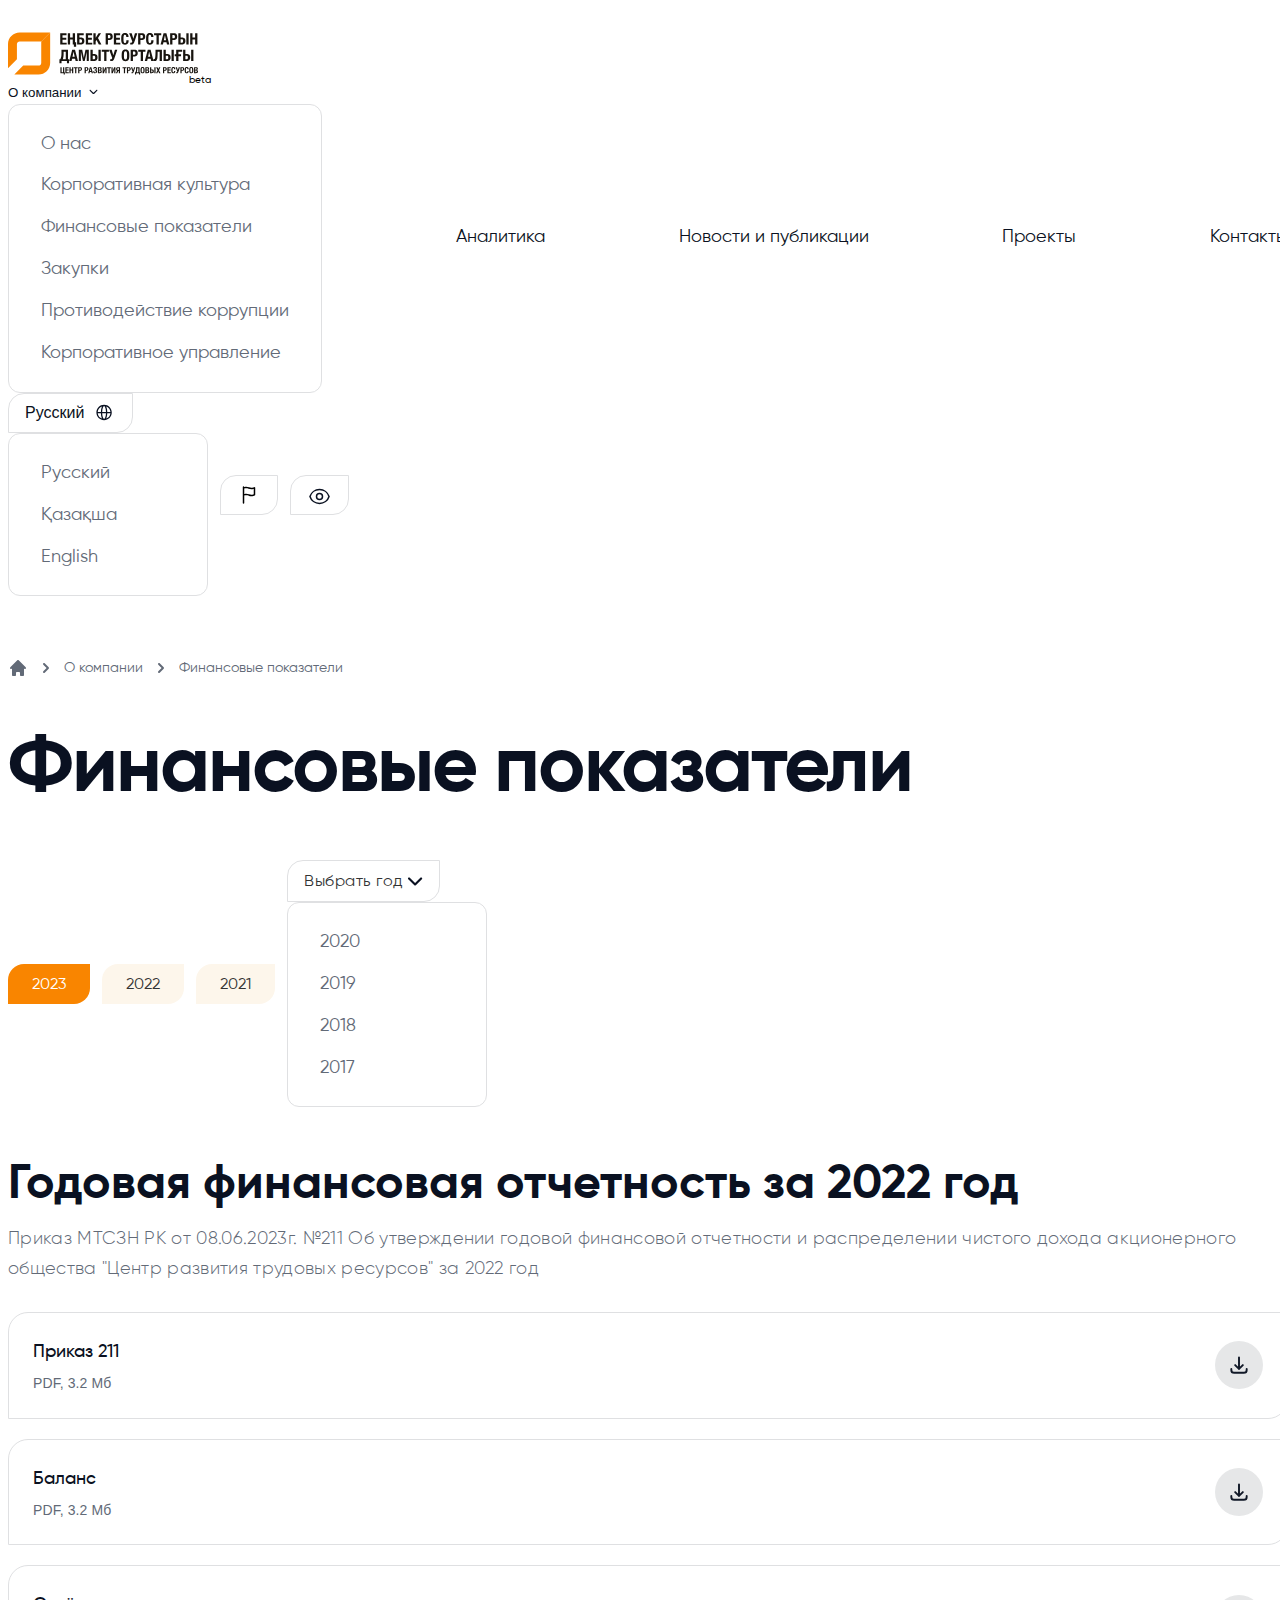
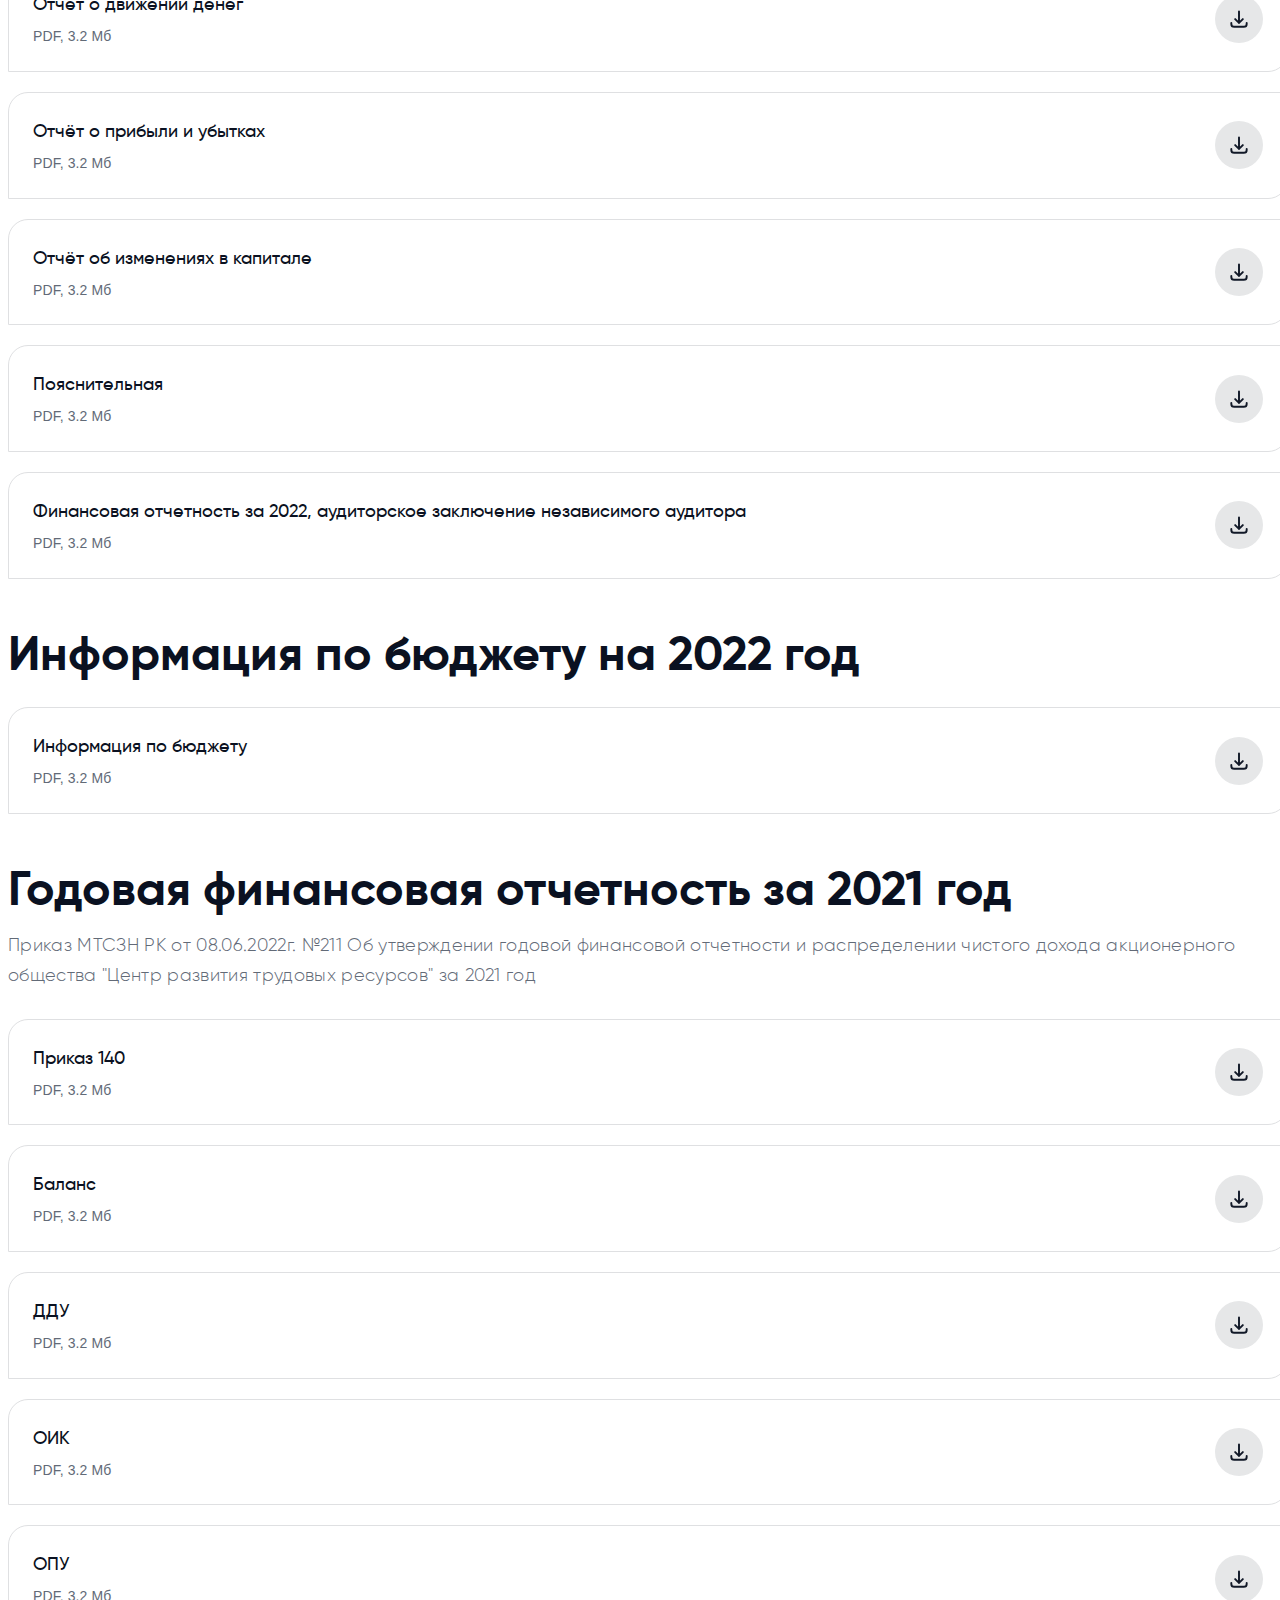
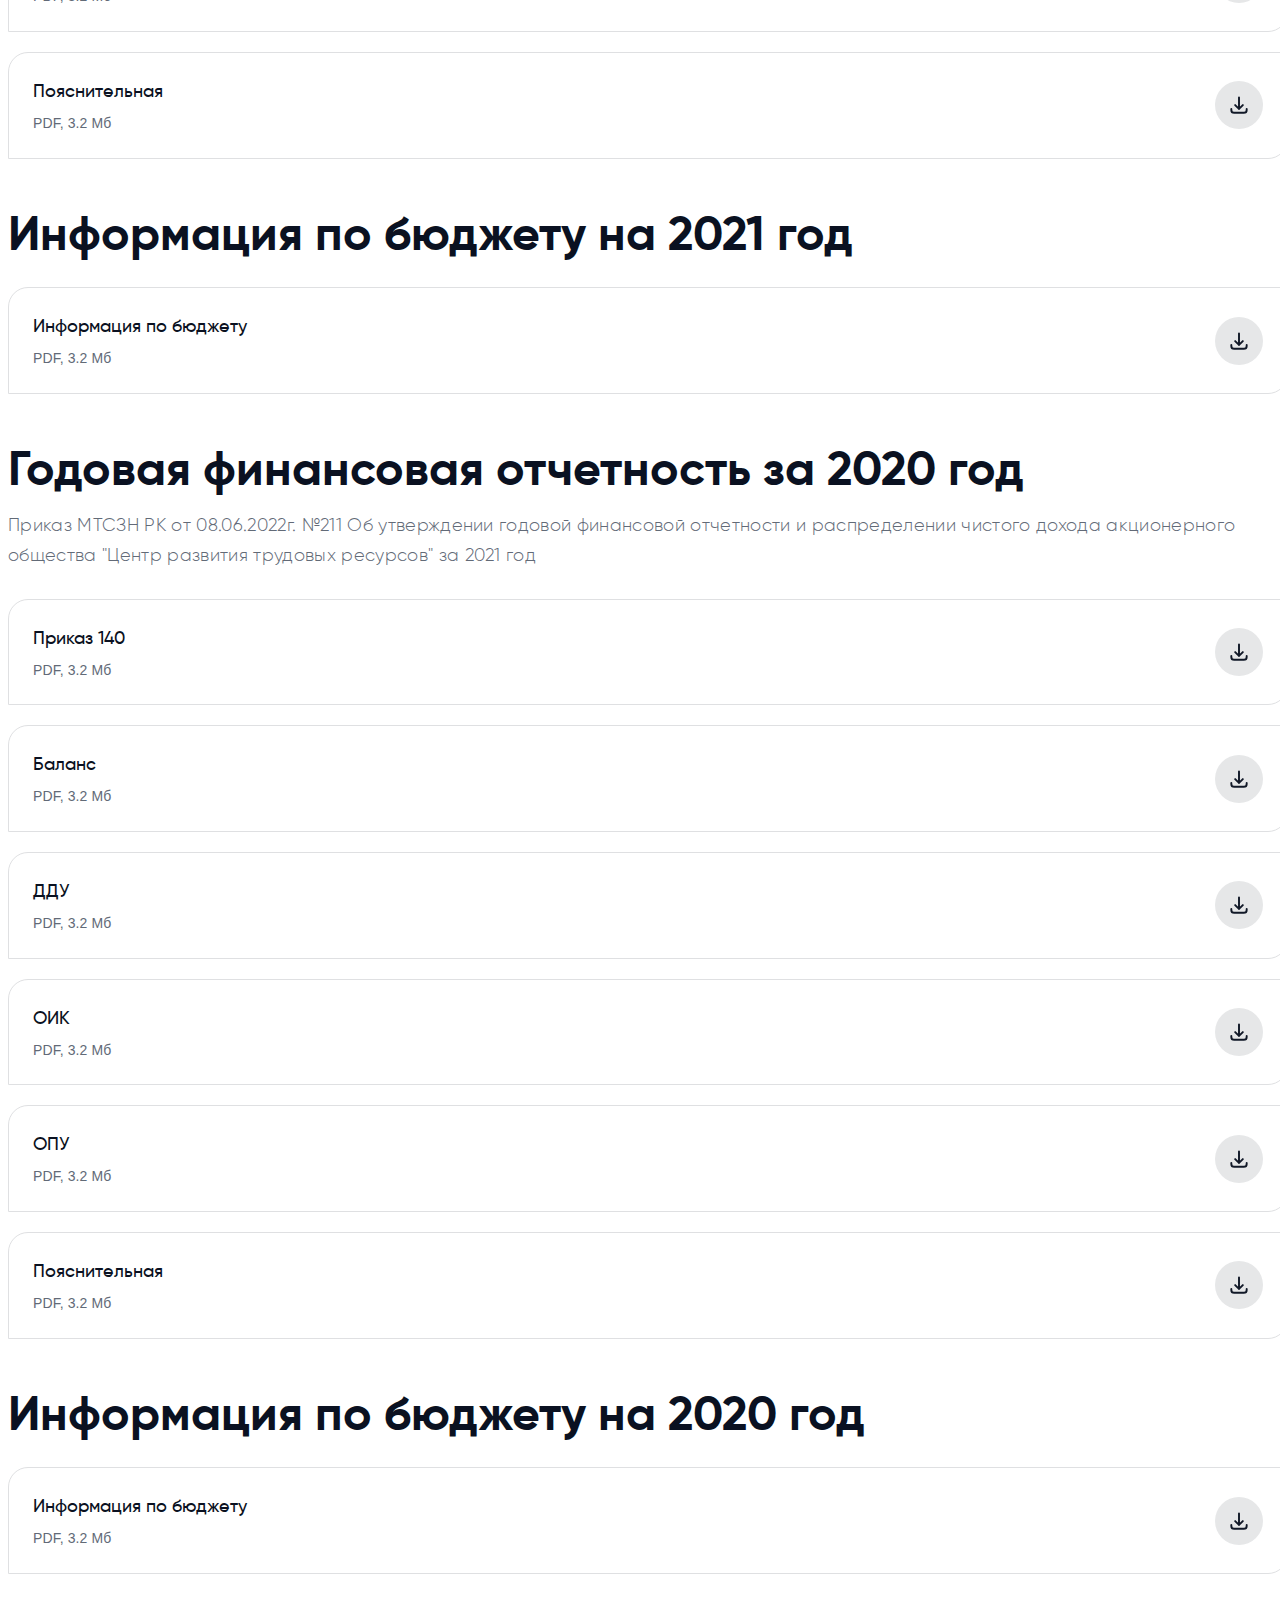
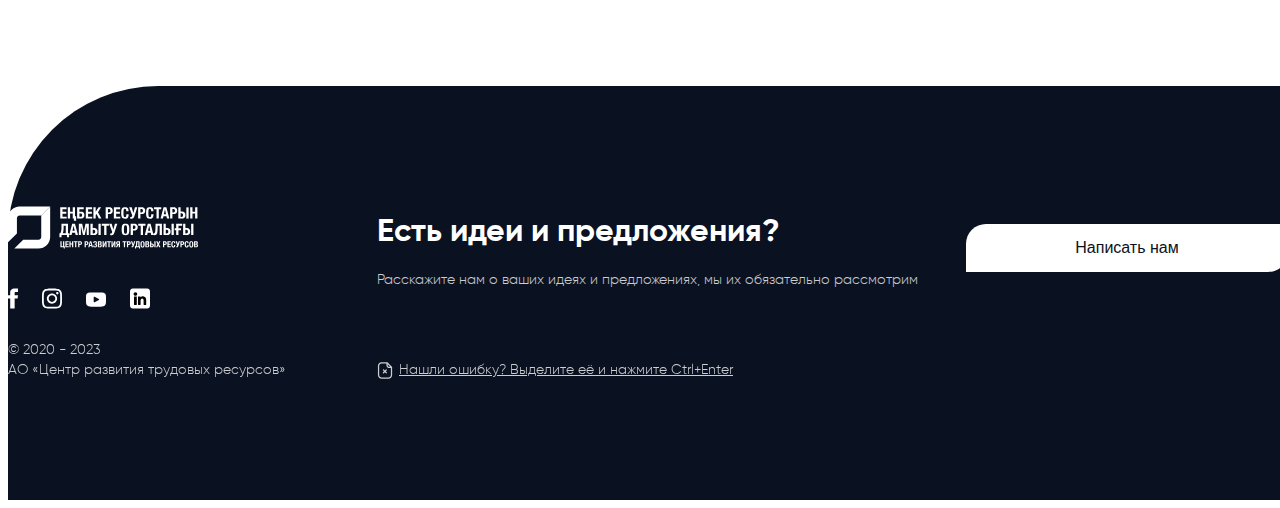
<file: finance/index.html>
<!DOCTYPE html> <html lang="ru" dir="ltr" data-bvi-fontsize="10"> <head> <title>Финансовые показатели</title> <meta charset="utf-8"/> <meta name="viewport" content="width=device-width,initial-scale=1"/> <link href="/favicon.png" rel="icon" type="image/png"> <link href="https://cdn.jsdelivr.net/npm/bootstrap@5.0.2/dist/css/bootstrap.min.css" rel="stylesheet" integrity="sha384-EVSTQN3/azprG1Anm3QDgpJLIm9Nao0Yz1ztcQTwFspd3yD65VohhpuuCOmLASjC" crossorigin="anonymous"> <link href="../assets/css/bvi.min.css" rel="stylesheet"> <link href="../assets/css/main.css" rel="stylesheet"> <script src="https://cdn.jsdelivr.net/npm/bootstrap@5.0.2/dist/js/bootstrap.bundle.min.js" integrity="sha384-MrcW6ZMFYlzcLA8Nl+NtUVF0sA7MsXsP1UyJoMp4YLEuNSfAP+JcXn/tWtIaxVXM" crossorigin="anonymous"></script> <script src="../assets/js/common.js"></script> <link href="../assets/css/finance.css" rel="stylesheet"> </head> <body> <header id="header" class="header white-type static"> <div class="container header__container"> <div class="row header__row align-items-center justify-content-between"> <a href="" data-type="beta" class="header__logo"> <svg width="190" height="43" viewBox="0 0 190 43" fill="none">
<path d="M42.1572 0.499832H11.6345C5.21926 0.499832 0 5.69961 0 12.0914V36.2158L8.92022 27.3289V12.0914C8.92022 10.6002 10.1379 9.38677 11.6345 9.38677H33.237L42.1572 0.499832Z" fill="#F98500"/>
<path d="M33.238 9.387V30.9087C33.238 32.3997 32.0201 33.6131 30.5232 33.6131H15.2285L6.30859 42.5H30.5232C36.939 42.5 42.1582 37.3002 42.1582 30.9087V0.500061L33.238 9.387Z" fill="#F98500"/>
<path d="M183.134 17.785H185.407V29.0139H183.134V17.785ZM178.019 27.2997C178.703 27.2997 179.184 27.1715 179.464 26.9144C179.742 26.6576 179.882 26.1831 179.882 25.4912C179.882 25.1452 179.842 24.8596 179.763 24.634C179.684 24.4087 179.571 24.2306 179.424 24.0993C179.277 23.9684 179.09 23.8766 178.864 23.8241C178.637 23.7717 178.377 23.7454 178.082 23.7454H177.388V27.2997H178.019ZM175.115 17.785H177.388V22.0313H178.587C179.166 22.0313 179.679 22.0917 180.126 22.2121C180.574 22.3328 180.95 22.5294 181.255 22.8018C181.56 23.0747 181.794 23.4309 181.958 23.8713C182.121 24.3117 182.202 24.8463 182.202 25.4754C182.202 26.1151 182.121 26.6604 181.958 27.111C181.794 27.5619 181.558 27.9288 181.247 28.2119C180.937 28.4949 180.558 28.6994 180.111 28.8252C179.663 28.9511 179.156 29.0139 178.587 29.0139H175.115V17.785ZM168.169 24.1386H166.669V22.2829H168.169V17.785H174.183V19.6408H170.442V22.2829H173.062V24.1386H170.442V29.0139H168.169V24.1386ZM163.528 17.785H165.801V29.0139H163.528V17.785ZM158.413 27.2997C159.097 27.2997 159.579 27.1715 159.858 26.9144C160.136 26.6576 160.276 26.1831 160.276 25.4912C160.276 25.1452 160.236 24.8596 160.158 24.634C160.079 24.4087 159.965 24.2306 159.818 24.0993C159.671 23.9684 159.484 23.8766 159.258 23.8241C159.031 23.7717 158.771 23.7454 158.476 23.7454H157.782V27.2997H158.413ZM155.509 17.785H157.782V22.0313H158.982C159.56 22.0313 160.073 22.0917 160.521 22.2121C160.968 22.3328 161.344 22.5294 161.649 22.8018C161.954 23.0747 162.189 23.4309 162.352 23.8713C162.515 24.3117 162.596 24.8463 162.596 25.4754C162.596 26.1151 162.515 26.6604 162.352 27.111C162.189 27.5619 161.952 27.9288 161.641 28.2119C161.331 28.4949 160.952 28.6994 160.505 28.8252C160.057 28.9511 159.55 29.0139 158.982 29.0139H155.509V17.785ZM146.542 29.1083C146.395 29.1083 146.219 29.0977 146.014 29.0769C145.808 29.0557 145.658 29.0348 145.564 29.0139V27.0795C145.616 27.0901 145.677 27.098 145.745 27.1031C145.814 27.1086 145.858 27.111 145.879 27.111C146.058 27.111 146.224 27.098 146.377 27.0717C146.529 27.0456 146.666 26.9458 146.787 26.7729C146.908 26.5999 147.013 26.3247 147.103 25.9472C147.192 25.5698 147.266 25.0351 147.324 24.3431C147.382 23.6511 147.426 22.7731 147.458 21.7089C147.49 20.6448 147.505 19.3368 147.505 17.785H153.93V29.0139H151.657V19.6408H149.652C149.652 20.9618 149.634 22.1153 149.597 23.1007C149.56 24.0863 149.499 24.9303 149.415 25.6327C149.331 26.3352 149.213 26.9119 149.06 27.3626C148.908 27.8135 148.715 28.1674 148.484 28.4242C148.252 28.6813 147.976 28.8593 147.655 28.9589C147.334 29.0584 146.963 29.1083 146.542 29.1083ZM142.28 24.7835L141.191 19.7351H141.16L140.07 24.7835H142.28ZM139.77 17.785H142.58L145.564 29.0139H143.196L142.675 26.6392H139.676L139.155 29.0139H136.787L139.77 17.785ZM132.73 19.6408H130.267V17.785H137.466V19.6408H135.003V29.0139H132.73V19.6408ZM125.958 22.8648C126.41 22.8648 126.776 22.7287 127.055 22.4559C127.334 22.1834 127.473 21.7588 127.473 21.1819C127.473 20.6158 127.352 20.1861 127.11 19.8924C126.868 19.599 126.463 19.4521 125.895 19.4521H124.948V22.8648H125.958ZM122.674 17.785H126.653C127.231 17.785 127.718 17.8821 128.113 18.076C128.507 18.2701 128.825 18.5242 129.068 18.8387C129.31 19.1532 129.483 19.5125 129.589 19.916C129.694 20.3198 129.746 20.7314 129.746 21.1505C129.746 21.7379 129.66 22.2436 129.486 22.6682C129.312 23.0928 129.07 23.4415 128.76 23.714C128.449 23.9868 128.073 24.1912 127.631 24.3273C127.189 24.4638 126.7 24.5318 126.163 24.5318H124.948V29.0139H122.674V17.785ZM117.497 27.5671C117.834 27.5671 118.105 27.4911 118.31 27.339C118.515 27.1872 118.673 26.9458 118.783 26.6156C118.894 26.2853 118.967 25.8556 119.004 25.3261C119.041 24.7967 119.06 24.1544 119.06 23.3995C119.06 22.6446 119.041 22.0052 119.004 21.4808C118.967 20.9567 118.894 20.5269 118.783 20.1912C118.673 19.8558 118.515 19.6121 118.31 19.4599C118.105 19.308 117.834 19.2319 117.497 19.2319C117.16 19.2319 116.889 19.308 116.684 19.4599C116.479 19.6121 116.321 19.8558 116.21 20.1912C116.1 20.5269 116.026 20.9567 115.989 21.4808C115.952 22.0052 115.934 22.6446 115.934 23.3995C115.934 24.1544 115.952 24.7967 115.989 25.3261C116.026 25.8556 116.1 26.2853 116.21 26.6156C116.321 26.9458 116.479 27.1872 116.684 27.339C116.889 27.4911 117.16 27.5671 117.497 27.5671ZM117.497 29.187C116.644 29.187 115.966 29.0478 115.46 28.7702C114.955 28.4925 114.569 28.0993 114.3 27.5907C114.032 27.0823 113.858 26.474 113.779 25.7663C113.7 25.0586 113.661 24.2698 113.661 23.3995C113.661 22.5503 113.7 21.7666 113.779 21.0483C113.858 20.3303 114.032 19.7143 114.3 19.2004C114.569 18.6869 114.955 18.2858 115.46 17.9973C115.966 17.7091 116.644 17.5649 117.497 17.5649C118.349 17.5649 119.028 17.7091 119.533 17.9973C120.038 18.2858 120.425 18.6869 120.693 19.2004C120.962 19.7143 121.135 20.3303 121.214 21.0483C121.293 21.7666 121.333 22.5503 121.333 23.3995C121.333 24.2698 121.293 25.0586 121.214 25.7663C121.135 26.474 120.962 27.0823 120.693 27.5907C120.425 28.0993 120.038 28.4925 119.533 28.7702C119.028 29.0478 118.349 29.187 117.497 29.187ZM103.211 29.0769H102.974C102.911 29.0769 102.845 29.0741 102.776 29.069C102.708 29.0636 102.629 29.0584 102.54 29.0533C102.45 29.0478 102.332 29.0348 102.185 29.0139V27.2997C102.406 27.3312 102.627 27.3469 102.848 27.3469C103.216 27.3469 103.484 27.2525 103.653 27.0638C103.821 26.875 103.979 26.6077 104.126 26.2617L104.237 26.0102L101.143 17.785H103.668L105.326 23.3052L106.92 17.785H109.288L106.589 25.8686C106.399 26.4559 106.212 26.9513 106.028 27.3548C105.844 27.7585 105.631 28.0888 105.389 28.3456C105.147 28.6026 104.852 28.7886 104.505 28.9039C104.158 29.0191 103.726 29.0769 103.211 29.0769ZM96.1861 19.6408H93.7235V17.785H100.922V19.6408H98.4592V29.0139H96.1861V19.6408ZM90.4717 17.785H92.7448V29.0139H90.4717V17.785ZM85.3571 27.2997C86.041 27.2997 86.5226 27.1715 86.8015 26.9144C87.0802 26.6576 87.2198 26.1831 87.2198 25.4912C87.2198 25.1452 87.1804 24.8596 87.1015 24.634C87.0225 24.4087 86.9092 24.2306 86.7621 24.0993C86.6145 23.9684 86.4278 23.8766 86.2017 23.8241C85.9752 23.7717 85.7148 23.7454 85.4203 23.7454H84.7257V27.2997H85.3571ZM82.4525 17.785H84.7257V22.0313H85.9254C86.504 22.0313 87.017 22.0917 87.4645 22.2121C87.9116 22.3328 88.2878 22.5294 88.5931 22.8018C88.8983 23.0747 89.1324 23.4309 89.2956 23.8713C89.4586 24.3117 89.5403 24.8463 89.5403 25.4754C89.5403 26.1151 89.4586 26.6604 89.2956 27.111C89.1324 27.5619 88.8956 27.9288 88.5853 28.2119C88.2747 28.4949 87.8959 28.6994 87.4487 28.8252C87.0013 28.9511 86.4937 29.0139 85.9254 29.0139H82.4525V17.785ZM70.8185 17.785H74.1966L75.8067 25.7113H75.8382L77.4642 17.785H80.8266V29.0139H78.7429V20.0496H78.7112L76.7065 29.0139H74.9385L72.9337 20.0496H72.9022V29.0139H70.8185V17.785ZM66.6984 24.7835L65.6092 19.7351H65.5776L64.4884 24.7835H66.6984ZM64.1885 17.785H66.9984L69.9818 29.0139H67.614L67.093 26.6392H64.0937L63.5729 29.0139H61.205L64.1885 17.785ZM57.7636 27.1581V19.6408H55.6325V21.465C55.6325 21.9054 55.6193 22.3772 55.5931 22.8805C55.5667 23.3837 55.522 23.887 55.459 24.3903C55.3957 24.8935 55.309 25.3838 55.1985 25.8607C55.088 26.3379 54.9483 26.7705 54.7801 27.1581H57.7636ZM51.4336 27.1581H52.3334C52.6175 26.6235 52.8358 26.102 52.9885 25.5934C53.1409 25.0849 53.2514 24.5633 53.32 24.0285C53.3883 23.4939 53.4305 22.941 53.4462 22.3694C53.462 21.798 53.4699 21.1819 53.4699 20.5214V17.785H59.9894V27.1581H61.047V31.2314H58.9475V29.0139H53.5331V31.2314H51.4336V27.1581Z" fill="#18140F"/>
<path d="M187.747 40.3028C188.04 40.3028 188.277 40.2382 188.458 40.1089C188.639 39.9795 188.729 39.7406 188.729 39.3919C188.729 39.2176 188.705 39.0729 188.657 38.9575C188.609 38.8423 188.544 38.7496 188.462 38.6792C188.38 38.6089 188.283 38.5598 188.17 38.5315C188.057 38.5035 187.933 38.4893 187.798 38.4893H187.273V40.3028H187.747ZM187.62 37.646C187.959 37.646 188.205 37.5856 188.361 37.4646C188.516 37.3437 188.593 37.1398 188.593 36.8531C188.593 36.5663 188.523 36.3639 188.382 36.2458C188.241 36.1278 188.018 36.0686 187.713 36.0686H187.273V37.646H187.62ZM186.054 35.1746H188.094C188.342 35.1746 188.572 35.1999 188.784 35.2505C188.996 35.3011 189.178 35.3855 189.33 35.5036C189.482 35.6216 189.601 35.7791 189.686 35.9759C189.77 36.1727 189.813 36.4145 189.813 36.7012C189.813 37.0274 189.736 37.3073 189.584 37.5405C189.432 37.7739 189.203 37.9327 188.898 38.0171V38.0339C189.237 38.079 189.505 38.2224 189.702 38.4641C189.9 38.706 189.999 39.0293 189.999 39.4341C189.999 39.6703 189.968 39.8952 189.906 40.1089C189.844 40.3226 189.738 40.5095 189.588 40.6697C189.439 40.83 189.244 40.958 189.004 41.0535C188.764 41.1492 188.466 41.1969 188.111 41.1969H186.054V35.1746ZM183.277 40.421C183.457 40.421 183.603 40.3802 183.713 40.2986C183.823 40.2172 183.907 40.0877 183.967 39.9106C184.026 39.7335 184.065 39.5029 184.085 39.219C184.105 38.9351 184.115 38.5906 184.115 38.1858C184.115 37.7809 184.105 37.438 184.085 37.1568C184.065 36.8757 184.026 36.6451 183.967 36.4651C183.907 36.2853 183.823 36.1545 183.713 36.0728C183.603 35.9914 183.457 35.9506 183.277 35.9506C183.096 35.9506 182.951 35.9914 182.841 36.0728C182.731 36.1545 182.646 36.2853 182.587 36.4651C182.527 36.6451 182.488 36.8757 182.468 37.1568C182.448 37.438 182.439 37.7809 182.439 38.1858C182.439 38.5906 182.448 38.9351 182.468 39.219C182.488 39.5029 182.527 39.7335 182.587 39.9106C182.646 40.0877 182.731 40.2172 182.841 40.2986C182.951 40.3802 183.096 40.421 183.277 40.421ZM183.277 41.2897C182.819 41.2897 182.455 41.2151 182.185 41.0662C181.914 40.9172 181.706 40.7064 181.562 40.4336C181.418 40.1609 181.325 39.8348 181.283 39.4552C181.241 39.0757 181.219 38.6526 181.219 38.1858C181.219 37.7302 181.241 37.31 181.283 36.9247C181.325 36.5397 181.418 36.2093 181.562 35.9337C181.706 35.6583 181.914 35.4432 182.185 35.2885C182.455 35.1339 182.819 35.0566 183.277 35.0566C183.734 35.0566 184.098 35.1339 184.369 35.2885C184.64 35.4432 184.847 35.6583 184.991 35.9337C185.135 36.2093 185.228 36.5397 185.27 36.9247C185.313 37.31 185.334 37.7302 185.334 38.1858C185.334 38.6526 185.313 39.0757 185.27 39.4552C185.228 39.8348 185.135 40.1609 184.991 40.4336C184.847 40.7064 184.64 40.9172 184.369 41.0662C184.098 41.2151 183.734 41.2897 183.277 41.2897ZM178.73 41.2897C178.273 41.2897 177.909 41.2151 177.638 41.0662C177.367 40.9172 177.16 40.7064 177.016 40.4336C176.872 40.1609 176.779 39.8348 176.737 39.4552C176.694 39.0757 176.673 38.6526 176.673 38.1858C176.673 37.7302 176.694 37.31 176.737 36.9247C176.779 36.5397 176.872 36.2093 177.016 35.9337C177.16 35.6583 177.367 35.4432 177.638 35.2885C177.909 35.1339 178.273 35.0566 178.73 35.0566C179.165 35.0566 179.508 35.1269 179.759 35.2673C180.01 35.408 180.198 35.5865 180.322 35.8029C180.446 36.0196 180.524 36.2529 180.555 36.503C180.586 36.7533 180.601 36.9881 180.601 37.2074H179.382C179.382 36.7687 179.33 36.4497 179.226 36.25C179.121 36.0505 178.931 35.9506 178.654 35.9506C178.502 35.9506 178.376 35.9914 178.277 36.0728C178.179 36.1545 178.101 36.2867 178.045 36.4693C177.988 36.6521 177.949 36.8911 177.926 37.1862C177.903 37.4815 177.892 37.8429 177.892 38.2702C177.892 38.7256 177.908 39.0939 177.939 39.375C177.97 39.6562 178.018 39.8741 178.083 40.0287C178.147 40.1834 178.229 40.2874 178.328 40.3408C178.427 40.3943 178.541 40.421 178.671 40.421C178.778 40.421 178.878 40.4027 178.972 40.366C179.065 40.3296 179.145 40.2565 179.213 40.1467C179.281 40.0371 179.334 39.8826 179.374 39.6829C179.413 39.4833 179.433 39.2204 179.433 38.8942H180.652C180.652 39.2261 180.627 39.5367 180.576 39.8262C180.525 40.116 180.431 40.369 180.292 40.5854C180.154 40.802 179.959 40.9734 179.708 41.0999C179.457 41.2265 179.131 41.2897 178.73 41.2897ZM174.167 37.8989C174.41 37.8989 174.606 37.8259 174.756 37.6796C174.905 37.5335 174.98 37.3057 174.98 36.9965C174.98 36.6928 174.915 36.4623 174.785 36.3049C174.655 36.1475 174.438 36.0686 174.133 36.0686H173.625V37.8989H174.167ZM172.406 35.1746H174.539C174.85 35.1746 175.111 35.2267 175.323 35.3307C175.534 35.4348 175.705 35.571 175.835 35.7397C175.965 35.9084 176.058 36.1011 176.114 36.3175C176.171 36.534 176.199 36.7547 176.199 36.9796C176.199 37.2945 176.152 37.5658 176.059 37.7936C175.966 38.0213 175.836 38.2083 175.67 38.3544C175.503 38.5007 175.302 38.6104 175.064 38.6834C174.827 38.7566 174.565 38.793 174.277 38.793H173.625V41.1969H172.406V35.1746ZM168.706 41.2307H168.579C168.545 41.2307 168.51 41.2292 168.473 41.2265C168.437 41.2235 168.394 41.2207 168.346 41.2179C168.299 41.2151 168.235 41.2081 168.156 41.1969V40.2775C168.275 40.2944 168.393 40.3028 168.512 40.3028C168.709 40.3028 168.853 40.2522 168.943 40.1511C169.034 40.0498 169.118 39.9064 169.197 39.7209L169.257 39.5859L167.597 35.1746H168.952L169.841 38.1352L170.696 35.1746H171.966L170.518 39.51C170.417 39.825 170.316 40.0907 170.218 40.307C170.119 40.5235 170.004 40.7007 169.875 40.8384C169.745 40.9763 169.587 41.0761 169.401 41.1379C169.214 41.1997 168.983 41.2307 168.706 41.2307ZM165.388 41.2897C164.93 41.2897 164.566 41.2151 164.295 41.0662C164.025 40.9172 163.817 40.7064 163.673 40.4336C163.529 40.1609 163.436 39.8348 163.394 39.4552C163.351 39.0757 163.33 38.6526 163.33 38.1858C163.33 37.7302 163.351 37.31 163.394 36.9247C163.436 36.5397 163.529 36.2093 163.673 35.9337C163.817 35.6583 164.025 35.4432 164.295 35.2885C164.566 35.1339 164.93 35.0566 165.388 35.0566C165.822 35.0566 166.165 35.1269 166.416 35.2673C166.667 35.408 166.855 35.5865 166.979 35.8029C167.103 36.0196 167.181 36.2529 167.212 36.503C167.243 36.7533 167.259 36.9881 167.259 37.2074H166.039C166.039 36.7687 165.987 36.4497 165.883 36.25C165.778 36.0505 165.588 35.9506 165.311 35.9506C165.159 35.9506 165.033 35.9914 164.935 36.0728C164.836 36.1545 164.758 36.2867 164.702 36.4693C164.645 36.6521 164.606 36.8911 164.583 37.1862C164.561 37.4815 164.549 37.8429 164.549 38.2702C164.549 38.7256 164.565 39.0939 164.596 39.375C164.627 39.6562 164.675 39.8741 164.74 40.0287C164.805 40.1834 164.887 40.2874 164.986 40.3408C165.084 40.3943 165.198 40.421 165.328 40.421C165.435 40.421 165.536 40.4027 165.629 40.366C165.722 40.3296 165.802 40.2565 165.87 40.1467C165.938 40.0371 165.992 39.8826 166.031 39.6829C166.07 39.4833 166.09 39.2204 166.09 38.8942H167.309C167.309 39.2261 167.284 39.5367 167.233 39.8262C167.182 40.116 167.088 40.369 166.95 40.5854C166.811 40.802 166.616 40.9734 166.365 41.0999C166.114 41.2265 165.788 41.2897 165.388 41.2897ZM159.385 35.1746H162.763V36.1699H160.604V37.5869H162.636V38.5821H160.604V40.2017H162.848V41.1969H159.385V35.1746ZM156.752 37.8989C156.995 37.8989 157.191 37.8259 157.34 37.6796C157.49 37.5335 157.565 37.3057 157.565 36.9965C157.565 36.6928 157.5 36.4623 157.37 36.3049C157.24 36.1475 157.023 36.0686 156.718 36.0686H156.21V37.8989H156.752ZM154.991 35.1746H157.125C157.435 35.1746 157.696 35.2267 157.908 35.3307C158.119 35.4348 158.29 35.571 158.42 35.7397C158.55 35.9084 158.643 36.1011 158.699 36.3175C158.756 36.534 158.784 36.7547 158.784 36.9796C158.784 37.2945 158.737 37.5658 158.644 37.7936C158.551 38.0213 158.421 38.2083 158.255 38.3544C158.088 38.5007 157.887 38.6104 157.649 38.6834C157.412 38.7566 157.15 38.793 156.862 38.793H156.21V41.1969H154.991V35.1746ZM149.547 38.152L148.159 35.1746H149.505L150.284 37.123L151.054 35.1746H152.383L150.978 38.152L152.485 41.1969H151.114L150.242 39.1557L149.378 41.1969H148.04L149.547 38.152ZM146.347 35.1746H147.566V41.1969H146.347V35.1746ZM143.604 40.2775C143.971 40.2775 144.229 40.2088 144.379 40.0709C144.528 39.9332 144.603 39.6787 144.603 39.3076C144.603 39.122 144.582 38.9689 144.539 38.8478C144.497 38.727 144.437 38.6314 144.357 38.5611C144.278 38.4909 144.178 38.4417 144.057 38.4135C143.935 38.3855 143.796 38.3713 143.638 38.3713H143.265V40.2775H143.604ZM142.046 35.1746H143.265V37.4519H143.909C144.219 37.4519 144.494 37.4844 144.734 37.5489C144.974 37.6136 145.176 37.7191 145.34 37.8652C145.503 38.0116 145.629 38.2026 145.716 38.4388C145.804 38.675 145.847 38.9617 145.847 39.2992C145.847 39.6422 145.804 39.9346 145.716 40.1763C145.629 40.4182 145.502 40.6149 145.335 40.7667C145.169 40.9186 144.966 41.0282 144.726 41.0957C144.486 41.1631 144.214 41.1969 143.909 41.1969H142.046V35.1746ZM139.032 40.3028C139.326 40.3028 139.563 40.2382 139.743 40.1089C139.924 39.9795 140.014 39.7406 140.014 39.3919C140.014 39.2176 139.99 39.0729 139.942 38.9575C139.894 38.8423 139.829 38.7496 139.748 38.6792C139.666 38.6089 139.568 38.5598 139.456 38.5315C139.343 38.5035 139.219 38.4893 139.083 38.4893H138.558V40.3028H139.032ZM138.905 37.646C139.244 37.646 139.491 37.5856 139.646 37.4646C139.801 37.3437 139.879 37.1398 139.879 36.8531C139.879 36.5663 139.808 36.3639 139.667 36.2458C139.526 36.1278 139.303 36.0686 138.998 36.0686H138.558V37.646H138.905ZM137.339 35.1746H139.379C139.628 35.1746 139.858 35.1999 140.069 35.2505C140.281 35.3011 140.463 35.3855 140.615 35.5036C140.768 35.6216 140.886 35.7791 140.971 35.9759C141.056 36.1727 141.098 36.4145 141.098 36.7012C141.098 37.0274 141.022 37.3073 140.869 37.5405C140.717 37.7739 140.488 37.9327 140.184 38.0171V38.0339C140.522 38.079 140.79 38.2224 140.988 38.4641C141.185 38.706 141.284 39.0293 141.284 39.4341C141.284 39.6703 141.253 39.8952 141.191 40.1089C141.129 40.3226 141.023 40.5095 140.874 40.6697C140.724 40.83 140.529 40.958 140.29 41.0535C140.05 41.1492 139.752 41.1969 139.396 41.1969H137.339V35.1746ZM134.562 40.421C134.743 40.421 134.888 40.3802 134.998 40.2986C135.108 40.2172 135.193 40.0877 135.252 39.9106C135.311 39.7335 135.351 39.5029 135.371 39.219C135.39 38.9351 135.4 38.5906 135.4 38.1858C135.4 37.7809 135.39 37.438 135.371 37.1568C135.351 36.8757 135.311 36.6451 135.252 36.4651C135.193 36.2853 135.108 36.1545 134.998 36.0728C134.888 35.9914 134.743 35.9506 134.562 35.9506C134.381 35.9506 134.236 35.9914 134.126 36.0728C134.016 36.1545 133.931 36.2853 133.872 36.4651C133.813 36.6451 133.773 36.8757 133.754 37.1568C133.734 37.438 133.724 37.7809 133.724 38.1858C133.724 38.5906 133.734 38.9351 133.754 39.219C133.773 39.5029 133.813 39.7335 133.872 39.9106C133.931 40.0877 134.016 40.2172 134.126 40.2986C134.236 40.3802 134.381 40.421 134.562 40.421ZM134.562 41.2897C134.105 41.2897 133.741 41.2151 133.47 41.0662C133.199 40.9172 132.992 40.7064 132.848 40.4336C132.704 40.1609 132.611 39.8348 132.568 39.4552C132.526 39.0757 132.505 38.6526 132.505 38.1858C132.505 37.7302 132.526 37.31 132.568 36.9247C132.611 36.5397 132.704 36.2093 132.848 35.9337C132.992 35.6583 133.199 35.4432 133.47 35.2885C133.741 35.1339 134.105 35.0566 134.562 35.0566C135.019 35.0566 135.383 35.1339 135.654 35.2885C135.925 35.4432 136.133 35.6583 136.276 35.9337C136.421 36.2093 136.514 36.5397 136.556 36.9247C136.598 37.31 136.619 37.7302 136.619 38.1858C136.619 38.6526 136.598 39.0757 136.556 39.4552C136.514 39.8348 136.421 40.1609 136.276 40.4336C136.133 40.7064 135.925 40.9172 135.654 41.0662C135.383 41.2151 135.019 41.2897 134.562 41.2897ZM130.363 40.2017V36.1699H129.22V37.1482C129.22 37.3845 129.213 37.6375 129.199 37.9074C129.185 38.1773 129.161 38.4472 129.127 38.7171C129.093 38.9871 129.046 39.25 128.987 39.5057C128.928 39.7617 128.853 39.9937 128.763 40.2017H130.363ZM126.968 40.2017H127.451C127.603 39.9148 127.72 39.6352 127.802 39.3624C127.884 39.0897 127.943 38.81 127.98 38.5231C128.016 38.2364 128.039 37.9398 128.047 37.6333C128.056 37.3269 128.06 36.9965 128.06 36.6422V35.1746H131.557V40.2017H132.124V42.3862H130.998V41.1969H128.094V42.3862H126.968V40.2017ZM124.03 41.2307H123.903C123.869 41.2307 123.834 41.2292 123.797 41.2265C123.761 41.2235 123.718 41.2207 123.67 41.2179C123.622 41.2151 123.559 41.2081 123.48 41.1969V40.2775C123.598 40.2944 123.717 40.3028 123.835 40.3028C124.033 40.3028 124.177 40.2522 124.267 40.1511C124.357 40.0498 124.442 39.9064 124.521 39.7209L124.58 39.5859L122.921 35.1746H124.276L125.165 38.1352L126.02 35.1746H127.29L125.842 39.51C125.74 39.825 125.64 40.0907 125.541 40.307C125.443 40.5235 125.328 40.7007 125.198 40.8384C125.069 40.9763 124.911 41.0761 124.724 41.1379C124.538 41.1997 124.307 41.2307 124.03 41.2307ZM120.694 37.8989C120.937 37.8989 121.133 37.8259 121.283 37.6796C121.432 37.5335 121.507 37.3057 121.507 36.9965C121.507 36.6928 121.442 36.4623 121.312 36.3049C121.183 36.1475 120.965 36.0686 120.661 36.0686H120.153V37.8989H120.694ZM118.933 35.1746H121.067C121.377 35.1746 121.638 35.2267 121.85 35.3307C122.062 35.4348 122.232 35.571 122.362 35.7397C122.492 35.9084 122.585 36.1011 122.642 36.3175C122.698 36.534 122.726 36.7547 122.726 36.9796C122.726 37.2945 122.68 37.5658 122.587 37.7936C122.494 38.0213 122.364 38.2083 122.197 38.3544C122.031 38.5007 121.829 38.6104 121.592 38.6834C121.355 38.7566 121.092 38.793 120.804 38.793H120.153V41.1969H118.933V35.1746ZM115.869 36.1699H114.548V35.1746H118.409V36.1699H117.088V41.1969H115.869V36.1699ZM110.789 37.9833V36.0686H110.306C109.968 36.0686 109.721 36.1404 109.566 36.2837C109.41 36.4271 109.333 36.6732 109.333 37.0218C109.333 37.3874 109.409 37.639 109.561 37.7766C109.714 37.9145 109.951 37.9833 110.273 37.9833H110.789ZM109.138 38.734C108.811 38.6159 108.554 38.4164 108.368 38.1352C108.181 37.8541 108.088 37.4829 108.088 37.0218C108.088 36.6957 108.133 36.4159 108.224 36.1826C108.314 35.9492 108.442 35.7581 108.609 35.609C108.775 35.46 108.977 35.3504 109.214 35.2801C109.451 35.2097 109.714 35.1746 110.002 35.1746H111.991V41.1969H110.781V38.8774H110.34L109.189 41.1969H107.843L109.138 38.734ZM103.466 35.1746H104.634V39.0377L106.116 35.1746H107.428V41.1969H106.26V37.3423L104.778 41.1969H103.466V35.1746ZM100.401 36.1699H99.0804V35.1746H102.941V36.1699H101.62V41.1969H100.401V36.1699ZM94.6017 35.1746H95.7701V39.0377L97.2516 35.1746H98.5639V41.1969H97.3955V37.3423L95.914 41.1969H94.6017V35.1746ZM91.5878 40.3028C91.8811 40.3028 92.1182 40.2382 92.299 40.1089C92.4795 39.9795 92.5699 39.7406 92.5699 39.3919C92.5699 39.2176 92.5457 39.0729 92.4979 38.9575C92.4499 38.8423 92.3849 38.7496 92.3032 38.6792C92.2212 38.6089 92.1239 38.5598 92.011 38.5315C91.8981 38.5035 91.774 38.4893 91.6386 38.4893H91.1136V40.3028H91.5878ZM91.4608 37.646C91.7994 37.646 92.0462 37.5856 92.2015 37.4646C92.3567 37.3437 92.4344 37.1398 92.4344 36.8531C92.4344 36.5663 92.3637 36.3639 92.2227 36.2458C92.0815 36.1278 91.8587 36.0686 91.5539 36.0686H91.1136V37.646H91.4608ZM89.8945 35.1746H91.9348C92.1832 35.1746 92.4132 35.1999 92.6249 35.2505C92.8366 35.3011 93.0186 35.3855 93.1709 35.5036C93.3233 35.6216 93.4418 35.7791 93.5265 35.9759C93.6112 36.1727 93.6535 36.4145 93.6535 36.7012C93.6535 37.0274 93.5773 37.3073 93.425 37.5405C93.2725 37.7739 93.0439 37.9327 92.7391 38.0171V38.0339C93.0778 38.079 93.3458 38.2224 93.5434 38.4641C93.7409 38.706 93.8398 39.0293 93.8398 39.4341C93.8398 39.6703 93.8087 39.8952 93.7467 40.1089C93.6845 40.3226 93.5786 40.5095 93.4292 40.6697C93.2795 40.83 93.0849 40.958 92.845 41.0535C92.6051 41.1492 92.3074 41.1969 91.9518 41.1969H89.8945V35.1746ZM87.0668 41.2897C86.7112 41.2897 86.4108 41.253 86.1652 41.1801C85.9197 41.1071 85.7207 40.9931 85.5683 40.8384C85.4159 40.6839 85.3059 40.4884 85.2382 40.2522C85.1704 40.0161 85.1365 39.7377 85.1365 39.4172V39.3412H86.3556V39.4004C86.3556 39.5353 86.3642 39.6632 86.3811 39.7841C86.398 39.9051 86.4347 40.0133 86.4911 40.1089C86.5475 40.2046 86.6237 40.2804 86.7198 40.3366C86.8156 40.3928 86.9454 40.421 87.1091 40.421C87.3632 40.421 87.5536 40.3464 87.6806 40.1974C87.8077 40.0485 87.8711 39.8108 87.8711 39.4847C87.8711 39.1418 87.8034 38.8985 87.668 38.755C87.5325 38.6117 87.3124 38.5401 87.0076 38.5401H86.8298C86.7451 38.5401 86.6745 38.5429 86.6181 38.5485V37.6038C86.6462 37.6094 86.6844 37.6122 86.7325 37.6122H86.8467C87.1796 37.6122 87.4168 37.5395 87.5579 37.3941C87.6989 37.2486 87.7695 37.008 87.7695 36.6722C87.7695 36.4151 87.713 36.2303 87.6002 36.1185C87.4873 36.0066 87.3321 35.9506 87.1346 35.9506C86.9484 35.9506 86.7903 35.991 86.6604 36.0717C86.5306 36.1525 86.4516 36.2847 86.4234 36.4683C86.412 36.5298 86.405 36.5826 86.4022 36.6272C86.3994 36.6718 86.398 36.733 86.398 36.8109H85.2043V36.7603C85.2043 36.1924 85.3707 35.7665 85.7038 35.4824C86.0367 35.1986 86.5194 35.0566 87.1515 35.0566C87.7385 35.0566 88.1886 35.1929 88.5018 35.4656C88.8151 35.7384 88.9718 36.1306 88.9718 36.6422C88.9718 36.7885 88.9534 36.9347 88.9168 37.0808C88.8799 37.2271 88.8235 37.3621 88.7474 37.4857C88.6712 37.6094 88.5765 37.7176 88.4637 37.8104C88.3508 37.9032 88.2211 37.9694 88.0743 38.0087C88.4073 38.0818 88.667 38.2322 88.8532 38.4599C89.0394 38.6876 89.1326 39.0039 89.1326 39.4088C89.1326 40.0498 88.9534 40.5235 88.595 40.83C88.2365 41.1365 87.7272 41.2897 87.0668 41.2897ZM83.1893 38.928L82.6052 36.2205H82.5882L82.0041 38.928H83.1893ZM81.8432 35.1746H83.3501L84.9503 41.1969H83.6804L83.401 39.9232H81.7924L81.5131 41.1969H80.2431L81.8432 35.1746ZM78.372 37.8989C78.6146 37.8989 78.8109 37.8259 78.9604 37.6796C79.1099 37.5335 79.1847 37.3057 79.1847 36.9965C79.1847 36.6928 79.1199 36.4623 78.9901 36.3049C78.8601 36.1475 78.6429 36.0686 78.3382 36.0686H77.8302V37.8989H78.372ZM76.6111 35.1746H78.7446C79.0549 35.1746 79.316 35.2267 79.5277 35.3307C79.7393 35.4348 79.91 35.571 80.0398 35.7397C80.1696 35.9084 80.2628 36.1011 80.3193 36.3175C80.3756 36.534 80.4039 36.7547 80.4039 36.9796C80.4039 37.2945 80.3573 37.5658 80.2642 37.7936C80.1711 38.0213 80.0412 38.2083 79.8748 38.3544C79.7083 38.5007 79.5064 38.6104 79.2694 38.6834C79.0324 38.7566 78.7699 38.793 78.4821 38.793H77.8302V41.1969H76.6111V35.1746ZM71.9462 37.8989C72.1888 37.8989 72.3849 37.8259 72.5346 37.6796C72.6841 37.5335 72.7589 37.3057 72.7589 36.9965C72.7589 36.6928 72.6939 36.4623 72.5642 36.3049C72.4343 36.1475 72.2171 36.0686 71.9123 36.0686H71.4044V37.8989H71.9462ZM70.1852 35.1746H72.3187C72.629 35.1746 72.8902 35.2267 73.1018 35.3307C73.3134 35.4348 73.4841 35.571 73.614 35.7397C73.7438 35.9084 73.8369 36.1011 73.8934 36.3175C73.9498 36.534 73.978 36.7547 73.978 36.9796C73.978 37.2945 73.9315 37.5658 73.8384 37.7936C73.7452 38.0213 73.6153 38.2083 73.4489 38.3544C73.2823 38.5007 73.0806 38.6104 72.8436 38.6834C72.6066 38.7566 72.3441 38.793 72.0562 38.793H71.4044V41.1969H70.1852V35.1746ZM67.1205 36.1699H65.7997V35.1746H69.6603V36.1699H68.3396V41.1969H67.1205V36.1699ZM61.4143 35.1746H62.6334V37.4773H64.0557V35.1746H65.2749V41.1969H64.0557V38.5231H62.6334V41.1969H61.4143V35.1746ZM57.342 35.1746H60.72V36.1699H58.5612V37.5869H60.593V38.5821H58.5612V40.2017H60.8047V41.1969H57.342V35.1746ZM55.7081 41.1969H52.4062V35.1746H53.6254V40.2017H55.0477V35.1746H56.2668V40.2017H56.8341V42.3862H55.7081V41.1969Z" fill="#18140F"/>
<path d="M67.0146 1.27139H64.7415V5.56484H62.0895V1.27139H59.8164V12.5003H62.0895V7.51492H64.7415V12.5003H65.8781V14.7461H68.1512V10.2545H67.0146V1.27139Z" fill="#18140F"/>
<path d="M102.048 5.94243C101.769 6.21526 101.404 6.35138 100.951 6.35138H99.9411V2.93868H100.888C101.457 2.93868 101.862 3.08555 102.104 3.37894C102.346 3.67256 102.467 4.10242 102.467 4.66851C102.467 5.24524 102.327 5.66996 102.048 5.94243ZM104.061 2.32526C103.819 2.01073 103.501 1.75672 103.106 1.56253C102.711 1.36869 102.225 1.27159 101.646 1.27159H97.668V12.5005H99.9411V8.01835H101.157C101.693 8.01835 102.183 7.95035 102.625 7.81388C103.067 7.67776 103.443 7.47328 103.753 7.20058C104.064 6.9281 104.306 6.57933 104.479 6.15473C104.653 5.73013 104.74 5.22444 104.74 4.63708C104.74 4.21786 104.687 3.80634 104.582 3.40254C104.477 2.99909 104.303 2.6398 104.061 2.32526Z" fill="#18140F"/>
<path d="M54.4958 7.62518H58.2843V5.76939H54.4958V3.12738H58.5211V1.27159H52.2227V12.5005H58.679V10.6447H54.4958V7.62518Z" fill="#18140F"/>
<path d="M108.133 7.62518H111.921V5.76939H108.133V3.12738H112.158V1.27159H105.859V12.5005H112.316V10.6447H108.133V7.62518Z" fill="#18140F"/>
<path d="M93.0426 1.27159H90.58L87.707 5.76939H87.6754V1.27159H85.4023V12.5005H87.6754V9.16643L88.5121 7.89251L90.8326 12.5005H93.3898L89.9802 6.08393L93.0426 1.27159Z" fill="#18140F"/>
<path d="M73.9594 9.85836C73.8856 10.0891 73.7724 10.2727 73.62 10.4088C73.4673 10.5452 73.2752 10.6396 73.0438 10.6919C72.8122 10.7445 72.5333 10.7705 72.2071 10.7705H71.4021V7.3263H72.2703C72.8702 7.3263 73.3201 7.43917 73.62 7.66443C73.92 7.89006 74.0699 8.3226 74.0699 8.96196C74.0699 9.32907 74.0329 9.62783 73.9594 9.85836ZM75.4432 6.3356C75.1379 6.07364 74.7617 5.88494 74.3146 5.76939C73.8672 5.65418 73.3595 5.59635 72.7913 5.59635H71.4021V3.12726H75.7116V1.27159H69.1289V12.5005H72.6176C73.2175 12.5005 73.7487 12.4375 74.212 12.3117C74.6749 12.186 75.0695 11.9815 75.3959 11.6984C75.722 11.4153 75.9693 11.0512 76.1378 10.6053C76.306 10.1598 76.3903 9.61732 76.3903 8.97761C76.3903 8.34854 76.3087 7.81656 76.1457 7.38145C75.9824 6.94645 75.7484 6.59779 75.4432 6.3356Z" fill="#18140F"/>
<path d="M80.0817 7.62518H83.8703V5.76939H80.0817V3.12738H84.107V1.27159H77.8086V12.5005H84.2649V10.6447H80.0817V7.62518Z" fill="#18140F"/>
<path d="M174.677 10.401C174.398 10.658 173.917 10.7863 173.233 10.7863H172.601V7.23201H173.296C173.59 7.23201 173.851 7.2583 174.077 7.31064C174.303 7.36322 174.49 7.45494 174.638 7.58592C174.785 7.71713 174.898 7.89531 174.977 8.12058C175.056 8.3462 175.095 8.63176 175.095 8.97773C175.095 9.66966 174.956 10.1442 174.677 10.401ZM176.469 6.2884C176.163 6.01592 175.787 5.81928 175.34 5.6987C174.893 5.57824 174.38 5.51783 173.801 5.51783H172.601V1.27159H170.328V12.5005H173.801C174.369 12.5005 174.877 12.4376 175.324 12.3118C175.771 12.186 176.15 11.9815 176.461 11.6984C176.771 11.4154 177.008 11.0485 177.171 10.5976C177.334 10.1468 177.416 9.60166 177.416 8.96196C177.416 8.33288 177.334 7.79822 177.171 7.35784C177.008 6.91747 176.774 6.56122 176.469 6.2884Z" fill="#18140F"/>
<path d="M178.348 12.5005H180.621V1.27159H178.348V12.5005Z" fill="#18140F"/>
<path d="M166.517 5.94243C166.238 6.21526 165.872 6.35138 165.42 6.35138H164.41V2.93868H165.357C165.925 2.93868 166.33 3.08555 166.572 3.37894C166.814 3.67256 166.936 4.10242 166.936 4.66851C166.936 5.24524 166.796 5.66996 166.517 5.94243ZM168.53 2.32526C168.288 2.01073 167.969 1.75672 167.575 1.56253C167.18 1.36869 166.693 1.27159 166.115 1.27159H162.137V12.5005H164.41V8.01835H165.625C166.162 8.01835 166.651 7.95035 167.093 7.81388C167.535 7.67776 167.912 7.47328 168.222 7.20058C168.532 6.9281 168.775 6.57933 168.948 6.15473C169.122 5.73013 169.209 5.22444 169.209 4.63708C169.209 4.21786 169.156 3.80634 169.051 3.40254C168.945 2.99909 168.772 2.6398 168.53 2.32526Z" fill="#18140F"/>
<path d="M155.854 8.27002L156.943 3.22179H156.975L158.064 8.27002H155.854ZM155.554 1.27159L152.57 12.5005H154.938L155.459 10.1258H158.458L158.979 12.5005H161.347L158.364 1.27159H155.554Z" fill="#18140F"/>
<path d="M187.124 1.27159V5.56503H184.472V1.27159H182.199V12.5005H184.472V7.51511H187.124V12.5005H189.397V1.27159H187.124Z" fill="#18140F"/>
<path d="M118.25 9.67791C118.177 10.0502 118.077 10.3384 117.951 10.5429C117.824 10.7474 117.674 10.8837 117.501 10.9518C117.327 11.0201 117.14 11.0539 116.94 11.0539C116.698 11.0539 116.485 11.0044 116.301 10.9046C116.117 10.8051 115.964 10.6112 115.843 10.3226C115.722 10.0345 115.632 9.62825 115.575 9.10387C115.517 8.57972 115.488 7.89292 115.488 7.04372C115.488 6.24698 115.509 5.57328 115.551 5.02284C115.593 4.4724 115.667 4.02689 115.772 3.68606C115.877 3.34547 116.022 3.09893 116.206 2.94681C116.39 2.79503 116.624 2.71885 116.909 2.71885C117.424 2.71885 117.779 2.90509 117.974 3.27712C118.169 3.64937 118.266 4.24433 118.266 5.0621H120.539C120.539 4.65315 120.51 4.21558 120.453 3.74892C120.395 3.28249 120.25 2.84737 120.018 2.44357C119.787 2.04012 119.437 1.70712 118.969 1.44493C118.5 1.18297 117.861 1.05176 117.051 1.05176C116.198 1.05176 115.52 1.19606 115.014 1.48431C114.509 1.77279 114.122 2.17379 113.854 2.6873C113.586 3.20117 113.412 3.81727 113.333 4.53526C113.254 5.25348 113.215 6.03714 113.215 6.88645C113.215 7.7568 113.254 8.5456 113.333 9.2533C113.412 9.96101 113.586 10.5692 113.854 11.0775C114.122 11.5863 114.509 11.9794 115.014 12.2571C115.52 12.5348 116.198 12.6738 117.051 12.6738C117.798 12.6738 118.406 12.5559 118.874 12.32C119.342 12.0841 119.705 11.7645 119.963 11.3607C120.221 10.9572 120.397 10.4854 120.492 9.94524C120.587 9.40543 120.634 8.82625 120.634 8.20746H118.361C118.361 8.81562 118.324 9.30588 118.25 9.67791Z" fill="#18140F"/>
<path d="M125.355 6.79176L123.698 1.2716H121.172L124.266 9.49675L124.155 9.74842C124.008 10.0944 123.85 10.3617 123.682 10.5504C123.513 10.7391 123.245 10.8335 122.877 10.8335C122.656 10.8335 122.435 10.8178 122.214 10.7863V12.5006C122.361 12.5214 122.479 12.5345 122.569 12.5399C122.658 12.545 122.737 12.5502 122.806 12.5556C122.874 12.5608 122.94 12.5635 123.003 12.5635H123.24C123.755 12.5635 124.187 12.5058 124.534 12.3904C124.882 12.2752 125.176 12.0892 125.418 11.8322C125.66 11.5754 125.873 11.2452 126.058 10.8414C126.242 10.4379 126.429 9.9425 126.618 9.35525L129.317 1.2716H126.949L125.355 6.79176Z" fill="#18140F"/>
<path d="M134.521 5.94243C134.242 6.21526 133.876 6.35138 133.424 6.35138H132.414V2.93868H133.361C133.929 2.93868 134.334 3.08555 134.576 3.37894C134.818 3.67256 134.939 4.10242 134.939 4.66851C134.939 5.24524 134.8 5.66996 134.521 5.94243ZM136.534 2.32526C136.292 2.01073 135.973 1.75672 135.579 1.56253C135.184 1.36869 134.697 1.27159 134.119 1.27159H130.141V12.5005H132.414V8.01835H133.629C134.166 8.01835 134.655 7.95035 135.097 7.81388C135.539 7.67776 135.915 7.47328 136.226 7.20058C136.536 6.9281 136.778 6.57933 136.952 6.15473C137.126 5.73013 137.213 5.22444 137.213 4.63708C137.213 4.21786 137.16 3.80634 137.055 3.40254C136.949 2.99909 136.776 2.6398 136.534 2.32526Z" fill="#18140F"/>
<path d="M143.129 9.67791C143.056 10.0502 142.956 10.3384 142.829 10.5429C142.703 10.7474 142.553 10.8837 142.379 10.9518C142.206 11.0201 142.019 11.0539 141.819 11.0539C141.577 11.0539 141.364 11.0044 141.18 10.9046C140.996 10.8051 140.843 10.6112 140.722 10.3226C140.601 10.0345 140.511 9.62825 140.454 9.10387C140.396 8.57972 140.367 7.89292 140.367 7.04372C140.367 6.24698 140.388 5.57328 140.43 5.02284C140.472 4.4724 140.546 4.02689 140.651 3.68606C140.756 3.34547 140.901 3.09893 141.085 2.94681C141.269 2.79503 141.503 2.71885 141.788 2.71885C142.303 2.71885 142.658 2.90509 142.853 3.27712C143.048 3.64937 143.145 4.24433 143.145 5.0621H145.418C145.418 4.65315 145.389 4.21558 145.331 3.74892C145.273 3.28249 145.129 2.84737 144.897 2.44357C144.666 2.04012 144.316 1.70712 143.848 1.44493C143.379 1.18297 142.74 1.05176 141.93 1.05176C141.077 1.05176 140.398 1.19606 139.893 1.48431C139.388 1.77279 139.001 2.17379 138.733 2.6873C138.465 3.20117 138.291 3.81727 138.212 4.53526C138.133 5.25348 138.094 6.03714 138.094 6.88645C138.094 7.7568 138.133 8.5456 138.212 9.2533C138.291 9.96101 138.465 10.5692 138.733 11.0775C139.001 11.5863 139.388 11.9794 139.893 12.2571C140.398 12.5348 141.077 12.6738 141.93 12.6738C142.677 12.6738 143.285 12.5559 143.753 12.32C144.221 12.0841 144.584 11.7645 144.842 11.3607C145.1 10.9572 145.276 10.4854 145.371 9.94524C145.466 9.40543 145.513 8.82625 145.513 8.20746H143.24C143.24 8.81562 143.203 9.30588 143.129 9.67791Z" fill="#18140F"/>
<path d="M153.249 1.27159H146.051V3.12738H148.513V12.5005H150.786V3.12738H153.249V1.27159Z" fill="#18140F"/>
</svg> </a> <nav class="nav"> <ul class="nav__list"> <li class="nav__item"> <div class="dropdown nav__dropdown"> <button class="e-btn nav__link nav__dropdown-btn" type="button" id="dropdownMenuButton1" data-bs-toggle="dropdown" aria-expanded="false"> <span>О компании</span> <svg viewBox="0 0 10 6" fill="none" xmlns="http://www.w3.org/2000/svg"> <path d="M5.04775 4.37608L8.34775 1.07608C8.40925 1.01241 8.48282 0.961622 8.56415 0.926683C8.64549 0.891744 8.73297 0.873353 8.82149 0.872584C8.91001 0.871815 8.99779 0.888682 9.07972 0.922203C9.16166 0.955724 9.23609 1.00523 9.29869 1.06782C9.36128 1.13042 9.41078 1.20485 9.4443 1.28678C9.47782 1.36871 9.49469 1.4565 9.49392 1.54502C9.49315 1.63354 9.47476 1.72102 9.43982 1.80235C9.40488 1.88369 9.3541 1.95725 9.29042 2.01875L5.51909 5.79008C5.39407 5.91506 5.22453 5.98528 5.04775 5.98528C4.87098 5.98528 4.70144 5.91506 4.57642 5.79008L0.805088 2.01875C0.741415 1.95725 0.690626 1.88369 0.655687 1.80235C0.620748 1.72102 0.602357 1.63354 0.601588 1.54502C0.600818 1.4565 0.617686 1.36871 0.651207 1.28678C0.684727 1.20485 0.73423 1.13042 0.796825 1.06782C0.85942 1.00523 0.933854 0.955724 1.01579 0.922203C1.09772 0.888682 1.1855 0.871815 1.27402 0.872584C1.36254 0.873353 1.45002 0.891744 1.53136 0.926683C1.61269 0.961622 1.68626 1.01241 1.74775 1.07608L5.04775 4.37608Z"/> </svg> </button> <div class="dropdown-menu dropdown-menu--full" aria-labelledby="dropdownMenuButton1"> <ul class="dropdown-menu__inner nav__sub-list"> <li class="nav__sub-item"><a class="nav__sub-link" href="/enbek-kz/about">О нас</a></li> <li class="nav__sub-item"><a class="nav__sub-link" href="/enbek-kz/culture">Корпоративная культура</a></li> <li class="nav__sub-item"><a class="nav__sub-link" href="/enbek-kz/finance">Финансовые показатели</a></li> <li class="nav__sub-item"><a class="nav__sub-link" href="/enbek-kz/procurement">Закупки</a></li> <li class="nav__sub-item"><a class="nav__sub-link" href="/enbek-kz/corruption">Противодействие коррупции</a> </li> <li class="nav__sub-item"><a class="nav__sub-link" href="/enbek-kz/corp-info">Корпоративное управление</a> </li> </ul> </div> </div> </li> <li class="nav__item"> <a class="nav__link" href="/enbek-kz/analitics">Аналитика</a> </li> <li class="nav__item"> <a class="nav__link" href="/enbek-kz/news">Новости и публикации</a> </li> <li class="nav__item"> <div class="dropdown nav__dropdown"> <a class="nav__link" href="/enbek-kz/projects">Проекты</a> </div> </li> <li class="nav__item"> <div class="dropdown nav__dropdown"> <a class="nav__link" href="/enbek-kz/contacts">Контакты</a> </div> </li> </ul> </nav> <div class="header__control"> <div class="dropdown language"> <button class="e-btn badge badge--empty language__btn" type="button" id="dropdownMenuButton1" data-bs-toggle="dropdown" aria-expanded="false"> <span>Русский</span> <svg width="24" height="25" viewBox="0 0 24 25" fill="none">
<path fill-rule="evenodd" clip-rule="evenodd" d="M5.45443 11.3333H8.76576C8.82309 9.5113 9.11643 7.8513 9.57643 6.58664C9.69443 6.26264 9.82576 5.95664 9.97176 5.67664C7.52976 6.4933 5.71776 8.6853 5.45443 11.3333ZM12.0898 4C7.67184 4 4.08984 7.582 4.08984 12C4.08984 16.418 7.67184 20 12.0898 20C16.5078 20 20.0898 16.418 20.0898 12C20.0898 7.582 16.5078 4 12.0898 4ZM12.0902 5.3339C11.9896 5.3339 11.8076 5.3879 11.5576 5.6779C11.3102 5.9659 11.0569 6.4219 10.8309 7.04257C10.4329 8.13857 10.1589 9.6379 10.1016 11.3339H14.0789C14.0216 9.6379 13.7476 8.13857 13.3496 7.04257C13.1236 6.4219 12.8702 5.9659 12.6229 5.6779C12.3729 5.3879 12.1909 5.3339 12.0902 5.3339ZM15.4117 11.3333C15.3537 9.5113 15.0611 7.8513 14.6011 6.58664C14.4831 6.26264 14.3517 5.95664 14.2057 5.67664C16.6477 6.4933 18.4597 8.6853 18.7231 11.3333H15.4117ZM14.0789 12.6664H10.1016C10.1589 14.3624 10.4329 15.8617 10.8309 16.9577C11.0569 17.5784 11.3102 18.0344 11.5576 18.3224C11.8076 18.6124 11.9896 18.6664 12.0902 18.6664C12.1909 18.6664 12.3729 18.6124 12.6229 18.3224C12.8702 18.0344 13.1236 17.5784 13.3496 16.9577C13.7476 15.8617 14.0216 14.3624 14.0789 12.6664ZM14.2057 18.323C14.3517 18.043 14.4831 17.737 14.6011 17.413C15.0611 16.1484 15.3537 14.4884 15.4117 12.6664H18.7231C18.4597 15.3144 16.6477 17.5064 14.2057 18.323ZM9.97176 18.323C9.82576 18.043 9.69443 17.737 9.57643 17.413C9.11643 16.1484 8.82309 14.4884 8.76576 12.6664H5.45443C5.71776 15.3144 7.52976 17.5064 9.97176 18.323Z" fill="#0A1121"/>
</svg> </button> <div class="dropdown-menu" aria-labelledby="dropdownMenuButton1"> <ul class="dropdown-menu__inner language__list"> <li class="language__item"><a href="/enbek-kz/">Русский</a></li> <li class="language__item"><a href="/enbek-kz/">Қазақша</a></li> <li class="language__item"><a href="/enbek-kz/">English</a></li> </ul> </div> </div> <a href="state-symbols" class="e-btn badge badge--empty state-symbols"> <svg width="24" height="25" viewBox="0 0 24 25" fill="none">
<path d="M12.0465 2.78723C10.2678 2.13191 8.34861 1.99149 6.49967 2.36596L6.0784 2.43617C6.0784 1.92128 5.65712 1.5 5.14222 1.5C4.62733 1.5 4.20605 1.92128 4.20605 2.43617V3.58298V12.3128V22.5638C4.20605 23.0787 4.62733 23.5 5.14222 23.5C5.65712 23.5 6.0784 23.0787 6.0784 22.5638V13.0851L6.87414 12.9213C8.39542 12.617 9.9635 12.734 11.4146 13.2723L11.4614 13.2957C12.6082 13.717 13.8018 13.9277 14.9954 13.9277C15.838 13.9277 16.6571 13.834 17.4763 13.6234L19.0912 13.2255C19.5124 13.1319 19.7933 12.7574 19.7933 12.3128V3.58298C19.7933 3.30213 19.6529 3.02128 19.4422 2.83404C19.2082 2.64681 18.9273 2.6 18.6465 2.67021L17.0316 3.06809C15.3933 3.46596 13.6848 3.37234 12.0933 2.81064L12.0465 2.78723ZM17.4763 4.89362L17.9209 4.7766V11.5872L17.0316 11.8213C15.3933 12.2191 13.6848 12.1255 12.0933 11.5638L12.0465 11.5404C10.8997 11.1191 9.70605 10.9085 8.51244 10.9085C7.83371 10.9085 7.1784 10.9787 6.49967 11.0957L6.0784 11.1894V4.35532L6.87414 4.19149C8.39542 3.88723 9.9635 4.00426 11.4146 4.54255L11.4614 4.56596C13.4039 5.26809 15.4869 5.38511 17.4763 4.89362Z" fill="black"/>
</svg> </a> <button class="bvi-open e-btn badge badge--empty theme"> <svg width="24" height="25" viewBox="0 0 24 25" fill="none">
<path d="M14.9998 12.5C14.9998 14.1569 13.6566 15.5 11.9998 15.5C10.3429 15.5 8.99976 14.1569 8.99976 12.5C8.99976 10.8431 10.3429 9.5 11.9998 9.5C13.6566 9.5 14.9998 10.8431 14.9998 12.5Z" stroke="#0A1121" stroke-width="1.5" stroke-linecap="round" stroke-linejoin="round"/>
<path d="M2.45801 12.5C3.73228 8.44288 7.52257 5.5 12.0002 5.5C16.4778 5.5 20.2681 8.44291 21.5424 12.5C20.2681 16.5571 16.4778 19.5 12.0002 19.5C7.52256 19.5 3.73226 16.5571 2.45801 12.5Z" stroke="#0A1121" stroke-width="1.5" stroke-linecap="round" stroke-linejoin="round"/>
</svg> </button> <div class="mobile-nav"> <button class="e-btn mobile-nav__btn bvi-no-styles"> <span class="bvi-no-styles"></span><span class="bvi-no-styles"></span><span class="bvi-no-styles"></span> </button> <div class="mobile-nav__body"> <div class="container"> <div class="mobile-nav__head"> <a href="" class="mobile-nav__logo"> <svg width="190" height="43" viewBox="0 0 190 43" fill="none">
<path d="M42.1572 0.499832H11.6345C5.21926 0.499832 0 5.69961 0 12.0914V36.2158L8.92022 27.3289V12.0914C8.92022 10.6002 10.1379 9.38677 11.6345 9.38677H33.237L42.1572 0.499832Z" fill="#F98500"/>
<path d="M33.237 9.387V30.9087C33.237 32.3997 32.0191 33.6131 30.5223 33.6131H15.2275L6.30762 42.5H30.5223C36.938 42.5 42.1573 37.3002 42.1573 30.9087V0.500061L33.237 9.387Z" fill="#F98500"/>
<path d="M183.134 17.785H185.407V29.0139H183.134V17.785ZM178.02 27.2997C178.704 27.2997 179.185 27.1715 179.464 26.9144C179.743 26.6576 179.882 26.1831 179.882 25.4912C179.882 25.1452 179.843 24.8596 179.764 24.634C179.685 24.4087 179.572 24.2306 179.424 24.0993C179.277 23.9684 179.09 23.8766 178.864 23.8241C178.638 23.7717 178.377 23.7454 178.083 23.7454H177.388V27.2997H178.02ZM175.115 17.785H177.388V22.0313H178.588C179.167 22.0313 179.68 22.0917 180.127 22.2121C180.574 22.3328 180.95 22.5294 181.256 22.8018C181.561 23.0747 181.795 23.4309 181.958 23.8713C182.121 24.3117 182.203 24.8463 182.203 25.4754C182.203 26.1151 182.121 26.6604 181.958 27.111C181.795 27.5619 181.558 27.9288 181.248 28.2119C180.937 28.4949 180.558 28.6994 180.111 28.8252C179.664 28.9511 179.156 29.0139 178.588 29.0139H175.115V17.785ZM168.169 24.1386H166.67V22.2829H168.169V17.785H174.184V19.6408H170.442V22.2829H173.063V24.1386H170.442V29.0139H168.169V24.1386ZM163.528 17.785H165.801V29.0139H163.528V17.785ZM158.414 27.2997C159.098 27.2997 159.579 27.1715 159.858 26.9144C160.137 26.6576 160.276 26.1831 160.276 25.4912C160.276 25.1452 160.237 24.8596 160.158 24.634C160.079 24.4087 159.966 24.2306 159.819 24.0993C159.671 23.9684 159.484 23.8766 159.258 23.8241C159.032 23.7717 158.771 23.7454 158.477 23.7454H157.782V27.2997H158.414ZM155.509 17.785H157.782V22.0313H158.982C159.561 22.0313 160.074 22.0917 160.521 22.2121C160.968 22.3328 161.344 22.5294 161.65 22.8018C161.955 23.0747 162.189 23.4309 162.352 23.8713C162.515 24.3117 162.597 24.8463 162.597 25.4754C162.597 26.1151 162.515 26.6604 162.352 27.111C162.189 27.5619 161.952 27.9288 161.642 28.2119C161.331 28.4949 160.952 28.6994 160.505 28.8252C160.058 28.9511 159.55 29.0139 158.982 29.0139H155.509V17.785ZM146.543 29.1083C146.395 29.1083 146.219 29.0977 146.014 29.0769C145.809 29.0557 145.659 29.0348 145.564 29.0139V27.0795C145.617 27.0901 145.677 27.098 145.746 27.1031C145.814 27.1086 145.859 27.111 145.88 27.111C146.059 27.111 146.224 27.098 146.377 27.0717C146.53 27.0456 146.666 26.9458 146.788 26.7729C146.908 26.5999 147.014 26.3247 147.103 25.9472C147.193 25.5698 147.266 25.0351 147.324 24.3431C147.382 23.6511 147.427 22.7731 147.459 21.7089C147.49 20.6448 147.506 19.3368 147.506 17.785H153.931V29.0139H151.657V19.6408H149.653C149.653 20.9618 149.634 22.1153 149.597 23.1007C149.56 24.0863 149.5 24.9303 149.416 25.6327C149.332 26.3352 149.213 26.9119 149.061 27.3626C148.908 27.8135 148.716 28.1674 148.485 28.4242C148.253 28.6813 147.977 28.8593 147.656 28.9589C147.335 29.0584 146.964 29.1083 146.543 29.1083ZM142.281 24.7835L141.192 19.7351H141.16L140.071 24.7835H142.281ZM139.771 17.785H142.581L145.564 29.0139H143.196L142.675 26.6392H139.676L139.155 29.0139H136.787L139.771 17.785ZM132.73 19.6408H130.268V17.785H137.466V19.6408H135.004V29.0139H132.73V19.6408ZM125.958 22.8648C126.411 22.8648 126.777 22.7287 127.056 22.4559C127.334 22.1834 127.474 21.7588 127.474 21.1819C127.474 20.6158 127.353 20.1861 127.111 19.8924C126.869 19.599 126.463 19.4521 125.895 19.4521H124.948V22.8648H125.958ZM122.675 17.785H126.653C127.232 17.785 127.718 17.8821 128.113 18.076C128.508 18.2701 128.826 18.5242 129.068 18.8387C129.31 19.1532 129.484 19.5125 129.589 19.916C129.694 20.3198 129.747 20.7314 129.747 21.1505C129.747 21.7379 129.66 22.2436 129.486 22.6682C129.313 23.0928 129.071 23.4415 128.76 23.714C128.45 23.9868 128.074 24.1912 127.632 24.3273C127.19 24.4638 126.7 24.5318 126.164 24.5318H124.948V29.0139H122.675V17.785ZM117.497 27.5671C117.834 27.5671 118.105 27.4911 118.31 27.339C118.515 27.1872 118.673 26.9458 118.784 26.6156C118.894 26.2853 118.968 25.8556 119.005 25.3261C119.042 24.7967 119.06 24.1544 119.06 23.3995C119.06 22.6446 119.042 22.0052 119.005 21.4808C118.968 20.9567 118.894 20.5269 118.784 20.1912C118.673 19.8558 118.515 19.6121 118.31 19.4599C118.105 19.308 117.834 19.2319 117.497 19.2319C117.16 19.2319 116.89 19.308 116.684 19.4599C116.479 19.6121 116.321 19.8558 116.211 20.1912C116.1 20.5269 116.027 20.9567 115.99 21.4808C115.953 22.0052 115.934 22.6446 115.934 23.3995C115.934 24.1544 115.953 24.7967 115.99 25.3261C116.027 25.8556 116.1 26.2853 116.211 26.6156C116.321 26.9458 116.479 27.1872 116.684 27.339C116.89 27.4911 117.16 27.5671 117.497 27.5671ZM117.497 29.187C116.645 29.187 115.966 29.0478 115.461 28.7702C114.956 28.4925 114.569 28.0993 114.301 27.5907C114.032 27.0823 113.859 26.474 113.78 25.7663C113.701 25.0586 113.661 24.2698 113.661 23.3995C113.661 22.5503 113.701 21.7666 113.78 21.0483C113.859 20.3303 114.032 19.7143 114.301 19.2004C114.569 18.6869 114.956 18.2858 115.461 17.9973C115.966 17.7091 116.645 17.5649 117.497 17.5649C118.35 17.5649 119.028 17.7091 119.534 17.9973C120.039 18.2858 120.426 18.6869 120.694 19.2004C120.962 19.7143 121.136 20.3303 121.215 21.0483C121.294 21.7666 121.333 22.5503 121.333 23.3995C121.333 24.2698 121.294 25.0586 121.215 25.7663C121.136 26.474 120.962 27.0823 120.694 27.5907C120.426 28.0993 120.039 28.4925 119.534 28.7702C119.028 29.0478 118.35 29.187 117.497 29.187ZM103.211 29.0769H102.974C102.911 29.0769 102.845 29.0741 102.777 29.069C102.708 29.0636 102.63 29.0584 102.54 29.0533C102.451 29.0478 102.332 29.0348 102.185 29.0139V27.2997C102.406 27.3312 102.627 27.3469 102.848 27.3469C103.216 27.3469 103.485 27.2525 103.653 27.0638C103.821 26.875 103.979 26.6077 104.127 26.2617L104.237 26.0102L101.143 17.785H103.669L105.326 23.3052L106.921 17.785H109.289L106.589 25.8686C106.4 26.4559 106.213 26.9513 106.029 27.3548C105.845 27.7585 105.632 28.0888 105.39 28.3456C105.147 28.6026 104.853 28.7886 104.506 28.9039C104.158 29.0191 103.727 29.0769 103.211 29.0769ZM96.1866 19.6408H93.724V17.785H100.922V19.6408H98.4597V29.0139H96.1866V19.6408ZM90.4722 17.785H92.7453V29.0139H90.4722V17.785ZM85.3575 27.2997C86.0415 27.2997 86.5231 27.1715 86.8019 26.9144C87.0807 26.6576 87.2203 26.1831 87.2203 25.4912C87.2203 25.1452 87.1809 24.8596 87.1019 24.634C87.023 24.4087 86.9097 24.2306 86.7625 24.0993C86.615 23.9684 86.4283 23.8766 86.2022 23.8241C85.9757 23.7717 85.7152 23.7454 85.4208 23.7454H84.7262V27.2997H85.3575ZM82.453 17.785H84.7262V22.0313H85.9259C86.5045 22.0313 87.0175 22.0917 87.465 22.2121C87.9121 22.3328 88.2883 22.5294 88.5936 22.8018C88.8988 23.0747 89.1329 23.4309 89.2961 23.8713C89.4591 24.3117 89.5408 24.8463 89.5408 25.4754C89.5408 26.1151 89.4591 26.6604 89.2961 27.111C89.1329 27.5619 88.8961 27.9288 88.5858 28.2119C88.2752 28.4949 87.8964 28.6994 87.4492 28.8252C87.0018 28.9511 86.4942 29.0139 85.9259 29.0139H82.453V17.785ZM70.819 17.785H74.1971L75.8072 25.7113H75.8387L77.4647 17.785H80.8271V29.0139H78.7434V20.0496H78.7117L76.7069 29.0139H74.939L72.9342 20.0496H72.9027V29.0139H70.819V17.785ZM66.6988 24.7835L65.6097 19.7351H65.5781L64.4888 24.7835H66.6988ZM64.189 17.785H66.9988L69.9823 29.0139H67.6144L67.0935 26.6392H64.0942L63.5734 29.0139H61.2055L64.189 17.785ZM57.7641 27.1581V19.6408H55.633V21.465C55.633 21.9054 55.6198 22.3772 55.5936 22.8805C55.5672 23.3837 55.5225 23.887 55.4594 24.3903C55.3962 24.8935 55.3094 25.3838 55.199 25.8607C55.0885 26.3379 54.9488 26.7705 54.7806 27.1581H57.7641ZM51.4341 27.1581H52.3338C52.618 26.6235 52.8363 26.102 52.989 25.5934C53.1414 25.0849 53.2519 24.5633 53.3205 24.0285C53.3888 23.4939 53.431 22.941 53.4467 22.3694C53.4625 21.798 53.4704 21.1819 53.4704 20.5214V17.785H59.9899V27.1581H61.0475V31.2314H58.948V29.0139H53.5336V31.2314H51.4341V27.1581Z" fill="white"/>
<path d="M187.748 40.3028C188.041 40.3028 188.279 40.2382 188.459 40.1089C188.64 39.9795 188.73 39.7406 188.73 39.3919C188.73 39.2176 188.706 39.0729 188.658 38.9575C188.61 38.8423 188.545 38.7496 188.463 38.6792C188.382 38.6089 188.284 38.5598 188.171 38.5315C188.058 38.5035 187.934 38.4893 187.799 38.4893H187.274V40.3028H187.748ZM187.621 37.646C187.96 37.646 188.206 37.5856 188.362 37.4646C188.517 37.3437 188.595 37.1398 188.595 36.8531C188.595 36.5663 188.524 36.3639 188.383 36.2458C188.242 36.1278 188.019 36.0686 187.714 36.0686H187.274V37.646H187.621ZM186.055 35.1746H188.095C188.343 35.1746 188.573 35.1999 188.785 35.2505C188.997 35.3011 189.179 35.3855 189.331 35.5036C189.484 35.6216 189.602 35.7791 189.687 35.9759C189.771 36.1727 189.814 36.4145 189.814 36.7012C189.814 37.0274 189.738 37.3073 189.585 37.5405C189.433 37.7739 189.204 37.9327 188.899 38.0171V38.0339C189.238 38.079 189.506 38.2224 189.704 38.4641C189.901 38.706 190 39.0293 190 39.4341C190 39.6703 189.969 39.8952 189.907 40.1089C189.845 40.3226 189.739 40.5095 189.589 40.6697C189.44 40.83 189.245 40.958 189.005 41.0535C188.765 41.1492 188.468 41.1969 188.112 41.1969H186.055V35.1746ZM183.278 40.421C183.458 40.421 183.604 40.3802 183.714 40.2986C183.824 40.2172 183.909 40.0877 183.968 39.9106C184.027 39.7335 184.067 39.5029 184.086 39.219C184.106 38.9351 184.116 38.5906 184.116 38.1858C184.116 37.7809 184.106 37.438 184.086 37.1568C184.067 36.8757 184.027 36.6451 183.968 36.4651C183.909 36.2853 183.824 36.1545 183.714 36.0728C183.604 35.9914 183.458 35.9506 183.278 35.9506C183.097 35.9506 182.952 35.9914 182.842 36.0728C182.732 36.1545 182.647 36.2853 182.588 36.4651C182.529 36.6451 182.489 36.8757 182.469 37.1568C182.45 37.438 182.44 37.7809 182.44 38.1858C182.44 38.5906 182.45 38.9351 182.469 39.219C182.489 39.5029 182.529 39.7335 182.588 39.9106C182.647 40.0877 182.732 40.2172 182.842 40.2986C182.952 40.3802 183.097 40.421 183.278 40.421ZM183.278 41.2897C182.821 41.2897 182.457 41.2151 182.186 41.0662C181.915 40.9172 181.708 40.7064 181.563 40.4336C181.42 40.1609 181.326 39.8348 181.284 39.4552C181.242 39.0757 181.221 38.6526 181.221 38.1858C181.221 37.7302 181.242 37.31 181.284 36.9247C181.326 36.5397 181.42 36.2093 181.563 35.9337C181.708 35.6583 181.915 35.4432 182.186 35.2885C182.457 35.1339 182.821 35.0566 183.278 35.0566C183.735 35.0566 184.099 35.1339 184.37 35.2885C184.641 35.4432 184.848 35.6583 184.992 35.9337C185.136 36.2093 185.229 36.5397 185.272 36.9247C185.314 37.31 185.335 37.7302 185.335 38.1858C185.335 38.6526 185.314 39.0757 185.272 39.4552C185.229 39.8348 185.136 40.1609 184.992 40.4336C184.848 40.7064 184.641 40.9172 184.37 41.0662C184.099 41.2151 183.735 41.2897 183.278 41.2897ZM178.732 41.2897C178.274 41.2897 177.91 41.2151 177.639 41.0662C177.369 40.9172 177.161 40.7064 177.017 40.4336C176.873 40.1609 176.78 39.8348 176.738 39.4552C176.695 39.0757 176.674 38.6526 176.674 38.1858C176.674 37.7302 176.695 37.31 176.738 36.9247C176.78 36.5397 176.873 36.2093 177.017 35.9337C177.161 35.6583 177.369 35.4432 177.639 35.2885C177.91 35.1339 178.274 35.0566 178.732 35.0566C179.166 35.0566 179.509 35.1269 179.76 35.2673C180.011 35.408 180.199 35.5865 180.323 35.8029C180.447 36.0196 180.525 36.2529 180.556 36.503C180.587 36.7533 180.603 36.9881 180.603 37.2074H179.383C179.383 36.7687 179.331 36.4497 179.227 36.25C179.122 36.0505 178.932 35.9506 178.655 35.9506C178.503 35.9506 178.377 35.9914 178.279 36.0728C178.18 36.1545 178.102 36.2867 178.046 36.4693C177.989 36.6521 177.95 36.8911 177.927 37.1862C177.905 37.4815 177.893 37.8429 177.893 38.2702C177.893 38.7256 177.909 39.0939 177.94 39.375C177.971 39.6562 178.019 39.8741 178.084 40.0287C178.149 40.1834 178.231 40.2874 178.329 40.3408C178.428 40.3943 178.542 40.421 178.672 40.421C178.779 40.421 178.88 40.4027 178.973 40.366C179.066 40.3296 179.146 40.2565 179.214 40.1467C179.282 40.0371 179.335 39.8826 179.375 39.6829C179.414 39.4833 179.434 39.2204 179.434 38.8942H180.653C180.653 39.2261 180.628 39.5367 180.577 39.8262C180.526 40.116 180.432 40.369 180.294 40.5854C180.155 40.802 179.961 40.9734 179.709 41.0999C179.458 41.2265 179.132 41.2897 178.732 41.2897ZM174.168 37.8989C174.411 37.8989 174.607 37.8259 174.757 37.6796C174.906 37.5335 174.981 37.3057 174.981 36.9965C174.981 36.6928 174.916 36.4623 174.786 36.3049C174.656 36.1475 174.439 36.0686 174.134 36.0686H173.626V37.8989H174.168ZM172.407 35.1746H174.541C174.851 35.1746 175.112 35.2267 175.324 35.3307C175.536 35.4348 175.706 35.571 175.836 35.7397C175.966 35.9084 176.059 36.1011 176.116 36.3175C176.172 36.534 176.2 36.7547 176.2 36.9796C176.2 37.2945 176.154 37.5658 176.061 37.7936C175.967 38.0213 175.837 38.2083 175.671 38.3544C175.505 38.5007 175.303 38.6104 175.066 38.6834C174.829 38.7566 174.566 38.793 174.278 38.793H173.626V41.1969H172.407V35.1746ZM168.708 41.2307H168.581C168.547 41.2307 168.511 41.2292 168.475 41.2265C168.438 41.2235 168.396 41.2207 168.348 41.2179C168.3 41.2151 168.236 41.2081 168.157 41.1969V40.2775C168.276 40.2944 168.394 40.3028 168.513 40.3028C168.71 40.3028 168.854 40.2522 168.945 40.1511C169.035 40.0498 169.12 39.9064 169.199 39.7209L169.258 39.5859L167.599 35.1746H168.953L169.842 38.1352L170.697 35.1746H171.967L170.519 39.51C170.418 39.825 170.318 40.0907 170.219 40.307C170.12 40.5235 170.006 40.7007 169.876 40.8384C169.746 40.9763 169.588 41.0761 169.402 41.1379C169.216 41.1997 168.984 41.2307 168.708 41.2307ZM165.389 41.2897C164.932 41.2897 164.568 41.2151 164.297 41.0662C164.026 40.9172 163.818 40.7064 163.674 40.4336C163.53 40.1609 163.437 39.8348 163.395 39.4552C163.353 39.0757 163.332 38.6526 163.332 38.1858C163.332 37.7302 163.353 37.31 163.395 36.9247C163.437 36.5397 163.53 36.2093 163.674 35.9337C163.818 35.6583 164.026 35.4432 164.297 35.2885C164.568 35.1339 164.932 35.0566 165.389 35.0566C165.823 35.0566 166.166 35.1269 166.417 35.2673C166.668 35.408 166.856 35.5865 166.98 35.8029C167.105 36.0196 167.182 36.2529 167.213 36.503C167.244 36.7533 167.26 36.9881 167.26 37.2074H166.041C166.041 36.7687 165.989 36.4497 165.884 36.25C165.78 36.0505 165.589 35.9506 165.313 35.9506C165.16 35.9506 165.035 35.9914 164.936 36.0728C164.837 36.1545 164.759 36.2867 164.703 36.4693C164.647 36.6521 164.607 36.8911 164.585 37.1862C164.562 37.4815 164.551 37.8429 164.551 38.2702C164.551 38.7256 164.566 39.0939 164.597 39.375C164.628 39.6562 164.676 39.8741 164.741 40.0287C164.806 40.1834 164.888 40.2874 164.987 40.3408C165.085 40.3943 165.2 40.421 165.33 40.421C165.437 40.421 165.537 40.4027 165.63 40.366C165.723 40.3296 165.804 40.2565 165.871 40.1467C165.939 40.0371 165.993 39.8826 166.032 39.6829C166.072 39.4833 166.091 39.2204 166.091 38.8942H167.311C167.311 39.2261 167.285 39.5367 167.234 39.8262C167.184 40.116 167.089 40.369 166.951 40.5854C166.813 40.802 166.618 40.9734 166.367 41.0999C166.115 41.2265 165.789 41.2897 165.389 41.2897ZM159.386 35.1746H162.764V36.1699H160.605V37.5869H162.637V38.5821H160.605V40.2017H162.849V41.1969H159.386V35.1746ZM156.753 37.8989C156.996 37.8989 157.192 37.8259 157.342 37.6796C157.491 37.5335 157.566 37.3057 157.566 36.9965C157.566 36.6928 157.501 36.4623 157.371 36.3049C157.241 36.1475 157.024 36.0686 156.719 36.0686H156.211V37.8989H156.753ZM154.992 35.1746H157.126C157.436 35.1746 157.697 35.2267 157.909 35.3307C158.121 35.4348 158.291 35.571 158.421 35.7397C158.551 35.9084 158.644 36.1011 158.7 36.3175C158.757 36.534 158.785 36.7547 158.785 36.9796C158.785 37.2945 158.739 37.5658 158.645 37.7936C158.552 38.0213 158.422 38.2083 158.256 38.3544C158.089 38.5007 157.888 38.6104 157.651 38.6834C157.414 38.7566 157.151 38.793 156.863 38.793H156.211V41.1969H154.992V35.1746ZM149.549 38.152L148.16 35.1746H149.506L150.285 37.123L151.056 35.1746H152.385L150.979 38.152L152.486 41.1969H151.115L150.243 39.1557L149.379 41.1969H148.041L149.549 38.152ZM146.348 35.1746H147.567V41.1969H146.348V35.1746ZM143.605 40.2775C143.972 40.2775 144.23 40.2088 144.38 40.0709C144.529 39.9332 144.604 39.6787 144.604 39.3076C144.604 39.122 144.583 38.9689 144.541 38.8478C144.498 38.727 144.438 38.6314 144.359 38.5611C144.28 38.4909 144.179 38.4417 144.058 38.4135C143.937 38.3855 143.797 38.3713 143.639 38.3713H143.267V40.2775H143.605ZM142.047 35.1746H143.267V37.4519H143.91C144.22 37.4519 144.496 37.4844 144.735 37.5489C144.975 37.6136 145.177 37.7191 145.341 37.8652C145.504 38.0116 145.63 38.2026 145.718 38.4388C145.805 38.675 145.849 38.9617 145.849 39.2992C145.849 39.6422 145.805 39.9346 145.718 40.1763C145.63 40.4182 145.503 40.6149 145.337 40.7667C145.17 40.9186 144.967 41.0282 144.727 41.0957C144.487 41.1631 144.215 41.1969 143.91 41.1969H142.047V35.1746ZM139.034 40.3028C139.327 40.3028 139.564 40.2382 139.745 40.1089C139.925 39.9795 140.016 39.7406 140.016 39.3919C140.016 39.2176 139.991 39.0729 139.944 38.9575C139.896 38.8423 139.831 38.7496 139.749 38.6792C139.667 38.6089 139.57 38.5598 139.457 38.5315C139.344 38.5035 139.22 38.4893 139.084 38.4893H138.559V40.3028H139.034ZM138.907 37.646C139.245 37.646 139.492 37.5856 139.647 37.4646C139.802 37.3437 139.88 37.1398 139.88 36.8531C139.88 36.5663 139.809 36.3639 139.668 36.2458C139.527 36.1278 139.304 36.0686 139 36.0686H138.559V37.646H138.907ZM137.34 35.1746H139.381C139.629 35.1746 139.859 35.1999 140.071 35.2505C140.282 35.3011 140.464 35.3855 140.617 35.5036C140.769 35.6216 140.888 35.7791 140.972 35.9759C141.057 36.1727 141.099 36.4145 141.099 36.7012C141.099 37.0274 141.023 37.3073 140.871 37.5405C140.718 37.7739 140.49 37.9327 140.185 38.0171V38.0339C140.524 38.079 140.792 38.2224 140.989 38.4641C141.187 38.706 141.286 39.0293 141.286 39.4341C141.286 39.6703 141.254 39.8952 141.192 40.1089C141.13 40.3226 141.024 40.5095 140.875 40.6697C140.725 40.83 140.531 40.958 140.291 41.0535C140.051 41.1492 139.753 41.1969 139.398 41.1969H137.34V35.1746ZM134.563 40.421C134.744 40.421 134.889 40.3802 134.999 40.2986C135.109 40.2172 135.194 40.0877 135.253 39.9106C135.313 39.7335 135.352 39.5029 135.372 39.219C135.392 38.9351 135.402 38.5906 135.402 38.1858C135.402 37.7809 135.392 37.438 135.372 37.1568C135.352 36.8757 135.313 36.6451 135.253 36.4651C135.194 36.2853 135.109 36.1545 134.999 36.0728C134.889 35.9914 134.744 35.9506 134.563 35.9506C134.383 35.9506 134.237 35.9914 134.127 36.0728C134.017 36.1545 133.933 36.2853 133.873 36.4651C133.814 36.6451 133.775 36.8757 133.755 37.1568C133.735 37.438 133.725 37.7809 133.725 38.1858C133.725 38.5906 133.735 38.9351 133.755 39.219C133.775 39.5029 133.814 39.7335 133.873 39.9106C133.933 40.0877 134.017 40.2172 134.127 40.2986C134.237 40.3802 134.383 40.421 134.563 40.421ZM134.563 41.2897C134.106 41.2897 133.742 41.2151 133.471 41.0662C133.2 40.9172 132.993 40.7064 132.849 40.4336C132.705 40.1609 132.612 39.8348 132.57 39.4552C132.527 39.0757 132.506 38.6526 132.506 38.1858C132.506 37.7302 132.527 37.31 132.57 36.9247C132.612 36.5397 132.705 36.2093 132.849 35.9337C132.993 35.6583 133.2 35.4432 133.471 35.2885C133.742 35.1339 134.106 35.0566 134.563 35.0566C135.02 35.0566 135.385 35.1339 135.656 35.2885C135.926 35.4432 136.134 35.6583 136.278 35.9337C136.422 36.2093 136.515 36.5397 136.557 36.9247C136.6 37.31 136.621 37.7302 136.621 38.1858C136.621 38.6526 136.6 39.0757 136.557 39.4552C136.515 39.8348 136.422 40.1609 136.278 40.4336C136.134 40.7064 135.926 40.9172 135.656 41.0662C135.385 41.2151 135.02 41.2897 134.563 41.2897ZM130.364 40.2017V36.1699H129.221V37.1482C129.221 37.3845 129.214 37.6375 129.2 37.9074C129.186 38.1773 129.162 38.4472 129.128 38.7171C129.094 38.9871 129.048 39.25 128.988 39.5057C128.929 39.7617 128.854 39.9937 128.764 40.2017H130.364ZM126.969 40.2017H127.452C127.604 39.9148 127.721 39.6352 127.803 39.3624C127.885 39.0897 127.944 38.81 127.981 38.5231C128.018 38.2364 128.04 37.9398 128.049 37.6333C128.057 37.3269 128.061 36.9965 128.061 36.6422V35.1746H131.558V40.2017H132.125V42.3862H130.999V41.1969H128.095V42.3862H126.969V40.2017ZM124.031 41.2307H123.904C123.87 41.2307 123.835 41.2292 123.799 41.2265C123.762 41.2235 123.719 41.2207 123.672 41.2179C123.623 41.2151 123.56 41.2081 123.481 41.1969V40.2775C123.6 40.2944 123.718 40.3028 123.837 40.3028C124.034 40.3028 124.178 40.2522 124.268 40.1511C124.359 40.0498 124.443 39.9064 124.522 39.7209L124.582 39.5859L122.922 35.1746H124.277L125.166 38.1352L126.021 35.1746H127.291L125.843 39.51C125.742 39.825 125.641 40.0907 125.542 40.307C125.444 40.5235 125.329 40.7007 125.2 40.8384C125.07 40.9763 124.912 41.0761 124.726 41.1379C124.539 41.1997 124.308 41.2307 124.031 41.2307ZM120.696 37.8989C120.938 37.8989 121.134 37.8259 121.284 37.6796C121.434 37.5335 121.508 37.3057 121.508 36.9965C121.508 36.6928 121.443 36.4623 121.314 36.3049C121.184 36.1475 120.967 36.0686 120.662 36.0686H120.154V37.8989H120.696ZM118.935 35.1746H121.068C121.379 35.1746 121.64 35.2267 121.851 35.3307C122.063 35.4348 122.234 35.571 122.364 35.7397C122.493 35.9084 122.586 36.1011 122.643 36.3175C122.699 36.534 122.728 36.7547 122.728 36.9796C122.728 37.2945 122.681 37.5658 122.588 37.7936C122.495 38.0213 122.365 38.2083 122.198 38.3544C122.032 38.5007 121.83 38.6104 121.593 38.6834C121.356 38.7566 121.094 38.793 120.806 38.793H120.154V41.1969H118.935V35.1746ZM115.87 36.1699H114.549V35.1746H118.41V36.1699H117.089V41.1969H115.87V36.1699ZM110.79 37.9833V36.0686H110.308C109.969 36.0686 109.722 36.1404 109.567 36.2837C109.412 36.4271 109.334 36.6732 109.334 37.0218C109.334 37.3874 109.41 37.639 109.563 37.7766C109.715 37.9145 109.952 37.9833 110.274 37.9833H110.79ZM109.139 38.734C108.812 38.6159 108.555 38.4164 108.369 38.1352C108.183 37.8541 108.09 37.4829 108.09 37.0218C108.09 36.6957 108.135 36.4159 108.225 36.1826C108.315 35.9492 108.444 35.7581 108.61 35.609C108.777 35.46 108.979 35.3504 109.216 35.2801C109.453 35.2097 109.715 35.1746 110.003 35.1746H111.992V41.1969H110.782V38.8774H110.342L109.19 41.1969H107.844L109.139 38.734ZM103.467 35.1746H104.635V39.0377L106.117 35.1746H107.429V41.1969H106.261V37.3423L104.779 41.1969H103.467V35.1746ZM100.402 36.1699H99.0816V35.1746H102.942V36.1699H101.621V41.1969H100.402V36.1699ZM94.603 35.1746H95.7713V39.0377L97.2529 35.1746H98.5651V41.1969H97.3968V37.3423L95.9152 41.1969H94.603V35.1746ZM91.589 40.3028C91.8823 40.3028 92.1195 40.2382 92.3002 40.1089C92.4807 39.9795 92.5711 39.7406 92.5711 39.3919C92.5711 39.2176 92.5469 39.0729 92.4991 38.9575C92.4511 38.8423 92.3862 38.7496 92.3044 38.6792C92.2224 38.6089 92.1251 38.5598 92.0123 38.5315C91.8993 38.5035 91.7752 38.4893 91.6398 38.4893H91.1149V40.3028H91.589ZM91.462 37.646C91.8006 37.646 92.0475 37.5856 92.2027 37.4646C92.3579 37.3437 92.4356 37.1398 92.4356 36.8531C92.4356 36.5663 92.3649 36.3639 92.224 36.2458C92.0827 36.1278 91.8599 36.0686 91.5551 36.0686H91.1149V37.646H91.462ZM89.8957 35.1746H91.936C92.1844 35.1746 92.4144 35.1999 92.6261 35.2505C92.8378 35.3011 93.0198 35.3855 93.1722 35.5036C93.3245 35.6216 93.4431 35.7791 93.5277 35.9759C93.6124 36.1727 93.6548 36.4145 93.6548 36.7012C93.6548 37.0274 93.5785 37.3073 93.4262 37.5405C93.2737 37.7739 93.0451 37.9327 92.7403 38.0171V38.0339C93.079 38.079 93.347 38.2224 93.5446 38.4641C93.7421 38.706 93.841 39.0293 93.841 39.4341C93.841 39.6703 93.8099 39.8952 93.7479 40.1089C93.6857 40.3226 93.5798 40.5095 93.4304 40.6697C93.2808 40.83 93.0861 40.958 92.8462 41.0535C92.6063 41.1492 92.3086 41.1969 91.953 41.1969H89.8957V35.1746ZM87.068 41.2897C86.7124 41.2897 86.412 41.253 86.1664 41.1801C85.9209 41.1071 85.7219 40.9931 85.5696 40.8384C85.4171 40.6839 85.3071 40.4884 85.2394 40.2522C85.1716 40.0161 85.1377 39.7377 85.1377 39.4172V39.3412H86.3569V39.4004C86.3569 39.5353 86.3654 39.6632 86.3823 39.7841C86.3992 39.9051 86.4359 40.0133 86.4923 40.1089C86.5487 40.2046 86.625 40.2804 86.721 40.3366C86.8168 40.3928 86.9466 40.421 87.1104 40.421C87.3644 40.421 87.5549 40.3464 87.6819 40.1974C87.8089 40.0485 87.8723 39.8108 87.8723 39.4847C87.8723 39.1418 87.8047 38.8985 87.6692 38.755C87.5337 38.6117 87.3136 38.5401 87.0088 38.5401H86.831C86.7463 38.5401 86.6757 38.5429 86.6193 38.5485V37.6038C86.6475 37.6094 86.6856 37.6122 86.7337 37.6122H86.8479C87.1809 37.6122 87.418 37.5395 87.5591 37.3941C87.7002 37.2486 87.7708 37.008 87.7708 36.6722C87.7708 36.4151 87.7142 36.2303 87.6014 36.1185C87.4885 36.0066 87.3333 35.9506 87.1358 35.9506C86.9496 35.9506 86.7915 35.991 86.6617 36.0717C86.5318 36.1525 86.4528 36.2847 86.4246 36.4683C86.4133 36.5298 86.4062 36.5826 86.4034 36.6272C86.4006 36.6718 86.3992 36.733 86.3992 36.8109H85.2055V36.7603C85.2055 36.1924 85.3719 35.7665 85.705 35.4824C86.038 35.1986 86.5206 35.0566 87.1527 35.0566C87.7397 35.0566 88.1898 35.1929 88.5031 35.4656C88.8163 35.7384 88.973 36.1306 88.973 36.6422C88.973 36.7885 88.9546 36.9347 88.918 37.0808C88.8812 37.2271 88.8247 37.3621 88.7486 37.4857C88.6724 37.6094 88.5778 37.7176 88.4649 37.8104C88.352 37.9032 88.2223 37.9694 88.0756 38.0087C88.4085 38.0818 88.6682 38.2322 88.8544 38.4599C89.0407 38.6876 89.1338 39.0039 89.1338 39.4088C89.1338 40.0498 88.9546 40.5235 88.5962 40.83C88.2378 41.1365 87.7284 41.2897 87.068 41.2897ZM83.1906 38.928L82.6064 36.2205H82.5894L82.0053 38.928H83.1906ZM81.8444 35.1746H83.3514L84.9515 41.1969H83.6816L83.4023 39.9232H81.7937L81.5143 41.1969H80.2443L81.8444 35.1746ZM78.3732 37.8989C78.6159 37.8989 78.8121 37.8259 78.9616 37.6796C79.1111 37.5335 79.186 37.3057 79.186 36.9965C79.186 36.6928 79.1211 36.4623 78.9913 36.3049C78.8613 36.1475 78.6441 36.0686 78.3394 36.0686H77.8314V37.8989H78.3732ZM76.6123 35.1746H78.7458C79.0561 35.1746 79.3172 35.2267 79.5289 35.3307C79.7406 35.4348 79.9112 35.571 80.041 35.7397C80.1709 35.9084 80.264 36.1011 80.3205 36.3175C80.3768 36.534 80.4051 36.7547 80.4051 36.9796C80.4051 37.2945 80.3585 37.5658 80.2654 37.7936C80.1723 38.0213 80.0424 38.2083 79.876 38.3544C79.7095 38.5007 79.5077 38.6104 79.2706 38.6834C79.0336 38.7566 78.7711 38.793 78.4833 38.793H77.8314V41.1969H76.6123V35.1746ZM71.9474 37.8989C72.1901 37.8989 72.3861 37.8259 72.5358 37.6796C72.6853 37.5335 72.7601 37.3057 72.7601 36.9965C72.7601 36.6928 72.6952 36.4623 72.5655 36.3049C72.4355 36.1475 72.2183 36.0686 71.9135 36.0686H71.4056V37.8989H71.9474ZM70.1865 35.1746H72.3199C72.6302 35.1746 72.8914 35.2267 73.1031 35.3307C73.3146 35.4348 73.4853 35.571 73.6152 35.7397C73.745 35.9084 73.8382 36.1011 73.8946 36.3175C73.951 36.534 73.9793 36.7547 73.9793 36.9796C73.9793 37.2945 73.9327 37.5658 73.8396 37.7936C73.7465 38.0213 73.6165 38.2083 73.4501 38.3544C73.2836 38.5007 73.0818 38.6104 72.8448 38.6834C72.6078 38.7566 72.3453 38.793 72.0574 38.793H71.4056V41.1969H70.1865V35.1746ZM67.1217 36.1699H65.8009V35.1746H69.6615V36.1699H68.3408V41.1969H67.1217V36.1699ZM61.4155 35.1746H62.6347V37.4773H64.0569V35.1746H65.2761V41.1969H64.0569V38.5231H62.6347V41.1969H61.4155V35.1746ZM57.3433 35.1746H60.7212V36.1699H58.5624V37.5869H60.5942V38.5821H58.5624V40.2017H60.8059V41.1969H57.3433V35.1746ZM55.7093 41.1969H52.4075V35.1746H53.6266V40.2017H55.0489V35.1746H56.2681V40.2017H56.8353V42.3862H55.7093V41.1969Z" fill="white"/>
<path d="M67.0151 1.27139H64.742V5.56484H62.09V1.27139H59.8169V12.5003H62.09V7.51492H64.742V12.5003H65.8786V14.7461H68.1517V10.2545H67.0151V1.27139Z" fill="white"/>
<path d="M102.049 5.94243C101.77 6.21526 101.404 6.35138 100.952 6.35138H99.9413V2.93868H100.888C101.457 2.93868 101.862 3.08555 102.104 3.37894C102.346 3.67256 102.467 4.10242 102.467 4.66851C102.467 5.24524 102.327 5.66996 102.049 5.94243ZM104.061 2.32526C103.819 2.01073 103.501 1.75672 103.106 1.56253C102.712 1.36869 102.225 1.27159 101.646 1.27159H97.6682V12.5005H99.9413V8.01835H101.157C101.693 8.01835 102.183 7.95035 102.625 7.81388C103.067 7.67776 103.443 7.47328 103.754 7.20058C104.064 6.9281 104.306 6.57933 104.48 6.15473C104.653 5.73013 104.74 5.22444 104.74 4.63708C104.74 4.21786 104.687 3.80634 104.582 3.40254C104.477 2.99909 104.303 2.6398 104.061 2.32526Z" fill="white"/>
<path d="M54.4962 7.62518H58.2848V5.76939H54.4962V3.12738H58.5216V1.27159H52.2231V12.5005H58.6795V10.6447H54.4962V7.62518Z" fill="white"/>
<path d="M108.134 7.62518H111.923V5.76939H108.134V3.12738H112.159V1.27159H105.861V12.5005H112.317V10.6447H108.134V7.62518Z" fill="white"/>
<path d="M93.0428 1.27159H90.5802L87.7072 5.76939H87.6757V1.27159H85.4026V12.5005H87.6757V9.16643L88.5124 7.89251L90.8328 12.5005H93.3901L89.9804 6.08393L93.0428 1.27159Z" fill="white"/>
<path d="M73.9586 9.85836C73.8849 10.0891 73.7717 10.2727 73.6192 10.4088C73.4665 10.5452 73.2744 10.6396 73.0431 10.6919C72.8114 10.7445 72.5325 10.7705 72.2064 10.7705H71.4014V7.3263H72.2696C72.8695 7.3263 73.3194 7.43917 73.6192 7.66443C73.9192 7.89006 74.0691 8.3226 74.0691 8.96196C74.0691 9.32907 74.0322 9.62783 73.9586 9.85836ZM75.4425 6.3356C75.1372 6.07364 74.761 5.88494 74.3139 5.76939C73.8665 5.65418 73.3588 5.59635 72.7906 5.59635H71.4014V3.12726H75.7109V1.27159H69.1282V12.5005H72.6169C73.2167 12.5005 73.748 12.4375 74.2113 12.3117C74.6742 12.186 75.0688 11.9815 75.3952 11.6984C75.7212 11.4153 75.9686 11.0512 76.1371 10.6053C76.3053 10.1598 76.3896 9.61732 76.3896 8.97761C76.3896 8.34854 76.308 7.81656 76.145 7.38145C75.9817 6.94645 75.7476 6.59779 75.4425 6.3356Z" fill="white"/>
<path d="M80.0829 7.62518H83.8715V5.76939H80.0829V3.12738H84.1083V1.27159H77.8098V12.5005H84.2661V10.6447H80.0829V7.62518Z" fill="white"/>
<path d="M174.679 10.401C174.4 10.658 173.918 10.7863 173.234 10.7863H172.603V7.23201H173.298C173.592 7.23201 173.853 7.2583 174.079 7.31064C174.305 7.36322 174.492 7.45494 174.639 7.58592C174.787 7.71713 174.9 7.89531 174.979 8.12058C175.058 8.3462 175.097 8.63176 175.097 8.97773C175.097 9.66966 174.957 10.1442 174.679 10.401ZM176.47 6.2884C176.165 6.01592 175.789 5.81928 175.342 5.6987C174.894 5.57824 174.381 5.51783 173.803 5.51783H172.603V1.27159H170.33V12.5005H173.803C174.371 12.5005 174.878 12.4376 175.326 12.3118C175.773 12.186 176.152 11.9815 176.463 11.6984C176.773 11.4154 177.01 11.0485 177.173 10.5976C177.336 10.1468 177.418 9.60166 177.418 8.96196C177.418 8.33288 177.336 7.79822 177.173 7.35784C177.01 6.91747 176.775 6.56122 176.47 6.2884Z" fill="white"/>
<path d="M178.349 12.5005H180.622V1.27159H178.349V12.5005Z" fill="white"/>
<path d="M166.518 5.94243C166.239 6.21526 165.873 6.35138 165.421 6.35138H164.41V2.93868H165.357C165.926 2.93868 166.331 3.08555 166.573 3.37894C166.815 3.67256 166.936 4.10242 166.936 4.66851C166.936 5.24524 166.796 5.66996 166.518 5.94243ZM168.53 2.32526C168.288 2.01073 167.97 1.75672 167.575 1.56253C167.181 1.36869 166.694 1.27159 166.115 1.27159H162.137V12.5005H164.41V8.01835H165.626C166.163 8.01835 166.652 7.95035 167.094 7.81388C167.536 7.67776 167.912 7.47328 168.223 7.20058C168.533 6.9281 168.775 6.57933 168.949 6.15473C169.122 5.73013 169.209 5.22444 169.209 4.63708C169.209 4.21786 169.156 3.80634 169.051 3.40254C168.946 2.99909 168.772 2.6398 168.53 2.32526Z" fill="white"/>
<path d="M155.855 8.27002L156.944 3.22179H156.976L158.065 8.27002H155.855ZM155.555 1.27159L152.571 12.5005H154.939L155.46 10.1258H158.459L158.98 12.5005H161.348L158.365 1.27159H155.555Z" fill="white"/>
<path d="M187.126 1.27159V5.56503H184.474V1.27159H182.2V12.5005H184.474V7.51511H187.126V12.5005H189.399V1.27159H187.126Z" fill="white"/>
<path d="M118.252 9.67791C118.178 10.0502 118.078 10.3384 117.952 10.5429C117.826 10.7474 117.676 10.8837 117.502 10.9518C117.328 11.0201 117.142 11.0539 116.942 11.0539C116.699 11.0539 116.486 11.0044 116.302 10.9046C116.118 10.8051 115.965 10.6112 115.845 10.3226C115.723 10.0345 115.634 9.62825 115.576 9.10387C115.518 8.57972 115.489 7.89292 115.489 7.04372C115.489 6.24698 115.51 5.57328 115.553 5.02284C115.594 4.4724 115.668 4.02689 115.774 3.68606C115.879 3.34547 116.023 3.09893 116.208 2.94681C116.392 2.79503 116.626 2.71885 116.91 2.71885C117.426 2.71885 117.781 2.90509 117.976 3.27712C118.17 3.64937 118.268 4.24433 118.268 5.0621H120.541C120.541 4.65315 120.512 4.21558 120.454 3.74892C120.396 3.28249 120.251 2.84737 120.02 2.44357C119.788 2.04012 119.438 1.70712 118.97 1.44493C118.502 1.18297 117.862 1.05176 117.052 1.05176C116.2 1.05176 115.521 1.19606 115.016 1.48431C114.511 1.77279 114.124 2.17379 113.856 2.6873C113.587 3.20117 113.414 3.81727 113.335 4.53526C113.256 5.25348 113.216 6.03714 113.216 6.88645C113.216 7.7568 113.256 8.5456 113.335 9.2533C113.414 9.96101 113.587 10.5692 113.856 11.0775C114.124 11.5863 114.511 11.9794 115.016 12.2571C115.521 12.5348 116.2 12.6738 117.052 12.6738C117.799 12.6738 118.407 12.5559 118.875 12.32C119.344 12.0841 119.707 11.7645 119.965 11.3607C120.222 10.9572 120.399 10.4854 120.493 9.94524C120.588 9.40543 120.636 8.82625 120.636 8.20746H118.362C118.362 8.81562 118.325 9.30588 118.252 9.67791Z" fill="white"/>
<path d="M125.357 6.79176L123.7 1.2716H121.174L124.268 9.49675L124.157 9.74842C124.01 10.0944 123.852 10.3617 123.684 10.5504C123.515 10.7391 123.247 10.8335 122.879 10.8335C122.658 10.8335 122.437 10.8178 122.216 10.7863V12.5006C122.363 12.5214 122.481 12.5345 122.571 12.5399C122.66 12.545 122.739 12.5502 122.808 12.5556C122.876 12.5608 122.942 12.5635 123.005 12.5635H123.242C123.757 12.5635 124.189 12.5058 124.536 12.3904C124.883 12.2752 125.178 12.0892 125.42 11.8322C125.662 11.5754 125.875 11.2452 126.06 10.8414C126.244 10.4379 126.43 9.9425 126.62 9.35525L129.319 1.2716H126.951L125.357 6.79176Z" fill="white"/>
<path d="M134.52 5.94243C134.241 6.21526 133.876 6.35138 133.423 6.35138H132.413V2.93868H133.36C133.928 2.93868 134.333 3.08555 134.576 3.37894C134.818 3.67256 134.939 4.10242 134.939 4.66851C134.939 5.24524 134.799 5.66996 134.52 5.94243ZM136.533 2.32526C136.291 2.01073 135.973 1.75672 135.578 1.56253C135.183 1.36869 134.697 1.27159 134.118 1.27159H130.14V12.5005H132.413V8.01835H133.628C134.165 8.01835 134.655 7.95035 135.097 7.81388C135.539 7.67776 135.915 7.47328 136.225 7.20058C136.536 6.9281 136.778 6.57933 136.951 6.15473C137.125 5.73013 137.212 5.22444 137.212 4.63708C137.212 4.21786 137.159 3.80634 137.054 3.40254C136.949 2.99909 136.775 2.6398 136.533 2.32526Z" fill="white"/>
<path d="M143.131 9.67791C143.057 10.0502 142.957 10.3384 142.831 10.5429C142.705 10.7474 142.555 10.8837 142.381 10.9518C142.208 11.0201 142.021 11.0539 141.821 11.0539C141.579 11.0539 141.366 11.0044 141.182 10.9046C140.997 10.8051 140.845 10.6112 140.724 10.3226C140.603 10.0345 140.513 9.62825 140.455 9.10387C140.397 8.57972 140.369 7.89292 140.369 7.04372C140.369 6.24698 140.39 5.57328 140.432 5.02284C140.474 4.4724 140.547 4.02689 140.653 3.68606C140.758 3.34547 140.903 3.09893 141.087 2.94681C141.271 2.79503 141.505 2.71885 141.789 2.71885C142.305 2.71885 142.66 2.90509 142.855 3.27712C143.049 3.64937 143.147 4.24433 143.147 5.0621H145.42C145.42 4.65315 145.391 4.21558 145.333 3.74892C145.275 3.28249 145.13 2.84737 144.899 2.44357C144.667 2.04012 144.317 1.70712 143.849 1.44493C143.381 1.18297 142.742 1.05176 141.931 1.05176C141.079 1.05176 140.4 1.19606 139.895 1.48431C139.39 1.77279 139.003 2.17379 138.735 2.6873C138.466 3.20117 138.293 3.81727 138.214 4.53526C138.135 5.25348 138.095 6.03714 138.095 6.88645C138.095 7.7568 138.135 8.5456 138.214 9.2533C138.293 9.96101 138.466 10.5692 138.735 11.0775C139.003 11.5863 139.39 11.9794 139.895 12.2571C140.4 12.5348 141.079 12.6738 141.931 12.6738C142.678 12.6738 143.286 12.5559 143.755 12.32C144.223 12.0841 144.586 11.7645 144.844 11.3607C145.102 10.9572 145.278 10.4854 145.373 9.94524C145.467 9.40543 145.515 8.82625 145.515 8.20746H143.242C143.242 8.81562 143.205 9.30588 143.131 9.67791Z" fill="white"/>
<path d="M153.249 1.27159H146.051V3.12738H148.513V12.5005H150.786V3.12738H153.249V1.27159Z" fill="white"/>
</svg> </a> <button class="e-btn mobile-nav__close bvi-no-styles"> <span class="bvi-no-styles"></span><span class="bvi-no-styles"></span> </button> </div> <div class="mobile-nav__nav"> <ul> <li class="mobile-nav__item"> <div class="mobile-nav__dropdown"> <button class="e-btn mobile-nav__link mobile-nav__dropdown-btn collapsed" type="button" data-bs-toggle="collapse" data-bs-target="#mobile-nav__dropdown__1" aria-expanded="false" aria-controls="mobile-nav__dropdown__1"> <span>О компании</span> <svg viewBox="0 0 10 6" fill="none" xmlns="http://www.w3.org/2000/svg"> <path d="M5.04775 4.37608L8.34775 1.07608C8.40925 1.01241 8.48282 0.961622 8.56415 0.926683C8.64549 0.891744 8.73297 0.873353 8.82149 0.872584C8.91001 0.871815 8.99779 0.888682 9.07972 0.922203C9.16166 0.955724 9.23609 1.00523 9.29869 1.06782C9.36128 1.13042 9.41078 1.20485 9.4443 1.28678C9.47782 1.36871 9.49469 1.4565 9.49392 1.54502C9.49315 1.63354 9.47476 1.72102 9.43982 1.80235C9.40488 1.88369 9.3541 1.95725 9.29042 2.01875L5.51909 5.79008C5.39407 5.91506 5.22453 5.98528 5.04775 5.98528C4.87098 5.98528 4.70144 5.91506 4.57642 5.79008L0.805088 2.01875C0.741415 1.95725 0.690626 1.88369 0.655687 1.80235C0.620748 1.72102 0.602357 1.63354 0.601588 1.54502C0.600818 1.4565 0.617686 1.36871 0.651207 1.28678C0.684727 1.20485 0.73423 1.13042 0.796825 1.06782C0.85942 1.00523 0.933854 0.955724 1.01579 0.922203C1.09772 0.888682 1.1855 0.871815 1.27402 0.872584C1.36254 0.873353 1.45002 0.891744 1.53136 0.926683C1.61269 0.961622 1.68626 1.01241 1.74775 1.07608L5.04775 4.37608Z"/> </svg> </button> <div class="collapse" id="mobile-nav__dropdown__1"> <ul class="mobile-nav__sub-list"> <li class="mobile-nav__sub-item"><a class="mobile-nav__sub-link" href="/enbek-kz/about">О нас</a> </li> <li class="mobile-nav__sub-item"><a class="mobile-nav__sub-link" href="/enbek-kz/culture">Корпоративная культура</a> </li> <li class="mobile-nav__sub-item"><a class="mobile-nav__sub-link" href="/enbek-kz/finance">Финансовые показатели</a> </li> <li class="mobile-nav__sub-item"><a class="mobile-nav__sub-link" href="/enbek-kz/procurement">Закупки</a></li> <li class="mobile-nav__sub-item"><a class="mobile-nav__sub-link" href="/enbek-kz/corruption">Противодействие коррупции</a> </li> <li class="mobile-nav__sub-item"><a class="mobile-nav__sub-link" href="/enbek-kz/corp-info">Корпоративное управление</a></li> </ul> </div> </div> </li> <li class="mobile-nav__item"> <a href="/enbek-kz/analitics" class="mobile-nav__link">Аналитика</a> </li> <li class="mobile-nav__item"> <a href="/enbek-kz/news" class="mobile-nav__link">Новости и публикации</a> </li> <li class="mobile-nav__item"> <a href="/enbek-kz/projects" class="mobile-nav__link">Проекты</a> </li> <li class="mobile-nav__item"> <a href="/enbek-kz/contacts" class="mobile-nav__link">Контакты</a> </li> </ul> </div> <div class="mobile-nav__footer"> <div class="mobile-nav__footer-top"> <div class="dropdown mobile-language"> <button class="e-btn mobile-language__btn" type="button" id="dropdownMenuButton1" data-bs-toggle="dropdown" aria-expanded="false"> <span>Русский</span> <svg viewBox="0 0 10 6" fill="none" xmlns="http://www.w3.org/2000/svg"> <path d="M5.04775 4.37608L8.34775 1.07608C8.40925 1.01241 8.48282 0.961622 8.56415 0.926683C8.64549 0.891744 8.73297 0.873353 8.82149 0.872584C8.91001 0.871815 8.99779 0.888682 9.07972 0.922203C9.16166 0.955724 9.23609 1.00523 9.29869 1.06782C9.36128 1.13042 9.41078 1.20485 9.4443 1.28678C9.47782 1.36871 9.49469 1.4565 9.49392 1.54502C9.49315 1.63354 9.47476 1.72102 9.43982 1.80235C9.40488 1.88369 9.3541 1.95725 9.29042 2.01875L5.51909 5.79008C5.39407 5.91506 5.22453 5.98528 5.04775 5.98528C4.87098 5.98528 4.70144 5.91506 4.57642 5.79008L0.805088 2.01875C0.741415 1.95725 0.690626 1.88369 0.655687 1.80235C0.620748 1.72102 0.602357 1.63354 0.601588 1.54502C0.600818 1.4565 0.617686 1.36871 0.651207 1.28678C0.684727 1.20485 0.73423 1.13042 0.796825 1.06782C0.85942 1.00523 0.933854 0.955724 1.01579 0.922203C1.09772 0.888682 1.1855 0.871815 1.27402 0.872584C1.36254 0.873353 1.45002 0.891744 1.53136 0.926683C1.61269 0.961622 1.68626 1.01241 1.74775 1.07608L5.04775 4.37608Z"/> </svg> </button> <div class="dropdown-menu" aria-labelledby="dropdownMenuButton1"> <ul class="dropdown-menu__inner mobile-language__list"> <li class="mobile-language__item"><a href="/enbek-kz/">Русский</a></li> <li class="mobile-language__item"><a href="/enbek-kz/">Қазақша</a></li> <li class="mobile-language__item"><a href="/enbek-kz/">English</a></li> </ul> </div> </div> <a href="https://back-enbek.crocos.kz/moonshine">Войти в панель</a> </div> <ul class="mobile-nav__socials"> <li><a href=""><svg width="10" height="21" viewBox="0 0 10 21" fill="none">
<path fill-rule="evenodd" clip-rule="evenodd" d="M6.64956 20.5898V10.5887H9.60795L10 7.14221H6.64956L6.65459 5.41723C6.65459 4.51834 6.74611 4.03669 8.12959 4.03669H9.97906V0.589844H7.02025C3.46625 0.589844 2.21533 2.26175 2.21533 5.07336V7.1426H0V10.5891H2.21533V20.5898H6.64956Z" fill="white"/>
</svg></a></li> <li><a href=""><svg width="20" height="21" viewBox="0 0 20 21" fill="none">
<path fill-rule="evenodd" clip-rule="evenodd" d="M10.0008 0.589844C7.285 0.589844 6.94417 0.601719 5.8775 0.65026C4.81292 0.69901 4.08625 0.867552 3.45042 1.11484C2.79271 1.37026 2.23479 1.71193 1.67896 2.26797C1.12271 2.8238 0.781042 3.38172 0.524792 4.03922C0.276875 4.67526 0.108125 5.40214 0.0602083 6.4663C0.0125 7.53297 0 7.87401 0 10.5898C0 13.3057 0.0120833 13.6455 0.0604167 14.7121C0.109375 15.7767 0.277917 16.5034 0.525 17.1392C0.780625 17.7969 1.12229 18.3548 1.67833 18.9107C2.23396 19.4669 2.79188 19.8094 3.44917 20.0648C4.08542 20.3121 4.81229 20.4807 5.87667 20.5294C6.94333 20.578 7.28396 20.5898 9.99958 20.5898C12.7156 20.5898 13.0554 20.578 14.1221 20.5294C15.1867 20.4807 15.9142 20.3121 16.5504 20.0648C17.2079 19.8094 17.765 19.4669 18.3206 18.9107C18.8769 18.3548 19.2185 17.7969 19.4748 17.1394C19.7206 16.5034 19.8894 15.7765 19.9394 14.7123C19.9873 13.6457 19.9998 13.3057 19.9998 10.5898C19.9998 7.87401 19.9873 7.53318 19.9394 6.46651C19.8894 5.40193 19.7206 4.67526 19.4748 4.03943C19.2185 3.38172 18.8769 2.8238 18.3206 2.26797C17.7644 1.71172 17.2081 1.37005 16.5498 1.11484C15.9123 0.867552 15.1852 0.69901 14.1206 0.65026C13.054 0.601719 12.7144 0.589844 9.99771 0.589844H10.0008ZM9.10503 2.39166C9.37128 2.39124 9.66837 2.39166 10.0021 2.39166C12.6721 2.39166 12.9886 2.40124 14.043 2.44916C15.018 2.49374 15.5471 2.65666 15.8996 2.79354C16.3663 2.97479 16.699 3.19145 17.0488 3.54145C17.3988 3.89145 17.6154 4.22479 17.7971 4.69145C17.934 5.04354 18.0971 5.5727 18.1415 6.5477C18.1894 7.60187 18.1998 7.91853 18.1998 10.5873C18.1998 13.256 18.1894 13.5727 18.1415 14.6269C18.0969 15.6019 17.934 16.131 17.7971 16.4831C17.6159 16.9498 17.3988 17.2821 17.0488 17.6319C16.6988 17.9819 16.3665 18.1985 15.8996 18.3798C15.5475 18.5173 15.018 18.6798 14.043 18.7244C12.9888 18.7723 12.6721 18.7827 10.0021 18.7827C7.33191 18.7827 7.01545 18.7723 5.96128 18.7244C4.98628 18.6794 4.45712 18.5165 4.10441 18.3796C3.63774 18.1983 3.30441 17.9817 2.95441 17.6317C2.60441 17.2817 2.38774 16.9492 2.20607 16.4823C2.0692 16.1302 1.90607 15.601 1.8617 14.626C1.81378 13.5719 1.8042 13.2552 1.8042 10.5848C1.8042 7.91437 1.81378 7.59937 1.8617 6.5452C1.90628 5.5702 2.0692 5.04104 2.20607 4.68854C2.38732 4.22187 2.60441 3.88854 2.95441 3.53854C3.30441 3.18853 3.63774 2.97187 4.10441 2.7902C4.45691 2.6527 4.98628 2.4902 5.96128 2.44541C6.88378 2.40374 7.24128 2.39124 9.10503 2.38916V2.39166ZM15.3382 4.05217C14.6757 4.05217 14.1382 4.58905 14.1382 5.25176C14.1382 5.91426 14.6757 6.45176 15.3382 6.45176C16.0007 6.45176 16.5382 5.91426 16.5382 5.25176C16.5382 4.58926 16.0007 4.05176 15.3382 4.05176V4.05217ZM10.0011 5.45465C7.1651 5.45465 4.86572 7.75403 4.86572 10.5901C4.86572 13.4261 7.1651 15.7244 10.0011 15.7244C12.8372 15.7244 15.1357 13.4261 15.1357 10.5901C15.1357 7.75403 12.837 5.45465 10.0009 5.45465H10.0011ZM10.0008 7.25641C11.8416 7.25641 13.3341 8.7487 13.3341 10.5897C13.3341 12.4306 11.8416 13.9231 10.0008 13.9231C8.15977 13.9231 6.66748 12.4306 6.66748 10.5897C6.66748 8.7487 8.15977 7.25641 10.0008 7.25641Z" fill="white"/>
</svg></a></li> <li><a href=""><svg width="20" height="15" viewBox="0 0 20 15" fill="none">
<path d="M19.2205 1.76002C18.4985 0.901822 17.1656 0.551758 14.6201 0.551758H5.37974C2.77594 0.551758 1.42045 0.924403 0.701226 1.83808C0 2.72892 0 4.0415 0 5.85815V9.32066C0 12.8401 0.832 14.627 5.37974 14.627H14.6201C16.8276 14.627 18.0508 14.3181 18.8422 13.5607C19.6537 12.7841 20 11.516 20 9.32066V5.85815C20 3.94234 19.9457 2.62202 19.2205 1.76002ZM12.8401 8.06744L8.64406 10.2604C8.55026 10.3094 8.44768 10.3338 8.34523 10.3338C8.22923 10.3338 8.11348 10.3025 8.01097 10.2405C7.81793 10.1235 7.70006 9.91428 7.70006 9.6886V5.31673C7.70006 5.09144 7.81761 4.8824 8.01026 4.76537C8.20297 4.64834 8.44265 4.64034 8.64258 4.74421L12.8386 6.92305C13.0521 7.03389 13.1861 7.25427 13.1865 7.49473C13.1867 7.73537 13.0532 7.95608 12.8401 8.06744Z" fill="white"/>
</svg></a></li> <li><a href=""><svg width="20" height="21" viewBox="0 0 20 21" fill="none">
<path d="M0 3.38984C0 1.84345 1.2536 0.589844 2.8 0.589844H17.2C18.7464 0.589844 20 1.84345 20 3.38984V17.7898C20 19.3362 18.7464 20.5898 17.2 20.5898H2.8C1.2536 20.5898 0 19.3362 0 17.7898V3.38984Z" fill="white"/>
<path d="M7.2 5.98984C7.2 6.98396 6.39411 7.78984 5.4 7.78984C4.40589 7.78984 3.6 6.98396 3.6 5.98984C3.6 4.99573 4.40589 4.18984 5.4 4.18984C6.39411 4.18984 7.2 4.99573 7.2 5.98984Z" fill="black"/>
<path d="M4 8.98984C4 8.76893 4.17909 8.58984 4.4 8.58984H6.4C6.62091 8.58984 6.8 8.76893 6.8 8.98984V16.5898C6.8 16.8108 6.62091 16.9898 6.4 16.9898H4.4C4.17909 16.9898 4 16.8108 4 16.5898V8.98984Z" fill="black"/>
<path d="M8.4 8.58985L10.2 8.58985C10.4209 8.58985 10.6 8.76894 10.6 8.98985V9.38985C11.4 8.38985 12.8667 8.32317 13.6 8.38984C15.8861 8.59765 16.2667 10.9232 16.2 12.1898L16.2 16.5899C16.2 16.8108 16.0209 16.9898 15.8 16.9898L14 16.9899C13.7791 16.9899 13.6 16.8108 13.6 16.5899V12.1898C13.5333 11.6565 13.16 10.5898 12.2 10.5898C11.24 10.5898 10.6667 11.7898 10.6 12.1898V16.5899C10.6 16.8108 10.4209 16.9899 10.2 16.9899L8.4 16.9898C8.17908 16.9898 8 16.8108 8 16.5898V8.98985C8 8.76893 8.17909 8.58984 8.4 8.58985Z" fill="black"/>
</svg></a></li> </ul> <div class="mobile-nav__copyright"> © 2020 - 2023 <br> АО «Центр развития трудовых ресурсов» </div> </div> </div> </div> </div> </div> </div> </div> </header> <main class="main-container"> <div class="page page--without-sub finance-page"> <div class="container"> <div class="breadcrumbs"> <a href="" class="breadcrumbs__link"> <svg width="20" height="20" viewBox="0 0 20 20" fill="none">
<path d="M10.7071 2.29289C10.3166 1.90237 9.68342 1.90237 9.29289 2.29289L2.29289 9.29289C1.90237 9.68342 1.90237 10.3166 2.29289 10.7071C2.68342 11.0976 3.31658 11.0976 3.70711 10.7071L4 10.4142V17C4 17.5523 4.44772 18 5 18H7C7.55228 18 8 17.5523 8 17V15C8 14.4477 8.44772 14 9 14H11C11.5523 14 12 14.4477 12 15V17C12 17.5523 12.4477 18 13 18H15C15.5523 18 16 17.5523 16 17V10.4142L16.2929 10.7071C16.6834 11.0976 17.3166 11.0976 17.7071 10.7071C18.0976 10.3166 18.0976 9.68342 17.7071 9.29289L10.7071 2.29289Z" fill="#626A77"/>
</svg> </a> <svg width="20" height="20" viewBox="0 0 20 20" fill="none">
<path fill-rule="evenodd" clip-rule="evenodd" d="M7.29289 14.7071C6.90237 14.3166 6.90237 13.6834 7.29289 13.2929L10.5858 10L7.29289 6.70711C6.90237 6.31658 6.90237 5.68342 7.29289 5.29289C7.68342 4.90237 8.31658 4.90237 8.70711 5.29289L12.7071 9.29289C13.0976 9.68342 13.0976 10.3166 12.7071 10.7071L8.70711 14.7071C8.31658 15.0976 7.68342 15.0976 7.29289 14.7071Z" fill="#626A77"/>
</svg> <a href="/enbek-kz/about" class="breadcrumbs__link">О компании</a> <svg width="20" height="20" viewBox="0 0 20 20" fill="none">
<path fill-rule="evenodd" clip-rule="evenodd" d="M7.29289 14.7071C6.90237 14.3166 6.90237 13.6834 7.29289 13.2929L10.5858 10L7.29289 6.70711C6.90237 6.31658 6.90237 5.68342 7.29289 5.29289C7.68342 4.90237 8.31658 4.90237 8.70711 5.29289L12.7071 9.29289C13.0976 9.68342 13.0976 10.3166 12.7071 10.7071L8.70711 14.7071C8.31658 15.0976 7.68342 15.0976 7.29289 14.7071Z" fill="#626A77"/>
</svg> <a href="/enbek-kz/finance" class="breadcrumbs__link">Финансовые показатели</a> </div> <h1 class="title-1 page__title">Финансовые показатели</h1> <div class="finance-page__controls"> <div class="tabs tabs--grab finance-page__tabs"> <a href="/enbek-kz/finance" class="badge badge--orange finance-page__tab">2023</a> <a href="/enbek-kz/finance" class="badge badge--blank finance-page__tab">2022</a> <a href="/enbek-kz/finance" class="badge badge--blank finance-page__tab">2021</a> </div> <div class="dropdown finance-filter"> <button class="e-btn badge badge--empty finance-filter__dropdown-btn" type="button" id="finance-filter-1" data-bs-toggle="dropdown" aria-expanded="false"> <span>Выбрать год</span> <svg viewBox="0 0 10 6" fill="none" xmlns="http://www.w3.org/2000/svg"> <path d="M5.04775 4.37608L8.34775 1.07608C8.40925 1.01241 8.48282 0.961622 8.56415 0.926683C8.64549 0.891744 8.73297 0.873353 8.82149 0.872584C8.91001 0.871815 8.99779 0.888682 9.07972 0.922203C9.16166 0.955724 9.23609 1.00523 9.29869 1.06782C9.36128 1.13042 9.41078 1.20485 9.4443 1.28678C9.47782 1.36871 9.49469 1.4565 9.49392 1.54502C9.49315 1.63354 9.47476 1.72102 9.43982 1.80235C9.40488 1.88369 9.3541 1.95725 9.29042 2.01875L5.51909 5.79008C5.39407 5.91506 5.22453 5.98528 5.04775 5.98528C4.87098 5.98528 4.70144 5.91506 4.57642 5.79008L0.805088 2.01875C0.741415 1.95725 0.690626 1.88369 0.655687 1.80235C0.620748 1.72102 0.602357 1.63354 0.601588 1.54502C0.600818 1.4565 0.617686 1.36871 0.651207 1.28678C0.684727 1.20485 0.73423 1.13042 0.796825 1.06782C0.85942 1.00523 0.933854 0.955724 1.01579 0.922203C1.09772 0.888682 1.1855 0.871815 1.27402 0.872584C1.36254 0.873353 1.45002 0.891744 1.53136 0.926683C1.61269 0.961622 1.68626 1.01241 1.74775 1.07608L5.04775 4.37608Z"/> </svg> </button> <div class="dropdown-menu finance-filter__list" aria-labelledby="finance-filter-1"> <ul class="dropdown-menu__inner"> <li class="finance-filter__item"><a href="/enbek-kz/finance">2020</a></li> <li class="finance-filter__item"><a href="/enbek-kz/finance">2019</a></li> <li class="finance-filter__item"><a href="/enbek-kz/finance">2018</a></li> <li class="finance-filter__item"><a href="/enbek-kz/finance">2017</a></li> </ul> </div> </div> </div> <div class="finance-block"> <div class="title-2 finance-block__title">Годовая финансовая отчетность за 2022 год</div> <div class="subtitle-2 finance-block__subtitle">Приказ МТСЗН РК от 08.06.2023г. №211 Об утверждении годовой финансовой отчетности и распределении чистого дохода акционерного общества "Центр развития трудовых ресурсов" за 2022 год</div> <div class="row finance-block__body"> <div class="col-12 col-lg-6"> <div class="badge badge--empty badge--large badge-loader"> <div class="badge-loader__content"> <div class="badge-loader__title">Приказ 211</div> <div class="badge-loader__info">PDF, 3.2 Мб</div> </div> <a href="" download class="badge-loader__link"> <svg width="24" height="25" viewBox="0 0 24 25" fill="none">
<path d="M4 16.6023L4 17.6023C4 19.2591 5.34315 20.6023 7 20.6023L17 20.6023C18.6569 20.6023 20 19.2591 20 17.6023L20 16.6023M16 12.6023L12 16.6023M12 16.6023L8 12.6023M12 16.6023L12 4.60229" stroke="#111827" stroke-width="2" stroke-linecap="round" stroke-linejoin="round"/>
</svg> </a> </div> </div> <div class="col-12 col-lg-6"> <div class="badge badge--empty badge--large badge-loader"> <div class="badge-loader__content"> <div class="badge-loader__title">Баланс</div> <div class="badge-loader__info">PDF, 3.2 Мб</div> </div> <a href="" download class="badge-loader__link"> <svg width="24" height="25" viewBox="0 0 24 25" fill="none">
<path d="M4 16.6023L4 17.6023C4 19.2591 5.34315 20.6023 7 20.6023L17 20.6023C18.6569 20.6023 20 19.2591 20 17.6023L20 16.6023M16 12.6023L12 16.6023M12 16.6023L8 12.6023M12 16.6023L12 4.60229" stroke="#111827" stroke-width="2" stroke-linecap="round" stroke-linejoin="round"/>
</svg> </a> </div> </div> <div class="col-12 col-lg-6"> <div class="badge badge--empty badge--large badge-loader"> <div class="badge-loader__content"> <div class="badge-loader__title">Отчёт о движении денег</div> <div class="badge-loader__info">PDF, 3.2 Мб</div> </div> <a href="" download class="badge-loader__link"> <svg width="24" height="25" viewBox="0 0 24 25" fill="none">
<path d="M4 16.6023L4 17.6023C4 19.2591 5.34315 20.6023 7 20.6023L17 20.6023C18.6569 20.6023 20 19.2591 20 17.6023L20 16.6023M16 12.6023L12 16.6023M12 16.6023L8 12.6023M12 16.6023L12 4.60229" stroke="#111827" stroke-width="2" stroke-linecap="round" stroke-linejoin="round"/>
</svg> </a> </div> </div> <div class="col-12 col-lg-6"> <div class="badge badge--empty badge--large badge-loader"> <div class="badge-loader__content"> <div class="badge-loader__title">Отчёт о прибыли и убытках</div> <div class="badge-loader__info">PDF, 3.2 Мб</div> </div> <a href="" download class="badge-loader__link"> <svg width="24" height="25" viewBox="0 0 24 25" fill="none">
<path d="M4 16.6023L4 17.6023C4 19.2591 5.34315 20.6023 7 20.6023L17 20.6023C18.6569 20.6023 20 19.2591 20 17.6023L20 16.6023M16 12.6023L12 16.6023M12 16.6023L8 12.6023M12 16.6023L12 4.60229" stroke="#111827" stroke-width="2" stroke-linecap="round" stroke-linejoin="round"/>
</svg> </a> </div> </div> <div class="col-12 col-lg-6"> <div class="badge badge--empty badge--large badge-loader"> <div class="badge-loader__content"> <div class="badge-loader__title">Отчёт об изменениях в капитале</div> <div class="badge-loader__info">PDF, 3.2 Мб</div> </div> <a href="" download class="badge-loader__link"> <svg width="24" height="25" viewBox="0 0 24 25" fill="none">
<path d="M4 16.6023L4 17.6023C4 19.2591 5.34315 20.6023 7 20.6023L17 20.6023C18.6569 20.6023 20 19.2591 20 17.6023L20 16.6023M16 12.6023L12 16.6023M12 16.6023L8 12.6023M12 16.6023L12 4.60229" stroke="#111827" stroke-width="2" stroke-linecap="round" stroke-linejoin="round"/>
</svg> </a> </div> </div> <div class="col-12 col-lg-6"> <div class="badge badge--empty badge--large badge-loader"> <div class="badge-loader__content"> <div class="badge-loader__title">Пояснительная</div> <div class="badge-loader__info">PDF, 3.2 Мб</div> </div> <a href="" download class="badge-loader__link"> <svg width="24" height="25" viewBox="0 0 24 25" fill="none">
<path d="M4 16.6023L4 17.6023C4 19.2591 5.34315 20.6023 7 20.6023L17 20.6023C18.6569 20.6023 20 19.2591 20 17.6023L20 16.6023M16 12.6023L12 16.6023M12 16.6023L8 12.6023M12 16.6023L12 4.60229" stroke="#111827" stroke-width="2" stroke-linecap="round" stroke-linejoin="round"/>
</svg> </a> </div> </div> <div class="col-12 col-lg-6"> <div class="badge badge--empty badge--large badge-loader"> <div class="badge-loader__content"> <div class="badge-loader__title">Финансовая отчетность за 2022, аудиторское заключение независимого аудитора</div> <div class="badge-loader__info">PDF, 3.2 Мб</div> </div> <a href="" download class="badge-loader__link"> <svg width="24" height="25" viewBox="0 0 24 25" fill="none">
<path d="M4 16.6023L4 17.6023C4 19.2591 5.34315 20.6023 7 20.6023L17 20.6023C18.6569 20.6023 20 19.2591 20 17.6023L20 16.6023M16 12.6023L12 16.6023M12 16.6023L8 12.6023M12 16.6023L12 4.60229" stroke="#111827" stroke-width="2" stroke-linecap="round" stroke-linejoin="round"/>
</svg> </a> </div> </div> </div> </div> <div class="finance-block"> <div class="title-2 finance-block__title">Информация по бюджету на 2022 год</div> <div class="row finance-block__body"> <div class="col-12 col-lg-6"> <div class="badge badge--empty badge--large badge-loader"> <div class="badge-loader__content"> <div class="badge-loader__title">Информация по бюджету</div> <div class="badge-loader__info">PDF, 3.2 Мб</div> </div> <a href="" download class="badge-loader__link"> <svg width="24" height="25" viewBox="0 0 24 25" fill="none">
<path d="M4 16.6023L4 17.6023C4 19.2591 5.34315 20.6023 7 20.6023L17 20.6023C18.6569 20.6023 20 19.2591 20 17.6023L20 16.6023M16 12.6023L12 16.6023M12 16.6023L8 12.6023M12 16.6023L12 4.60229" stroke="#111827" stroke-width="2" stroke-linecap="round" stroke-linejoin="round"/>
</svg> </a> </div> </div> </div> </div> <div class="finance-block"> <div class="title-2 finance-block__title">Годовая финансовая отчетность за 2021 год</div> <div class="subtitle-2 finance-block__subtitle">Приказ МТСЗН РК от 08.06.2022г. №211 Об утверждении годовой финансовой отчетности и распределении чистого дохода акционерного общества "Центр развития трудовых ресурсов" за 2021 год</div> <div class="row finance-block__body"> <div class="col-12 col-lg-6"> <div class="badge badge--empty badge--large badge-loader"> <div class="badge-loader__content"> <div class="badge-loader__title">Приказ 140</div> <div class="badge-loader__info">PDF, 3.2 Мб</div> </div> <a href="" download class="badge-loader__link"> <svg width="24" height="25" viewBox="0 0 24 25" fill="none">
<path d="M4 16.6023L4 17.6023C4 19.2591 5.34315 20.6023 7 20.6023L17 20.6023C18.6569 20.6023 20 19.2591 20 17.6023L20 16.6023M16 12.6023L12 16.6023M12 16.6023L8 12.6023M12 16.6023L12 4.60229" stroke="#111827" stroke-width="2" stroke-linecap="round" stroke-linejoin="round"/>
</svg> </a> </div> </div> <div class="col-12 col-lg-6"> <div class="badge badge--empty badge--large badge-loader"> <div class="badge-loader__content"> <div class="badge-loader__title">Баланс</div> <div class="badge-loader__info">PDF, 3.2 Мб</div> </div> <a href="" download class="badge-loader__link"> <svg width="24" height="25" viewBox="0 0 24 25" fill="none">
<path d="M4 16.6023L4 17.6023C4 19.2591 5.34315 20.6023 7 20.6023L17 20.6023C18.6569 20.6023 20 19.2591 20 17.6023L20 16.6023M16 12.6023L12 16.6023M12 16.6023L8 12.6023M12 16.6023L12 4.60229" stroke="#111827" stroke-width="2" stroke-linecap="round" stroke-linejoin="round"/>
</svg> </a> </div> </div> <div class="col-12 col-lg-6"> <div class="badge badge--empty badge--large badge-loader"> <div class="badge-loader__content"> <div class="badge-loader__title">ДДУ</div> <div class="badge-loader__info">PDF, 3.2 Мб</div> </div> <a href="" download class="badge-loader__link"> <svg width="24" height="25" viewBox="0 0 24 25" fill="none">
<path d="M4 16.6023L4 17.6023C4 19.2591 5.34315 20.6023 7 20.6023L17 20.6023C18.6569 20.6023 20 19.2591 20 17.6023L20 16.6023M16 12.6023L12 16.6023M12 16.6023L8 12.6023M12 16.6023L12 4.60229" stroke="#111827" stroke-width="2" stroke-linecap="round" stroke-linejoin="round"/>
</svg> </a> </div> </div> <div class="col-12 col-lg-6"> <div class="badge badge--empty badge--large badge-loader"> <div class="badge-loader__content"> <div class="badge-loader__title">ОИК</div> <div class="badge-loader__info">PDF, 3.2 Мб</div> </div> <a href="" download class="badge-loader__link"> <svg width="24" height="25" viewBox="0 0 24 25" fill="none">
<path d="M4 16.6023L4 17.6023C4 19.2591 5.34315 20.6023 7 20.6023L17 20.6023C18.6569 20.6023 20 19.2591 20 17.6023L20 16.6023M16 12.6023L12 16.6023M12 16.6023L8 12.6023M12 16.6023L12 4.60229" stroke="#111827" stroke-width="2" stroke-linecap="round" stroke-linejoin="round"/>
</svg> </a> </div> </div> <div class="col-12 col-lg-6"> <div class="badge badge--empty badge--large badge-loader"> <div class="badge-loader__content"> <div class="badge-loader__title">ОПУ</div> <div class="badge-loader__info">PDF, 3.2 Мб</div> </div> <a href="" download class="badge-loader__link"> <svg width="24" height="25" viewBox="0 0 24 25" fill="none">
<path d="M4 16.6023L4 17.6023C4 19.2591 5.34315 20.6023 7 20.6023L17 20.6023C18.6569 20.6023 20 19.2591 20 17.6023L20 16.6023M16 12.6023L12 16.6023M12 16.6023L8 12.6023M12 16.6023L12 4.60229" stroke="#111827" stroke-width="2" stroke-linecap="round" stroke-linejoin="round"/>
</svg> </a> </div> </div> <div class="col-12 col-lg-6"> <div class="badge badge--empty badge--large badge-loader"> <div class="badge-loader__content"> <div class="badge-loader__title">Пояснительная</div> <div class="badge-loader__info">PDF, 3.2 Мб</div> </div> <a href="" download class="badge-loader__link"> <svg width="24" height="25" viewBox="0 0 24 25" fill="none">
<path d="M4 16.6023L4 17.6023C4 19.2591 5.34315 20.6023 7 20.6023L17 20.6023C18.6569 20.6023 20 19.2591 20 17.6023L20 16.6023M16 12.6023L12 16.6023M12 16.6023L8 12.6023M12 16.6023L12 4.60229" stroke="#111827" stroke-width="2" stroke-linecap="round" stroke-linejoin="round"/>
</svg> </a> </div> </div> </div> </div> <div class="finance-block"> <div class="title-2 finance-block__title">Информация по бюджету на 2021 год</div> <div class="row finance-block__body"> <div class="col-12 col-lg-6"> <div class="badge badge--empty badge--large badge-loader"> <div class="badge-loader__content"> <div class="badge-loader__title">Информация по бюджету</div> <div class="badge-loader__info">PDF, 3.2 Мб</div> </div> <a href="" download class="badge-loader__link"> <svg width="24" height="25" viewBox="0 0 24 25" fill="none">
<path d="M4 16.6023L4 17.6023C4 19.2591 5.34315 20.6023 7 20.6023L17 20.6023C18.6569 20.6023 20 19.2591 20 17.6023L20 16.6023M16 12.6023L12 16.6023M12 16.6023L8 12.6023M12 16.6023L12 4.60229" stroke="#111827" stroke-width="2" stroke-linecap="round" stroke-linejoin="round"/>
</svg> </a> </div> </div> </div> </div> <div class="finance-block"> <div class="title-2 finance-block__title">Годовая финансовая отчетность за 2020 год</div> <div class="subtitle-2 finance-block__subtitle">Приказ МТСЗН РК от 08.06.2022г. №211 Об утверждении годовой финансовой отчетности и распределении чистого дохода акционерного общества "Центр развития трудовых ресурсов" за 2021 год</div> <div class="row finance-block__body"> <div class="col-12 col-lg-6"> <div class="badge badge--empty badge--large badge-loader"> <div class="badge-loader__content"> <div class="badge-loader__title">Приказ 140</div> <div class="badge-loader__info">PDF, 3.2 Мб</div> </div> <a href="" download class="badge-loader__link"> <svg width="24" height="25" viewBox="0 0 24 25" fill="none">
<path d="M4 16.6023L4 17.6023C4 19.2591 5.34315 20.6023 7 20.6023L17 20.6023C18.6569 20.6023 20 19.2591 20 17.6023L20 16.6023M16 12.6023L12 16.6023M12 16.6023L8 12.6023M12 16.6023L12 4.60229" stroke="#111827" stroke-width="2" stroke-linecap="round" stroke-linejoin="round"/>
</svg> </a> </div> </div> <div class="col-12 col-lg-6"> <div class="badge badge--empty badge--large badge-loader"> <div class="badge-loader__content"> <div class="badge-loader__title">Баланс</div> <div class="badge-loader__info">PDF, 3.2 Мб</div> </div> <a href="" download class="badge-loader__link"> <svg width="24" height="25" viewBox="0 0 24 25" fill="none">
<path d="M4 16.6023L4 17.6023C4 19.2591 5.34315 20.6023 7 20.6023L17 20.6023C18.6569 20.6023 20 19.2591 20 17.6023L20 16.6023M16 12.6023L12 16.6023M12 16.6023L8 12.6023M12 16.6023L12 4.60229" stroke="#111827" stroke-width="2" stroke-linecap="round" stroke-linejoin="round"/>
</svg> </a> </div> </div> <div class="col-12 col-lg-6"> <div class="badge badge--empty badge--large badge-loader"> <div class="badge-loader__content"> <div class="badge-loader__title">ДДУ</div> <div class="badge-loader__info">PDF, 3.2 Мб</div> </div> <a href="" download class="badge-loader__link"> <svg width="24" height="25" viewBox="0 0 24 25" fill="none">
<path d="M4 16.6023L4 17.6023C4 19.2591 5.34315 20.6023 7 20.6023L17 20.6023C18.6569 20.6023 20 19.2591 20 17.6023L20 16.6023M16 12.6023L12 16.6023M12 16.6023L8 12.6023M12 16.6023L12 4.60229" stroke="#111827" stroke-width="2" stroke-linecap="round" stroke-linejoin="round"/>
</svg> </a> </div> </div> <div class="col-12 col-lg-6"> <div class="badge badge--empty badge--large badge-loader"> <div class="badge-loader__content"> <div class="badge-loader__title">ОИК</div> <div class="badge-loader__info">PDF, 3.2 Мб</div> </div> <a href="" download class="badge-loader__link"> <svg width="24" height="25" viewBox="0 0 24 25" fill="none">
<path d="M4 16.6023L4 17.6023C4 19.2591 5.34315 20.6023 7 20.6023L17 20.6023C18.6569 20.6023 20 19.2591 20 17.6023L20 16.6023M16 12.6023L12 16.6023M12 16.6023L8 12.6023M12 16.6023L12 4.60229" stroke="#111827" stroke-width="2" stroke-linecap="round" stroke-linejoin="round"/>
</svg> </a> </div> </div> <div class="col-12 col-lg-6"> <div class="badge badge--empty badge--large badge-loader"> <div class="badge-loader__content"> <div class="badge-loader__title">ОПУ</div> <div class="badge-loader__info">PDF, 3.2 Мб</div> </div> <a href="" download class="badge-loader__link"> <svg width="24" height="25" viewBox="0 0 24 25" fill="none">
<path d="M4 16.6023L4 17.6023C4 19.2591 5.34315 20.6023 7 20.6023L17 20.6023C18.6569 20.6023 20 19.2591 20 17.6023L20 16.6023M16 12.6023L12 16.6023M12 16.6023L8 12.6023M12 16.6023L12 4.60229" stroke="#111827" stroke-width="2" stroke-linecap="round" stroke-linejoin="round"/>
</svg> </a> </div> </div> <div class="col-12 col-lg-6"> <div class="badge badge--empty badge--large badge-loader"> <div class="badge-loader__content"> <div class="badge-loader__title">Пояснительная</div> <div class="badge-loader__info">PDF, 3.2 Мб</div> </div> <a href="" download class="badge-loader__link"> <svg width="24" height="25" viewBox="0 0 24 25" fill="none">
<path d="M4 16.6023L4 17.6023C4 19.2591 5.34315 20.6023 7 20.6023L17 20.6023C18.6569 20.6023 20 19.2591 20 17.6023L20 16.6023M16 12.6023L12 16.6023M12 16.6023L8 12.6023M12 16.6023L12 4.60229" stroke="#111827" stroke-width="2" stroke-linecap="round" stroke-linejoin="round"/>
</svg> </a> </div> </div> </div> </div> <div class="finance-block"> <div class="title-2 finance-block__title">Информация по бюджету на 2020 год</div> <div class="row finance-block__body"> <div class="col-12 col-lg-6"> <div class="badge badge--empty badge--large badge-loader"> <div class="badge-loader__content"> <div class="badge-loader__title">Информация по бюджету</div> <div class="badge-loader__info">PDF, 3.2 Мб</div> </div> <a href="" download class="badge-loader__link"> <svg width="24" height="25" viewBox="0 0 24 25" fill="none">
<path d="M4 16.6023L4 17.6023C4 19.2591 5.34315 20.6023 7 20.6023L17 20.6023C18.6569 20.6023 20 19.2591 20 17.6023L20 16.6023M16 12.6023L12 16.6023M12 16.6023L8 12.6023M12 16.6023L12 4.60229" stroke="#111827" stroke-width="2" stroke-linecap="round" stroke-linejoin="round"/>
</svg> </a> </div> </div> </div> </div> </div> </div> </main> <footer class="footer"> <div class="container footer__container"> <div class="footer__top"> <div class="footer__left"> <a href="" class="footer__logo"> <svg width="190" height="43" viewBox="0 0 190 43" fill="none">
<path d="M42.1572 0.589626H11.6345C5.21926 0.589626 0 5.78942 0 12.1812V36.3057L8.92022 27.4187V12.1812C8.92022 10.69 10.1379 9.47657 11.6345 9.47657H33.237L42.1572 0.589626Z" fill="white"/>
<path d="M33.238 9.47679V30.9985C33.238 32.4895 32.0201 33.7029 30.5232 33.7029H15.2285L6.30859 42.5898H30.5232C36.939 42.5898 42.1582 37.3901 42.1582 30.9985V0.589844L33.238 9.47679Z" fill="white"/>
<path d="M183.134 17.8748H185.407V29.1038H183.134V17.8748ZM178.019 27.3896C178.703 27.3896 179.184 27.2613 179.464 27.0042C179.742 26.7474 179.882 26.2729 179.882 25.581C179.882 25.235 179.842 24.9495 179.763 24.7238C179.684 24.4986 179.571 24.3204 179.424 24.1892C179.277 24.0582 179.09 23.9665 178.864 23.9139C178.637 23.8616 178.377 23.8353 178.082 23.8353H177.388V27.3896H178.019ZM175.115 17.8748H177.388V22.1211H178.587C179.166 22.1211 179.679 22.1815 180.126 22.302C180.574 22.4227 180.95 22.6192 181.255 22.8917C181.56 23.1645 181.794 23.5207 181.958 23.9611C182.121 24.4015 182.202 24.9361 182.202 25.5652C182.202 26.2049 182.121 26.7502 181.958 27.2009C181.794 27.6518 181.558 28.0187 181.247 28.3018C180.937 28.5847 180.558 28.7892 180.111 28.9151C179.663 29.0409 179.156 29.1038 178.587 29.1038H175.115V17.8748ZM168.169 24.2284H166.669V22.3728H168.169V17.8748H174.183V19.7306H170.442V22.3728H173.062V24.2284H170.442V29.1038H168.169V24.2284ZM163.528 17.8748H165.801V29.1038H163.528V17.8748ZM158.413 27.3896C159.097 27.3896 159.579 27.2613 159.858 27.0042C160.136 26.7474 160.276 26.2729 160.276 25.581C160.276 25.235 160.236 24.9495 160.158 24.7238C160.079 24.4986 159.965 24.3204 159.818 24.1892C159.671 24.0582 159.484 23.9665 159.258 23.9139C159.031 23.8616 158.771 23.8353 158.476 23.8353H157.782V27.3896H158.413ZM155.509 17.8748H157.782V22.1211H158.982C159.56 22.1211 160.073 22.1815 160.521 22.302C160.968 22.4227 161.344 22.6192 161.649 22.8917C161.954 23.1645 162.189 23.5207 162.352 23.9611C162.515 24.4015 162.596 24.9361 162.596 25.5652C162.596 26.2049 162.515 26.7502 162.352 27.2009C162.189 27.6518 161.952 28.0187 161.641 28.3018C161.331 28.5847 160.952 28.7892 160.505 28.9151C160.057 29.0409 159.55 29.1038 158.982 29.1038H155.509V17.8748ZM146.542 29.1982C146.395 29.1982 146.219 29.1875 146.014 29.1667C145.808 29.1456 145.658 29.1247 145.564 29.1038V27.1693C145.616 27.18 145.677 27.1878 145.745 27.1929C145.814 27.1984 145.858 27.2009 145.879 27.2009C146.058 27.2009 146.224 27.1878 146.377 27.1615C146.529 27.1354 146.666 27.0357 146.787 26.8627C146.908 26.6897 147.013 26.4145 147.103 26.037C147.192 25.6596 147.266 25.125 147.324 24.4329C147.382 23.741 147.426 22.8629 147.458 21.7987C147.49 20.7347 147.505 19.4266 147.505 17.8748H153.93V29.1038H151.657V19.7306H149.652C149.652 21.0516 149.634 22.2051 149.597 23.1905C149.56 24.1761 149.499 25.0202 149.415 25.7225C149.331 26.4251 149.213 27.0018 149.06 27.4524C148.908 27.9033 148.715 28.2572 148.484 28.5141C148.252 28.7711 147.976 28.9492 147.655 29.0487C147.334 29.1483 146.963 29.1982 146.542 29.1982ZM142.28 24.8733L141.191 19.8249H141.16L140.07 24.8733H142.28ZM139.77 17.8748H142.58L145.564 29.1038H143.196L142.675 26.7291H139.676L139.155 29.1038H136.787L139.77 17.8748ZM132.73 19.7306H130.267V17.8748H137.466V19.7306H135.003V29.1038H132.73V19.7306ZM125.958 22.9546C126.41 22.9546 126.776 22.8185 127.055 22.5457C127.334 22.2732 127.473 21.8486 127.473 21.2718C127.473 20.7057 127.352 20.2759 127.11 19.9822C126.868 19.6888 126.463 19.5419 125.895 19.5419H124.948V22.9546H125.958ZM122.674 17.8748H126.653C127.231 17.8748 127.718 17.9719 128.113 18.1658C128.507 18.36 128.825 18.614 129.068 18.9285C129.31 19.2431 129.483 19.6023 129.589 20.0058C129.694 20.4096 129.746 20.8212 129.746 21.2403C129.746 21.8277 129.66 22.3334 129.486 22.758C129.312 23.1826 129.07 23.5314 128.76 23.8038C128.449 24.0767 128.073 24.281 127.631 24.4171C127.189 24.5536 126.7 24.6216 126.163 24.6216H124.948V29.1038H122.674V17.8748ZM117.497 27.6569C117.834 27.6569 118.105 27.581 118.31 27.4288C118.515 27.2771 118.673 27.0357 118.783 26.7055C118.894 26.3752 118.967 25.9454 119.004 25.4159C119.041 24.8865 119.06 24.2442 119.06 23.4893C119.06 22.7344 119.041 22.095 119.004 21.5706C118.967 21.0465 118.894 20.6168 118.783 20.2811C118.673 19.9456 118.515 19.7019 118.31 19.5498C118.105 19.3979 117.834 19.3217 117.497 19.3217C117.16 19.3217 116.889 19.3979 116.684 19.5498C116.479 19.7019 116.321 19.9456 116.21 20.2811C116.1 20.6168 116.026 21.0465 115.989 21.5706C115.952 22.095 115.934 22.7344 115.934 23.4893C115.934 24.2442 115.952 24.8865 115.989 25.4159C116.026 25.9454 116.1 26.3752 116.21 26.7055C116.321 27.0357 116.479 27.2771 116.684 27.4288C116.889 27.581 117.16 27.6569 117.497 27.6569ZM117.497 29.2768C116.644 29.2768 115.966 29.1376 115.46 28.86C114.955 28.5823 114.569 28.1891 114.3 27.6805C114.032 27.1721 113.858 26.5639 113.779 25.8562C113.7 25.1484 113.661 24.3597 113.661 23.4893C113.661 22.6401 113.7 21.8564 113.779 21.1381C113.858 20.4201 114.032 19.8041 114.3 19.2903C114.569 18.7767 114.955 18.3756 115.46 18.0871C115.966 17.7989 116.644 17.6547 117.497 17.6547C118.349 17.6547 119.028 17.7989 119.533 18.0871C120.038 18.3756 120.425 18.7767 120.693 19.2903C120.962 19.8041 121.135 20.4201 121.214 21.1381C121.293 21.8564 121.333 22.6401 121.333 23.4893C121.333 24.3597 121.293 25.1484 121.214 25.8562C121.135 26.5639 120.962 27.1721 120.693 27.6805C120.425 28.1891 120.038 28.5823 119.533 28.86C119.028 29.1376 118.349 29.2768 117.497 29.2768ZM103.211 29.1667H102.974C102.911 29.1667 102.845 29.1639 102.776 29.1588C102.708 29.1534 102.629 29.1483 102.54 29.1431C102.45 29.1376 102.332 29.1247 102.185 29.1038V27.3896C102.406 27.421 102.627 27.4368 102.848 27.4368C103.216 27.4368 103.484 27.3424 103.653 27.1537C103.821 26.9649 103.979 26.6975 104.126 26.3516L104.237 26.1L101.143 17.8748H103.668L105.326 23.395L106.92 17.8748H109.288L106.589 25.9584C106.399 26.5458 106.212 27.0412 106.028 27.4446C105.844 27.8483 105.631 28.1786 105.389 28.4354C105.147 28.6925 104.852 28.8785 104.505 28.9937C104.158 29.1089 103.726 29.1667 103.211 29.1667ZM96.1861 19.7306H93.7235V17.8748H100.922V19.7306H98.4592V29.1038H96.1861V19.7306ZM90.4717 17.8748H92.7448V29.1038H90.4717V17.8748ZM85.3571 27.3896C86.041 27.3896 86.5226 27.2613 86.8015 27.0042C87.0802 26.7474 87.2198 26.2729 87.2198 25.581C87.2198 25.235 87.1804 24.9495 87.1015 24.7238C87.0225 24.4986 86.9092 24.3204 86.7621 24.1892C86.6145 24.0582 86.4278 23.9665 86.2017 23.9139C85.9752 23.8616 85.7148 23.8353 85.4203 23.8353H84.7257V27.3896H85.3571ZM82.4525 17.8748H84.7257V22.1211H85.9254C86.504 22.1211 87.017 22.1815 87.4645 22.302C87.9116 22.4227 88.2878 22.6192 88.5931 22.8917C88.8983 23.1645 89.1324 23.5207 89.2956 23.9611C89.4586 24.4015 89.5403 24.9361 89.5403 25.5652C89.5403 26.2049 89.4586 26.7502 89.2956 27.2009C89.1324 27.6518 88.8956 28.0187 88.5853 28.3018C88.2747 28.5847 87.8959 28.7892 87.4487 28.9151C87.0013 29.0409 86.4937 29.1038 85.9254 29.1038H82.4525V17.8748ZM70.8185 17.8748H74.1966L75.8067 25.8011H75.8382L77.4642 17.8748H80.8266V29.1038H78.7429V20.1395H78.7112L76.7065 29.1038H74.9385L72.9337 20.1395H72.9022V29.1038H70.8185V17.8748ZM66.6984 24.8733L65.6092 19.8249H65.5776L64.4884 24.8733H66.6984ZM64.1885 17.8748H66.9984L69.9818 29.1038H67.614L67.093 26.7291H64.0937L63.5729 29.1038H61.205L64.1885 17.8748ZM57.7636 27.248V19.7306H55.6325V21.5549C55.6325 21.9952 55.6193 22.4671 55.5931 22.9703C55.5667 23.4735 55.522 23.9769 55.459 24.4801C55.3957 24.9833 55.309 25.4736 55.1985 25.9506C55.088 26.4277 54.9483 26.8603 54.7801 27.248H57.7636ZM51.4336 27.248H52.3334C52.6175 26.7133 52.8358 26.1918 52.9885 25.6832C53.1409 25.1747 53.2514 24.6532 53.32 24.1184C53.3883 23.5837 53.4305 23.0308 53.4462 22.4592C53.462 21.8879 53.4699 21.2718 53.4699 20.6113V17.8748H59.9894V27.248H61.047V31.3213H58.9475V29.1038H53.5331V31.3213H51.4336V27.248Z" fill="white"/>
<path d="M187.747 40.3922C188.04 40.3922 188.277 40.3276 188.458 40.1982C188.639 40.0689 188.729 39.8299 188.729 39.4813C188.729 39.307 188.705 39.1622 188.657 39.0469C188.609 38.9317 188.544 38.8389 188.462 38.7686C188.38 38.6982 188.283 38.6492 188.17 38.6209C188.057 38.5928 187.933 38.5787 187.798 38.5787H187.273V40.3922H187.747ZM187.62 37.7353C187.959 37.7353 188.205 37.6749 188.361 37.554C188.516 37.4331 188.593 37.2292 188.593 36.9425C188.593 36.6556 188.523 36.4532 188.382 36.3351C188.241 36.2171 188.018 36.158 187.713 36.158H187.273V37.7353H187.62ZM186.054 35.2639H188.094C188.342 35.2639 188.572 35.2893 188.784 35.3399C188.996 35.3904 189.178 35.4748 189.33 35.5929C189.482 35.7109 189.601 35.8684 189.686 36.0652C189.77 36.2621 189.813 36.5038 189.813 36.7906C189.813 37.1168 189.736 37.3966 189.584 37.6298C189.432 37.8633 189.203 38.0221 188.898 38.1064V38.1232C189.237 38.1683 189.505 38.3117 189.702 38.5535C189.9 38.7953 189.999 39.1186 189.999 39.5235C189.999 39.7596 189.968 39.9845 189.906 40.1982C189.844 40.4119 189.738 40.5989 189.588 40.7591C189.439 40.9194 189.244 41.0473 189.004 41.1429C188.764 41.2386 188.466 41.2863 188.111 41.2863H186.054V35.2639ZM183.277 40.5103C183.457 40.5103 183.603 40.4695 183.713 40.388C183.823 40.3065 183.907 40.1771 183.967 40C184.026 39.8228 184.065 39.5923 184.085 39.3084C184.105 39.0244 184.115 38.68 184.115 38.2751C184.115 37.8703 184.105 37.5274 184.085 37.2461C184.065 36.965 184.026 36.7345 183.967 36.5544C183.907 36.3746 183.823 36.2439 183.713 36.1622C183.603 36.0807 183.457 36.04 183.277 36.04C183.096 36.04 182.951 36.0807 182.841 36.1622C182.731 36.2439 182.646 36.3746 182.587 36.5544C182.527 36.7345 182.488 36.965 182.468 37.2461C182.448 37.5274 182.439 37.8703 182.439 38.2751C182.439 38.68 182.448 39.0244 182.468 39.3084C182.488 39.5923 182.527 39.8228 182.587 40C182.646 40.1771 182.731 40.3065 182.841 40.388C182.951 40.4695 183.096 40.5103 183.277 40.5103ZM183.277 41.379C182.819 41.379 182.455 41.3045 182.185 41.1555C181.914 41.0065 181.706 40.7958 181.562 40.5229C181.418 40.2502 181.325 39.9241 181.283 39.5445C181.241 39.165 181.219 38.7419 181.219 38.2751C181.219 37.8196 181.241 37.3993 181.283 37.0141C181.325 36.6291 181.418 36.2987 181.562 36.023C181.706 35.7476 181.914 35.5325 182.185 35.3778C182.455 35.2232 182.819 35.1459 183.277 35.1459C183.734 35.1459 184.098 35.2232 184.369 35.3778C184.64 35.5325 184.847 35.7476 184.991 36.023C185.135 36.2987 185.228 36.6291 185.27 37.0141C185.313 37.3993 185.334 37.8196 185.334 38.2751C185.334 38.7419 185.313 39.165 185.27 39.5445C185.228 39.9241 185.135 40.2502 184.991 40.5229C184.847 40.7958 184.64 41.0065 184.369 41.1555C184.098 41.3045 183.734 41.379 183.277 41.379ZM178.73 41.379C178.273 41.379 177.909 41.3045 177.638 41.1555C177.367 41.0065 177.16 40.7958 177.016 40.5229C176.872 40.2502 176.779 39.9241 176.737 39.5445C176.694 39.165 176.673 38.7419 176.673 38.2751C176.673 37.8196 176.694 37.3993 176.737 37.0141C176.779 36.6291 176.872 36.2987 177.016 36.023C177.16 35.7476 177.367 35.5325 177.638 35.3778C177.909 35.2232 178.273 35.1459 178.73 35.1459C179.165 35.1459 179.508 35.2162 179.759 35.3567C180.01 35.4974 180.198 35.6759 180.322 35.8923C180.446 36.1089 180.524 36.3422 180.555 36.5924C180.586 36.8427 180.601 37.0774 180.601 37.2967H179.382C179.382 36.8581 179.33 36.539 179.226 36.3393C179.121 36.1399 178.931 36.04 178.654 36.04C178.502 36.04 178.376 36.0807 178.277 36.1622C178.179 36.2439 178.101 36.376 178.045 36.5586C177.988 36.7415 177.949 36.9804 177.926 37.2756C177.903 37.5708 177.892 37.9322 177.892 38.3595C177.892 38.8149 177.908 39.1832 177.939 39.4644C177.97 39.7456 178.018 39.9635 178.083 40.1181C178.147 40.2728 178.229 40.3768 178.328 40.4302C178.427 40.4837 178.541 40.5103 178.671 40.5103C178.778 40.5103 178.878 40.4921 178.972 40.4554C179.065 40.4189 179.145 40.3458 179.213 40.2361C179.281 40.1265 179.334 39.9719 179.374 39.7722C179.413 39.5727 179.433 39.3098 179.433 38.9836H180.652C180.652 39.3155 180.627 39.6261 180.576 39.9156C180.525 40.2054 180.431 40.4583 180.292 40.6747C180.154 40.8913 179.959 41.0627 179.708 41.1893C179.457 41.3158 179.131 41.379 178.73 41.379ZM174.167 37.9883C174.41 37.9883 174.606 37.9153 174.756 37.769C174.905 37.6228 174.98 37.3951 174.98 37.0858C174.98 36.7821 174.915 36.5516 174.785 36.3942C174.655 36.2368 174.438 36.158 174.133 36.158H173.625V37.9883H174.167ZM172.406 35.2639H174.539C174.85 35.2639 175.111 35.316 175.323 35.42C175.534 35.5241 175.705 35.6604 175.835 35.8291C175.965 35.9978 176.058 36.1905 176.114 36.4069C176.171 36.6234 176.199 36.8441 176.199 37.069C176.199 37.3839 176.152 37.6552 176.059 37.8829C175.966 38.1106 175.836 38.2977 175.67 38.4437C175.503 38.59 175.302 38.6997 175.064 38.7728C174.827 38.8459 174.565 38.8824 174.277 38.8824H173.625V41.2863H172.406V35.2639ZM168.706 41.32H168.579C168.545 41.32 168.51 41.3185 168.473 41.3158C168.437 41.3129 168.394 41.3101 168.346 41.3073C168.299 41.3045 168.235 41.2975 168.156 41.2863V40.3668C168.275 40.3838 168.393 40.3922 168.512 40.3922C168.709 40.3922 168.853 40.3416 168.943 40.2404C169.034 40.1391 169.118 39.9957 169.197 39.8102L169.257 39.6753L167.597 35.2639H168.952L169.841 38.2246L170.696 35.2639H171.966L170.518 39.5993C170.417 39.9143 170.316 40.18 170.218 40.3964C170.119 40.6129 170.004 40.79 169.875 40.9278C169.745 41.0657 169.587 41.1654 169.401 41.2273C169.214 41.2891 168.983 41.32 168.706 41.32ZM165.388 41.379C164.93 41.379 164.566 41.3045 164.295 41.1555C164.025 41.0065 163.817 40.7958 163.673 40.5229C163.529 40.2502 163.436 39.9241 163.394 39.5445C163.351 39.165 163.33 38.7419 163.33 38.2751C163.33 37.8196 163.351 37.3993 163.394 37.0141C163.436 36.6291 163.529 36.2987 163.673 36.023C163.817 35.7476 164.025 35.5325 164.295 35.3778C164.566 35.2232 164.93 35.1459 165.388 35.1459C165.822 35.1459 166.165 35.2162 166.416 35.3567C166.667 35.4974 166.855 35.6759 166.979 35.8923C167.103 36.1089 167.181 36.3422 167.212 36.5924C167.243 36.8427 167.259 37.0774 167.259 37.2967H166.039C166.039 36.8581 165.987 36.539 165.883 36.3393C165.778 36.1399 165.588 36.04 165.311 36.04C165.159 36.04 165.033 36.0807 164.935 36.1622C164.836 36.2439 164.758 36.376 164.702 36.5586C164.645 36.7415 164.606 36.9804 164.583 37.2756C164.561 37.5708 164.549 37.9322 164.549 38.3595C164.549 38.8149 164.565 39.1832 164.596 39.4644C164.627 39.7456 164.675 39.9635 164.74 40.1181C164.805 40.2728 164.887 40.3768 164.986 40.4302C165.084 40.4837 165.198 40.5103 165.328 40.5103C165.435 40.5103 165.536 40.4921 165.629 40.4554C165.722 40.4189 165.802 40.3458 165.87 40.2361C165.938 40.1265 165.992 39.9719 166.031 39.7722C166.07 39.5727 166.09 39.3098 166.09 38.9836H167.309C167.309 39.3155 167.284 39.6261 167.233 39.9156C167.182 40.2054 167.088 40.4583 166.95 40.6747C166.811 40.8913 166.616 41.0627 166.365 41.1893C166.114 41.3158 165.788 41.379 165.388 41.379ZM159.385 35.2639H162.763V36.2593H160.604V37.6762H162.636V38.6715H160.604V40.291H162.848V41.2863H159.385V35.2639ZM156.752 37.9883C156.995 37.9883 157.191 37.9153 157.34 37.769C157.49 37.6228 157.565 37.3951 157.565 37.0858C157.565 36.7821 157.5 36.5516 157.37 36.3942C157.24 36.2368 157.023 36.158 156.718 36.158H156.21V37.9883H156.752ZM154.991 35.2639H157.125C157.435 35.2639 157.696 35.316 157.908 35.42C158.119 35.5241 158.29 35.6604 158.42 35.8291C158.55 35.9978 158.643 36.1905 158.699 36.4069C158.756 36.6234 158.784 36.8441 158.784 37.069C158.784 37.3839 158.737 37.6552 158.644 37.8829C158.551 38.1106 158.421 38.2977 158.255 38.4437C158.088 38.59 157.887 38.6997 157.649 38.7728C157.412 38.8459 157.15 38.8824 156.862 38.8824H156.21V41.2863H154.991V35.2639ZM149.547 38.2414L148.159 35.2639H149.505L150.284 37.2124L151.054 35.2639H152.383L150.978 38.2414L152.485 41.2863H151.114L150.242 39.245L149.378 41.2863H148.04L149.547 38.2414ZM146.347 35.2639H147.566V41.2863H146.347V35.2639ZM143.604 40.3668C143.971 40.3668 144.229 40.2981 144.379 40.1603C144.528 40.0225 144.603 39.768 144.603 39.3969C144.603 39.2114 144.582 39.0582 144.539 38.9372C144.497 38.8164 144.437 38.7208 144.357 38.6504C144.278 38.5802 144.178 38.531 144.057 38.5029C143.935 38.4748 143.796 38.4607 143.638 38.4607H143.265V40.3668H143.604ZM142.046 35.2639H143.265V37.5413H143.909C144.219 37.5413 144.494 37.5737 144.734 37.6382C144.974 37.703 145.176 37.8085 145.34 37.9545C145.503 38.1009 145.629 38.292 145.716 38.5281C145.804 38.7644 145.847 39.0511 145.847 39.3885C145.847 39.7316 145.804 40.0239 145.716 40.2657C145.629 40.5075 145.502 40.7043 145.335 40.856C145.169 41.0079 144.966 41.1175 144.726 41.1851C144.486 41.2525 144.214 41.2863 143.909 41.2863H142.046V35.2639ZM139.032 40.3922C139.326 40.3922 139.563 40.3276 139.743 40.1982C139.924 40.0689 140.014 39.8299 140.014 39.4813C140.014 39.307 139.99 39.1622 139.942 39.0469C139.894 38.9317 139.829 38.8389 139.748 38.7686C139.666 38.6982 139.568 38.6492 139.456 38.6209C139.343 38.5928 139.219 38.5787 139.083 38.5787H138.558V40.3922H139.032ZM138.905 37.7353C139.244 37.7353 139.491 37.6749 139.646 37.554C139.801 37.4331 139.879 37.2292 139.879 36.9425C139.879 36.6556 139.808 36.4532 139.667 36.3351C139.526 36.2171 139.303 36.158 138.998 36.158H138.558V37.7353H138.905ZM137.339 35.2639H139.379C139.628 35.2639 139.858 35.2893 140.069 35.3399C140.281 35.3904 140.463 35.4748 140.615 35.5929C140.768 35.7109 140.886 35.8684 140.971 36.0652C141.056 36.2621 141.098 36.5038 141.098 36.7906C141.098 37.1168 141.022 37.3966 140.869 37.6298C140.717 37.8633 140.488 38.0221 140.184 38.1064V38.1232C140.522 38.1683 140.79 38.3117 140.988 38.5535C141.185 38.7953 141.284 39.1186 141.284 39.5235C141.284 39.7596 141.253 39.9845 141.191 40.1982C141.129 40.4119 141.023 40.5989 140.874 40.7591C140.724 40.9194 140.529 41.0473 140.29 41.1429C140.05 41.2386 139.752 41.2863 139.396 41.2863H137.339V35.2639ZM134.562 40.5103C134.743 40.5103 134.888 40.4695 134.998 40.388C135.108 40.3065 135.193 40.1771 135.252 40C135.311 39.8228 135.351 39.5923 135.371 39.3084C135.39 39.0244 135.4 38.68 135.4 38.2751C135.4 37.8703 135.39 37.5274 135.371 37.2461C135.351 36.965 135.311 36.7345 135.252 36.5544C135.193 36.3746 135.108 36.2439 134.998 36.1622C134.888 36.0807 134.743 36.04 134.562 36.04C134.381 36.04 134.236 36.0807 134.126 36.1622C134.016 36.2439 133.931 36.3746 133.872 36.5544C133.813 36.7345 133.773 36.965 133.754 37.2461C133.734 37.5274 133.724 37.8703 133.724 38.2751C133.724 38.68 133.734 39.0244 133.754 39.3084C133.773 39.5923 133.813 39.8228 133.872 40C133.931 40.1771 134.016 40.3065 134.126 40.388C134.236 40.4695 134.381 40.5103 134.562 40.5103ZM134.562 41.379C134.105 41.379 133.741 41.3045 133.47 41.1555C133.199 41.0065 132.992 40.7958 132.848 40.5229C132.704 40.2502 132.611 39.9241 132.568 39.5445C132.526 39.165 132.505 38.7419 132.505 38.2751C132.505 37.8196 132.526 37.3993 132.568 37.0141C132.611 36.6291 132.704 36.2987 132.848 36.023C132.992 35.7476 133.199 35.5325 133.47 35.3778C133.741 35.2232 134.105 35.1459 134.562 35.1459C135.019 35.1459 135.383 35.2232 135.654 35.3778C135.925 35.5325 136.133 35.7476 136.276 36.023C136.421 36.2987 136.514 36.6291 136.556 37.0141C136.598 37.3993 136.619 37.8196 136.619 38.2751C136.619 38.7419 136.598 39.165 136.556 39.5445C136.514 39.9241 136.421 40.2502 136.276 40.5229C136.133 40.7958 135.925 41.0065 135.654 41.1555C135.383 41.3045 135.019 41.379 134.562 41.379ZM130.363 40.291V36.2593H129.22V37.2376C129.22 37.4738 129.213 37.7268 129.199 37.9967C129.185 38.2666 129.161 38.5365 129.127 38.8064C129.093 39.0764 129.046 39.3393 128.987 39.5951C128.928 39.8511 128.853 40.083 128.763 40.291H130.363ZM126.968 40.291H127.451C127.603 40.0042 127.72 39.7246 127.802 39.4517C127.884 39.179 127.943 38.8993 127.98 38.6125C128.016 38.3257 128.039 38.0292 128.047 37.7226C128.056 37.4162 128.06 37.0858 128.06 36.7316V35.2639H131.557V40.291H132.124V42.4756H130.998V41.2863H128.094V42.4756H126.968V40.291ZM124.03 41.32H123.903C123.869 41.32 123.834 41.3185 123.797 41.3158C123.761 41.3129 123.718 41.3101 123.67 41.3073C123.622 41.3045 123.559 41.2975 123.48 41.2863V40.3668C123.598 40.3838 123.717 40.3922 123.835 40.3922C124.033 40.3922 124.177 40.3416 124.267 40.2404C124.357 40.1391 124.442 39.9957 124.521 39.8102L124.58 39.6753L122.921 35.2639H124.276L125.165 38.2246L126.02 35.2639H127.29L125.842 39.5993C125.74 39.9143 125.64 40.18 125.541 40.3964C125.443 40.6129 125.328 40.79 125.198 40.9278C125.069 41.0657 124.911 41.1654 124.724 41.2273C124.538 41.2891 124.307 41.32 124.03 41.32ZM120.694 37.9883C120.937 37.9883 121.133 37.9153 121.283 37.769C121.432 37.6228 121.507 37.3951 121.507 37.0858C121.507 36.7821 121.442 36.5516 121.312 36.3942C121.183 36.2368 120.965 36.158 120.661 36.158H120.153V37.9883H120.694ZM118.933 35.2639H121.067C121.377 35.2639 121.638 35.316 121.85 35.42C122.062 35.5241 122.232 35.6604 122.362 35.8291C122.492 35.9978 122.585 36.1905 122.642 36.4069C122.698 36.6234 122.726 36.8441 122.726 37.069C122.726 37.3839 122.68 37.6552 122.587 37.8829C122.494 38.1106 122.364 38.2977 122.197 38.4437C122.031 38.59 121.829 38.6997 121.592 38.7728C121.355 38.8459 121.092 38.8824 120.804 38.8824H120.153V41.2863H118.933V35.2639ZM115.869 36.2593H114.548V35.2639H118.409V36.2593H117.088V41.2863H115.869V36.2593ZM110.789 38.0727V36.158H110.306C109.968 36.158 109.721 36.2297 109.566 36.3731C109.41 36.5164 109.333 36.7625 109.333 37.1112C109.333 37.4768 109.409 37.7283 109.561 37.866C109.714 38.0038 109.951 38.0727 110.273 38.0727H110.789ZM109.138 38.8234C108.811 38.7052 108.554 38.5058 108.368 38.2246C108.181 37.9434 108.088 37.5722 108.088 37.1112C108.088 36.7851 108.133 36.5052 108.224 36.2719C108.314 36.0386 108.442 35.8474 108.609 35.6983C108.775 35.5494 108.977 35.4398 109.214 35.3694C109.451 35.2991 109.714 35.2639 110.002 35.2639H111.991V41.2863H110.781V38.9667H110.34L109.189 41.2863H107.843L109.138 38.8234ZM103.466 35.2639H104.634V39.127L106.116 35.2639H107.428V41.2863H106.26V37.4317L104.778 41.2863H103.466V35.2639ZM100.401 36.2593H99.0804V35.2639H102.941V36.2593H101.62V41.2863H100.401V36.2593ZM94.6017 35.2639H95.7701V39.127L97.2516 35.2639H98.5639V41.2863H97.3955V37.4317L95.914 41.2863H94.6017V35.2639ZM91.5878 40.3922C91.8811 40.3922 92.1182 40.3276 92.299 40.1982C92.4795 40.0689 92.5699 39.8299 92.5699 39.4813C92.5699 39.307 92.5457 39.1622 92.4979 39.0469C92.4499 38.9317 92.3849 38.8389 92.3032 38.7686C92.2212 38.6982 92.1239 38.6492 92.011 38.6209C91.8981 38.5928 91.774 38.5787 91.6386 38.5787H91.1136V40.3922H91.5878ZM91.4608 37.7353C91.7994 37.7353 92.0462 37.6749 92.2015 37.554C92.3567 37.4331 92.4344 37.2292 92.4344 36.9425C92.4344 36.6556 92.3637 36.4532 92.2227 36.3351C92.0815 36.2171 91.8587 36.158 91.5539 36.158H91.1136V37.7353H91.4608ZM89.8945 35.2639H91.9348C92.1832 35.2639 92.4132 35.2893 92.6249 35.3399C92.8366 35.3904 93.0186 35.4748 93.1709 35.5929C93.3233 35.7109 93.4418 35.8684 93.5265 36.0652C93.6112 36.2621 93.6535 36.5038 93.6535 36.7906C93.6535 37.1168 93.5773 37.3966 93.425 37.6298C93.2725 37.8633 93.0439 38.0221 92.7391 38.1064V38.1232C93.0778 38.1683 93.3458 38.3117 93.5434 38.5535C93.7409 38.7953 93.8398 39.1186 93.8398 39.5235C93.8398 39.7596 93.8087 39.9845 93.7467 40.1982C93.6845 40.4119 93.5786 40.5989 93.4292 40.7591C93.2795 40.9194 93.0849 41.0473 92.845 41.1429C92.6051 41.2386 92.3074 41.2863 91.9518 41.2863H89.8945V35.2639ZM87.0668 41.379C86.7112 41.379 86.4108 41.3423 86.1652 41.2694C85.9197 41.1964 85.7207 41.0825 85.5683 40.9278C85.4159 40.7732 85.3059 40.5777 85.2382 40.3416C85.1704 40.1055 85.1365 39.827 85.1365 39.5065V39.4306H86.3556V39.4897C86.3556 39.6247 86.3642 39.7526 86.3811 39.8734C86.398 39.9945 86.4347 40.1027 86.4911 40.1982C86.5475 40.2939 86.6237 40.3698 86.7198 40.426C86.8156 40.4822 86.9454 40.5103 87.1091 40.5103C87.3632 40.5103 87.5536 40.4358 87.6806 40.2868C87.8077 40.1378 87.8711 39.9002 87.8711 39.5741C87.8711 39.2311 87.8034 38.9879 87.668 38.8444C87.5325 38.701 87.3124 38.6294 87.0076 38.6294H86.8298C86.7451 38.6294 86.6745 38.6322 86.6181 38.6378V37.6932C86.6462 37.6988 86.6844 37.7016 86.7325 37.7016H86.8467C87.1796 37.7016 87.4168 37.6289 87.5579 37.4834C87.6989 37.338 87.7695 37.0974 87.7695 36.7616C87.7695 36.5044 87.713 36.3197 87.6002 36.2079C87.4873 36.0959 87.3321 36.04 87.1346 36.04C86.9484 36.04 86.7903 36.0804 86.6604 36.161C86.5306 36.2419 86.4516 36.374 86.4234 36.5577C86.412 36.6192 86.405 36.672 86.4022 36.7166C86.3994 36.7611 86.398 36.8223 86.398 36.9003H85.2043V36.8497C85.2043 36.2817 85.3707 35.8558 85.7038 35.5718C86.0367 35.288 86.5194 35.1459 87.1515 35.1459C87.7385 35.1459 88.1886 35.2823 88.5018 35.555C88.8151 35.8278 88.9718 36.2199 88.9718 36.7316C88.9718 36.8778 88.9534 37.024 88.9168 37.1702C88.8799 37.3165 88.8235 37.4514 88.7474 37.575C88.6712 37.6988 88.5765 37.807 88.4637 37.8997C88.3508 37.9925 88.2211 38.0588 88.0743 38.098C88.4073 38.1712 88.667 38.3215 88.8532 38.5493C89.0394 38.777 89.1326 39.0933 89.1326 39.4981C89.1326 40.1391 88.9534 40.6129 88.595 40.9194C88.2365 41.2259 87.7272 41.379 87.0668 41.379ZM83.1893 39.0173L82.6052 36.3099H82.5882L82.0041 39.0173H83.1893ZM81.8432 35.2639H83.3501L84.9503 41.2863H83.6804L83.401 40.0126H81.7924L81.5131 41.2863H80.2431L81.8432 35.2639ZM78.372 37.9883C78.6146 37.9883 78.8109 37.9153 78.9604 37.769C79.1099 37.6228 79.1847 37.3951 79.1847 37.0858C79.1847 36.7821 79.1199 36.5516 78.9901 36.3942C78.8601 36.2368 78.6429 36.158 78.3382 36.158H77.8302V37.9883H78.372ZM76.6111 35.2639H78.7446C79.0549 35.2639 79.316 35.316 79.5277 35.42C79.7393 35.5241 79.91 35.6604 80.0398 35.8291C80.1696 35.9978 80.2628 36.1905 80.3193 36.4069C80.3756 36.6234 80.4039 36.8441 80.4039 37.069C80.4039 37.3839 80.3573 37.6552 80.2642 37.8829C80.1711 38.1106 80.0412 38.2977 79.8748 38.4437C79.7083 38.59 79.5064 38.6997 79.2694 38.7728C79.0324 38.8459 78.7699 38.8824 78.4821 38.8824H77.8302V41.2863H76.6111V35.2639ZM71.9462 37.9883C72.1888 37.9883 72.3849 37.9153 72.5346 37.769C72.6841 37.6228 72.7589 37.3951 72.7589 37.0858C72.7589 36.7821 72.6939 36.5516 72.5642 36.3942C72.4343 36.2368 72.2171 36.158 71.9123 36.158H71.4044V37.9883H71.9462ZM70.1852 35.2639H72.3187C72.629 35.2639 72.8902 35.316 73.1018 35.42C73.3134 35.5241 73.4841 35.6604 73.614 35.8291C73.7438 35.9978 73.8369 36.1905 73.8934 36.4069C73.9498 36.6234 73.978 36.8441 73.978 37.069C73.978 37.3839 73.9315 37.6552 73.8384 37.8829C73.7452 38.1106 73.6153 38.2977 73.4489 38.4437C73.2823 38.59 73.0806 38.6997 72.8436 38.7728C72.6066 38.8459 72.3441 38.8824 72.0562 38.8824H71.4044V41.2863H70.1852V35.2639ZM67.1205 36.2593H65.7997V35.2639H69.6603V36.2593H68.3396V41.2863H67.1205V36.2593ZM61.4143 35.2639H62.6334V37.5666H64.0557V35.2639H65.2749V41.2863H64.0557V38.6125H62.6334V41.2863H61.4143V35.2639ZM57.342 35.2639H60.72V36.2593H58.5612V37.6762H60.593V38.6715H58.5612V40.291H60.8047V41.2863H57.342V35.2639ZM55.7081 41.2863H52.4062V35.2639H53.6254V40.291H55.0477V35.2639H56.2668V40.291H56.8341V42.4756H55.7081V41.2863Z" fill="white"/>
<path d="M67.0146 1.36122H64.7415V5.65467H62.0895V1.36122H59.8164V12.5901H62.0895V7.60475H64.7415V12.5901H65.8781V14.8359H68.1512V10.3443H67.0146V1.36122Z" fill="white"/>
<path d="M102.048 6.03178C101.769 6.3046 101.404 6.44072 100.951 6.44072H99.9411V3.02802H100.888C101.457 3.02802 101.862 3.17489 102.104 3.46828C102.346 3.7619 102.467 4.19176 102.467 4.75786C102.467 5.33459 102.327 5.7593 102.048 6.03178ZM104.061 2.41461C103.819 2.10007 103.501 1.84606 103.106 1.65187C102.711 1.45803 102.225 1.36093 101.646 1.36093H97.668V12.5898H99.9411V8.1077H101.157C101.693 8.1077 102.183 8.03969 102.625 7.90322C103.067 7.7671 103.443 7.56263 103.753 7.28992C104.064 7.01745 104.306 6.66868 104.479 6.24408C104.653 5.81948 104.74 5.31379 104.74 4.72643C104.74 4.3072 104.687 3.89569 104.582 3.49188C104.477 3.08843 104.303 2.72914 104.061 2.41461Z" fill="white"/>
<path d="M54.4958 7.7155H58.2843V5.85971H54.4958V3.2177H58.5211V1.36191H52.2227V12.5908H58.679V10.735H54.4958V7.7155Z" fill="white"/>
<path d="M108.133 7.7155H111.921V5.85971H108.133V3.2177H112.158V1.36191H105.859V12.5908H112.316V10.735H108.133V7.7155Z" fill="white"/>
<path d="M93.0426 1.36093H90.58L87.707 5.85874H87.6754V1.36093H85.4023V12.5898H87.6754V9.25578L88.5121 7.98186L90.8326 12.5898H93.3898L89.9802 6.17327L93.0426 1.36093Z" fill="white"/>
<path d="M73.9555 9.94869C73.8817 10.1795 73.7685 10.363 73.6161 10.4991C73.4634 10.6355 73.2713 10.7299 73.0399 10.7822C72.8083 10.8348 72.5294 10.8609 72.2032 10.8609H71.3982V7.41662H72.2664C72.8663 7.41662 73.3162 7.52949 73.6161 7.75476C73.9161 7.98038 74.066 8.41293 74.066 9.05228C74.066 9.4194 74.029 9.71816 73.9555 9.94869ZM75.4393 6.42592C75.134 6.16397 74.7578 5.97527 74.3107 5.85971C73.8633 5.74451 73.3556 5.68667 72.7874 5.68667H71.3982V3.21758H75.7077V1.36191H69.125V12.5908H72.6137C73.2136 12.5908 73.7448 12.5278 74.2081 12.402C74.671 12.2763 75.0656 12.0718 75.392 11.7887C75.7181 11.5056 75.9654 11.1415 76.1339 10.6957C76.3021 10.2501 76.3864 9.70764 76.3864 9.06794C76.3864 8.43887 76.3048 7.90689 76.1418 7.47177C75.9785 7.03677 75.7444 6.68812 75.4393 6.42592Z" fill="white"/>
<path d="M80.0856 7.7155H83.8742V5.85971H80.0856V3.2177H84.111V1.36191H77.8125V12.5908H84.2688V10.735H80.0856V7.7155Z" fill="white"/>
<path d="M174.677 10.4903C174.398 10.7474 173.917 10.8757 173.233 10.8757H172.601V7.32135H173.296C173.59 7.32135 173.851 7.34764 174.077 7.39999C174.303 7.45257 174.49 7.54429 174.638 7.67527C174.785 7.80648 174.898 7.98466 174.977 8.20993C175.056 8.43555 175.095 8.72111 175.095 9.06708C175.095 9.75901 174.956 10.2335 174.677 10.4903ZM176.469 6.37774C176.163 6.10527 175.787 5.90863 175.34 5.78805C174.893 5.66758 174.38 5.60718 173.801 5.60718H172.601V1.36093H170.328V12.5898H173.801C174.369 12.5898 174.877 12.527 175.324 12.4011C175.771 12.2753 176.15 12.0708 176.461 11.7877C176.771 11.5047 177.008 11.1379 177.171 10.687C177.334 10.2362 177.416 9.69101 177.416 9.05131C177.416 8.42223 177.334 7.88757 177.171 7.44719C177.008 7.00682 176.774 6.65057 176.469 6.37774Z" fill="white"/>
<path d="M178.352 12.5908H180.625V1.36191H178.352V12.5908Z" fill="white"/>
<path d="M166.521 6.03178C166.242 6.3046 165.876 6.44072 165.424 6.44072H164.414V3.02802H165.361C165.929 3.02802 166.334 3.17489 166.576 3.46828C166.818 3.7619 166.939 4.19176 166.939 4.75786C166.939 5.33459 166.8 5.7593 166.521 6.03178ZM168.534 2.41461C168.292 2.10007 167.973 1.84606 167.579 1.65187C167.184 1.45803 166.697 1.36093 166.119 1.36093H162.141V12.5898H164.414V8.1077H165.629C166.166 8.1077 166.655 8.03969 167.097 7.90322C167.539 7.7671 167.915 7.56263 168.226 7.28992C168.536 7.01745 168.778 6.66868 168.952 6.24408C169.126 5.81948 169.213 5.31379 169.213 4.72643C169.213 4.3072 169.16 3.89569 169.055 3.49188C168.949 3.08843 168.776 2.72914 168.534 2.41461Z" fill="white"/>
<path d="M155.854 8.35937L156.943 3.31113H156.975L158.064 8.35937H155.854ZM155.554 1.36093L152.57 12.5898H154.938L155.459 10.2152H158.458L158.979 12.5898H161.347L158.364 1.36093H155.554Z" fill="white"/>
<path d="M187.128 1.36093V5.65438H184.476V1.36093H182.203V12.5898H184.476V7.60446H187.128V12.5898H189.401V1.36093H187.128Z" fill="white"/>
<path d="M118.254 9.76774C118.181 10.14 118.081 10.4282 117.954 10.6327C117.828 10.8372 117.678 10.9735 117.505 11.0417C117.331 11.1099 117.144 11.1438 116.944 11.1438C116.702 11.1438 116.489 11.0942 116.305 10.9945C116.121 10.8949 115.968 10.7011 115.847 10.4125C115.726 10.1243 115.636 9.71809 115.579 9.1937C115.521 8.66955 115.492 7.98276 115.492 7.13356C115.492 6.33682 115.513 5.66311 115.555 5.11267C115.597 4.56223 115.671 4.11672 115.776 3.77589C115.881 3.4353 116.026 3.18876 116.21 3.03664C116.394 2.88486 116.628 2.80868 116.913 2.80868C117.428 2.80868 117.783 2.99492 117.978 3.36695C118.173 3.7392 118.27 4.33416 118.27 5.15193H120.543C120.543 4.74299 120.514 4.30542 120.456 3.83875C120.399 3.37232 120.254 2.9372 120.022 2.5334C119.791 2.12995 119.441 1.79695 118.973 1.53476C118.504 1.2728 117.865 1.14159 117.055 1.14159C116.202 1.14159 115.524 1.28589 115.018 1.57413C114.513 1.86262 114.126 2.26361 113.858 2.77713C113.59 3.291 113.416 3.9071 113.337 4.62509C113.258 5.34332 113.219 6.12697 113.219 6.97629C113.219 7.84664 113.258 8.63544 113.337 9.34314C113.416 10.0509 113.59 10.659 113.858 11.1674C114.126 11.6761 114.513 12.0693 115.018 12.3469C115.524 12.6246 116.202 12.7637 117.055 12.7637C117.802 12.7637 118.41 12.6458 118.878 12.4099C119.346 12.174 119.709 11.8543 119.967 11.4505C120.225 11.047 120.401 10.5752 120.496 10.0351C120.591 9.49527 120.638 8.91609 120.638 8.2973H118.365C118.365 8.90546 118.328 9.39572 118.254 9.76774Z" fill="white"/>
<path d="M125.355 6.8816L123.698 1.36143H121.172L124.266 9.58659L124.155 9.83826C124.008 10.1842 123.85 10.4516 123.682 10.6403C123.513 10.829 123.245 10.9234 122.877 10.9234C122.656 10.9234 122.435 10.9076 122.214 10.8762V12.5905C122.361 12.6113 122.479 12.6243 122.569 12.6297C122.658 12.6349 122.737 12.64 122.806 12.6455C122.874 12.6506 122.94 12.6533 123.003 12.6533H123.24C123.755 12.6533 124.187 12.5956 124.534 12.4803C124.882 12.3651 125.176 12.1791 125.418 11.922C125.66 11.6652 125.873 11.335 126.058 10.9312C126.242 10.5277 126.429 10.0323 126.618 9.44509L129.317 1.36143H126.949L125.355 6.8816Z" fill="white"/>
<path d="M134.521 6.03178C134.242 6.3046 133.876 6.44072 133.424 6.44072H132.414V3.02802H133.361C133.929 3.02802 134.334 3.17489 134.576 3.46828C134.818 3.7619 134.939 4.19176 134.939 4.75786C134.939 5.33459 134.8 5.7593 134.521 6.03178ZM136.534 2.41461C136.292 2.10007 135.973 1.84606 135.579 1.65187C135.184 1.45803 134.697 1.36093 134.119 1.36093H130.141V12.5898H132.414V8.1077H133.629C134.166 8.1077 134.655 8.03969 135.097 7.90322C135.539 7.7671 135.915 7.56263 136.226 7.28992C136.536 7.01745 136.778 6.66868 136.952 6.24408C137.126 5.81948 137.213 5.31379 137.213 4.72643C137.213 4.3072 137.16 3.89569 137.055 3.49188C136.949 3.08843 136.776 2.72914 136.534 2.41461Z" fill="white"/>
<path d="M143.129 9.76774C143.056 10.14 142.956 10.4282 142.829 10.6327C142.703 10.8372 142.553 10.9735 142.379 11.0417C142.206 11.1099 142.019 11.1438 141.819 11.1438C141.577 11.1438 141.364 11.0942 141.18 10.9945C140.996 10.8949 140.843 10.7011 140.722 10.4125C140.601 10.1243 140.511 9.71809 140.454 9.1937C140.396 8.66955 140.367 7.98276 140.367 7.13356C140.367 6.33682 140.388 5.66311 140.43 5.11267C140.472 4.56223 140.546 4.11672 140.651 3.77589C140.756 3.4353 140.901 3.18876 141.085 3.03664C141.269 2.88486 141.503 2.80868 141.788 2.80868C142.303 2.80868 142.658 2.99492 142.853 3.36695C143.048 3.7392 143.145 4.33416 143.145 5.15193H145.418C145.418 4.74299 145.389 4.30542 145.331 3.83875C145.273 3.37232 145.129 2.9372 144.897 2.5334C144.666 2.12995 144.316 1.79695 143.848 1.53476C143.379 1.2728 142.74 1.14159 141.93 1.14159C141.077 1.14159 140.398 1.28589 139.893 1.57413C139.388 1.86262 139.001 2.26361 138.733 2.77713C138.465 3.291 138.291 3.9071 138.212 4.62509C138.133 5.34332 138.094 6.12697 138.094 6.97629C138.094 7.84664 138.133 8.63544 138.212 9.34314C138.291 10.0509 138.465 10.659 138.733 11.1674C139.001 11.6761 139.388 12.0693 139.893 12.3469C140.398 12.6246 141.077 12.7637 141.93 12.7637C142.677 12.7637 143.285 12.6458 143.753 12.4099C144.221 12.174 144.584 11.8543 144.842 11.4505C145.1 11.047 145.276 10.5752 145.371 10.0351C145.466 9.49527 145.513 8.91609 145.513 8.2973H143.24C143.24 8.90546 143.203 9.39572 143.129 9.76774Z" fill="white"/>
<path d="M153.253 1.36093H146.055V3.21672H148.517V12.5898H150.79V3.21672H153.253V1.36093Z" fill="white"/>
</svg> </a> <ul class="footer__socials socials"> <li class="socials__item"> <a href=""> <svg width="10" height="21" viewBox="0 0 10 21" fill="none">
<path fill-rule="evenodd" clip-rule="evenodd" d="M6.64956 20.5898V10.5887H9.60795L10 7.14221H6.64956L6.65459 5.41723C6.65459 4.51834 6.74611 4.03669 8.12959 4.03669H9.97906V0.589844H7.02025C3.46625 0.589844 2.21533 2.26175 2.21533 5.07336V7.1426H0V10.5891H2.21533V20.5898H6.64956Z" fill="white"/>
</svg> </a> </li> <li class="socials__item"> <a href=""> <svg width="20" height="21" viewBox="0 0 20 21" fill="none">
<path fill-rule="evenodd" clip-rule="evenodd" d="M10.0008 0.589844C7.285 0.589844 6.94417 0.601719 5.8775 0.65026C4.81292 0.69901 4.08625 0.867552 3.45042 1.11484C2.79271 1.37026 2.23479 1.71193 1.67896 2.26797C1.12271 2.8238 0.781042 3.38172 0.524792 4.03922C0.276875 4.67526 0.108125 5.40214 0.0602083 6.4663C0.0125 7.53297 0 7.87401 0 10.5898C0 13.3057 0.0120833 13.6455 0.0604167 14.7121C0.109375 15.7767 0.277917 16.5034 0.525 17.1392C0.780625 17.7969 1.12229 18.3548 1.67833 18.9107C2.23396 19.4669 2.79188 19.8094 3.44917 20.0648C4.08542 20.3121 4.81229 20.4807 5.87667 20.5294C6.94333 20.578 7.28396 20.5898 9.99958 20.5898C12.7156 20.5898 13.0554 20.578 14.1221 20.5294C15.1867 20.4807 15.9142 20.3121 16.5504 20.0648C17.2079 19.8094 17.765 19.4669 18.3206 18.9107C18.8769 18.3548 19.2185 17.7969 19.4748 17.1394C19.7206 16.5034 19.8894 15.7765 19.9394 14.7123C19.9873 13.6457 19.9998 13.3057 19.9998 10.5898C19.9998 7.87401 19.9873 7.53318 19.9394 6.46651C19.8894 5.40193 19.7206 4.67526 19.4748 4.03943C19.2185 3.38172 18.8769 2.8238 18.3206 2.26797C17.7644 1.71172 17.2081 1.37005 16.5498 1.11484C15.9123 0.867552 15.1852 0.69901 14.1206 0.65026C13.054 0.601719 12.7144 0.589844 9.99771 0.589844H10.0008ZM9.10503 2.39166C9.37128 2.39124 9.66837 2.39166 10.0021 2.39166C12.6721 2.39166 12.9886 2.40124 14.043 2.44916C15.018 2.49374 15.5471 2.65666 15.8996 2.79354C16.3663 2.97479 16.699 3.19145 17.0488 3.54145C17.3988 3.89145 17.6154 4.22479 17.7971 4.69145C17.934 5.04354 18.0971 5.5727 18.1415 6.5477C18.1894 7.60187 18.1998 7.91853 18.1998 10.5873C18.1998 13.256 18.1894 13.5727 18.1415 14.6269C18.0969 15.6019 17.934 16.131 17.7971 16.4831C17.6159 16.9498 17.3988 17.2821 17.0488 17.6319C16.6988 17.9819 16.3665 18.1985 15.8996 18.3798C15.5475 18.5173 15.018 18.6798 14.043 18.7244C12.9888 18.7723 12.6721 18.7827 10.0021 18.7827C7.33191 18.7827 7.01545 18.7723 5.96128 18.7244C4.98628 18.6794 4.45712 18.5165 4.10441 18.3796C3.63774 18.1983 3.30441 17.9817 2.95441 17.6317C2.60441 17.2817 2.38774 16.9492 2.20607 16.4823C2.0692 16.1302 1.90607 15.601 1.8617 14.626C1.81378 13.5719 1.8042 13.2552 1.8042 10.5848C1.8042 7.91437 1.81378 7.59937 1.8617 6.5452C1.90628 5.5702 2.0692 5.04104 2.20607 4.68854C2.38732 4.22187 2.60441 3.88854 2.95441 3.53854C3.30441 3.18853 3.63774 2.97187 4.10441 2.7902C4.45691 2.6527 4.98628 2.4902 5.96128 2.44541C6.88378 2.40374 7.24128 2.39124 9.10503 2.38916V2.39166ZM15.3382 4.05217C14.6757 4.05217 14.1382 4.58905 14.1382 5.25176C14.1382 5.91426 14.6757 6.45176 15.3382 6.45176C16.0007 6.45176 16.5382 5.91426 16.5382 5.25176C16.5382 4.58926 16.0007 4.05176 15.3382 4.05176V4.05217ZM10.0011 5.45465C7.1651 5.45465 4.86572 7.75403 4.86572 10.5901C4.86572 13.4261 7.1651 15.7244 10.0011 15.7244C12.8372 15.7244 15.1357 13.4261 15.1357 10.5901C15.1357 7.75403 12.837 5.45465 10.0009 5.45465H10.0011ZM10.0008 7.25641C11.8416 7.25641 13.3341 8.7487 13.3341 10.5897C13.3341 12.4306 11.8416 13.9231 10.0008 13.9231C8.15977 13.9231 6.66748 12.4306 6.66748 10.5897C6.66748 8.7487 8.15977 7.25641 10.0008 7.25641Z" fill="white"/>
</svg> </a> </li> <li class="socials__item"> <a href=""> <svg width="20" height="15" viewBox="0 0 20 15" fill="none">
<path d="M19.2205 1.76002C18.4985 0.901822 17.1656 0.551758 14.6201 0.551758H5.37974C2.77594 0.551758 1.42045 0.924403 0.701226 1.83808C0 2.72892 0 4.0415 0 5.85815V9.32066C0 12.8401 0.832 14.627 5.37974 14.627H14.6201C16.8276 14.627 18.0508 14.3181 18.8422 13.5607C19.6537 12.7841 20 11.516 20 9.32066V5.85815C20 3.94234 19.9457 2.62202 19.2205 1.76002ZM12.8401 8.06744L8.64406 10.2604C8.55026 10.3094 8.44768 10.3338 8.34523 10.3338C8.22923 10.3338 8.11348 10.3025 8.01097 10.2405C7.81793 10.1235 7.70006 9.91428 7.70006 9.6886V5.31673C7.70006 5.09144 7.81761 4.8824 8.01026 4.76537C8.20297 4.64834 8.44265 4.64034 8.64258 4.74421L12.8386 6.92305C13.0521 7.03389 13.1861 7.25427 13.1865 7.49473C13.1867 7.73537 13.0532 7.95608 12.8401 8.06744Z" fill="white"/>
</svg> </a> </li> <li class="socials__item"> <a href=""> <svg width="20" height="21" viewBox="0 0 20 21" fill="none">
<path d="M0 3.38984C0 1.84345 1.2536 0.589844 2.8 0.589844H17.2C18.7464 0.589844 20 1.84345 20 3.38984V17.7898C20 19.3362 18.7464 20.5898 17.2 20.5898H2.8C1.2536 20.5898 0 19.3362 0 17.7898V3.38984Z" fill="white"/>
<path d="M7.2 5.98984C7.2 6.98396 6.39411 7.78984 5.4 7.78984C4.40589 7.78984 3.6 6.98396 3.6 5.98984C3.6 4.99573 4.40589 4.18984 5.4 4.18984C6.39411 4.18984 7.2 4.99573 7.2 5.98984Z" fill="black"/>
<path d="M4 8.98984C4 8.76893 4.17909 8.58984 4.4 8.58984H6.4C6.62091 8.58984 6.8 8.76893 6.8 8.98984V16.5898C6.8 16.8108 6.62091 16.9898 6.4 16.9898H4.4C4.17909 16.9898 4 16.8108 4 16.5898V8.98984Z" fill="black"/>
<path d="M8.4 8.58985L10.2 8.58985C10.4209 8.58985 10.6 8.76894 10.6 8.98985V9.38985C11.4 8.38985 12.8667 8.32317 13.6 8.38984C15.8861 8.59765 16.2667 10.9232 16.2 12.1898L16.2 16.5899C16.2 16.8108 16.0209 16.9898 15.8 16.9898L14 16.9899C13.7791 16.9899 13.6 16.8108 13.6 16.5899V12.1898C13.5333 11.6565 13.16 10.5898 12.2 10.5898C11.24 10.5898 10.6667 11.7898 10.6 12.1898V16.5899C10.6 16.8108 10.4209 16.9899 10.2 16.9899L8.4 16.9898C8.17908 16.9898 8 16.8108 8 16.5898V8.98985C8 8.76893 8.17909 8.58984 8.4 8.58985Z" fill="black"/>
</svg> </a> </li> </ul> </div> <div class="contact"> <div class="contact__content"> <div class="title-3 contact__title">Есть идеи и предложения?</div> <div class="contact__subtitle">Расскажите нам о ваших идеях и предложениях, мы их обязательно рассмотрим </div> </div> <button class="e-btn badge badge--large badge--light contact__link feedback">Написать нам</button> <div class="modal"> <div class="modal__content"> <form id="contact-form" class="contact-form"> <div class="contact-form__main"> <div class="contact-form__title">Оставьте ваши идеи и предложения</div> <div class="contact-form__body"> <label class="contact-form__label input"> <div class="input__title">Имя</div> <input type="text" name="name" placeholder="Ваше имя" class="input__body"> </label> <label class="contact-form__label input"> <div class="input__title">Номер телефона</div> <input type="text" name="phone" placeholder="+7" class="input__body"> </label> <label class="contact-form__label input input--big"> <div class="input__title">Тема</div> <input type="text" name="theme" placeholder="Ваша тема" class="input__body" data-themes="{&quot;error&quot;:&quot;Ошибка&quot;}"> </label> <label class="contact-form__label input input--big"> <div class="input__title">Сообщение</div> <textarea name="message" placeholder="Ваши идеи и пожелания" class="input__body" rows="1"></textarea> </label> </div> <div class="contact-form__btns"> <button class="e-btn badge badge--empty contact-form__btn contact-form__btn--reject contact-form__btn--close">Отменить</button> <button class="e-btn badge badge--dark contact-form__btn contact-form__btn--accept">Подтверить</button> </div> </div> <div class="contact-form__msg"> <svg width="94" height="94" viewBox="0 0 94 94" fill="none" xmlns="http://www.w3.org/2000/svg"> <circle cx="47.0001" cy="46.631" r="46.631" fill="#23A26D" fill-opacity="0.12"/> <path d="M46.1671 24.4258C33.9321 24.4258 23.9619 34.3959 23.9619 46.631C23.9619 58.8661 33.9321 68.8362 46.1671 68.8362C58.4022 68.8362 68.3724 58.8661 68.3724 46.631C68.3724 34.3959 58.4022 24.4258 46.1671 24.4258ZM56.7812 41.5238L44.1909 54.1142C43.88 54.425 43.4581 54.6027 43.014 54.6027C42.5699 54.6027 42.148 54.425 41.8371 54.1142L35.553 47.8301C34.9091 47.1861 34.9091 46.1203 35.553 45.4763C36.197 44.8324 37.2628 44.8324 37.9068 45.4763L43.014 50.5835L54.4275 39.1701C55.0714 38.5261 56.1373 38.5261 56.7812 39.1701C57.4252 39.814 57.4252 40.8577 56.7812 41.5238Z" fill="#23A26D"/> </svg> <div class="contact-form__msg-title">Успешно отправлено</div> <div class="contact-form__msg-text">Спасибо за ваше обращение. Мы с вами свяжемся в ближайшее время! </div> <button class="e-btn badge badge--dark contact-form__msg-btn contact-form__btn--close">Круто!</button> </div> </form> </div> </div> </div> </div> <div class="footer__bottom"> <p class="footer__copyright">© 2020 - 2023 <br> АО «Центр развития трудовых ресурсов»</p> <div class="footer-data"> <ul class="footer-data__links"> <li> <a> <img src="../assets/img/file..svg" alt=""> <span>Нашли ошибку? Выделите её и нажмите Ctrl+Enter</span> </a> </li> </ul> </div> </div> </div> </footer> <script src="../assets/js/finance.js"></script> </body> </html>
</file>
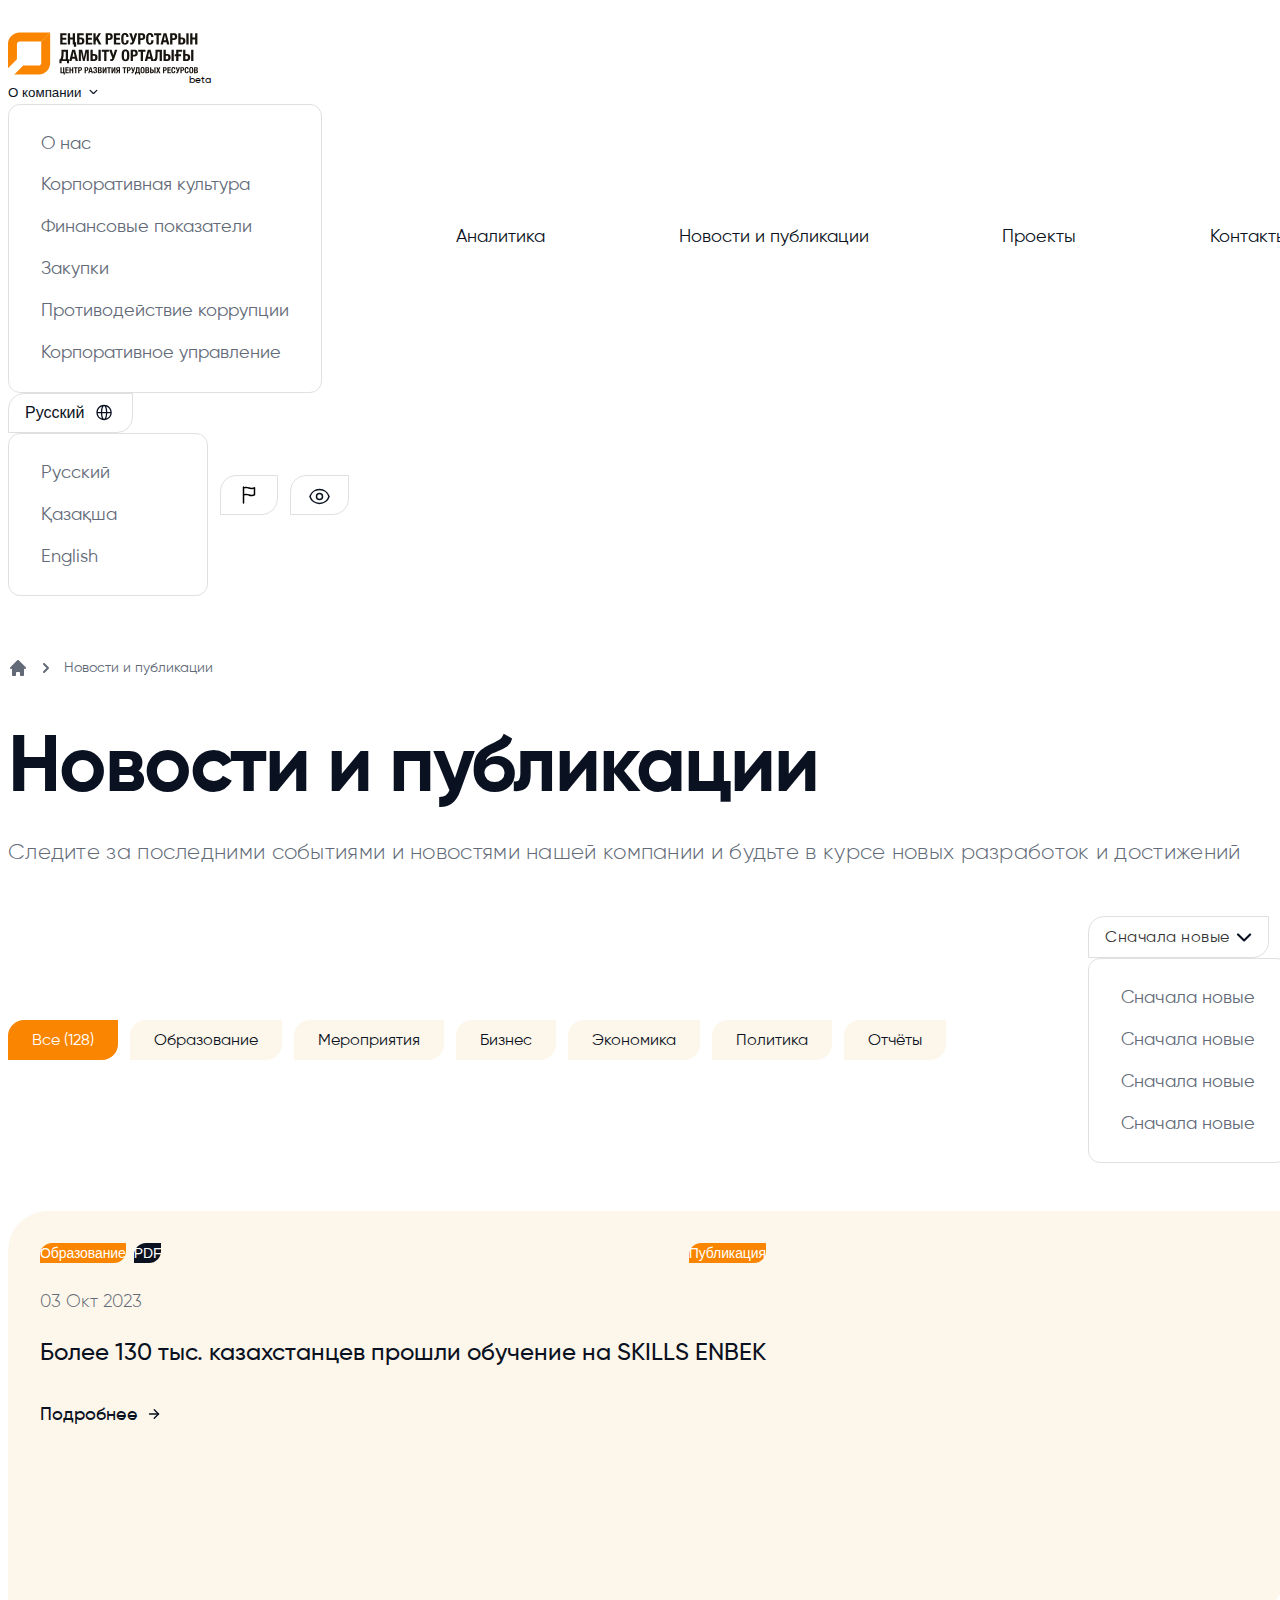
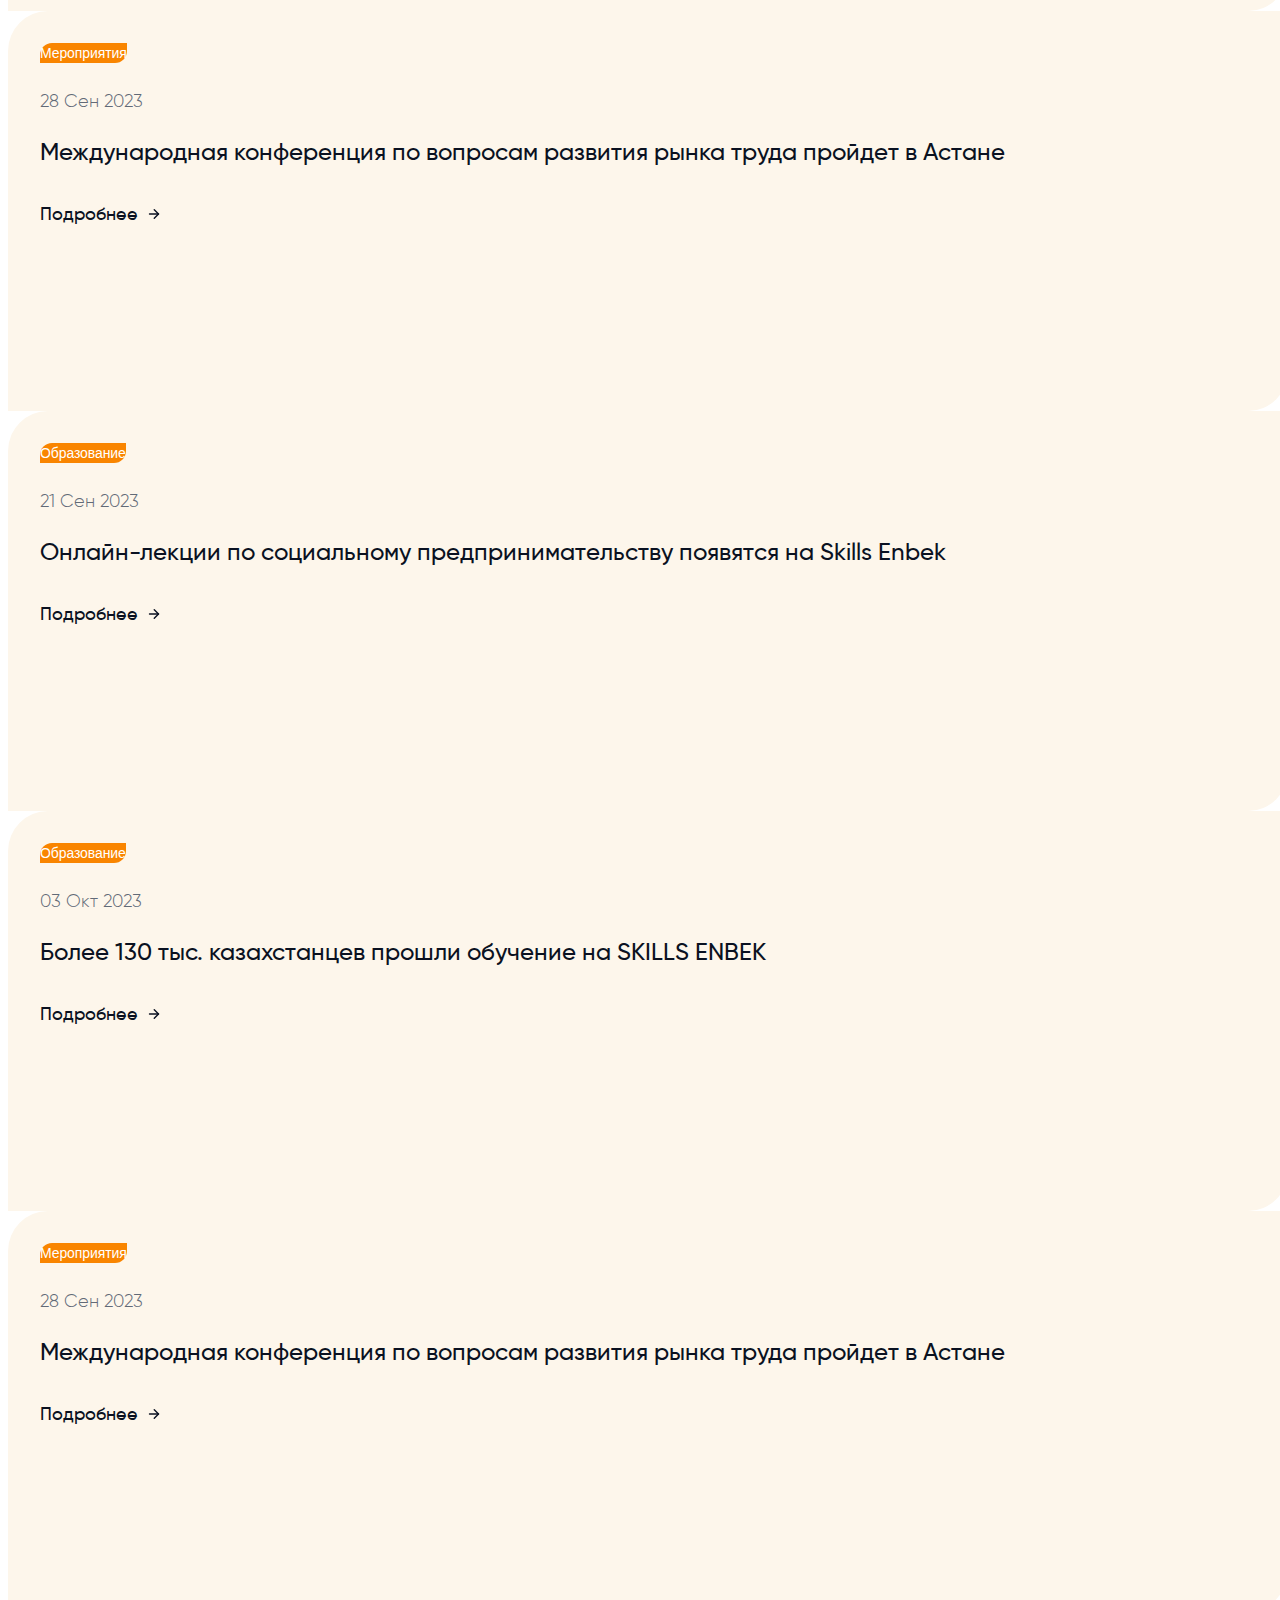
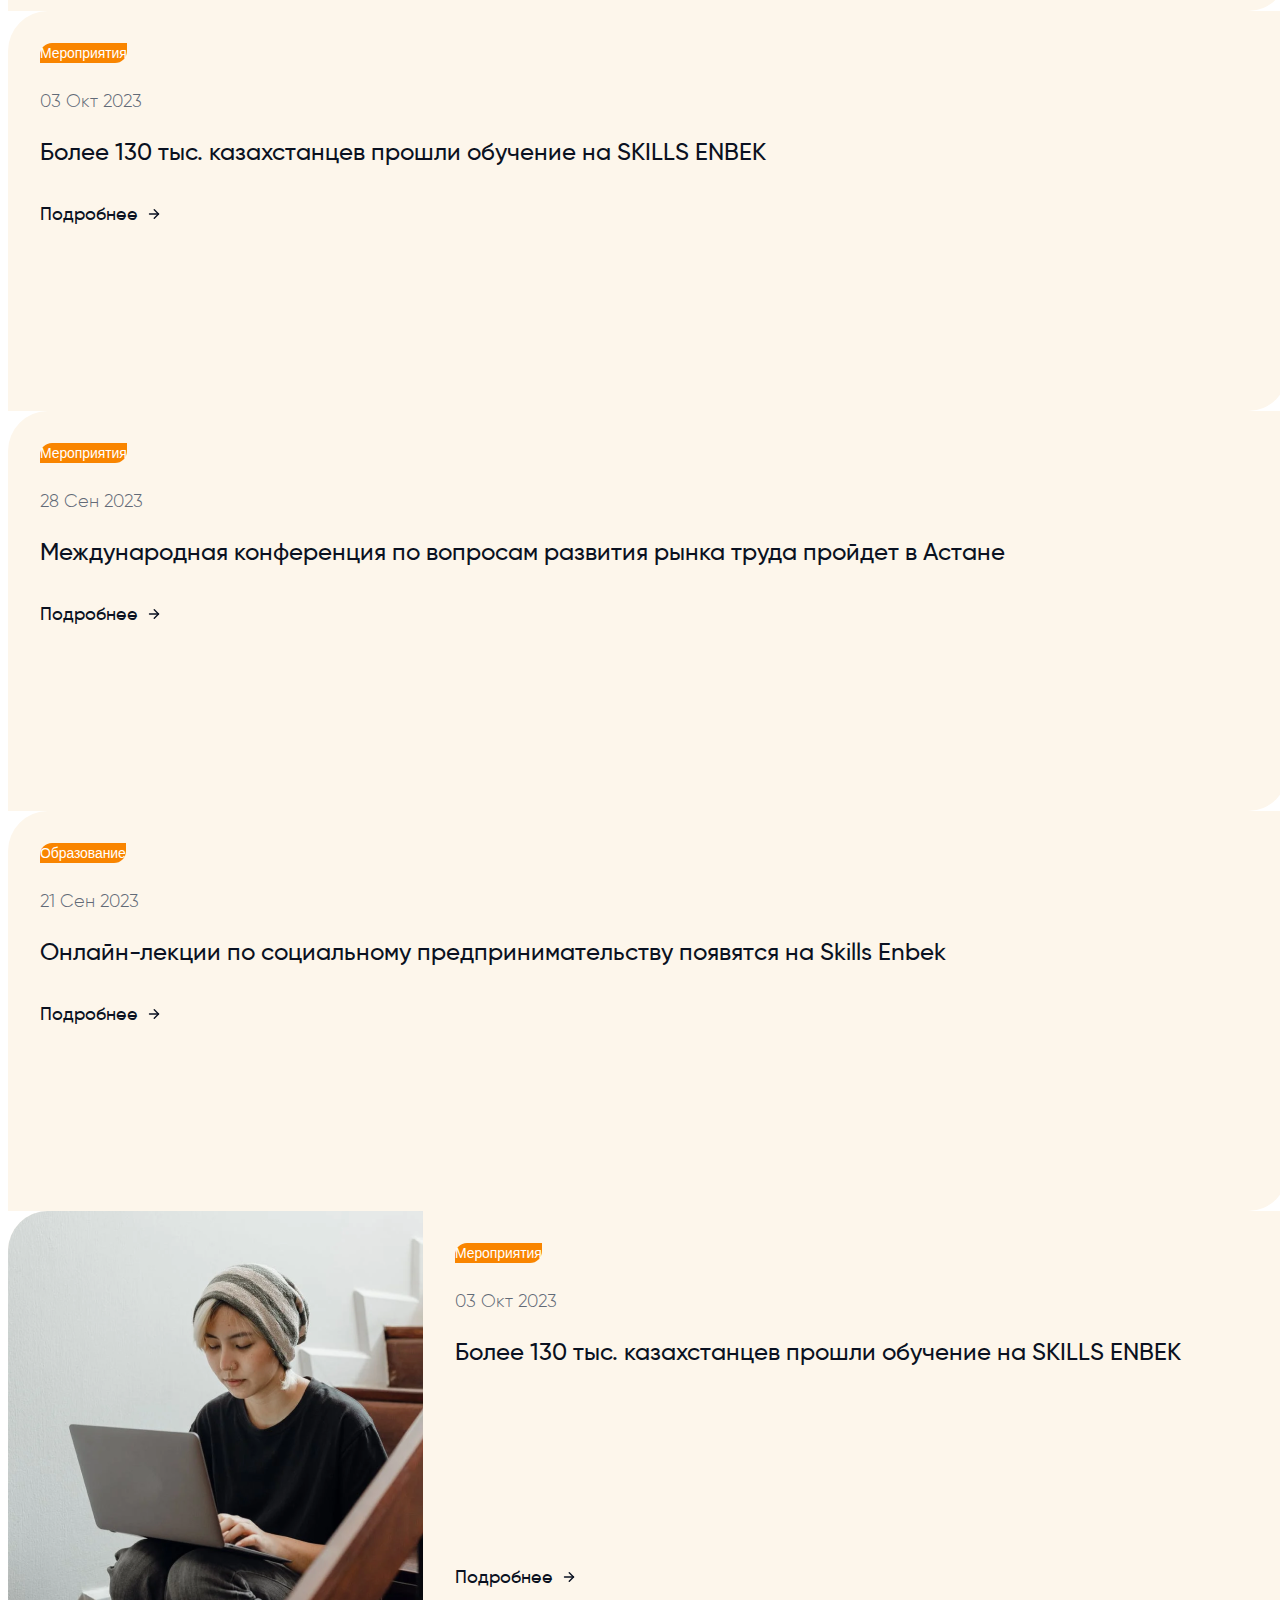
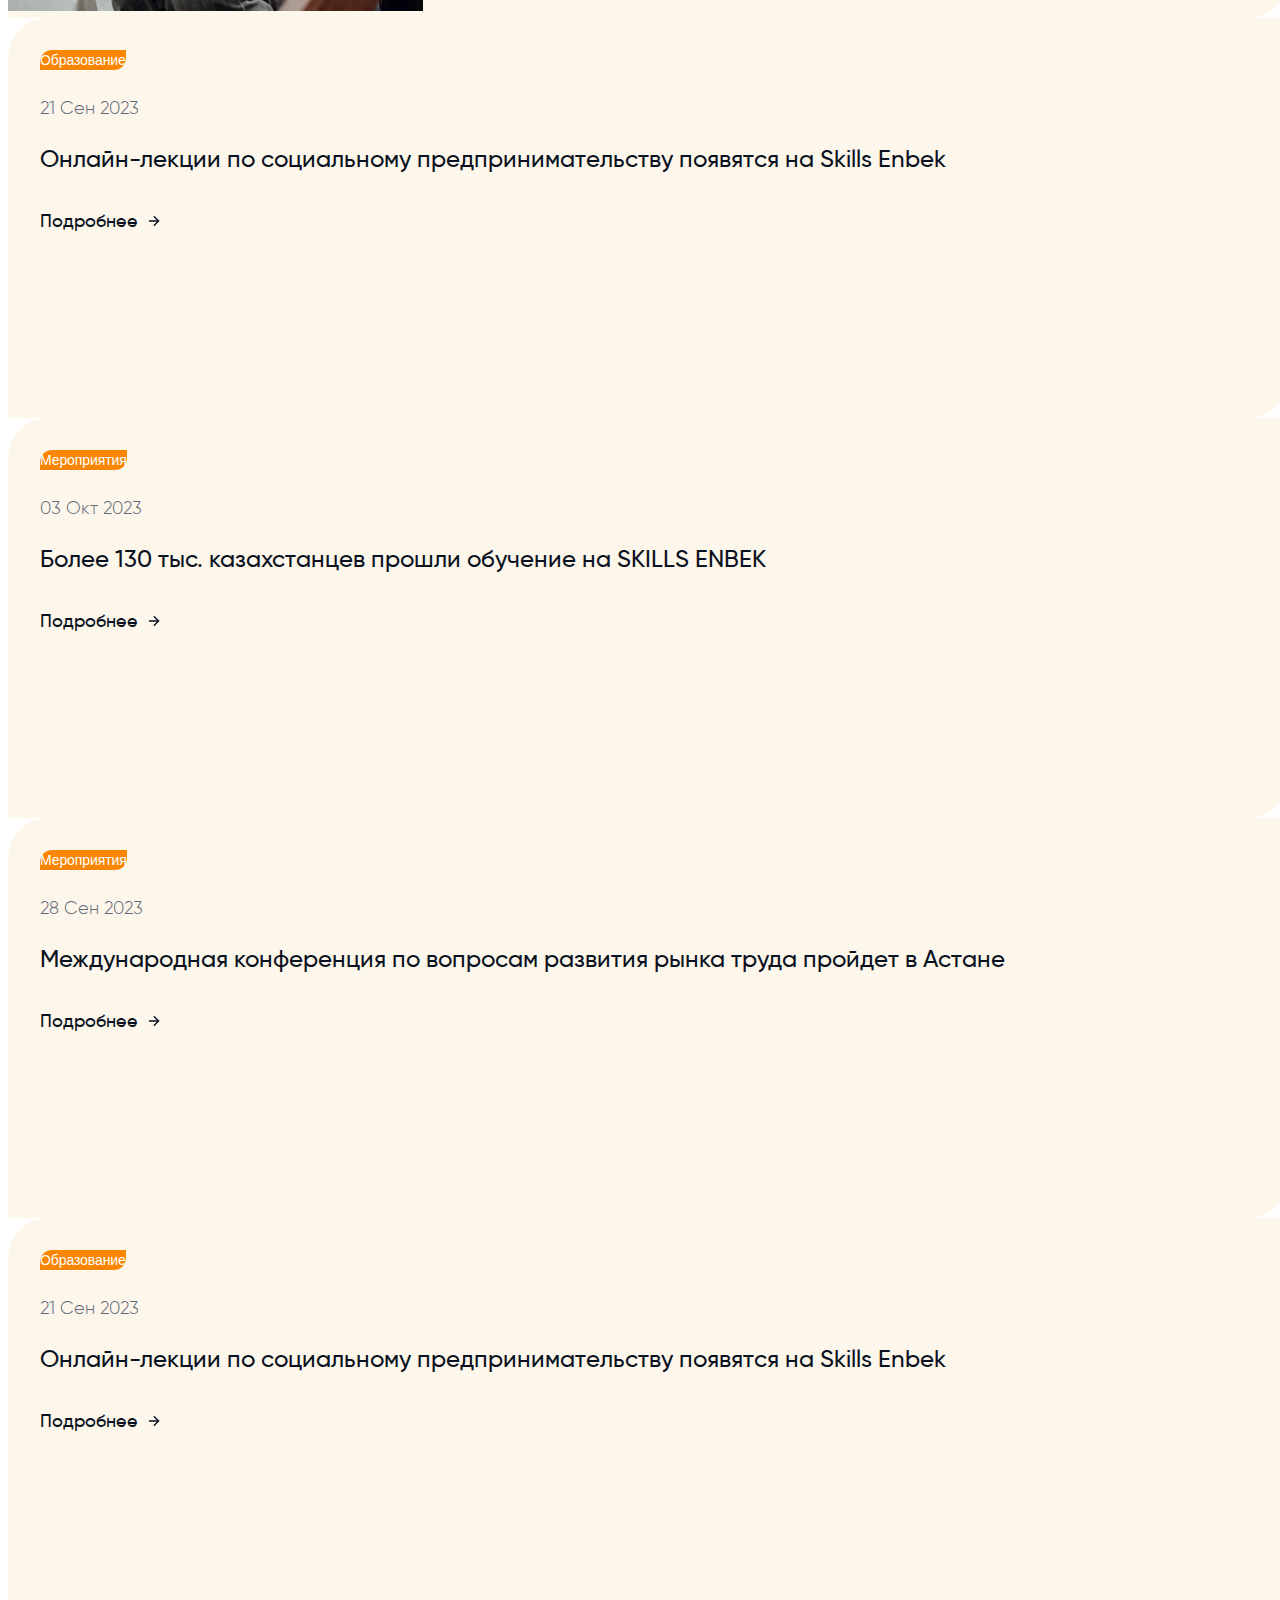
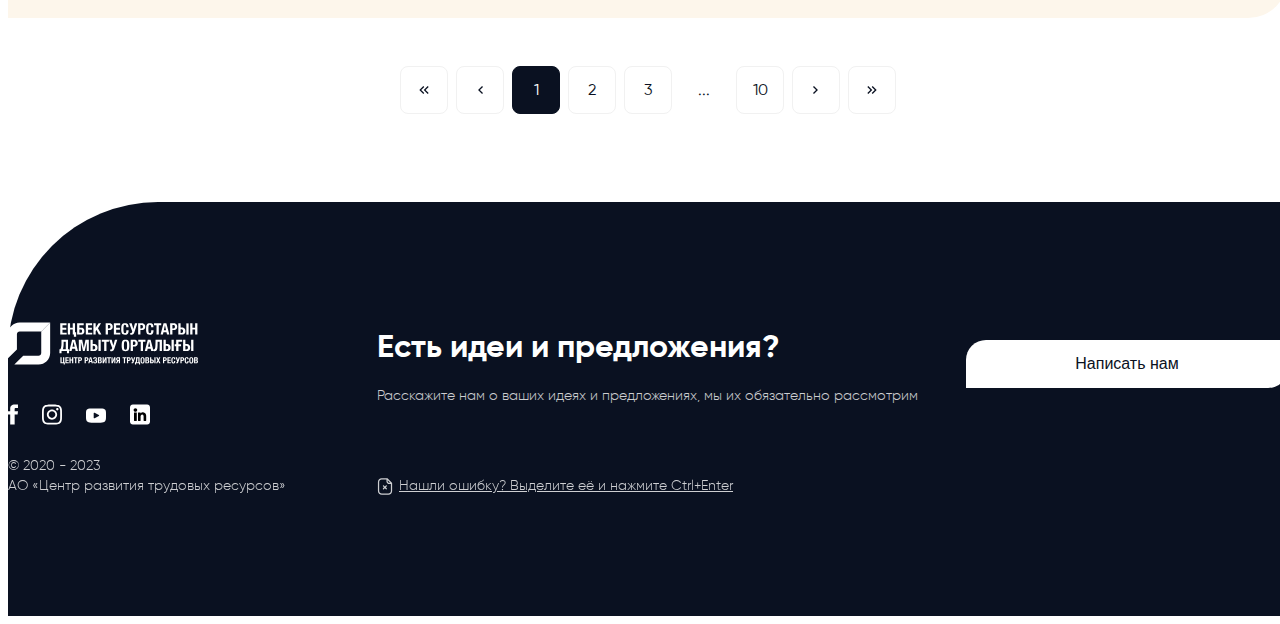
<file: news/index.html>
<!DOCTYPE html> <html lang="ru" dir="ltr" data-bvi-fontsize="10"> <head> <title>Новости и публикации</title> <meta charset="utf-8"/> <meta name="viewport" content="width=device-width,initial-scale=1"/> <link href="/favicon.png" rel="icon" type="image/png"> <link href="https://cdn.jsdelivr.net/npm/bootstrap@5.0.2/dist/css/bootstrap.min.css" rel="stylesheet" integrity="sha384-EVSTQN3/azprG1Anm3QDgpJLIm9Nao0Yz1ztcQTwFspd3yD65VohhpuuCOmLASjC" crossorigin="anonymous"> <link href="../assets/css/bvi.min.css" rel="stylesheet"> <link href="../assets/css/main.css" rel="stylesheet"> <script src="https://cdn.jsdelivr.net/npm/bootstrap@5.0.2/dist/js/bootstrap.bundle.min.js" integrity="sha384-MrcW6ZMFYlzcLA8Nl+NtUVF0sA7MsXsP1UyJoMp4YLEuNSfAP+JcXn/tWtIaxVXM" crossorigin="anonymous"></script> <script src="../assets/js/common.js"></script> <link href="../assets/css/news.css" rel="stylesheet"> </head> <body> <header id="header" class="header white-type static"> <div class="container header__container"> <div class="row header__row align-items-center justify-content-between"> <a href="" data-type="beta" class="header__logo"> <svg width="190" height="43" viewBox="0 0 190 43" fill="none">
<path d="M42.1572 0.499832H11.6345C5.21926 0.499832 0 5.69961 0 12.0914V36.2158L8.92022 27.3289V12.0914C8.92022 10.6002 10.1379 9.38677 11.6345 9.38677H33.237L42.1572 0.499832Z" fill="#F98500"/>
<path d="M33.238 9.387V30.9087C33.238 32.3997 32.0201 33.6131 30.5232 33.6131H15.2285L6.30859 42.5H30.5232C36.939 42.5 42.1582 37.3002 42.1582 30.9087V0.500061L33.238 9.387Z" fill="#F98500"/>
<path d="M183.134 17.785H185.407V29.0139H183.134V17.785ZM178.019 27.2997C178.703 27.2997 179.184 27.1715 179.464 26.9144C179.742 26.6576 179.882 26.1831 179.882 25.4912C179.882 25.1452 179.842 24.8596 179.763 24.634C179.684 24.4087 179.571 24.2306 179.424 24.0993C179.277 23.9684 179.09 23.8766 178.864 23.8241C178.637 23.7717 178.377 23.7454 178.082 23.7454H177.388V27.2997H178.019ZM175.115 17.785H177.388V22.0313H178.587C179.166 22.0313 179.679 22.0917 180.126 22.2121C180.574 22.3328 180.95 22.5294 181.255 22.8018C181.56 23.0747 181.794 23.4309 181.958 23.8713C182.121 24.3117 182.202 24.8463 182.202 25.4754C182.202 26.1151 182.121 26.6604 181.958 27.111C181.794 27.5619 181.558 27.9288 181.247 28.2119C180.937 28.4949 180.558 28.6994 180.111 28.8252C179.663 28.9511 179.156 29.0139 178.587 29.0139H175.115V17.785ZM168.169 24.1386H166.669V22.2829H168.169V17.785H174.183V19.6408H170.442V22.2829H173.062V24.1386H170.442V29.0139H168.169V24.1386ZM163.528 17.785H165.801V29.0139H163.528V17.785ZM158.413 27.2997C159.097 27.2997 159.579 27.1715 159.858 26.9144C160.136 26.6576 160.276 26.1831 160.276 25.4912C160.276 25.1452 160.236 24.8596 160.158 24.634C160.079 24.4087 159.965 24.2306 159.818 24.0993C159.671 23.9684 159.484 23.8766 159.258 23.8241C159.031 23.7717 158.771 23.7454 158.476 23.7454H157.782V27.2997H158.413ZM155.509 17.785H157.782V22.0313H158.982C159.56 22.0313 160.073 22.0917 160.521 22.2121C160.968 22.3328 161.344 22.5294 161.649 22.8018C161.954 23.0747 162.189 23.4309 162.352 23.8713C162.515 24.3117 162.596 24.8463 162.596 25.4754C162.596 26.1151 162.515 26.6604 162.352 27.111C162.189 27.5619 161.952 27.9288 161.641 28.2119C161.331 28.4949 160.952 28.6994 160.505 28.8252C160.057 28.9511 159.55 29.0139 158.982 29.0139H155.509V17.785ZM146.542 29.1083C146.395 29.1083 146.219 29.0977 146.014 29.0769C145.808 29.0557 145.658 29.0348 145.564 29.0139V27.0795C145.616 27.0901 145.677 27.098 145.745 27.1031C145.814 27.1086 145.858 27.111 145.879 27.111C146.058 27.111 146.224 27.098 146.377 27.0717C146.529 27.0456 146.666 26.9458 146.787 26.7729C146.908 26.5999 147.013 26.3247 147.103 25.9472C147.192 25.5698 147.266 25.0351 147.324 24.3431C147.382 23.6511 147.426 22.7731 147.458 21.7089C147.49 20.6448 147.505 19.3368 147.505 17.785H153.93V29.0139H151.657V19.6408H149.652C149.652 20.9618 149.634 22.1153 149.597 23.1007C149.56 24.0863 149.499 24.9303 149.415 25.6327C149.331 26.3352 149.213 26.9119 149.06 27.3626C148.908 27.8135 148.715 28.1674 148.484 28.4242C148.252 28.6813 147.976 28.8593 147.655 28.9589C147.334 29.0584 146.963 29.1083 146.542 29.1083ZM142.28 24.7835L141.191 19.7351H141.16L140.07 24.7835H142.28ZM139.77 17.785H142.58L145.564 29.0139H143.196L142.675 26.6392H139.676L139.155 29.0139H136.787L139.77 17.785ZM132.73 19.6408H130.267V17.785H137.466V19.6408H135.003V29.0139H132.73V19.6408ZM125.958 22.8648C126.41 22.8648 126.776 22.7287 127.055 22.4559C127.334 22.1834 127.473 21.7588 127.473 21.1819C127.473 20.6158 127.352 20.1861 127.11 19.8924C126.868 19.599 126.463 19.4521 125.895 19.4521H124.948V22.8648H125.958ZM122.674 17.785H126.653C127.231 17.785 127.718 17.8821 128.113 18.076C128.507 18.2701 128.825 18.5242 129.068 18.8387C129.31 19.1532 129.483 19.5125 129.589 19.916C129.694 20.3198 129.746 20.7314 129.746 21.1505C129.746 21.7379 129.66 22.2436 129.486 22.6682C129.312 23.0928 129.07 23.4415 128.76 23.714C128.449 23.9868 128.073 24.1912 127.631 24.3273C127.189 24.4638 126.7 24.5318 126.163 24.5318H124.948V29.0139H122.674V17.785ZM117.497 27.5671C117.834 27.5671 118.105 27.4911 118.31 27.339C118.515 27.1872 118.673 26.9458 118.783 26.6156C118.894 26.2853 118.967 25.8556 119.004 25.3261C119.041 24.7967 119.06 24.1544 119.06 23.3995C119.06 22.6446 119.041 22.0052 119.004 21.4808C118.967 20.9567 118.894 20.5269 118.783 20.1912C118.673 19.8558 118.515 19.6121 118.31 19.4599C118.105 19.308 117.834 19.2319 117.497 19.2319C117.16 19.2319 116.889 19.308 116.684 19.4599C116.479 19.6121 116.321 19.8558 116.21 20.1912C116.1 20.5269 116.026 20.9567 115.989 21.4808C115.952 22.0052 115.934 22.6446 115.934 23.3995C115.934 24.1544 115.952 24.7967 115.989 25.3261C116.026 25.8556 116.1 26.2853 116.21 26.6156C116.321 26.9458 116.479 27.1872 116.684 27.339C116.889 27.4911 117.16 27.5671 117.497 27.5671ZM117.497 29.187C116.644 29.187 115.966 29.0478 115.46 28.7702C114.955 28.4925 114.569 28.0993 114.3 27.5907C114.032 27.0823 113.858 26.474 113.779 25.7663C113.7 25.0586 113.661 24.2698 113.661 23.3995C113.661 22.5503 113.7 21.7666 113.779 21.0483C113.858 20.3303 114.032 19.7143 114.3 19.2004C114.569 18.6869 114.955 18.2858 115.46 17.9973C115.966 17.7091 116.644 17.5649 117.497 17.5649C118.349 17.5649 119.028 17.7091 119.533 17.9973C120.038 18.2858 120.425 18.6869 120.693 19.2004C120.962 19.7143 121.135 20.3303 121.214 21.0483C121.293 21.7666 121.333 22.5503 121.333 23.3995C121.333 24.2698 121.293 25.0586 121.214 25.7663C121.135 26.474 120.962 27.0823 120.693 27.5907C120.425 28.0993 120.038 28.4925 119.533 28.7702C119.028 29.0478 118.349 29.187 117.497 29.187ZM103.211 29.0769H102.974C102.911 29.0769 102.845 29.0741 102.776 29.069C102.708 29.0636 102.629 29.0584 102.54 29.0533C102.45 29.0478 102.332 29.0348 102.185 29.0139V27.2997C102.406 27.3312 102.627 27.3469 102.848 27.3469C103.216 27.3469 103.484 27.2525 103.653 27.0638C103.821 26.875 103.979 26.6077 104.126 26.2617L104.237 26.0102L101.143 17.785H103.668L105.326 23.3052L106.92 17.785H109.288L106.589 25.8686C106.399 26.4559 106.212 26.9513 106.028 27.3548C105.844 27.7585 105.631 28.0888 105.389 28.3456C105.147 28.6026 104.852 28.7886 104.505 28.9039C104.158 29.0191 103.726 29.0769 103.211 29.0769ZM96.1861 19.6408H93.7235V17.785H100.922V19.6408H98.4592V29.0139H96.1861V19.6408ZM90.4717 17.785H92.7448V29.0139H90.4717V17.785ZM85.3571 27.2997C86.041 27.2997 86.5226 27.1715 86.8015 26.9144C87.0802 26.6576 87.2198 26.1831 87.2198 25.4912C87.2198 25.1452 87.1804 24.8596 87.1015 24.634C87.0225 24.4087 86.9092 24.2306 86.7621 24.0993C86.6145 23.9684 86.4278 23.8766 86.2017 23.8241C85.9752 23.7717 85.7148 23.7454 85.4203 23.7454H84.7257V27.2997H85.3571ZM82.4525 17.785H84.7257V22.0313H85.9254C86.504 22.0313 87.017 22.0917 87.4645 22.2121C87.9116 22.3328 88.2878 22.5294 88.5931 22.8018C88.8983 23.0747 89.1324 23.4309 89.2956 23.8713C89.4586 24.3117 89.5403 24.8463 89.5403 25.4754C89.5403 26.1151 89.4586 26.6604 89.2956 27.111C89.1324 27.5619 88.8956 27.9288 88.5853 28.2119C88.2747 28.4949 87.8959 28.6994 87.4487 28.8252C87.0013 28.9511 86.4937 29.0139 85.9254 29.0139H82.4525V17.785ZM70.8185 17.785H74.1966L75.8067 25.7113H75.8382L77.4642 17.785H80.8266V29.0139H78.7429V20.0496H78.7112L76.7065 29.0139H74.9385L72.9337 20.0496H72.9022V29.0139H70.8185V17.785ZM66.6984 24.7835L65.6092 19.7351H65.5776L64.4884 24.7835H66.6984ZM64.1885 17.785H66.9984L69.9818 29.0139H67.614L67.093 26.6392H64.0937L63.5729 29.0139H61.205L64.1885 17.785ZM57.7636 27.1581V19.6408H55.6325V21.465C55.6325 21.9054 55.6193 22.3772 55.5931 22.8805C55.5667 23.3837 55.522 23.887 55.459 24.3903C55.3957 24.8935 55.309 25.3838 55.1985 25.8607C55.088 26.3379 54.9483 26.7705 54.7801 27.1581H57.7636ZM51.4336 27.1581H52.3334C52.6175 26.6235 52.8358 26.102 52.9885 25.5934C53.1409 25.0849 53.2514 24.5633 53.32 24.0285C53.3883 23.4939 53.4305 22.941 53.4462 22.3694C53.462 21.798 53.4699 21.1819 53.4699 20.5214V17.785H59.9894V27.1581H61.047V31.2314H58.9475V29.0139H53.5331V31.2314H51.4336V27.1581Z" fill="#18140F"/>
<path d="M187.747 40.3028C188.04 40.3028 188.277 40.2382 188.458 40.1089C188.639 39.9795 188.729 39.7406 188.729 39.3919C188.729 39.2176 188.705 39.0729 188.657 38.9575C188.609 38.8423 188.544 38.7496 188.462 38.6792C188.38 38.6089 188.283 38.5598 188.17 38.5315C188.057 38.5035 187.933 38.4893 187.798 38.4893H187.273V40.3028H187.747ZM187.62 37.646C187.959 37.646 188.205 37.5856 188.361 37.4646C188.516 37.3437 188.593 37.1398 188.593 36.8531C188.593 36.5663 188.523 36.3639 188.382 36.2458C188.241 36.1278 188.018 36.0686 187.713 36.0686H187.273V37.646H187.62ZM186.054 35.1746H188.094C188.342 35.1746 188.572 35.1999 188.784 35.2505C188.996 35.3011 189.178 35.3855 189.33 35.5036C189.482 35.6216 189.601 35.7791 189.686 35.9759C189.77 36.1727 189.813 36.4145 189.813 36.7012C189.813 37.0274 189.736 37.3073 189.584 37.5405C189.432 37.7739 189.203 37.9327 188.898 38.0171V38.0339C189.237 38.079 189.505 38.2224 189.702 38.4641C189.9 38.706 189.999 39.0293 189.999 39.4341C189.999 39.6703 189.968 39.8952 189.906 40.1089C189.844 40.3226 189.738 40.5095 189.588 40.6697C189.439 40.83 189.244 40.958 189.004 41.0535C188.764 41.1492 188.466 41.1969 188.111 41.1969H186.054V35.1746ZM183.277 40.421C183.457 40.421 183.603 40.3802 183.713 40.2986C183.823 40.2172 183.907 40.0877 183.967 39.9106C184.026 39.7335 184.065 39.5029 184.085 39.219C184.105 38.9351 184.115 38.5906 184.115 38.1858C184.115 37.7809 184.105 37.438 184.085 37.1568C184.065 36.8757 184.026 36.6451 183.967 36.4651C183.907 36.2853 183.823 36.1545 183.713 36.0728C183.603 35.9914 183.457 35.9506 183.277 35.9506C183.096 35.9506 182.951 35.9914 182.841 36.0728C182.731 36.1545 182.646 36.2853 182.587 36.4651C182.527 36.6451 182.488 36.8757 182.468 37.1568C182.448 37.438 182.439 37.7809 182.439 38.1858C182.439 38.5906 182.448 38.9351 182.468 39.219C182.488 39.5029 182.527 39.7335 182.587 39.9106C182.646 40.0877 182.731 40.2172 182.841 40.2986C182.951 40.3802 183.096 40.421 183.277 40.421ZM183.277 41.2897C182.819 41.2897 182.455 41.2151 182.185 41.0662C181.914 40.9172 181.706 40.7064 181.562 40.4336C181.418 40.1609 181.325 39.8348 181.283 39.4552C181.241 39.0757 181.219 38.6526 181.219 38.1858C181.219 37.7302 181.241 37.31 181.283 36.9247C181.325 36.5397 181.418 36.2093 181.562 35.9337C181.706 35.6583 181.914 35.4432 182.185 35.2885C182.455 35.1339 182.819 35.0566 183.277 35.0566C183.734 35.0566 184.098 35.1339 184.369 35.2885C184.64 35.4432 184.847 35.6583 184.991 35.9337C185.135 36.2093 185.228 36.5397 185.27 36.9247C185.313 37.31 185.334 37.7302 185.334 38.1858C185.334 38.6526 185.313 39.0757 185.27 39.4552C185.228 39.8348 185.135 40.1609 184.991 40.4336C184.847 40.7064 184.64 40.9172 184.369 41.0662C184.098 41.2151 183.734 41.2897 183.277 41.2897ZM178.73 41.2897C178.273 41.2897 177.909 41.2151 177.638 41.0662C177.367 40.9172 177.16 40.7064 177.016 40.4336C176.872 40.1609 176.779 39.8348 176.737 39.4552C176.694 39.0757 176.673 38.6526 176.673 38.1858C176.673 37.7302 176.694 37.31 176.737 36.9247C176.779 36.5397 176.872 36.2093 177.016 35.9337C177.16 35.6583 177.367 35.4432 177.638 35.2885C177.909 35.1339 178.273 35.0566 178.73 35.0566C179.165 35.0566 179.508 35.1269 179.759 35.2673C180.01 35.408 180.198 35.5865 180.322 35.8029C180.446 36.0196 180.524 36.2529 180.555 36.503C180.586 36.7533 180.601 36.9881 180.601 37.2074H179.382C179.382 36.7687 179.33 36.4497 179.226 36.25C179.121 36.0505 178.931 35.9506 178.654 35.9506C178.502 35.9506 178.376 35.9914 178.277 36.0728C178.179 36.1545 178.101 36.2867 178.045 36.4693C177.988 36.6521 177.949 36.8911 177.926 37.1862C177.903 37.4815 177.892 37.8429 177.892 38.2702C177.892 38.7256 177.908 39.0939 177.939 39.375C177.97 39.6562 178.018 39.8741 178.083 40.0287C178.147 40.1834 178.229 40.2874 178.328 40.3408C178.427 40.3943 178.541 40.421 178.671 40.421C178.778 40.421 178.878 40.4027 178.972 40.366C179.065 40.3296 179.145 40.2565 179.213 40.1467C179.281 40.0371 179.334 39.8826 179.374 39.6829C179.413 39.4833 179.433 39.2204 179.433 38.8942H180.652C180.652 39.2261 180.627 39.5367 180.576 39.8262C180.525 40.116 180.431 40.369 180.292 40.5854C180.154 40.802 179.959 40.9734 179.708 41.0999C179.457 41.2265 179.131 41.2897 178.73 41.2897ZM174.167 37.8989C174.41 37.8989 174.606 37.8259 174.756 37.6796C174.905 37.5335 174.98 37.3057 174.98 36.9965C174.98 36.6928 174.915 36.4623 174.785 36.3049C174.655 36.1475 174.438 36.0686 174.133 36.0686H173.625V37.8989H174.167ZM172.406 35.1746H174.539C174.85 35.1746 175.111 35.2267 175.323 35.3307C175.534 35.4348 175.705 35.571 175.835 35.7397C175.965 35.9084 176.058 36.1011 176.114 36.3175C176.171 36.534 176.199 36.7547 176.199 36.9796C176.199 37.2945 176.152 37.5658 176.059 37.7936C175.966 38.0213 175.836 38.2083 175.67 38.3544C175.503 38.5007 175.302 38.6104 175.064 38.6834C174.827 38.7566 174.565 38.793 174.277 38.793H173.625V41.1969H172.406V35.1746ZM168.706 41.2307H168.579C168.545 41.2307 168.51 41.2292 168.473 41.2265C168.437 41.2235 168.394 41.2207 168.346 41.2179C168.299 41.2151 168.235 41.2081 168.156 41.1969V40.2775C168.275 40.2944 168.393 40.3028 168.512 40.3028C168.709 40.3028 168.853 40.2522 168.943 40.1511C169.034 40.0498 169.118 39.9064 169.197 39.7209L169.257 39.5859L167.597 35.1746H168.952L169.841 38.1352L170.696 35.1746H171.966L170.518 39.51C170.417 39.825 170.316 40.0907 170.218 40.307C170.119 40.5235 170.004 40.7007 169.875 40.8384C169.745 40.9763 169.587 41.0761 169.401 41.1379C169.214 41.1997 168.983 41.2307 168.706 41.2307ZM165.388 41.2897C164.93 41.2897 164.566 41.2151 164.295 41.0662C164.025 40.9172 163.817 40.7064 163.673 40.4336C163.529 40.1609 163.436 39.8348 163.394 39.4552C163.351 39.0757 163.33 38.6526 163.33 38.1858C163.33 37.7302 163.351 37.31 163.394 36.9247C163.436 36.5397 163.529 36.2093 163.673 35.9337C163.817 35.6583 164.025 35.4432 164.295 35.2885C164.566 35.1339 164.93 35.0566 165.388 35.0566C165.822 35.0566 166.165 35.1269 166.416 35.2673C166.667 35.408 166.855 35.5865 166.979 35.8029C167.103 36.0196 167.181 36.2529 167.212 36.503C167.243 36.7533 167.259 36.9881 167.259 37.2074H166.039C166.039 36.7687 165.987 36.4497 165.883 36.25C165.778 36.0505 165.588 35.9506 165.311 35.9506C165.159 35.9506 165.033 35.9914 164.935 36.0728C164.836 36.1545 164.758 36.2867 164.702 36.4693C164.645 36.6521 164.606 36.8911 164.583 37.1862C164.561 37.4815 164.549 37.8429 164.549 38.2702C164.549 38.7256 164.565 39.0939 164.596 39.375C164.627 39.6562 164.675 39.8741 164.74 40.0287C164.805 40.1834 164.887 40.2874 164.986 40.3408C165.084 40.3943 165.198 40.421 165.328 40.421C165.435 40.421 165.536 40.4027 165.629 40.366C165.722 40.3296 165.802 40.2565 165.87 40.1467C165.938 40.0371 165.992 39.8826 166.031 39.6829C166.07 39.4833 166.09 39.2204 166.09 38.8942H167.309C167.309 39.2261 167.284 39.5367 167.233 39.8262C167.182 40.116 167.088 40.369 166.95 40.5854C166.811 40.802 166.616 40.9734 166.365 41.0999C166.114 41.2265 165.788 41.2897 165.388 41.2897ZM159.385 35.1746H162.763V36.1699H160.604V37.5869H162.636V38.5821H160.604V40.2017H162.848V41.1969H159.385V35.1746ZM156.752 37.8989C156.995 37.8989 157.191 37.8259 157.34 37.6796C157.49 37.5335 157.565 37.3057 157.565 36.9965C157.565 36.6928 157.5 36.4623 157.37 36.3049C157.24 36.1475 157.023 36.0686 156.718 36.0686H156.21V37.8989H156.752ZM154.991 35.1746H157.125C157.435 35.1746 157.696 35.2267 157.908 35.3307C158.119 35.4348 158.29 35.571 158.42 35.7397C158.55 35.9084 158.643 36.1011 158.699 36.3175C158.756 36.534 158.784 36.7547 158.784 36.9796C158.784 37.2945 158.737 37.5658 158.644 37.7936C158.551 38.0213 158.421 38.2083 158.255 38.3544C158.088 38.5007 157.887 38.6104 157.649 38.6834C157.412 38.7566 157.15 38.793 156.862 38.793H156.21V41.1969H154.991V35.1746ZM149.547 38.152L148.159 35.1746H149.505L150.284 37.123L151.054 35.1746H152.383L150.978 38.152L152.485 41.1969H151.114L150.242 39.1557L149.378 41.1969H148.04L149.547 38.152ZM146.347 35.1746H147.566V41.1969H146.347V35.1746ZM143.604 40.2775C143.971 40.2775 144.229 40.2088 144.379 40.0709C144.528 39.9332 144.603 39.6787 144.603 39.3076C144.603 39.122 144.582 38.9689 144.539 38.8478C144.497 38.727 144.437 38.6314 144.357 38.5611C144.278 38.4909 144.178 38.4417 144.057 38.4135C143.935 38.3855 143.796 38.3713 143.638 38.3713H143.265V40.2775H143.604ZM142.046 35.1746H143.265V37.4519H143.909C144.219 37.4519 144.494 37.4844 144.734 37.5489C144.974 37.6136 145.176 37.7191 145.34 37.8652C145.503 38.0116 145.629 38.2026 145.716 38.4388C145.804 38.675 145.847 38.9617 145.847 39.2992C145.847 39.6422 145.804 39.9346 145.716 40.1763C145.629 40.4182 145.502 40.6149 145.335 40.7667C145.169 40.9186 144.966 41.0282 144.726 41.0957C144.486 41.1631 144.214 41.1969 143.909 41.1969H142.046V35.1746ZM139.032 40.3028C139.326 40.3028 139.563 40.2382 139.743 40.1089C139.924 39.9795 140.014 39.7406 140.014 39.3919C140.014 39.2176 139.99 39.0729 139.942 38.9575C139.894 38.8423 139.829 38.7496 139.748 38.6792C139.666 38.6089 139.568 38.5598 139.456 38.5315C139.343 38.5035 139.219 38.4893 139.083 38.4893H138.558V40.3028H139.032ZM138.905 37.646C139.244 37.646 139.491 37.5856 139.646 37.4646C139.801 37.3437 139.879 37.1398 139.879 36.8531C139.879 36.5663 139.808 36.3639 139.667 36.2458C139.526 36.1278 139.303 36.0686 138.998 36.0686H138.558V37.646H138.905ZM137.339 35.1746H139.379C139.628 35.1746 139.858 35.1999 140.069 35.2505C140.281 35.3011 140.463 35.3855 140.615 35.5036C140.768 35.6216 140.886 35.7791 140.971 35.9759C141.056 36.1727 141.098 36.4145 141.098 36.7012C141.098 37.0274 141.022 37.3073 140.869 37.5405C140.717 37.7739 140.488 37.9327 140.184 38.0171V38.0339C140.522 38.079 140.79 38.2224 140.988 38.4641C141.185 38.706 141.284 39.0293 141.284 39.4341C141.284 39.6703 141.253 39.8952 141.191 40.1089C141.129 40.3226 141.023 40.5095 140.874 40.6697C140.724 40.83 140.529 40.958 140.29 41.0535C140.05 41.1492 139.752 41.1969 139.396 41.1969H137.339V35.1746ZM134.562 40.421C134.743 40.421 134.888 40.3802 134.998 40.2986C135.108 40.2172 135.193 40.0877 135.252 39.9106C135.311 39.7335 135.351 39.5029 135.371 39.219C135.39 38.9351 135.4 38.5906 135.4 38.1858C135.4 37.7809 135.39 37.438 135.371 37.1568C135.351 36.8757 135.311 36.6451 135.252 36.4651C135.193 36.2853 135.108 36.1545 134.998 36.0728C134.888 35.9914 134.743 35.9506 134.562 35.9506C134.381 35.9506 134.236 35.9914 134.126 36.0728C134.016 36.1545 133.931 36.2853 133.872 36.4651C133.813 36.6451 133.773 36.8757 133.754 37.1568C133.734 37.438 133.724 37.7809 133.724 38.1858C133.724 38.5906 133.734 38.9351 133.754 39.219C133.773 39.5029 133.813 39.7335 133.872 39.9106C133.931 40.0877 134.016 40.2172 134.126 40.2986C134.236 40.3802 134.381 40.421 134.562 40.421ZM134.562 41.2897C134.105 41.2897 133.741 41.2151 133.47 41.0662C133.199 40.9172 132.992 40.7064 132.848 40.4336C132.704 40.1609 132.611 39.8348 132.568 39.4552C132.526 39.0757 132.505 38.6526 132.505 38.1858C132.505 37.7302 132.526 37.31 132.568 36.9247C132.611 36.5397 132.704 36.2093 132.848 35.9337C132.992 35.6583 133.199 35.4432 133.47 35.2885C133.741 35.1339 134.105 35.0566 134.562 35.0566C135.019 35.0566 135.383 35.1339 135.654 35.2885C135.925 35.4432 136.133 35.6583 136.276 35.9337C136.421 36.2093 136.514 36.5397 136.556 36.9247C136.598 37.31 136.619 37.7302 136.619 38.1858C136.619 38.6526 136.598 39.0757 136.556 39.4552C136.514 39.8348 136.421 40.1609 136.276 40.4336C136.133 40.7064 135.925 40.9172 135.654 41.0662C135.383 41.2151 135.019 41.2897 134.562 41.2897ZM130.363 40.2017V36.1699H129.22V37.1482C129.22 37.3845 129.213 37.6375 129.199 37.9074C129.185 38.1773 129.161 38.4472 129.127 38.7171C129.093 38.9871 129.046 39.25 128.987 39.5057C128.928 39.7617 128.853 39.9937 128.763 40.2017H130.363ZM126.968 40.2017H127.451C127.603 39.9148 127.72 39.6352 127.802 39.3624C127.884 39.0897 127.943 38.81 127.98 38.5231C128.016 38.2364 128.039 37.9398 128.047 37.6333C128.056 37.3269 128.06 36.9965 128.06 36.6422V35.1746H131.557V40.2017H132.124V42.3862H130.998V41.1969H128.094V42.3862H126.968V40.2017ZM124.03 41.2307H123.903C123.869 41.2307 123.834 41.2292 123.797 41.2265C123.761 41.2235 123.718 41.2207 123.67 41.2179C123.622 41.2151 123.559 41.2081 123.48 41.1969V40.2775C123.598 40.2944 123.717 40.3028 123.835 40.3028C124.033 40.3028 124.177 40.2522 124.267 40.1511C124.357 40.0498 124.442 39.9064 124.521 39.7209L124.58 39.5859L122.921 35.1746H124.276L125.165 38.1352L126.02 35.1746H127.29L125.842 39.51C125.74 39.825 125.64 40.0907 125.541 40.307C125.443 40.5235 125.328 40.7007 125.198 40.8384C125.069 40.9763 124.911 41.0761 124.724 41.1379C124.538 41.1997 124.307 41.2307 124.03 41.2307ZM120.694 37.8989C120.937 37.8989 121.133 37.8259 121.283 37.6796C121.432 37.5335 121.507 37.3057 121.507 36.9965C121.507 36.6928 121.442 36.4623 121.312 36.3049C121.183 36.1475 120.965 36.0686 120.661 36.0686H120.153V37.8989H120.694ZM118.933 35.1746H121.067C121.377 35.1746 121.638 35.2267 121.85 35.3307C122.062 35.4348 122.232 35.571 122.362 35.7397C122.492 35.9084 122.585 36.1011 122.642 36.3175C122.698 36.534 122.726 36.7547 122.726 36.9796C122.726 37.2945 122.68 37.5658 122.587 37.7936C122.494 38.0213 122.364 38.2083 122.197 38.3544C122.031 38.5007 121.829 38.6104 121.592 38.6834C121.355 38.7566 121.092 38.793 120.804 38.793H120.153V41.1969H118.933V35.1746ZM115.869 36.1699H114.548V35.1746H118.409V36.1699H117.088V41.1969H115.869V36.1699ZM110.789 37.9833V36.0686H110.306C109.968 36.0686 109.721 36.1404 109.566 36.2837C109.41 36.4271 109.333 36.6732 109.333 37.0218C109.333 37.3874 109.409 37.639 109.561 37.7766C109.714 37.9145 109.951 37.9833 110.273 37.9833H110.789ZM109.138 38.734C108.811 38.6159 108.554 38.4164 108.368 38.1352C108.181 37.8541 108.088 37.4829 108.088 37.0218C108.088 36.6957 108.133 36.4159 108.224 36.1826C108.314 35.9492 108.442 35.7581 108.609 35.609C108.775 35.46 108.977 35.3504 109.214 35.2801C109.451 35.2097 109.714 35.1746 110.002 35.1746H111.991V41.1969H110.781V38.8774H110.34L109.189 41.1969H107.843L109.138 38.734ZM103.466 35.1746H104.634V39.0377L106.116 35.1746H107.428V41.1969H106.26V37.3423L104.778 41.1969H103.466V35.1746ZM100.401 36.1699H99.0804V35.1746H102.941V36.1699H101.62V41.1969H100.401V36.1699ZM94.6017 35.1746H95.7701V39.0377L97.2516 35.1746H98.5639V41.1969H97.3955V37.3423L95.914 41.1969H94.6017V35.1746ZM91.5878 40.3028C91.8811 40.3028 92.1182 40.2382 92.299 40.1089C92.4795 39.9795 92.5699 39.7406 92.5699 39.3919C92.5699 39.2176 92.5457 39.0729 92.4979 38.9575C92.4499 38.8423 92.3849 38.7496 92.3032 38.6792C92.2212 38.6089 92.1239 38.5598 92.011 38.5315C91.8981 38.5035 91.774 38.4893 91.6386 38.4893H91.1136V40.3028H91.5878ZM91.4608 37.646C91.7994 37.646 92.0462 37.5856 92.2015 37.4646C92.3567 37.3437 92.4344 37.1398 92.4344 36.8531C92.4344 36.5663 92.3637 36.3639 92.2227 36.2458C92.0815 36.1278 91.8587 36.0686 91.5539 36.0686H91.1136V37.646H91.4608ZM89.8945 35.1746H91.9348C92.1832 35.1746 92.4132 35.1999 92.6249 35.2505C92.8366 35.3011 93.0186 35.3855 93.1709 35.5036C93.3233 35.6216 93.4418 35.7791 93.5265 35.9759C93.6112 36.1727 93.6535 36.4145 93.6535 36.7012C93.6535 37.0274 93.5773 37.3073 93.425 37.5405C93.2725 37.7739 93.0439 37.9327 92.7391 38.0171V38.0339C93.0778 38.079 93.3458 38.2224 93.5434 38.4641C93.7409 38.706 93.8398 39.0293 93.8398 39.4341C93.8398 39.6703 93.8087 39.8952 93.7467 40.1089C93.6845 40.3226 93.5786 40.5095 93.4292 40.6697C93.2795 40.83 93.0849 40.958 92.845 41.0535C92.6051 41.1492 92.3074 41.1969 91.9518 41.1969H89.8945V35.1746ZM87.0668 41.2897C86.7112 41.2897 86.4108 41.253 86.1652 41.1801C85.9197 41.1071 85.7207 40.9931 85.5683 40.8384C85.4159 40.6839 85.3059 40.4884 85.2382 40.2522C85.1704 40.0161 85.1365 39.7377 85.1365 39.4172V39.3412H86.3556V39.4004C86.3556 39.5353 86.3642 39.6632 86.3811 39.7841C86.398 39.9051 86.4347 40.0133 86.4911 40.1089C86.5475 40.2046 86.6237 40.2804 86.7198 40.3366C86.8156 40.3928 86.9454 40.421 87.1091 40.421C87.3632 40.421 87.5536 40.3464 87.6806 40.1974C87.8077 40.0485 87.8711 39.8108 87.8711 39.4847C87.8711 39.1418 87.8034 38.8985 87.668 38.755C87.5325 38.6117 87.3124 38.5401 87.0076 38.5401H86.8298C86.7451 38.5401 86.6745 38.5429 86.6181 38.5485V37.6038C86.6462 37.6094 86.6844 37.6122 86.7325 37.6122H86.8467C87.1796 37.6122 87.4168 37.5395 87.5579 37.3941C87.6989 37.2486 87.7695 37.008 87.7695 36.6722C87.7695 36.4151 87.713 36.2303 87.6002 36.1185C87.4873 36.0066 87.3321 35.9506 87.1346 35.9506C86.9484 35.9506 86.7903 35.991 86.6604 36.0717C86.5306 36.1525 86.4516 36.2847 86.4234 36.4683C86.412 36.5298 86.405 36.5826 86.4022 36.6272C86.3994 36.6718 86.398 36.733 86.398 36.8109H85.2043V36.7603C85.2043 36.1924 85.3707 35.7665 85.7038 35.4824C86.0367 35.1986 86.5194 35.0566 87.1515 35.0566C87.7385 35.0566 88.1886 35.1929 88.5018 35.4656C88.8151 35.7384 88.9718 36.1306 88.9718 36.6422C88.9718 36.7885 88.9534 36.9347 88.9168 37.0808C88.8799 37.2271 88.8235 37.3621 88.7474 37.4857C88.6712 37.6094 88.5765 37.7176 88.4637 37.8104C88.3508 37.9032 88.2211 37.9694 88.0743 38.0087C88.4073 38.0818 88.667 38.2322 88.8532 38.4599C89.0394 38.6876 89.1326 39.0039 89.1326 39.4088C89.1326 40.0498 88.9534 40.5235 88.595 40.83C88.2365 41.1365 87.7272 41.2897 87.0668 41.2897ZM83.1893 38.928L82.6052 36.2205H82.5882L82.0041 38.928H83.1893ZM81.8432 35.1746H83.3501L84.9503 41.1969H83.6804L83.401 39.9232H81.7924L81.5131 41.1969H80.2431L81.8432 35.1746ZM78.372 37.8989C78.6146 37.8989 78.8109 37.8259 78.9604 37.6796C79.1099 37.5335 79.1847 37.3057 79.1847 36.9965C79.1847 36.6928 79.1199 36.4623 78.9901 36.3049C78.8601 36.1475 78.6429 36.0686 78.3382 36.0686H77.8302V37.8989H78.372ZM76.6111 35.1746H78.7446C79.0549 35.1746 79.316 35.2267 79.5277 35.3307C79.7393 35.4348 79.91 35.571 80.0398 35.7397C80.1696 35.9084 80.2628 36.1011 80.3193 36.3175C80.3756 36.534 80.4039 36.7547 80.4039 36.9796C80.4039 37.2945 80.3573 37.5658 80.2642 37.7936C80.1711 38.0213 80.0412 38.2083 79.8748 38.3544C79.7083 38.5007 79.5064 38.6104 79.2694 38.6834C79.0324 38.7566 78.7699 38.793 78.4821 38.793H77.8302V41.1969H76.6111V35.1746ZM71.9462 37.8989C72.1888 37.8989 72.3849 37.8259 72.5346 37.6796C72.6841 37.5335 72.7589 37.3057 72.7589 36.9965C72.7589 36.6928 72.6939 36.4623 72.5642 36.3049C72.4343 36.1475 72.2171 36.0686 71.9123 36.0686H71.4044V37.8989H71.9462ZM70.1852 35.1746H72.3187C72.629 35.1746 72.8902 35.2267 73.1018 35.3307C73.3134 35.4348 73.4841 35.571 73.614 35.7397C73.7438 35.9084 73.8369 36.1011 73.8934 36.3175C73.9498 36.534 73.978 36.7547 73.978 36.9796C73.978 37.2945 73.9315 37.5658 73.8384 37.7936C73.7452 38.0213 73.6153 38.2083 73.4489 38.3544C73.2823 38.5007 73.0806 38.6104 72.8436 38.6834C72.6066 38.7566 72.3441 38.793 72.0562 38.793H71.4044V41.1969H70.1852V35.1746ZM67.1205 36.1699H65.7997V35.1746H69.6603V36.1699H68.3396V41.1969H67.1205V36.1699ZM61.4143 35.1746H62.6334V37.4773H64.0557V35.1746H65.2749V41.1969H64.0557V38.5231H62.6334V41.1969H61.4143V35.1746ZM57.342 35.1746H60.72V36.1699H58.5612V37.5869H60.593V38.5821H58.5612V40.2017H60.8047V41.1969H57.342V35.1746ZM55.7081 41.1969H52.4062V35.1746H53.6254V40.2017H55.0477V35.1746H56.2668V40.2017H56.8341V42.3862H55.7081V41.1969Z" fill="#18140F"/>
<path d="M67.0146 1.27139H64.7415V5.56484H62.0895V1.27139H59.8164V12.5003H62.0895V7.51492H64.7415V12.5003H65.8781V14.7461H68.1512V10.2545H67.0146V1.27139Z" fill="#18140F"/>
<path d="M102.048 5.94243C101.769 6.21526 101.404 6.35138 100.951 6.35138H99.9411V2.93868H100.888C101.457 2.93868 101.862 3.08555 102.104 3.37894C102.346 3.67256 102.467 4.10242 102.467 4.66851C102.467 5.24524 102.327 5.66996 102.048 5.94243ZM104.061 2.32526C103.819 2.01073 103.501 1.75672 103.106 1.56253C102.711 1.36869 102.225 1.27159 101.646 1.27159H97.668V12.5005H99.9411V8.01835H101.157C101.693 8.01835 102.183 7.95035 102.625 7.81388C103.067 7.67776 103.443 7.47328 103.753 7.20058C104.064 6.9281 104.306 6.57933 104.479 6.15473C104.653 5.73013 104.74 5.22444 104.74 4.63708C104.74 4.21786 104.687 3.80634 104.582 3.40254C104.477 2.99909 104.303 2.6398 104.061 2.32526Z" fill="#18140F"/>
<path d="M54.4958 7.62518H58.2843V5.76939H54.4958V3.12738H58.5211V1.27159H52.2227V12.5005H58.679V10.6447H54.4958V7.62518Z" fill="#18140F"/>
<path d="M108.133 7.62518H111.921V5.76939H108.133V3.12738H112.158V1.27159H105.859V12.5005H112.316V10.6447H108.133V7.62518Z" fill="#18140F"/>
<path d="M93.0426 1.27159H90.58L87.707 5.76939H87.6754V1.27159H85.4023V12.5005H87.6754V9.16643L88.5121 7.89251L90.8326 12.5005H93.3898L89.9802 6.08393L93.0426 1.27159Z" fill="#18140F"/>
<path d="M73.9594 9.85836C73.8856 10.0891 73.7724 10.2727 73.62 10.4088C73.4673 10.5452 73.2752 10.6396 73.0438 10.6919C72.8122 10.7445 72.5333 10.7705 72.2071 10.7705H71.4021V7.3263H72.2703C72.8702 7.3263 73.3201 7.43917 73.62 7.66443C73.92 7.89006 74.0699 8.3226 74.0699 8.96196C74.0699 9.32907 74.0329 9.62783 73.9594 9.85836ZM75.4432 6.3356C75.1379 6.07364 74.7617 5.88494 74.3146 5.76939C73.8672 5.65418 73.3595 5.59635 72.7913 5.59635H71.4021V3.12726H75.7116V1.27159H69.1289V12.5005H72.6176C73.2175 12.5005 73.7487 12.4375 74.212 12.3117C74.6749 12.186 75.0695 11.9815 75.3959 11.6984C75.722 11.4153 75.9693 11.0512 76.1378 10.6053C76.306 10.1598 76.3903 9.61732 76.3903 8.97761C76.3903 8.34854 76.3087 7.81656 76.1457 7.38145C75.9824 6.94645 75.7484 6.59779 75.4432 6.3356Z" fill="#18140F"/>
<path d="M80.0817 7.62518H83.8703V5.76939H80.0817V3.12738H84.107V1.27159H77.8086V12.5005H84.2649V10.6447H80.0817V7.62518Z" fill="#18140F"/>
<path d="M174.677 10.401C174.398 10.658 173.917 10.7863 173.233 10.7863H172.601V7.23201H173.296C173.59 7.23201 173.851 7.2583 174.077 7.31064C174.303 7.36322 174.49 7.45494 174.638 7.58592C174.785 7.71713 174.898 7.89531 174.977 8.12058C175.056 8.3462 175.095 8.63176 175.095 8.97773C175.095 9.66966 174.956 10.1442 174.677 10.401ZM176.469 6.2884C176.163 6.01592 175.787 5.81928 175.34 5.6987C174.893 5.57824 174.38 5.51783 173.801 5.51783H172.601V1.27159H170.328V12.5005H173.801C174.369 12.5005 174.877 12.4376 175.324 12.3118C175.771 12.186 176.15 11.9815 176.461 11.6984C176.771 11.4154 177.008 11.0485 177.171 10.5976C177.334 10.1468 177.416 9.60166 177.416 8.96196C177.416 8.33288 177.334 7.79822 177.171 7.35784C177.008 6.91747 176.774 6.56122 176.469 6.2884Z" fill="#18140F"/>
<path d="M178.348 12.5005H180.621V1.27159H178.348V12.5005Z" fill="#18140F"/>
<path d="M166.517 5.94243C166.238 6.21526 165.872 6.35138 165.42 6.35138H164.41V2.93868H165.357C165.925 2.93868 166.33 3.08555 166.572 3.37894C166.814 3.67256 166.936 4.10242 166.936 4.66851C166.936 5.24524 166.796 5.66996 166.517 5.94243ZM168.53 2.32526C168.288 2.01073 167.969 1.75672 167.575 1.56253C167.18 1.36869 166.693 1.27159 166.115 1.27159H162.137V12.5005H164.41V8.01835H165.625C166.162 8.01835 166.651 7.95035 167.093 7.81388C167.535 7.67776 167.912 7.47328 168.222 7.20058C168.532 6.9281 168.775 6.57933 168.948 6.15473C169.122 5.73013 169.209 5.22444 169.209 4.63708C169.209 4.21786 169.156 3.80634 169.051 3.40254C168.945 2.99909 168.772 2.6398 168.53 2.32526Z" fill="#18140F"/>
<path d="M155.854 8.27002L156.943 3.22179H156.975L158.064 8.27002H155.854ZM155.554 1.27159L152.57 12.5005H154.938L155.459 10.1258H158.458L158.979 12.5005H161.347L158.364 1.27159H155.554Z" fill="#18140F"/>
<path d="M187.124 1.27159V5.56503H184.472V1.27159H182.199V12.5005H184.472V7.51511H187.124V12.5005H189.397V1.27159H187.124Z" fill="#18140F"/>
<path d="M118.25 9.67791C118.177 10.0502 118.077 10.3384 117.951 10.5429C117.824 10.7474 117.674 10.8837 117.501 10.9518C117.327 11.0201 117.14 11.0539 116.94 11.0539C116.698 11.0539 116.485 11.0044 116.301 10.9046C116.117 10.8051 115.964 10.6112 115.843 10.3226C115.722 10.0345 115.632 9.62825 115.575 9.10387C115.517 8.57972 115.488 7.89292 115.488 7.04372C115.488 6.24698 115.509 5.57328 115.551 5.02284C115.593 4.4724 115.667 4.02689 115.772 3.68606C115.877 3.34547 116.022 3.09893 116.206 2.94681C116.39 2.79503 116.624 2.71885 116.909 2.71885C117.424 2.71885 117.779 2.90509 117.974 3.27712C118.169 3.64937 118.266 4.24433 118.266 5.0621H120.539C120.539 4.65315 120.51 4.21558 120.453 3.74892C120.395 3.28249 120.25 2.84737 120.018 2.44357C119.787 2.04012 119.437 1.70712 118.969 1.44493C118.5 1.18297 117.861 1.05176 117.051 1.05176C116.198 1.05176 115.52 1.19606 115.014 1.48431C114.509 1.77279 114.122 2.17379 113.854 2.6873C113.586 3.20117 113.412 3.81727 113.333 4.53526C113.254 5.25348 113.215 6.03714 113.215 6.88645C113.215 7.7568 113.254 8.5456 113.333 9.2533C113.412 9.96101 113.586 10.5692 113.854 11.0775C114.122 11.5863 114.509 11.9794 115.014 12.2571C115.52 12.5348 116.198 12.6738 117.051 12.6738C117.798 12.6738 118.406 12.5559 118.874 12.32C119.342 12.0841 119.705 11.7645 119.963 11.3607C120.221 10.9572 120.397 10.4854 120.492 9.94524C120.587 9.40543 120.634 8.82625 120.634 8.20746H118.361C118.361 8.81562 118.324 9.30588 118.25 9.67791Z" fill="#18140F"/>
<path d="M125.355 6.79176L123.698 1.2716H121.172L124.266 9.49675L124.155 9.74842C124.008 10.0944 123.85 10.3617 123.682 10.5504C123.513 10.7391 123.245 10.8335 122.877 10.8335C122.656 10.8335 122.435 10.8178 122.214 10.7863V12.5006C122.361 12.5214 122.479 12.5345 122.569 12.5399C122.658 12.545 122.737 12.5502 122.806 12.5556C122.874 12.5608 122.94 12.5635 123.003 12.5635H123.24C123.755 12.5635 124.187 12.5058 124.534 12.3904C124.882 12.2752 125.176 12.0892 125.418 11.8322C125.66 11.5754 125.873 11.2452 126.058 10.8414C126.242 10.4379 126.429 9.9425 126.618 9.35525L129.317 1.2716H126.949L125.355 6.79176Z" fill="#18140F"/>
<path d="M134.521 5.94243C134.242 6.21526 133.876 6.35138 133.424 6.35138H132.414V2.93868H133.361C133.929 2.93868 134.334 3.08555 134.576 3.37894C134.818 3.67256 134.939 4.10242 134.939 4.66851C134.939 5.24524 134.8 5.66996 134.521 5.94243ZM136.534 2.32526C136.292 2.01073 135.973 1.75672 135.579 1.56253C135.184 1.36869 134.697 1.27159 134.119 1.27159H130.141V12.5005H132.414V8.01835H133.629C134.166 8.01835 134.655 7.95035 135.097 7.81388C135.539 7.67776 135.915 7.47328 136.226 7.20058C136.536 6.9281 136.778 6.57933 136.952 6.15473C137.126 5.73013 137.213 5.22444 137.213 4.63708C137.213 4.21786 137.16 3.80634 137.055 3.40254C136.949 2.99909 136.776 2.6398 136.534 2.32526Z" fill="#18140F"/>
<path d="M143.129 9.67791C143.056 10.0502 142.956 10.3384 142.829 10.5429C142.703 10.7474 142.553 10.8837 142.379 10.9518C142.206 11.0201 142.019 11.0539 141.819 11.0539C141.577 11.0539 141.364 11.0044 141.18 10.9046C140.996 10.8051 140.843 10.6112 140.722 10.3226C140.601 10.0345 140.511 9.62825 140.454 9.10387C140.396 8.57972 140.367 7.89292 140.367 7.04372C140.367 6.24698 140.388 5.57328 140.43 5.02284C140.472 4.4724 140.546 4.02689 140.651 3.68606C140.756 3.34547 140.901 3.09893 141.085 2.94681C141.269 2.79503 141.503 2.71885 141.788 2.71885C142.303 2.71885 142.658 2.90509 142.853 3.27712C143.048 3.64937 143.145 4.24433 143.145 5.0621H145.418C145.418 4.65315 145.389 4.21558 145.331 3.74892C145.273 3.28249 145.129 2.84737 144.897 2.44357C144.666 2.04012 144.316 1.70712 143.848 1.44493C143.379 1.18297 142.74 1.05176 141.93 1.05176C141.077 1.05176 140.398 1.19606 139.893 1.48431C139.388 1.77279 139.001 2.17379 138.733 2.6873C138.465 3.20117 138.291 3.81727 138.212 4.53526C138.133 5.25348 138.094 6.03714 138.094 6.88645C138.094 7.7568 138.133 8.5456 138.212 9.2533C138.291 9.96101 138.465 10.5692 138.733 11.0775C139.001 11.5863 139.388 11.9794 139.893 12.2571C140.398 12.5348 141.077 12.6738 141.93 12.6738C142.677 12.6738 143.285 12.5559 143.753 12.32C144.221 12.0841 144.584 11.7645 144.842 11.3607C145.1 10.9572 145.276 10.4854 145.371 9.94524C145.466 9.40543 145.513 8.82625 145.513 8.20746H143.24C143.24 8.81562 143.203 9.30588 143.129 9.67791Z" fill="#18140F"/>
<path d="M153.249 1.27159H146.051V3.12738H148.513V12.5005H150.786V3.12738H153.249V1.27159Z" fill="#18140F"/>
</svg> </a> <nav class="nav"> <ul class="nav__list"> <li class="nav__item"> <div class="dropdown nav__dropdown"> <button class="e-btn nav__link nav__dropdown-btn" type="button" id="dropdownMenuButton1" data-bs-toggle="dropdown" aria-expanded="false"> <span>О компании</span> <svg viewBox="0 0 10 6" fill="none" xmlns="http://www.w3.org/2000/svg"> <path d="M5.04775 4.37608L8.34775 1.07608C8.40925 1.01241 8.48282 0.961622 8.56415 0.926683C8.64549 0.891744 8.73297 0.873353 8.82149 0.872584C8.91001 0.871815 8.99779 0.888682 9.07972 0.922203C9.16166 0.955724 9.23609 1.00523 9.29869 1.06782C9.36128 1.13042 9.41078 1.20485 9.4443 1.28678C9.47782 1.36871 9.49469 1.4565 9.49392 1.54502C9.49315 1.63354 9.47476 1.72102 9.43982 1.80235C9.40488 1.88369 9.3541 1.95725 9.29042 2.01875L5.51909 5.79008C5.39407 5.91506 5.22453 5.98528 5.04775 5.98528C4.87098 5.98528 4.70144 5.91506 4.57642 5.79008L0.805088 2.01875C0.741415 1.95725 0.690626 1.88369 0.655687 1.80235C0.620748 1.72102 0.602357 1.63354 0.601588 1.54502C0.600818 1.4565 0.617686 1.36871 0.651207 1.28678C0.684727 1.20485 0.73423 1.13042 0.796825 1.06782C0.85942 1.00523 0.933854 0.955724 1.01579 0.922203C1.09772 0.888682 1.1855 0.871815 1.27402 0.872584C1.36254 0.873353 1.45002 0.891744 1.53136 0.926683C1.61269 0.961622 1.68626 1.01241 1.74775 1.07608L5.04775 4.37608Z"/> </svg> </button> <div class="dropdown-menu dropdown-menu--full" aria-labelledby="dropdownMenuButton1"> <ul class="dropdown-menu__inner nav__sub-list"> <li class="nav__sub-item"><a class="nav__sub-link" href="/enbek-kz/about">О нас</a></li> <li class="nav__sub-item"><a class="nav__sub-link" href="/enbek-kz/culture">Корпоративная культура</a></li> <li class="nav__sub-item"><a class="nav__sub-link" href="/enbek-kz/finance">Финансовые показатели</a></li> <li class="nav__sub-item"><a class="nav__sub-link" href="/enbek-kz/procurement">Закупки</a></li> <li class="nav__sub-item"><a class="nav__sub-link" href="/enbek-kz/corruption">Противодействие коррупции</a> </li> <li class="nav__sub-item"><a class="nav__sub-link" href="/enbek-kz/corp-info">Корпоративное управление</a> </li> </ul> </div> </div> </li> <li class="nav__item"> <a class="nav__link" href="/enbek-kz/analitics">Аналитика</a> </li> <li class="nav__item"> <a class="nav__link" href="/enbek-kz/news">Новости и публикации</a> </li> <li class="nav__item"> <div class="dropdown nav__dropdown"> <a class="nav__link" href="/enbek-kz/projects">Проекты</a> </div> </li> <li class="nav__item"> <div class="dropdown nav__dropdown"> <a class="nav__link" href="/enbek-kz/contacts">Контакты</a> </div> </li> </ul> </nav> <div class="header__control"> <div class="dropdown language"> <button class="e-btn badge badge--empty language__btn" type="button" id="dropdownMenuButton1" data-bs-toggle="dropdown" aria-expanded="false"> <span>Русский</span> <svg width="24" height="25" viewBox="0 0 24 25" fill="none">
<path fill-rule="evenodd" clip-rule="evenodd" d="M5.45443 11.3333H8.76576C8.82309 9.5113 9.11643 7.8513 9.57643 6.58664C9.69443 6.26264 9.82576 5.95664 9.97176 5.67664C7.52976 6.4933 5.71776 8.6853 5.45443 11.3333ZM12.0898 4C7.67184 4 4.08984 7.582 4.08984 12C4.08984 16.418 7.67184 20 12.0898 20C16.5078 20 20.0898 16.418 20.0898 12C20.0898 7.582 16.5078 4 12.0898 4ZM12.0902 5.3339C11.9896 5.3339 11.8076 5.3879 11.5576 5.6779C11.3102 5.9659 11.0569 6.4219 10.8309 7.04257C10.4329 8.13857 10.1589 9.6379 10.1016 11.3339H14.0789C14.0216 9.6379 13.7476 8.13857 13.3496 7.04257C13.1236 6.4219 12.8702 5.9659 12.6229 5.6779C12.3729 5.3879 12.1909 5.3339 12.0902 5.3339ZM15.4117 11.3333C15.3537 9.5113 15.0611 7.8513 14.6011 6.58664C14.4831 6.26264 14.3517 5.95664 14.2057 5.67664C16.6477 6.4933 18.4597 8.6853 18.7231 11.3333H15.4117ZM14.0789 12.6664H10.1016C10.1589 14.3624 10.4329 15.8617 10.8309 16.9577C11.0569 17.5784 11.3102 18.0344 11.5576 18.3224C11.8076 18.6124 11.9896 18.6664 12.0902 18.6664C12.1909 18.6664 12.3729 18.6124 12.6229 18.3224C12.8702 18.0344 13.1236 17.5784 13.3496 16.9577C13.7476 15.8617 14.0216 14.3624 14.0789 12.6664ZM14.2057 18.323C14.3517 18.043 14.4831 17.737 14.6011 17.413C15.0611 16.1484 15.3537 14.4884 15.4117 12.6664H18.7231C18.4597 15.3144 16.6477 17.5064 14.2057 18.323ZM9.97176 18.323C9.82576 18.043 9.69443 17.737 9.57643 17.413C9.11643 16.1484 8.82309 14.4884 8.76576 12.6664H5.45443C5.71776 15.3144 7.52976 17.5064 9.97176 18.323Z" fill="#0A1121"/>
</svg> </button> <div class="dropdown-menu" aria-labelledby="dropdownMenuButton1"> <ul class="dropdown-menu__inner language__list"> <li class="language__item"><a href="/enbek-kz/">Русский</a></li> <li class="language__item"><a href="/enbek-kz/">Қазақша</a></li> <li class="language__item"><a href="/enbek-kz/">English</a></li> </ul> </div> </div> <a href="state-symbols" class="e-btn badge badge--empty state-symbols"> <svg width="24" height="25" viewBox="0 0 24 25" fill="none">
<path d="M12.0465 2.78723C10.2678 2.13191 8.34861 1.99149 6.49967 2.36596L6.0784 2.43617C6.0784 1.92128 5.65712 1.5 5.14222 1.5C4.62733 1.5 4.20605 1.92128 4.20605 2.43617V3.58298V12.3128V22.5638C4.20605 23.0787 4.62733 23.5 5.14222 23.5C5.65712 23.5 6.0784 23.0787 6.0784 22.5638V13.0851L6.87414 12.9213C8.39542 12.617 9.9635 12.734 11.4146 13.2723L11.4614 13.2957C12.6082 13.717 13.8018 13.9277 14.9954 13.9277C15.838 13.9277 16.6571 13.834 17.4763 13.6234L19.0912 13.2255C19.5124 13.1319 19.7933 12.7574 19.7933 12.3128V3.58298C19.7933 3.30213 19.6529 3.02128 19.4422 2.83404C19.2082 2.64681 18.9273 2.6 18.6465 2.67021L17.0316 3.06809C15.3933 3.46596 13.6848 3.37234 12.0933 2.81064L12.0465 2.78723ZM17.4763 4.89362L17.9209 4.7766V11.5872L17.0316 11.8213C15.3933 12.2191 13.6848 12.1255 12.0933 11.5638L12.0465 11.5404C10.8997 11.1191 9.70605 10.9085 8.51244 10.9085C7.83371 10.9085 7.1784 10.9787 6.49967 11.0957L6.0784 11.1894V4.35532L6.87414 4.19149C8.39542 3.88723 9.9635 4.00426 11.4146 4.54255L11.4614 4.56596C13.4039 5.26809 15.4869 5.38511 17.4763 4.89362Z" fill="black"/>
</svg> </a> <button class="bvi-open e-btn badge badge--empty theme"> <svg width="24" height="25" viewBox="0 0 24 25" fill="none">
<path d="M14.9998 12.5C14.9998 14.1569 13.6566 15.5 11.9998 15.5C10.3429 15.5 8.99976 14.1569 8.99976 12.5C8.99976 10.8431 10.3429 9.5 11.9998 9.5C13.6566 9.5 14.9998 10.8431 14.9998 12.5Z" stroke="#0A1121" stroke-width="1.5" stroke-linecap="round" stroke-linejoin="round"/>
<path d="M2.45801 12.5C3.73228 8.44288 7.52257 5.5 12.0002 5.5C16.4778 5.5 20.2681 8.44291 21.5424 12.5C20.2681 16.5571 16.4778 19.5 12.0002 19.5C7.52256 19.5 3.73226 16.5571 2.45801 12.5Z" stroke="#0A1121" stroke-width="1.5" stroke-linecap="round" stroke-linejoin="round"/>
</svg> </button> <div class="mobile-nav"> <button class="e-btn mobile-nav__btn bvi-no-styles"> <span class="bvi-no-styles"></span><span class="bvi-no-styles"></span><span class="bvi-no-styles"></span> </button> <div class="mobile-nav__body"> <div class="container"> <div class="mobile-nav__head"> <a href="" class="mobile-nav__logo"> <svg width="190" height="43" viewBox="0 0 190 43" fill="none">
<path d="M42.1572 0.499832H11.6345C5.21926 0.499832 0 5.69961 0 12.0914V36.2158L8.92022 27.3289V12.0914C8.92022 10.6002 10.1379 9.38677 11.6345 9.38677H33.237L42.1572 0.499832Z" fill="#F98500"/>
<path d="M33.237 9.387V30.9087C33.237 32.3997 32.0191 33.6131 30.5223 33.6131H15.2275L6.30762 42.5H30.5223C36.938 42.5 42.1573 37.3002 42.1573 30.9087V0.500061L33.237 9.387Z" fill="#F98500"/>
<path d="M183.134 17.785H185.407V29.0139H183.134V17.785ZM178.02 27.2997C178.704 27.2997 179.185 27.1715 179.464 26.9144C179.743 26.6576 179.882 26.1831 179.882 25.4912C179.882 25.1452 179.843 24.8596 179.764 24.634C179.685 24.4087 179.572 24.2306 179.424 24.0993C179.277 23.9684 179.09 23.8766 178.864 23.8241C178.638 23.7717 178.377 23.7454 178.083 23.7454H177.388V27.2997H178.02ZM175.115 17.785H177.388V22.0313H178.588C179.167 22.0313 179.68 22.0917 180.127 22.2121C180.574 22.3328 180.95 22.5294 181.256 22.8018C181.561 23.0747 181.795 23.4309 181.958 23.8713C182.121 24.3117 182.203 24.8463 182.203 25.4754C182.203 26.1151 182.121 26.6604 181.958 27.111C181.795 27.5619 181.558 27.9288 181.248 28.2119C180.937 28.4949 180.558 28.6994 180.111 28.8252C179.664 28.9511 179.156 29.0139 178.588 29.0139H175.115V17.785ZM168.169 24.1386H166.67V22.2829H168.169V17.785H174.184V19.6408H170.442V22.2829H173.063V24.1386H170.442V29.0139H168.169V24.1386ZM163.528 17.785H165.801V29.0139H163.528V17.785ZM158.414 27.2997C159.098 27.2997 159.579 27.1715 159.858 26.9144C160.137 26.6576 160.276 26.1831 160.276 25.4912C160.276 25.1452 160.237 24.8596 160.158 24.634C160.079 24.4087 159.966 24.2306 159.819 24.0993C159.671 23.9684 159.484 23.8766 159.258 23.8241C159.032 23.7717 158.771 23.7454 158.477 23.7454H157.782V27.2997H158.414ZM155.509 17.785H157.782V22.0313H158.982C159.561 22.0313 160.074 22.0917 160.521 22.2121C160.968 22.3328 161.344 22.5294 161.65 22.8018C161.955 23.0747 162.189 23.4309 162.352 23.8713C162.515 24.3117 162.597 24.8463 162.597 25.4754C162.597 26.1151 162.515 26.6604 162.352 27.111C162.189 27.5619 161.952 27.9288 161.642 28.2119C161.331 28.4949 160.952 28.6994 160.505 28.8252C160.058 28.9511 159.55 29.0139 158.982 29.0139H155.509V17.785ZM146.543 29.1083C146.395 29.1083 146.219 29.0977 146.014 29.0769C145.809 29.0557 145.659 29.0348 145.564 29.0139V27.0795C145.617 27.0901 145.677 27.098 145.746 27.1031C145.814 27.1086 145.859 27.111 145.88 27.111C146.059 27.111 146.224 27.098 146.377 27.0717C146.53 27.0456 146.666 26.9458 146.788 26.7729C146.908 26.5999 147.014 26.3247 147.103 25.9472C147.193 25.5698 147.266 25.0351 147.324 24.3431C147.382 23.6511 147.427 22.7731 147.459 21.7089C147.49 20.6448 147.506 19.3368 147.506 17.785H153.931V29.0139H151.657V19.6408H149.653C149.653 20.9618 149.634 22.1153 149.597 23.1007C149.56 24.0863 149.5 24.9303 149.416 25.6327C149.332 26.3352 149.213 26.9119 149.061 27.3626C148.908 27.8135 148.716 28.1674 148.485 28.4242C148.253 28.6813 147.977 28.8593 147.656 28.9589C147.335 29.0584 146.964 29.1083 146.543 29.1083ZM142.281 24.7835L141.192 19.7351H141.16L140.071 24.7835H142.281ZM139.771 17.785H142.581L145.564 29.0139H143.196L142.675 26.6392H139.676L139.155 29.0139H136.787L139.771 17.785ZM132.73 19.6408H130.268V17.785H137.466V19.6408H135.004V29.0139H132.73V19.6408ZM125.958 22.8648C126.411 22.8648 126.777 22.7287 127.056 22.4559C127.334 22.1834 127.474 21.7588 127.474 21.1819C127.474 20.6158 127.353 20.1861 127.111 19.8924C126.869 19.599 126.463 19.4521 125.895 19.4521H124.948V22.8648H125.958ZM122.675 17.785H126.653C127.232 17.785 127.718 17.8821 128.113 18.076C128.508 18.2701 128.826 18.5242 129.068 18.8387C129.31 19.1532 129.484 19.5125 129.589 19.916C129.694 20.3198 129.747 20.7314 129.747 21.1505C129.747 21.7379 129.66 22.2436 129.486 22.6682C129.313 23.0928 129.071 23.4415 128.76 23.714C128.45 23.9868 128.074 24.1912 127.632 24.3273C127.19 24.4638 126.7 24.5318 126.164 24.5318H124.948V29.0139H122.675V17.785ZM117.497 27.5671C117.834 27.5671 118.105 27.4911 118.31 27.339C118.515 27.1872 118.673 26.9458 118.784 26.6156C118.894 26.2853 118.968 25.8556 119.005 25.3261C119.042 24.7967 119.06 24.1544 119.06 23.3995C119.06 22.6446 119.042 22.0052 119.005 21.4808C118.968 20.9567 118.894 20.5269 118.784 20.1912C118.673 19.8558 118.515 19.6121 118.31 19.4599C118.105 19.308 117.834 19.2319 117.497 19.2319C117.16 19.2319 116.89 19.308 116.684 19.4599C116.479 19.6121 116.321 19.8558 116.211 20.1912C116.1 20.5269 116.027 20.9567 115.99 21.4808C115.953 22.0052 115.934 22.6446 115.934 23.3995C115.934 24.1544 115.953 24.7967 115.99 25.3261C116.027 25.8556 116.1 26.2853 116.211 26.6156C116.321 26.9458 116.479 27.1872 116.684 27.339C116.89 27.4911 117.16 27.5671 117.497 27.5671ZM117.497 29.187C116.645 29.187 115.966 29.0478 115.461 28.7702C114.956 28.4925 114.569 28.0993 114.301 27.5907C114.032 27.0823 113.859 26.474 113.78 25.7663C113.701 25.0586 113.661 24.2698 113.661 23.3995C113.661 22.5503 113.701 21.7666 113.78 21.0483C113.859 20.3303 114.032 19.7143 114.301 19.2004C114.569 18.6869 114.956 18.2858 115.461 17.9973C115.966 17.7091 116.645 17.5649 117.497 17.5649C118.35 17.5649 119.028 17.7091 119.534 17.9973C120.039 18.2858 120.426 18.6869 120.694 19.2004C120.962 19.7143 121.136 20.3303 121.215 21.0483C121.294 21.7666 121.333 22.5503 121.333 23.3995C121.333 24.2698 121.294 25.0586 121.215 25.7663C121.136 26.474 120.962 27.0823 120.694 27.5907C120.426 28.0993 120.039 28.4925 119.534 28.7702C119.028 29.0478 118.35 29.187 117.497 29.187ZM103.211 29.0769H102.974C102.911 29.0769 102.845 29.0741 102.777 29.069C102.708 29.0636 102.63 29.0584 102.54 29.0533C102.451 29.0478 102.332 29.0348 102.185 29.0139V27.2997C102.406 27.3312 102.627 27.3469 102.848 27.3469C103.216 27.3469 103.485 27.2525 103.653 27.0638C103.821 26.875 103.979 26.6077 104.127 26.2617L104.237 26.0102L101.143 17.785H103.669L105.326 23.3052L106.921 17.785H109.289L106.589 25.8686C106.4 26.4559 106.213 26.9513 106.029 27.3548C105.845 27.7585 105.632 28.0888 105.39 28.3456C105.147 28.6026 104.853 28.7886 104.506 28.9039C104.158 29.0191 103.727 29.0769 103.211 29.0769ZM96.1866 19.6408H93.724V17.785H100.922V19.6408H98.4597V29.0139H96.1866V19.6408ZM90.4722 17.785H92.7453V29.0139H90.4722V17.785ZM85.3575 27.2997C86.0415 27.2997 86.5231 27.1715 86.8019 26.9144C87.0807 26.6576 87.2203 26.1831 87.2203 25.4912C87.2203 25.1452 87.1809 24.8596 87.1019 24.634C87.023 24.4087 86.9097 24.2306 86.7625 24.0993C86.615 23.9684 86.4283 23.8766 86.2022 23.8241C85.9757 23.7717 85.7152 23.7454 85.4208 23.7454H84.7262V27.2997H85.3575ZM82.453 17.785H84.7262V22.0313H85.9259C86.5045 22.0313 87.0175 22.0917 87.465 22.2121C87.9121 22.3328 88.2883 22.5294 88.5936 22.8018C88.8988 23.0747 89.1329 23.4309 89.2961 23.8713C89.4591 24.3117 89.5408 24.8463 89.5408 25.4754C89.5408 26.1151 89.4591 26.6604 89.2961 27.111C89.1329 27.5619 88.8961 27.9288 88.5858 28.2119C88.2752 28.4949 87.8964 28.6994 87.4492 28.8252C87.0018 28.9511 86.4942 29.0139 85.9259 29.0139H82.453V17.785ZM70.819 17.785H74.1971L75.8072 25.7113H75.8387L77.4647 17.785H80.8271V29.0139H78.7434V20.0496H78.7117L76.7069 29.0139H74.939L72.9342 20.0496H72.9027V29.0139H70.819V17.785ZM66.6988 24.7835L65.6097 19.7351H65.5781L64.4888 24.7835H66.6988ZM64.189 17.785H66.9988L69.9823 29.0139H67.6144L67.0935 26.6392H64.0942L63.5734 29.0139H61.2055L64.189 17.785ZM57.7641 27.1581V19.6408H55.633V21.465C55.633 21.9054 55.6198 22.3772 55.5936 22.8805C55.5672 23.3837 55.5225 23.887 55.4594 24.3903C55.3962 24.8935 55.3094 25.3838 55.199 25.8607C55.0885 26.3379 54.9488 26.7705 54.7806 27.1581H57.7641ZM51.4341 27.1581H52.3338C52.618 26.6235 52.8363 26.102 52.989 25.5934C53.1414 25.0849 53.2519 24.5633 53.3205 24.0285C53.3888 23.4939 53.431 22.941 53.4467 22.3694C53.4625 21.798 53.4704 21.1819 53.4704 20.5214V17.785H59.9899V27.1581H61.0475V31.2314H58.948V29.0139H53.5336V31.2314H51.4341V27.1581Z" fill="white"/>
<path d="M187.748 40.3028C188.041 40.3028 188.279 40.2382 188.459 40.1089C188.64 39.9795 188.73 39.7406 188.73 39.3919C188.73 39.2176 188.706 39.0729 188.658 38.9575C188.61 38.8423 188.545 38.7496 188.463 38.6792C188.382 38.6089 188.284 38.5598 188.171 38.5315C188.058 38.5035 187.934 38.4893 187.799 38.4893H187.274V40.3028H187.748ZM187.621 37.646C187.96 37.646 188.206 37.5856 188.362 37.4646C188.517 37.3437 188.595 37.1398 188.595 36.8531C188.595 36.5663 188.524 36.3639 188.383 36.2458C188.242 36.1278 188.019 36.0686 187.714 36.0686H187.274V37.646H187.621ZM186.055 35.1746H188.095C188.343 35.1746 188.573 35.1999 188.785 35.2505C188.997 35.3011 189.179 35.3855 189.331 35.5036C189.484 35.6216 189.602 35.7791 189.687 35.9759C189.771 36.1727 189.814 36.4145 189.814 36.7012C189.814 37.0274 189.738 37.3073 189.585 37.5405C189.433 37.7739 189.204 37.9327 188.899 38.0171V38.0339C189.238 38.079 189.506 38.2224 189.704 38.4641C189.901 38.706 190 39.0293 190 39.4341C190 39.6703 189.969 39.8952 189.907 40.1089C189.845 40.3226 189.739 40.5095 189.589 40.6697C189.44 40.83 189.245 40.958 189.005 41.0535C188.765 41.1492 188.468 41.1969 188.112 41.1969H186.055V35.1746ZM183.278 40.421C183.458 40.421 183.604 40.3802 183.714 40.2986C183.824 40.2172 183.909 40.0877 183.968 39.9106C184.027 39.7335 184.067 39.5029 184.086 39.219C184.106 38.9351 184.116 38.5906 184.116 38.1858C184.116 37.7809 184.106 37.438 184.086 37.1568C184.067 36.8757 184.027 36.6451 183.968 36.4651C183.909 36.2853 183.824 36.1545 183.714 36.0728C183.604 35.9914 183.458 35.9506 183.278 35.9506C183.097 35.9506 182.952 35.9914 182.842 36.0728C182.732 36.1545 182.647 36.2853 182.588 36.4651C182.529 36.6451 182.489 36.8757 182.469 37.1568C182.45 37.438 182.44 37.7809 182.44 38.1858C182.44 38.5906 182.45 38.9351 182.469 39.219C182.489 39.5029 182.529 39.7335 182.588 39.9106C182.647 40.0877 182.732 40.2172 182.842 40.2986C182.952 40.3802 183.097 40.421 183.278 40.421ZM183.278 41.2897C182.821 41.2897 182.457 41.2151 182.186 41.0662C181.915 40.9172 181.708 40.7064 181.563 40.4336C181.42 40.1609 181.326 39.8348 181.284 39.4552C181.242 39.0757 181.221 38.6526 181.221 38.1858C181.221 37.7302 181.242 37.31 181.284 36.9247C181.326 36.5397 181.42 36.2093 181.563 35.9337C181.708 35.6583 181.915 35.4432 182.186 35.2885C182.457 35.1339 182.821 35.0566 183.278 35.0566C183.735 35.0566 184.099 35.1339 184.37 35.2885C184.641 35.4432 184.848 35.6583 184.992 35.9337C185.136 36.2093 185.229 36.5397 185.272 36.9247C185.314 37.31 185.335 37.7302 185.335 38.1858C185.335 38.6526 185.314 39.0757 185.272 39.4552C185.229 39.8348 185.136 40.1609 184.992 40.4336C184.848 40.7064 184.641 40.9172 184.37 41.0662C184.099 41.2151 183.735 41.2897 183.278 41.2897ZM178.732 41.2897C178.274 41.2897 177.91 41.2151 177.639 41.0662C177.369 40.9172 177.161 40.7064 177.017 40.4336C176.873 40.1609 176.78 39.8348 176.738 39.4552C176.695 39.0757 176.674 38.6526 176.674 38.1858C176.674 37.7302 176.695 37.31 176.738 36.9247C176.78 36.5397 176.873 36.2093 177.017 35.9337C177.161 35.6583 177.369 35.4432 177.639 35.2885C177.91 35.1339 178.274 35.0566 178.732 35.0566C179.166 35.0566 179.509 35.1269 179.76 35.2673C180.011 35.408 180.199 35.5865 180.323 35.8029C180.447 36.0196 180.525 36.2529 180.556 36.503C180.587 36.7533 180.603 36.9881 180.603 37.2074H179.383C179.383 36.7687 179.331 36.4497 179.227 36.25C179.122 36.0505 178.932 35.9506 178.655 35.9506C178.503 35.9506 178.377 35.9914 178.279 36.0728C178.18 36.1545 178.102 36.2867 178.046 36.4693C177.989 36.6521 177.95 36.8911 177.927 37.1862C177.905 37.4815 177.893 37.8429 177.893 38.2702C177.893 38.7256 177.909 39.0939 177.94 39.375C177.971 39.6562 178.019 39.8741 178.084 40.0287C178.149 40.1834 178.231 40.2874 178.329 40.3408C178.428 40.3943 178.542 40.421 178.672 40.421C178.779 40.421 178.88 40.4027 178.973 40.366C179.066 40.3296 179.146 40.2565 179.214 40.1467C179.282 40.0371 179.335 39.8826 179.375 39.6829C179.414 39.4833 179.434 39.2204 179.434 38.8942H180.653C180.653 39.2261 180.628 39.5367 180.577 39.8262C180.526 40.116 180.432 40.369 180.294 40.5854C180.155 40.802 179.961 40.9734 179.709 41.0999C179.458 41.2265 179.132 41.2897 178.732 41.2897ZM174.168 37.8989C174.411 37.8989 174.607 37.8259 174.757 37.6796C174.906 37.5335 174.981 37.3057 174.981 36.9965C174.981 36.6928 174.916 36.4623 174.786 36.3049C174.656 36.1475 174.439 36.0686 174.134 36.0686H173.626V37.8989H174.168ZM172.407 35.1746H174.541C174.851 35.1746 175.112 35.2267 175.324 35.3307C175.536 35.4348 175.706 35.571 175.836 35.7397C175.966 35.9084 176.059 36.1011 176.116 36.3175C176.172 36.534 176.2 36.7547 176.2 36.9796C176.2 37.2945 176.154 37.5658 176.061 37.7936C175.967 38.0213 175.837 38.2083 175.671 38.3544C175.505 38.5007 175.303 38.6104 175.066 38.6834C174.829 38.7566 174.566 38.793 174.278 38.793H173.626V41.1969H172.407V35.1746ZM168.708 41.2307H168.581C168.547 41.2307 168.511 41.2292 168.475 41.2265C168.438 41.2235 168.396 41.2207 168.348 41.2179C168.3 41.2151 168.236 41.2081 168.157 41.1969V40.2775C168.276 40.2944 168.394 40.3028 168.513 40.3028C168.71 40.3028 168.854 40.2522 168.945 40.1511C169.035 40.0498 169.12 39.9064 169.199 39.7209L169.258 39.5859L167.599 35.1746H168.953L169.842 38.1352L170.697 35.1746H171.967L170.519 39.51C170.418 39.825 170.318 40.0907 170.219 40.307C170.12 40.5235 170.006 40.7007 169.876 40.8384C169.746 40.9763 169.588 41.0761 169.402 41.1379C169.216 41.1997 168.984 41.2307 168.708 41.2307ZM165.389 41.2897C164.932 41.2897 164.568 41.2151 164.297 41.0662C164.026 40.9172 163.818 40.7064 163.674 40.4336C163.53 40.1609 163.437 39.8348 163.395 39.4552C163.353 39.0757 163.332 38.6526 163.332 38.1858C163.332 37.7302 163.353 37.31 163.395 36.9247C163.437 36.5397 163.53 36.2093 163.674 35.9337C163.818 35.6583 164.026 35.4432 164.297 35.2885C164.568 35.1339 164.932 35.0566 165.389 35.0566C165.823 35.0566 166.166 35.1269 166.417 35.2673C166.668 35.408 166.856 35.5865 166.98 35.8029C167.105 36.0196 167.182 36.2529 167.213 36.503C167.244 36.7533 167.26 36.9881 167.26 37.2074H166.041C166.041 36.7687 165.989 36.4497 165.884 36.25C165.78 36.0505 165.589 35.9506 165.313 35.9506C165.16 35.9506 165.035 35.9914 164.936 36.0728C164.837 36.1545 164.759 36.2867 164.703 36.4693C164.647 36.6521 164.607 36.8911 164.585 37.1862C164.562 37.4815 164.551 37.8429 164.551 38.2702C164.551 38.7256 164.566 39.0939 164.597 39.375C164.628 39.6562 164.676 39.8741 164.741 40.0287C164.806 40.1834 164.888 40.2874 164.987 40.3408C165.085 40.3943 165.2 40.421 165.33 40.421C165.437 40.421 165.537 40.4027 165.63 40.366C165.723 40.3296 165.804 40.2565 165.871 40.1467C165.939 40.0371 165.993 39.8826 166.032 39.6829C166.072 39.4833 166.091 39.2204 166.091 38.8942H167.311C167.311 39.2261 167.285 39.5367 167.234 39.8262C167.184 40.116 167.089 40.369 166.951 40.5854C166.813 40.802 166.618 40.9734 166.367 41.0999C166.115 41.2265 165.789 41.2897 165.389 41.2897ZM159.386 35.1746H162.764V36.1699H160.605V37.5869H162.637V38.5821H160.605V40.2017H162.849V41.1969H159.386V35.1746ZM156.753 37.8989C156.996 37.8989 157.192 37.8259 157.342 37.6796C157.491 37.5335 157.566 37.3057 157.566 36.9965C157.566 36.6928 157.501 36.4623 157.371 36.3049C157.241 36.1475 157.024 36.0686 156.719 36.0686H156.211V37.8989H156.753ZM154.992 35.1746H157.126C157.436 35.1746 157.697 35.2267 157.909 35.3307C158.121 35.4348 158.291 35.571 158.421 35.7397C158.551 35.9084 158.644 36.1011 158.7 36.3175C158.757 36.534 158.785 36.7547 158.785 36.9796C158.785 37.2945 158.739 37.5658 158.645 37.7936C158.552 38.0213 158.422 38.2083 158.256 38.3544C158.089 38.5007 157.888 38.6104 157.651 38.6834C157.414 38.7566 157.151 38.793 156.863 38.793H156.211V41.1969H154.992V35.1746ZM149.549 38.152L148.16 35.1746H149.506L150.285 37.123L151.056 35.1746H152.385L150.979 38.152L152.486 41.1969H151.115L150.243 39.1557L149.379 41.1969H148.041L149.549 38.152ZM146.348 35.1746H147.567V41.1969H146.348V35.1746ZM143.605 40.2775C143.972 40.2775 144.23 40.2088 144.38 40.0709C144.529 39.9332 144.604 39.6787 144.604 39.3076C144.604 39.122 144.583 38.9689 144.541 38.8478C144.498 38.727 144.438 38.6314 144.359 38.5611C144.28 38.4909 144.179 38.4417 144.058 38.4135C143.937 38.3855 143.797 38.3713 143.639 38.3713H143.267V40.2775H143.605ZM142.047 35.1746H143.267V37.4519H143.91C144.22 37.4519 144.496 37.4844 144.735 37.5489C144.975 37.6136 145.177 37.7191 145.341 37.8652C145.504 38.0116 145.63 38.2026 145.718 38.4388C145.805 38.675 145.849 38.9617 145.849 39.2992C145.849 39.6422 145.805 39.9346 145.718 40.1763C145.63 40.4182 145.503 40.6149 145.337 40.7667C145.17 40.9186 144.967 41.0282 144.727 41.0957C144.487 41.1631 144.215 41.1969 143.91 41.1969H142.047V35.1746ZM139.034 40.3028C139.327 40.3028 139.564 40.2382 139.745 40.1089C139.925 39.9795 140.016 39.7406 140.016 39.3919C140.016 39.2176 139.991 39.0729 139.944 38.9575C139.896 38.8423 139.831 38.7496 139.749 38.6792C139.667 38.6089 139.57 38.5598 139.457 38.5315C139.344 38.5035 139.22 38.4893 139.084 38.4893H138.559V40.3028H139.034ZM138.907 37.646C139.245 37.646 139.492 37.5856 139.647 37.4646C139.802 37.3437 139.88 37.1398 139.88 36.8531C139.88 36.5663 139.809 36.3639 139.668 36.2458C139.527 36.1278 139.304 36.0686 139 36.0686H138.559V37.646H138.907ZM137.34 35.1746H139.381C139.629 35.1746 139.859 35.1999 140.071 35.2505C140.282 35.3011 140.464 35.3855 140.617 35.5036C140.769 35.6216 140.888 35.7791 140.972 35.9759C141.057 36.1727 141.099 36.4145 141.099 36.7012C141.099 37.0274 141.023 37.3073 140.871 37.5405C140.718 37.7739 140.49 37.9327 140.185 38.0171V38.0339C140.524 38.079 140.792 38.2224 140.989 38.4641C141.187 38.706 141.286 39.0293 141.286 39.4341C141.286 39.6703 141.254 39.8952 141.192 40.1089C141.13 40.3226 141.024 40.5095 140.875 40.6697C140.725 40.83 140.531 40.958 140.291 41.0535C140.051 41.1492 139.753 41.1969 139.398 41.1969H137.34V35.1746ZM134.563 40.421C134.744 40.421 134.889 40.3802 134.999 40.2986C135.109 40.2172 135.194 40.0877 135.253 39.9106C135.313 39.7335 135.352 39.5029 135.372 39.219C135.392 38.9351 135.402 38.5906 135.402 38.1858C135.402 37.7809 135.392 37.438 135.372 37.1568C135.352 36.8757 135.313 36.6451 135.253 36.4651C135.194 36.2853 135.109 36.1545 134.999 36.0728C134.889 35.9914 134.744 35.9506 134.563 35.9506C134.383 35.9506 134.237 35.9914 134.127 36.0728C134.017 36.1545 133.933 36.2853 133.873 36.4651C133.814 36.6451 133.775 36.8757 133.755 37.1568C133.735 37.438 133.725 37.7809 133.725 38.1858C133.725 38.5906 133.735 38.9351 133.755 39.219C133.775 39.5029 133.814 39.7335 133.873 39.9106C133.933 40.0877 134.017 40.2172 134.127 40.2986C134.237 40.3802 134.383 40.421 134.563 40.421ZM134.563 41.2897C134.106 41.2897 133.742 41.2151 133.471 41.0662C133.2 40.9172 132.993 40.7064 132.849 40.4336C132.705 40.1609 132.612 39.8348 132.57 39.4552C132.527 39.0757 132.506 38.6526 132.506 38.1858C132.506 37.7302 132.527 37.31 132.57 36.9247C132.612 36.5397 132.705 36.2093 132.849 35.9337C132.993 35.6583 133.2 35.4432 133.471 35.2885C133.742 35.1339 134.106 35.0566 134.563 35.0566C135.02 35.0566 135.385 35.1339 135.656 35.2885C135.926 35.4432 136.134 35.6583 136.278 35.9337C136.422 36.2093 136.515 36.5397 136.557 36.9247C136.6 37.31 136.621 37.7302 136.621 38.1858C136.621 38.6526 136.6 39.0757 136.557 39.4552C136.515 39.8348 136.422 40.1609 136.278 40.4336C136.134 40.7064 135.926 40.9172 135.656 41.0662C135.385 41.2151 135.02 41.2897 134.563 41.2897ZM130.364 40.2017V36.1699H129.221V37.1482C129.221 37.3845 129.214 37.6375 129.2 37.9074C129.186 38.1773 129.162 38.4472 129.128 38.7171C129.094 38.9871 129.048 39.25 128.988 39.5057C128.929 39.7617 128.854 39.9937 128.764 40.2017H130.364ZM126.969 40.2017H127.452C127.604 39.9148 127.721 39.6352 127.803 39.3624C127.885 39.0897 127.944 38.81 127.981 38.5231C128.018 38.2364 128.04 37.9398 128.049 37.6333C128.057 37.3269 128.061 36.9965 128.061 36.6422V35.1746H131.558V40.2017H132.125V42.3862H130.999V41.1969H128.095V42.3862H126.969V40.2017ZM124.031 41.2307H123.904C123.87 41.2307 123.835 41.2292 123.799 41.2265C123.762 41.2235 123.719 41.2207 123.672 41.2179C123.623 41.2151 123.56 41.2081 123.481 41.1969V40.2775C123.6 40.2944 123.718 40.3028 123.837 40.3028C124.034 40.3028 124.178 40.2522 124.268 40.1511C124.359 40.0498 124.443 39.9064 124.522 39.7209L124.582 39.5859L122.922 35.1746H124.277L125.166 38.1352L126.021 35.1746H127.291L125.843 39.51C125.742 39.825 125.641 40.0907 125.542 40.307C125.444 40.5235 125.329 40.7007 125.2 40.8384C125.07 40.9763 124.912 41.0761 124.726 41.1379C124.539 41.1997 124.308 41.2307 124.031 41.2307ZM120.696 37.8989C120.938 37.8989 121.134 37.8259 121.284 37.6796C121.434 37.5335 121.508 37.3057 121.508 36.9965C121.508 36.6928 121.443 36.4623 121.314 36.3049C121.184 36.1475 120.967 36.0686 120.662 36.0686H120.154V37.8989H120.696ZM118.935 35.1746H121.068C121.379 35.1746 121.64 35.2267 121.851 35.3307C122.063 35.4348 122.234 35.571 122.364 35.7397C122.493 35.9084 122.586 36.1011 122.643 36.3175C122.699 36.534 122.728 36.7547 122.728 36.9796C122.728 37.2945 122.681 37.5658 122.588 37.7936C122.495 38.0213 122.365 38.2083 122.198 38.3544C122.032 38.5007 121.83 38.6104 121.593 38.6834C121.356 38.7566 121.094 38.793 120.806 38.793H120.154V41.1969H118.935V35.1746ZM115.87 36.1699H114.549V35.1746H118.41V36.1699H117.089V41.1969H115.87V36.1699ZM110.79 37.9833V36.0686H110.308C109.969 36.0686 109.722 36.1404 109.567 36.2837C109.412 36.4271 109.334 36.6732 109.334 37.0218C109.334 37.3874 109.41 37.639 109.563 37.7766C109.715 37.9145 109.952 37.9833 110.274 37.9833H110.79ZM109.139 38.734C108.812 38.6159 108.555 38.4164 108.369 38.1352C108.183 37.8541 108.09 37.4829 108.09 37.0218C108.09 36.6957 108.135 36.4159 108.225 36.1826C108.315 35.9492 108.444 35.7581 108.61 35.609C108.777 35.46 108.979 35.3504 109.216 35.2801C109.453 35.2097 109.715 35.1746 110.003 35.1746H111.992V41.1969H110.782V38.8774H110.342L109.19 41.1969H107.844L109.139 38.734ZM103.467 35.1746H104.635V39.0377L106.117 35.1746H107.429V41.1969H106.261V37.3423L104.779 41.1969H103.467V35.1746ZM100.402 36.1699H99.0816V35.1746H102.942V36.1699H101.621V41.1969H100.402V36.1699ZM94.603 35.1746H95.7713V39.0377L97.2529 35.1746H98.5651V41.1969H97.3968V37.3423L95.9152 41.1969H94.603V35.1746ZM91.589 40.3028C91.8823 40.3028 92.1195 40.2382 92.3002 40.1089C92.4807 39.9795 92.5711 39.7406 92.5711 39.3919C92.5711 39.2176 92.5469 39.0729 92.4991 38.9575C92.4511 38.8423 92.3862 38.7496 92.3044 38.6792C92.2224 38.6089 92.1251 38.5598 92.0123 38.5315C91.8993 38.5035 91.7752 38.4893 91.6398 38.4893H91.1149V40.3028H91.589ZM91.462 37.646C91.8006 37.646 92.0475 37.5856 92.2027 37.4646C92.3579 37.3437 92.4356 37.1398 92.4356 36.8531C92.4356 36.5663 92.3649 36.3639 92.224 36.2458C92.0827 36.1278 91.8599 36.0686 91.5551 36.0686H91.1149V37.646H91.462ZM89.8957 35.1746H91.936C92.1844 35.1746 92.4144 35.1999 92.6261 35.2505C92.8378 35.3011 93.0198 35.3855 93.1722 35.5036C93.3245 35.6216 93.4431 35.7791 93.5277 35.9759C93.6124 36.1727 93.6548 36.4145 93.6548 36.7012C93.6548 37.0274 93.5785 37.3073 93.4262 37.5405C93.2737 37.7739 93.0451 37.9327 92.7403 38.0171V38.0339C93.079 38.079 93.347 38.2224 93.5446 38.4641C93.7421 38.706 93.841 39.0293 93.841 39.4341C93.841 39.6703 93.8099 39.8952 93.7479 40.1089C93.6857 40.3226 93.5798 40.5095 93.4304 40.6697C93.2808 40.83 93.0861 40.958 92.8462 41.0535C92.6063 41.1492 92.3086 41.1969 91.953 41.1969H89.8957V35.1746ZM87.068 41.2897C86.7124 41.2897 86.412 41.253 86.1664 41.1801C85.9209 41.1071 85.7219 40.9931 85.5696 40.8384C85.4171 40.6839 85.3071 40.4884 85.2394 40.2522C85.1716 40.0161 85.1377 39.7377 85.1377 39.4172V39.3412H86.3569V39.4004C86.3569 39.5353 86.3654 39.6632 86.3823 39.7841C86.3992 39.9051 86.4359 40.0133 86.4923 40.1089C86.5487 40.2046 86.625 40.2804 86.721 40.3366C86.8168 40.3928 86.9466 40.421 87.1104 40.421C87.3644 40.421 87.5549 40.3464 87.6819 40.1974C87.8089 40.0485 87.8723 39.8108 87.8723 39.4847C87.8723 39.1418 87.8047 38.8985 87.6692 38.755C87.5337 38.6117 87.3136 38.5401 87.0088 38.5401H86.831C86.7463 38.5401 86.6757 38.5429 86.6193 38.5485V37.6038C86.6475 37.6094 86.6856 37.6122 86.7337 37.6122H86.8479C87.1809 37.6122 87.418 37.5395 87.5591 37.3941C87.7002 37.2486 87.7708 37.008 87.7708 36.6722C87.7708 36.4151 87.7142 36.2303 87.6014 36.1185C87.4885 36.0066 87.3333 35.9506 87.1358 35.9506C86.9496 35.9506 86.7915 35.991 86.6617 36.0717C86.5318 36.1525 86.4528 36.2847 86.4246 36.4683C86.4133 36.5298 86.4062 36.5826 86.4034 36.6272C86.4006 36.6718 86.3992 36.733 86.3992 36.8109H85.2055V36.7603C85.2055 36.1924 85.3719 35.7665 85.705 35.4824C86.038 35.1986 86.5206 35.0566 87.1527 35.0566C87.7397 35.0566 88.1898 35.1929 88.5031 35.4656C88.8163 35.7384 88.973 36.1306 88.973 36.6422C88.973 36.7885 88.9546 36.9347 88.918 37.0808C88.8812 37.2271 88.8247 37.3621 88.7486 37.4857C88.6724 37.6094 88.5778 37.7176 88.4649 37.8104C88.352 37.9032 88.2223 37.9694 88.0756 38.0087C88.4085 38.0818 88.6682 38.2322 88.8544 38.4599C89.0407 38.6876 89.1338 39.0039 89.1338 39.4088C89.1338 40.0498 88.9546 40.5235 88.5962 40.83C88.2378 41.1365 87.7284 41.2897 87.068 41.2897ZM83.1906 38.928L82.6064 36.2205H82.5894L82.0053 38.928H83.1906ZM81.8444 35.1746H83.3514L84.9515 41.1969H83.6816L83.4023 39.9232H81.7937L81.5143 41.1969H80.2443L81.8444 35.1746ZM78.3732 37.8989C78.6159 37.8989 78.8121 37.8259 78.9616 37.6796C79.1111 37.5335 79.186 37.3057 79.186 36.9965C79.186 36.6928 79.1211 36.4623 78.9913 36.3049C78.8613 36.1475 78.6441 36.0686 78.3394 36.0686H77.8314V37.8989H78.3732ZM76.6123 35.1746H78.7458C79.0561 35.1746 79.3172 35.2267 79.5289 35.3307C79.7406 35.4348 79.9112 35.571 80.041 35.7397C80.1709 35.9084 80.264 36.1011 80.3205 36.3175C80.3768 36.534 80.4051 36.7547 80.4051 36.9796C80.4051 37.2945 80.3585 37.5658 80.2654 37.7936C80.1723 38.0213 80.0424 38.2083 79.876 38.3544C79.7095 38.5007 79.5077 38.6104 79.2706 38.6834C79.0336 38.7566 78.7711 38.793 78.4833 38.793H77.8314V41.1969H76.6123V35.1746ZM71.9474 37.8989C72.1901 37.8989 72.3861 37.8259 72.5358 37.6796C72.6853 37.5335 72.7601 37.3057 72.7601 36.9965C72.7601 36.6928 72.6952 36.4623 72.5655 36.3049C72.4355 36.1475 72.2183 36.0686 71.9135 36.0686H71.4056V37.8989H71.9474ZM70.1865 35.1746H72.3199C72.6302 35.1746 72.8914 35.2267 73.1031 35.3307C73.3146 35.4348 73.4853 35.571 73.6152 35.7397C73.745 35.9084 73.8382 36.1011 73.8946 36.3175C73.951 36.534 73.9793 36.7547 73.9793 36.9796C73.9793 37.2945 73.9327 37.5658 73.8396 37.7936C73.7465 38.0213 73.6165 38.2083 73.4501 38.3544C73.2836 38.5007 73.0818 38.6104 72.8448 38.6834C72.6078 38.7566 72.3453 38.793 72.0574 38.793H71.4056V41.1969H70.1865V35.1746ZM67.1217 36.1699H65.8009V35.1746H69.6615V36.1699H68.3408V41.1969H67.1217V36.1699ZM61.4155 35.1746H62.6347V37.4773H64.0569V35.1746H65.2761V41.1969H64.0569V38.5231H62.6347V41.1969H61.4155V35.1746ZM57.3433 35.1746H60.7212V36.1699H58.5624V37.5869H60.5942V38.5821H58.5624V40.2017H60.8059V41.1969H57.3433V35.1746ZM55.7093 41.1969H52.4075V35.1746H53.6266V40.2017H55.0489V35.1746H56.2681V40.2017H56.8353V42.3862H55.7093V41.1969Z" fill="white"/>
<path d="M67.0151 1.27139H64.742V5.56484H62.09V1.27139H59.8169V12.5003H62.09V7.51492H64.742V12.5003H65.8786V14.7461H68.1517V10.2545H67.0151V1.27139Z" fill="white"/>
<path d="M102.049 5.94243C101.77 6.21526 101.404 6.35138 100.952 6.35138H99.9413V2.93868H100.888C101.457 2.93868 101.862 3.08555 102.104 3.37894C102.346 3.67256 102.467 4.10242 102.467 4.66851C102.467 5.24524 102.327 5.66996 102.049 5.94243ZM104.061 2.32526C103.819 2.01073 103.501 1.75672 103.106 1.56253C102.712 1.36869 102.225 1.27159 101.646 1.27159H97.6682V12.5005H99.9413V8.01835H101.157C101.693 8.01835 102.183 7.95035 102.625 7.81388C103.067 7.67776 103.443 7.47328 103.754 7.20058C104.064 6.9281 104.306 6.57933 104.48 6.15473C104.653 5.73013 104.74 5.22444 104.74 4.63708C104.74 4.21786 104.687 3.80634 104.582 3.40254C104.477 2.99909 104.303 2.6398 104.061 2.32526Z" fill="white"/>
<path d="M54.4962 7.62518H58.2848V5.76939H54.4962V3.12738H58.5216V1.27159H52.2231V12.5005H58.6795V10.6447H54.4962V7.62518Z" fill="white"/>
<path d="M108.134 7.62518H111.923V5.76939H108.134V3.12738H112.159V1.27159H105.861V12.5005H112.317V10.6447H108.134V7.62518Z" fill="white"/>
<path d="M93.0428 1.27159H90.5802L87.7072 5.76939H87.6757V1.27159H85.4026V12.5005H87.6757V9.16643L88.5124 7.89251L90.8328 12.5005H93.3901L89.9804 6.08393L93.0428 1.27159Z" fill="white"/>
<path d="M73.9586 9.85836C73.8849 10.0891 73.7717 10.2727 73.6192 10.4088C73.4665 10.5452 73.2744 10.6396 73.0431 10.6919C72.8114 10.7445 72.5325 10.7705 72.2064 10.7705H71.4014V7.3263H72.2696C72.8695 7.3263 73.3194 7.43917 73.6192 7.66443C73.9192 7.89006 74.0691 8.3226 74.0691 8.96196C74.0691 9.32907 74.0322 9.62783 73.9586 9.85836ZM75.4425 6.3356C75.1372 6.07364 74.761 5.88494 74.3139 5.76939C73.8665 5.65418 73.3588 5.59635 72.7906 5.59635H71.4014V3.12726H75.7109V1.27159H69.1282V12.5005H72.6169C73.2167 12.5005 73.748 12.4375 74.2113 12.3117C74.6742 12.186 75.0688 11.9815 75.3952 11.6984C75.7212 11.4153 75.9686 11.0512 76.1371 10.6053C76.3053 10.1598 76.3896 9.61732 76.3896 8.97761C76.3896 8.34854 76.308 7.81656 76.145 7.38145C75.9817 6.94645 75.7476 6.59779 75.4425 6.3356Z" fill="white"/>
<path d="M80.0829 7.62518H83.8715V5.76939H80.0829V3.12738H84.1083V1.27159H77.8098V12.5005H84.2661V10.6447H80.0829V7.62518Z" fill="white"/>
<path d="M174.679 10.401C174.4 10.658 173.918 10.7863 173.234 10.7863H172.603V7.23201H173.298C173.592 7.23201 173.853 7.2583 174.079 7.31064C174.305 7.36322 174.492 7.45494 174.639 7.58592C174.787 7.71713 174.9 7.89531 174.979 8.12058C175.058 8.3462 175.097 8.63176 175.097 8.97773C175.097 9.66966 174.957 10.1442 174.679 10.401ZM176.47 6.2884C176.165 6.01592 175.789 5.81928 175.342 5.6987C174.894 5.57824 174.381 5.51783 173.803 5.51783H172.603V1.27159H170.33V12.5005H173.803C174.371 12.5005 174.878 12.4376 175.326 12.3118C175.773 12.186 176.152 11.9815 176.463 11.6984C176.773 11.4154 177.01 11.0485 177.173 10.5976C177.336 10.1468 177.418 9.60166 177.418 8.96196C177.418 8.33288 177.336 7.79822 177.173 7.35784C177.01 6.91747 176.775 6.56122 176.47 6.2884Z" fill="white"/>
<path d="M178.349 12.5005H180.622V1.27159H178.349V12.5005Z" fill="white"/>
<path d="M166.518 5.94243C166.239 6.21526 165.873 6.35138 165.421 6.35138H164.41V2.93868H165.357C165.926 2.93868 166.331 3.08555 166.573 3.37894C166.815 3.67256 166.936 4.10242 166.936 4.66851C166.936 5.24524 166.796 5.66996 166.518 5.94243ZM168.53 2.32526C168.288 2.01073 167.97 1.75672 167.575 1.56253C167.181 1.36869 166.694 1.27159 166.115 1.27159H162.137V12.5005H164.41V8.01835H165.626C166.163 8.01835 166.652 7.95035 167.094 7.81388C167.536 7.67776 167.912 7.47328 168.223 7.20058C168.533 6.9281 168.775 6.57933 168.949 6.15473C169.122 5.73013 169.209 5.22444 169.209 4.63708C169.209 4.21786 169.156 3.80634 169.051 3.40254C168.946 2.99909 168.772 2.6398 168.53 2.32526Z" fill="white"/>
<path d="M155.855 8.27002L156.944 3.22179H156.976L158.065 8.27002H155.855ZM155.555 1.27159L152.571 12.5005H154.939L155.46 10.1258H158.459L158.98 12.5005H161.348L158.365 1.27159H155.555Z" fill="white"/>
<path d="M187.126 1.27159V5.56503H184.474V1.27159H182.2V12.5005H184.474V7.51511H187.126V12.5005H189.399V1.27159H187.126Z" fill="white"/>
<path d="M118.252 9.67791C118.178 10.0502 118.078 10.3384 117.952 10.5429C117.826 10.7474 117.676 10.8837 117.502 10.9518C117.328 11.0201 117.142 11.0539 116.942 11.0539C116.699 11.0539 116.486 11.0044 116.302 10.9046C116.118 10.8051 115.965 10.6112 115.845 10.3226C115.723 10.0345 115.634 9.62825 115.576 9.10387C115.518 8.57972 115.489 7.89292 115.489 7.04372C115.489 6.24698 115.51 5.57328 115.553 5.02284C115.594 4.4724 115.668 4.02689 115.774 3.68606C115.879 3.34547 116.023 3.09893 116.208 2.94681C116.392 2.79503 116.626 2.71885 116.91 2.71885C117.426 2.71885 117.781 2.90509 117.976 3.27712C118.17 3.64937 118.268 4.24433 118.268 5.0621H120.541C120.541 4.65315 120.512 4.21558 120.454 3.74892C120.396 3.28249 120.251 2.84737 120.02 2.44357C119.788 2.04012 119.438 1.70712 118.97 1.44493C118.502 1.18297 117.862 1.05176 117.052 1.05176C116.2 1.05176 115.521 1.19606 115.016 1.48431C114.511 1.77279 114.124 2.17379 113.856 2.6873C113.587 3.20117 113.414 3.81727 113.335 4.53526C113.256 5.25348 113.216 6.03714 113.216 6.88645C113.216 7.7568 113.256 8.5456 113.335 9.2533C113.414 9.96101 113.587 10.5692 113.856 11.0775C114.124 11.5863 114.511 11.9794 115.016 12.2571C115.521 12.5348 116.2 12.6738 117.052 12.6738C117.799 12.6738 118.407 12.5559 118.875 12.32C119.344 12.0841 119.707 11.7645 119.965 11.3607C120.222 10.9572 120.399 10.4854 120.493 9.94524C120.588 9.40543 120.636 8.82625 120.636 8.20746H118.362C118.362 8.81562 118.325 9.30588 118.252 9.67791Z" fill="white"/>
<path d="M125.357 6.79176L123.7 1.2716H121.174L124.268 9.49675L124.157 9.74842C124.01 10.0944 123.852 10.3617 123.684 10.5504C123.515 10.7391 123.247 10.8335 122.879 10.8335C122.658 10.8335 122.437 10.8178 122.216 10.7863V12.5006C122.363 12.5214 122.481 12.5345 122.571 12.5399C122.66 12.545 122.739 12.5502 122.808 12.5556C122.876 12.5608 122.942 12.5635 123.005 12.5635H123.242C123.757 12.5635 124.189 12.5058 124.536 12.3904C124.883 12.2752 125.178 12.0892 125.42 11.8322C125.662 11.5754 125.875 11.2452 126.06 10.8414C126.244 10.4379 126.43 9.9425 126.62 9.35525L129.319 1.2716H126.951L125.357 6.79176Z" fill="white"/>
<path d="M134.52 5.94243C134.241 6.21526 133.876 6.35138 133.423 6.35138H132.413V2.93868H133.36C133.928 2.93868 134.333 3.08555 134.576 3.37894C134.818 3.67256 134.939 4.10242 134.939 4.66851C134.939 5.24524 134.799 5.66996 134.52 5.94243ZM136.533 2.32526C136.291 2.01073 135.973 1.75672 135.578 1.56253C135.183 1.36869 134.697 1.27159 134.118 1.27159H130.14V12.5005H132.413V8.01835H133.628C134.165 8.01835 134.655 7.95035 135.097 7.81388C135.539 7.67776 135.915 7.47328 136.225 7.20058C136.536 6.9281 136.778 6.57933 136.951 6.15473C137.125 5.73013 137.212 5.22444 137.212 4.63708C137.212 4.21786 137.159 3.80634 137.054 3.40254C136.949 2.99909 136.775 2.6398 136.533 2.32526Z" fill="white"/>
<path d="M143.131 9.67791C143.057 10.0502 142.957 10.3384 142.831 10.5429C142.705 10.7474 142.555 10.8837 142.381 10.9518C142.208 11.0201 142.021 11.0539 141.821 11.0539C141.579 11.0539 141.366 11.0044 141.182 10.9046C140.997 10.8051 140.845 10.6112 140.724 10.3226C140.603 10.0345 140.513 9.62825 140.455 9.10387C140.397 8.57972 140.369 7.89292 140.369 7.04372C140.369 6.24698 140.39 5.57328 140.432 5.02284C140.474 4.4724 140.547 4.02689 140.653 3.68606C140.758 3.34547 140.903 3.09893 141.087 2.94681C141.271 2.79503 141.505 2.71885 141.789 2.71885C142.305 2.71885 142.66 2.90509 142.855 3.27712C143.049 3.64937 143.147 4.24433 143.147 5.0621H145.42C145.42 4.65315 145.391 4.21558 145.333 3.74892C145.275 3.28249 145.13 2.84737 144.899 2.44357C144.667 2.04012 144.317 1.70712 143.849 1.44493C143.381 1.18297 142.742 1.05176 141.931 1.05176C141.079 1.05176 140.4 1.19606 139.895 1.48431C139.39 1.77279 139.003 2.17379 138.735 2.6873C138.466 3.20117 138.293 3.81727 138.214 4.53526C138.135 5.25348 138.095 6.03714 138.095 6.88645C138.095 7.7568 138.135 8.5456 138.214 9.2533C138.293 9.96101 138.466 10.5692 138.735 11.0775C139.003 11.5863 139.39 11.9794 139.895 12.2571C140.4 12.5348 141.079 12.6738 141.931 12.6738C142.678 12.6738 143.286 12.5559 143.755 12.32C144.223 12.0841 144.586 11.7645 144.844 11.3607C145.102 10.9572 145.278 10.4854 145.373 9.94524C145.467 9.40543 145.515 8.82625 145.515 8.20746H143.242C143.242 8.81562 143.205 9.30588 143.131 9.67791Z" fill="white"/>
<path d="M153.249 1.27159H146.051V3.12738H148.513V12.5005H150.786V3.12738H153.249V1.27159Z" fill="white"/>
</svg> </a> <button class="e-btn mobile-nav__close bvi-no-styles"> <span class="bvi-no-styles"></span><span class="bvi-no-styles"></span> </button> </div> <div class="mobile-nav__nav"> <ul> <li class="mobile-nav__item"> <div class="mobile-nav__dropdown"> <button class="e-btn mobile-nav__link mobile-nav__dropdown-btn collapsed" type="button" data-bs-toggle="collapse" data-bs-target="#mobile-nav__dropdown__1" aria-expanded="false" aria-controls="mobile-nav__dropdown__1"> <span>О компании</span> <svg viewBox="0 0 10 6" fill="none" xmlns="http://www.w3.org/2000/svg"> <path d="M5.04775 4.37608L8.34775 1.07608C8.40925 1.01241 8.48282 0.961622 8.56415 0.926683C8.64549 0.891744 8.73297 0.873353 8.82149 0.872584C8.91001 0.871815 8.99779 0.888682 9.07972 0.922203C9.16166 0.955724 9.23609 1.00523 9.29869 1.06782C9.36128 1.13042 9.41078 1.20485 9.4443 1.28678C9.47782 1.36871 9.49469 1.4565 9.49392 1.54502C9.49315 1.63354 9.47476 1.72102 9.43982 1.80235C9.40488 1.88369 9.3541 1.95725 9.29042 2.01875L5.51909 5.79008C5.39407 5.91506 5.22453 5.98528 5.04775 5.98528C4.87098 5.98528 4.70144 5.91506 4.57642 5.79008L0.805088 2.01875C0.741415 1.95725 0.690626 1.88369 0.655687 1.80235C0.620748 1.72102 0.602357 1.63354 0.601588 1.54502C0.600818 1.4565 0.617686 1.36871 0.651207 1.28678C0.684727 1.20485 0.73423 1.13042 0.796825 1.06782C0.85942 1.00523 0.933854 0.955724 1.01579 0.922203C1.09772 0.888682 1.1855 0.871815 1.27402 0.872584C1.36254 0.873353 1.45002 0.891744 1.53136 0.926683C1.61269 0.961622 1.68626 1.01241 1.74775 1.07608L5.04775 4.37608Z"/> </svg> </button> <div class="collapse" id="mobile-nav__dropdown__1"> <ul class="mobile-nav__sub-list"> <li class="mobile-nav__sub-item"><a class="mobile-nav__sub-link" href="/enbek-kz/about">О нас</a> </li> <li class="mobile-nav__sub-item"><a class="mobile-nav__sub-link" href="/enbek-kz/culture">Корпоративная культура</a> </li> <li class="mobile-nav__sub-item"><a class="mobile-nav__sub-link" href="/enbek-kz/finance">Финансовые показатели</a> </li> <li class="mobile-nav__sub-item"><a class="mobile-nav__sub-link" href="/enbek-kz/procurement">Закупки</a></li> <li class="mobile-nav__sub-item"><a class="mobile-nav__sub-link" href="/enbek-kz/corruption">Противодействие коррупции</a> </li> <li class="mobile-nav__sub-item"><a class="mobile-nav__sub-link" href="/enbek-kz/corp-info">Корпоративное управление</a></li> </ul> </div> </div> </li> <li class="mobile-nav__item"> <a href="/enbek-kz/analitics" class="mobile-nav__link">Аналитика</a> </li> <li class="mobile-nav__item"> <a href="/enbek-kz/news" class="mobile-nav__link">Новости и публикации</a> </li> <li class="mobile-nav__item"> <a href="/enbek-kz/projects" class="mobile-nav__link">Проекты</a> </li> <li class="mobile-nav__item"> <a href="/enbek-kz/contacts" class="mobile-nav__link">Контакты</a> </li> </ul> </div> <div class="mobile-nav__footer"> <div class="mobile-nav__footer-top"> <div class="dropdown mobile-language"> <button class="e-btn mobile-language__btn" type="button" id="dropdownMenuButton1" data-bs-toggle="dropdown" aria-expanded="false"> <span>Русский</span> <svg viewBox="0 0 10 6" fill="none" xmlns="http://www.w3.org/2000/svg"> <path d="M5.04775 4.37608L8.34775 1.07608C8.40925 1.01241 8.48282 0.961622 8.56415 0.926683C8.64549 0.891744 8.73297 0.873353 8.82149 0.872584C8.91001 0.871815 8.99779 0.888682 9.07972 0.922203C9.16166 0.955724 9.23609 1.00523 9.29869 1.06782C9.36128 1.13042 9.41078 1.20485 9.4443 1.28678C9.47782 1.36871 9.49469 1.4565 9.49392 1.54502C9.49315 1.63354 9.47476 1.72102 9.43982 1.80235C9.40488 1.88369 9.3541 1.95725 9.29042 2.01875L5.51909 5.79008C5.39407 5.91506 5.22453 5.98528 5.04775 5.98528C4.87098 5.98528 4.70144 5.91506 4.57642 5.79008L0.805088 2.01875C0.741415 1.95725 0.690626 1.88369 0.655687 1.80235C0.620748 1.72102 0.602357 1.63354 0.601588 1.54502C0.600818 1.4565 0.617686 1.36871 0.651207 1.28678C0.684727 1.20485 0.73423 1.13042 0.796825 1.06782C0.85942 1.00523 0.933854 0.955724 1.01579 0.922203C1.09772 0.888682 1.1855 0.871815 1.27402 0.872584C1.36254 0.873353 1.45002 0.891744 1.53136 0.926683C1.61269 0.961622 1.68626 1.01241 1.74775 1.07608L5.04775 4.37608Z"/> </svg> </button> <div class="dropdown-menu" aria-labelledby="dropdownMenuButton1"> <ul class="dropdown-menu__inner mobile-language__list"> <li class="mobile-language__item"><a href="/enbek-kz/">Русский</a></li> <li class="mobile-language__item"><a href="/enbek-kz/">Қазақша</a></li> <li class="mobile-language__item"><a href="/enbek-kz/">English</a></li> </ul> </div> </div> <a href="https://back-enbek.crocos.kz/moonshine">Войти в панель</a> </div> <ul class="mobile-nav__socials"> <li><a href=""><svg width="10" height="21" viewBox="0 0 10 21" fill="none">
<path fill-rule="evenodd" clip-rule="evenodd" d="M6.64956 20.5898V10.5887H9.60795L10 7.14221H6.64956L6.65459 5.41723C6.65459 4.51834 6.74611 4.03669 8.12959 4.03669H9.97906V0.589844H7.02025C3.46625 0.589844 2.21533 2.26175 2.21533 5.07336V7.1426H0V10.5891H2.21533V20.5898H6.64956Z" fill="white"/>
</svg></a></li> <li><a href=""><svg width="20" height="21" viewBox="0 0 20 21" fill="none">
<path fill-rule="evenodd" clip-rule="evenodd" d="M10.0008 0.589844C7.285 0.589844 6.94417 0.601719 5.8775 0.65026C4.81292 0.69901 4.08625 0.867552 3.45042 1.11484C2.79271 1.37026 2.23479 1.71193 1.67896 2.26797C1.12271 2.8238 0.781042 3.38172 0.524792 4.03922C0.276875 4.67526 0.108125 5.40214 0.0602083 6.4663C0.0125 7.53297 0 7.87401 0 10.5898C0 13.3057 0.0120833 13.6455 0.0604167 14.7121C0.109375 15.7767 0.277917 16.5034 0.525 17.1392C0.780625 17.7969 1.12229 18.3548 1.67833 18.9107C2.23396 19.4669 2.79188 19.8094 3.44917 20.0648C4.08542 20.3121 4.81229 20.4807 5.87667 20.5294C6.94333 20.578 7.28396 20.5898 9.99958 20.5898C12.7156 20.5898 13.0554 20.578 14.1221 20.5294C15.1867 20.4807 15.9142 20.3121 16.5504 20.0648C17.2079 19.8094 17.765 19.4669 18.3206 18.9107C18.8769 18.3548 19.2185 17.7969 19.4748 17.1394C19.7206 16.5034 19.8894 15.7765 19.9394 14.7123C19.9873 13.6457 19.9998 13.3057 19.9998 10.5898C19.9998 7.87401 19.9873 7.53318 19.9394 6.46651C19.8894 5.40193 19.7206 4.67526 19.4748 4.03943C19.2185 3.38172 18.8769 2.8238 18.3206 2.26797C17.7644 1.71172 17.2081 1.37005 16.5498 1.11484C15.9123 0.867552 15.1852 0.69901 14.1206 0.65026C13.054 0.601719 12.7144 0.589844 9.99771 0.589844H10.0008ZM9.10503 2.39166C9.37128 2.39124 9.66837 2.39166 10.0021 2.39166C12.6721 2.39166 12.9886 2.40124 14.043 2.44916C15.018 2.49374 15.5471 2.65666 15.8996 2.79354C16.3663 2.97479 16.699 3.19145 17.0488 3.54145C17.3988 3.89145 17.6154 4.22479 17.7971 4.69145C17.934 5.04354 18.0971 5.5727 18.1415 6.5477C18.1894 7.60187 18.1998 7.91853 18.1998 10.5873C18.1998 13.256 18.1894 13.5727 18.1415 14.6269C18.0969 15.6019 17.934 16.131 17.7971 16.4831C17.6159 16.9498 17.3988 17.2821 17.0488 17.6319C16.6988 17.9819 16.3665 18.1985 15.8996 18.3798C15.5475 18.5173 15.018 18.6798 14.043 18.7244C12.9888 18.7723 12.6721 18.7827 10.0021 18.7827C7.33191 18.7827 7.01545 18.7723 5.96128 18.7244C4.98628 18.6794 4.45712 18.5165 4.10441 18.3796C3.63774 18.1983 3.30441 17.9817 2.95441 17.6317C2.60441 17.2817 2.38774 16.9492 2.20607 16.4823C2.0692 16.1302 1.90607 15.601 1.8617 14.626C1.81378 13.5719 1.8042 13.2552 1.8042 10.5848C1.8042 7.91437 1.81378 7.59937 1.8617 6.5452C1.90628 5.5702 2.0692 5.04104 2.20607 4.68854C2.38732 4.22187 2.60441 3.88854 2.95441 3.53854C3.30441 3.18853 3.63774 2.97187 4.10441 2.7902C4.45691 2.6527 4.98628 2.4902 5.96128 2.44541C6.88378 2.40374 7.24128 2.39124 9.10503 2.38916V2.39166ZM15.3382 4.05217C14.6757 4.05217 14.1382 4.58905 14.1382 5.25176C14.1382 5.91426 14.6757 6.45176 15.3382 6.45176C16.0007 6.45176 16.5382 5.91426 16.5382 5.25176C16.5382 4.58926 16.0007 4.05176 15.3382 4.05176V4.05217ZM10.0011 5.45465C7.1651 5.45465 4.86572 7.75403 4.86572 10.5901C4.86572 13.4261 7.1651 15.7244 10.0011 15.7244C12.8372 15.7244 15.1357 13.4261 15.1357 10.5901C15.1357 7.75403 12.837 5.45465 10.0009 5.45465H10.0011ZM10.0008 7.25641C11.8416 7.25641 13.3341 8.7487 13.3341 10.5897C13.3341 12.4306 11.8416 13.9231 10.0008 13.9231C8.15977 13.9231 6.66748 12.4306 6.66748 10.5897C6.66748 8.7487 8.15977 7.25641 10.0008 7.25641Z" fill="white"/>
</svg></a></li> <li><a href=""><svg width="20" height="15" viewBox="0 0 20 15" fill="none">
<path d="M19.2205 1.76002C18.4985 0.901822 17.1656 0.551758 14.6201 0.551758H5.37974C2.77594 0.551758 1.42045 0.924403 0.701226 1.83808C0 2.72892 0 4.0415 0 5.85815V9.32066C0 12.8401 0.832 14.627 5.37974 14.627H14.6201C16.8276 14.627 18.0508 14.3181 18.8422 13.5607C19.6537 12.7841 20 11.516 20 9.32066V5.85815C20 3.94234 19.9457 2.62202 19.2205 1.76002ZM12.8401 8.06744L8.64406 10.2604C8.55026 10.3094 8.44768 10.3338 8.34523 10.3338C8.22923 10.3338 8.11348 10.3025 8.01097 10.2405C7.81793 10.1235 7.70006 9.91428 7.70006 9.6886V5.31673C7.70006 5.09144 7.81761 4.8824 8.01026 4.76537C8.20297 4.64834 8.44265 4.64034 8.64258 4.74421L12.8386 6.92305C13.0521 7.03389 13.1861 7.25427 13.1865 7.49473C13.1867 7.73537 13.0532 7.95608 12.8401 8.06744Z" fill="white"/>
</svg></a></li> <li><a href=""><svg width="20" height="21" viewBox="0 0 20 21" fill="none">
<path d="M0 3.38984C0 1.84345 1.2536 0.589844 2.8 0.589844H17.2C18.7464 0.589844 20 1.84345 20 3.38984V17.7898C20 19.3362 18.7464 20.5898 17.2 20.5898H2.8C1.2536 20.5898 0 19.3362 0 17.7898V3.38984Z" fill="white"/>
<path d="M7.2 5.98984C7.2 6.98396 6.39411 7.78984 5.4 7.78984C4.40589 7.78984 3.6 6.98396 3.6 5.98984C3.6 4.99573 4.40589 4.18984 5.4 4.18984C6.39411 4.18984 7.2 4.99573 7.2 5.98984Z" fill="black"/>
<path d="M4 8.98984C4 8.76893 4.17909 8.58984 4.4 8.58984H6.4C6.62091 8.58984 6.8 8.76893 6.8 8.98984V16.5898C6.8 16.8108 6.62091 16.9898 6.4 16.9898H4.4C4.17909 16.9898 4 16.8108 4 16.5898V8.98984Z" fill="black"/>
<path d="M8.4 8.58985L10.2 8.58985C10.4209 8.58985 10.6 8.76894 10.6 8.98985V9.38985C11.4 8.38985 12.8667 8.32317 13.6 8.38984C15.8861 8.59765 16.2667 10.9232 16.2 12.1898L16.2 16.5899C16.2 16.8108 16.0209 16.9898 15.8 16.9898L14 16.9899C13.7791 16.9899 13.6 16.8108 13.6 16.5899V12.1898C13.5333 11.6565 13.16 10.5898 12.2 10.5898C11.24 10.5898 10.6667 11.7898 10.6 12.1898V16.5899C10.6 16.8108 10.4209 16.9899 10.2 16.9899L8.4 16.9898C8.17908 16.9898 8 16.8108 8 16.5898V8.98985C8 8.76893 8.17909 8.58984 8.4 8.58985Z" fill="black"/>
</svg></a></li> </ul> <div class="mobile-nav__copyright"> © 2020 - 2023 <br> АО «Центр развития трудовых ресурсов» </div> </div> </div> </div> </div> </div> </div> </div> </header> <main class="main-container"> <div class="page news-page"> <div class="container"> <div class="breadcrumbs"> <a href="" class="breadcrumbs__link"> <svg width="20" height="20" viewBox="0 0 20 20" fill="none">
<path d="M10.7071 2.29289C10.3166 1.90237 9.68342 1.90237 9.29289 2.29289L2.29289 9.29289C1.90237 9.68342 1.90237 10.3166 2.29289 10.7071C2.68342 11.0976 3.31658 11.0976 3.70711 10.7071L4 10.4142V17C4 17.5523 4.44772 18 5 18H7C7.55228 18 8 17.5523 8 17V15C8 14.4477 8.44772 14 9 14H11C11.5523 14 12 14.4477 12 15V17C12 17.5523 12.4477 18 13 18H15C15.5523 18 16 17.5523 16 17V10.4142L16.2929 10.7071C16.6834 11.0976 17.3166 11.0976 17.7071 10.7071C18.0976 10.3166 18.0976 9.68342 17.7071 9.29289L10.7071 2.29289Z" fill="#626A77"/>
</svg> </a> <svg width="20" height="20" viewBox="0 0 20 20" fill="none">
<path fill-rule="evenodd" clip-rule="evenodd" d="M7.29289 14.7071C6.90237 14.3166 6.90237 13.6834 7.29289 13.2929L10.5858 10L7.29289 6.70711C6.90237 6.31658 6.90237 5.68342 7.29289 5.29289C7.68342 4.90237 8.31658 4.90237 8.70711 5.29289L12.7071 9.29289C13.0976 9.68342 13.0976 10.3166 12.7071 10.7071L8.70711 14.7071C8.31658 15.0976 7.68342 15.0976 7.29289 14.7071Z" fill="#626A77"/>
</svg> <a href="/enbek-kz/news" class="breadcrumbs__link">Новости и публикации</a> </div> <h1 class="title-1 page__title">Новости и публикации</h1> <h3 class="subtitle-1 page__subtitle">Следите за последними событиями и новостями нашей компании и будьте в курсе новых разработок и достижений</h3> <div class="news__settings"> <div class="tabs tabs--grab news__tabs"> <a href="/enbek-kz/news" class="badge badge--orange news__tab">Все (128)</a> <a href="/enbek-kz/news" class="badge badge--blank news__tab">Образование</a> <a href="/enbek-kz/news" class="badge badge--blank news__tab">Мероприятия</a> <a href="/enbek-kz/news" class="badge badge--blank news__tab">Бизнес</a> <a href="/enbek-kz/news" class="badge badge--blank news__tab">Экономика</a> <a href="/enbek-kz/news" class="badge badge--blank news__tab">Политика</a> <a href="/enbek-kz/news" class="badge badge--blank news__tab">Отчёты</a> </div> <div class="dropdown news-filter"> <button class="e-btn badge badge--empty news-filter__dropdown-btn" type="button" id="news-filter-1" data-bs-toggle="dropdown" aria-expanded="false"> <span>Сначала новые</span> <svg viewBox="0 0 10 6" fill="none" xmlns="http://www.w3.org/2000/svg"> <path d="M5.04775 4.37608L8.34775 1.07608C8.40925 1.01241 8.48282 0.961622 8.56415 0.926683C8.64549 0.891744 8.73297 0.873353 8.82149 0.872584C8.91001 0.871815 8.99779 0.888682 9.07972 0.922203C9.16166 0.955724 9.23609 1.00523 9.29869 1.06782C9.36128 1.13042 9.41078 1.20485 9.4443 1.28678C9.47782 1.36871 9.49469 1.4565 9.49392 1.54502C9.49315 1.63354 9.47476 1.72102 9.43982 1.80235C9.40488 1.88369 9.3541 1.95725 9.29042 2.01875L5.51909 5.79008C5.39407 5.91506 5.22453 5.98528 5.04775 5.98528C4.87098 5.98528 4.70144 5.91506 4.57642 5.79008L0.805088 2.01875C0.741415 1.95725 0.690626 1.88369 0.655687 1.80235C0.620748 1.72102 0.602357 1.63354 0.601588 1.54502C0.600818 1.4565 0.617686 1.36871 0.651207 1.28678C0.684727 1.20485 0.73423 1.13042 0.796825 1.06782C0.85942 1.00523 0.933854 0.955724 1.01579 0.922203C1.09772 0.888682 1.1855 0.871815 1.27402 0.872584C1.36254 0.873353 1.45002 0.891744 1.53136 0.926683C1.61269 0.961622 1.68626 1.01241 1.74775 1.07608L5.04775 4.37608Z"/> </svg> </button> <div class="dropdown-menu news-filter__list" aria-labelledby="news-filter-1"> <ul class="dropdown-menu__inner"> <li class="news-filter__item"><a href="/enbek-kz/news">Сначала новые</a></li> <li class="news-filter__item"><a href="/enbek-kz/news">Сначала новые</a></li> <li class="news-filter__item"><a href="/enbek-kz/news">Сначала новые</a></li> <li class="news-filter__item"><a href="/enbek-kz/news">Сначала новые</a></li> </ul> </div> </div> </div> <div class="row align-items-stretch news__list"> <div class="col-12 col-md-6 col-lg-4"> <a href="/enbek-kz/news/id" class="badge badge--blank badge--block news-item"> <div class="news-item__content"> <div class="news-item__head"> <div class="news-item__tags"> <div class="badge badge--orange badge--small news-item__tag">Образование</div> </div> <div class="news-item__files"> <div class="badge badge--dark badge--small news-item__file">PDF</div> </div> <div class="news-item__type"> <div class="badge badge--orange badge--small news-item__tag">Публикация</div> </div> </div> <div class="news-item__date">03 Окт 2023</div> <div class="title-4 news-item__title"> <span>Более 130 тыс. казахстанцев прошли обучение на SKILLS ENBEK</span> </div> <div class="news-item__more"> <span>Подробнее</span> <svg width="11" height="10" viewBox="0 0 11 10" fill="none">
<path d="M5.76953 0.769531L9.99997 4.99996L5.76953 9.2304" stroke="#0A1121" stroke-width="1.4" stroke-linecap="round" stroke-linejoin="round"/>
<path d="M9.99995 5L1 5" stroke="#0A1121" stroke-width="1.4" stroke-linecap="round" stroke-linejoin="round"/>
</svg> </div> </div> </a> </div> <div class="col-12 col-md-6 col-lg-4"> <a href="/enbek-kz/news/id" class="badge badge--blank badge--block news-item"> <div class="news-item__content"> <div class="news-item__head"> <div class="news-item__tags"> <div class="badge badge--orange badge--small news-item__tag">Мероприятия</div> </div> <div class="news-item__files"></div> </div> <div class="news-item__date">28 Сен 2023</div> <div class="title-4 news-item__title"> <span>Международная конференция по вопросам развития рынка труда пройдет в Астане</span> </div> <div class="news-item__more"> <span>Подробнее</span> <svg width="11" height="10" viewBox="0 0 11 10" fill="none">
<path d="M5.76953 0.769531L9.99997 4.99996L5.76953 9.2304" stroke="#0A1121" stroke-width="1.4" stroke-linecap="round" stroke-linejoin="round"/>
<path d="M9.99995 5L1 5" stroke="#0A1121" stroke-width="1.4" stroke-linecap="round" stroke-linejoin="round"/>
</svg> </div> </div> </a> </div> <div class="col-12 col-md-6 col-lg-4"> <a href="/enbek-kz/news/id" class="badge badge--blank badge--block news-item"> <div class="news-item__content"> <div class="news-item__head"> <div class="news-item__tags"> <div class="badge badge--orange badge--small news-item__tag">Образование</div> </div> <div class="news-item__files"></div> </div> <div class="news-item__date">21 Сен 2023</div> <div class="title-4 news-item__title"> <span>Онлайн-лекции по социальному предпринимательству появятся на Skills Enbek</span> </div> <div class="news-item__more"> <span>Подробнее</span> <svg width="11" height="10" viewBox="0 0 11 10" fill="none">
<path d="M5.76953 0.769531L9.99997 4.99996L5.76953 9.2304" stroke="#0A1121" stroke-width="1.4" stroke-linecap="round" stroke-linejoin="round"/>
<path d="M9.99995 5L1 5" stroke="#0A1121" stroke-width="1.4" stroke-linecap="round" stroke-linejoin="round"/>
</svg> </div> </div> </a> </div> <div class="col-12 col-md-6"> <a href="/enbek-kz/news/id" class="badge badge--blank badge--block news-item"> <div class="news-item__content"> <div class="news-item__head"> <div class="news-item__tags"> <div class="badge badge--orange badge--small news-item__tag">Образование</div> </div> <div class="news-item__files"></div> </div> <div class="news-item__date">03 Окт 2023</div> <div class="title-4 news-item__title"> <span>Более 130 тыс. казахстанцев прошли обучение на SKILLS ENBEK</span> </div> <div class="news-item__more"> <span>Подробнее</span> <svg width="11" height="10" viewBox="0 0 11 10" fill="none">
<path d="M5.76953 0.769531L9.99997 4.99996L5.76953 9.2304" stroke="#0A1121" stroke-width="1.4" stroke-linecap="round" stroke-linejoin="round"/>
<path d="M9.99995 5L1 5" stroke="#0A1121" stroke-width="1.4" stroke-linecap="round" stroke-linejoin="round"/>
</svg> </div> </div> </a> </div> <div class="col-12 col-md-6"> <a href="/enbek-kz/news/id" class="badge badge--blank badge--block news-item"> <div class="news-item__content"> <div class="news-item__head"> <div class="news-item__tags"> <div class="badge badge--orange badge--small news-item__tag">Мероприятия</div> </div> <div class="news-item__files"></div> </div> <div class="news-item__date">28 Сен 2023</div> <div class="title-4 news-item__title"> <span>Международная конференция по вопросам развития рынка труда пройдет в Астане</span> </div> <div class="news-item__more"> <span>Подробнее</span> <svg width="11" height="10" viewBox="0 0 11 10" fill="none">
<path d="M5.76953 0.769531L9.99997 4.99996L5.76953 9.2304" stroke="#0A1121" stroke-width="1.4" stroke-linecap="round" stroke-linejoin="round"/>
<path d="M9.99995 5L1 5" stroke="#0A1121" stroke-width="1.4" stroke-linecap="round" stroke-linejoin="round"/>
</svg> </div> </div> </a> </div> <div class="col-12 col-md-6 col-lg-4"> <a href="/enbek-kz/news/id" class="badge badge--blank badge--block news-item"> <div class="news-item__content"> <div class="news-item__head"> <div class="news-item__tags"> <div class="badge badge--orange badge--small news-item__tag">Мероприятия</div> </div> <div class="news-item__files"></div> </div> <div class="news-item__date">03 Окт 2023</div> <div class="title-4 news-item__title"> <span>Более 130 тыс. казахстанцев прошли обучение на SKILLS ENBEK</span> </div> <div class="news-item__more"> <span>Подробнее</span> <svg width="11" height="10" viewBox="0 0 11 10" fill="none">
<path d="M5.76953 0.769531L9.99997 4.99996L5.76953 9.2304" stroke="#0A1121" stroke-width="1.4" stroke-linecap="round" stroke-linejoin="round"/>
<path d="M9.99995 5L1 5" stroke="#0A1121" stroke-width="1.4" stroke-linecap="round" stroke-linejoin="round"/>
</svg> </div> </div> </a> </div> <div class="col-12 col-md-6 col-lg-4"> <a href="/enbek-kz/news/id" class="badge badge--blank badge--block news-item"> <div class="news-item__content"> <div class="news-item__head"> <div class="news-item__tags"> <div class="badge badge--orange badge--small news-item__tag">Мероприятия</div> </div> <div class="news-item__files"></div> </div> <div class="news-item__date">28 Сен 2023</div> <div class="title-4 news-item__title"> <span>Международная конференция по вопросам развития рынка труда пройдет в Астане</span> </div> <div class="news-item__more"> <span>Подробнее</span> <svg width="11" height="10" viewBox="0 0 11 10" fill="none">
<path d="M5.76953 0.769531L9.99997 4.99996L5.76953 9.2304" stroke="#0A1121" stroke-width="1.4" stroke-linecap="round" stroke-linejoin="round"/>
<path d="M9.99995 5L1 5" stroke="#0A1121" stroke-width="1.4" stroke-linecap="round" stroke-linejoin="round"/>
</svg> </div> </div> </a> </div> <div class="col-12 col-md-6 col-lg-4"> <a href="/enbek-kz/news/id" class="badge badge--blank badge--block news-item"> <div class="news-item__content"> <div class="news-item__head"> <div class="news-item__tags"> <div class="badge badge--orange badge--small news-item__tag">Образование</div> </div> <div class="news-item__files"></div> </div> <div class="news-item__date">21 Сен 2023</div> <div class="title-4 news-item__title"> <span>Онлайн-лекции по социальному предпринимательству появятся на Skills Enbek</span> </div> <div class="news-item__more"> <span>Подробнее</span> <svg width="11" height="10" viewBox="0 0 11 10" fill="none">
<path d="M5.76953 0.769531L9.99997 4.99996L5.76953 9.2304" stroke="#0A1121" stroke-width="1.4" stroke-linecap="round" stroke-linejoin="round"/>
<path d="M9.99995 5L1 5" stroke="#0A1121" stroke-width="1.4" stroke-linecap="round" stroke-linejoin="round"/>
</svg> </div> </div> </a> </div> <div class="col-12 col-lg-8"> <a href="/enbek-kz/news/id" class="row align-items-stretch badge badge--blank badge--block news-item"> <div class="col-12 col-lg-6"> <div class="news-item__img"> <img class="hide-images" src="../assets/img/news-1..png" alt=""> </div> </div> <div class="col-12 col-lg-6"> <div class="news-item__content"> <div class="news-item__head"> <div class="news-item__tags"> <div class="badge badge--orange badge--small news-item__tag">Мероприятия</div> </div> <div class="news-item__files"></div> </div> <div class="news-item__date">03 Окт 2023</div> <div class="title-4 news-item__title"> <span>Более 130 тыс. казахстанцев прошли обучение на SKILLS ENBEK</span> </div> <div class="news-item__more"> <span>Подробнее</span> <svg width="11" height="10" viewBox="0 0 11 10" fill="none">
<path d="M5.76953 0.769531L9.99997 4.99996L5.76953 9.2304" stroke="#0A1121" stroke-width="1.4" stroke-linecap="round" stroke-linejoin="round"/>
<path d="M9.99995 5L1 5" stroke="#0A1121" stroke-width="1.4" stroke-linecap="round" stroke-linejoin="round"/>
</svg> </div> </div> </div> </a> </div> <div class="col-12 col-md-6 col-lg-4"> <a href="/enbek-kz/news/id" class="badge badge--blank badge--block news-item"> <div class="news-item__content"> <div class="news-item__head"> <div class="news-item__tags"> <div class="badge badge--orange badge--small news-item__tag">Образование</div> </div> <div class="news-item__files"></div> </div> <div class="news-item__date">21 Сен 2023</div> <div class="title-4 news-item__title"> <span>Онлайн-лекции по социальному предпринимательству появятся на Skills Enbek</span> </div> <div class="news-item__more"> <span>Подробнее</span> <svg width="11" height="10" viewBox="0 0 11 10" fill="none">
<path d="M5.76953 0.769531L9.99997 4.99996L5.76953 9.2304" stroke="#0A1121" stroke-width="1.4" stroke-linecap="round" stroke-linejoin="round"/>
<path d="M9.99995 5L1 5" stroke="#0A1121" stroke-width="1.4" stroke-linecap="round" stroke-linejoin="round"/>
</svg> </div> </div> </a> </div> <div class="col-12 col-md-6 col-lg-4"> <a href="/enbek-kz/news/id" class="badge badge--blank badge--block news-item"> <div class="news-item__content"> <div class="news-item__head"> <div class="news-item__tags"> <div class="badge badge--orange badge--small news-item__tag">Мероприятия</div> </div> <div class="news-item__files"></div> </div> <div class="news-item__date">03 Окт 2023</div> <div class="title-4 news-item__title"> <span>Более 130 тыс. казахстанцев прошли обучение на SKILLS ENBEK</span> </div> <div class="news-item__more"> <span>Подробнее</span> <svg width="11" height="10" viewBox="0 0 11 10" fill="none">
<path d="M5.76953 0.769531L9.99997 4.99996L5.76953 9.2304" stroke="#0A1121" stroke-width="1.4" stroke-linecap="round" stroke-linejoin="round"/>
<path d="M9.99995 5L1 5" stroke="#0A1121" stroke-width="1.4" stroke-linecap="round" stroke-linejoin="round"/>
</svg> </div> </div> </a> </div> <div class="col-12 col-md-6 col-lg-4"> <a href="/enbek-kz/news/id" class="badge badge--blank badge--block news-item"> <div class="news-item__content"> <div class="news-item__head"> <div class="news-item__tags"> <div class="badge badge--orange badge--small news-item__tag">Мероприятия</div> </div> <div class="news-item__files"></div> </div> <div class="news-item__date">28 Сен 2023</div> <div class="title-4 news-item__title"> <span>Международная конференция по вопросам развития рынка труда пройдет в Астане</span> </div> <div class="news-item__more"> <span>Подробнее</span> <svg width="11" height="10" viewBox="0 0 11 10" fill="none">
<path d="M5.76953 0.769531L9.99997 4.99996L5.76953 9.2304" stroke="#0A1121" stroke-width="1.4" stroke-linecap="round" stroke-linejoin="round"/>
<path d="M9.99995 5L1 5" stroke="#0A1121" stroke-width="1.4" stroke-linecap="round" stroke-linejoin="round"/>
</svg> </div> </div> </a> </div> <div class="col-12 col-md-6 col-lg-4"> <a href="/enbek-kz/news/id" class="badge badge--blank badge--block news-item"> <div class="news-item__content"> <div class="news-item__head"> <div class="news-item__tags"> <div class="badge badge--orange badge--small news-item__tag">Образование</div> </div> <div class="news-item__files"></div> </div> <div class="news-item__date">21 Сен 2023</div> <div class="title-4 news-item__title"> <span>Онлайн-лекции по социальному предпринимательству появятся на Skills Enbek</span> </div> <div class="news-item__more"> <span>Подробнее</span> <svg width="11" height="10" viewBox="0 0 11 10" fill="none">
<path d="M5.76953 0.769531L9.99997 4.99996L5.76953 9.2304" stroke="#0A1121" stroke-width="1.4" stroke-linecap="round" stroke-linejoin="round"/>
<path d="M9.99995 5L1 5" stroke="#0A1121" stroke-width="1.4" stroke-linecap="round" stroke-linejoin="round"/>
</svg> </div> </div> </a> </div> </div> <div class="pagination"> <a href="" class="pagination__btn pagination__btn--left"> <svg width="16" height="16" viewBox="0 0 16 16" fill="none">
<path d="M11.726 12L12.666 11.06L9.61268 8L12.666 4.94L11.726 4L7.72602 8L11.726 12Z" fill="#0A1121"/>
<path d="M7.33344 12L8.27344 11.06L5.2201 8L8.27344 4.94L7.33344 4L3.33344 8L7.33344 12Z" fill="#0A1121"/>
</svg> </a> <a href="" class="pagination__btn pagination__btn--left"> <svg width="16" height="16" viewBox="0 0 16 16" fill="none">
<path d="M10.06 12L11 11.06L7.94667 8L11 4.94L10.06 4L6.06 8L10.06 12Z" fill="#0A1121"/>
</svg> </a> <a href="" class="pagination__btn pagination__btn--active">1</a> <a href="" class="pagination__btn">2</a> <a href="" class="pagination__btn">3</a> <div class="pagination__btn pagination__btn--space">...</div> <a href="" class="pagination__btn">10</a> <a href="" class="pagination__btn pagination__btn--right"> <svg width="16" height="16" viewBox="0 0 16 16" fill="none">
<path d="M10.06 12L11 11.06L7.94667 8L11 4.94L10.06 4L6.06 8L10.06 12Z" fill="#0A1121"/>
</svg> </a> <a href="" class="pagination__btn pagination__btn--right"> <svg width="16" height="16" viewBox="0 0 16 16" fill="none">
<path d="M11.726 12L12.666 11.06L9.61268 8L12.666 4.94L11.726 4L7.72602 8L11.726 12Z" fill="#0A1121"/>
<path d="M7.33344 12L8.27344 11.06L5.2201 8L8.27344 4.94L7.33344 4L3.33344 8L7.33344 12Z" fill="#0A1121"/>
</svg> </a> </div> </div> </div> </main> <footer class="footer"> <div class="container footer__container"> <div class="footer__top"> <div class="footer__left"> <a href="" class="footer__logo"> <svg width="190" height="43" viewBox="0 0 190 43" fill="none">
<path d="M42.1572 0.589626H11.6345C5.21926 0.589626 0 5.78942 0 12.1812V36.3057L8.92022 27.4187V12.1812C8.92022 10.69 10.1379 9.47657 11.6345 9.47657H33.237L42.1572 0.589626Z" fill="white"/>
<path d="M33.238 9.47679V30.9985C33.238 32.4895 32.0201 33.7029 30.5232 33.7029H15.2285L6.30859 42.5898H30.5232C36.939 42.5898 42.1582 37.3901 42.1582 30.9985V0.589844L33.238 9.47679Z" fill="white"/>
<path d="M183.134 17.8748H185.407V29.1038H183.134V17.8748ZM178.019 27.3896C178.703 27.3896 179.184 27.2613 179.464 27.0042C179.742 26.7474 179.882 26.2729 179.882 25.581C179.882 25.235 179.842 24.9495 179.763 24.7238C179.684 24.4986 179.571 24.3204 179.424 24.1892C179.277 24.0582 179.09 23.9665 178.864 23.9139C178.637 23.8616 178.377 23.8353 178.082 23.8353H177.388V27.3896H178.019ZM175.115 17.8748H177.388V22.1211H178.587C179.166 22.1211 179.679 22.1815 180.126 22.302C180.574 22.4227 180.95 22.6192 181.255 22.8917C181.56 23.1645 181.794 23.5207 181.958 23.9611C182.121 24.4015 182.202 24.9361 182.202 25.5652C182.202 26.2049 182.121 26.7502 181.958 27.2009C181.794 27.6518 181.558 28.0187 181.247 28.3018C180.937 28.5847 180.558 28.7892 180.111 28.9151C179.663 29.0409 179.156 29.1038 178.587 29.1038H175.115V17.8748ZM168.169 24.2284H166.669V22.3728H168.169V17.8748H174.183V19.7306H170.442V22.3728H173.062V24.2284H170.442V29.1038H168.169V24.2284ZM163.528 17.8748H165.801V29.1038H163.528V17.8748ZM158.413 27.3896C159.097 27.3896 159.579 27.2613 159.858 27.0042C160.136 26.7474 160.276 26.2729 160.276 25.581C160.276 25.235 160.236 24.9495 160.158 24.7238C160.079 24.4986 159.965 24.3204 159.818 24.1892C159.671 24.0582 159.484 23.9665 159.258 23.9139C159.031 23.8616 158.771 23.8353 158.476 23.8353H157.782V27.3896H158.413ZM155.509 17.8748H157.782V22.1211H158.982C159.56 22.1211 160.073 22.1815 160.521 22.302C160.968 22.4227 161.344 22.6192 161.649 22.8917C161.954 23.1645 162.189 23.5207 162.352 23.9611C162.515 24.4015 162.596 24.9361 162.596 25.5652C162.596 26.2049 162.515 26.7502 162.352 27.2009C162.189 27.6518 161.952 28.0187 161.641 28.3018C161.331 28.5847 160.952 28.7892 160.505 28.9151C160.057 29.0409 159.55 29.1038 158.982 29.1038H155.509V17.8748ZM146.542 29.1982C146.395 29.1982 146.219 29.1875 146.014 29.1667C145.808 29.1456 145.658 29.1247 145.564 29.1038V27.1693C145.616 27.18 145.677 27.1878 145.745 27.1929C145.814 27.1984 145.858 27.2009 145.879 27.2009C146.058 27.2009 146.224 27.1878 146.377 27.1615C146.529 27.1354 146.666 27.0357 146.787 26.8627C146.908 26.6897 147.013 26.4145 147.103 26.037C147.192 25.6596 147.266 25.125 147.324 24.4329C147.382 23.741 147.426 22.8629 147.458 21.7987C147.49 20.7347 147.505 19.4266 147.505 17.8748H153.93V29.1038H151.657V19.7306H149.652C149.652 21.0516 149.634 22.2051 149.597 23.1905C149.56 24.1761 149.499 25.0202 149.415 25.7225C149.331 26.4251 149.213 27.0018 149.06 27.4524C148.908 27.9033 148.715 28.2572 148.484 28.5141C148.252 28.7711 147.976 28.9492 147.655 29.0487C147.334 29.1483 146.963 29.1982 146.542 29.1982ZM142.28 24.8733L141.191 19.8249H141.16L140.07 24.8733H142.28ZM139.77 17.8748H142.58L145.564 29.1038H143.196L142.675 26.7291H139.676L139.155 29.1038H136.787L139.77 17.8748ZM132.73 19.7306H130.267V17.8748H137.466V19.7306H135.003V29.1038H132.73V19.7306ZM125.958 22.9546C126.41 22.9546 126.776 22.8185 127.055 22.5457C127.334 22.2732 127.473 21.8486 127.473 21.2718C127.473 20.7057 127.352 20.2759 127.11 19.9822C126.868 19.6888 126.463 19.5419 125.895 19.5419H124.948V22.9546H125.958ZM122.674 17.8748H126.653C127.231 17.8748 127.718 17.9719 128.113 18.1658C128.507 18.36 128.825 18.614 129.068 18.9285C129.31 19.2431 129.483 19.6023 129.589 20.0058C129.694 20.4096 129.746 20.8212 129.746 21.2403C129.746 21.8277 129.66 22.3334 129.486 22.758C129.312 23.1826 129.07 23.5314 128.76 23.8038C128.449 24.0767 128.073 24.281 127.631 24.4171C127.189 24.5536 126.7 24.6216 126.163 24.6216H124.948V29.1038H122.674V17.8748ZM117.497 27.6569C117.834 27.6569 118.105 27.581 118.31 27.4288C118.515 27.2771 118.673 27.0357 118.783 26.7055C118.894 26.3752 118.967 25.9454 119.004 25.4159C119.041 24.8865 119.06 24.2442 119.06 23.4893C119.06 22.7344 119.041 22.095 119.004 21.5706C118.967 21.0465 118.894 20.6168 118.783 20.2811C118.673 19.9456 118.515 19.7019 118.31 19.5498C118.105 19.3979 117.834 19.3217 117.497 19.3217C117.16 19.3217 116.889 19.3979 116.684 19.5498C116.479 19.7019 116.321 19.9456 116.21 20.2811C116.1 20.6168 116.026 21.0465 115.989 21.5706C115.952 22.095 115.934 22.7344 115.934 23.4893C115.934 24.2442 115.952 24.8865 115.989 25.4159C116.026 25.9454 116.1 26.3752 116.21 26.7055C116.321 27.0357 116.479 27.2771 116.684 27.4288C116.889 27.581 117.16 27.6569 117.497 27.6569ZM117.497 29.2768C116.644 29.2768 115.966 29.1376 115.46 28.86C114.955 28.5823 114.569 28.1891 114.3 27.6805C114.032 27.1721 113.858 26.5639 113.779 25.8562C113.7 25.1484 113.661 24.3597 113.661 23.4893C113.661 22.6401 113.7 21.8564 113.779 21.1381C113.858 20.4201 114.032 19.8041 114.3 19.2903C114.569 18.7767 114.955 18.3756 115.46 18.0871C115.966 17.7989 116.644 17.6547 117.497 17.6547C118.349 17.6547 119.028 17.7989 119.533 18.0871C120.038 18.3756 120.425 18.7767 120.693 19.2903C120.962 19.8041 121.135 20.4201 121.214 21.1381C121.293 21.8564 121.333 22.6401 121.333 23.4893C121.333 24.3597 121.293 25.1484 121.214 25.8562C121.135 26.5639 120.962 27.1721 120.693 27.6805C120.425 28.1891 120.038 28.5823 119.533 28.86C119.028 29.1376 118.349 29.2768 117.497 29.2768ZM103.211 29.1667H102.974C102.911 29.1667 102.845 29.1639 102.776 29.1588C102.708 29.1534 102.629 29.1483 102.54 29.1431C102.45 29.1376 102.332 29.1247 102.185 29.1038V27.3896C102.406 27.421 102.627 27.4368 102.848 27.4368C103.216 27.4368 103.484 27.3424 103.653 27.1537C103.821 26.9649 103.979 26.6975 104.126 26.3516L104.237 26.1L101.143 17.8748H103.668L105.326 23.395L106.92 17.8748H109.288L106.589 25.9584C106.399 26.5458 106.212 27.0412 106.028 27.4446C105.844 27.8483 105.631 28.1786 105.389 28.4354C105.147 28.6925 104.852 28.8785 104.505 28.9937C104.158 29.1089 103.726 29.1667 103.211 29.1667ZM96.1861 19.7306H93.7235V17.8748H100.922V19.7306H98.4592V29.1038H96.1861V19.7306ZM90.4717 17.8748H92.7448V29.1038H90.4717V17.8748ZM85.3571 27.3896C86.041 27.3896 86.5226 27.2613 86.8015 27.0042C87.0802 26.7474 87.2198 26.2729 87.2198 25.581C87.2198 25.235 87.1804 24.9495 87.1015 24.7238C87.0225 24.4986 86.9092 24.3204 86.7621 24.1892C86.6145 24.0582 86.4278 23.9665 86.2017 23.9139C85.9752 23.8616 85.7148 23.8353 85.4203 23.8353H84.7257V27.3896H85.3571ZM82.4525 17.8748H84.7257V22.1211H85.9254C86.504 22.1211 87.017 22.1815 87.4645 22.302C87.9116 22.4227 88.2878 22.6192 88.5931 22.8917C88.8983 23.1645 89.1324 23.5207 89.2956 23.9611C89.4586 24.4015 89.5403 24.9361 89.5403 25.5652C89.5403 26.2049 89.4586 26.7502 89.2956 27.2009C89.1324 27.6518 88.8956 28.0187 88.5853 28.3018C88.2747 28.5847 87.8959 28.7892 87.4487 28.9151C87.0013 29.0409 86.4937 29.1038 85.9254 29.1038H82.4525V17.8748ZM70.8185 17.8748H74.1966L75.8067 25.8011H75.8382L77.4642 17.8748H80.8266V29.1038H78.7429V20.1395H78.7112L76.7065 29.1038H74.9385L72.9337 20.1395H72.9022V29.1038H70.8185V17.8748ZM66.6984 24.8733L65.6092 19.8249H65.5776L64.4884 24.8733H66.6984ZM64.1885 17.8748H66.9984L69.9818 29.1038H67.614L67.093 26.7291H64.0937L63.5729 29.1038H61.205L64.1885 17.8748ZM57.7636 27.248V19.7306H55.6325V21.5549C55.6325 21.9952 55.6193 22.4671 55.5931 22.9703C55.5667 23.4735 55.522 23.9769 55.459 24.4801C55.3957 24.9833 55.309 25.4736 55.1985 25.9506C55.088 26.4277 54.9483 26.8603 54.7801 27.248H57.7636ZM51.4336 27.248H52.3334C52.6175 26.7133 52.8358 26.1918 52.9885 25.6832C53.1409 25.1747 53.2514 24.6532 53.32 24.1184C53.3883 23.5837 53.4305 23.0308 53.4462 22.4592C53.462 21.8879 53.4699 21.2718 53.4699 20.6113V17.8748H59.9894V27.248H61.047V31.3213H58.9475V29.1038H53.5331V31.3213H51.4336V27.248Z" fill="white"/>
<path d="M187.747 40.3922C188.04 40.3922 188.277 40.3276 188.458 40.1982C188.639 40.0689 188.729 39.8299 188.729 39.4813C188.729 39.307 188.705 39.1622 188.657 39.0469C188.609 38.9317 188.544 38.8389 188.462 38.7686C188.38 38.6982 188.283 38.6492 188.17 38.6209C188.057 38.5928 187.933 38.5787 187.798 38.5787H187.273V40.3922H187.747ZM187.62 37.7353C187.959 37.7353 188.205 37.6749 188.361 37.554C188.516 37.4331 188.593 37.2292 188.593 36.9425C188.593 36.6556 188.523 36.4532 188.382 36.3351C188.241 36.2171 188.018 36.158 187.713 36.158H187.273V37.7353H187.62ZM186.054 35.2639H188.094C188.342 35.2639 188.572 35.2893 188.784 35.3399C188.996 35.3904 189.178 35.4748 189.33 35.5929C189.482 35.7109 189.601 35.8684 189.686 36.0652C189.77 36.2621 189.813 36.5038 189.813 36.7906C189.813 37.1168 189.736 37.3966 189.584 37.6298C189.432 37.8633 189.203 38.0221 188.898 38.1064V38.1232C189.237 38.1683 189.505 38.3117 189.702 38.5535C189.9 38.7953 189.999 39.1186 189.999 39.5235C189.999 39.7596 189.968 39.9845 189.906 40.1982C189.844 40.4119 189.738 40.5989 189.588 40.7591C189.439 40.9194 189.244 41.0473 189.004 41.1429C188.764 41.2386 188.466 41.2863 188.111 41.2863H186.054V35.2639ZM183.277 40.5103C183.457 40.5103 183.603 40.4695 183.713 40.388C183.823 40.3065 183.907 40.1771 183.967 40C184.026 39.8228 184.065 39.5923 184.085 39.3084C184.105 39.0244 184.115 38.68 184.115 38.2751C184.115 37.8703 184.105 37.5274 184.085 37.2461C184.065 36.965 184.026 36.7345 183.967 36.5544C183.907 36.3746 183.823 36.2439 183.713 36.1622C183.603 36.0807 183.457 36.04 183.277 36.04C183.096 36.04 182.951 36.0807 182.841 36.1622C182.731 36.2439 182.646 36.3746 182.587 36.5544C182.527 36.7345 182.488 36.965 182.468 37.2461C182.448 37.5274 182.439 37.8703 182.439 38.2751C182.439 38.68 182.448 39.0244 182.468 39.3084C182.488 39.5923 182.527 39.8228 182.587 40C182.646 40.1771 182.731 40.3065 182.841 40.388C182.951 40.4695 183.096 40.5103 183.277 40.5103ZM183.277 41.379C182.819 41.379 182.455 41.3045 182.185 41.1555C181.914 41.0065 181.706 40.7958 181.562 40.5229C181.418 40.2502 181.325 39.9241 181.283 39.5445C181.241 39.165 181.219 38.7419 181.219 38.2751C181.219 37.8196 181.241 37.3993 181.283 37.0141C181.325 36.6291 181.418 36.2987 181.562 36.023C181.706 35.7476 181.914 35.5325 182.185 35.3778C182.455 35.2232 182.819 35.1459 183.277 35.1459C183.734 35.1459 184.098 35.2232 184.369 35.3778C184.64 35.5325 184.847 35.7476 184.991 36.023C185.135 36.2987 185.228 36.6291 185.27 37.0141C185.313 37.3993 185.334 37.8196 185.334 38.2751C185.334 38.7419 185.313 39.165 185.27 39.5445C185.228 39.9241 185.135 40.2502 184.991 40.5229C184.847 40.7958 184.64 41.0065 184.369 41.1555C184.098 41.3045 183.734 41.379 183.277 41.379ZM178.73 41.379C178.273 41.379 177.909 41.3045 177.638 41.1555C177.367 41.0065 177.16 40.7958 177.016 40.5229C176.872 40.2502 176.779 39.9241 176.737 39.5445C176.694 39.165 176.673 38.7419 176.673 38.2751C176.673 37.8196 176.694 37.3993 176.737 37.0141C176.779 36.6291 176.872 36.2987 177.016 36.023C177.16 35.7476 177.367 35.5325 177.638 35.3778C177.909 35.2232 178.273 35.1459 178.73 35.1459C179.165 35.1459 179.508 35.2162 179.759 35.3567C180.01 35.4974 180.198 35.6759 180.322 35.8923C180.446 36.1089 180.524 36.3422 180.555 36.5924C180.586 36.8427 180.601 37.0774 180.601 37.2967H179.382C179.382 36.8581 179.33 36.539 179.226 36.3393C179.121 36.1399 178.931 36.04 178.654 36.04C178.502 36.04 178.376 36.0807 178.277 36.1622C178.179 36.2439 178.101 36.376 178.045 36.5586C177.988 36.7415 177.949 36.9804 177.926 37.2756C177.903 37.5708 177.892 37.9322 177.892 38.3595C177.892 38.8149 177.908 39.1832 177.939 39.4644C177.97 39.7456 178.018 39.9635 178.083 40.1181C178.147 40.2728 178.229 40.3768 178.328 40.4302C178.427 40.4837 178.541 40.5103 178.671 40.5103C178.778 40.5103 178.878 40.4921 178.972 40.4554C179.065 40.4189 179.145 40.3458 179.213 40.2361C179.281 40.1265 179.334 39.9719 179.374 39.7722C179.413 39.5727 179.433 39.3098 179.433 38.9836H180.652C180.652 39.3155 180.627 39.6261 180.576 39.9156C180.525 40.2054 180.431 40.4583 180.292 40.6747C180.154 40.8913 179.959 41.0627 179.708 41.1893C179.457 41.3158 179.131 41.379 178.73 41.379ZM174.167 37.9883C174.41 37.9883 174.606 37.9153 174.756 37.769C174.905 37.6228 174.98 37.3951 174.98 37.0858C174.98 36.7821 174.915 36.5516 174.785 36.3942C174.655 36.2368 174.438 36.158 174.133 36.158H173.625V37.9883H174.167ZM172.406 35.2639H174.539C174.85 35.2639 175.111 35.316 175.323 35.42C175.534 35.5241 175.705 35.6604 175.835 35.8291C175.965 35.9978 176.058 36.1905 176.114 36.4069C176.171 36.6234 176.199 36.8441 176.199 37.069C176.199 37.3839 176.152 37.6552 176.059 37.8829C175.966 38.1106 175.836 38.2977 175.67 38.4437C175.503 38.59 175.302 38.6997 175.064 38.7728C174.827 38.8459 174.565 38.8824 174.277 38.8824H173.625V41.2863H172.406V35.2639ZM168.706 41.32H168.579C168.545 41.32 168.51 41.3185 168.473 41.3158C168.437 41.3129 168.394 41.3101 168.346 41.3073C168.299 41.3045 168.235 41.2975 168.156 41.2863V40.3668C168.275 40.3838 168.393 40.3922 168.512 40.3922C168.709 40.3922 168.853 40.3416 168.943 40.2404C169.034 40.1391 169.118 39.9957 169.197 39.8102L169.257 39.6753L167.597 35.2639H168.952L169.841 38.2246L170.696 35.2639H171.966L170.518 39.5993C170.417 39.9143 170.316 40.18 170.218 40.3964C170.119 40.6129 170.004 40.79 169.875 40.9278C169.745 41.0657 169.587 41.1654 169.401 41.2273C169.214 41.2891 168.983 41.32 168.706 41.32ZM165.388 41.379C164.93 41.379 164.566 41.3045 164.295 41.1555C164.025 41.0065 163.817 40.7958 163.673 40.5229C163.529 40.2502 163.436 39.9241 163.394 39.5445C163.351 39.165 163.33 38.7419 163.33 38.2751C163.33 37.8196 163.351 37.3993 163.394 37.0141C163.436 36.6291 163.529 36.2987 163.673 36.023C163.817 35.7476 164.025 35.5325 164.295 35.3778C164.566 35.2232 164.93 35.1459 165.388 35.1459C165.822 35.1459 166.165 35.2162 166.416 35.3567C166.667 35.4974 166.855 35.6759 166.979 35.8923C167.103 36.1089 167.181 36.3422 167.212 36.5924C167.243 36.8427 167.259 37.0774 167.259 37.2967H166.039C166.039 36.8581 165.987 36.539 165.883 36.3393C165.778 36.1399 165.588 36.04 165.311 36.04C165.159 36.04 165.033 36.0807 164.935 36.1622C164.836 36.2439 164.758 36.376 164.702 36.5586C164.645 36.7415 164.606 36.9804 164.583 37.2756C164.561 37.5708 164.549 37.9322 164.549 38.3595C164.549 38.8149 164.565 39.1832 164.596 39.4644C164.627 39.7456 164.675 39.9635 164.74 40.1181C164.805 40.2728 164.887 40.3768 164.986 40.4302C165.084 40.4837 165.198 40.5103 165.328 40.5103C165.435 40.5103 165.536 40.4921 165.629 40.4554C165.722 40.4189 165.802 40.3458 165.87 40.2361C165.938 40.1265 165.992 39.9719 166.031 39.7722C166.07 39.5727 166.09 39.3098 166.09 38.9836H167.309C167.309 39.3155 167.284 39.6261 167.233 39.9156C167.182 40.2054 167.088 40.4583 166.95 40.6747C166.811 40.8913 166.616 41.0627 166.365 41.1893C166.114 41.3158 165.788 41.379 165.388 41.379ZM159.385 35.2639H162.763V36.2593H160.604V37.6762H162.636V38.6715H160.604V40.291H162.848V41.2863H159.385V35.2639ZM156.752 37.9883C156.995 37.9883 157.191 37.9153 157.34 37.769C157.49 37.6228 157.565 37.3951 157.565 37.0858C157.565 36.7821 157.5 36.5516 157.37 36.3942C157.24 36.2368 157.023 36.158 156.718 36.158H156.21V37.9883H156.752ZM154.991 35.2639H157.125C157.435 35.2639 157.696 35.316 157.908 35.42C158.119 35.5241 158.29 35.6604 158.42 35.8291C158.55 35.9978 158.643 36.1905 158.699 36.4069C158.756 36.6234 158.784 36.8441 158.784 37.069C158.784 37.3839 158.737 37.6552 158.644 37.8829C158.551 38.1106 158.421 38.2977 158.255 38.4437C158.088 38.59 157.887 38.6997 157.649 38.7728C157.412 38.8459 157.15 38.8824 156.862 38.8824H156.21V41.2863H154.991V35.2639ZM149.547 38.2414L148.159 35.2639H149.505L150.284 37.2124L151.054 35.2639H152.383L150.978 38.2414L152.485 41.2863H151.114L150.242 39.245L149.378 41.2863H148.04L149.547 38.2414ZM146.347 35.2639H147.566V41.2863H146.347V35.2639ZM143.604 40.3668C143.971 40.3668 144.229 40.2981 144.379 40.1603C144.528 40.0225 144.603 39.768 144.603 39.3969C144.603 39.2114 144.582 39.0582 144.539 38.9372C144.497 38.8164 144.437 38.7208 144.357 38.6504C144.278 38.5802 144.178 38.531 144.057 38.5029C143.935 38.4748 143.796 38.4607 143.638 38.4607H143.265V40.3668H143.604ZM142.046 35.2639H143.265V37.5413H143.909C144.219 37.5413 144.494 37.5737 144.734 37.6382C144.974 37.703 145.176 37.8085 145.34 37.9545C145.503 38.1009 145.629 38.292 145.716 38.5281C145.804 38.7644 145.847 39.0511 145.847 39.3885C145.847 39.7316 145.804 40.0239 145.716 40.2657C145.629 40.5075 145.502 40.7043 145.335 40.856C145.169 41.0079 144.966 41.1175 144.726 41.1851C144.486 41.2525 144.214 41.2863 143.909 41.2863H142.046V35.2639ZM139.032 40.3922C139.326 40.3922 139.563 40.3276 139.743 40.1982C139.924 40.0689 140.014 39.8299 140.014 39.4813C140.014 39.307 139.99 39.1622 139.942 39.0469C139.894 38.9317 139.829 38.8389 139.748 38.7686C139.666 38.6982 139.568 38.6492 139.456 38.6209C139.343 38.5928 139.219 38.5787 139.083 38.5787H138.558V40.3922H139.032ZM138.905 37.7353C139.244 37.7353 139.491 37.6749 139.646 37.554C139.801 37.4331 139.879 37.2292 139.879 36.9425C139.879 36.6556 139.808 36.4532 139.667 36.3351C139.526 36.2171 139.303 36.158 138.998 36.158H138.558V37.7353H138.905ZM137.339 35.2639H139.379C139.628 35.2639 139.858 35.2893 140.069 35.3399C140.281 35.3904 140.463 35.4748 140.615 35.5929C140.768 35.7109 140.886 35.8684 140.971 36.0652C141.056 36.2621 141.098 36.5038 141.098 36.7906C141.098 37.1168 141.022 37.3966 140.869 37.6298C140.717 37.8633 140.488 38.0221 140.184 38.1064V38.1232C140.522 38.1683 140.79 38.3117 140.988 38.5535C141.185 38.7953 141.284 39.1186 141.284 39.5235C141.284 39.7596 141.253 39.9845 141.191 40.1982C141.129 40.4119 141.023 40.5989 140.874 40.7591C140.724 40.9194 140.529 41.0473 140.29 41.1429C140.05 41.2386 139.752 41.2863 139.396 41.2863H137.339V35.2639ZM134.562 40.5103C134.743 40.5103 134.888 40.4695 134.998 40.388C135.108 40.3065 135.193 40.1771 135.252 40C135.311 39.8228 135.351 39.5923 135.371 39.3084C135.39 39.0244 135.4 38.68 135.4 38.2751C135.4 37.8703 135.39 37.5274 135.371 37.2461C135.351 36.965 135.311 36.7345 135.252 36.5544C135.193 36.3746 135.108 36.2439 134.998 36.1622C134.888 36.0807 134.743 36.04 134.562 36.04C134.381 36.04 134.236 36.0807 134.126 36.1622C134.016 36.2439 133.931 36.3746 133.872 36.5544C133.813 36.7345 133.773 36.965 133.754 37.2461C133.734 37.5274 133.724 37.8703 133.724 38.2751C133.724 38.68 133.734 39.0244 133.754 39.3084C133.773 39.5923 133.813 39.8228 133.872 40C133.931 40.1771 134.016 40.3065 134.126 40.388C134.236 40.4695 134.381 40.5103 134.562 40.5103ZM134.562 41.379C134.105 41.379 133.741 41.3045 133.47 41.1555C133.199 41.0065 132.992 40.7958 132.848 40.5229C132.704 40.2502 132.611 39.9241 132.568 39.5445C132.526 39.165 132.505 38.7419 132.505 38.2751C132.505 37.8196 132.526 37.3993 132.568 37.0141C132.611 36.6291 132.704 36.2987 132.848 36.023C132.992 35.7476 133.199 35.5325 133.47 35.3778C133.741 35.2232 134.105 35.1459 134.562 35.1459C135.019 35.1459 135.383 35.2232 135.654 35.3778C135.925 35.5325 136.133 35.7476 136.276 36.023C136.421 36.2987 136.514 36.6291 136.556 37.0141C136.598 37.3993 136.619 37.8196 136.619 38.2751C136.619 38.7419 136.598 39.165 136.556 39.5445C136.514 39.9241 136.421 40.2502 136.276 40.5229C136.133 40.7958 135.925 41.0065 135.654 41.1555C135.383 41.3045 135.019 41.379 134.562 41.379ZM130.363 40.291V36.2593H129.22V37.2376C129.22 37.4738 129.213 37.7268 129.199 37.9967C129.185 38.2666 129.161 38.5365 129.127 38.8064C129.093 39.0764 129.046 39.3393 128.987 39.5951C128.928 39.8511 128.853 40.083 128.763 40.291H130.363ZM126.968 40.291H127.451C127.603 40.0042 127.72 39.7246 127.802 39.4517C127.884 39.179 127.943 38.8993 127.98 38.6125C128.016 38.3257 128.039 38.0292 128.047 37.7226C128.056 37.4162 128.06 37.0858 128.06 36.7316V35.2639H131.557V40.291H132.124V42.4756H130.998V41.2863H128.094V42.4756H126.968V40.291ZM124.03 41.32H123.903C123.869 41.32 123.834 41.3185 123.797 41.3158C123.761 41.3129 123.718 41.3101 123.67 41.3073C123.622 41.3045 123.559 41.2975 123.48 41.2863V40.3668C123.598 40.3838 123.717 40.3922 123.835 40.3922C124.033 40.3922 124.177 40.3416 124.267 40.2404C124.357 40.1391 124.442 39.9957 124.521 39.8102L124.58 39.6753L122.921 35.2639H124.276L125.165 38.2246L126.02 35.2639H127.29L125.842 39.5993C125.74 39.9143 125.64 40.18 125.541 40.3964C125.443 40.6129 125.328 40.79 125.198 40.9278C125.069 41.0657 124.911 41.1654 124.724 41.2273C124.538 41.2891 124.307 41.32 124.03 41.32ZM120.694 37.9883C120.937 37.9883 121.133 37.9153 121.283 37.769C121.432 37.6228 121.507 37.3951 121.507 37.0858C121.507 36.7821 121.442 36.5516 121.312 36.3942C121.183 36.2368 120.965 36.158 120.661 36.158H120.153V37.9883H120.694ZM118.933 35.2639H121.067C121.377 35.2639 121.638 35.316 121.85 35.42C122.062 35.5241 122.232 35.6604 122.362 35.8291C122.492 35.9978 122.585 36.1905 122.642 36.4069C122.698 36.6234 122.726 36.8441 122.726 37.069C122.726 37.3839 122.68 37.6552 122.587 37.8829C122.494 38.1106 122.364 38.2977 122.197 38.4437C122.031 38.59 121.829 38.6997 121.592 38.7728C121.355 38.8459 121.092 38.8824 120.804 38.8824H120.153V41.2863H118.933V35.2639ZM115.869 36.2593H114.548V35.2639H118.409V36.2593H117.088V41.2863H115.869V36.2593ZM110.789 38.0727V36.158H110.306C109.968 36.158 109.721 36.2297 109.566 36.3731C109.41 36.5164 109.333 36.7625 109.333 37.1112C109.333 37.4768 109.409 37.7283 109.561 37.866C109.714 38.0038 109.951 38.0727 110.273 38.0727H110.789ZM109.138 38.8234C108.811 38.7052 108.554 38.5058 108.368 38.2246C108.181 37.9434 108.088 37.5722 108.088 37.1112C108.088 36.7851 108.133 36.5052 108.224 36.2719C108.314 36.0386 108.442 35.8474 108.609 35.6983C108.775 35.5494 108.977 35.4398 109.214 35.3694C109.451 35.2991 109.714 35.2639 110.002 35.2639H111.991V41.2863H110.781V38.9667H110.34L109.189 41.2863H107.843L109.138 38.8234ZM103.466 35.2639H104.634V39.127L106.116 35.2639H107.428V41.2863H106.26V37.4317L104.778 41.2863H103.466V35.2639ZM100.401 36.2593H99.0804V35.2639H102.941V36.2593H101.62V41.2863H100.401V36.2593ZM94.6017 35.2639H95.7701V39.127L97.2516 35.2639H98.5639V41.2863H97.3955V37.4317L95.914 41.2863H94.6017V35.2639ZM91.5878 40.3922C91.8811 40.3922 92.1182 40.3276 92.299 40.1982C92.4795 40.0689 92.5699 39.8299 92.5699 39.4813C92.5699 39.307 92.5457 39.1622 92.4979 39.0469C92.4499 38.9317 92.3849 38.8389 92.3032 38.7686C92.2212 38.6982 92.1239 38.6492 92.011 38.6209C91.8981 38.5928 91.774 38.5787 91.6386 38.5787H91.1136V40.3922H91.5878ZM91.4608 37.7353C91.7994 37.7353 92.0462 37.6749 92.2015 37.554C92.3567 37.4331 92.4344 37.2292 92.4344 36.9425C92.4344 36.6556 92.3637 36.4532 92.2227 36.3351C92.0815 36.2171 91.8587 36.158 91.5539 36.158H91.1136V37.7353H91.4608ZM89.8945 35.2639H91.9348C92.1832 35.2639 92.4132 35.2893 92.6249 35.3399C92.8366 35.3904 93.0186 35.4748 93.1709 35.5929C93.3233 35.7109 93.4418 35.8684 93.5265 36.0652C93.6112 36.2621 93.6535 36.5038 93.6535 36.7906C93.6535 37.1168 93.5773 37.3966 93.425 37.6298C93.2725 37.8633 93.0439 38.0221 92.7391 38.1064V38.1232C93.0778 38.1683 93.3458 38.3117 93.5434 38.5535C93.7409 38.7953 93.8398 39.1186 93.8398 39.5235C93.8398 39.7596 93.8087 39.9845 93.7467 40.1982C93.6845 40.4119 93.5786 40.5989 93.4292 40.7591C93.2795 40.9194 93.0849 41.0473 92.845 41.1429C92.6051 41.2386 92.3074 41.2863 91.9518 41.2863H89.8945V35.2639ZM87.0668 41.379C86.7112 41.379 86.4108 41.3423 86.1652 41.2694C85.9197 41.1964 85.7207 41.0825 85.5683 40.9278C85.4159 40.7732 85.3059 40.5777 85.2382 40.3416C85.1704 40.1055 85.1365 39.827 85.1365 39.5065V39.4306H86.3556V39.4897C86.3556 39.6247 86.3642 39.7526 86.3811 39.8734C86.398 39.9945 86.4347 40.1027 86.4911 40.1982C86.5475 40.2939 86.6237 40.3698 86.7198 40.426C86.8156 40.4822 86.9454 40.5103 87.1091 40.5103C87.3632 40.5103 87.5536 40.4358 87.6806 40.2868C87.8077 40.1378 87.8711 39.9002 87.8711 39.5741C87.8711 39.2311 87.8034 38.9879 87.668 38.8444C87.5325 38.701 87.3124 38.6294 87.0076 38.6294H86.8298C86.7451 38.6294 86.6745 38.6322 86.6181 38.6378V37.6932C86.6462 37.6988 86.6844 37.7016 86.7325 37.7016H86.8467C87.1796 37.7016 87.4168 37.6289 87.5579 37.4834C87.6989 37.338 87.7695 37.0974 87.7695 36.7616C87.7695 36.5044 87.713 36.3197 87.6002 36.2079C87.4873 36.0959 87.3321 36.04 87.1346 36.04C86.9484 36.04 86.7903 36.0804 86.6604 36.161C86.5306 36.2419 86.4516 36.374 86.4234 36.5577C86.412 36.6192 86.405 36.672 86.4022 36.7166C86.3994 36.7611 86.398 36.8223 86.398 36.9003H85.2043V36.8497C85.2043 36.2817 85.3707 35.8558 85.7038 35.5718C86.0367 35.288 86.5194 35.1459 87.1515 35.1459C87.7385 35.1459 88.1886 35.2823 88.5018 35.555C88.8151 35.8278 88.9718 36.2199 88.9718 36.7316C88.9718 36.8778 88.9534 37.024 88.9168 37.1702C88.8799 37.3165 88.8235 37.4514 88.7474 37.575C88.6712 37.6988 88.5765 37.807 88.4637 37.8997C88.3508 37.9925 88.2211 38.0588 88.0743 38.098C88.4073 38.1712 88.667 38.3215 88.8532 38.5493C89.0394 38.777 89.1326 39.0933 89.1326 39.4981C89.1326 40.1391 88.9534 40.6129 88.595 40.9194C88.2365 41.2259 87.7272 41.379 87.0668 41.379ZM83.1893 39.0173L82.6052 36.3099H82.5882L82.0041 39.0173H83.1893ZM81.8432 35.2639H83.3501L84.9503 41.2863H83.6804L83.401 40.0126H81.7924L81.5131 41.2863H80.2431L81.8432 35.2639ZM78.372 37.9883C78.6146 37.9883 78.8109 37.9153 78.9604 37.769C79.1099 37.6228 79.1847 37.3951 79.1847 37.0858C79.1847 36.7821 79.1199 36.5516 78.9901 36.3942C78.8601 36.2368 78.6429 36.158 78.3382 36.158H77.8302V37.9883H78.372ZM76.6111 35.2639H78.7446C79.0549 35.2639 79.316 35.316 79.5277 35.42C79.7393 35.5241 79.91 35.6604 80.0398 35.8291C80.1696 35.9978 80.2628 36.1905 80.3193 36.4069C80.3756 36.6234 80.4039 36.8441 80.4039 37.069C80.4039 37.3839 80.3573 37.6552 80.2642 37.8829C80.1711 38.1106 80.0412 38.2977 79.8748 38.4437C79.7083 38.59 79.5064 38.6997 79.2694 38.7728C79.0324 38.8459 78.7699 38.8824 78.4821 38.8824H77.8302V41.2863H76.6111V35.2639ZM71.9462 37.9883C72.1888 37.9883 72.3849 37.9153 72.5346 37.769C72.6841 37.6228 72.7589 37.3951 72.7589 37.0858C72.7589 36.7821 72.6939 36.5516 72.5642 36.3942C72.4343 36.2368 72.2171 36.158 71.9123 36.158H71.4044V37.9883H71.9462ZM70.1852 35.2639H72.3187C72.629 35.2639 72.8902 35.316 73.1018 35.42C73.3134 35.5241 73.4841 35.6604 73.614 35.8291C73.7438 35.9978 73.8369 36.1905 73.8934 36.4069C73.9498 36.6234 73.978 36.8441 73.978 37.069C73.978 37.3839 73.9315 37.6552 73.8384 37.8829C73.7452 38.1106 73.6153 38.2977 73.4489 38.4437C73.2823 38.59 73.0806 38.6997 72.8436 38.7728C72.6066 38.8459 72.3441 38.8824 72.0562 38.8824H71.4044V41.2863H70.1852V35.2639ZM67.1205 36.2593H65.7997V35.2639H69.6603V36.2593H68.3396V41.2863H67.1205V36.2593ZM61.4143 35.2639H62.6334V37.5666H64.0557V35.2639H65.2749V41.2863H64.0557V38.6125H62.6334V41.2863H61.4143V35.2639ZM57.342 35.2639H60.72V36.2593H58.5612V37.6762H60.593V38.6715H58.5612V40.291H60.8047V41.2863H57.342V35.2639ZM55.7081 41.2863H52.4062V35.2639H53.6254V40.291H55.0477V35.2639H56.2668V40.291H56.8341V42.4756H55.7081V41.2863Z" fill="white"/>
<path d="M67.0146 1.36122H64.7415V5.65467H62.0895V1.36122H59.8164V12.5901H62.0895V7.60475H64.7415V12.5901H65.8781V14.8359H68.1512V10.3443H67.0146V1.36122Z" fill="white"/>
<path d="M102.048 6.03178C101.769 6.3046 101.404 6.44072 100.951 6.44072H99.9411V3.02802H100.888C101.457 3.02802 101.862 3.17489 102.104 3.46828C102.346 3.7619 102.467 4.19176 102.467 4.75786C102.467 5.33459 102.327 5.7593 102.048 6.03178ZM104.061 2.41461C103.819 2.10007 103.501 1.84606 103.106 1.65187C102.711 1.45803 102.225 1.36093 101.646 1.36093H97.668V12.5898H99.9411V8.1077H101.157C101.693 8.1077 102.183 8.03969 102.625 7.90322C103.067 7.7671 103.443 7.56263 103.753 7.28992C104.064 7.01745 104.306 6.66868 104.479 6.24408C104.653 5.81948 104.74 5.31379 104.74 4.72643C104.74 4.3072 104.687 3.89569 104.582 3.49188C104.477 3.08843 104.303 2.72914 104.061 2.41461Z" fill="white"/>
<path d="M54.4958 7.7155H58.2843V5.85971H54.4958V3.2177H58.5211V1.36191H52.2227V12.5908H58.679V10.735H54.4958V7.7155Z" fill="white"/>
<path d="M108.133 7.7155H111.921V5.85971H108.133V3.2177H112.158V1.36191H105.859V12.5908H112.316V10.735H108.133V7.7155Z" fill="white"/>
<path d="M93.0426 1.36093H90.58L87.707 5.85874H87.6754V1.36093H85.4023V12.5898H87.6754V9.25578L88.5121 7.98186L90.8326 12.5898H93.3898L89.9802 6.17327L93.0426 1.36093Z" fill="white"/>
<path d="M73.9555 9.94869C73.8817 10.1795 73.7685 10.363 73.6161 10.4991C73.4634 10.6355 73.2713 10.7299 73.0399 10.7822C72.8083 10.8348 72.5294 10.8609 72.2032 10.8609H71.3982V7.41662H72.2664C72.8663 7.41662 73.3162 7.52949 73.6161 7.75476C73.9161 7.98038 74.066 8.41293 74.066 9.05228C74.066 9.4194 74.029 9.71816 73.9555 9.94869ZM75.4393 6.42592C75.134 6.16397 74.7578 5.97527 74.3107 5.85971C73.8633 5.74451 73.3556 5.68667 72.7874 5.68667H71.3982V3.21758H75.7077V1.36191H69.125V12.5908H72.6137C73.2136 12.5908 73.7448 12.5278 74.2081 12.402C74.671 12.2763 75.0656 12.0718 75.392 11.7887C75.7181 11.5056 75.9654 11.1415 76.1339 10.6957C76.3021 10.2501 76.3864 9.70764 76.3864 9.06794C76.3864 8.43887 76.3048 7.90689 76.1418 7.47177C75.9785 7.03677 75.7444 6.68812 75.4393 6.42592Z" fill="white"/>
<path d="M80.0856 7.7155H83.8742V5.85971H80.0856V3.2177H84.111V1.36191H77.8125V12.5908H84.2688V10.735H80.0856V7.7155Z" fill="white"/>
<path d="M174.677 10.4903C174.398 10.7474 173.917 10.8757 173.233 10.8757H172.601V7.32135H173.296C173.59 7.32135 173.851 7.34764 174.077 7.39999C174.303 7.45257 174.49 7.54429 174.638 7.67527C174.785 7.80648 174.898 7.98466 174.977 8.20993C175.056 8.43555 175.095 8.72111 175.095 9.06708C175.095 9.75901 174.956 10.2335 174.677 10.4903ZM176.469 6.37774C176.163 6.10527 175.787 5.90863 175.34 5.78805C174.893 5.66758 174.38 5.60718 173.801 5.60718H172.601V1.36093H170.328V12.5898H173.801C174.369 12.5898 174.877 12.527 175.324 12.4011C175.771 12.2753 176.15 12.0708 176.461 11.7877C176.771 11.5047 177.008 11.1379 177.171 10.687C177.334 10.2362 177.416 9.69101 177.416 9.05131C177.416 8.42223 177.334 7.88757 177.171 7.44719C177.008 7.00682 176.774 6.65057 176.469 6.37774Z" fill="white"/>
<path d="M178.352 12.5908H180.625V1.36191H178.352V12.5908Z" fill="white"/>
<path d="M166.521 6.03178C166.242 6.3046 165.876 6.44072 165.424 6.44072H164.414V3.02802H165.361C165.929 3.02802 166.334 3.17489 166.576 3.46828C166.818 3.7619 166.939 4.19176 166.939 4.75786C166.939 5.33459 166.8 5.7593 166.521 6.03178ZM168.534 2.41461C168.292 2.10007 167.973 1.84606 167.579 1.65187C167.184 1.45803 166.697 1.36093 166.119 1.36093H162.141V12.5898H164.414V8.1077H165.629C166.166 8.1077 166.655 8.03969 167.097 7.90322C167.539 7.7671 167.915 7.56263 168.226 7.28992C168.536 7.01745 168.778 6.66868 168.952 6.24408C169.126 5.81948 169.213 5.31379 169.213 4.72643C169.213 4.3072 169.16 3.89569 169.055 3.49188C168.949 3.08843 168.776 2.72914 168.534 2.41461Z" fill="white"/>
<path d="M155.854 8.35937L156.943 3.31113H156.975L158.064 8.35937H155.854ZM155.554 1.36093L152.57 12.5898H154.938L155.459 10.2152H158.458L158.979 12.5898H161.347L158.364 1.36093H155.554Z" fill="white"/>
<path d="M187.128 1.36093V5.65438H184.476V1.36093H182.203V12.5898H184.476V7.60446H187.128V12.5898H189.401V1.36093H187.128Z" fill="white"/>
<path d="M118.254 9.76774C118.181 10.14 118.081 10.4282 117.954 10.6327C117.828 10.8372 117.678 10.9735 117.505 11.0417C117.331 11.1099 117.144 11.1438 116.944 11.1438C116.702 11.1438 116.489 11.0942 116.305 10.9945C116.121 10.8949 115.968 10.7011 115.847 10.4125C115.726 10.1243 115.636 9.71809 115.579 9.1937C115.521 8.66955 115.492 7.98276 115.492 7.13356C115.492 6.33682 115.513 5.66311 115.555 5.11267C115.597 4.56223 115.671 4.11672 115.776 3.77589C115.881 3.4353 116.026 3.18876 116.21 3.03664C116.394 2.88486 116.628 2.80868 116.913 2.80868C117.428 2.80868 117.783 2.99492 117.978 3.36695C118.173 3.7392 118.27 4.33416 118.27 5.15193H120.543C120.543 4.74299 120.514 4.30542 120.456 3.83875C120.399 3.37232 120.254 2.9372 120.022 2.5334C119.791 2.12995 119.441 1.79695 118.973 1.53476C118.504 1.2728 117.865 1.14159 117.055 1.14159C116.202 1.14159 115.524 1.28589 115.018 1.57413C114.513 1.86262 114.126 2.26361 113.858 2.77713C113.59 3.291 113.416 3.9071 113.337 4.62509C113.258 5.34332 113.219 6.12697 113.219 6.97629C113.219 7.84664 113.258 8.63544 113.337 9.34314C113.416 10.0509 113.59 10.659 113.858 11.1674C114.126 11.6761 114.513 12.0693 115.018 12.3469C115.524 12.6246 116.202 12.7637 117.055 12.7637C117.802 12.7637 118.41 12.6458 118.878 12.4099C119.346 12.174 119.709 11.8543 119.967 11.4505C120.225 11.047 120.401 10.5752 120.496 10.0351C120.591 9.49527 120.638 8.91609 120.638 8.2973H118.365C118.365 8.90546 118.328 9.39572 118.254 9.76774Z" fill="white"/>
<path d="M125.355 6.8816L123.698 1.36143H121.172L124.266 9.58659L124.155 9.83826C124.008 10.1842 123.85 10.4516 123.682 10.6403C123.513 10.829 123.245 10.9234 122.877 10.9234C122.656 10.9234 122.435 10.9076 122.214 10.8762V12.5905C122.361 12.6113 122.479 12.6243 122.569 12.6297C122.658 12.6349 122.737 12.64 122.806 12.6455C122.874 12.6506 122.94 12.6533 123.003 12.6533H123.24C123.755 12.6533 124.187 12.5956 124.534 12.4803C124.882 12.3651 125.176 12.1791 125.418 11.922C125.66 11.6652 125.873 11.335 126.058 10.9312C126.242 10.5277 126.429 10.0323 126.618 9.44509L129.317 1.36143H126.949L125.355 6.8816Z" fill="white"/>
<path d="M134.521 6.03178C134.242 6.3046 133.876 6.44072 133.424 6.44072H132.414V3.02802H133.361C133.929 3.02802 134.334 3.17489 134.576 3.46828C134.818 3.7619 134.939 4.19176 134.939 4.75786C134.939 5.33459 134.8 5.7593 134.521 6.03178ZM136.534 2.41461C136.292 2.10007 135.973 1.84606 135.579 1.65187C135.184 1.45803 134.697 1.36093 134.119 1.36093H130.141V12.5898H132.414V8.1077H133.629C134.166 8.1077 134.655 8.03969 135.097 7.90322C135.539 7.7671 135.915 7.56263 136.226 7.28992C136.536 7.01745 136.778 6.66868 136.952 6.24408C137.126 5.81948 137.213 5.31379 137.213 4.72643C137.213 4.3072 137.16 3.89569 137.055 3.49188C136.949 3.08843 136.776 2.72914 136.534 2.41461Z" fill="white"/>
<path d="M143.129 9.76774C143.056 10.14 142.956 10.4282 142.829 10.6327C142.703 10.8372 142.553 10.9735 142.379 11.0417C142.206 11.1099 142.019 11.1438 141.819 11.1438C141.577 11.1438 141.364 11.0942 141.18 10.9945C140.996 10.8949 140.843 10.7011 140.722 10.4125C140.601 10.1243 140.511 9.71809 140.454 9.1937C140.396 8.66955 140.367 7.98276 140.367 7.13356C140.367 6.33682 140.388 5.66311 140.43 5.11267C140.472 4.56223 140.546 4.11672 140.651 3.77589C140.756 3.4353 140.901 3.18876 141.085 3.03664C141.269 2.88486 141.503 2.80868 141.788 2.80868C142.303 2.80868 142.658 2.99492 142.853 3.36695C143.048 3.7392 143.145 4.33416 143.145 5.15193H145.418C145.418 4.74299 145.389 4.30542 145.331 3.83875C145.273 3.37232 145.129 2.9372 144.897 2.5334C144.666 2.12995 144.316 1.79695 143.848 1.53476C143.379 1.2728 142.74 1.14159 141.93 1.14159C141.077 1.14159 140.398 1.28589 139.893 1.57413C139.388 1.86262 139.001 2.26361 138.733 2.77713C138.465 3.291 138.291 3.9071 138.212 4.62509C138.133 5.34332 138.094 6.12697 138.094 6.97629C138.094 7.84664 138.133 8.63544 138.212 9.34314C138.291 10.0509 138.465 10.659 138.733 11.1674C139.001 11.6761 139.388 12.0693 139.893 12.3469C140.398 12.6246 141.077 12.7637 141.93 12.7637C142.677 12.7637 143.285 12.6458 143.753 12.4099C144.221 12.174 144.584 11.8543 144.842 11.4505C145.1 11.047 145.276 10.5752 145.371 10.0351C145.466 9.49527 145.513 8.91609 145.513 8.2973H143.24C143.24 8.90546 143.203 9.39572 143.129 9.76774Z" fill="white"/>
<path d="M153.253 1.36093H146.055V3.21672H148.517V12.5898H150.79V3.21672H153.253V1.36093Z" fill="white"/>
</svg> </a> <ul class="footer__socials socials"> <li class="socials__item"> <a href=""> <svg width="10" height="21" viewBox="0 0 10 21" fill="none">
<path fill-rule="evenodd" clip-rule="evenodd" d="M6.64956 20.5898V10.5887H9.60795L10 7.14221H6.64956L6.65459 5.41723C6.65459 4.51834 6.74611 4.03669 8.12959 4.03669H9.97906V0.589844H7.02025C3.46625 0.589844 2.21533 2.26175 2.21533 5.07336V7.1426H0V10.5891H2.21533V20.5898H6.64956Z" fill="white"/>
</svg> </a> </li> <li class="socials__item"> <a href=""> <svg width="20" height="21" viewBox="0 0 20 21" fill="none">
<path fill-rule="evenodd" clip-rule="evenodd" d="M10.0008 0.589844C7.285 0.589844 6.94417 0.601719 5.8775 0.65026C4.81292 0.69901 4.08625 0.867552 3.45042 1.11484C2.79271 1.37026 2.23479 1.71193 1.67896 2.26797C1.12271 2.8238 0.781042 3.38172 0.524792 4.03922C0.276875 4.67526 0.108125 5.40214 0.0602083 6.4663C0.0125 7.53297 0 7.87401 0 10.5898C0 13.3057 0.0120833 13.6455 0.0604167 14.7121C0.109375 15.7767 0.277917 16.5034 0.525 17.1392C0.780625 17.7969 1.12229 18.3548 1.67833 18.9107C2.23396 19.4669 2.79188 19.8094 3.44917 20.0648C4.08542 20.3121 4.81229 20.4807 5.87667 20.5294C6.94333 20.578 7.28396 20.5898 9.99958 20.5898C12.7156 20.5898 13.0554 20.578 14.1221 20.5294C15.1867 20.4807 15.9142 20.3121 16.5504 20.0648C17.2079 19.8094 17.765 19.4669 18.3206 18.9107C18.8769 18.3548 19.2185 17.7969 19.4748 17.1394C19.7206 16.5034 19.8894 15.7765 19.9394 14.7123C19.9873 13.6457 19.9998 13.3057 19.9998 10.5898C19.9998 7.87401 19.9873 7.53318 19.9394 6.46651C19.8894 5.40193 19.7206 4.67526 19.4748 4.03943C19.2185 3.38172 18.8769 2.8238 18.3206 2.26797C17.7644 1.71172 17.2081 1.37005 16.5498 1.11484C15.9123 0.867552 15.1852 0.69901 14.1206 0.65026C13.054 0.601719 12.7144 0.589844 9.99771 0.589844H10.0008ZM9.10503 2.39166C9.37128 2.39124 9.66837 2.39166 10.0021 2.39166C12.6721 2.39166 12.9886 2.40124 14.043 2.44916C15.018 2.49374 15.5471 2.65666 15.8996 2.79354C16.3663 2.97479 16.699 3.19145 17.0488 3.54145C17.3988 3.89145 17.6154 4.22479 17.7971 4.69145C17.934 5.04354 18.0971 5.5727 18.1415 6.5477C18.1894 7.60187 18.1998 7.91853 18.1998 10.5873C18.1998 13.256 18.1894 13.5727 18.1415 14.6269C18.0969 15.6019 17.934 16.131 17.7971 16.4831C17.6159 16.9498 17.3988 17.2821 17.0488 17.6319C16.6988 17.9819 16.3665 18.1985 15.8996 18.3798C15.5475 18.5173 15.018 18.6798 14.043 18.7244C12.9888 18.7723 12.6721 18.7827 10.0021 18.7827C7.33191 18.7827 7.01545 18.7723 5.96128 18.7244C4.98628 18.6794 4.45712 18.5165 4.10441 18.3796C3.63774 18.1983 3.30441 17.9817 2.95441 17.6317C2.60441 17.2817 2.38774 16.9492 2.20607 16.4823C2.0692 16.1302 1.90607 15.601 1.8617 14.626C1.81378 13.5719 1.8042 13.2552 1.8042 10.5848C1.8042 7.91437 1.81378 7.59937 1.8617 6.5452C1.90628 5.5702 2.0692 5.04104 2.20607 4.68854C2.38732 4.22187 2.60441 3.88854 2.95441 3.53854C3.30441 3.18853 3.63774 2.97187 4.10441 2.7902C4.45691 2.6527 4.98628 2.4902 5.96128 2.44541C6.88378 2.40374 7.24128 2.39124 9.10503 2.38916V2.39166ZM15.3382 4.05217C14.6757 4.05217 14.1382 4.58905 14.1382 5.25176C14.1382 5.91426 14.6757 6.45176 15.3382 6.45176C16.0007 6.45176 16.5382 5.91426 16.5382 5.25176C16.5382 4.58926 16.0007 4.05176 15.3382 4.05176V4.05217ZM10.0011 5.45465C7.1651 5.45465 4.86572 7.75403 4.86572 10.5901C4.86572 13.4261 7.1651 15.7244 10.0011 15.7244C12.8372 15.7244 15.1357 13.4261 15.1357 10.5901C15.1357 7.75403 12.837 5.45465 10.0009 5.45465H10.0011ZM10.0008 7.25641C11.8416 7.25641 13.3341 8.7487 13.3341 10.5897C13.3341 12.4306 11.8416 13.9231 10.0008 13.9231C8.15977 13.9231 6.66748 12.4306 6.66748 10.5897C6.66748 8.7487 8.15977 7.25641 10.0008 7.25641Z" fill="white"/>
</svg> </a> </li> <li class="socials__item"> <a href=""> <svg width="20" height="15" viewBox="0 0 20 15" fill="none">
<path d="M19.2205 1.76002C18.4985 0.901822 17.1656 0.551758 14.6201 0.551758H5.37974C2.77594 0.551758 1.42045 0.924403 0.701226 1.83808C0 2.72892 0 4.0415 0 5.85815V9.32066C0 12.8401 0.832 14.627 5.37974 14.627H14.6201C16.8276 14.627 18.0508 14.3181 18.8422 13.5607C19.6537 12.7841 20 11.516 20 9.32066V5.85815C20 3.94234 19.9457 2.62202 19.2205 1.76002ZM12.8401 8.06744L8.64406 10.2604C8.55026 10.3094 8.44768 10.3338 8.34523 10.3338C8.22923 10.3338 8.11348 10.3025 8.01097 10.2405C7.81793 10.1235 7.70006 9.91428 7.70006 9.6886V5.31673C7.70006 5.09144 7.81761 4.8824 8.01026 4.76537C8.20297 4.64834 8.44265 4.64034 8.64258 4.74421L12.8386 6.92305C13.0521 7.03389 13.1861 7.25427 13.1865 7.49473C13.1867 7.73537 13.0532 7.95608 12.8401 8.06744Z" fill="white"/>
</svg> </a> </li> <li class="socials__item"> <a href=""> <svg width="20" height="21" viewBox="0 0 20 21" fill="none">
<path d="M0 3.38984C0 1.84345 1.2536 0.589844 2.8 0.589844H17.2C18.7464 0.589844 20 1.84345 20 3.38984V17.7898C20 19.3362 18.7464 20.5898 17.2 20.5898H2.8C1.2536 20.5898 0 19.3362 0 17.7898V3.38984Z" fill="white"/>
<path d="M7.2 5.98984C7.2 6.98396 6.39411 7.78984 5.4 7.78984C4.40589 7.78984 3.6 6.98396 3.6 5.98984C3.6 4.99573 4.40589 4.18984 5.4 4.18984C6.39411 4.18984 7.2 4.99573 7.2 5.98984Z" fill="black"/>
<path d="M4 8.98984C4 8.76893 4.17909 8.58984 4.4 8.58984H6.4C6.62091 8.58984 6.8 8.76893 6.8 8.98984V16.5898C6.8 16.8108 6.62091 16.9898 6.4 16.9898H4.4C4.17909 16.9898 4 16.8108 4 16.5898V8.98984Z" fill="black"/>
<path d="M8.4 8.58985L10.2 8.58985C10.4209 8.58985 10.6 8.76894 10.6 8.98985V9.38985C11.4 8.38985 12.8667 8.32317 13.6 8.38984C15.8861 8.59765 16.2667 10.9232 16.2 12.1898L16.2 16.5899C16.2 16.8108 16.0209 16.9898 15.8 16.9898L14 16.9899C13.7791 16.9899 13.6 16.8108 13.6 16.5899V12.1898C13.5333 11.6565 13.16 10.5898 12.2 10.5898C11.24 10.5898 10.6667 11.7898 10.6 12.1898V16.5899C10.6 16.8108 10.4209 16.9899 10.2 16.9899L8.4 16.9898C8.17908 16.9898 8 16.8108 8 16.5898V8.98985C8 8.76893 8.17909 8.58984 8.4 8.58985Z" fill="black"/>
</svg> </a> </li> </ul> </div> <div class="contact"> <div class="contact__content"> <div class="title-3 contact__title">Есть идеи и предложения?</div> <div class="contact__subtitle">Расскажите нам о ваших идеях и предложениях, мы их обязательно рассмотрим </div> </div> <button class="e-btn badge badge--large badge--light contact__link feedback">Написать нам</button> <div class="modal"> <div class="modal__content"> <form id="contact-form" class="contact-form"> <div class="contact-form__main"> <div class="contact-form__title">Оставьте ваши идеи и предложения</div> <div class="contact-form__body"> <label class="contact-form__label input"> <div class="input__title">Имя</div> <input type="text" name="name" placeholder="Ваше имя" class="input__body"> </label> <label class="contact-form__label input"> <div class="input__title">Номер телефона</div> <input type="text" name="phone" placeholder="+7" class="input__body"> </label> <label class="contact-form__label input input--big"> <div class="input__title">Тема</div> <input type="text" name="theme" placeholder="Ваша тема" class="input__body" data-themes="{&quot;error&quot;:&quot;Ошибка&quot;}"> </label> <label class="contact-form__label input input--big"> <div class="input__title">Сообщение</div> <textarea name="message" placeholder="Ваши идеи и пожелания" class="input__body" rows="1"></textarea> </label> </div> <div class="contact-form__btns"> <button class="e-btn badge badge--empty contact-form__btn contact-form__btn--reject contact-form__btn--close">Отменить</button> <button class="e-btn badge badge--dark contact-form__btn contact-form__btn--accept">Подтверить</button> </div> </div> <div class="contact-form__msg"> <svg width="94" height="94" viewBox="0 0 94 94" fill="none" xmlns="http://www.w3.org/2000/svg"> <circle cx="47.0001" cy="46.631" r="46.631" fill="#23A26D" fill-opacity="0.12"/> <path d="M46.1671 24.4258C33.9321 24.4258 23.9619 34.3959 23.9619 46.631C23.9619 58.8661 33.9321 68.8362 46.1671 68.8362C58.4022 68.8362 68.3724 58.8661 68.3724 46.631C68.3724 34.3959 58.4022 24.4258 46.1671 24.4258ZM56.7812 41.5238L44.1909 54.1142C43.88 54.425 43.4581 54.6027 43.014 54.6027C42.5699 54.6027 42.148 54.425 41.8371 54.1142L35.553 47.8301C34.9091 47.1861 34.9091 46.1203 35.553 45.4763C36.197 44.8324 37.2628 44.8324 37.9068 45.4763L43.014 50.5835L54.4275 39.1701C55.0714 38.5261 56.1373 38.5261 56.7812 39.1701C57.4252 39.814 57.4252 40.8577 56.7812 41.5238Z" fill="#23A26D"/> </svg> <div class="contact-form__msg-title">Успешно отправлено</div> <div class="contact-form__msg-text">Спасибо за ваше обращение. Мы с вами свяжемся в ближайшее время! </div> <button class="e-btn badge badge--dark contact-form__msg-btn contact-form__btn--close">Круто!</button> </div> </form> </div> </div> </div> </div> <div class="footer__bottom"> <p class="footer__copyright">© 2020 - 2023 <br> АО «Центр развития трудовых ресурсов»</p> <div class="footer-data"> <ul class="footer-data__links"> <li> <a> <img src="../assets/img/file..svg" alt=""> <span>Нашли ошибку? Выделите её и нажмите Ctrl+Enter</span> </a> </li> </ul> </div> </div> </div> </footer> <script src="../assets/js/news.js"></script> </body> </html>
</file>
